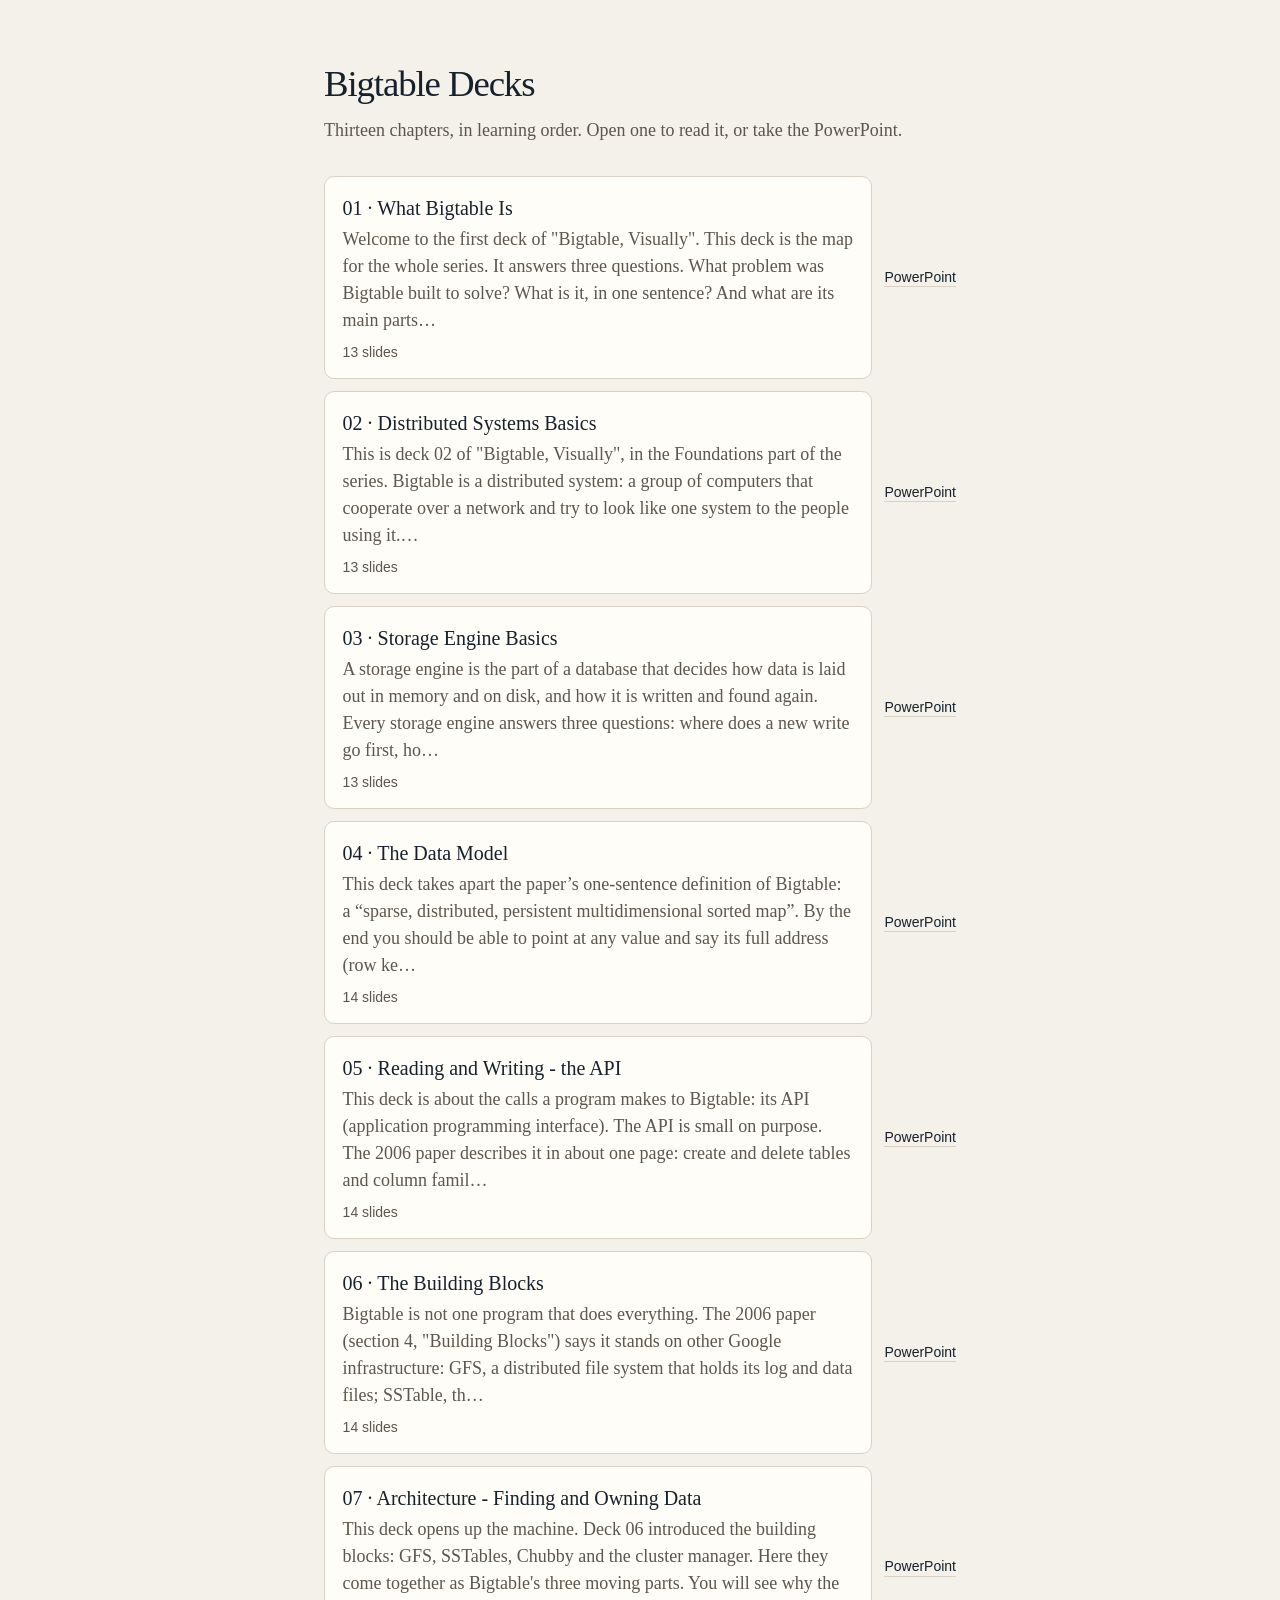
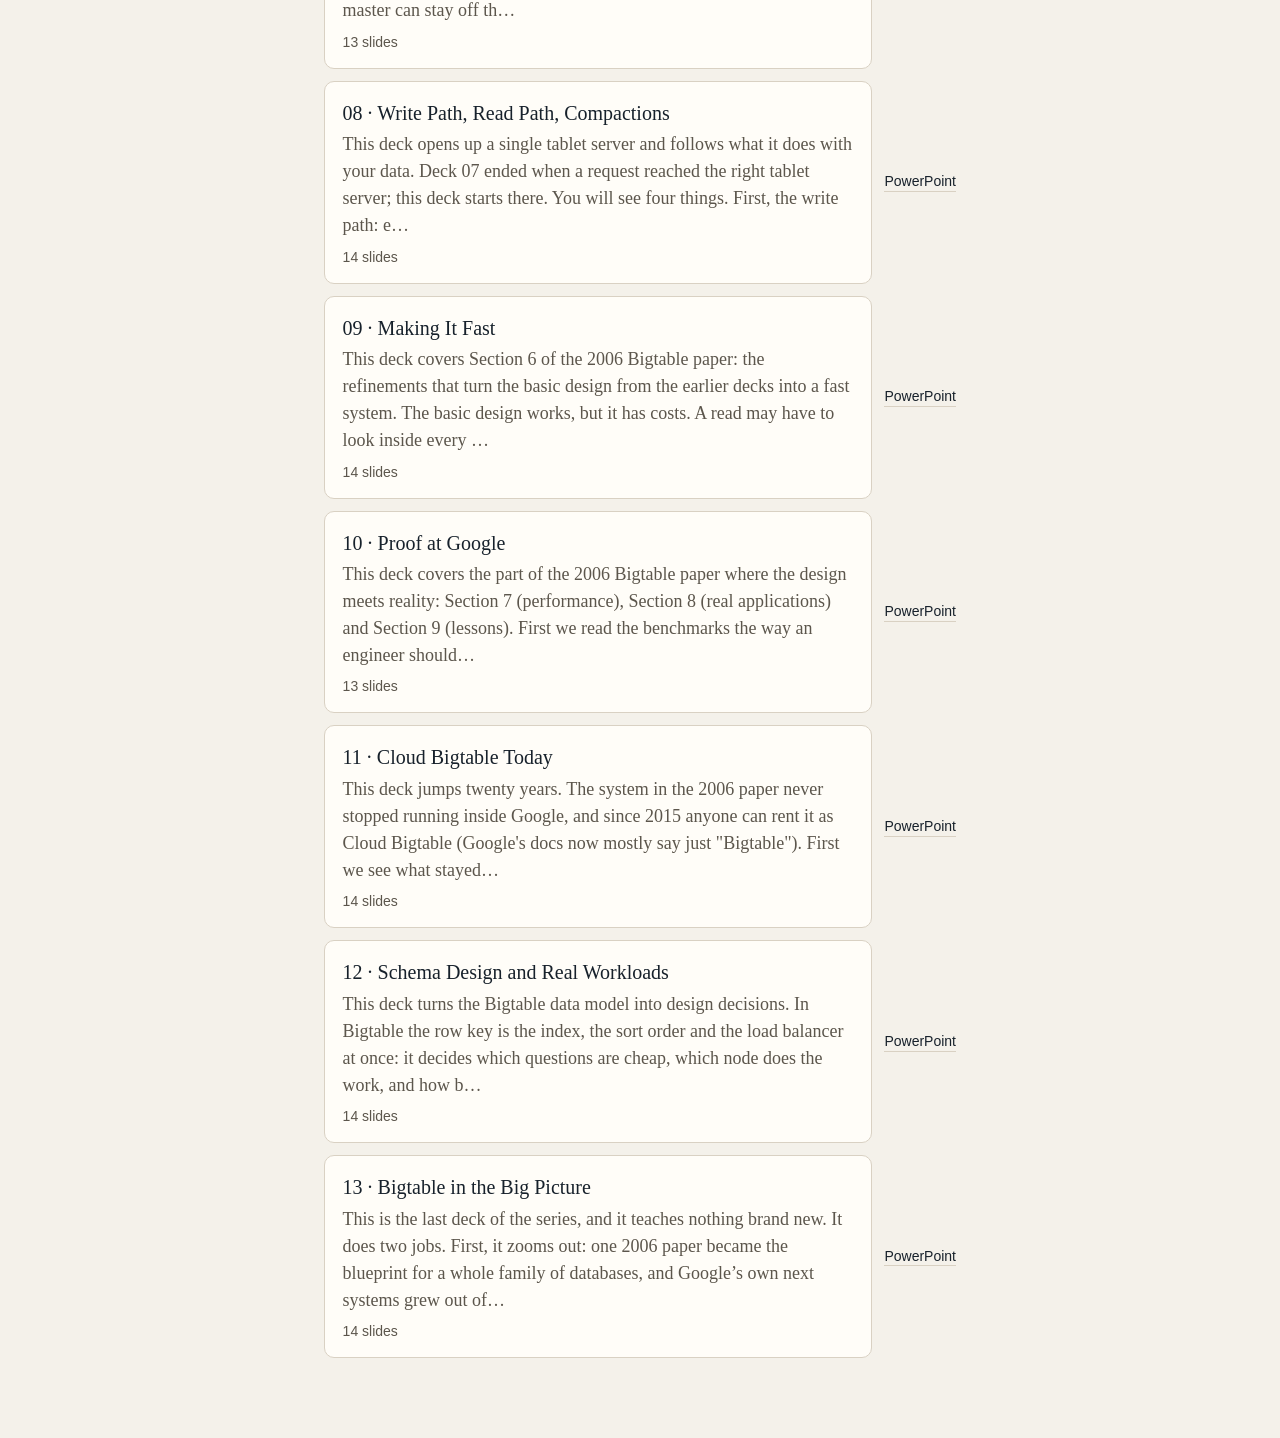
<file: index.html>
<!doctype html>
<html lang="en">
<head>
<meta charset="utf-8">
<meta name="viewport" content="width=device-width, initial-scale=1">
<title>Bigtable Decks</title>
<meta name="description" content="Thirteen chapters on Google Bigtable. Read them in the browser, or download the PowerPoint.">
<link rel="stylesheet" href="assets/site.css">
</head>
<body>
<main class="wrap">
  <h1>Bigtable Decks</h1>
  <p class="lede">Thirteen chapters, in learning order. Open one to read it, or take the PowerPoint.</p>
  <ol class="chapters">
    <li class="entry"><a class="chapter" href="chapters/01/"><h2>01 · What Bigtable Is</h2><p>Welcome to the first deck of &quot;Bigtable, Visually&quot;. This deck is the map for the whole series. It answers three questions. What problem was Bigtable built to solve? What is it, in one sentence? And what are its main parts…</p><div class="meta"><span>13 slides</span></div></a><a class="dl" href="01%20What%20Bigtable%20Is.pptx" download>PowerPoint</a></li><li class="entry"><a class="chapter" href="chapters/02/"><h2>02 · Distributed Systems Basics</h2><p>This is deck 02 of &quot;Bigtable, Visually&quot;, in the Foundations part of the series. Bigtable is a distributed system: a group of computers that cooperate over a network and try to look like one system to the people using it.…</p><div class="meta"><span>13 slides</span></div></a><a class="dl" href="02%20Distributed%20Systems%20Basics.pptx" download>PowerPoint</a></li><li class="entry"><a class="chapter" href="chapters/03/"><h2>03 · Storage Engine Basics</h2><p>A storage engine is the part of a database that decides how data is laid out in memory and on disk, and how it is written and found again. Every storage engine answers three questions: where does a new write go first, ho…</p><div class="meta"><span>13 slides</span></div></a><a class="dl" href="03%20Storage%20Engine%20Basics.pptx" download>PowerPoint</a></li><li class="entry"><a class="chapter" href="chapters/04/"><h2>04 · The Data Model</h2><p>This deck takes apart the paper’s one-sentence definition of Bigtable: a “sparse, distributed, persistent multidimensional sorted map”. By the end you should be able to point at any value and say its full address (row ke…</p><div class="meta"><span>14 slides</span></div></a><a class="dl" href="04%20The%20Data%20Model.pptx" download>PowerPoint</a></li><li class="entry"><a class="chapter" href="chapters/05/"><h2>05 · Reading and Writing - the API</h2><p>This deck is about the calls a program makes to Bigtable: its API (application programming interface). The API is small on purpose. The 2006 paper describes it in about one page: create and delete tables and column famil…</p><div class="meta"><span>14 slides</span></div></a><a class="dl" href="05%20Reading%20and%20Writing%20-%20the%20API.pptx" download>PowerPoint</a></li><li class="entry"><a class="chapter" href="chapters/06/"><h2>06 · The Building Blocks</h2><p>Bigtable is not one program that does everything. The 2006 paper (section 4, &quot;Building Blocks&quot;) says it stands on other Google infrastructure: GFS, a distributed file system that holds its log and data files; SSTable, th…</p><div class="meta"><span>14 slides</span></div></a><a class="dl" href="06%20The%20Building%20Blocks.pptx" download>PowerPoint</a></li><li class="entry"><a class="chapter" href="chapters/07/"><h2>07 · Architecture - Finding and Owning Data</h2><p>This deck opens up the machine. Deck 06 introduced the building blocks: GFS, SSTables, Chubby and the cluster manager. Here they come together as Bigtable&#x27;s three moving parts. You will see why the master can stay off th…</p><div class="meta"><span>13 slides</span></div></a><a class="dl" href="07%20Architecture%20-%20Finding%20and%20Owning%20Data.pptx" download>PowerPoint</a></li><li class="entry"><a class="chapter" href="chapters/08/"><h2>08 · Write Path, Read Path, Compactions</h2><p>This deck opens up a single tablet server and follows what it does with your data. Deck 07 ended when a request reached the right tablet server; this deck starts there.

You will see four things. First, the write path: e…</p><div class="meta"><span>14 slides</span></div></a><a class="dl" href="08%20Write%20Path,%20Read%20Path,%20Compactions.pptx" download>PowerPoint</a></li><li class="entry"><a class="chapter" href="chapters/09/"><h2>09 · Making It Fast</h2><p>This deck covers Section 6 of the 2006 Bigtable paper: the refinements that turn the basic design from the earlier decks into a fast system. The basic design works, but it has costs. A read may have to look inside every …</p><div class="meta"><span>14 slides</span></div></a><a class="dl" href="09%20Making%20It%20Fast.pptx" download>PowerPoint</a></li><li class="entry"><a class="chapter" href="chapters/10/"><h2>10 · Proof at Google</h2><p>This deck covers the part of the 2006 Bigtable paper where the design meets reality: Section 7 (performance), Section 8 (real applications) and Section 9 (lessons). First we read the benchmarks the way an engineer should…</p><div class="meta"><span>13 slides</span></div></a><a class="dl" href="10%20Proof%20at%20Google.pptx" download>PowerPoint</a></li><li class="entry"><a class="chapter" href="chapters/11/"><h2>11 · Cloud Bigtable Today</h2><p>This deck jumps twenty years. The system in the 2006 paper never stopped running inside Google, and since 2015 anyone can rent it as Cloud Bigtable (Google&#x27;s docs now mostly say just &quot;Bigtable&quot;). First we see what stayed…</p><div class="meta"><span>14 slides</span></div></a><a class="dl" href="11%20Cloud%20Bigtable%20Today.pptx" download>PowerPoint</a></li><li class="entry"><a class="chapter" href="chapters/12/"><h2>12 · Schema Design and Real Workloads</h2><p>This deck turns the Bigtable data model into design decisions. In Bigtable the row key is the index, the sort order and the load balancer at once: it decides which questions are cheap, which node does the work, and how b…</p><div class="meta"><span>14 slides</span></div></a><a class="dl" href="12%20Schema%20Design%20and%20Real%20Workloads.pptx" download>PowerPoint</a></li><li class="entry"><a class="chapter" href="chapters/13/"><h2>13 · Bigtable in the Big Picture</h2><p>This is the last deck of the series, and it teaches nothing brand new. It does two jobs. First, it zooms out: one 2006 paper became the blueprint for a whole family of databases, and Google’s own next systems grew out of…</p><div class="meta"><span>14 slides</span></div></a><a class="dl" href="13%20Bigtable%20in%20the%20Big%20Picture.pptx" download>PowerPoint</a></li>
  </ol>
</main>
</body>
</html>
</file>
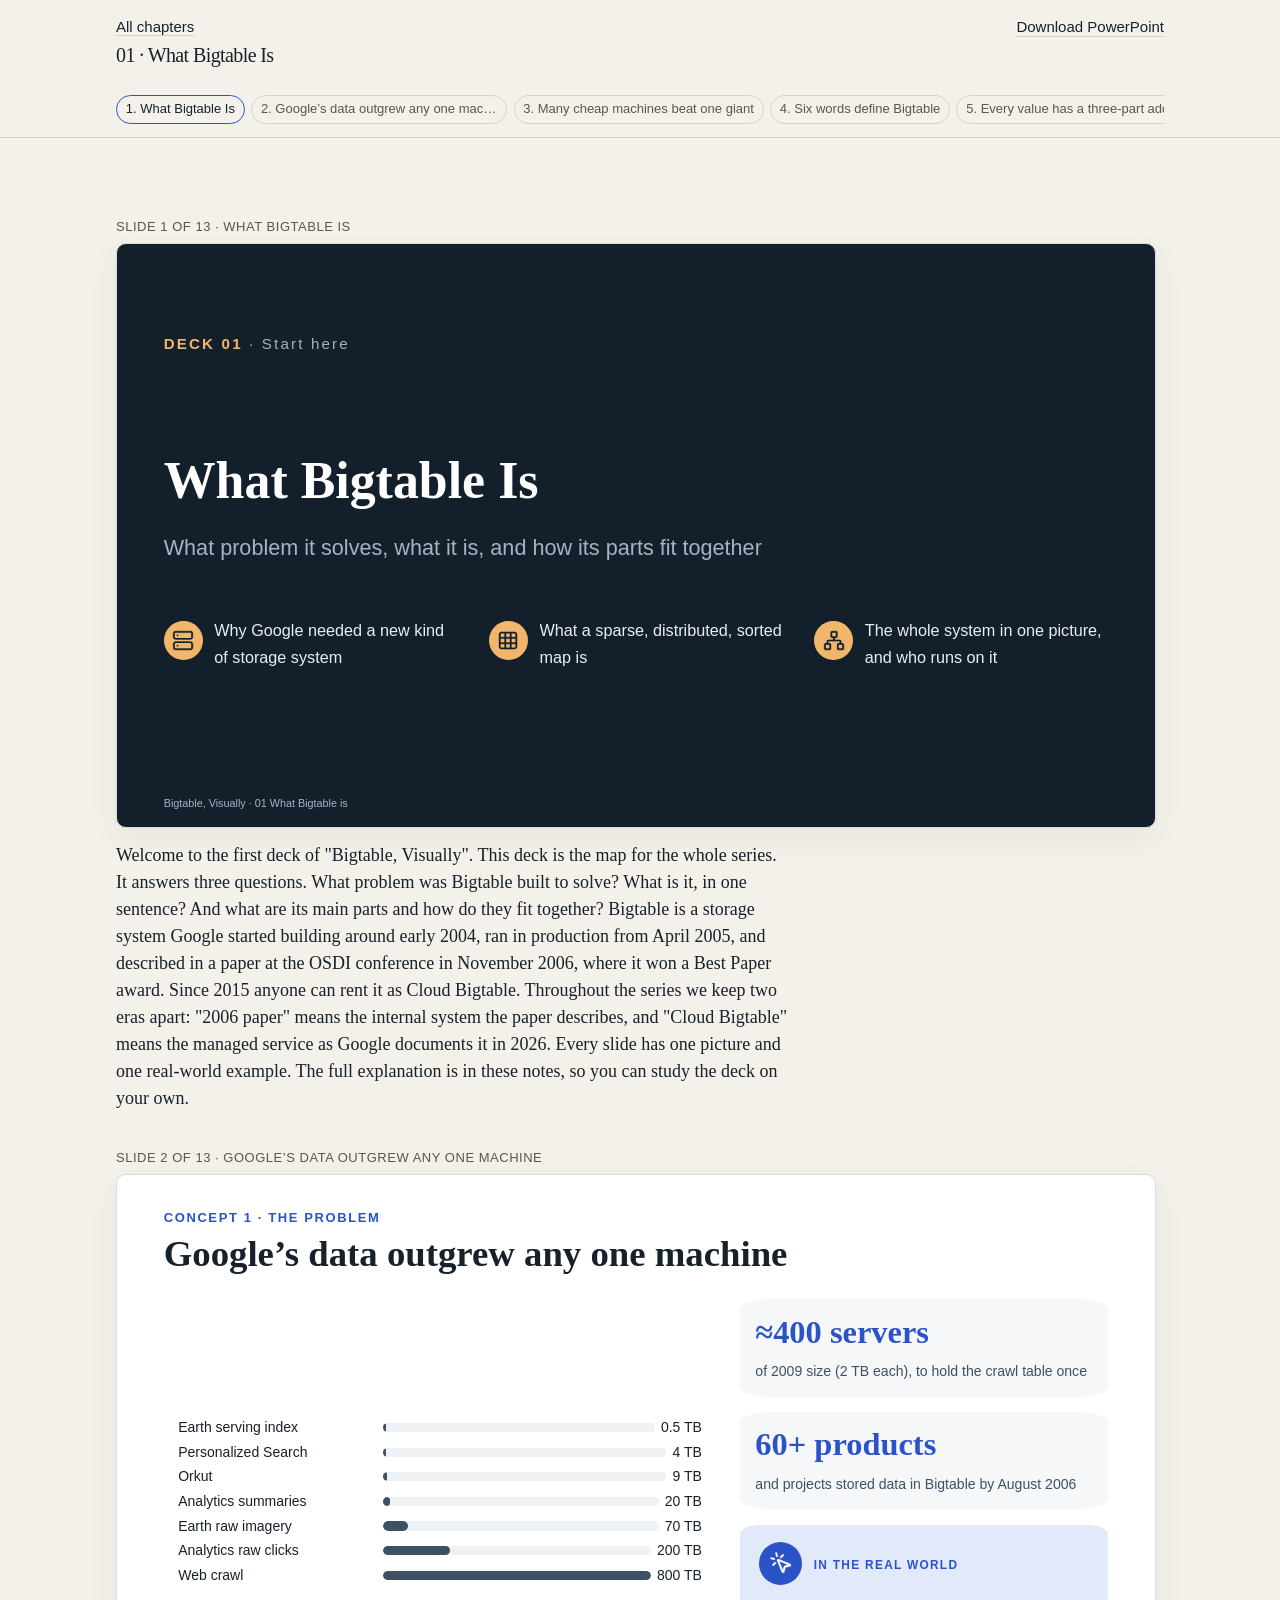
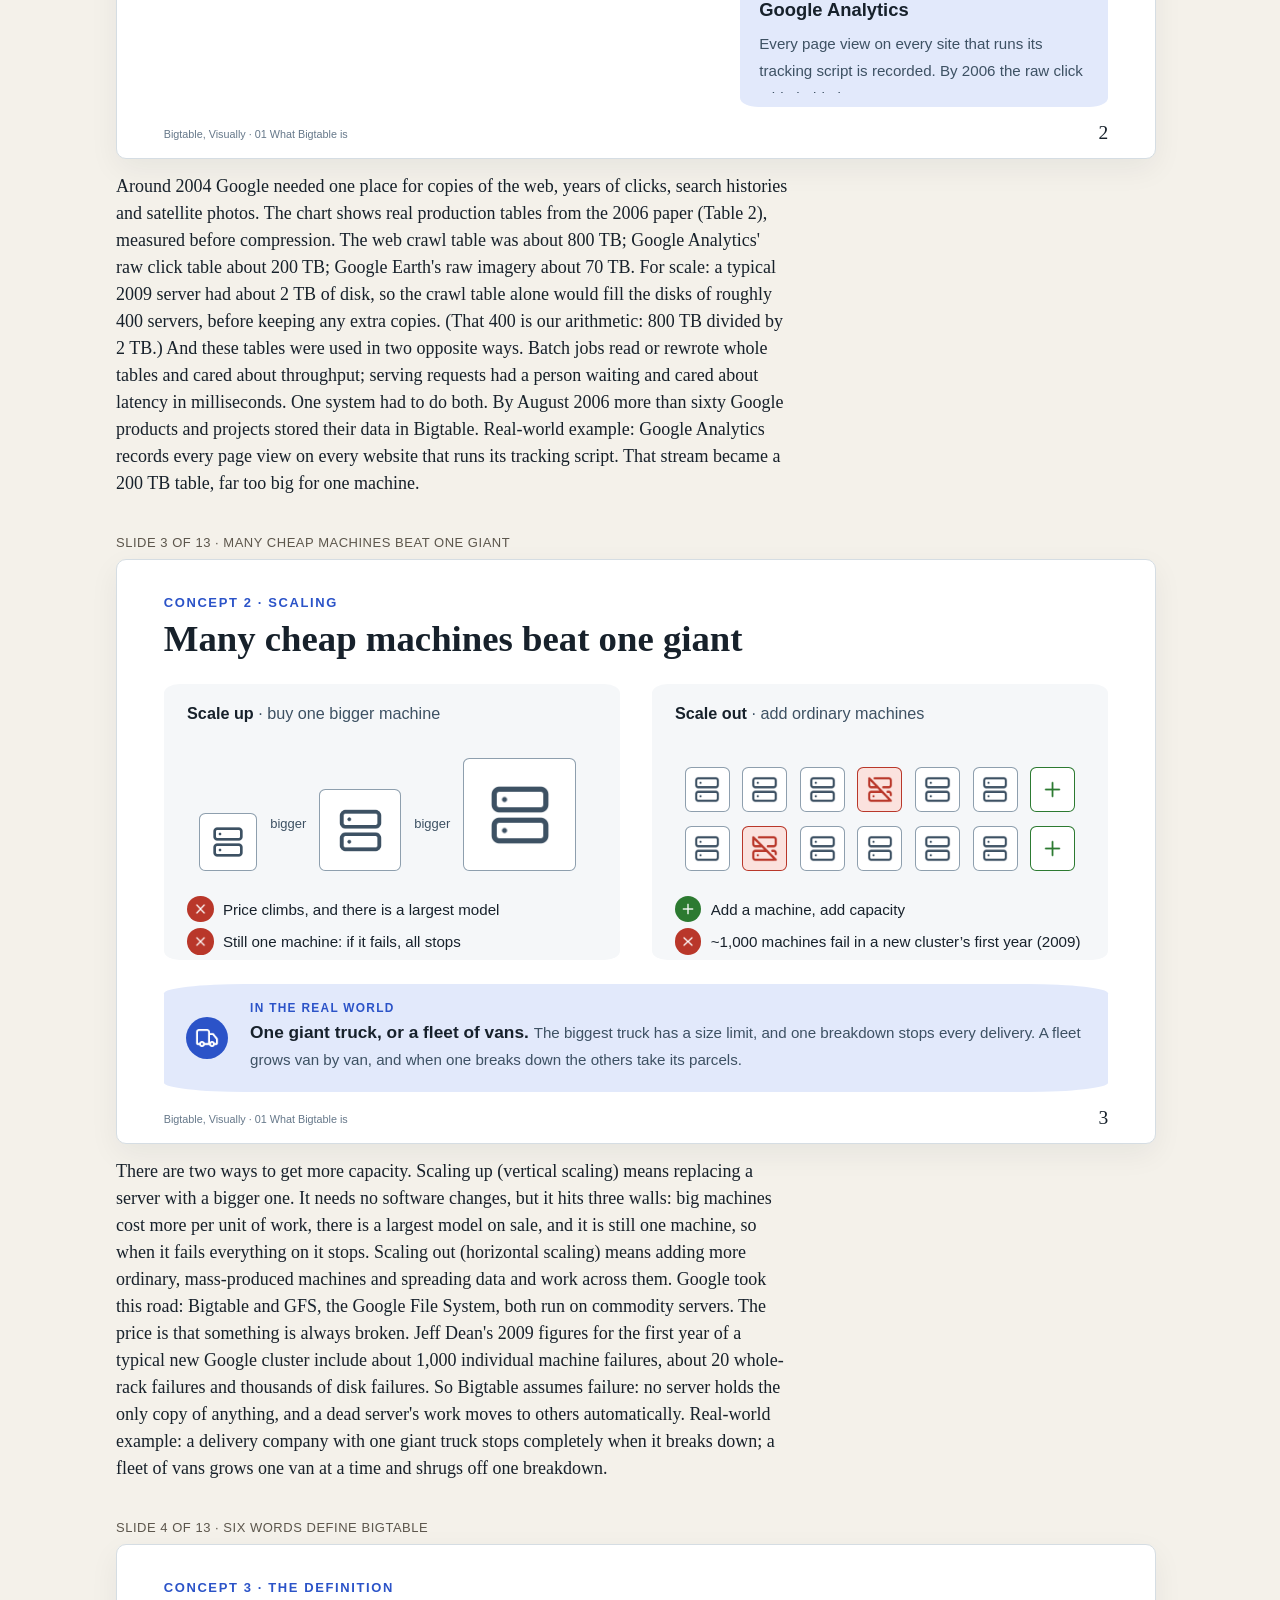
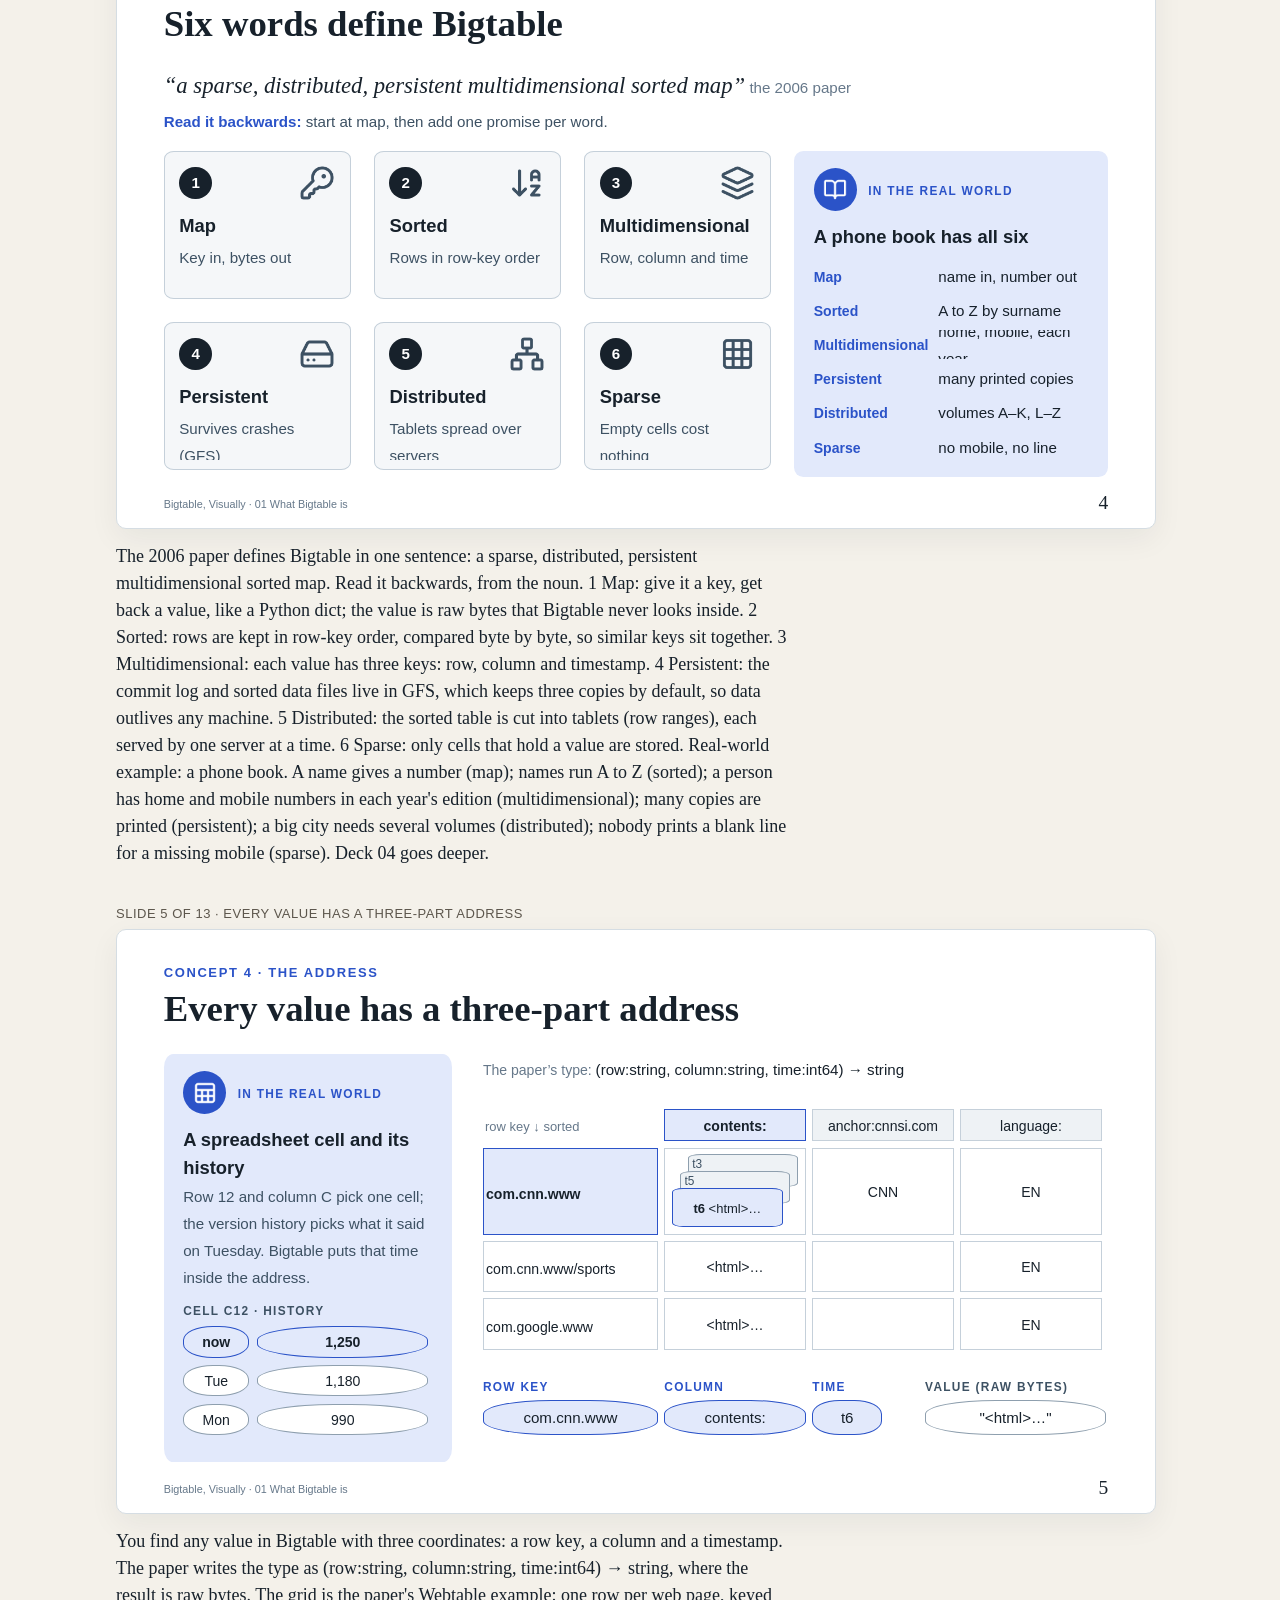
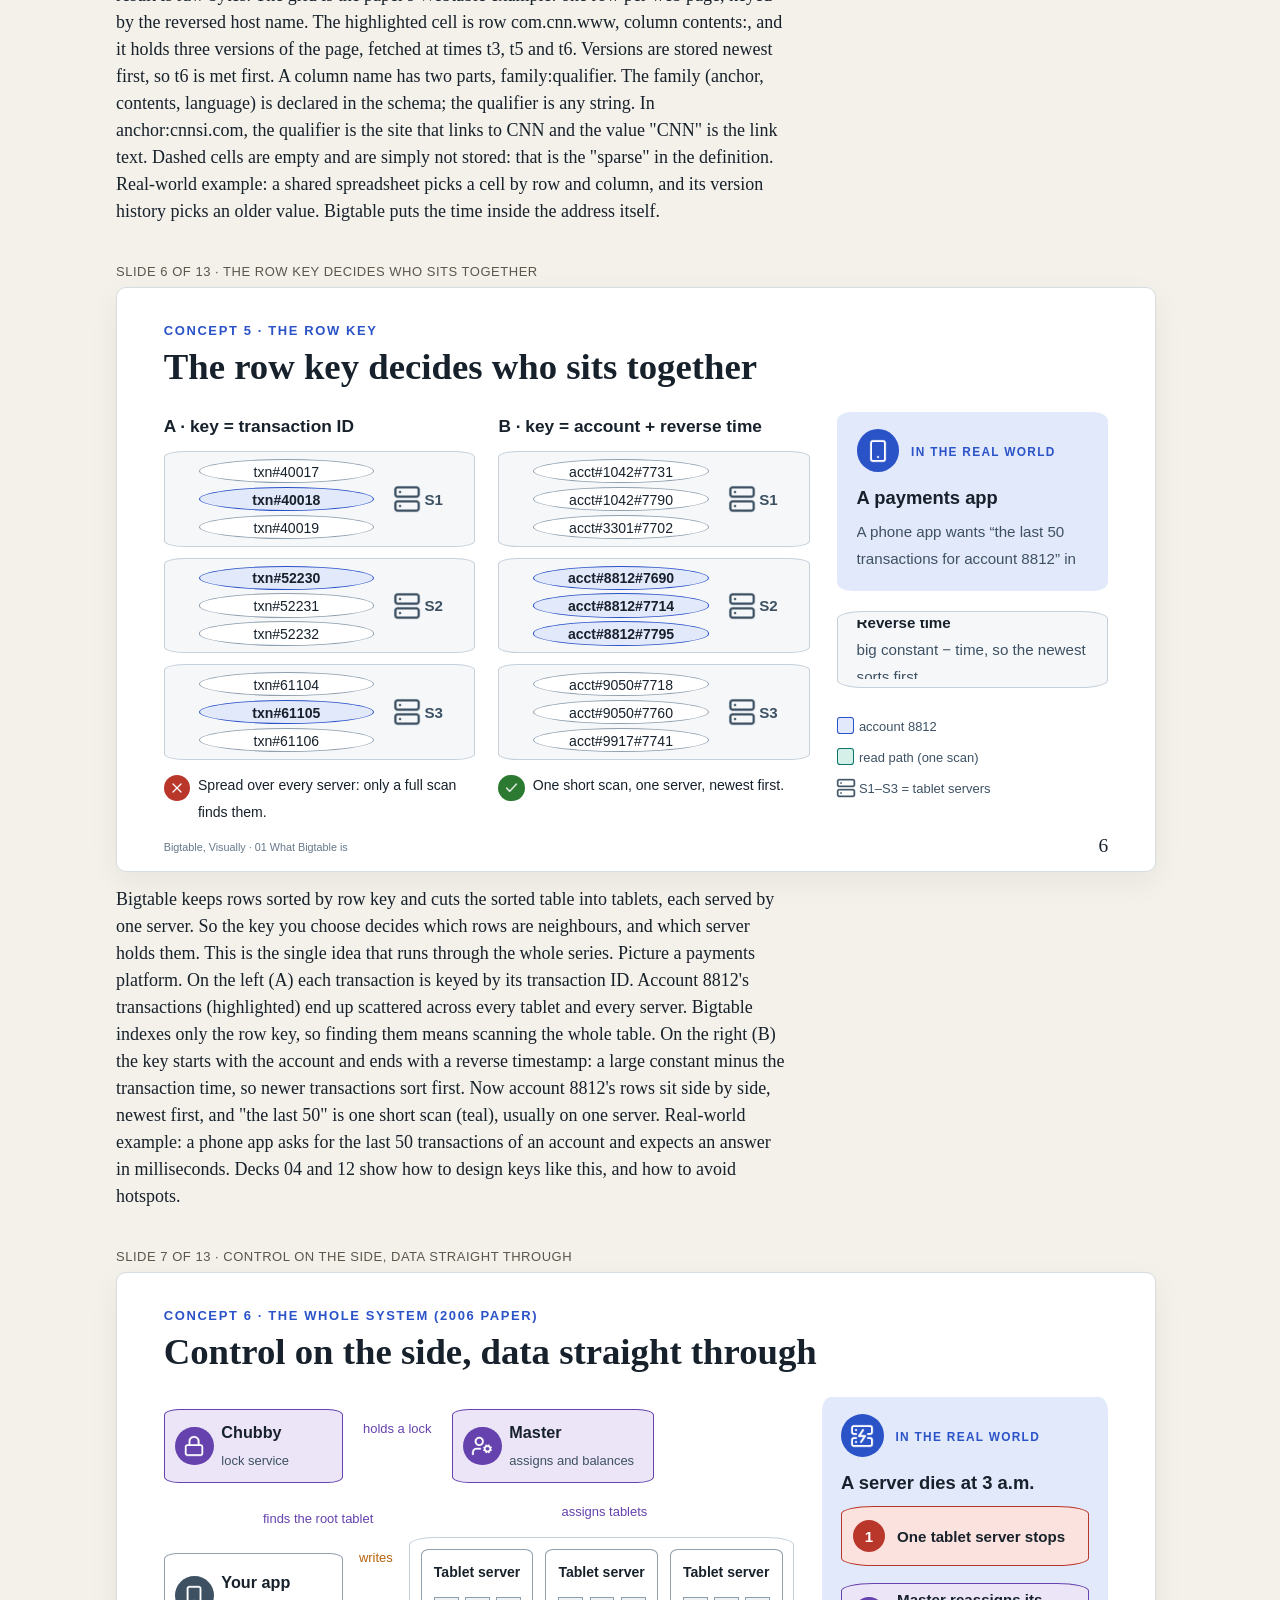
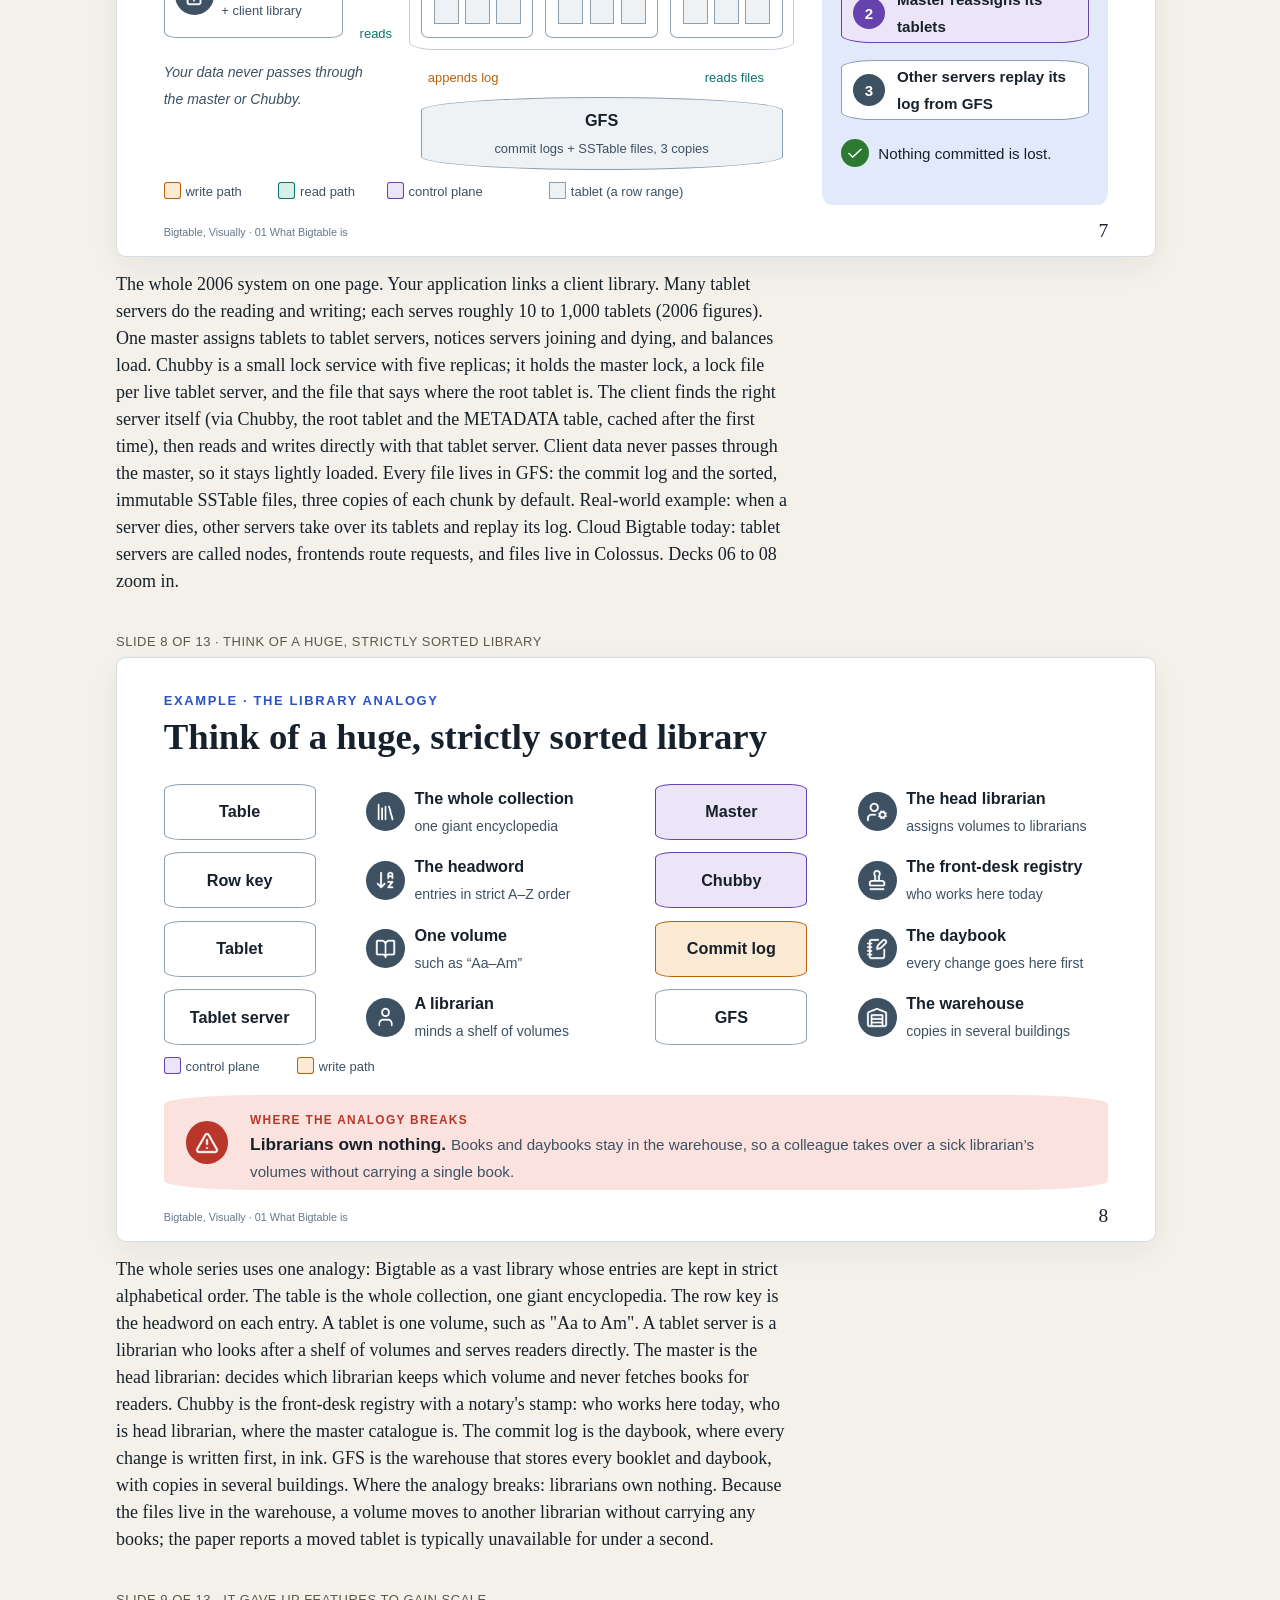
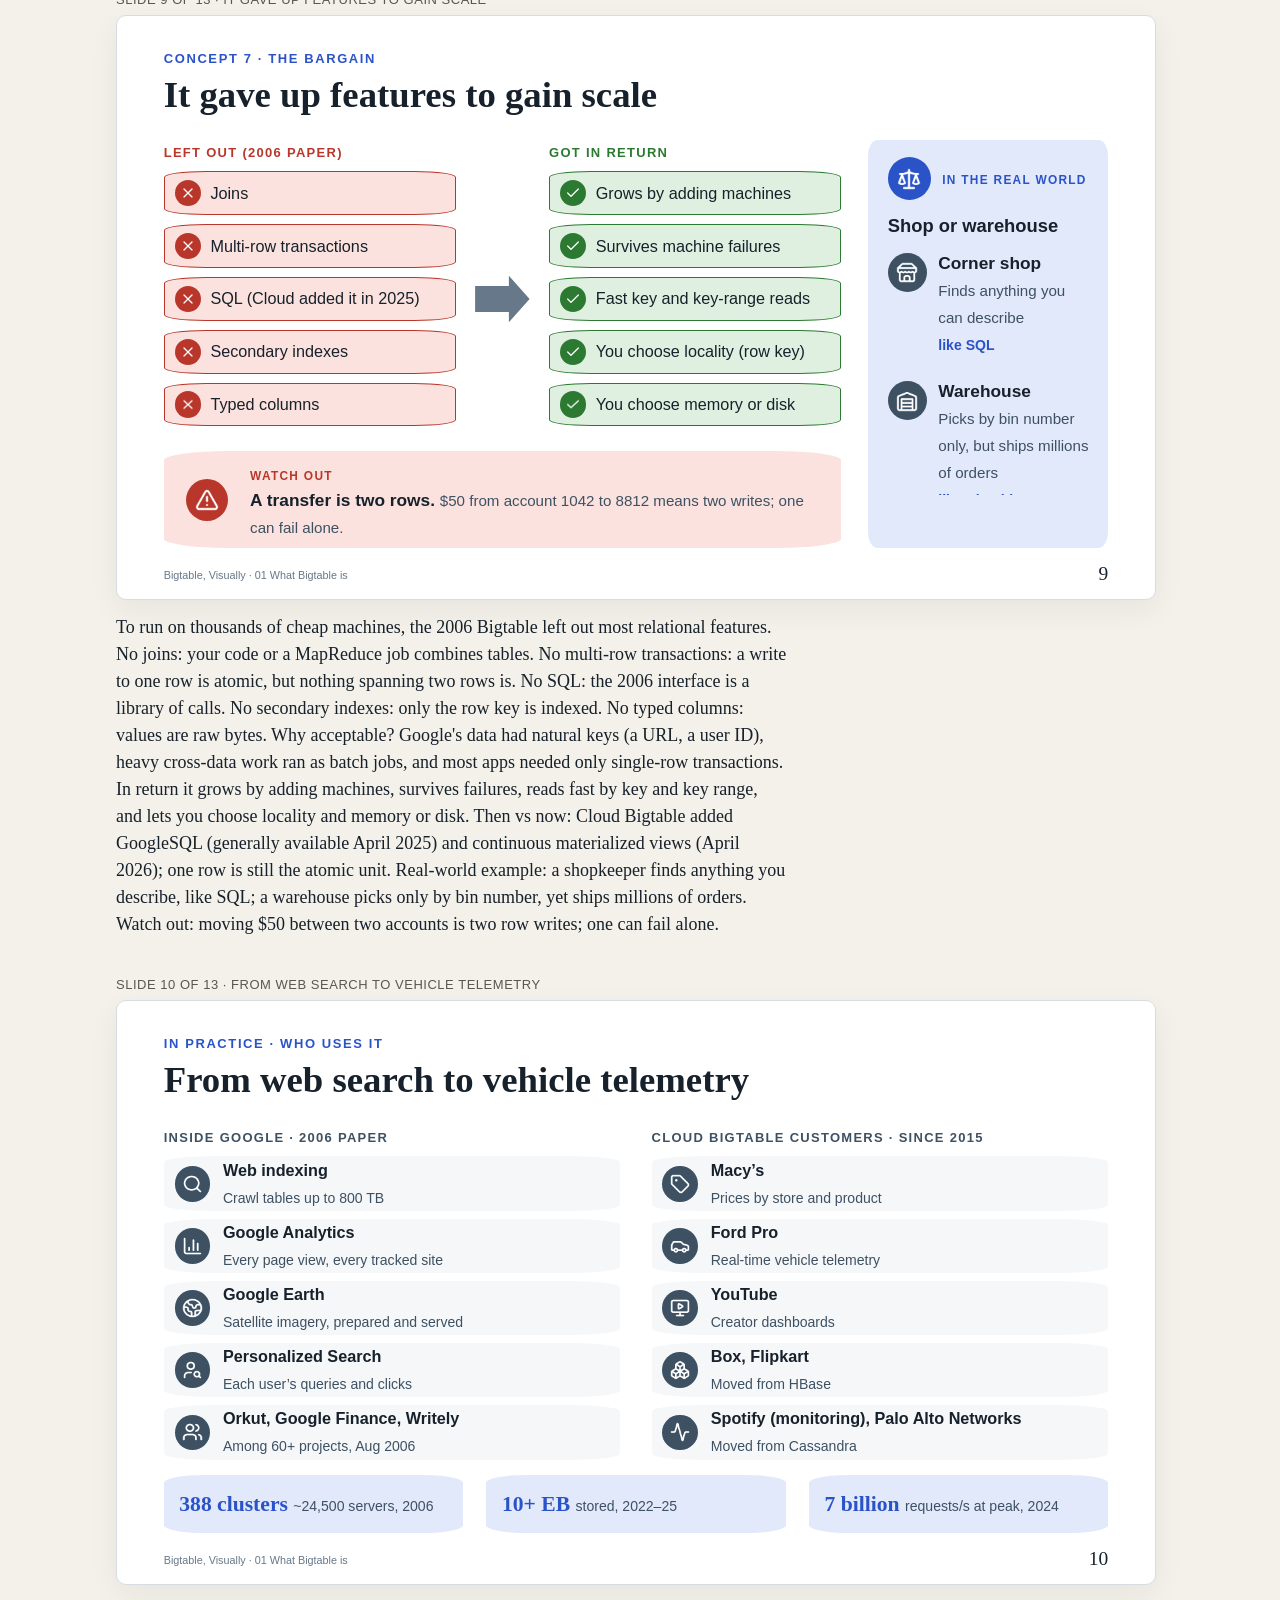
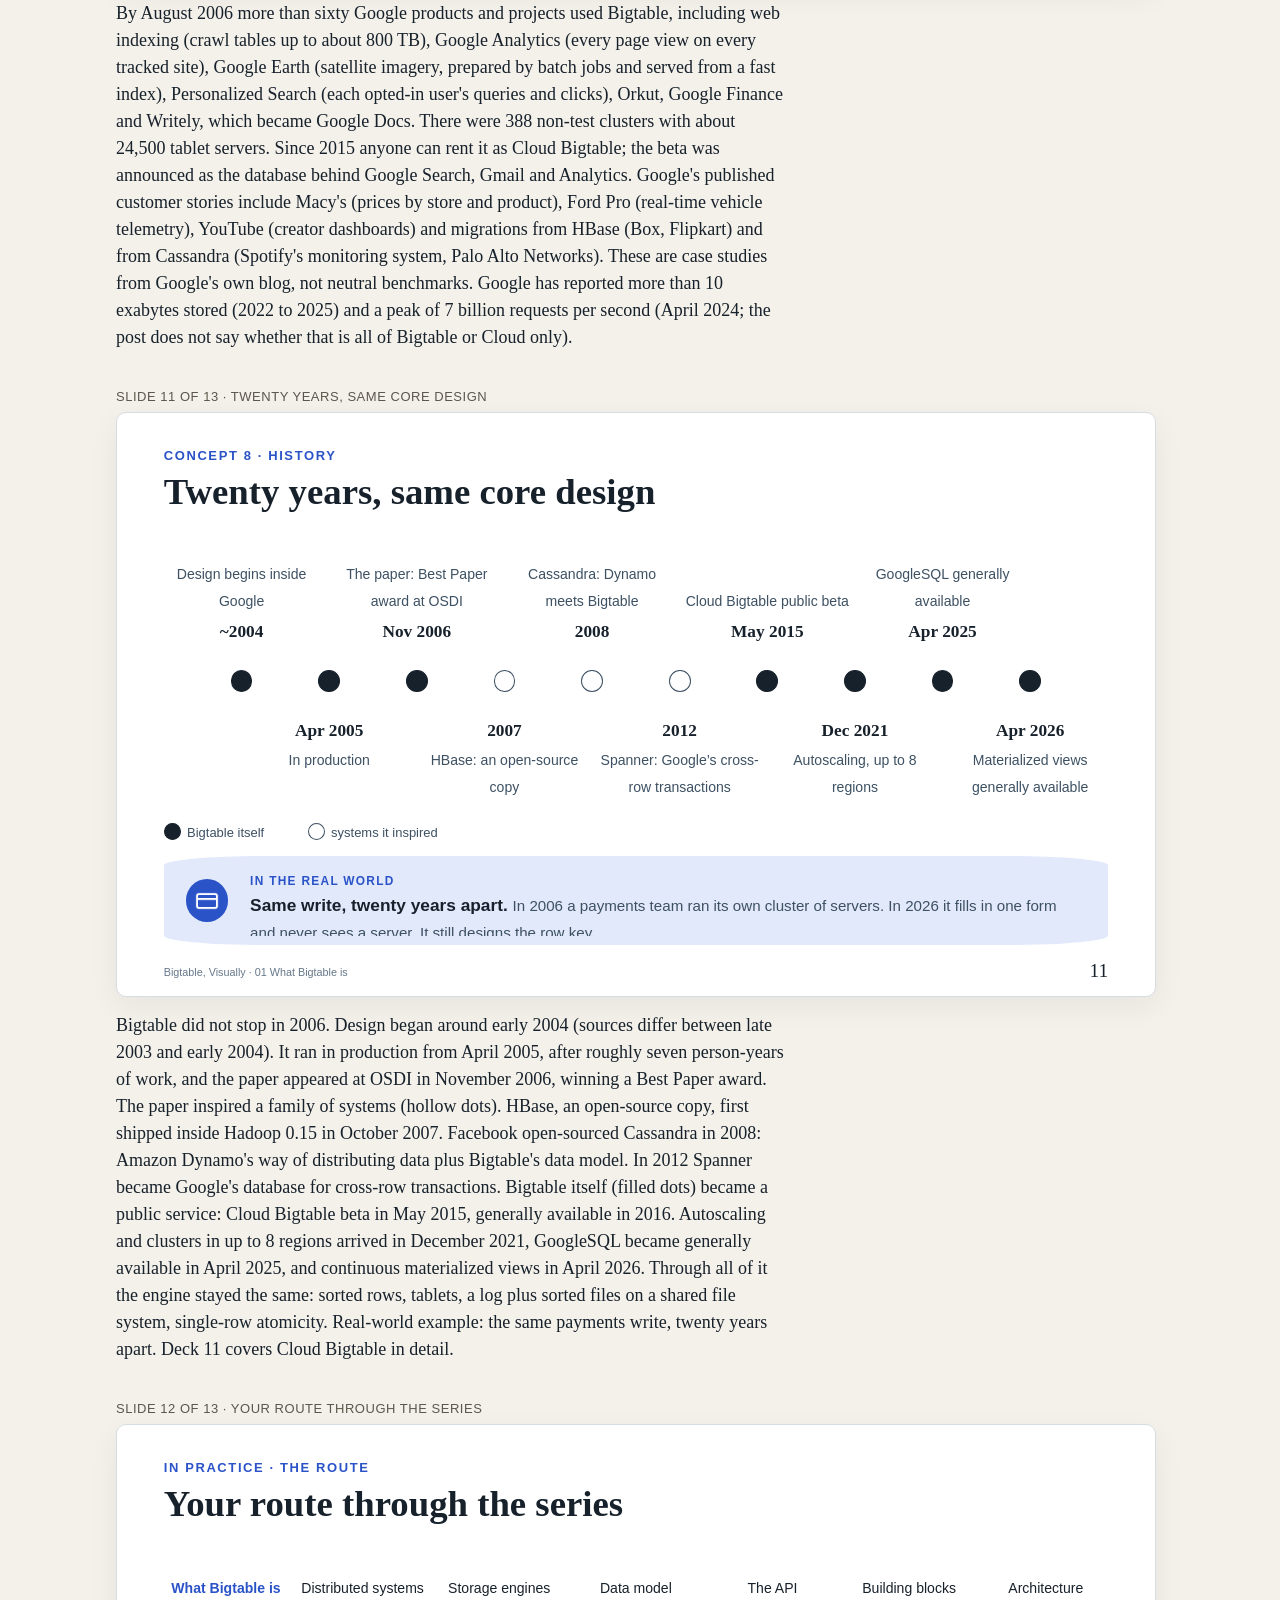
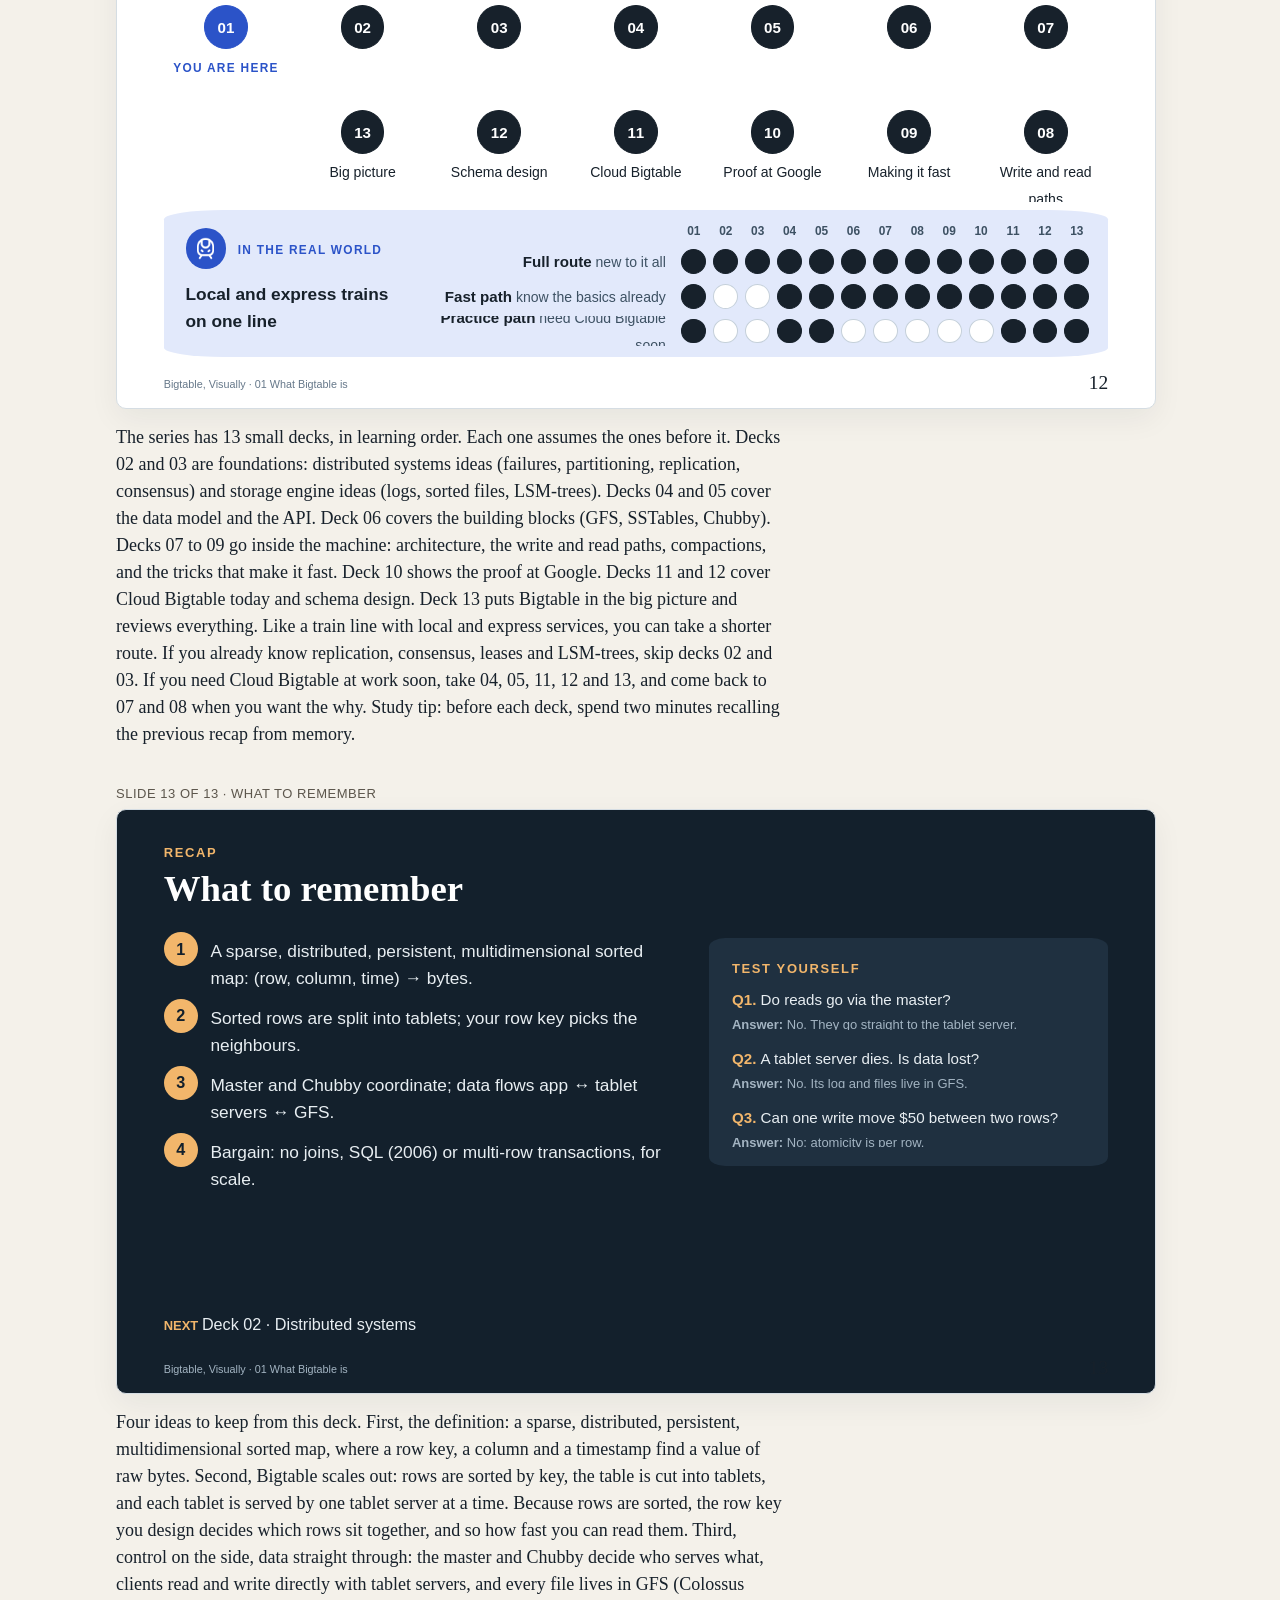
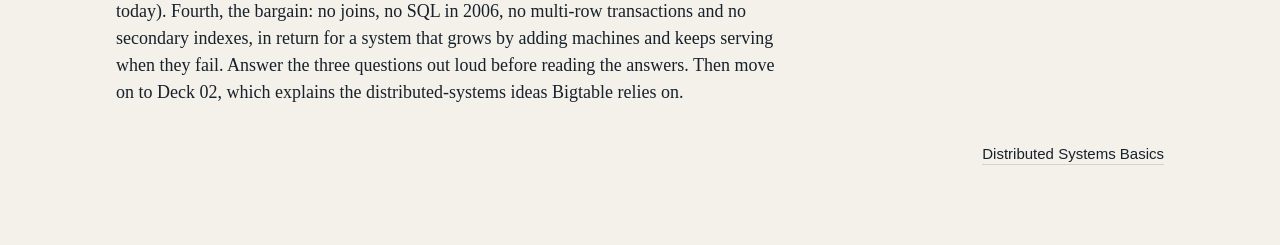
<file: chapters/01/index.html>
<!doctype html>
<html lang="en">
<head>
<meta charset="utf-8">
<meta name="viewport" content="width=device-width, initial-scale=1">
<title>01 What Bigtable Is · Bigtable Decks</title>
<meta name="description" content="What Bigtable Is, a chapter of Bigtable, Visually.">
<link rel="stylesheet" href="../../assets/site.css">
</head>
<body>
<header class="top">
  <div class="wrap">
    <div class="top-row">
      <div>
        <a class="nav" href="../../">All chapters</a>
        <h1>01 · What Bigtable Is</h1>
      </div>
      <div class="actions">
        <a class="nav" href="../../01%20What%20Bigtable%20Is.pptx" download>Download PowerPoint</a>
      </div>
    </div>
    <ol class="toc"><li><a href="#s1">1. What Bigtable Is</a></li><li><a href="#s2">2. Google’s data outgrew any one machine</a></li><li><a href="#s3">3. Many cheap machines beat one giant</a></li><li><a href="#s4">4. Six words define Bigtable</a></li><li><a href="#s5">5. Every value has a three-part address</a></li><li><a href="#s6">6. The row key decides who sits together</a></li><li><a href="#s7">7. Control on the side, data straight through</a></li><li><a href="#s8">8. Think of a huge, strictly sorted library</a></li><li><a href="#s9">9. It gave up features to gain scale</a></li><li><a href="#s10">10. From web search to vehicle telemetry</a></li><li><a href="#s11">11. Twenty years, same core design</a></li><li><a href="#s12">12. Your route through the series</a></li><li><a href="#s13">13. What to remember</a></li></ol>
  </div>
</header>
<main class="wrap chapter-body">
  <section class="slide" id="s1"><p class="slabel">Slide 1 of 13 · What Bigtable Is</p><div class="stage" style="background:#13202C"><div class="shape" style="left:4.500%;top:93.600%;width:60.000%;height:4.000%;"><div class="txt" style="justify-content:center;padding:0.000cqi 0.000cqi 0.000cqi 0.000cqi"><p style="text-align:left;"><span style="font-size:1.042cqi;font-family:Calibri,'Segoe UI',sans-serif;color:#A3B4C2">Bigtable, Visually  ·  01  What Bigtable is</span></p></div></div><div class="shape" style="left:4.500%;top:27.333%;width:84.750%;height:20.000%;"><div class="txt" style="justify-content:flex-end;padding:0.000cqi 0.000cqi 0.000cqi 0.000cqi"><p style="text-align:left;"><span style="font-size:5.000cqi;font-weight:700;font-family:Cambria,Georgia,serif;color:#FFFFFF">What Bigtable Is</span></p></div></div><div class="shape" style="left:4.500%;top:49.333%;width:78.750%;height:12.000%;"><div class="txt" style="justify-content:flex-start;padding:0.000cqi 0.000cqi 0.000cqi 0.000cqi"><p style="text-align:left;"><span style="font-size:2.083cqi;font-family:Calibri,'Segoe UI',sans-serif;color:#A3B4C2">What problem it solves, what it is, and how its parts fit together</span></p></div></div><div class="shape" style="left:4.500%;top:14.000%;width:67.500%;height:6.000%;"><div class="txt" style="justify-content:center;padding:0.000cqi 0.000cqi 0.000cqi 0.000cqi"><p style="text-align:left;"><span style="font-size:1.458cqi;font-weight:700;letter-spacing:0.208cqi;font-family:Calibri,'Segoe UI',sans-serif;color:#F2B66B">DECK 01</span><span style="font-size:1.458cqi;letter-spacing:0.208cqi;font-family:Calibri,'Segoe UI',sans-serif;color:#A3B4C2">   ·   Start here</span></p></div></div><div class="shape" style="left:4.500%;top:64.667%;width:3.750%;height:6.667%;background:#F2B66B;border-radius:50%"></div><div class="shape" style="left:5.325%;top:66.133%;width:2.100%;height:3.733%;"><img alt="" src="../../media/01/image-1-1.png"></div><div class="shape" style="left:9.375%;top:64.000%;width:23.457%;height:16.000%;"><div class="txt" style="justify-content:flex-start;padding:0.000cqi 0.000cqi 0.000cqi 0.000cqi"><p style="text-align:left;"><span style="font-size:1.562cqi;font-family:Calibri,'Segoe UI',sans-serif;color:#E8EEF2">Why Google needed a new kind of storage system</span></p></div></div><div class="shape" style="left:35.832%;top:64.667%;width:3.750%;height:6.667%;background:#F2B66B;border-radius:50%"></div><div class="shape" style="left:36.657%;top:66.133%;width:2.100%;height:3.733%;"><img alt="" src="../../media/01/image-1-2.png"></div><div class="shape" style="left:40.707%;top:64.000%;width:23.457%;height:16.000%;"><div class="txt" style="justify-content:flex-start;padding:0.000cqi 0.000cqi 0.000cqi 0.000cqi"><p style="text-align:left;"><span style="font-size:1.562cqi;font-family:Calibri,'Segoe UI',sans-serif;color:#E8EEF2">What a sparse, distributed, sorted map is</span></p></div></div><div class="shape" style="left:67.165%;top:64.667%;width:3.750%;height:6.667%;background:#F2B66B;border-radius:50%"></div><div class="shape" style="left:67.990%;top:66.133%;width:2.100%;height:3.733%;"><img alt="" src="../../media/01/image-1-3.png"></div><div class="shape" style="left:72.040%;top:64.000%;width:23.457%;height:16.000%;"><div class="txt" style="justify-content:flex-start;padding:0.000cqi 0.000cqi 0.000cqi 0.000cqi"><p style="text-align:left;"><span style="font-size:1.562cqi;font-family:Calibri,'Segoe UI',sans-serif;color:#E8EEF2">The whole system in one picture, and who runs on it</span></p></div></div></div><div class="notes"><p>Welcome to the first deck of &quot;Bigtable, Visually&quot;. This deck is the map for the whole series. It answers three questions. What problem was Bigtable built to solve? What is it, in one sentence? And what are its main parts and how do they fit together? Bigtable is a storage system Google started building around early 2004, ran in production from April 2005, and described in a paper at the OSDI conference in November 2006, where it won a Best Paper award. Since 2015 anyone can rent it as Cloud Bigtable. Throughout the series we keep two eras apart: &quot;2006 paper&quot; means the internal system the paper describes, and &quot;Cloud Bigtable&quot; means the managed service as Google documents it in 2026. Every slide has one picture and one real-world example. The full explanation is in these notes, so you can study the deck on your own.</p></div></section><section class="slide" id="s2"><p class="slabel">Slide 2 of 13 · Google’s data outgrew any one machine</p><div class="stage" style="background:#FFFFFF"><div class="shape" style="left:4.500%;top:93.600%;width:60.000%;height:4.000%;"><div class="txt" style="justify-content:center;padding:0.000cqi 0.000cqi 0.000cqi 0.000cqi"><p style="text-align:left;"><span style="font-size:1.042cqi;font-family:Calibri,'Segoe UI',sans-serif;color:#66788A">Bigtable, Visually  ·  01  What Bigtable is</span></p></div></div><div class="shape" style="left:4.500%;top:5.067%;width:90.997%;height:4.000%;"><div class="txt" style="justify-content:center;padding:0.000cqi 0.000cqi 0.000cqi 0.000cqi"><p style="text-align:left;"><span style="font-size:1.250cqi;font-weight:700;letter-spacing:0.156cqi;font-family:Calibri,'Segoe UI',sans-serif;color:#2B53C8">CONCEPT 1 · THE PROBLEM</span></p></div></div><div class="shape" style="left:4.500%;top:8.267%;width:90.997%;height:10.400%;"><div class="txt" style="justify-content:center;padding:0.000cqi 0.000cqi 0.000cqi 0.000cqi"><p style="text-align:left;"><span style="font-size:3.542cqi;font-weight:700;font-family:Cambria,Georgia,serif;color:#17212B">Google’s data outgrew any one machine</span></p></div></div><div class="shape" style="left:4.500%;top:21.333%;width:53.250%;height:69.333%;"><div class="chart" style="font-size:1.35cqi"><div class="bar-row"><span class="cat">Earth serving index</span><span class="track" style="height:0.9cqi"><span class="bar" style="width:0.80%;background:#3D5163"></span></span><span>0.5 TB</span></div><div class="bar-row"><span class="cat">Personalized Search</span><span class="track" style="height:0.9cqi"><span class="bar" style="width:0.80%;background:#3D5163"></span></span><span>4 TB</span></div><div class="bar-row"><span class="cat">Orkut</span><span class="track" style="height:0.9cqi"><span class="bar" style="width:1.12%;background:#3D5163"></span></span><span>9 TB</span></div><div class="bar-row"><span class="cat">Analytics summaries</span><span class="track" style="height:0.9cqi"><span class="bar" style="width:2.50%;background:#3D5163"></span></span><span>20 TB</span></div><div class="bar-row"><span class="cat">Earth raw imagery</span><span class="track" style="height:0.9cqi"><span class="bar" style="width:8.75%;background:#3D5163"></span></span><span>70 TB</span></div><div class="bar-row"><span class="cat">Analytics raw clicks</span><span class="track" style="height:0.9cqi"><span class="bar" style="width:25.00%;background:#3D5163"></span></span><span>200 TB</span></div><div class="bar-row"><span class="cat">Web crawl</span><span class="track" style="height:0.9cqi"><span class="bar" style="width:100.00%;background:#3D5163"></span></span><span>800 TB</span></div></div></div><div class="shape" style="left:60.000%;top:21.333%;width:35.497%;height:16.667%;background:#F5F7F9;border-radius:9.60%"></div><div class="shape" style="left:61.500%;top:23.333%;width:32.497%;height:7.222%;"><div class="txt" style="justify-content:center;padding:0.000cqi 0.000cqi 0.000cqi 0.000cqi"><p style="text-align:left;"><span style="font-size:3.125cqi;font-weight:700;font-family:Cambria,Georgia,serif;color:#2B53C8">≈400 servers</span></p></div></div><div class="shape" style="left:61.500%;top:31.222%;width:32.497%;height:4.778%;"><div class="txt" style="justify-content:flex-start;padding:0.000cqi 0.000cqi 0.000cqi 0.000cqi"><p style="text-align:left;"><span style="font-size:1.354cqi;font-family:Calibri,'Segoe UI',sans-serif;color:#3D5163">of 2009 size (2 TB each), to hold the crawl table once</span></p></div></div><div class="shape" style="left:60.000%;top:40.667%;width:35.497%;height:16.667%;background:#F5F7F9;border-radius:9.60%"></div><div class="shape" style="left:61.500%;top:42.667%;width:32.497%;height:7.222%;"><div class="txt" style="justify-content:center;padding:0.000cqi 0.000cqi 0.000cqi 0.000cqi"><p style="text-align:left;"><span style="font-size:3.125cqi;font-weight:700;font-family:Cambria,Georgia,serif;color:#2B53C8">60+ products</span></p></div></div><div class="shape" style="left:61.500%;top:50.556%;width:32.497%;height:4.778%;"><div class="txt" style="justify-content:flex-start;padding:0.000cqi 0.000cqi 0.000cqi 0.000cqi"><p style="text-align:left;"><span style="font-size:1.354cqi;font-family:Calibri,'Segoe UI',sans-serif;color:#3D5163">and projects stored data in Bigtable by August 2006</span></p></div></div><div class="shape" style="left:60.000%;top:60.000%;width:35.497%;height:31.333%;background:#E2E9FB;border-radius:5.11%"></div><div class="shape" style="left:61.875%;top:62.933%;width:4.125%;height:7.333%;background:#2B53C8;border-radius:50%"></div><div class="shape" style="left:62.782%;top:64.547%;width:2.310%;height:4.107%;"><img alt="" src="../../media/01/image-2-1.png"></div><div class="shape" style="left:67.125%;top:64.600%;width:26.497%;height:4.000%;"><div class="txt" style="justify-content:center;padding:0.000cqi 0.000cqi 0.000cqi 0.000cqi"><p style="text-align:left;"><span style="font-size:1.146cqi;font-weight:700;letter-spacing:0.125cqi;font-family:Calibri,'Segoe UI',sans-serif;color:#2B53C8">IN THE REAL WORLD</span></p></div></div><div class="shape" style="left:61.875%;top:72.267%;width:31.747%;height:5.002%;"><div class="txt" style="justify-content:flex-start;padding:0.000cqi 0.000cqi 0.000cqi 0.000cqi"><p style="text-align:left;"><span style="font-size:1.771cqi;font-weight:700;font-family:Calibri,'Segoe UI',sans-serif;color:#17212B">Google Analytics</span></p></div></div><div class="shape" style="left:61.875%;top:78.069%;width:31.747%;height:10.865%;"><div class="txt" style="justify-content:flex-start;padding:0.000cqi 0.000cqi 0.000cqi 0.000cqi"><p style="text-align:left;"><span style="font-size:1.458cqi;font-family:Calibri,'Segoe UI',sans-serif;color:#3D5163">Every page view on every site that runs its tracking script is recorded. By 2006 the raw click table held about 200 TB.</span></p></div></div><div class="shape" style="left:89.497%;top:93.600%;width:6.000%;height:4.000%;"><div class="txt" style="justify-content:center;padding:0.000cqi 0.000cqi 0.000cqi 0.000cqi"><p style="text-align:right;"><span style="font-size:1.875cqi">2</span></p></div></div></div><div class="notes"><p>Around 2004 Google needed one place for copies of the web, years of clicks, search histories and satellite photos. The chart shows real production tables from the 2006 paper (Table 2), measured before compression. The web crawl table was about 800 TB; Google Analytics&#x27; raw click table about 200 TB; Google Earth&#x27;s raw imagery about 70 TB. For scale: a typical 2009 server had about 2 TB of disk, so the crawl table alone would fill the disks of roughly 400 servers, before keeping any extra copies. (That 400 is our arithmetic: 800 TB divided by 2 TB.) And these tables were used in two opposite ways. Batch jobs read or rewrote whole tables and cared about throughput; serving requests had a person waiting and cared about latency in milliseconds. One system had to do both. By August 2006 more than sixty Google products and projects stored their data in Bigtable. Real-world example: Google Analytics records every page view on every website that runs its tracking script. That stream became a 200 TB table, far too big for one machine.</p></div></section><section class="slide" id="s3"><p class="slabel">Slide 3 of 13 · Many cheap machines beat one giant</p><div class="stage" style="background:#FFFFFF"><div class="shape" style="left:4.500%;top:93.600%;width:60.000%;height:4.000%;"><div class="txt" style="justify-content:center;padding:0.000cqi 0.000cqi 0.000cqi 0.000cqi"><p style="text-align:left;"><span style="font-size:1.042cqi;font-family:Calibri,'Segoe UI',sans-serif;color:#66788A">Bigtable, Visually  ·  01  What Bigtable is</span></p></div></div><div class="shape" style="left:4.500%;top:5.067%;width:90.997%;height:4.000%;"><div class="txt" style="justify-content:center;padding:0.000cqi 0.000cqi 0.000cqi 0.000cqi"><p style="text-align:left;"><span style="font-size:1.250cqi;font-weight:700;letter-spacing:0.156cqi;font-family:Calibri,'Segoe UI',sans-serif;color:#2B53C8">CONCEPT 2 · SCALING</span></p></div></div><div class="shape" style="left:4.500%;top:8.267%;width:90.997%;height:10.400%;"><div class="txt" style="justify-content:center;padding:0.000cqi 0.000cqi 0.000cqi 0.000cqi"><p style="text-align:left;"><span style="font-size:3.542cqi;font-weight:700;font-family:Cambria,Georgia,serif;color:#17212B">Many cheap machines beat one giant</span></p></div></div><div class="shape" style="left:4.500%;top:21.333%;width:43.999%;height:47.333%;background:#F5F7F9;border-radius:3.38%"></div><div class="shape" style="left:6.750%;top:24.000%;width:39.499%;height:4.533%;"><div class="txt" style="justify-content:center;padding:0.000cqi 0.000cqi 0.000cqi 0.000cqi"><p style="text-align:left;"><span style="font-size:1.562cqi;font-weight:700;font-family:Calibri,'Segoe UI',sans-serif;color:#17212B">Scale up</span><span style="font-size:1.562cqi;font-family:Calibri,'Segoe UI',sans-serif;color:#3D5163">  ·  buy one bigger machine</span></p></div></div><div class="shape" style="left:7.875%;top:43.333%;width:5.625%;height:10.000%;background:#FFFFFF;border-radius:10.67%;border:0.156cqi solid #8E9FAE"></div><div class="shape" style="left:9.141%;top:45.583%;width:3.094%;height:5.500%;"><img alt="" src="../../media/01/image-3-1.png"></div><div class="shape" style="left:14.100%;top:48.267%;width:4.800%;height:0.001%;background:#5C6E7E"></div><div class="shape" style="left:13.125%;top:42.800%;width:6.750%;height:4.533%;"><div class="txt" style="justify-content:center;padding:0.000cqi 0.000cqi 0.000cqi 0.000cqi"><p style="text-align:center;"><span style="font-size:1.250cqi;font-family:Calibri,'Segoe UI',sans-serif;color:#3D5163">bigger</span></p></div></div><div class="shape" style="left:19.500%;top:39.333%;width:7.875%;height:14.000%;background:#FFFFFF;border-radius:7.62%;border:0.156cqi solid #8E9FAE"></div><div class="shape" style="left:21.272%;top:42.483%;width:4.331%;height:7.700%;"><img alt="" src="../../media/01/image-3-1.png"></div><div class="shape" style="left:27.975%;top:48.267%;width:4.800%;height:0.001%;background:#5C6E7E"></div><div class="shape" style="left:27.000%;top:42.800%;width:6.750%;height:4.533%;"><div class="txt" style="justify-content:center;padding:0.000cqi 0.000cqi 0.000cqi 0.000cqi"><p style="text-align:center;"><span style="font-size:1.250cqi;font-family:Calibri,'Segoe UI',sans-serif;color:#3D5163">bigger</span></p></div></div><div class="shape" style="left:33.375%;top:34.000%;width:10.875%;height:19.333%;background:#FFFFFF;border-radius:5.52%;border:0.156cqi solid #8E9FAE"></div><div class="shape" style="left:35.822%;top:38.350%;width:5.981%;height:10.633%;"><img alt="" src="../../media/01/image-3-1.png"></div><div class="shape" style="left:6.750%;top:57.600%;width:2.550%;height:4.533%;background:#B9372A;border-radius:50%"></div><div class="shape" style="left:7.275%;top:58.533%;width:1.500%;height:2.667%;"><img alt="" src="../../media/01/image-3-4.png"></div><div class="shape" style="left:10.200%;top:57.333%;width:36.799%;height:5.067%;"><div class="txt" style="justify-content:center;padding:0.000cqi 0.000cqi 0.000cqi 0.000cqi"><p style="text-align:left;"><span style="font-size:1.458cqi;font-family:Calibri,'Segoe UI',sans-serif;color:#17212B">Price climbs, and there is a largest model</span></p></div></div><div class="shape" style="left:6.750%;top:63.200%;width:2.550%;height:4.533%;background:#B9372A;border-radius:50%"></div><div class="shape" style="left:7.275%;top:64.133%;width:1.500%;height:2.667%;"><img alt="" src="../../media/01/image-3-4.png"></div><div class="shape" style="left:10.200%;top:62.933%;width:36.799%;height:5.067%;"><div class="txt" style="justify-content:center;padding:0.000cqi 0.000cqi 0.000cqi 0.000cqi"><p style="text-align:left;"><span style="font-size:1.458cqi;font-family:Calibri,'Segoe UI',sans-serif;color:#17212B">Still one machine: if it fails, all stops</span></p></div></div><div class="shape" style="left:51.499%;top:21.333%;width:43.999%;height:47.333%;background:#F5F7F9;border-radius:3.38%"></div><div class="shape" style="left:53.749%;top:24.000%;width:39.499%;height:4.533%;"><div class="txt" style="justify-content:center;padding:0.000cqi 0.000cqi 0.000cqi 0.000cqi"><p style="text-align:left;"><span style="font-size:1.562cqi;font-weight:700;font-family:Calibri,'Segoe UI',sans-serif;color:#17212B">Scale out</span><span style="font-size:1.562cqi;font-family:Calibri,'Segoe UI',sans-serif;color:#3D5163">  ·  add ordinary machines</span></p></div></div><div class="shape" style="left:54.673%;top:35.467%;width:4.350%;height:7.733%;background:#FFFFFF;border-radius:13.79%;border:0.130cqi solid #8E9FAE"></div><div class="shape" style="left:55.573%;top:37.067%;width:2.550%;height:4.533%;"><img alt="" src="../../media/01/image-3-1.png"></div><div class="shape" style="left:60.223%;top:35.467%;width:4.350%;height:7.733%;background:#FFFFFF;border-radius:13.79%;border:0.130cqi solid #8E9FAE"></div><div class="shape" style="left:61.123%;top:37.067%;width:2.550%;height:4.533%;"><img alt="" src="../../media/01/image-3-1.png"></div><div class="shape" style="left:65.773%;top:35.467%;width:4.350%;height:7.733%;background:#FFFFFF;border-radius:13.79%;border:0.130cqi solid #8E9FAE"></div><div class="shape" style="left:66.673%;top:37.067%;width:2.550%;height:4.533%;"><img alt="" src="../../media/01/image-3-1.png"></div><div class="shape" style="left:71.323%;top:35.467%;width:4.350%;height:7.733%;background:#FBE2DE;border-radius:13.79%;border:0.156cqi solid #B9372A"></div><div class="shape" style="left:72.223%;top:37.067%;width:2.550%;height:4.533%;"><img alt="" src="../../media/01/image-3-9.png"></div><div class="shape" style="left:76.873%;top:35.467%;width:4.350%;height:7.733%;background:#FFFFFF;border-radius:13.79%;border:0.130cqi solid #8E9FAE"></div><div class="shape" style="left:77.773%;top:37.067%;width:2.550%;height:4.533%;"><img alt="" src="../../media/01/image-3-1.png"></div><div class="shape" style="left:82.423%;top:35.467%;width:4.350%;height:7.733%;background:#FFFFFF;border-radius:13.79%;border:0.130cqi solid #8E9FAE"></div><div class="shape" style="left:83.323%;top:37.067%;width:2.550%;height:4.533%;"><img alt="" src="../../media/01/image-3-1.png"></div><div class="shape" style="left:87.973%;top:35.467%;width:4.350%;height:7.733%;background:#FFFFFF;border-radius:13.79%;border:0.130cqi solid #2C7A31"></div><div class="shape" style="left:89.023%;top:37.333%;width:2.250%;height:4.000%;"><img alt="" src="../../media/01/image-3-12.png"></div><div class="shape" style="left:54.673%;top:45.600%;width:4.350%;height:7.733%;background:#FFFFFF;border-radius:13.79%;border:0.130cqi solid #8E9FAE"></div><div class="shape" style="left:55.573%;top:47.200%;width:2.550%;height:4.533%;"><img alt="" src="../../media/01/image-3-1.png"></div><div class="shape" style="left:60.223%;top:45.600%;width:4.350%;height:7.733%;background:#FBE2DE;border-radius:13.79%;border:0.156cqi solid #B9372A"></div><div class="shape" style="left:61.123%;top:47.200%;width:2.550%;height:4.533%;"><img alt="" src="../../media/01/image-3-9.png"></div><div class="shape" style="left:65.773%;top:45.600%;width:4.350%;height:7.733%;background:#FFFFFF;border-radius:13.79%;border:0.130cqi solid #8E9FAE"></div><div class="shape" style="left:66.673%;top:47.200%;width:2.550%;height:4.533%;"><img alt="" src="../../media/01/image-3-1.png"></div><div class="shape" style="left:71.323%;top:45.600%;width:4.350%;height:7.733%;background:#FFFFFF;border-radius:13.79%;border:0.130cqi solid #8E9FAE"></div><div class="shape" style="left:72.223%;top:47.200%;width:2.550%;height:4.533%;"><img alt="" src="../../media/01/image-3-1.png"></div><div class="shape" style="left:76.873%;top:45.600%;width:4.350%;height:7.733%;background:#FFFFFF;border-radius:13.79%;border:0.130cqi solid #8E9FAE"></div><div class="shape" style="left:77.773%;top:47.200%;width:2.550%;height:4.533%;"><img alt="" src="../../media/01/image-3-1.png"></div><div class="shape" style="left:82.423%;top:45.600%;width:4.350%;height:7.733%;background:#FFFFFF;border-radius:13.79%;border:0.130cqi solid #8E9FAE"></div><div class="shape" style="left:83.323%;top:47.200%;width:2.550%;height:4.533%;"><img alt="" src="../../media/01/image-3-1.png"></div><div class="shape" style="left:87.973%;top:45.600%;width:4.350%;height:7.733%;background:#FFFFFF;border-radius:13.79%;border:0.130cqi solid #2C7A31"></div><div class="shape" style="left:89.023%;top:47.467%;width:2.250%;height:4.000%;"><img alt="" src="../../media/01/image-3-12.png"></div><div class="shape" style="left:53.749%;top:57.600%;width:2.550%;height:4.533%;background:#2C7A31;border-radius:50%"></div><div class="shape" style="left:54.274%;top:58.533%;width:1.500%;height:2.667%;"><img alt="" src="../../media/01/image-3-20.png"></div><div class="shape" style="left:57.199%;top:57.333%;width:36.799%;height:5.067%;"><div class="txt" style="justify-content:center;padding:0.000cqi 0.000cqi 0.000cqi 0.000cqi"><p style="text-align:left;"><span style="font-size:1.458cqi;font-family:Calibri,'Segoe UI',sans-serif;color:#17212B">Add a machine, add capacity</span></p></div></div><div class="shape" style="left:53.749%;top:63.200%;width:2.550%;height:4.533%;background:#B9372A;border-radius:50%"></div><div class="shape" style="left:54.274%;top:64.133%;width:1.500%;height:2.667%;"><img alt="" src="../../media/01/image-3-4.png"></div><div class="shape" style="left:57.199%;top:62.933%;width:36.799%;height:5.067%;"><div class="txt" style="justify-content:center;padding:0.000cqi 0.000cqi 0.000cqi 0.000cqi"><p style="text-align:left;"><span style="font-size:1.458cqi;font-family:Calibri,'Segoe UI',sans-serif;color:#17212B">~1,000 machines fail in a new cluster’s first year (2009)</span></p></div></div><div class="shape" style="left:4.500%;top:72.667%;width:90.997%;height:18.667%;background:#E2E9FB;border-radius:8.57%"></div><div class="shape" style="left:6.600%;top:78.333%;width:4.125%;height:7.333%;background:#2B53C8;border-radius:50%"></div><div class="shape" style="left:7.507%;top:79.947%;width:2.310%;height:4.107%;"><img alt="" src="../../media/01/image-3-22.png"></div><div class="shape" style="left:12.825%;top:74.800%;width:80.422%;height:3.733%;"><div class="txt" style="justify-content:center;padding:0.000cqi 0.000cqi 0.000cqi 0.000cqi"><p style="text-align:left;"><span style="font-size:1.146cqi;font-weight:700;letter-spacing:0.125cqi;font-family:Calibri,'Segoe UI',sans-serif;color:#2B53C8">IN THE REAL WORLD</span></p></div></div><div class="shape" style="left:12.825%;top:78.800%;width:80.422%;height:10.933%;"><div class="txt" style="justify-content:flex-start;padding:0.000cqi 0.000cqi 0.000cqi 0.000cqi"><p style="text-align:left;"><span style="font-size:1.667cqi;font-weight:700;font-family:Calibri,'Segoe UI',sans-serif;color:#17212B">One giant truck, or a fleet of vans.  </span><span style="font-size:1.458cqi;font-family:Calibri,'Segoe UI',sans-serif;color:#3D5163">The biggest truck has a size limit, and one breakdown stops every delivery. A fleet grows van by van, and when one breaks down the others take its parcels.</span></p></div></div><div class="shape" style="left:89.497%;top:93.600%;width:6.000%;height:4.000%;"><div class="txt" style="justify-content:center;padding:0.000cqi 0.000cqi 0.000cqi 0.000cqi"><p style="text-align:right;"><span style="font-size:1.875cqi">3</span></p></div></div></div><div class="notes"><p>There are two ways to get more capacity. Scaling up (vertical scaling) means replacing a server with a bigger one. It needs no software changes, but it hits three walls: big machines cost more per unit of work, there is a largest model on sale, and it is still one machine, so when it fails everything on it stops. Scaling out (horizontal scaling) means adding more ordinary, mass-produced machines and spreading data and work across them. Google took this road: Bigtable and GFS, the Google File System, both run on commodity servers. The price is that something is always broken. Jeff Dean&#x27;s 2009 figures for the first year of a typical new Google cluster include about 1,000 individual machine failures, about 20 whole-rack failures and thousands of disk failures. So Bigtable assumes failure: no server holds the only copy of anything, and a dead server&#x27;s work moves to others automatically. Real-world example: a delivery company with one giant truck stops completely when it breaks down; a fleet of vans grows one van at a time and shrugs off one breakdown.</p></div></section><section class="slide" id="s4"><p class="slabel">Slide 4 of 13 · Six words define Bigtable</p><div class="stage" style="background:#FFFFFF"><div class="shape" style="left:4.500%;top:93.600%;width:60.000%;height:4.000%;"><div class="txt" style="justify-content:center;padding:0.000cqi 0.000cqi 0.000cqi 0.000cqi"><p style="text-align:left;"><span style="font-size:1.042cqi;font-family:Calibri,'Segoe UI',sans-serif;color:#66788A">Bigtable, Visually  ·  01  What Bigtable is</span></p></div></div><div class="shape" style="left:4.500%;top:5.067%;width:90.997%;height:4.000%;"><div class="txt" style="justify-content:center;padding:0.000cqi 0.000cqi 0.000cqi 0.000cqi"><p style="text-align:left;"><span style="font-size:1.250cqi;font-weight:700;letter-spacing:0.156cqi;font-family:Calibri,'Segoe UI',sans-serif;color:#2B53C8">CONCEPT 3 · THE DEFINITION</span></p></div></div><div class="shape" style="left:4.500%;top:8.267%;width:90.997%;height:10.400%;"><div class="txt" style="justify-content:center;padding:0.000cqi 0.000cqi 0.000cqi 0.000cqi"><p style="text-align:left;"><span style="font-size:3.542cqi;font-weight:700;font-family:Cambria,Georgia,serif;color:#17212B">Six words define Bigtable</span></p></div></div><div class="shape" style="left:4.500%;top:21.067%;width:90.997%;height:6.400%;"><div class="txt" style="justify-content:center;padding:0.000cqi 0.000cqi 0.000cqi 0.000cqi"><p style="text-align:left;"><span style="font-size:2.188cqi;font-style:italic;font-family:Cambria,Georgia,serif;color:#17212B">“a sparse, distributed, persistent multidimensional sorted map”</span><span style="font-size:1.458cqi;font-family:Calibri,'Segoe UI',sans-serif;color:#66788A">   the 2006 paper</span></p></div></div><div class="shape" style="left:4.500%;top:28.000%;width:90.997%;height:4.533%;"><div class="txt" style="justify-content:center;padding:0.000cqi 0.000cqi 0.000cqi 0.000cqi"><p style="text-align:left;"><span style="font-size:1.458cqi;font-weight:700;font-family:Calibri,'Segoe UI',sans-serif;color:#2B53C8">Read it backwards: </span><span style="font-size:1.458cqi;font-family:Calibri,'Segoe UI',sans-serif;color:#3D5163">start at map, then add one promise per word.</span></p></div></div><div class="shape" style="left:4.500%;top:35.333%;width:18.000%;height:25.333%;background:#F5F7F9;border-radius:5.26%;border:0.104cqi solid #C5D0DA"></div><div class="shape" style="left:6.000%;top:38.000%;width:3.150%;height:5.600%;background:#17212B;border-radius:50%"><div class="txt" style="justify-content:center;padding:0.000cqi 0.000cqi 0.000cqi 0.000cqi"><p style="text-align:center;"><span style="font-size:1.458cqi;font-weight:700;font-family:Calibri,'Segoe UI',sans-serif;color:#FFFFFF">1</span></p></div></div><div class="shape" style="left:17.550%;top:37.733%;width:3.450%;height:6.133%;"><img alt="" src="../../media/01/image-4-1.png"></div><div class="shape" style="left:6.000%;top:45.467%;width:15.750%;height:5.600%;"><div class="txt" style="justify-content:center;padding:0.000cqi 0.000cqi 0.000cqi 0.000cqi"><p style="text-align:left;"><span style="font-size:1.771cqi;font-weight:700;font-family:Calibri,'Segoe UI',sans-serif;color:#17212B">Map</span></p></div></div><div class="shape" style="left:6.000%;top:51.333%;width:15.000%;height:7.733%;"><div class="txt" style="justify-content:flex-start;padding:0.000cqi 0.000cqi 0.000cqi 0.000cqi"><p style="text-align:left;"><span style="font-size:1.458cqi;font-family:Calibri,'Segoe UI',sans-serif;color:#3D5163">Key in, bytes out</span></p></div></div><div class="shape" style="left:24.750%;top:35.333%;width:18.000%;height:25.333%;background:#F5F7F9;border-radius:5.26%;border:0.104cqi solid #C5D0DA"></div><div class="shape" style="left:26.250%;top:38.000%;width:3.150%;height:5.600%;background:#17212B;border-radius:50%"><div class="txt" style="justify-content:center;padding:0.000cqi 0.000cqi 0.000cqi 0.000cqi"><p style="text-align:center;"><span style="font-size:1.458cqi;font-weight:700;font-family:Calibri,'Segoe UI',sans-serif;color:#FFFFFF">2</span></p></div></div><div class="shape" style="left:37.800%;top:37.733%;width:3.450%;height:6.133%;"><img alt="" src="../../media/01/image-4-2.png"></div><div class="shape" style="left:26.250%;top:45.467%;width:15.750%;height:5.600%;"><div class="txt" style="justify-content:center;padding:0.000cqi 0.000cqi 0.000cqi 0.000cqi"><p style="text-align:left;"><span style="font-size:1.771cqi;font-weight:700;font-family:Calibri,'Segoe UI',sans-serif;color:#17212B">Sorted</span></p></div></div><div class="shape" style="left:26.250%;top:51.333%;width:15.000%;height:7.733%;"><div class="txt" style="justify-content:flex-start;padding:0.000cqi 0.000cqi 0.000cqi 0.000cqi"><p style="text-align:left;"><span style="font-size:1.458cqi;font-family:Calibri,'Segoe UI',sans-serif;color:#3D5163">Rows in row-key order</span></p></div></div><div class="shape" style="left:45.000%;top:35.333%;width:18.000%;height:25.333%;background:#F5F7F9;border-radius:5.26%;border:0.104cqi solid #C5D0DA"></div><div class="shape" style="left:46.500%;top:38.000%;width:3.150%;height:5.600%;background:#17212B;border-radius:50%"><div class="txt" style="justify-content:center;padding:0.000cqi 0.000cqi 0.000cqi 0.000cqi"><p style="text-align:center;"><span style="font-size:1.458cqi;font-weight:700;font-family:Calibri,'Segoe UI',sans-serif;color:#FFFFFF">3</span></p></div></div><div class="shape" style="left:58.050%;top:37.733%;width:3.450%;height:6.133%;"><img alt="" src="../../media/01/image-4-3.png"></div><div class="shape" style="left:46.500%;top:45.467%;width:15.750%;height:5.600%;"><div class="txt" style="justify-content:center;padding:0.000cqi 0.000cqi 0.000cqi 0.000cqi"><p style="text-align:left;"><span style="font-size:1.771cqi;font-weight:700;font-family:Calibri,'Segoe UI',sans-serif;color:#17212B">Multidimensional</span></p></div></div><div class="shape" style="left:46.500%;top:51.333%;width:15.000%;height:7.733%;"><div class="txt" style="justify-content:flex-start;padding:0.000cqi 0.000cqi 0.000cqi 0.000cqi"><p style="text-align:left;"><span style="font-size:1.458cqi;font-family:Calibri,'Segoe UI',sans-serif;color:#3D5163">Row, column and time</span></p></div></div><div class="shape" style="left:4.500%;top:64.667%;width:18.000%;height:25.333%;background:#F5F7F9;border-radius:5.26%;border:0.104cqi solid #C5D0DA"></div><div class="shape" style="left:6.000%;top:67.333%;width:3.150%;height:5.600%;background:#17212B;border-radius:50%"><div class="txt" style="justify-content:center;padding:0.000cqi 0.000cqi 0.000cqi 0.000cqi"><p style="text-align:center;"><span style="font-size:1.458cqi;font-weight:700;font-family:Calibri,'Segoe UI',sans-serif;color:#FFFFFF">4</span></p></div></div><div class="shape" style="left:17.550%;top:67.067%;width:3.450%;height:6.133%;"><img alt="" src="../../media/01/image-4-4.png"></div><div class="shape" style="left:6.000%;top:74.800%;width:15.750%;height:5.600%;"><div class="txt" style="justify-content:center;padding:0.000cqi 0.000cqi 0.000cqi 0.000cqi"><p style="text-align:left;"><span style="font-size:1.771cqi;font-weight:700;font-family:Calibri,'Segoe UI',sans-serif;color:#17212B">Persistent</span></p></div></div><div class="shape" style="left:6.000%;top:80.667%;width:15.000%;height:7.733%;"><div class="txt" style="justify-content:flex-start;padding:0.000cqi 0.000cqi 0.000cqi 0.000cqi"><p style="text-align:left;"><span style="font-size:1.458cqi;font-family:Calibri,'Segoe UI',sans-serif;color:#3D5163">Survives crashes (GFS)</span></p></div></div><div class="shape" style="left:24.750%;top:64.667%;width:18.000%;height:25.333%;background:#F5F7F9;border-radius:5.26%;border:0.104cqi solid #C5D0DA"></div><div class="shape" style="left:26.250%;top:67.333%;width:3.150%;height:5.600%;background:#17212B;border-radius:50%"><div class="txt" style="justify-content:center;padding:0.000cqi 0.000cqi 0.000cqi 0.000cqi"><p style="text-align:center;"><span style="font-size:1.458cqi;font-weight:700;font-family:Calibri,'Segoe UI',sans-serif;color:#FFFFFF">5</span></p></div></div><div class="shape" style="left:37.800%;top:67.067%;width:3.450%;height:6.133%;"><img alt="" src="../../media/01/image-4-5.png"></div><div class="shape" style="left:26.250%;top:74.800%;width:15.750%;height:5.600%;"><div class="txt" style="justify-content:center;padding:0.000cqi 0.000cqi 0.000cqi 0.000cqi"><p style="text-align:left;"><span style="font-size:1.771cqi;font-weight:700;font-family:Calibri,'Segoe UI',sans-serif;color:#17212B">Distributed</span></p></div></div><div class="shape" style="left:26.250%;top:80.667%;width:15.000%;height:7.733%;"><div class="txt" style="justify-content:flex-start;padding:0.000cqi 0.000cqi 0.000cqi 0.000cqi"><p style="text-align:left;"><span style="font-size:1.458cqi;font-family:Calibri,'Segoe UI',sans-serif;color:#3D5163">Tablets spread over servers</span></p></div></div><div class="shape" style="left:45.000%;top:64.667%;width:18.000%;height:25.333%;background:#F5F7F9;border-radius:5.26%;border:0.104cqi solid #C5D0DA"></div><div class="shape" style="left:46.500%;top:67.333%;width:3.150%;height:5.600%;background:#17212B;border-radius:50%"><div class="txt" style="justify-content:center;padding:0.000cqi 0.000cqi 0.000cqi 0.000cqi"><p style="text-align:center;"><span style="font-size:1.458cqi;font-weight:700;font-family:Calibri,'Segoe UI',sans-serif;color:#FFFFFF">6</span></p></div></div><div class="shape" style="left:58.050%;top:67.067%;width:3.450%;height:6.133%;"><img alt="" src="../../media/01/image-4-6.png"></div><div class="shape" style="left:46.500%;top:74.800%;width:15.750%;height:5.600%;"><div class="txt" style="justify-content:center;padding:0.000cqi 0.000cqi 0.000cqi 0.000cqi"><p style="text-align:left;"><span style="font-size:1.771cqi;font-weight:700;font-family:Calibri,'Segoe UI',sans-serif;color:#17212B">Sparse</span></p></div></div><div class="shape" style="left:46.500%;top:80.667%;width:15.000%;height:7.733%;"><div class="txt" style="justify-content:flex-start;padding:0.000cqi 0.000cqi 0.000cqi 0.000cqi"><p style="text-align:left;"><span style="font-size:1.458cqi;font-family:Calibri,'Segoe UI',sans-serif;color:#3D5163">Empty cells cost nothing</span></p></div></div><div class="shape" style="left:65.250%;top:35.333%;width:30.247%;height:56.000%;background:#E2E9FB;border-radius:2.98%"></div><div class="shape" style="left:67.125%;top:38.267%;width:4.125%;height:7.333%;background:#2B53C8;border-radius:50%"></div><div class="shape" style="left:68.032%;top:39.880%;width:2.310%;height:4.107%;"><img alt="" src="../../media/01/image-4-7.png"></div><div class="shape" style="left:72.375%;top:39.933%;width:21.247%;height:4.000%;"><div class="txt" style="justify-content:center;padding:0.000cqi 0.000cqi 0.000cqi 0.000cqi"><p style="text-align:left;"><span style="font-size:1.146cqi;font-weight:700;letter-spacing:0.125cqi;font-family:Calibri,'Segoe UI',sans-serif;color:#2B53C8">IN THE REAL WORLD</span></p></div></div><div class="shape" style="left:67.125%;top:47.600%;width:26.497%;height:5.002%;"><div class="txt" style="justify-content:flex-start;padding:0.000cqi 0.000cqi 0.000cqi 0.000cqi"><p style="text-align:left;"><span style="font-size:1.771cqi;font-weight:700;font-family:Calibri,'Segoe UI',sans-serif;color:#17212B">A phone book has all six</span></p></div></div><div class="shape" style="left:67.125%;top:54.267%;width:12.000%;height:5.067%;"><div class="txt" style="justify-content:center;padding:0.000cqi 0.000cqi 0.000cqi 0.000cqi"><p style="text-align:left;"><span style="font-size:1.354cqi;font-weight:700;font-family:Calibri,'Segoe UI',sans-serif;color:#2B53C8">Map</span></p></div></div><div class="shape" style="left:79.125%;top:54.267%;width:14.872%;height:5.067%;"><div class="txt" style="justify-content:center;padding:0.000cqi 0.000cqi 0.000cqi 0.000cqi"><p style="text-align:left;"><span style="font-size:1.458cqi;font-family:Calibri,'Segoe UI',sans-serif;color:#17212B">name in, number out</span></p></div></div><div class="shape" style="left:67.125%;top:60.133%;width:12.000%;height:5.067%;"><div class="txt" style="justify-content:center;padding:0.000cqi 0.000cqi 0.000cqi 0.000cqi"><p style="text-align:left;"><span style="font-size:1.354cqi;font-weight:700;font-family:Calibri,'Segoe UI',sans-serif;color:#2B53C8">Sorted</span></p></div></div><div class="shape" style="left:79.125%;top:60.133%;width:14.872%;height:5.067%;"><div class="txt" style="justify-content:center;padding:0.000cqi 0.000cqi 0.000cqi 0.000cqi"><p style="text-align:left;"><span style="font-size:1.458cqi;font-family:Calibri,'Segoe UI',sans-serif;color:#17212B">A to Z by surname</span></p></div></div><div class="shape" style="left:67.125%;top:66.000%;width:12.000%;height:5.067%;"><div class="txt" style="justify-content:center;padding:0.000cqi 0.000cqi 0.000cqi 0.000cqi"><p style="text-align:left;"><span style="font-size:1.354cqi;font-weight:700;font-family:Calibri,'Segoe UI',sans-serif;color:#2B53C8">Multidimensional</span></p></div></div><div class="shape" style="left:79.125%;top:66.000%;width:14.872%;height:5.067%;"><div class="txt" style="justify-content:center;padding:0.000cqi 0.000cqi 0.000cqi 0.000cqi"><p style="text-align:left;"><span style="font-size:1.458cqi;font-family:Calibri,'Segoe UI',sans-serif;color:#17212B">home, mobile, each year</span></p></div></div><div class="shape" style="left:67.125%;top:71.867%;width:12.000%;height:5.067%;"><div class="txt" style="justify-content:center;padding:0.000cqi 0.000cqi 0.000cqi 0.000cqi"><p style="text-align:left;"><span style="font-size:1.354cqi;font-weight:700;font-family:Calibri,'Segoe UI',sans-serif;color:#2B53C8">Persistent</span></p></div></div><div class="shape" style="left:79.125%;top:71.867%;width:14.872%;height:5.067%;"><div class="txt" style="justify-content:center;padding:0.000cqi 0.000cqi 0.000cqi 0.000cqi"><p style="text-align:left;"><span style="font-size:1.458cqi;font-family:Calibri,'Segoe UI',sans-serif;color:#17212B">many printed copies</span></p></div></div><div class="shape" style="left:67.125%;top:77.733%;width:12.000%;height:5.067%;"><div class="txt" style="justify-content:center;padding:0.000cqi 0.000cqi 0.000cqi 0.000cqi"><p style="text-align:left;"><span style="font-size:1.354cqi;font-weight:700;font-family:Calibri,'Segoe UI',sans-serif;color:#2B53C8">Distributed</span></p></div></div><div class="shape" style="left:79.125%;top:77.733%;width:14.872%;height:5.067%;"><div class="txt" style="justify-content:center;padding:0.000cqi 0.000cqi 0.000cqi 0.000cqi"><p style="text-align:left;"><span style="font-size:1.458cqi;font-family:Calibri,'Segoe UI',sans-serif;color:#17212B">volumes A–K, L–Z</span></p></div></div><div class="shape" style="left:67.125%;top:83.600%;width:12.000%;height:5.067%;"><div class="txt" style="justify-content:center;padding:0.000cqi 0.000cqi 0.000cqi 0.000cqi"><p style="text-align:left;"><span style="font-size:1.354cqi;font-weight:700;font-family:Calibri,'Segoe UI',sans-serif;color:#2B53C8">Sparse</span></p></div></div><div class="shape" style="left:79.125%;top:83.600%;width:14.872%;height:5.067%;"><div class="txt" style="justify-content:center;padding:0.000cqi 0.000cqi 0.000cqi 0.000cqi"><p style="text-align:left;"><span style="font-size:1.458cqi;font-family:Calibri,'Segoe UI',sans-serif;color:#17212B">no mobile, no line</span></p></div></div><div class="shape" style="left:89.497%;top:93.600%;width:6.000%;height:4.000%;"><div class="txt" style="justify-content:center;padding:0.000cqi 0.000cqi 0.000cqi 0.000cqi"><p style="text-align:right;"><span style="font-size:1.875cqi">4</span></p></div></div></div><div class="notes"><p>The 2006 paper defines Bigtable in one sentence: a sparse, distributed, persistent multidimensional sorted map. Read it backwards, from the noun. 1 Map: give it a key, get back a value, like a Python dict; the value is raw bytes that Bigtable never looks inside. 2 Sorted: rows are kept in row-key order, compared byte by byte, so similar keys sit together. 3 Multidimensional: each value has three keys: row, column and timestamp. 4 Persistent: the commit log and sorted data files live in GFS, which keeps three copies by default, so data outlives any machine. 5 Distributed: the sorted table is cut into tablets (row ranges), each served by one server at a time. 6 Sparse: only cells that hold a value are stored. Real-world example: a phone book. A name gives a number (map); names run A to Z (sorted); a person has home and mobile numbers in each year&#x27;s edition (multidimensional); many copies are printed (persistent); a big city needs several volumes (distributed); nobody prints a blank line for a missing mobile (sparse). Deck 04 goes deeper.</p></div></section><section class="slide" id="s5"><p class="slabel">Slide 5 of 13 · Every value has a three-part address</p><div class="stage" style="background:#FFFFFF"><div class="shape" style="left:4.500%;top:93.600%;width:60.000%;height:4.000%;"><div class="txt" style="justify-content:center;padding:0.000cqi 0.000cqi 0.000cqi 0.000cqi"><p style="text-align:left;"><span style="font-size:1.042cqi;font-family:Calibri,'Segoe UI',sans-serif;color:#66788A">Bigtable, Visually  ·  01  What Bigtable is</span></p></div></div><div class="shape" style="left:4.500%;top:5.067%;width:90.997%;height:4.000%;"><div class="txt" style="justify-content:center;padding:0.000cqi 0.000cqi 0.000cqi 0.000cqi"><p style="text-align:left;"><span style="font-size:1.250cqi;font-weight:700;letter-spacing:0.156cqi;font-family:Calibri,'Segoe UI',sans-serif;color:#2B53C8">CONCEPT 4 · THE ADDRESS</span></p></div></div><div class="shape" style="left:4.500%;top:8.267%;width:90.997%;height:10.400%;"><div class="txt" style="justify-content:center;padding:0.000cqi 0.000cqi 0.000cqi 0.000cqi"><p style="text-align:left;"><span style="font-size:3.542cqi;font-weight:700;font-family:Cambria,Georgia,serif;color:#17212B">Every value has a three-part address</span></p></div></div><div class="shape" style="left:4.500%;top:21.333%;width:27.750%;height:70.000%;background:#E2E9FB;border-radius:3.24%"></div><div class="shape" style="left:6.375%;top:24.267%;width:4.125%;height:7.333%;background:#2B53C8;border-radius:50%"></div><div class="shape" style="left:7.282%;top:25.880%;width:2.310%;height:4.107%;"><img alt="" src="../../media/01/image-5-1.png"></div><div class="shape" style="left:11.625%;top:25.933%;width:18.750%;height:4.000%;"><div class="txt" style="justify-content:center;padding:0.000cqi 0.000cqi 0.000cqi 0.000cqi"><p style="text-align:left;"><span style="font-size:1.146cqi;font-weight:700;letter-spacing:0.125cqi;font-family:Calibri,'Segoe UI',sans-serif;color:#2B53C8">IN THE REAL WORLD</span></p></div></div><div class="shape" style="left:6.375%;top:33.600%;width:24.000%;height:8.937%;"><div class="txt" style="justify-content:flex-start;padding:0.000cqi 0.000cqi 0.000cqi 0.000cqi"><p style="text-align:left;"><span style="font-size:1.771cqi;font-weight:700;font-family:Calibri,'Segoe UI',sans-serif;color:#17212B">A spreadsheet cell and its history</span></p></div></div><div class="shape" style="left:6.375%;top:43.337%;width:24.000%;height:45.596%;"><div class="txt" style="justify-content:flex-start;padding:0.000cqi 0.000cqi 0.000cqi 0.000cqi"><p style="text-align:left;"><span style="font-size:1.458cqi;font-family:Calibri,'Segoe UI',sans-serif;color:#3D5163">Row 12 and column C pick one cell; the version history picks what it said on Tuesday. Bigtable puts that time inside the address.</span></p></div></div><div class="shape" style="left:6.375%;top:62.933%;width:24.000%;height:4.267%;"><div class="txt" style="justify-content:center;padding:0.000cqi 0.000cqi 0.000cqi 0.000cqi"><p style="text-align:left;"><span style="font-size:1.146cqi;font-weight:700;letter-spacing:0.125cqi;font-family:Calibri,'Segoe UI',sans-serif;color:#3D5163">CELL C12 · HISTORY</span></p></div></div><div class="shape" style="left:6.375%;top:68.000%;width:6.375%;height:5.333%;background:#E2E9FB;border-radius:45.00%;border:0.104cqi solid #2B53C8"><div class="txt" style="justify-content:center;padding:0.417cqi 0.208cqi 0.417cqi 0.208cqi"><p style="text-align:center;"><span style="font-size:1.354cqi;font-weight:700;font-family:Consolas,'Segoe UI',sans-serif;color:#17212B">now</span></p></div></div><div class="shape" style="left:13.500%;top:68.000%;width:16.500%;height:5.333%;background:#E2E9FB;border-radius:45.00%;border:0.104cqi solid #2B53C8"><div class="txt" style="justify-content:center;padding:0.417cqi 0.208cqi 0.417cqi 0.208cqi"><p style="text-align:center;"><span style="font-size:1.354cqi;font-weight:700;font-family:Consolas,'Segoe UI',sans-serif;color:#17212B">1,250</span></p></div></div><div class="shape" style="left:6.375%;top:74.667%;width:6.375%;height:5.333%;background:#FFFFFF;border-radius:45.00%;border:0.104cqi solid #8E9FAE"><div class="txt" style="justify-content:center;padding:0.417cqi 0.208cqi 0.417cqi 0.208cqi"><p style="text-align:center;"><span style="font-size:1.354cqi;font-family:Consolas,'Segoe UI',sans-serif;color:#17212B">Tue</span></p></div></div><div class="shape" style="left:13.500%;top:74.667%;width:16.500%;height:5.333%;background:#FFFFFF;border-radius:45.00%;border:0.104cqi solid #8E9FAE"><div class="txt" style="justify-content:center;padding:0.417cqi 0.208cqi 0.417cqi 0.208cqi"><p style="text-align:center;"><span style="font-size:1.354cqi;font-family:Consolas,'Segoe UI',sans-serif;color:#17212B">1,180</span></p></div></div><div class="shape" style="left:6.375%;top:81.333%;width:6.375%;height:5.333%;background:#FFFFFF;border-radius:45.00%;border:0.104cqi solid #8E9FAE"><div class="txt" style="justify-content:center;padding:0.417cqi 0.208cqi 0.417cqi 0.208cqi"><p style="text-align:center;"><span style="font-size:1.354cqi;font-family:Consolas,'Segoe UI',sans-serif;color:#17212B">Mon</span></p></div></div><div class="shape" style="left:13.500%;top:81.333%;width:16.500%;height:5.333%;background:#FFFFFF;border-radius:45.00%;border:0.104cqi solid #8E9FAE"><div class="txt" style="justify-content:center;padding:0.417cqi 0.208cqi 0.417cqi 0.208cqi"><p style="text-align:center;"><span style="font-size:1.354cqi;font-family:Consolas,'Segoe UI',sans-serif;color:#17212B">990</span></p></div></div><div class="shape" style="left:35.250%;top:21.067%;width:60.247%;height:5.600%;"><div class="txt" style="justify-content:center;padding:0.000cqi 0.000cqi 0.000cqi 0.000cqi"><p style="text-align:left;"><span style="font-size:1.354cqi;font-family:Calibri,'Segoe UI',sans-serif;color:#66788A">The paper’s type:  </span><span style="font-size:1.458cqi;font-family:Consolas,'Segoe UI',sans-serif;color:#17212B">(row:string, column:string, time:int64) → string</span></p></div></div><div class="shape" style="left:35.250%;top:30.667%;width:16.875%;height:5.600%;"><div class="txt" style="justify-content:center;padding:0.417cqi 0.208cqi 0.417cqi 0.208cqi"><p style="text-align:left;"><span style="font-size:1.250cqi;font-family:Calibri,'Segoe UI',sans-serif;color:#66788A">row key  ↓ sorted</span></p></div></div><div class="shape" style="left:52.725%;top:30.667%;width:13.650%;height:5.600%;background:#E2E9FB;border:0.156cqi solid #2B53C8"><div class="txt" style="justify-content:center;padding:0.208cqi 0.104cqi 0.208cqi 0.104cqi"><p style="text-align:center;"><span style="font-size:1.354cqi;font-weight:700;font-family:Consolas,'Segoe UI',sans-serif;color:#17212B">contents:</span></p></div></div><div class="shape" style="left:66.975%;top:30.667%;width:13.650%;height:5.600%;background:#EEF2F5;border:0.104cqi solid #C5D0DA"><div class="txt" style="justify-content:center;padding:0.208cqi 0.104cqi 0.208cqi 0.104cqi"><p style="text-align:center;"><span style="font-size:1.354cqi;font-family:Consolas,'Segoe UI',sans-serif;color:#17212B">anchor:cnnsi.com</span></p></div></div><div class="shape" style="left:81.225%;top:30.667%;width:13.650%;height:5.600%;background:#EEF2F5;border:0.104cqi solid #C5D0DA"><div class="txt" style="justify-content:center;padding:0.208cqi 0.104cqi 0.208cqi 0.104cqi"><p style="text-align:center;"><span style="font-size:1.354cqi;font-family:Consolas,'Segoe UI',sans-serif;color:#17212B">language:</span></p></div></div><div class="shape" style="left:35.250%;top:37.333%;width:16.875%;height:14.933%;background:#E2E9FB;border:0.156cqi solid #2B53C8"><div class="txt" style="justify-content:center;padding:0.833cqi 0.208cqi 0.417cqi 0.208cqi"><p style="text-align:left;"><span style="font-size:1.354cqi;font-weight:700;font-family:Consolas,'Segoe UI',sans-serif;color:#17212B">com.cnn.www</span></p></div></div><div class="shape" style="left:52.725%;top:37.333%;width:13.650%;height:14.933%;background:#FFFFFF;border:0.104cqi solid #C5D0DA"></div><div class="shape" style="left:54.975%;top:38.400%;width:10.650%;height:5.600%;background:#EEF2F5;border-radius:11.90%;border:0.104cqi solid #8E9FAE"></div><div class="shape" style="left:55.425%;top:38.533%;width:3.750%;height:2.667%;"><div class="txt" style="justify-content:center;padding:0.000cqi 0.000cqi 0.000cqi 0.000cqi"><p style="text-align:left;"><span style="font-size:1.146cqi;font-family:Consolas,'Segoe UI',sans-serif;color:#3D5163">t3</span></p></div></div><div class="shape" style="left:54.225%;top:41.333%;width:10.650%;height:5.600%;background:#EEF2F5;border-radius:11.90%;border:0.104cqi solid #8E9FAE"></div><div class="shape" style="left:54.675%;top:41.467%;width:3.750%;height:2.667%;"><div class="txt" style="justify-content:center;padding:0.000cqi 0.000cqi 0.000cqi 0.000cqi"><p style="text-align:left;"><span style="font-size:1.146cqi;font-family:Consolas,'Segoe UI',sans-serif;color:#3D5163">t5</span></p></div></div><div class="shape" style="left:53.475%;top:44.267%;width:10.650%;height:6.667%;background:#E2E9FB;border-radius:10.00%;border:0.156cqi solid #2B53C8"><div class="txt" style="justify-content:center;padding:0.208cqi 0.104cqi 0.208cqi 0.104cqi"><p style="text-align:center;"><span style="font-size:1.250cqi;font-weight:700;font-family:Consolas,'Segoe UI',sans-serif;color:#17212B">t6 </span><span style="font-size:1.250cqi;font-family:Consolas,'Segoe UI',sans-serif;color:#17212B">&lt;html&gt;…</span></p></div></div><div class="shape" style="left:66.975%;top:37.333%;width:13.650%;height:14.933%;background:#FFFFFF;border:0.104cqi solid #C5D0DA"><div class="txt" style="justify-content:center;padding:0.625cqi 0.417cqi 0.625cqi 0.417cqi"><p style="text-align:center;"><span style="font-size:1.354cqi;font-family:Consolas,'Segoe UI',sans-serif;color:#17212B">CNN</span></p></div></div><div class="shape" style="left:81.225%;top:37.333%;width:13.650%;height:14.933%;background:#FFFFFF;border:0.104cqi solid #C5D0DA"><div class="txt" style="justify-content:center;padding:0.625cqi 0.417cqi 0.625cqi 0.417cqi"><p style="text-align:center;"><span style="font-size:1.354cqi;font-family:Consolas,'Segoe UI',sans-serif;color:#17212B">EN</span></p></div></div><div class="shape" style="left:35.250%;top:53.333%;width:16.875%;height:8.800%;background:#FFFFFF;border:0.104cqi solid #C5D0DA"><div class="txt" style="justify-content:center;padding:0.833cqi 0.208cqi 0.417cqi 0.208cqi"><p style="text-align:left;"><span style="font-size:1.354cqi;font-family:Consolas,'Segoe UI',sans-serif;color:#17212B">com.cnn.www/sports</span></p></div></div><div class="shape" style="left:52.725%;top:53.333%;width:13.650%;height:8.800%;background:#FFFFFF;border:0.104cqi solid #C5D0DA"><div class="txt" style="justify-content:center;padding:0.625cqi 0.417cqi 0.625cqi 0.417cqi"><p style="text-align:center;"><span style="font-size:1.354cqi;font-family:Consolas,'Segoe UI',sans-serif;color:#17212B">&lt;html&gt;…</span></p></div></div><div class="shape" style="left:66.975%;top:53.333%;width:13.650%;height:8.800%;background:#FFFFFF;border:0.104cqi solid #C5D0DA"></div><div class="shape" style="left:81.225%;top:53.333%;width:13.650%;height:8.800%;background:#FFFFFF;border:0.104cqi solid #C5D0DA"><div class="txt" style="justify-content:center;padding:0.625cqi 0.417cqi 0.625cqi 0.417cqi"><p style="text-align:center;"><span style="font-size:1.354cqi;font-family:Consolas,'Segoe UI',sans-serif;color:#17212B">EN</span></p></div></div><div class="shape" style="left:35.250%;top:63.200%;width:16.875%;height:8.800%;background:#FFFFFF;border:0.104cqi solid #C5D0DA"><div class="txt" style="justify-content:center;padding:0.833cqi 0.208cqi 0.417cqi 0.208cqi"><p style="text-align:left;"><span style="font-size:1.354cqi;font-family:Consolas,'Segoe UI',sans-serif;color:#17212B">com.google.www</span></p></div></div><div class="shape" style="left:52.725%;top:63.200%;width:13.650%;height:8.800%;background:#FFFFFF;border:0.104cqi solid #C5D0DA"><div class="txt" style="justify-content:center;padding:0.625cqi 0.417cqi 0.625cqi 0.417cqi"><p style="text-align:center;"><span style="font-size:1.354cqi;font-family:Consolas,'Segoe UI',sans-serif;color:#17212B">&lt;html&gt;…</span></p></div></div><div class="shape" style="left:66.975%;top:63.200%;width:13.650%;height:8.800%;background:#FFFFFF;border:0.104cqi solid #C5D0DA"></div><div class="shape" style="left:81.225%;top:63.200%;width:13.650%;height:8.800%;background:#FFFFFF;border:0.104cqi solid #C5D0DA"><div class="txt" style="justify-content:center;padding:0.625cqi 0.417cqi 0.625cqi 0.417cqi"><p style="text-align:center;"><span style="font-size:1.354cqi;font-family:Consolas,'Segoe UI',sans-serif;color:#17212B">EN</span></p></div></div><div class="shape" style="left:35.250%;top:76.000%;width:16.875%;height:4.267%;"><div class="txt" style="justify-content:center;padding:0.000cqi 0.000cqi 0.000cqi 0.000cqi"><p style="text-align:left;"><span style="font-size:1.146cqi;font-weight:700;letter-spacing:0.125cqi;font-family:Calibri,'Segoe UI',sans-serif;color:#2B53C8">ROW KEY</span></p></div></div><div class="shape" style="left:52.725%;top:76.000%;width:13.650%;height:4.267%;"><div class="txt" style="justify-content:center;padding:0.000cqi 0.000cqi 0.000cqi 0.000cqi"><p style="text-align:left;"><span style="font-size:1.146cqi;font-weight:700;letter-spacing:0.125cqi;font-family:Calibri,'Segoe UI',sans-serif;color:#2B53C8">COLUMN</span></p></div></div><div class="shape" style="left:66.975%;top:76.000%;width:6.750%;height:4.267%;"><div class="txt" style="justify-content:center;padding:0.000cqi 0.000cqi 0.000cqi 0.000cqi"><p style="text-align:left;"><span style="font-size:1.146cqi;font-weight:700;letter-spacing:0.125cqi;font-family:Calibri,'Segoe UI',sans-serif;color:#2B53C8">TIME</span></p></div></div><div class="shape" style="left:77.850%;top:76.000%;width:17.250%;height:4.267%;"><div class="txt" style="justify-content:center;padding:0.000cqi 0.000cqi 0.000cqi 0.000cqi"><p style="text-align:left;"><span style="font-size:1.146cqi;font-weight:700;letter-spacing:0.125cqi;font-family:Calibri,'Segoe UI',sans-serif;color:#3D5163">VALUE (RAW BYTES)</span></p></div></div><div class="shape" style="left:35.250%;top:80.533%;width:16.875%;height:6.133%;background:#E2E9FB;border-radius:39.13%;border:0.104cqi solid #2B53C8"><div class="txt" style="justify-content:center;padding:0.417cqi 0.208cqi 0.417cqi 0.208cqi"><p style="text-align:center;"><span style="font-size:1.458cqi;font-family:Consolas,'Segoe UI',sans-serif;color:#17212B">com.cnn.www</span></p></div></div><div class="shape" style="left:52.725%;top:80.533%;width:13.650%;height:6.133%;background:#E2E9FB;border-radius:39.13%;border:0.104cqi solid #2B53C8"><div class="txt" style="justify-content:center;padding:0.417cqi 0.208cqi 0.417cqi 0.208cqi"><p style="text-align:center;"><span style="font-size:1.458cqi;font-family:Consolas,'Segoe UI',sans-serif;color:#17212B">contents:</span></p></div></div><div class="shape" style="left:66.975%;top:80.533%;width:6.750%;height:6.133%;background:#E2E9FB;border-radius:39.13%;border:0.104cqi solid #2B53C8"><div class="txt" style="justify-content:center;padding:0.417cqi 0.208cqi 0.417cqi 0.208cqi"><p style="text-align:center;"><span style="font-size:1.458cqi;font-family:Consolas,'Segoe UI',sans-serif;color:#17212B">t6</span></p></div></div><div class="shape" style="left:74.325%;top:83.600%;width:3.150%;height:0.001%;background:#5C6E7E"></div><div class="shape" style="left:77.850%;top:80.533%;width:17.422%;height:6.133%;background:#FFFFFF;border-radius:39.13%;border:0.104cqi solid #8E9FAE"><div class="txt" style="justify-content:center;padding:0.417cqi 0.208cqi 0.417cqi 0.208cqi"><p style="text-align:center;"><span style="font-size:1.458cqi;font-family:Consolas,'Segoe UI',sans-serif;color:#17212B">&quot;&lt;html&gt;…&quot;</span></p></div></div><div class="shape" style="left:89.497%;top:93.600%;width:6.000%;height:4.000%;"><div class="txt" style="justify-content:center;padding:0.000cqi 0.000cqi 0.000cqi 0.000cqi"><p style="text-align:right;"><span style="font-size:1.875cqi">5</span></p></div></div></div><div class="notes"><p>You find any value in Bigtable with three coordinates: a row key, a column and a timestamp. The paper writes the type as (row:string, column:string, time:int64) → string, where the result is raw bytes. The grid is the paper&#x27;s Webtable example: one row per web page, keyed by the reversed host name. The highlighted cell is row com.cnn.www, column contents:, and it holds three versions of the page, fetched at times t3, t5 and t6. Versions are stored newest first, so t6 is met first. A column name has two parts, family:qualifier. The family (anchor, contents, language) is declared in the schema; the qualifier is any string. In anchor:cnnsi.com, the qualifier is the site that links to CNN and the value &quot;CNN&quot; is the link text. Dashed cells are empty and are simply not stored: that is the &quot;sparse&quot; in the definition. Real-world example: a shared spreadsheet picks a cell by row and column, and its version history picks an older value. Bigtable puts the time inside the address itself.</p></div></section><section class="slide" id="s6"><p class="slabel">Slide 6 of 13 · The row key decides who sits together</p><div class="stage" style="background:#FFFFFF"><div class="shape" style="left:4.500%;top:93.600%;width:60.000%;height:4.000%;"><div class="txt" style="justify-content:center;padding:0.000cqi 0.000cqi 0.000cqi 0.000cqi"><p style="text-align:left;"><span style="font-size:1.042cqi;font-family:Calibri,'Segoe UI',sans-serif;color:#66788A">Bigtable, Visually  ·  01  What Bigtable is</span></p></div></div><div class="shape" style="left:4.500%;top:5.067%;width:90.997%;height:4.000%;"><div class="txt" style="justify-content:center;padding:0.000cqi 0.000cqi 0.000cqi 0.000cqi"><p style="text-align:left;"><span style="font-size:1.250cqi;font-weight:700;letter-spacing:0.156cqi;font-family:Calibri,'Segoe UI',sans-serif;color:#2B53C8">CONCEPT 5 · THE ROW KEY</span></p></div></div><div class="shape" style="left:4.500%;top:8.267%;width:90.997%;height:10.400%;"><div class="txt" style="justify-content:center;padding:0.000cqi 0.000cqi 0.000cqi 0.000cqi"><p style="text-align:left;"><span style="font-size:3.542cqi;font-weight:700;font-family:Cambria,Georgia,serif;color:#17212B">The row key decides who sits together</span></p></div></div><div class="shape" style="left:4.500%;top:21.067%;width:30.000%;height:5.333%;"><div class="txt" style="justify-content:center;padding:0.000cqi 0.000cqi 0.000cqi 0.000cqi"><p style="text-align:left;"><span style="font-size:1.667cqi;font-weight:700;font-family:Calibri,'Segoe UI',sans-serif;color:#17212B">A · key = transaction ID</span></p></div></div><div class="shape" style="left:4.500%;top:28.000%;width:30.000%;height:16.400%;background:#F5F7F9;border-radius:6.50%;border:0.104cqi solid #C5D0DA"></div><div class="shape" style="left:7.875%;top:29.333%;width:16.875%;height:4.133%;background:#FFFFFF;border-radius:50.00%;border:0.104cqi solid #8E9FAE"><div class="txt" style="justify-content:center;padding:0.417cqi 0.208cqi 0.417cqi 0.208cqi"><p style="text-align:center;"><span style="font-size:1.354cqi;font-family:Consolas,'Segoe UI',sans-serif;color:#17212B">txn#40017</span></p></div></div><div class="shape" style="left:7.875%;top:34.133%;width:16.875%;height:4.133%;background:#E2E9FB;border-radius:50.00%;border:0.104cqi solid #2B53C8"><div class="txt" style="justify-content:center;padding:0.417cqi 0.208cqi 0.417cqi 0.208cqi"><p style="text-align:center;"><span style="font-size:1.354cqi;font-weight:700;font-family:Consolas,'Segoe UI',sans-serif;color:#17212B">txn#40018</span></p></div></div><div class="shape" style="left:7.875%;top:38.933%;width:16.875%;height:4.133%;background:#FFFFFF;border-radius:50.00%;border:0.104cqi solid #8E9FAE"><div class="txt" style="justify-content:center;padding:0.417cqi 0.208cqi 0.417cqi 0.208cqi"><p style="text-align:center;"><span style="font-size:1.354cqi;font-family:Consolas,'Segoe UI',sans-serif;color:#17212B">txn#40019</span></p></div></div><div class="shape" style="left:26.625%;top:33.800%;width:2.700%;height:4.800%;"><img alt="" src="../../media/01/image-6-1.png"></div><div class="shape" style="left:29.625%;top:33.800%;width:4.650%;height:4.800%;"><div class="txt" style="justify-content:center;padding:0.000cqi 0.000cqi 0.000cqi 0.000cqi"><p style="text-align:left;"><span style="font-size:1.458cqi;font-weight:700;font-family:Calibri,'Segoe UI',sans-serif;color:#3D5163">S1</span></p></div></div><div class="shape" style="left:4.500%;top:46.267%;width:30.000%;height:16.400%;background:#F5F7F9;border-radius:6.50%;border:0.104cqi solid #C5D0DA"></div><div class="shape" style="left:7.875%;top:47.600%;width:16.875%;height:4.133%;background:#E2E9FB;border-radius:50.00%;border:0.104cqi solid #2B53C8"><div class="txt" style="justify-content:center;padding:0.417cqi 0.208cqi 0.417cqi 0.208cqi"><p style="text-align:center;"><span style="font-size:1.354cqi;font-weight:700;font-family:Consolas,'Segoe UI',sans-serif;color:#17212B">txn#52230</span></p></div></div><div class="shape" style="left:7.875%;top:52.400%;width:16.875%;height:4.133%;background:#FFFFFF;border-radius:50.00%;border:0.104cqi solid #8E9FAE"><div class="txt" style="justify-content:center;padding:0.417cqi 0.208cqi 0.417cqi 0.208cqi"><p style="text-align:center;"><span style="font-size:1.354cqi;font-family:Consolas,'Segoe UI',sans-serif;color:#17212B">txn#52231</span></p></div></div><div class="shape" style="left:7.875%;top:57.200%;width:16.875%;height:4.133%;background:#FFFFFF;border-radius:50.00%;border:0.104cqi solid #8E9FAE"><div class="txt" style="justify-content:center;padding:0.417cqi 0.208cqi 0.417cqi 0.208cqi"><p style="text-align:center;"><span style="font-size:1.354cqi;font-family:Consolas,'Segoe UI',sans-serif;color:#17212B">txn#52232</span></p></div></div><div class="shape" style="left:26.625%;top:52.067%;width:2.700%;height:4.800%;"><img alt="" src="../../media/01/image-6-1.png"></div><div class="shape" style="left:29.625%;top:52.067%;width:4.650%;height:4.800%;"><div class="txt" style="justify-content:center;padding:0.000cqi 0.000cqi 0.000cqi 0.000cqi"><p style="text-align:left;"><span style="font-size:1.458cqi;font-weight:700;font-family:Calibri,'Segoe UI',sans-serif;color:#3D5163">S2</span></p></div></div><div class="shape" style="left:4.500%;top:64.533%;width:30.000%;height:16.400%;background:#F5F7F9;border-radius:6.50%;border:0.104cqi solid #C5D0DA"></div><div class="shape" style="left:7.875%;top:65.867%;width:16.875%;height:4.133%;background:#FFFFFF;border-radius:50.00%;border:0.104cqi solid #8E9FAE"><div class="txt" style="justify-content:center;padding:0.417cqi 0.208cqi 0.417cqi 0.208cqi"><p style="text-align:center;"><span style="font-size:1.354cqi;font-family:Consolas,'Segoe UI',sans-serif;color:#17212B">txn#61104</span></p></div></div><div class="shape" style="left:7.875%;top:70.667%;width:16.875%;height:4.133%;background:#E2E9FB;border-radius:50.00%;border:0.104cqi solid #2B53C8"><div class="txt" style="justify-content:center;padding:0.417cqi 0.208cqi 0.417cqi 0.208cqi"><p style="text-align:center;"><span style="font-size:1.354cqi;font-weight:700;font-family:Consolas,'Segoe UI',sans-serif;color:#17212B">txn#61105</span></p></div></div><div class="shape" style="left:7.875%;top:75.467%;width:16.875%;height:4.133%;background:#FFFFFF;border-radius:50.00%;border:0.104cqi solid #8E9FAE"><div class="txt" style="justify-content:center;padding:0.417cqi 0.208cqi 0.417cqi 0.208cqi"><p style="text-align:center;"><span style="font-size:1.354cqi;font-family:Consolas,'Segoe UI',sans-serif;color:#17212B">txn#61106</span></p></div></div><div class="shape" style="left:26.625%;top:70.333%;width:2.700%;height:4.800%;"><img alt="" src="../../media/01/image-6-1.png"></div><div class="shape" style="left:29.625%;top:70.333%;width:4.650%;height:4.800%;"><div class="txt" style="justify-content:center;padding:0.000cqi 0.000cqi 0.000cqi 0.000cqi"><p style="text-align:left;"><span style="font-size:1.458cqi;font-weight:700;font-family:Calibri,'Segoe UI',sans-serif;color:#3D5163">S3</span></p></div></div><div class="shape" style="left:36.750%;top:21.067%;width:30.000%;height:5.333%;"><div class="txt" style="justify-content:center;padding:0.000cqi 0.000cqi 0.000cqi 0.000cqi"><p style="text-align:left;"><span style="font-size:1.667cqi;font-weight:700;font-family:Calibri,'Segoe UI',sans-serif;color:#17212B">B · key = account + reverse time</span></p></div></div><div class="shape" style="left:36.750%;top:28.000%;width:30.000%;height:16.400%;background:#F5F7F9;border-radius:6.50%;border:0.104cqi solid #C5D0DA"></div><div class="shape" style="left:40.125%;top:29.333%;width:16.875%;height:4.133%;background:#FFFFFF;border-radius:50.00%;border:0.104cqi solid #8E9FAE"><div class="txt" style="justify-content:center;padding:0.417cqi 0.208cqi 0.417cqi 0.208cqi"><p style="text-align:center;"><span style="font-size:1.354cqi;font-family:Consolas,'Segoe UI',sans-serif;color:#17212B">acct#1042#7731</span></p></div></div><div class="shape" style="left:40.125%;top:34.133%;width:16.875%;height:4.133%;background:#FFFFFF;border-radius:50.00%;border:0.104cqi solid #8E9FAE"><div class="txt" style="justify-content:center;padding:0.417cqi 0.208cqi 0.417cqi 0.208cqi"><p style="text-align:center;"><span style="font-size:1.354cqi;font-family:Consolas,'Segoe UI',sans-serif;color:#17212B">acct#1042#7790</span></p></div></div><div class="shape" style="left:40.125%;top:38.933%;width:16.875%;height:4.133%;background:#FFFFFF;border-radius:50.00%;border:0.104cqi solid #8E9FAE"><div class="txt" style="justify-content:center;padding:0.417cqi 0.208cqi 0.417cqi 0.208cqi"><p style="text-align:center;"><span style="font-size:1.354cqi;font-family:Consolas,'Segoe UI',sans-serif;color:#17212B">acct#3301#7702</span></p></div></div><div class="shape" style="left:58.875%;top:33.800%;width:2.700%;height:4.800%;"><img alt="" src="../../media/01/image-6-1.png"></div><div class="shape" style="left:61.875%;top:33.800%;width:4.650%;height:4.800%;"><div class="txt" style="justify-content:center;padding:0.000cqi 0.000cqi 0.000cqi 0.000cqi"><p style="text-align:left;"><span style="font-size:1.458cqi;font-weight:700;font-family:Calibri,'Segoe UI',sans-serif;color:#3D5163">S1</span></p></div></div><div class="shape" style="left:36.750%;top:46.267%;width:30.000%;height:16.400%;background:#F5F7F9;border-radius:6.50%;border:0.104cqi solid #C5D0DA"></div><div class="shape" style="left:40.125%;top:47.600%;width:16.875%;height:4.133%;background:#E2E9FB;border-radius:50.00%;border:0.104cqi solid #2B53C8"><div class="txt" style="justify-content:center;padding:0.417cqi 0.208cqi 0.417cqi 0.208cqi"><p style="text-align:center;"><span style="font-size:1.354cqi;font-weight:700;font-family:Consolas,'Segoe UI',sans-serif;color:#17212B">acct#8812#7690</span></p></div></div><div class="shape" style="left:40.125%;top:52.400%;width:16.875%;height:4.133%;background:#E2E9FB;border-radius:50.00%;border:0.104cqi solid #2B53C8"><div class="txt" style="justify-content:center;padding:0.417cqi 0.208cqi 0.417cqi 0.208cqi"><p style="text-align:center;"><span style="font-size:1.354cqi;font-weight:700;font-family:Consolas,'Segoe UI',sans-serif;color:#17212B">acct#8812#7714</span></p></div></div><div class="shape" style="left:40.125%;top:57.200%;width:16.875%;height:4.133%;background:#E2E9FB;border-radius:50.00%;border:0.104cqi solid #2B53C8"><div class="txt" style="justify-content:center;padding:0.417cqi 0.208cqi 0.417cqi 0.208cqi"><p style="text-align:center;"><span style="font-size:1.354cqi;font-weight:700;font-family:Consolas,'Segoe UI',sans-serif;color:#17212B">acct#8812#7795</span></p></div></div><div class="shape" style="left:58.875%;top:52.067%;width:2.700%;height:4.800%;"><img alt="" src="../../media/01/image-6-1.png"></div><div class="shape" style="left:61.875%;top:52.067%;width:4.650%;height:4.800%;"><div class="txt" style="justify-content:center;padding:0.000cqi 0.000cqi 0.000cqi 0.000cqi"><p style="text-align:left;"><span style="font-size:1.458cqi;font-weight:700;font-family:Calibri,'Segoe UI',sans-serif;color:#3D5163">S2</span></p></div></div><div class="shape" style="left:38.550%;top:47.867%;width:0.001%;height:13.467%;background:#0A7568"></div><div class="shape" style="left:36.750%;top:64.533%;width:30.000%;height:16.400%;background:#F5F7F9;border-radius:6.50%;border:0.104cqi solid #C5D0DA"></div><div class="shape" style="left:40.125%;top:65.867%;width:16.875%;height:4.133%;background:#FFFFFF;border-radius:50.00%;border:0.104cqi solid #8E9FAE"><div class="txt" style="justify-content:center;padding:0.417cqi 0.208cqi 0.417cqi 0.208cqi"><p style="text-align:center;"><span style="font-size:1.354cqi;font-family:Consolas,'Segoe UI',sans-serif;color:#17212B">acct#9050#7718</span></p></div></div><div class="shape" style="left:40.125%;top:70.667%;width:16.875%;height:4.133%;background:#FFFFFF;border-radius:50.00%;border:0.104cqi solid #8E9FAE"><div class="txt" style="justify-content:center;padding:0.417cqi 0.208cqi 0.417cqi 0.208cqi"><p style="text-align:center;"><span style="font-size:1.354cqi;font-family:Consolas,'Segoe UI',sans-serif;color:#17212B">acct#9050#7760</span></p></div></div><div class="shape" style="left:40.125%;top:75.467%;width:16.875%;height:4.133%;background:#FFFFFF;border-radius:50.00%;border:0.104cqi solid #8E9FAE"><div class="txt" style="justify-content:center;padding:0.417cqi 0.208cqi 0.417cqi 0.208cqi"><p style="text-align:center;"><span style="font-size:1.354cqi;font-family:Consolas,'Segoe UI',sans-serif;color:#17212B">acct#9917#7741</span></p></div></div><div class="shape" style="left:58.875%;top:70.333%;width:2.700%;height:4.800%;"><img alt="" src="../../media/01/image-6-1.png"></div><div class="shape" style="left:61.875%;top:70.333%;width:4.650%;height:4.800%;"><div class="txt" style="justify-content:center;padding:0.000cqi 0.000cqi 0.000cqi 0.000cqi"><p style="text-align:left;"><span style="font-size:1.458cqi;font-weight:700;font-family:Calibri,'Segoe UI',sans-serif;color:#3D5163">S3</span></p></div></div><div class="shape" style="left:4.500%;top:83.467%;width:2.550%;height:4.533%;background:#B9372A;border-radius:50%"></div><div class="shape" style="left:5.025%;top:84.400%;width:1.500%;height:2.667%;"><img alt="" src="../../media/01/image-6-7.png"></div><div class="shape" style="left:7.800%;top:82.933%;width:26.700%;height:8.267%;"><div class="txt" style="justify-content:flex-start;padding:0.000cqi 0.000cqi 0.000cqi 0.000cqi"><p style="text-align:left;"><span style="font-size:1.354cqi;font-family:Calibri,'Segoe UI',sans-serif;color:#17212B">Spread over every server: only a full scan finds them.</span></p></div></div><div class="shape" style="left:36.750%;top:83.467%;width:2.550%;height:4.533%;background:#2C7A31;border-radius:50%"></div><div class="shape" style="left:37.275%;top:84.400%;width:1.500%;height:2.667%;"><img alt="" src="../../media/01/image-6-8.png"></div><div class="shape" style="left:40.050%;top:82.933%;width:26.700%;height:8.267%;"><div class="txt" style="justify-content:flex-start;padding:0.000cqi 0.000cqi 0.000cqi 0.000cqi"><p style="text-align:left;"><span style="font-size:1.354cqi;font-family:Calibri,'Segoe UI',sans-serif;color:#17212B">One short scan, one server, newest first.</span></p></div></div><div class="shape" style="left:69.375%;top:21.333%;width:26.122%;height:30.667%;background:#E2E9FB;border-radius:5.22%"></div><div class="shape" style="left:71.250%;top:24.267%;width:4.125%;height:7.333%;background:#2B53C8;border-radius:50%"></div><div class="shape" style="left:72.157%;top:25.880%;width:2.310%;height:4.107%;"><img alt="" src="../../media/01/image-6-9.png"></div><div class="shape" style="left:76.500%;top:25.933%;width:17.122%;height:4.000%;"><div class="txt" style="justify-content:center;padding:0.000cqi 0.000cqi 0.000cqi 0.000cqi"><p style="text-align:left;"><span style="font-size:1.146cqi;font-weight:700;letter-spacing:0.125cqi;font-family:Calibri,'Segoe UI',sans-serif;color:#2B53C8">IN THE REAL WORLD</span></p></div></div><div class="shape" style="left:71.250%;top:33.600%;width:22.372%;height:5.002%;"><div class="txt" style="justify-content:flex-start;padding:0.000cqi 0.000cqi 0.000cqi 0.000cqi"><p style="text-align:left;"><span style="font-size:1.771cqi;font-weight:700;font-family:Calibri,'Segoe UI',sans-serif;color:#17212B">A payments app</span></p></div></div><div class="shape" style="left:71.250%;top:39.402%;width:22.372%;height:10.198%;"><div class="txt" style="justify-content:flex-start;padding:0.000cqi 0.000cqi 0.000cqi 0.000cqi"><p style="text-align:left;"><span style="font-size:1.458cqi;font-family:Calibri,'Segoe UI',sans-serif;color:#3D5163">A phone app wants “the last 50 transactions for account 8812” in milliseconds.</span></p></div></div><div class="shape" style="left:69.375%;top:55.333%;width:26.122%;height:13.333%;background:#F5F7F9;border-radius:10.00%;border:0.104cqi solid #C5D0DA"></div><div class="shape" style="left:71.250%;top:56.933%;width:22.372%;height:10.133%;"><div class="txt" style="justify-content:center;padding:0.000cqi 0.000cqi 0.000cqi 0.000cqi"><p style="text-align:left;"><span style="font-size:1.458cqi;font-weight:700;font-family:Calibri,'Segoe UI',sans-serif;color:#17212B">Reverse time</span></p><p style="text-align:left;"><span style="font-size:1.458cqi;font-family:Calibri,'Segoe UI',sans-serif;color:#3D5163">big constant − time, so the newest sorts first</span></p></div></div><div class="shape" style="left:69.375%;top:73.600%;width:1.650%;height:2.933%;background:#E2E9FB;border-radius:18.18%;border:0.130cqi solid #2B53C8"></div><div class="shape" style="left:71.475%;top:72.667%;width:8.028%;height:4.800%;"><div class="txt" style="justify-content:center;padding:0.000cqi 0.000cqi 0.000cqi 0.000cqi"><p style="text-align:left;"><span style="font-size:1.250cqi;font-family:Calibri,'Segoe UI',sans-serif;color:#3D5163">account 8812</span></p></div></div><div class="shape" style="left:69.375%;top:78.933%;width:1.650%;height:2.933%;background:#D5EFE9;border-radius:18.18%;border:0.130cqi solid #0A7568"></div><div class="shape" style="left:71.475%;top:78.000%;width:12.780%;height:4.800%;"><div class="txt" style="justify-content:center;padding:0.000cqi 0.000cqi 0.000cqi 0.000cqi"><p style="text-align:left;"><span style="font-size:1.250cqi;font-family:Calibri,'Segoe UI',sans-serif;color:#3D5163">read path (one scan)</span></p></div></div><div class="shape" style="left:69.225%;top:84.000%;width:1.950%;height:3.467%;"><img alt="" src="../../media/01/image-6-1.png"></div><div class="shape" style="left:71.475%;top:83.333%;width:24.022%;height:4.800%;"><div class="txt" style="justify-content:center;padding:0.000cqi 0.000cqi 0.000cqi 0.000cqi"><p style="text-align:left;"><span style="font-size:1.250cqi;font-family:Calibri,'Segoe UI',sans-serif;color:#3D5163">S1–S3 = tablet servers</span></p></div></div><div class="shape" style="left:89.497%;top:93.600%;width:6.000%;height:4.000%;"><div class="txt" style="justify-content:center;padding:0.000cqi 0.000cqi 0.000cqi 0.000cqi"><p style="text-align:right;"><span style="font-size:1.875cqi">6</span></p></div></div></div><div class="notes"><p>Bigtable keeps rows sorted by row key and cuts the sorted table into tablets, each served by one server. So the key you choose decides which rows are neighbours, and which server holds them. This is the single idea that runs through the whole series. Picture a payments platform. On the left (A) each transaction is keyed by its transaction ID. Account 8812&#x27;s transactions (highlighted) end up scattered across every tablet and every server. Bigtable indexes only the row key, so finding them means scanning the whole table. On the right (B) the key starts with the account and ends with a reverse timestamp: a large constant minus the transaction time, so newer transactions sort first. Now account 8812&#x27;s rows sit side by side, newest first, and &quot;the last 50&quot; is one short scan (teal), usually on one server. Real-world example: a phone app asks for the last 50 transactions of an account and expects an answer in milliseconds. Decks 04 and 12 show how to design keys like this, and how to avoid hotspots.</p></div></section><section class="slide" id="s7"><p class="slabel">Slide 7 of 13 · Control on the side, data straight through</p><div class="stage" style="background:#FFFFFF"><div class="shape" style="left:4.500%;top:93.600%;width:60.000%;height:4.000%;"><div class="txt" style="justify-content:center;padding:0.000cqi 0.000cqi 0.000cqi 0.000cqi"><p style="text-align:left;"><span style="font-size:1.042cqi;font-family:Calibri,'Segoe UI',sans-serif;color:#66788A">Bigtable, Visually  ·  01  What Bigtable is</span></p></div></div><div class="shape" style="left:4.500%;top:5.067%;width:90.997%;height:4.000%;"><div class="txt" style="justify-content:center;padding:0.000cqi 0.000cqi 0.000cqi 0.000cqi"><p style="text-align:left;"><span style="font-size:1.250cqi;font-weight:700;letter-spacing:0.156cqi;font-family:Calibri,'Segoe UI',sans-serif;color:#2B53C8">CONCEPT 6 · THE WHOLE SYSTEM (2006 PAPER)</span></p></div></div><div class="shape" style="left:4.500%;top:8.267%;width:90.997%;height:10.400%;"><div class="txt" style="justify-content:center;padding:0.000cqi 0.000cqi 0.000cqi 0.000cqi"><p style="text-align:left;"><span style="font-size:3.542cqi;font-weight:700;font-family:Cambria,Georgia,serif;color:#17212B">Control on the side, data straight through</span></p></div></div><div class="shape" style="left:4.500%;top:23.333%;width:17.250%;height:12.667%;background:#ECE5F8;border-radius:8.42%;border:0.156cqi solid #6542AE"></div><div class="shape" style="left:5.550%;top:26.333%;width:3.750%;height:6.667%;background:#6542AE;border-radius:50%"></div><div class="shape" style="left:6.375%;top:27.800%;width:2.100%;height:3.733%;"><img alt="" src="../../media/01/image-7-1.png"></div><div class="shape" style="left:10.050%;top:23.867%;width:10.950%;height:11.600%;"><div class="txt" style="justify-content:center;padding:0.000cqi 0.000cqi 0.000cqi 0.000cqi"><p style="text-align:left;"><span style="font-size:1.562cqi;font-weight:700;font-family:Calibri,'Segoe UI',sans-serif;color:#17212B">Chubby</span></p><p style="text-align:left;"><span style="font-size:1.250cqi;font-family:Calibri,'Segoe UI',sans-serif;color:#3D5163">lock service</span></p></div></div><div class="shape" style="left:32.250%;top:23.333%;width:19.500%;height:12.667%;background:#ECE5F8;border-radius:8.42%;border:0.156cqi solid #6542AE"></div><div class="shape" style="left:33.300%;top:26.333%;width:3.750%;height:6.667%;background:#6542AE;border-radius:50%"></div><div class="shape" style="left:34.125%;top:27.800%;width:2.100%;height:3.733%;"><img alt="" src="../../media/01/image-7-2.png"></div><div class="shape" style="left:37.800%;top:23.867%;width:13.200%;height:11.600%;"><div class="txt" style="justify-content:center;padding:0.000cqi 0.000cqi 0.000cqi 0.000cqi"><p style="text-align:left;"><span style="font-size:1.562cqi;font-weight:700;font-family:Calibri,'Segoe UI',sans-serif;color:#17212B">Master</span></p><p style="text-align:left;"><span style="font-size:1.250cqi;font-family:Calibri,'Segoe UI',sans-serif;color:#3D5163">assigns and balances</span></p></div></div><div class="shape" style="left:21.900%;top:29.667%;width:10.200%;height:0.001%;background:#6542AE;transform:scaleX(-1)"></div><div class="shape" style="left:22.125%;top:24.200%;width:9.750%;height:4.533%;"><div class="txt" style="justify-content:center;padding:0.000cqi 0.000cqi 0.000cqi 0.000cqi"><p style="text-align:center;"><span style="font-size:1.250cqi;font-family:Calibri,'Segoe UI',sans-serif;color:#6542AE">holds a lock</span></p></div></div><div class="shape" style="left:4.500%;top:48.000%;width:17.250%;height:14.667%;background:#FFFFFF;border-radius:7.27%;border:0.156cqi solid #8E9FAE"></div><div class="shape" style="left:5.550%;top:52.000%;width:3.750%;height:6.667%;background:#3D5163;border-radius:50%"></div><div class="shape" style="left:6.375%;top:53.467%;width:2.100%;height:3.733%;"><img alt="" src="../../media/01/image-7-3.png"></div><div class="shape" style="left:10.050%;top:48.533%;width:10.950%;height:13.600%;"><div class="txt" style="justify-content:center;padding:0.000cqi 0.000cqi 0.000cqi 0.000cqi"><p style="text-align:left;"><span style="font-size:1.562cqi;font-weight:700;font-family:Calibri,'Segoe UI',sans-serif;color:#17212B">Your app</span></p><p style="text-align:left;"><span style="font-size:1.250cqi;font-family:Calibri,'Segoe UI',sans-serif;color:#3D5163">+ client library</span></p></div></div><div class="shape" style="left:13.125%;top:36.267%;width:0.001%;height:11.467%;background:#6542AE;transform:scaleY(-1)"></div><div class="shape" style="left:14.062%;top:39.733%;width:13.125%;height:4.533%;"><div class="txt" style="justify-content:center;padding:0.000cqi 0.000cqi 0.000cqi 0.000cqi"><p style="text-align:left;"><span style="font-size:1.250cqi;font-family:Calibri,'Segoe UI',sans-serif;color:#6542AE">finds the root tablet</span></p></div></div><div class="shape" style="left:28.125%;top:45.333%;width:37.125%;height:19.333%;background:#FFFFFF;border-radius:6.90%;border:0.104cqi solid #C5D0DA"></div><div class="shape" style="left:29.250%;top:47.333%;width:10.875%;height:15.333%;background:#FFFFFF;border-radius:6.96%;border:0.156cqi solid #8E9FAE"></div><div class="shape" style="left:29.250%;top:48.400%;width:10.875%;height:5.600%;"><div class="txt" style="justify-content:center;padding:0.000cqi 0.000cqi 0.000cqi 0.000cqi"><p style="text-align:center;"><span style="font-size:1.354cqi;font-weight:700;font-family:Calibri,'Segoe UI',sans-serif;color:#17212B">Tablet server</span></p></div></div><div class="shape" style="left:30.525%;top:55.600%;width:2.400%;height:4.533%;background:#EEF2F5;border:0.078cqi solid #8E9FAE"></div><div class="shape" style="left:33.525%;top:55.600%;width:2.400%;height:4.533%;background:#EEF2F5;border:0.078cqi solid #8E9FAE"></div><div class="shape" style="left:36.525%;top:55.600%;width:2.400%;height:4.533%;background:#EEF2F5;border:0.078cqi solid #8E9FAE"></div><div class="shape" style="left:41.250%;top:47.333%;width:10.875%;height:15.333%;background:#FFFFFF;border-radius:6.96%;border:0.156cqi solid #8E9FAE"></div><div class="shape" style="left:41.250%;top:48.400%;width:10.875%;height:5.600%;"><div class="txt" style="justify-content:center;padding:0.000cqi 0.000cqi 0.000cqi 0.000cqi"><p style="text-align:center;"><span style="font-size:1.354cqi;font-weight:700;font-family:Calibri,'Segoe UI',sans-serif;color:#17212B">Tablet server</span></p></div></div><div class="shape" style="left:42.525%;top:55.600%;width:2.400%;height:4.533%;background:#EEF2F5;border:0.078cqi solid #8E9FAE"></div><div class="shape" style="left:45.525%;top:55.600%;width:2.400%;height:4.533%;background:#EEF2F5;border:0.078cqi solid #8E9FAE"></div><div class="shape" style="left:48.525%;top:55.600%;width:2.400%;height:4.533%;background:#EEF2F5;border:0.078cqi solid #8E9FAE"></div><div class="shape" style="left:53.250%;top:47.333%;width:10.875%;height:15.333%;background:#FFFFFF;border-radius:6.96%;border:0.156cqi solid #8E9FAE"></div><div class="shape" style="left:53.250%;top:48.400%;width:10.875%;height:5.600%;"><div class="txt" style="justify-content:center;padding:0.000cqi 0.000cqi 0.000cqi 0.000cqi"><p style="text-align:center;"><span style="font-size:1.354cqi;font-weight:700;font-family:Calibri,'Segoe UI',sans-serif;color:#17212B">Tablet server</span></p></div></div><div class="shape" style="left:54.525%;top:55.600%;width:2.400%;height:4.533%;background:#EEF2F5;border:0.078cqi solid #8E9FAE"></div><div class="shape" style="left:57.525%;top:55.600%;width:2.400%;height:4.533%;background:#EEF2F5;border:0.078cqi solid #8E9FAE"></div><div class="shape" style="left:60.525%;top:55.600%;width:2.400%;height:4.533%;background:#EEF2F5;border:0.078cqi solid #8E9FAE"></div><div class="shape" style="left:42.000%;top:36.267%;width:0.001%;height:8.800%;background:#6542AE"></div><div class="shape" style="left:42.825%;top:38.400%;width:11.250%;height:4.533%;"><div class="txt" style="justify-content:center;padding:0.000cqi 0.000cqi 0.000cqi 0.000cqi"><p style="text-align:left;"><span style="font-size:1.250cqi;font-family:Calibri,'Segoe UI',sans-serif;color:#6542AE">assigns tablets</span></p></div></div><div class="shape" style="left:21.900%;top:51.333%;width:6.075%;height:0.001%;background:#B8620B"></div><div class="shape" style="left:21.938%;top:46.400%;width:6.000%;height:4.533%;"><div class="txt" style="justify-content:center;padding:0.000cqi 0.000cqi 0.000cqi 0.000cqi"><p style="text-align:center;"><span style="font-size:1.250cqi;font-family:Calibri,'Segoe UI',sans-serif;color:#B8620B">writes</span></p></div></div><div class="shape" style="left:21.900%;top:58.933%;width:6.075%;height:0.001%;background:#0A7568;transform:scaleX(-1)"></div><div class="shape" style="left:21.938%;top:59.333%;width:6.000%;height:4.533%;"><div class="txt" style="justify-content:center;padding:0.000cqi 0.000cqi 0.000cqi 0.000cqi"><p style="text-align:center;"><span style="font-size:1.250cqi;font-family:Calibri,'Segoe UI',sans-serif;color:#0A7568">reads</span></p></div></div><div class="shape" style="left:29.250%;top:72.667%;width:34.875%;height:12.667%;background:#EEF2F5;border-radius:50% / 18%;border:0.156cqi solid #8E9FAE"><div class="txt" style="justify-content:center;padding:0.625cqi 0.417cqi 0.625cqi 0.417cqi"><p style="text-align:center;"><span style="font-size:1.562cqi;font-weight:700;font-family:Calibri,'Segoe UI',sans-serif;color:#17212B">GFS</span></p><p style="text-align:center;"><span style="font-size:1.250cqi;font-family:Calibri,'Segoe UI',sans-serif;color:#3D5163">commit logs + SSTable files, 3 copies</span></p></div></div><div class="shape" style="left:37.500%;top:64.933%;width:0.001%;height:8.400%;background:#B8620B"></div><div class="shape" style="left:27.750%;top:66.867%;width:9.000%;height:4.533%;"><div class="txt" style="justify-content:center;padding:0.000cqi 0.000cqi 0.000cqi 0.000cqi"><p style="text-align:right;"><span style="font-size:1.250cqi;font-family:Calibri,'Segoe UI',sans-serif;color:#B8620B">appends log</span></p></div></div><div class="shape" style="left:55.875%;top:64.933%;width:0.001%;height:8.400%;background:#0A7568;transform:scaleY(-1)"></div><div class="shape" style="left:56.625%;top:66.867%;width:9.000%;height:4.533%;"><div class="txt" style="justify-content:center;padding:0.000cqi 0.000cqi 0.000cqi 0.000cqi"><p style="text-align:left;"><span style="font-size:1.250cqi;font-family:Calibri,'Segoe UI',sans-serif;color:#0A7568">reads files</span></p></div></div><div class="shape" style="left:4.500%;top:66.000%;width:20.625%;height:16.000%;"><div class="txt" style="justify-content:flex-start;padding:0.000cqi 0.000cqi 0.000cqi 0.000cqi"><p style="text-align:left;"><span style="font-size:1.354cqi;font-style:italic;font-family:Calibri,'Segoe UI',sans-serif;color:#3D5163">Your data never passes through the master or Chubby.</span></p></div></div><div class="shape" style="left:4.500%;top:87.333%;width:1.650%;height:2.933%;background:#FCEAD4;border-radius:18.18%;border:0.130cqi solid #B8620B"></div><div class="shape" style="left:6.600%;top:86.400%;width:6.840%;height:4.800%;"><div class="txt" style="justify-content:center;padding:0.000cqi 0.000cqi 0.000cqi 0.000cqi"><p style="text-align:left;"><span style="font-size:1.250cqi;font-family:Calibri,'Segoe UI',sans-serif;color:#3D5163">write path</span></p></div></div><div class="shape" style="left:15.540%;top:87.333%;width:1.650%;height:2.933%;background:#D5EFE9;border-radius:18.18%;border:0.130cqi solid #0A7568"></div><div class="shape" style="left:17.640%;top:86.400%;width:6.246%;height:4.800%;"><div class="txt" style="justify-content:center;padding:0.000cqi 0.000cqi 0.000cqi 0.000cqi"><p style="text-align:left;"><span style="font-size:1.250cqi;font-family:Calibri,'Segoe UI',sans-serif;color:#3D5163">read path</span></p></div></div><div class="shape" style="left:25.986%;top:87.333%;width:1.650%;height:2.933%;background:#ECE5F8;border-radius:18.18%;border:0.130cqi solid #6542AE"></div><div class="shape" style="left:28.086%;top:86.400%;width:8.622%;height:4.800%;"><div class="txt" style="justify-content:center;padding:0.000cqi 0.000cqi 0.000cqi 0.000cqi"><p style="text-align:left;"><span style="font-size:1.250cqi;font-family:Calibri,'Segoe UI',sans-serif;color:#3D5163">control plane</span></p></div></div><div class="shape" style="left:41.625%;top:87.333%;width:1.650%;height:2.933%;background:#EEF2F5;border:0.078cqi solid #8E9FAE"></div><div class="shape" style="left:43.725%;top:86.400%;width:19.500%;height:4.800%;"><div class="txt" style="justify-content:center;padding:0.000cqi 0.000cqi 0.000cqi 0.000cqi"><p style="text-align:left;"><span style="font-size:1.250cqi;font-family:Calibri,'Segoe UI',sans-serif;color:#3D5163">tablet (a row range)</span></p></div></div><div class="shape" style="left:67.875%;top:21.333%;width:27.622%;height:70.000%;background:#E2E9FB;border-radius:3.26%"></div><div class="shape" style="left:69.750%;top:24.267%;width:4.125%;height:7.333%;background:#2B53C8;border-radius:50%"></div><div class="shape" style="left:70.657%;top:25.880%;width:2.310%;height:4.107%;"><img alt="" src="../../media/01/image-7-4.png"></div><div class="shape" style="left:75.000%;top:25.933%;width:18.622%;height:4.000%;"><div class="txt" style="justify-content:center;padding:0.000cqi 0.000cqi 0.000cqi 0.000cqi"><p style="text-align:left;"><span style="font-size:1.146cqi;font-weight:700;letter-spacing:0.125cqi;font-family:Calibri,'Segoe UI',sans-serif;color:#2B53C8">IN THE REAL WORLD</span></p></div></div><div class="shape" style="left:69.750%;top:33.600%;width:23.872%;height:5.002%;"><div class="txt" style="justify-content:flex-start;padding:0.000cqi 0.000cqi 0.000cqi 0.000cqi"><p style="text-align:left;"><span style="font-size:1.771cqi;font-weight:700;font-family:Calibri,'Segoe UI',sans-serif;color:#17212B">A server dies at 3 a.m.</span></p></div></div><div class="shape" style="left:69.750%;top:40.000%;width:23.872%;height:10.267%;background:#FBE2DE;border-radius:12.99%;border:0.130cqi solid #B9372A"></div><div class="shape" style="left:70.875%;top:42.333%;width:3.150%;height:5.600%;background:#B9372A;border-radius:50%"><div class="txt" style="justify-content:center;padding:0.000cqi 0.000cqi 0.000cqi 0.000cqi"><p style="text-align:center;"><span style="font-size:1.458cqi;font-weight:700;font-family:Calibri,'Segoe UI',sans-serif;color:#FFFFFF">1</span></p></div></div><div class="shape" style="left:75.150%;top:40.533%;width:17.497%;height:9.200%;"><div class="txt" style="justify-content:center;padding:0.000cqi 0.000cqi 0.000cqi 0.000cqi"><p style="text-align:left;"><span style="font-size:1.458cqi;font-weight:700;font-family:Calibri,'Segoe UI',sans-serif;color:#17212B">One tablet server stops</span></p></div></div><div class="shape" style="left:81.686%;top:50.800%;width:0.001%;height:1.867%;background:#5C6E7E"></div><div class="shape" style="left:69.750%;top:53.200%;width:23.872%;height:10.267%;background:#ECE5F8;border-radius:12.99%;border:0.130cqi solid #6542AE"></div><div class="shape" style="left:70.875%;top:55.533%;width:3.150%;height:5.600%;background:#6542AE;border-radius:50%"><div class="txt" style="justify-content:center;padding:0.000cqi 0.000cqi 0.000cqi 0.000cqi"><p style="text-align:center;"><span style="font-size:1.458cqi;font-weight:700;font-family:Calibri,'Segoe UI',sans-serif;color:#FFFFFF">2</span></p></div></div><div class="shape" style="left:75.150%;top:53.733%;width:17.497%;height:9.200%;"><div class="txt" style="justify-content:center;padding:0.000cqi 0.000cqi 0.000cqi 0.000cqi"><p style="text-align:left;"><span style="font-size:1.458cqi;font-weight:700;font-family:Calibri,'Segoe UI',sans-serif;color:#17212B">Master reassigns its tablets</span></p></div></div><div class="shape" style="left:81.686%;top:64.000%;width:0.001%;height:1.867%;background:#5C6E7E"></div><div class="shape" style="left:69.750%;top:66.400%;width:23.872%;height:10.267%;background:#FFFFFF;border-radius:12.99%;border:0.130cqi solid #8E9FAE"></div><div class="shape" style="left:70.875%;top:68.733%;width:3.150%;height:5.600%;background:#3D5163;border-radius:50%"><div class="txt" style="justify-content:center;padding:0.000cqi 0.000cqi 0.000cqi 0.000cqi"><p style="text-align:center;"><span style="font-size:1.458cqi;font-weight:700;font-family:Calibri,'Segoe UI',sans-serif;color:#FFFFFF">3</span></p></div></div><div class="shape" style="left:75.150%;top:66.933%;width:17.497%;height:9.200%;"><div class="txt" style="justify-content:center;padding:0.000cqi 0.000cqi 0.000cqi 0.000cqi"><p style="text-align:left;"><span style="font-size:1.458cqi;font-weight:700;font-family:Calibri,'Segoe UI',sans-serif;color:#17212B">Other servers replay its log from GFS</span></p></div></div><div class="shape" style="left:69.750%;top:80.000%;width:2.700%;height:4.800%;background:#2C7A31;border-radius:50%"></div><div class="shape" style="left:70.275%;top:80.933%;width:1.650%;height:2.933%;"><img alt="" src="../../media/01/image-7-5.png"></div><div class="shape" style="left:73.350%;top:79.067%;width:20.272%;height:6.667%;"><div class="txt" style="justify-content:center;padding:0.000cqi 0.000cqi 0.000cqi 0.000cqi"><p style="text-align:left;"><span style="font-size:1.458cqi;font-family:Calibri,'Segoe UI',sans-serif;color:#17212B">Nothing committed is lost.</span></p></div></div><div class="shape" style="left:89.497%;top:93.600%;width:6.000%;height:4.000%;"><div class="txt" style="justify-content:center;padding:0.000cqi 0.000cqi 0.000cqi 0.000cqi"><p style="text-align:right;"><span style="font-size:1.875cqi">7</span></p></div></div></div><div class="notes"><p>The whole 2006 system on one page. Your application links a client library. Many tablet servers do the reading and writing; each serves roughly 10 to 1,000 tablets (2006 figures). One master assigns tablets to tablet servers, notices servers joining and dying, and balances load. Chubby is a small lock service with five replicas; it holds the master lock, a lock file per live tablet server, and the file that says where the root tablet is. The client finds the right server itself (via Chubby, the root tablet and the METADATA table, cached after the first time), then reads and writes directly with that tablet server. Client data never passes through the master, so it stays lightly loaded. Every file lives in GFS: the commit log and the sorted, immutable SSTable files, three copies of each chunk by default. Real-world example: when a server dies, other servers take over its tablets and replay its log. Cloud Bigtable today: tablet servers are called nodes, frontends route requests, and files live in Colossus. Decks 06 to 08 zoom in.</p></div></section><section class="slide" id="s8"><p class="slabel">Slide 8 of 13 · Think of a huge, strictly sorted library</p><div class="stage" style="background:#FFFFFF"><div class="shape" style="left:4.500%;top:93.600%;width:60.000%;height:4.000%;"><div class="txt" style="justify-content:center;padding:0.000cqi 0.000cqi 0.000cqi 0.000cqi"><p style="text-align:left;"><span style="font-size:1.042cqi;font-family:Calibri,'Segoe UI',sans-serif;color:#66788A">Bigtable, Visually  ·  01  What Bigtable is</span></p></div></div><div class="shape" style="left:4.500%;top:5.067%;width:90.997%;height:4.000%;"><div class="txt" style="justify-content:center;padding:0.000cqi 0.000cqi 0.000cqi 0.000cqi"><p style="text-align:left;"><span style="font-size:1.250cqi;font-weight:700;letter-spacing:0.156cqi;font-family:Calibri,'Segoe UI',sans-serif;color:#2B53C8">EXAMPLE · THE LIBRARY ANALOGY</span></p></div></div><div class="shape" style="left:4.500%;top:8.267%;width:90.997%;height:10.400%;"><div class="txt" style="justify-content:center;padding:0.000cqi 0.000cqi 0.000cqi 0.000cqi"><p style="text-align:left;"><span style="font-size:3.542cqi;font-weight:700;font-family:Cambria,Georgia,serif;color:#17212B">Think of a huge, strictly sorted library</span></p></div></div><div class="shape" style="left:4.500%;top:21.600%;width:14.625%;height:9.600%;background:#FFFFFF;border-radius:11.11%;border:0.156cqi solid #8E9FAE"><div class="txt" style="justify-content:center;padding:0.625cqi 0.417cqi 0.625cqi 0.417cqi"><p style="text-align:center;"><span style="font-size:1.562cqi;font-weight:700;font-family:Calibri,'Segoe UI',sans-serif;color:#17212B">Table</span></p></div></div><div class="shape" style="left:19.575%;top:26.400%;width:3.675%;height:0.001%;background:#5C6E7E"></div><div class="shape" style="left:24.000%;top:23.067%;width:3.750%;height:6.667%;background:#3D5163;border-radius:50%"></div><div class="shape" style="left:24.825%;top:24.533%;width:2.100%;height:3.733%;"><img alt="" src="../../media/01/image-8-1.png"></div><div class="shape" style="left:28.650%;top:21.333%;width:19.474%;height:10.133%;"><div class="txt" style="justify-content:center;padding:0.000cqi 0.000cqi 0.000cqi 0.000cqi"><p style="text-align:left;"><span style="font-size:1.562cqi;font-weight:700;font-family:Calibri,'Segoe UI',sans-serif;color:#17212B">The whole collection</span></p><p style="text-align:left;"><span style="font-size:1.354cqi;font-family:Calibri,'Segoe UI',sans-serif;color:#3D5163">one giant encyclopedia</span></p></div></div><div class="shape" style="left:4.500%;top:33.333%;width:14.625%;height:9.600%;background:#FFFFFF;border-radius:11.11%;border:0.156cqi solid #8E9FAE"><div class="txt" style="justify-content:center;padding:0.625cqi 0.417cqi 0.625cqi 0.417cqi"><p style="text-align:center;"><span style="font-size:1.562cqi;font-weight:700;font-family:Calibri,'Segoe UI',sans-serif;color:#17212B">Row key</span></p></div></div><div class="shape" style="left:19.575%;top:38.133%;width:3.675%;height:0.001%;background:#5C6E7E"></div><div class="shape" style="left:24.000%;top:34.800%;width:3.750%;height:6.667%;background:#3D5163;border-radius:50%"></div><div class="shape" style="left:24.825%;top:36.267%;width:2.100%;height:3.733%;"><img alt="" src="../../media/01/image-8-2.png"></div><div class="shape" style="left:28.650%;top:33.067%;width:19.474%;height:10.133%;"><div class="txt" style="justify-content:center;padding:0.000cqi 0.000cqi 0.000cqi 0.000cqi"><p style="text-align:left;"><span style="font-size:1.562cqi;font-weight:700;font-family:Calibri,'Segoe UI',sans-serif;color:#17212B">The headword</span></p><p style="text-align:left;"><span style="font-size:1.354cqi;font-family:Calibri,'Segoe UI',sans-serif;color:#3D5163">entries in strict A–Z order</span></p></div></div><div class="shape" style="left:4.500%;top:45.067%;width:14.625%;height:9.600%;background:#FFFFFF;border-radius:11.11%;border:0.156cqi solid #8E9FAE"><div class="txt" style="justify-content:center;padding:0.625cqi 0.417cqi 0.625cqi 0.417cqi"><p style="text-align:center;"><span style="font-size:1.562cqi;font-weight:700;font-family:Calibri,'Segoe UI',sans-serif;color:#17212B">Tablet</span></p></div></div><div class="shape" style="left:19.575%;top:49.867%;width:3.675%;height:0.001%;background:#5C6E7E"></div><div class="shape" style="left:24.000%;top:46.533%;width:3.750%;height:6.667%;background:#3D5163;border-radius:50%"></div><div class="shape" style="left:24.825%;top:48.000%;width:2.100%;height:3.733%;"><img alt="" src="../../media/01/image-8-3.png"></div><div class="shape" style="left:28.650%;top:44.800%;width:19.474%;height:10.133%;"><div class="txt" style="justify-content:center;padding:0.000cqi 0.000cqi 0.000cqi 0.000cqi"><p style="text-align:left;"><span style="font-size:1.562cqi;font-weight:700;font-family:Calibri,'Segoe UI',sans-serif;color:#17212B">One volume</span></p><p style="text-align:left;"><span style="font-size:1.354cqi;font-family:Calibri,'Segoe UI',sans-serif;color:#3D5163">such as “Aa–Am”</span></p></div></div><div class="shape" style="left:4.500%;top:56.800%;width:14.625%;height:9.600%;background:#FFFFFF;border-radius:11.11%;border:0.156cqi solid #8E9FAE"><div class="txt" style="justify-content:center;padding:0.625cqi 0.417cqi 0.625cqi 0.417cqi"><p style="text-align:center;"><span style="font-size:1.562cqi;font-weight:700;font-family:Calibri,'Segoe UI',sans-serif;color:#17212B">Tablet server</span></p></div></div><div class="shape" style="left:19.575%;top:61.600%;width:3.675%;height:0.001%;background:#5C6E7E"></div><div class="shape" style="left:24.000%;top:58.267%;width:3.750%;height:6.667%;background:#3D5163;border-radius:50%"></div><div class="shape" style="left:24.825%;top:59.733%;width:2.100%;height:3.733%;"><img alt="" src="../../media/01/image-8-4.png"></div><div class="shape" style="left:28.650%;top:56.533%;width:19.474%;height:10.133%;"><div class="txt" style="justify-content:center;padding:0.000cqi 0.000cqi 0.000cqi 0.000cqi"><p style="text-align:left;"><span style="font-size:1.562cqi;font-weight:700;font-family:Calibri,'Segoe UI',sans-serif;color:#17212B">A librarian</span></p><p style="text-align:left;"><span style="font-size:1.354cqi;font-family:Calibri,'Segoe UI',sans-serif;color:#3D5163">minds a shelf of volumes</span></p></div></div><div class="shape" style="left:51.874%;top:21.600%;width:14.625%;height:9.600%;background:#ECE5F8;border-radius:11.11%;border:0.156cqi solid #6542AE"><div class="txt" style="justify-content:center;padding:0.625cqi 0.417cqi 0.625cqi 0.417cqi"><p style="text-align:center;"><span style="font-size:1.562cqi;font-weight:700;font-family:Calibri,'Segoe UI',sans-serif;color:#17212B">Master</span></p></div></div><div class="shape" style="left:66.949%;top:26.400%;width:3.675%;height:0.001%;background:#5C6E7E"></div><div class="shape" style="left:71.374%;top:23.067%;width:3.750%;height:6.667%;background:#3D5163;border-radius:50%"></div><div class="shape" style="left:72.199%;top:24.533%;width:2.100%;height:3.733%;"><img alt="" src="../../media/01/image-8-5.png"></div><div class="shape" style="left:76.024%;top:21.333%;width:19.474%;height:10.133%;"><div class="txt" style="justify-content:center;padding:0.000cqi 0.000cqi 0.000cqi 0.000cqi"><p style="text-align:left;"><span style="font-size:1.562cqi;font-weight:700;font-family:Calibri,'Segoe UI',sans-serif;color:#17212B">The head librarian</span></p><p style="text-align:left;"><span style="font-size:1.354cqi;font-family:Calibri,'Segoe UI',sans-serif;color:#3D5163">assigns volumes to librarians</span></p></div></div><div class="shape" style="left:51.874%;top:33.333%;width:14.625%;height:9.600%;background:#ECE5F8;border-radius:11.11%;border:0.156cqi solid #6542AE"><div class="txt" style="justify-content:center;padding:0.625cqi 0.417cqi 0.625cqi 0.417cqi"><p style="text-align:center;"><span style="font-size:1.562cqi;font-weight:700;font-family:Calibri,'Segoe UI',sans-serif;color:#17212B">Chubby</span></p></div></div><div class="shape" style="left:66.949%;top:38.133%;width:3.675%;height:0.001%;background:#5C6E7E"></div><div class="shape" style="left:71.374%;top:34.800%;width:3.750%;height:6.667%;background:#3D5163;border-radius:50%"></div><div class="shape" style="left:72.199%;top:36.267%;width:2.100%;height:3.733%;"><img alt="" src="../../media/01/image-8-6.png"></div><div class="shape" style="left:76.024%;top:33.067%;width:19.474%;height:10.133%;"><div class="txt" style="justify-content:center;padding:0.000cqi 0.000cqi 0.000cqi 0.000cqi"><p style="text-align:left;"><span style="font-size:1.562cqi;font-weight:700;font-family:Calibri,'Segoe UI',sans-serif;color:#17212B">The front-desk registry</span></p><p style="text-align:left;"><span style="font-size:1.354cqi;font-family:Calibri,'Segoe UI',sans-serif;color:#3D5163">who works here today</span></p></div></div><div class="shape" style="left:51.874%;top:45.067%;width:14.625%;height:9.600%;background:#FCEAD4;border-radius:11.11%;border:0.156cqi solid #B8620B"><div class="txt" style="justify-content:center;padding:0.625cqi 0.417cqi 0.625cqi 0.417cqi"><p style="text-align:center;"><span style="font-size:1.562cqi;font-weight:700;font-family:Calibri,'Segoe UI',sans-serif;color:#17212B">Commit log</span></p></div></div><div class="shape" style="left:66.949%;top:49.867%;width:3.675%;height:0.001%;background:#5C6E7E"></div><div class="shape" style="left:71.374%;top:46.533%;width:3.750%;height:6.667%;background:#3D5163;border-radius:50%"></div><div class="shape" style="left:72.199%;top:48.000%;width:2.100%;height:3.733%;"><img alt="" src="../../media/01/image-8-7.png"></div><div class="shape" style="left:76.024%;top:44.800%;width:19.474%;height:10.133%;"><div class="txt" style="justify-content:center;padding:0.000cqi 0.000cqi 0.000cqi 0.000cqi"><p style="text-align:left;"><span style="font-size:1.562cqi;font-weight:700;font-family:Calibri,'Segoe UI',sans-serif;color:#17212B">The daybook</span></p><p style="text-align:left;"><span style="font-size:1.354cqi;font-family:Calibri,'Segoe UI',sans-serif;color:#3D5163">every change goes here first</span></p></div></div><div class="shape" style="left:51.874%;top:56.800%;width:14.625%;height:9.600%;background:#FFFFFF;border-radius:11.11%;border:0.156cqi solid #8E9FAE"><div class="txt" style="justify-content:center;padding:0.625cqi 0.417cqi 0.625cqi 0.417cqi"><p style="text-align:center;"><span style="font-size:1.562cqi;font-weight:700;font-family:Calibri,'Segoe UI',sans-serif;color:#17212B">GFS</span></p></div></div><div class="shape" style="left:66.949%;top:61.600%;width:3.675%;height:0.001%;background:#5C6E7E"></div><div class="shape" style="left:71.374%;top:58.267%;width:3.750%;height:6.667%;background:#3D5163;border-radius:50%"></div><div class="shape" style="left:72.199%;top:59.733%;width:2.100%;height:3.733%;"><img alt="" src="../../media/01/image-8-8.png"></div><div class="shape" style="left:76.024%;top:56.533%;width:19.474%;height:10.133%;"><div class="txt" style="justify-content:center;padding:0.000cqi 0.000cqi 0.000cqi 0.000cqi"><p style="text-align:left;"><span style="font-size:1.562cqi;font-weight:700;font-family:Calibri,'Segoe UI',sans-serif;color:#17212B">The warehouse</span></p><p style="text-align:left;"><span style="font-size:1.354cqi;font-family:Calibri,'Segoe UI',sans-serif;color:#3D5163">copies in several buildings</span></p></div></div><div class="shape" style="left:4.500%;top:68.400%;width:1.650%;height:2.933%;background:#ECE5F8;border-radius:18.18%;border:0.130cqi solid #6542AE"></div><div class="shape" style="left:6.600%;top:67.467%;width:8.622%;height:4.800%;"><div class="txt" style="justify-content:center;padding:0.000cqi 0.000cqi 0.000cqi 0.000cqi"><p style="text-align:left;"><span style="font-size:1.250cqi;font-family:Calibri,'Segoe UI',sans-serif;color:#3D5163">control plane</span></p></div></div><div class="shape" style="left:17.322%;top:68.400%;width:1.650%;height:2.933%;background:#FCEAD4;border-radius:18.18%;border:0.130cqi solid #B8620B"></div><div class="shape" style="left:19.422%;top:67.467%;width:6.840%;height:4.800%;"><div class="txt" style="justify-content:center;padding:0.000cqi 0.000cqi 0.000cqi 0.000cqi"><p style="text-align:left;"><span style="font-size:1.250cqi;font-family:Calibri,'Segoe UI',sans-serif;color:#3D5163">write path</span></p></div></div><div class="shape" style="left:4.500%;top:74.933%;width:90.997%;height:16.400%;background:#FBE2DE;border-radius:9.76%"></div><div class="shape" style="left:6.600%;top:79.467%;width:4.125%;height:7.333%;background:#B9372A;border-radius:50%"></div><div class="shape" style="left:7.507%;top:81.080%;width:2.310%;height:4.107%;"><img alt="" src="../../media/01/image-8-9.png"></div><div class="shape" style="left:12.825%;top:77.067%;width:80.422%;height:3.733%;"><div class="txt" style="justify-content:center;padding:0.000cqi 0.000cqi 0.000cqi 0.000cqi"><p style="text-align:left;"><span style="font-size:1.146cqi;font-weight:700;letter-spacing:0.125cqi;font-family:Calibri,'Segoe UI',sans-serif;color:#B9372A">WHERE THE ANALOGY BREAKS</span></p></div></div><div class="shape" style="left:12.825%;top:81.067%;width:80.422%;height:8.667%;"><div class="txt" style="justify-content:flex-start;padding:0.000cqi 0.000cqi 0.000cqi 0.000cqi"><p style="text-align:left;"><span style="font-size:1.667cqi;font-weight:700;font-family:Calibri,'Segoe UI',sans-serif;color:#17212B">Librarians own nothing.  </span><span style="font-size:1.458cqi;font-family:Calibri,'Segoe UI',sans-serif;color:#3D5163">Books and daybooks stay in the warehouse, so a colleague takes over a sick librarian’s volumes without carrying a single book.</span></p></div></div><div class="shape" style="left:89.497%;top:93.600%;width:6.000%;height:4.000%;"><div class="txt" style="justify-content:center;padding:0.000cqi 0.000cqi 0.000cqi 0.000cqi"><p style="text-align:right;"><span style="font-size:1.875cqi">8</span></p></div></div></div><div class="notes"><p>The whole series uses one analogy: Bigtable as a vast library whose entries are kept in strict alphabetical order. The table is the whole collection, one giant encyclopedia. The row key is the headword on each entry. A tablet is one volume, such as &quot;Aa to Am&quot;. A tablet server is a librarian who looks after a shelf of volumes and serves readers directly. The master is the head librarian: decides which librarian keeps which volume and never fetches books for readers. Chubby is the front-desk registry with a notary&#x27;s stamp: who works here today, who is head librarian, where the master catalogue is. The commit log is the daybook, where every change is written first, in ink. GFS is the warehouse that stores every booklet and daybook, with copies in several buildings. Where the analogy breaks: librarians own nothing. Because the files live in the warehouse, a volume moves to another librarian without carrying any books; the paper reports a moved tablet is typically unavailable for under a second.</p></div></section><section class="slide" id="s9"><p class="slabel">Slide 9 of 13 · It gave up features to gain scale</p><div class="stage" style="background:#FFFFFF"><div class="shape" style="left:4.500%;top:93.600%;width:60.000%;height:4.000%;"><div class="txt" style="justify-content:center;padding:0.000cqi 0.000cqi 0.000cqi 0.000cqi"><p style="text-align:left;"><span style="font-size:1.042cqi;font-family:Calibri,'Segoe UI',sans-serif;color:#66788A">Bigtable, Visually  ·  01  What Bigtable is</span></p></div></div><div class="shape" style="left:4.500%;top:5.067%;width:90.997%;height:4.000%;"><div class="txt" style="justify-content:center;padding:0.000cqi 0.000cqi 0.000cqi 0.000cqi"><p style="text-align:left;"><span style="font-size:1.250cqi;font-weight:700;letter-spacing:0.156cqi;font-family:Calibri,'Segoe UI',sans-serif;color:#2B53C8">CONCEPT 7 · THE BARGAIN</span></p></div></div><div class="shape" style="left:4.500%;top:8.267%;width:90.997%;height:10.400%;"><div class="txt" style="justify-content:center;padding:0.000cqi 0.000cqi 0.000cqi 0.000cqi"><p style="text-align:left;"><span style="font-size:3.542cqi;font-weight:700;font-family:Cambria,Georgia,serif;color:#17212B">It gave up features to gain scale</span></p></div></div><div class="shape" style="left:4.500%;top:21.067%;width:28.125%;height:4.267%;"><div class="txt" style="justify-content:center;padding:0.000cqi 0.000cqi 0.000cqi 0.000cqi"><p style="text-align:left;"><span style="font-size:1.250cqi;font-weight:700;letter-spacing:0.125cqi;font-family:Calibri,'Segoe UI',sans-serif;color:#B9372A">LEFT OUT (2006 PAPER)</span></p></div></div><div class="shape" style="left:41.625%;top:21.067%;width:28.125%;height:4.267%;"><div class="txt" style="justify-content:center;padding:0.000cqi 0.000cqi 0.000cqi 0.000cqi"><p style="text-align:left;"><span style="font-size:1.250cqi;font-weight:700;letter-spacing:0.125cqi;font-family:Calibri,'Segoe UI',sans-serif;color:#2C7A31">GOT IN RETURN</span></p></div></div><div class="shape" style="left:4.500%;top:26.667%;width:28.125%;height:7.467%;background:#FBE2DE;border-radius:14.29%;border:0.130cqi solid #B9372A"></div><div class="shape" style="left:5.550%;top:28.133%;width:2.550%;height:4.533%;background:#B9372A;border-radius:50%"></div><div class="shape" style="left:6.075%;top:29.067%;width:1.500%;height:2.667%;"><img alt="" src="../../media/01/image-9-1.png"></div><div class="shape" style="left:9.000%;top:26.667%;width:22.875%;height:7.467%;"><div class="txt" style="justify-content:center;padding:0.000cqi 0.000cqi 0.000cqi 0.000cqi"><p style="text-align:left;"><span style="font-size:1.562cqi;font-family:Calibri,'Segoe UI',sans-serif;color:#17212B">Joins</span></p></div></div><div class="shape" style="left:4.500%;top:35.733%;width:28.125%;height:7.467%;background:#FBE2DE;border-radius:14.29%;border:0.130cqi solid #B9372A"></div><div class="shape" style="left:5.550%;top:37.200%;width:2.550%;height:4.533%;background:#B9372A;border-radius:50%"></div><div class="shape" style="left:6.075%;top:38.133%;width:1.500%;height:2.667%;"><img alt="" src="../../media/01/image-9-1.png"></div><div class="shape" style="left:9.000%;top:35.733%;width:22.875%;height:7.467%;"><div class="txt" style="justify-content:center;padding:0.000cqi 0.000cqi 0.000cqi 0.000cqi"><p style="text-align:left;"><span style="font-size:1.562cqi;font-family:Calibri,'Segoe UI',sans-serif;color:#17212B">Multi-row transactions</span></p></div></div><div class="shape" style="left:4.500%;top:44.800%;width:28.125%;height:7.467%;background:#FBE2DE;border-radius:14.29%;border:0.130cqi solid #B9372A"></div><div class="shape" style="left:5.550%;top:46.267%;width:2.550%;height:4.533%;background:#B9372A;border-radius:50%"></div><div class="shape" style="left:6.075%;top:47.200%;width:1.500%;height:2.667%;"><img alt="" src="../../media/01/image-9-1.png"></div><div class="shape" style="left:9.000%;top:44.800%;width:22.875%;height:7.467%;"><div class="txt" style="justify-content:center;padding:0.000cqi 0.000cqi 0.000cqi 0.000cqi"><p style="text-align:left;"><span style="font-size:1.562cqi;font-family:Calibri,'Segoe UI',sans-serif;color:#17212B">SQL (Cloud added it in 2025)</span></p></div></div><div class="shape" style="left:4.500%;top:53.867%;width:28.125%;height:7.467%;background:#FBE2DE;border-radius:14.29%;border:0.130cqi solid #B9372A"></div><div class="shape" style="left:5.550%;top:55.333%;width:2.550%;height:4.533%;background:#B9372A;border-radius:50%"></div><div class="shape" style="left:6.075%;top:56.267%;width:1.500%;height:2.667%;"><img alt="" src="../../media/01/image-9-1.png"></div><div class="shape" style="left:9.000%;top:53.867%;width:22.875%;height:7.467%;"><div class="txt" style="justify-content:center;padding:0.000cqi 0.000cqi 0.000cqi 0.000cqi"><p style="text-align:left;"><span style="font-size:1.562cqi;font-family:Calibri,'Segoe UI',sans-serif;color:#17212B">Secondary indexes</span></p></div></div><div class="shape" style="left:4.500%;top:62.933%;width:28.125%;height:7.467%;background:#FBE2DE;border-radius:14.29%;border:0.130cqi solid #B9372A"></div><div class="shape" style="left:5.550%;top:64.400%;width:2.550%;height:4.533%;background:#B9372A;border-radius:50%"></div><div class="shape" style="left:6.075%;top:65.333%;width:1.500%;height:2.667%;"><img alt="" src="../../media/01/image-9-1.png"></div><div class="shape" style="left:9.000%;top:62.933%;width:22.875%;height:7.467%;"><div class="txt" style="justify-content:center;padding:0.000cqi 0.000cqi 0.000cqi 0.000cqi"><p style="text-align:left;"><span style="font-size:1.562cqi;font-family:Calibri,'Segoe UI',sans-serif;color:#17212B">Typed columns</span></p></div></div><div class="shape" style="left:41.625%;top:26.667%;width:28.125%;height:7.467%;background:#E0F0E0;border-radius:14.29%;border:0.130cqi solid #2C7A31"></div><div class="shape" style="left:42.675%;top:28.133%;width:2.550%;height:4.533%;background:#2C7A31;border-radius:50%"></div><div class="shape" style="left:43.200%;top:29.067%;width:1.500%;height:2.667%;"><img alt="" src="../../media/01/image-9-6.png"></div><div class="shape" style="left:46.125%;top:26.667%;width:22.875%;height:7.467%;"><div class="txt" style="justify-content:center;padding:0.000cqi 0.000cqi 0.000cqi 0.000cqi"><p style="text-align:left;"><span style="font-size:1.562cqi;font-family:Calibri,'Segoe UI',sans-serif;color:#17212B">Grows by adding machines</span></p></div></div><div class="shape" style="left:41.625%;top:35.733%;width:28.125%;height:7.467%;background:#E0F0E0;border-radius:14.29%;border:0.130cqi solid #2C7A31"></div><div class="shape" style="left:42.675%;top:37.200%;width:2.550%;height:4.533%;background:#2C7A31;border-radius:50%"></div><div class="shape" style="left:43.200%;top:38.133%;width:1.500%;height:2.667%;"><img alt="" src="../../media/01/image-9-6.png"></div><div class="shape" style="left:46.125%;top:35.733%;width:22.875%;height:7.467%;"><div class="txt" style="justify-content:center;padding:0.000cqi 0.000cqi 0.000cqi 0.000cqi"><p style="text-align:left;"><span style="font-size:1.562cqi;font-family:Calibri,'Segoe UI',sans-serif;color:#17212B">Survives machine failures</span></p></div></div><div class="shape" style="left:41.625%;top:44.800%;width:28.125%;height:7.467%;background:#E0F0E0;border-radius:14.29%;border:0.130cqi solid #2C7A31"></div><div class="shape" style="left:42.675%;top:46.267%;width:2.550%;height:4.533%;background:#2C7A31;border-radius:50%"></div><div class="shape" style="left:43.200%;top:47.200%;width:1.500%;height:2.667%;"><img alt="" src="../../media/01/image-9-6.png"></div><div class="shape" style="left:46.125%;top:44.800%;width:22.875%;height:7.467%;"><div class="txt" style="justify-content:center;padding:0.000cqi 0.000cqi 0.000cqi 0.000cqi"><p style="text-align:left;"><span style="font-size:1.562cqi;font-family:Calibri,'Segoe UI',sans-serif;color:#17212B">Fast key and key-range reads</span></p></div></div><div class="shape" style="left:41.625%;top:53.867%;width:28.125%;height:7.467%;background:#E0F0E0;border-radius:14.29%;border:0.130cqi solid #2C7A31"></div><div class="shape" style="left:42.675%;top:55.333%;width:2.550%;height:4.533%;background:#2C7A31;border-radius:50%"></div><div class="shape" style="left:43.200%;top:56.267%;width:1.500%;height:2.667%;"><img alt="" src="../../media/01/image-9-6.png"></div><div class="shape" style="left:46.125%;top:53.867%;width:22.875%;height:7.467%;"><div class="txt" style="justify-content:center;padding:0.000cqi 0.000cqi 0.000cqi 0.000cqi"><p style="text-align:left;"><span style="font-size:1.562cqi;font-family:Calibri,'Segoe UI',sans-serif;color:#17212B">You choose locality (row key)</span></p></div></div><div class="shape" style="left:41.625%;top:62.933%;width:28.125%;height:7.467%;background:#E0F0E0;border-radius:14.29%;border:0.130cqi solid #2C7A31"></div><div class="shape" style="left:42.675%;top:64.400%;width:2.550%;height:4.533%;background:#2C7A31;border-radius:50%"></div><div class="shape" style="left:43.200%;top:65.333%;width:1.500%;height:2.667%;"><img alt="" src="../../media/01/image-9-6.png"></div><div class="shape" style="left:46.125%;top:62.933%;width:22.875%;height:7.467%;"><div class="txt" style="justify-content:center;padding:0.000cqi 0.000cqi 0.000cqi 0.000cqi"><p style="text-align:left;"><span style="font-size:1.562cqi;font-family:Calibri,'Segoe UI',sans-serif;color:#17212B">You choose memory or disk</span></p></div></div><div class="shape" style="left:34.500%;top:44.533%;width:5.250%;height:8.000%;background:#66788A;clip-path:polygon(0 22%, 62% 22%, 62% 0, 100% 50%, 62% 100%, 62% 78%, 0 78%)"></div><div class="shape" style="left:4.500%;top:74.667%;width:65.250%;height:16.667%;background:#FBE2DE;border-radius:9.60%"></div><div class="shape" style="left:6.600%;top:79.333%;width:4.125%;height:7.333%;background:#B9372A;border-radius:50%"></div><div class="shape" style="left:7.507%;top:80.947%;width:2.310%;height:4.107%;"><img alt="" src="../../media/01/image-9-11.png"></div><div class="shape" style="left:12.825%;top:76.800%;width:54.675%;height:3.733%;"><div class="txt" style="justify-content:center;padding:0.000cqi 0.000cqi 0.000cqi 0.000cqi"><p style="text-align:left;"><span style="font-size:1.146cqi;font-weight:700;letter-spacing:0.125cqi;font-family:Calibri,'Segoe UI',sans-serif;color:#B9372A">WATCH OUT</span></p></div></div><div class="shape" style="left:12.825%;top:80.800%;width:54.675%;height:8.933%;"><div class="txt" style="justify-content:flex-start;padding:0.000cqi 0.000cqi 0.000cqi 0.000cqi"><p style="text-align:left;"><span style="font-size:1.667cqi;font-weight:700;font-family:Calibri,'Segoe UI',sans-serif;color:#17212B">A transfer is two rows.  </span><span style="font-size:1.458cqi;font-family:Calibri,'Segoe UI',sans-serif;color:#3D5163">$50 from account 1042 to 8812 means two writes; one can fail alone.</span></p></div></div><div class="shape" style="left:72.375%;top:21.333%;width:23.122%;height:70.000%;background:#E2E9FB;border-radius:3.89%"></div><div class="shape" style="left:74.250%;top:24.267%;width:4.125%;height:7.333%;background:#2B53C8;border-radius:50%"></div><div class="shape" style="left:75.157%;top:25.880%;width:2.310%;height:4.107%;"><img alt="" src="../../media/01/image-9-12.png"></div><div class="shape" style="left:79.500%;top:25.933%;width:14.122%;height:4.000%;"><div class="txt" style="justify-content:center;padding:0.000cqi 0.000cqi 0.000cqi 0.000cqi"><p style="text-align:left;"><span style="font-size:1.146cqi;font-weight:700;letter-spacing:0.125cqi;font-family:Calibri,'Segoe UI',sans-serif;color:#2B53C8">IN THE REAL WORLD</span></p></div></div><div class="shape" style="left:74.250%;top:33.600%;width:19.372%;height:5.002%;"><div class="txt" style="justify-content:flex-start;padding:0.000cqi 0.000cqi 0.000cqi 0.000cqi"><p style="text-align:left;"><span style="font-size:1.771cqi;font-weight:700;font-family:Calibri,'Segoe UI',sans-serif;color:#17212B">Shop or warehouse</span></p></div></div><div class="shape" style="left:74.250%;top:40.667%;width:3.750%;height:6.667%;background:#3D5163;border-radius:50%"></div><div class="shape" style="left:75.075%;top:42.133%;width:2.100%;height:3.733%;"><img alt="" src="../../media/01/image-9-13.png"></div><div class="shape" style="left:79.125%;top:40.133%;width:14.872%;height:20.000%;"><div class="txt" style="justify-content:flex-start;padding:0.000cqi 0.000cqi 0.000cqi 0.000cqi"><p style="text-align:left;"><span style="font-size:1.667cqi;font-weight:700;font-family:Calibri,'Segoe UI',sans-serif;color:#17212B">Corner shop</span></p><p style="text-align:left;"><span style="font-size:1.458cqi;font-family:Calibri,'Segoe UI',sans-serif;color:#3D5163">Finds anything you can describe</span></p><p style="text-align:left;"><span style="font-size:1.354cqi;font-weight:700;font-family:Calibri,'Segoe UI',sans-serif;color:#2B53C8">like SQL</span></p></div></div><div class="shape" style="left:74.250%;top:62.667%;width:3.750%;height:6.667%;background:#3D5163;border-radius:50%"></div><div class="shape" style="left:75.075%;top:64.133%;width:2.100%;height:3.733%;"><img alt="" src="../../media/01/image-9-14.png"></div><div class="shape" style="left:79.125%;top:62.133%;width:14.872%;height:20.000%;"><div class="txt" style="justify-content:flex-start;padding:0.000cqi 0.000cqi 0.000cqi 0.000cqi"><p style="text-align:left;"><span style="font-size:1.667cqi;font-weight:700;font-family:Calibri,'Segoe UI',sans-serif;color:#17212B">Warehouse</span></p><p style="text-align:left;"><span style="font-size:1.458cqi;font-family:Calibri,'Segoe UI',sans-serif;color:#3D5163">Picks by bin number only, but ships millions of orders</span></p><p style="text-align:left;"><span style="font-size:1.354cqi;font-weight:700;font-family:Calibri,'Segoe UI',sans-serif;color:#2B53C8">like Bigtable</span></p></div></div><div class="shape" style="left:89.497%;top:93.600%;width:6.000%;height:4.000%;"><div class="txt" style="justify-content:center;padding:0.000cqi 0.000cqi 0.000cqi 0.000cqi"><p style="text-align:right;"><span style="font-size:1.875cqi">9</span></p></div></div></div><div class="notes"><p>To run on thousands of cheap machines, the 2006 Bigtable left out most relational features. No joins: your code or a MapReduce job combines tables. No multi-row transactions: a write to one row is atomic, but nothing spanning two rows is. No SQL: the 2006 interface is a library of calls. No secondary indexes: only the row key is indexed. No typed columns: values are raw bytes. Why acceptable? Google&#x27;s data had natural keys (a URL, a user ID), heavy cross-data work ran as batch jobs, and most apps needed only single-row transactions. In return it grows by adding machines, survives failures, reads fast by key and key range, and lets you choose locality and memory or disk. Then vs now: Cloud Bigtable added GoogleSQL (generally available April 2025) and continuous materialized views (April 2026); one row is still the atomic unit. Real-world example: a shopkeeper finds anything you describe, like SQL; a warehouse picks only by bin number, yet ships millions of orders. Watch out: moving $50 between two accounts is two row writes; one can fail alone.</p></div></section><section class="slide" id="s10"><p class="slabel">Slide 10 of 13 · From web search to vehicle telemetry</p><div class="stage" style="background:#FFFFFF"><div class="shape" style="left:4.500%;top:93.600%;width:60.000%;height:4.000%;"><div class="txt" style="justify-content:center;padding:0.000cqi 0.000cqi 0.000cqi 0.000cqi"><p style="text-align:left;"><span style="font-size:1.042cqi;font-family:Calibri,'Segoe UI',sans-serif;color:#66788A">Bigtable, Visually  ·  01  What Bigtable is</span></p></div></div><div class="shape" style="left:4.500%;top:5.067%;width:90.997%;height:4.000%;"><div class="txt" style="justify-content:center;padding:0.000cqi 0.000cqi 0.000cqi 0.000cqi"><p style="text-align:left;"><span style="font-size:1.250cqi;font-weight:700;letter-spacing:0.156cqi;font-family:Calibri,'Segoe UI',sans-serif;color:#2B53C8">IN PRACTICE · WHO USES IT</span></p></div></div><div class="shape" style="left:4.500%;top:8.267%;width:90.997%;height:10.400%;"><div class="txt" style="justify-content:center;padding:0.000cqi 0.000cqi 0.000cqi 0.000cqi"><p style="text-align:left;"><span style="font-size:3.542cqi;font-weight:700;font-family:Cambria,Georgia,serif;color:#17212B">From web search to vehicle telemetry</span></p></div></div><div class="shape" style="left:4.500%;top:21.067%;width:43.999%;height:4.267%;"><div class="txt" style="justify-content:center;padding:0.000cqi 0.000cqi 0.000cqi 0.000cqi"><p style="text-align:left;"><span style="font-size:1.250cqi;font-weight:700;letter-spacing:0.125cqi;font-family:Calibri,'Segoe UI',sans-serif;color:#3D5163">INSIDE GOOGLE · 2006 PAPER</span></p></div></div><div class="shape" style="left:4.500%;top:26.667%;width:43.999%;height:9.333%;background:#F5F7F9;border-radius:11.43%"></div><div class="shape" style="left:5.550%;top:28.267%;width:3.450%;height:6.133%;background:#3D5163;border-radius:50%"></div><div class="shape" style="left:6.309%;top:29.616%;width:1.932%;height:3.435%;"><img alt="" src="../../media/01/image-10-1.png"></div><div class="shape" style="left:10.200%;top:26.667%;width:37.249%;height:9.333%;"><div class="txt" style="justify-content:center;padding:0.000cqi 0.000cqi 0.000cqi 0.000cqi"><p style="text-align:left;"><span style="font-size:1.562cqi;font-weight:700;font-family:Calibri,'Segoe UI',sans-serif;color:#17212B">Web indexing</span></p><p style="text-align:left;"><span style="font-size:1.354cqi;font-family:Calibri,'Segoe UI',sans-serif;color:#3D5163">Crawl tables up to 800 TB</span></p></div></div><div class="shape" style="left:4.500%;top:37.333%;width:43.999%;height:9.333%;background:#F5F7F9;border-radius:11.43%"></div><div class="shape" style="left:5.550%;top:38.933%;width:3.450%;height:6.133%;background:#3D5163;border-radius:50%"></div><div class="shape" style="left:6.309%;top:40.283%;width:1.932%;height:3.435%;"><img alt="" src="../../media/01/image-10-2.png"></div><div class="shape" style="left:10.200%;top:37.333%;width:37.249%;height:9.333%;"><div class="txt" style="justify-content:center;padding:0.000cqi 0.000cqi 0.000cqi 0.000cqi"><p style="text-align:left;"><span style="font-size:1.562cqi;font-weight:700;font-family:Calibri,'Segoe UI',sans-serif;color:#17212B">Google Analytics</span></p><p style="text-align:left;"><span style="font-size:1.354cqi;font-family:Calibri,'Segoe UI',sans-serif;color:#3D5163">Every page view, every tracked site</span></p></div></div><div class="shape" style="left:4.500%;top:48.000%;width:43.999%;height:9.333%;background:#F5F7F9;border-radius:11.43%"></div><div class="shape" style="left:5.550%;top:49.600%;width:3.450%;height:6.133%;background:#3D5163;border-radius:50%"></div><div class="shape" style="left:6.309%;top:50.949%;width:1.932%;height:3.435%;"><img alt="" src="../../media/01/image-10-3.png"></div><div class="shape" style="left:10.200%;top:48.000%;width:37.249%;height:9.333%;"><div class="txt" style="justify-content:center;padding:0.000cqi 0.000cqi 0.000cqi 0.000cqi"><p style="text-align:left;"><span style="font-size:1.562cqi;font-weight:700;font-family:Calibri,'Segoe UI',sans-serif;color:#17212B">Google Earth</span></p><p style="text-align:left;"><span style="font-size:1.354cqi;font-family:Calibri,'Segoe UI',sans-serif;color:#3D5163">Satellite imagery, prepared and served</span></p></div></div><div class="shape" style="left:4.500%;top:58.667%;width:43.999%;height:9.333%;background:#F5F7F9;border-radius:11.43%"></div><div class="shape" style="left:5.550%;top:60.267%;width:3.450%;height:6.133%;background:#3D5163;border-radius:50%"></div><div class="shape" style="left:6.309%;top:61.616%;width:1.932%;height:3.435%;"><img alt="" src="../../media/01/image-10-4.png"></div><div class="shape" style="left:10.200%;top:58.667%;width:37.249%;height:9.333%;"><div class="txt" style="justify-content:center;padding:0.000cqi 0.000cqi 0.000cqi 0.000cqi"><p style="text-align:left;"><span style="font-size:1.562cqi;font-weight:700;font-family:Calibri,'Segoe UI',sans-serif;color:#17212B">Personalized Search</span></p><p style="text-align:left;"><span style="font-size:1.354cqi;font-family:Calibri,'Segoe UI',sans-serif;color:#3D5163">Each user’s queries and clicks</span></p></div></div><div class="shape" style="left:4.500%;top:69.333%;width:43.999%;height:9.333%;background:#F5F7F9;border-radius:11.43%"></div><div class="shape" style="left:5.550%;top:70.933%;width:3.450%;height:6.133%;background:#3D5163;border-radius:50%"></div><div class="shape" style="left:6.309%;top:72.283%;width:1.932%;height:3.435%;"><img alt="" src="../../media/01/image-10-5.png"></div><div class="shape" style="left:10.200%;top:69.333%;width:37.249%;height:9.333%;"><div class="txt" style="justify-content:center;padding:0.000cqi 0.000cqi 0.000cqi 0.000cqi"><p style="text-align:left;"><span style="font-size:1.562cqi;font-weight:700;font-family:Calibri,'Segoe UI',sans-serif;color:#17212B">Orkut, Google Finance, Writely</span></p><p style="text-align:left;"><span style="font-size:1.354cqi;font-family:Calibri,'Segoe UI',sans-serif;color:#3D5163">Among 60+ projects, Aug 2006</span></p></div></div><div class="shape" style="left:51.499%;top:21.067%;width:43.999%;height:4.267%;"><div class="txt" style="justify-content:center;padding:0.000cqi 0.000cqi 0.000cqi 0.000cqi"><p style="text-align:left;"><span style="font-size:1.250cqi;font-weight:700;letter-spacing:0.125cqi;font-family:Calibri,'Segoe UI',sans-serif;color:#3D5163">CLOUD BIGTABLE CUSTOMERS · SINCE 2015</span></p></div></div><div class="shape" style="left:51.499%;top:26.667%;width:43.999%;height:9.333%;background:#F5F7F9;border-radius:11.43%"></div><div class="shape" style="left:52.549%;top:28.267%;width:3.450%;height:6.133%;background:#3D5163;border-radius:50%"></div><div class="shape" style="left:53.308%;top:29.616%;width:1.932%;height:3.435%;"><img alt="" src="../../media/01/image-10-6.png"></div><div class="shape" style="left:57.199%;top:26.667%;width:37.249%;height:9.333%;"><div class="txt" style="justify-content:center;padding:0.000cqi 0.000cqi 0.000cqi 0.000cqi"><p style="text-align:left;"><span style="font-size:1.562cqi;font-weight:700;font-family:Calibri,'Segoe UI',sans-serif;color:#17212B">Macy’s</span></p><p style="text-align:left;"><span style="font-size:1.354cqi;font-family:Calibri,'Segoe UI',sans-serif;color:#3D5163">Prices by store and product</span></p></div></div><div class="shape" style="left:51.499%;top:37.333%;width:43.999%;height:9.333%;background:#F5F7F9;border-radius:11.43%"></div><div class="shape" style="left:52.549%;top:38.933%;width:3.450%;height:6.133%;background:#3D5163;border-radius:50%"></div><div class="shape" style="left:53.308%;top:40.283%;width:1.932%;height:3.435%;"><img alt="" src="../../media/01/image-10-7.png"></div><div class="shape" style="left:57.199%;top:37.333%;width:37.249%;height:9.333%;"><div class="txt" style="justify-content:center;padding:0.000cqi 0.000cqi 0.000cqi 0.000cqi"><p style="text-align:left;"><span style="font-size:1.562cqi;font-weight:700;font-family:Calibri,'Segoe UI',sans-serif;color:#17212B">Ford Pro</span></p><p style="text-align:left;"><span style="font-size:1.354cqi;font-family:Calibri,'Segoe UI',sans-serif;color:#3D5163">Real-time vehicle telemetry</span></p></div></div><div class="shape" style="left:51.499%;top:48.000%;width:43.999%;height:9.333%;background:#F5F7F9;border-radius:11.43%"></div><div class="shape" style="left:52.549%;top:49.600%;width:3.450%;height:6.133%;background:#3D5163;border-radius:50%"></div><div class="shape" style="left:53.308%;top:50.949%;width:1.932%;height:3.435%;"><img alt="" src="../../media/01/image-10-8.png"></div><div class="shape" style="left:57.199%;top:48.000%;width:37.249%;height:9.333%;"><div class="txt" style="justify-content:center;padding:0.000cqi 0.000cqi 0.000cqi 0.000cqi"><p style="text-align:left;"><span style="font-size:1.562cqi;font-weight:700;font-family:Calibri,'Segoe UI',sans-serif;color:#17212B">YouTube</span></p><p style="text-align:left;"><span style="font-size:1.354cqi;font-family:Calibri,'Segoe UI',sans-serif;color:#3D5163">Creator dashboards</span></p></div></div><div class="shape" style="left:51.499%;top:58.667%;width:43.999%;height:9.333%;background:#F5F7F9;border-radius:11.43%"></div><div class="shape" style="left:52.549%;top:60.267%;width:3.450%;height:6.133%;background:#3D5163;border-radius:50%"></div><div class="shape" style="left:53.308%;top:61.616%;width:1.932%;height:3.435%;"><img alt="" src="../../media/01/image-10-9.png"></div><div class="shape" style="left:57.199%;top:58.667%;width:37.249%;height:9.333%;"><div class="txt" style="justify-content:center;padding:0.000cqi 0.000cqi 0.000cqi 0.000cqi"><p style="text-align:left;"><span style="font-size:1.562cqi;font-weight:700;font-family:Calibri,'Segoe UI',sans-serif;color:#17212B">Box, Flipkart</span></p><p style="text-align:left;"><span style="font-size:1.354cqi;font-family:Calibri,'Segoe UI',sans-serif;color:#3D5163">Moved from HBase</span></p></div></div><div class="shape" style="left:51.499%;top:69.333%;width:43.999%;height:9.333%;background:#F5F7F9;border-radius:11.43%"></div><div class="shape" style="left:52.549%;top:70.933%;width:3.450%;height:6.133%;background:#3D5163;border-radius:50%"></div><div class="shape" style="left:53.308%;top:72.283%;width:1.932%;height:3.435%;"><img alt="" src="../../media/01/image-10-10.png"></div><div class="shape" style="left:57.199%;top:69.333%;width:37.249%;height:9.333%;"><div class="txt" style="justify-content:center;padding:0.000cqi 0.000cqi 0.000cqi 0.000cqi"><p style="text-align:left;"><span style="font-size:1.562cqi;font-weight:700;font-family:Calibri,'Segoe UI',sans-serif;color:#17212B">Spotify (monitoring), Palo Alto Networks</span></p><p style="text-align:left;"><span style="font-size:1.354cqi;font-family:Calibri,'Segoe UI',sans-serif;color:#3D5163">Moved from Cassandra</span></p></div></div><div class="shape" style="left:4.500%;top:81.333%;width:28.832%;height:10.000%;background:#E2E9FB;border-radius:13.33%"></div><div class="shape" style="left:6.000%;top:81.333%;width:26.582%;height:10.000%;"><div class="txt" style="justify-content:center;padding:0.000cqi 0.000cqi 0.000cqi 0.000cqi"><p style="text-align:left;"><span style="font-size:2.083cqi;font-weight:700;font-family:Cambria,Georgia,serif;color:#2B53C8">388 clusters  </span><span style="font-size:1.354cqi;font-family:Calibri,'Segoe UI',sans-serif;color:#3D5163">~24,500 servers, 2006</span></p></div></div><div class="shape" style="left:35.582%;top:81.333%;width:28.832%;height:10.000%;background:#E2E9FB;border-radius:13.33%"></div><div class="shape" style="left:37.082%;top:81.333%;width:26.582%;height:10.000%;"><div class="txt" style="justify-content:center;padding:0.000cqi 0.000cqi 0.000cqi 0.000cqi"><p style="text-align:left;"><span style="font-size:2.083cqi;font-weight:700;font-family:Cambria,Georgia,serif;color:#2B53C8">10+ EB  </span><span style="font-size:1.354cqi;font-family:Calibri,'Segoe UI',sans-serif;color:#3D5163">stored, 2022–25</span></p></div></div><div class="shape" style="left:66.665%;top:81.333%;width:28.832%;height:10.000%;background:#E2E9FB;border-radius:13.33%"></div><div class="shape" style="left:68.165%;top:81.333%;width:26.582%;height:10.000%;"><div class="txt" style="justify-content:center;padding:0.000cqi 0.000cqi 0.000cqi 0.000cqi"><p style="text-align:left;"><span style="font-size:2.083cqi;font-weight:700;font-family:Cambria,Georgia,serif;color:#2B53C8">7 billion  </span><span style="font-size:1.354cqi;font-family:Calibri,'Segoe UI',sans-serif;color:#3D5163">requests/s at peak, 2024</span></p></div></div><div class="shape" style="left:89.497%;top:93.600%;width:6.000%;height:4.000%;"><div class="txt" style="justify-content:center;padding:0.000cqi 0.000cqi 0.000cqi 0.000cqi"><p style="text-align:right;"><span style="font-size:1.875cqi">10</span></p></div></div></div><div class="notes"><p>By August 2006 more than sixty Google products and projects used Bigtable, including web indexing (crawl tables up to about 800 TB), Google Analytics (every page view on every tracked site), Google Earth (satellite imagery, prepared by batch jobs and served from a fast index), Personalized Search (each opted-in user&#x27;s queries and clicks), Orkut, Google Finance and Writely, which became Google Docs. There were 388 non-test clusters with about 24,500 tablet servers. Since 2015 anyone can rent it as Cloud Bigtable; the beta was announced as the database behind Google Search, Gmail and Analytics. Google&#x27;s published customer stories include Macy&#x27;s (prices by store and product), Ford Pro (real-time vehicle telemetry), YouTube (creator dashboards) and migrations from HBase (Box, Flipkart) and from Cassandra (Spotify&#x27;s monitoring system, Palo Alto Networks). These are case studies from Google&#x27;s own blog, not neutral benchmarks. Google has reported more than 10 exabytes stored (2022 to 2025) and a peak of 7 billion requests per second (April 2024; the post does not say whether that is all of Bigtable or Cloud only).</p></div></section><section class="slide" id="s11"><p class="slabel">Slide 11 of 13 · Twenty years, same core design</p><div class="stage" style="background:#FFFFFF"><div class="shape" style="left:4.500%;top:93.600%;width:60.000%;height:4.000%;"><div class="txt" style="justify-content:center;padding:0.000cqi 0.000cqi 0.000cqi 0.000cqi"><p style="text-align:left;"><span style="font-size:1.042cqi;font-family:Calibri,'Segoe UI',sans-serif;color:#66788A">Bigtable, Visually  ·  01  What Bigtable is</span></p></div></div><div class="shape" style="left:4.500%;top:5.067%;width:90.997%;height:4.000%;"><div class="txt" style="justify-content:center;padding:0.000cqi 0.000cqi 0.000cqi 0.000cqi"><p style="text-align:left;"><span style="font-size:1.250cqi;font-weight:700;letter-spacing:0.156cqi;font-family:Calibri,'Segoe UI',sans-serif;color:#2B53C8">CONCEPT 8 · HISTORY</span></p></div></div><div class="shape" style="left:4.500%;top:8.267%;width:90.997%;height:10.400%;"><div class="txt" style="justify-content:center;padding:0.000cqi 0.000cqi 0.000cqi 0.000cqi"><p style="text-align:left;"><span style="font-size:3.542cqi;font-weight:700;font-family:Cambria,Georgia,serif;color:#17212B">Twenty years, same core design</span></p></div></div><div class="shape" style="left:4.500%;top:46.000%;width:90.997%;height:0.001%;background:#5C6E7E"></div><div class="shape" style="left:12.000%;top:40.400%;width:0.001%;height:3.467%;background:#5C6E7E;transform:scaleY(-1)"></div><div class="shape" style="left:10.950%;top:44.133%;width:2.100%;height:3.733%;background:#17212B;border-radius:50%;border:0.182cqi solid #17212B"></div><div class="shape" style="left:4.125%;top:35.067%;width:15.750%;height:4.800%;"><div class="txt" style="justify-content:flex-end;padding:0.000cqi 0.000cqi 0.000cqi 0.000cqi"><p style="text-align:center;"><span style="font-size:1.667cqi;font-weight:700;font-family:Cambria,Georgia,serif;color:#17212B">~2004</span></p></div></div><div class="shape" style="left:4.125%;top:24.933%;width:15.750%;height:9.600%;"><div class="txt" style="justify-content:flex-end;padding:0.000cqi 0.000cqi 0.000cqi 0.000cqi"><p style="text-align:center;"><span style="font-size:1.354cqi;font-family:Calibri,'Segoe UI',sans-serif;color:#3D5163">Design begins inside Google</span></p></div></div><div class="shape" style="left:20.442%;top:48.133%;width:0.001%;height:3.467%;background:#5C6E7E"></div><div class="shape" style="left:19.392%;top:44.133%;width:2.100%;height:3.733%;background:#17212B;border-radius:50%;border:0.182cqi solid #17212B"></div><div class="shape" style="left:12.567%;top:52.133%;width:15.750%;height:4.800%;"><div class="txt" style="justify-content:flex-start;padding:0.000cqi 0.000cqi 0.000cqi 0.000cqi"><p style="text-align:center;"><span style="font-size:1.667cqi;font-weight:700;font-family:Cambria,Georgia,serif;color:#17212B">Apr 2005</span></p></div></div><div class="shape" style="left:12.567%;top:57.200%;width:15.750%;height:9.600%;"><div class="txt" style="justify-content:flex-start;padding:0.000cqi 0.000cqi 0.000cqi 0.000cqi"><p style="text-align:center;"><span style="font-size:1.354cqi;font-family:Calibri,'Segoe UI',sans-serif;color:#3D5163">In production</span></p></div></div><div class="shape" style="left:28.883%;top:40.400%;width:0.001%;height:3.467%;background:#5C6E7E;transform:scaleY(-1)"></div><div class="shape" style="left:27.833%;top:44.133%;width:2.100%;height:3.733%;background:#17212B;border-radius:50%;border:0.182cqi solid #17212B"></div><div class="shape" style="left:21.008%;top:35.067%;width:15.750%;height:4.800%;"><div class="txt" style="justify-content:flex-end;padding:0.000cqi 0.000cqi 0.000cqi 0.000cqi"><p style="text-align:center;"><span style="font-size:1.667cqi;font-weight:700;font-family:Cambria,Georgia,serif;color:#17212B">Nov 2006</span></p></div></div><div class="shape" style="left:21.008%;top:24.933%;width:15.750%;height:9.600%;"><div class="txt" style="justify-content:flex-end;padding:0.000cqi 0.000cqi 0.000cqi 0.000cqi"><p style="text-align:center;"><span style="font-size:1.354cqi;font-family:Calibri,'Segoe UI',sans-serif;color:#3D5163">The paper: Best Paper award at OSDI</span></p></div></div><div class="shape" style="left:37.325%;top:48.133%;width:0.001%;height:3.467%;background:#5C6E7E"></div><div class="shape" style="left:36.275%;top:44.133%;width:2.100%;height:3.733%;background:#FFFFFF;border-radius:50%;border:0.182cqi solid #3D5163"></div><div class="shape" style="left:29.450%;top:52.133%;width:15.750%;height:4.800%;"><div class="txt" style="justify-content:flex-start;padding:0.000cqi 0.000cqi 0.000cqi 0.000cqi"><p style="text-align:center;"><span style="font-size:1.667cqi;font-weight:700;font-family:Cambria,Georgia,serif;color:#17212B">2007</span></p></div></div><div class="shape" style="left:29.450%;top:57.200%;width:15.750%;height:9.600%;"><div class="txt" style="justify-content:flex-start;padding:0.000cqi 0.000cqi 0.000cqi 0.000cqi"><p style="text-align:center;"><span style="font-size:1.354cqi;font-family:Calibri,'Segoe UI',sans-serif;color:#3D5163">HBase: an open-source copy</span></p></div></div><div class="shape" style="left:45.767%;top:40.400%;width:0.001%;height:3.467%;background:#5C6E7E;transform:scaleY(-1)"></div><div class="shape" style="left:44.717%;top:44.133%;width:2.100%;height:3.733%;background:#FFFFFF;border-radius:50%;border:0.182cqi solid #3D5163"></div><div class="shape" style="left:37.892%;top:35.067%;width:15.750%;height:4.800%;"><div class="txt" style="justify-content:flex-end;padding:0.000cqi 0.000cqi 0.000cqi 0.000cqi"><p style="text-align:center;"><span style="font-size:1.667cqi;font-weight:700;font-family:Cambria,Georgia,serif;color:#17212B">2008</span></p></div></div><div class="shape" style="left:37.892%;top:24.933%;width:15.750%;height:9.600%;"><div class="txt" style="justify-content:flex-end;padding:0.000cqi 0.000cqi 0.000cqi 0.000cqi"><p style="text-align:center;"><span style="font-size:1.354cqi;font-family:Calibri,'Segoe UI',sans-serif;color:#3D5163">Cassandra: Dynamo meets Bigtable</span></p></div></div><div class="shape" style="left:54.208%;top:48.133%;width:0.001%;height:3.467%;background:#5C6E7E"></div><div class="shape" style="left:53.158%;top:44.133%;width:2.100%;height:3.733%;background:#FFFFFF;border-radius:50%;border:0.182cqi solid #3D5163"></div><div class="shape" style="left:46.333%;top:52.133%;width:15.750%;height:4.800%;"><div class="txt" style="justify-content:flex-start;padding:0.000cqi 0.000cqi 0.000cqi 0.000cqi"><p style="text-align:center;"><span style="font-size:1.667cqi;font-weight:700;font-family:Cambria,Georgia,serif;color:#17212B">2012</span></p></div></div><div class="shape" style="left:46.333%;top:57.200%;width:15.750%;height:9.600%;"><div class="txt" style="justify-content:flex-start;padding:0.000cqi 0.000cqi 0.000cqi 0.000cqi"><p style="text-align:center;"><span style="font-size:1.354cqi;font-family:Calibri,'Segoe UI',sans-serif;color:#3D5163">Spanner: Google’s cross-row transactions</span></p></div></div><div class="shape" style="left:62.650%;top:40.400%;width:0.001%;height:3.467%;background:#5C6E7E;transform:scaleY(-1)"></div><div class="shape" style="left:61.600%;top:44.133%;width:2.100%;height:3.733%;background:#17212B;border-radius:50%;border:0.182cqi solid #17212B"></div><div class="shape" style="left:54.775%;top:35.067%;width:15.750%;height:4.800%;"><div class="txt" style="justify-content:flex-end;padding:0.000cqi 0.000cqi 0.000cqi 0.000cqi"><p style="text-align:center;"><span style="font-size:1.667cqi;font-weight:700;font-family:Cambria,Georgia,serif;color:#17212B">May 2015</span></p></div></div><div class="shape" style="left:54.775%;top:24.933%;width:15.750%;height:9.600%;"><div class="txt" style="justify-content:flex-end;padding:0.000cqi 0.000cqi 0.000cqi 0.000cqi"><p style="text-align:center;"><span style="font-size:1.354cqi;font-family:Calibri,'Segoe UI',sans-serif;color:#3D5163">Cloud Bigtable public beta</span></p></div></div><div class="shape" style="left:71.092%;top:48.133%;width:0.001%;height:3.467%;background:#5C6E7E"></div><div class="shape" style="left:70.042%;top:44.133%;width:2.100%;height:3.733%;background:#17212B;border-radius:50%;border:0.182cqi solid #17212B"></div><div class="shape" style="left:63.217%;top:52.133%;width:15.750%;height:4.800%;"><div class="txt" style="justify-content:flex-start;padding:0.000cqi 0.000cqi 0.000cqi 0.000cqi"><p style="text-align:center;"><span style="font-size:1.667cqi;font-weight:700;font-family:Cambria,Georgia,serif;color:#17212B">Dec 2021</span></p></div></div><div class="shape" style="left:63.217%;top:57.200%;width:15.750%;height:9.600%;"><div class="txt" style="justify-content:flex-start;padding:0.000cqi 0.000cqi 0.000cqi 0.000cqi"><p style="text-align:center;"><span style="font-size:1.354cqi;font-family:Calibri,'Segoe UI',sans-serif;color:#3D5163">Autoscaling, up to 8 regions</span></p></div></div><div class="shape" style="left:79.533%;top:40.400%;width:0.001%;height:3.467%;background:#5C6E7E;transform:scaleY(-1)"></div><div class="shape" style="left:78.483%;top:44.133%;width:2.100%;height:3.733%;background:#17212B;border-radius:50%;border:0.182cqi solid #17212B"></div><div class="shape" style="left:71.658%;top:35.067%;width:15.750%;height:4.800%;"><div class="txt" style="justify-content:flex-end;padding:0.000cqi 0.000cqi 0.000cqi 0.000cqi"><p style="text-align:center;"><span style="font-size:1.667cqi;font-weight:700;font-family:Cambria,Georgia,serif;color:#17212B">Apr 2025</span></p></div></div><div class="shape" style="left:71.658%;top:24.933%;width:15.750%;height:9.600%;"><div class="txt" style="justify-content:flex-end;padding:0.000cqi 0.000cqi 0.000cqi 0.000cqi"><p style="text-align:center;"><span style="font-size:1.354cqi;font-family:Calibri,'Segoe UI',sans-serif;color:#3D5163">GoogleSQL generally available</span></p></div></div><div class="shape" style="left:87.975%;top:48.133%;width:0.001%;height:3.467%;background:#5C6E7E"></div><div class="shape" style="left:86.925%;top:44.133%;width:2.100%;height:3.733%;background:#17212B;border-radius:50%;border:0.182cqi solid #17212B"></div><div class="shape" style="left:80.100%;top:52.133%;width:15.750%;height:4.800%;"><div class="txt" style="justify-content:flex-start;padding:0.000cqi 0.000cqi 0.000cqi 0.000cqi"><p style="text-align:center;"><span style="font-size:1.667cqi;font-weight:700;font-family:Cambria,Georgia,serif;color:#17212B">Apr 2026</span></p></div></div><div class="shape" style="left:80.100%;top:57.200%;width:15.750%;height:9.600%;"><div class="txt" style="justify-content:flex-start;padding:0.000cqi 0.000cqi 0.000cqi 0.000cqi"><p style="text-align:center;"><span style="font-size:1.354cqi;font-family:Calibri,'Segoe UI',sans-serif;color:#3D5163">Materialized views generally available</span></p></div></div><div class="shape" style="left:4.500%;top:70.267%;width:1.650%;height:2.933%;background:#17212B;border-radius:50%;border:0.156cqi solid #17212B"></div><div class="shape" style="left:6.750%;top:69.333%;width:12.000%;height:4.800%;"><div class="txt" style="justify-content:center;padding:0.000cqi 0.000cqi 0.000cqi 0.000cqi"><p style="text-align:left;"><span style="font-size:1.250cqi;font-family:Calibri,'Segoe UI',sans-serif;color:#3D5163">Bigtable itself</span></p></div></div><div class="shape" style="left:18.375%;top:70.267%;width:1.650%;height:2.933%;background:#FFFFFF;border-radius:50%;border:0.156cqi solid #3D5163"></div><div class="shape" style="left:20.625%;top:69.333%;width:18.000%;height:4.800%;"><div class="txt" style="justify-content:center;padding:0.000cqi 0.000cqi 0.000cqi 0.000cqi"><p style="text-align:left;"><span style="font-size:1.250cqi;font-family:Calibri,'Segoe UI',sans-serif;color:#3D5163">systems it inspired</span></p></div></div><div class="shape" style="left:4.500%;top:76.000%;width:90.997%;height:15.333%;background:#E2E9FB;border-radius:10.44%"></div><div class="shape" style="left:6.600%;top:80.000%;width:4.125%;height:7.333%;background:#2B53C8;border-radius:50%"></div><div class="shape" style="left:7.507%;top:81.613%;width:2.310%;height:4.107%;"><img alt="" src="../../media/01/image-11-1.png"></div><div class="shape" style="left:12.825%;top:78.133%;width:80.422%;height:3.733%;"><div class="txt" style="justify-content:center;padding:0.000cqi 0.000cqi 0.000cqi 0.000cqi"><p style="text-align:left;"><span style="font-size:1.146cqi;font-weight:700;letter-spacing:0.125cqi;font-family:Calibri,'Segoe UI',sans-serif;color:#2B53C8">IN THE REAL WORLD</span></p></div></div><div class="shape" style="left:12.825%;top:82.133%;width:80.422%;height:7.600%;"><div class="txt" style="justify-content:flex-start;padding:0.000cqi 0.000cqi 0.000cqi 0.000cqi"><p style="text-align:left;"><span style="font-size:1.667cqi;font-weight:700;font-family:Calibri,'Segoe UI',sans-serif;color:#17212B">Same write, twenty years apart.  </span><span style="font-size:1.458cqi;font-family:Calibri,'Segoe UI',sans-serif;color:#3D5163">In 2006 a payments team ran its own cluster of servers. In 2026 it fills in one form and never sees a server. It still designs the row key.</span></p></div></div><div class="shape" style="left:89.497%;top:93.600%;width:6.000%;height:4.000%;"><div class="txt" style="justify-content:center;padding:0.000cqi 0.000cqi 0.000cqi 0.000cqi"><p style="text-align:right;"><span style="font-size:1.875cqi">11</span></p></div></div></div><div class="notes"><p>Bigtable did not stop in 2006. Design began around early 2004 (sources differ between late 2003 and early 2004). It ran in production from April 2005, after roughly seven person-years of work, and the paper appeared at OSDI in November 2006, winning a Best Paper award. The paper inspired a family of systems (hollow dots). HBase, an open-source copy, first shipped inside Hadoop 0.15 in October 2007. Facebook open-sourced Cassandra in 2008: Amazon Dynamo&#x27;s way of distributing data plus Bigtable&#x27;s data model. In 2012 Spanner became Google&#x27;s database for cross-row transactions. Bigtable itself (filled dots) became a public service: Cloud Bigtable beta in May 2015, generally available in 2016. Autoscaling and clusters in up to 8 regions arrived in December 2021, GoogleSQL became generally available in April 2025, and continuous materialized views in April 2026. Through all of it the engine stayed the same: sorted rows, tablets, a log plus sorted files on a shared file system, single-row atomicity. Real-world example: the same payments write, twenty years apart. Deck 11 covers Cloud Bigtable in detail.</p></div></section><section class="slide" id="s12"><p class="slabel">Slide 12 of 13 · Your route through the series</p><div class="stage" style="background:#FFFFFF"><div class="shape" style="left:4.500%;top:93.600%;width:60.000%;height:4.000%;"><div class="txt" style="justify-content:center;padding:0.000cqi 0.000cqi 0.000cqi 0.000cqi"><p style="text-align:left;"><span style="font-size:1.042cqi;font-family:Calibri,'Segoe UI',sans-serif;color:#66788A">Bigtable, Visually  ·  01  What Bigtable is</span></p></div></div><div class="shape" style="left:4.500%;top:5.067%;width:90.997%;height:4.000%;"><div class="txt" style="justify-content:center;padding:0.000cqi 0.000cqi 0.000cqi 0.000cqi"><p style="text-align:left;"><span style="font-size:1.250cqi;font-weight:700;letter-spacing:0.156cqi;font-family:Calibri,'Segoe UI',sans-serif;color:#2B53C8">IN PRACTICE · THE ROUTE</span></p></div></div><div class="shape" style="left:4.500%;top:8.267%;width:90.997%;height:10.400%;"><div class="txt" style="justify-content:center;padding:0.000cqi 0.000cqi 0.000cqi 0.000cqi"><p style="text-align:left;"><span style="font-size:3.542cqi;font-weight:700;font-family:Cambria,Georgia,serif;color:#17212B">Your route through the series</span></p></div></div><div class="shape" style="left:10.500%;top:34.667%;width:78.975%;height:0.001%;background:#5C6E7E"></div><div class="shape" style="left:89.475%;top:34.667%;width:0.001%;height:18.000%;background:#5C6E7E"></div><div class="shape" style="left:23.663%;top:52.667%;width:65.812%;height:0.001%;background:#5C6E7E;transform:scaleX(-1)"></div><div class="shape" style="left:8.400%;top:30.933%;width:4.200%;height:7.467%;background:#2B53C8;border-radius:50%;border:0.156cqi solid #2B53C8"><div class="txt" style="justify-content:center;padding:0.000cqi 0.000cqi 0.000cqi 0.000cqi"><p style="text-align:center;"><span style="font-size:1.458cqi;font-weight:700;font-family:Calibri,'Segoe UI',sans-serif;color:#FFFFFF">01</span></p></div></div><div class="shape" style="left:4.500%;top:22.667%;width:12.000%;height:7.467%;"><div class="txt" style="justify-content:flex-end;padding:0.000cqi 0.000cqi 0.000cqi 0.000cqi"><p style="text-align:center;"><span style="font-size:1.354cqi;font-weight:700;font-family:Calibri,'Segoe UI',sans-serif;color:#2B53C8">What Bigtable is</span></p></div></div><div class="shape" style="left:21.562%;top:30.933%;width:4.200%;height:7.467%;background:#17212B;border-radius:50%;border:0.156cqi solid #17212B"><div class="txt" style="justify-content:center;padding:0.000cqi 0.000cqi 0.000cqi 0.000cqi"><p style="text-align:center;"><span style="font-size:1.458cqi;font-weight:700;font-family:Calibri,'Segoe UI',sans-serif;color:#FFFFFF">02</span></p></div></div><div class="shape" style="left:17.663%;top:22.667%;width:12.000%;height:7.467%;"><div class="txt" style="justify-content:flex-end;padding:0.000cqi 0.000cqi 0.000cqi 0.000cqi"><p style="text-align:center;"><span style="font-size:1.354cqi;font-family:Calibri,'Segoe UI',sans-serif;color:#17212B">Distributed systems</span></p></div></div><div class="shape" style="left:34.725%;top:30.933%;width:4.200%;height:7.467%;background:#17212B;border-radius:50%;border:0.156cqi solid #17212B"><div class="txt" style="justify-content:center;padding:0.000cqi 0.000cqi 0.000cqi 0.000cqi"><p style="text-align:center;"><span style="font-size:1.458cqi;font-weight:700;font-family:Calibri,'Segoe UI',sans-serif;color:#FFFFFF">03</span></p></div></div><div class="shape" style="left:30.825%;top:22.667%;width:12.000%;height:7.467%;"><div class="txt" style="justify-content:flex-end;padding:0.000cqi 0.000cqi 0.000cqi 0.000cqi"><p style="text-align:center;"><span style="font-size:1.354cqi;font-family:Calibri,'Segoe UI',sans-serif;color:#17212B">Storage engines</span></p></div></div><div class="shape" style="left:47.888%;top:30.933%;width:4.200%;height:7.467%;background:#17212B;border-radius:50%;border:0.156cqi solid #17212B"><div class="txt" style="justify-content:center;padding:0.000cqi 0.000cqi 0.000cqi 0.000cqi"><p style="text-align:center;"><span style="font-size:1.458cqi;font-weight:700;font-family:Calibri,'Segoe UI',sans-serif;color:#FFFFFF">04</span></p></div></div><div class="shape" style="left:43.987%;top:22.667%;width:12.000%;height:7.467%;"><div class="txt" style="justify-content:flex-end;padding:0.000cqi 0.000cqi 0.000cqi 0.000cqi"><p style="text-align:center;"><span style="font-size:1.354cqi;font-family:Calibri,'Segoe UI',sans-serif;color:#17212B">Data model</span></p></div></div><div class="shape" style="left:61.050%;top:30.933%;width:4.200%;height:7.467%;background:#17212B;border-radius:50%;border:0.156cqi solid #17212B"><div class="txt" style="justify-content:center;padding:0.000cqi 0.000cqi 0.000cqi 0.000cqi"><p style="text-align:center;"><span style="font-size:1.458cqi;font-weight:700;font-family:Calibri,'Segoe UI',sans-serif;color:#FFFFFF">05</span></p></div></div><div class="shape" style="left:57.150%;top:22.667%;width:12.000%;height:7.467%;"><div class="txt" style="justify-content:flex-end;padding:0.000cqi 0.000cqi 0.000cqi 0.000cqi"><p style="text-align:center;"><span style="font-size:1.354cqi;font-family:Calibri,'Segoe UI',sans-serif;color:#17212B">The API</span></p></div></div><div class="shape" style="left:74.213%;top:30.933%;width:4.200%;height:7.467%;background:#17212B;border-radius:50%;border:0.156cqi solid #17212B"><div class="txt" style="justify-content:center;padding:0.000cqi 0.000cqi 0.000cqi 0.000cqi"><p style="text-align:center;"><span style="font-size:1.458cqi;font-weight:700;font-family:Calibri,'Segoe UI',sans-serif;color:#FFFFFF">06</span></p></div></div><div class="shape" style="left:70.312%;top:22.667%;width:12.000%;height:7.467%;"><div class="txt" style="justify-content:flex-end;padding:0.000cqi 0.000cqi 0.000cqi 0.000cqi"><p style="text-align:center;"><span style="font-size:1.354cqi;font-family:Calibri,'Segoe UI',sans-serif;color:#17212B">Building blocks</span></p></div></div><div class="shape" style="left:87.375%;top:30.933%;width:4.200%;height:7.467%;background:#17212B;border-radius:50%;border:0.156cqi solid #17212B"><div class="txt" style="justify-content:center;padding:0.000cqi 0.000cqi 0.000cqi 0.000cqi"><p style="text-align:center;"><span style="font-size:1.458cqi;font-weight:700;font-family:Calibri,'Segoe UI',sans-serif;color:#FFFFFF">07</span></p></div></div><div class="shape" style="left:83.475%;top:22.667%;width:12.000%;height:7.467%;"><div class="txt" style="justify-content:flex-end;padding:0.000cqi 0.000cqi 0.000cqi 0.000cqi"><p style="text-align:center;"><span style="font-size:1.354cqi;font-family:Calibri,'Segoe UI',sans-serif;color:#17212B">Architecture</span></p></div></div><div class="shape" style="left:87.375%;top:48.933%;width:4.200%;height:7.467%;background:#17212B;border-radius:50%;border:0.156cqi solid #17212B"><div class="txt" style="justify-content:center;padding:0.000cqi 0.000cqi 0.000cqi 0.000cqi"><p style="text-align:center;"><span style="font-size:1.458cqi;font-weight:700;font-family:Calibri,'Segoe UI',sans-serif;color:#FFFFFF">08</span></p></div></div><div class="shape" style="left:83.475%;top:57.200%;width:12.000%;height:7.467%;"><div class="txt" style="justify-content:flex-start;padding:0.000cqi 0.000cqi 0.000cqi 0.000cqi"><p style="text-align:center;"><span style="font-size:1.354cqi;font-family:Calibri,'Segoe UI',sans-serif;color:#17212B">Write and read paths</span></p></div></div><div class="shape" style="left:74.213%;top:48.933%;width:4.200%;height:7.467%;background:#17212B;border-radius:50%;border:0.156cqi solid #17212B"><div class="txt" style="justify-content:center;padding:0.000cqi 0.000cqi 0.000cqi 0.000cqi"><p style="text-align:center;"><span style="font-size:1.458cqi;font-weight:700;font-family:Calibri,'Segoe UI',sans-serif;color:#FFFFFF">09</span></p></div></div><div class="shape" style="left:70.312%;top:57.200%;width:12.000%;height:7.467%;"><div class="txt" style="justify-content:flex-start;padding:0.000cqi 0.000cqi 0.000cqi 0.000cqi"><p style="text-align:center;"><span style="font-size:1.354cqi;font-family:Calibri,'Segoe UI',sans-serif;color:#17212B">Making it fast</span></p></div></div><div class="shape" style="left:61.050%;top:48.933%;width:4.200%;height:7.467%;background:#17212B;border-radius:50%;border:0.156cqi solid #17212B"><div class="txt" style="justify-content:center;padding:0.000cqi 0.000cqi 0.000cqi 0.000cqi"><p style="text-align:center;"><span style="font-size:1.458cqi;font-weight:700;font-family:Calibri,'Segoe UI',sans-serif;color:#FFFFFF">10</span></p></div></div><div class="shape" style="left:57.150%;top:57.200%;width:12.000%;height:7.467%;"><div class="txt" style="justify-content:flex-start;padding:0.000cqi 0.000cqi 0.000cqi 0.000cqi"><p style="text-align:center;"><span style="font-size:1.354cqi;font-family:Calibri,'Segoe UI',sans-serif;color:#17212B">Proof at Google</span></p></div></div><div class="shape" style="left:47.888%;top:48.933%;width:4.200%;height:7.467%;background:#17212B;border-radius:50%;border:0.156cqi solid #17212B"><div class="txt" style="justify-content:center;padding:0.000cqi 0.000cqi 0.000cqi 0.000cqi"><p style="text-align:center;"><span style="font-size:1.458cqi;font-weight:700;font-family:Calibri,'Segoe UI',sans-serif;color:#FFFFFF">11</span></p></div></div><div class="shape" style="left:43.987%;top:57.200%;width:12.000%;height:7.467%;"><div class="txt" style="justify-content:flex-start;padding:0.000cqi 0.000cqi 0.000cqi 0.000cqi"><p style="text-align:center;"><span style="font-size:1.354cqi;font-family:Calibri,'Segoe UI',sans-serif;color:#17212B">Cloud Bigtable</span></p></div></div><div class="shape" style="left:34.725%;top:48.933%;width:4.200%;height:7.467%;background:#17212B;border-radius:50%;border:0.156cqi solid #17212B"><div class="txt" style="justify-content:center;padding:0.000cqi 0.000cqi 0.000cqi 0.000cqi"><p style="text-align:center;"><span style="font-size:1.458cqi;font-weight:700;font-family:Calibri,'Segoe UI',sans-serif;color:#FFFFFF">12</span></p></div></div><div class="shape" style="left:30.825%;top:57.200%;width:12.000%;height:7.467%;"><div class="txt" style="justify-content:flex-start;padding:0.000cqi 0.000cqi 0.000cqi 0.000cqi"><p style="text-align:center;"><span style="font-size:1.354cqi;font-family:Calibri,'Segoe UI',sans-serif;color:#17212B">Schema design</span></p></div></div><div class="shape" style="left:21.562%;top:48.933%;width:4.200%;height:7.467%;background:#17212B;border-radius:50%;border:0.156cqi solid #17212B"><div class="txt" style="justify-content:center;padding:0.000cqi 0.000cqi 0.000cqi 0.000cqi"><p style="text-align:center;"><span style="font-size:1.458cqi;font-weight:700;font-family:Calibri,'Segoe UI',sans-serif;color:#FFFFFF">13</span></p></div></div><div class="shape" style="left:17.663%;top:57.200%;width:12.000%;height:7.467%;"><div class="txt" style="justify-content:flex-start;padding:0.000cqi 0.000cqi 0.000cqi 0.000cqi"><p style="text-align:center;"><span style="font-size:1.354cqi;font-family:Calibri,'Segoe UI',sans-serif;color:#17212B">Big picture</span></p></div></div><div class="shape" style="left:4.500%;top:39.467%;width:12.000%;height:4.000%;"><div class="txt" style="justify-content:center;padding:0.000cqi 0.000cqi 0.000cqi 0.000cqi"><p style="text-align:center;"><span style="font-size:1.146cqi;font-weight:700;letter-spacing:0.125cqi;font-family:Calibri,'Segoe UI',sans-serif;color:#2B53C8">YOU ARE HERE</span></p></div></div><div class="shape" style="left:4.500%;top:66.000%;width:90.997%;height:25.333%;background:#E2E9FB;border-radius:6.32%"></div><div class="shape" style="left:6.600%;top:69.200%;width:3.900%;height:6.933%;background:#2B53C8;border-radius:50%"></div><div class="shape" style="left:7.458%;top:70.725%;width:2.184%;height:3.883%;"><img alt="" src="../../media/01/image-12-1.png"></div><div class="shape" style="left:11.625%;top:70.800%;width:19.500%;height:3.733%;"><div class="txt" style="justify-content:center;padding:0.000cqi 0.000cqi 0.000cqi 0.000cqi"><p style="text-align:left;"><span style="font-size:1.146cqi;font-weight:700;letter-spacing:0.125cqi;font-family:Calibri,'Segoe UI',sans-serif;color:#2B53C8">IN THE REAL WORLD</span></p></div></div><div class="shape" style="left:6.600%;top:78.267%;width:24.375%;height:9.600%;"><div class="txt" style="justify-content:flex-start;padding:0.000cqi 0.000cqi 0.000cqi 0.000cqi"><p style="text-align:left;"><span style="font-size:1.667cqi;font-weight:700;font-family:Calibri,'Segoe UI',sans-serif;color:#17212B">Local and express trains</span></p><p style="text-align:left;"><span style="font-size:1.667cqi;font-weight:700;font-family:Calibri,'Segoe UI',sans-serif;color:#17212B">on one line</span></p></div></div><div class="shape" style="left:53.925%;top:67.600%;width:3.300%;height:3.733%;"><div class="txt" style="justify-content:center;padding:0.000cqi 0.000cqi 0.000cqi 0.000cqi"><p style="text-align:center;"><span style="font-size:1.146cqi;font-weight:700;font-family:Calibri,'Segoe UI',sans-serif;color:#3D5163">01</span></p></div></div><div class="shape" style="left:57.000%;top:67.600%;width:3.300%;height:3.733%;"><div class="txt" style="justify-content:center;padding:0.000cqi 0.000cqi 0.000cqi 0.000cqi"><p style="text-align:center;"><span style="font-size:1.146cqi;font-weight:700;font-family:Calibri,'Segoe UI',sans-serif;color:#3D5163">02</span></p></div></div><div class="shape" style="left:60.075%;top:67.600%;width:3.300%;height:3.733%;"><div class="txt" style="justify-content:center;padding:0.000cqi 0.000cqi 0.000cqi 0.000cqi"><p style="text-align:center;"><span style="font-size:1.146cqi;font-weight:700;font-family:Calibri,'Segoe UI',sans-serif;color:#3D5163">03</span></p></div></div><div class="shape" style="left:63.150%;top:67.600%;width:3.300%;height:3.733%;"><div class="txt" style="justify-content:center;padding:0.000cqi 0.000cqi 0.000cqi 0.000cqi"><p style="text-align:center;"><span style="font-size:1.146cqi;font-weight:700;font-family:Calibri,'Segoe UI',sans-serif;color:#3D5163">04</span></p></div></div><div class="shape" style="left:66.225%;top:67.600%;width:3.300%;height:3.733%;"><div class="txt" style="justify-content:center;padding:0.000cqi 0.000cqi 0.000cqi 0.000cqi"><p style="text-align:center;"><span style="font-size:1.146cqi;font-weight:700;font-family:Calibri,'Segoe UI',sans-serif;color:#3D5163">05</span></p></div></div><div class="shape" style="left:69.300%;top:67.600%;width:3.300%;height:3.733%;"><div class="txt" style="justify-content:center;padding:0.000cqi 0.000cqi 0.000cqi 0.000cqi"><p style="text-align:center;"><span style="font-size:1.146cqi;font-weight:700;font-family:Calibri,'Segoe UI',sans-serif;color:#3D5163">06</span></p></div></div><div class="shape" style="left:72.375%;top:67.600%;width:3.300%;height:3.733%;"><div class="txt" style="justify-content:center;padding:0.000cqi 0.000cqi 0.000cqi 0.000cqi"><p style="text-align:center;"><span style="font-size:1.146cqi;font-weight:700;font-family:Calibri,'Segoe UI',sans-serif;color:#3D5163">07</span></p></div></div><div class="shape" style="left:75.450%;top:67.600%;width:3.300%;height:3.733%;"><div class="txt" style="justify-content:center;padding:0.000cqi 0.000cqi 0.000cqi 0.000cqi"><p style="text-align:center;"><span style="font-size:1.146cqi;font-weight:700;font-family:Calibri,'Segoe UI',sans-serif;color:#3D5163">08</span></p></div></div><div class="shape" style="left:78.525%;top:67.600%;width:3.300%;height:3.733%;"><div class="txt" style="justify-content:center;padding:0.000cqi 0.000cqi 0.000cqi 0.000cqi"><p style="text-align:center;"><span style="font-size:1.146cqi;font-weight:700;font-family:Calibri,'Segoe UI',sans-serif;color:#3D5163">09</span></p></div></div><div class="shape" style="left:81.600%;top:67.600%;width:3.300%;height:3.733%;"><div class="txt" style="justify-content:center;padding:0.000cqi 0.000cqi 0.000cqi 0.000cqi"><p style="text-align:center;"><span style="font-size:1.146cqi;font-weight:700;font-family:Calibri,'Segoe UI',sans-serif;color:#3D5163">10</span></p></div></div><div class="shape" style="left:84.675%;top:67.600%;width:3.300%;height:3.733%;"><div class="txt" style="justify-content:center;padding:0.000cqi 0.000cqi 0.000cqi 0.000cqi"><p style="text-align:center;"><span style="font-size:1.146cqi;font-weight:700;font-family:Calibri,'Segoe UI',sans-serif;color:#3D5163">11</span></p></div></div><div class="shape" style="left:87.750%;top:67.600%;width:3.300%;height:3.733%;"><div class="txt" style="justify-content:center;padding:0.000cqi 0.000cqi 0.000cqi 0.000cqi"><p style="text-align:center;"><span style="font-size:1.146cqi;font-weight:700;font-family:Calibri,'Segoe UI',sans-serif;color:#3D5163">12</span></p></div></div><div class="shape" style="left:90.825%;top:67.600%;width:3.300%;height:3.733%;"><div class="txt" style="justify-content:center;padding:0.000cqi 0.000cqi 0.000cqi 0.000cqi"><p style="text-align:center;"><span style="font-size:1.146cqi;font-weight:700;font-family:Calibri,'Segoe UI',sans-serif;color:#3D5163">13</span></p></div></div><div class="shape" style="left:29.625%;top:72.267%;width:23.250%;height:5.067%;"><div class="txt" style="justify-content:center;padding:0.000cqi 0.000cqi 0.000cqi 0.000cqi"><p style="text-align:right;"><span style="font-size:1.458cqi;font-weight:700;font-family:Calibri,'Segoe UI',sans-serif;color:#17212B">Full route</span><span style="font-size:1.354cqi;font-family:Calibri,'Segoe UI',sans-serif;color:#3D5163">   new to it all</span></p></div></div><div class="shape" style="left:55.575%;top:74.800%;width:36.900%;height:0.001%;background:#C5D0DA"></div><div class="shape" style="left:54.375%;top:72.667%;width:2.400%;height:4.267%;background:#17212B;border-radius:50%;border:0.156cqi solid #17212B"></div><div class="shape" style="left:57.450%;top:72.667%;width:2.400%;height:4.267%;background:#17212B;border-radius:50%;border:0.156cqi solid #17212B"></div><div class="shape" style="left:60.525%;top:72.667%;width:2.400%;height:4.267%;background:#17212B;border-radius:50%;border:0.156cqi solid #17212B"></div><div class="shape" style="left:63.600%;top:72.667%;width:2.400%;height:4.267%;background:#17212B;border-radius:50%;border:0.156cqi solid #17212B"></div><div class="shape" style="left:66.675%;top:72.667%;width:2.400%;height:4.267%;background:#17212B;border-radius:50%;border:0.156cqi solid #17212B"></div><div class="shape" style="left:69.750%;top:72.667%;width:2.400%;height:4.267%;background:#17212B;border-radius:50%;border:0.156cqi solid #17212B"></div><div class="shape" style="left:72.825%;top:72.667%;width:2.400%;height:4.267%;background:#17212B;border-radius:50%;border:0.156cqi solid #17212B"></div><div class="shape" style="left:75.900%;top:72.667%;width:2.400%;height:4.267%;background:#17212B;border-radius:50%;border:0.156cqi solid #17212B"></div><div class="shape" style="left:78.975%;top:72.667%;width:2.400%;height:4.267%;background:#17212B;border-radius:50%;border:0.156cqi solid #17212B"></div><div class="shape" style="left:82.050%;top:72.667%;width:2.400%;height:4.267%;background:#17212B;border-radius:50%;border:0.156cqi solid #17212B"></div><div class="shape" style="left:85.125%;top:72.667%;width:2.400%;height:4.267%;background:#17212B;border-radius:50%;border:0.156cqi solid #17212B"></div><div class="shape" style="left:88.200%;top:72.667%;width:2.400%;height:4.267%;background:#17212B;border-radius:50%;border:0.156cqi solid #17212B"></div><div class="shape" style="left:91.275%;top:72.667%;width:2.400%;height:4.267%;background:#17212B;border-radius:50%;border:0.156cqi solid #17212B"></div><div class="shape" style="left:29.625%;top:78.267%;width:23.250%;height:5.067%;"><div class="txt" style="justify-content:center;padding:0.000cqi 0.000cqi 0.000cqi 0.000cqi"><p style="text-align:right;"><span style="font-size:1.458cqi;font-weight:700;font-family:Calibri,'Segoe UI',sans-serif;color:#17212B">Fast path</span><span style="font-size:1.354cqi;font-family:Calibri,'Segoe UI',sans-serif;color:#3D5163">   know the basics already</span></p></div></div><div class="shape" style="left:55.575%;top:80.800%;width:36.900%;height:0.001%;background:#C5D0DA"></div><div class="shape" style="left:54.375%;top:78.667%;width:2.400%;height:4.267%;background:#17212B;border-radius:50%;border:0.156cqi solid #17212B"></div><div class="shape" style="left:57.450%;top:78.667%;width:2.400%;height:4.267%;background:#FFFFFF;border-radius:50%;border:0.156cqi solid #C5D0DA"></div><div class="shape" style="left:60.525%;top:78.667%;width:2.400%;height:4.267%;background:#FFFFFF;border-radius:50%;border:0.156cqi solid #C5D0DA"></div><div class="shape" style="left:63.600%;top:78.667%;width:2.400%;height:4.267%;background:#17212B;border-radius:50%;border:0.156cqi solid #17212B"></div><div class="shape" style="left:66.675%;top:78.667%;width:2.400%;height:4.267%;background:#17212B;border-radius:50%;border:0.156cqi solid #17212B"></div><div class="shape" style="left:69.750%;top:78.667%;width:2.400%;height:4.267%;background:#17212B;border-radius:50%;border:0.156cqi solid #17212B"></div><div class="shape" style="left:72.825%;top:78.667%;width:2.400%;height:4.267%;background:#17212B;border-radius:50%;border:0.156cqi solid #17212B"></div><div class="shape" style="left:75.900%;top:78.667%;width:2.400%;height:4.267%;background:#17212B;border-radius:50%;border:0.156cqi solid #17212B"></div><div class="shape" style="left:78.975%;top:78.667%;width:2.400%;height:4.267%;background:#17212B;border-radius:50%;border:0.156cqi solid #17212B"></div><div class="shape" style="left:82.050%;top:78.667%;width:2.400%;height:4.267%;background:#17212B;border-radius:50%;border:0.156cqi solid #17212B"></div><div class="shape" style="left:85.125%;top:78.667%;width:2.400%;height:4.267%;background:#17212B;border-radius:50%;border:0.156cqi solid #17212B"></div><div class="shape" style="left:88.200%;top:78.667%;width:2.400%;height:4.267%;background:#17212B;border-radius:50%;border:0.156cqi solid #17212B"></div><div class="shape" style="left:91.275%;top:78.667%;width:2.400%;height:4.267%;background:#17212B;border-radius:50%;border:0.156cqi solid #17212B"></div><div class="shape" style="left:29.625%;top:84.267%;width:23.250%;height:5.067%;"><div class="txt" style="justify-content:center;padding:0.000cqi 0.000cqi 0.000cqi 0.000cqi"><p style="text-align:right;"><span style="font-size:1.458cqi;font-weight:700;font-family:Calibri,'Segoe UI',sans-serif;color:#17212B">Practice path</span><span style="font-size:1.354cqi;font-family:Calibri,'Segoe UI',sans-serif;color:#3D5163">   need Cloud Bigtable soon</span></p></div></div><div class="shape" style="left:55.575%;top:86.800%;width:36.900%;height:0.001%;background:#C5D0DA"></div><div class="shape" style="left:54.375%;top:84.667%;width:2.400%;height:4.267%;background:#17212B;border-radius:50%;border:0.156cqi solid #17212B"></div><div class="shape" style="left:57.450%;top:84.667%;width:2.400%;height:4.267%;background:#FFFFFF;border-radius:50%;border:0.156cqi solid #C5D0DA"></div><div class="shape" style="left:60.525%;top:84.667%;width:2.400%;height:4.267%;background:#FFFFFF;border-radius:50%;border:0.156cqi solid #C5D0DA"></div><div class="shape" style="left:63.600%;top:84.667%;width:2.400%;height:4.267%;background:#17212B;border-radius:50%;border:0.156cqi solid #17212B"></div><div class="shape" style="left:66.675%;top:84.667%;width:2.400%;height:4.267%;background:#17212B;border-radius:50%;border:0.156cqi solid #17212B"></div><div class="shape" style="left:69.750%;top:84.667%;width:2.400%;height:4.267%;background:#FFFFFF;border-radius:50%;border:0.156cqi solid #C5D0DA"></div><div class="shape" style="left:72.825%;top:84.667%;width:2.400%;height:4.267%;background:#FFFFFF;border-radius:50%;border:0.156cqi solid #C5D0DA"></div><div class="shape" style="left:75.900%;top:84.667%;width:2.400%;height:4.267%;background:#FFFFFF;border-radius:50%;border:0.156cqi solid #C5D0DA"></div><div class="shape" style="left:78.975%;top:84.667%;width:2.400%;height:4.267%;background:#FFFFFF;border-radius:50%;border:0.156cqi solid #C5D0DA"></div><div class="shape" style="left:82.050%;top:84.667%;width:2.400%;height:4.267%;background:#FFFFFF;border-radius:50%;border:0.156cqi solid #C5D0DA"></div><div class="shape" style="left:85.125%;top:84.667%;width:2.400%;height:4.267%;background:#17212B;border-radius:50%;border:0.156cqi solid #17212B"></div><div class="shape" style="left:88.200%;top:84.667%;width:2.400%;height:4.267%;background:#17212B;border-radius:50%;border:0.156cqi solid #17212B"></div><div class="shape" style="left:91.275%;top:84.667%;width:2.400%;height:4.267%;background:#17212B;border-radius:50%;border:0.156cqi solid #17212B"></div><div class="shape" style="left:89.497%;top:93.600%;width:6.000%;height:4.000%;"><div class="txt" style="justify-content:center;padding:0.000cqi 0.000cqi 0.000cqi 0.000cqi"><p style="text-align:right;"><span style="font-size:1.875cqi">12</span></p></div></div></div><div class="notes"><p>The series has 13 small decks, in learning order. Each one assumes the ones before it. Decks 02 and 03 are foundations: distributed systems ideas (failures, partitioning, replication, consensus) and storage engine ideas (logs, sorted files, LSM-trees). Decks 04 and 05 cover the data model and the API. Deck 06 covers the building blocks (GFS, SSTables, Chubby). Decks 07 to 09 go inside the machine: architecture, the write and read paths, compactions, and the tricks that make it fast. Deck 10 shows the proof at Google. Decks 11 and 12 cover Cloud Bigtable today and schema design. Deck 13 puts Bigtable in the big picture and reviews everything. Like a train line with local and express services, you can take a shorter route. If you already know replication, consensus, leases and LSM-trees, skip decks 02 and 03. If you need Cloud Bigtable at work soon, take 04, 05, 11, 12 and 13, and come back to 07 and 08 when you want the why. Study tip: before each deck, spend two minutes recalling the previous recap from memory.</p></div></section><section class="slide" id="s13"><p class="slabel">Slide 13 of 13 · What to remember</p><div class="stage" style="background:#13202C"><div class="shape" style="left:4.500%;top:93.600%;width:60.000%;height:4.000%;"><div class="txt" style="justify-content:center;padding:0.000cqi 0.000cqi 0.000cqi 0.000cqi"><p style="text-align:left;"><span style="font-size:1.042cqi;font-family:Calibri,'Segoe UI',sans-serif;color:#A3B4C2">Bigtable, Visually  ·  01  What Bigtable is</span></p></div></div><div class="shape" style="left:4.500%;top:5.067%;width:90.997%;height:4.000%;"><div class="txt" style="justify-content:center;padding:0.000cqi 0.000cqi 0.000cqi 0.000cqi"><p style="text-align:left;"><span style="font-size:1.250cqi;font-weight:700;letter-spacing:0.156cqi;font-family:Calibri,'Segoe UI',sans-serif;color:#F2B66B">RECAP</span></p></div></div><div class="shape" style="left:4.500%;top:8.267%;width:90.997%;height:10.400%;"><div class="txt" style="justify-content:center;padding:0.000cqi 0.000cqi 0.000cqi 0.000cqi"><p style="text-align:left;"><span style="font-size:3.542cqi;font-weight:700;font-family:Cambria,Georgia,serif;color:#FFFFFF">What to remember</span></p></div></div><div class="shape" style="left:4.500%;top:20.933%;width:3.300%;height:5.867%;background:#F2B66B;border-radius:50%"><div class="txt" style="justify-content:center;padding:0.000cqi 0.000cqi 0.000cqi 0.000cqi"><p style="text-align:center;"><span style="font-size:1.562cqi;font-weight:700;font-family:Calibri,'Segoe UI',sans-serif;color:#13202C">1</span></p></div></div><div class="shape" style="left:9.000%;top:22.000%;width:45.000%;height:10.400%;"><div class="txt" style="justify-content:flex-start;padding:0.000cqi 0.000cqi 0.000cqi 0.000cqi"><p style="text-align:left;"><span style="font-size:1.667cqi;font-family:Calibri,'Segoe UI',sans-serif;color:#E8EEF2">A sparse, distributed, persistent, multidimensional sorted map: (row, column, time) → bytes.</span></p></div></div><div class="shape" style="left:4.500%;top:32.400%;width:3.300%;height:5.867%;background:#F2B66B;border-radius:50%"><div class="txt" style="justify-content:center;padding:0.000cqi 0.000cqi 0.000cqi 0.000cqi"><p style="text-align:center;"><span style="font-size:1.562cqi;font-weight:700;font-family:Calibri,'Segoe UI',sans-serif;color:#13202C">2</span></p></div></div><div class="shape" style="left:9.000%;top:33.467%;width:45.000%;height:10.400%;"><div class="txt" style="justify-content:flex-start;padding:0.000cqi 0.000cqi 0.000cqi 0.000cqi"><p style="text-align:left;"><span style="font-size:1.667cqi;font-family:Calibri,'Segoe UI',sans-serif;color:#E8EEF2">Sorted rows are split into tablets; your row key picks the neighbours.</span></p></div></div><div class="shape" style="left:4.500%;top:43.867%;width:3.300%;height:5.867%;background:#F2B66B;border-radius:50%"><div class="txt" style="justify-content:center;padding:0.000cqi 0.000cqi 0.000cqi 0.000cqi"><p style="text-align:center;"><span style="font-size:1.562cqi;font-weight:700;font-family:Calibri,'Segoe UI',sans-serif;color:#13202C">3</span></p></div></div><div class="shape" style="left:9.000%;top:44.933%;width:45.000%;height:10.400%;"><div class="txt" style="justify-content:flex-start;padding:0.000cqi 0.000cqi 0.000cqi 0.000cqi"><p style="text-align:left;"><span style="font-size:1.667cqi;font-family:Calibri,'Segoe UI',sans-serif;color:#E8EEF2">Master and Chubby coordinate; data flows app ↔ tablet servers ↔ GFS.</span></p></div></div><div class="shape" style="left:4.500%;top:55.333%;width:3.300%;height:5.867%;background:#F2B66B;border-radius:50%"><div class="txt" style="justify-content:center;padding:0.000cqi 0.000cqi 0.000cqi 0.000cqi"><p style="text-align:center;"><span style="font-size:1.562cqi;font-weight:700;font-family:Calibri,'Segoe UI',sans-serif;color:#13202C">4</span></p></div></div><div class="shape" style="left:9.000%;top:56.400%;width:45.000%;height:10.400%;"><div class="txt" style="justify-content:flex-start;padding:0.000cqi 0.000cqi 0.000cqi 0.000cqi"><p style="text-align:left;"><span style="font-size:1.667cqi;font-family:Calibri,'Segoe UI',sans-serif;color:#E8EEF2">Bargain: no joins, SQL (2006) or multi-row transactions, for scale.</span></p></div></div><div class="shape" style="left:57.000%;top:22.000%;width:38.497%;height:39.133%;background:#1F3040;border-radius:4.09%"></div><div class="shape" style="left:59.250%;top:24.667%;width:33.997%;height:4.667%;"><div class="txt" style="justify-content:flex-start;padding:0.000cqi 0.000cqi 0.000cqi 0.000cqi"><p style="text-align:left;"><span style="font-size:1.250cqi;font-weight:700;letter-spacing:0.156cqi;font-family:Calibri,'Segoe UI',sans-serif;color:#F2B66B">TEST YOURSELF</span></p></div></div><div class="shape" style="left:59.250%;top:30.267%;width:33.997%;height:3.800%;"><div class="txt" style="justify-content:flex-start;padding:0.000cqi 0.000cqi 0.000cqi 0.000cqi"><p style="text-align:left;"><span style="font-size:1.458cqi;font-weight:700;font-family:Calibri,'Segoe UI',sans-serif;color:#F2B66B">Q1. </span><span style="font-size:1.458cqi;font-family:Calibri,'Segoe UI',sans-serif;color:#E8EEF2">Do reads go via the master?</span></p></div></div><div class="shape" style="left:59.250%;top:34.333%;width:33.997%;height:3.333%;"><div class="txt" style="justify-content:flex-start;padding:0.000cqi 0.000cqi 0.000cqi 0.000cqi"><p style="text-align:left;"><span style="font-size:1.250cqi;font-weight:700;font-family:Calibri,'Segoe UI',sans-serif;color:#A3B4C2">Answer: </span><span style="font-size:1.250cqi;font-family:Calibri,'Segoe UI',sans-serif;color:#A3B4C2">No. They go straight to the tablet server.</span></p></div></div><div class="shape" style="left:59.250%;top:40.333%;width:33.997%;height:3.800%;"><div class="txt" style="justify-content:flex-start;padding:0.000cqi 0.000cqi 0.000cqi 0.000cqi"><p style="text-align:left;"><span style="font-size:1.458cqi;font-weight:700;font-family:Calibri,'Segoe UI',sans-serif;color:#F2B66B">Q2. </span><span style="font-size:1.458cqi;font-family:Calibri,'Segoe UI',sans-serif;color:#E8EEF2">A tablet server dies. Is data lost?</span></p></div></div><div class="shape" style="left:59.250%;top:44.400%;width:33.997%;height:3.333%;"><div class="txt" style="justify-content:flex-start;padding:0.000cqi 0.000cqi 0.000cqi 0.000cqi"><p style="text-align:left;"><span style="font-size:1.250cqi;font-weight:700;font-family:Calibri,'Segoe UI',sans-serif;color:#A3B4C2">Answer: </span><span style="font-size:1.250cqi;font-family:Calibri,'Segoe UI',sans-serif;color:#A3B4C2">No. Its log and files live in GFS.</span></p></div></div><div class="shape" style="left:59.250%;top:50.400%;width:33.997%;height:3.800%;"><div class="txt" style="justify-content:flex-start;padding:0.000cqi 0.000cqi 0.000cqi 0.000cqi"><p style="text-align:left;"><span style="font-size:1.458cqi;font-weight:700;font-family:Calibri,'Segoe UI',sans-serif;color:#F2B66B">Q3. </span><span style="font-size:1.458cqi;font-family:Calibri,'Segoe UI',sans-serif;color:#E8EEF2">Can one write move $50 between two rows?</span></p></div></div><div class="shape" style="left:59.250%;top:54.467%;width:33.997%;height:3.333%;"><div class="txt" style="justify-content:flex-start;padding:0.000cqi 0.000cqi 0.000cqi 0.000cqi"><p style="text-align:left;"><span style="font-size:1.250cqi;font-weight:700;font-family:Calibri,'Segoe UI',sans-serif;color:#A3B4C2">Answer: </span><span style="font-size:1.250cqi;font-family:Calibri,'Segoe UI',sans-serif;color:#A3B4C2">No: atomicity is per row.</span></p></div></div><div class="shape" style="left:4.500%;top:85.600%;width:90.997%;height:5.333%;"><div class="txt" style="justify-content:center;padding:0.000cqi 0.000cqi 0.000cqi 0.000cqi"><p style="text-align:left;"><span style="font-size:1.250cqi;font-weight:700;font-family:Calibri,'Segoe UI',sans-serif;color:#F2B66B">NEXT  </span><span style="font-size:1.562cqi;font-family:Calibri,'Segoe UI',sans-serif;color:#E8EEF2">Deck 02 · Distributed systems</span></p></div></div><div class="shape" style="left:89.497%;top:93.600%;width:6.000%;height:4.000%;"><div class="txt" style="justify-content:center;padding:0.000cqi 0.000cqi 0.000cqi 0.000cqi"><p style="text-align:right;"><span style="font-size:1.875cqi">13</span></p></div></div></div><div class="notes"><p>Four ideas to keep from this deck. First, the definition: a sparse, distributed, persistent, multidimensional sorted map, where a row key, a column and a timestamp find a value of raw bytes. Second, Bigtable scales out: rows are sorted by key, the table is cut into tablets, and each tablet is served by one tablet server at a time. Because rows are sorted, the row key you design decides which rows sit together, and so how fast you can read them. Third, control on the side, data straight through: the master and Chubby decide who serves what, clients read and write directly with tablet servers, and every file lives in GFS (Colossus today). Fourth, the bargain: no joins, no SQL in 2006, no multi-row transactions and no secondary indexes, in return for a system that grows by adding machines and keeps serving when they fail. Answer the three questions out loud before reading the answers. Then move on to Deck 02, which explains the distributed-systems ideas Bigtable relies on.</p></div></section>
  <div class="end"><span></span><a class="nav" href="../../chapters/02/">Distributed Systems Basics</a></div>
</main>
<script src="../../assets/site.js"></script>
</body>
</html>
</file>
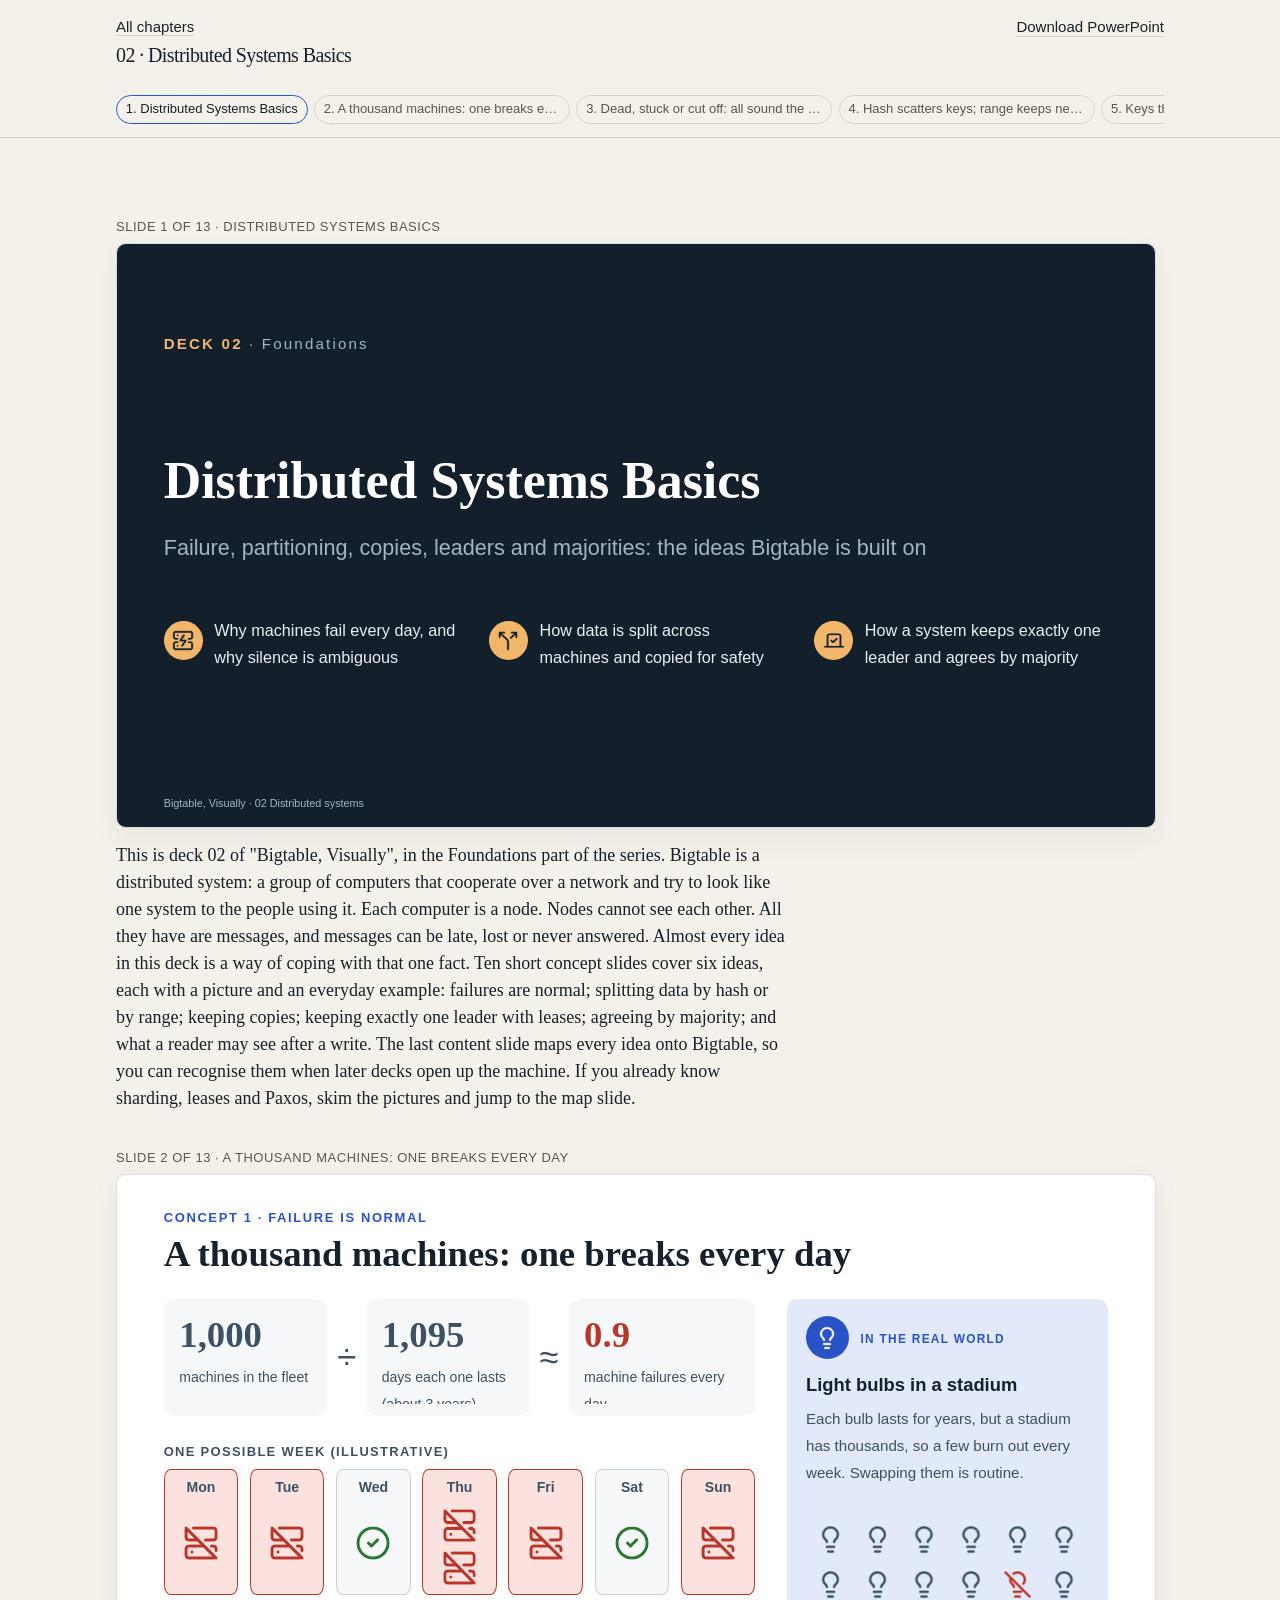
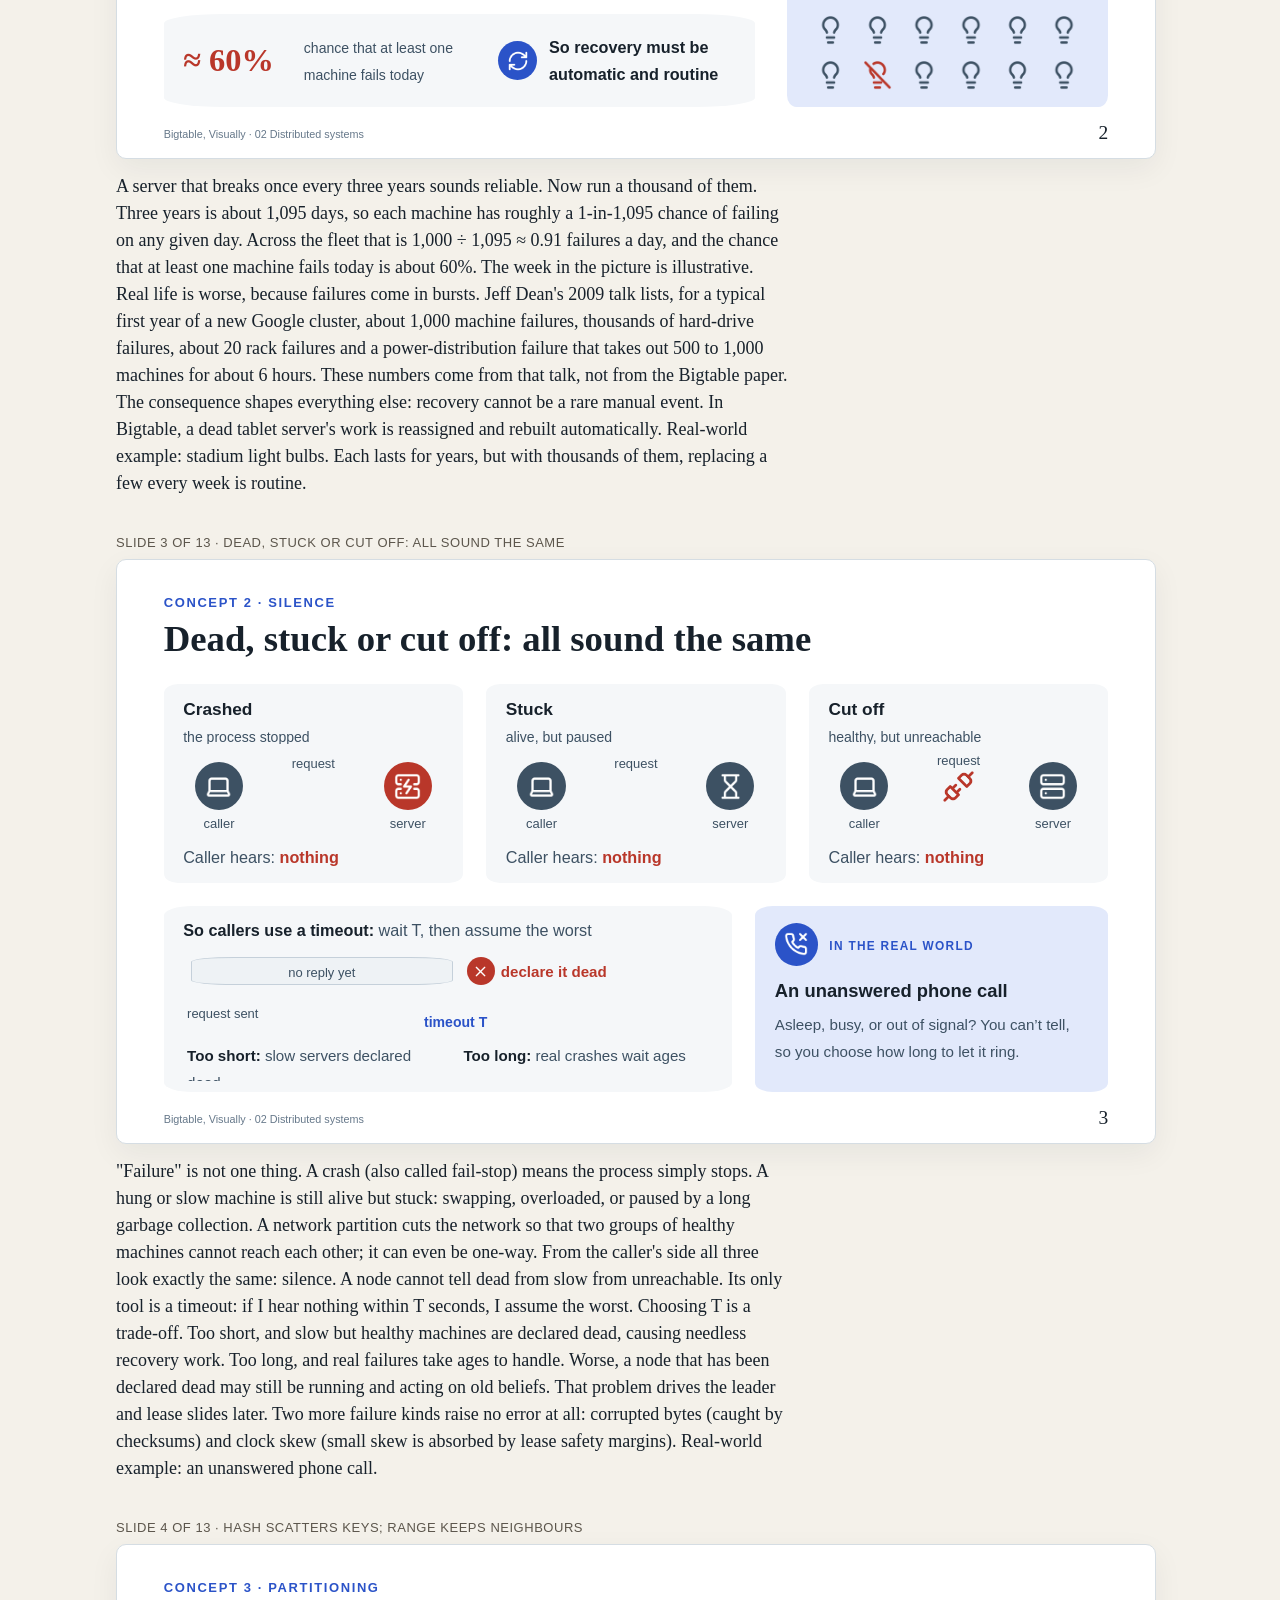
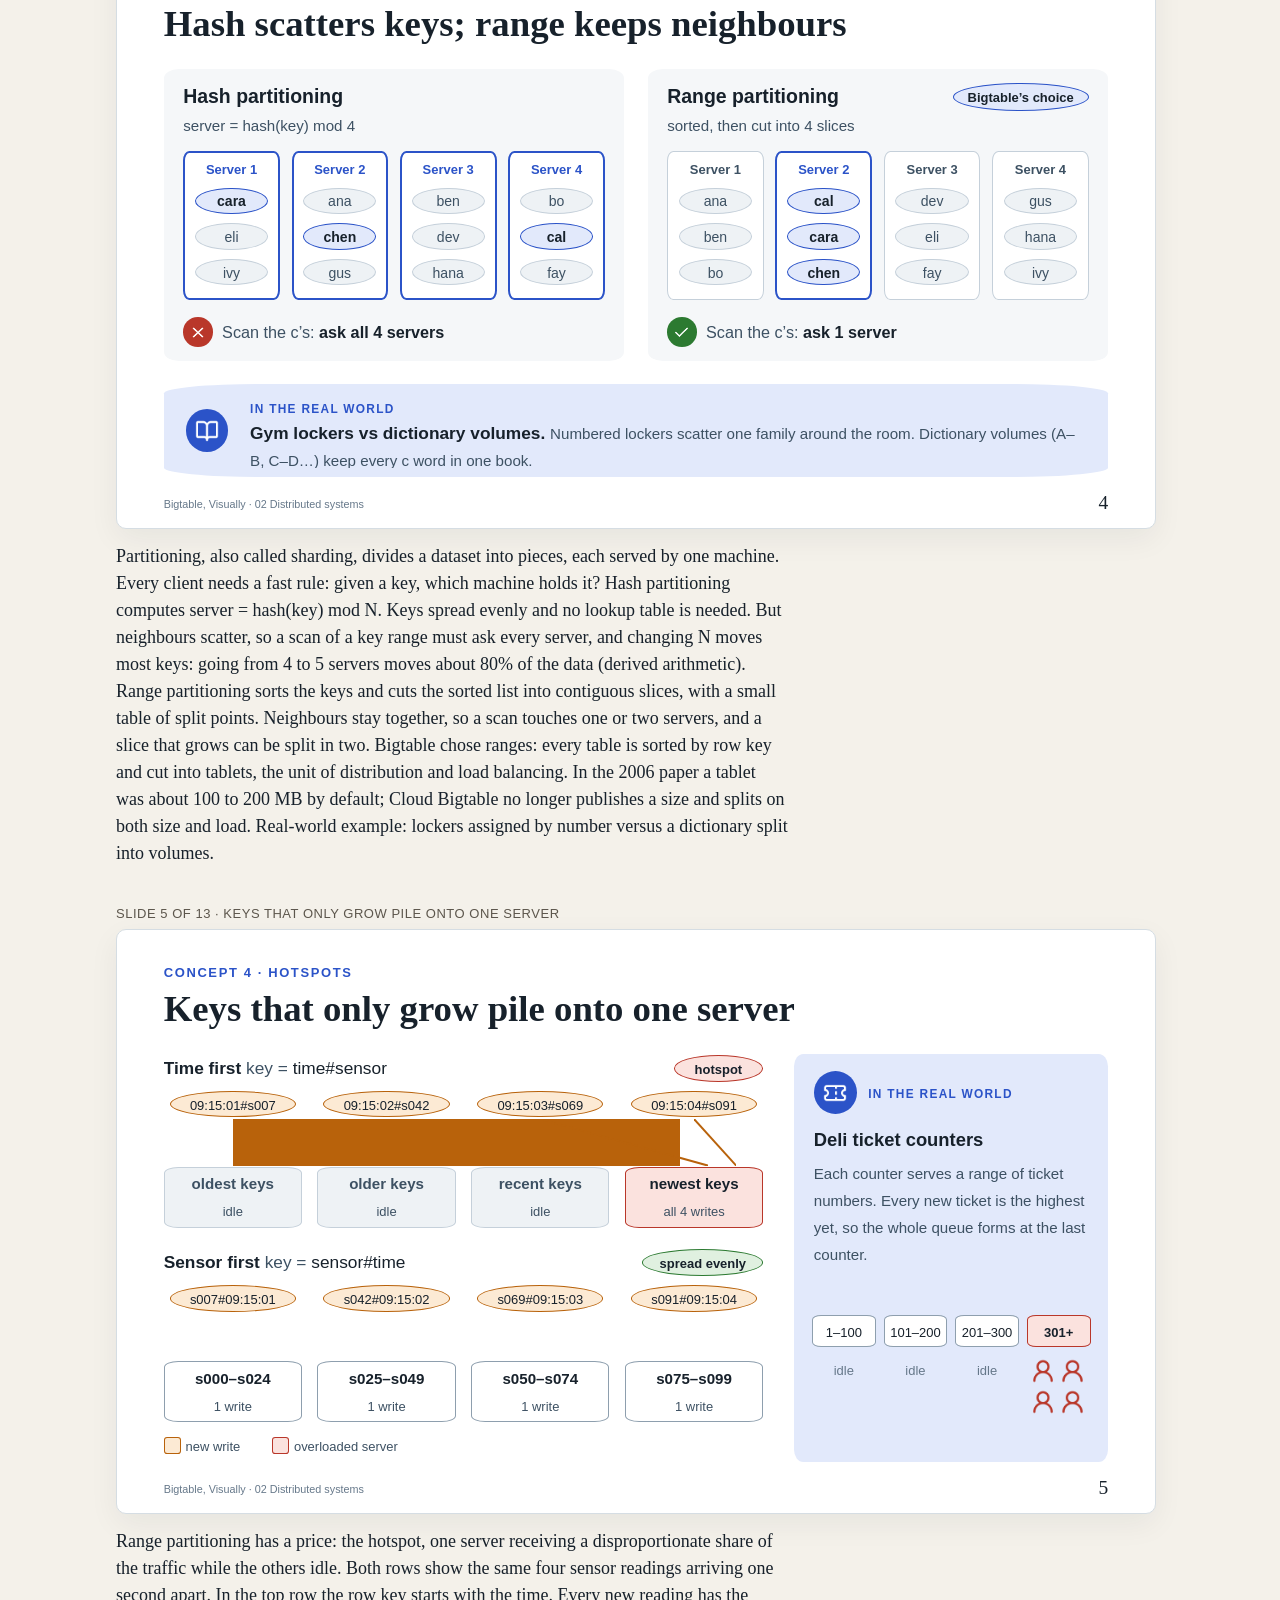
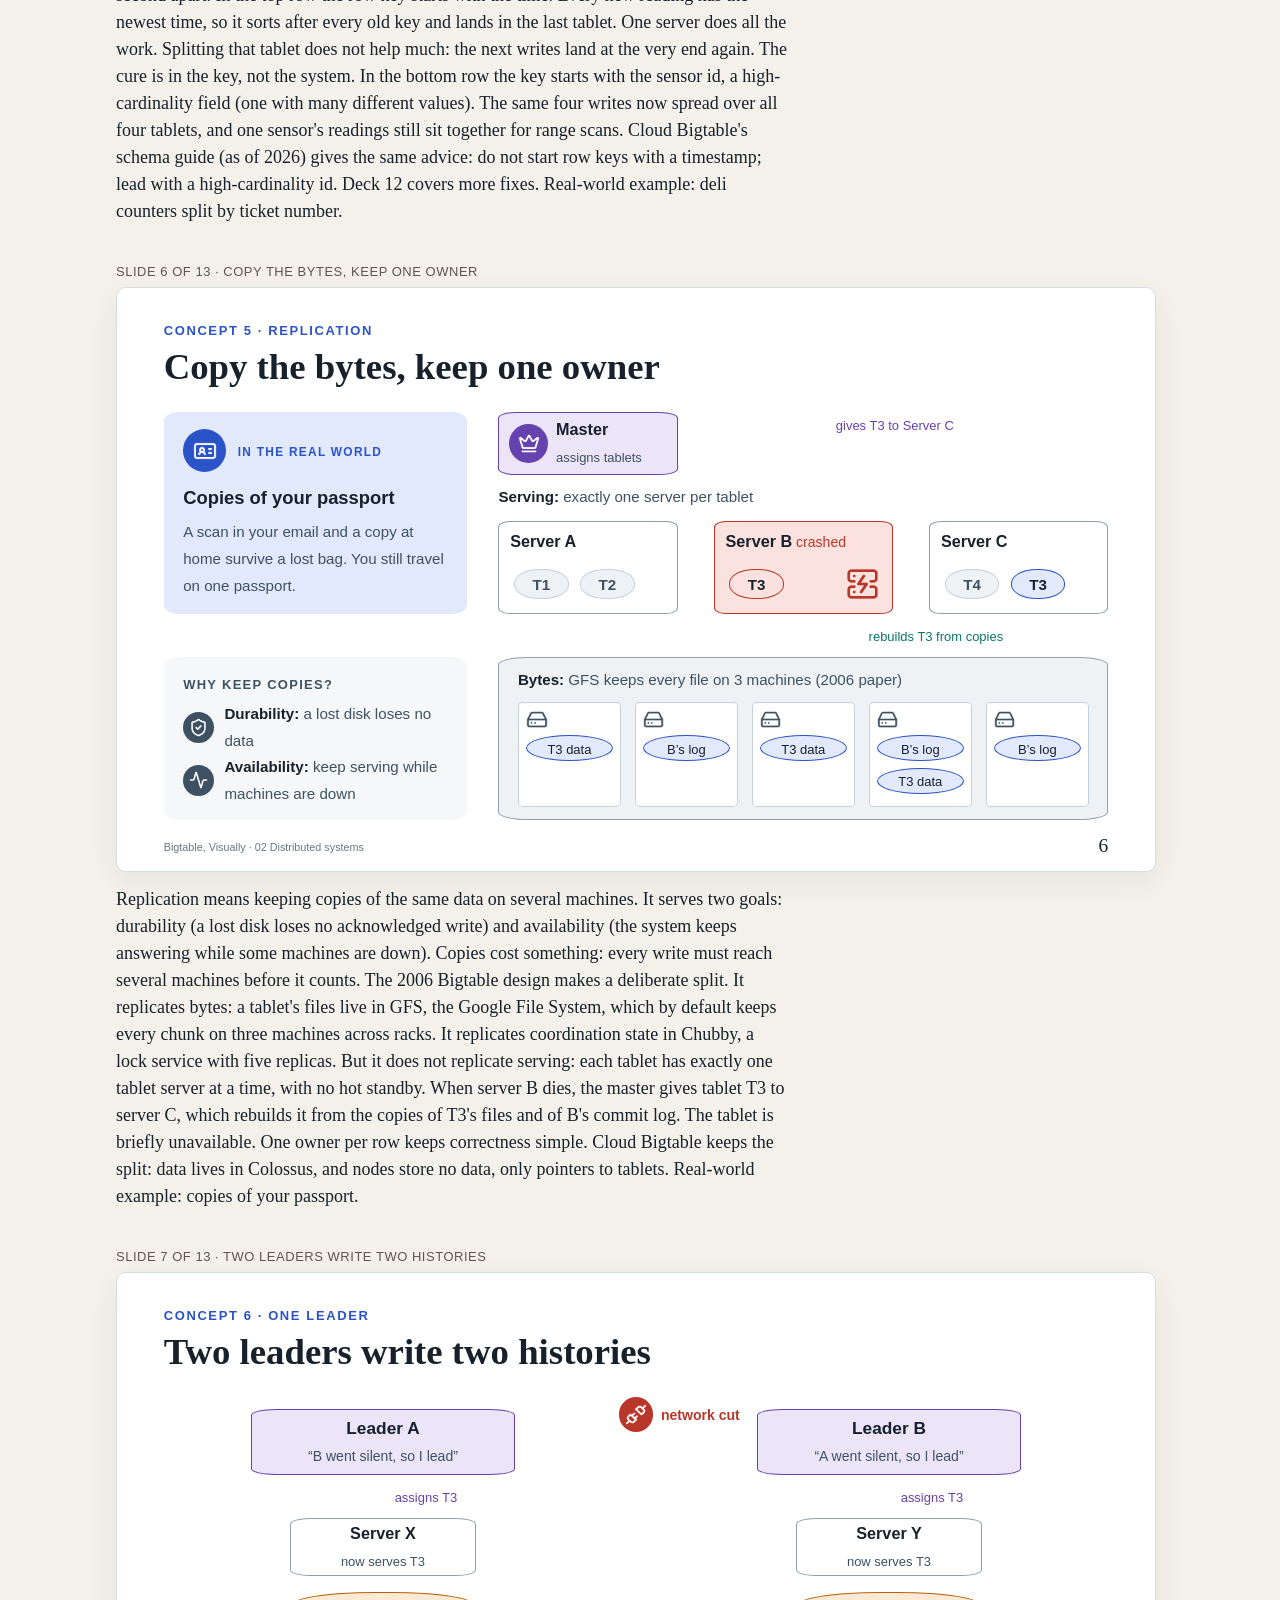
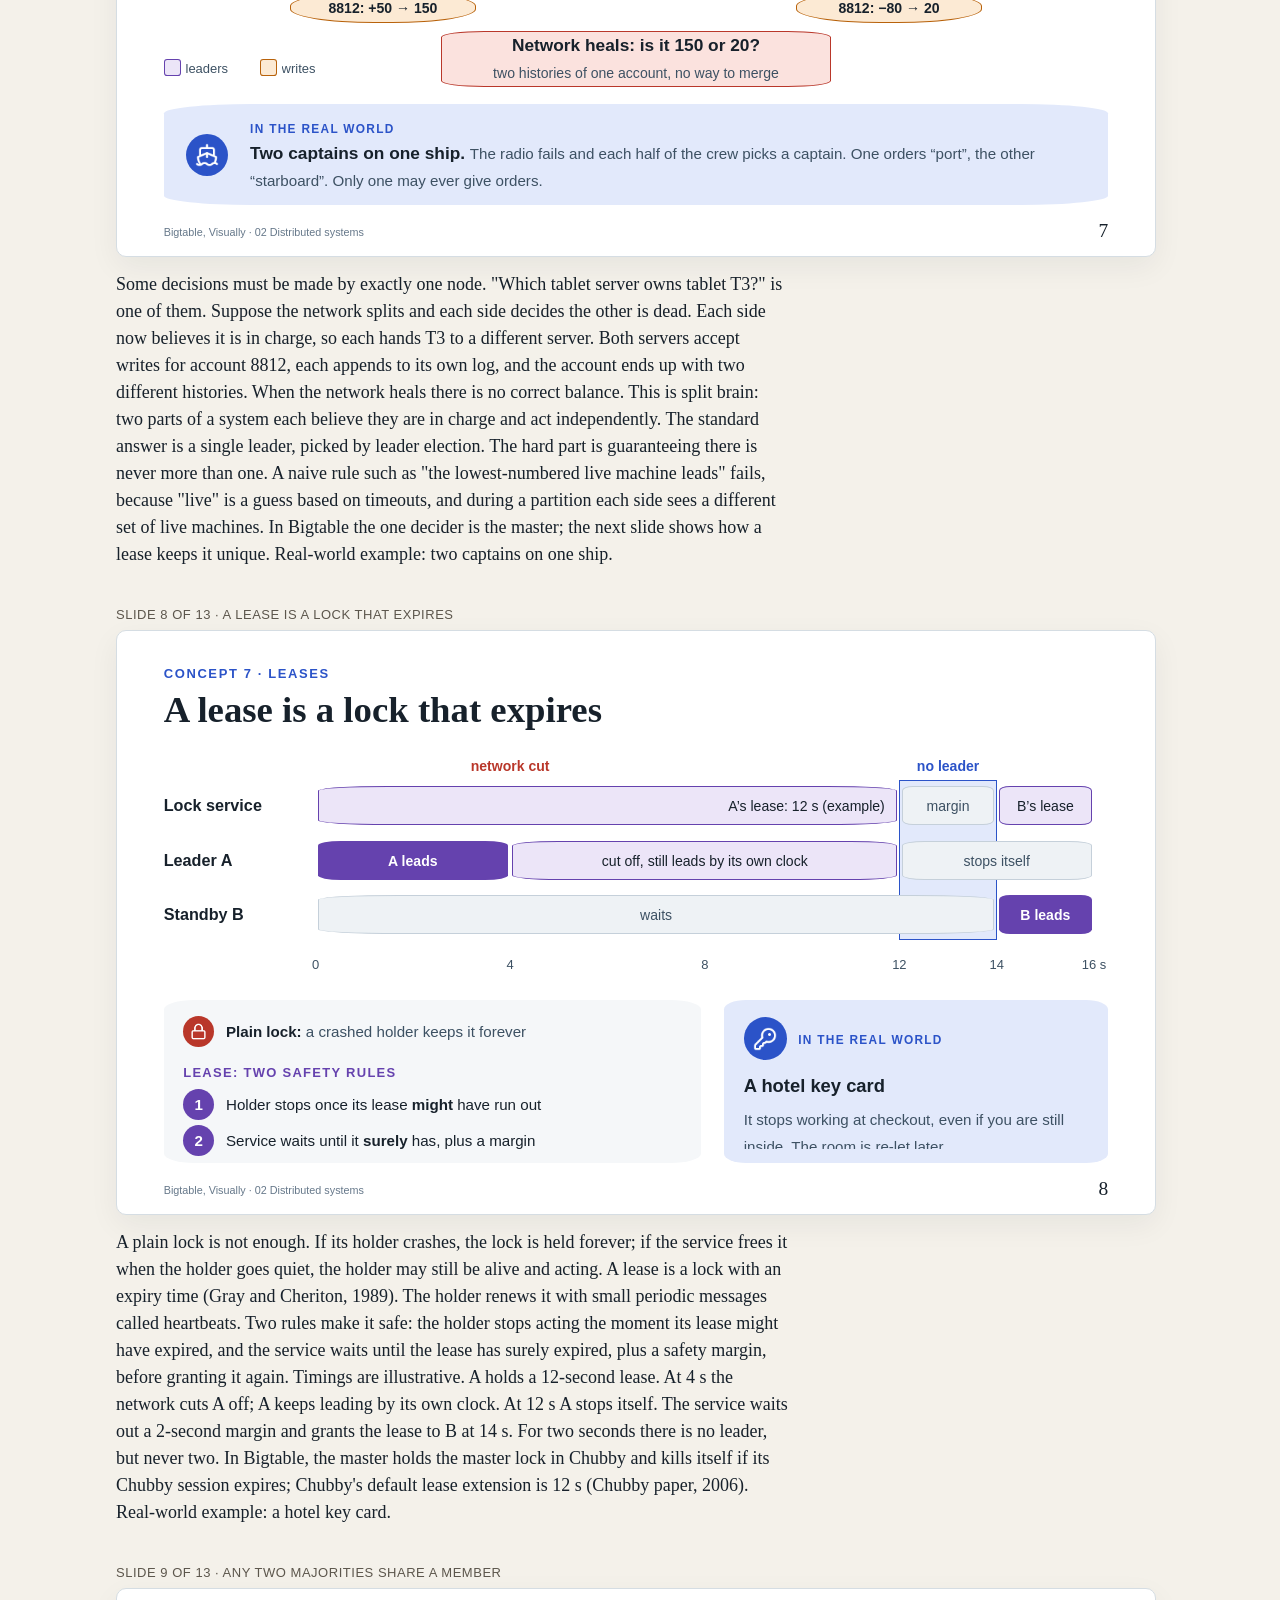
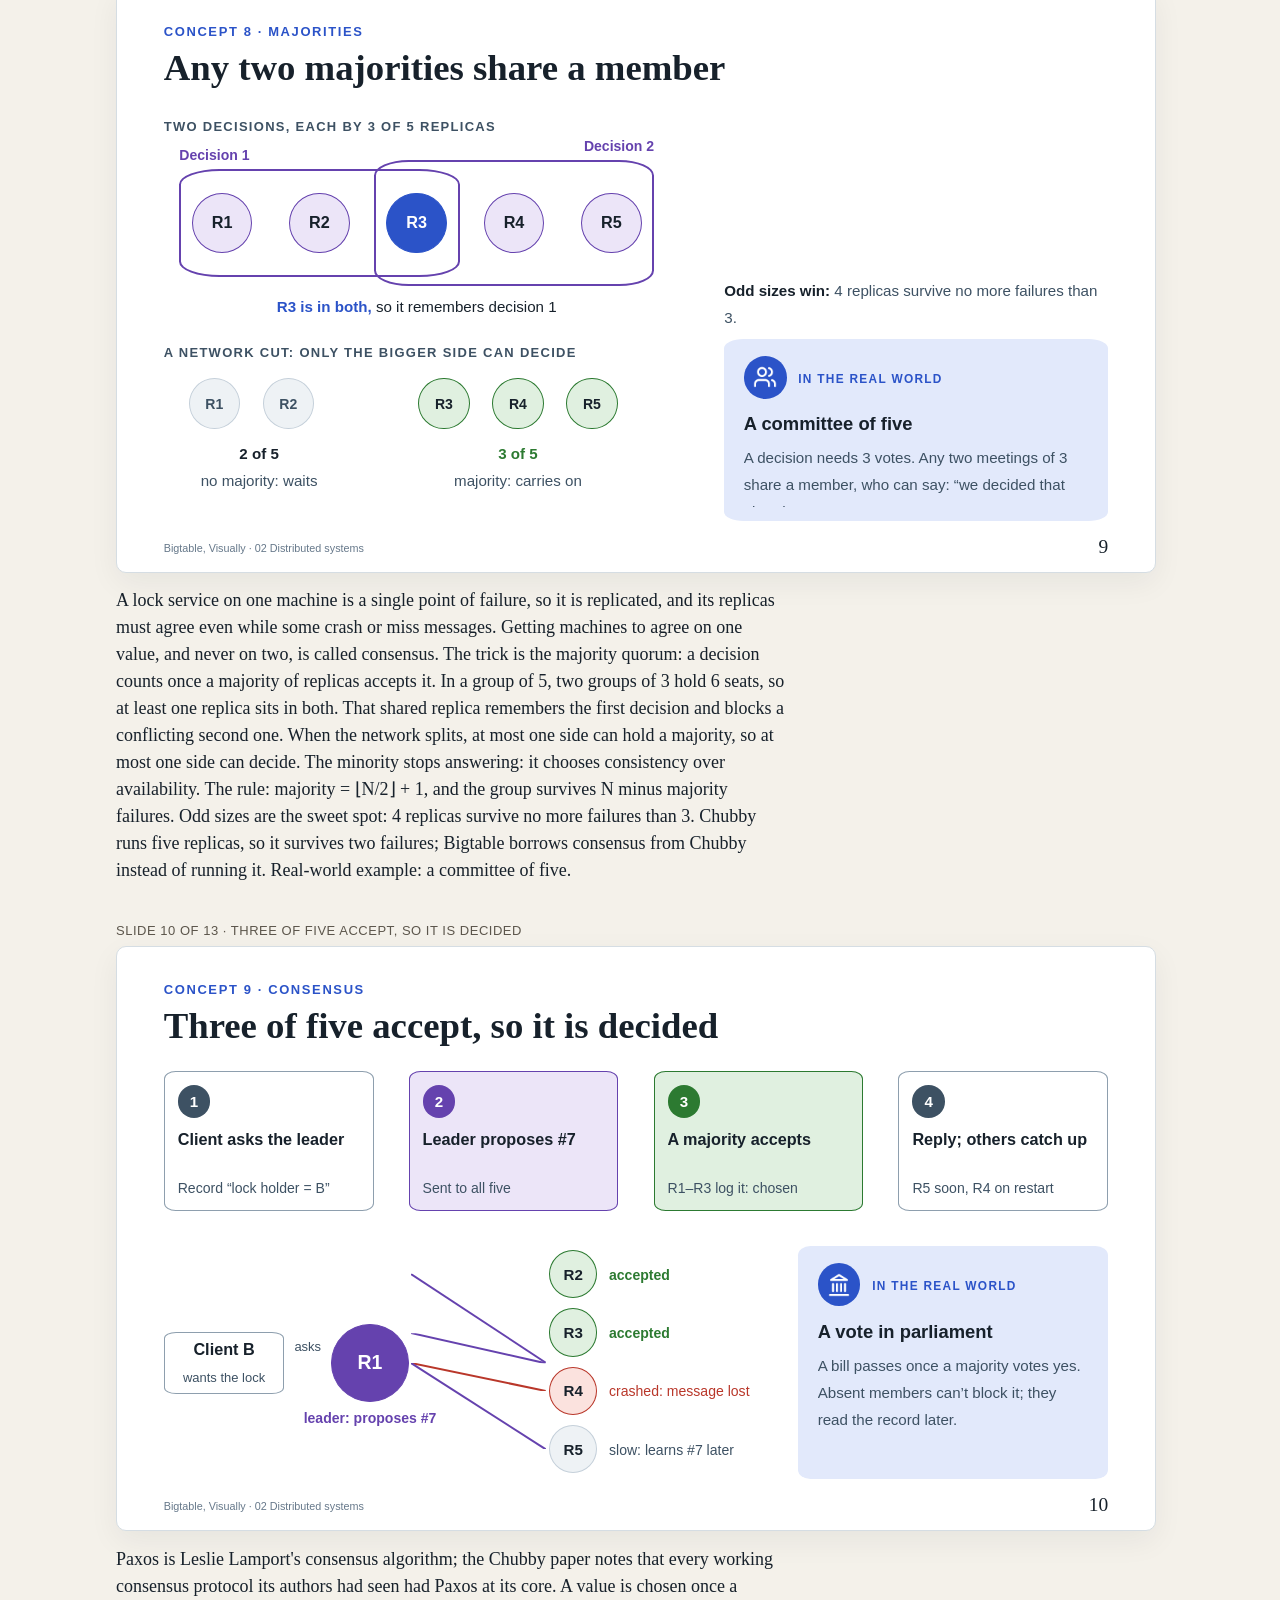
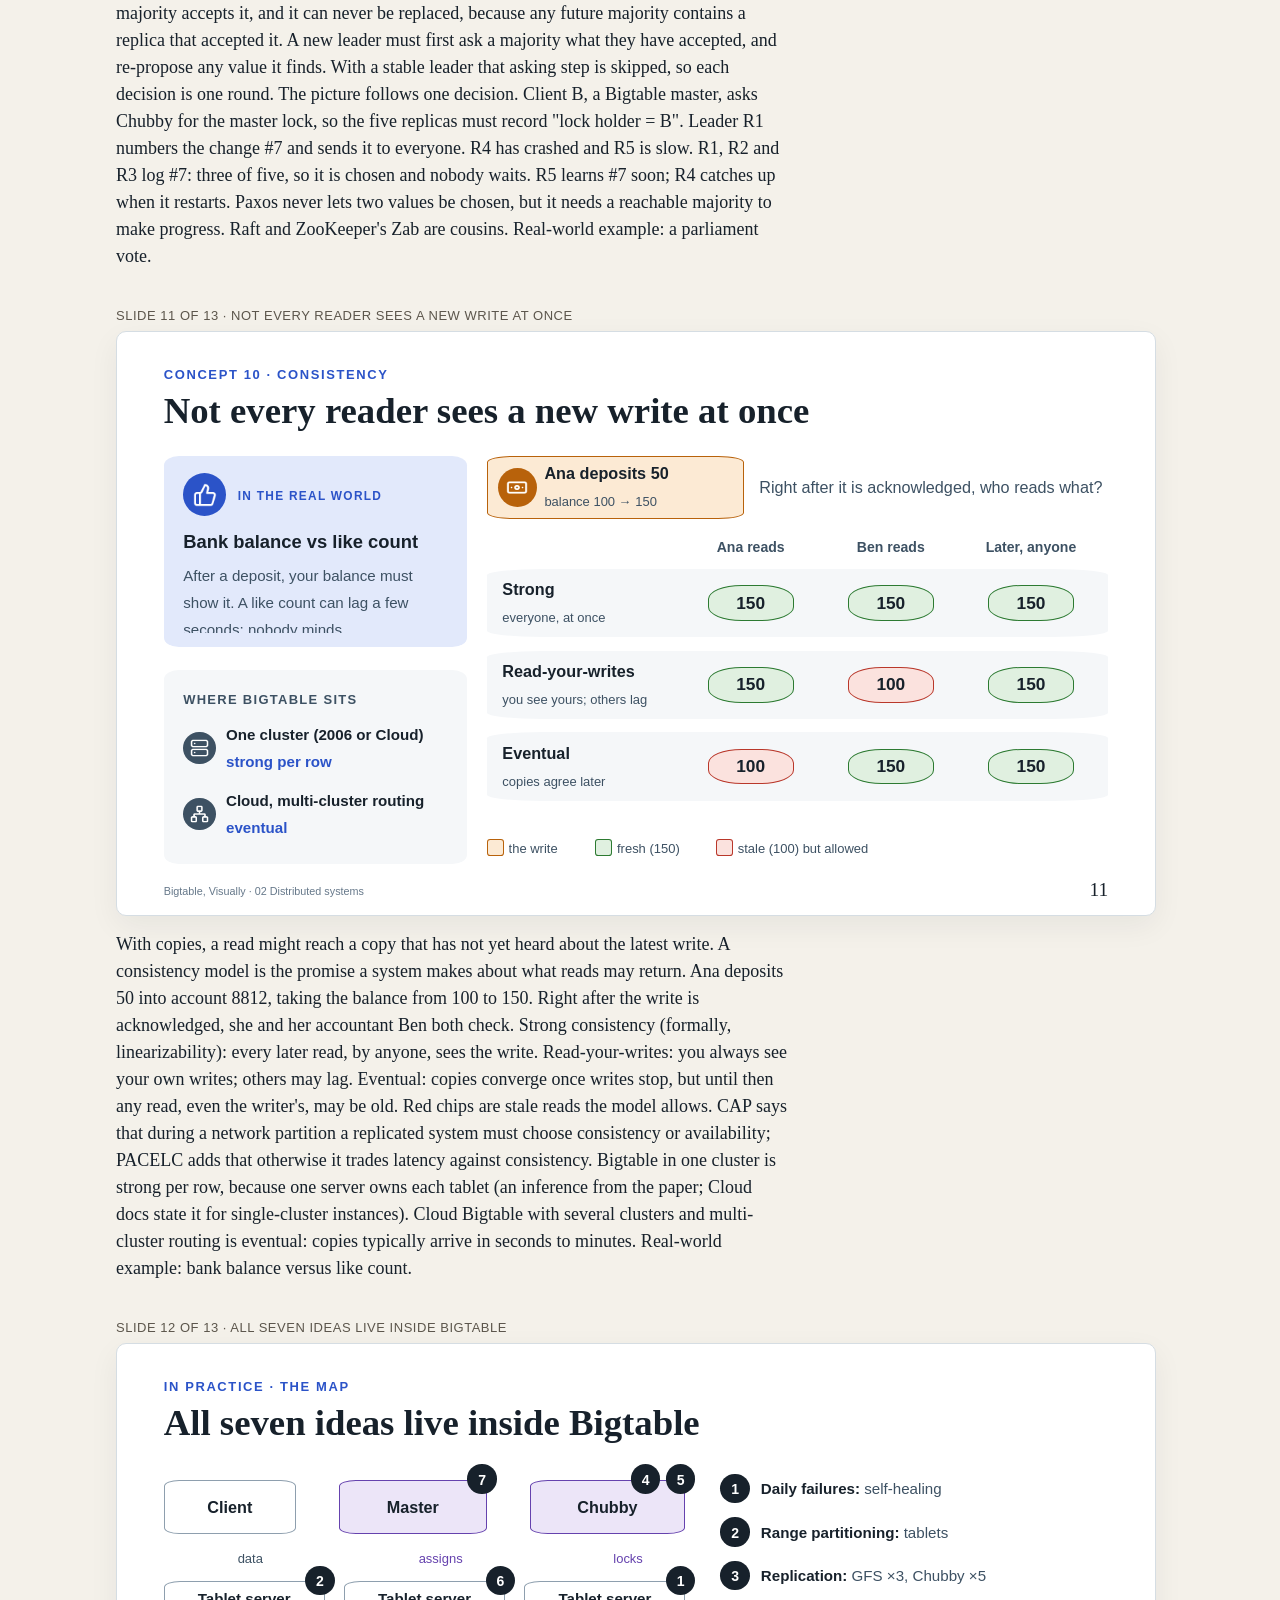
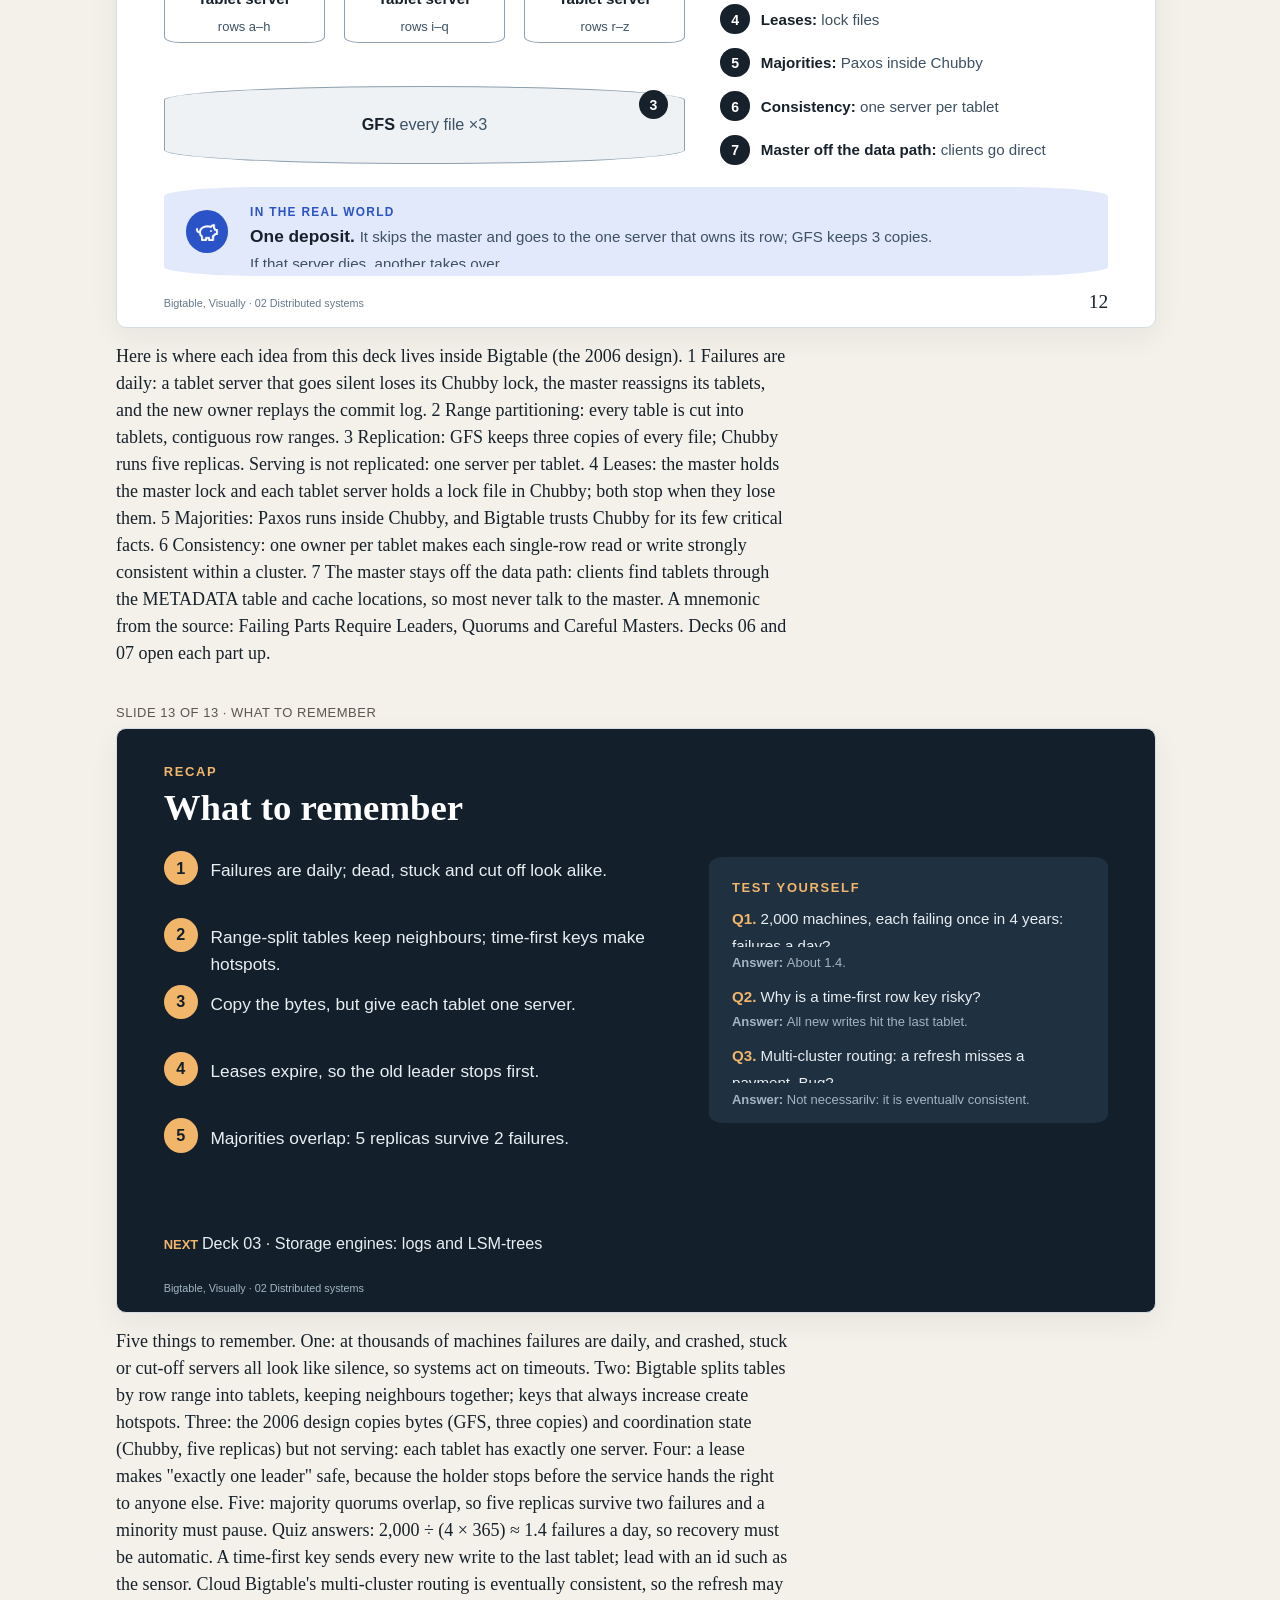
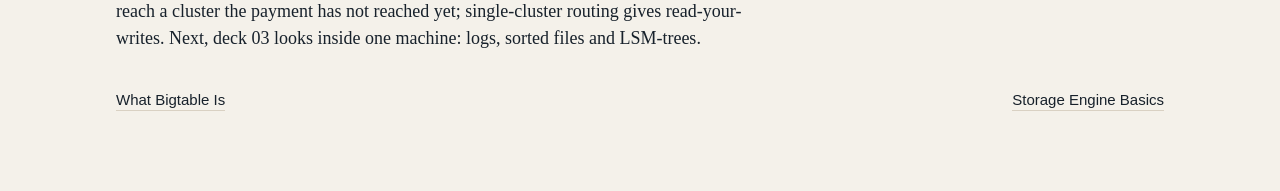
<file: chapters/02/index.html>
<!doctype html>
<html lang="en">
<head>
<meta charset="utf-8">
<meta name="viewport" content="width=device-width, initial-scale=1">
<title>02 Distributed Systems Basics · Bigtable Decks</title>
<meta name="description" content="Distributed Systems Basics, a chapter of Bigtable, Visually.">
<link rel="stylesheet" href="../../assets/site.css">
</head>
<body>
<header class="top">
  <div class="wrap">
    <div class="top-row">
      <div>
        <a class="nav" href="../../">All chapters</a>
        <h1>02 · Distributed Systems Basics</h1>
      </div>
      <div class="actions">
        <a class="nav" href="../../02%20Distributed%20Systems%20Basics.pptx" download>Download PowerPoint</a>
      </div>
    </div>
    <ol class="toc"><li><a href="#s1">1. Distributed Systems Basics</a></li><li><a href="#s2">2. A thousand machines: one breaks every day</a></li><li><a href="#s3">3. Dead, stuck or cut off: all sound the same</a></li><li><a href="#s4">4. Hash scatters keys; range keeps neighbours</a></li><li><a href="#s5">5. Keys that only grow pile onto one server</a></li><li><a href="#s6">6. Copy the bytes, keep one owner</a></li><li><a href="#s7">7. Two leaders write two histories</a></li><li><a href="#s8">8. A lease is a lock that expires</a></li><li><a href="#s9">9. Any two majorities share a member</a></li><li><a href="#s10">10. Three of five accept, so it is decided</a></li><li><a href="#s11">11. Not every reader sees a new write at once</a></li><li><a href="#s12">12. All seven ideas live inside Bigtable</a></li><li><a href="#s13">13. What to remember</a></li></ol>
  </div>
</header>
<main class="wrap chapter-body">
  <section class="slide" id="s1"><p class="slabel">Slide 1 of 13 · Distributed Systems Basics</p><div class="stage" style="background:#13202C"><div class="shape" style="left:4.500%;top:93.600%;width:60.000%;height:4.000%;"><div class="txt" style="justify-content:center;padding:0.000cqi 0.000cqi 0.000cqi 0.000cqi"><p style="text-align:left;"><span style="font-size:1.042cqi;font-family:Calibri,'Segoe UI',sans-serif;color:#A3B4C2">Bigtable, Visually  ·  02  Distributed systems</span></p></div></div><div class="shape" style="left:4.500%;top:27.333%;width:84.750%;height:20.000%;"><div class="txt" style="justify-content:flex-end;padding:0.000cqi 0.000cqi 0.000cqi 0.000cqi"><p style="text-align:left;"><span style="font-size:5.000cqi;font-weight:700;font-family:Cambria,Georgia,serif;color:#FFFFFF">Distributed Systems Basics</span></p></div></div><div class="shape" style="left:4.500%;top:49.333%;width:78.750%;height:12.000%;"><div class="txt" style="justify-content:flex-start;padding:0.000cqi 0.000cqi 0.000cqi 0.000cqi"><p style="text-align:left;"><span style="font-size:2.083cqi;font-family:Calibri,'Segoe UI',sans-serif;color:#A3B4C2">Failure, partitioning, copies, leaders and majorities: the ideas Bigtable is built on</span></p></div></div><div class="shape" style="left:4.500%;top:14.000%;width:67.500%;height:6.000%;"><div class="txt" style="justify-content:center;padding:0.000cqi 0.000cqi 0.000cqi 0.000cqi"><p style="text-align:left;"><span style="font-size:1.458cqi;font-weight:700;letter-spacing:0.208cqi;font-family:Calibri,'Segoe UI',sans-serif;color:#F2B66B">DECK 02</span><span style="font-size:1.458cqi;letter-spacing:0.208cqi;font-family:Calibri,'Segoe UI',sans-serif;color:#A3B4C2">   ·   Foundations</span></p></div></div><div class="shape" style="left:4.500%;top:64.667%;width:3.750%;height:6.667%;background:#F2B66B;border-radius:50%"></div><div class="shape" style="left:5.325%;top:66.133%;width:2.100%;height:3.733%;"><img alt="" src="../../media/02/image-1-1.png"></div><div class="shape" style="left:9.375%;top:64.000%;width:23.457%;height:16.000%;"><div class="txt" style="justify-content:flex-start;padding:0.000cqi 0.000cqi 0.000cqi 0.000cqi"><p style="text-align:left;"><span style="font-size:1.562cqi;font-family:Calibri,'Segoe UI',sans-serif;color:#E8EEF2">Why machines fail every day, and why silence is ambiguous</span></p></div></div><div class="shape" style="left:35.832%;top:64.667%;width:3.750%;height:6.667%;background:#F2B66B;border-radius:50%"></div><div class="shape" style="left:36.657%;top:66.133%;width:2.100%;height:3.733%;"><img alt="" src="../../media/02/image-1-2.png"></div><div class="shape" style="left:40.707%;top:64.000%;width:23.457%;height:16.000%;"><div class="txt" style="justify-content:flex-start;padding:0.000cqi 0.000cqi 0.000cqi 0.000cqi"><p style="text-align:left;"><span style="font-size:1.562cqi;font-family:Calibri,'Segoe UI',sans-serif;color:#E8EEF2">How data is split across machines and copied for safety</span></p></div></div><div class="shape" style="left:67.165%;top:64.667%;width:3.750%;height:6.667%;background:#F2B66B;border-radius:50%"></div><div class="shape" style="left:67.990%;top:66.133%;width:2.100%;height:3.733%;"><img alt="" src="../../media/02/image-1-3.png"></div><div class="shape" style="left:72.040%;top:64.000%;width:23.457%;height:16.000%;"><div class="txt" style="justify-content:flex-start;padding:0.000cqi 0.000cqi 0.000cqi 0.000cqi"><p style="text-align:left;"><span style="font-size:1.562cqi;font-family:Calibri,'Segoe UI',sans-serif;color:#E8EEF2">How a system keeps exactly one leader and agrees by majority</span></p></div></div></div><div class="notes"><p>This is deck 02 of &quot;Bigtable, Visually&quot;, in the Foundations part of the series. Bigtable is a distributed system: a group of computers that cooperate over a network and try to look like one system to the people using it. Each computer is a node. Nodes cannot see each other. All they have are messages, and messages can be late, lost or never answered. Almost every idea in this deck is a way of coping with that one fact. Ten short concept slides cover six ideas, each with a picture and an everyday example: failures are normal; splitting data by hash or by range; keeping copies; keeping exactly one leader with leases; agreeing by majority; and what a reader may see after a write. The last content slide maps every idea onto Bigtable, so you can recognise them when later decks open up the machine. If you already know sharding, leases and Paxos, skim the pictures and jump to the map slide.</p></div></section><section class="slide" id="s2"><p class="slabel">Slide 2 of 13 · A thousand machines: one breaks every day</p><div class="stage" style="background:#FFFFFF"><div class="shape" style="left:4.500%;top:93.600%;width:60.000%;height:4.000%;"><div class="txt" style="justify-content:center;padding:0.000cqi 0.000cqi 0.000cqi 0.000cqi"><p style="text-align:left;"><span style="font-size:1.042cqi;font-family:Calibri,'Segoe UI',sans-serif;color:#66788A">Bigtable, Visually  ·  02  Distributed systems</span></p></div></div><div class="shape" style="left:4.500%;top:5.067%;width:90.997%;height:4.000%;"><div class="txt" style="justify-content:center;padding:0.000cqi 0.000cqi 0.000cqi 0.000cqi"><p style="text-align:left;"><span style="font-size:1.250cqi;font-weight:700;letter-spacing:0.156cqi;font-family:Calibri,'Segoe UI',sans-serif;color:#2B53C8">CONCEPT 1 · FAILURE IS NORMAL</span></p></div></div><div class="shape" style="left:4.500%;top:8.267%;width:90.997%;height:10.400%;"><div class="txt" style="justify-content:center;padding:0.000cqi 0.000cqi 0.000cqi 0.000cqi"><p style="text-align:left;"><span style="font-size:3.542cqi;font-weight:700;font-family:Cambria,Georgia,serif;color:#17212B">A thousand machines: one breaks every day</span></p></div></div><div class="shape" style="left:4.500%;top:21.333%;width:15.750%;height:20.000%;background:#F5F7F9;border-radius:8.00%"></div><div class="shape" style="left:6.000%;top:23.333%;width:12.750%;height:8.185%;"><div class="txt" style="justify-content:center;padding:0.000cqi 0.000cqi 0.000cqi 0.000cqi"><p style="text-align:left;"><span style="font-size:3.542cqi;font-weight:700;font-family:Cambria,Georgia,serif;color:#3D5163">1,000</span></p></div></div><div class="shape" style="left:6.000%;top:32.185%;width:12.750%;height:7.148%;"><div class="txt" style="justify-content:flex-start;padding:0.000cqi 0.000cqi 0.000cqi 0.000cqi"><p style="text-align:left;"><span style="font-size:1.354cqi;font-family:Calibri,'Segoe UI',sans-serif;color:#3D5163">machines in the fleet</span></p></div></div><div class="shape" style="left:20.250%;top:21.333%;width:3.750%;height:20.000%;"><div class="txt" style="justify-content:center;padding:0.000cqi 0.000cqi 0.000cqi 0.000cqi"><p style="text-align:center;"><span style="font-size:3.333cqi;font-family:Calibri,'Segoe UI',sans-serif;color:#3D5163">÷</span></p></div></div><div class="shape" style="left:24.000%;top:21.333%;width:15.750%;height:20.000%;background:#F5F7F9;border-radius:8.00%"></div><div class="shape" style="left:25.500%;top:23.333%;width:12.750%;height:8.185%;"><div class="txt" style="justify-content:center;padding:0.000cqi 0.000cqi 0.000cqi 0.000cqi"><p style="text-align:left;"><span style="font-size:3.542cqi;font-weight:700;font-family:Cambria,Georgia,serif;color:#3D5163">1,095</span></p></div></div><div class="shape" style="left:25.500%;top:32.185%;width:12.750%;height:7.148%;"><div class="txt" style="justify-content:flex-start;padding:0.000cqi 0.000cqi 0.000cqi 0.000cqi"><p style="text-align:left;"><span style="font-size:1.354cqi;font-family:Calibri,'Segoe UI',sans-serif;color:#3D5163">days each one lasts (about 3 years)</span></p></div></div><div class="shape" style="left:39.750%;top:21.333%;width:3.750%;height:20.000%;"><div class="txt" style="justify-content:center;padding:0.000cqi 0.000cqi 0.000cqi 0.000cqi"><p style="text-align:center;"><span style="font-size:3.333cqi;font-family:Calibri,'Segoe UI',sans-serif;color:#3D5163">≈</span></p></div></div><div class="shape" style="left:43.500%;top:21.333%;width:18.000%;height:20.000%;background:#F5F7F9;border-radius:8.00%"></div><div class="shape" style="left:45.000%;top:23.333%;width:15.000%;height:8.185%;"><div class="txt" style="justify-content:center;padding:0.000cqi 0.000cqi 0.000cqi 0.000cqi"><p style="text-align:left;"><span style="font-size:3.542cqi;font-weight:700;font-family:Cambria,Georgia,serif;color:#B9372A">0.9</span></p></div></div><div class="shape" style="left:45.000%;top:32.185%;width:15.000%;height:7.148%;"><div class="txt" style="justify-content:flex-start;padding:0.000cqi 0.000cqi 0.000cqi 0.000cqi"><p style="text-align:left;"><span style="font-size:1.354cqi;font-family:Calibri,'Segoe UI',sans-serif;color:#3D5163">machine failures every day</span></p></div></div><div class="shape" style="left:4.500%;top:45.067%;width:57.000%;height:4.267%;"><div class="txt" style="justify-content:center;padding:0.000cqi 0.000cqi 0.000cqi 0.000cqi"><p style="text-align:left;"><span style="font-size:1.250cqi;font-weight:700;letter-spacing:0.125cqi;font-family:Calibri,'Segoe UI',sans-serif;color:#3D5163">ONE POSSIBLE WEEK (ILLUSTRATIVE)</span></p></div></div><div class="shape" style="left:4.500%;top:50.400%;width:7.179%;height:21.600%;background:#FBE2DE;border-radius:8.36%;border:0.104cqi solid #B9372A"></div><div class="shape" style="left:4.500%;top:51.467%;width:7.179%;height:4.000%;"><div class="txt" style="justify-content:center;padding:0.000cqi 0.000cqi 0.000cqi 0.000cqi"><p style="text-align:center;"><span style="font-size:1.354cqi;font-weight:700;font-family:Calibri,'Segoe UI',sans-serif;color:#3D5163">Mon</span></p></div></div><div class="shape" style="left:6.364%;top:60.000%;width:3.450%;height:6.133%;"><img alt="" src="../../media/02/image-2-1.png"></div><div class="shape" style="left:12.804%;top:50.400%;width:7.179%;height:21.600%;background:#FBE2DE;border-radius:8.36%;border:0.104cqi solid #B9372A"></div><div class="shape" style="left:12.804%;top:51.467%;width:7.179%;height:4.000%;"><div class="txt" style="justify-content:center;padding:0.000cqi 0.000cqi 0.000cqi 0.000cqi"><p style="text-align:center;"><span style="font-size:1.354cqi;font-weight:700;font-family:Calibri,'Segoe UI',sans-serif;color:#3D5163">Tue</span></p></div></div><div class="shape" style="left:14.668%;top:60.000%;width:3.450%;height:6.133%;"><img alt="" src="../../media/02/image-2-1.png"></div><div class="shape" style="left:21.107%;top:50.400%;width:7.179%;height:21.600%;background:#F5F7F9;border-radius:8.36%;border:0.104cqi solid #C5D0DA"></div><div class="shape" style="left:21.107%;top:51.467%;width:7.179%;height:4.000%;"><div class="txt" style="justify-content:center;padding:0.000cqi 0.000cqi 0.000cqi 0.000cqi"><p style="text-align:center;"><span style="font-size:1.354cqi;font-weight:700;font-family:Calibri,'Segoe UI',sans-serif;color:#3D5163">Wed</span></p></div></div><div class="shape" style="left:22.971%;top:60.000%;width:3.450%;height:6.133%;"><img alt="" src="../../media/02/image-2-3.png"></div><div class="shape" style="left:29.411%;top:50.400%;width:7.179%;height:21.600%;background:#FBE2DE;border-radius:8.36%;border:0.104cqi solid #B9372A"></div><div class="shape" style="left:29.411%;top:51.467%;width:7.179%;height:4.000%;"><div class="txt" style="justify-content:center;padding:0.000cqi 0.000cqi 0.000cqi 0.000cqi"><p style="text-align:center;"><span style="font-size:1.354cqi;font-weight:700;font-family:Calibri,'Segoe UI',sans-serif;color:#3D5163">Thu</span></p></div></div><div class="shape" style="left:31.275%;top:57.067%;width:3.450%;height:6.133%;"><img alt="" src="../../media/02/image-2-1.png"></div><div class="shape" style="left:31.275%;top:64.400%;width:3.450%;height:6.133%;"><img alt="" src="../../media/02/image-2-1.png"></div><div class="shape" style="left:37.714%;top:50.400%;width:7.179%;height:21.600%;background:#FBE2DE;border-radius:8.36%;border:0.104cqi solid #B9372A"></div><div class="shape" style="left:37.714%;top:51.467%;width:7.179%;height:4.000%;"><div class="txt" style="justify-content:center;padding:0.000cqi 0.000cqi 0.000cqi 0.000cqi"><p style="text-align:center;"><span style="font-size:1.354cqi;font-weight:700;font-family:Calibri,'Segoe UI',sans-serif;color:#3D5163">Fri</span></p></div></div><div class="shape" style="left:39.579%;top:60.000%;width:3.450%;height:6.133%;"><img alt="" src="../../media/02/image-2-1.png"></div><div class="shape" style="left:46.018%;top:50.400%;width:7.179%;height:21.600%;background:#F5F7F9;border-radius:8.36%;border:0.104cqi solid #C5D0DA"></div><div class="shape" style="left:46.018%;top:51.467%;width:7.179%;height:4.000%;"><div class="txt" style="justify-content:center;padding:0.000cqi 0.000cqi 0.000cqi 0.000cqi"><p style="text-align:center;"><span style="font-size:1.354cqi;font-weight:700;font-family:Calibri,'Segoe UI',sans-serif;color:#3D5163">Sat</span></p></div></div><div class="shape" style="left:47.882%;top:60.000%;width:3.450%;height:6.133%;"><img alt="" src="../../media/02/image-2-3.png"></div><div class="shape" style="left:54.321%;top:50.400%;width:7.179%;height:21.600%;background:#FBE2DE;border-radius:8.36%;border:0.104cqi solid #B9372A"></div><div class="shape" style="left:54.321%;top:51.467%;width:7.179%;height:4.000%;"><div class="txt" style="justify-content:center;padding:0.000cqi 0.000cqi 0.000cqi 0.000cqi"><p style="text-align:center;"><span style="font-size:1.354cqi;font-weight:700;font-family:Calibri,'Segoe UI',sans-serif;color:#3D5163">Sun</span></p></div></div><div class="shape" style="left:56.186%;top:60.000%;width:3.450%;height:6.133%;"><img alt="" src="../../media/02/image-2-1.png"></div><div class="shape" style="left:4.500%;top:75.333%;width:57.000%;height:16.000%;background:#F5F7F9;border-radius:10.00%"></div><div class="shape" style="left:6.375%;top:75.333%;width:11.250%;height:16.000%;"><div class="txt" style="justify-content:center;padding:0.000cqi 0.000cqi 0.000cqi 0.000cqi"><p style="text-align:left;"><span style="font-size:3.125cqi;font-weight:700;font-family:Cambria,Georgia,serif;color:#B9372A">≈ 60%</span></p></div></div><div class="shape" style="left:18.000%;top:75.333%;width:16.500%;height:16.000%;"><div class="txt" style="justify-content:center;padding:0.000cqi 0.000cqi 0.000cqi 0.000cqi"><p style="text-align:left;"><span style="font-size:1.354cqi;font-family:Calibri,'Segoe UI',sans-serif;color:#3D5163">chance that at least one machine fails today</span></p></div></div><div class="shape" style="left:36.750%;top:80.000%;width:3.750%;height:6.667%;background:#2B53C8;border-radius:50%"></div><div class="shape" style="left:37.575%;top:81.467%;width:2.100%;height:3.733%;"><img alt="" src="../../media/02/image-2-9.png"></div><div class="shape" style="left:41.625%;top:75.333%;width:18.375%;height:16.000%;"><div class="txt" style="justify-content:center;padding:0.000cqi 0.000cqi 0.000cqi 0.000cqi"><p style="text-align:left;"><span style="font-size:1.562cqi;font-weight:700;font-family:Calibri,'Segoe UI',sans-serif;color:#17212B">So recovery must be automatic and routine</span></p></div></div><div class="shape" style="left:64.500%;top:21.333%;width:30.997%;height:70.000%;background:#E2E9FB;border-radius:2.90%"></div><div class="shape" style="left:66.375%;top:24.267%;width:4.125%;height:7.333%;background:#2B53C8;border-radius:50%"></div><div class="shape" style="left:67.282%;top:25.880%;width:2.310%;height:4.107%;"><img alt="" src="../../media/02/image-2-10.png"></div><div class="shape" style="left:71.625%;top:25.933%;width:21.997%;height:4.000%;"><div class="txt" style="justify-content:center;padding:0.000cqi 0.000cqi 0.000cqi 0.000cqi"><p style="text-align:left;"><span style="font-size:1.146cqi;font-weight:700;letter-spacing:0.125cqi;font-family:Calibri,'Segoe UI',sans-serif;color:#2B53C8">IN THE REAL WORLD</span></p></div></div><div class="shape" style="left:66.375%;top:33.600%;width:27.247%;height:5.002%;"><div class="txt" style="justify-content:flex-start;padding:0.000cqi 0.000cqi 0.000cqi 0.000cqi"><p style="text-align:left;"><span style="font-size:1.771cqi;font-weight:700;font-family:Calibri,'Segoe UI',sans-serif;color:#17212B">Light bulbs in a stadium</span></p></div></div><div class="shape" style="left:66.375%;top:39.402%;width:27.247%;height:49.531%;"><div class="txt" style="justify-content:flex-start;padding:0.000cqi 0.000cqi 0.000cqi 0.000cqi"><p style="text-align:left;"><span style="font-size:1.458cqi;font-family:Calibri,'Segoe UI',sans-serif;color:#3D5163">Each bulb lasts for years, but a stadium has thousands, so a few burn out every week. Swapping them is routine.</span></p></div></div><div class="shape" style="left:67.324%;top:60.000%;width:2.850%;height:5.067%;"><img alt="" src="../../media/02/image-2-11.png"></div><div class="shape" style="left:71.824%;top:60.000%;width:2.850%;height:5.067%;"><img alt="" src="../../media/02/image-2-11.png"></div><div class="shape" style="left:76.324%;top:60.000%;width:2.850%;height:5.067%;"><img alt="" src="../../media/02/image-2-11.png"></div><div class="shape" style="left:80.824%;top:60.000%;width:2.850%;height:5.067%;"><img alt="" src="../../media/02/image-2-11.png"></div><div class="shape" style="left:85.324%;top:60.000%;width:2.850%;height:5.067%;"><img alt="" src="../../media/02/image-2-11.png"></div><div class="shape" style="left:89.824%;top:60.000%;width:2.850%;height:5.067%;"><img alt="" src="../../media/02/image-2-11.png"></div><div class="shape" style="left:67.324%;top:67.733%;width:2.850%;height:5.067%;"><img alt="" src="../../media/02/image-2-11.png"></div><div class="shape" style="left:71.824%;top:67.733%;width:2.850%;height:5.067%;"><img alt="" src="../../media/02/image-2-11.png"></div><div class="shape" style="left:76.324%;top:67.733%;width:2.850%;height:5.067%;"><img alt="" src="../../media/02/image-2-11.png"></div><div class="shape" style="left:80.824%;top:67.733%;width:2.850%;height:5.067%;"><img alt="" src="../../media/02/image-2-11.png"></div><div class="shape" style="left:85.324%;top:67.733%;width:2.850%;height:5.067%;"><img alt="" src="../../media/02/image-2-21.png"></div><div class="shape" style="left:89.824%;top:67.733%;width:2.850%;height:5.067%;"><img alt="" src="../../media/02/image-2-11.png"></div><div class="shape" style="left:67.324%;top:75.467%;width:2.850%;height:5.067%;"><img alt="" src="../../media/02/image-2-11.png"></div><div class="shape" style="left:71.824%;top:75.467%;width:2.850%;height:5.067%;"><img alt="" src="../../media/02/image-2-11.png"></div><div class="shape" style="left:76.324%;top:75.467%;width:2.850%;height:5.067%;"><img alt="" src="../../media/02/image-2-11.png"></div><div class="shape" style="left:80.824%;top:75.467%;width:2.850%;height:5.067%;"><img alt="" src="../../media/02/image-2-11.png"></div><div class="shape" style="left:85.324%;top:75.467%;width:2.850%;height:5.067%;"><img alt="" src="../../media/02/image-2-11.png"></div><div class="shape" style="left:89.824%;top:75.467%;width:2.850%;height:5.067%;"><img alt="" src="../../media/02/image-2-11.png"></div><div class="shape" style="left:67.324%;top:83.200%;width:2.850%;height:5.067%;"><img alt="" src="../../media/02/image-2-11.png"></div><div class="shape" style="left:71.824%;top:83.200%;width:2.850%;height:5.067%;"><img alt="" src="../../media/02/image-2-21.png"></div><div class="shape" style="left:76.324%;top:83.200%;width:2.850%;height:5.067%;"><img alt="" src="../../media/02/image-2-11.png"></div><div class="shape" style="left:80.824%;top:83.200%;width:2.850%;height:5.067%;"><img alt="" src="../../media/02/image-2-11.png"></div><div class="shape" style="left:85.324%;top:83.200%;width:2.850%;height:5.067%;"><img alt="" src="../../media/02/image-2-11.png"></div><div class="shape" style="left:89.824%;top:83.200%;width:2.850%;height:5.067%;"><img alt="" src="../../media/02/image-2-11.png"></div><div class="shape" style="left:89.497%;top:93.600%;width:6.000%;height:4.000%;"><div class="txt" style="justify-content:center;padding:0.000cqi 0.000cqi 0.000cqi 0.000cqi"><p style="text-align:right;"><span style="font-size:1.875cqi">2</span></p></div></div></div><div class="notes"><p>A server that breaks once every three years sounds reliable. Now run a thousand of them. Three years is about 1,095 days, so each machine has roughly a 1-in-1,095 chance of failing on any given day. Across the fleet that is 1,000 ÷ 1,095 ≈ 0.91 failures a day, and the chance that at least one machine fails today is about 60%. The week in the picture is illustrative. Real life is worse, because failures come in bursts. Jeff Dean&#x27;s 2009 talk lists, for a typical first year of a new Google cluster, about 1,000 machine failures, thousands of hard-drive failures, about 20 rack failures and a power-distribution failure that takes out 500 to 1,000 machines for about 6 hours. These numbers come from that talk, not from the Bigtable paper. The consequence shapes everything else: recovery cannot be a rare manual event. In Bigtable, a dead tablet server&#x27;s work is reassigned and rebuilt automatically. Real-world example: stadium light bulbs. Each lasts for years, but with thousands of them, replacing a few every week is routine.</p></div></section><section class="slide" id="s3"><p class="slabel">Slide 3 of 13 · Dead, stuck or cut off: all sound the same</p><div class="stage" style="background:#FFFFFF"><div class="shape" style="left:4.500%;top:93.600%;width:60.000%;height:4.000%;"><div class="txt" style="justify-content:center;padding:0.000cqi 0.000cqi 0.000cqi 0.000cqi"><p style="text-align:left;"><span style="font-size:1.042cqi;font-family:Calibri,'Segoe UI',sans-serif;color:#66788A">Bigtable, Visually  ·  02  Distributed systems</span></p></div></div><div class="shape" style="left:4.500%;top:5.067%;width:90.997%;height:4.000%;"><div class="txt" style="justify-content:center;padding:0.000cqi 0.000cqi 0.000cqi 0.000cqi"><p style="text-align:left;"><span style="font-size:1.250cqi;font-weight:700;letter-spacing:0.156cqi;font-family:Calibri,'Segoe UI',sans-serif;color:#2B53C8">CONCEPT 2 · SILENCE</span></p></div></div><div class="shape" style="left:4.500%;top:8.267%;width:90.997%;height:10.400%;"><div class="txt" style="justify-content:center;padding:0.000cqi 0.000cqi 0.000cqi 0.000cqi"><p style="text-align:left;"><span style="font-size:3.542cqi;font-weight:700;font-family:Cambria,Georgia,serif;color:#17212B">Dead, stuck or cut off: all sound the same</span></p></div></div><div class="shape" style="left:4.500%;top:21.333%;width:28.832%;height:34.000%;background:#F5F7F9;border-radius:4.71%"></div><div class="shape" style="left:6.375%;top:23.333%;width:25.082%;height:8.267%;"><div class="txt" style="justify-content:flex-start;padding:0.000cqi 0.000cqi 0.000cqi 0.000cqi"><p style="text-align:left;"><span style="font-size:1.667cqi;font-weight:700;font-family:Calibri,'Segoe UI',sans-serif;color:#17212B">Crashed</span></p><p style="text-align:left;"><span style="font-size:1.354cqi;font-family:Calibri,'Segoe UI',sans-serif;color:#3D5163">the process stopped</span></p></div></div><div class="shape" style="left:7.500%;top:34.667%;width:4.650%;height:8.267%;background:#3D5163;border-radius:50%"></div><div class="shape" style="left:8.523%;top:36.485%;width:2.604%;height:4.629%;"><img alt="" src="../../media/02/image-3-1.png"></div><div class="shape" style="left:5.325%;top:43.333%;width:9.000%;height:3.467%;"><div class="txt" style="justify-content:center;padding:0.000cqi 0.000cqi 0.000cqi 0.000cqi"><p style="text-align:center;"><span style="font-size:1.250cqi;font-family:Calibri,'Segoe UI',sans-serif;color:#3D5163">caller</span></p></div></div><div class="shape" style="left:25.682%;top:34.667%;width:4.650%;height:8.267%;background:#B9372A;border-radius:50%"></div><div class="shape" style="left:26.706%;top:36.485%;width:2.604%;height:4.629%;"><img alt="" src="../../media/02/image-3-2.png"></div><div class="shape" style="left:23.507%;top:43.333%;width:9.000%;height:3.467%;"><div class="txt" style="justify-content:center;padding:0.000cqi 0.000cqi 0.000cqi 0.000cqi"><p style="text-align:center;"><span style="font-size:1.250cqi;font-family:Calibri,'Segoe UI',sans-serif;color:#3D5163">server</span></p></div></div><div class="shape" style="left:13.050%;top:38.800%;width:11.732%;height:0.001%;background:#5C6E7E"></div><div class="shape" style="left:14.416%;top:32.533%;width:9.000%;height:4.533%;"><div class="txt" style="justify-content:center;padding:0.000cqi 0.000cqi 0.000cqi 0.000cqi"><p style="text-align:center;"><span style="font-size:1.250cqi;font-family:Calibri,'Segoe UI',sans-serif;color:#3D5163">request</span></p></div></div><div class="shape" style="left:6.375%;top:48.667%;width:25.082%;height:4.800%;"><div class="txt" style="justify-content:center;padding:0.000cqi 0.000cqi 0.000cqi 0.000cqi"><p style="text-align:left;"><span style="font-size:1.562cqi;font-family:Calibri,'Segoe UI',sans-serif;color:#3D5163">Caller hears: </span><span style="font-size:1.562cqi;font-weight:700;font-family:Calibri,'Segoe UI',sans-serif;color:#B9372A">nothing</span></p></div></div><div class="shape" style="left:35.582%;top:21.333%;width:28.832%;height:34.000%;background:#F5F7F9;border-radius:4.71%"></div><div class="shape" style="left:37.457%;top:23.333%;width:25.082%;height:8.267%;"><div class="txt" style="justify-content:flex-start;padding:0.000cqi 0.000cqi 0.000cqi 0.000cqi"><p style="text-align:left;"><span style="font-size:1.667cqi;font-weight:700;font-family:Calibri,'Segoe UI',sans-serif;color:#17212B">Stuck</span></p><p style="text-align:left;"><span style="font-size:1.354cqi;font-family:Calibri,'Segoe UI',sans-serif;color:#3D5163">alive, but paused</span></p></div></div><div class="shape" style="left:38.582%;top:34.667%;width:4.650%;height:8.267%;background:#3D5163;border-radius:50%"></div><div class="shape" style="left:39.606%;top:36.485%;width:2.604%;height:4.629%;"><img alt="" src="../../media/02/image-3-1.png"></div><div class="shape" style="left:36.407%;top:43.333%;width:9.000%;height:3.467%;"><div class="txt" style="justify-content:center;padding:0.000cqi 0.000cqi 0.000cqi 0.000cqi"><p style="text-align:center;"><span style="font-size:1.250cqi;font-family:Calibri,'Segoe UI',sans-serif;color:#3D5163">caller</span></p></div></div><div class="shape" style="left:56.765%;top:34.667%;width:4.650%;height:8.267%;background:#3D5163;border-radius:50%"></div><div class="shape" style="left:57.788%;top:36.485%;width:2.604%;height:4.629%;"><img alt="" src="../../media/02/image-3-4.png"></div><div class="shape" style="left:54.590%;top:43.333%;width:9.000%;height:3.467%;"><div class="txt" style="justify-content:center;padding:0.000cqi 0.000cqi 0.000cqi 0.000cqi"><p style="text-align:center;"><span style="font-size:1.250cqi;font-family:Calibri,'Segoe UI',sans-serif;color:#3D5163">server</span></p></div></div><div class="shape" style="left:44.132%;top:38.800%;width:11.732%;height:0.001%;background:#5C6E7E"></div><div class="shape" style="left:45.499%;top:32.533%;width:9.000%;height:4.533%;"><div class="txt" style="justify-content:center;padding:0.000cqi 0.000cqi 0.000cqi 0.000cqi"><p style="text-align:center;"><span style="font-size:1.250cqi;font-family:Calibri,'Segoe UI',sans-serif;color:#3D5163">request</span></p></div></div><div class="shape" style="left:37.457%;top:48.667%;width:25.082%;height:4.800%;"><div class="txt" style="justify-content:center;padding:0.000cqi 0.000cqi 0.000cqi 0.000cqi"><p style="text-align:left;"><span style="font-size:1.562cqi;font-family:Calibri,'Segoe UI',sans-serif;color:#3D5163">Caller hears: </span><span style="font-size:1.562cqi;font-weight:700;font-family:Calibri,'Segoe UI',sans-serif;color:#B9372A">nothing</span></p></div></div><div class="shape" style="left:66.665%;top:21.333%;width:28.832%;height:34.000%;background:#F5F7F9;border-radius:4.71%"></div><div class="shape" style="left:68.540%;top:23.333%;width:25.082%;height:8.267%;"><div class="txt" style="justify-content:flex-start;padding:0.000cqi 0.000cqi 0.000cqi 0.000cqi"><p style="text-align:left;"><span style="font-size:1.667cqi;font-weight:700;font-family:Calibri,'Segoe UI',sans-serif;color:#17212B">Cut off</span></p><p style="text-align:left;"><span style="font-size:1.354cqi;font-family:Calibri,'Segoe UI',sans-serif;color:#3D5163">healthy, but unreachable</span></p></div></div><div class="shape" style="left:69.665%;top:34.667%;width:4.650%;height:8.267%;background:#3D5163;border-radius:50%"></div><div class="shape" style="left:70.688%;top:36.485%;width:2.604%;height:4.629%;"><img alt="" src="../../media/02/image-3-1.png"></div><div class="shape" style="left:67.490%;top:43.333%;width:9.000%;height:3.467%;"><div class="txt" style="justify-content:center;padding:0.000cqi 0.000cqi 0.000cqi 0.000cqi"><p style="text-align:center;"><span style="font-size:1.250cqi;font-family:Calibri,'Segoe UI',sans-serif;color:#3D5163">caller</span></p></div></div><div class="shape" style="left:87.847%;top:34.667%;width:4.650%;height:8.267%;background:#3D5163;border-radius:50%"></div><div class="shape" style="left:88.870%;top:36.485%;width:2.604%;height:4.629%;"><img alt="" src="../../media/02/image-3-6.png"></div><div class="shape" style="left:85.672%;top:43.333%;width:9.000%;height:3.467%;"><div class="txt" style="justify-content:center;padding:0.000cqi 0.000cqi 0.000cqi 0.000cqi"><p style="text-align:center;"><span style="font-size:1.250cqi;font-family:Calibri,'Segoe UI',sans-serif;color:#3D5163">server</span></p></div></div><div class="shape" style="left:75.215%;top:38.800%;width:3.841%;height:0.001%;background:#5C6E7E"></div><div class="shape" style="left:79.506%;top:36.000%;width:3.150%;height:5.600%;"><img alt="" src="../../media/02/image-3-7.png"></div><div class="shape" style="left:83.106%;top:38.800%;width:3.841%;height:0.001%;background:#5C6E7E"></div><div class="shape" style="left:76.581%;top:32.533%;width:9.000%;height:3.467%;"><div class="txt" style="justify-content:center;padding:0.000cqi 0.000cqi 0.000cqi 0.000cqi"><p style="text-align:center;"><span style="font-size:1.250cqi;font-family:Calibri,'Segoe UI',sans-serif;color:#3D5163">request</span></p></div></div><div class="shape" style="left:68.540%;top:48.667%;width:25.082%;height:4.800%;"><div class="txt" style="justify-content:center;padding:0.000cqi 0.000cqi 0.000cqi 0.000cqi"><p style="text-align:left;"><span style="font-size:1.562cqi;font-family:Calibri,'Segoe UI',sans-serif;color:#3D5163">Caller hears: </span><span style="font-size:1.562cqi;font-weight:700;font-family:Calibri,'Segoe UI',sans-serif;color:#B9372A">nothing</span></p></div></div><div class="shape" style="left:4.500%;top:59.333%;width:54.750%;height:32.000%;background:#F5F7F9;border-radius:5.00%"></div><div class="shape" style="left:6.375%;top:61.200%;width:51.000%;height:4.800%;"><div class="txt" style="justify-content:center;padding:0.000cqi 0.000cqi 0.000cqi 0.000cqi"><p style="text-align:left;"><span style="font-size:1.562cqi;font-weight:700;font-family:Calibri,'Segoe UI',sans-serif;color:#17212B">So callers use a timeout: </span><span style="font-size:1.562cqi;font-family:Calibri,'Segoe UI',sans-serif;color:#3D5163">wait T, then assume the worst</span></p></div></div><div class="shape" style="left:7.125%;top:68.133%;width:25.200%;height:4.800%;background:#EEF2F5;border-radius:16.67%;border:0.104cqi solid #C5D0DA"><div class="txt" style="justify-content:center;padding:0.625cqi 0.417cqi 0.625cqi 0.417cqi"><p style="text-align:center;"><span style="font-size:1.250cqi;font-family:Calibri,'Segoe UI',sans-serif;color:#3D5163">no reply yet</span></p></div></div><div class="shape" style="left:33.675%;top:68.133%;width:2.700%;height:4.800%;background:#B9372A;border-radius:50%"></div><div class="shape" style="left:34.200%;top:69.067%;width:1.650%;height:2.933%;"><img alt="" src="../../media/02/image-3-8.png"></div><div class="shape" style="left:36.975%;top:68.133%;width:19.500%;height:4.800%;"><div class="txt" style="justify-content:center;padding:0.000cqi 0.000cqi 0.000cqi 0.000cqi"><p style="text-align:left;"><span style="font-size:1.458cqi;font-weight:700;font-family:Calibri,'Segoe UI',sans-serif;color:#B9372A">declare it dead</span></p></div></div><div class="shape" style="left:7.125%;top:74.667%;width:49.500%;height:0.001%;background:#5C6E7E"></div><div class="shape" style="left:32.625%;top:66.800%;width:0.001%;height:10.133%;background:#2B53C8"></div><div class="shape" style="left:6.750%;top:75.733%;width:10.500%;height:3.733%;"><div class="txt" style="justify-content:center;padding:0.000cqi 0.000cqi 0.000cqi 0.000cqi"><p style="text-align:left;"><span style="font-size:1.250cqi;font-family:Calibri,'Segoe UI',sans-serif;color:#3D5163">request sent</span></p></div></div><div class="shape" style="left:27.375%;top:77.333%;width:10.500%;height:3.733%;"><div class="txt" style="justify-content:center;padding:0.000cqi 0.000cqi 0.000cqi 0.000cqi"><p style="text-align:center;"><span style="font-size:1.354cqi;font-weight:700;font-family:Calibri,'Segoe UI',sans-serif;color:#2B53C8">timeout T</span></p></div></div><div class="shape" style="left:6.750%;top:82.667%;width:24.750%;height:6.667%;"><div class="txt" style="justify-content:flex-start;padding:0.000cqi 0.000cqi 0.000cqi 0.000cqi"><p style="text-align:left;"><span style="font-size:1.458cqi;font-weight:700;font-family:Calibri,'Segoe UI',sans-serif;color:#17212B">Too short: </span><span style="font-size:1.458cqi;font-family:Calibri,'Segoe UI',sans-serif;color:#3D5163">slow servers declared dead</span></p></div></div><div class="shape" style="left:33.375%;top:82.667%;width:24.000%;height:6.667%;"><div class="txt" style="justify-content:flex-start;padding:0.000cqi 0.000cqi 0.000cqi 0.000cqi"><p style="text-align:left;"><span style="font-size:1.458cqi;font-weight:700;font-family:Calibri,'Segoe UI',sans-serif;color:#17212B">Too long: </span><span style="font-size:1.458cqi;font-family:Calibri,'Segoe UI',sans-serif;color:#3D5163">real crashes wait ages</span></p></div></div><div class="shape" style="left:61.500%;top:59.333%;width:33.997%;height:32.000%;background:#E2E9FB;border-radius:5.00%"></div><div class="shape" style="left:63.375%;top:62.267%;width:4.125%;height:7.333%;background:#2B53C8;border-radius:50%"></div><div class="shape" style="left:64.282%;top:63.880%;width:2.310%;height:4.107%;"><img alt="" src="../../media/02/image-3-9.png"></div><div class="shape" style="left:68.625%;top:63.933%;width:24.997%;height:4.000%;"><div class="txt" style="justify-content:center;padding:0.000cqi 0.000cqi 0.000cqi 0.000cqi"><p style="text-align:left;"><span style="font-size:1.146cqi;font-weight:700;letter-spacing:0.125cqi;font-family:Calibri,'Segoe UI',sans-serif;color:#2B53C8">IN THE REAL WORLD</span></p></div></div><div class="shape" style="left:63.375%;top:71.600%;width:30.247%;height:5.002%;"><div class="txt" style="justify-content:flex-start;padding:0.000cqi 0.000cqi 0.000cqi 0.000cqi"><p style="text-align:left;"><span style="font-size:1.771cqi;font-weight:700;font-family:Calibri,'Segoe UI',sans-serif;color:#17212B">An unanswered phone call</span></p></div></div><div class="shape" style="left:63.375%;top:77.402%;width:30.247%;height:11.531%;"><div class="txt" style="justify-content:flex-start;padding:0.000cqi 0.000cqi 0.000cqi 0.000cqi"><p style="text-align:left;"><span style="font-size:1.458cqi;font-family:Calibri,'Segoe UI',sans-serif;color:#3D5163">Asleep, busy, or out of signal? You can’t tell, so you choose how long to let it ring.</span></p></div></div><div class="shape" style="left:89.497%;top:93.600%;width:6.000%;height:4.000%;"><div class="txt" style="justify-content:center;padding:0.000cqi 0.000cqi 0.000cqi 0.000cqi"><p style="text-align:right;"><span style="font-size:1.875cqi">3</span></p></div></div></div><div class="notes"><p>&quot;Failure&quot; is not one thing. A crash (also called fail-stop) means the process simply stops. A hung or slow machine is still alive but stuck: swapping, overloaded, or paused by a long garbage collection. A network partition cuts the network so that two groups of healthy machines cannot reach each other; it can even be one-way. From the caller&#x27;s side all three look exactly the same: silence. A node cannot tell dead from slow from unreachable. Its only tool is a timeout: if I hear nothing within T seconds, I assume the worst. Choosing T is a trade-off. Too short, and slow but healthy machines are declared dead, causing needless recovery work. Too long, and real failures take ages to handle. Worse, a node that has been declared dead may still be running and acting on old beliefs. That problem drives the leader and lease slides later. Two more failure kinds raise no error at all: corrupted bytes (caught by checksums) and clock skew (small skew is absorbed by lease safety margins). Real-world example: an unanswered phone call.</p></div></section><section class="slide" id="s4"><p class="slabel">Slide 4 of 13 · Hash scatters keys; range keeps neighbours</p><div class="stage" style="background:#FFFFFF"><div class="shape" style="left:4.500%;top:93.600%;width:60.000%;height:4.000%;"><div class="txt" style="justify-content:center;padding:0.000cqi 0.000cqi 0.000cqi 0.000cqi"><p style="text-align:left;"><span style="font-size:1.042cqi;font-family:Calibri,'Segoe UI',sans-serif;color:#66788A">Bigtable, Visually  ·  02  Distributed systems</span></p></div></div><div class="shape" style="left:4.500%;top:5.067%;width:90.997%;height:4.000%;"><div class="txt" style="justify-content:center;padding:0.000cqi 0.000cqi 0.000cqi 0.000cqi"><p style="text-align:left;"><span style="font-size:1.250cqi;font-weight:700;letter-spacing:0.156cqi;font-family:Calibri,'Segoe UI',sans-serif;color:#2B53C8">CONCEPT 3 · PARTITIONING</span></p></div></div><div class="shape" style="left:4.500%;top:8.267%;width:90.997%;height:10.400%;"><div class="txt" style="justify-content:center;padding:0.000cqi 0.000cqi 0.000cqi 0.000cqi"><p style="text-align:left;"><span style="font-size:3.542cqi;font-weight:700;font-family:Cambria,Georgia,serif;color:#17212B">Hash scatters keys; range keeps neighbours</span></p></div></div><div class="shape" style="left:4.500%;top:21.333%;width:44.374%;height:50.000%;background:#F5F7F9;border-radius:3.20%"></div><div class="shape" style="left:6.375%;top:23.333%;width:26.250%;height:5.333%;"><div class="txt" style="justify-content:center;padding:0.000cqi 0.000cqi 0.000cqi 0.000cqi"><p style="text-align:left;"><span style="font-size:1.875cqi;font-weight:700;font-family:Calibri,'Segoe UI',sans-serif;color:#17212B">Hash partitioning</span></p></div></div><div class="shape" style="left:6.375%;top:28.667%;width:40.624%;height:4.533%;"><div class="txt" style="justify-content:center;padding:0.000cqi 0.000cqi 0.000cqi 0.000cqi"><p style="text-align:left;"><span style="font-size:1.458cqi;font-family:Consolas,'Segoe UI',sans-serif;color:#3D5163">server = hash(key) mod 4</span></p></div></div><div class="shape" style="left:6.375%;top:35.333%;width:9.312%;height:25.600%;background:#FFFFFF;border-radius:6.44%;border:0.208cqi solid #2B53C8"></div><div class="shape" style="left:6.375%;top:36.267%;width:9.312%;height:4.000%;"><div class="txt" style="justify-content:center;padding:0.000cqi 0.000cqi 0.000cqi 0.000cqi"><p style="text-align:center;"><span style="font-size:1.250cqi;font-weight:700;font-family:Calibri,'Segoe UI',sans-serif;color:#2B53C8">Server 1</span></p></div></div><div class="shape" style="left:7.500%;top:41.600%;width:7.062%;height:4.533%;background:#E2E9FB;border-radius:50.00%;border:0.104cqi solid #2B53C8"><div class="txt" style="justify-content:center;padding:0.417cqi 0.208cqi 0.417cqi 0.208cqi"><p style="text-align:center;"><span style="font-size:1.354cqi;font-weight:700;font-family:Consolas,'Segoe UI',sans-serif;color:#17212B">cara</span></p></div></div><div class="shape" style="left:7.500%;top:47.733%;width:7.062%;height:4.533%;background:#EEF2F5;border-radius:50.00%;border:0.104cqi solid #C5D0DA"><div class="txt" style="justify-content:center;padding:0.417cqi 0.208cqi 0.417cqi 0.208cqi"><p style="text-align:center;"><span style="font-size:1.354cqi;font-family:Consolas,'Segoe UI',sans-serif;color:#3D5163">eli</span></p></div></div><div class="shape" style="left:7.500%;top:53.867%;width:7.062%;height:4.533%;background:#EEF2F5;border-radius:50.00%;border:0.104cqi solid #C5D0DA"><div class="txt" style="justify-content:center;padding:0.417cqi 0.208cqi 0.417cqi 0.208cqi"><p style="text-align:center;"><span style="font-size:1.354cqi;font-family:Consolas,'Segoe UI',sans-serif;color:#3D5163">ivy</span></p></div></div><div class="shape" style="left:16.812%;top:35.333%;width:9.312%;height:25.600%;background:#FFFFFF;border-radius:6.44%;border:0.208cqi solid #2B53C8"></div><div class="shape" style="left:16.812%;top:36.267%;width:9.312%;height:4.000%;"><div class="txt" style="justify-content:center;padding:0.000cqi 0.000cqi 0.000cqi 0.000cqi"><p style="text-align:center;"><span style="font-size:1.250cqi;font-weight:700;font-family:Calibri,'Segoe UI',sans-serif;color:#2B53C8">Server 2</span></p></div></div><div class="shape" style="left:17.937%;top:41.600%;width:7.062%;height:4.533%;background:#EEF2F5;border-radius:50.00%;border:0.104cqi solid #C5D0DA"><div class="txt" style="justify-content:center;padding:0.417cqi 0.208cqi 0.417cqi 0.208cqi"><p style="text-align:center;"><span style="font-size:1.354cqi;font-family:Consolas,'Segoe UI',sans-serif;color:#3D5163">ana</span></p></div></div><div class="shape" style="left:17.937%;top:47.733%;width:7.062%;height:4.533%;background:#E2E9FB;border-radius:50.00%;border:0.104cqi solid #2B53C8"><div class="txt" style="justify-content:center;padding:0.417cqi 0.208cqi 0.417cqi 0.208cqi"><p style="text-align:center;"><span style="font-size:1.354cqi;font-weight:700;font-family:Consolas,'Segoe UI',sans-serif;color:#17212B">chen</span></p></div></div><div class="shape" style="left:17.937%;top:53.867%;width:7.062%;height:4.533%;background:#EEF2F5;border-radius:50.00%;border:0.104cqi solid #C5D0DA"><div class="txt" style="justify-content:center;padding:0.417cqi 0.208cqi 0.417cqi 0.208cqi"><p style="text-align:center;"><span style="font-size:1.354cqi;font-family:Consolas,'Segoe UI',sans-serif;color:#3D5163">gus</span></p></div></div><div class="shape" style="left:27.249%;top:35.333%;width:9.312%;height:25.600%;background:#FFFFFF;border-radius:6.44%;border:0.208cqi solid #2B53C8"></div><div class="shape" style="left:27.249%;top:36.267%;width:9.312%;height:4.000%;"><div class="txt" style="justify-content:center;padding:0.000cqi 0.000cqi 0.000cqi 0.000cqi"><p style="text-align:center;"><span style="font-size:1.250cqi;font-weight:700;font-family:Calibri,'Segoe UI',sans-serif;color:#2B53C8">Server 3</span></p></div></div><div class="shape" style="left:28.374%;top:41.600%;width:7.062%;height:4.533%;background:#EEF2F5;border-radius:50.00%;border:0.104cqi solid #C5D0DA"><div class="txt" style="justify-content:center;padding:0.417cqi 0.208cqi 0.417cqi 0.208cqi"><p style="text-align:center;"><span style="font-size:1.354cqi;font-family:Consolas,'Segoe UI',sans-serif;color:#3D5163">ben</span></p></div></div><div class="shape" style="left:28.374%;top:47.733%;width:7.062%;height:4.533%;background:#EEF2F5;border-radius:50.00%;border:0.104cqi solid #C5D0DA"><div class="txt" style="justify-content:center;padding:0.417cqi 0.208cqi 0.417cqi 0.208cqi"><p style="text-align:center;"><span style="font-size:1.354cqi;font-family:Consolas,'Segoe UI',sans-serif;color:#3D5163">dev</span></p></div></div><div class="shape" style="left:28.374%;top:53.867%;width:7.062%;height:4.533%;background:#EEF2F5;border-radius:50.00%;border:0.104cqi solid #C5D0DA"><div class="txt" style="justify-content:center;padding:0.417cqi 0.208cqi 0.417cqi 0.208cqi"><p style="text-align:center;"><span style="font-size:1.354cqi;font-family:Consolas,'Segoe UI',sans-serif;color:#3D5163">hana</span></p></div></div><div class="shape" style="left:37.687%;top:35.333%;width:9.312%;height:25.600%;background:#FFFFFF;border-radius:6.44%;border:0.208cqi solid #2B53C8"></div><div class="shape" style="left:37.687%;top:36.267%;width:9.312%;height:4.000%;"><div class="txt" style="justify-content:center;padding:0.000cqi 0.000cqi 0.000cqi 0.000cqi"><p style="text-align:center;"><span style="font-size:1.250cqi;font-weight:700;font-family:Calibri,'Segoe UI',sans-serif;color:#2B53C8">Server 4</span></p></div></div><div class="shape" style="left:38.812%;top:41.600%;width:7.062%;height:4.533%;background:#EEF2F5;border-radius:50.00%;border:0.104cqi solid #C5D0DA"><div class="txt" style="justify-content:center;padding:0.417cqi 0.208cqi 0.417cqi 0.208cqi"><p style="text-align:center;"><span style="font-size:1.354cqi;font-family:Consolas,'Segoe UI',sans-serif;color:#3D5163">bo</span></p></div></div><div class="shape" style="left:38.812%;top:47.733%;width:7.062%;height:4.533%;background:#E2E9FB;border-radius:50.00%;border:0.104cqi solid #2B53C8"><div class="txt" style="justify-content:center;padding:0.417cqi 0.208cqi 0.417cqi 0.208cqi"><p style="text-align:center;"><span style="font-size:1.354cqi;font-weight:700;font-family:Consolas,'Segoe UI',sans-serif;color:#17212B">cal</span></p></div></div><div class="shape" style="left:38.812%;top:53.867%;width:7.062%;height:4.533%;background:#EEF2F5;border-radius:50.00%;border:0.104cqi solid #C5D0DA"><div class="txt" style="justify-content:center;padding:0.417cqi 0.208cqi 0.417cqi 0.208cqi"><p style="text-align:center;"><span style="font-size:1.354cqi;font-family:Consolas,'Segoe UI',sans-serif;color:#3D5163">fay</span></p></div></div><div class="shape" style="left:6.375%;top:63.867%;width:2.850%;height:5.067%;background:#B9372A;border-radius:50%"></div><div class="shape" style="left:6.975%;top:64.933%;width:1.650%;height:2.933%;"><img alt="" src="../../media/02/image-4-1.png"></div><div class="shape" style="left:10.125%;top:63.600%;width:36.874%;height:5.600%;"><div class="txt" style="justify-content:center;padding:0.000cqi 0.000cqi 0.000cqi 0.000cqi"><p style="text-align:left;"><span style="font-size:1.562cqi;font-family:Calibri,'Segoe UI',sans-serif;color:#3D5163">Scan the c’s: </span><span style="font-size:1.562cqi;font-weight:700;font-family:Calibri,'Segoe UI',sans-serif;color:#17212B">ask all 4 servers</span></p></div></div><div class="shape" style="left:51.124%;top:21.333%;width:44.374%;height:50.000%;background:#F5F7F9;border-radius:3.20%"></div><div class="shape" style="left:52.999%;top:23.333%;width:26.250%;height:5.333%;"><div class="txt" style="justify-content:center;padding:0.000cqi 0.000cqi 0.000cqi 0.000cqi"><p style="text-align:left;"><span style="font-size:1.875cqi;font-weight:700;font-family:Calibri,'Segoe UI',sans-serif;color:#17212B">Range partitioning</span></p></div></div><div class="shape" style="left:80.497%;top:23.600%;width:13.125%;height:4.800%;background:#E2E9FB;border-radius:50.00%;border:0.104cqi solid #2B53C8"><div class="txt" style="justify-content:center;padding:0.417cqi 0.208cqi 0.417cqi 0.208cqi"><p style="text-align:center;"><span style="font-size:1.250cqi;font-weight:700;font-family:Calibri,'Segoe UI',sans-serif;color:#17212B">Bigtable’s choice</span></p></div></div><div class="shape" style="left:52.999%;top:28.667%;width:40.624%;height:4.533%;"><div class="txt" style="justify-content:center;padding:0.000cqi 0.000cqi 0.000cqi 0.000cqi"><p style="text-align:left;"><span style="font-size:1.458cqi;font-family:Calibri,'Segoe UI',sans-serif;color:#3D5163">sorted, then cut into 4 slices</span></p></div></div><div class="shape" style="left:52.999%;top:35.333%;width:9.312%;height:25.600%;background:#FFFFFF;border-radius:6.44%;border:0.104cqi solid #C5D0DA"></div><div class="shape" style="left:52.999%;top:36.267%;width:9.312%;height:4.000%;"><div class="txt" style="justify-content:center;padding:0.000cqi 0.000cqi 0.000cqi 0.000cqi"><p style="text-align:center;"><span style="font-size:1.250cqi;font-weight:700;font-family:Calibri,'Segoe UI',sans-serif;color:#3D5163">Server 1</span></p></div></div><div class="shape" style="left:54.124%;top:41.600%;width:7.062%;height:4.533%;background:#EEF2F5;border-radius:50.00%;border:0.104cqi solid #C5D0DA"><div class="txt" style="justify-content:center;padding:0.417cqi 0.208cqi 0.417cqi 0.208cqi"><p style="text-align:center;"><span style="font-size:1.354cqi;font-family:Consolas,'Segoe UI',sans-serif;color:#3D5163">ana</span></p></div></div><div class="shape" style="left:54.124%;top:47.733%;width:7.062%;height:4.533%;background:#EEF2F5;border-radius:50.00%;border:0.104cqi solid #C5D0DA"><div class="txt" style="justify-content:center;padding:0.417cqi 0.208cqi 0.417cqi 0.208cqi"><p style="text-align:center;"><span style="font-size:1.354cqi;font-family:Consolas,'Segoe UI',sans-serif;color:#3D5163">ben</span></p></div></div><div class="shape" style="left:54.124%;top:53.867%;width:7.062%;height:4.533%;background:#EEF2F5;border-radius:50.00%;border:0.104cqi solid #C5D0DA"><div class="txt" style="justify-content:center;padding:0.417cqi 0.208cqi 0.417cqi 0.208cqi"><p style="text-align:center;"><span style="font-size:1.354cqi;font-family:Consolas,'Segoe UI',sans-serif;color:#3D5163">bo</span></p></div></div><div class="shape" style="left:63.436%;top:35.333%;width:9.312%;height:25.600%;background:#FFFFFF;border-radius:6.44%;border:0.208cqi solid #2B53C8"></div><div class="shape" style="left:63.436%;top:36.267%;width:9.312%;height:4.000%;"><div class="txt" style="justify-content:center;padding:0.000cqi 0.000cqi 0.000cqi 0.000cqi"><p style="text-align:center;"><span style="font-size:1.250cqi;font-weight:700;font-family:Calibri,'Segoe UI',sans-serif;color:#2B53C8">Server 2</span></p></div></div><div class="shape" style="left:64.561%;top:41.600%;width:7.062%;height:4.533%;background:#E2E9FB;border-radius:50.00%;border:0.104cqi solid #2B53C8"><div class="txt" style="justify-content:center;padding:0.417cqi 0.208cqi 0.417cqi 0.208cqi"><p style="text-align:center;"><span style="font-size:1.354cqi;font-weight:700;font-family:Consolas,'Segoe UI',sans-serif;color:#17212B">cal</span></p></div></div><div class="shape" style="left:64.561%;top:47.733%;width:7.062%;height:4.533%;background:#E2E9FB;border-radius:50.00%;border:0.104cqi solid #2B53C8"><div class="txt" style="justify-content:center;padding:0.417cqi 0.208cqi 0.417cqi 0.208cqi"><p style="text-align:center;"><span style="font-size:1.354cqi;font-weight:700;font-family:Consolas,'Segoe UI',sans-serif;color:#17212B">cara</span></p></div></div><div class="shape" style="left:64.561%;top:53.867%;width:7.062%;height:4.533%;background:#E2E9FB;border-radius:50.00%;border:0.104cqi solid #2B53C8"><div class="txt" style="justify-content:center;padding:0.417cqi 0.208cqi 0.417cqi 0.208cqi"><p style="text-align:center;"><span style="font-size:1.354cqi;font-weight:700;font-family:Consolas,'Segoe UI',sans-serif;color:#17212B">chen</span></p></div></div><div class="shape" style="left:73.873%;top:35.333%;width:9.312%;height:25.600%;background:#FFFFFF;border-radius:6.44%;border:0.104cqi solid #C5D0DA"></div><div class="shape" style="left:73.873%;top:36.267%;width:9.312%;height:4.000%;"><div class="txt" style="justify-content:center;padding:0.000cqi 0.000cqi 0.000cqi 0.000cqi"><p style="text-align:center;"><span style="font-size:1.250cqi;font-weight:700;font-family:Calibri,'Segoe UI',sans-serif;color:#3D5163">Server 3</span></p></div></div><div class="shape" style="left:74.998%;top:41.600%;width:7.062%;height:4.533%;background:#EEF2F5;border-radius:50.00%;border:0.104cqi solid #C5D0DA"><div class="txt" style="justify-content:center;padding:0.417cqi 0.208cqi 0.417cqi 0.208cqi"><p style="text-align:center;"><span style="font-size:1.354cqi;font-family:Consolas,'Segoe UI',sans-serif;color:#3D5163">dev</span></p></div></div><div class="shape" style="left:74.998%;top:47.733%;width:7.062%;height:4.533%;background:#EEF2F5;border-radius:50.00%;border:0.104cqi solid #C5D0DA"><div class="txt" style="justify-content:center;padding:0.417cqi 0.208cqi 0.417cqi 0.208cqi"><p style="text-align:center;"><span style="font-size:1.354cqi;font-family:Consolas,'Segoe UI',sans-serif;color:#3D5163">eli</span></p></div></div><div class="shape" style="left:74.998%;top:53.867%;width:7.062%;height:4.533%;background:#EEF2F5;border-radius:50.00%;border:0.104cqi solid #C5D0DA"><div class="txt" style="justify-content:center;padding:0.417cqi 0.208cqi 0.417cqi 0.208cqi"><p style="text-align:center;"><span style="font-size:1.354cqi;font-family:Consolas,'Segoe UI',sans-serif;color:#3D5163">fay</span></p></div></div><div class="shape" style="left:84.310%;top:35.333%;width:9.312%;height:25.600%;background:#FFFFFF;border-radius:6.44%;border:0.104cqi solid #C5D0DA"></div><div class="shape" style="left:84.310%;top:36.267%;width:9.312%;height:4.000%;"><div class="txt" style="justify-content:center;padding:0.000cqi 0.000cqi 0.000cqi 0.000cqi"><p style="text-align:center;"><span style="font-size:1.250cqi;font-weight:700;font-family:Calibri,'Segoe UI',sans-serif;color:#3D5163">Server 4</span></p></div></div><div class="shape" style="left:85.435%;top:41.600%;width:7.062%;height:4.533%;background:#EEF2F5;border-radius:50.00%;border:0.104cqi solid #C5D0DA"><div class="txt" style="justify-content:center;padding:0.417cqi 0.208cqi 0.417cqi 0.208cqi"><p style="text-align:center;"><span style="font-size:1.354cqi;font-family:Consolas,'Segoe UI',sans-serif;color:#3D5163">gus</span></p></div></div><div class="shape" style="left:85.435%;top:47.733%;width:7.062%;height:4.533%;background:#EEF2F5;border-radius:50.00%;border:0.104cqi solid #C5D0DA"><div class="txt" style="justify-content:center;padding:0.417cqi 0.208cqi 0.417cqi 0.208cqi"><p style="text-align:center;"><span style="font-size:1.354cqi;font-family:Consolas,'Segoe UI',sans-serif;color:#3D5163">hana</span></p></div></div><div class="shape" style="left:85.435%;top:53.867%;width:7.062%;height:4.533%;background:#EEF2F5;border-radius:50.00%;border:0.104cqi solid #C5D0DA"><div class="txt" style="justify-content:center;padding:0.417cqi 0.208cqi 0.417cqi 0.208cqi"><p style="text-align:center;"><span style="font-size:1.354cqi;font-family:Consolas,'Segoe UI',sans-serif;color:#3D5163">ivy</span></p></div></div><div class="shape" style="left:52.999%;top:63.867%;width:2.850%;height:5.067%;background:#2C7A31;border-radius:50%"></div><div class="shape" style="left:53.599%;top:64.933%;width:1.650%;height:2.933%;"><img alt="" src="../../media/02/image-4-2.png"></div><div class="shape" style="left:56.749%;top:63.600%;width:36.874%;height:5.600%;"><div class="txt" style="justify-content:center;padding:0.000cqi 0.000cqi 0.000cqi 0.000cqi"><p style="text-align:left;"><span style="font-size:1.562cqi;font-family:Calibri,'Segoe UI',sans-serif;color:#3D5163">Scan the c’s: </span><span style="font-size:1.562cqi;font-weight:700;font-family:Calibri,'Segoe UI',sans-serif;color:#17212B">ask 1 server</span></p></div></div><div class="shape" style="left:4.500%;top:75.333%;width:90.997%;height:16.000%;background:#E2E9FB;border-radius:10.00%"></div><div class="shape" style="left:6.600%;top:79.667%;width:4.125%;height:7.333%;background:#2B53C8;border-radius:50%"></div><div class="shape" style="left:7.507%;top:81.280%;width:2.310%;height:4.107%;"><img alt="" src="../../media/02/image-4-3.png"></div><div class="shape" style="left:12.825%;top:77.467%;width:80.422%;height:3.733%;"><div class="txt" style="justify-content:center;padding:0.000cqi 0.000cqi 0.000cqi 0.000cqi"><p style="text-align:left;"><span style="font-size:1.146cqi;font-weight:700;letter-spacing:0.125cqi;font-family:Calibri,'Segoe UI',sans-serif;color:#2B53C8">IN THE REAL WORLD</span></p></div></div><div class="shape" style="left:12.825%;top:81.467%;width:80.422%;height:8.267%;"><div class="txt" style="justify-content:flex-start;padding:0.000cqi 0.000cqi 0.000cqi 0.000cqi"><p style="text-align:left;"><span style="font-size:1.667cqi;font-weight:700;font-family:Calibri,'Segoe UI',sans-serif;color:#17212B">Gym lockers vs dictionary volumes.  </span><span style="font-size:1.458cqi;font-family:Calibri,'Segoe UI',sans-serif;color:#3D5163">Numbered lockers scatter one family around the room. Dictionary volumes (A–B, C–D…) keep every c word in one book.</span></p></div></div><div class="shape" style="left:89.497%;top:93.600%;width:6.000%;height:4.000%;"><div class="txt" style="justify-content:center;padding:0.000cqi 0.000cqi 0.000cqi 0.000cqi"><p style="text-align:right;"><span style="font-size:1.875cqi">4</span></p></div></div></div><div class="notes"><p>Partitioning, also called sharding, divides a dataset into pieces, each served by one machine. Every client needs a fast rule: given a key, which machine holds it? Hash partitioning computes server = hash(key) mod N. Keys spread evenly and no lookup table is needed. But neighbours scatter, so a scan of a key range must ask every server, and changing N moves most keys: going from 4 to 5 servers moves about 80% of the data (derived arithmetic). Range partitioning sorts the keys and cuts the sorted list into contiguous slices, with a small table of split points. Neighbours stay together, so a scan touches one or two servers, and a slice that grows can be split in two. Bigtable chose ranges: every table is sorted by row key and cut into tablets, the unit of distribution and load balancing. In the 2006 paper a tablet was about 100 to 200 MB by default; Cloud Bigtable no longer publishes a size and splits on both size and load. Real-world example: lockers assigned by number versus a dictionary split into volumes.</p></div></section><section class="slide" id="s5"><p class="slabel">Slide 5 of 13 · Keys that only grow pile onto one server</p><div class="stage" style="background:#FFFFFF"><div class="shape" style="left:4.500%;top:93.600%;width:60.000%;height:4.000%;"><div class="txt" style="justify-content:center;padding:0.000cqi 0.000cqi 0.000cqi 0.000cqi"><p style="text-align:left;"><span style="font-size:1.042cqi;font-family:Calibri,'Segoe UI',sans-serif;color:#66788A">Bigtable, Visually  ·  02  Distributed systems</span></p></div></div><div class="shape" style="left:4.500%;top:5.067%;width:90.997%;height:4.000%;"><div class="txt" style="justify-content:center;padding:0.000cqi 0.000cqi 0.000cqi 0.000cqi"><p style="text-align:left;"><span style="font-size:1.250cqi;font-weight:700;letter-spacing:0.156cqi;font-family:Calibri,'Segoe UI',sans-serif;color:#2B53C8">CONCEPT 4 · HOTSPOTS</span></p></div></div><div class="shape" style="left:4.500%;top:8.267%;width:90.997%;height:10.400%;"><div class="txt" style="justify-content:center;padding:0.000cqi 0.000cqi 0.000cqi 0.000cqi"><p style="text-align:left;"><span style="font-size:3.542cqi;font-weight:700;font-family:Cambria,Georgia,serif;color:#17212B">Keys that only grow pile onto one server</span></p></div></div><div class="shape" style="left:4.500%;top:21.333%;width:42.000%;height:4.800%;"><div class="txt" style="justify-content:center;padding:0.000cqi 0.000cqi 0.000cqi 0.000cqi"><p style="text-align:left;"><span style="font-size:1.667cqi;font-weight:700;font-family:Calibri,'Segoe UI',sans-serif;color:#17212B">Time first</span><span style="font-size:1.667cqi;font-family:Calibri,'Segoe UI',sans-serif;color:#3D5163">   key = </span><span style="font-size:1.667cqi;font-family:Consolas,'Segoe UI',sans-serif;color:#17212B">time#sensor</span></p></div></div><div class="shape" style="left:53.625%;top:21.467%;width:8.625%;height:4.533%;background:#FBE2DE;border-radius:50.00%;border:0.104cqi solid #B9372A"><div class="txt" style="justify-content:center;padding:0.417cqi 0.208cqi 0.417cqi 0.208cqi"><p style="text-align:center;"><span style="font-size:1.250cqi;font-weight:700;font-family:Calibri,'Segoe UI',sans-serif;color:#17212B">hotspot</span></p></div></div><div class="shape" style="left:5.081%;top:27.600%;width:12.150%;height:4.533%;background:#FCEAD4;border-radius:50.00%;border:0.104cqi solid #B8620B"><div class="txt" style="justify-content:center;padding:0.417cqi 0.208cqi 0.417cqi 0.208cqi"><p style="text-align:center;"><span style="font-size:1.250cqi;font-family:Consolas,'Segoe UI',sans-serif;color:#17212B">09:15:01#s007</span></p></div></div><div class="shape" style="left:11.156%;top:32.400%;width:40.406%;height:8.000%;background:#B8620B"></div><div class="shape" style="left:19.894%;top:27.600%;width:12.150%;height:4.533%;background:#FCEAD4;border-radius:50.00%;border:0.104cqi solid #B8620B"><div class="txt" style="justify-content:center;padding:0.417cqi 0.208cqi 0.417cqi 0.208cqi"><p style="text-align:center;"><span style="font-size:1.250cqi;font-family:Consolas,'Segoe UI',sans-serif;color:#17212B">09:15:02#s042</span></p></div></div><div class="shape" style="left:25.969%;top:32.400%;width:28.294%;height:8.000%;background:#B8620B"></div><div class="shape" style="left:34.706%;top:27.600%;width:12.150%;height:4.533%;background:#FCEAD4;border-radius:50.00%;border:0.104cqi solid #B8620B"><div class="txt" style="justify-content:center;padding:0.417cqi 0.208cqi 0.417cqi 0.208cqi"><p style="text-align:center;"><span style="font-size:1.250cqi;font-family:Consolas,'Segoe UI',sans-serif;color:#17212B">09:15:03#s069</span></p></div></div><div class="shape" style="left:40.781%;top:32.400%;width:16.181%;height:8.000%;"><svg viewBox="0 0 100 100" preserveAspectRatio="none" width="100%" height="100%"><line x1="0" y1="0" x2="100" y2="100" stroke="#B8620B" stroke-width="2" vector-effect="non-scaling-stroke"/></svg></div><div class="shape" style="left:49.519%;top:27.600%;width:12.150%;height:4.533%;background:#FCEAD4;border-radius:50.00%;border:0.104cqi solid #B8620B"><div class="txt" style="justify-content:center;padding:0.417cqi 0.208cqi 0.417cqi 0.208cqi"><p style="text-align:center;"><span style="font-size:1.250cqi;font-family:Consolas,'Segoe UI',sans-serif;color:#17212B">09:15:04#s091</span></p></div></div><div class="shape" style="left:55.594%;top:32.400%;width:4.069%;height:8.000%;"><svg viewBox="0 0 100 100" preserveAspectRatio="none" width="100%" height="100%"><line x1="0" y1="0" x2="100" y2="100" stroke="#B8620B" stroke-width="2" vector-effect="non-scaling-stroke"/></svg></div><div class="shape" style="left:4.500%;top:40.667%;width:13.312%;height:10.400%;background:#EEF2F5;border-radius:10.26%;border:0.156cqi solid #C5D0DA"><div class="txt" style="justify-content:center;padding:0.625cqi 0.417cqi 0.625cqi 0.417cqi"><p style="text-align:center;"><span style="font-size:1.458cqi;font-weight:700;font-family:Calibri,'Segoe UI',sans-serif;color:#3D5163">oldest keys</span></p><p style="text-align:center;"><span style="font-size:1.250cqi;font-family:Calibri,'Segoe UI',sans-serif;color:#3D5163">idle</span></p></div></div><div class="shape" style="left:19.312%;top:40.667%;width:13.312%;height:10.400%;background:#EEF2F5;border-radius:10.26%;border:0.156cqi solid #C5D0DA"><div class="txt" style="justify-content:center;padding:0.625cqi 0.417cqi 0.625cqi 0.417cqi"><p style="text-align:center;"><span style="font-size:1.458cqi;font-weight:700;font-family:Calibri,'Segoe UI',sans-serif;color:#3D5163">older keys</span></p><p style="text-align:center;"><span style="font-size:1.250cqi;font-family:Calibri,'Segoe UI',sans-serif;color:#3D5163">idle</span></p></div></div><div class="shape" style="left:34.125%;top:40.667%;width:13.312%;height:10.400%;background:#EEF2F5;border-radius:10.26%;border:0.156cqi solid #C5D0DA"><div class="txt" style="justify-content:center;padding:0.625cqi 0.417cqi 0.625cqi 0.417cqi"><p style="text-align:center;"><span style="font-size:1.458cqi;font-weight:700;font-family:Calibri,'Segoe UI',sans-serif;color:#3D5163">recent keys</span></p><p style="text-align:center;"><span style="font-size:1.250cqi;font-family:Calibri,'Segoe UI',sans-serif;color:#3D5163">idle</span></p></div></div><div class="shape" style="left:48.938%;top:40.667%;width:13.312%;height:10.400%;background:#FBE2DE;border-radius:10.26%;border:0.156cqi solid #B9372A"><div class="txt" style="justify-content:center;padding:0.625cqi 0.417cqi 0.625cqi 0.417cqi"><p style="text-align:center;"><span style="font-size:1.458cqi;font-weight:700;font-family:Calibri,'Segoe UI',sans-serif;color:#17212B">newest keys</span></p><p style="text-align:center;"><span style="font-size:1.250cqi;font-family:Calibri,'Segoe UI',sans-serif;color:#3D5163">all 4 writes</span></p></div></div><div class="shape" style="left:4.500%;top:54.667%;width:42.000%;height:4.800%;"><div class="txt" style="justify-content:center;padding:0.000cqi 0.000cqi 0.000cqi 0.000cqi"><p style="text-align:left;"><span style="font-size:1.667cqi;font-weight:700;font-family:Calibri,'Segoe UI',sans-serif;color:#17212B">Sensor first</span><span style="font-size:1.667cqi;font-family:Calibri,'Segoe UI',sans-serif;color:#3D5163">   key = </span><span style="font-size:1.667cqi;font-family:Consolas,'Segoe UI',sans-serif;color:#17212B">sensor#time</span></p></div></div><div class="shape" style="left:50.625%;top:54.800%;width:11.625%;height:4.533%;background:#E0F0E0;border-radius:50.00%;border:0.104cqi solid #2C7A31"><div class="txt" style="justify-content:center;padding:0.417cqi 0.208cqi 0.417cqi 0.208cqi"><p style="text-align:center;"><span style="font-size:1.250cqi;font-weight:700;font-family:Calibri,'Segoe UI',sans-serif;color:#17212B">spread evenly</span></p></div></div><div class="shape" style="left:5.081%;top:60.933%;width:12.150%;height:4.533%;background:#FCEAD4;border-radius:50.00%;border:0.104cqi solid #B8620B"><div class="txt" style="justify-content:center;padding:0.417cqi 0.208cqi 0.417cqi 0.208cqi"><p style="text-align:center;"><span style="font-size:1.250cqi;font-family:Consolas,'Segoe UI',sans-serif;color:#17212B">s007#09:15:01</span></p></div></div><div class="shape" style="left:11.156%;top:65.733%;width:0.001%;height:8.000%;background:#B8620B"></div><div class="shape" style="left:19.894%;top:60.933%;width:12.150%;height:4.533%;background:#FCEAD4;border-radius:50.00%;border:0.104cqi solid #B8620B"><div class="txt" style="justify-content:center;padding:0.417cqi 0.208cqi 0.417cqi 0.208cqi"><p style="text-align:center;"><span style="font-size:1.250cqi;font-family:Consolas,'Segoe UI',sans-serif;color:#17212B">s042#09:15:02</span></p></div></div><div class="shape" style="left:25.969%;top:65.733%;width:0.001%;height:8.000%;background:#B8620B"></div><div class="shape" style="left:34.706%;top:60.933%;width:12.150%;height:4.533%;background:#FCEAD4;border-radius:50.00%;border:0.104cqi solid #B8620B"><div class="txt" style="justify-content:center;padding:0.417cqi 0.208cqi 0.417cqi 0.208cqi"><p style="text-align:center;"><span style="font-size:1.250cqi;font-family:Consolas,'Segoe UI',sans-serif;color:#17212B">s069#09:15:03</span></p></div></div><div class="shape" style="left:40.781%;top:65.733%;width:0.001%;height:8.000%;background:#B8620B"></div><div class="shape" style="left:49.519%;top:60.933%;width:12.150%;height:4.533%;background:#FCEAD4;border-radius:50.00%;border:0.104cqi solid #B8620B"><div class="txt" style="justify-content:center;padding:0.417cqi 0.208cqi 0.417cqi 0.208cqi"><p style="text-align:center;"><span style="font-size:1.250cqi;font-family:Consolas,'Segoe UI',sans-serif;color:#17212B">s091#09:15:04</span></p></div></div><div class="shape" style="left:55.594%;top:65.733%;width:0.001%;height:8.000%;background:#B8620B"></div><div class="shape" style="left:4.500%;top:74.000%;width:13.312%;height:10.400%;background:#FFFFFF;border-radius:10.26%;border:0.156cqi solid #8E9FAE"><div class="txt" style="justify-content:center;padding:0.625cqi 0.417cqi 0.625cqi 0.417cqi"><p style="text-align:center;"><span style="font-size:1.458cqi;font-weight:700;font-family:Consolas,'Segoe UI',sans-serif;color:#17212B">s000–s024</span></p><p style="text-align:center;"><span style="font-size:1.250cqi;font-family:Calibri,'Segoe UI',sans-serif;color:#3D5163">1 write</span></p></div></div><div class="shape" style="left:19.312%;top:74.000%;width:13.312%;height:10.400%;background:#FFFFFF;border-radius:10.26%;border:0.156cqi solid #8E9FAE"><div class="txt" style="justify-content:center;padding:0.625cqi 0.417cqi 0.625cqi 0.417cqi"><p style="text-align:center;"><span style="font-size:1.458cqi;font-weight:700;font-family:Consolas,'Segoe UI',sans-serif;color:#17212B">s025–s049</span></p><p style="text-align:center;"><span style="font-size:1.250cqi;font-family:Calibri,'Segoe UI',sans-serif;color:#3D5163">1 write</span></p></div></div><div class="shape" style="left:34.125%;top:74.000%;width:13.312%;height:10.400%;background:#FFFFFF;border-radius:10.26%;border:0.156cqi solid #8E9FAE"><div class="txt" style="justify-content:center;padding:0.625cqi 0.417cqi 0.625cqi 0.417cqi"><p style="text-align:center;"><span style="font-size:1.458cqi;font-weight:700;font-family:Consolas,'Segoe UI',sans-serif;color:#17212B">s050–s074</span></p><p style="text-align:center;"><span style="font-size:1.250cqi;font-family:Calibri,'Segoe UI',sans-serif;color:#3D5163">1 write</span></p></div></div><div class="shape" style="left:48.938%;top:74.000%;width:13.312%;height:10.400%;background:#FFFFFF;border-radius:10.26%;border:0.156cqi solid #8E9FAE"><div class="txt" style="justify-content:center;padding:0.625cqi 0.417cqi 0.625cqi 0.417cqi"><p style="text-align:center;"><span style="font-size:1.458cqi;font-weight:700;font-family:Consolas,'Segoe UI',sans-serif;color:#17212B">s075–s099</span></p><p style="text-align:center;"><span style="font-size:1.250cqi;font-family:Calibri,'Segoe UI',sans-serif;color:#3D5163">1 write</span></p></div></div><div class="shape" style="left:65.250%;top:21.333%;width:30.247%;height:70.000%;background:#E2E9FB;border-radius:2.98%"></div><div class="shape" style="left:67.125%;top:24.267%;width:4.125%;height:7.333%;background:#2B53C8;border-radius:50%"></div><div class="shape" style="left:68.032%;top:25.880%;width:2.310%;height:4.107%;"><img alt="" src="../../media/02/image-5-1.png"></div><div class="shape" style="left:72.375%;top:25.933%;width:21.247%;height:4.000%;"><div class="txt" style="justify-content:center;padding:0.000cqi 0.000cqi 0.000cqi 0.000cqi"><p style="text-align:left;"><span style="font-size:1.146cqi;font-weight:700;letter-spacing:0.125cqi;font-family:Calibri,'Segoe UI',sans-serif;color:#2B53C8">IN THE REAL WORLD</span></p></div></div><div class="shape" style="left:67.125%;top:33.600%;width:26.497%;height:5.002%;"><div class="txt" style="justify-content:flex-start;padding:0.000cqi 0.000cqi 0.000cqi 0.000cqi"><p style="text-align:left;"><span style="font-size:1.771cqi;font-weight:700;font-family:Calibri,'Segoe UI',sans-serif;color:#17212B">Deli ticket counters</span></p></div></div><div class="shape" style="left:67.125%;top:39.402%;width:26.497%;height:49.531%;"><div class="txt" style="justify-content:flex-start;padding:0.000cqi 0.000cqi 0.000cqi 0.000cqi"><p style="text-align:left;"><span style="font-size:1.458cqi;font-family:Calibri,'Segoe UI',sans-serif;color:#3D5163">Each counter serves a range of ticket numbers. Every new ticket is the highest yet, so the whole queue forms at the last counter.</span></p></div></div><div class="shape" style="left:66.949%;top:66.000%;width:6.150%;height:5.600%;background:#FFFFFF;border-radius:14.29%;border:0.130cqi solid #8E9FAE"><div class="txt" style="justify-content:center;padding:0.208cqi 0.104cqi 0.208cqi 0.104cqi"><p style="text-align:center;"><span style="font-size:1.250cqi;font-family:Calibri,'Segoe UI',sans-serif;color:#17212B">1–100</span></p></div></div><div class="shape" style="left:66.949%;top:73.333%;width:6.150%;height:4.000%;"><div class="txt" style="justify-content:center;padding:0.000cqi 0.000cqi 0.000cqi 0.000cqi"><p style="text-align:center;"><span style="font-size:1.250cqi;font-family:Calibri,'Segoe UI',sans-serif;color:#66788A">idle</span></p></div></div><div class="shape" style="left:73.849%;top:66.000%;width:6.150%;height:5.600%;background:#FFFFFF;border-radius:14.29%;border:0.130cqi solid #8E9FAE"><div class="txt" style="justify-content:center;padding:0.208cqi 0.104cqi 0.208cqi 0.104cqi"><p style="text-align:center;"><span style="font-size:1.250cqi;font-family:Calibri,'Segoe UI',sans-serif;color:#17212B">101–200</span></p></div></div><div class="shape" style="left:73.849%;top:73.333%;width:6.150%;height:4.000%;"><div class="txt" style="justify-content:center;padding:0.000cqi 0.000cqi 0.000cqi 0.000cqi"><p style="text-align:center;"><span style="font-size:1.250cqi;font-family:Calibri,'Segoe UI',sans-serif;color:#66788A">idle</span></p></div></div><div class="shape" style="left:80.749%;top:66.000%;width:6.150%;height:5.600%;background:#FFFFFF;border-radius:14.29%;border:0.130cqi solid #8E9FAE"><div class="txt" style="justify-content:center;padding:0.208cqi 0.104cqi 0.208cqi 0.104cqi"><p style="text-align:center;"><span style="font-size:1.250cqi;font-family:Calibri,'Segoe UI',sans-serif;color:#17212B">201–300</span></p></div></div><div class="shape" style="left:80.749%;top:73.333%;width:6.150%;height:4.000%;"><div class="txt" style="justify-content:center;padding:0.000cqi 0.000cqi 0.000cqi 0.000cqi"><p style="text-align:center;"><span style="font-size:1.250cqi;font-family:Calibri,'Segoe UI',sans-serif;color:#66788A">idle</span></p></div></div><div class="shape" style="left:87.649%;top:66.000%;width:6.150%;height:5.600%;background:#FBE2DE;border-radius:14.29%;border:0.130cqi solid #B9372A"><div class="txt" style="justify-content:center;padding:0.208cqi 0.104cqi 0.208cqi 0.104cqi"><p style="text-align:center;"><span style="font-size:1.250cqi;font-weight:700;font-family:Calibri,'Segoe UI',sans-serif;color:#17212B">301+</span></p></div></div><div class="shape" style="left:87.949%;top:73.333%;width:2.550%;height:4.533%;"><img alt="" src="../../media/02/image-5-2.png"></div><div class="shape" style="left:90.799%;top:73.333%;width:2.550%;height:4.533%;"><img alt="" src="../../media/02/image-5-2.png"></div><div class="shape" style="left:87.949%;top:78.667%;width:2.550%;height:4.533%;"><img alt="" src="../../media/02/image-5-2.png"></div><div class="shape" style="left:90.799%;top:78.667%;width:2.550%;height:4.533%;"><img alt="" src="../../media/02/image-5-2.png"></div><div class="shape" style="left:4.500%;top:86.933%;width:1.650%;height:2.933%;background:#FCEAD4;border-radius:18.18%;border:0.130cqi solid #B8620B"></div><div class="shape" style="left:6.600%;top:86.000%;width:6.246%;height:4.800%;"><div class="txt" style="justify-content:center;padding:0.000cqi 0.000cqi 0.000cqi 0.000cqi"><p style="text-align:left;"><span style="font-size:1.250cqi;font-family:Calibri,'Segoe UI',sans-serif;color:#3D5163">new write</span></p></div></div><div class="shape" style="left:14.946%;top:86.933%;width:1.650%;height:2.933%;background:#FBE2DE;border-radius:18.18%;border:0.130cqi solid #B9372A"></div><div class="shape" style="left:17.046%;top:86.000%;width:10.998%;height:4.800%;"><div class="txt" style="justify-content:center;padding:0.000cqi 0.000cqi 0.000cqi 0.000cqi"><p style="text-align:left;"><span style="font-size:1.250cqi;font-family:Calibri,'Segoe UI',sans-serif;color:#3D5163">overloaded server</span></p></div></div><div class="shape" style="left:89.497%;top:93.600%;width:6.000%;height:4.000%;"><div class="txt" style="justify-content:center;padding:0.000cqi 0.000cqi 0.000cqi 0.000cqi"><p style="text-align:right;"><span style="font-size:1.875cqi">5</span></p></div></div></div><div class="notes"><p>Range partitioning has a price: the hotspot, one server receiving a disproportionate share of the traffic while the others idle. Both rows show the same four sensor readings arriving one second apart. In the top row the row key starts with the time. Every new reading has the newest time, so it sorts after every old key and lands in the last tablet. One server does all the work. Splitting that tablet does not help much: the next writes land at the very end again. The cure is in the key, not the system. In the bottom row the key starts with the sensor id, a high-cardinality field (one with many different values). The same four writes now spread over all four tablets, and one sensor&#x27;s readings still sit together for range scans. Cloud Bigtable&#x27;s schema guide (as of 2026) gives the same advice: do not start row keys with a timestamp; lead with a high-cardinality id. Deck 12 covers more fixes. Real-world example: deli counters split by ticket number.</p></div></section><section class="slide" id="s6"><p class="slabel">Slide 6 of 13 · Copy the bytes, keep one owner</p><div class="stage" style="background:#FFFFFF"><div class="shape" style="left:4.500%;top:93.600%;width:60.000%;height:4.000%;"><div class="txt" style="justify-content:center;padding:0.000cqi 0.000cqi 0.000cqi 0.000cqi"><p style="text-align:left;"><span style="font-size:1.042cqi;font-family:Calibri,'Segoe UI',sans-serif;color:#66788A">Bigtable, Visually  ·  02  Distributed systems</span></p></div></div><div class="shape" style="left:4.500%;top:5.067%;width:90.997%;height:4.000%;"><div class="txt" style="justify-content:center;padding:0.000cqi 0.000cqi 0.000cqi 0.000cqi"><p style="text-align:left;"><span style="font-size:1.250cqi;font-weight:700;letter-spacing:0.156cqi;font-family:Calibri,'Segoe UI',sans-serif;color:#2B53C8">CONCEPT 5 · REPLICATION</span></p></div></div><div class="shape" style="left:4.500%;top:8.267%;width:90.997%;height:10.400%;"><div class="txt" style="justify-content:center;padding:0.000cqi 0.000cqi 0.000cqi 0.000cqi"><p style="text-align:left;"><span style="font-size:3.542cqi;font-weight:700;font-family:Cambria,Georgia,serif;color:#17212B">Copy the bytes, keep one owner</span></p></div></div><div class="shape" style="left:4.500%;top:21.333%;width:29.250%;height:34.667%;background:#E2E9FB;border-radius:4.62%"></div><div class="shape" style="left:6.375%;top:24.267%;width:4.125%;height:7.333%;background:#2B53C8;border-radius:50%"></div><div class="shape" style="left:7.282%;top:25.880%;width:2.310%;height:4.107%;"><img alt="" src="../../media/02/image-6-1.png"></div><div class="shape" style="left:11.625%;top:25.933%;width:20.250%;height:4.000%;"><div class="txt" style="justify-content:center;padding:0.000cqi 0.000cqi 0.000cqi 0.000cqi"><p style="text-align:left;"><span style="font-size:1.146cqi;font-weight:700;letter-spacing:0.125cqi;font-family:Calibri,'Segoe UI',sans-serif;color:#2B53C8">IN THE REAL WORLD</span></p></div></div><div class="shape" style="left:6.375%;top:33.600%;width:25.500%;height:5.002%;"><div class="txt" style="justify-content:flex-start;padding:0.000cqi 0.000cqi 0.000cqi 0.000cqi"><p style="text-align:left;"><span style="font-size:1.771cqi;font-weight:700;font-family:Calibri,'Segoe UI',sans-serif;color:#17212B">Copies of your passport</span></p></div></div><div class="shape" style="left:6.375%;top:39.402%;width:25.500%;height:14.198%;"><div class="txt" style="justify-content:flex-start;padding:0.000cqi 0.000cqi 0.000cqi 0.000cqi"><p style="text-align:left;"><span style="font-size:1.458cqi;font-family:Calibri,'Segoe UI',sans-serif;color:#3D5163">A scan in your email and a copy at home survive a lost bag. You still travel on one passport.</span></p></div></div><div class="shape" style="left:4.500%;top:63.333%;width:29.250%;height:28.000%;background:#F5F7F9;border-radius:5.71%"></div><div class="shape" style="left:6.375%;top:65.733%;width:25.500%;height:4.267%;"><div class="txt" style="justify-content:center;padding:0.000cqi 0.000cqi 0.000cqi 0.000cqi"><p style="text-align:left;"><span style="font-size:1.250cqi;font-weight:700;letter-spacing:0.125cqi;font-family:Calibri,'Segoe UI',sans-serif;color:#3D5163">WHY KEEP COPIES?</span></p></div></div><div class="shape" style="left:6.375%;top:72.667%;width:3.000%;height:5.333%;background:#3D5163;border-radius:50%"></div><div class="shape" style="left:6.975%;top:73.733%;width:1.800%;height:3.200%;"><img alt="" src="../../media/02/image-6-2.png"></div><div class="shape" style="left:10.350%;top:72.000%;width:21.750%;height:6.667%;"><div class="txt" style="justify-content:center;padding:0.000cqi 0.000cqi 0.000cqi 0.000cqi"><p style="text-align:left;"><span style="font-size:1.458cqi;font-weight:700;font-family:Calibri,'Segoe UI',sans-serif;color:#17212B">Durability: </span><span style="font-size:1.458cqi;font-family:Calibri,'Segoe UI',sans-serif;color:#3D5163">a lost disk loses no data</span></p></div></div><div class="shape" style="left:6.375%;top:81.733%;width:3.000%;height:5.333%;background:#3D5163;border-radius:50%"></div><div class="shape" style="left:6.975%;top:82.800%;width:1.800%;height:3.200%;"><img alt="" src="../../media/02/image-6-3.png"></div><div class="shape" style="left:10.350%;top:81.067%;width:21.750%;height:6.667%;"><div class="txt" style="justify-content:center;padding:0.000cqi 0.000cqi 0.000cqi 0.000cqi"><p style="text-align:left;"><span style="font-size:1.458cqi;font-weight:700;font-family:Calibri,'Segoe UI',sans-serif;color:#17212B">Availability: </span><span style="font-size:1.458cqi;font-family:Calibri,'Segoe UI',sans-serif;color:#3D5163">keep serving while machines are down</span></p></div></div><div class="shape" style="left:36.750%;top:21.333%;width:17.250%;height:10.667%;background:#ECE5F8;border-radius:10.00%;border:0.156cqi solid #6542AE"></div><div class="shape" style="left:37.800%;top:23.333%;width:3.750%;height:6.667%;background:#6542AE;border-radius:50%"></div><div class="shape" style="left:38.625%;top:24.800%;width:2.100%;height:3.733%;"><img alt="" src="../../media/02/image-6-4.png"></div><div class="shape" style="left:42.300%;top:21.867%;width:10.950%;height:9.600%;"><div class="txt" style="justify-content:center;padding:0.000cqi 0.000cqi 0.000cqi 0.000cqi"><p style="text-align:left;"><span style="font-size:1.562cqi;font-weight:700;font-family:Calibri,'Segoe UI',sans-serif;color:#17212B">Master</span></p><p style="text-align:left;"><span style="font-size:1.250cqi;font-family:Calibri,'Segoe UI',sans-serif;color:#3D5163">assigns tablets</span></p></div></div><div class="shape" style="left:36.750%;top:33.600%;width:34.500%;height:4.267%;"><div class="txt" style="justify-content:center;padding:0.000cqi 0.000cqi 0.000cqi 0.000cqi"><p style="text-align:left;"><span style="font-size:1.458cqi;font-weight:700;font-family:Calibri,'Segoe UI',sans-serif;color:#17212B">Serving: </span><span style="font-size:1.458cqi;font-family:Calibri,'Segoe UI',sans-serif;color:#3D5163">exactly one server per tablet</span></p></div></div><div class="shape" style="left:36.750%;top:40.000%;width:17.250%;height:16.000%;background:#FFFFFF;border-radius:6.67%;border:0.156cqi solid #8E9FAE"></div><div class="shape" style="left:37.875%;top:41.067%;width:15.000%;height:4.800%;"><div class="txt" style="justify-content:center;padding:0.000cqi 0.000cqi 0.000cqi 0.000cqi"><p style="text-align:left;"><span style="font-size:1.562cqi;font-weight:700;font-family:Calibri,'Segoe UI',sans-serif;color:#17212B">Server A</span></p></div></div><div class="shape" style="left:38.250%;top:48.267%;width:5.250%;height:5.067%;background:#EEF2F5;border-radius:47.37%;border:0.104cqi solid #C5D0DA"><div class="txt" style="justify-content:center;padding:0.417cqi 0.208cqi 0.417cqi 0.208cqi"><p style="text-align:center;"><span style="font-size:1.458cqi;font-weight:700;font-family:Consolas,'Segoe UI',sans-serif;color:#3D5163">T1</span></p></div></div><div class="shape" style="left:44.625%;top:48.267%;width:5.250%;height:5.067%;background:#EEF2F5;border-radius:47.37%;border:0.104cqi solid #C5D0DA"><div class="txt" style="justify-content:center;padding:0.417cqi 0.208cqi 0.417cqi 0.208cqi"><p style="text-align:center;"><span style="font-size:1.458cqi;font-weight:700;font-family:Consolas,'Segoe UI',sans-serif;color:#3D5163">T2</span></p></div></div><div class="shape" style="left:57.499%;top:40.000%;width:17.250%;height:16.000%;background:#FBE2DE;border-radius:6.67%;border:0.156cqi solid #B9372A"></div><div class="shape" style="left:58.624%;top:41.067%;width:15.000%;height:4.800%;"><div class="txt" style="justify-content:center;padding:0.000cqi 0.000cqi 0.000cqi 0.000cqi"><p style="text-align:left;"><span style="font-size:1.562cqi;font-weight:700;font-family:Calibri,'Segoe UI',sans-serif;color:#17212B">Server B</span><span style="font-size:1.354cqi;font-family:Calibri,'Segoe UI',sans-serif;color:#B9372A">  crashed</span></p></div></div><div class="shape" style="left:58.999%;top:48.267%;width:5.250%;height:5.067%;background:#FBE2DE;border-radius:47.37%;border:0.104cqi solid #B9372A"><div class="txt" style="justify-content:center;padding:0.417cqi 0.208cqi 0.417cqi 0.208cqi"><p style="text-align:center;"><span style="font-size:1.458cqi;font-weight:700;font-family:Consolas,'Segoe UI',sans-serif;color:#17212B">T3</span></p></div></div><div class="shape" style="left:78.247%;top:40.000%;width:17.250%;height:16.000%;background:#FFFFFF;border-radius:6.67%;border:0.156cqi solid #8E9FAE"></div><div class="shape" style="left:79.372%;top:41.067%;width:15.000%;height:4.800%;"><div class="txt" style="justify-content:center;padding:0.000cqi 0.000cqi 0.000cqi 0.000cqi"><p style="text-align:left;"><span style="font-size:1.562cqi;font-weight:700;font-family:Calibri,'Segoe UI',sans-serif;color:#17212B">Server C</span></p></div></div><div class="shape" style="left:79.747%;top:48.267%;width:5.250%;height:5.067%;background:#EEF2F5;border-radius:47.37%;border:0.104cqi solid #C5D0DA"><div class="txt" style="justify-content:center;padding:0.417cqi 0.208cqi 0.417cqi 0.208cqi"><p style="text-align:center;"><span style="font-size:1.458cqi;font-weight:700;font-family:Consolas,'Segoe UI',sans-serif;color:#3D5163">T4</span></p></div></div><div class="shape" style="left:86.122%;top:48.267%;width:5.250%;height:5.067%;background:#E2E9FB;border-radius:47.37%;border:0.104cqi solid #2B53C8"><div class="txt" style="justify-content:center;padding:0.417cqi 0.208cqi 0.417cqi 0.208cqi"><p style="text-align:center;"><span style="font-size:1.458cqi;font-weight:700;font-family:Consolas,'Segoe UI',sans-serif;color:#17212B">T3</span></p></div></div><div class="shape" style="left:70.249%;top:48.000%;width:3.150%;height:5.600%;"><img alt="" src="../../media/02/image-6-5.png"></div><div class="shape" style="left:54.000%;top:26.667%;width:32.872%;height:0.001%;background:#6542AE"></div><div class="shape" style="left:86.872%;top:26.667%;width:0.001%;height:12.933%;background:#6542AE"></div><div class="shape" style="left:65.936%;top:21.200%;width:18.000%;height:4.533%;"><div class="txt" style="justify-content:center;padding:0.000cqi 0.000cqi 0.000cqi 0.000cqi"><p style="text-align:center;"><span style="font-size:1.250cqi;font-family:Calibri,'Segoe UI',sans-serif;color:#6542AE">gives T3 to Server C</span></p></div></div><div class="shape" style="left:36.750%;top:63.333%;width:58.747%;height:28.000%;background:#EEF2F5;border-radius:4.76%;border:0.130cqi solid #8E9FAE"></div><div class="shape" style="left:38.625%;top:64.933%;width:45.000%;height:4.533%;"><div class="txt" style="justify-content:center;padding:0.000cqi 0.000cqi 0.000cqi 0.000cqi"><p style="text-align:left;"><span style="font-size:1.458cqi;font-weight:700;font-family:Calibri,'Segoe UI',sans-serif;color:#17212B">Bytes: </span><span style="font-size:1.458cqi;font-family:Calibri,'Segoe UI',sans-serif;color:#3D5163">GFS keeps every file on 3 machines (2006 paper)</span></p></div></div><div class="shape" style="left:38.625%;top:71.067%;width:9.919%;height:18.000%;background:#FFFFFF;border-radius:4.54%;border:0.104cqi solid #C5D0DA"></div><div class="shape" style="left:39.375%;top:72.133%;width:2.100%;height:3.733%;"><img alt="" src="../../media/02/image-6-6.png"></div><div class="shape" style="left:39.375%;top:76.667%;width:8.419%;height:4.533%;background:#E2E9FB;border-radius:50.00%;border:0.104cqi solid #2B53C8"><div class="txt" style="justify-content:center;padding:0.417cqi 0.208cqi 0.417cqi 0.208cqi"><p style="text-align:center;"><span style="font-size:1.250cqi;font-family:Calibri,'Segoe UI',sans-serif;color:#17212B">T3 data</span></p></div></div><div class="shape" style="left:49.894%;top:71.067%;width:9.919%;height:18.000%;background:#FFFFFF;border-radius:4.54%;border:0.104cqi solid #C5D0DA"></div><div class="shape" style="left:50.644%;top:72.133%;width:2.100%;height:3.733%;"><img alt="" src="../../media/02/image-6-6.png"></div><div class="shape" style="left:50.644%;top:76.667%;width:8.419%;height:4.533%;background:#E2E9FB;border-radius:50.00%;border:0.104cqi solid #2B53C8"><div class="txt" style="justify-content:center;padding:0.417cqi 0.208cqi 0.417cqi 0.208cqi"><p style="text-align:center;"><span style="font-size:1.250cqi;font-family:Calibri,'Segoe UI',sans-serif;color:#17212B">B’s log</span></p></div></div><div class="shape" style="left:61.164%;top:71.067%;width:9.919%;height:18.000%;background:#FFFFFF;border-radius:4.54%;border:0.104cqi solid #C5D0DA"></div><div class="shape" style="left:61.914%;top:72.133%;width:2.100%;height:3.733%;"><img alt="" src="../../media/02/image-6-6.png"></div><div class="shape" style="left:61.914%;top:76.667%;width:8.419%;height:4.533%;background:#E2E9FB;border-radius:50.00%;border:0.104cqi solid #2B53C8"><div class="txt" style="justify-content:center;padding:0.417cqi 0.208cqi 0.417cqi 0.208cqi"><p style="text-align:center;"><span style="font-size:1.250cqi;font-family:Calibri,'Segoe UI',sans-serif;color:#17212B">T3 data</span></p></div></div><div class="shape" style="left:72.433%;top:71.067%;width:9.919%;height:18.000%;background:#FFFFFF;border-radius:4.54%;border:0.104cqi solid #C5D0DA"></div><div class="shape" style="left:73.183%;top:72.133%;width:2.100%;height:3.733%;"><img alt="" src="../../media/02/image-6-6.png"></div><div class="shape" style="left:73.183%;top:76.667%;width:8.419%;height:4.533%;background:#E2E9FB;border-radius:50.00%;border:0.104cqi solid #2B53C8"><div class="txt" style="justify-content:center;padding:0.417cqi 0.208cqi 0.417cqi 0.208cqi"><p style="text-align:center;"><span style="font-size:1.250cqi;font-family:Calibri,'Segoe UI',sans-serif;color:#17212B">B’s log</span></p></div></div><div class="shape" style="left:73.183%;top:82.267%;width:8.419%;height:4.533%;background:#E2E9FB;border-radius:50.00%;border:0.104cqi solid #2B53C8"><div class="txt" style="justify-content:center;padding:0.417cqi 0.208cqi 0.417cqi 0.208cqi"><p style="text-align:center;"><span style="font-size:1.250cqi;font-family:Calibri,'Segoe UI',sans-serif;color:#17212B">T3 data</span></p></div></div><div class="shape" style="left:83.703%;top:71.067%;width:9.919%;height:18.000%;background:#FFFFFF;border-radius:4.54%;border:0.104cqi solid #C5D0DA"></div><div class="shape" style="left:84.453%;top:72.133%;width:2.100%;height:3.733%;"><img alt="" src="../../media/02/image-6-6.png"></div><div class="shape" style="left:84.453%;top:76.667%;width:8.419%;height:4.533%;background:#E2E9FB;border-radius:50.00%;border:0.104cqi solid #2B53C8"><div class="txt" style="justify-content:center;padding:0.417cqi 0.208cqi 0.417cqi 0.208cqi"><p style="text-align:center;"><span style="font-size:1.250cqi;font-family:Calibri,'Segoe UI',sans-serif;color:#17212B">B’s log</span></p></div></div><div class="shape" style="left:86.872%;top:56.267%;width:0.001%;height:6.800%;background:#0A7568;transform:scaleY(-1)"></div><div class="shape" style="left:66.622%;top:57.400%;width:18.750%;height:4.533%;"><div class="txt" style="justify-content:center;padding:0.000cqi 0.000cqi 0.000cqi 0.000cqi"><p style="text-align:right;"><span style="font-size:1.250cqi;font-family:Calibri,'Segoe UI',sans-serif;color:#0A7568">rebuilds T3 from copies</span></p></div></div><div class="shape" style="left:89.497%;top:93.600%;width:6.000%;height:4.000%;"><div class="txt" style="justify-content:center;padding:0.000cqi 0.000cqi 0.000cqi 0.000cqi"><p style="text-align:right;"><span style="font-size:1.875cqi">6</span></p></div></div></div><div class="notes"><p>Replication means keeping copies of the same data on several machines. It serves two goals: durability (a lost disk loses no acknowledged write) and availability (the system keeps answering while some machines are down). Copies cost something: every write must reach several machines before it counts. The 2006 Bigtable design makes a deliberate split. It replicates bytes: a tablet&#x27;s files live in GFS, the Google File System, which by default keeps every chunk on three machines across racks. It replicates coordination state in Chubby, a lock service with five replicas. But it does not replicate serving: each tablet has exactly one tablet server at a time, with no hot standby. When server B dies, the master gives tablet T3 to server C, which rebuilds it from the copies of T3&#x27;s files and of B&#x27;s commit log. The tablet is briefly unavailable. One owner per row keeps correctness simple. Cloud Bigtable keeps the split: data lives in Colossus, and nodes store no data, only pointers to tablets. Real-world example: copies of your passport.</p></div></section><section class="slide" id="s7"><p class="slabel">Slide 7 of 13 · Two leaders write two histories</p><div class="stage" style="background:#FFFFFF"><div class="shape" style="left:4.500%;top:93.600%;width:60.000%;height:4.000%;"><div class="txt" style="justify-content:center;padding:0.000cqi 0.000cqi 0.000cqi 0.000cqi"><p style="text-align:left;"><span style="font-size:1.042cqi;font-family:Calibri,'Segoe UI',sans-serif;color:#66788A">Bigtable, Visually  ·  02  Distributed systems</span></p></div></div><div class="shape" style="left:4.500%;top:5.067%;width:90.997%;height:4.000%;"><div class="txt" style="justify-content:center;padding:0.000cqi 0.000cqi 0.000cqi 0.000cqi"><p style="text-align:left;"><span style="font-size:1.250cqi;font-weight:700;letter-spacing:0.156cqi;font-family:Calibri,'Segoe UI',sans-serif;color:#2B53C8">CONCEPT 6 · ONE LEADER</span></p></div></div><div class="shape" style="left:4.500%;top:8.267%;width:90.997%;height:10.400%;"><div class="txt" style="justify-content:center;padding:0.000cqi 0.000cqi 0.000cqi 0.000cqi"><p style="text-align:left;"><span style="font-size:3.542cqi;font-weight:700;font-family:Cambria,Georgia,serif;color:#17212B">Two leaders write two histories</span></p></div></div><div class="shape" style="left:48.349%;top:21.333%;width:3.300%;height:5.867%;background:#B9372A;border-radius:50%"></div><div class="shape" style="left:48.949%;top:22.400%;width:2.100%;height:3.733%;"><img alt="" src="../../media/02/image-7-1.png"></div><div class="shape" style="left:52.399%;top:22.000%;width:12.000%;height:4.533%;"><div class="txt" style="justify-content:center;padding:0.000cqi 0.000cqi 0.000cqi 0.000cqi"><p style="text-align:left;"><span style="font-size:1.354cqi;font-weight:700;font-family:Calibri,'Segoe UI',sans-serif;color:#B9372A">network cut</span></p></div></div><div class="shape" style="left:49.999%;top:28.000%;width:0.001%;height:31.333%;background:#B9372A"></div><div class="shape" style="left:12.874%;top:23.333%;width:25.500%;height:11.333%;background:#ECE5F8;border-radius:9.41%;border:0.156cqi solid #6542AE"><div class="txt" style="justify-content:center;padding:0.625cqi 0.417cqi 0.625cqi 0.417cqi"><p style="text-align:center;"><span style="font-size:1.667cqi;font-weight:700;font-family:Calibri,'Segoe UI',sans-serif;color:#17212B">Leader A</span></p><p style="text-align:center;"><span style="font-size:1.354cqi;font-family:Calibri,'Segoe UI',sans-serif;color:#3D5163">“B went silent, so I lead”</span></p></div></div><div class="shape" style="left:25.624%;top:34.933%;width:0.001%;height:6.800%;background:#6542AE"></div><div class="shape" style="left:26.749%;top:36.067%;width:9.000%;height:4.533%;"><div class="txt" style="justify-content:center;padding:0.000cqi 0.000cqi 0.000cqi 0.000cqi"><p style="text-align:left;"><span style="font-size:1.250cqi;font-family:Calibri,'Segoe UI',sans-serif;color:#6542AE">assigns T3</span></p></div></div><div class="shape" style="left:16.624%;top:42.000%;width:18.000%;height:10.000%;background:#FFFFFF;border-radius:10.67%;border:0.156cqi solid #8E9FAE"><div class="txt" style="justify-content:center;padding:0.625cqi 0.417cqi 0.625cqi 0.417cqi"><p style="text-align:center;"><span style="font-size:1.562cqi;font-weight:700;font-family:Calibri,'Segoe UI',sans-serif;color:#17212B">Server X</span></p><p style="text-align:center;"><span style="font-size:1.250cqi;font-family:Calibri,'Segoe UI',sans-serif;color:#3D5163">now serves T3</span></p></div></div><div class="shape" style="left:16.624%;top:54.667%;width:18.000%;height:5.333%;background:#FCEAD4;border-radius:45.00%;border:0.104cqi solid #B8620B"><div class="txt" style="justify-content:center;padding:0.417cqi 0.208cqi 0.417cqi 0.208cqi"><p style="text-align:center;"><span style="font-size:1.354cqi;font-weight:700;font-family:Consolas,'Segoe UI',sans-serif;color:#17212B">8812: +50 → 150</span></p></div></div><div class="shape" style="left:25.624%;top:60.267%;width:0.001%;height:5.733%;background:#B9372A"></div><div class="shape" style="left:25.624%;top:66.000%;width:5.250%;height:0.001%;background:#B9372A"></div><div class="shape" style="left:61.624%;top:23.333%;width:25.500%;height:11.333%;background:#ECE5F8;border-radius:9.41%;border:0.156cqi solid #6542AE"><div class="txt" style="justify-content:center;padding:0.625cqi 0.417cqi 0.625cqi 0.417cqi"><p style="text-align:center;"><span style="font-size:1.667cqi;font-weight:700;font-family:Calibri,'Segoe UI',sans-serif;color:#17212B">Leader B</span></p><p style="text-align:center;"><span style="font-size:1.354cqi;font-family:Calibri,'Segoe UI',sans-serif;color:#3D5163">“A went silent, so I lead”</span></p></div></div><div class="shape" style="left:74.374%;top:34.933%;width:0.001%;height:6.800%;background:#6542AE"></div><div class="shape" style="left:75.499%;top:36.067%;width:9.000%;height:4.533%;"><div class="txt" style="justify-content:center;padding:0.000cqi 0.000cqi 0.000cqi 0.000cqi"><p style="text-align:left;"><span style="font-size:1.250cqi;font-family:Calibri,'Segoe UI',sans-serif;color:#6542AE">assigns T3</span></p></div></div><div class="shape" style="left:65.374%;top:42.000%;width:18.000%;height:10.000%;background:#FFFFFF;border-radius:10.67%;border:0.156cqi solid #8E9FAE"><div class="txt" style="justify-content:center;padding:0.625cqi 0.417cqi 0.625cqi 0.417cqi"><p style="text-align:center;"><span style="font-size:1.562cqi;font-weight:700;font-family:Calibri,'Segoe UI',sans-serif;color:#17212B">Server Y</span></p><p style="text-align:center;"><span style="font-size:1.250cqi;font-family:Calibri,'Segoe UI',sans-serif;color:#3D5163">now serves T3</span></p></div></div><div class="shape" style="left:65.374%;top:54.667%;width:18.000%;height:5.333%;background:#FCEAD4;border-radius:45.00%;border:0.104cqi solid #B8620B"><div class="txt" style="justify-content:center;padding:0.417cqi 0.208cqi 0.417cqi 0.208cqi"><p style="text-align:center;"><span style="font-size:1.354cqi;font-weight:700;font-family:Consolas,'Segoe UI',sans-serif;color:#17212B">8812: −80 → 20</span></p></div></div><div class="shape" style="left:74.374%;top:60.267%;width:0.001%;height:5.733%;background:#B9372A"></div><div class="shape" style="left:69.124%;top:66.000%;width:5.250%;height:0.001%;background:#B9372A;transform:scaleX(-1)"></div><div class="shape" style="left:31.249%;top:61.333%;width:37.500%;height:9.600%;background:#FBE2DE;border-radius:11.11%;border:0.156cqi solid #B9372A"><div class="txt" style="justify-content:center;padding:0.625cqi 0.417cqi 0.625cqi 0.417cqi"><p style="text-align:center;"><span style="font-size:1.667cqi;font-weight:700;font-family:Calibri,'Segoe UI',sans-serif;color:#17212B">Network heals: is it 150 or 20?</span></p><p style="text-align:center;"><span style="font-size:1.354cqi;font-family:Calibri,'Segoe UI',sans-serif;color:#3D5163">two histories of one account, no way to merge</span></p></div></div><div class="shape" style="left:4.500%;top:66.267%;width:1.650%;height:2.933%;background:#ECE5F8;border-radius:18.18%;border:0.130cqi solid #6542AE"></div><div class="shape" style="left:6.600%;top:65.333%;width:5.058%;height:4.800%;"><div class="txt" style="justify-content:center;padding:0.000cqi 0.000cqi 0.000cqi 0.000cqi"><p style="text-align:left;"><span style="font-size:1.250cqi;font-family:Calibri,'Segoe UI',sans-serif;color:#3D5163">leaders</span></p></div></div><div class="shape" style="left:13.758%;top:66.267%;width:1.650%;height:2.933%;background:#FCEAD4;border-radius:18.18%;border:0.130cqi solid #B8620B"></div><div class="shape" style="left:15.858%;top:65.333%;width:4.464%;height:4.800%;"><div class="txt" style="justify-content:center;padding:0.000cqi 0.000cqi 0.000cqi 0.000cqi"><p style="text-align:left;"><span style="font-size:1.250cqi;font-family:Calibri,'Segoe UI',sans-serif;color:#3D5163">writes</span></p></div></div><div class="shape" style="left:4.500%;top:74.000%;width:90.997%;height:17.333%;background:#E2E9FB;border-radius:9.23%"></div><div class="shape" style="left:6.600%;top:79.000%;width:4.125%;height:7.333%;background:#2B53C8;border-radius:50%"></div><div class="shape" style="left:7.507%;top:80.613%;width:2.310%;height:4.107%;"><img alt="" src="../../media/02/image-7-2.png"></div><div class="shape" style="left:12.825%;top:76.133%;width:80.422%;height:3.733%;"><div class="txt" style="justify-content:center;padding:0.000cqi 0.000cqi 0.000cqi 0.000cqi"><p style="text-align:left;"><span style="font-size:1.146cqi;font-weight:700;letter-spacing:0.125cqi;font-family:Calibri,'Segoe UI',sans-serif;color:#2B53C8">IN THE REAL WORLD</span></p></div></div><div class="shape" style="left:12.825%;top:80.133%;width:80.422%;height:9.600%;"><div class="txt" style="justify-content:flex-start;padding:0.000cqi 0.000cqi 0.000cqi 0.000cqi"><p style="text-align:left;"><span style="font-size:1.667cqi;font-weight:700;font-family:Calibri,'Segoe UI',sans-serif;color:#17212B">Two captains on one ship.  </span><span style="font-size:1.458cqi;font-family:Calibri,'Segoe UI',sans-serif;color:#3D5163">The radio fails and each half of the crew picks a captain. One orders “port”, the other “starboard”. Only one may ever give orders.</span></p></div></div><div class="shape" style="left:89.497%;top:93.600%;width:6.000%;height:4.000%;"><div class="txt" style="justify-content:center;padding:0.000cqi 0.000cqi 0.000cqi 0.000cqi"><p style="text-align:right;"><span style="font-size:1.875cqi">7</span></p></div></div></div><div class="notes"><p>Some decisions must be made by exactly one node. &quot;Which tablet server owns tablet T3?&quot; is one of them. Suppose the network splits and each side decides the other is dead. Each side now believes it is in charge, so each hands T3 to a different server. Both servers accept writes for account 8812, each appends to its own log, and the account ends up with two different histories. When the network heals there is no correct balance. This is split brain: two parts of a system each believe they are in charge and act independently. The standard answer is a single leader, picked by leader election. The hard part is guaranteeing there is never more than one. A naive rule such as &quot;the lowest-numbered live machine leads&quot; fails, because &quot;live&quot; is a guess based on timeouts, and during a partition each side sees a different set of live machines. In Bigtable the one decider is the master; the next slide shows how a lease keeps it unique. Real-world example: two captains on one ship.</p></div></section><section class="slide" id="s8"><p class="slabel">Slide 8 of 13 · A lease is a lock that expires</p><div class="stage" style="background:#FFFFFF"><div class="shape" style="left:4.500%;top:93.600%;width:60.000%;height:4.000%;"><div class="txt" style="justify-content:center;padding:0.000cqi 0.000cqi 0.000cqi 0.000cqi"><p style="text-align:left;"><span style="font-size:1.042cqi;font-family:Calibri,'Segoe UI',sans-serif;color:#66788A">Bigtable, Visually  ·  02  Distributed systems</span></p></div></div><div class="shape" style="left:4.500%;top:5.067%;width:90.997%;height:4.000%;"><div class="txt" style="justify-content:center;padding:0.000cqi 0.000cqi 0.000cqi 0.000cqi"><p style="text-align:left;"><span style="font-size:1.250cqi;font-weight:700;letter-spacing:0.156cqi;font-family:Calibri,'Segoe UI',sans-serif;color:#2B53C8">CONCEPT 7 · LEASES</span></p></div></div><div class="shape" style="left:4.500%;top:8.267%;width:90.997%;height:10.400%;"><div class="txt" style="justify-content:center;padding:0.000cqi 0.000cqi 0.000cqi 0.000cqi"><p style="text-align:left;"><span style="font-size:3.542cqi;font-weight:700;font-family:Cambria,Georgia,serif;color:#17212B">A lease is a lock that expires</span></p></div></div><div class="shape" style="left:75.375%;top:25.600%;width:9.375%;height:27.467%;background:#E2E9FB;border:0.104cqi solid #2B53C8"></div><div class="shape" style="left:72.000%;top:21.067%;width:16.125%;height:4.000%;"><div class="txt" style="justify-content:center;padding:0.000cqi 0.000cqi 0.000cqi 0.000cqi"><p style="text-align:center;"><span style="font-size:1.354cqi;font-weight:700;font-family:Calibri,'Segoe UI',sans-serif;color:#2B53C8">no leader</span></p></div></div><div class="shape" style="left:4.500%;top:26.667%;width:13.875%;height:6.667%;"><div class="txt" style="justify-content:center;padding:0.000cqi 0.000cqi 0.000cqi 0.000cqi"><p style="text-align:left;"><span style="font-size:1.562cqi;font-weight:700;font-family:Calibri,'Segoe UI',sans-serif;color:#17212B">Lock service</span></p></div></div><div class="shape" style="left:4.500%;top:36.000%;width:13.875%;height:6.667%;"><div class="txt" style="justify-content:center;padding:0.000cqi 0.000cqi 0.000cqi 0.000cqi"><p style="text-align:left;"><span style="font-size:1.562cqi;font-weight:700;font-family:Calibri,'Segoe UI',sans-serif;color:#17212B">Leader A</span></p></div></div><div class="shape" style="left:4.500%;top:45.333%;width:13.875%;height:6.667%;"><div class="txt" style="justify-content:center;padding:0.000cqi 0.000cqi 0.000cqi 0.000cqi"><p style="text-align:left;"><span style="font-size:1.562cqi;font-weight:700;font-family:Calibri,'Segoe UI',sans-serif;color:#17212B">Standby B</span></p></div></div><div class="shape" style="left:19.350%;top:26.667%;width:55.800%;height:6.667%;background:#ECE5F8;border-radius:12.00%;border:0.130cqi solid #6542AE"></div><div class="shape" style="left:49.594%;top:26.667%;width:24.375%;height:6.667%;"><div class="txt" style="justify-content:center;padding:0.000cqi 0.000cqi 0.000cqi 0.000cqi"><p style="text-align:right;"><span style="font-size:1.354cqi;font-family:Calibri,'Segoe UI',sans-serif;color:#17212B">A’s lease: 12 s (example)</span></p></div></div><div class="shape" style="left:75.600%;top:26.667%;width:8.925%;height:6.667%;background:#EEF2F5;border-radius:12.00%;border:0.130cqi solid #C5D0DA"><div class="txt" style="justify-content:center;padding:0.625cqi 0.417cqi 0.625cqi 0.417cqi"><p style="text-align:center;"><span style="font-size:1.354cqi;font-family:Calibri,'Segoe UI',sans-serif;color:#3D5163">margin</span></p></div></div><div class="shape" style="left:84.975%;top:26.667%;width:8.925%;height:6.667%;background:#ECE5F8;border-radius:12.00%;border:0.130cqi solid #6542AE"><div class="txt" style="justify-content:center;padding:0.625cqi 0.417cqi 0.625cqi 0.417cqi"><p style="text-align:center;"><span style="font-size:1.354cqi;font-family:Calibri,'Segoe UI',sans-serif;color:#17212B">B’s lease</span></p></div></div><div class="shape" style="left:19.350%;top:36.000%;width:18.300%;height:6.667%;background:#6542AE;border-radius:12.00%"><div class="txt" style="justify-content:center;padding:0.625cqi 0.417cqi 0.625cqi 0.417cqi"><p style="text-align:center;"><span style="font-size:1.354cqi;font-weight:700;font-family:Calibri,'Segoe UI',sans-serif;color:#FFFFFF">A leads</span></p></div></div><div class="shape" style="left:38.100%;top:36.000%;width:37.050%;height:6.667%;background:#ECE5F8;border-radius:12.00%;border:0.130cqi solid #6542AE"><div class="txt" style="justify-content:center;padding:0.625cqi 0.417cqi 0.625cqi 0.417cqi"><p style="text-align:center;"><span style="font-size:1.354cqi;font-family:Calibri,'Segoe UI',sans-serif;color:#17212B">cut off, still leads by its own clock</span></p></div></div><div class="shape" style="left:75.600%;top:36.000%;width:18.300%;height:6.667%;background:#EEF2F5;border-radius:12.00%;border:0.130cqi solid #C5D0DA"><div class="txt" style="justify-content:center;padding:0.625cqi 0.417cqi 0.625cqi 0.417cqi"><p style="text-align:center;"><span style="font-size:1.354cqi;font-family:Calibri,'Segoe UI',sans-serif;color:#3D5163">stops itself</span></p></div></div><div class="shape" style="left:19.350%;top:45.333%;width:65.175%;height:6.667%;background:#EEF2F5;border-radius:12.00%;border:0.130cqi solid #C5D0DA"><div class="txt" style="justify-content:center;padding:0.625cqi 0.417cqi 0.625cqi 0.417cqi"><p style="text-align:center;"><span style="font-size:1.354cqi;font-family:Calibri,'Segoe UI',sans-serif;color:#3D5163">waits</span></p></div></div><div class="shape" style="left:84.975%;top:45.333%;width:8.925%;height:6.667%;background:#6542AE;border-radius:12.00%"><div class="txt" style="justify-content:center;padding:0.625cqi 0.417cqi 0.625cqi 0.417cqi"><p style="text-align:center;"><span style="font-size:1.354cqi;font-weight:700;font-family:Calibri,'Segoe UI',sans-serif;color:#FFFFFF">B leads</span></p></div></div><div class="shape" style="left:37.875%;top:25.600%;width:0.001%;height:27.733%;background:#B9372A"></div><div class="shape" style="left:31.125%;top:21.067%;width:13.500%;height:4.000%;"><div class="txt" style="justify-content:center;padding:0.000cqi 0.000cqi 0.000cqi 0.000cqi"><p style="text-align:center;"><span style="font-size:1.354cqi;font-weight:700;font-family:Calibri,'Segoe UI',sans-serif;color:#B9372A">network cut</span></p></div></div><div class="shape" style="left:19.125%;top:54.667%;width:75.750%;height:0.001%;background:#5C6E7E"></div><div class="shape" style="left:16.125%;top:55.200%;width:6.000%;height:3.733%;"><div class="txt" style="justify-content:center;padding:0.000cqi 0.000cqi 0.000cqi 0.000cqi"><p style="text-align:center;"><span style="font-size:1.250cqi;font-family:Calibri,'Segoe UI',sans-serif;color:#3D5163">0</span></p></div></div><div class="shape" style="left:34.875%;top:55.200%;width:6.000%;height:3.733%;"><div class="txt" style="justify-content:center;padding:0.000cqi 0.000cqi 0.000cqi 0.000cqi"><p style="text-align:center;"><span style="font-size:1.250cqi;font-family:Calibri,'Segoe UI',sans-serif;color:#3D5163">4</span></p></div></div><div class="shape" style="left:53.625%;top:55.200%;width:6.000%;height:3.733%;"><div class="txt" style="justify-content:center;padding:0.000cqi 0.000cqi 0.000cqi 0.000cqi"><p style="text-align:center;"><span style="font-size:1.250cqi;font-family:Calibri,'Segoe UI',sans-serif;color:#3D5163">8</span></p></div></div><div class="shape" style="left:72.375%;top:55.200%;width:6.000%;height:3.733%;"><div class="txt" style="justify-content:center;padding:0.000cqi 0.000cqi 0.000cqi 0.000cqi"><p style="text-align:center;"><span style="font-size:1.250cqi;font-family:Calibri,'Segoe UI',sans-serif;color:#3D5163">12</span></p></div></div><div class="shape" style="left:81.750%;top:55.200%;width:6.000%;height:3.733%;"><div class="txt" style="justify-content:center;padding:0.000cqi 0.000cqi 0.000cqi 0.000cqi"><p style="text-align:center;"><span style="font-size:1.250cqi;font-family:Calibri,'Segoe UI',sans-serif;color:#3D5163">14</span></p></div></div><div class="shape" style="left:91.125%;top:55.200%;width:6.000%;height:3.733%;"><div class="txt" style="justify-content:center;padding:0.000cqi 0.000cqi 0.000cqi 0.000cqi"><p style="text-align:center;"><span style="font-size:1.250cqi;font-family:Calibri,'Segoe UI',sans-serif;color:#3D5163">16 s</span></p></div></div><div class="shape" style="left:4.500%;top:63.333%;width:51.750%;height:28.000%;background:#F5F7F9;border-radius:5.71%"></div><div class="shape" style="left:6.375%;top:66.000%;width:3.000%;height:5.333%;background:#B9372A;border-radius:50%"></div><div class="shape" style="left:7.050%;top:67.200%;width:1.650%;height:2.933%;"><img alt="" src="../../media/02/image-8-1.png"></div><div class="shape" style="left:10.500%;top:65.333%;width:43.875%;height:6.667%;"><div class="txt" style="justify-content:center;padding:0.000cqi 0.000cqi 0.000cqi 0.000cqi"><p style="text-align:left;"><span style="font-size:1.458cqi;font-weight:700;font-family:Calibri,'Segoe UI',sans-serif;color:#17212B">Plain lock: </span><span style="font-size:1.458cqi;font-family:Calibri,'Segoe UI',sans-serif;color:#3D5163">a crashed holder keeps it forever</span></p></div></div><div class="shape" style="left:6.375%;top:73.467%;width:48.000%;height:4.267%;"><div class="txt" style="justify-content:center;padding:0.000cqi 0.000cqi 0.000cqi 0.000cqi"><p style="text-align:left;"><span style="font-size:1.250cqi;font-weight:700;letter-spacing:0.125cqi;font-family:Calibri,'Segoe UI',sans-serif;color:#6542AE">LEASE: TWO SAFETY RULES</span></p></div></div><div class="shape" style="left:6.375%;top:78.533%;width:3.000%;height:5.333%;background:#6542AE;border-radius:50%"><div class="txt" style="justify-content:center;padding:0.000cqi 0.000cqi 0.000cqi 0.000cqi"><p style="text-align:center;"><span style="font-size:1.458cqi;font-weight:700;font-family:Calibri,'Segoe UI',sans-serif;color:#FFFFFF">1</span></p></div></div><div class="shape" style="left:10.500%;top:78.267%;width:43.875%;height:5.867%;"><div class="txt" style="justify-content:center;padding:0.000cqi 0.000cqi 0.000cqi 0.000cqi"><p style="text-align:left;"><span style="font-size:1.458cqi;font-family:Calibri,'Segoe UI',sans-serif;color:#17212B">Holder stops once its lease </span><span style="font-size:1.458cqi;font-weight:700;font-family:Calibri,'Segoe UI',sans-serif;color:#17212B">might</span><span style="font-size:1.458cqi;font-family:Calibri,'Segoe UI',sans-serif;color:#17212B"> have run out</span></p></div></div><div class="shape" style="left:6.375%;top:84.800%;width:3.000%;height:5.333%;background:#6542AE;border-radius:50%"><div class="txt" style="justify-content:center;padding:0.000cqi 0.000cqi 0.000cqi 0.000cqi"><p style="text-align:center;"><span style="font-size:1.458cqi;font-weight:700;font-family:Calibri,'Segoe UI',sans-serif;color:#FFFFFF">2</span></p></div></div><div class="shape" style="left:10.500%;top:84.533%;width:43.875%;height:5.867%;"><div class="txt" style="justify-content:center;padding:0.000cqi 0.000cqi 0.000cqi 0.000cqi"><p style="text-align:left;"><span style="font-size:1.458cqi;font-family:Calibri,'Segoe UI',sans-serif;color:#17212B">Service waits until it </span><span style="font-size:1.458cqi;font-weight:700;font-family:Calibri,'Segoe UI',sans-serif;color:#17212B">surely</span><span style="font-size:1.458cqi;font-family:Calibri,'Segoe UI',sans-serif;color:#17212B"> has, plus a margin</span></p></div></div><div class="shape" style="left:58.500%;top:63.333%;width:36.997%;height:28.000%;background:#E2E9FB;border-radius:5.71%"></div><div class="shape" style="left:60.375%;top:66.267%;width:4.125%;height:7.333%;background:#2B53C8;border-radius:50%"></div><div class="shape" style="left:61.282%;top:67.880%;width:2.310%;height:4.107%;"><img alt="" src="../../media/02/image-8-2.png"></div><div class="shape" style="left:65.625%;top:67.933%;width:27.997%;height:4.000%;"><div class="txt" style="justify-content:center;padding:0.000cqi 0.000cqi 0.000cqi 0.000cqi"><p style="text-align:left;"><span style="font-size:1.146cqi;font-weight:700;letter-spacing:0.125cqi;font-family:Calibri,'Segoe UI',sans-serif;color:#2B53C8">IN THE REAL WORLD</span></p></div></div><div class="shape" style="left:60.375%;top:75.600%;width:33.247%;height:5.002%;"><div class="txt" style="justify-content:flex-start;padding:0.000cqi 0.000cqi 0.000cqi 0.000cqi"><p style="text-align:left;"><span style="font-size:1.771cqi;font-weight:700;font-family:Calibri,'Segoe UI',sans-serif;color:#17212B">A hotel key card</span></p></div></div><div class="shape" style="left:60.375%;top:81.402%;width:33.247%;height:7.531%;"><div class="txt" style="justify-content:flex-start;padding:0.000cqi 0.000cqi 0.000cqi 0.000cqi"><p style="text-align:left;"><span style="font-size:1.458cqi;font-family:Calibri,'Segoe UI',sans-serif;color:#3D5163">It stops working at checkout, even if you are still inside. The room is re-let later.</span></p></div></div><div class="shape" style="left:89.497%;top:93.600%;width:6.000%;height:4.000%;"><div class="txt" style="justify-content:center;padding:0.000cqi 0.000cqi 0.000cqi 0.000cqi"><p style="text-align:right;"><span style="font-size:1.875cqi">8</span></p></div></div></div><div class="notes"><p>A plain lock is not enough. If its holder crashes, the lock is held forever; if the service frees it when the holder goes quiet, the holder may still be alive and acting. A lease is a lock with an expiry time (Gray and Cheriton, 1989). The holder renews it with small periodic messages called heartbeats. Two rules make it safe: the holder stops acting the moment its lease might have expired, and the service waits until the lease has surely expired, plus a safety margin, before granting it again. Timings are illustrative. A holds a 12-second lease. At 4 s the network cuts A off; A keeps leading by its own clock. At 12 s A stops itself. The service waits out a 2-second margin and grants the lease to B at 14 s. For two seconds there is no leader, but never two. In Bigtable, the master holds the master lock in Chubby and kills itself if its Chubby session expires; Chubby&#x27;s default lease extension is 12 s (Chubby paper, 2006). Real-world example: a hotel key card.</p></div></section><section class="slide" id="s9"><p class="slabel">Slide 9 of 13 · Any two majorities share a member</p><div class="stage" style="background:#FFFFFF"><div class="shape" style="left:4.500%;top:93.600%;width:60.000%;height:4.000%;"><div class="txt" style="justify-content:center;padding:0.000cqi 0.000cqi 0.000cqi 0.000cqi"><p style="text-align:left;"><span style="font-size:1.042cqi;font-family:Calibri,'Segoe UI',sans-serif;color:#66788A">Bigtable, Visually  ·  02  Distributed systems</span></p></div></div><div class="shape" style="left:4.500%;top:5.067%;width:90.997%;height:4.000%;"><div class="txt" style="justify-content:center;padding:0.000cqi 0.000cqi 0.000cqi 0.000cqi"><p style="text-align:left;"><span style="font-size:1.250cqi;font-weight:700;letter-spacing:0.156cqi;font-family:Calibri,'Segoe UI',sans-serif;color:#2B53C8">CONCEPT 8 · MAJORITIES</span></p></div></div><div class="shape" style="left:4.500%;top:8.267%;width:90.997%;height:10.400%;"><div class="txt" style="justify-content:center;padding:0.000cqi 0.000cqi 0.000cqi 0.000cqi"><p style="text-align:left;"><span style="font-size:3.542cqi;font-weight:700;font-family:Cambria,Georgia,serif;color:#17212B">Any two majorities share a member</span></p></div></div><div class="shape" style="left:4.500%;top:21.333%;width:51.000%;height:4.267%;"><div class="txt" style="justify-content:center;padding:0.000cqi 0.000cqi 0.000cqi 0.000cqi"><p style="text-align:left;"><span style="font-size:1.250cqi;font-weight:700;letter-spacing:0.125cqi;font-family:Calibri,'Segoe UI',sans-serif;color:#3D5163">TWO DECISIONS, EACH BY 3 OF 5 REPLICAS</span></p></div></div><div class="shape" style="left:6.000%;top:30.933%;width:27.000%;height:18.400%;background:rgba(255,255,255,0.000);border-radius:14.49%;border:0.208cqi solid #6542AE"></div><div class="shape" style="left:24.750%;top:29.333%;width:27.000%;height:21.600%;background:rgba(255,255,255,0.000);border-radius:12.35%;border:0.208cqi solid #6542AE"></div><div class="shape" style="left:6.000%;top:26.400%;width:18.000%;height:4.000%;"><div class="txt" style="justify-content:center;padding:0.000cqi 0.000cqi 0.000cqi 0.000cqi"><p style="text-align:left;"><span style="font-size:1.354cqi;font-weight:700;font-family:Calibri,'Segoe UI',sans-serif;color:#6542AE">Decision 1</span></p></div></div><div class="shape" style="left:33.750%;top:24.800%;width:18.000%;height:4.000%;"><div class="txt" style="justify-content:center;padding:0.000cqi 0.000cqi 0.000cqi 0.000cqi"><p style="text-align:right;"><span style="font-size:1.354cqi;font-weight:700;font-family:Calibri,'Segoe UI',sans-serif;color:#6542AE">Decision 2</span></p></div></div><div class="shape" style="left:7.200%;top:34.933%;width:5.850%;height:10.400%;background:#ECE5F8;border-radius:50%;border:0.156cqi solid #6542AE"><div class="txt" style="justify-content:center;padding:0.000cqi 0.000cqi 0.000cqi 0.000cqi"><p style="text-align:center;"><span style="font-size:1.562cqi;font-weight:700;font-family:Calibri,'Segoe UI',sans-serif;color:#17212B">R1</span></p></div></div><div class="shape" style="left:16.575%;top:34.933%;width:5.850%;height:10.400%;background:#ECE5F8;border-radius:50%;border:0.156cqi solid #6542AE"><div class="txt" style="justify-content:center;padding:0.000cqi 0.000cqi 0.000cqi 0.000cqi"><p style="text-align:center;"><span style="font-size:1.562cqi;font-weight:700;font-family:Calibri,'Segoe UI',sans-serif;color:#17212B">R2</span></p></div></div><div class="shape" style="left:25.950%;top:34.933%;width:5.850%;height:10.400%;background:#2B53C8;border-radius:50%;border:0.156cqi solid #2B53C8"><div class="txt" style="justify-content:center;padding:0.000cqi 0.000cqi 0.000cqi 0.000cqi"><p style="text-align:center;"><span style="font-size:1.562cqi;font-weight:700;font-family:Calibri,'Segoe UI',sans-serif;color:#FFFFFF">R3</span></p></div></div><div class="shape" style="left:35.325%;top:34.933%;width:5.850%;height:10.400%;background:#ECE5F8;border-radius:50%;border:0.156cqi solid #6542AE"><div class="txt" style="justify-content:center;padding:0.000cqi 0.000cqi 0.000cqi 0.000cqi"><p style="text-align:center;"><span style="font-size:1.562cqi;font-weight:700;font-family:Calibri,'Segoe UI',sans-serif;color:#17212B">R4</span></p></div></div><div class="shape" style="left:44.700%;top:34.933%;width:5.850%;height:10.400%;background:#ECE5F8;border-radius:50%;border:0.156cqi solid #6542AE"><div class="txt" style="justify-content:center;padding:0.000cqi 0.000cqi 0.000cqi 0.000cqi"><p style="text-align:center;"><span style="font-size:1.562cqi;font-weight:700;font-family:Calibri,'Segoe UI',sans-serif;color:#17212B">R5</span></p></div></div><div class="shape" style="left:12.000%;top:52.267%;width:33.750%;height:4.267%;"><div class="txt" style="justify-content:center;padding:0.000cqi 0.000cqi 0.000cqi 0.000cqi"><p style="text-align:center;"><span style="font-size:1.458cqi;font-weight:700;font-family:Calibri,'Segoe UI',sans-serif;color:#2B53C8">R3 is in both, </span><span style="font-size:1.458cqi;font-family:Calibri,'Segoe UI',sans-serif;color:#17212B">so it remembers decision 1</span></p></div></div><div class="shape" style="left:4.500%;top:60.000%;width:51.000%;height:4.267%;"><div class="txt" style="justify-content:center;padding:0.000cqi 0.000cqi 0.000cqi 0.000cqi"><p style="text-align:left;"><span style="font-size:1.250cqi;font-weight:700;letter-spacing:0.125cqi;font-family:Calibri,'Segoe UI',sans-serif;color:#3D5163">A NETWORK CUT: ONLY THE BIGGER SIDE CAN DECIDE</span></p></div></div><div class="shape" style="left:6.900%;top:66.667%;width:4.950%;height:8.800%;background:#EEF2F5;border-radius:50%;border:0.156cqi solid #C5D0DA"><div class="txt" style="justify-content:center;padding:0.000cqi 0.000cqi 0.000cqi 0.000cqi"><p style="text-align:center;"><span style="font-size:1.354cqi;font-weight:700;font-family:Calibri,'Segoe UI',sans-serif;color:#3D5163">R1</span></p></div></div><div class="shape" style="left:14.025%;top:66.667%;width:4.950%;height:8.800%;background:#EEF2F5;border-radius:50%;border:0.156cqi solid #C5D0DA"><div class="txt" style="justify-content:center;padding:0.000cqi 0.000cqi 0.000cqi 0.000cqi"><p style="text-align:center;"><span style="font-size:1.354cqi;font-weight:700;font-family:Calibri,'Segoe UI',sans-serif;color:#3D5163">R2</span></p></div></div><div class="shape" style="left:29.025%;top:66.667%;width:4.950%;height:8.800%;background:#E0F0E0;border-radius:50%;border:0.156cqi solid #2C7A31"><div class="txt" style="justify-content:center;padding:0.000cqi 0.000cqi 0.000cqi 0.000cqi"><p style="text-align:center;"><span style="font-size:1.354cqi;font-weight:700;font-family:Calibri,'Segoe UI',sans-serif;color:#17212B">R3</span></p></div></div><div class="shape" style="left:36.150%;top:66.667%;width:4.950%;height:8.800%;background:#E0F0E0;border-radius:50%;border:0.156cqi solid #2C7A31"><div class="txt" style="justify-content:center;padding:0.000cqi 0.000cqi 0.000cqi 0.000cqi"><p style="text-align:center;"><span style="font-size:1.354cqi;font-weight:700;font-family:Calibri,'Segoe UI',sans-serif;color:#17212B">R4</span></p></div></div><div class="shape" style="left:43.275%;top:66.667%;width:4.950%;height:8.800%;background:#E0F0E0;border-radius:50%;border:0.156cqi solid #2C7A31"><div class="txt" style="justify-content:center;padding:0.000cqi 0.000cqi 0.000cqi 0.000cqi"><p style="text-align:center;"><span style="font-size:1.354cqi;font-weight:700;font-family:Calibri,'Segoe UI',sans-serif;color:#17212B">R5</span></p></div></div><div class="shape" style="left:24.000%;top:65.333%;width:0.001%;height:25.333%;background:#B9372A"></div><div class="shape" style="left:4.500%;top:77.333%;width:18.375%;height:12.000%;"><div class="txt" style="justify-content:flex-start;padding:0.000cqi 0.000cqi 0.000cqi 0.000cqi"><p style="text-align:center;"><span style="font-size:1.458cqi;font-weight:700;font-family:Calibri,'Segoe UI',sans-serif;color:#17212B">2 of 5</span></p><p style="text-align:center;"><span style="font-size:1.458cqi;font-family:Calibri,'Segoe UI',sans-serif;color:#3D5163">no majority: waits</span></p></div></div><div class="shape" style="left:27.000%;top:77.333%;width:23.250%;height:12.000%;"><div class="txt" style="justify-content:flex-start;padding:0.000cqi 0.000cqi 0.000cqi 0.000cqi"><p style="text-align:center;"><span style="font-size:1.458cqi;font-weight:700;font-family:Calibri,'Segoe UI',sans-serif;color:#2C7A31">3 of 5</span></p><p style="text-align:center;"><span style="font-size:1.458cqi;font-family:Calibri,'Segoe UI',sans-serif;color:#3D5163">majority: carries on</span></p></div></div><div class="shape" style="left:58.500%;top:50.667%;width:36.997%;height:6.667%;"><div class="txt" style="justify-content:center;padding:0.000cqi 0.000cqi 0.000cqi 0.000cqi"><p style="text-align:left;"><span style="font-size:1.458cqi;font-weight:700;font-family:Calibri,'Segoe UI',sans-serif;color:#17212B">Odd sizes win: </span><span style="font-size:1.458cqi;font-family:Calibri,'Segoe UI',sans-serif;color:#3D5163">4 replicas survive no more failures than 3.</span></p></div></div><div class="shape" style="left:58.500%;top:60.000%;width:36.997%;height:31.333%;background:#E2E9FB;border-radius:5.11%"></div><div class="shape" style="left:60.375%;top:62.933%;width:4.125%;height:7.333%;background:#2B53C8;border-radius:50%"></div><div class="shape" style="left:61.282%;top:64.547%;width:2.310%;height:4.107%;"><img alt="" src="../../media/02/image-9-1.png"></div><div class="shape" style="left:65.625%;top:64.600%;width:27.997%;height:4.000%;"><div class="txt" style="justify-content:center;padding:0.000cqi 0.000cqi 0.000cqi 0.000cqi"><p style="text-align:left;"><span style="font-size:1.146cqi;font-weight:700;letter-spacing:0.125cqi;font-family:Calibri,'Segoe UI',sans-serif;color:#2B53C8">IN THE REAL WORLD</span></p></div></div><div class="shape" style="left:60.375%;top:72.267%;width:33.247%;height:5.002%;"><div class="txt" style="justify-content:flex-start;padding:0.000cqi 0.000cqi 0.000cqi 0.000cqi"><p style="text-align:left;"><span style="font-size:1.771cqi;font-weight:700;font-family:Calibri,'Segoe UI',sans-serif;color:#17212B">A committee of five</span></p></div></div><div class="shape" style="left:60.375%;top:78.069%;width:33.247%;height:10.865%;"><div class="txt" style="justify-content:flex-start;padding:0.000cqi 0.000cqi 0.000cqi 0.000cqi"><p style="text-align:left;"><span style="font-size:1.458cqi;font-family:Calibri,'Segoe UI',sans-serif;color:#3D5163">A decision needs 3 votes. Any two meetings of 3 share a member, who can say: “we decided that already.”</span></p></div></div><div class="shape" style="left:89.497%;top:93.600%;width:6.000%;height:4.000%;"><div class="txt" style="justify-content:center;padding:0.000cqi 0.000cqi 0.000cqi 0.000cqi"><p style="text-align:right;"><span style="font-size:1.875cqi">9</span></p></div></div></div><div class="notes"><p>A lock service on one machine is a single point of failure, so it is replicated, and its replicas must agree even while some crash or miss messages. Getting machines to agree on one value, and never on two, is called consensus. The trick is the majority quorum: a decision counts once a majority of replicas accepts it. In a group of 5, two groups of 3 hold 6 seats, so at least one replica sits in both. That shared replica remembers the first decision and blocks a conflicting second one. When the network splits, at most one side can hold a majority, so at most one side can decide. The minority stops answering: it chooses consistency over availability. The rule: majority = ⌊N/2⌋ + 1, and the group survives N minus majority failures. Odd sizes are the sweet spot: 4 replicas survive no more failures than 3. Chubby runs five replicas, so it survives two failures; Bigtable borrows consensus from Chubby instead of running it. Real-world example: a committee of five.</p></div></section><section class="slide" id="s10"><p class="slabel">Slide 10 of 13 · Three of five accept, so it is decided</p><div class="stage" style="background:#FFFFFF"><div class="shape" style="left:4.500%;top:93.600%;width:60.000%;height:4.000%;"><div class="txt" style="justify-content:center;padding:0.000cqi 0.000cqi 0.000cqi 0.000cqi"><p style="text-align:left;"><span style="font-size:1.042cqi;font-family:Calibri,'Segoe UI',sans-serif;color:#66788A">Bigtable, Visually  ·  02  Distributed systems</span></p></div></div><div class="shape" style="left:4.500%;top:5.067%;width:90.997%;height:4.000%;"><div class="txt" style="justify-content:center;padding:0.000cqi 0.000cqi 0.000cqi 0.000cqi"><p style="text-align:left;"><span style="font-size:1.250cqi;font-weight:700;letter-spacing:0.156cqi;font-family:Calibri,'Segoe UI',sans-serif;color:#2B53C8">CONCEPT 9 · CONSENSUS</span></p></div></div><div class="shape" style="left:4.500%;top:8.267%;width:90.997%;height:10.400%;"><div class="txt" style="justify-content:center;padding:0.000cqi 0.000cqi 0.000cqi 0.000cqi"><p style="text-align:left;"><span style="font-size:3.542cqi;font-weight:700;font-family:Cambria,Georgia,serif;color:#17212B">Three of five accept, so it is decided</span></p></div></div><div class="shape" style="left:4.500%;top:21.333%;width:20.218%;height:24.000%;background:#FFFFFF;border-radius:5.56%;border:0.130cqi solid #8E9FAE"></div><div class="shape" style="left:5.850%;top:23.733%;width:3.150%;height:5.600%;background:#3D5163;border-radius:50%"><div class="txt" style="justify-content:center;padding:0.000cqi 0.000cqi 0.000cqi 0.000cqi"><p style="text-align:center;"><span style="font-size:1.458cqi;font-weight:700;font-family:Calibri,'Segoe UI',sans-serif;color:#FFFFFF">1</span></p></div></div><div class="shape" style="left:5.850%;top:30.667%;width:17.518%;height:8.267%;"><div class="txt" style="justify-content:flex-start;padding:0.000cqi 0.000cqi 0.000cqi 0.000cqi"><p style="text-align:left;"><span style="font-size:1.562cqi;font-weight:700;font-family:Calibri,'Segoe UI',sans-serif;color:#17212B">Client asks the leader</span></p></div></div><div class="shape" style="left:5.850%;top:38.933%;width:17.518%;height:4.667%;"><div class="txt" style="justify-content:flex-start;padding:0.000cqi 0.000cqi 0.000cqi 0.000cqi"><p style="text-align:left;"><span style="font-size:1.354cqi;font-family:Calibri,'Segoe UI',sans-serif;color:#3D5163">Record “lock holder = B”</span></p></div></div><div class="shape" style="left:25.093%;top:33.333%;width:2.625%;height:0.001%;background:#5C6E7E"></div><div class="shape" style="left:28.093%;top:21.333%;width:20.218%;height:24.000%;background:#ECE5F8;border-radius:5.56%;border:0.130cqi solid #6542AE"></div><div class="shape" style="left:29.443%;top:23.733%;width:3.150%;height:5.600%;background:#6542AE;border-radius:50%"><div class="txt" style="justify-content:center;padding:0.000cqi 0.000cqi 0.000cqi 0.000cqi"><p style="text-align:center;"><span style="font-size:1.458cqi;font-weight:700;font-family:Calibri,'Segoe UI',sans-serif;color:#FFFFFF">2</span></p></div></div><div class="shape" style="left:29.443%;top:30.667%;width:17.518%;height:8.267%;"><div class="txt" style="justify-content:flex-start;padding:0.000cqi 0.000cqi 0.000cqi 0.000cqi"><p style="text-align:left;"><span style="font-size:1.562cqi;font-weight:700;font-family:Calibri,'Segoe UI',sans-serif;color:#17212B">Leader proposes #7</span></p></div></div><div class="shape" style="left:29.443%;top:38.933%;width:17.518%;height:4.667%;"><div class="txt" style="justify-content:flex-start;padding:0.000cqi 0.000cqi 0.000cqi 0.000cqi"><p style="text-align:left;"><span style="font-size:1.354cqi;font-family:Calibri,'Segoe UI',sans-serif;color:#3D5163">Sent to all five</span></p></div></div><div class="shape" style="left:48.686%;top:33.333%;width:2.625%;height:0.001%;background:#5C6E7E"></div><div class="shape" style="left:51.686%;top:21.333%;width:20.218%;height:24.000%;background:#E0F0E0;border-radius:5.56%;border:0.130cqi solid #2C7A31"></div><div class="shape" style="left:53.036%;top:23.733%;width:3.150%;height:5.600%;background:#2C7A31;border-radius:50%"><div class="txt" style="justify-content:center;padding:0.000cqi 0.000cqi 0.000cqi 0.000cqi"><p style="text-align:center;"><span style="font-size:1.458cqi;font-weight:700;font-family:Calibri,'Segoe UI',sans-serif;color:#FFFFFF">3</span></p></div></div><div class="shape" style="left:53.036%;top:30.667%;width:17.518%;height:8.267%;"><div class="txt" style="justify-content:flex-start;padding:0.000cqi 0.000cqi 0.000cqi 0.000cqi"><p style="text-align:left;"><span style="font-size:1.562cqi;font-weight:700;font-family:Calibri,'Segoe UI',sans-serif;color:#17212B">A majority accepts</span></p></div></div><div class="shape" style="left:53.036%;top:38.933%;width:17.518%;height:4.667%;"><div class="txt" style="justify-content:flex-start;padding:0.000cqi 0.000cqi 0.000cqi 0.000cqi"><p style="text-align:left;"><span style="font-size:1.354cqi;font-family:Calibri,'Segoe UI',sans-serif;color:#3D5163">R1–R3 log it: chosen</span></p></div></div><div class="shape" style="left:72.279%;top:33.333%;width:2.625%;height:0.001%;background:#5C6E7E"></div><div class="shape" style="left:75.279%;top:21.333%;width:20.218%;height:24.000%;background:#FFFFFF;border-radius:5.56%;border:0.130cqi solid #8E9FAE"></div><div class="shape" style="left:76.629%;top:23.733%;width:3.150%;height:5.600%;background:#3D5163;border-radius:50%"><div class="txt" style="justify-content:center;padding:0.000cqi 0.000cqi 0.000cqi 0.000cqi"><p style="text-align:center;"><span style="font-size:1.458cqi;font-weight:700;font-family:Calibri,'Segoe UI',sans-serif;color:#FFFFFF">4</span></p></div></div><div class="shape" style="left:76.629%;top:30.667%;width:17.518%;height:8.267%;"><div class="txt" style="justify-content:flex-start;padding:0.000cqi 0.000cqi 0.000cqi 0.000cqi"><p style="text-align:left;"><span style="font-size:1.562cqi;font-weight:700;font-family:Calibri,'Segoe UI',sans-serif;color:#17212B">Reply; others catch up</span></p></div></div><div class="shape" style="left:76.629%;top:38.933%;width:17.518%;height:4.667%;"><div class="txt" style="justify-content:flex-start;padding:0.000cqi 0.000cqi 0.000cqi 0.000cqi"><p style="text-align:left;"><span style="font-size:1.354cqi;font-family:Calibri,'Segoe UI',sans-serif;color:#3D5163">R5 soon, R4 on restart</span></p></div></div><div class="shape" style="left:4.500%;top:66.000%;width:11.625%;height:10.667%;background:#FFFFFF;border-radius:10.00%;border:0.156cqi solid #8E9FAE"><div class="txt" style="justify-content:center;padding:0.625cqi 0.417cqi 0.625cqi 0.417cqi"><p style="text-align:center;"><span style="font-size:1.562cqi;font-weight:700;font-family:Calibri,'Segoe UI',sans-serif;color:#17212B">Client B</span></p><p style="text-align:center;"><span style="font-size:1.250cqi;font-family:Calibri,'Segoe UI',sans-serif;color:#3D5163">wants the lock</span></p></div></div><div class="shape" style="left:16.275%;top:71.333%;width:4.200%;height:0.001%;background:#5C6E7E"></div><div class="shape" style="left:15.750%;top:66.133%;width:5.250%;height:4.533%;"><div class="txt" style="justify-content:center;padding:0.000cqi 0.000cqi 0.000cqi 0.000cqi"><p style="text-align:center;"><span style="font-size:1.250cqi;font-family:Calibri,'Segoe UI',sans-serif;color:#3D5163">asks</span></p></div></div><div class="shape" style="left:20.625%;top:64.667%;width:7.500%;height:13.333%;background:#6542AE;border-radius:50%;border:0.156cqi solid #6542AE"><div class="txt" style="justify-content:center;padding:0.000cqi 0.000cqi 0.000cqi 0.000cqi"><p style="text-align:center;"><span style="font-size:1.875cqi;font-weight:700;font-family:Calibri,'Segoe UI',sans-serif;color:#FFFFFF">R1</span></p></div></div><div class="shape" style="left:16.875%;top:78.667%;width:15.000%;height:4.000%;"><div class="txt" style="justify-content:center;padding:0.000cqi 0.000cqi 0.000cqi 0.000cqi"><p style="text-align:center;"><span style="font-size:1.354cqi;font-weight:700;font-family:Calibri,'Segoe UI',sans-serif;color:#6542AE">leader: proposes #7</span></p></div></div><div class="shape" style="left:28.350%;top:56.133%;width:12.975%;height:15.200%;transform:scaleY(-1)"><svg viewBox="0 0 100 100" preserveAspectRatio="none" width="100%" height="100%"><line x1="0" y1="100" x2="100" y2="0" stroke="#6542AE" stroke-width="2" vector-effect="non-scaling-stroke"/></svg></div><div class="shape" style="left:41.625%;top:52.000%;width:4.650%;height:8.267%;background:#E0F0E0;border-radius:50%;border:0.156cqi solid #2C7A31"><div class="txt" style="justify-content:center;padding:0.000cqi 0.000cqi 0.000cqi 0.000cqi"><p style="text-align:center;"><span style="font-size:1.458cqi;font-weight:700;font-family:Calibri,'Segoe UI',sans-serif;color:#17212B">R2</span></p></div></div><div class="shape" style="left:47.400%;top:53.333%;width:17.250%;height:5.600%;"><div class="txt" style="justify-content:center;padding:0.000cqi 0.000cqi 0.000cqi 0.000cqi"><p style="text-align:left;"><span style="font-size:1.354cqi;font-weight:700;font-family:Calibri,'Segoe UI',sans-serif;color:#2C7A31">accepted</span></p></div></div><div class="shape" style="left:28.350%;top:66.133%;width:12.975%;height:5.200%;transform:scaleY(-1)"><svg viewBox="0 0 100 100" preserveAspectRatio="none" width="100%" height="100%"><line x1="0" y1="100" x2="100" y2="0" stroke="#6542AE" stroke-width="2" vector-effect="non-scaling-stroke"/></svg></div><div class="shape" style="left:41.625%;top:62.000%;width:4.650%;height:8.267%;background:#E0F0E0;border-radius:50%;border:0.156cqi solid #2C7A31"><div class="txt" style="justify-content:center;padding:0.000cqi 0.000cqi 0.000cqi 0.000cqi"><p style="text-align:center;"><span style="font-size:1.458cqi;font-weight:700;font-family:Calibri,'Segoe UI',sans-serif;color:#17212B">R3</span></p></div></div><div class="shape" style="left:47.400%;top:63.333%;width:17.250%;height:5.600%;"><div class="txt" style="justify-content:center;padding:0.000cqi 0.000cqi 0.000cqi 0.000cqi"><p style="text-align:left;"><span style="font-size:1.354cqi;font-weight:700;font-family:Calibri,'Segoe UI',sans-serif;color:#2C7A31">accepted</span></p></div></div><div class="shape" style="left:28.350%;top:71.333%;width:12.975%;height:4.800%;"><svg viewBox="0 0 100 100" preserveAspectRatio="none" width="100%" height="100%"><line x1="0" y1="0" x2="100" y2="100" stroke="#B9372A" stroke-width="2" vector-effect="non-scaling-stroke"/></svg></div><div class="shape" style="left:41.625%;top:72.000%;width:4.650%;height:8.267%;background:#FBE2DE;border-radius:50%;border:0.156cqi solid #B9372A"><div class="txt" style="justify-content:center;padding:0.000cqi 0.000cqi 0.000cqi 0.000cqi"><p style="text-align:center;"><span style="font-size:1.458cqi;font-weight:700;font-family:Calibri,'Segoe UI',sans-serif;color:#17212B">R4</span></p></div></div><div class="shape" style="left:47.400%;top:73.333%;width:17.250%;height:5.600%;"><div class="txt" style="justify-content:center;padding:0.000cqi 0.000cqi 0.000cqi 0.000cqi"><p style="text-align:left;"><span style="font-size:1.354cqi;font-family:Calibri,'Segoe UI',sans-serif;color:#B9372A">crashed: message lost</span></p></div></div><div class="shape" style="left:28.350%;top:71.333%;width:12.975%;height:14.800%;"><svg viewBox="0 0 100 100" preserveAspectRatio="none" width="100%" height="100%"><line x1="0" y1="0" x2="100" y2="100" stroke="#6542AE" stroke-width="2" vector-effect="non-scaling-stroke"/></svg></div><div class="shape" style="left:41.625%;top:82.000%;width:4.650%;height:8.267%;background:#EEF2F5;border-radius:50%;border:0.156cqi solid #C5D0DA"><div class="txt" style="justify-content:center;padding:0.000cqi 0.000cqi 0.000cqi 0.000cqi"><p style="text-align:center;"><span style="font-size:1.458cqi;font-weight:700;font-family:Calibri,'Segoe UI',sans-serif;color:#17212B">R5</span></p></div></div><div class="shape" style="left:47.400%;top:83.333%;width:17.250%;height:5.600%;"><div class="txt" style="justify-content:center;padding:0.000cqi 0.000cqi 0.000cqi 0.000cqi"><p style="text-align:left;"><span style="font-size:1.354cqi;font-family:Calibri,'Segoe UI',sans-serif;color:#3D5163">slow: learns #7 later</span></p></div></div><div class="shape" style="left:65.625%;top:51.333%;width:29.872%;height:40.000%;background:#E2E9FB;border-radius:4.00%"></div><div class="shape" style="left:67.500%;top:54.267%;width:4.125%;height:7.333%;background:#2B53C8;border-radius:50%"></div><div class="shape" style="left:68.407%;top:55.880%;width:2.310%;height:4.107%;"><img alt="" src="../../media/02/image-10-1.png"></div><div class="shape" style="left:72.750%;top:55.933%;width:20.872%;height:4.000%;"><div class="txt" style="justify-content:center;padding:0.000cqi 0.000cqi 0.000cqi 0.000cqi"><p style="text-align:left;"><span style="font-size:1.146cqi;font-weight:700;letter-spacing:0.125cqi;font-family:Calibri,'Segoe UI',sans-serif;color:#2B53C8">IN THE REAL WORLD</span></p></div></div><div class="shape" style="left:67.500%;top:63.600%;width:26.122%;height:5.002%;"><div class="txt" style="justify-content:flex-start;padding:0.000cqi 0.000cqi 0.000cqi 0.000cqi"><p style="text-align:left;"><span style="font-size:1.771cqi;font-weight:700;font-family:Calibri,'Segoe UI',sans-serif;color:#17212B">A vote in parliament</span></p></div></div><div class="shape" style="left:67.500%;top:69.402%;width:26.122%;height:19.531%;"><div class="txt" style="justify-content:flex-start;padding:0.000cqi 0.000cqi 0.000cqi 0.000cqi"><p style="text-align:left;"><span style="font-size:1.458cqi;font-family:Calibri,'Segoe UI',sans-serif;color:#3D5163">A bill passes once a majority votes yes. Absent members can’t block it; they read the record later.</span></p></div></div><div class="shape" style="left:89.497%;top:93.600%;width:6.000%;height:4.000%;"><div class="txt" style="justify-content:center;padding:0.000cqi 0.000cqi 0.000cqi 0.000cqi"><p style="text-align:right;"><span style="font-size:1.875cqi">10</span></p></div></div></div><div class="notes"><p>Paxos is Leslie Lamport&#x27;s consensus algorithm; the Chubby paper notes that every working consensus protocol its authors had seen had Paxos at its core. A value is chosen once a majority accepts it, and it can never be replaced, because any future majority contains a replica that accepted it. A new leader must first ask a majority what they have accepted, and re-propose any value it finds. With a stable leader that asking step is skipped, so each decision is one round. The picture follows one decision. Client B, a Bigtable master, asks Chubby for the master lock, so the five replicas must record &quot;lock holder = B&quot;. Leader R1 numbers the change #7 and sends it to everyone. R4 has crashed and R5 is slow. R1, R2 and R3 log #7: three of five, so it is chosen and nobody waits. R5 learns #7 soon; R4 catches up when it restarts. Paxos never lets two values be chosen, but it needs a reachable majority to make progress. Raft and ZooKeeper&#x27;s Zab are cousins. Real-world example: a parliament vote.</p></div></section><section class="slide" id="s11"><p class="slabel">Slide 11 of 13 · Not every reader sees a new write at once</p><div class="stage" style="background:#FFFFFF"><div class="shape" style="left:4.500%;top:93.600%;width:60.000%;height:4.000%;"><div class="txt" style="justify-content:center;padding:0.000cqi 0.000cqi 0.000cqi 0.000cqi"><p style="text-align:left;"><span style="font-size:1.042cqi;font-family:Calibri,'Segoe UI',sans-serif;color:#66788A">Bigtable, Visually  ·  02  Distributed systems</span></p></div></div><div class="shape" style="left:4.500%;top:5.067%;width:90.997%;height:4.000%;"><div class="txt" style="justify-content:center;padding:0.000cqi 0.000cqi 0.000cqi 0.000cqi"><p style="text-align:left;"><span style="font-size:1.250cqi;font-weight:700;letter-spacing:0.156cqi;font-family:Calibri,'Segoe UI',sans-serif;color:#2B53C8">CONCEPT 10 · CONSISTENCY</span></p></div></div><div class="shape" style="left:4.500%;top:8.267%;width:90.997%;height:10.400%;"><div class="txt" style="justify-content:center;padding:0.000cqi 0.000cqi 0.000cqi 0.000cqi"><p style="text-align:left;"><span style="font-size:3.542cqi;font-weight:700;font-family:Cambria,Georgia,serif;color:#17212B">Not every reader sees a new write at once</span></p></div></div><div class="shape" style="left:4.500%;top:21.333%;width:29.250%;height:32.667%;background:#E2E9FB;border-radius:4.90%"></div><div class="shape" style="left:6.375%;top:24.267%;width:4.125%;height:7.333%;background:#2B53C8;border-radius:50%"></div><div class="shape" style="left:7.282%;top:25.880%;width:2.310%;height:4.107%;"><img alt="" src="../../media/02/image-11-1.png"></div><div class="shape" style="left:11.625%;top:25.933%;width:20.250%;height:4.000%;"><div class="txt" style="justify-content:center;padding:0.000cqi 0.000cqi 0.000cqi 0.000cqi"><p style="text-align:left;"><span style="font-size:1.146cqi;font-weight:700;letter-spacing:0.125cqi;font-family:Calibri,'Segoe UI',sans-serif;color:#2B53C8">IN THE REAL WORLD</span></p></div></div><div class="shape" style="left:6.375%;top:33.600%;width:25.500%;height:5.002%;"><div class="txt" style="justify-content:flex-start;padding:0.000cqi 0.000cqi 0.000cqi 0.000cqi"><p style="text-align:left;"><span style="font-size:1.771cqi;font-weight:700;font-family:Calibri,'Segoe UI',sans-serif;color:#17212B">Bank balance vs like count</span></p></div></div><div class="shape" style="left:6.375%;top:39.402%;width:25.500%;height:12.198%;"><div class="txt" style="justify-content:flex-start;padding:0.000cqi 0.000cqi 0.000cqi 0.000cqi"><p style="text-align:left;"><span style="font-size:1.458cqi;font-family:Calibri,'Segoe UI',sans-serif;color:#3D5163">After a deposit, your balance must show it. A like count can lag a few seconds; nobody minds.</span></p></div></div><div class="shape" style="left:4.500%;top:58.000%;width:29.250%;height:33.333%;background:#F5F7F9;border-radius:4.80%"></div><div class="shape" style="left:6.375%;top:60.667%;width:25.500%;height:4.267%;"><div class="txt" style="justify-content:center;padding:0.000cqi 0.000cqi 0.000cqi 0.000cqi"><p style="text-align:left;"><span style="font-size:1.250cqi;font-weight:700;letter-spacing:0.125cqi;font-family:Calibri,'Segoe UI',sans-serif;color:#3D5163">WHERE BIGTABLE SITS</span></p></div></div><div class="shape" style="left:6.375%;top:68.533%;width:3.150%;height:5.600%;background:#3D5163;border-radius:50%"></div><div class="shape" style="left:7.050%;top:69.733%;width:1.800%;height:3.200%;"><img alt="" src="../../media/02/image-11-2.png"></div><div class="shape" style="left:10.500%;top:67.067%;width:22.125%;height:8.533%;"><div class="txt" style="justify-content:center;padding:0.000cqi 0.000cqi 0.000cqi 0.000cqi"><p style="text-align:left;"><span style="font-size:1.458cqi;font-weight:700;font-family:Calibri,'Segoe UI',sans-serif;color:#17212B">One cluster (2006 or Cloud)</span></p><p style="text-align:left;"><span style="font-size:1.458cqi;font-weight:700;font-family:Calibri,'Segoe UI',sans-serif;color:#2B53C8">strong per row</span></p></div></div><div class="shape" style="left:6.375%;top:79.867%;width:3.150%;height:5.600%;background:#3D5163;border-radius:50%"></div><div class="shape" style="left:7.050%;top:81.067%;width:1.800%;height:3.200%;"><img alt="" src="../../media/02/image-11-3.png"></div><div class="shape" style="left:10.500%;top:78.400%;width:22.125%;height:8.533%;"><div class="txt" style="justify-content:center;padding:0.000cqi 0.000cqi 0.000cqi 0.000cqi"><p style="text-align:left;"><span style="font-size:1.458cqi;font-weight:700;font-family:Calibri,'Segoe UI',sans-serif;color:#17212B">Cloud, multi-cluster routing</span></p><p style="text-align:left;"><span style="font-size:1.458cqi;font-weight:700;font-family:Calibri,'Segoe UI',sans-serif;color:#2B53C8">eventual</span></p></div></div><div class="shape" style="left:35.625%;top:21.333%;width:24.750%;height:10.667%;background:#FCEAD4;border-radius:10.00%;border:0.156cqi solid #B8620B"></div><div class="shape" style="left:36.675%;top:23.333%;width:3.750%;height:6.667%;background:#B8620B;border-radius:50%"></div><div class="shape" style="left:37.500%;top:24.800%;width:2.100%;height:3.733%;"><img alt="" src="../../media/02/image-11-4.png"></div><div class="shape" style="left:41.175%;top:21.867%;width:18.450%;height:9.600%;"><div class="txt" style="justify-content:center;padding:0.000cqi 0.000cqi 0.000cqi 0.000cqi"><p style="text-align:left;"><span style="font-size:1.562cqi;font-weight:700;font-family:Calibri,'Segoe UI',sans-serif;color:#17212B">Ana deposits 50</span></p><p style="text-align:left;"><span style="font-size:1.250cqi;font-family:Calibri,'Segoe UI',sans-serif;color:#3D5163">balance 100 → 150</span></p></div></div><div class="shape" style="left:61.875%;top:21.333%;width:33.622%;height:10.667%;"><div class="txt" style="justify-content:center;padding:0.000cqi 0.000cqi 0.000cqi 0.000cqi"><p style="text-align:left;"><span style="font-size:1.562cqi;font-family:Calibri,'Segoe UI',sans-serif;color:#3D5163">Right after it is acknowledged, who reads what?</span></p></div></div><div class="shape" style="left:54.750%;top:34.667%;width:12.600%;height:4.267%;"><div class="txt" style="justify-content:center;padding:0.000cqi 0.000cqi 0.000cqi 0.000cqi"><p style="text-align:center;"><span style="font-size:1.354cqi;font-weight:700;font-family:Calibri,'Segoe UI',sans-serif;color:#3D5163">Ana reads</span></p></div></div><div class="shape" style="left:68.250%;top:34.667%;width:12.600%;height:4.267%;"><div class="txt" style="justify-content:center;padding:0.000cqi 0.000cqi 0.000cqi 0.000cqi"><p style="text-align:center;"><span style="font-size:1.354cqi;font-weight:700;font-family:Calibri,'Segoe UI',sans-serif;color:#3D5163">Ben reads</span></p></div></div><div class="shape" style="left:81.750%;top:34.667%;width:12.600%;height:4.267%;"><div class="txt" style="justify-content:center;padding:0.000cqi 0.000cqi 0.000cqi 0.000cqi"><p style="text-align:center;"><span style="font-size:1.354cqi;font-weight:700;font-family:Calibri,'Segoe UI',sans-serif;color:#3D5163">Later, anyone</span></p></div></div><div class="shape" style="left:35.625%;top:40.667%;width:59.872%;height:11.733%;background:#F5F7F9;border-radius:9.09%"></div><div class="shape" style="left:37.125%;top:41.333%;width:17.250%;height:10.400%;"><div class="txt" style="justify-content:center;padding:0.000cqi 0.000cqi 0.000cqi 0.000cqi"><p style="text-align:left;"><span style="font-size:1.562cqi;font-weight:700;font-family:Calibri,'Segoe UI',sans-serif;color:#17212B">Strong</span></p><p style="text-align:left;"><span style="font-size:1.250cqi;font-family:Calibri,'Segoe UI',sans-serif;color:#3D5163">everyone, at once</span></p></div></div><div class="shape" style="left:56.925%;top:43.467%;width:8.250%;height:6.133%;background:#E0F0E0;border-radius:39.13%;border:0.104cqi solid #2C7A31"><div class="txt" style="justify-content:center;padding:0.417cqi 0.208cqi 0.417cqi 0.208cqi"><p style="text-align:center;"><span style="font-size:1.667cqi;font-weight:700;font-family:Consolas,'Segoe UI',sans-serif;color:#17212B">150</span></p></div></div><div class="shape" style="left:70.425%;top:43.467%;width:8.250%;height:6.133%;background:#E0F0E0;border-radius:39.13%;border:0.104cqi solid #2C7A31"><div class="txt" style="justify-content:center;padding:0.417cqi 0.208cqi 0.417cqi 0.208cqi"><p style="text-align:center;"><span style="font-size:1.667cqi;font-weight:700;font-family:Consolas,'Segoe UI',sans-serif;color:#17212B">150</span></p></div></div><div class="shape" style="left:83.925%;top:43.467%;width:8.250%;height:6.133%;background:#E0F0E0;border-radius:39.13%;border:0.104cqi solid #2C7A31"><div class="txt" style="justify-content:center;padding:0.417cqi 0.208cqi 0.417cqi 0.208cqi"><p style="text-align:center;"><span style="font-size:1.667cqi;font-weight:700;font-family:Consolas,'Segoe UI',sans-serif;color:#17212B">150</span></p></div></div><div class="shape" style="left:35.625%;top:54.667%;width:59.872%;height:11.733%;background:#F5F7F9;border-radius:9.09%"></div><div class="shape" style="left:37.125%;top:55.333%;width:17.250%;height:10.400%;"><div class="txt" style="justify-content:center;padding:0.000cqi 0.000cqi 0.000cqi 0.000cqi"><p style="text-align:left;"><span style="font-size:1.562cqi;font-weight:700;font-family:Calibri,'Segoe UI',sans-serif;color:#17212B">Read-your-writes</span></p><p style="text-align:left;"><span style="font-size:1.250cqi;font-family:Calibri,'Segoe UI',sans-serif;color:#3D5163">you see yours; others lag</span></p></div></div><div class="shape" style="left:56.925%;top:57.467%;width:8.250%;height:6.133%;background:#E0F0E0;border-radius:39.13%;border:0.104cqi solid #2C7A31"><div class="txt" style="justify-content:center;padding:0.417cqi 0.208cqi 0.417cqi 0.208cqi"><p style="text-align:center;"><span style="font-size:1.667cqi;font-weight:700;font-family:Consolas,'Segoe UI',sans-serif;color:#17212B">150</span></p></div></div><div class="shape" style="left:70.425%;top:57.467%;width:8.250%;height:6.133%;background:#FBE2DE;border-radius:39.13%;border:0.104cqi solid #B9372A"><div class="txt" style="justify-content:center;padding:0.417cqi 0.208cqi 0.417cqi 0.208cqi"><p style="text-align:center;"><span style="font-size:1.667cqi;font-weight:700;font-family:Consolas,'Segoe UI',sans-serif;color:#17212B">100</span></p></div></div><div class="shape" style="left:83.925%;top:57.467%;width:8.250%;height:6.133%;background:#E0F0E0;border-radius:39.13%;border:0.104cqi solid #2C7A31"><div class="txt" style="justify-content:center;padding:0.417cqi 0.208cqi 0.417cqi 0.208cqi"><p style="text-align:center;"><span style="font-size:1.667cqi;font-weight:700;font-family:Consolas,'Segoe UI',sans-serif;color:#17212B">150</span></p></div></div><div class="shape" style="left:35.625%;top:68.667%;width:59.872%;height:11.733%;background:#F5F7F9;border-radius:9.09%"></div><div class="shape" style="left:37.125%;top:69.333%;width:17.250%;height:10.400%;"><div class="txt" style="justify-content:center;padding:0.000cqi 0.000cqi 0.000cqi 0.000cqi"><p style="text-align:left;"><span style="font-size:1.562cqi;font-weight:700;font-family:Calibri,'Segoe UI',sans-serif;color:#17212B">Eventual</span></p><p style="text-align:left;"><span style="font-size:1.250cqi;font-family:Calibri,'Segoe UI',sans-serif;color:#3D5163">copies agree later</span></p></div></div><div class="shape" style="left:56.925%;top:71.467%;width:8.250%;height:6.133%;background:#FBE2DE;border-radius:39.13%;border:0.104cqi solid #B9372A"><div class="txt" style="justify-content:center;padding:0.417cqi 0.208cqi 0.417cqi 0.208cqi"><p style="text-align:center;"><span style="font-size:1.667cqi;font-weight:700;font-family:Consolas,'Segoe UI',sans-serif;color:#17212B">100</span></p></div></div><div class="shape" style="left:70.425%;top:71.467%;width:8.250%;height:6.133%;background:#E0F0E0;border-radius:39.13%;border:0.104cqi solid #2C7A31"><div class="txt" style="justify-content:center;padding:0.417cqi 0.208cqi 0.417cqi 0.208cqi"><p style="text-align:center;"><span style="font-size:1.667cqi;font-weight:700;font-family:Consolas,'Segoe UI',sans-serif;color:#17212B">150</span></p></div></div><div class="shape" style="left:83.925%;top:71.467%;width:8.250%;height:6.133%;background:#E0F0E0;border-radius:39.13%;border:0.104cqi solid #2C7A31"><div class="txt" style="justify-content:center;padding:0.417cqi 0.208cqi 0.417cqi 0.208cqi"><p style="text-align:center;"><span style="font-size:1.667cqi;font-weight:700;font-family:Consolas,'Segoe UI',sans-serif;color:#17212B">150</span></p></div></div><div class="shape" style="left:35.625%;top:86.933%;width:1.650%;height:2.933%;background:#FCEAD4;border-radius:18.18%;border:0.130cqi solid #B8620B"></div><div class="shape" style="left:37.725%;top:86.000%;width:6.246%;height:4.800%;"><div class="txt" style="justify-content:center;padding:0.000cqi 0.000cqi 0.000cqi 0.000cqi"><p style="text-align:left;"><span style="font-size:1.250cqi;font-family:Calibri,'Segoe UI',sans-serif;color:#3D5163">the write</span></p></div></div><div class="shape" style="left:46.071%;top:86.933%;width:1.650%;height:2.933%;background:#E0F0E0;border-radius:18.18%;border:0.130cqi solid #2C7A31"></div><div class="shape" style="left:48.171%;top:86.000%;width:7.434%;height:4.800%;"><div class="txt" style="justify-content:center;padding:0.000cqi 0.000cqi 0.000cqi 0.000cqi"><p style="text-align:left;"><span style="font-size:1.250cqi;font-family:Calibri,'Segoe UI',sans-serif;color:#3D5163">fresh (150)</span></p></div></div><div class="shape" style="left:57.705%;top:86.933%;width:1.650%;height:2.933%;background:#FBE2DE;border-radius:18.18%;border:0.130cqi solid #B9372A"></div><div class="shape" style="left:59.805%;top:86.000%;width:14.562%;height:4.800%;"><div class="txt" style="justify-content:center;padding:0.000cqi 0.000cqi 0.000cqi 0.000cqi"><p style="text-align:left;"><span style="font-size:1.250cqi;font-family:Calibri,'Segoe UI',sans-serif;color:#3D5163">stale (100) but allowed</span></p></div></div><div class="shape" style="left:89.497%;top:93.600%;width:6.000%;height:4.000%;"><div class="txt" style="justify-content:center;padding:0.000cqi 0.000cqi 0.000cqi 0.000cqi"><p style="text-align:right;"><span style="font-size:1.875cqi">11</span></p></div></div></div><div class="notes"><p>With copies, a read might reach a copy that has not yet heard about the latest write. A consistency model is the promise a system makes about what reads may return. Ana deposits 50 into account 8812, taking the balance from 100 to 150. Right after the write is acknowledged, she and her accountant Ben both check. Strong consistency (formally, linearizability): every later read, by anyone, sees the write. Read-your-writes: you always see your own writes; others may lag. Eventual: copies converge once writes stop, but until then any read, even the writer&#x27;s, may be old. Red chips are stale reads the model allows. CAP says that during a network partition a replicated system must choose consistency or availability; PACELC adds that otherwise it trades latency against consistency. Bigtable in one cluster is strong per row, because one server owns each tablet (an inference from the paper; Cloud docs state it for single-cluster instances). Cloud Bigtable with several clusters and multi-cluster routing is eventual: copies typically arrive in seconds to minutes. Real-world example: bank balance versus like count.</p></div></section><section class="slide" id="s12"><p class="slabel">Slide 12 of 13 · All seven ideas live inside Bigtable</p><div class="stage" style="background:#FFFFFF"><div class="shape" style="left:4.500%;top:93.600%;width:60.000%;height:4.000%;"><div class="txt" style="justify-content:center;padding:0.000cqi 0.000cqi 0.000cqi 0.000cqi"><p style="text-align:left;"><span style="font-size:1.042cqi;font-family:Calibri,'Segoe UI',sans-serif;color:#66788A">Bigtable, Visually  ·  02  Distributed systems</span></p></div></div><div class="shape" style="left:4.500%;top:5.067%;width:90.997%;height:4.000%;"><div class="txt" style="justify-content:center;padding:0.000cqi 0.000cqi 0.000cqi 0.000cqi"><p style="text-align:left;"><span style="font-size:1.250cqi;font-weight:700;letter-spacing:0.156cqi;font-family:Calibri,'Segoe UI',sans-serif;color:#2B53C8">IN PRACTICE · THE MAP</span></p></div></div><div class="shape" style="left:4.500%;top:8.267%;width:90.997%;height:10.400%;"><div class="txt" style="justify-content:center;padding:0.000cqi 0.000cqi 0.000cqi 0.000cqi"><p style="text-align:left;"><span style="font-size:3.542cqi;font-weight:700;font-family:Cambria,Georgia,serif;color:#17212B">All seven ideas live inside Bigtable</span></p></div></div><div class="shape" style="left:4.500%;top:23.333%;width:12.750%;height:9.333%;background:#FFFFFF;border-radius:11.43%;border:0.156cqi solid #8E9FAE"><div class="txt" style="justify-content:center;padding:0.625cqi 0.417cqi 0.625cqi 0.417cqi"><p style="text-align:center;"><span style="font-size:1.562cqi;font-weight:700;font-family:Calibri,'Segoe UI',sans-serif;color:#17212B">Client</span></p></div></div><div class="shape" style="left:21.375%;top:23.333%;width:14.250%;height:9.333%;background:#ECE5F8;border-radius:11.43%;border:0.156cqi solid #6542AE"><div class="txt" style="justify-content:center;padding:0.625cqi 0.417cqi 0.625cqi 0.417cqi"><p style="text-align:center;"><span style="font-size:1.562cqi;font-weight:700;font-family:Calibri,'Segoe UI',sans-serif;color:#17212B">Master</span></p></div></div><div class="shape" style="left:39.750%;top:23.333%;width:15.000%;height:9.333%;background:#ECE5F8;border-radius:11.43%;border:0.156cqi solid #6542AE"><div class="txt" style="justify-content:center;padding:0.625cqi 0.417cqi 0.625cqi 0.417cqi"><p style="text-align:center;"><span style="font-size:1.562cqi;font-weight:700;font-family:Calibri,'Segoe UI',sans-serif;color:#17212B">Chubby</span></p></div></div><div class="shape" style="left:4.500%;top:40.667%;width:15.503%;height:10.667%;background:#FFFFFF;border-radius:10.00%;border:0.156cqi solid #8E9FAE"><div class="txt" style="justify-content:center;padding:0.625cqi 0.417cqi 0.625cqi 0.417cqi"><p style="text-align:center;"><span style="font-size:1.458cqi;font-weight:700;font-family:Calibri,'Segoe UI',sans-serif;color:#17212B">Tablet server</span></p><p style="text-align:center;"><span style="font-size:1.250cqi;font-family:Calibri,'Segoe UI',sans-serif;color:#3D5163">rows a–h</span></p></div></div><div class="shape" style="left:21.878%;top:40.667%;width:15.503%;height:10.667%;background:#FFFFFF;border-radius:10.00%;border:0.156cqi solid #8E9FAE"><div class="txt" style="justify-content:center;padding:0.625cqi 0.417cqi 0.625cqi 0.417cqi"><p style="text-align:center;"><span style="font-size:1.458cqi;font-weight:700;font-family:Calibri,'Segoe UI',sans-serif;color:#17212B">Tablet server</span></p><p style="text-align:center;"><span style="font-size:1.250cqi;font-family:Calibri,'Segoe UI',sans-serif;color:#3D5163">rows i–q</span></p></div></div><div class="shape" style="left:39.255%;top:40.667%;width:15.503%;height:10.667%;background:#FFFFFF;border-radius:10.00%;border:0.156cqi solid #8E9FAE"><div class="txt" style="justify-content:center;padding:0.625cqi 0.417cqi 0.625cqi 0.417cqi"><p style="text-align:center;"><span style="font-size:1.458cqi;font-weight:700;font-family:Calibri,'Segoe UI',sans-serif;color:#17212B">Tablet server</span></p><p style="text-align:center;"><span style="font-size:1.250cqi;font-family:Calibri,'Segoe UI',sans-serif;color:#3D5163">rows r–z</span></p></div></div><div class="shape" style="left:4.500%;top:58.667%;width:50.250%;height:13.333%;background:#EEF2F5;border-radius:50% / 18%;border:0.156cqi solid #8E9FAE"><div class="txt" style="justify-content:center;padding:0.625cqi 0.417cqi 0.625cqi 0.417cqi"><p style="text-align:center;"><span style="font-size:1.562cqi;font-weight:700;font-family:Calibri,'Segoe UI',sans-serif;color:#17212B">GFS</span><span style="font-size:1.562cqi;font-family:Calibri,'Segoe UI',sans-serif;color:#3D5163">   every file ×3</span></p></div></div><div class="shape" style="left:10.875%;top:32.933%;width:0.001%;height:7.467%;background:#5C6E7E"></div><div class="shape" style="left:11.625%;top:34.400%;width:6.000%;height:4.533%;"><div class="txt" style="justify-content:center;padding:0.000cqi 0.000cqi 0.000cqi 0.000cqi"><p style="text-align:left;"><span style="font-size:1.250cqi;font-family:Calibri,'Segoe UI',sans-serif;color:#3D5163">data</span></p></div></div><div class="shape" style="left:28.500%;top:32.933%;width:0.001%;height:7.467%;background:#6542AE"></div><div class="shape" style="left:29.062%;top:34.400%;width:7.125%;height:4.533%;"><div class="txt" style="justify-content:center;padding:0.000cqi 0.000cqi 0.000cqi 0.000cqi"><p style="text-align:left;"><span style="font-size:1.250cqi;font-family:Calibri,'Segoe UI',sans-serif;color:#6542AE">assigns</span></p></div></div><div class="shape" style="left:47.250%;top:32.933%;width:0.001%;height:7.467%;background:#6542AE"></div><div class="shape" style="left:47.812%;top:34.400%;width:5.625%;height:4.533%;"><div class="txt" style="justify-content:center;padding:0.000cqi 0.000cqi 0.000cqi 0.000cqi"><p style="text-align:left;"><span style="font-size:1.250cqi;font-family:Calibri,'Segoe UI',sans-serif;color:#6542AE">locks</span></p></div></div><div class="shape" style="left:12.251%;top:51.600%;width:0.001%;height:8.133%;background:#5C6E7E"></div><div class="shape" style="left:29.629%;top:51.600%;width:0.001%;height:8.133%;background:#5C6E7E"></div><div class="shape" style="left:47.006%;top:51.600%;width:0.001%;height:8.133%;background:#5C6E7E"></div><div class="shape" style="left:33.750%;top:20.667%;width:2.850%;height:5.067%;background:#17212B;border-radius:50%"><div class="txt" style="justify-content:center;padding:0.000cqi 0.000cqi 0.000cqi 0.000cqi"><p style="text-align:center;"><span style="font-size:1.354cqi;font-weight:700;font-family:Calibri,'Segoe UI',sans-serif;color:#FFFFFF">7</span></p></div></div><div class="shape" style="left:49.500%;top:20.667%;width:2.850%;height:5.067%;background:#17212B;border-radius:50%"><div class="txt" style="justify-content:center;padding:0.000cqi 0.000cqi 0.000cqi 0.000cqi"><p style="text-align:center;"><span style="font-size:1.354cqi;font-weight:700;font-family:Calibri,'Segoe UI',sans-serif;color:#FFFFFF">4</span></p></div></div><div class="shape" style="left:52.875%;top:20.667%;width:2.850%;height:5.067%;background:#17212B;border-radius:50%"><div class="txt" style="justify-content:center;padding:0.000cqi 0.000cqi 0.000cqi 0.000cqi"><p style="text-align:center;"><span style="font-size:1.354cqi;font-weight:700;font-family:Calibri,'Segoe UI',sans-serif;color:#FFFFFF">5</span></p></div></div><div class="shape" style="left:18.128%;top:38.000%;width:2.850%;height:5.067%;background:#17212B;border-radius:50%"><div class="txt" style="justify-content:center;padding:0.000cqi 0.000cqi 0.000cqi 0.000cqi"><p style="text-align:center;"><span style="font-size:1.354cqi;font-weight:700;font-family:Calibri,'Segoe UI',sans-serif;color:#FFFFFF">2</span></p></div></div><div class="shape" style="left:35.505%;top:38.000%;width:2.850%;height:5.067%;background:#17212B;border-radius:50%"><div class="txt" style="justify-content:center;padding:0.000cqi 0.000cqi 0.000cqi 0.000cqi"><p style="text-align:center;"><span style="font-size:1.354cqi;font-weight:700;font-family:Calibri,'Segoe UI',sans-serif;color:#FFFFFF">6</span></p></div></div><div class="shape" style="left:52.882%;top:38.000%;width:2.850%;height:5.067%;background:#17212B;border-radius:50%"><div class="txt" style="justify-content:center;padding:0.000cqi 0.000cqi 0.000cqi 0.000cqi"><p style="text-align:center;"><span style="font-size:1.354cqi;font-weight:700;font-family:Calibri,'Segoe UI',sans-serif;color:#FFFFFF">1</span></p></div></div><div class="shape" style="left:50.250%;top:59.333%;width:2.850%;height:5.067%;background:#17212B;border-radius:50%"><div class="txt" style="justify-content:center;padding:0.000cqi 0.000cqi 0.000cqi 0.000cqi"><p style="text-align:center;"><span style="font-size:1.354cqi;font-weight:700;font-family:Calibri,'Segoe UI',sans-serif;color:#FFFFFF">3</span></p></div></div><div class="shape" style="left:58.125%;top:22.267%;width:2.850%;height:5.067%;background:#17212B;border-radius:50%"><div class="txt" style="justify-content:center;padding:0.000cqi 0.000cqi 0.000cqi 0.000cqi"><p style="text-align:center;"><span style="font-size:1.354cqi;font-weight:700;font-family:Calibri,'Segoe UI',sans-serif;color:#FFFFFF">1</span></p></div></div><div class="shape" style="left:62.025%;top:21.333%;width:33.472%;height:6.933%;"><div class="txt" style="justify-content:center;padding:0.000cqi 0.000cqi 0.000cqi 0.000cqi"><p style="text-align:left;"><span style="font-size:1.458cqi;font-weight:700;font-family:Calibri,'Segoe UI',sans-serif;color:#17212B">Daily failures: </span><span style="font-size:1.458cqi;font-family:Calibri,'Segoe UI',sans-serif;color:#3D5163">self-healing</span></p></div></div><div class="shape" style="left:58.125%;top:29.733%;width:2.850%;height:5.067%;background:#17212B;border-radius:50%"><div class="txt" style="justify-content:center;padding:0.000cqi 0.000cqi 0.000cqi 0.000cqi"><p style="text-align:center;"><span style="font-size:1.354cqi;font-weight:700;font-family:Calibri,'Segoe UI',sans-serif;color:#FFFFFF">2</span></p></div></div><div class="shape" style="left:62.025%;top:28.800%;width:33.472%;height:6.933%;"><div class="txt" style="justify-content:center;padding:0.000cqi 0.000cqi 0.000cqi 0.000cqi"><p style="text-align:left;"><span style="font-size:1.458cqi;font-weight:700;font-family:Calibri,'Segoe UI',sans-serif;color:#17212B">Range partitioning: </span><span style="font-size:1.458cqi;font-family:Calibri,'Segoe UI',sans-serif;color:#3D5163">tablets</span></p></div></div><div class="shape" style="left:58.125%;top:37.200%;width:2.850%;height:5.067%;background:#17212B;border-radius:50%"><div class="txt" style="justify-content:center;padding:0.000cqi 0.000cqi 0.000cqi 0.000cqi"><p style="text-align:center;"><span style="font-size:1.354cqi;font-weight:700;font-family:Calibri,'Segoe UI',sans-serif;color:#FFFFFF">3</span></p></div></div><div class="shape" style="left:62.025%;top:36.267%;width:33.472%;height:6.933%;"><div class="txt" style="justify-content:center;padding:0.000cqi 0.000cqi 0.000cqi 0.000cqi"><p style="text-align:left;"><span style="font-size:1.458cqi;font-weight:700;font-family:Calibri,'Segoe UI',sans-serif;color:#17212B">Replication: </span><span style="font-size:1.458cqi;font-family:Calibri,'Segoe UI',sans-serif;color:#3D5163">GFS ×3, Chubby ×5</span></p></div></div><div class="shape" style="left:58.125%;top:44.667%;width:2.850%;height:5.067%;background:#17212B;border-radius:50%"><div class="txt" style="justify-content:center;padding:0.000cqi 0.000cqi 0.000cqi 0.000cqi"><p style="text-align:center;"><span style="font-size:1.354cqi;font-weight:700;font-family:Calibri,'Segoe UI',sans-serif;color:#FFFFFF">4</span></p></div></div><div class="shape" style="left:62.025%;top:43.733%;width:33.472%;height:6.933%;"><div class="txt" style="justify-content:center;padding:0.000cqi 0.000cqi 0.000cqi 0.000cqi"><p style="text-align:left;"><span style="font-size:1.458cqi;font-weight:700;font-family:Calibri,'Segoe UI',sans-serif;color:#17212B">Leases: </span><span style="font-size:1.458cqi;font-family:Calibri,'Segoe UI',sans-serif;color:#3D5163">lock files</span></p></div></div><div class="shape" style="left:58.125%;top:52.133%;width:2.850%;height:5.067%;background:#17212B;border-radius:50%"><div class="txt" style="justify-content:center;padding:0.000cqi 0.000cqi 0.000cqi 0.000cqi"><p style="text-align:center;"><span style="font-size:1.354cqi;font-weight:700;font-family:Calibri,'Segoe UI',sans-serif;color:#FFFFFF">5</span></p></div></div><div class="shape" style="left:62.025%;top:51.200%;width:33.472%;height:6.933%;"><div class="txt" style="justify-content:center;padding:0.000cqi 0.000cqi 0.000cqi 0.000cqi"><p style="text-align:left;"><span style="font-size:1.458cqi;font-weight:700;font-family:Calibri,'Segoe UI',sans-serif;color:#17212B">Majorities: </span><span style="font-size:1.458cqi;font-family:Calibri,'Segoe UI',sans-serif;color:#3D5163">Paxos inside Chubby</span></p></div></div><div class="shape" style="left:58.125%;top:59.600%;width:2.850%;height:5.067%;background:#17212B;border-radius:50%"><div class="txt" style="justify-content:center;padding:0.000cqi 0.000cqi 0.000cqi 0.000cqi"><p style="text-align:center;"><span style="font-size:1.354cqi;font-weight:700;font-family:Calibri,'Segoe UI',sans-serif;color:#FFFFFF">6</span></p></div></div><div class="shape" style="left:62.025%;top:58.667%;width:33.472%;height:6.933%;"><div class="txt" style="justify-content:center;padding:0.000cqi 0.000cqi 0.000cqi 0.000cqi"><p style="text-align:left;"><span style="font-size:1.458cqi;font-weight:700;font-family:Calibri,'Segoe UI',sans-serif;color:#17212B">Consistency: </span><span style="font-size:1.458cqi;font-family:Calibri,'Segoe UI',sans-serif;color:#3D5163">one server per tablet</span></p></div></div><div class="shape" style="left:58.125%;top:67.067%;width:2.850%;height:5.067%;background:#17212B;border-radius:50%"><div class="txt" style="justify-content:center;padding:0.000cqi 0.000cqi 0.000cqi 0.000cqi"><p style="text-align:center;"><span style="font-size:1.354cqi;font-weight:700;font-family:Calibri,'Segoe UI',sans-serif;color:#FFFFFF">7</span></p></div></div><div class="shape" style="left:62.025%;top:66.133%;width:33.472%;height:6.933%;"><div class="txt" style="justify-content:center;padding:0.000cqi 0.000cqi 0.000cqi 0.000cqi"><p style="text-align:left;"><span style="font-size:1.458cqi;font-weight:700;font-family:Calibri,'Segoe UI',sans-serif;color:#17212B">Master off the data path: </span><span style="font-size:1.458cqi;font-family:Calibri,'Segoe UI',sans-serif;color:#3D5163">clients go direct</span></p></div></div><div class="shape" style="left:4.500%;top:76.000%;width:90.997%;height:15.333%;background:#E2E9FB;border-radius:10.44%"></div><div class="shape" style="left:6.600%;top:80.000%;width:4.125%;height:7.333%;background:#2B53C8;border-radius:50%"></div><div class="shape" style="left:7.507%;top:81.613%;width:2.310%;height:4.107%;"><img alt="" src="../../media/02/image-12-1.png"></div><div class="shape" style="left:12.825%;top:78.133%;width:80.422%;height:3.733%;"><div class="txt" style="justify-content:center;padding:0.000cqi 0.000cqi 0.000cqi 0.000cqi"><p style="text-align:left;"><span style="font-size:1.146cqi;font-weight:700;letter-spacing:0.125cqi;font-family:Calibri,'Segoe UI',sans-serif;color:#2B53C8">IN THE REAL WORLD</span></p></div></div><div class="shape" style="left:12.825%;top:82.133%;width:80.422%;height:7.600%;"><div class="txt" style="justify-content:flex-start;padding:0.000cqi 0.000cqi 0.000cqi 0.000cqi"><p style="text-align:left;"><span style="font-size:1.667cqi;font-weight:700;font-family:Calibri,'Segoe UI',sans-serif;color:#17212B">One deposit.  </span><span style="font-size:1.458cqi;font-family:Calibri,'Segoe UI',sans-serif;color:#3D5163">It skips the master and goes to the one server that owns its row; GFS keeps 3 copies.</span></p><p style="text-align:left;"><span style="font-size:1.458cqi;font-family:Calibri,'Segoe UI',sans-serif;color:#3D5163">If that server dies, another takes over.</span></p></div></div><div class="shape" style="left:89.497%;top:93.600%;width:6.000%;height:4.000%;"><div class="txt" style="justify-content:center;padding:0.000cqi 0.000cqi 0.000cqi 0.000cqi"><p style="text-align:right;"><span style="font-size:1.875cqi">12</span></p></div></div></div><div class="notes"><p>Here is where each idea from this deck lives inside Bigtable (the 2006 design). 1 Failures are daily: a tablet server that goes silent loses its Chubby lock, the master reassigns its tablets, and the new owner replays the commit log. 2 Range partitioning: every table is cut into tablets, contiguous row ranges. 3 Replication: GFS keeps three copies of every file; Chubby runs five replicas. Serving is not replicated: one server per tablet. 4 Leases: the master holds the master lock and each tablet server holds a lock file in Chubby; both stop when they lose them. 5 Majorities: Paxos runs inside Chubby, and Bigtable trusts Chubby for its few critical facts. 6 Consistency: one owner per tablet makes each single-row read or write strongly consistent within a cluster. 7 The master stays off the data path: clients find tablets through the METADATA table and cache locations, so most never talk to the master. A mnemonic from the source: Failing Parts Require Leaders, Quorums and Careful Masters. Decks 06 and 07 open each part up.</p></div></section><section class="slide" id="s13"><p class="slabel">Slide 13 of 13 · What to remember</p><div class="stage" style="background:#13202C"><div class="shape" style="left:4.500%;top:93.600%;width:60.000%;height:4.000%;"><div class="txt" style="justify-content:center;padding:0.000cqi 0.000cqi 0.000cqi 0.000cqi"><p style="text-align:left;"><span style="font-size:1.042cqi;font-family:Calibri,'Segoe UI',sans-serif;color:#A3B4C2">Bigtable, Visually  ·  02  Distributed systems</span></p></div></div><div class="shape" style="left:4.500%;top:5.067%;width:90.997%;height:4.000%;"><div class="txt" style="justify-content:center;padding:0.000cqi 0.000cqi 0.000cqi 0.000cqi"><p style="text-align:left;"><span style="font-size:1.250cqi;font-weight:700;letter-spacing:0.156cqi;font-family:Calibri,'Segoe UI',sans-serif;color:#F2B66B">RECAP</span></p></div></div><div class="shape" style="left:4.500%;top:8.267%;width:90.997%;height:10.400%;"><div class="txt" style="justify-content:center;padding:0.000cqi 0.000cqi 0.000cqi 0.000cqi"><p style="text-align:left;"><span style="font-size:3.542cqi;font-weight:700;font-family:Cambria,Georgia,serif;color:#FFFFFF">What to remember</span></p></div></div><div class="shape" style="left:4.500%;top:20.933%;width:3.300%;height:5.867%;background:#F2B66B;border-radius:50%"><div class="txt" style="justify-content:center;padding:0.000cqi 0.000cqi 0.000cqi 0.000cqi"><p style="text-align:center;"><span style="font-size:1.562cqi;font-weight:700;font-family:Calibri,'Segoe UI',sans-serif;color:#13202C">1</span></p></div></div><div class="shape" style="left:9.000%;top:22.000%;width:45.000%;height:10.400%;"><div class="txt" style="justify-content:flex-start;padding:0.000cqi 0.000cqi 0.000cqi 0.000cqi"><p style="text-align:left;"><span style="font-size:1.667cqi;font-family:Calibri,'Segoe UI',sans-serif;color:#E8EEF2">Failures are daily; dead, stuck and cut off look alike.</span></p></div></div><div class="shape" style="left:4.500%;top:32.400%;width:3.300%;height:5.867%;background:#F2B66B;border-radius:50%"><div class="txt" style="justify-content:center;padding:0.000cqi 0.000cqi 0.000cqi 0.000cqi"><p style="text-align:center;"><span style="font-size:1.562cqi;font-weight:700;font-family:Calibri,'Segoe UI',sans-serif;color:#13202C">2</span></p></div></div><div class="shape" style="left:9.000%;top:33.467%;width:45.000%;height:10.400%;"><div class="txt" style="justify-content:flex-start;padding:0.000cqi 0.000cqi 0.000cqi 0.000cqi"><p style="text-align:left;"><span style="font-size:1.667cqi;font-family:Calibri,'Segoe UI',sans-serif;color:#E8EEF2">Range-split tables keep neighbours; time-first keys make hotspots.</span></p></div></div><div class="shape" style="left:4.500%;top:43.867%;width:3.300%;height:5.867%;background:#F2B66B;border-radius:50%"><div class="txt" style="justify-content:center;padding:0.000cqi 0.000cqi 0.000cqi 0.000cqi"><p style="text-align:center;"><span style="font-size:1.562cqi;font-weight:700;font-family:Calibri,'Segoe UI',sans-serif;color:#13202C">3</span></p></div></div><div class="shape" style="left:9.000%;top:44.933%;width:45.000%;height:10.400%;"><div class="txt" style="justify-content:flex-start;padding:0.000cqi 0.000cqi 0.000cqi 0.000cqi"><p style="text-align:left;"><span style="font-size:1.667cqi;font-family:Calibri,'Segoe UI',sans-serif;color:#E8EEF2">Copy the bytes, but give each tablet one server.</span></p></div></div><div class="shape" style="left:4.500%;top:55.333%;width:3.300%;height:5.867%;background:#F2B66B;border-radius:50%"><div class="txt" style="justify-content:center;padding:0.000cqi 0.000cqi 0.000cqi 0.000cqi"><p style="text-align:center;"><span style="font-size:1.562cqi;font-weight:700;font-family:Calibri,'Segoe UI',sans-serif;color:#13202C">4</span></p></div></div><div class="shape" style="left:9.000%;top:56.400%;width:45.000%;height:10.400%;"><div class="txt" style="justify-content:flex-start;padding:0.000cqi 0.000cqi 0.000cqi 0.000cqi"><p style="text-align:left;"><span style="font-size:1.667cqi;font-family:Calibri,'Segoe UI',sans-serif;color:#E8EEF2">Leases expire, so the old leader stops first.</span></p></div></div><div class="shape" style="left:4.500%;top:66.800%;width:3.300%;height:5.867%;background:#F2B66B;border-radius:50%"><div class="txt" style="justify-content:center;padding:0.000cqi 0.000cqi 0.000cqi 0.000cqi"><p style="text-align:center;"><span style="font-size:1.562cqi;font-weight:700;font-family:Calibri,'Segoe UI',sans-serif;color:#13202C">5</span></p></div></div><div class="shape" style="left:9.000%;top:67.867%;width:45.000%;height:10.400%;"><div class="txt" style="justify-content:flex-start;padding:0.000cqi 0.000cqi 0.000cqi 0.000cqi"><p style="text-align:left;"><span style="font-size:1.667cqi;font-family:Calibri,'Segoe UI',sans-serif;color:#E8EEF2">Majorities overlap: 5 replicas survive 2 failures.</span></p></div></div><div class="shape" style="left:57.000%;top:22.000%;width:38.497%;height:45.667%;background:#1F3040;border-radius:3.50%"></div><div class="shape" style="left:59.250%;top:24.667%;width:33.997%;height:4.667%;"><div class="txt" style="justify-content:flex-start;padding:0.000cqi 0.000cqi 0.000cqi 0.000cqi"><p style="text-align:left;"><span style="font-size:1.250cqi;font-weight:700;letter-spacing:0.156cqi;font-family:Calibri,'Segoe UI',sans-serif;color:#F2B66B">TEST YOURSELF</span></p></div></div><div class="shape" style="left:59.250%;top:30.267%;width:33.997%;height:7.067%;"><div class="txt" style="justify-content:flex-start;padding:0.000cqi 0.000cqi 0.000cqi 0.000cqi"><p style="text-align:left;"><span style="font-size:1.458cqi;font-weight:700;font-family:Calibri,'Segoe UI',sans-serif;color:#F2B66B">Q1. </span><span style="font-size:1.458cqi;font-family:Calibri,'Segoe UI',sans-serif;color:#E8EEF2">2,000 machines, each failing once in 4 years: failures a day?</span></p></div></div><div class="shape" style="left:59.250%;top:37.600%;width:33.997%;height:3.333%;"><div class="txt" style="justify-content:flex-start;padding:0.000cqi 0.000cqi 0.000cqi 0.000cqi"><p style="text-align:left;"><span style="font-size:1.250cqi;font-weight:700;font-family:Calibri,'Segoe UI',sans-serif;color:#A3B4C2">Answer: </span><span style="font-size:1.250cqi;font-family:Calibri,'Segoe UI',sans-serif;color:#A3B4C2">About 1.4.</span></p></div></div><div class="shape" style="left:59.250%;top:43.600%;width:33.997%;height:3.800%;"><div class="txt" style="justify-content:flex-start;padding:0.000cqi 0.000cqi 0.000cqi 0.000cqi"><p style="text-align:left;"><span style="font-size:1.458cqi;font-weight:700;font-family:Calibri,'Segoe UI',sans-serif;color:#F2B66B">Q2. </span><span style="font-size:1.458cqi;font-family:Calibri,'Segoe UI',sans-serif;color:#E8EEF2">Why is a time-first row key risky?</span></p></div></div><div class="shape" style="left:59.250%;top:47.667%;width:33.997%;height:3.333%;"><div class="txt" style="justify-content:flex-start;padding:0.000cqi 0.000cqi 0.000cqi 0.000cqi"><p style="text-align:left;"><span style="font-size:1.250cqi;font-weight:700;font-family:Calibri,'Segoe UI',sans-serif;color:#A3B4C2">Answer: </span><span style="font-size:1.250cqi;font-family:Calibri,'Segoe UI',sans-serif;color:#A3B4C2">All new writes hit the last tablet.</span></p></div></div><div class="shape" style="left:59.250%;top:53.667%;width:33.997%;height:7.067%;"><div class="txt" style="justify-content:flex-start;padding:0.000cqi 0.000cqi 0.000cqi 0.000cqi"><p style="text-align:left;"><span style="font-size:1.458cqi;font-weight:700;font-family:Calibri,'Segoe UI',sans-serif;color:#F2B66B">Q3. </span><span style="font-size:1.458cqi;font-family:Calibri,'Segoe UI',sans-serif;color:#E8EEF2">Multi-cluster routing: a refresh misses a payment. Bug?</span></p></div></div><div class="shape" style="left:59.250%;top:61.000%;width:33.997%;height:3.333%;"><div class="txt" style="justify-content:flex-start;padding:0.000cqi 0.000cqi 0.000cqi 0.000cqi"><p style="text-align:left;"><span style="font-size:1.250cqi;font-weight:700;font-family:Calibri,'Segoe UI',sans-serif;color:#A3B4C2">Answer: </span><span style="font-size:1.250cqi;font-family:Calibri,'Segoe UI',sans-serif;color:#A3B4C2">Not necessarily: it is eventually consistent.</span></p></div></div><div class="shape" style="left:4.500%;top:85.600%;width:90.997%;height:5.333%;"><div class="txt" style="justify-content:center;padding:0.000cqi 0.000cqi 0.000cqi 0.000cqi"><p style="text-align:left;"><span style="font-size:1.250cqi;font-weight:700;font-family:Calibri,'Segoe UI',sans-serif;color:#F2B66B">NEXT  </span><span style="font-size:1.562cqi;font-family:Calibri,'Segoe UI',sans-serif;color:#E8EEF2">Deck 03 · Storage engines: logs and LSM-trees</span></p></div></div><div class="shape" style="left:89.497%;top:93.600%;width:6.000%;height:4.000%;"><div class="txt" style="justify-content:center;padding:0.000cqi 0.000cqi 0.000cqi 0.000cqi"><p style="text-align:right;"><span style="font-size:1.875cqi">13</span></p></div></div></div><div class="notes"><p>Five things to remember. One: at thousands of machines failures are daily, and crashed, stuck or cut-off servers all look like silence, so systems act on timeouts. Two: Bigtable splits tables by row range into tablets, keeping neighbours together; keys that always increase create hotspots. Three: the 2006 design copies bytes (GFS, three copies) and coordination state (Chubby, five replicas) but not serving: each tablet has exactly one server. Four: a lease makes &quot;exactly one leader&quot; safe, because the holder stops before the service hands the right to anyone else. Five: majority quorums overlap, so five replicas survive two failures and a minority must pause. Quiz answers: 2,000 ÷ (4 × 365) ≈ 1.4 failures a day, so recovery must be automatic. A time-first key sends every new write to the last tablet; lead with an id such as the sensor. Cloud Bigtable&#x27;s multi-cluster routing is eventually consistent, so the refresh may reach a cluster the payment has not reached yet; single-cluster routing gives read-your-writes. Next, deck 03 looks inside one machine: logs, sorted files and LSM-trees.</p></div></section>
  <div class="end"><a class="nav" href="../../chapters/01/">What Bigtable Is</a><a class="nav" href="../../chapters/03/">Storage Engine Basics</a></div>
</main>
<script src="../../assets/site.js"></script>
</body>
</html>
</file>
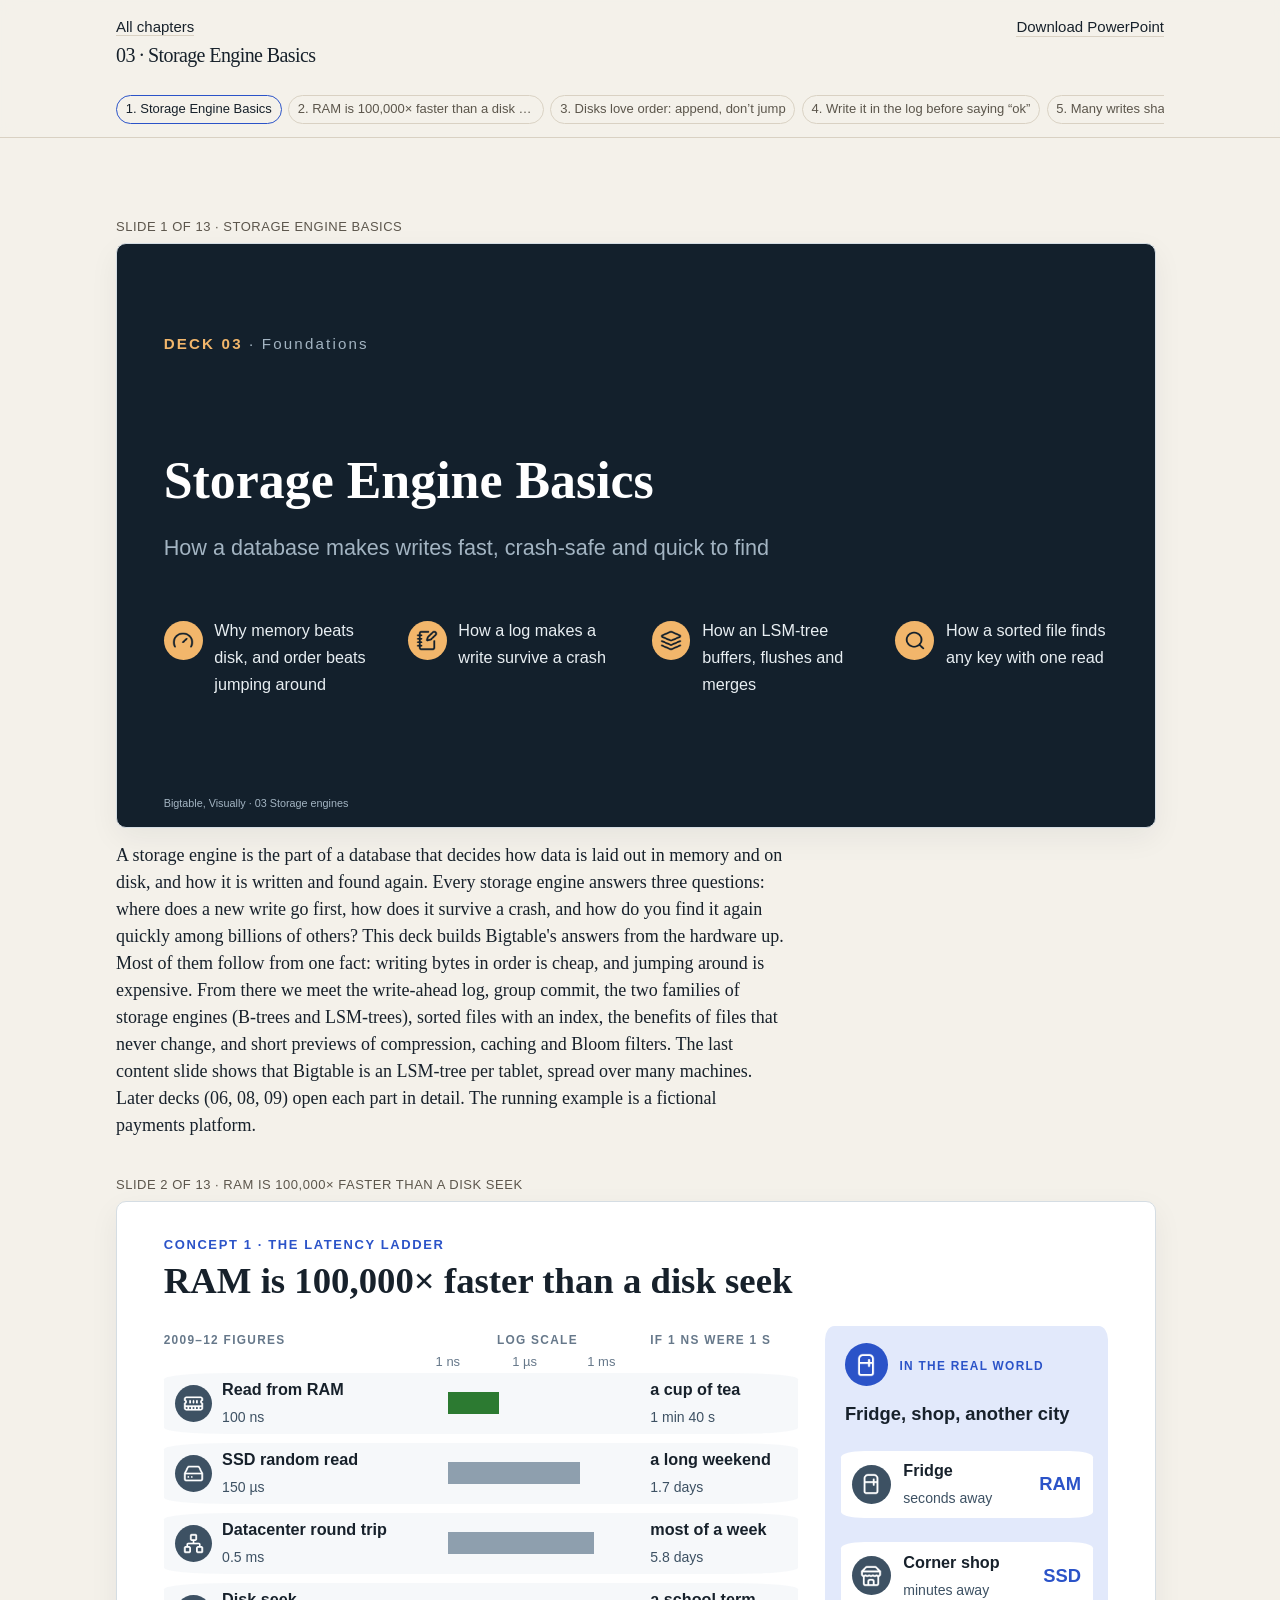
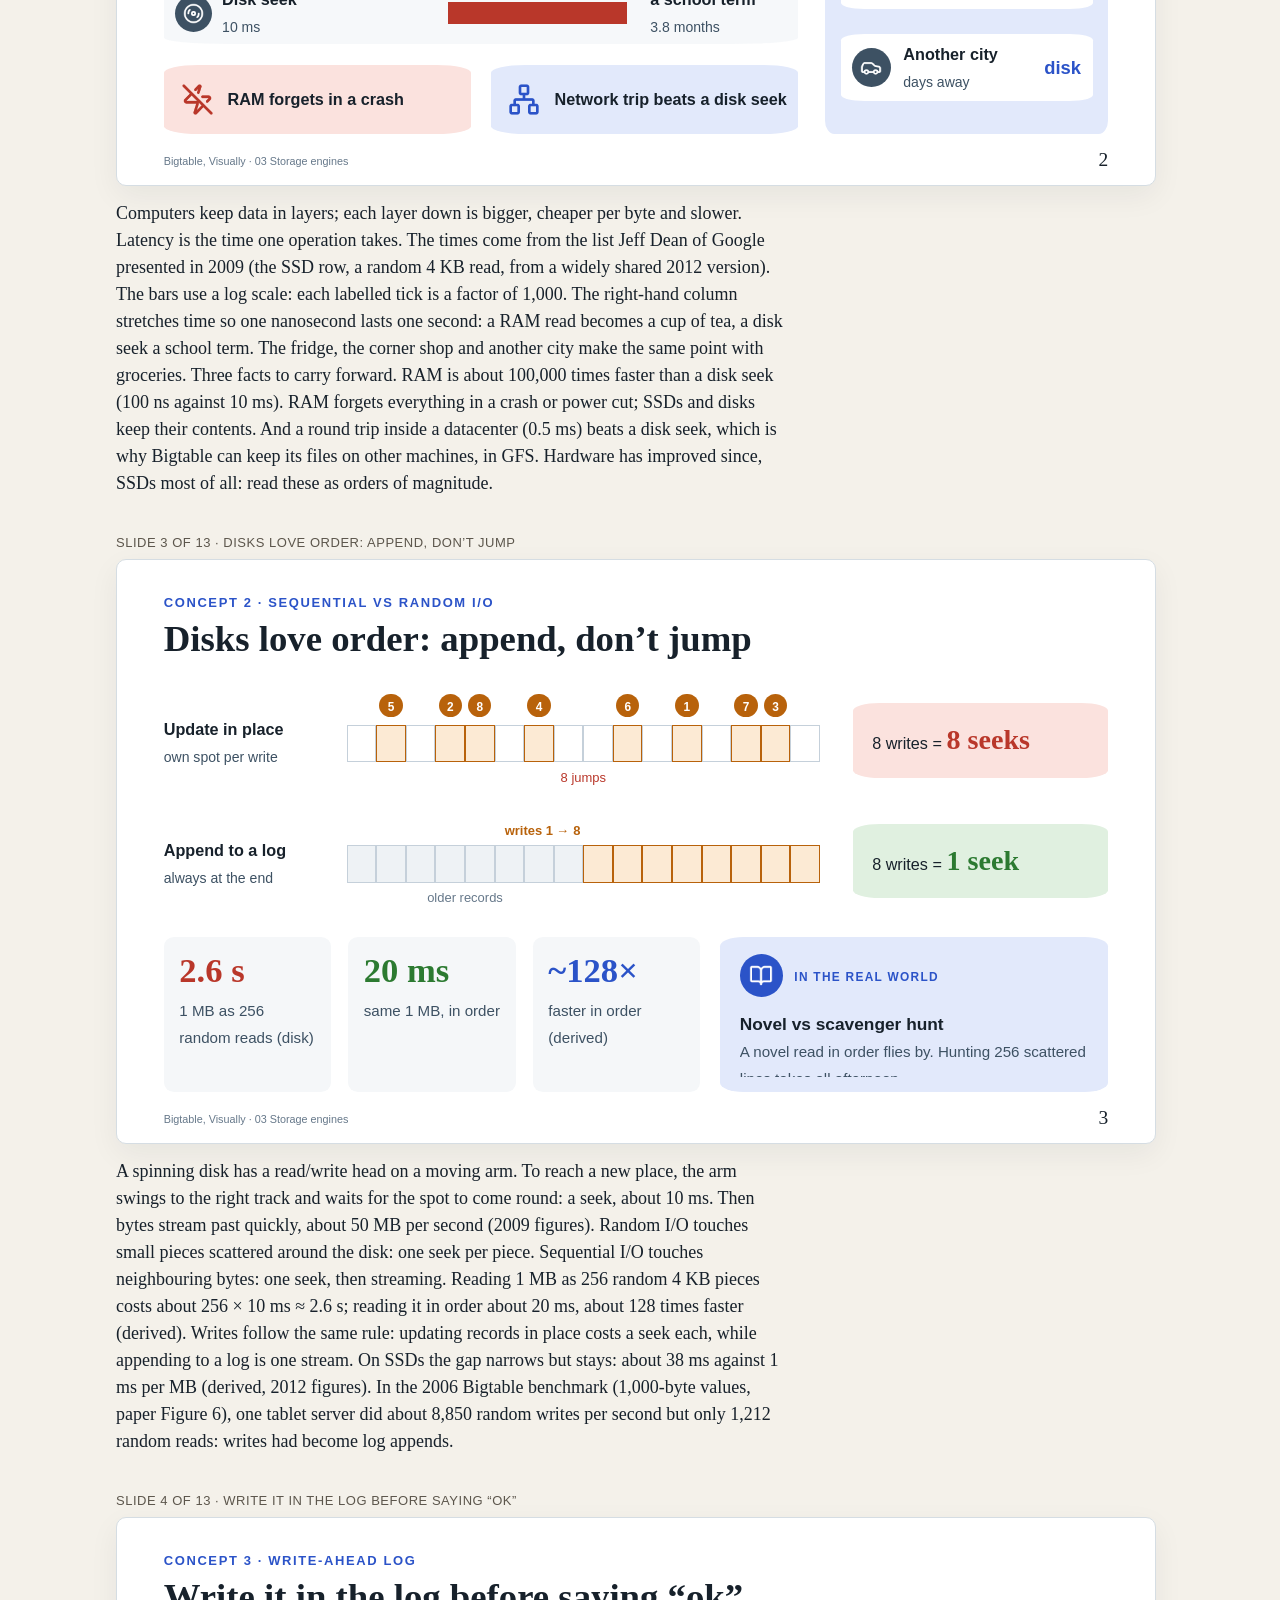
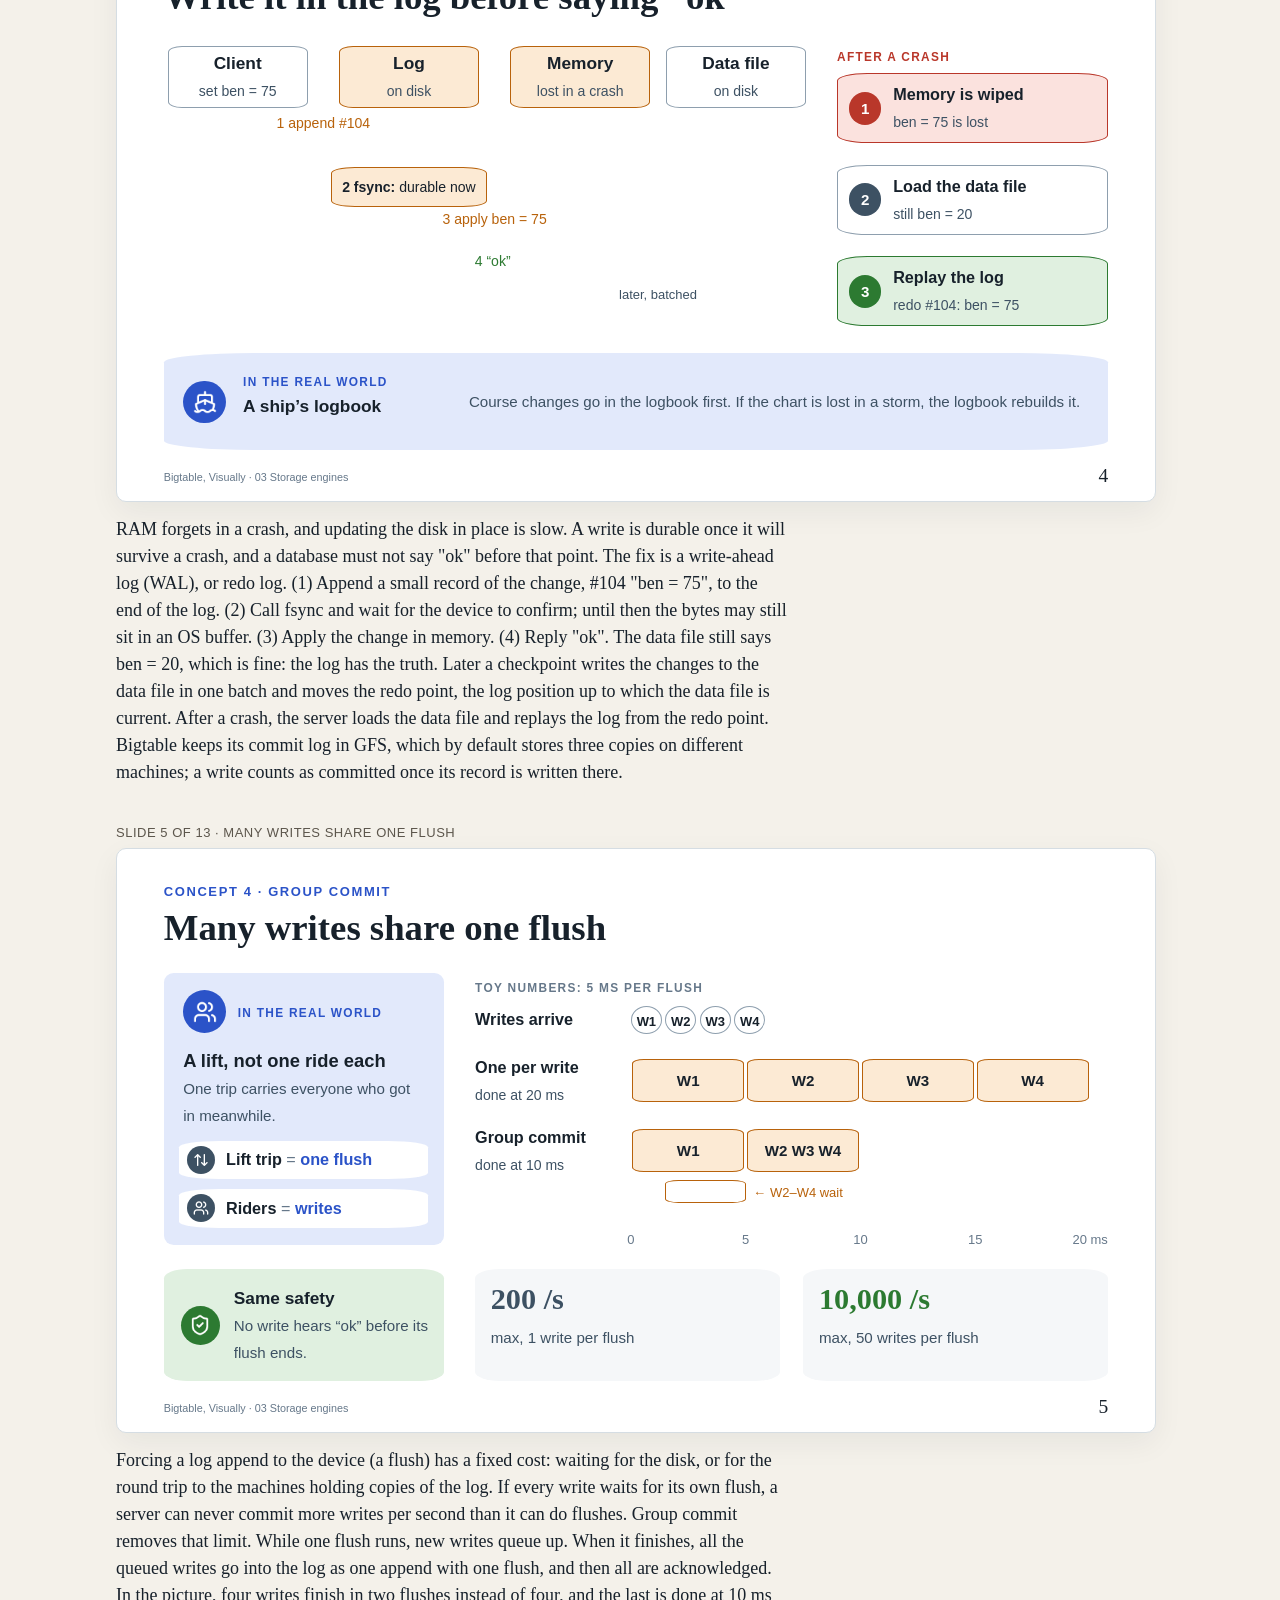
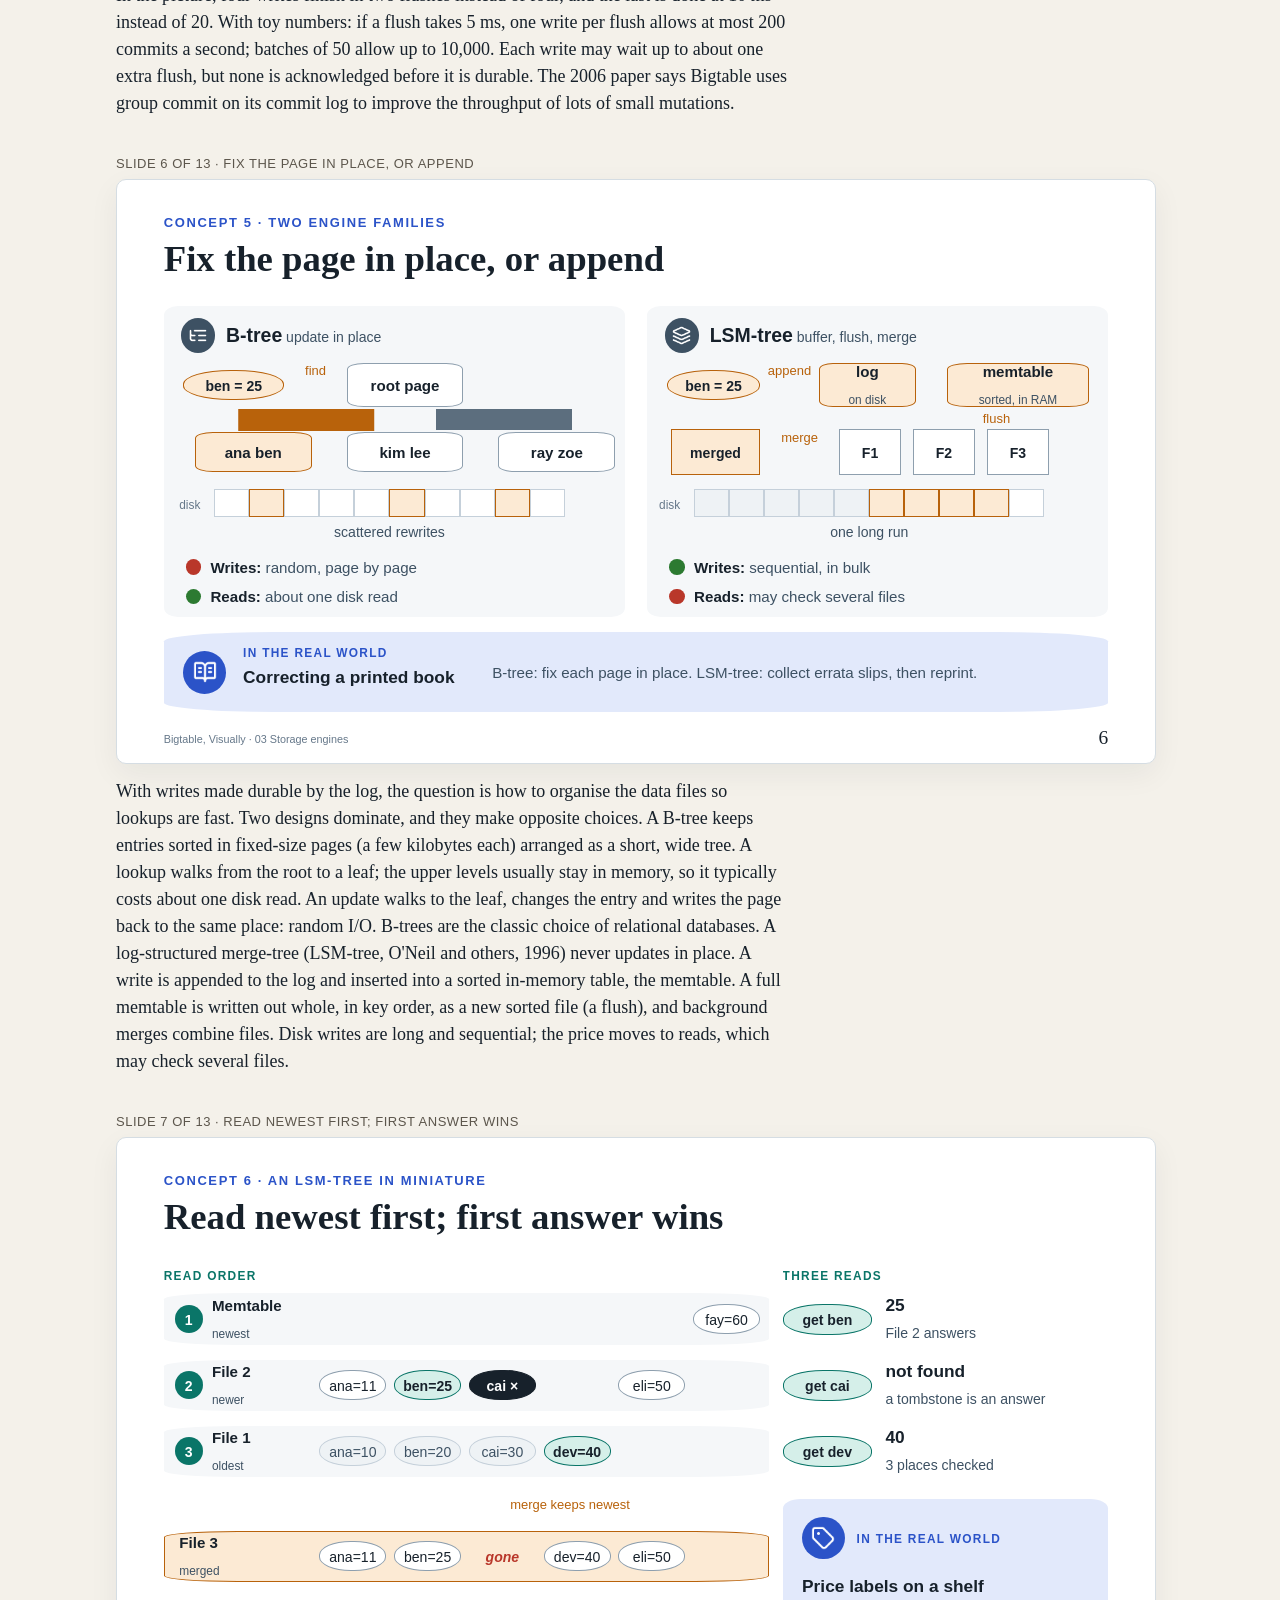
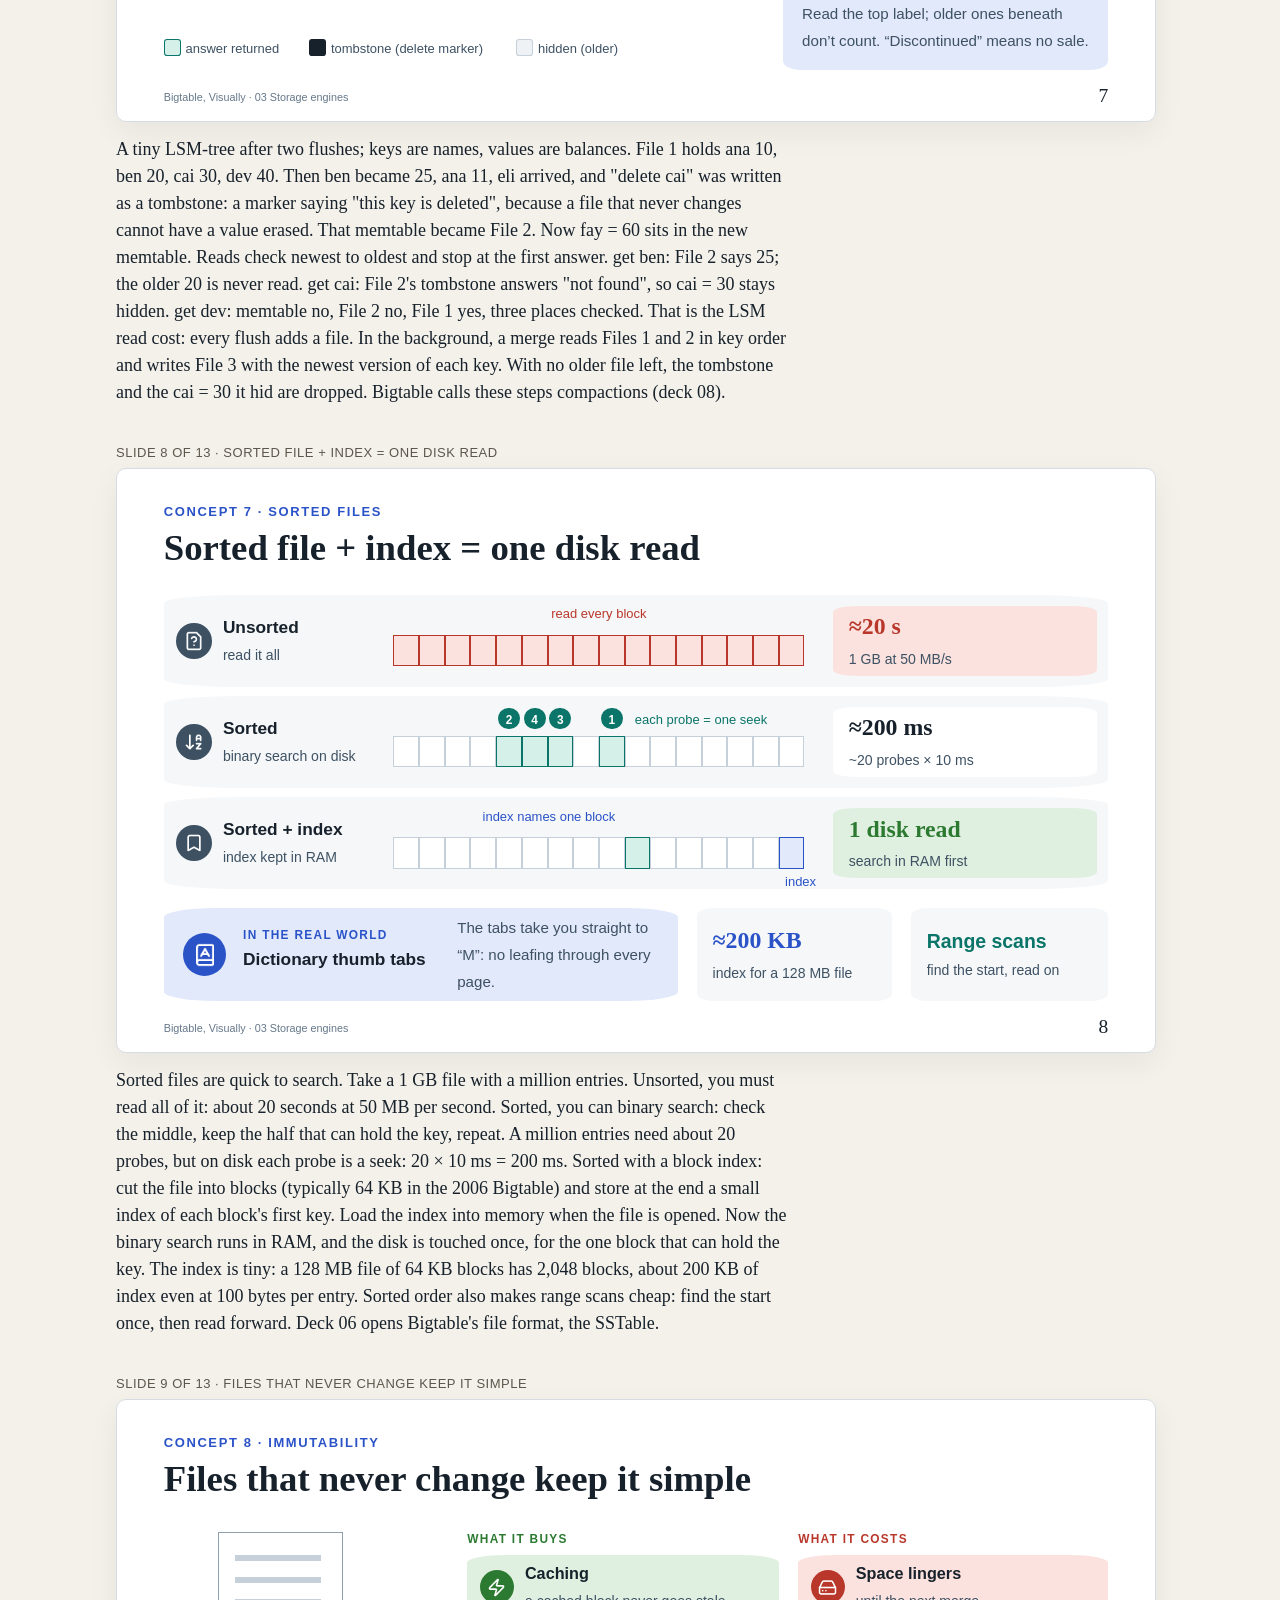
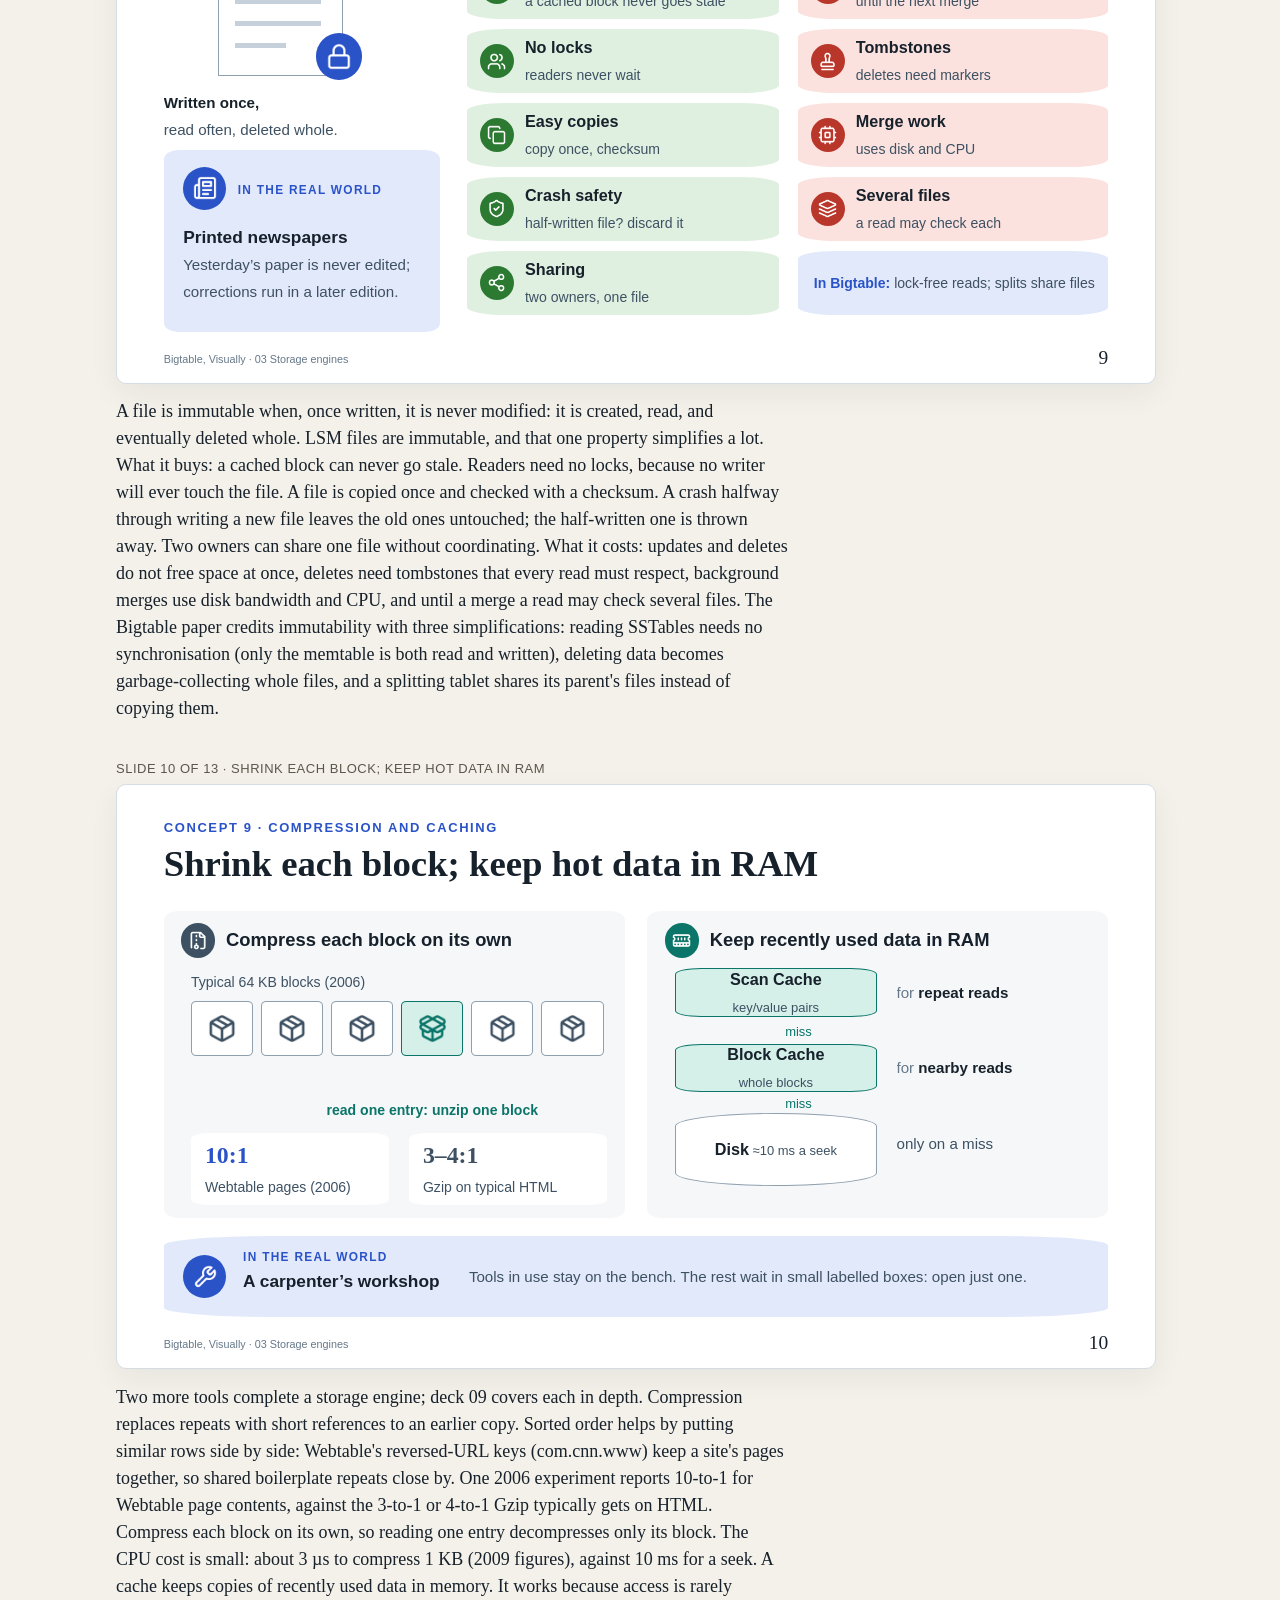
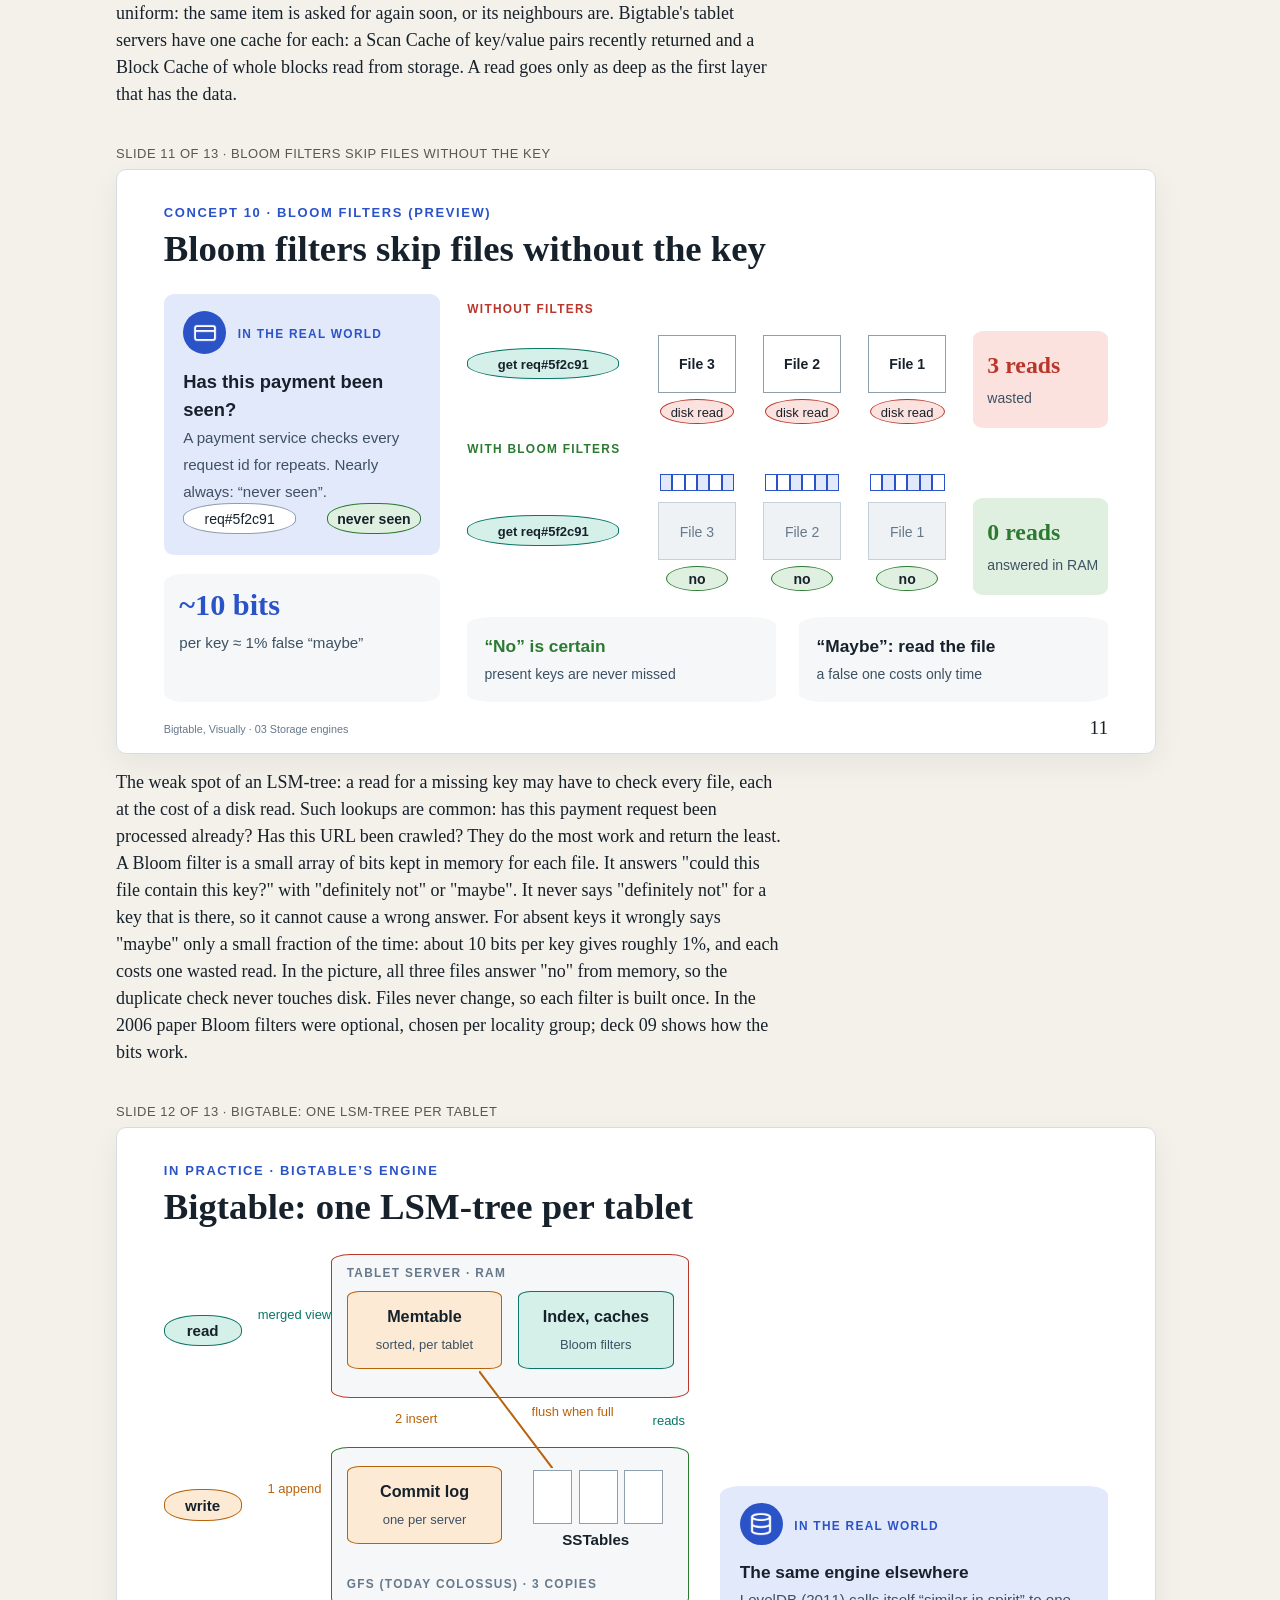
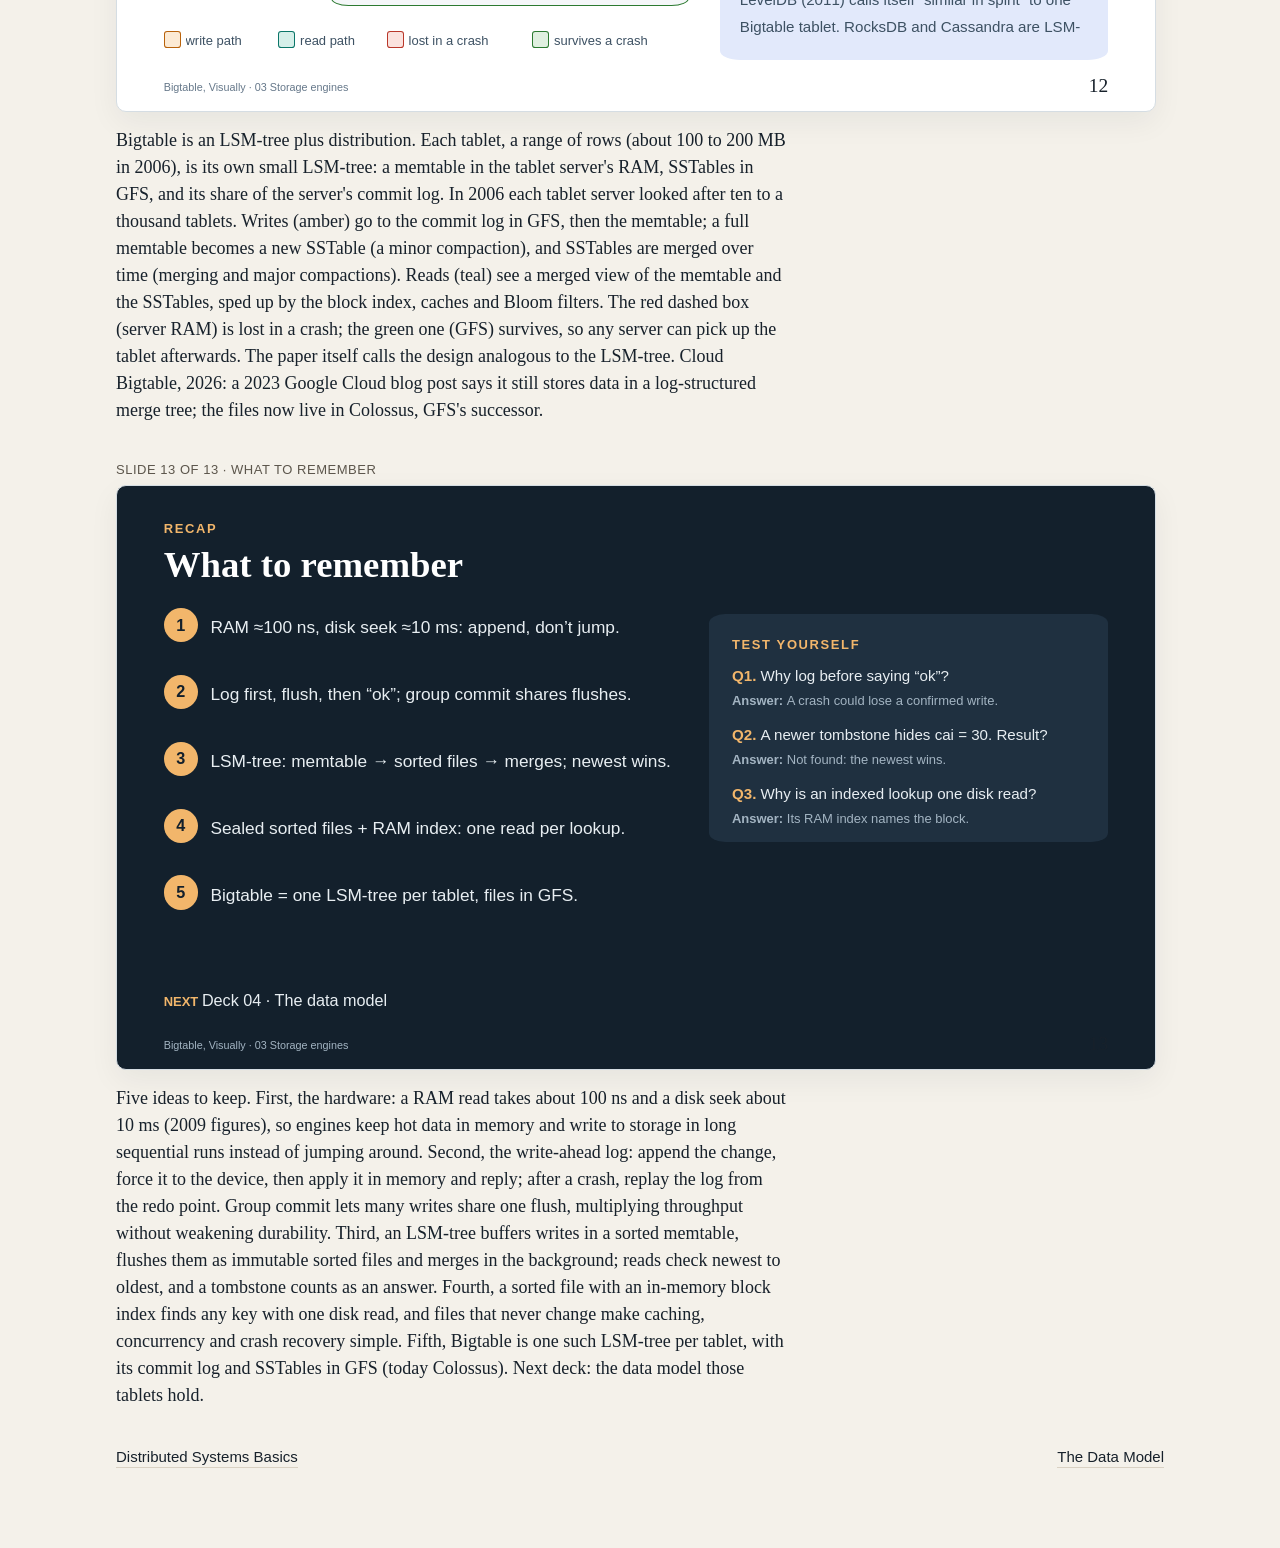
<file: chapters/03/index.html>
<!doctype html>
<html lang="en">
<head>
<meta charset="utf-8">
<meta name="viewport" content="width=device-width, initial-scale=1">
<title>03 Storage Engine Basics · Bigtable Decks</title>
<meta name="description" content="Storage Engine Basics, a chapter of Bigtable, Visually.">
<link rel="stylesheet" href="../../assets/site.css">
</head>
<body>
<header class="top">
  <div class="wrap">
    <div class="top-row">
      <div>
        <a class="nav" href="../../">All chapters</a>
        <h1>03 · Storage Engine Basics</h1>
      </div>
      <div class="actions">
        <a class="nav" href="../../03%20Storage%20Engine%20Basics.pptx" download>Download PowerPoint</a>
      </div>
    </div>
    <ol class="toc"><li><a href="#s1">1. Storage Engine Basics</a></li><li><a href="#s2">2. RAM is 100,000× faster than a disk seek</a></li><li><a href="#s3">3. Disks love order: append, don’t jump</a></li><li><a href="#s4">4. Write it in the log before saying “ok”</a></li><li><a href="#s5">5. Many writes share one flush</a></li><li><a href="#s6">6. Fix the page in place, or append</a></li><li><a href="#s7">7. Read newest first; first answer wins</a></li><li><a href="#s8">8. Sorted file + index = one disk read</a></li><li><a href="#s9">9. Files that never change keep it simple</a></li><li><a href="#s10">10. Shrink each block; keep hot data in RAM</a></li><li><a href="#s11">11. Bloom filters skip files without the key</a></li><li><a href="#s12">12. Bigtable: one LSM-tree per tablet</a></li><li><a href="#s13">13. What to remember</a></li></ol>
  </div>
</header>
<main class="wrap chapter-body">
  <section class="slide" id="s1"><p class="slabel">Slide 1 of 13 · Storage Engine Basics</p><div class="stage" style="background:#13202C"><div class="shape" style="left:4.500%;top:93.600%;width:60.000%;height:4.000%;"><div class="txt" style="justify-content:center;padding:0.000cqi 0.000cqi 0.000cqi 0.000cqi"><p style="text-align:left;"><span style="font-size:1.042cqi;font-family:Calibri,'Segoe UI',sans-serif;color:#A3B4C2">Bigtable, Visually  ·  03  Storage engines</span></p></div></div><div class="shape" style="left:4.500%;top:27.333%;width:84.750%;height:20.000%;"><div class="txt" style="justify-content:flex-end;padding:0.000cqi 0.000cqi 0.000cqi 0.000cqi"><p style="text-align:left;"><span style="font-size:5.000cqi;font-weight:700;font-family:Cambria,Georgia,serif;color:#FFFFFF">Storage Engine Basics</span></p></div></div><div class="shape" style="left:4.500%;top:49.333%;width:78.750%;height:12.000%;"><div class="txt" style="justify-content:flex-start;padding:0.000cqi 0.000cqi 0.000cqi 0.000cqi"><p style="text-align:left;"><span style="font-size:2.083cqi;font-family:Calibri,'Segoe UI',sans-serif;color:#A3B4C2">How a database makes writes fast, crash-safe and quick to find</span></p></div></div><div class="shape" style="left:4.500%;top:14.000%;width:67.500%;height:6.000%;"><div class="txt" style="justify-content:center;padding:0.000cqi 0.000cqi 0.000cqi 0.000cqi"><p style="text-align:left;"><span style="font-size:1.458cqi;font-weight:700;letter-spacing:0.208cqi;font-family:Calibri,'Segoe UI',sans-serif;color:#F2B66B">DECK 03</span><span style="font-size:1.458cqi;letter-spacing:0.208cqi;font-family:Calibri,'Segoe UI',sans-serif;color:#A3B4C2">   ·   Foundations</span></p></div></div><div class="shape" style="left:4.500%;top:64.667%;width:3.750%;height:6.667%;background:#F2B66B;border-radius:50%"></div><div class="shape" style="left:5.325%;top:66.133%;width:2.100%;height:3.733%;"><img alt="" src="../../media/03/image-1-1.png"></div><div class="shape" style="left:9.375%;top:64.000%;width:15.624%;height:16.000%;"><div class="txt" style="justify-content:flex-start;padding:0.000cqi 0.000cqi 0.000cqi 0.000cqi"><p style="text-align:left;"><span style="font-size:1.562cqi;font-family:Calibri,'Segoe UI',sans-serif;color:#E8EEF2">Why memory beats disk, and order beats jumping around</span></p></div></div><div class="shape" style="left:27.999%;top:64.667%;width:3.750%;height:6.667%;background:#F2B66B;border-radius:50%"></div><div class="shape" style="left:28.824%;top:66.133%;width:2.100%;height:3.733%;"><img alt="" src="../../media/03/image-1-2.png"></div><div class="shape" style="left:32.874%;top:64.000%;width:15.624%;height:16.000%;"><div class="txt" style="justify-content:flex-start;padding:0.000cqi 0.000cqi 0.000cqi 0.000cqi"><p style="text-align:left;"><span style="font-size:1.562cqi;font-family:Calibri,'Segoe UI',sans-serif;color:#E8EEF2">How a log makes a write survive a crash</span></p></div></div><div class="shape" style="left:51.499%;top:64.667%;width:3.750%;height:6.667%;background:#F2B66B;border-radius:50%"></div><div class="shape" style="left:52.324%;top:66.133%;width:2.100%;height:3.733%;"><img alt="" src="../../media/03/image-1-3.png"></div><div class="shape" style="left:56.374%;top:64.000%;width:15.624%;height:16.000%;"><div class="txt" style="justify-content:flex-start;padding:0.000cqi 0.000cqi 0.000cqi 0.000cqi"><p style="text-align:left;"><span style="font-size:1.562cqi;font-family:Calibri,'Segoe UI',sans-serif;color:#E8EEF2">How an LSM-tree buffers, flushes and merges</span></p></div></div><div class="shape" style="left:74.998%;top:64.667%;width:3.750%;height:6.667%;background:#F2B66B;border-radius:50%"></div><div class="shape" style="left:75.823%;top:66.133%;width:2.100%;height:3.733%;"><img alt="" src="../../media/03/image-1-4.png"></div><div class="shape" style="left:79.873%;top:64.000%;width:15.624%;height:16.000%;"><div class="txt" style="justify-content:flex-start;padding:0.000cqi 0.000cqi 0.000cqi 0.000cqi"><p style="text-align:left;"><span style="font-size:1.562cqi;font-family:Calibri,'Segoe UI',sans-serif;color:#E8EEF2">How a sorted file finds any key with one read</span></p></div></div></div><div class="notes"><p>A storage engine is the part of a database that decides how data is laid out in memory and on disk, and how it is written and found again. Every storage engine answers three questions: where does a new write go first, how does it survive a crash, and how do you find it again quickly among billions of others?

This deck builds Bigtable&#x27;s answers from the hardware up. Most of them follow from one fact: writing bytes in order is cheap, and jumping around is expensive. From there we meet the write-ahead log, group commit, the two families of storage engines (B-trees and LSM-trees), sorted files with an index, the benefits of files that never change, and short previews of compression, caching and Bloom filters.

The last content slide shows that Bigtable is an LSM-tree per tablet, spread over many machines. Later decks (06, 08, 09) open each part in detail. The running example is a fictional payments platform.</p></div></section><section class="slide" id="s2"><p class="slabel">Slide 2 of 13 · RAM is 100,000× faster than a disk seek</p><div class="stage" style="background:#FFFFFF"><div class="shape" style="left:4.500%;top:93.600%;width:60.000%;height:4.000%;"><div class="txt" style="justify-content:center;padding:0.000cqi 0.000cqi 0.000cqi 0.000cqi"><p style="text-align:left;"><span style="font-size:1.042cqi;font-family:Calibri,'Segoe UI',sans-serif;color:#66788A">Bigtable, Visually  ·  03  Storage engines</span></p></div></div><div class="shape" style="left:4.500%;top:5.067%;width:90.997%;height:4.000%;"><div class="txt" style="justify-content:center;padding:0.000cqi 0.000cqi 0.000cqi 0.000cqi"><p style="text-align:left;"><span style="font-size:1.250cqi;font-weight:700;letter-spacing:0.156cqi;font-family:Calibri,'Segoe UI',sans-serif;color:#2B53C8">CONCEPT 1 · THE LATENCY LADDER</span></p></div></div><div class="shape" style="left:4.500%;top:8.267%;width:90.997%;height:10.400%;"><div class="txt" style="justify-content:center;padding:0.000cqi 0.000cqi 0.000cqi 0.000cqi"><p style="text-align:left;"><span style="font-size:3.542cqi;font-weight:700;font-family:Cambria,Georgia,serif;color:#17212B">RAM is 100,000× faster than a disk seek</span></p></div></div><div class="shape" style="left:4.500%;top:21.333%;width:19.500%;height:4.000%;"><div class="txt" style="justify-content:center;padding:0.000cqi 0.000cqi 0.000cqi 0.000cqi"><p style="text-align:left;"><span style="font-size:1.146cqi;font-weight:700;letter-spacing:0.125cqi;font-family:Calibri,'Segoe UI',sans-serif;color:#66788A">2009–12 FIGURES</span></p></div></div><div class="shape" style="left:31.875%;top:21.333%;width:17.250%;height:4.000%;"><div class="txt" style="justify-content:center;padding:0.000cqi 0.000cqi 0.000cqi 0.000cqi"><p style="text-align:center;"><span style="font-size:1.146cqi;font-weight:700;letter-spacing:0.125cqi;font-family:Calibri,'Segoe UI',sans-serif;color:#66788A">LOG SCALE</span></p></div></div><div class="shape" style="left:51.375%;top:21.333%;width:14.625%;height:4.000%;"><div class="txt" style="justify-content:center;padding:0.000cqi 0.000cqi 0.000cqi 0.000cqi"><p style="text-align:left;"><span style="font-size:1.146cqi;font-weight:700;letter-spacing:0.125cqi;font-family:Calibri,'Segoe UI',sans-serif;color:#66788A">IF 1 NS WERE 1 S</span></p></div></div><div class="shape" style="left:29.250%;top:25.333%;width:5.250%;height:3.733%;"><div class="txt" style="justify-content:center;padding:0.000cqi 0.000cqi 0.000cqi 0.000cqi"><p style="text-align:center;"><span style="font-size:1.250cqi;font-family:Calibri,'Segoe UI',sans-serif;color:#66788A">1 ns</span></p></div></div><div class="shape" style="left:36.643%;top:25.333%;width:5.250%;height:3.733%;"><div class="txt" style="justify-content:center;padding:0.000cqi 0.000cqi 0.000cqi 0.000cqi"><p style="text-align:center;"><span style="font-size:1.250cqi;font-family:Calibri,'Segoe UI',sans-serif;color:#66788A">1 µs</span></p></div></div><div class="shape" style="left:44.036%;top:25.333%;width:5.250%;height:3.733%;"><div class="txt" style="justify-content:center;padding:0.000cqi 0.000cqi 0.000cqi 0.000cqi"><p style="text-align:center;"><span style="font-size:1.250cqi;font-family:Calibri,'Segoe UI',sans-serif;color:#66788A">1 ms</span></p></div></div><div class="shape" style="left:31.875%;top:28.267%;width:0.001%;height:47.467%;background:#C5D0DA"></div><div class="shape" style="left:39.268%;top:28.267%;width:0.001%;height:47.467%;background:#C5D0DA"></div><div class="shape" style="left:46.661%;top:28.267%;width:0.001%;height:47.467%;background:#C5D0DA"></div><div class="shape" style="left:4.500%;top:29.333%;width:61.125%;height:10.400%;background:rgba(245,247,249,0.850);border-radius:10.26%"></div><div class="shape" style="left:5.550%;top:31.333%;width:3.600%;height:6.400%;background:#3D5163;border-radius:50%"></div><div class="shape" style="left:6.342%;top:32.741%;width:2.016%;height:3.584%;"><img alt="" src="../../media/03/image-2-1.png"></div><div class="shape" style="left:10.125%;top:29.733%;width:21.000%;height:9.600%;"><div class="txt" style="justify-content:center;padding:0.000cqi 0.000cqi 0.000cqi 0.000cqi"><p style="text-align:left;"><span style="font-size:1.562cqi;font-weight:700;font-family:Calibri,'Segoe UI',sans-serif;color:#17212B">Read from RAM</span></p><p style="text-align:left;"><span style="font-size:1.354cqi;font-family:Consolas,'Segoe UI',sans-serif;color:#3D5163">100 ns</span></p></div></div><div class="shape" style="left:31.875%;top:32.667%;width:4.929%;height:3.733%;background:#2C7A31"></div><div class="shape" style="left:51.375%;top:29.733%;width:13.875%;height:9.600%;"><div class="txt" style="justify-content:center;padding:0.000cqi 0.000cqi 0.000cqi 0.000cqi"><p style="text-align:left;"><span style="font-size:1.562cqi;font-weight:700;font-family:Calibri,'Segoe UI',sans-serif;color:#17212B">a cup of tea</span></p><p style="text-align:left;"><span style="font-size:1.354cqi;font-family:Calibri,'Segoe UI',sans-serif;color:#3D5163">1 min 40 s</span></p></div></div><div class="shape" style="left:4.500%;top:41.333%;width:61.125%;height:10.400%;background:rgba(245,247,249,0.850);border-radius:10.26%"></div><div class="shape" style="left:5.550%;top:43.333%;width:3.600%;height:6.400%;background:#3D5163;border-radius:50%"></div><div class="shape" style="left:6.342%;top:44.741%;width:2.016%;height:3.584%;"><img alt="" src="../../media/03/image-2-2.png"></div><div class="shape" style="left:10.125%;top:41.733%;width:21.000%;height:9.600%;"><div class="txt" style="justify-content:center;padding:0.000cqi 0.000cqi 0.000cqi 0.000cqi"><p style="text-align:left;"><span style="font-size:1.562cqi;font-weight:700;font-family:Calibri,'Segoe UI',sans-serif;color:#17212B">SSD random read</span></p><p style="text-align:left;"><span style="font-size:1.354cqi;font-family:Consolas,'Segoe UI',sans-serif;color:#3D5163">150 µs</span></p></div></div><div class="shape" style="left:31.875%;top:44.667%;width:12.755%;height:3.733%;background:#8E9FAE"></div><div class="shape" style="left:51.375%;top:41.733%;width:13.875%;height:9.600%;"><div class="txt" style="justify-content:center;padding:0.000cqi 0.000cqi 0.000cqi 0.000cqi"><p style="text-align:left;"><span style="font-size:1.562cqi;font-weight:700;font-family:Calibri,'Segoe UI',sans-serif;color:#17212B">a long weekend</span></p><p style="text-align:left;"><span style="font-size:1.354cqi;font-family:Calibri,'Segoe UI',sans-serif;color:#3D5163">1.7 days</span></p></div></div><div class="shape" style="left:4.500%;top:53.333%;width:61.125%;height:10.400%;background:rgba(245,247,249,0.850);border-radius:10.26%"></div><div class="shape" style="left:5.550%;top:55.333%;width:3.600%;height:6.400%;background:#3D5163;border-radius:50%"></div><div class="shape" style="left:6.342%;top:56.741%;width:2.016%;height:3.584%;"><img alt="" src="../../media/03/image-2-3.png"></div><div class="shape" style="left:10.125%;top:53.733%;width:21.000%;height:9.600%;"><div class="txt" style="justify-content:center;padding:0.000cqi 0.000cqi 0.000cqi 0.000cqi"><p style="text-align:left;"><span style="font-size:1.562cqi;font-weight:700;font-family:Calibri,'Segoe UI',sans-serif;color:#17212B">Datacenter round trip</span></p><p style="text-align:left;"><span style="font-size:1.354cqi;font-family:Consolas,'Segoe UI',sans-serif;color:#3D5163">0.5 ms</span></p></div></div><div class="shape" style="left:31.875%;top:56.667%;width:14.044%;height:3.733%;background:#8E9FAE"></div><div class="shape" style="left:51.375%;top:53.733%;width:13.875%;height:9.600%;"><div class="txt" style="justify-content:center;padding:0.000cqi 0.000cqi 0.000cqi 0.000cqi"><p style="text-align:left;"><span style="font-size:1.562cqi;font-weight:700;font-family:Calibri,'Segoe UI',sans-serif;color:#17212B">most of a week</span></p><p style="text-align:left;"><span style="font-size:1.354cqi;font-family:Calibri,'Segoe UI',sans-serif;color:#3D5163">5.8 days</span></p></div></div><div class="shape" style="left:4.500%;top:65.333%;width:61.125%;height:10.400%;background:rgba(245,247,249,0.850);border-radius:10.26%"></div><div class="shape" style="left:5.550%;top:67.333%;width:3.600%;height:6.400%;background:#3D5163;border-radius:50%"></div><div class="shape" style="left:6.342%;top:68.741%;width:2.016%;height:3.584%;"><img alt="" src="../../media/03/image-2-4.png"></div><div class="shape" style="left:10.125%;top:65.733%;width:21.000%;height:9.600%;"><div class="txt" style="justify-content:center;padding:0.000cqi 0.000cqi 0.000cqi 0.000cqi"><p style="text-align:left;"><span style="font-size:1.562cqi;font-weight:700;font-family:Calibri,'Segoe UI',sans-serif;color:#17212B">Disk seek</span></p><p style="text-align:left;"><span style="font-size:1.354cqi;font-family:Consolas,'Segoe UI',sans-serif;color:#3D5163">10 ms</span></p></div></div><div class="shape" style="left:31.875%;top:68.667%;width:17.250%;height:3.733%;background:#B9372A"></div><div class="shape" style="left:51.375%;top:65.733%;width:13.875%;height:9.600%;"><div class="txt" style="justify-content:center;padding:0.000cqi 0.000cqi 0.000cqi 0.000cqi"><p style="text-align:left;"><span style="font-size:1.562cqi;font-weight:700;font-family:Calibri,'Segoe UI',sans-serif;color:#17212B">a school term</span></p><p style="text-align:left;"><span style="font-size:1.354cqi;font-family:Calibri,'Segoe UI',sans-serif;color:#3D5163">3.8 months</span></p></div></div><div class="shape" style="left:4.500%;top:79.333%;width:29.625%;height:12.000%;background:#FBE2DE;border-radius:11.11%"></div><div class="shape" style="left:6.150%;top:82.533%;width:3.150%;height:5.600%;"><img alt="" src="../../media/03/image-2-5.png"></div><div class="shape" style="left:10.650%;top:79.333%;width:22.500%;height:12.000%;"><div class="txt" style="justify-content:center;padding:0.000cqi 0.000cqi 0.000cqi 0.000cqi"><p style="text-align:left;"><span style="font-size:1.562cqi;font-weight:700;font-family:Calibri,'Segoe UI',sans-serif;color:#17212B">RAM forgets in a crash</span></p></div></div><div class="shape" style="left:36.000%;top:79.333%;width:29.625%;height:12.000%;background:#E2E9FB;border-radius:11.11%"></div><div class="shape" style="left:37.650%;top:82.533%;width:3.150%;height:5.600%;"><img alt="" src="../../media/03/image-2-6.png"></div><div class="shape" style="left:42.150%;top:79.333%;width:22.500%;height:12.000%;"><div class="txt" style="justify-content:center;padding:0.000cqi 0.000cqi 0.000cqi 0.000cqi"><p style="text-align:left;"><span style="font-size:1.562cqi;font-weight:700;font-family:Calibri,'Segoe UI',sans-serif;color:#17212B">Network trip beats a disk seek</span></p></div></div><div class="shape" style="left:68.250%;top:21.333%;width:27.247%;height:70.000%;background:#E2E9FB;border-radius:3.30%"></div><div class="shape" style="left:70.125%;top:24.267%;width:4.125%;height:7.333%;background:#2B53C8;border-radius:50%"></div><div class="shape" style="left:71.032%;top:25.880%;width:2.310%;height:4.107%;"><img alt="" src="../../media/03/image-2-7.png"></div><div class="shape" style="left:75.375%;top:24.267%;width:18.247%;height:7.333%;"><div class="txt" style="justify-content:center;padding:0.000cqi 0.000cqi 0.000cqi 0.000cqi"><p style="text-align:left;"><span style="font-size:1.146cqi;font-weight:700;letter-spacing:0.125cqi;font-family:Calibri,'Segoe UI',sans-serif;color:#2B53C8">IN THE REAL WORLD</span></p></div></div><div class="shape" style="left:70.125%;top:34.000%;width:23.497%;height:6.000%;"><div class="txt" style="justify-content:flex-start;padding:0.000cqi 0.000cqi 0.000cqi 0.000cqi"><p style="text-align:left;"><span style="font-size:1.771cqi;font-weight:700;font-family:Calibri,'Segoe UI',sans-serif;color:#17212B">Fridge, shop, another city</span></p></div></div><div class="shape" style="left:69.750%;top:42.667%;width:24.247%;height:11.467%;background:#FFFFFF;border-radius:9.30%"></div><div class="shape" style="left:70.800%;top:45.067%;width:3.750%;height:6.667%;background:#3D5163;border-radius:50%"></div><div class="shape" style="left:71.625%;top:46.533%;width:2.100%;height:3.733%;"><img alt="" src="../../media/03/image-2-7.png"></div><div class="shape" style="left:75.750%;top:42.667%;width:12.750%;height:11.467%;"><div class="txt" style="justify-content:center;padding:0.000cqi 0.000cqi 0.000cqi 0.000cqi"><p style="text-align:left;"><span style="font-size:1.562cqi;font-weight:700;font-family:Calibri,'Segoe UI',sans-serif;color:#17212B">Fridge</span></p><p style="text-align:left;"><span style="font-size:1.354cqi;font-family:Calibri,'Segoe UI',sans-serif;color:#3D5163">seconds away</span></p></div></div><div class="shape" style="left:87.750%;top:42.667%;width:5.122%;height:11.467%;"><div class="txt" style="justify-content:center;padding:0.000cqi 0.000cqi 0.000cqi 0.000cqi"><p style="text-align:right;"><span style="font-size:1.771cqi;font-weight:700;font-family:Calibri,'Segoe UI',sans-serif;color:#2B53C8">RAM</span></p></div></div><div class="shape" style="left:69.750%;top:58.400%;width:24.247%;height:11.467%;background:#FFFFFF;border-radius:9.30%"></div><div class="shape" style="left:70.800%;top:60.800%;width:3.750%;height:6.667%;background:#3D5163;border-radius:50%"></div><div class="shape" style="left:71.625%;top:62.267%;width:2.100%;height:3.733%;"><img alt="" src="../../media/03/image-2-9.png"></div><div class="shape" style="left:75.750%;top:58.400%;width:12.750%;height:11.467%;"><div class="txt" style="justify-content:center;padding:0.000cqi 0.000cqi 0.000cqi 0.000cqi"><p style="text-align:left;"><span style="font-size:1.562cqi;font-weight:700;font-family:Calibri,'Segoe UI',sans-serif;color:#17212B">Corner shop</span></p><p style="text-align:left;"><span style="font-size:1.354cqi;font-family:Calibri,'Segoe UI',sans-serif;color:#3D5163">minutes away</span></p></div></div><div class="shape" style="left:87.750%;top:58.400%;width:5.122%;height:11.467%;"><div class="txt" style="justify-content:center;padding:0.000cqi 0.000cqi 0.000cqi 0.000cqi"><p style="text-align:right;"><span style="font-size:1.771cqi;font-weight:700;font-family:Calibri,'Segoe UI',sans-serif;color:#2B53C8">SSD</span></p></div></div><div class="shape" style="left:69.750%;top:74.133%;width:24.247%;height:11.467%;background:#FFFFFF;border-radius:9.30%"></div><div class="shape" style="left:70.800%;top:76.533%;width:3.750%;height:6.667%;background:#3D5163;border-radius:50%"></div><div class="shape" style="left:71.625%;top:78.000%;width:2.100%;height:3.733%;"><img alt="" src="../../media/03/image-2-10.png"></div><div class="shape" style="left:75.750%;top:74.133%;width:12.750%;height:11.467%;"><div class="txt" style="justify-content:center;padding:0.000cqi 0.000cqi 0.000cqi 0.000cqi"><p style="text-align:left;"><span style="font-size:1.562cqi;font-weight:700;font-family:Calibri,'Segoe UI',sans-serif;color:#17212B">Another city</span></p><p style="text-align:left;"><span style="font-size:1.354cqi;font-family:Calibri,'Segoe UI',sans-serif;color:#3D5163">days away</span></p></div></div><div class="shape" style="left:87.750%;top:74.133%;width:5.122%;height:11.467%;"><div class="txt" style="justify-content:center;padding:0.000cqi 0.000cqi 0.000cqi 0.000cqi"><p style="text-align:right;"><span style="font-size:1.771cqi;font-weight:700;font-family:Calibri,'Segoe UI',sans-serif;color:#2B53C8">disk</span></p></div></div><div class="shape" style="left:89.497%;top:93.600%;width:6.000%;height:4.000%;"><div class="txt" style="justify-content:center;padding:0.000cqi 0.000cqi 0.000cqi 0.000cqi"><p style="text-align:right;"><span style="font-size:1.875cqi">2</span></p></div></div></div><div class="notes"><p>Computers keep data in layers; each layer down is bigger, cheaper per byte and slower. Latency is the time one operation takes. The times come from the list Jeff Dean of Google presented in 2009 (the SSD row, a random 4 KB read, from a widely shared 2012 version). The bars use a log scale: each labelled tick is a factor of 1,000. The right-hand column stretches time so one nanosecond lasts one second: a RAM read becomes a cup of tea, a disk seek a school term. The fridge, the corner shop and another city make the same point with groceries.

Three facts to carry forward. RAM is about 100,000 times faster than a disk seek (100 ns against 10 ms). RAM forgets everything in a crash or power cut; SSDs and disks keep their contents. And a round trip inside a datacenter (0.5 ms) beats a disk seek, which is why Bigtable can keep its files on other machines, in GFS.

Hardware has improved since, SSDs most of all: read these as orders of magnitude.</p></div></section><section class="slide" id="s3"><p class="slabel">Slide 3 of 13 · Disks love order: append, don’t jump</p><div class="stage" style="background:#FFFFFF"><div class="shape" style="left:4.500%;top:93.600%;width:60.000%;height:4.000%;"><div class="txt" style="justify-content:center;padding:0.000cqi 0.000cqi 0.000cqi 0.000cqi"><p style="text-align:left;"><span style="font-size:1.042cqi;font-family:Calibri,'Segoe UI',sans-serif;color:#66788A">Bigtable, Visually  ·  03  Storage engines</span></p></div></div><div class="shape" style="left:4.500%;top:5.067%;width:90.997%;height:4.000%;"><div class="txt" style="justify-content:center;padding:0.000cqi 0.000cqi 0.000cqi 0.000cqi"><p style="text-align:left;"><span style="font-size:1.250cqi;font-weight:700;letter-spacing:0.156cqi;font-family:Calibri,'Segoe UI',sans-serif;color:#2B53C8">CONCEPT 2 · SEQUENTIAL VS RANDOM I/O</span></p></div></div><div class="shape" style="left:4.500%;top:8.267%;width:90.997%;height:10.400%;"><div class="txt" style="justify-content:center;padding:0.000cqi 0.000cqi 0.000cqi 0.000cqi"><p style="text-align:left;"><span style="font-size:3.542cqi;font-weight:700;font-family:Cambria,Georgia,serif;color:#17212B">Disks love order: append, don’t jump</span></p></div></div><div class="shape" style="left:4.500%;top:26.400%;width:16.125%;height:10.133%;"><div class="txt" style="justify-content:center;padding:0.000cqi 0.000cqi 0.000cqi 0.000cqi"><p style="text-align:left;"><span style="font-size:1.562cqi;font-weight:700;font-family:Calibri,'Segoe UI',sans-serif;color:#17212B">Update in place</span></p><p style="text-align:left;"><span style="font-size:1.354cqi;font-family:Calibri,'Segoe UI',sans-serif;color:#3D5163">own spot per write</span></p></div></div><div class="shape" style="left:22.125%;top:28.267%;width:2.850%;height:6.400%;background:#FFFFFF;border:0.104cqi solid #C5D0DA"></div><div class="shape" style="left:24.975%;top:28.267%;width:2.850%;height:6.400%;background:#FCEAD4;border:0.156cqi solid #B8620B"></div><div class="shape" style="left:25.275%;top:22.933%;width:2.250%;height:4.000%;background:#B8620B;border-radius:50%"><div class="txt" style="justify-content:center;padding:0.000cqi 0.000cqi 0.000cqi 0.000cqi"><p style="text-align:center;"><span style="font-size:1.146cqi;font-weight:700;font-family:Calibri,'Segoe UI',sans-serif;color:#FFFFFF">5</span></p></div></div><div class="shape" style="left:27.825%;top:28.267%;width:2.850%;height:6.400%;background:#FFFFFF;border:0.104cqi solid #C5D0DA"></div><div class="shape" style="left:30.675%;top:28.267%;width:2.850%;height:6.400%;background:#FCEAD4;border:0.156cqi solid #B8620B"></div><div class="shape" style="left:30.975%;top:22.933%;width:2.250%;height:4.000%;background:#B8620B;border-radius:50%"><div class="txt" style="justify-content:center;padding:0.000cqi 0.000cqi 0.000cqi 0.000cqi"><p style="text-align:center;"><span style="font-size:1.146cqi;font-weight:700;font-family:Calibri,'Segoe UI',sans-serif;color:#FFFFFF">2</span></p></div></div><div class="shape" style="left:33.525%;top:28.267%;width:2.850%;height:6.400%;background:#FCEAD4;border:0.156cqi solid #B8620B"></div><div class="shape" style="left:33.825%;top:22.933%;width:2.250%;height:4.000%;background:#B8620B;border-radius:50%"><div class="txt" style="justify-content:center;padding:0.000cqi 0.000cqi 0.000cqi 0.000cqi"><p style="text-align:center;"><span style="font-size:1.146cqi;font-weight:700;font-family:Calibri,'Segoe UI',sans-serif;color:#FFFFFF">8</span></p></div></div><div class="shape" style="left:36.375%;top:28.267%;width:2.850%;height:6.400%;background:#FFFFFF;border:0.104cqi solid #C5D0DA"></div><div class="shape" style="left:39.225%;top:28.267%;width:2.850%;height:6.400%;background:#FCEAD4;border:0.156cqi solid #B8620B"></div><div class="shape" style="left:39.525%;top:22.933%;width:2.250%;height:4.000%;background:#B8620B;border-radius:50%"><div class="txt" style="justify-content:center;padding:0.000cqi 0.000cqi 0.000cqi 0.000cqi"><p style="text-align:center;"><span style="font-size:1.146cqi;font-weight:700;font-family:Calibri,'Segoe UI',sans-serif;color:#FFFFFF">4</span></p></div></div><div class="shape" style="left:42.075%;top:28.267%;width:2.850%;height:6.400%;background:#FFFFFF;border:0.104cqi solid #C5D0DA"></div><div class="shape" style="left:44.925%;top:28.267%;width:2.850%;height:6.400%;background:#FFFFFF;border:0.104cqi solid #C5D0DA"></div><div class="shape" style="left:47.775%;top:28.267%;width:2.850%;height:6.400%;background:#FCEAD4;border:0.156cqi solid #B8620B"></div><div class="shape" style="left:48.075%;top:22.933%;width:2.250%;height:4.000%;background:#B8620B;border-radius:50%"><div class="txt" style="justify-content:center;padding:0.000cqi 0.000cqi 0.000cqi 0.000cqi"><p style="text-align:center;"><span style="font-size:1.146cqi;font-weight:700;font-family:Calibri,'Segoe UI',sans-serif;color:#FFFFFF">6</span></p></div></div><div class="shape" style="left:50.625%;top:28.267%;width:2.850%;height:6.400%;background:#FFFFFF;border:0.104cqi solid #C5D0DA"></div><div class="shape" style="left:53.475%;top:28.267%;width:2.850%;height:6.400%;background:#FCEAD4;border:0.156cqi solid #B8620B"></div><div class="shape" style="left:53.775%;top:22.933%;width:2.250%;height:4.000%;background:#B8620B;border-radius:50%"><div class="txt" style="justify-content:center;padding:0.000cqi 0.000cqi 0.000cqi 0.000cqi"><p style="text-align:center;"><span style="font-size:1.146cqi;font-weight:700;font-family:Calibri,'Segoe UI',sans-serif;color:#FFFFFF">1</span></p></div></div><div class="shape" style="left:56.325%;top:28.267%;width:2.850%;height:6.400%;background:#FFFFFF;border:0.104cqi solid #C5D0DA"></div><div class="shape" style="left:59.175%;top:28.267%;width:2.850%;height:6.400%;background:#FCEAD4;border:0.156cqi solid #B8620B"></div><div class="shape" style="left:59.475%;top:22.933%;width:2.250%;height:4.000%;background:#B8620B;border-radius:50%"><div class="txt" style="justify-content:center;padding:0.000cqi 0.000cqi 0.000cqi 0.000cqi"><p style="text-align:center;"><span style="font-size:1.146cqi;font-weight:700;font-family:Calibri,'Segoe UI',sans-serif;color:#FFFFFF">7</span></p></div></div><div class="shape" style="left:62.025%;top:28.267%;width:2.850%;height:6.400%;background:#FCEAD4;border:0.156cqi solid #B8620B"></div><div class="shape" style="left:62.325%;top:22.933%;width:2.250%;height:4.000%;background:#B8620B;border-radius:50%"><div class="txt" style="justify-content:center;padding:0.000cqi 0.000cqi 0.000cqi 0.000cqi"><p style="text-align:center;"><span style="font-size:1.146cqi;font-weight:700;font-family:Calibri,'Segoe UI',sans-serif;color:#FFFFFF">3</span></p></div></div><div class="shape" style="left:64.875%;top:28.267%;width:2.850%;height:6.400%;background:#FFFFFF;border:0.104cqi solid #C5D0DA"></div><div class="shape" style="left:22.125%;top:35.200%;width:45.600%;height:3.733%;"><div class="txt" style="justify-content:center;padding:0.000cqi 0.000cqi 0.000cqi 0.000cqi"><p style="text-align:center;"><span style="font-size:1.250cqi;font-family:Calibri,'Segoe UI',sans-serif;color:#B9372A">8 jumps</span></p></div></div><div class="shape" style="left:70.875%;top:24.533%;width:24.622%;height:12.800%;background:#FBE2DE;border-radius:10.42%"></div><div class="shape" style="left:72.750%;top:24.533%;width:21.622%;height:12.800%;"><div class="txt" style="justify-content:center;padding:0.000cqi 0.000cqi 0.000cqi 0.000cqi"><p style="text-align:left;"><span style="font-size:1.562cqi;font-family:Calibri,'Segoe UI',sans-serif;color:#17212B">8 writes = </span><span style="font-size:2.708cqi;font-weight:700;font-family:Cambria,Georgia,serif;color:#B9372A">8 seeks</span></p></div></div><div class="shape" style="left:4.500%;top:47.067%;width:16.125%;height:10.133%;"><div class="txt" style="justify-content:center;padding:0.000cqi 0.000cqi 0.000cqi 0.000cqi"><p style="text-align:left;"><span style="font-size:1.562cqi;font-weight:700;font-family:Calibri,'Segoe UI',sans-serif;color:#17212B">Append to a log</span></p><p style="text-align:left;"><span style="font-size:1.354cqi;font-family:Calibri,'Segoe UI',sans-serif;color:#3D5163">always at the end</span></p></div></div><div class="shape" style="left:22.125%;top:48.933%;width:2.850%;height:6.400%;background:#EEF2F5;border:0.104cqi solid #C5D0DA"></div><div class="shape" style="left:24.975%;top:48.933%;width:2.850%;height:6.400%;background:#EEF2F5;border:0.104cqi solid #C5D0DA"></div><div class="shape" style="left:27.825%;top:48.933%;width:2.850%;height:6.400%;background:#EEF2F5;border:0.104cqi solid #C5D0DA"></div><div class="shape" style="left:30.675%;top:48.933%;width:2.850%;height:6.400%;background:#EEF2F5;border:0.104cqi solid #C5D0DA"></div><div class="shape" style="left:33.525%;top:48.933%;width:2.850%;height:6.400%;background:#EEF2F5;border:0.104cqi solid #C5D0DA"></div><div class="shape" style="left:36.375%;top:48.933%;width:2.850%;height:6.400%;background:#EEF2F5;border:0.104cqi solid #C5D0DA"></div><div class="shape" style="left:39.225%;top:48.933%;width:2.850%;height:6.400%;background:#EEF2F5;border:0.104cqi solid #C5D0DA"></div><div class="shape" style="left:42.075%;top:48.933%;width:2.850%;height:6.400%;background:#EEF2F5;border:0.104cqi solid #C5D0DA"></div><div class="shape" style="left:44.925%;top:48.933%;width:2.850%;height:6.400%;background:#FCEAD4;border:0.156cqi solid #B8620B"></div><div class="shape" style="left:47.775%;top:48.933%;width:2.850%;height:6.400%;background:#FCEAD4;border:0.156cqi solid #B8620B"></div><div class="shape" style="left:50.625%;top:48.933%;width:2.850%;height:6.400%;background:#FCEAD4;border:0.156cqi solid #B8620B"></div><div class="shape" style="left:53.475%;top:48.933%;width:2.850%;height:6.400%;background:#FCEAD4;border:0.156cqi solid #B8620B"></div><div class="shape" style="left:56.325%;top:48.933%;width:2.850%;height:6.400%;background:#FCEAD4;border:0.156cqi solid #B8620B"></div><div class="shape" style="left:59.175%;top:48.933%;width:2.850%;height:6.400%;background:#FCEAD4;border:0.156cqi solid #B8620B"></div><div class="shape" style="left:62.025%;top:48.933%;width:2.850%;height:6.400%;background:#FCEAD4;border:0.156cqi solid #B8620B"></div><div class="shape" style="left:64.875%;top:48.933%;width:2.850%;height:6.400%;background:#FCEAD4;border:0.156cqi solid #B8620B"></div><div class="shape" style="left:45.225%;top:46.267%;width:22.200%;height:0.001%;background:#B8620B"></div><div class="shape" style="left:32.385%;top:44.000%;width:12.255%;height:4.533%;"><div class="txt" style="justify-content:center;padding:0.000cqi 0.000cqi 0.000cqi 0.000cqi"><p style="text-align:right;"><span style="font-size:1.250cqi;font-weight:700;font-family:Calibri,'Segoe UI',sans-serif;color:#B8620B">writes 1 → 8</span></p></div></div><div class="shape" style="left:22.125%;top:55.867%;width:22.800%;height:3.733%;"><div class="txt" style="justify-content:center;padding:0.000cqi 0.000cqi 0.000cqi 0.000cqi"><p style="text-align:center;"><span style="font-size:1.250cqi;font-family:Calibri,'Segoe UI',sans-serif;color:#66788A">older records</span></p></div></div><div class="shape" style="left:70.875%;top:45.200%;width:24.622%;height:12.800%;background:#E0F0E0;border-radius:10.42%"></div><div class="shape" style="left:72.750%;top:45.200%;width:21.622%;height:12.800%;"><div class="txt" style="justify-content:center;padding:0.000cqi 0.000cqi 0.000cqi 0.000cqi"><p style="text-align:left;"><span style="font-size:1.562cqi;font-family:Calibri,'Segoe UI',sans-serif;color:#17212B">8 writes = </span><span style="font-size:2.708cqi;font-weight:700;font-family:Cambria,Georgia,serif;color:#2C7A31">1 seek</span></p></div></div><div class="shape" style="left:4.500%;top:64.667%;width:16.125%;height:26.667%;background:#F5F7F9;border-radius:6.00%"></div><div class="shape" style="left:6.000%;top:66.667%;width:13.125%;height:7.704%;"><div class="txt" style="justify-content:center;padding:0.000cqi 0.000cqi 0.000cqi 0.000cqi"><p style="text-align:left;"><span style="font-size:3.333cqi;font-weight:700;font-family:Cambria,Georgia,serif;color:#B9372A">2.6 s</span></p></div></div><div class="shape" style="left:6.000%;top:75.037%;width:13.125%;height:14.296%;"><div class="txt" style="justify-content:flex-start;padding:0.000cqi 0.000cqi 0.000cqi 0.000cqi"><p style="text-align:left;"><span style="font-size:1.458cqi;font-family:Calibri,'Segoe UI',sans-serif;color:#3D5163">1 MB as 256 random reads (disk)</span></p></div></div><div class="shape" style="left:22.275%;top:64.667%;width:16.125%;height:26.667%;background:#F5F7F9;border-radius:6.00%"></div><div class="shape" style="left:23.775%;top:66.667%;width:13.125%;height:7.704%;"><div class="txt" style="justify-content:center;padding:0.000cqi 0.000cqi 0.000cqi 0.000cqi"><p style="text-align:left;"><span style="font-size:3.333cqi;font-weight:700;font-family:Cambria,Georgia,serif;color:#2C7A31">20 ms</span></p></div></div><div class="shape" style="left:23.775%;top:75.037%;width:13.125%;height:14.296%;"><div class="txt" style="justify-content:flex-start;padding:0.000cqi 0.000cqi 0.000cqi 0.000cqi"><p style="text-align:left;"><span style="font-size:1.458cqi;font-family:Calibri,'Segoe UI',sans-serif;color:#3D5163">same 1 MB, in order</span></p></div></div><div class="shape" style="left:40.050%;top:64.667%;width:16.125%;height:26.667%;background:#F5F7F9;border-radius:6.00%"></div><div class="shape" style="left:41.550%;top:66.667%;width:13.125%;height:7.704%;"><div class="txt" style="justify-content:center;padding:0.000cqi 0.000cqi 0.000cqi 0.000cqi"><p style="text-align:left;"><span style="font-size:3.333cqi;font-weight:700;font-family:Cambria,Georgia,serif;color:#2B53C8">~128×</span></p></div></div><div class="shape" style="left:41.550%;top:75.037%;width:13.125%;height:14.296%;"><div class="txt" style="justify-content:flex-start;padding:0.000cqi 0.000cqi 0.000cqi 0.000cqi"><p style="text-align:left;"><span style="font-size:1.458cqi;font-family:Calibri,'Segoe UI',sans-serif;color:#3D5163">faster in order (derived)</span></p></div></div><div class="shape" style="left:58.125%;top:64.667%;width:37.372%;height:26.667%;background:#E2E9FB;border-radius:6.00%"></div><div class="shape" style="left:60.000%;top:67.600%;width:4.125%;height:7.333%;background:#2B53C8;border-radius:50%"></div><div class="shape" style="left:60.907%;top:69.213%;width:2.310%;height:4.107%;"><img alt="" src="../../media/03/image-3-1.png"></div><div class="shape" style="left:65.250%;top:67.600%;width:28.372%;height:7.333%;"><div class="txt" style="justify-content:center;padding:0.000cqi 0.000cqi 0.000cqi 0.000cqi"><p style="text-align:left;"><span style="font-size:1.146cqi;font-weight:700;letter-spacing:0.125cqi;font-family:Calibri,'Segoe UI',sans-serif;color:#2B53C8">IN THE REAL WORLD</span></p></div></div><div class="shape" style="left:60.000%;top:77.333%;width:33.622%;height:11.333%;"><div class="txt" style="justify-content:flex-start;padding:0.000cqi 0.000cqi 0.000cqi 0.000cqi"><p style="text-align:left;"><span style="font-size:1.667cqi;font-weight:700;font-family:Calibri,'Segoe UI',sans-serif;color:#17212B">Novel vs scavenger hunt</span></p><p style="text-align:left;"><span style="font-size:1.458cqi;font-family:Calibri,'Segoe UI',sans-serif;color:#3D5163">A novel read in order flies by. Hunting 256 scattered lines takes all afternoon.</span></p></div></div><div class="shape" style="left:89.497%;top:93.600%;width:6.000%;height:4.000%;"><div class="txt" style="justify-content:center;padding:0.000cqi 0.000cqi 0.000cqi 0.000cqi"><p style="text-align:right;"><span style="font-size:1.875cqi">3</span></p></div></div></div><div class="notes"><p>A spinning disk has a read/write head on a moving arm. To reach a new place, the arm swings to the right track and waits for the spot to come round: a seek, about 10 ms. Then bytes stream past quickly, about 50 MB per second (2009 figures).

Random I/O touches small pieces scattered around the disk: one seek per piece. Sequential I/O touches neighbouring bytes: one seek, then streaming. Reading 1 MB as 256 random 4 KB pieces costs about 256 × 10 ms ≈ 2.6 s; reading it in order about 20 ms, about 128 times faster (derived).

Writes follow the same rule: updating records in place costs a seek each, while appending to a log is one stream. On SSDs the gap narrows but stays: about 38 ms against 1 ms per MB (derived, 2012 figures). In the 2006 Bigtable benchmark (1,000-byte values, paper Figure 6), one tablet server did about 8,850 random writes per second but only 1,212 random reads: writes had become log appends.</p></div></section><section class="slide" id="s4"><p class="slabel">Slide 4 of 13 · Write it in the log before saying “ok”</p><div class="stage" style="background:#FFFFFF"><div class="shape" style="left:4.500%;top:93.600%;width:60.000%;height:4.000%;"><div class="txt" style="justify-content:center;padding:0.000cqi 0.000cqi 0.000cqi 0.000cqi"><p style="text-align:left;"><span style="font-size:1.042cqi;font-family:Calibri,'Segoe UI',sans-serif;color:#66788A">Bigtable, Visually  ·  03  Storage engines</span></p></div></div><div class="shape" style="left:4.500%;top:5.067%;width:90.997%;height:4.000%;"><div class="txt" style="justify-content:center;padding:0.000cqi 0.000cqi 0.000cqi 0.000cqi"><p style="text-align:left;"><span style="font-size:1.250cqi;font-weight:700;letter-spacing:0.156cqi;font-family:Calibri,'Segoe UI',sans-serif;color:#2B53C8">CONCEPT 3 · WRITE-AHEAD LOG</span></p></div></div><div class="shape" style="left:4.500%;top:8.267%;width:90.997%;height:10.400%;"><div class="txt" style="justify-content:center;padding:0.000cqi 0.000cqi 0.000cqi 0.000cqi"><p style="text-align:left;"><span style="font-size:3.542cqi;font-weight:700;font-family:Cambria,Georgia,serif;color:#17212B">Write it in the log before saying “ok”</span></p></div></div><div class="shape" style="left:11.625%;top:32.667%;width:0.001%;height:37.333%;background:#C5D0DA"></div><div class="shape" style="left:4.875%;top:22.000%;width:13.500%;height:10.667%;background:#FFFFFF;border-radius:10.00%;border:0.156cqi solid #8E9FAE"><div class="txt" style="justify-content:center;padding:0.625cqi 0.417cqi 0.625cqi 0.417cqi"><p style="text-align:center;"><span style="font-size:1.667cqi;font-weight:700;font-family:Calibri,'Segoe UI',sans-serif;color:#17212B">Client</span></p><p style="text-align:center;"><span style="font-size:1.354cqi;font-family:Calibri,'Segoe UI',sans-serif;color:#3D5163">set ben = 75</span></p></div></div><div class="shape" style="left:28.125%;top:32.667%;width:0.001%;height:37.333%;background:#C5D0DA"></div><div class="shape" style="left:21.375%;top:22.000%;width:13.500%;height:10.667%;background:#FCEAD4;border-radius:10.00%;border:0.156cqi solid #B8620B"><div class="txt" style="justify-content:center;padding:0.625cqi 0.417cqi 0.625cqi 0.417cqi"><p style="text-align:center;"><span style="font-size:1.667cqi;font-weight:700;font-family:Calibri,'Segoe UI',sans-serif;color:#17212B">Log</span></p><p style="text-align:center;"><span style="font-size:1.354cqi;font-family:Calibri,'Segoe UI',sans-serif;color:#3D5163">on disk</span></p></div></div><div class="shape" style="left:44.625%;top:32.667%;width:0.001%;height:37.333%;background:#C5D0DA"></div><div class="shape" style="left:37.875%;top:22.000%;width:13.500%;height:10.667%;background:#FCEAD4;border-radius:10.00%;border:0.156cqi solid #B8620B"><div class="txt" style="justify-content:center;padding:0.625cqi 0.417cqi 0.625cqi 0.417cqi"><p style="text-align:center;"><span style="font-size:1.667cqi;font-weight:700;font-family:Calibri,'Segoe UI',sans-serif;color:#17212B">Memory</span></p><p style="text-align:center;"><span style="font-size:1.354cqi;font-family:Calibri,'Segoe UI',sans-serif;color:#3D5163">lost in a crash</span></p></div></div><div class="shape" style="left:59.625%;top:32.667%;width:0.001%;height:37.333%;background:#C5D0DA"></div><div class="shape" style="left:52.875%;top:22.000%;width:13.500%;height:10.667%;background:#FFFFFF;border-radius:10.00%;border:0.156cqi solid #8E9FAE"><div class="txt" style="justify-content:center;padding:0.625cqi 0.417cqi 0.625cqi 0.417cqi"><p style="text-align:center;"><span style="font-size:1.667cqi;font-weight:700;font-family:Calibri,'Segoe UI',sans-serif;color:#17212B">Data file</span></p><p style="text-align:center;"><span style="font-size:1.354cqi;font-family:Calibri,'Segoe UI',sans-serif;color:#3D5163">on disk</span></p></div></div><div class="shape" style="left:12.000%;top:38.000%;width:15.750%;height:0.001%;background:#B8620B"></div><div class="shape" style="left:12.750%;top:32.800%;width:14.250%;height:4.533%;"><div class="txt" style="justify-content:center;padding:0.000cqi 0.000cqi 0.000cqi 0.000cqi"><p style="text-align:center;"><span style="font-size:1.354cqi;font-family:Calibri,'Segoe UI',sans-serif;color:#B8620B">1  append #104</span></p></div></div><div class="shape" style="left:20.625%;top:42.667%;width:15.000%;height:6.933%;background:#FCEAD4;border-radius:15.38%;border:0.156cqi solid #B8620B"><div class="txt" style="justify-content:center;padding:0.625cqi 0.417cqi 0.625cqi 0.417cqi"><p style="text-align:center;"><span style="font-size:1.354cqi;font-weight:700;font-family:Calibri,'Segoe UI',sans-serif;color:#17212B">2  fsync: </span><span style="font-size:1.354cqi;font-family:Calibri,'Segoe UI',sans-serif;color:#17212B">durable now</span></p></div></div><div class="shape" style="left:28.500%;top:54.400%;width:15.750%;height:0.001%;background:#B8620B"></div><div class="shape" style="left:28.875%;top:49.200%;width:15.000%;height:4.533%;"><div class="txt" style="justify-content:center;padding:0.000cqi 0.000cqi 0.000cqi 0.000cqi"><p style="text-align:center;"><span style="font-size:1.354cqi;font-family:Calibri,'Segoe UI',sans-serif;color:#B8620B">3  apply ben = 75</span></p></div></div><div class="shape" style="left:12.000%;top:61.600%;width:32.250%;height:0.001%;background:#2C7A31;transform:scaleX(-1)"></div><div class="shape" style="left:32.438%;top:56.400%;width:7.500%;height:4.533%;"><div class="txt" style="justify-content:center;padding:0.000cqi 0.000cqi 0.000cqi 0.000cqi"><p style="text-align:center;"><span style="font-size:1.354cqi;font-family:Calibri,'Segoe UI',sans-serif;color:#2C7A31">4  “ok”</span></p></div></div><div class="shape" style="left:45.000%;top:67.333%;width:14.250%;height:0.001%;background:#5C6E7E"></div><div class="shape" style="left:45.375%;top:62.133%;width:13.500%;height:4.533%;"><div class="txt" style="justify-content:center;padding:0.000cqi 0.000cqi 0.000cqi 0.000cqi"><p style="text-align:center;"><span style="font-size:1.250cqi;font-family:Calibri,'Segoe UI',sans-serif;color:#3D5163">later, batched</span></p></div></div><div class="shape" style="left:69.375%;top:21.600%;width:26.122%;height:4.000%;"><div class="txt" style="justify-content:center;padding:0.000cqi 0.000cqi 0.000cqi 0.000cqi"><p style="text-align:left;"><span style="font-size:1.146cqi;font-weight:700;letter-spacing:0.125cqi;font-family:Calibri,'Segoe UI',sans-serif;color:#B9372A">AFTER A CRASH</span></p></div></div><div class="shape" style="left:69.375%;top:26.667%;width:26.122%;height:11.956%;background:#FBE2DE;border-radius:11.15%;border:0.130cqi solid #B9372A"></div><div class="shape" style="left:70.500%;top:29.844%;width:3.150%;height:5.600%;background:#B9372A;border-radius:50%"><div class="txt" style="justify-content:center;padding:0.000cqi 0.000cqi 0.000cqi 0.000cqi"><p style="text-align:center;"><span style="font-size:1.458cqi;font-weight:700;font-family:Calibri,'Segoe UI',sans-serif;color:#FFFFFF">1</span></p></div></div><div class="shape" style="left:74.775%;top:27.200%;width:19.747%;height:10.889%;"><div class="txt" style="justify-content:center;padding:0.000cqi 0.000cqi 0.000cqi 0.000cqi"><p style="text-align:left;"><span style="font-size:1.562cqi;font-weight:700;font-family:Calibri,'Segoe UI',sans-serif;color:#17212B">Memory is wiped</span></p><p style="text-align:left;"><span style="font-size:1.354cqi;font-family:Calibri,'Segoe UI',sans-serif;color:#3D5163">ben = 75 is lost</span></p></div></div><div class="shape" style="left:82.436%;top:39.156%;width:0.001%;height:2.667%;background:#5C6E7E"></div><div class="shape" style="left:69.375%;top:42.356%;width:26.122%;height:11.956%;background:#FFFFFF;border-radius:11.15%;border:0.130cqi solid #8E9FAE"></div><div class="shape" style="left:70.500%;top:45.533%;width:3.150%;height:5.600%;background:#3D5163;border-radius:50%"><div class="txt" style="justify-content:center;padding:0.000cqi 0.000cqi 0.000cqi 0.000cqi"><p style="text-align:center;"><span style="font-size:1.458cqi;font-weight:700;font-family:Calibri,'Segoe UI',sans-serif;color:#FFFFFF">2</span></p></div></div><div class="shape" style="left:74.775%;top:42.889%;width:19.747%;height:10.889%;"><div class="txt" style="justify-content:center;padding:0.000cqi 0.000cqi 0.000cqi 0.000cqi"><p style="text-align:left;"><span style="font-size:1.562cqi;font-weight:700;font-family:Calibri,'Segoe UI',sans-serif;color:#17212B">Load the data file</span></p><p style="text-align:left;"><span style="font-size:1.354cqi;font-family:Calibri,'Segoe UI',sans-serif;color:#3D5163">still ben = 20</span></p></div></div><div class="shape" style="left:82.436%;top:54.844%;width:0.001%;height:2.667%;background:#5C6E7E"></div><div class="shape" style="left:69.375%;top:58.044%;width:26.122%;height:11.956%;background:#E0F0E0;border-radius:11.15%;border:0.130cqi solid #2C7A31"></div><div class="shape" style="left:70.500%;top:61.222%;width:3.150%;height:5.600%;background:#2C7A31;border-radius:50%"><div class="txt" style="justify-content:center;padding:0.000cqi 0.000cqi 0.000cqi 0.000cqi"><p style="text-align:center;"><span style="font-size:1.458cqi;font-weight:700;font-family:Calibri,'Segoe UI',sans-serif;color:#FFFFFF">3</span></p></div></div><div class="shape" style="left:74.775%;top:58.578%;width:19.747%;height:10.889%;"><div class="txt" style="justify-content:center;padding:0.000cqi 0.000cqi 0.000cqi 0.000cqi"><p style="text-align:left;"><span style="font-size:1.562cqi;font-weight:700;font-family:Calibri,'Segoe UI',sans-serif;color:#17212B">Replay the log</span></p><p style="text-align:left;"><span style="font-size:1.354cqi;font-family:Calibri,'Segoe UI',sans-serif;color:#3D5163">redo #104: ben = 75</span></p></div></div><div class="shape" style="left:4.500%;top:74.667%;width:90.997%;height:16.667%;background:#E2E9FB;border-radius:9.60%"></div><div class="shape" style="left:6.375%;top:79.333%;width:4.125%;height:7.333%;background:#2B53C8;border-radius:50%"></div><div class="shape" style="left:7.282%;top:80.947%;width:2.310%;height:4.107%;"><img alt="" src="../../media/03/image-4-1.png"></div><div class="shape" style="left:12.150%;top:77.533%;width:19.500%;height:3.733%;"><div class="txt" style="justify-content:center;padding:0.000cqi 0.000cqi 0.000cqi 0.000cqi"><p style="text-align:left;"><span style="font-size:1.146cqi;font-weight:700;letter-spacing:0.125cqi;font-family:Calibri,'Segoe UI',sans-serif;color:#2B53C8">IN THE REAL WORLD</span></p></div></div><div class="shape" style="left:12.150%;top:81.533%;width:19.500%;height:6.933%;"><div class="txt" style="justify-content:flex-start;padding:0.000cqi 0.000cqi 0.000cqi 0.000cqi"><p style="text-align:left;"><span style="font-size:1.667cqi;font-weight:700;font-family:Calibri,'Segoe UI',sans-serif;color:#17212B">A ship’s logbook</span></p></div></div><div class="shape" style="left:33.900%;top:76.000%;width:59.347%;height:14.000%;"><div class="txt" style="justify-content:center;padding:0.000cqi 0.000cqi 0.000cqi 0.000cqi"><p style="text-align:left;"><span style="font-size:1.458cqi;font-family:Calibri,'Segoe UI',sans-serif;color:#3D5163">Course changes go in the logbook first. If the chart is lost in a storm, the logbook rebuilds it.</span></p></div></div><div class="shape" style="left:89.497%;top:93.600%;width:6.000%;height:4.000%;"><div class="txt" style="justify-content:center;padding:0.000cqi 0.000cqi 0.000cqi 0.000cqi"><p style="text-align:right;"><span style="font-size:1.875cqi">4</span></p></div></div></div><div class="notes"><p>RAM forgets in a crash, and updating the disk in place is slow. A write is durable once it will survive a crash, and a database must not say &quot;ok&quot; before that point.

The fix is a write-ahead log (WAL), or redo log. (1) Append a small record of the change, #104 &quot;ben = 75&quot;, to the end of the log. (2) Call fsync and wait for the device to confirm; until then the bytes may still sit in an OS buffer. (3) Apply the change in memory. (4) Reply &quot;ok&quot;. The data file still says ben = 20, which is fine: the log has the truth. Later a checkpoint writes the changes to the data file in one batch and moves the redo point, the log position up to which the data file is current.

After a crash, the server loads the data file and replays the log from the redo point. Bigtable keeps its commit log in GFS, which by default stores three copies on different machines; a write counts as committed once its record is written there.</p></div></section><section class="slide" id="s5"><p class="slabel">Slide 5 of 13 · Many writes share one flush</p><div class="stage" style="background:#FFFFFF"><div class="shape" style="left:4.500%;top:93.600%;width:60.000%;height:4.000%;"><div class="txt" style="justify-content:center;padding:0.000cqi 0.000cqi 0.000cqi 0.000cqi"><p style="text-align:left;"><span style="font-size:1.042cqi;font-family:Calibri,'Segoe UI',sans-serif;color:#66788A">Bigtable, Visually  ·  03  Storage engines</span></p></div></div><div class="shape" style="left:4.500%;top:5.067%;width:90.997%;height:4.000%;"><div class="txt" style="justify-content:center;padding:0.000cqi 0.000cqi 0.000cqi 0.000cqi"><p style="text-align:left;"><span style="font-size:1.250cqi;font-weight:700;letter-spacing:0.156cqi;font-family:Calibri,'Segoe UI',sans-serif;color:#2B53C8">CONCEPT 4 · GROUP COMMIT</span></p></div></div><div class="shape" style="left:4.500%;top:8.267%;width:90.997%;height:10.400%;"><div class="txt" style="justify-content:center;padding:0.000cqi 0.000cqi 0.000cqi 0.000cqi"><p style="text-align:left;"><span style="font-size:3.542cqi;font-weight:700;font-family:Cambria,Georgia,serif;color:#17212B">Many writes share one flush</span></p></div></div><div class="shape" style="left:4.500%;top:21.333%;width:27.000%;height:46.667%;background:#E2E9FB;border-radius:3.43%"></div><div class="shape" style="left:6.375%;top:24.267%;width:4.125%;height:7.333%;background:#2B53C8;border-radius:50%"></div><div class="shape" style="left:7.282%;top:25.880%;width:2.310%;height:4.107%;"><img alt="" src="../../media/03/image-5-1.png"></div><div class="shape" style="left:11.625%;top:24.267%;width:18.000%;height:7.333%;"><div class="txt" style="justify-content:center;padding:0.000cqi 0.000cqi 0.000cqi 0.000cqi"><p style="text-align:left;"><span style="font-size:1.146cqi;font-weight:700;letter-spacing:0.125cqi;font-family:Calibri,'Segoe UI',sans-serif;color:#2B53C8">IN THE REAL WORLD</span></p></div></div><div class="shape" style="left:6.375%;top:34.000%;width:23.250%;height:13.333%;"><div class="txt" style="justify-content:flex-start;padding:0.000cqi 0.000cqi 0.000cqi 0.000cqi"><p style="text-align:left;"><span style="font-size:1.771cqi;font-weight:700;font-family:Calibri,'Segoe UI',sans-serif;color:#17212B">A lift, not one ride each</span></p><p style="text-align:left;"><span style="font-size:1.458cqi;font-family:Calibri,'Segoe UI',sans-serif;color:#3D5163">One trip carries everyone who got in meanwhile.</span></p></div></div><div class="shape" style="left:6.000%;top:50.000%;width:24.000%;height:6.667%;background:#FFFFFF;border-radius:16.00%"></div><div class="shape" style="left:6.750%;top:50.933%;width:2.700%;height:4.800%;background:#3D5163;border-radius:50%"></div><div class="shape" style="left:7.344%;top:51.989%;width:1.512%;height:2.688%;"><img alt="" src="../../media/03/image-5-2.png"></div><div class="shape" style="left:10.500%;top:50.000%;width:18.750%;height:6.667%;"><div class="txt" style="justify-content:center;padding:0.000cqi 0.000cqi 0.000cqi 0.000cqi"><p style="text-align:left;"><span style="font-size:1.562cqi;font-weight:700;font-family:Calibri,'Segoe UI',sans-serif;color:#17212B">Lift trip</span><span style="font-size:1.562cqi;font-family:Calibri,'Segoe UI',sans-serif;color:#66788A">  =  </span><span style="font-size:1.562cqi;font-weight:700;font-family:Calibri,'Segoe UI',sans-serif;color:#2B53C8">one flush</span></p></div></div><div class="shape" style="left:6.000%;top:58.267%;width:24.000%;height:6.667%;background:#FFFFFF;border-radius:16.00%"></div><div class="shape" style="left:6.750%;top:59.200%;width:2.700%;height:4.800%;background:#3D5163;border-radius:50%"></div><div class="shape" style="left:7.344%;top:60.256%;width:1.512%;height:2.688%;"><img alt="" src="../../media/03/image-5-1.png"></div><div class="shape" style="left:10.500%;top:58.267%;width:18.750%;height:6.667%;"><div class="txt" style="justify-content:center;padding:0.000cqi 0.000cqi 0.000cqi 0.000cqi"><p style="text-align:left;"><span style="font-size:1.562cqi;font-weight:700;font-family:Calibri,'Segoe UI',sans-serif;color:#17212B">Riders</span><span style="font-size:1.562cqi;font-family:Calibri,'Segoe UI',sans-serif;color:#66788A">  =  </span><span style="font-size:1.562cqi;font-weight:700;font-family:Calibri,'Segoe UI',sans-serif;color:#2B53C8">writes</span></p></div></div><div class="shape" style="left:4.500%;top:72.000%;width:27.000%;height:19.333%;background:#E0F0E0;border-radius:8.28%"></div><div class="shape" style="left:6.150%;top:78.333%;width:3.750%;height:6.667%;background:#2C7A31;border-radius:50%"></div><div class="shape" style="left:6.975%;top:79.800%;width:2.100%;height:3.733%;"><img alt="" src="../../media/03/image-5-4.png"></div><div class="shape" style="left:11.250%;top:73.333%;width:19.125%;height:16.667%;"><div class="txt" style="justify-content:center;padding:0.000cqi 0.000cqi 0.000cqi 0.000cqi"><p style="text-align:left;"><span style="font-size:1.667cqi;font-weight:700;font-family:Calibri,'Segoe UI',sans-serif;color:#17212B">Same safety</span></p><p style="text-align:left;"><span style="font-size:1.458cqi;font-family:Calibri,'Segoe UI',sans-serif;color:#3D5163">No write hears “ok” before its flush ends.</span></p></div></div><div class="shape" style="left:34.500%;top:21.600%;width:37.500%;height:4.000%;"><div class="txt" style="justify-content:center;padding:0.000cqi 0.000cqi 0.000cqi 0.000cqi"><p style="text-align:left;"><span style="font-size:1.146cqi;font-weight:700;letter-spacing:0.125cqi;font-family:Calibri,'Segoe UI',sans-serif;color:#66788A">TOY NUMBERS: 5 MS PER FLUSH</span></p></div></div><div class="shape" style="left:34.500%;top:26.667%;width:13.500%;height:5.333%;"><div class="txt" style="justify-content:center;padding:0.000cqi 0.000cqi 0.000cqi 0.000cqi"><p style="text-align:left;"><span style="font-size:1.562cqi;font-weight:700;font-family:Calibri,'Segoe UI',sans-serif;color:#17212B">Writes arrive</span></p></div></div><div class="shape" style="left:49.500%;top:26.933%;width:3.000%;height:4.800%;background:#FFFFFF;border-radius:50.00%;border:0.104cqi solid #8E9FAE"><div class="txt" style="justify-content:center;padding:0.417cqi 0.208cqi 0.417cqi 0.208cqi"><p style="text-align:center;"><span style="font-size:1.250cqi;font-weight:700;font-family:Calibri,'Segoe UI',sans-serif;color:#17212B">W1</span></p></div></div><div class="shape" style="left:52.819%;top:26.933%;width:3.000%;height:4.800%;background:#FFFFFF;border-radius:50.00%;border:0.104cqi solid #8E9FAE"><div class="txt" style="justify-content:center;padding:0.417cqi 0.208cqi 0.417cqi 0.208cqi"><p style="text-align:center;"><span style="font-size:1.250cqi;font-weight:700;font-family:Calibri,'Segoe UI',sans-serif;color:#17212B">W2</span></p></div></div><div class="shape" style="left:56.138%;top:26.933%;width:3.000%;height:4.800%;background:#FFFFFF;border-radius:50.00%;border:0.104cqi solid #8E9FAE"><div class="txt" style="justify-content:center;padding:0.417cqi 0.208cqi 0.417cqi 0.208cqi"><p style="text-align:center;"><span style="font-size:1.250cqi;font-weight:700;font-family:Calibri,'Segoe UI',sans-serif;color:#17212B">W3</span></p></div></div><div class="shape" style="left:59.456%;top:26.933%;width:3.000%;height:4.800%;background:#FFFFFF;border-radius:50.00%;border:0.104cqi solid #8E9FAE"><div class="txt" style="justify-content:center;padding:0.417cqi 0.208cqi 0.417cqi 0.208cqi"><p style="text-align:center;"><span style="font-size:1.250cqi;font-weight:700;font-family:Calibri,'Segoe UI',sans-serif;color:#17212B">W4</span></p></div></div><div class="shape" style="left:34.500%;top:34.933%;width:13.500%;height:9.600%;"><div class="txt" style="justify-content:center;padding:0.000cqi 0.000cqi 0.000cqi 0.000cqi"><p style="text-align:left;"><span style="font-size:1.562cqi;font-weight:700;font-family:Calibri,'Segoe UI',sans-serif;color:#17212B">One per write</span></p><p style="text-align:left;"><span style="font-size:1.354cqi;font-family:Calibri,'Segoe UI',sans-serif;color:#3D5163">done at 20 ms</span></p></div></div><div class="shape" style="left:49.650%;top:36.000%;width:10.762%;height:7.467%;background:#FCEAD4;border-radius:10.71%;border:0.130cqi solid #B8620B"><div class="txt" style="justify-content:center;padding:0.625cqi 0.417cqi 0.625cqi 0.417cqi"><p style="text-align:center;"><span style="font-size:1.458cqi;font-weight:700;font-family:Calibri,'Segoe UI',sans-serif;color:#17212B">W1</span></p></div></div><div class="shape" style="left:60.712%;top:36.000%;width:10.762%;height:7.467%;background:#FCEAD4;border-radius:10.71%;border:0.130cqi solid #B8620B"><div class="txt" style="justify-content:center;padding:0.625cqi 0.417cqi 0.625cqi 0.417cqi"><p style="text-align:center;"><span style="font-size:1.458cqi;font-weight:700;font-family:Calibri,'Segoe UI',sans-serif;color:#17212B">W2</span></p></div></div><div class="shape" style="left:71.775%;top:36.000%;width:10.762%;height:7.467%;background:#FCEAD4;border-radius:10.71%;border:0.130cqi solid #B8620B"><div class="txt" style="justify-content:center;padding:0.625cqi 0.417cqi 0.625cqi 0.417cqi"><p style="text-align:center;"><span style="font-size:1.458cqi;font-weight:700;font-family:Calibri,'Segoe UI',sans-serif;color:#17212B">W3</span></p></div></div><div class="shape" style="left:82.838%;top:36.000%;width:10.762%;height:7.467%;background:#FCEAD4;border-radius:10.71%;border:0.130cqi solid #B8620B"><div class="txt" style="justify-content:center;padding:0.625cqi 0.417cqi 0.625cqi 0.417cqi"><p style="text-align:center;"><span style="font-size:1.458cqi;font-weight:700;font-family:Calibri,'Segoe UI',sans-serif;color:#17212B">W4</span></p></div></div><div class="shape" style="left:34.500%;top:46.933%;width:13.500%;height:9.600%;"><div class="txt" style="justify-content:center;padding:0.000cqi 0.000cqi 0.000cqi 0.000cqi"><p style="text-align:left;"><span style="font-size:1.562cqi;font-weight:700;font-family:Calibri,'Segoe UI',sans-serif;color:#17212B">Group commit</span></p><p style="text-align:left;"><span style="font-size:1.354cqi;font-family:Calibri,'Segoe UI',sans-serif;color:#3D5163">done at 10 ms</span></p></div></div><div class="shape" style="left:49.650%;top:48.000%;width:10.762%;height:7.467%;background:#FCEAD4;border-radius:10.71%;border:0.130cqi solid #B8620B"><div class="txt" style="justify-content:center;padding:0.625cqi 0.417cqi 0.625cqi 0.417cqi"><p style="text-align:center;"><span style="font-size:1.458cqi;font-weight:700;font-family:Calibri,'Segoe UI',sans-serif;color:#17212B">W1</span></p></div></div><div class="shape" style="left:60.712%;top:48.000%;width:10.762%;height:7.467%;background:#FCEAD4;border-radius:10.71%;border:0.130cqi solid #B8620B"><div class="txt" style="justify-content:center;padding:0.625cqi 0.417cqi 0.625cqi 0.417cqi"><p style="text-align:center;"><span style="font-size:1.458cqi;font-weight:700;font-family:Calibri,'Segoe UI',sans-serif;color:#17212B">W2 W3 W4</span></p></div></div><div class="shape" style="left:52.819%;top:56.800%;width:7.744%;height:4.000%;background:#FFFFFF;border-radius:16.67%;border:0.104cqi solid #B8620B"></div><div class="shape" style="left:61.312%;top:56.533%;width:22.500%;height:4.533%;"><div class="txt" style="justify-content:center;padding:0.000cqi 0.000cqi 0.000cqi 0.000cqi"><p style="text-align:left;"><span style="font-size:1.250cqi;font-family:Calibri,'Segoe UI',sans-serif;color:#B8620B">← W2–W4 wait</span></p></div></div><div class="shape" style="left:49.500%;top:64.000%;width:45.375%;height:0.001%;background:#5C6E7E"></div><div class="shape" style="left:49.500%;top:63.200%;width:0.001%;height:1.600%;background:#5C6E7E"></div><div class="shape" style="left:46.500%;top:65.067%;width:6.000%;height:3.467%;"><div class="txt" style="justify-content:center;padding:0.000cqi 0.000cqi 0.000cqi 0.000cqi"><p style="text-align:center;"><span style="font-size:1.250cqi;font-family:Calibri,'Segoe UI',sans-serif;color:#66788A">0</span></p></div></div><div class="shape" style="left:60.562%;top:63.200%;width:0.001%;height:1.600%;background:#5C6E7E"></div><div class="shape" style="left:57.562%;top:65.067%;width:6.000%;height:3.467%;"><div class="txt" style="justify-content:center;padding:0.000cqi 0.000cqi 0.000cqi 0.000cqi"><p style="text-align:center;"><span style="font-size:1.250cqi;font-family:Calibri,'Segoe UI',sans-serif;color:#66788A">5</span></p></div></div><div class="shape" style="left:71.625%;top:63.200%;width:0.001%;height:1.600%;background:#5C6E7E"></div><div class="shape" style="left:68.625%;top:65.067%;width:6.000%;height:3.467%;"><div class="txt" style="justify-content:center;padding:0.000cqi 0.000cqi 0.000cqi 0.000cqi"><p style="text-align:center;"><span style="font-size:1.250cqi;font-family:Calibri,'Segoe UI',sans-serif;color:#66788A">10</span></p></div></div><div class="shape" style="left:82.688%;top:63.200%;width:0.001%;height:1.600%;background:#5C6E7E"></div><div class="shape" style="left:79.688%;top:65.067%;width:6.000%;height:3.467%;"><div class="txt" style="justify-content:center;padding:0.000cqi 0.000cqi 0.000cqi 0.000cqi"><p style="text-align:center;"><span style="font-size:1.250cqi;font-family:Calibri,'Segoe UI',sans-serif;color:#66788A">15</span></p></div></div><div class="shape" style="left:93.750%;top:63.200%;width:0.001%;height:1.600%;background:#5C6E7E"></div><div class="shape" style="left:90.750%;top:65.067%;width:6.000%;height:3.467%;"><div class="txt" style="justify-content:center;padding:0.000cqi 0.000cqi 0.000cqi 0.000cqi"><p style="text-align:center;"><span style="font-size:1.250cqi;font-family:Calibri,'Segoe UI',sans-serif;color:#66788A">20 ms</span></p></div></div><div class="shape" style="left:34.500%;top:72.000%;width:29.374%;height:19.333%;background:#F5F7F9;border-radius:8.28%"></div><div class="shape" style="left:36.000%;top:74.000%;width:26.374%;height:6.741%;"><div class="txt" style="justify-content:center;padding:0.000cqi 0.000cqi 0.000cqi 0.000cqi"><p style="text-align:left;"><span style="font-size:2.917cqi;font-weight:700;font-family:Cambria,Georgia,serif;color:#3D5163">200 /s</span></p></div></div><div class="shape" style="left:36.000%;top:81.407%;width:26.374%;height:7.926%;"><div class="txt" style="justify-content:flex-start;padding:0.000cqi 0.000cqi 0.000cqi 0.000cqi"><p style="text-align:left;"><span style="font-size:1.458cqi;font-family:Calibri,'Segoe UI',sans-serif;color:#3D5163">max, 1 write per flush</span></p></div></div><div class="shape" style="left:66.124%;top:72.000%;width:29.374%;height:19.333%;background:#F5F7F9;border-radius:8.28%"></div><div class="shape" style="left:67.624%;top:74.000%;width:26.374%;height:6.741%;"><div class="txt" style="justify-content:center;padding:0.000cqi 0.000cqi 0.000cqi 0.000cqi"><p style="text-align:left;"><span style="font-size:2.917cqi;font-weight:700;font-family:Cambria,Georgia,serif;color:#2C7A31">10,000 /s</span></p></div></div><div class="shape" style="left:67.624%;top:81.407%;width:26.374%;height:7.926%;"><div class="txt" style="justify-content:flex-start;padding:0.000cqi 0.000cqi 0.000cqi 0.000cqi"><p style="text-align:left;"><span style="font-size:1.458cqi;font-family:Calibri,'Segoe UI',sans-serif;color:#3D5163">max, 50 writes per flush</span></p></div></div><div class="shape" style="left:89.497%;top:93.600%;width:6.000%;height:4.000%;"><div class="txt" style="justify-content:center;padding:0.000cqi 0.000cqi 0.000cqi 0.000cqi"><p style="text-align:right;"><span style="font-size:1.875cqi">5</span></p></div></div></div><div class="notes"><p>Forcing a log append to the device (a flush) has a fixed cost: waiting for the disk, or for the round trip to the machines holding copies of the log. If every write waits for its own flush, a server can never commit more writes per second than it can do flushes.

Group commit removes that limit. While one flush runs, new writes queue up. When it finishes, all the queued writes go into the log as one append with one flush, and then all are acknowledged. In the picture, four writes finish in two flushes instead of four, and the last is done at 10 ms instead of 20. With toy numbers: if a flush takes 5 ms, one write per flush allows at most 200 commits a second; batches of 50 allow up to 10,000.

Each write may wait up to about one extra flush, but none is acknowledged before it is durable. The 2006 paper says Bigtable uses group commit on its commit log to improve the throughput of lots of small mutations.</p></div></section><section class="slide" id="s6"><p class="slabel">Slide 6 of 13 · Fix the page in place, or append</p><div class="stage" style="background:#FFFFFF"><div class="shape" style="left:4.500%;top:93.600%;width:60.000%;height:4.000%;"><div class="txt" style="justify-content:center;padding:0.000cqi 0.000cqi 0.000cqi 0.000cqi"><p style="text-align:left;"><span style="font-size:1.042cqi;font-family:Calibri,'Segoe UI',sans-serif;color:#66788A">Bigtable, Visually  ·  03  Storage engines</span></p></div></div><div class="shape" style="left:4.500%;top:5.067%;width:90.997%;height:4.000%;"><div class="txt" style="justify-content:center;padding:0.000cqi 0.000cqi 0.000cqi 0.000cqi"><p style="text-align:left;"><span style="font-size:1.250cqi;font-weight:700;letter-spacing:0.156cqi;font-family:Calibri,'Segoe UI',sans-serif;color:#2B53C8">CONCEPT 5 · TWO ENGINE FAMILIES</span></p></div></div><div class="shape" style="left:4.500%;top:8.267%;width:90.997%;height:10.400%;"><div class="txt" style="justify-content:center;padding:0.000cqi 0.000cqi 0.000cqi 0.000cqi"><p style="text-align:left;"><span style="font-size:3.542cqi;font-weight:700;font-family:Cambria,Georgia,serif;color:#17212B">Fix the page in place, or append</span></p></div></div><div class="shape" style="left:4.500%;top:21.600%;width:44.400%;height:53.333%;background:#F5F7F9;border-radius:3.00%"></div><div class="shape" style="left:51.097%;top:21.600%;width:44.400%;height:53.333%;background:#F5F7F9;border-radius:3.00%"></div><div class="shape" style="left:6.150%;top:23.733%;width:3.300%;height:5.867%;background:#3D5163;border-radius:50%"></div><div class="shape" style="left:6.876%;top:25.024%;width:1.848%;height:3.285%;"><img alt="" src="../../media/03/image-6-1.png"></div><div class="shape" style="left:10.500%;top:23.200%;width:36.900%;height:6.933%;"><div class="txt" style="justify-content:center;padding:0.000cqi 0.000cqi 0.000cqi 0.000cqi"><p style="text-align:left;"><span style="font-size:1.875cqi;font-weight:700;font-family:Calibri,'Segoe UI',sans-serif;color:#17212B">B-tree</span><span style="font-size:1.354cqi;font-family:Calibri,'Segoe UI',sans-serif;color:#3D5163">   update in place</span></p></div></div><div class="shape" style="left:52.747%;top:23.733%;width:3.300%;height:5.867%;background:#3D5163;border-radius:50%"></div><div class="shape" style="left:53.473%;top:25.024%;width:1.848%;height:3.285%;"><img alt="" src="../../media/03/image-6-2.png"></div><div class="shape" style="left:57.097%;top:23.200%;width:36.900%;height:6.933%;"><div class="txt" style="justify-content:center;padding:0.000cqi 0.000cqi 0.000cqi 0.000cqi"><p style="text-align:left;"><span style="font-size:1.875cqi;font-weight:700;font-family:Calibri,'Segoe UI',sans-serif;color:#17212B">LSM-tree</span><span style="font-size:1.354cqi;font-family:Calibri,'Segoe UI',sans-serif;color:#3D5163">   buffer, flush, merge</span></p></div></div><div class="shape" style="left:6.375%;top:32.667%;width:9.750%;height:5.067%;background:#FCEAD4;border-radius:47.37%;border:0.104cqi solid #B8620B"><div class="txt" style="justify-content:center;padding:0.417cqi 0.208cqi 0.417cqi 0.208cqi"><p style="text-align:center;"><span style="font-size:1.354cqi;font-weight:700;font-family:Consolas,'Segoe UI',sans-serif;color:#17212B">ben = 25</span></p></div></div><div class="shape" style="left:22.125%;top:31.467%;width:11.250%;height:7.467%;background:#FFFFFF;border-radius:14.29%;border:0.156cqi solid #8E9FAE"><div class="txt" style="justify-content:center;padding:0.625cqi 0.417cqi 0.625cqi 0.417cqi"><p style="text-align:center;"><span style="font-size:1.458cqi;font-weight:700;font-family:Calibri,'Segoe UI',sans-serif;color:#17212B">root page</span></p></div></div><div class="shape" style="left:16.275%;top:35.200%;width:5.700%;height:0.001%;background:#B8620B"></div><div class="shape" style="left:16.125%;top:30.267%;width:6.000%;height:4.533%;"><div class="txt" style="justify-content:center;padding:0.000cqi 0.000cqi 0.000cqi 0.000cqi"><p style="text-align:center;"><span style="font-size:1.250cqi;font-family:Calibri,'Segoe UI',sans-serif;color:#B8620B">find</span></p></div></div><div class="shape" style="left:7.500%;top:43.200%;width:11.250%;height:6.933%;background:#FCEAD4;border-radius:15.38%;border:0.156cqi solid #B8620B"><div class="txt" style="justify-content:center;padding:0.625cqi 0.417cqi 0.625cqi 0.417cqi"><p style="text-align:center;"><span style="font-size:1.458cqi;font-weight:700;font-family:Consolas,'Segoe UI',sans-serif;color:#17212B">ana ben</span></p></div></div><div class="shape" style="left:11.625%;top:39.200%;width:13.125%;height:3.733%;background:#B8620B;transform:scaleX(-1)"></div><div class="shape" style="left:22.125%;top:43.200%;width:11.250%;height:6.933%;background:#FFFFFF;border-radius:15.38%;border:0.156cqi solid #8E9FAE"><div class="txt" style="justify-content:center;padding:0.625cqi 0.417cqi 0.625cqi 0.417cqi"><p style="text-align:center;"><span style="font-size:1.458cqi;font-weight:700;font-family:Consolas,'Segoe UI',sans-serif;color:#17212B">kim lee</span></p></div></div><div class="shape" style="left:27.750%;top:39.200%;width:0.001%;height:3.733%;background:#5C6E7E"></div><div class="shape" style="left:36.750%;top:43.200%;width:11.250%;height:6.933%;background:#FFFFFF;border-radius:15.38%;border:0.156cqi solid #8E9FAE"><div class="txt" style="justify-content:center;padding:0.625cqi 0.417cqi 0.625cqi 0.417cqi"><p style="text-align:center;"><span style="font-size:1.458cqi;font-weight:700;font-family:Consolas,'Segoe UI',sans-serif;color:#17212B">ray zoe</span></p></div></div><div class="shape" style="left:30.750%;top:39.200%;width:13.125%;height:3.733%;background:#5C6E7E"></div><div class="shape" style="left:9.375%;top:53.067%;width:3.375%;height:4.800%;background:#FFFFFF;border:0.104cqi solid #C5D0DA"></div><div class="shape" style="left:12.750%;top:53.067%;width:3.375%;height:4.800%;background:#FCEAD4;border:0.156cqi solid #B8620B"></div><div class="shape" style="left:16.125%;top:53.067%;width:3.375%;height:4.800%;background:#FFFFFF;border:0.104cqi solid #C5D0DA"></div><div class="shape" style="left:19.500%;top:53.067%;width:3.375%;height:4.800%;background:#FFFFFF;border:0.104cqi solid #C5D0DA"></div><div class="shape" style="left:22.875%;top:53.067%;width:3.375%;height:4.800%;background:#FFFFFF;border:0.104cqi solid #C5D0DA"></div><div class="shape" style="left:26.250%;top:53.067%;width:3.375%;height:4.800%;background:#FCEAD4;border:0.156cqi solid #B8620B"></div><div class="shape" style="left:29.625%;top:53.067%;width:3.375%;height:4.800%;background:#FFFFFF;border:0.104cqi solid #C5D0DA"></div><div class="shape" style="left:33.000%;top:53.067%;width:3.375%;height:4.800%;background:#FFFFFF;border:0.104cqi solid #C5D0DA"></div><div class="shape" style="left:36.375%;top:53.067%;width:3.375%;height:4.800%;background:#FCEAD4;border:0.156cqi solid #B8620B"></div><div class="shape" style="left:39.750%;top:53.067%;width:3.375%;height:4.800%;background:#FFFFFF;border:0.104cqi solid #C5D0DA"></div><div class="shape" style="left:6.000%;top:53.067%;width:3.375%;height:4.800%;"><div class="txt" style="justify-content:center;padding:0.000cqi 0.000cqi 0.000cqi 0.000cqi"><p style="text-align:left;"><span style="font-size:1.146cqi;font-family:Calibri,'Segoe UI',sans-serif;color:#66788A">disk</span></p></div></div><div class="shape" style="left:14.438%;top:50.400%;width:0.001%;height:2.400%;background:#B8620B"></div><div class="shape" style="left:9.375%;top:58.267%;width:33.750%;height:4.000%;"><div class="txt" style="justify-content:center;padding:0.000cqi 0.000cqi 0.000cqi 0.000cqi"><p style="text-align:center;"><span style="font-size:1.354cqi;font-family:Calibri,'Segoe UI',sans-serif;color:#3D5163">scattered rewrites</span></p></div></div><div class="shape" style="left:52.972%;top:32.667%;width:9.000%;height:5.067%;background:#FCEAD4;border-radius:47.37%;border:0.104cqi solid #B8620B"><div class="txt" style="justify-content:center;padding:0.417cqi 0.208cqi 0.417cqi 0.208cqi"><p style="text-align:center;"><span style="font-size:1.354cqi;font-weight:700;font-family:Consolas,'Segoe UI',sans-serif;color:#17212B">ben = 25</span></p></div></div><div class="shape" style="left:67.597%;top:31.467%;width:9.375%;height:7.467%;background:#FCEAD4;border-radius:14.29%;border:0.156cqi solid #B8620B"><div class="txt" style="justify-content:center;padding:0.625cqi 0.417cqi 0.625cqi 0.417cqi"><p style="text-align:center;"><span style="font-size:1.458cqi;font-weight:700;font-family:Calibri,'Segoe UI',sans-serif;color:#17212B">log</span></p><p style="text-align:center;"><span style="font-size:1.146cqi;font-family:Calibri,'Segoe UI',sans-serif;color:#3D5163">on disk</span></p></div></div><div class="shape" style="left:79.972%;top:31.467%;width:13.650%;height:7.467%;background:#FCEAD4;border-radius:14.29%;border:0.156cqi solid #B8620B"><div class="txt" style="justify-content:center;padding:0.625cqi 0.417cqi 0.625cqi 0.417cqi"><p style="text-align:center;"><span style="font-size:1.458cqi;font-weight:700;font-family:Calibri,'Segoe UI',sans-serif;color:#17212B">memtable</span></p><p style="text-align:center;"><span style="font-size:1.146cqi;font-family:Calibri,'Segoe UI',sans-serif;color:#3D5163">sorted, in RAM</span></p></div></div><div class="shape" style="left:62.122%;top:35.200%;width:5.325%;height:0.001%;background:#B8620B"></div><div class="shape" style="left:61.972%;top:30.267%;width:5.625%;height:4.533%;"><div class="txt" style="justify-content:center;padding:0.000cqi 0.000cqi 0.000cqi 0.000cqi"><p style="text-align:center;"><span style="font-size:1.250cqi;font-family:Calibri,'Segoe UI',sans-serif;color:#B8620B">append</span></p></div></div><div class="shape" style="left:77.122%;top:35.200%;width:2.700%;height:0.001%;background:#B8620B"></div><div class="shape" style="left:69.547%;top:42.667%;width:6.000%;height:8.000%;background:#FFFFFF;border:0.130cqi solid #8E9FAE"><div class="txt" style="justify-content:center;padding:0.625cqi 0.417cqi 0.625cqi 0.417cqi"><p style="text-align:center;"><span style="font-size:1.354cqi;font-weight:700;font-family:Calibri,'Segoe UI',sans-serif;color:#17212B">F1</span></p></div></div><div class="shape" style="left:76.672%;top:42.667%;width:6.000%;height:8.000%;background:#FFFFFF;border:0.130cqi solid #8E9FAE"><div class="txt" style="justify-content:center;padding:0.625cqi 0.417cqi 0.625cqi 0.417cqi"><p style="text-align:center;"><span style="font-size:1.354cqi;font-weight:700;font-family:Calibri,'Segoe UI',sans-serif;color:#17212B">F2</span></p></div></div><div class="shape" style="left:83.797%;top:42.667%;width:6.000%;height:8.000%;background:#FFFFFF;border:0.130cqi solid #8E9FAE"><div class="txt" style="justify-content:center;padding:0.625cqi 0.417cqi 0.625cqi 0.417cqi"><p style="text-align:center;"><span style="font-size:1.354cqi;font-weight:700;font-family:Calibri,'Segoe UI',sans-serif;color:#17212B">F3</span></p></div></div><div class="shape" style="left:86.797%;top:39.200%;width:0.001%;height:3.200%;background:#B8620B"></div><div class="shape" style="left:80.047%;top:38.533%;width:6.000%;height:4.533%;"><div class="txt" style="justify-content:center;padding:0.000cqi 0.000cqi 0.000cqi 0.000cqi"><p style="text-align:right;"><span style="font-size:1.250cqi;font-family:Calibri,'Segoe UI',sans-serif;color:#B8620B">flush</span></p></div></div><div class="shape" style="left:53.347%;top:42.667%;width:8.625%;height:8.000%;background:#FCEAD4;border:0.130cqi solid #B8620B"><div class="txt" style="justify-content:center;padding:0.625cqi 0.417cqi 0.625cqi 0.417cqi"><p style="text-align:center;"><span style="font-size:1.354cqi;font-weight:700;font-family:Calibri,'Segoe UI',sans-serif;color:#17212B">merged</span></p></div></div><div class="shape" style="left:62.122%;top:46.667%;width:7.275%;height:0.001%;background:#B8620B;transform:scaleX(-1)"></div><div class="shape" style="left:62.947%;top:41.733%;width:5.625%;height:4.533%;"><div class="txt" style="justify-content:center;padding:0.000cqi 0.000cqi 0.000cqi 0.000cqi"><p style="text-align:center;"><span style="font-size:1.250cqi;font-family:Calibri,'Segoe UI',sans-serif;color:#B8620B">merge</span></p></div></div><div class="shape" style="left:55.597%;top:53.067%;width:3.375%;height:4.800%;background:#EEF2F5;border:0.104cqi solid #C5D0DA"></div><div class="shape" style="left:58.972%;top:53.067%;width:3.375%;height:4.800%;background:#EEF2F5;border:0.104cqi solid #C5D0DA"></div><div class="shape" style="left:62.347%;top:53.067%;width:3.375%;height:4.800%;background:#EEF2F5;border:0.104cqi solid #C5D0DA"></div><div class="shape" style="left:65.722%;top:53.067%;width:3.375%;height:4.800%;background:#EEF2F5;border:0.104cqi solid #C5D0DA"></div><div class="shape" style="left:69.097%;top:53.067%;width:3.375%;height:4.800%;background:#EEF2F5;border:0.104cqi solid #C5D0DA"></div><div class="shape" style="left:72.472%;top:53.067%;width:3.375%;height:4.800%;background:#FCEAD4;border:0.156cqi solid #B8620B"></div><div class="shape" style="left:75.847%;top:53.067%;width:3.375%;height:4.800%;background:#FCEAD4;border:0.156cqi solid #B8620B"></div><div class="shape" style="left:79.222%;top:53.067%;width:3.375%;height:4.800%;background:#FCEAD4;border:0.156cqi solid #B8620B"></div><div class="shape" style="left:82.597%;top:53.067%;width:3.375%;height:4.800%;background:#FCEAD4;border:0.156cqi solid #B8620B"></div><div class="shape" style="left:85.972%;top:53.067%;width:3.375%;height:4.800%;background:#FFFFFF;border:0.104cqi solid #C5D0DA"></div><div class="shape" style="left:52.222%;top:53.067%;width:3.375%;height:4.800%;"><div class="txt" style="justify-content:center;padding:0.000cqi 0.000cqi 0.000cqi 0.000cqi"><p style="text-align:left;"><span style="font-size:1.146cqi;font-family:Calibri,'Segoe UI',sans-serif;color:#66788A">disk</span></p></div></div><div class="shape" style="left:55.597%;top:58.267%;width:33.750%;height:4.000%;"><div class="txt" style="justify-content:center;padding:0.000cqi 0.000cqi 0.000cqi 0.000cqi"><p style="text-align:center;"><span style="font-size:1.354cqi;font-family:Calibri,'Segoe UI',sans-serif;color:#3D5163">one long run</span></p></div></div><div class="shape" style="left:6.600%;top:65.067%;width:1.500%;height:2.667%;background:#B9372A;border-radius:50%"></div><div class="shape" style="left:9.000%;top:63.733%;width:38.400%;height:5.333%;"><div class="txt" style="justify-content:center;padding:0.000cqi 0.000cqi 0.000cqi 0.000cqi"><p style="text-align:left;"><span style="font-size:1.458cqi;font-weight:700;font-family:Calibri,'Segoe UI',sans-serif;color:#17212B">Writes: </span><span style="font-size:1.458cqi;font-family:Calibri,'Segoe UI',sans-serif;color:#3D5163">random, page by page</span></p></div></div><div class="shape" style="left:6.600%;top:70.133%;width:1.500%;height:2.667%;background:#2C7A31;border-radius:50%"></div><div class="shape" style="left:9.000%;top:68.800%;width:38.400%;height:5.333%;"><div class="txt" style="justify-content:center;padding:0.000cqi 0.000cqi 0.000cqi 0.000cqi"><p style="text-align:left;"><span style="font-size:1.458cqi;font-weight:700;font-family:Calibri,'Segoe UI',sans-serif;color:#17212B">Reads: </span><span style="font-size:1.458cqi;font-family:Calibri,'Segoe UI',sans-serif;color:#3D5163">about one disk read</span></p></div></div><div class="shape" style="left:53.197%;top:65.067%;width:1.500%;height:2.667%;background:#2C7A31;border-radius:50%"></div><div class="shape" style="left:55.597%;top:63.733%;width:38.400%;height:5.333%;"><div class="txt" style="justify-content:center;padding:0.000cqi 0.000cqi 0.000cqi 0.000cqi"><p style="text-align:left;"><span style="font-size:1.458cqi;font-weight:700;font-family:Calibri,'Segoe UI',sans-serif;color:#17212B">Writes: </span><span style="font-size:1.458cqi;font-family:Calibri,'Segoe UI',sans-serif;color:#3D5163">sequential, in bulk</span></p></div></div><div class="shape" style="left:53.197%;top:70.133%;width:1.500%;height:2.667%;background:#B9372A;border-radius:50%"></div><div class="shape" style="left:55.597%;top:68.800%;width:38.400%;height:5.333%;"><div class="txt" style="justify-content:center;padding:0.000cqi 0.000cqi 0.000cqi 0.000cqi"><p style="text-align:left;"><span style="font-size:1.458cqi;font-weight:700;font-family:Calibri,'Segoe UI',sans-serif;color:#17212B">Reads: </span><span style="font-size:1.458cqi;font-family:Calibri,'Segoe UI',sans-serif;color:#3D5163">may check several files</span></p></div></div><div class="shape" style="left:4.500%;top:77.600%;width:90.997%;height:13.733%;background:#E2E9FB;border-radius:11.65%"></div><div class="shape" style="left:6.375%;top:80.800%;width:4.125%;height:7.333%;background:#2B53C8;border-radius:50%"></div><div class="shape" style="left:7.282%;top:82.413%;width:2.310%;height:4.107%;"><img alt="" src="../../media/03/image-6-3.png"></div><div class="shape" style="left:12.150%;top:79.000%;width:21.750%;height:3.733%;"><div class="txt" style="justify-content:center;padding:0.000cqi 0.000cqi 0.000cqi 0.000cqi"><p style="text-align:left;"><span style="font-size:1.146cqi;font-weight:700;letter-spacing:0.125cqi;font-family:Calibri,'Segoe UI',sans-serif;color:#2B53C8">IN THE REAL WORLD</span></p></div></div><div class="shape" style="left:12.150%;top:83.000%;width:21.750%;height:6.933%;"><div class="txt" style="justify-content:flex-start;padding:0.000cqi 0.000cqi 0.000cqi 0.000cqi"><p style="text-align:left;"><span style="font-size:1.667cqi;font-weight:700;font-family:Calibri,'Segoe UI',sans-serif;color:#17212B">Correcting a printed book</span></p></div></div><div class="shape" style="left:36.150%;top:78.933%;width:57.097%;height:11.067%;"><div class="txt" style="justify-content:center;padding:0.000cqi 0.000cqi 0.000cqi 0.000cqi"><p style="text-align:left;"><span style="font-size:1.458cqi;font-family:Calibri,'Segoe UI',sans-serif;color:#3D5163">B-tree: fix each page in place. LSM-tree: collect errata slips, then reprint.</span></p></div></div><div class="shape" style="left:89.497%;top:93.600%;width:6.000%;height:4.000%;"><div class="txt" style="justify-content:center;padding:0.000cqi 0.000cqi 0.000cqi 0.000cqi"><p style="text-align:right;"><span style="font-size:1.875cqi">6</span></p></div></div></div><div class="notes"><p>With writes made durable by the log, the question is how to organise the data files so lookups are fast. Two designs dominate, and they make opposite choices.

A B-tree keeps entries sorted in fixed-size pages (a few kilobytes each) arranged as a short, wide tree. A lookup walks from the root to a leaf; the upper levels usually stay in memory, so it typically costs about one disk read. An update walks to the leaf, changes the entry and writes the page back to the same place: random I/O. B-trees are the classic choice of relational databases.

A log-structured merge-tree (LSM-tree, O&#x27;Neil and others, 1996) never updates in place. A write is appended to the log and inserted into a sorted in-memory table, the memtable. A full memtable is written out whole, in key order, as a new sorted file (a flush), and background merges combine files. Disk writes are long and sequential; the price moves to reads, which may check several files.</p></div></section><section class="slide" id="s7"><p class="slabel">Slide 7 of 13 · Read newest first; first answer wins</p><div class="stage" style="background:#FFFFFF"><div class="shape" style="left:4.500%;top:93.600%;width:60.000%;height:4.000%;"><div class="txt" style="justify-content:center;padding:0.000cqi 0.000cqi 0.000cqi 0.000cqi"><p style="text-align:left;"><span style="font-size:1.042cqi;font-family:Calibri,'Segoe UI',sans-serif;color:#66788A">Bigtable, Visually  ·  03  Storage engines</span></p></div></div><div class="shape" style="left:4.500%;top:5.067%;width:90.997%;height:4.000%;"><div class="txt" style="justify-content:center;padding:0.000cqi 0.000cqi 0.000cqi 0.000cqi"><p style="text-align:left;"><span style="font-size:1.250cqi;font-weight:700;letter-spacing:0.156cqi;font-family:Calibri,'Segoe UI',sans-serif;color:#2B53C8">CONCEPT 6 · AN LSM-TREE IN MINIATURE</span></p></div></div><div class="shape" style="left:4.500%;top:8.267%;width:90.997%;height:10.400%;"><div class="txt" style="justify-content:center;padding:0.000cqi 0.000cqi 0.000cqi 0.000cqi"><p style="text-align:left;"><span style="font-size:3.542cqi;font-weight:700;font-family:Cambria,Georgia,serif;color:#17212B">Read newest first; first answer wins</span></p></div></div><div class="shape" style="left:4.500%;top:21.333%;width:58.350%;height:4.000%;"><div class="txt" style="justify-content:center;padding:0.000cqi 0.000cqi 0.000cqi 0.000cqi"><p style="text-align:left;"><span style="font-size:1.146cqi;font-weight:700;letter-spacing:0.125cqi;font-family:Calibri,'Segoe UI',sans-serif;color:#0A7568">READ ORDER</span></p></div></div><div class="shape" style="left:4.500%;top:26.667%;width:58.350%;height:8.800%;background:#F5F7F9;border-radius:12.12%"></div><div class="shape" style="left:5.550%;top:28.667%;width:2.700%;height:4.800%;background:#0A7568;border-radius:50%"><div class="txt" style="justify-content:center;padding:0.000cqi 0.000cqi 0.000cqi 0.000cqi"><p style="text-align:center;"><span style="font-size:1.354cqi;font-weight:700;font-family:Calibri,'Segoe UI',sans-serif;color:#FFFFFF">1</span></p></div></div><div class="shape" style="left:9.150%;top:26.667%;width:10.050%;height:8.800%;"><div class="txt" style="justify-content:center;padding:0.000cqi 0.000cqi 0.000cqi 0.000cqi"><p style="text-align:left;"><span style="font-size:1.458cqi;font-weight:700;font-family:Calibri,'Segoe UI',sans-serif;color:#17212B">Memtable</span></p><p style="text-align:left;"><span style="font-size:1.146cqi;font-family:Calibri,'Segoe UI',sans-serif;color:#3D5163">newest</span></p></div></div><div class="shape" style="left:55.500%;top:28.533%;width:6.450%;height:5.067%;background:#FFFFFF;border-radius:47.37%;border:0.104cqi solid #8E9FAE"><div class="txt" style="justify-content:center;padding:0.417cqi 0.208cqi 0.417cqi 0.208cqi"><p style="text-align:center;"><span style="font-size:1.354cqi;font-family:Consolas,'Segoe UI',sans-serif;color:#17212B">fay=60</span></p></div></div><div class="shape" style="left:4.500%;top:38.000%;width:58.350%;height:8.800%;background:#F5F7F9;border-radius:12.12%"></div><div class="shape" style="left:5.550%;top:40.000%;width:2.700%;height:4.800%;background:#0A7568;border-radius:50%"><div class="txt" style="justify-content:center;padding:0.000cqi 0.000cqi 0.000cqi 0.000cqi"><p style="text-align:center;"><span style="font-size:1.354cqi;font-weight:700;font-family:Calibri,'Segoe UI',sans-serif;color:#FFFFFF">2</span></p></div></div><div class="shape" style="left:9.150%;top:38.000%;width:10.050%;height:8.800%;"><div class="txt" style="justify-content:center;padding:0.000cqi 0.000cqi 0.000cqi 0.000cqi"><p style="text-align:left;"><span style="font-size:1.458cqi;font-weight:700;font-family:Calibri,'Segoe UI',sans-serif;color:#17212B">File 2</span></p><p style="text-align:left;"><span style="font-size:1.146cqi;font-family:Calibri,'Segoe UI',sans-serif;color:#3D5163">newer</span></p></div></div><div class="shape" style="left:19.500%;top:39.867%;width:6.450%;height:5.067%;background:#FFFFFF;border-radius:47.37%;border:0.104cqi solid #8E9FAE"><div class="txt" style="justify-content:center;padding:0.417cqi 0.208cqi 0.417cqi 0.208cqi"><p style="text-align:center;"><span style="font-size:1.354cqi;font-family:Consolas,'Segoe UI',sans-serif;color:#17212B">ana=11</span></p></div></div><div class="shape" style="left:26.700%;top:39.867%;width:6.450%;height:5.067%;background:#D5EFE9;border-radius:47.37%;border:0.104cqi solid #0A7568"><div class="txt" style="justify-content:center;padding:0.417cqi 0.208cqi 0.417cqi 0.208cqi"><p style="text-align:center;"><span style="font-size:1.354cqi;font-weight:700;font-family:Consolas,'Segoe UI',sans-serif;color:#17212B">ben=25</span></p></div></div><div class="shape" style="left:33.900%;top:39.867%;width:6.450%;height:5.067%;background:#17212B;border-radius:47.37%;border:0.104cqi solid #17212B"><div class="txt" style="justify-content:center;padding:0.417cqi 0.208cqi 0.417cqi 0.208cqi"><p style="text-align:center;"><span style="font-size:1.354cqi;font-weight:700;font-family:Consolas,'Segoe UI',sans-serif;color:#FFFFFF">cai ×</span></p></div></div><div class="shape" style="left:48.300%;top:39.867%;width:6.450%;height:5.067%;background:#FFFFFF;border-radius:47.37%;border:0.104cqi solid #8E9FAE"><div class="txt" style="justify-content:center;padding:0.417cqi 0.208cqi 0.417cqi 0.208cqi"><p style="text-align:center;"><span style="font-size:1.354cqi;font-family:Consolas,'Segoe UI',sans-serif;color:#17212B">eli=50</span></p></div></div><div class="shape" style="left:4.500%;top:49.333%;width:58.350%;height:8.800%;background:#F5F7F9;border-radius:12.12%"></div><div class="shape" style="left:5.550%;top:51.333%;width:2.700%;height:4.800%;background:#0A7568;border-radius:50%"><div class="txt" style="justify-content:center;padding:0.000cqi 0.000cqi 0.000cqi 0.000cqi"><p style="text-align:center;"><span style="font-size:1.354cqi;font-weight:700;font-family:Calibri,'Segoe UI',sans-serif;color:#FFFFFF">3</span></p></div></div><div class="shape" style="left:9.150%;top:49.333%;width:10.050%;height:8.800%;"><div class="txt" style="justify-content:center;padding:0.000cqi 0.000cqi 0.000cqi 0.000cqi"><p style="text-align:left;"><span style="font-size:1.458cqi;font-weight:700;font-family:Calibri,'Segoe UI',sans-serif;color:#17212B">File 1</span></p><p style="text-align:left;"><span style="font-size:1.146cqi;font-family:Calibri,'Segoe UI',sans-serif;color:#3D5163">oldest</span></p></div></div><div class="shape" style="left:19.500%;top:51.200%;width:6.450%;height:5.067%;background:#EEF2F5;border-radius:47.37%;border:0.104cqi solid #C5D0DA"><div class="txt" style="justify-content:center;padding:0.417cqi 0.208cqi 0.417cqi 0.208cqi"><p style="text-align:center;"><span style="font-size:1.354cqi;font-family:Consolas,'Segoe UI',sans-serif;color:#3D5163">ana=10</span></p></div></div><div class="shape" style="left:20.250%;top:53.733%;width:4.950%;height:0.001%;background:#5C6E7E"></div><div class="shape" style="left:26.700%;top:51.200%;width:6.450%;height:5.067%;background:#EEF2F5;border-radius:47.37%;border:0.104cqi solid #C5D0DA"><div class="txt" style="justify-content:center;padding:0.417cqi 0.208cqi 0.417cqi 0.208cqi"><p style="text-align:center;"><span style="font-size:1.354cqi;font-family:Consolas,'Segoe UI',sans-serif;color:#3D5163">ben=20</span></p></div></div><div class="shape" style="left:27.450%;top:53.733%;width:4.950%;height:0.001%;background:#5C6E7E"></div><div class="shape" style="left:33.900%;top:51.200%;width:6.450%;height:5.067%;background:#EEF2F5;border-radius:47.37%;border:0.104cqi solid #C5D0DA"><div class="txt" style="justify-content:center;padding:0.417cqi 0.208cqi 0.417cqi 0.208cqi"><p style="text-align:center;"><span style="font-size:1.354cqi;font-family:Consolas,'Segoe UI',sans-serif;color:#3D5163">cai=30</span></p></div></div><div class="shape" style="left:34.650%;top:53.733%;width:4.950%;height:0.001%;background:#5C6E7E"></div><div class="shape" style="left:41.100%;top:51.200%;width:6.450%;height:5.067%;background:#D5EFE9;border-radius:47.37%;border:0.104cqi solid #0A7568"><div class="txt" style="justify-content:center;padding:0.417cqi 0.208cqi 0.417cqi 0.208cqi"><p style="text-align:center;"><span style="font-size:1.354cqi;font-weight:700;font-family:Consolas,'Segoe UI',sans-serif;color:#17212B">dev=40</span></p></div></div><div class="shape" style="left:37.125%;top:58.533%;width:0.001%;height:8.400%;background:#B8620B"></div><div class="shape" style="left:37.875%;top:60.467%;width:16.500%;height:4.533%;"><div class="txt" style="justify-content:center;padding:0.000cqi 0.000cqi 0.000cqi 0.000cqi"><p style="text-align:left;"><span style="font-size:1.250cqi;font-family:Calibri,'Segoe UI',sans-serif;color:#B8620B">merge keeps newest</span></p></div></div><div class="shape" style="left:4.500%;top:67.333%;width:58.350%;height:8.800%;background:#FCEAD4;border-radius:12.12%;border:0.130cqi solid #B8620B"></div><div class="shape" style="left:6.000%;top:67.333%;width:12.750%;height:8.800%;"><div class="txt" style="justify-content:center;padding:0.000cqi 0.000cqi 0.000cqi 0.000cqi"><p style="text-align:left;"><span style="font-size:1.458cqi;font-weight:700;font-family:Calibri,'Segoe UI',sans-serif;color:#17212B">File 3</span></p><p style="text-align:left;"><span style="font-size:1.146cqi;font-family:Calibri,'Segoe UI',sans-serif;color:#3D5163">merged</span></p></div></div><div class="shape" style="left:19.500%;top:69.200%;width:6.450%;height:5.067%;background:#FFFFFF;border-radius:47.37%;border:0.104cqi solid #8E9FAE"><div class="txt" style="justify-content:center;padding:0.417cqi 0.208cqi 0.417cqi 0.208cqi"><p style="text-align:center;"><span style="font-size:1.354cqi;font-family:Consolas,'Segoe UI',sans-serif;color:#17212B">ana=11</span></p></div></div><div class="shape" style="left:26.700%;top:69.200%;width:6.450%;height:5.067%;background:#FFFFFF;border-radius:47.37%;border:0.104cqi solid #8E9FAE"><div class="txt" style="justify-content:center;padding:0.417cqi 0.208cqi 0.417cqi 0.208cqi"><p style="text-align:center;"><span style="font-size:1.354cqi;font-family:Consolas,'Segoe UI',sans-serif;color:#17212B">ben=25</span></p></div></div><div class="shape" style="left:33.900%;top:69.200%;width:6.450%;height:5.067%;"><div class="txt" style="justify-content:center;padding:0.000cqi 0.000cqi 0.000cqi 0.000cqi"><p style="text-align:center;"><span style="font-size:1.354cqi;font-weight:700;font-style:italic;font-family:Calibri,'Segoe UI',sans-serif;color:#B9372A">gone</span></p></div></div><div class="shape" style="left:41.100%;top:69.200%;width:6.450%;height:5.067%;background:#FFFFFF;border-radius:47.37%;border:0.104cqi solid #8E9FAE"><div class="txt" style="justify-content:center;padding:0.417cqi 0.208cqi 0.417cqi 0.208cqi"><p style="text-align:center;"><span style="font-size:1.354cqi;font-family:Consolas,'Segoe UI',sans-serif;color:#17212B">dev=40</span></p></div></div><div class="shape" style="left:48.300%;top:69.200%;width:6.450%;height:5.067%;background:#FFFFFF;border-radius:47.37%;border:0.104cqi solid #8E9FAE"><div class="txt" style="justify-content:center;padding:0.417cqi 0.208cqi 0.417cqi 0.208cqi"><p style="text-align:center;"><span style="font-size:1.354cqi;font-family:Consolas,'Segoe UI',sans-serif;color:#17212B">eli=50</span></p></div></div><div class="shape" style="left:4.500%;top:86.000%;width:1.650%;height:2.933%;background:#D5EFE9;border-radius:18.18%;border:0.130cqi solid #0A7568"></div><div class="shape" style="left:6.600%;top:85.067%;width:9.810%;height:4.800%;"><div class="txt" style="justify-content:center;padding:0.000cqi 0.000cqi 0.000cqi 0.000cqi"><p style="text-align:left;"><span style="font-size:1.250cqi;font-family:Calibri,'Segoe UI',sans-serif;color:#3D5163">answer returned</span></p></div></div><div class="shape" style="left:18.510%;top:86.000%;width:1.650%;height:2.933%;background:#17212B;border-radius:18.18%;border:0.130cqi solid #17212B"></div><div class="shape" style="left:20.610%;top:85.067%;width:15.750%;height:4.800%;"><div class="txt" style="justify-content:center;padding:0.000cqi 0.000cqi 0.000cqi 0.000cqi"><p style="text-align:left;"><span style="font-size:1.250cqi;font-family:Calibri,'Segoe UI',sans-serif;color:#3D5163">tombstone (delete marker)</span></p></div></div><div class="shape" style="left:38.460%;top:86.000%;width:1.650%;height:2.933%;background:#EEF2F5;border-radius:18.18%;border:0.130cqi solid #C5D0DA"></div><div class="shape" style="left:40.560%;top:85.067%;width:9.216%;height:4.800%;"><div class="txt" style="justify-content:center;padding:0.000cqi 0.000cqi 0.000cqi 0.000cqi"><p style="text-align:left;"><span style="font-size:1.250cqi;font-family:Calibri,'Segoe UI',sans-serif;color:#3D5163">hidden (older)</span></p></div></div><div class="shape" style="left:64.125%;top:21.333%;width:31.372%;height:4.000%;"><div class="txt" style="justify-content:center;padding:0.000cqi 0.000cqi 0.000cqi 0.000cqi"><p style="text-align:left;"><span style="font-size:1.146cqi;font-weight:700;letter-spacing:0.125cqi;font-family:Calibri,'Segoe UI',sans-serif;color:#0A7568">THREE READS</span></p></div></div><div class="shape" style="left:64.125%;top:28.400%;width:8.625%;height:5.333%;background:#D5EFE9;border-radius:45.00%;border:0.104cqi solid #0A7568"><div class="txt" style="justify-content:center;padding:0.417cqi 0.208cqi 0.417cqi 0.208cqi"><p style="text-align:center;"><span style="font-size:1.354cqi;font-weight:700;font-family:Consolas,'Segoe UI',sans-serif;color:#17212B">get ben</span></p></div></div><div class="shape" style="left:74.025%;top:26.667%;width:21.472%;height:8.800%;"><div class="txt" style="justify-content:center;padding:0.000cqi 0.000cqi 0.000cqi 0.000cqi"><p style="text-align:left;"><span style="font-size:1.667cqi;font-weight:700;font-family:Calibri,'Segoe UI',sans-serif;color:#17212B">25</span></p><p style="text-align:left;"><span style="font-size:1.354cqi;font-family:Calibri,'Segoe UI',sans-serif;color:#3D5163">File 2 answers</span></p></div></div><div class="shape" style="left:64.125%;top:39.733%;width:8.625%;height:5.333%;background:#D5EFE9;border-radius:45.00%;border:0.104cqi solid #0A7568"><div class="txt" style="justify-content:center;padding:0.417cqi 0.208cqi 0.417cqi 0.208cqi"><p style="text-align:center;"><span style="font-size:1.354cqi;font-weight:700;font-family:Consolas,'Segoe UI',sans-serif;color:#17212B">get cai</span></p></div></div><div class="shape" style="left:74.025%;top:38.000%;width:21.472%;height:8.800%;"><div class="txt" style="justify-content:center;padding:0.000cqi 0.000cqi 0.000cqi 0.000cqi"><p style="text-align:left;"><span style="font-size:1.667cqi;font-weight:700;font-family:Calibri,'Segoe UI',sans-serif;color:#17212B">not found</span></p><p style="text-align:left;"><span style="font-size:1.354cqi;font-family:Calibri,'Segoe UI',sans-serif;color:#3D5163">a tombstone is an answer</span></p></div></div><div class="shape" style="left:64.125%;top:51.067%;width:8.625%;height:5.333%;background:#D5EFE9;border-radius:45.00%;border:0.104cqi solid #0A7568"><div class="txt" style="justify-content:center;padding:0.417cqi 0.208cqi 0.417cqi 0.208cqi"><p style="text-align:center;"><span style="font-size:1.354cqi;font-weight:700;font-family:Consolas,'Segoe UI',sans-serif;color:#17212B">get dev</span></p></div></div><div class="shape" style="left:74.025%;top:49.333%;width:21.472%;height:8.800%;"><div class="txt" style="justify-content:center;padding:0.000cqi 0.000cqi 0.000cqi 0.000cqi"><p style="text-align:left;"><span style="font-size:1.667cqi;font-weight:700;font-family:Calibri,'Segoe UI',sans-serif;color:#17212B">40</span></p><p style="text-align:left;"><span style="font-size:1.354cqi;font-family:Calibri,'Segoe UI',sans-serif;color:#3D5163">3 places checked</span></p></div></div><div class="shape" style="left:64.125%;top:62.000%;width:31.372%;height:29.333%;background:#E2E9FB;border-radius:5.46%"></div><div class="shape" style="left:66.000%;top:64.933%;width:4.125%;height:7.333%;background:#2B53C8;border-radius:50%"></div><div class="shape" style="left:66.907%;top:66.547%;width:2.310%;height:4.107%;"><img alt="" src="../../media/03/image-7-1.png"></div><div class="shape" style="left:71.250%;top:64.933%;width:22.372%;height:7.333%;"><div class="txt" style="justify-content:center;padding:0.000cqi 0.000cqi 0.000cqi 0.000cqi"><p style="text-align:left;"><span style="font-size:1.146cqi;font-weight:700;letter-spacing:0.125cqi;font-family:Calibri,'Segoe UI',sans-serif;color:#2B53C8">IN THE REAL WORLD</span></p></div></div><div class="shape" style="left:66.000%;top:74.667%;width:27.622%;height:14.000%;"><div class="txt" style="justify-content:flex-start;padding:0.000cqi 0.000cqi 0.000cqi 0.000cqi"><p style="text-align:left;"><span style="font-size:1.667cqi;font-weight:700;font-family:Calibri,'Segoe UI',sans-serif;color:#17212B">Price labels on a shelf</span></p><p style="text-align:left;"><span style="font-size:1.458cqi;font-family:Calibri,'Segoe UI',sans-serif;color:#3D5163">Read the top label; older ones beneath don’t count. “Discontinued” means no sale.</span></p></div></div><div class="shape" style="left:89.497%;top:93.600%;width:6.000%;height:4.000%;"><div class="txt" style="justify-content:center;padding:0.000cqi 0.000cqi 0.000cqi 0.000cqi"><p style="text-align:right;"><span style="font-size:1.875cqi">7</span></p></div></div></div><div class="notes"><p>A tiny LSM-tree after two flushes; keys are names, values are balances. File 1 holds ana 10, ben 20, cai 30, dev 40. Then ben became 25, ana 11, eli arrived, and &quot;delete cai&quot; was written as a tombstone: a marker saying &quot;this key is deleted&quot;, because a file that never changes cannot have a value erased. That memtable became File 2. Now fay = 60 sits in the new memtable.

Reads check newest to oldest and stop at the first answer. get ben: File 2 says 25; the older 20 is never read. get cai: File 2&#x27;s tombstone answers &quot;not found&quot;, so cai = 30 stays hidden. get dev: memtable no, File 2 no, File 1 yes, three places checked. That is the LSM read cost: every flush adds a file.

In the background, a merge reads Files 1 and 2 in key order and writes File 3 with the newest version of each key. With no older file left, the tombstone and the cai = 30 it hid are dropped. Bigtable calls these steps compactions (deck 08).</p></div></section><section class="slide" id="s8"><p class="slabel">Slide 8 of 13 · Sorted file + index = one disk read</p><div class="stage" style="background:#FFFFFF"><div class="shape" style="left:4.500%;top:93.600%;width:60.000%;height:4.000%;"><div class="txt" style="justify-content:center;padding:0.000cqi 0.000cqi 0.000cqi 0.000cqi"><p style="text-align:left;"><span style="font-size:1.042cqi;font-family:Calibri,'Segoe UI',sans-serif;color:#66788A">Bigtable, Visually  ·  03  Storage engines</span></p></div></div><div class="shape" style="left:4.500%;top:5.067%;width:90.997%;height:4.000%;"><div class="txt" style="justify-content:center;padding:0.000cqi 0.000cqi 0.000cqi 0.000cqi"><p style="text-align:left;"><span style="font-size:1.250cqi;font-weight:700;letter-spacing:0.156cqi;font-family:Calibri,'Segoe UI',sans-serif;color:#2B53C8">CONCEPT 7 · SORTED FILES</span></p></div></div><div class="shape" style="left:4.500%;top:8.267%;width:90.997%;height:10.400%;"><div class="txt" style="justify-content:center;padding:0.000cqi 0.000cqi 0.000cqi 0.000cqi"><p style="text-align:left;"><span style="font-size:3.542cqi;font-weight:700;font-family:Cambria,Georgia,serif;color:#17212B">Sorted file + index = one disk read</span></p></div></div><div class="shape" style="left:4.500%;top:21.600%;width:90.997%;height:15.733%;background:#F5F7F9;border-radius:8.47%"></div><div class="shape" style="left:5.700%;top:26.400%;width:3.450%;height:6.133%;background:#3D5163;border-radius:50%"></div><div class="shape" style="left:6.459%;top:27.749%;width:1.932%;height:3.435%;"><img alt="" src="../../media/03/image-8-1.png"></div><div class="shape" style="left:10.200%;top:22.133%;width:14.775%;height:14.667%;"><div class="txt" style="justify-content:center;padding:0.000cqi 0.000cqi 0.000cqi 0.000cqi"><p style="text-align:left;"><span style="font-size:1.667cqi;font-weight:700;font-family:Calibri,'Segoe UI',sans-serif;color:#17212B">Unsorted</span></p><p style="text-align:left;"><span style="font-size:1.354cqi;font-family:Calibri,'Segoe UI',sans-serif;color:#3D5163">read it all</span></p></div></div><div class="shape" style="left:26.625%;top:28.533%;width:2.475%;height:5.333%;background:#FBE2DE;border:0.104cqi solid #B9372A"></div><div class="shape" style="left:29.100%;top:28.533%;width:2.475%;height:5.333%;background:#FBE2DE;border:0.104cqi solid #B9372A"></div><div class="shape" style="left:31.575%;top:28.533%;width:2.475%;height:5.333%;background:#FBE2DE;border:0.104cqi solid #B9372A"></div><div class="shape" style="left:34.050%;top:28.533%;width:2.475%;height:5.333%;background:#FBE2DE;border:0.104cqi solid #B9372A"></div><div class="shape" style="left:36.525%;top:28.533%;width:2.475%;height:5.333%;background:#FBE2DE;border:0.104cqi solid #B9372A"></div><div class="shape" style="left:39.000%;top:28.533%;width:2.475%;height:5.333%;background:#FBE2DE;border:0.104cqi solid #B9372A"></div><div class="shape" style="left:41.475%;top:28.533%;width:2.475%;height:5.333%;background:#FBE2DE;border:0.104cqi solid #B9372A"></div><div class="shape" style="left:43.950%;top:28.533%;width:2.475%;height:5.333%;background:#FBE2DE;border:0.104cqi solid #B9372A"></div><div class="shape" style="left:46.425%;top:28.533%;width:2.475%;height:5.333%;background:#FBE2DE;border:0.104cqi solid #B9372A"></div><div class="shape" style="left:48.900%;top:28.533%;width:2.475%;height:5.333%;background:#FBE2DE;border:0.104cqi solid #B9372A"></div><div class="shape" style="left:51.375%;top:28.533%;width:2.475%;height:5.333%;background:#FBE2DE;border:0.104cqi solid #B9372A"></div><div class="shape" style="left:53.850%;top:28.533%;width:2.475%;height:5.333%;background:#FBE2DE;border:0.104cqi solid #B9372A"></div><div class="shape" style="left:56.325%;top:28.533%;width:2.475%;height:5.333%;background:#FBE2DE;border:0.104cqi solid #B9372A"></div><div class="shape" style="left:58.800%;top:28.533%;width:2.475%;height:5.333%;background:#FBE2DE;border:0.104cqi solid #B9372A"></div><div class="shape" style="left:61.275%;top:28.533%;width:2.475%;height:5.333%;background:#FBE2DE;border:0.104cqi solid #B9372A"></div><div class="shape" style="left:63.750%;top:28.533%;width:2.475%;height:5.333%;background:#FBE2DE;border:0.104cqi solid #B9372A"></div><div class="shape" style="left:26.925%;top:27.200%;width:39.000%;height:0.001%;background:#B9372A"></div><div class="shape" style="left:38.175%;top:22.267%;width:16.500%;height:4.533%;"><div class="txt" style="justify-content:center;padding:0.000cqi 0.000cqi 0.000cqi 0.000cqi"><p style="text-align:center;"><span style="font-size:1.250cqi;font-family:Calibri,'Segoe UI',sans-serif;color:#B9372A">read every block</span></p></div></div><div class="shape" style="left:69.000%;top:23.467%;width:25.447%;height:12.000%;background:#FBE2DE;border-radius:8.89%"></div><div class="shape" style="left:70.500%;top:23.467%;width:22.747%;height:12.000%;"><div class="txt" style="justify-content:center;padding:0.000cqi 0.000cqi 0.000cqi 0.000cqi"><p style="text-align:left;"><span style="font-size:2.292cqi;font-weight:700;font-family:Cambria,Georgia,serif;color:#B9372A">≈20 s</span></p><p style="text-align:left;"><span style="font-size:1.354cqi;font-family:Calibri,'Segoe UI',sans-serif;color:#3D5163">1 GB at 50 MB/s</span></p></div></div><div class="shape" style="left:4.500%;top:38.933%;width:90.997%;height:15.733%;background:#F5F7F9;border-radius:8.47%"></div><div class="shape" style="left:5.700%;top:43.733%;width:3.450%;height:6.133%;background:#3D5163;border-radius:50%"></div><div class="shape" style="left:6.459%;top:45.083%;width:1.932%;height:3.435%;"><img alt="" src="../../media/03/image-8-2.png"></div><div class="shape" style="left:10.200%;top:39.467%;width:14.775%;height:14.667%;"><div class="txt" style="justify-content:center;padding:0.000cqi 0.000cqi 0.000cqi 0.000cqi"><p style="text-align:left;"><span style="font-size:1.667cqi;font-weight:700;font-family:Calibri,'Segoe UI',sans-serif;color:#17212B">Sorted</span></p><p style="text-align:left;"><span style="font-size:1.354cqi;font-family:Calibri,'Segoe UI',sans-serif;color:#3D5163">binary search on disk</span></p></div></div><div class="shape" style="left:26.625%;top:45.867%;width:2.475%;height:5.333%;background:#FFFFFF;border:0.104cqi solid #C5D0DA"></div><div class="shape" style="left:29.100%;top:45.867%;width:2.475%;height:5.333%;background:#FFFFFF;border:0.104cqi solid #C5D0DA"></div><div class="shape" style="left:31.575%;top:45.867%;width:2.475%;height:5.333%;background:#FFFFFF;border:0.104cqi solid #C5D0DA"></div><div class="shape" style="left:34.050%;top:45.867%;width:2.475%;height:5.333%;background:#FFFFFF;border:0.104cqi solid #C5D0DA"></div><div class="shape" style="left:36.525%;top:45.867%;width:2.475%;height:5.333%;background:#D5EFE9;border:0.104cqi solid #0A7568"></div><div class="shape" style="left:39.000%;top:45.867%;width:2.475%;height:5.333%;background:#D5EFE9;border:0.104cqi solid #0A7568"></div><div class="shape" style="left:41.475%;top:45.867%;width:2.475%;height:5.333%;background:#D5EFE9;border:0.104cqi solid #0A7568"></div><div class="shape" style="left:43.950%;top:45.867%;width:2.475%;height:5.333%;background:#FFFFFF;border:0.104cqi solid #C5D0DA"></div><div class="shape" style="left:46.425%;top:45.867%;width:2.475%;height:5.333%;background:#D5EFE9;border:0.104cqi solid #0A7568"></div><div class="shape" style="left:48.900%;top:45.867%;width:2.475%;height:5.333%;background:#FFFFFF;border:0.104cqi solid #C5D0DA"></div><div class="shape" style="left:51.375%;top:45.867%;width:2.475%;height:5.333%;background:#FFFFFF;border:0.104cqi solid #C5D0DA"></div><div class="shape" style="left:53.850%;top:45.867%;width:2.475%;height:5.333%;background:#FFFFFF;border:0.104cqi solid #C5D0DA"></div><div class="shape" style="left:56.325%;top:45.867%;width:2.475%;height:5.333%;background:#FFFFFF;border:0.104cqi solid #C5D0DA"></div><div class="shape" style="left:58.800%;top:45.867%;width:2.475%;height:5.333%;background:#FFFFFF;border:0.104cqi solid #C5D0DA"></div><div class="shape" style="left:61.275%;top:45.867%;width:2.475%;height:5.333%;background:#FFFFFF;border:0.104cqi solid #C5D0DA"></div><div class="shape" style="left:63.750%;top:45.867%;width:2.475%;height:5.333%;background:#FFFFFF;border:0.104cqi solid #C5D0DA"></div><div class="shape" style="left:46.612%;top:40.933%;width:2.100%;height:3.733%;background:#0A7568;border-radius:50%"><div class="txt" style="justify-content:center;padding:0.000cqi 0.000cqi 0.000cqi 0.000cqi"><p style="text-align:center;"><span style="font-size:1.146cqi;font-weight:700;font-family:Calibri,'Segoe UI',sans-serif;color:#FFFFFF">1</span></p></div></div><div class="shape" style="left:36.712%;top:40.933%;width:2.100%;height:3.733%;background:#0A7568;border-radius:50%"><div class="txt" style="justify-content:center;padding:0.000cqi 0.000cqi 0.000cqi 0.000cqi"><p style="text-align:center;"><span style="font-size:1.146cqi;font-weight:700;font-family:Calibri,'Segoe UI',sans-serif;color:#FFFFFF">2</span></p></div></div><div class="shape" style="left:41.663%;top:40.933%;width:2.100%;height:3.733%;background:#0A7568;border-radius:50%"><div class="txt" style="justify-content:center;padding:0.000cqi 0.000cqi 0.000cqi 0.000cqi"><p style="text-align:center;"><span style="font-size:1.146cqi;font-weight:700;font-family:Calibri,'Segoe UI',sans-serif;color:#FFFFFF">3</span></p></div></div><div class="shape" style="left:39.188%;top:40.933%;width:2.100%;height:3.733%;background:#0A7568;border-radius:50%"><div class="txt" style="justify-content:center;padding:0.000cqi 0.000cqi 0.000cqi 0.000cqi"><p style="text-align:center;"><span style="font-size:1.146cqi;font-weight:700;font-family:Calibri,'Segoe UI',sans-serif;color:#FFFFFF">4</span></p></div></div><div class="shape" style="left:49.890%;top:40.400%;width:16.500%;height:4.800%;"><div class="txt" style="justify-content:center;padding:0.000cqi 0.000cqi 0.000cqi 0.000cqi"><p style="text-align:left;"><span style="font-size:1.250cqi;font-family:Calibri,'Segoe UI',sans-serif;color:#0A7568">each probe = one seek</span></p></div></div><div class="shape" style="left:69.000%;top:40.800%;width:25.447%;height:12.000%;background:#FFFFFF;border-radius:8.89%"></div><div class="shape" style="left:70.500%;top:40.800%;width:22.747%;height:12.000%;"><div class="txt" style="justify-content:center;padding:0.000cqi 0.000cqi 0.000cqi 0.000cqi"><p style="text-align:left;"><span style="font-size:2.292cqi;font-weight:700;font-family:Cambria,Georgia,serif;color:#17212B">≈200 ms</span></p><p style="text-align:left;"><span style="font-size:1.354cqi;font-family:Calibri,'Segoe UI',sans-serif;color:#3D5163">~20 probes × 10 ms</span></p></div></div><div class="shape" style="left:4.500%;top:56.267%;width:90.997%;height:15.733%;background:#F5F7F9;border-radius:8.47%"></div><div class="shape" style="left:5.700%;top:61.067%;width:3.450%;height:6.133%;background:#3D5163;border-radius:50%"></div><div class="shape" style="left:6.459%;top:62.416%;width:1.932%;height:3.435%;"><img alt="" src="../../media/03/image-8-3.png"></div><div class="shape" style="left:10.200%;top:56.800%;width:14.775%;height:14.667%;"><div class="txt" style="justify-content:center;padding:0.000cqi 0.000cqi 0.000cqi 0.000cqi"><p style="text-align:left;"><span style="font-size:1.667cqi;font-weight:700;font-family:Calibri,'Segoe UI',sans-serif;color:#17212B">Sorted + index</span></p><p style="text-align:left;"><span style="font-size:1.354cqi;font-family:Calibri,'Segoe UI',sans-serif;color:#3D5163">index kept in RAM</span></p></div></div><div class="shape" style="left:26.625%;top:63.200%;width:2.475%;height:5.333%;background:#FFFFFF;border:0.104cqi solid #C5D0DA"></div><div class="shape" style="left:29.100%;top:63.200%;width:2.475%;height:5.333%;background:#FFFFFF;border:0.104cqi solid #C5D0DA"></div><div class="shape" style="left:31.575%;top:63.200%;width:2.475%;height:5.333%;background:#FFFFFF;border:0.104cqi solid #C5D0DA"></div><div class="shape" style="left:34.050%;top:63.200%;width:2.475%;height:5.333%;background:#FFFFFF;border:0.104cqi solid #C5D0DA"></div><div class="shape" style="left:36.525%;top:63.200%;width:2.475%;height:5.333%;background:#FFFFFF;border:0.104cqi solid #C5D0DA"></div><div class="shape" style="left:39.000%;top:63.200%;width:2.475%;height:5.333%;background:#FFFFFF;border:0.104cqi solid #C5D0DA"></div><div class="shape" style="left:41.475%;top:63.200%;width:2.475%;height:5.333%;background:#FFFFFF;border:0.104cqi solid #C5D0DA"></div><div class="shape" style="left:43.950%;top:63.200%;width:2.475%;height:5.333%;background:#FFFFFF;border:0.104cqi solid #C5D0DA"></div><div class="shape" style="left:46.425%;top:63.200%;width:2.475%;height:5.333%;background:#FFFFFF;border:0.104cqi solid #C5D0DA"></div><div class="shape" style="left:48.900%;top:63.200%;width:2.475%;height:5.333%;background:#D5EFE9;border:0.104cqi solid #0A7568"></div><div class="shape" style="left:51.375%;top:63.200%;width:2.475%;height:5.333%;background:#FFFFFF;border:0.104cqi solid #C5D0DA"></div><div class="shape" style="left:53.850%;top:63.200%;width:2.475%;height:5.333%;background:#FFFFFF;border:0.104cqi solid #C5D0DA"></div><div class="shape" style="left:56.325%;top:63.200%;width:2.475%;height:5.333%;background:#FFFFFF;border:0.104cqi solid #C5D0DA"></div><div class="shape" style="left:58.800%;top:63.200%;width:2.475%;height:5.333%;background:#FFFFFF;border:0.104cqi solid #C5D0DA"></div><div class="shape" style="left:61.275%;top:63.200%;width:2.475%;height:5.333%;background:#FFFFFF;border:0.104cqi solid #C5D0DA"></div><div class="shape" style="left:63.750%;top:63.200%;width:2.475%;height:5.333%;background:#E2E9FB;border:0.104cqi solid #2B53C8"></div><div class="shape" style="left:64.987%;top:59.467%;width:0.001%;height:3.467%;background:#2B53C8;transform:scaleY(-1)"></div><div class="shape" style="left:50.138%;top:59.467%;width:14.850%;height:0.001%;background:#2B53C8;transform:scaleX(-1)"></div><div class="shape" style="left:50.138%;top:59.467%;width:0.001%;height:3.467%;background:#2B53C8"></div><div class="shape" style="left:26.625%;top:57.467%;width:21.375%;height:4.000%;"><div class="txt" style="justify-content:center;padding:0.000cqi 0.000cqi 0.000cqi 0.000cqi"><p style="text-align:right;"><span style="font-size:1.250cqi;font-family:Calibri,'Segoe UI',sans-serif;color:#2B53C8">index names one block</span></p></div></div><div class="shape" style="left:60.600%;top:68.800%;width:6.750%;height:3.467%;"><div class="txt" style="justify-content:center;padding:0.000cqi 0.000cqi 0.000cqi 0.000cqi"><p style="text-align:right;"><span style="font-size:1.250cqi;font-family:Calibri,'Segoe UI',sans-serif;color:#2B53C8">index</span></p></div></div><div class="shape" style="left:69.000%;top:58.133%;width:25.447%;height:12.000%;background:#E0F0E0;border-radius:8.89%"></div><div class="shape" style="left:70.500%;top:58.133%;width:22.747%;height:12.000%;"><div class="txt" style="justify-content:center;padding:0.000cqi 0.000cqi 0.000cqi 0.000cqi"><p style="text-align:left;"><span style="font-size:2.292cqi;font-weight:700;font-family:Cambria,Georgia,serif;color:#2C7A31">1 disk read</span></p><p style="text-align:left;"><span style="font-size:1.354cqi;font-family:Calibri,'Segoe UI',sans-serif;color:#3D5163">search in RAM first</span></p></div></div><div class="shape" style="left:4.500%;top:75.333%;width:49.500%;height:16.000%;background:#E2E9FB;border-radius:10.00%"></div><div class="shape" style="left:6.375%;top:79.667%;width:4.125%;height:7.333%;background:#2B53C8;border-radius:50%"></div><div class="shape" style="left:7.282%;top:81.280%;width:2.310%;height:4.107%;"><img alt="" src="../../media/03/image-8-4.png"></div><div class="shape" style="left:12.150%;top:77.867%;width:18.375%;height:3.733%;"><div class="txt" style="justify-content:center;padding:0.000cqi 0.000cqi 0.000cqi 0.000cqi"><p style="text-align:left;"><span style="font-size:1.146cqi;font-weight:700;letter-spacing:0.125cqi;font-family:Calibri,'Segoe UI',sans-serif;color:#2B53C8">IN THE REAL WORLD</span></p></div></div><div class="shape" style="left:12.150%;top:81.867%;width:18.375%;height:6.933%;"><div class="txt" style="justify-content:flex-start;padding:0.000cqi 0.000cqi 0.000cqi 0.000cqi"><p style="text-align:left;"><span style="font-size:1.667cqi;font-weight:700;font-family:Calibri,'Segoe UI',sans-serif;color:#17212B">Dictionary thumb tabs</span></p></div></div><div class="shape" style="left:32.775%;top:76.667%;width:18.975%;height:13.333%;"><div class="txt" style="justify-content:center;padding:0.000cqi 0.000cqi 0.000cqi 0.000cqi"><p style="text-align:left;"><span style="font-size:1.458cqi;font-family:Calibri,'Segoe UI',sans-serif;color:#3D5163">The tabs take you straight to “M”: no leafing through every page.</span></p></div></div><div class="shape" style="left:55.875%;top:75.333%;width:18.750%;height:16.000%;background:#F5F7F9;border-radius:8.33%"></div><div class="shape" style="left:57.375%;top:75.333%;width:16.125%;height:16.000%;"><div class="txt" style="justify-content:center;padding:0.000cqi 0.000cqi 0.000cqi 0.000cqi"><p style="text-align:left;"><span style="font-size:2.292cqi;font-weight:700;font-family:Cambria,Georgia,serif;color:#2B53C8">≈200 KB</span></p><p style="text-align:left;"><span style="font-size:1.354cqi;font-family:Calibri,'Segoe UI',sans-serif;color:#3D5163">index for a 128 MB file</span></p></div></div><div class="shape" style="left:76.500%;top:75.333%;width:18.997%;height:16.000%;background:#F5F7F9;border-radius:8.33%"></div><div class="shape" style="left:78.000%;top:75.333%;width:15.997%;height:16.000%;"><div class="txt" style="justify-content:center;padding:0.000cqi 0.000cqi 0.000cqi 0.000cqi"><p style="text-align:left;"><span style="font-size:1.875cqi;font-weight:700;font-family:Calibri,'Segoe UI',sans-serif;color:#0A7568">Range scans</span></p><p style="text-align:left;"><span style="font-size:1.354cqi;font-family:Calibri,'Segoe UI',sans-serif;color:#3D5163">find the start, read on</span></p></div></div><div class="shape" style="left:89.497%;top:93.600%;width:6.000%;height:4.000%;"><div class="txt" style="justify-content:center;padding:0.000cqi 0.000cqi 0.000cqi 0.000cqi"><p style="text-align:right;"><span style="font-size:1.875cqi">8</span></p></div></div></div><div class="notes"><p>Sorted files are quick to search. Take a 1 GB file with a million entries.

Unsorted, you must read all of it: about 20 seconds at 50 MB per second. Sorted, you can binary search: check the middle, keep the half that can hold the key, repeat. A million entries need about 20 probes, but on disk each probe is a seek: 20 × 10 ms = 200 ms.

Sorted with a block index: cut the file into blocks (typically 64 KB in the 2006 Bigtable) and store at the end a small index of each block&#x27;s first key. Load the index into memory when the file is opened. Now the binary search runs in RAM, and the disk is touched once, for the one block that can hold the key. The index is tiny: a 128 MB file of 64 KB blocks has 2,048 blocks, about 200 KB of index even at 100 bytes per entry.

Sorted order also makes range scans cheap: find the start once, then read forward. Deck 06 opens Bigtable&#x27;s file format, the SSTable.</p></div></section><section class="slide" id="s9"><p class="slabel">Slide 9 of 13 · Files that never change keep it simple</p><div class="stage" style="background:#FFFFFF"><div class="shape" style="left:4.500%;top:93.600%;width:60.000%;height:4.000%;"><div class="txt" style="justify-content:center;padding:0.000cqi 0.000cqi 0.000cqi 0.000cqi"><p style="text-align:left;"><span style="font-size:1.042cqi;font-family:Calibri,'Segoe UI',sans-serif;color:#66788A">Bigtable, Visually  ·  03  Storage engines</span></p></div></div><div class="shape" style="left:4.500%;top:5.067%;width:90.997%;height:4.000%;"><div class="txt" style="justify-content:center;padding:0.000cqi 0.000cqi 0.000cqi 0.000cqi"><p style="text-align:left;"><span style="font-size:1.250cqi;font-weight:700;letter-spacing:0.156cqi;font-family:Calibri,'Segoe UI',sans-serif;color:#2B53C8">CONCEPT 8 · IMMUTABILITY</span></p></div></div><div class="shape" style="left:4.500%;top:8.267%;width:90.997%;height:10.400%;"><div class="txt" style="justify-content:center;padding:0.000cqi 0.000cqi 0.000cqi 0.000cqi"><p style="text-align:left;"><span style="font-size:3.542cqi;font-weight:700;font-family:Cambria,Georgia,serif;color:#17212B">Files that never change keep it simple</span></p></div></div><div class="shape" style="left:9.750%;top:22.667%;width:12.000%;height:24.667%;background:#FFFFFF;border:0.156cqi solid #8E9FAE"></div><div class="shape" style="left:11.400%;top:26.667%;width:8.250%;height:0.933%;background:#C5D0DA"></div><div class="shape" style="left:11.400%;top:30.400%;width:8.250%;height:0.933%;background:#C5D0DA"></div><div class="shape" style="left:11.400%;top:34.133%;width:8.250%;height:0.933%;background:#C5D0DA"></div><div class="shape" style="left:11.400%;top:37.867%;width:8.250%;height:0.933%;background:#C5D0DA"></div><div class="shape" style="left:11.400%;top:41.600%;width:4.875%;height:0.933%;background:#C5D0DA"></div><div class="shape" style="left:19.125%;top:40.000%;width:4.500%;height:8.000%;background:#2B53C8;border-radius:50%"></div><div class="shape" style="left:20.115%;top:41.760%;width:2.520%;height:4.480%;"><img alt="" src="../../media/03/image-9-1.png"></div><div class="shape" style="left:4.500%;top:49.600%;width:26.625%;height:8.267%;"><div class="txt" style="justify-content:flex-start;padding:0.000cqi 0.000cqi 0.000cqi 0.000cqi"><p style="text-align:left;"><span style="font-size:1.458cqi;font-weight:700;font-family:Calibri,'Segoe UI',sans-serif;color:#17212B">Written once,</span></p><p style="text-align:left;"><span style="font-size:1.458cqi;font-family:Calibri,'Segoe UI',sans-serif;color:#3D5163">read often, deleted whole.</span></p></div></div><div class="shape" style="left:4.500%;top:60.000%;width:26.625%;height:31.333%;background:#E2E9FB;border-radius:5.11%"></div><div class="shape" style="left:6.375%;top:62.933%;width:4.125%;height:7.333%;background:#2B53C8;border-radius:50%"></div><div class="shape" style="left:7.282%;top:64.547%;width:2.310%;height:4.107%;"><img alt="" src="../../media/03/image-9-2.png"></div><div class="shape" style="left:11.625%;top:62.933%;width:17.625%;height:7.333%;"><div class="txt" style="justify-content:center;padding:0.000cqi 0.000cqi 0.000cqi 0.000cqi"><p style="text-align:left;"><span style="font-size:1.146cqi;font-weight:700;letter-spacing:0.125cqi;font-family:Calibri,'Segoe UI',sans-serif;color:#2B53C8">IN THE REAL WORLD</span></p></div></div><div class="shape" style="left:6.375%;top:72.667%;width:22.875%;height:16.000%;"><div class="txt" style="justify-content:flex-start;padding:0.000cqi 0.000cqi 0.000cqi 0.000cqi"><p style="text-align:left;"><span style="font-size:1.667cqi;font-weight:700;font-family:Calibri,'Segoe UI',sans-serif;color:#17212B">Printed newspapers</span></p><p style="text-align:left;"><span style="font-size:1.458cqi;font-family:Calibri,'Segoe UI',sans-serif;color:#3D5163">Yesterday’s paper is never edited; corrections run in a later edition.</span></p></div></div><div class="shape" style="left:33.750%;top:21.600%;width:30.000%;height:4.000%;"><div class="txt" style="justify-content:center;padding:0.000cqi 0.000cqi 0.000cqi 0.000cqi"><p style="text-align:left;"><span style="font-size:1.146cqi;font-weight:700;letter-spacing:0.125cqi;font-family:Calibri,'Segoe UI',sans-serif;color:#2C7A31">WHAT IT BUYS</span></p></div></div><div class="shape" style="left:65.625%;top:21.600%;width:29.872%;height:4.000%;"><div class="txt" style="justify-content:center;padding:0.000cqi 0.000cqi 0.000cqi 0.000cqi"><p style="text-align:left;"><span style="font-size:1.146cqi;font-weight:700;letter-spacing:0.125cqi;font-family:Calibri,'Segoe UI',sans-serif;color:#B9372A">WHAT IT COSTS</span></p></div></div><div class="shape" style="left:33.750%;top:26.667%;width:30.000%;height:10.933%;background:#E0F0E0;border-radius:12.20%"></div><div class="shape" style="left:34.950%;top:29.200%;width:3.300%;height:5.867%;background:#2C7A31;border-radius:50%"></div><div class="shape" style="left:35.676%;top:30.491%;width:1.848%;height:3.285%;"><img alt="" src="../../media/03/image-9-3.png"></div><div class="shape" style="left:39.300%;top:27.200%;width:23.550%;height:9.867%;"><div class="txt" style="justify-content:center;padding:0.000cqi 0.000cqi 0.000cqi 0.000cqi"><p style="text-align:left;"><span style="font-size:1.562cqi;font-weight:700;font-family:Calibri,'Segoe UI',sans-serif;color:#17212B">Caching</span></p><p style="text-align:left;"><span style="font-size:1.354cqi;font-family:Calibri,'Segoe UI',sans-serif;color:#3D5163">a cached block never goes stale</span></p></div></div><div class="shape" style="left:33.750%;top:39.333%;width:30.000%;height:10.933%;background:#E0F0E0;border-radius:12.20%"></div><div class="shape" style="left:34.950%;top:41.867%;width:3.300%;height:5.867%;background:#2C7A31;border-radius:50%"></div><div class="shape" style="left:35.676%;top:43.157%;width:1.848%;height:3.285%;"><img alt="" src="../../media/03/image-9-4.png"></div><div class="shape" style="left:39.300%;top:39.867%;width:23.550%;height:9.867%;"><div class="txt" style="justify-content:center;padding:0.000cqi 0.000cqi 0.000cqi 0.000cqi"><p style="text-align:left;"><span style="font-size:1.562cqi;font-weight:700;font-family:Calibri,'Segoe UI',sans-serif;color:#17212B">No locks</span></p><p style="text-align:left;"><span style="font-size:1.354cqi;font-family:Calibri,'Segoe UI',sans-serif;color:#3D5163">readers never wait</span></p></div></div><div class="shape" style="left:33.750%;top:52.000%;width:30.000%;height:10.933%;background:#E0F0E0;border-radius:12.20%"></div><div class="shape" style="left:34.950%;top:54.533%;width:3.300%;height:5.867%;background:#2C7A31;border-radius:50%"></div><div class="shape" style="left:35.676%;top:55.824%;width:1.848%;height:3.285%;"><img alt="" src="../../media/03/image-9-5.png"></div><div class="shape" style="left:39.300%;top:52.533%;width:23.550%;height:9.867%;"><div class="txt" style="justify-content:center;padding:0.000cqi 0.000cqi 0.000cqi 0.000cqi"><p style="text-align:left;"><span style="font-size:1.562cqi;font-weight:700;font-family:Calibri,'Segoe UI',sans-serif;color:#17212B">Easy copies</span></p><p style="text-align:left;"><span style="font-size:1.354cqi;font-family:Calibri,'Segoe UI',sans-serif;color:#3D5163">copy once, checksum</span></p></div></div><div class="shape" style="left:33.750%;top:64.667%;width:30.000%;height:10.933%;background:#E0F0E0;border-radius:12.20%"></div><div class="shape" style="left:34.950%;top:67.200%;width:3.300%;height:5.867%;background:#2C7A31;border-radius:50%"></div><div class="shape" style="left:35.676%;top:68.491%;width:1.848%;height:3.285%;"><img alt="" src="../../media/03/image-9-6.png"></div><div class="shape" style="left:39.300%;top:65.200%;width:23.550%;height:9.867%;"><div class="txt" style="justify-content:center;padding:0.000cqi 0.000cqi 0.000cqi 0.000cqi"><p style="text-align:left;"><span style="font-size:1.562cqi;font-weight:700;font-family:Calibri,'Segoe UI',sans-serif;color:#17212B">Crash safety</span></p><p style="text-align:left;"><span style="font-size:1.354cqi;font-family:Calibri,'Segoe UI',sans-serif;color:#3D5163">half-written file? discard it</span></p></div></div><div class="shape" style="left:33.750%;top:77.333%;width:30.000%;height:10.933%;background:#E0F0E0;border-radius:12.20%"></div><div class="shape" style="left:34.950%;top:79.867%;width:3.300%;height:5.867%;background:#2C7A31;border-radius:50%"></div><div class="shape" style="left:35.676%;top:81.157%;width:1.848%;height:3.285%;"><img alt="" src="../../media/03/image-9-7.png"></div><div class="shape" style="left:39.300%;top:77.867%;width:23.550%;height:9.867%;"><div class="txt" style="justify-content:center;padding:0.000cqi 0.000cqi 0.000cqi 0.000cqi"><p style="text-align:left;"><span style="font-size:1.562cqi;font-weight:700;font-family:Calibri,'Segoe UI',sans-serif;color:#17212B">Sharing</span></p><p style="text-align:left;"><span style="font-size:1.354cqi;font-family:Calibri,'Segoe UI',sans-serif;color:#3D5163">two owners, one file</span></p></div></div><div class="shape" style="left:65.625%;top:26.667%;width:29.872%;height:10.933%;background:#FBE2DE;border-radius:12.20%"></div><div class="shape" style="left:66.825%;top:29.200%;width:3.300%;height:5.867%;background:#B9372A;border-radius:50%"></div><div class="shape" style="left:67.551%;top:30.491%;width:1.848%;height:3.285%;"><img alt="" src="../../media/03/image-9-8.png"></div><div class="shape" style="left:71.175%;top:27.200%;width:23.422%;height:9.867%;"><div class="txt" style="justify-content:center;padding:0.000cqi 0.000cqi 0.000cqi 0.000cqi"><p style="text-align:left;"><span style="font-size:1.562cqi;font-weight:700;font-family:Calibri,'Segoe UI',sans-serif;color:#17212B">Space lingers</span></p><p style="text-align:left;"><span style="font-size:1.354cqi;font-family:Calibri,'Segoe UI',sans-serif;color:#3D5163">until the next merge</span></p></div></div><div class="shape" style="left:65.625%;top:39.333%;width:29.872%;height:10.933%;background:#FBE2DE;border-radius:12.20%"></div><div class="shape" style="left:66.825%;top:41.867%;width:3.300%;height:5.867%;background:#B9372A;border-radius:50%"></div><div class="shape" style="left:67.551%;top:43.157%;width:1.848%;height:3.285%;"><img alt="" src="../../media/03/image-9-9.png"></div><div class="shape" style="left:71.175%;top:39.867%;width:23.422%;height:9.867%;"><div class="txt" style="justify-content:center;padding:0.000cqi 0.000cqi 0.000cqi 0.000cqi"><p style="text-align:left;"><span style="font-size:1.562cqi;font-weight:700;font-family:Calibri,'Segoe UI',sans-serif;color:#17212B">Tombstones</span></p><p style="text-align:left;"><span style="font-size:1.354cqi;font-family:Calibri,'Segoe UI',sans-serif;color:#3D5163">deletes need markers</span></p></div></div><div class="shape" style="left:65.625%;top:52.000%;width:29.872%;height:10.933%;background:#FBE2DE;border-radius:12.20%"></div><div class="shape" style="left:66.825%;top:54.533%;width:3.300%;height:5.867%;background:#B9372A;border-radius:50%"></div><div class="shape" style="left:67.551%;top:55.824%;width:1.848%;height:3.285%;"><img alt="" src="../../media/03/image-9-10.png"></div><div class="shape" style="left:71.175%;top:52.533%;width:23.422%;height:9.867%;"><div class="txt" style="justify-content:center;padding:0.000cqi 0.000cqi 0.000cqi 0.000cqi"><p style="text-align:left;"><span style="font-size:1.562cqi;font-weight:700;font-family:Calibri,'Segoe UI',sans-serif;color:#17212B">Merge work</span></p><p style="text-align:left;"><span style="font-size:1.354cqi;font-family:Calibri,'Segoe UI',sans-serif;color:#3D5163">uses disk and CPU</span></p></div></div><div class="shape" style="left:65.625%;top:64.667%;width:29.872%;height:10.933%;background:#FBE2DE;border-radius:12.20%"></div><div class="shape" style="left:66.825%;top:67.200%;width:3.300%;height:5.867%;background:#B9372A;border-radius:50%"></div><div class="shape" style="left:67.551%;top:68.491%;width:1.848%;height:3.285%;"><img alt="" src="../../media/03/image-9-11.png"></div><div class="shape" style="left:71.175%;top:65.200%;width:23.422%;height:9.867%;"><div class="txt" style="justify-content:center;padding:0.000cqi 0.000cqi 0.000cqi 0.000cqi"><p style="text-align:left;"><span style="font-size:1.562cqi;font-weight:700;font-family:Calibri,'Segoe UI',sans-serif;color:#17212B">Several files</span></p><p style="text-align:left;"><span style="font-size:1.354cqi;font-family:Calibri,'Segoe UI',sans-serif;color:#3D5163">a read may check each</span></p></div></div><div class="shape" style="left:65.625%;top:77.333%;width:29.872%;height:10.933%;background:#E2E9FB;border-radius:12.20%"></div><div class="shape" style="left:67.125%;top:77.333%;width:27.247%;height:10.933%;"><div class="txt" style="justify-content:center;padding:0.000cqi 0.000cqi 0.000cqi 0.000cqi"><p style="text-align:left;"><span style="font-size:1.354cqi;font-weight:700;font-family:Calibri,'Segoe UI',sans-serif;color:#2B53C8">In Bigtable: </span><span style="font-size:1.354cqi;font-family:Calibri,'Segoe UI',sans-serif;color:#3D5163">lock-free reads; splits share files</span></p></div></div><div class="shape" style="left:89.497%;top:93.600%;width:6.000%;height:4.000%;"><div class="txt" style="justify-content:center;padding:0.000cqi 0.000cqi 0.000cqi 0.000cqi"><p style="text-align:right;"><span style="font-size:1.875cqi">9</span></p></div></div></div><div class="notes"><p>A file is immutable when, once written, it is never modified: it is created, read, and eventually deleted whole. LSM files are immutable, and that one property simplifies a lot.

What it buys: a cached block can never go stale. Readers need no locks, because no writer will ever touch the file. A file is copied once and checked with a checksum. A crash halfway through writing a new file leaves the old ones untouched; the half-written one is thrown away. Two owners can share one file without coordinating.

What it costs: updates and deletes do not free space at once, deletes need tombstones that every read must respect, background merges use disk bandwidth and CPU, and until a merge a read may check several files.

The Bigtable paper credits immutability with three simplifications: reading SSTables needs no synchronisation (only the memtable is both read and written), deleting data becomes garbage-collecting whole files, and a splitting tablet shares its parent&#x27;s files instead of copying them.</p></div></section><section class="slide" id="s10"><p class="slabel">Slide 10 of 13 · Shrink each block; keep hot data in RAM</p><div class="stage" style="background:#FFFFFF"><div class="shape" style="left:4.500%;top:93.600%;width:60.000%;height:4.000%;"><div class="txt" style="justify-content:center;padding:0.000cqi 0.000cqi 0.000cqi 0.000cqi"><p style="text-align:left;"><span style="font-size:1.042cqi;font-family:Calibri,'Segoe UI',sans-serif;color:#66788A">Bigtable, Visually  ·  03  Storage engines</span></p></div></div><div class="shape" style="left:4.500%;top:5.067%;width:90.997%;height:4.000%;"><div class="txt" style="justify-content:center;padding:0.000cqi 0.000cqi 0.000cqi 0.000cqi"><p style="text-align:left;"><span style="font-size:1.250cqi;font-weight:700;letter-spacing:0.156cqi;font-family:Calibri,'Segoe UI',sans-serif;color:#2B53C8">CONCEPT 9 · COMPRESSION AND CACHING</span></p></div></div><div class="shape" style="left:4.500%;top:8.267%;width:90.997%;height:10.400%;"><div class="txt" style="justify-content:center;padding:0.000cqi 0.000cqi 0.000cqi 0.000cqi"><p style="text-align:left;"><span style="font-size:3.542cqi;font-weight:700;font-family:Cambria,Georgia,serif;color:#17212B">Shrink each block; keep hot data in RAM</span></p></div></div><div class="shape" style="left:4.500%;top:21.600%;width:44.400%;height:52.667%;background:#F5F7F9;border-radius:3.04%"></div><div class="shape" style="left:51.097%;top:21.600%;width:44.400%;height:52.667%;background:#F5F7F9;border-radius:3.04%"></div><div class="shape" style="left:6.150%;top:23.733%;width:3.300%;height:5.867%;background:#3D5163;border-radius:50%"></div><div class="shape" style="left:6.876%;top:25.024%;width:1.848%;height:3.285%;"><img alt="" src="../../media/03/image-10-1.png"></div><div class="shape" style="left:10.500%;top:23.200%;width:36.900%;height:6.933%;"><div class="txt" style="justify-content:center;padding:0.000cqi 0.000cqi 0.000cqi 0.000cqi"><p style="text-align:left;"><span style="font-size:1.771cqi;font-weight:700;font-family:Calibri,'Segoe UI',sans-serif;color:#17212B">Compress each block on its own</span></p></div></div><div class="shape" style="left:52.747%;top:23.733%;width:3.300%;height:5.867%;background:#0A7568;border-radius:50%"></div><div class="shape" style="left:53.473%;top:25.024%;width:1.848%;height:3.285%;"><img alt="" src="../../media/03/image-10-2.png"></div><div class="shape" style="left:57.097%;top:23.200%;width:36.900%;height:6.933%;"><div class="txt" style="justify-content:center;padding:0.000cqi 0.000cqi 0.000cqi 0.000cqi"><p style="text-align:left;"><span style="font-size:1.771cqi;font-weight:700;font-family:Calibri,'Segoe UI',sans-serif;color:#17212B">Keep recently used data in RAM</span></p></div></div><div class="shape" style="left:7.125%;top:31.733%;width:39.750%;height:4.000%;"><div class="txt" style="justify-content:center;padding:0.000cqi 0.000cqi 0.000cqi 0.000cqi"><p style="text-align:left;"><span style="font-size:1.354cqi;font-family:Calibri,'Segoe UI',sans-serif;color:#3D5163">Typical 64 KB blocks (2006)</span></p></div></div><div class="shape" style="left:7.125%;top:37.067%;width:6.000%;height:9.333%;background:#FFFFFF;border-radius:8.57%;border:0.130cqi solid #8E9FAE"></div><div class="shape" style="left:8.700%;top:39.200%;width:2.850%;height:5.067%;"><img alt="" src="../../media/03/image-10-3.png"></div><div class="shape" style="left:13.875%;top:37.067%;width:6.000%;height:9.333%;background:#FFFFFF;border-radius:8.57%;border:0.130cqi solid #8E9FAE"></div><div class="shape" style="left:15.450%;top:39.200%;width:2.850%;height:5.067%;"><img alt="" src="../../media/03/image-10-3.png"></div><div class="shape" style="left:20.625%;top:37.067%;width:6.000%;height:9.333%;background:#FFFFFF;border-radius:8.57%;border:0.130cqi solid #8E9FAE"></div><div class="shape" style="left:22.200%;top:39.200%;width:2.850%;height:5.067%;"><img alt="" src="../../media/03/image-10-3.png"></div><div class="shape" style="left:27.375%;top:37.067%;width:6.000%;height:9.333%;background:#D5EFE9;border-radius:8.57%;border:0.182cqi solid #0A7568"></div><div class="shape" style="left:28.950%;top:39.200%;width:2.850%;height:5.067%;"><img alt="" src="../../media/03/image-10-6.png"></div><div class="shape" style="left:34.125%;top:37.067%;width:6.000%;height:9.333%;background:#FFFFFF;border-radius:8.57%;border:0.130cqi solid #8E9FAE"></div><div class="shape" style="left:35.700%;top:39.200%;width:2.850%;height:5.067%;"><img alt="" src="../../media/03/image-10-3.png"></div><div class="shape" style="left:40.875%;top:37.067%;width:6.000%;height:9.333%;background:#FFFFFF;border-radius:8.57%;border:0.130cqi solid #8E9FAE"></div><div class="shape" style="left:42.450%;top:39.200%;width:2.850%;height:5.067%;"><img alt="" src="../../media/03/image-10-3.png"></div><div class="shape" style="left:30.375%;top:46.800%;width:0.001%;height:6.533%;background:#0A7568;transform:scaleY(-1)"></div><div class="shape" style="left:17.625%;top:53.600%;width:25.500%;height:4.000%;"><div class="txt" style="justify-content:center;padding:0.000cqi 0.000cqi 0.000cqi 0.000cqi"><p style="text-align:center;"><span style="font-size:1.354cqi;font-weight:700;font-family:Calibri,'Segoe UI',sans-serif;color:#0A7568">read one entry: unzip one block</span></p></div></div><div class="shape" style="left:7.125%;top:59.733%;width:19.125%;height:12.267%;background:#FFFFFF;border-radius:8.70%"></div><div class="shape" style="left:8.475%;top:59.733%;width:16.875%;height:12.267%;"><div class="txt" style="justify-content:center;padding:0.000cqi 0.000cqi 0.000cqi 0.000cqi"><p style="text-align:left;"><span style="font-size:2.292cqi;font-weight:700;font-family:Cambria,Georgia,serif;color:#2B53C8">10:1</span></p><p style="text-align:left;"><span style="font-size:1.354cqi;font-family:Calibri,'Segoe UI',sans-serif;color:#3D5163">Webtable pages (2006)</span></p></div></div><div class="shape" style="left:28.125%;top:59.733%;width:19.125%;height:12.267%;background:#FFFFFF;border-radius:8.70%"></div><div class="shape" style="left:29.475%;top:59.733%;width:16.875%;height:12.267%;"><div class="txt" style="justify-content:center;padding:0.000cqi 0.000cqi 0.000cqi 0.000cqi"><p style="text-align:left;"><span style="font-size:2.292cqi;font-weight:700;font-family:Cambria,Georgia,serif;color:#3D5163">3–4:1</span></p><p style="text-align:left;"><span style="font-size:1.354cqi;font-family:Calibri,'Segoe UI',sans-serif;color:#3D5163">Gzip on typical HTML</span></p></div></div><div class="shape" style="left:53.722%;top:31.467%;width:19.500%;height:8.267%;background:#D5EFE9;border-radius:12.90%;border:0.156cqi solid #0A7568"><div class="txt" style="justify-content:center;padding:0.625cqi 0.417cqi 0.625cqi 0.417cqi"><p style="text-align:center;"><span style="font-size:1.562cqi;font-weight:700;font-family:Calibri,'Segoe UI',sans-serif;color:#17212B">Scan Cache</span></p><p style="text-align:center;"><span style="font-size:1.250cqi;font-family:Calibri,'Segoe UI',sans-serif;color:#3D5163">key/value pairs</span></p></div></div><div class="shape" style="left:75.097%;top:31.467%;width:18.525%;height:8.267%;"><div class="txt" style="justify-content:center;padding:0.000cqi 0.000cqi 0.000cqi 0.000cqi"><p style="text-align:left;"><span style="font-size:1.458cqi;font-family:Calibri,'Segoe UI',sans-serif;color:#66788A">for </span><span style="font-size:1.458cqi;font-weight:700;font-family:Calibri,'Segoe UI',sans-serif;color:#17212B">repeat reads</span></p></div></div><div class="shape" style="left:63.472%;top:40.000%;width:0.001%;height:4.133%;background:#0A7568"></div><div class="shape" style="left:64.372%;top:39.800%;width:4.500%;height:4.533%;"><div class="txt" style="justify-content:center;padding:0.000cqi 0.000cqi 0.000cqi 0.000cqi"><p style="text-align:left;"><span style="font-size:1.250cqi;font-family:Calibri,'Segoe UI',sans-serif;color:#0A7568">miss</span></p></div></div><div class="shape" style="left:53.722%;top:44.400%;width:19.500%;height:8.267%;background:#D5EFE9;border-radius:12.90%;border:0.156cqi solid #0A7568"><div class="txt" style="justify-content:center;padding:0.625cqi 0.417cqi 0.625cqi 0.417cqi"><p style="text-align:center;"><span style="font-size:1.562cqi;font-weight:700;font-family:Calibri,'Segoe UI',sans-serif;color:#17212B">Block Cache</span></p><p style="text-align:center;"><span style="font-size:1.250cqi;font-family:Calibri,'Segoe UI',sans-serif;color:#3D5163">whole blocks</span></p></div></div><div class="shape" style="left:75.097%;top:44.400%;width:18.525%;height:8.267%;"><div class="txt" style="justify-content:center;padding:0.000cqi 0.000cqi 0.000cqi 0.000cqi"><p style="text-align:left;"><span style="font-size:1.458cqi;font-family:Calibri,'Segoe UI',sans-serif;color:#66788A">for </span><span style="font-size:1.458cqi;font-weight:700;font-family:Calibri,'Segoe UI',sans-serif;color:#17212B">nearby reads</span></p></div></div><div class="shape" style="left:63.472%;top:52.933%;width:0.001%;height:3.067%;background:#0A7568"></div><div class="shape" style="left:64.372%;top:52.200%;width:4.500%;height:4.533%;"><div class="txt" style="justify-content:center;padding:0.000cqi 0.000cqi 0.000cqi 0.000cqi"><p style="text-align:left;"><span style="font-size:1.250cqi;font-family:Calibri,'Segoe UI',sans-serif;color:#0A7568">miss</span></p></div></div><div class="shape" style="left:53.722%;top:56.267%;width:19.500%;height:12.533%;background:#FFFFFF;border-radius:50% / 18%;border:0.130cqi solid #8E9FAE"><div class="txt" style="justify-content:center;padding:0.625cqi 0.417cqi 0.625cqi 0.417cqi"><p style="text-align:center;"><span style="font-size:1.562cqi;font-weight:700;font-family:Calibri,'Segoe UI',sans-serif;color:#17212B">Disk</span><span style="font-size:1.250cqi;font-family:Calibri,'Segoe UI',sans-serif;color:#3D5163">  ≈10 ms a seek</span></p></div></div><div class="shape" style="left:75.097%;top:57.333%;width:18.525%;height:8.267%;"><div class="txt" style="justify-content:center;padding:0.000cqi 0.000cqi 0.000cqi 0.000cqi"><p style="text-align:left;"><span style="font-size:1.458cqi;font-family:Calibri,'Segoe UI',sans-serif;color:#3D5163">only on a miss</span></p></div></div><div class="shape" style="left:4.500%;top:77.333%;width:90.997%;height:14.000%;background:#E2E9FB;border-radius:11.43%"></div><div class="shape" style="left:6.375%;top:80.667%;width:4.125%;height:7.333%;background:#2B53C8;border-radius:50%"></div><div class="shape" style="left:7.282%;top:82.280%;width:2.310%;height:4.107%;"><img alt="" src="../../media/03/image-10-9.png"></div><div class="shape" style="left:12.150%;top:78.867%;width:19.500%;height:3.733%;"><div class="txt" style="justify-content:center;padding:0.000cqi 0.000cqi 0.000cqi 0.000cqi"><p style="text-align:left;"><span style="font-size:1.146cqi;font-weight:700;letter-spacing:0.125cqi;font-family:Calibri,'Segoe UI',sans-serif;color:#2B53C8">IN THE REAL WORLD</span></p></div></div><div class="shape" style="left:12.150%;top:82.867%;width:19.500%;height:6.933%;"><div class="txt" style="justify-content:flex-start;padding:0.000cqi 0.000cqi 0.000cqi 0.000cqi"><p style="text-align:left;"><span style="font-size:1.667cqi;font-weight:700;font-family:Calibri,'Segoe UI',sans-serif;color:#17212B">A carpenter’s workshop</span></p></div></div><div class="shape" style="left:33.900%;top:78.667%;width:59.347%;height:11.333%;"><div class="txt" style="justify-content:center;padding:0.000cqi 0.000cqi 0.000cqi 0.000cqi"><p style="text-align:left;"><span style="font-size:1.458cqi;font-family:Calibri,'Segoe UI',sans-serif;color:#3D5163">Tools in use stay on the bench. The rest wait in small labelled boxes: open just one.</span></p></div></div><div class="shape" style="left:89.497%;top:93.600%;width:6.000%;height:4.000%;"><div class="txt" style="justify-content:center;padding:0.000cqi 0.000cqi 0.000cqi 0.000cqi"><p style="text-align:right;"><span style="font-size:1.875cqi">10</span></p></div></div></div><div class="notes"><p>Two more tools complete a storage engine; deck 09 covers each in depth.

Compression replaces repeats with short references to an earlier copy. Sorted order helps by putting similar rows side by side: Webtable&#x27;s reversed-URL keys (com.cnn.www) keep a site&#x27;s pages together, so shared boilerplate repeats close by. One 2006 experiment reports 10-to-1 for Webtable page contents, against the 3-to-1 or 4-to-1 Gzip typically gets on HTML. Compress each block on its own, so reading one entry decompresses only its block. The CPU cost is small: about 3 µs to compress 1 KB (2009 figures), against 10 ms for a seek.

A cache keeps copies of recently used data in memory. It works because access is rarely uniform: the same item is asked for again soon, or its neighbours are. Bigtable&#x27;s tablet servers have one cache for each: a Scan Cache of key/value pairs recently returned and a Block Cache of whole blocks read from storage. A read goes only as deep as the first layer that has the data.</p></div></section><section class="slide" id="s11"><p class="slabel">Slide 11 of 13 · Bloom filters skip files without the key</p><div class="stage" style="background:#FFFFFF"><div class="shape" style="left:4.500%;top:93.600%;width:60.000%;height:4.000%;"><div class="txt" style="justify-content:center;padding:0.000cqi 0.000cqi 0.000cqi 0.000cqi"><p style="text-align:left;"><span style="font-size:1.042cqi;font-family:Calibri,'Segoe UI',sans-serif;color:#66788A">Bigtable, Visually  ·  03  Storage engines</span></p></div></div><div class="shape" style="left:4.500%;top:5.067%;width:90.997%;height:4.000%;"><div class="txt" style="justify-content:center;padding:0.000cqi 0.000cqi 0.000cqi 0.000cqi"><p style="text-align:left;"><span style="font-size:1.250cqi;font-weight:700;letter-spacing:0.156cqi;font-family:Calibri,'Segoe UI',sans-serif;color:#2B53C8">CONCEPT 10 · BLOOM FILTERS (PREVIEW)</span></p></div></div><div class="shape" style="left:4.500%;top:8.267%;width:90.997%;height:10.400%;"><div class="txt" style="justify-content:center;padding:0.000cqi 0.000cqi 0.000cqi 0.000cqi"><p style="text-align:left;"><span style="font-size:3.542cqi;font-weight:700;font-family:Cambria,Georgia,serif;color:#17212B">Bloom filters skip files without the key</span></p></div></div><div class="shape" style="left:4.500%;top:21.333%;width:26.625%;height:44.667%;background:#E2E9FB;border-radius:3.58%"></div><div class="shape" style="left:6.375%;top:24.267%;width:4.125%;height:7.333%;background:#2B53C8;border-radius:50%"></div><div class="shape" style="left:7.282%;top:25.880%;width:2.310%;height:4.107%;"><img alt="" src="../../media/03/image-11-1.png"></div><div class="shape" style="left:11.625%;top:24.267%;width:17.625%;height:7.333%;"><div class="txt" style="justify-content:center;padding:0.000cqi 0.000cqi 0.000cqi 0.000cqi"><p style="text-align:left;"><span style="font-size:1.146cqi;font-weight:700;letter-spacing:0.125cqi;font-family:Calibri,'Segoe UI',sans-serif;color:#2B53C8">IN THE REAL WORLD</span></p></div></div><div class="shape" style="left:6.375%;top:34.000%;width:22.875%;height:29.333%;"><div class="txt" style="justify-content:flex-start;padding:0.000cqi 0.000cqi 0.000cqi 0.000cqi"><p style="text-align:left;"><span style="font-size:1.771cqi;font-weight:700;font-family:Calibri,'Segoe UI',sans-serif;color:#17212B">Has this payment been seen?</span></p><p style="text-align:left;"><span style="font-size:1.458cqi;font-family:Calibri,'Segoe UI',sans-serif;color:#3D5163">A payment service checks every request id for repeats. Nearly always: “never seen”.</span></p></div></div><div class="shape" style="left:6.375%;top:57.067%;width:10.875%;height:5.333%;background:#FFFFFF;border-radius:45.00%;border:0.104cqi solid #8E9FAE"><div class="txt" style="justify-content:center;padding:0.417cqi 0.208cqi 0.417cqi 0.208cqi"><p style="text-align:center;"><span style="font-size:1.354cqi;font-family:Consolas,'Segoe UI',sans-serif;color:#17212B">req#5f2c91</span></p></div></div><div class="shape" style="left:17.550%;top:59.733%;width:2.400%;height:0.001%;background:#0A7568"></div><div class="shape" style="left:20.250%;top:57.067%;width:9.000%;height:5.333%;background:#E0F0E0;border-radius:45.00%;border:0.104cqi solid #2C7A31"><div class="txt" style="justify-content:center;padding:0.417cqi 0.208cqi 0.417cqi 0.208cqi"><p style="text-align:center;"><span style="font-size:1.354cqi;font-weight:700;font-family:Calibri,'Segoe UI',sans-serif;color:#17212B">never seen</span></p></div></div><div class="shape" style="left:4.500%;top:69.333%;width:26.625%;height:22.000%;background:#F5F7F9;border-radius:7.27%"></div><div class="shape" style="left:6.000%;top:71.333%;width:23.625%;height:6.741%;"><div class="txt" style="justify-content:center;padding:0.000cqi 0.000cqi 0.000cqi 0.000cqi"><p style="text-align:left;"><span style="font-size:2.917cqi;font-weight:700;font-family:Cambria,Georgia,serif;color:#2B53C8">~10 bits</span></p></div></div><div class="shape" style="left:6.000%;top:78.741%;width:23.625%;height:10.593%;"><div class="txt" style="justify-content:flex-start;padding:0.000cqi 0.000cqi 0.000cqi 0.000cqi"><p style="text-align:left;"><span style="font-size:1.458cqi;font-family:Calibri,'Segoe UI',sans-serif;color:#3D5163">per key ≈ 1% false “maybe”</span></p></div></div><div class="shape" style="left:33.750%;top:21.600%;width:48.000%;height:4.000%;"><div class="txt" style="justify-content:center;padding:0.000cqi 0.000cqi 0.000cqi 0.000cqi"><p style="text-align:left;"><span style="font-size:1.146cqi;font-weight:700;letter-spacing:0.125cqi;font-family:Calibri,'Segoe UI',sans-serif;color:#B9372A">WITHOUT FILTERS</span></p></div></div><div class="shape" style="left:33.750%;top:30.533%;width:14.625%;height:5.333%;background:#D5EFE9;border-radius:45.00%;border:0.104cqi solid #0A7568"><div class="txt" style="justify-content:center;padding:0.417cqi 0.208cqi 0.417cqi 0.208cqi"><p style="text-align:center;"><span style="font-size:1.250cqi;font-weight:700;font-family:Consolas,'Segoe UI',sans-serif;color:#17212B">get req#5f2c91</span></p></div></div><div class="shape" style="left:48.675%;top:33.200%;width:3.150%;height:0.001%;background:#0A7568"></div><div class="shape" style="left:52.125%;top:28.267%;width:7.500%;height:10.000%;background:#FFFFFF;border:0.130cqi solid #8E9FAE"><div class="txt" style="justify-content:center;padding:0.625cqi 0.417cqi 0.625cqi 0.417cqi"><p style="text-align:center;"><span style="font-size:1.354cqi;font-weight:700;font-family:Calibri,'Segoe UI',sans-serif;color:#17212B">File 3</span></p></div></div><div class="shape" style="left:52.275%;top:39.333%;width:7.200%;height:4.267%;background:#FBE2DE;border-radius:50.00%;border:0.104cqi solid #B9372A"><div class="txt" style="justify-content:center;padding:0.417cqi 0.208cqi 0.417cqi 0.208cqi"><p style="text-align:center;"><span style="font-size:1.250cqi;font-family:Calibri,'Segoe UI',sans-serif;color:#17212B">disk read</span></p></div></div><div class="shape" style="left:59.925%;top:33.200%;width:2.025%;height:0.001%;background:#0A7568"></div><div class="shape" style="left:62.250%;top:28.267%;width:7.500%;height:10.000%;background:#FFFFFF;border:0.130cqi solid #8E9FAE"><div class="txt" style="justify-content:center;padding:0.625cqi 0.417cqi 0.625cqi 0.417cqi"><p style="text-align:center;"><span style="font-size:1.354cqi;font-weight:700;font-family:Calibri,'Segoe UI',sans-serif;color:#17212B">File 2</span></p></div></div><div class="shape" style="left:62.400%;top:39.333%;width:7.200%;height:4.267%;background:#FBE2DE;border-radius:50.00%;border:0.104cqi solid #B9372A"><div class="txt" style="justify-content:center;padding:0.417cqi 0.208cqi 0.417cqi 0.208cqi"><p style="text-align:center;"><span style="font-size:1.250cqi;font-family:Calibri,'Segoe UI',sans-serif;color:#17212B">disk read</span></p></div></div><div class="shape" style="left:70.050%;top:33.200%;width:2.025%;height:0.001%;background:#0A7568"></div><div class="shape" style="left:72.375%;top:28.267%;width:7.500%;height:10.000%;background:#FFFFFF;border:0.130cqi solid #8E9FAE"><div class="txt" style="justify-content:center;padding:0.625cqi 0.417cqi 0.625cqi 0.417cqi"><p style="text-align:center;"><span style="font-size:1.354cqi;font-weight:700;font-family:Calibri,'Segoe UI',sans-serif;color:#17212B">File 1</span></p></div></div><div class="shape" style="left:72.525%;top:39.333%;width:7.200%;height:4.267%;background:#FBE2DE;border-radius:50.00%;border:0.104cqi solid #B9372A"><div class="txt" style="justify-content:center;padding:0.417cqi 0.208cqi 0.417cqi 0.208cqi"><p style="text-align:center;"><span style="font-size:1.250cqi;font-family:Calibri,'Segoe UI',sans-serif;color:#17212B">disk read</span></p></div></div><div class="shape" style="left:82.500%;top:27.600%;width:12.997%;height:16.667%;background:#FBE2DE;border-radius:8.00%"></div><div class="shape" style="left:83.850%;top:27.600%;width:10.897%;height:16.667%;"><div class="txt" style="justify-content:center;padding:0.000cqi 0.000cqi 0.000cqi 0.000cqi"><p style="text-align:left;"><span style="font-size:2.292cqi;font-weight:700;font-family:Cambria,Georgia,serif;color:#B9372A">3 reads</span></p><p style="text-align:left;"><span style="font-size:1.354cqi;font-family:Calibri,'Segoe UI',sans-serif;color:#3D5163">wasted</span></p></div></div><div class="shape" style="left:33.750%;top:45.600%;width:48.000%;height:4.000%;"><div class="txt" style="justify-content:center;padding:0.000cqi 0.000cqi 0.000cqi 0.000cqi"><p style="text-align:left;"><span style="font-size:1.146cqi;font-weight:700;letter-spacing:0.125cqi;font-family:Calibri,'Segoe UI',sans-serif;color:#2C7A31">WITH BLOOM FILTERS</span></p></div></div><div class="shape" style="left:33.750%;top:59.200%;width:14.625%;height:5.333%;background:#D5EFE9;border-radius:45.00%;border:0.104cqi solid #0A7568"><div class="txt" style="justify-content:center;padding:0.417cqi 0.208cqi 0.417cqi 0.208cqi"><p style="text-align:center;"><span style="font-size:1.250cqi;font-weight:700;font-family:Consolas,'Segoe UI',sans-serif;color:#17212B">get req#5f2c91</span></p></div></div><div class="shape" style="left:48.675%;top:61.867%;width:3.150%;height:0.001%;background:#0A7568"></div><div class="shape" style="left:52.275%;top:52.133%;width:1.200%;height:2.933%;background:#E2E9FB;border:0.078cqi solid #2B53C8"></div><div class="shape" style="left:53.475%;top:52.133%;width:1.200%;height:2.933%;background:#FFFFFF;border:0.078cqi solid #2B53C8"></div><div class="shape" style="left:54.675%;top:52.133%;width:1.200%;height:2.933%;background:#FFFFFF;border:0.078cqi solid #2B53C8"></div><div class="shape" style="left:55.875%;top:52.133%;width:1.200%;height:2.933%;background:#E2E9FB;border:0.078cqi solid #2B53C8"></div><div class="shape" style="left:57.075%;top:52.133%;width:1.200%;height:2.933%;background:#FFFFFF;border:0.078cqi solid #2B53C8"></div><div class="shape" style="left:58.275%;top:52.133%;width:1.200%;height:2.933%;background:#E2E9FB;border:0.078cqi solid #2B53C8"></div><div class="shape" style="left:52.125%;top:56.933%;width:7.500%;height:10.000%;background:#EEF2F5;border:0.130cqi solid #C5D0DA"><div class="txt" style="justify-content:center;padding:0.625cqi 0.417cqi 0.625cqi 0.417cqi"><p style="text-align:center;"><span style="font-size:1.354cqi;font-family:Calibri,'Segoe UI',sans-serif;color:#66788A">File 3</span></p></div></div><div class="shape" style="left:52.875%;top:68.000%;width:6.000%;height:4.267%;background:#E0F0E0;border-radius:50.00%;border:0.104cqi solid #2C7A31"><div class="txt" style="justify-content:center;padding:0.417cqi 0.208cqi 0.417cqi 0.208cqi"><p style="text-align:center;"><span style="font-size:1.354cqi;font-weight:700;font-family:Calibri,'Segoe UI',sans-serif;color:#17212B">no</span></p></div></div><div class="shape" style="left:59.925%;top:61.867%;width:2.025%;height:0.001%;background:#0A7568"></div><div class="shape" style="left:62.400%;top:52.133%;width:1.200%;height:2.933%;background:#FFFFFF;border:0.078cqi solid #2B53C8"></div><div class="shape" style="left:63.600%;top:52.133%;width:1.200%;height:2.933%;background:#FFFFFF;border:0.078cqi solid #2B53C8"></div><div class="shape" style="left:64.800%;top:52.133%;width:1.200%;height:2.933%;background:#E2E9FB;border:0.078cqi solid #2B53C8"></div><div class="shape" style="left:66.000%;top:52.133%;width:1.200%;height:2.933%;background:#FFFFFF;border:0.078cqi solid #2B53C8"></div><div class="shape" style="left:67.200%;top:52.133%;width:1.200%;height:2.933%;background:#E2E9FB;border:0.078cqi solid #2B53C8"></div><div class="shape" style="left:68.400%;top:52.133%;width:1.200%;height:2.933%;background:#E2E9FB;border:0.078cqi solid #2B53C8"></div><div class="shape" style="left:62.250%;top:56.933%;width:7.500%;height:10.000%;background:#EEF2F5;border:0.130cqi solid #C5D0DA"><div class="txt" style="justify-content:center;padding:0.625cqi 0.417cqi 0.625cqi 0.417cqi"><p style="text-align:center;"><span style="font-size:1.354cqi;font-family:Calibri,'Segoe UI',sans-serif;color:#66788A">File 2</span></p></div></div><div class="shape" style="left:63.000%;top:68.000%;width:6.000%;height:4.267%;background:#E0F0E0;border-radius:50.00%;border:0.104cqi solid #2C7A31"><div class="txt" style="justify-content:center;padding:0.417cqi 0.208cqi 0.417cqi 0.208cqi"><p style="text-align:center;"><span style="font-size:1.354cqi;font-weight:700;font-family:Calibri,'Segoe UI',sans-serif;color:#17212B">no</span></p></div></div><div class="shape" style="left:70.050%;top:61.867%;width:2.025%;height:0.001%;background:#0A7568"></div><div class="shape" style="left:72.525%;top:52.133%;width:1.200%;height:2.933%;background:#FFFFFF;border:0.078cqi solid #2B53C8"></div><div class="shape" style="left:73.725%;top:52.133%;width:1.200%;height:2.933%;background:#E2E9FB;border:0.078cqi solid #2B53C8"></div><div class="shape" style="left:74.925%;top:52.133%;width:1.200%;height:2.933%;background:#FFFFFF;border:0.078cqi solid #2B53C8"></div><div class="shape" style="left:76.125%;top:52.133%;width:1.200%;height:2.933%;background:#E2E9FB;border:0.078cqi solid #2B53C8"></div><div class="shape" style="left:77.325%;top:52.133%;width:1.200%;height:2.933%;background:#E2E9FB;border:0.078cqi solid #2B53C8"></div><div class="shape" style="left:78.525%;top:52.133%;width:1.200%;height:2.933%;background:#FFFFFF;border:0.078cqi solid #2B53C8"></div><div class="shape" style="left:72.375%;top:56.933%;width:7.500%;height:10.000%;background:#EEF2F5;border:0.130cqi solid #C5D0DA"><div class="txt" style="justify-content:center;padding:0.625cqi 0.417cqi 0.625cqi 0.417cqi"><p style="text-align:center;"><span style="font-size:1.354cqi;font-family:Calibri,'Segoe UI',sans-serif;color:#66788A">File 1</span></p></div></div><div class="shape" style="left:73.125%;top:68.000%;width:6.000%;height:4.267%;background:#E0F0E0;border-radius:50.00%;border:0.104cqi solid #2C7A31"><div class="txt" style="justify-content:center;padding:0.417cqi 0.208cqi 0.417cqi 0.208cqi"><p style="text-align:center;"><span style="font-size:1.354cqi;font-weight:700;font-family:Calibri,'Segoe UI',sans-serif;color:#17212B">no</span></p></div></div><div class="shape" style="left:82.500%;top:56.267%;width:12.997%;height:16.667%;background:#E0F0E0;border-radius:8.00%"></div><div class="shape" style="left:83.850%;top:56.267%;width:10.897%;height:16.667%;"><div class="txt" style="justify-content:center;padding:0.000cqi 0.000cqi 0.000cqi 0.000cqi"><p style="text-align:left;"><span style="font-size:2.292cqi;font-weight:700;font-family:Cambria,Georgia,serif;color:#2C7A31">0 reads</span></p><p style="text-align:left;"><span style="font-size:1.354cqi;font-family:Calibri,'Segoe UI',sans-serif;color:#3D5163">answered in RAM</span></p></div></div><div class="shape" style="left:33.750%;top:76.667%;width:29.749%;height:14.667%;background:#F5F7F9;border-radius:9.09%"></div><div class="shape" style="left:35.400%;top:76.667%;width:26.749%;height:14.667%;"><div class="txt" style="justify-content:center;padding:0.000cqi 0.000cqi 0.000cqi 0.000cqi"><p style="text-align:left;"><span style="font-size:1.667cqi;font-weight:700;font-family:Calibri,'Segoe UI',sans-serif;color:#2C7A31">“No” is certain</span></p><p style="text-align:left;"><span style="font-size:1.354cqi;font-family:Calibri,'Segoe UI',sans-serif;color:#3D5163">present keys are never missed</span></p></div></div><div class="shape" style="left:65.749%;top:76.667%;width:29.749%;height:14.667%;background:#F5F7F9;border-radius:9.09%"></div><div class="shape" style="left:67.399%;top:76.667%;width:26.749%;height:14.667%;"><div class="txt" style="justify-content:center;padding:0.000cqi 0.000cqi 0.000cqi 0.000cqi"><p style="text-align:left;"><span style="font-size:1.667cqi;font-weight:700;font-family:Calibri,'Segoe UI',sans-serif;color:#17212B">“Maybe”: read the file</span></p><p style="text-align:left;"><span style="font-size:1.354cqi;font-family:Calibri,'Segoe UI',sans-serif;color:#3D5163">a false one costs only time</span></p></div></div><div class="shape" style="left:89.497%;top:93.600%;width:6.000%;height:4.000%;"><div class="txt" style="justify-content:center;padding:0.000cqi 0.000cqi 0.000cqi 0.000cqi"><p style="text-align:right;"><span style="font-size:1.875cqi">11</span></p></div></div></div><div class="notes"><p>The weak spot of an LSM-tree: a read for a missing key may have to check every file, each at the cost of a disk read. Such lookups are common: has this payment request been processed already? Has this URL been crawled? They do the most work and return the least.

A Bloom filter is a small array of bits kept in memory for each file. It answers &quot;could this file contain this key?&quot; with &quot;definitely not&quot; or &quot;maybe&quot;. It never says &quot;definitely not&quot; for a key that is there, so it cannot cause a wrong answer. For absent keys it wrongly says &quot;maybe&quot; only a small fraction of the time: about 10 bits per key gives roughly 1%, and each costs one wasted read.

In the picture, all three files answer &quot;no&quot; from memory, so the duplicate check never touches disk. Files never change, so each filter is built once. In the 2006 paper Bloom filters were optional, chosen per locality group; deck 09 shows how the bits work.</p></div></section><section class="slide" id="s12"><p class="slabel">Slide 12 of 13 · Bigtable: one LSM-tree per tablet</p><div class="stage" style="background:#FFFFFF"><div class="shape" style="left:4.500%;top:93.600%;width:60.000%;height:4.000%;"><div class="txt" style="justify-content:center;padding:0.000cqi 0.000cqi 0.000cqi 0.000cqi"><p style="text-align:left;"><span style="font-size:1.042cqi;font-family:Calibri,'Segoe UI',sans-serif;color:#66788A">Bigtable, Visually  ·  03  Storage engines</span></p></div></div><div class="shape" style="left:4.500%;top:5.067%;width:90.997%;height:4.000%;"><div class="txt" style="justify-content:center;padding:0.000cqi 0.000cqi 0.000cqi 0.000cqi"><p style="text-align:left;"><span style="font-size:1.250cqi;font-weight:700;letter-spacing:0.156cqi;font-family:Calibri,'Segoe UI',sans-serif;color:#2B53C8">IN PRACTICE · BIGTABLE’S ENGINE</span></p></div></div><div class="shape" style="left:4.500%;top:8.267%;width:90.997%;height:10.400%;"><div class="txt" style="justify-content:center;padding:0.000cqi 0.000cqi 0.000cqi 0.000cqi"><p style="text-align:left;"><span style="font-size:3.542cqi;font-weight:700;font-family:Cambria,Georgia,serif;color:#17212B">Bigtable: one LSM-tree per tablet</span></p></div></div><div class="shape" style="left:20.625%;top:21.600%;width:34.500%;height:24.667%;background:#F5F7F9;border-radius:5.41%;border:0.130cqi solid #B9372A"></div><div class="shape" style="left:22.125%;top:22.667%;width:31.500%;height:4.000%;"><div class="txt" style="justify-content:center;padding:0.000cqi 0.000cqi 0.000cqi 0.000cqi"><p style="text-align:left;"><span style="font-size:1.146cqi;font-weight:700;letter-spacing:0.125cqi;font-family:Calibri,'Segoe UI',sans-serif;color:#66788A">TABLET SERVER · RAM</span></p></div></div><div class="shape" style="left:22.125%;top:28.000%;width:15.000%;height:13.333%;background:#FCEAD4;border-radius:8.00%;border:0.156cqi solid #B8620B"><div class="txt" style="justify-content:center;padding:0.625cqi 0.417cqi 0.625cqi 0.417cqi"><p style="text-align:center;"><span style="font-size:1.562cqi;font-weight:700;font-family:Calibri,'Segoe UI',sans-serif;color:#17212B">Memtable</span></p><p style="text-align:center;"><span style="font-size:1.250cqi;font-family:Calibri,'Segoe UI',sans-serif;color:#3D5163">sorted, per tablet</span></p></div></div><div class="shape" style="left:38.625%;top:28.000%;width:15.000%;height:13.333%;background:#D5EFE9;border-radius:8.00%;border:0.156cqi solid #0A7568"><div class="txt" style="justify-content:center;padding:0.625cqi 0.417cqi 0.625cqi 0.417cqi"><p style="text-align:center;"><span style="font-size:1.562cqi;font-weight:700;font-family:Calibri,'Segoe UI',sans-serif;color:#17212B">Index, caches</span></p><p style="text-align:center;"><span style="font-size:1.250cqi;font-family:Calibri,'Segoe UI',sans-serif;color:#3D5163">Bloom filters</span></p></div></div><div class="shape" style="left:20.625%;top:54.667%;width:34.500%;height:27.333%;background:#F5F7F9;border-radius:4.88%;border:0.130cqi solid #2C7A31"></div><div class="shape" style="left:22.125%;top:58.000%;width:15.000%;height:13.333%;background:#FCEAD4;border-radius:8.00%;border:0.156cqi solid #B8620B"><div class="txt" style="justify-content:center;padding:0.625cqi 0.417cqi 0.625cqi 0.417cqi"><p style="text-align:center;"><span style="font-size:1.562cqi;font-weight:700;font-family:Calibri,'Segoe UI',sans-serif;color:#17212B">Commit log</span></p><p style="text-align:center;"><span style="font-size:1.250cqi;font-family:Calibri,'Segoe UI',sans-serif;color:#3D5163">one per server</span></p></div></div><div class="shape" style="left:40.125%;top:58.667%;width:3.750%;height:9.333%;background:#FFFFFF;border:0.130cqi solid #8E9FAE"></div><div class="shape" style="left:44.475%;top:58.667%;width:3.750%;height:9.333%;background:#FFFFFF;border:0.130cqi solid #8E9FAE"></div><div class="shape" style="left:48.825%;top:58.667%;width:3.750%;height:9.333%;background:#FFFFFF;border:0.130cqi solid #8E9FAE"></div><div class="shape" style="left:38.625%;top:68.667%;width:15.000%;height:4.000%;"><div class="txt" style="justify-content:center;padding:0.000cqi 0.000cqi 0.000cqi 0.000cqi"><p style="text-align:center;"><span style="font-size:1.458cqi;font-weight:700;font-family:Calibri,'Segoe UI',sans-serif;color:#17212B">SSTables</span></p></div></div><div class="shape" style="left:22.125%;top:76.000%;width:31.500%;height:4.000%;"><div class="txt" style="justify-content:center;padding:0.000cqi 0.000cqi 0.000cqi 0.000cqi"><p style="text-align:left;"><span style="font-size:1.146cqi;font-weight:700;letter-spacing:0.125cqi;font-family:Calibri,'Segoe UI',sans-serif;color:#66788A">GFS (TODAY COLOSSUS) · 3 COPIES</span></p></div></div><div class="shape" style="left:4.500%;top:32.000%;width:7.500%;height:5.333%;background:#D5EFE9;border-radius:45.00%;border:0.104cqi solid #0A7568"><div class="txt" style="justify-content:center;padding:0.417cqi 0.208cqi 0.417cqi 0.208cqi"><p style="text-align:center;"><span style="font-size:1.458cqi;font-weight:700;font-family:Calibri,'Segoe UI',sans-serif;color:#17212B">read</span></p></div></div><div class="shape" style="left:4.500%;top:62.000%;width:7.500%;height:5.333%;background:#FCEAD4;border-radius:45.00%;border:0.104cqi solid #B8620B"><div class="txt" style="justify-content:center;padding:0.417cqi 0.208cqi 0.417cqi 0.208cqi"><p style="text-align:center;"><span style="font-size:1.458cqi;font-weight:700;font-family:Calibri,'Segoe UI',sans-serif;color:#17212B">write</span></p></div></div><div class="shape" style="left:12.300%;top:64.667%;width:9.600%;height:0.001%;background:#B8620B"></div><div class="shape" style="left:12.975%;top:59.467%;width:8.250%;height:4.533%;"><div class="txt" style="justify-content:center;padding:0.000cqi 0.000cqi 0.000cqi 0.000cqi"><p style="text-align:center;"><span style="font-size:1.250cqi;font-family:Calibri,'Segoe UI',sans-serif;color:#B8620B">1 append</span></p></div></div><div class="shape" style="left:26.250%;top:41.600%;width:0.001%;height:16.133%;background:#B8620B;transform:scaleY(-1)"></div><div class="shape" style="left:26.775%;top:47.400%;width:6.000%;height:4.533%;"><div class="txt" style="justify-content:center;padding:0.000cqi 0.000cqi 0.000cqi 0.000cqi"><p style="text-align:left;"><span style="font-size:1.250cqi;font-family:Calibri,'Segoe UI',sans-serif;color:#B8620B">2 insert</span></p></div></div><div class="shape" style="left:34.875%;top:41.600%;width:7.125%;height:16.800%;"><svg viewBox="0 0 100 100" preserveAspectRatio="none" width="100%" height="100%"><line x1="0" y1="0" x2="100" y2="100" stroke="#B8620B" stroke-width="2" vector-effect="non-scaling-stroke"/></svg></div><div class="shape" style="left:39.938%;top:46.133%;width:10.500%;height:4.533%;"><div class="txt" style="justify-content:center;padding:0.000cqi 0.000cqi 0.000cqi 0.000cqi"><p style="text-align:left;"><span style="font-size:1.250cqi;font-family:Calibri,'Segoe UI',sans-serif;color:#B8620B">flush when full</span></p></div></div><div class="shape" style="left:12.300%;top:34.667%;width:9.600%;height:0.001%;background:#0A7568"></div><div class="shape" style="left:12.600%;top:29.467%;width:9.000%;height:4.533%;"><div class="txt" style="justify-content:center;padding:0.000cqi 0.000cqi 0.000cqi 0.000cqi"><p style="text-align:center;"><span style="font-size:1.250cqi;font-family:Calibri,'Segoe UI',sans-serif;color:#0A7568">merged view</span></p></div></div><div class="shape" style="left:51.000%;top:41.600%;width:0.001%;height:16.800%;background:#0A7568"></div><div class="shape" style="left:51.600%;top:47.733%;width:4.500%;height:4.533%;"><div class="txt" style="justify-content:center;padding:0.000cqi 0.000cqi 0.000cqi 0.000cqi"><p style="text-align:left;"><span style="font-size:1.250cqi;font-family:Calibri,'Segoe UI',sans-serif;color:#0A7568">reads</span></p></div></div><div class="shape" style="left:4.500%;top:86.267%;width:1.650%;height:2.933%;background:#FCEAD4;border-radius:18.18%;border:0.130cqi solid #B8620B"></div><div class="shape" style="left:6.600%;top:85.333%;width:6.840%;height:4.800%;"><div class="txt" style="justify-content:center;padding:0.000cqi 0.000cqi 0.000cqi 0.000cqi"><p style="text-align:left;"><span style="font-size:1.250cqi;font-family:Calibri,'Segoe UI',sans-serif;color:#3D5163">write path</span></p></div></div><div class="shape" style="left:15.540%;top:86.267%;width:1.650%;height:2.933%;background:#D5EFE9;border-radius:18.18%;border:0.130cqi solid #0A7568"></div><div class="shape" style="left:17.640%;top:85.333%;width:6.246%;height:4.800%;"><div class="txt" style="justify-content:center;padding:0.000cqi 0.000cqi 0.000cqi 0.000cqi"><p style="text-align:left;"><span style="font-size:1.250cqi;font-family:Calibri,'Segoe UI',sans-serif;color:#3D5163">read path</span></p></div></div><div class="shape" style="left:25.986%;top:86.267%;width:1.650%;height:2.933%;background:#FBE2DE;border-radius:18.18%;border:0.130cqi solid #B9372A"></div><div class="shape" style="left:28.086%;top:85.333%;width:9.810%;height:4.800%;"><div class="txt" style="justify-content:center;padding:0.000cqi 0.000cqi 0.000cqi 0.000cqi"><p style="text-align:left;"><span style="font-size:1.250cqi;font-family:Calibri,'Segoe UI',sans-serif;color:#3D5163">lost in a crash</span></p></div></div><div class="shape" style="left:39.996%;top:86.267%;width:1.650%;height:2.933%;background:#E0F0E0;border-radius:18.18%;border:0.130cqi solid #2C7A31"></div><div class="shape" style="left:42.096%;top:85.333%;width:10.404%;height:4.800%;"><div class="txt" style="justify-content:center;padding:0.000cqi 0.000cqi 0.000cqi 0.000cqi"><p style="text-align:left;"><span style="font-size:1.250cqi;font-family:Calibri,'Segoe UI',sans-serif;color:#3D5163">survives a crash</span></p></div></div><div class="shape" style="left:58.125%;top:61.333%;width:37.372%;height:30.000%;background:#E2E9FB;border-radius:5.33%"></div><div class="shape" style="left:60.000%;top:64.267%;width:4.125%;height:7.333%;background:#2B53C8;border-radius:50%"></div><div class="shape" style="left:60.907%;top:65.880%;width:2.310%;height:4.107%;"><img alt="" src="../../media/03/image-12-1.png"></div><div class="shape" style="left:65.250%;top:64.267%;width:28.372%;height:7.333%;"><div class="txt" style="justify-content:center;padding:0.000cqi 0.000cqi 0.000cqi 0.000cqi"><p style="text-align:left;"><span style="font-size:1.146cqi;font-weight:700;letter-spacing:0.125cqi;font-family:Calibri,'Segoe UI',sans-serif;color:#2B53C8">IN THE REAL WORLD</span></p></div></div><div class="shape" style="left:60.000%;top:74.000%;width:33.622%;height:14.667%;"><div class="txt" style="justify-content:flex-start;padding:0.000cqi 0.000cqi 0.000cqi 0.000cqi"><p style="text-align:left;"><span style="font-size:1.667cqi;font-weight:700;font-family:Calibri,'Segoe UI',sans-serif;color:#17212B">The same engine elsewhere</span></p><p style="text-align:left;"><span style="font-size:1.458cqi;font-family:Calibri,'Segoe UI',sans-serif;color:#3D5163">LevelDB (2011) calls itself “similar in spirit” to one Bigtable tablet. RocksDB and Cassandra are LSM-based.</span></p></div></div><div class="shape" style="left:89.497%;top:93.600%;width:6.000%;height:4.000%;"><div class="txt" style="justify-content:center;padding:0.000cqi 0.000cqi 0.000cqi 0.000cqi"><p style="text-align:right;"><span style="font-size:1.875cqi">12</span></p></div></div></div><div class="notes"><p>Bigtable is an LSM-tree plus distribution. Each tablet, a range of rows (about 100 to 200 MB in 2006), is its own small LSM-tree: a memtable in the tablet server&#x27;s RAM, SSTables in GFS, and its share of the server&#x27;s commit log. In 2006 each tablet server looked after ten to a thousand tablets.

Writes (amber) go to the commit log in GFS, then the memtable; a full memtable becomes a new SSTable (a minor compaction), and SSTables are merged over time (merging and major compactions). Reads (teal) see a merged view of the memtable and the SSTables, sped up by the block index, caches and Bloom filters. The red dashed box (server RAM) is lost in a crash; the green one (GFS) survives, so any server can pick up the tablet afterwards. The paper itself calls the design analogous to the LSM-tree.

Cloud Bigtable, 2026: a 2023 Google Cloud blog post says it still stores data in a log-structured merge tree; the files now live in Colossus, GFS&#x27;s successor.</p></div></section><section class="slide" id="s13"><p class="slabel">Slide 13 of 13 · What to remember</p><div class="stage" style="background:#13202C"><div class="shape" style="left:4.500%;top:93.600%;width:60.000%;height:4.000%;"><div class="txt" style="justify-content:center;padding:0.000cqi 0.000cqi 0.000cqi 0.000cqi"><p style="text-align:left;"><span style="font-size:1.042cqi;font-family:Calibri,'Segoe UI',sans-serif;color:#A3B4C2">Bigtable, Visually  ·  03  Storage engines</span></p></div></div><div class="shape" style="left:4.500%;top:5.067%;width:90.997%;height:4.000%;"><div class="txt" style="justify-content:center;padding:0.000cqi 0.000cqi 0.000cqi 0.000cqi"><p style="text-align:left;"><span style="font-size:1.250cqi;font-weight:700;letter-spacing:0.156cqi;font-family:Calibri,'Segoe UI',sans-serif;color:#F2B66B">RECAP</span></p></div></div><div class="shape" style="left:4.500%;top:8.267%;width:90.997%;height:10.400%;"><div class="txt" style="justify-content:center;padding:0.000cqi 0.000cqi 0.000cqi 0.000cqi"><p style="text-align:left;"><span style="font-size:3.542cqi;font-weight:700;font-family:Cambria,Georgia,serif;color:#FFFFFF">What to remember</span></p></div></div><div class="shape" style="left:4.500%;top:20.933%;width:3.300%;height:5.867%;background:#F2B66B;border-radius:50%"><div class="txt" style="justify-content:center;padding:0.000cqi 0.000cqi 0.000cqi 0.000cqi"><p style="text-align:center;"><span style="font-size:1.562cqi;font-weight:700;font-family:Calibri,'Segoe UI',sans-serif;color:#13202C">1</span></p></div></div><div class="shape" style="left:9.000%;top:22.000%;width:45.000%;height:10.400%;"><div class="txt" style="justify-content:flex-start;padding:0.000cqi 0.000cqi 0.000cqi 0.000cqi"><p style="text-align:left;"><span style="font-size:1.667cqi;font-family:Calibri,'Segoe UI',sans-serif;color:#E8EEF2">RAM ≈100 ns, disk seek ≈10 ms: append, don’t jump.</span></p></div></div><div class="shape" style="left:4.500%;top:32.400%;width:3.300%;height:5.867%;background:#F2B66B;border-radius:50%"><div class="txt" style="justify-content:center;padding:0.000cqi 0.000cqi 0.000cqi 0.000cqi"><p style="text-align:center;"><span style="font-size:1.562cqi;font-weight:700;font-family:Calibri,'Segoe UI',sans-serif;color:#13202C">2</span></p></div></div><div class="shape" style="left:9.000%;top:33.467%;width:45.000%;height:10.400%;"><div class="txt" style="justify-content:flex-start;padding:0.000cqi 0.000cqi 0.000cqi 0.000cqi"><p style="text-align:left;"><span style="font-size:1.667cqi;font-family:Calibri,'Segoe UI',sans-serif;color:#E8EEF2">Log first, flush, then “ok”; group commit shares flushes.</span></p></div></div><div class="shape" style="left:4.500%;top:43.867%;width:3.300%;height:5.867%;background:#F2B66B;border-radius:50%"><div class="txt" style="justify-content:center;padding:0.000cqi 0.000cqi 0.000cqi 0.000cqi"><p style="text-align:center;"><span style="font-size:1.562cqi;font-weight:700;font-family:Calibri,'Segoe UI',sans-serif;color:#13202C">3</span></p></div></div><div class="shape" style="left:9.000%;top:44.933%;width:45.000%;height:10.400%;"><div class="txt" style="justify-content:flex-start;padding:0.000cqi 0.000cqi 0.000cqi 0.000cqi"><p style="text-align:left;"><span style="font-size:1.667cqi;font-family:Calibri,'Segoe UI',sans-serif;color:#E8EEF2">LSM-tree: memtable → sorted files → merges; newest wins.</span></p></div></div><div class="shape" style="left:4.500%;top:55.333%;width:3.300%;height:5.867%;background:#F2B66B;border-radius:50%"><div class="txt" style="justify-content:center;padding:0.000cqi 0.000cqi 0.000cqi 0.000cqi"><p style="text-align:center;"><span style="font-size:1.562cqi;font-weight:700;font-family:Calibri,'Segoe UI',sans-serif;color:#13202C">4</span></p></div></div><div class="shape" style="left:9.000%;top:56.400%;width:45.000%;height:10.400%;"><div class="txt" style="justify-content:flex-start;padding:0.000cqi 0.000cqi 0.000cqi 0.000cqi"><p style="text-align:left;"><span style="font-size:1.667cqi;font-family:Calibri,'Segoe UI',sans-serif;color:#E8EEF2">Sealed sorted files + RAM index: one read per lookup.</span></p></div></div><div class="shape" style="left:4.500%;top:66.800%;width:3.300%;height:5.867%;background:#F2B66B;border-radius:50%"><div class="txt" style="justify-content:center;padding:0.000cqi 0.000cqi 0.000cqi 0.000cqi"><p style="text-align:center;"><span style="font-size:1.562cqi;font-weight:700;font-family:Calibri,'Segoe UI',sans-serif;color:#13202C">5</span></p></div></div><div class="shape" style="left:9.000%;top:67.867%;width:45.000%;height:10.400%;"><div class="txt" style="justify-content:flex-start;padding:0.000cqi 0.000cqi 0.000cqi 0.000cqi"><p style="text-align:left;"><span style="font-size:1.667cqi;font-family:Calibri,'Segoe UI',sans-serif;color:#E8EEF2">Bigtable = one LSM-tree per tablet, files in GFS.</span></p></div></div><div class="shape" style="left:57.000%;top:22.000%;width:38.497%;height:39.133%;background:#1F3040;border-radius:4.09%"></div><div class="shape" style="left:59.250%;top:24.667%;width:33.997%;height:4.667%;"><div class="txt" style="justify-content:flex-start;padding:0.000cqi 0.000cqi 0.000cqi 0.000cqi"><p style="text-align:left;"><span style="font-size:1.250cqi;font-weight:700;letter-spacing:0.156cqi;font-family:Calibri,'Segoe UI',sans-serif;color:#F2B66B">TEST YOURSELF</span></p></div></div><div class="shape" style="left:59.250%;top:30.267%;width:33.997%;height:3.800%;"><div class="txt" style="justify-content:flex-start;padding:0.000cqi 0.000cqi 0.000cqi 0.000cqi"><p style="text-align:left;"><span style="font-size:1.458cqi;font-weight:700;font-family:Calibri,'Segoe UI',sans-serif;color:#F2B66B">Q1. </span><span style="font-size:1.458cqi;font-family:Calibri,'Segoe UI',sans-serif;color:#E8EEF2">Why log before saying “ok”?</span></p></div></div><div class="shape" style="left:59.250%;top:34.333%;width:33.997%;height:3.333%;"><div class="txt" style="justify-content:flex-start;padding:0.000cqi 0.000cqi 0.000cqi 0.000cqi"><p style="text-align:left;"><span style="font-size:1.250cqi;font-weight:700;font-family:Calibri,'Segoe UI',sans-serif;color:#A3B4C2">Answer: </span><span style="font-size:1.250cqi;font-family:Calibri,'Segoe UI',sans-serif;color:#A3B4C2">A crash could lose a confirmed write.</span></p></div></div><div class="shape" style="left:59.250%;top:40.333%;width:33.997%;height:3.800%;"><div class="txt" style="justify-content:flex-start;padding:0.000cqi 0.000cqi 0.000cqi 0.000cqi"><p style="text-align:left;"><span style="font-size:1.458cqi;font-weight:700;font-family:Calibri,'Segoe UI',sans-serif;color:#F2B66B">Q2. </span><span style="font-size:1.458cqi;font-family:Calibri,'Segoe UI',sans-serif;color:#E8EEF2">A newer tombstone hides cai = 30. Result?</span></p></div></div><div class="shape" style="left:59.250%;top:44.400%;width:33.997%;height:3.333%;"><div class="txt" style="justify-content:flex-start;padding:0.000cqi 0.000cqi 0.000cqi 0.000cqi"><p style="text-align:left;"><span style="font-size:1.250cqi;font-weight:700;font-family:Calibri,'Segoe UI',sans-serif;color:#A3B4C2">Answer: </span><span style="font-size:1.250cqi;font-family:Calibri,'Segoe UI',sans-serif;color:#A3B4C2">Not found: the newest wins.</span></p></div></div><div class="shape" style="left:59.250%;top:50.400%;width:33.997%;height:3.800%;"><div class="txt" style="justify-content:flex-start;padding:0.000cqi 0.000cqi 0.000cqi 0.000cqi"><p style="text-align:left;"><span style="font-size:1.458cqi;font-weight:700;font-family:Calibri,'Segoe UI',sans-serif;color:#F2B66B">Q3. </span><span style="font-size:1.458cqi;font-family:Calibri,'Segoe UI',sans-serif;color:#E8EEF2">Why is an indexed lookup one disk read?</span></p></div></div><div class="shape" style="left:59.250%;top:54.467%;width:33.997%;height:3.333%;"><div class="txt" style="justify-content:flex-start;padding:0.000cqi 0.000cqi 0.000cqi 0.000cqi"><p style="text-align:left;"><span style="font-size:1.250cqi;font-weight:700;font-family:Calibri,'Segoe UI',sans-serif;color:#A3B4C2">Answer: </span><span style="font-size:1.250cqi;font-family:Calibri,'Segoe UI',sans-serif;color:#A3B4C2">Its RAM index names the block.</span></p></div></div><div class="shape" style="left:4.500%;top:85.600%;width:90.997%;height:5.333%;"><div class="txt" style="justify-content:center;padding:0.000cqi 0.000cqi 0.000cqi 0.000cqi"><p style="text-align:left;"><span style="font-size:1.250cqi;font-weight:700;font-family:Calibri,'Segoe UI',sans-serif;color:#F2B66B">NEXT  </span><span style="font-size:1.562cqi;font-family:Calibri,'Segoe UI',sans-serif;color:#E8EEF2">Deck 04 · The data model</span></p></div></div><div class="shape" style="left:89.497%;top:93.600%;width:6.000%;height:4.000%;"><div class="txt" style="justify-content:center;padding:0.000cqi 0.000cqi 0.000cqi 0.000cqi"><p style="text-align:right;"><span style="font-size:1.875cqi">13</span></p></div></div></div><div class="notes"><p>Five ideas to keep. First, the hardware: a RAM read takes about 100 ns and a disk seek about 10 ms (2009 figures), so engines keep hot data in memory and write to storage in long sequential runs instead of jumping around. Second, the write-ahead log: append the change, force it to the device, then apply it in memory and reply; after a crash, replay the log from the redo point. Group commit lets many writes share one flush, multiplying throughput without weakening durability. Third, an LSM-tree buffers writes in a sorted memtable, flushes them as immutable sorted files and merges in the background; reads check newest to oldest, and a tombstone counts as an answer. Fourth, a sorted file with an in-memory block index finds any key with one disk read, and files that never change make caching, concurrency and crash recovery simple. Fifth, Bigtable is one such LSM-tree per tablet, with its commit log and SSTables in GFS (today Colossus). Next deck: the data model those tablets hold.</p></div></section>
  <div class="end"><a class="nav" href="../../chapters/02/">Distributed Systems Basics</a><a class="nav" href="../../chapters/04/">The Data Model</a></div>
</main>
<script src="../../assets/site.js"></script>
</body>
</html>
</file>
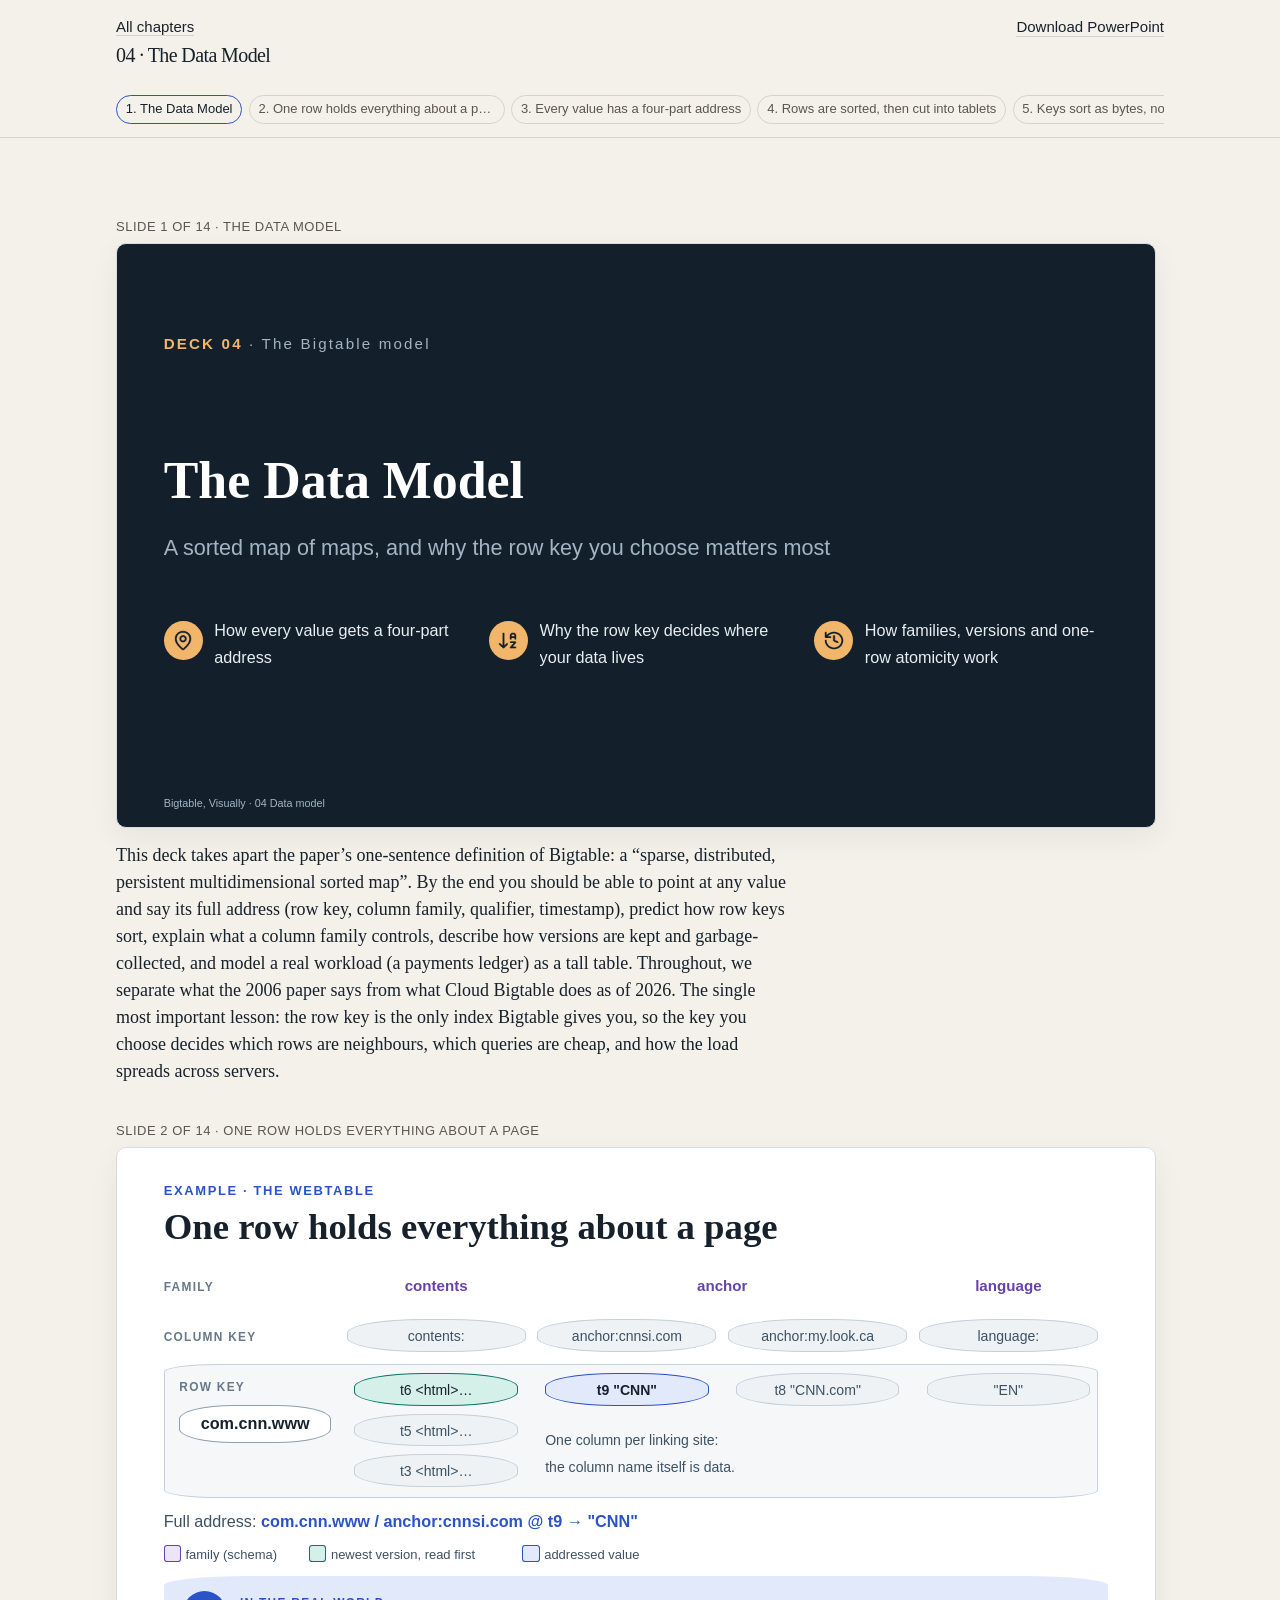
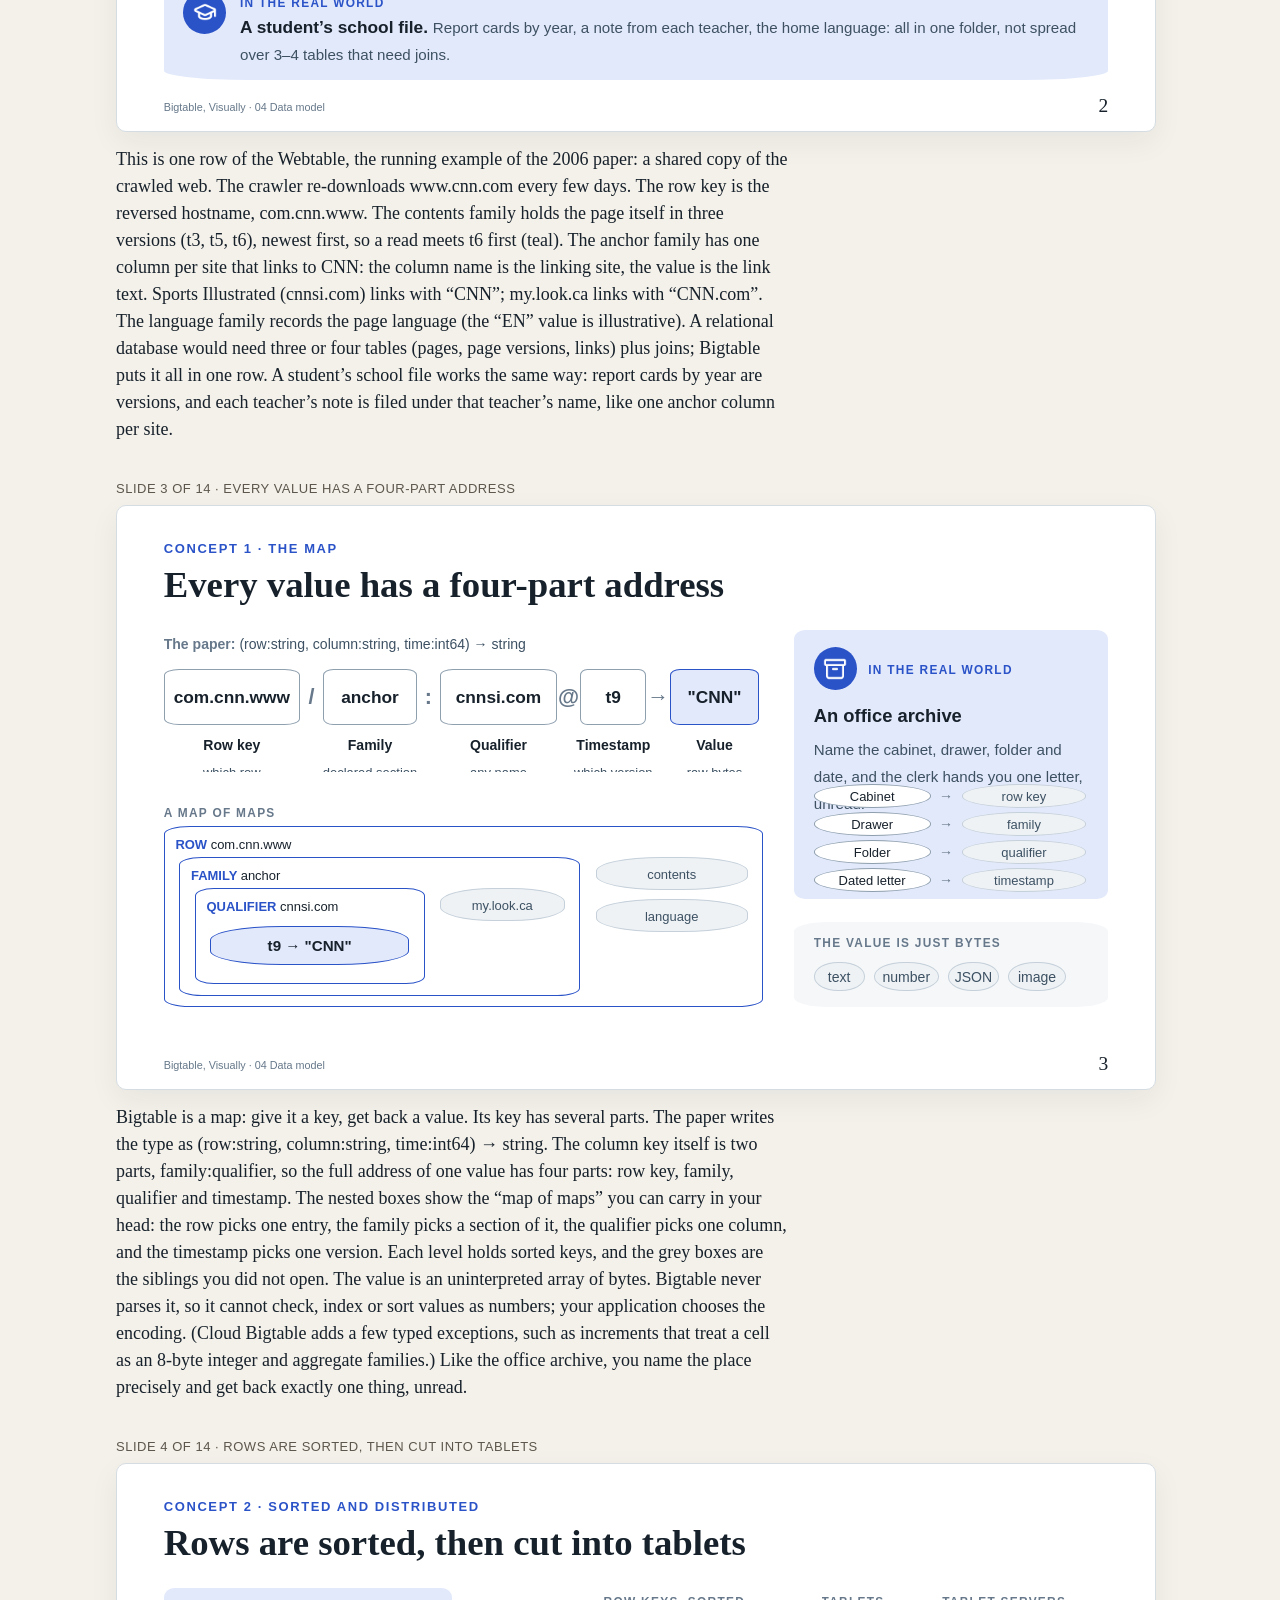
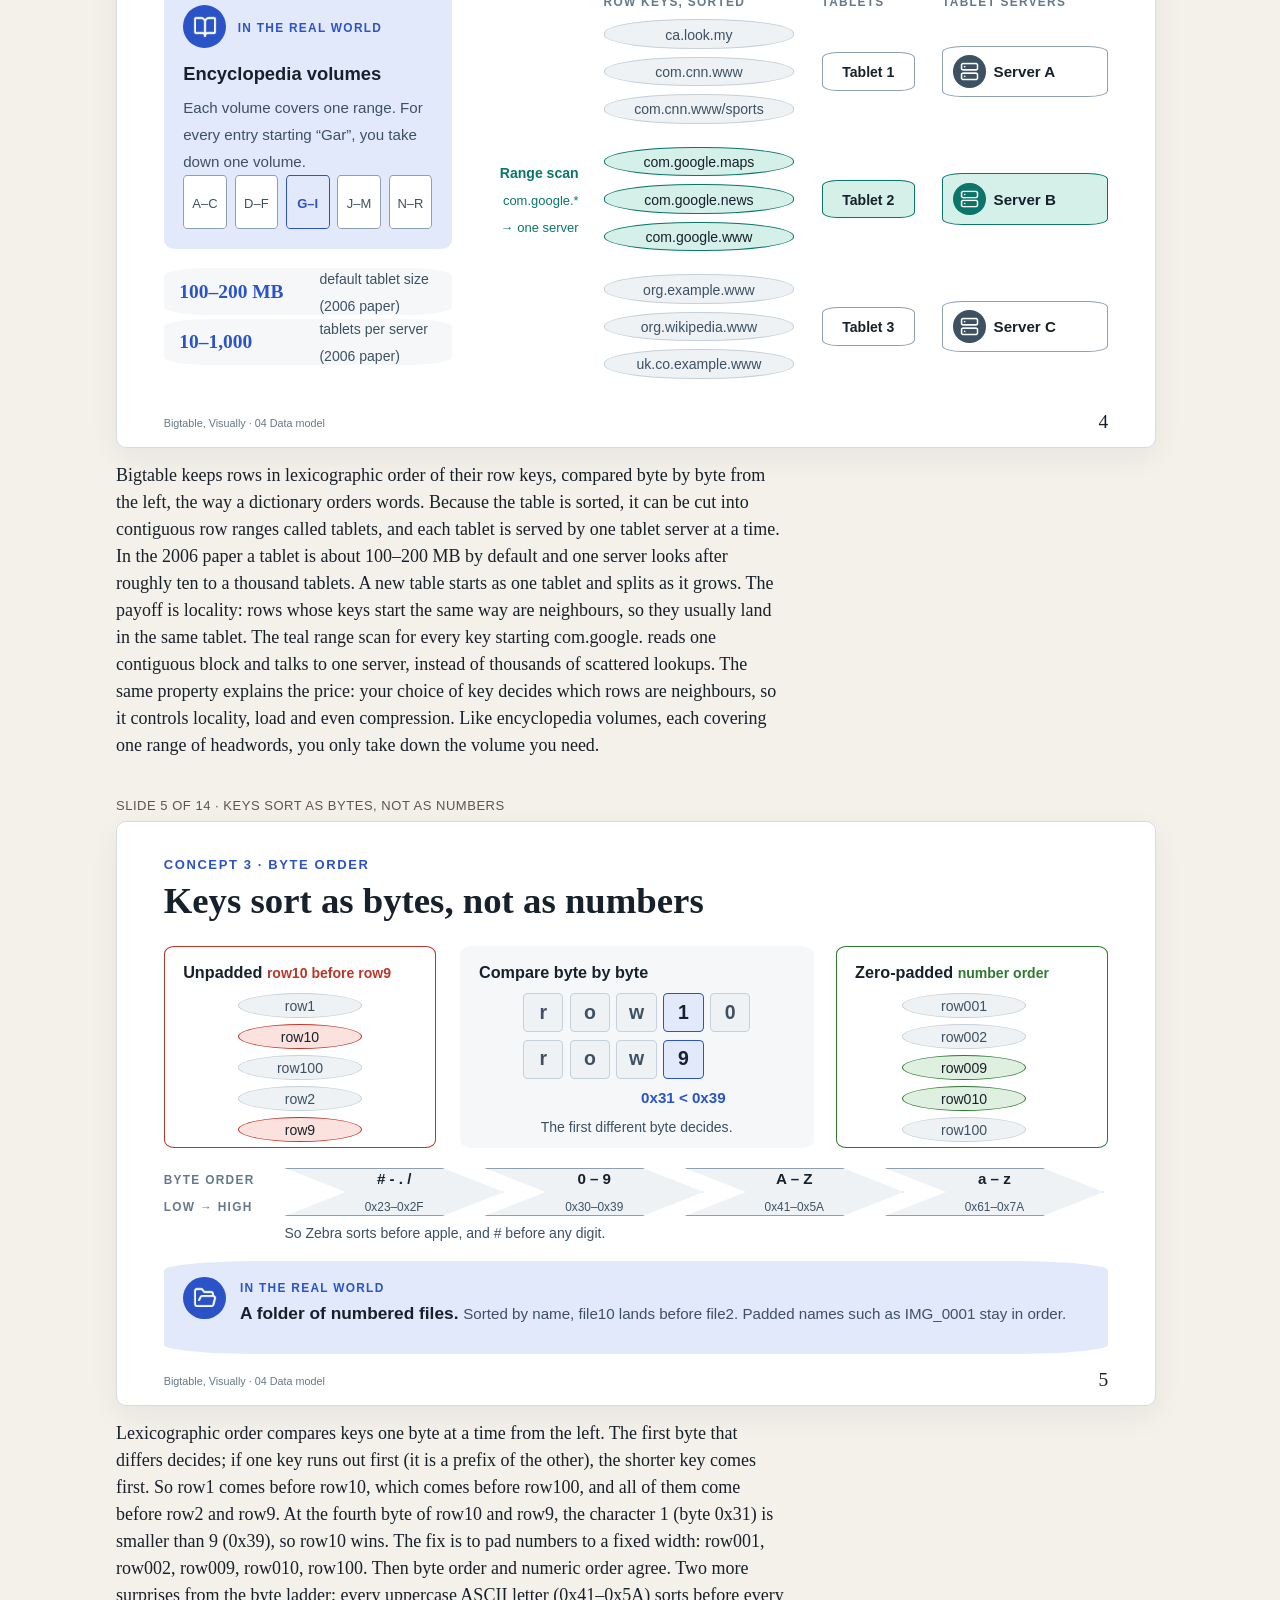
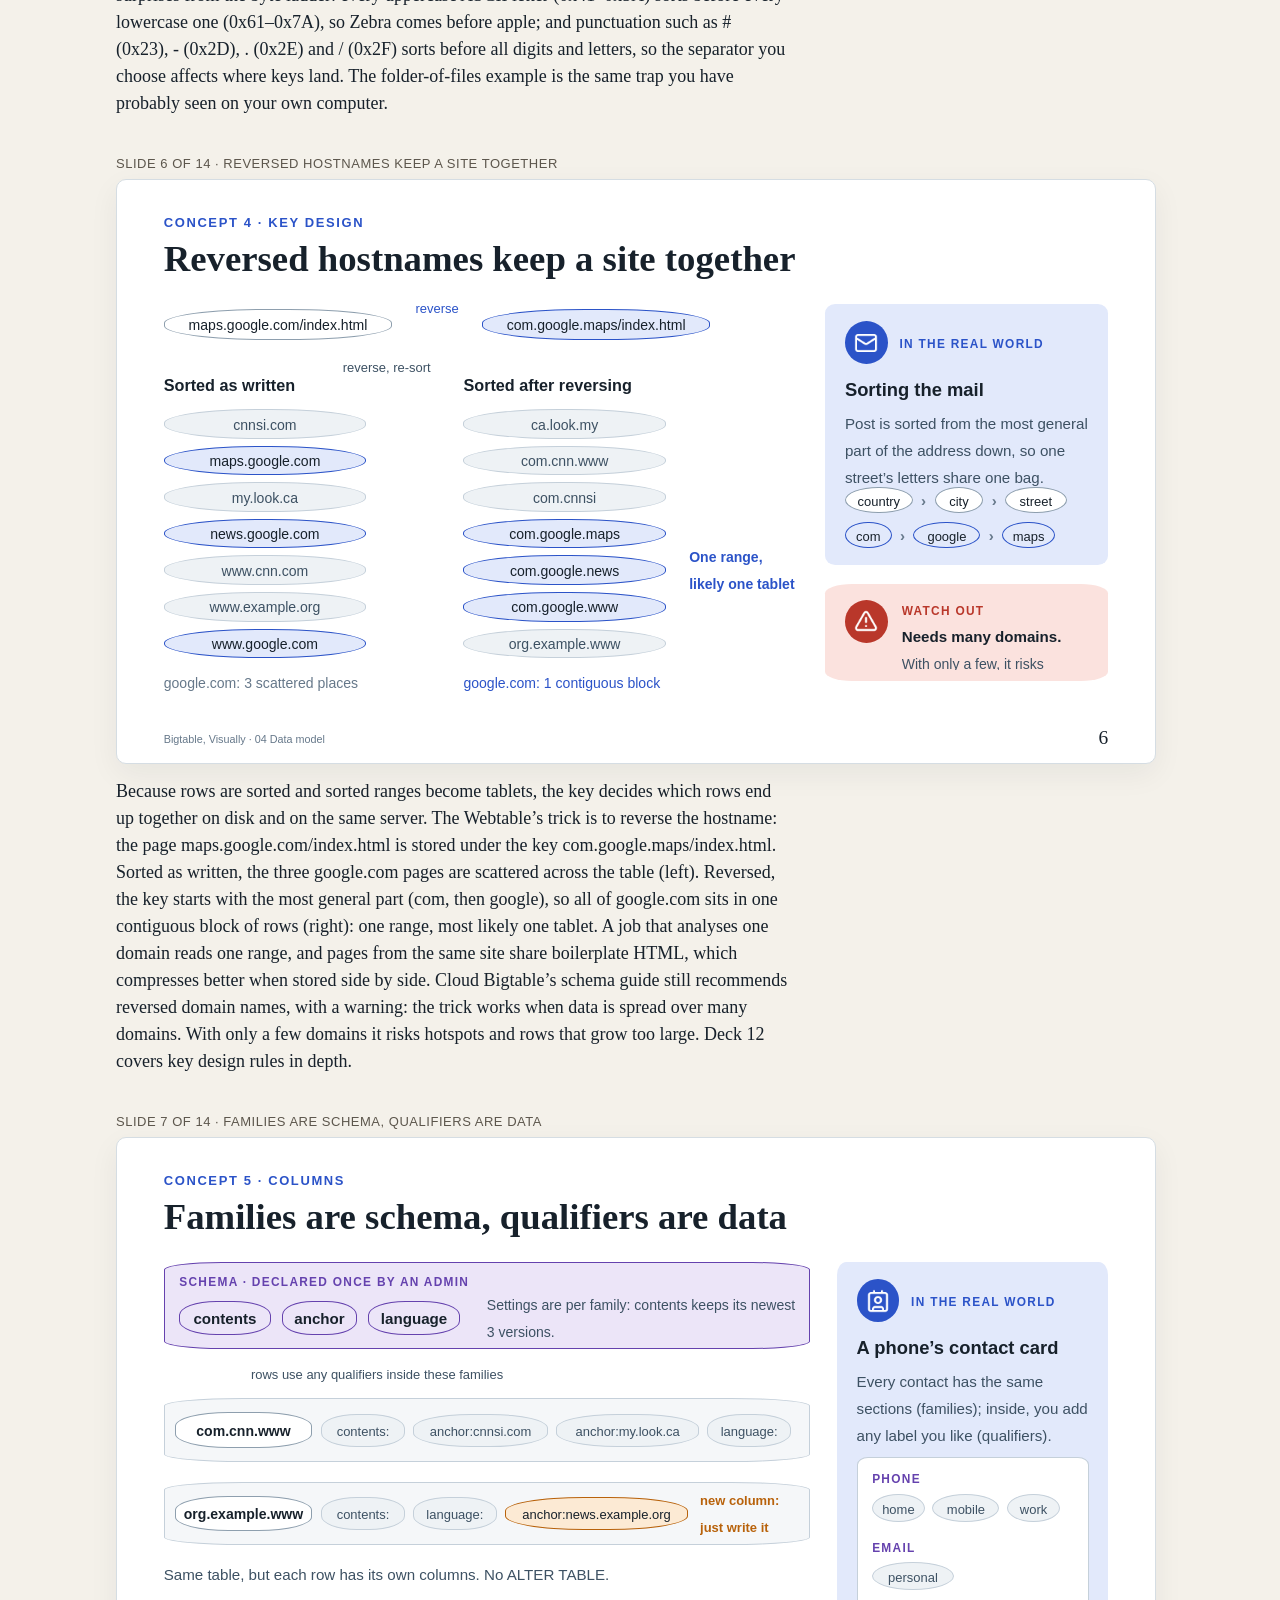
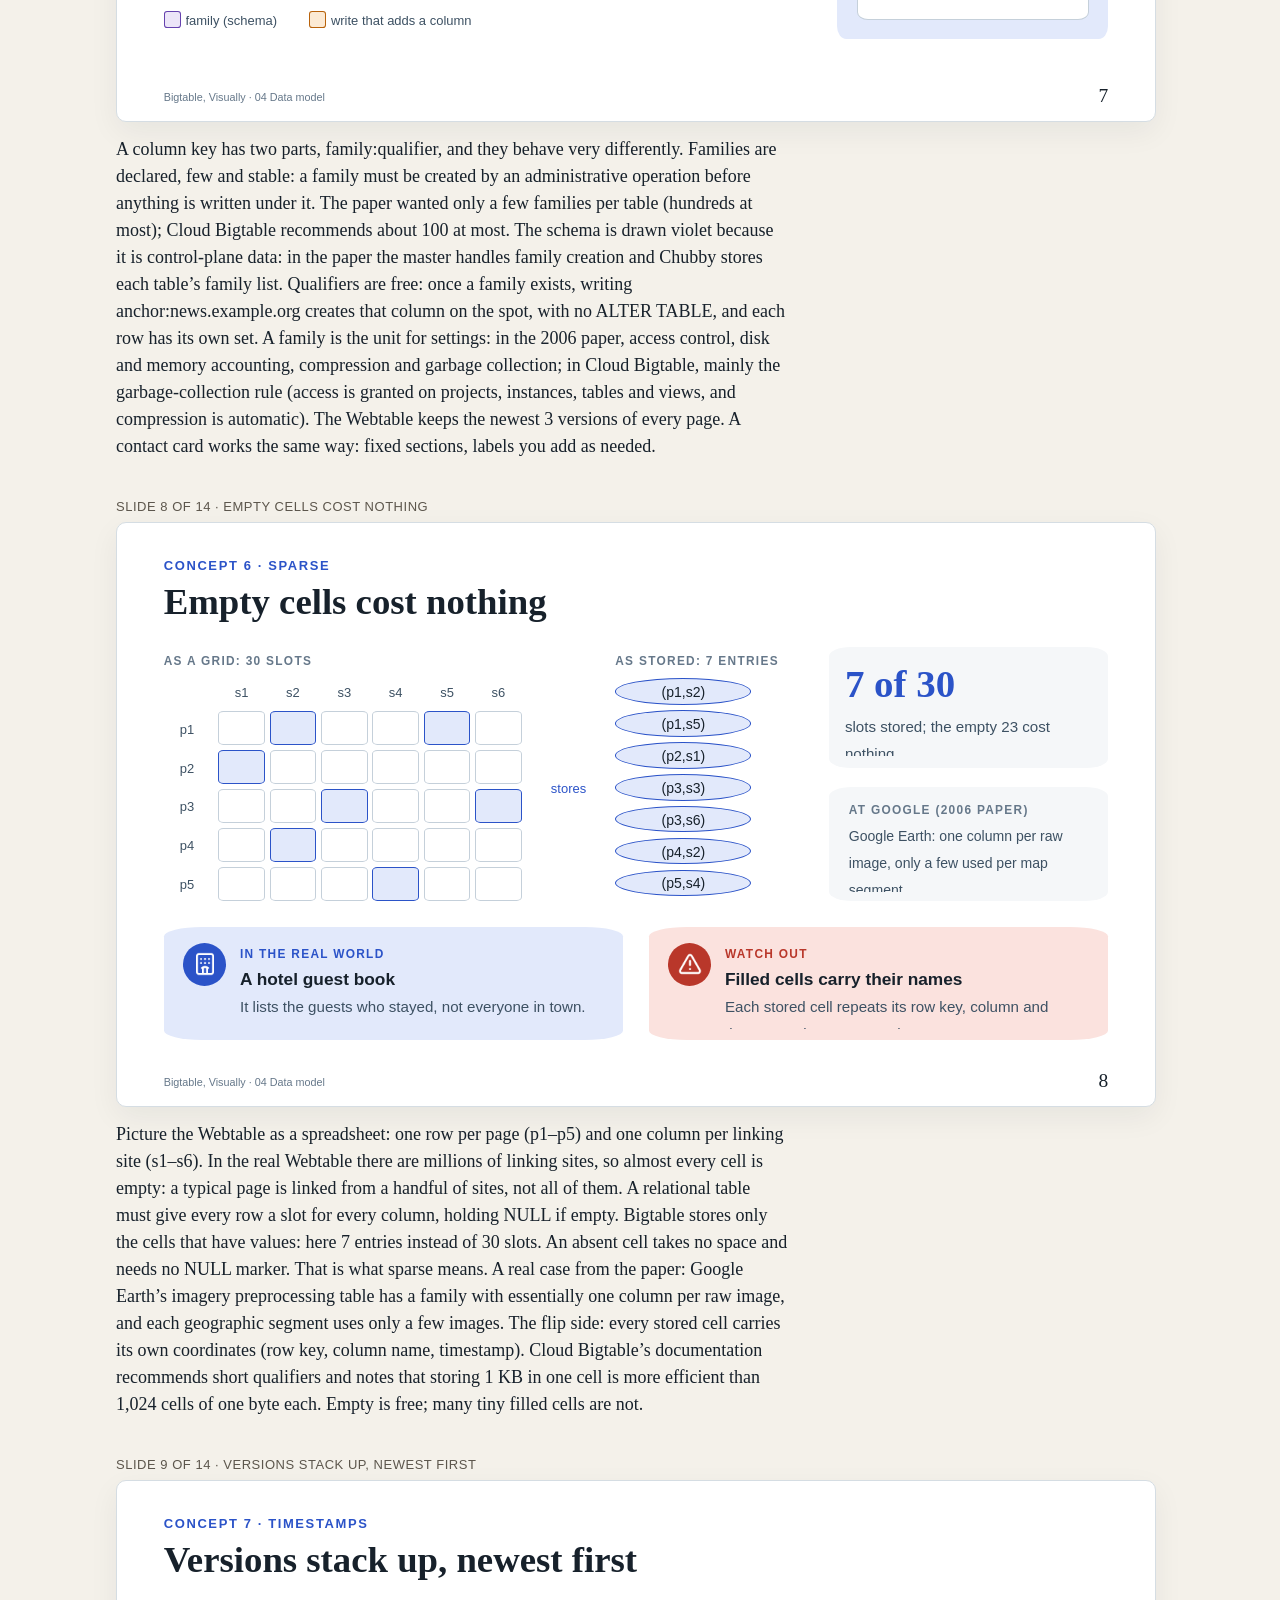
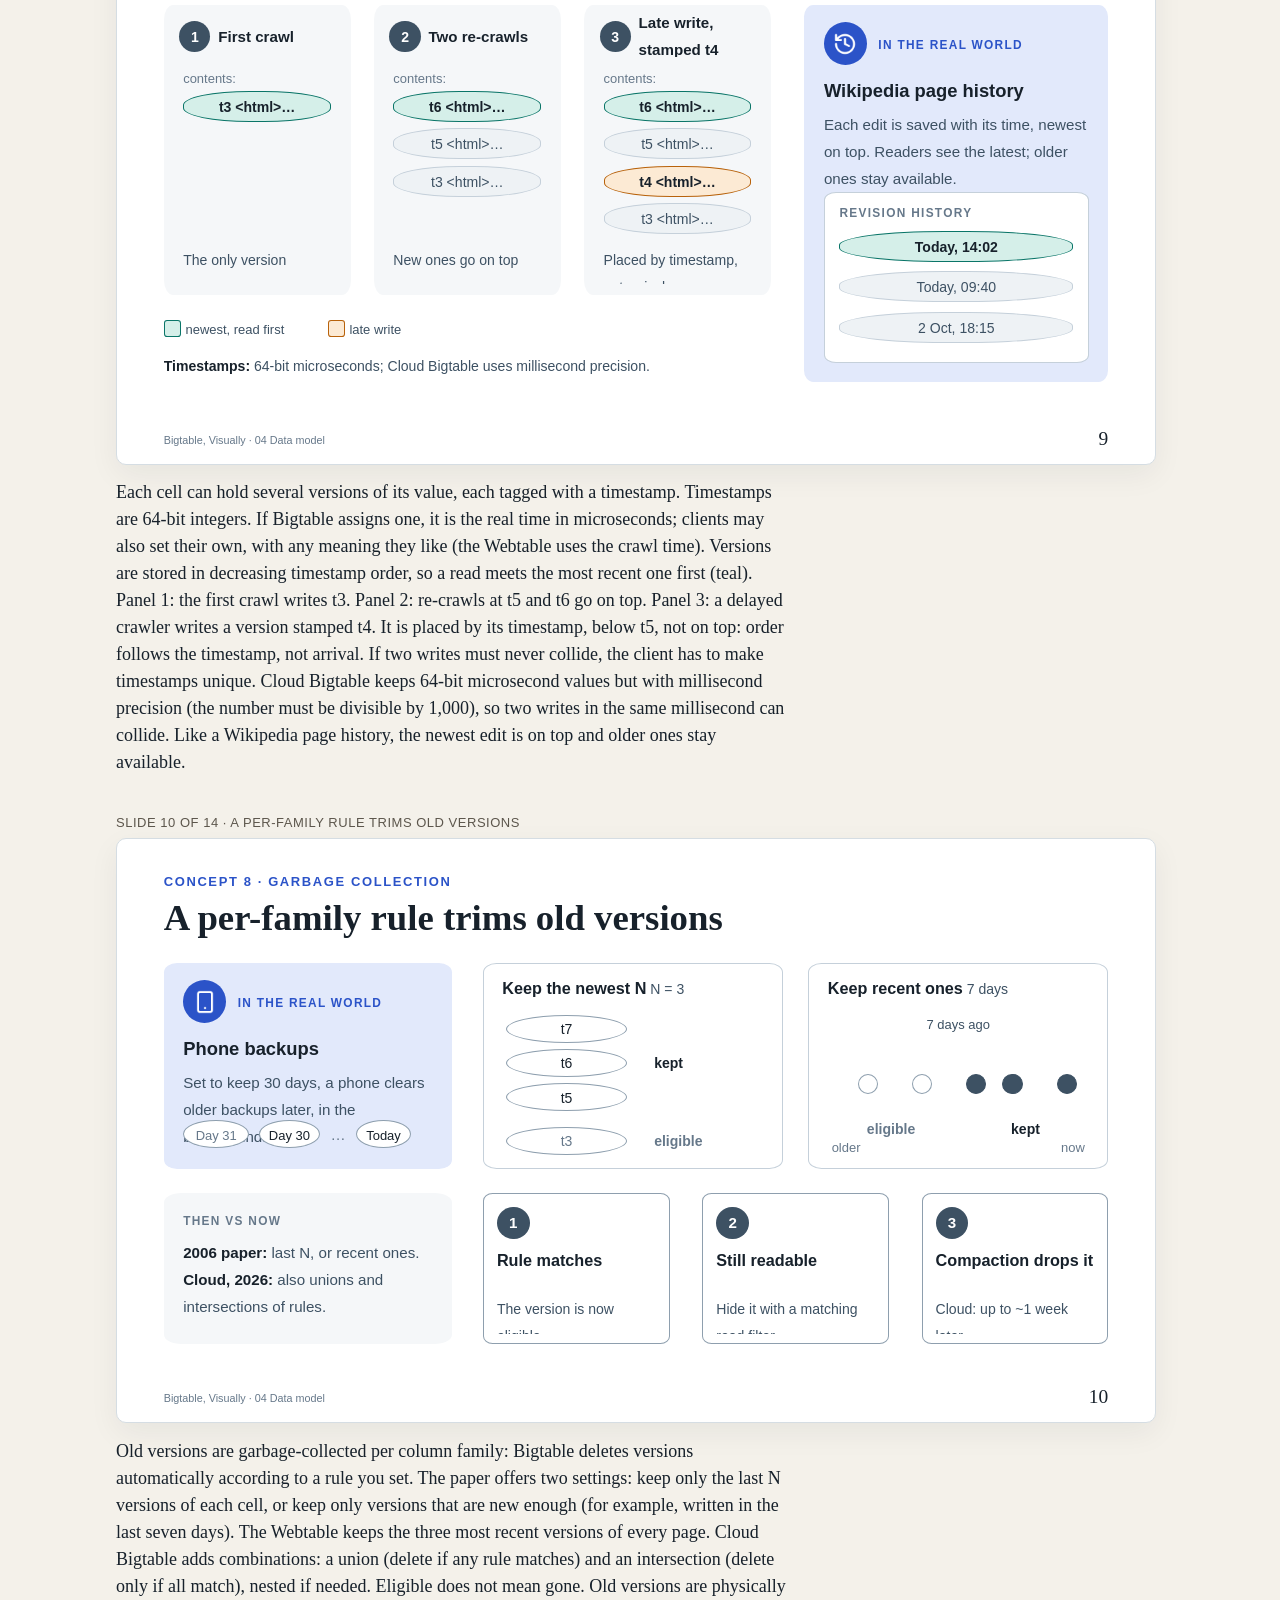
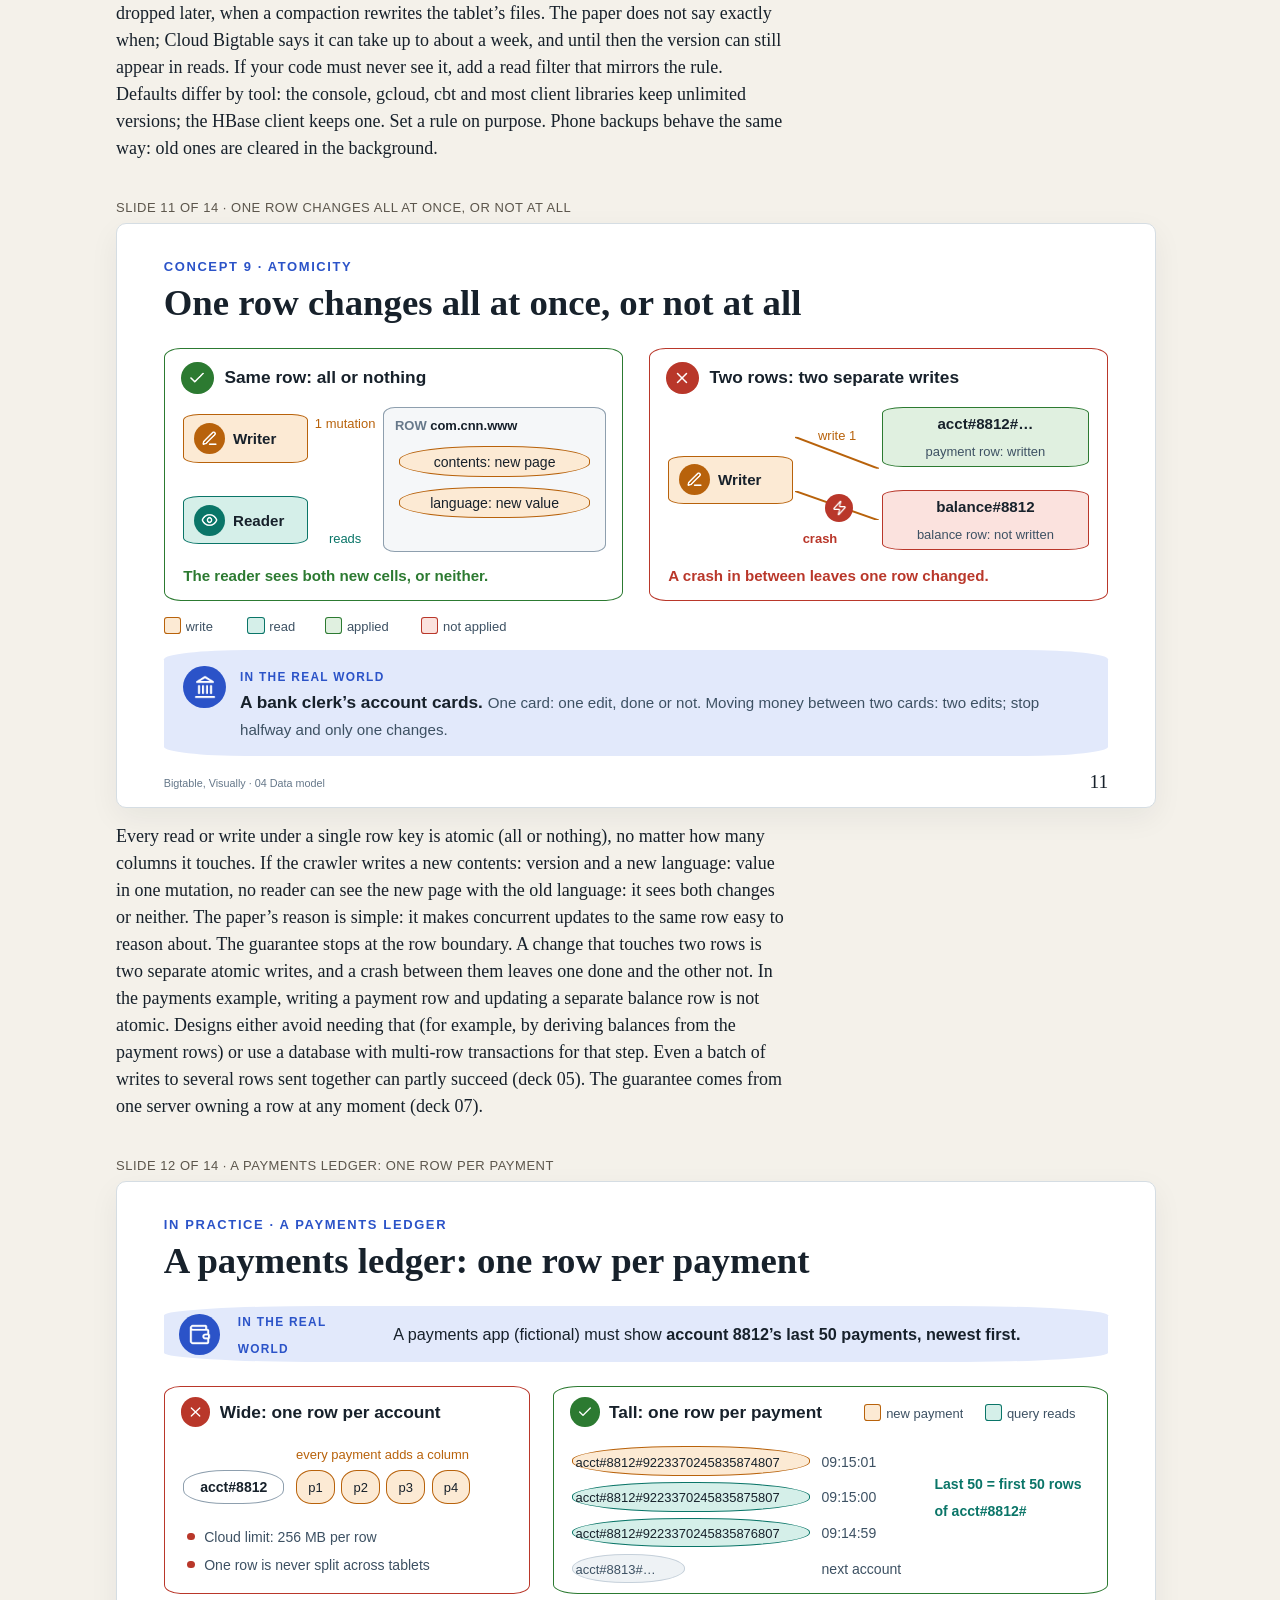
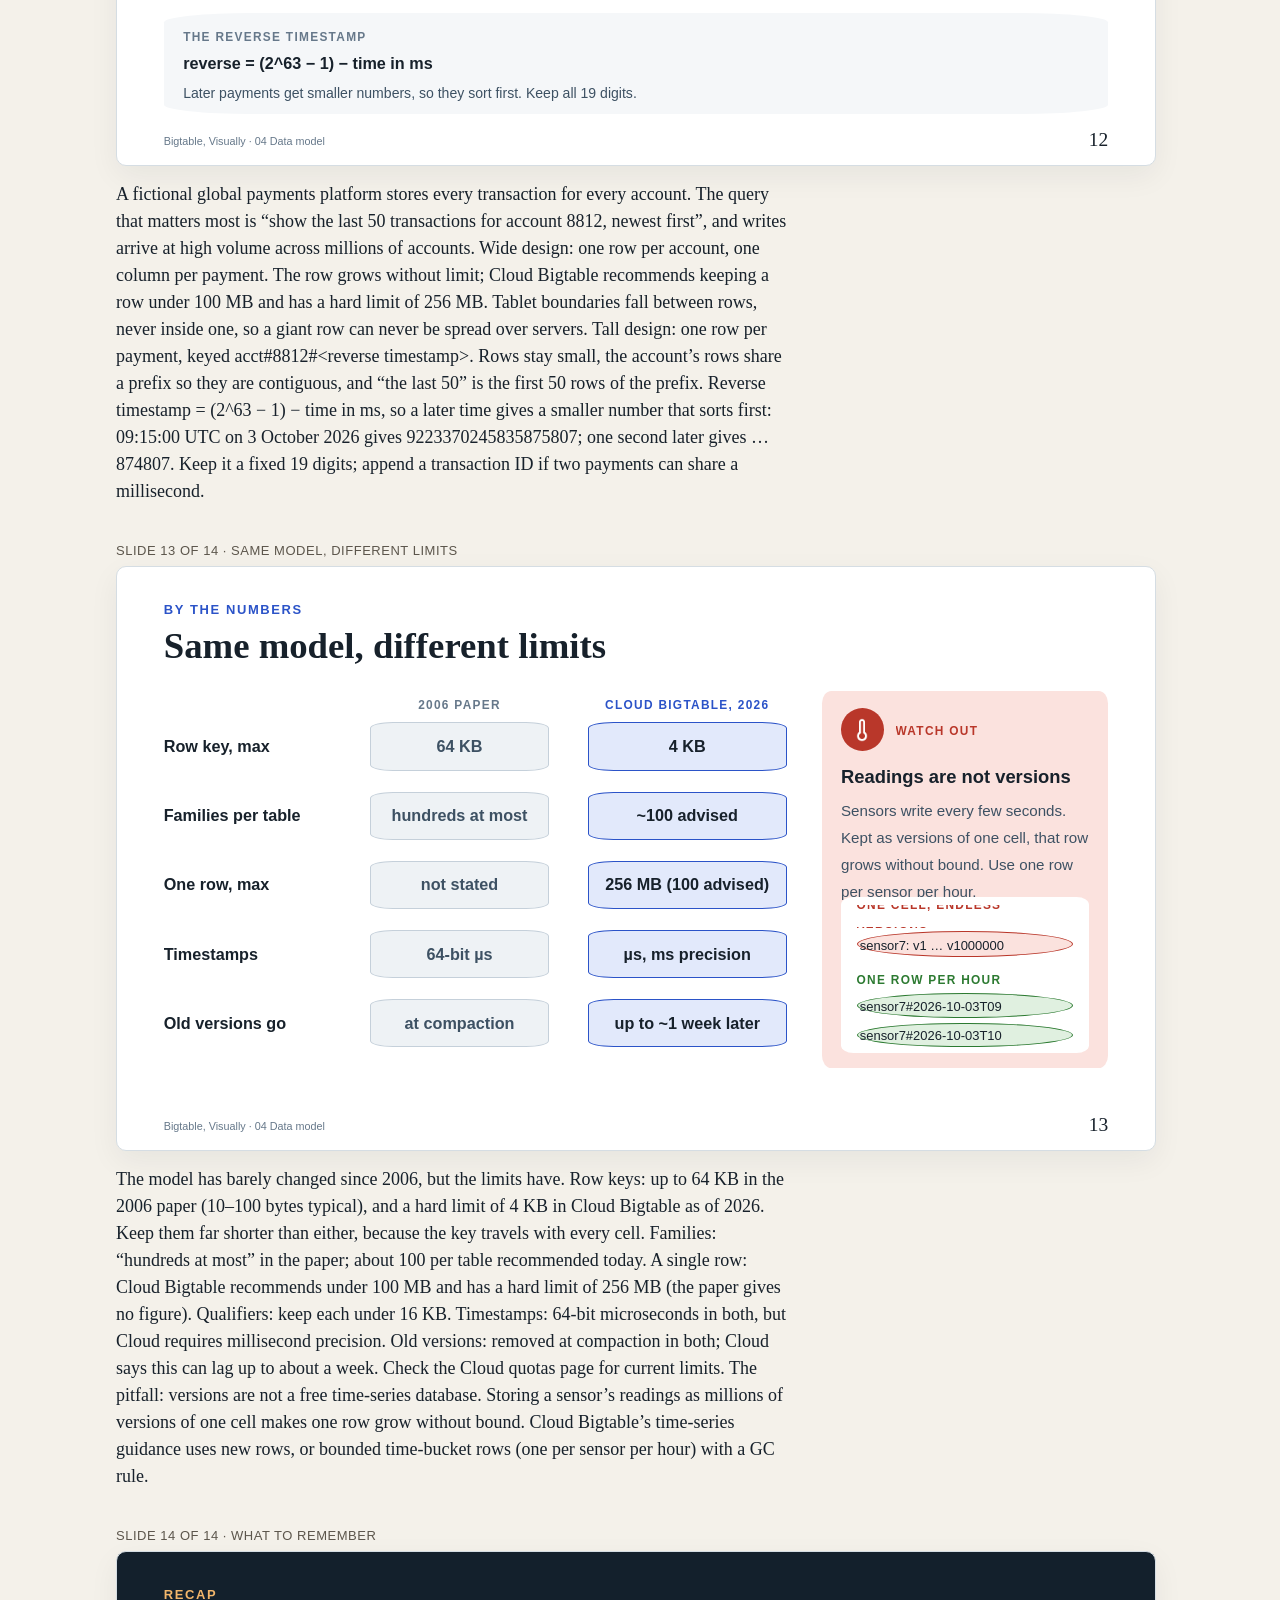
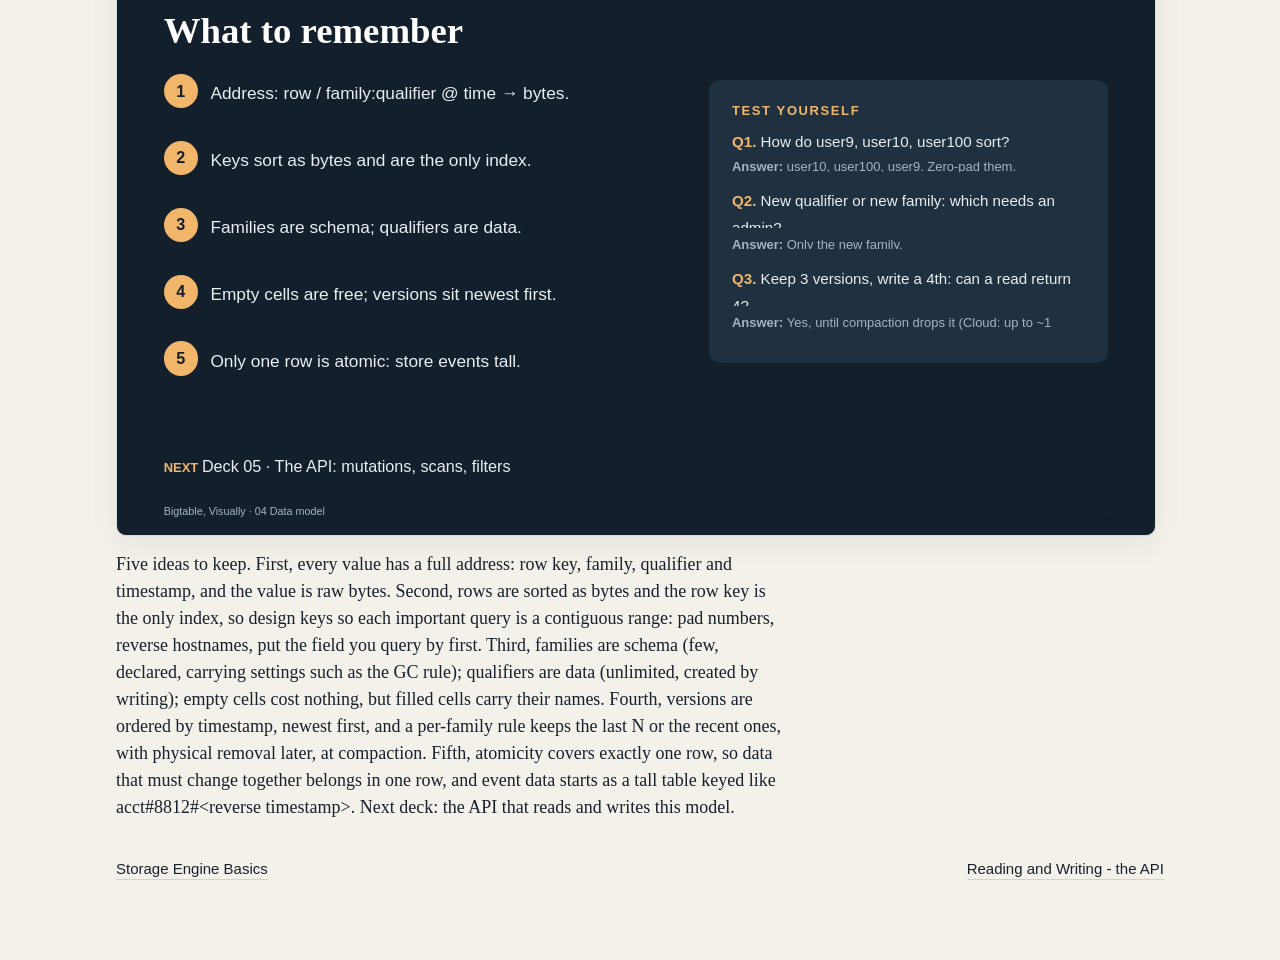
<file: chapters/04/index.html>
<!doctype html>
<html lang="en">
<head>
<meta charset="utf-8">
<meta name="viewport" content="width=device-width, initial-scale=1">
<title>04 The Data Model · Bigtable Decks</title>
<meta name="description" content="The Data Model, a chapter of Bigtable, Visually.">
<link rel="stylesheet" href="../../assets/site.css">
</head>
<body>
<header class="top">
  <div class="wrap">
    <div class="top-row">
      <div>
        <a class="nav" href="../../">All chapters</a>
        <h1>04 · The Data Model</h1>
      </div>
      <div class="actions">
        <a class="nav" href="../../04%20The%20Data%20Model.pptx" download>Download PowerPoint</a>
      </div>
    </div>
    <ol class="toc"><li><a href="#s1">1. The Data Model</a></li><li><a href="#s2">2. One row holds everything about a page</a></li><li><a href="#s3">3. Every value has a four-part address</a></li><li><a href="#s4">4. Rows are sorted, then cut into tablets</a></li><li><a href="#s5">5. Keys sort as bytes, not as numbers</a></li><li><a href="#s6">6. Reversed hostnames keep a site together</a></li><li><a href="#s7">7. Families are schema, qualifiers are data</a></li><li><a href="#s8">8. Empty cells cost nothing</a></li><li><a href="#s9">9. Versions stack up, newest first</a></li><li><a href="#s10">10. A per-family rule trims old versions</a></li><li><a href="#s11">11. One row changes all at once, or not at all</a></li><li><a href="#s12">12. A payments ledger: one row per payment</a></li><li><a href="#s13">13. Same model, different limits</a></li><li><a href="#s14">14. What to remember</a></li></ol>
  </div>
</header>
<main class="wrap chapter-body">
  <section class="slide" id="s1"><p class="slabel">Slide 1 of 14 · The Data Model</p><div class="stage" style="background:#13202C"><div class="shape" style="left:4.500%;top:93.600%;width:60.000%;height:4.000%;"><div class="txt" style="justify-content:center;padding:0.000cqi 0.000cqi 0.000cqi 0.000cqi"><p style="text-align:left;"><span style="font-size:1.042cqi;font-family:Calibri,'Segoe UI',sans-serif;color:#A3B4C2">Bigtable, Visually  ·  04  Data model</span></p></div></div><div class="shape" style="left:4.500%;top:27.333%;width:84.750%;height:20.000%;"><div class="txt" style="justify-content:flex-end;padding:0.000cqi 0.000cqi 0.000cqi 0.000cqi"><p style="text-align:left;"><span style="font-size:5.000cqi;font-weight:700;font-family:Cambria,Georgia,serif;color:#FFFFFF">The Data Model</span></p></div></div><div class="shape" style="left:4.500%;top:49.333%;width:78.750%;height:12.000%;"><div class="txt" style="justify-content:flex-start;padding:0.000cqi 0.000cqi 0.000cqi 0.000cqi"><p style="text-align:left;"><span style="font-size:2.083cqi;font-family:Calibri,'Segoe UI',sans-serif;color:#A3B4C2">A sorted map of maps, and why the row key you choose matters most</span></p></div></div><div class="shape" style="left:4.500%;top:14.000%;width:67.500%;height:6.000%;"><div class="txt" style="justify-content:center;padding:0.000cqi 0.000cqi 0.000cqi 0.000cqi"><p style="text-align:left;"><span style="font-size:1.458cqi;font-weight:700;letter-spacing:0.208cqi;font-family:Calibri,'Segoe UI',sans-serif;color:#F2B66B">DECK 04</span><span style="font-size:1.458cqi;letter-spacing:0.208cqi;font-family:Calibri,'Segoe UI',sans-serif;color:#A3B4C2">   ·   The Bigtable model</span></p></div></div><div class="shape" style="left:4.500%;top:64.667%;width:3.750%;height:6.667%;background:#F2B66B;border-radius:50%"></div><div class="shape" style="left:5.325%;top:66.133%;width:2.100%;height:3.733%;"><img alt="" src="../../media/04/image-1-1.png"></div><div class="shape" style="left:9.375%;top:64.000%;width:23.457%;height:16.000%;"><div class="txt" style="justify-content:flex-start;padding:0.000cqi 0.000cqi 0.000cqi 0.000cqi"><p style="text-align:left;"><span style="font-size:1.562cqi;font-family:Calibri,'Segoe UI',sans-serif;color:#E8EEF2">How every value gets a four-part address</span></p></div></div><div class="shape" style="left:35.832%;top:64.667%;width:3.750%;height:6.667%;background:#F2B66B;border-radius:50%"></div><div class="shape" style="left:36.657%;top:66.133%;width:2.100%;height:3.733%;"><img alt="" src="../../media/04/image-1-2.png"></div><div class="shape" style="left:40.707%;top:64.000%;width:23.457%;height:16.000%;"><div class="txt" style="justify-content:flex-start;padding:0.000cqi 0.000cqi 0.000cqi 0.000cqi"><p style="text-align:left;"><span style="font-size:1.562cqi;font-family:Calibri,'Segoe UI',sans-serif;color:#E8EEF2">Why the row key decides where your data lives</span></p></div></div><div class="shape" style="left:67.165%;top:64.667%;width:3.750%;height:6.667%;background:#F2B66B;border-radius:50%"></div><div class="shape" style="left:67.990%;top:66.133%;width:2.100%;height:3.733%;"><img alt="" src="../../media/04/image-1-3.png"></div><div class="shape" style="left:72.040%;top:64.000%;width:23.457%;height:16.000%;"><div class="txt" style="justify-content:flex-start;padding:0.000cqi 0.000cqi 0.000cqi 0.000cqi"><p style="text-align:left;"><span style="font-size:1.562cqi;font-family:Calibri,'Segoe UI',sans-serif;color:#E8EEF2">How families, versions and one-row atomicity work</span></p></div></div></div><div class="notes"><p>This deck takes apart the paper’s one-sentence definition of Bigtable: a “sparse, distributed, persistent multidimensional sorted map”. By the end you should be able to point at any value and say its full address (row key, column family, qualifier, timestamp), predict how row keys sort, explain what a column family controls, describe how versions are kept and garbage-collected, and model a real workload (a payments ledger) as a tall table. Throughout, we separate what the 2006 paper says from what Cloud Bigtable does as of 2026. The single most important lesson: the row key is the only index Bigtable gives you, so the key you choose decides which rows are neighbours, which queries are cheap, and how the load spreads across servers.</p></div></section><section class="slide" id="s2"><p class="slabel">Slide 2 of 14 · One row holds everything about a page</p><div class="stage" style="background:#FFFFFF"><div class="shape" style="left:4.500%;top:93.600%;width:60.000%;height:4.000%;"><div class="txt" style="justify-content:center;padding:0.000cqi 0.000cqi 0.000cqi 0.000cqi"><p style="text-align:left;"><span style="font-size:1.042cqi;font-family:Calibri,'Segoe UI',sans-serif;color:#66788A">Bigtable, Visually  ·  04  Data model</span></p></div></div><div class="shape" style="left:4.500%;top:5.067%;width:90.997%;height:4.000%;"><div class="txt" style="justify-content:center;padding:0.000cqi 0.000cqi 0.000cqi 0.000cqi"><p style="text-align:left;"><span style="font-size:1.250cqi;font-weight:700;letter-spacing:0.156cqi;font-family:Calibri,'Segoe UI',sans-serif;color:#2B53C8">EXAMPLE · THE WEBTABLE</span></p></div></div><div class="shape" style="left:4.500%;top:8.267%;width:90.997%;height:10.400%;"><div class="txt" style="justify-content:center;padding:0.000cqi 0.000cqi 0.000cqi 0.000cqi"><p style="text-align:left;"><span style="font-size:3.542cqi;font-weight:700;font-family:Cambria,Georgia,serif;color:#17212B">One row holds everything about a page</span></p></div></div><div class="shape" style="left:4.500%;top:21.600%;width:15.750%;height:4.000%;"><div class="txt" style="justify-content:center;padding:0.000cqi 0.000cqi 0.000cqi 0.000cqi"><p style="text-align:left;"><span style="font-size:1.146cqi;font-weight:700;letter-spacing:0.125cqi;font-family:Calibri,'Segoe UI',sans-serif;color:#66788A">FAMILY</span></p></div></div><div class="shape" style="left:4.500%;top:29.333%;width:15.750%;height:5.600%;"><div class="txt" style="justify-content:center;padding:0.000cqi 0.000cqi 0.000cqi 0.000cqi"><p style="text-align:left;"><span style="font-size:1.146cqi;font-weight:700;letter-spacing:0.125cqi;font-family:Calibri,'Segoe UI',sans-serif;color:#66788A">COLUMN KEY</span></p></div></div><div class="shape" style="left:22.125%;top:21.333%;width:17.250%;height:4.533%;"><div class="txt" style="justify-content:center;padding:0.000cqi 0.000cqi 0.000cqi 0.000cqi"><p style="text-align:center;"><span style="font-size:1.458cqi;font-weight:700;font-family:Consolas,'Segoe UI',sans-serif;color:#6542AE">contents</span></p></div></div><div class="shape" style="left:22.500%;top:26.933%;width:16.500%;height:0.001%;background:#6542AE"></div><div class="shape" style="left:22.500%;top:26.933%;width:0.001%;height:1.333%;background:#6542AE"></div><div class="shape" style="left:39.000%;top:26.933%;width:0.001%;height:1.333%;background:#6542AE"></div><div class="shape" style="left:40.500%;top:21.333%;width:35.625%;height:4.533%;"><div class="txt" style="justify-content:center;padding:0.000cqi 0.000cqi 0.000cqi 0.000cqi"><p style="text-align:center;"><span style="font-size:1.458cqi;font-weight:700;font-family:Consolas,'Segoe UI',sans-serif;color:#6542AE">anchor</span></p></div></div><div class="shape" style="left:40.875%;top:26.933%;width:34.875%;height:0.001%;background:#6542AE"></div><div class="shape" style="left:40.875%;top:26.933%;width:0.001%;height:1.333%;background:#6542AE"></div><div class="shape" style="left:75.750%;top:26.933%;width:0.001%;height:1.333%;background:#6542AE"></div><div class="shape" style="left:77.250%;top:21.333%;width:17.250%;height:4.533%;"><div class="txt" style="justify-content:center;padding:0.000cqi 0.000cqi 0.000cqi 0.000cqi"><p style="text-align:center;"><span style="font-size:1.458cqi;font-weight:700;font-family:Consolas,'Segoe UI',sans-serif;color:#6542AE">language</span></p></div></div><div class="shape" style="left:77.625%;top:26.933%;width:16.500%;height:0.001%;background:#6542AE"></div><div class="shape" style="left:77.625%;top:26.933%;width:0.001%;height:1.333%;background:#6542AE"></div><div class="shape" style="left:94.125%;top:26.933%;width:0.001%;height:1.333%;background:#6542AE"></div><div class="shape" style="left:22.125%;top:29.333%;width:17.250%;height:5.600%;background:#EEF2F5;border-radius:42.86%;border:0.104cqi solid #C5D0DA"><div class="txt" style="justify-content:center;padding:0.417cqi 0.208cqi 0.417cqi 0.208cqi"><p style="text-align:center;"><span style="font-size:1.354cqi;font-family:Consolas,'Segoe UI',sans-serif;color:#3D5163">contents:</span></p></div></div><div class="shape" style="left:40.500%;top:29.333%;width:17.250%;height:5.600%;background:#EEF2F5;border-radius:42.86%;border:0.104cqi solid #C5D0DA"><div class="txt" style="justify-content:center;padding:0.417cqi 0.208cqi 0.417cqi 0.208cqi"><p style="text-align:center;"><span style="font-size:1.354cqi;font-family:Consolas,'Segoe UI',sans-serif;color:#3D5163">anchor:cnnsi.com</span></p></div></div><div class="shape" style="left:58.875%;top:29.333%;width:17.250%;height:5.600%;background:#EEF2F5;border-radius:42.86%;border:0.104cqi solid #C5D0DA"><div class="txt" style="justify-content:center;padding:0.417cqi 0.208cqi 0.417cqi 0.208cqi"><p style="text-align:center;"><span style="font-size:1.354cqi;font-family:Consolas,'Segoe UI',sans-serif;color:#3D5163">anchor:my.look.ca</span></p></div></div><div class="shape" style="left:77.250%;top:29.333%;width:17.250%;height:5.600%;background:#EEF2F5;border-radius:42.86%;border:0.104cqi solid #C5D0DA"><div class="txt" style="justify-content:center;padding:0.417cqi 0.208cqi 0.417cqi 0.208cqi"><p style="text-align:center;"><span style="font-size:1.354cqi;font-family:Consolas,'Segoe UI',sans-serif;color:#3D5163">language:</span></p></div></div><div class="shape" style="left:4.500%;top:37.067%;width:90.000%;height:22.933%;background:#F5F7F9;border-radius:5.81%;border:0.104cqi solid #C5D0DA"></div><div class="shape" style="left:6.000%;top:38.667%;width:14.250%;height:4.000%;"><div class="txt" style="justify-content:center;padding:0.000cqi 0.000cqi 0.000cqi 0.000cqi"><p style="text-align:left;"><span style="font-size:1.146cqi;font-weight:700;letter-spacing:0.125cqi;font-family:Calibri,'Segoe UI',sans-serif;color:#66788A">ROW KEY</span></p></div></div><div class="shape" style="left:6.000%;top:44.000%;width:14.625%;height:6.667%;background:#FFFFFF;border-radius:36.00%;border:0.104cqi solid #8E9FAE"><div class="txt" style="justify-content:center;padding:0.417cqi 0.208cqi 0.417cqi 0.208cqi"><p style="text-align:center;"><span style="font-size:1.562cqi;font-weight:700;font-family:Consolas,'Segoe UI',sans-serif;color:#17212B">com.cnn.www</span></p></div></div><div class="shape" style="left:22.875%;top:38.667%;width:15.750%;height:5.600%;background:#D5EFE9;border-radius:42.86%;border:0.104cqi solid #0A7568"><div class="txt" style="justify-content:center;padding:0.417cqi 0.208cqi 0.417cqi 0.208cqi"><p style="text-align:center;"><span style="font-size:1.354cqi;font-family:Consolas,'Segoe UI',sans-serif;color:#17212B">t6  &lt;html&gt;…</span></p></div></div><div class="shape" style="left:22.875%;top:45.600%;width:15.750%;height:5.600%;background:#EEF2F5;border-radius:42.86%;border:0.104cqi solid #C5D0DA"><div class="txt" style="justify-content:center;padding:0.417cqi 0.208cqi 0.417cqi 0.208cqi"><p style="text-align:center;"><span style="font-size:1.354cqi;font-family:Consolas,'Segoe UI',sans-serif;color:#3D5163">t5  &lt;html&gt;…</span></p></div></div><div class="shape" style="left:22.875%;top:52.533%;width:15.750%;height:5.600%;background:#EEF2F5;border-radius:42.86%;border:0.104cqi solid #C5D0DA"><div class="txt" style="justify-content:center;padding:0.417cqi 0.208cqi 0.417cqi 0.208cqi"><p style="text-align:center;"><span style="font-size:1.354cqi;font-family:Consolas,'Segoe UI',sans-serif;color:#3D5163">t3  &lt;html&gt;…</span></p></div></div><div class="shape" style="left:41.250%;top:38.667%;width:15.750%;height:5.600%;background:#E2E9FB;border-radius:42.86%;border:0.104cqi solid #2B53C8"><div class="txt" style="justify-content:center;padding:0.417cqi 0.208cqi 0.417cqi 0.208cqi"><p style="text-align:center;"><span style="font-size:1.354cqi;font-weight:700;font-family:Consolas,'Segoe UI',sans-serif;color:#17212B">t9  &quot;CNN&quot;</span></p></div></div><div class="shape" style="left:59.625%;top:38.667%;width:15.750%;height:5.600%;background:#EEF2F5;border-radius:42.86%;border:0.104cqi solid #C5D0DA"><div class="txt" style="justify-content:center;padding:0.417cqi 0.208cqi 0.417cqi 0.208cqi"><p style="text-align:center;"><span style="font-size:1.354cqi;font-family:Consolas,'Segoe UI',sans-serif;color:#3D5163">t8  &quot;CNN.com&quot;</span></p></div></div><div class="shape" style="left:78.000%;top:38.667%;width:15.750%;height:5.600%;background:#EEF2F5;border-radius:42.86%;border:0.104cqi solid #C5D0DA"><div class="txt" style="justify-content:center;padding:0.417cqi 0.208cqi 0.417cqi 0.208cqi"><p style="text-align:center;"><span style="font-size:1.354cqi;font-family:Consolas,'Segoe UI',sans-serif;color:#3D5163">&quot;EN&quot;</span></p></div></div><div class="shape" style="left:41.250%;top:47.333%;width:34.875%;height:10.000%;"><div class="txt" style="justify-content:center;padding:0.000cqi 0.000cqi 0.000cqi 0.000cqi"><p style="text-align:left;"><span style="font-size:1.354cqi;font-family:Calibri,'Segoe UI',sans-serif;color:#3D5163">One column per linking site:</span></p><p style="text-align:left;"><span style="font-size:1.354cqi;font-family:Calibri,'Segoe UI',sans-serif;color:#3D5163">the column name itself is data.</span></p></div></div><div class="shape" style="left:4.500%;top:61.600%;width:90.000%;height:5.067%;"><div class="txt" style="justify-content:center;padding:0.000cqi 0.000cqi 0.000cqi 0.000cqi"><p style="text-align:left;"><span style="font-size:1.562cqi;font-family:Calibri,'Segoe UI',sans-serif;color:#3D5163">Full address:   </span><span style="font-size:1.562cqi;font-weight:700;font-family:Consolas,'Segoe UI',sans-serif;color:#2B53C8">com.cnn.www / anchor:cnnsi.com @ t9  →  &quot;CNN&quot;</span></p></div></div><div class="shape" style="left:4.500%;top:68.133%;width:1.650%;height:2.933%;background:#ECE5F8;border-radius:18.18%;border:0.130cqi solid #6542AE"></div><div class="shape" style="left:6.600%;top:67.200%;width:9.810%;height:4.800%;"><div class="txt" style="justify-content:center;padding:0.000cqi 0.000cqi 0.000cqi 0.000cqi"><p style="text-align:left;"><span style="font-size:1.250cqi;font-family:Calibri,'Segoe UI',sans-serif;color:#3D5163">family (schema)</span></p></div></div><div class="shape" style="left:18.510%;top:68.133%;width:1.650%;height:2.933%;background:#D5EFE9;border-radius:18.18%;border:0.130cqi solid #0A7568"></div><div class="shape" style="left:20.610%;top:67.200%;width:16.344%;height:4.800%;"><div class="txt" style="justify-content:center;padding:0.000cqi 0.000cqi 0.000cqi 0.000cqi"><p style="text-align:left;"><span style="font-size:1.250cqi;font-family:Calibri,'Segoe UI',sans-serif;color:#3D5163">newest version, read first</span></p></div></div><div class="shape" style="left:39.054%;top:68.133%;width:1.650%;height:2.933%;background:#E2E9FB;border-radius:18.18%;border:0.130cqi solid #2B53C8"></div><div class="shape" style="left:41.154%;top:67.200%;width:9.810%;height:4.800%;"><div class="txt" style="justify-content:center;padding:0.000cqi 0.000cqi 0.000cqi 0.000cqi"><p style="text-align:left;"><span style="font-size:1.250cqi;font-family:Calibri,'Segoe UI',sans-serif;color:#3D5163">addressed value</span></p></div></div><div class="shape" style="left:4.500%;top:73.333%;width:90.975%;height:18.000%;background:#E2E9FB;border-radius:8.89%"></div><div class="shape" style="left:6.375%;top:76.000%;width:4.125%;height:7.333%;background:#2B53C8;border-radius:50%"></div><div class="shape" style="left:7.282%;top:77.613%;width:2.310%;height:4.107%;"><img alt="" src="../../media/04/image-2-1.png"></div><div class="shape" style="left:11.850%;top:75.733%;width:81.975%;height:4.000%;"><div class="txt" style="justify-content:center;padding:0.000cqi 0.000cqi 0.000cqi 0.000cqi"><p style="text-align:left;"><span style="font-size:1.146cqi;font-weight:700;letter-spacing:0.125cqi;font-family:Calibri,'Segoe UI',sans-serif;color:#2B53C8">IN THE REAL WORLD</span></p></div></div><div class="shape" style="left:11.850%;top:80.000%;width:81.975%;height:9.467%;"><div class="txt" style="justify-content:flex-start;padding:0.000cqi 0.000cqi 0.000cqi 0.000cqi"><p style="text-align:left;"><span style="font-size:1.667cqi;font-weight:700;font-family:Calibri,'Segoe UI',sans-serif;color:#17212B">A student’s school file.  </span><span style="font-size:1.458cqi;font-family:Calibri,'Segoe UI',sans-serif;color:#3D5163">Report cards by year, a note from each teacher, the home language: all in one folder, not spread over 3–4 tables that need joins.</span></p></div></div><div class="shape" style="left:89.497%;top:93.600%;width:6.000%;height:4.000%;"><div class="txt" style="justify-content:center;padding:0.000cqi 0.000cqi 0.000cqi 0.000cqi"><p style="text-align:right;"><span style="font-size:1.875cqi">2</span></p></div></div></div><div class="notes"><p>This is one row of the Webtable, the running example of the 2006 paper: a shared copy of the crawled web. The crawler re-downloads www.cnn.com every few days. The row key is the reversed hostname, com.cnn.www. The contents family holds the page itself in three versions (t3, t5, t6), newest first, so a read meets t6 first (teal). The anchor family has one column per site that links to CNN: the column name is the linking site, the value is the link text. Sports Illustrated (cnnsi.com) links with “CNN”; my.look.ca links with “CNN.com”. The language family records the page language (the “EN” value is illustrative). A relational database would need three or four tables (pages, page versions, links) plus joins; Bigtable puts it all in one row. A student’s school file works the same way: report cards by year are versions, and each teacher’s note is filed under that teacher’s name, like one anchor column per site.</p></div></section><section class="slide" id="s3"><p class="slabel">Slide 3 of 14 · Every value has a four-part address</p><div class="stage" style="background:#FFFFFF"><div class="shape" style="left:4.500%;top:93.600%;width:60.000%;height:4.000%;"><div class="txt" style="justify-content:center;padding:0.000cqi 0.000cqi 0.000cqi 0.000cqi"><p style="text-align:left;"><span style="font-size:1.042cqi;font-family:Calibri,'Segoe UI',sans-serif;color:#66788A">Bigtable, Visually  ·  04  Data model</span></p></div></div><div class="shape" style="left:4.500%;top:5.067%;width:90.997%;height:4.000%;"><div class="txt" style="justify-content:center;padding:0.000cqi 0.000cqi 0.000cqi 0.000cqi"><p style="text-align:left;"><span style="font-size:1.250cqi;font-weight:700;letter-spacing:0.156cqi;font-family:Calibri,'Segoe UI',sans-serif;color:#2B53C8">CONCEPT 1 · THE MAP</span></p></div></div><div class="shape" style="left:4.500%;top:8.267%;width:90.997%;height:10.400%;"><div class="txt" style="justify-content:center;padding:0.000cqi 0.000cqi 0.000cqi 0.000cqi"><p style="text-align:left;"><span style="font-size:3.542cqi;font-weight:700;font-family:Cambria,Georgia,serif;color:#17212B">Every value has a four-part address</span></p></div></div><div class="shape" style="left:4.500%;top:21.333%;width:57.750%;height:4.533%;"><div class="txt" style="justify-content:center;padding:0.000cqi 0.000cqi 0.000cqi 0.000cqi"><p style="text-align:left;"><span style="font-size:1.354cqi;font-weight:700;font-family:Calibri,'Segoe UI',sans-serif;color:#66788A">The paper:  </span><span style="font-size:1.354cqi;font-family:Consolas,'Segoe UI',sans-serif;color:#3D5163">(row:string, column:string, time:int64) → string</span></p></div></div><div class="shape" style="left:4.500%;top:28.000%;width:13.125%;height:9.600%;background:#FFFFFF;border-radius:11.11%;border:0.156cqi solid #8E9FAE"><div class="txt" style="justify-content:center;padding:0.625cqi 0.417cqi 0.625cqi 0.417cqi"><p style="text-align:center;"><span style="font-size:1.667cqi;font-weight:700;font-family:Consolas,'Segoe UI',sans-serif;color:#17212B">com.cnn.www</span></p></div></div><div class="shape" style="left:5.963%;top:38.667%;width:10.200%;height:6.933%;"><div class="txt" style="justify-content:flex-start;padding:0.000cqi 0.000cqi 0.000cqi 0.000cqi"><p style="text-align:center;"><span style="font-size:1.354cqi;font-weight:700;font-family:Calibri,'Segoe UI',sans-serif;color:#17212B">Row key</span></p><p style="text-align:center;"><span style="font-size:1.250cqi;font-family:Calibri,'Segoe UI',sans-serif;color:#3D5163">which row</span></p></div></div><div class="shape" style="left:17.625%;top:28.000%;width:2.250%;height:9.600%;"><div class="txt" style="justify-content:center;padding:0.000cqi 0.000cqi 0.000cqi 0.000cqi"><p style="text-align:center;"><span style="font-size:2.083cqi;font-weight:700;font-family:Consolas,'Segoe UI',sans-serif;color:#66788A">/</span></p></div></div><div class="shape" style="left:19.875%;top:28.000%;width:9.000%;height:9.600%;background:#FFFFFF;border-radius:11.11%;border:0.156cqi solid #8E9FAE"><div class="txt" style="justify-content:center;padding:0.625cqi 0.417cqi 0.625cqi 0.417cqi"><p style="text-align:center;"><span style="font-size:1.667cqi;font-weight:700;font-family:Consolas,'Segoe UI',sans-serif;color:#17212B">anchor</span></p></div></div><div class="shape" style="left:19.275%;top:38.667%;width:10.200%;height:6.933%;"><div class="txt" style="justify-content:flex-start;padding:0.000cqi 0.000cqi 0.000cqi 0.000cqi"><p style="text-align:center;"><span style="font-size:1.354cqi;font-weight:700;font-family:Calibri,'Segoe UI',sans-serif;color:#17212B">Family</span></p><p style="text-align:center;"><span style="font-size:1.250cqi;font-family:Calibri,'Segoe UI',sans-serif;color:#3D5163">declared section</span></p></div></div><div class="shape" style="left:28.875%;top:28.000%;width:2.250%;height:9.600%;"><div class="txt" style="justify-content:center;padding:0.000cqi 0.000cqi 0.000cqi 0.000cqi"><p style="text-align:center;"><span style="font-size:2.083cqi;font-weight:700;font-family:Consolas,'Segoe UI',sans-serif;color:#66788A">:</span></p></div></div><div class="shape" style="left:31.125%;top:28.000%;width:11.250%;height:9.600%;background:#FFFFFF;border-radius:11.11%;border:0.156cqi solid #8E9FAE"><div class="txt" style="justify-content:center;padding:0.625cqi 0.417cqi 0.625cqi 0.417cqi"><p style="text-align:center;"><span style="font-size:1.667cqi;font-weight:700;font-family:Consolas,'Segoe UI',sans-serif;color:#17212B">cnnsi.com</span></p></div></div><div class="shape" style="left:31.650%;top:38.667%;width:10.200%;height:6.933%;"><div class="txt" style="justify-content:flex-start;padding:0.000cqi 0.000cqi 0.000cqi 0.000cqi"><p style="text-align:center;"><span style="font-size:1.354cqi;font-weight:700;font-family:Calibri,'Segoe UI',sans-serif;color:#17212B">Qualifier</span></p><p style="text-align:center;"><span style="font-size:1.250cqi;font-family:Calibri,'Segoe UI',sans-serif;color:#3D5163">any name</span></p></div></div><div class="shape" style="left:42.375%;top:28.000%;width:2.250%;height:9.600%;"><div class="txt" style="justify-content:center;padding:0.000cqi 0.000cqi 0.000cqi 0.000cqi"><p style="text-align:center;"><span style="font-size:2.083cqi;font-weight:700;font-family:Consolas,'Segoe UI',sans-serif;color:#66788A">@</span></p></div></div><div class="shape" style="left:44.625%;top:28.000%;width:6.375%;height:9.600%;background:#FFFFFF;border-radius:11.11%;border:0.156cqi solid #8E9FAE"><div class="txt" style="justify-content:center;padding:0.625cqi 0.417cqi 0.625cqi 0.417cqi"><p style="text-align:center;"><span style="font-size:1.667cqi;font-weight:700;font-family:Consolas,'Segoe UI',sans-serif;color:#17212B">t9</span></p></div></div><div class="shape" style="left:42.712%;top:38.667%;width:10.200%;height:6.933%;"><div class="txt" style="justify-content:flex-start;padding:0.000cqi 0.000cqi 0.000cqi 0.000cqi"><p style="text-align:center;"><span style="font-size:1.354cqi;font-weight:700;font-family:Calibri,'Segoe UI',sans-serif;color:#17212B">Timestamp</span></p><p style="text-align:center;"><span style="font-size:1.250cqi;font-family:Calibri,'Segoe UI',sans-serif;color:#3D5163">which version</span></p></div></div><div class="shape" style="left:51.000%;top:28.000%;width:2.250%;height:9.600%;"><div class="txt" style="justify-content:center;padding:0.000cqi 0.000cqi 0.000cqi 0.000cqi"><p style="text-align:center;"><span style="font-size:2.083cqi;font-weight:700;font-family:Consolas,'Segoe UI',sans-serif;color:#66788A">→</span></p></div></div><div class="shape" style="left:53.250%;top:28.000%;width:8.625%;height:9.600%;background:#E2E9FB;border-radius:11.11%;border:0.156cqi solid #2B53C8"><div class="txt" style="justify-content:center;padding:0.625cqi 0.417cqi 0.625cqi 0.417cqi"><p style="text-align:center;"><span style="font-size:1.667cqi;font-weight:700;font-family:Consolas,'Segoe UI',sans-serif;color:#17212B">&quot;CNN&quot;</span></p></div></div><div class="shape" style="left:52.462%;top:38.667%;width:10.200%;height:6.933%;"><div class="txt" style="justify-content:flex-start;padding:0.000cqi 0.000cqi 0.000cqi 0.000cqi"><p style="text-align:center;"><span style="font-size:1.354cqi;font-weight:700;font-family:Calibri,'Segoe UI',sans-serif;color:#17212B">Value</span></p><p style="text-align:center;"><span style="font-size:1.250cqi;font-family:Calibri,'Segoe UI',sans-serif;color:#3D5163">raw bytes</span></p></div></div><div class="shape" style="left:4.500%;top:50.400%;width:57.750%;height:4.000%;"><div class="txt" style="justify-content:center;padding:0.000cqi 0.000cqi 0.000cqi 0.000cqi"><p style="text-align:left;"><span style="font-size:1.146cqi;font-weight:700;letter-spacing:0.125cqi;font-family:Calibri,'Segoe UI',sans-serif;color:#66788A">A MAP OF MAPS</span></p></div></div><div class="shape" style="left:4.500%;top:54.933%;width:57.750%;height:31.067%;background:#FFFFFF;border-radius:4.29%;border:0.130cqi solid #2B53C8"></div><div class="shape" style="left:5.625%;top:55.733%;width:24.000%;height:4.267%;"><div class="txt" style="justify-content:center;padding:0.000cqi 0.000cqi 0.000cqi 0.000cqi"><p style="text-align:left;"><span style="font-size:1.250cqi;font-weight:700;font-family:Calibri,'Segoe UI',sans-serif;color:#2B53C8">ROW  </span><span style="font-size:1.250cqi;font-family:Consolas,'Segoe UI',sans-serif;color:#17212B">com.cnn.www</span></p></div></div><div class="shape" style="left:6.000%;top:60.267%;width:38.625%;height:23.733%;background:#FFFFFF;border-radius:5.62%;border:0.130cqi solid #2B53C8"></div><div class="shape" style="left:7.125%;top:61.067%;width:24.000%;height:4.267%;"><div class="txt" style="justify-content:center;padding:0.000cqi 0.000cqi 0.000cqi 0.000cqi"><p style="text-align:left;"><span style="font-size:1.250cqi;font-weight:700;font-family:Calibri,'Segoe UI',sans-serif;color:#2B53C8">FAMILY  </span><span style="font-size:1.250cqi;font-family:Consolas,'Segoe UI',sans-serif;color:#17212B">anchor</span></p></div></div><div class="shape" style="left:7.500%;top:65.600%;width:22.125%;height:16.400%;background:#FFFFFF;border-radius:8.13%;border:0.130cqi solid #2B53C8"></div><div class="shape" style="left:8.625%;top:66.400%;width:24.000%;height:4.267%;"><div class="txt" style="justify-content:center;padding:0.000cqi 0.000cqi 0.000cqi 0.000cqi"><p style="text-align:left;"><span style="font-size:1.250cqi;font-weight:700;font-family:Calibri,'Segoe UI',sans-serif;color:#2B53C8">QUALIFIER  </span><span style="font-size:1.250cqi;font-family:Consolas,'Segoe UI',sans-serif;color:#17212B">cnnsi.com</span></p></div></div><div class="shape" style="left:9.000%;top:72.000%;width:19.125%;height:6.667%;background:#E2E9FB;border-radius:36.00%;border:0.104cqi solid #2B53C8"><div class="txt" style="justify-content:center;padding:0.417cqi 0.208cqi 0.417cqi 0.208cqi"><p style="text-align:center;"><span style="font-size:1.458cqi;font-weight:700;font-family:Consolas,'Segoe UI',sans-serif;color:#17212B">t9 → &quot;CNN&quot;</span></p></div></div><div class="shape" style="left:31.125%;top:65.600%;width:12.000%;height:5.600%;background:#EEF2F5;border-radius:42.86%;border:0.104cqi solid #C5D0DA"><div class="txt" style="justify-content:center;padding:0.417cqi 0.208cqi 0.417cqi 0.208cqi"><p style="text-align:center;"><span style="font-size:1.250cqi;font-family:Consolas,'Segoe UI',sans-serif;color:#3D5163">my.look.ca</span></p></div></div><div class="shape" style="left:46.125%;top:60.267%;width:14.625%;height:5.600%;background:#EEF2F5;border-radius:42.86%;border:0.104cqi solid #C5D0DA"><div class="txt" style="justify-content:center;padding:0.417cqi 0.208cqi 0.417cqi 0.208cqi"><p style="text-align:center;"><span style="font-size:1.250cqi;font-family:Consolas,'Segoe UI',sans-serif;color:#3D5163">contents</span></p></div></div><div class="shape" style="left:46.125%;top:67.467%;width:14.625%;height:5.600%;background:#EEF2F5;border-radius:42.86%;border:0.104cqi solid #C5D0DA"><div class="txt" style="justify-content:center;padding:0.417cqi 0.208cqi 0.417cqi 0.208cqi"><p style="text-align:center;"><span style="font-size:1.250cqi;font-family:Consolas,'Segoe UI',sans-serif;color:#3D5163">language</span></p></div></div><div class="shape" style="left:65.250%;top:21.333%;width:30.225%;height:46.000%;background:#E2E9FB;border-radius:3.48%"></div><div class="shape" style="left:67.125%;top:24.267%;width:4.125%;height:7.333%;background:#2B53C8;border-radius:50%"></div><div class="shape" style="left:68.032%;top:25.880%;width:2.310%;height:4.107%;"><img alt="" src="../../media/04/image-3-1.png"></div><div class="shape" style="left:72.375%;top:25.933%;width:21.225%;height:4.000%;"><div class="txt" style="justify-content:center;padding:0.000cqi 0.000cqi 0.000cqi 0.000cqi"><p style="text-align:left;"><span style="font-size:1.146cqi;font-weight:700;letter-spacing:0.125cqi;font-family:Calibri,'Segoe UI',sans-serif;color:#2B53C8">IN THE REAL WORLD</span></p></div></div><div class="shape" style="left:67.125%;top:33.600%;width:26.475%;height:5.002%;"><div class="txt" style="justify-content:flex-start;padding:0.000cqi 0.000cqi 0.000cqi 0.000cqi"><p style="text-align:left;"><span style="font-size:1.771cqi;font-weight:700;font-family:Calibri,'Segoe UI',sans-serif;color:#17212B">An office archive</span></p></div></div><div class="shape" style="left:67.125%;top:39.402%;width:26.475%;height:25.531%;"><div class="txt" style="justify-content:flex-start;padding:0.000cqi 0.000cqi 0.000cqi 0.000cqi"><p style="text-align:left;"><span style="font-size:1.458cqi;font-family:Calibri,'Segoe UI',sans-serif;color:#3D5163">Name the cabinet, drawer, folder and date, and the clerk hands you one letter, unread.</span></p></div></div><div class="shape" style="left:67.125%;top:47.733%;width:11.250%;height:4.000%;background:#FFFFFF;border-radius:50.00%;border:0.104cqi solid #8E9FAE"><div class="txt" style="justify-content:center;padding:0.417cqi 0.208cqi 0.417cqi 0.208cqi"><p style="text-align:center;"><span style="font-size:1.250cqi;font-family:Calibri,'Segoe UI',sans-serif;color:#17212B">Cabinet</span></p></div></div><div class="shape" style="left:78.525%;top:47.733%;width:2.700%;height:4.000%;"><div class="txt" style="justify-content:center;padding:0.000cqi 0.000cqi 0.000cqi 0.000cqi"><p style="text-align:center;"><span style="font-size:1.354cqi;font-family:Calibri,'Segoe UI',sans-serif;color:#66788A">→</span></p></div></div><div class="shape" style="left:81.375%;top:47.733%;width:12.000%;height:4.000%;background:#EEF2F5;border-radius:50.00%;border:0.104cqi solid #C5D0DA"><div class="txt" style="justify-content:center;padding:0.417cqi 0.208cqi 0.417cqi 0.208cqi"><p style="text-align:center;"><span style="font-size:1.250cqi;font-family:Consolas,'Segoe UI',sans-serif;color:#3D5163">row key</span></p></div></div><div class="shape" style="left:67.125%;top:52.533%;width:11.250%;height:4.000%;background:#FFFFFF;border-radius:50.00%;border:0.104cqi solid #8E9FAE"><div class="txt" style="justify-content:center;padding:0.417cqi 0.208cqi 0.417cqi 0.208cqi"><p style="text-align:center;"><span style="font-size:1.250cqi;font-family:Calibri,'Segoe UI',sans-serif;color:#17212B">Drawer</span></p></div></div><div class="shape" style="left:78.525%;top:52.533%;width:2.700%;height:4.000%;"><div class="txt" style="justify-content:center;padding:0.000cqi 0.000cqi 0.000cqi 0.000cqi"><p style="text-align:center;"><span style="font-size:1.354cqi;font-family:Calibri,'Segoe UI',sans-serif;color:#66788A">→</span></p></div></div><div class="shape" style="left:81.375%;top:52.533%;width:12.000%;height:4.000%;background:#EEF2F5;border-radius:50.00%;border:0.104cqi solid #C5D0DA"><div class="txt" style="justify-content:center;padding:0.417cqi 0.208cqi 0.417cqi 0.208cqi"><p style="text-align:center;"><span style="font-size:1.250cqi;font-family:Consolas,'Segoe UI',sans-serif;color:#3D5163">family</span></p></div></div><div class="shape" style="left:67.125%;top:57.333%;width:11.250%;height:4.000%;background:#FFFFFF;border-radius:50.00%;border:0.104cqi solid #8E9FAE"><div class="txt" style="justify-content:center;padding:0.417cqi 0.208cqi 0.417cqi 0.208cqi"><p style="text-align:center;"><span style="font-size:1.250cqi;font-family:Calibri,'Segoe UI',sans-serif;color:#17212B">Folder</span></p></div></div><div class="shape" style="left:78.525%;top:57.333%;width:2.700%;height:4.000%;"><div class="txt" style="justify-content:center;padding:0.000cqi 0.000cqi 0.000cqi 0.000cqi"><p style="text-align:center;"><span style="font-size:1.354cqi;font-family:Calibri,'Segoe UI',sans-serif;color:#66788A">→</span></p></div></div><div class="shape" style="left:81.375%;top:57.333%;width:12.000%;height:4.000%;background:#EEF2F5;border-radius:50.00%;border:0.104cqi solid #C5D0DA"><div class="txt" style="justify-content:center;padding:0.417cqi 0.208cqi 0.417cqi 0.208cqi"><p style="text-align:center;"><span style="font-size:1.250cqi;font-family:Consolas,'Segoe UI',sans-serif;color:#3D5163">qualifier</span></p></div></div><div class="shape" style="left:67.125%;top:62.133%;width:11.250%;height:4.000%;background:#FFFFFF;border-radius:50.00%;border:0.104cqi solid #8E9FAE"><div class="txt" style="justify-content:center;padding:0.417cqi 0.208cqi 0.417cqi 0.208cqi"><p style="text-align:center;"><span style="font-size:1.250cqi;font-family:Calibri,'Segoe UI',sans-serif;color:#17212B">Dated letter</span></p></div></div><div class="shape" style="left:78.525%;top:62.133%;width:2.700%;height:4.000%;"><div class="txt" style="justify-content:center;padding:0.000cqi 0.000cqi 0.000cqi 0.000cqi"><p style="text-align:center;"><span style="font-size:1.354cqi;font-family:Calibri,'Segoe UI',sans-serif;color:#66788A">→</span></p></div></div><div class="shape" style="left:81.375%;top:62.133%;width:12.000%;height:4.000%;background:#EEF2F5;border-radius:50.00%;border:0.104cqi solid #C5D0DA"><div class="txt" style="justify-content:center;padding:0.417cqi 0.208cqi 0.417cqi 0.208cqi"><p style="text-align:center;"><span style="font-size:1.250cqi;font-family:Consolas,'Segoe UI',sans-serif;color:#3D5163">timestamp</span></p></div></div><div class="shape" style="left:65.250%;top:71.333%;width:30.225%;height:14.667%;background:#F5F7F9;border-radius:10.91%"></div><div class="shape" style="left:67.125%;top:72.667%;width:26.250%;height:4.000%;"><div class="txt" style="justify-content:center;padding:0.000cqi 0.000cqi 0.000cqi 0.000cqi"><p style="text-align:left;"><span style="font-size:1.146cqi;font-weight:700;letter-spacing:0.125cqi;font-family:Calibri,'Segoe UI',sans-serif;color:#66788A">THE VALUE IS JUST BYTES</span></p></div></div><div class="shape" style="left:67.125%;top:78.133%;width:4.902%;height:5.067%;background:#EEF2F5;border-radius:47.37%;border:0.104cqi solid #C5D0DA"><div class="txt" style="justify-content:center;padding:0.417cqi 0.208cqi 0.417cqi 0.208cqi"><p style="text-align:center;"><span style="font-size:1.354cqi;font-family:Calibri,'Segoe UI',sans-serif;color:#3D5163">text</span></p></div></div><div class="shape" style="left:72.927%;top:78.133%;width:6.228%;height:5.067%;background:#EEF2F5;border-radius:47.37%;border:0.104cqi solid #C5D0DA"><div class="txt" style="justify-content:center;padding:0.417cqi 0.208cqi 0.417cqi 0.208cqi"><p style="text-align:center;"><span style="font-size:1.354cqi;font-family:Calibri,'Segoe UI',sans-serif;color:#3D5163">number</span></p></div></div><div class="shape" style="left:80.055%;top:78.133%;width:4.902%;height:5.067%;background:#EEF2F5;border-radius:47.37%;border:0.104cqi solid #C5D0DA"><div class="txt" style="justify-content:center;padding:0.417cqi 0.208cqi 0.417cqi 0.208cqi"><p style="text-align:center;"><span style="font-size:1.354cqi;font-family:Calibri,'Segoe UI',sans-serif;color:#3D5163">JSON</span></p></div></div><div class="shape" style="left:85.857%;top:78.133%;width:5.565%;height:5.067%;background:#EEF2F5;border-radius:47.37%;border:0.104cqi solid #C5D0DA"><div class="txt" style="justify-content:center;padding:0.417cqi 0.208cqi 0.417cqi 0.208cqi"><p style="text-align:center;"><span style="font-size:1.354cqi;font-family:Calibri,'Segoe UI',sans-serif;color:#3D5163">image</span></p></div></div><div class="shape" style="left:89.497%;top:93.600%;width:6.000%;height:4.000%;"><div class="txt" style="justify-content:center;padding:0.000cqi 0.000cqi 0.000cqi 0.000cqi"><p style="text-align:right;"><span style="font-size:1.875cqi">3</span></p></div></div></div><div class="notes"><p>Bigtable is a map: give it a key, get back a value. Its key has several parts. The paper writes the type as (row:string, column:string, time:int64) → string. The column key itself is two parts, family:qualifier, so the full address of one value has four parts: row key, family, qualifier and timestamp. The nested boxes show the “map of maps” you can carry in your head: the row picks one entry, the family picks a section of it, the qualifier picks one column, and the timestamp picks one version. Each level holds sorted keys, and the grey boxes are the siblings you did not open. The value is an uninterpreted array of bytes. Bigtable never parses it, so it cannot check, index or sort values as numbers; your application chooses the encoding. (Cloud Bigtable adds a few typed exceptions, such as increments that treat a cell as an 8-byte integer and aggregate families.) Like the office archive, you name the place precisely and get back exactly one thing, unread.</p></div></section><section class="slide" id="s4"><p class="slabel">Slide 4 of 14 · Rows are sorted, then cut into tablets</p><div class="stage" style="background:#FFFFFF"><div class="shape" style="left:4.500%;top:93.600%;width:60.000%;height:4.000%;"><div class="txt" style="justify-content:center;padding:0.000cqi 0.000cqi 0.000cqi 0.000cqi"><p style="text-align:left;"><span style="font-size:1.042cqi;font-family:Calibri,'Segoe UI',sans-serif;color:#66788A">Bigtable, Visually  ·  04  Data model</span></p></div></div><div class="shape" style="left:4.500%;top:5.067%;width:90.997%;height:4.000%;"><div class="txt" style="justify-content:center;padding:0.000cqi 0.000cqi 0.000cqi 0.000cqi"><p style="text-align:left;"><span style="font-size:1.250cqi;font-weight:700;letter-spacing:0.156cqi;font-family:Calibri,'Segoe UI',sans-serif;color:#2B53C8">CONCEPT 2 · SORTED AND DISTRIBUTED</span></p></div></div><div class="shape" style="left:4.500%;top:8.267%;width:90.997%;height:10.400%;"><div class="txt" style="justify-content:center;padding:0.000cqi 0.000cqi 0.000cqi 0.000cqi"><p style="text-align:left;"><span style="font-size:3.542cqi;font-weight:700;font-family:Cambria,Georgia,serif;color:#17212B">Rows are sorted, then cut into tablets</span></p></div></div><div class="shape" style="left:4.500%;top:21.333%;width:27.750%;height:44.667%;background:#E2E9FB;border-radius:3.58%"></div><div class="shape" style="left:6.375%;top:24.267%;width:4.125%;height:7.333%;background:#2B53C8;border-radius:50%"></div><div class="shape" style="left:7.282%;top:25.880%;width:2.310%;height:4.107%;"><img alt="" src="../../media/04/image-4-1.png"></div><div class="shape" style="left:11.625%;top:25.933%;width:18.750%;height:4.000%;"><div class="txt" style="justify-content:center;padding:0.000cqi 0.000cqi 0.000cqi 0.000cqi"><p style="text-align:left;"><span style="font-size:1.146cqi;font-weight:700;letter-spacing:0.125cqi;font-family:Calibri,'Segoe UI',sans-serif;color:#2B53C8">IN THE REAL WORLD</span></p></div></div><div class="shape" style="left:6.375%;top:33.600%;width:24.000%;height:5.002%;"><div class="txt" style="justify-content:flex-start;padding:0.000cqi 0.000cqi 0.000cqi 0.000cqi"><p style="text-align:left;"><span style="font-size:1.771cqi;font-weight:700;font-family:Calibri,'Segoe UI',sans-serif;color:#17212B">Encyclopedia volumes</span></p></div></div><div class="shape" style="left:6.375%;top:39.402%;width:24.000%;height:24.198%;"><div class="txt" style="justify-content:flex-start;padding:0.000cqi 0.000cqi 0.000cqi 0.000cqi"><p style="text-align:left;"><span style="font-size:1.458cqi;font-family:Calibri,'Segoe UI',sans-serif;color:#3D5163">Each volume covers one range. For every entry starting “Gar”, you take down one volume.</span></p></div></div><div class="shape" style="left:6.375%;top:53.333%;width:4.200%;height:9.333%;background:#FFFFFF;border-radius:8.93%;border:0.104cqi solid #8E9FAE"><div class="txt" style="justify-content:center;padding:0.000cqi 0.000cqi 0.000cqi 0.000cqi"><p style="text-align:center;"><span style="font-size:1.250cqi;font-family:Calibri,'Segoe UI',sans-serif;color:#3D5163">A–C</span></p></div></div><div class="shape" style="left:11.325%;top:53.333%;width:4.200%;height:9.333%;background:#FFFFFF;border-radius:8.93%;border:0.104cqi solid #8E9FAE"><div class="txt" style="justify-content:center;padding:0.000cqi 0.000cqi 0.000cqi 0.000cqi"><p style="text-align:center;"><span style="font-size:1.250cqi;font-family:Calibri,'Segoe UI',sans-serif;color:#3D5163">D–F</span></p></div></div><div class="shape" style="left:16.275%;top:53.333%;width:4.200%;height:9.333%;background:#E2E9FB;border-radius:8.93%;border:0.156cqi solid #2B53C8"><div class="txt" style="justify-content:center;padding:0.000cqi 0.000cqi 0.000cqi 0.000cqi"><p style="text-align:center;"><span style="font-size:1.250cqi;font-weight:700;font-family:Calibri,'Segoe UI',sans-serif;color:#2B53C8">G–I</span></p></div></div><div class="shape" style="left:21.225%;top:53.333%;width:4.200%;height:9.333%;background:#FFFFFF;border-radius:8.93%;border:0.104cqi solid #8E9FAE"><div class="txt" style="justify-content:center;padding:0.000cqi 0.000cqi 0.000cqi 0.000cqi"><p style="text-align:center;"><span style="font-size:1.250cqi;font-family:Calibri,'Segoe UI',sans-serif;color:#3D5163">J–M</span></p></div></div><div class="shape" style="left:26.175%;top:53.333%;width:4.200%;height:9.333%;background:#FFFFFF;border-radius:8.93%;border:0.104cqi solid #8E9FAE"><div class="txt" style="justify-content:center;padding:0.000cqi 0.000cqi 0.000cqi 0.000cqi"><p style="text-align:center;"><span style="font-size:1.250cqi;font-family:Calibri,'Segoe UI',sans-serif;color:#3D5163">N–R</span></p></div></div><div class="shape" style="left:4.500%;top:69.333%;width:27.750%;height:8.000%;background:#F5F7F9;border-radius:16.67%"></div><div class="shape" style="left:6.000%;top:69.333%;width:13.125%;height:8.000%;"><div class="txt" style="justify-content:center;padding:0.000cqi 0.000cqi 0.000cqi 0.000cqi"><p style="text-align:left;"><span style="font-size:1.875cqi;font-weight:700;font-family:Cambria,Georgia,serif;color:#2B53C8">100–200 MB</span></p></div></div><div class="shape" style="left:19.500%;top:69.333%;width:11.625%;height:8.000%;"><div class="txt" style="justify-content:center;padding:0.000cqi 0.000cqi 0.000cqi 0.000cqi"><p style="text-align:left;"><span style="font-size:1.354cqi;font-family:Calibri,'Segoe UI',sans-serif;color:#3D5163">default tablet size (2006 paper)</span></p></div></div><div class="shape" style="left:4.500%;top:78.000%;width:27.750%;height:8.000%;background:#F5F7F9;border-radius:16.67%"></div><div class="shape" style="left:6.000%;top:78.000%;width:13.125%;height:8.000%;"><div class="txt" style="justify-content:center;padding:0.000cqi 0.000cqi 0.000cqi 0.000cqi"><p style="text-align:left;"><span style="font-size:1.875cqi;font-weight:700;font-family:Cambria,Georgia,serif;color:#2B53C8">10–1,000</span></p></div></div><div class="shape" style="left:19.500%;top:78.000%;width:11.625%;height:8.000%;"><div class="txt" style="justify-content:center;padding:0.000cqi 0.000cqi 0.000cqi 0.000cqi"><p style="text-align:left;"><span style="font-size:1.354cqi;font-family:Calibri,'Segoe UI',sans-serif;color:#3D5163">tablets per server (2006 paper)</span></p></div></div><div class="shape" style="left:46.875%;top:21.333%;width:18.375%;height:4.000%;"><div class="txt" style="justify-content:center;padding:0.000cqi 0.000cqi 0.000cqi 0.000cqi"><p style="text-align:left;"><span style="font-size:1.146cqi;font-weight:700;letter-spacing:0.125cqi;font-family:Calibri,'Segoe UI',sans-serif;color:#66788A">ROW KEYS, SORTED</span></p></div></div><div class="shape" style="left:67.875%;top:21.333%;width:9.000%;height:4.000%;"><div class="txt" style="justify-content:center;padding:0.000cqi 0.000cqi 0.000cqi 0.000cqi"><p style="text-align:left;"><span style="font-size:1.146cqi;font-weight:700;letter-spacing:0.125cqi;font-family:Calibri,'Segoe UI',sans-serif;color:#66788A">TABLETS</span></p></div></div><div class="shape" style="left:79.500%;top:21.333%;width:15.750%;height:4.000%;"><div class="txt" style="justify-content:center;padding:0.000cqi 0.000cqi 0.000cqi 0.000cqi"><p style="text-align:left;"><span style="font-size:1.146cqi;font-weight:700;letter-spacing:0.125cqi;font-family:Calibri,'Segoe UI',sans-serif;color:#66788A">TABLET SERVERS</span></p></div></div><div class="shape" style="left:46.875%;top:26.667%;width:18.375%;height:5.067%;background:#EEF2F5;border-radius:47.37%;border:0.104cqi solid #C5D0DA"><div class="txt" style="justify-content:center;padding:0.417cqi 0.208cqi 0.417cqi 0.208cqi"><p style="text-align:center;"><span style="font-size:1.354cqi;font-family:Consolas,'Segoe UI',sans-serif;color:#3D5163">ca.look.my</span></p></div></div><div class="shape" style="left:46.875%;top:33.067%;width:18.375%;height:5.067%;background:#EEF2F5;border-radius:47.37%;border:0.104cqi solid #C5D0DA"><div class="txt" style="justify-content:center;padding:0.417cqi 0.208cqi 0.417cqi 0.208cqi"><p style="text-align:center;"><span style="font-size:1.354cqi;font-family:Consolas,'Segoe UI',sans-serif;color:#3D5163">com.cnn.www</span></p></div></div><div class="shape" style="left:46.875%;top:39.467%;width:18.375%;height:5.067%;background:#EEF2F5;border-radius:47.37%;border:0.104cqi solid #C5D0DA"><div class="txt" style="justify-content:center;padding:0.417cqi 0.208cqi 0.417cqi 0.208cqi"><p style="text-align:center;"><span style="font-size:1.354cqi;font-family:Consolas,'Segoe UI',sans-serif;color:#3D5163">com.cnn.www/sports</span></p></div></div><div class="shape" style="left:46.875%;top:48.533%;width:18.375%;height:5.067%;background:#D5EFE9;border-radius:47.37%;border:0.104cqi solid #0A7568"><div class="txt" style="justify-content:center;padding:0.417cqi 0.208cqi 0.417cqi 0.208cqi"><p style="text-align:center;"><span style="font-size:1.354cqi;font-family:Consolas,'Segoe UI',sans-serif;color:#17212B">com.google.maps</span></p></div></div><div class="shape" style="left:46.875%;top:54.933%;width:18.375%;height:5.067%;background:#D5EFE9;border-radius:47.37%;border:0.104cqi solid #0A7568"><div class="txt" style="justify-content:center;padding:0.417cqi 0.208cqi 0.417cqi 0.208cqi"><p style="text-align:center;"><span style="font-size:1.354cqi;font-family:Consolas,'Segoe UI',sans-serif;color:#17212B">com.google.news</span></p></div></div><div class="shape" style="left:46.875%;top:61.333%;width:18.375%;height:5.067%;background:#D5EFE9;border-radius:47.37%;border:0.104cqi solid #0A7568"><div class="txt" style="justify-content:center;padding:0.417cqi 0.208cqi 0.417cqi 0.208cqi"><p style="text-align:center;"><span style="font-size:1.354cqi;font-family:Consolas,'Segoe UI',sans-serif;color:#17212B">com.google.www</span></p></div></div><div class="shape" style="left:46.875%;top:70.400%;width:18.375%;height:5.067%;background:#EEF2F5;border-radius:47.37%;border:0.104cqi solid #C5D0DA"><div class="txt" style="justify-content:center;padding:0.417cqi 0.208cqi 0.417cqi 0.208cqi"><p style="text-align:center;"><span style="font-size:1.354cqi;font-family:Consolas,'Segoe UI',sans-serif;color:#3D5163">org.example.www</span></p></div></div><div class="shape" style="left:46.875%;top:76.800%;width:18.375%;height:5.067%;background:#EEF2F5;border-radius:47.37%;border:0.104cqi solid #C5D0DA"><div class="txt" style="justify-content:center;padding:0.417cqi 0.208cqi 0.417cqi 0.208cqi"><p style="text-align:center;"><span style="font-size:1.354cqi;font-family:Consolas,'Segoe UI',sans-serif;color:#3D5163">org.wikipedia.www</span></p></div></div><div class="shape" style="left:46.875%;top:83.200%;width:18.375%;height:5.067%;background:#EEF2F5;border-radius:47.37%;border:0.104cqi solid #C5D0DA"><div class="txt" style="justify-content:center;padding:0.417cqi 0.208cqi 0.417cqi 0.208cqi"><p style="text-align:center;"><span style="font-size:1.354cqi;font-family:Consolas,'Segoe UI',sans-serif;color:#3D5163">uk.co.example.www</span></p></div></div><div class="shape" style="left:66.750%;top:26.667%;width:0.001%;height:17.867%;background:#5C6E7E"></div><div class="shape" style="left:65.850%;top:26.667%;width:0.900%;height:0.001%;background:#5C6E7E"></div><div class="shape" style="left:65.850%;top:44.533%;width:0.900%;height:0.001%;background:#5C6E7E"></div><div class="shape" style="left:67.875%;top:32.267%;width:9.000%;height:6.667%;background:#FFFFFF;border-radius:16.00%;border:0.156cqi solid #8E9FAE"><div class="txt" style="justify-content:center;padding:0.625cqi 0.417cqi 0.625cqi 0.417cqi"><p style="text-align:center;"><span style="font-size:1.354cqi;font-weight:700;font-family:Calibri,'Segoe UI',sans-serif;color:#17212B">Tablet 1</span></p></div></div><div class="shape" style="left:77.025%;top:35.600%;width:2.325%;height:0.001%;background:#5C6E7E"></div><div class="shape" style="left:79.500%;top:31.200%;width:15.975%;height:8.800%;background:#FFFFFF;border-radius:12.12%;border:0.156cqi solid #8E9FAE"></div><div class="shape" style="left:80.550%;top:32.800%;width:3.150%;height:5.600%;background:#3D5163;border-radius:50%"></div><div class="shape" style="left:81.243%;top:34.032%;width:1.764%;height:3.136%;"><img alt="" src="../../media/04/image-4-2.png"></div><div class="shape" style="left:84.450%;top:31.733%;width:10.275%;height:7.733%;"><div class="txt" style="justify-content:center;padding:0.000cqi 0.000cqi 0.000cqi 0.000cqi"><p style="text-align:left;"><span style="font-size:1.458cqi;font-weight:700;font-family:Calibri,'Segoe UI',sans-serif;color:#17212B">Server A</span></p></div></div><div class="shape" style="left:66.750%;top:48.533%;width:0.001%;height:17.867%;background:#0A7568"></div><div class="shape" style="left:65.850%;top:48.533%;width:0.900%;height:0.001%;background:#0A7568"></div><div class="shape" style="left:65.850%;top:66.400%;width:0.900%;height:0.001%;background:#0A7568"></div><div class="shape" style="left:67.875%;top:54.133%;width:9.000%;height:6.667%;background:#D5EFE9;border-radius:16.00%;border:0.156cqi solid #0A7568"><div class="txt" style="justify-content:center;padding:0.625cqi 0.417cqi 0.625cqi 0.417cqi"><p style="text-align:center;"><span style="font-size:1.354cqi;font-weight:700;font-family:Calibri,'Segoe UI',sans-serif;color:#17212B">Tablet 2</span></p></div></div><div class="shape" style="left:77.025%;top:57.467%;width:2.325%;height:0.001%;background:#0A7568"></div><div class="shape" style="left:79.500%;top:53.067%;width:15.975%;height:8.800%;background:#D5EFE9;border-radius:12.12%;border:0.156cqi solid #0A7568"></div><div class="shape" style="left:80.550%;top:54.667%;width:3.150%;height:5.600%;background:#0A7568;border-radius:50%"></div><div class="shape" style="left:81.243%;top:55.899%;width:1.764%;height:3.136%;"><img alt="" src="../../media/04/image-4-2.png"></div><div class="shape" style="left:84.450%;top:53.600%;width:10.275%;height:7.733%;"><div class="txt" style="justify-content:center;padding:0.000cqi 0.000cqi 0.000cqi 0.000cqi"><p style="text-align:left;"><span style="font-size:1.458cqi;font-weight:700;font-family:Calibri,'Segoe UI',sans-serif;color:#17212B">Server B</span></p></div></div><div class="shape" style="left:66.750%;top:70.400%;width:0.001%;height:17.867%;background:#5C6E7E"></div><div class="shape" style="left:65.850%;top:70.400%;width:0.900%;height:0.001%;background:#5C6E7E"></div><div class="shape" style="left:65.850%;top:88.267%;width:0.900%;height:0.001%;background:#5C6E7E"></div><div class="shape" style="left:67.875%;top:76.000%;width:9.000%;height:6.667%;background:#FFFFFF;border-radius:16.00%;border:0.156cqi solid #8E9FAE"><div class="txt" style="justify-content:center;padding:0.625cqi 0.417cqi 0.625cqi 0.417cqi"><p style="text-align:center;"><span style="font-size:1.354cqi;font-weight:700;font-family:Calibri,'Segoe UI',sans-serif;color:#17212B">Tablet 3</span></p></div></div><div class="shape" style="left:77.025%;top:79.333%;width:2.325%;height:0.001%;background:#5C6E7E"></div><div class="shape" style="left:79.500%;top:74.933%;width:15.975%;height:8.800%;background:#FFFFFF;border-radius:12.12%;border:0.156cqi solid #8E9FAE"></div><div class="shape" style="left:80.550%;top:76.533%;width:3.150%;height:5.600%;background:#3D5163;border-radius:50%"></div><div class="shape" style="left:81.243%;top:77.765%;width:1.764%;height:3.136%;"><img alt="" src="../../media/04/image-4-2.png"></div><div class="shape" style="left:84.450%;top:75.467%;width:10.275%;height:7.733%;"><div class="txt" style="justify-content:center;padding:0.000cqi 0.000cqi 0.000cqi 0.000cqi"><p style="text-align:left;"><span style="font-size:1.458cqi;font-weight:700;font-family:Calibri,'Segoe UI',sans-serif;color:#17212B">Server C</span></p></div></div><div class="shape" style="left:45.375%;top:48.533%;width:0.001%;height:17.867%;background:#0A7568"></div><div class="shape" style="left:45.375%;top:48.533%;width:0.900%;height:0.001%;background:#0A7568;transform:scaleX(-1)"></div><div class="shape" style="left:45.375%;top:66.400%;width:0.900%;height:0.001%;background:#0A7568;transform:scaleX(-1)"></div><div class="shape" style="left:34.125%;top:50.133%;width:10.350%;height:14.667%;"><div class="txt" style="justify-content:center;padding:0.000cqi 0.000cqi 0.000cqi 0.000cqi"><p style="text-align:right;"><span style="font-size:1.354cqi;font-weight:700;font-family:Calibri,'Segoe UI',sans-serif;color:#0A7568">Range scan</span></p><p style="text-align:right;"><span style="font-size:1.250cqi;font-family:Consolas,'Segoe UI',sans-serif;color:#0A7568">com.google.*</span></p><p style="text-align:right;"><span style="font-size:1.250cqi;font-family:Calibri,'Segoe UI',sans-serif;color:#0A7568">→ one server</span></p></div></div><div class="shape" style="left:89.497%;top:93.600%;width:6.000%;height:4.000%;"><div class="txt" style="justify-content:center;padding:0.000cqi 0.000cqi 0.000cqi 0.000cqi"><p style="text-align:right;"><span style="font-size:1.875cqi">4</span></p></div></div></div><div class="notes"><p>Bigtable keeps rows in lexicographic order of their row keys, compared byte by byte from the left, the way a dictionary orders words. Because the table is sorted, it can be cut into contiguous row ranges called tablets, and each tablet is served by one tablet server at a time. In the 2006 paper a tablet is about 100–200 MB by default and one server looks after roughly ten to a thousand tablets. A new table starts as one tablet and splits as it grows. The payoff is locality: rows whose keys start the same way are neighbours, so they usually land in the same tablet. The teal range scan for every key starting com.google. reads one contiguous block and talks to one server, instead of thousands of scattered lookups. The same property explains the price: your choice of key decides which rows are neighbours, so it controls locality, load and even compression. Like encyclopedia volumes, each covering one range of headwords, you only take down the volume you need.</p></div></section><section class="slide" id="s5"><p class="slabel">Slide 5 of 14 · Keys sort as bytes, not as numbers</p><div class="stage" style="background:#FFFFFF"><div class="shape" style="left:4.500%;top:93.600%;width:60.000%;height:4.000%;"><div class="txt" style="justify-content:center;padding:0.000cqi 0.000cqi 0.000cqi 0.000cqi"><p style="text-align:left;"><span style="font-size:1.042cqi;font-family:Calibri,'Segoe UI',sans-serif;color:#66788A">Bigtable, Visually  ·  04  Data model</span></p></div></div><div class="shape" style="left:4.500%;top:5.067%;width:90.997%;height:4.000%;"><div class="txt" style="justify-content:center;padding:0.000cqi 0.000cqi 0.000cqi 0.000cqi"><p style="text-align:left;"><span style="font-size:1.250cqi;font-weight:700;letter-spacing:0.156cqi;font-family:Calibri,'Segoe UI',sans-serif;color:#2B53C8">CONCEPT 3 · BYTE ORDER</span></p></div></div><div class="shape" style="left:4.500%;top:8.267%;width:90.997%;height:10.400%;"><div class="txt" style="justify-content:center;padding:0.000cqi 0.000cqi 0.000cqi 0.000cqi"><p style="text-align:left;"><span style="font-size:3.542cqi;font-weight:700;font-family:Cambria,Georgia,serif;color:#17212B">Keys sort as bytes, not as numbers</span></p></div></div><div class="shape" style="left:4.500%;top:21.333%;width:26.250%;height:34.667%;background:#FFFFFF;border-radius:3.85%;border:0.156cqi solid #B9372A"></div><div class="shape" style="left:6.375%;top:22.933%;width:22.500%;height:5.600%;"><div class="txt" style="justify-content:center;padding:0.000cqi 0.000cqi 0.000cqi 0.000cqi"><p style="text-align:left;"><span style="font-size:1.562cqi;font-weight:700;font-family:Calibri,'Segoe UI',sans-serif;color:#17212B">Unpadded  </span><span style="font-size:1.354cqi;font-weight:700;font-family:Calibri,'Segoe UI',sans-serif;color:#B9372A">row10 before row9</span></p></div></div><div class="shape" style="left:11.625%;top:29.333%;width:12.000%;height:4.267%;background:#EEF2F5;border-radius:50.00%;border:0.104cqi solid #C5D0DA"><div class="txt" style="justify-content:center;padding:0.417cqi 0.208cqi 0.417cqi 0.208cqi"><p style="text-align:center;"><span style="font-size:1.354cqi;font-family:Consolas,'Segoe UI',sans-serif;color:#3D5163">row1</span></p></div></div><div class="shape" style="left:11.625%;top:34.667%;width:12.000%;height:4.267%;background:#FBE2DE;border-radius:50.00%;border:0.104cqi solid #B9372A"><div class="txt" style="justify-content:center;padding:0.417cqi 0.208cqi 0.417cqi 0.208cqi"><p style="text-align:center;"><span style="font-size:1.354cqi;font-family:Consolas,'Segoe UI',sans-serif;color:#17212B">row10</span></p></div></div><div class="shape" style="left:11.625%;top:40.000%;width:12.000%;height:4.267%;background:#EEF2F5;border-radius:50.00%;border:0.104cqi solid #C5D0DA"><div class="txt" style="justify-content:center;padding:0.417cqi 0.208cqi 0.417cqi 0.208cqi"><p style="text-align:center;"><span style="font-size:1.354cqi;font-family:Consolas,'Segoe UI',sans-serif;color:#3D5163">row100</span></p></div></div><div class="shape" style="left:11.625%;top:45.333%;width:12.000%;height:4.267%;background:#EEF2F5;border-radius:50.00%;border:0.104cqi solid #C5D0DA"><div class="txt" style="justify-content:center;padding:0.417cqi 0.208cqi 0.417cqi 0.208cqi"><p style="text-align:center;"><span style="font-size:1.354cqi;font-family:Consolas,'Segoe UI',sans-serif;color:#3D5163">row2</span></p></div></div><div class="shape" style="left:11.625%;top:50.667%;width:12.000%;height:4.267%;background:#FBE2DE;border-radius:50.00%;border:0.104cqi solid #B9372A"><div class="txt" style="justify-content:center;padding:0.417cqi 0.208cqi 0.417cqi 0.208cqi"><p style="text-align:center;"><span style="font-size:1.354cqi;font-family:Consolas,'Segoe UI',sans-serif;color:#17212B">row9</span></p></div></div><div class="shape" style="left:33.000%;top:21.333%;width:34.125%;height:34.667%;background:#F5F7F9;border-radius:3.85%"></div><div class="shape" style="left:34.875%;top:22.933%;width:30.375%;height:5.600%;"><div class="txt" style="justify-content:center;padding:0.000cqi 0.000cqi 0.000cqi 0.000cqi"><p style="text-align:left;"><span style="font-size:1.562cqi;font-weight:700;font-family:Calibri,'Segoe UI',sans-serif;color:#17212B">Compare byte by byte</span></p></div></div><div class="shape" style="left:39.112%;top:29.333%;width:3.900%;height:6.667%;background:#EEF2F5;border-radius:12.00%;border:0.156cqi solid #C5D0DA"><div class="txt" style="justify-content:center;padding:0.625cqi 0.417cqi 0.625cqi 0.417cqi"><p style="text-align:center;"><span style="font-size:1.875cqi;font-weight:700;font-family:Consolas,'Segoe UI',sans-serif;color:#3D5163">r</span></p></div></div><div class="shape" style="left:43.612%;top:29.333%;width:3.900%;height:6.667%;background:#EEF2F5;border-radius:12.00%;border:0.156cqi solid #C5D0DA"><div class="txt" style="justify-content:center;padding:0.625cqi 0.417cqi 0.625cqi 0.417cqi"><p style="text-align:center;"><span style="font-size:1.875cqi;font-weight:700;font-family:Consolas,'Segoe UI',sans-serif;color:#3D5163">o</span></p></div></div><div class="shape" style="left:48.112%;top:29.333%;width:3.900%;height:6.667%;background:#EEF2F5;border-radius:12.00%;border:0.156cqi solid #C5D0DA"><div class="txt" style="justify-content:center;padding:0.625cqi 0.417cqi 0.625cqi 0.417cqi"><p style="text-align:center;"><span style="font-size:1.875cqi;font-weight:700;font-family:Consolas,'Segoe UI',sans-serif;color:#3D5163">w</span></p></div></div><div class="shape" style="left:52.612%;top:29.333%;width:3.900%;height:6.667%;background:#E2E9FB;border-radius:12.00%;border:0.156cqi solid #2B53C8"><div class="txt" style="justify-content:center;padding:0.625cqi 0.417cqi 0.625cqi 0.417cqi"><p style="text-align:center;"><span style="font-size:1.875cqi;font-weight:700;font-family:Consolas,'Segoe UI',sans-serif;color:#17212B">1</span></p></div></div><div class="shape" style="left:57.112%;top:29.333%;width:3.900%;height:6.667%;background:#EEF2F5;border-radius:12.00%;border:0.156cqi solid #C5D0DA"><div class="txt" style="justify-content:center;padding:0.625cqi 0.417cqi 0.625cqi 0.417cqi"><p style="text-align:center;"><span style="font-size:1.875cqi;font-weight:700;font-family:Consolas,'Segoe UI',sans-serif;color:#3D5163">0</span></p></div></div><div class="shape" style="left:39.112%;top:37.333%;width:3.900%;height:6.667%;background:#EEF2F5;border-radius:12.00%;border:0.156cqi solid #C5D0DA"><div class="txt" style="justify-content:center;padding:0.625cqi 0.417cqi 0.625cqi 0.417cqi"><p style="text-align:center;"><span style="font-size:1.875cqi;font-weight:700;font-family:Consolas,'Segoe UI',sans-serif;color:#3D5163">r</span></p></div></div><div class="shape" style="left:43.612%;top:37.333%;width:3.900%;height:6.667%;background:#EEF2F5;border-radius:12.00%;border:0.156cqi solid #C5D0DA"><div class="txt" style="justify-content:center;padding:0.625cqi 0.417cqi 0.625cqi 0.417cqi"><p style="text-align:center;"><span style="font-size:1.875cqi;font-weight:700;font-family:Consolas,'Segoe UI',sans-serif;color:#3D5163">o</span></p></div></div><div class="shape" style="left:48.112%;top:37.333%;width:3.900%;height:6.667%;background:#EEF2F5;border-radius:12.00%;border:0.156cqi solid #C5D0DA"><div class="txt" style="justify-content:center;padding:0.625cqi 0.417cqi 0.625cqi 0.417cqi"><p style="text-align:center;"><span style="font-size:1.875cqi;font-weight:700;font-family:Consolas,'Segoe UI',sans-serif;color:#3D5163">w</span></p></div></div><div class="shape" style="left:52.612%;top:37.333%;width:3.900%;height:6.667%;background:#E2E9FB;border-radius:12.00%;border:0.156cqi solid #2B53C8"><div class="txt" style="justify-content:center;padding:0.625cqi 0.417cqi 0.625cqi 0.417cqi"><p style="text-align:center;"><span style="font-size:1.875cqi;font-weight:700;font-family:Consolas,'Segoe UI',sans-serif;color:#17212B">9</span></p></div></div><div class="shape" style="left:45.562%;top:45.067%;width:18.000%;height:4.267%;"><div class="txt" style="justify-content:center;padding:0.000cqi 0.000cqi 0.000cqi 0.000cqi"><p style="text-align:center;"><span style="font-size:1.458cqi;font-weight:700;font-family:Consolas,'Segoe UI',sans-serif;color:#2B53C8">0x31 &lt; 0x39</span></p></div></div><div class="shape" style="left:34.500%;top:49.867%;width:31.125%;height:4.800%;"><div class="txt" style="justify-content:center;padding:0.000cqi 0.000cqi 0.000cqi 0.000cqi"><p style="text-align:center;"><span style="font-size:1.354cqi;font-family:Calibri,'Segoe UI',sans-serif;color:#3D5163">The first different byte decides.</span></p></div></div><div class="shape" style="left:69.225%;top:21.333%;width:26.272%;height:34.667%;background:#FFFFFF;border-radius:3.85%;border:0.156cqi solid #2C7A31"></div><div class="shape" style="left:71.100%;top:22.933%;width:23.272%;height:5.600%;"><div class="txt" style="justify-content:center;padding:0.000cqi 0.000cqi 0.000cqi 0.000cqi"><p style="text-align:left;"><span style="font-size:1.562cqi;font-weight:700;font-family:Calibri,'Segoe UI',sans-serif;color:#17212B">Zero-padded  </span><span style="font-size:1.354cqi;font-weight:700;font-family:Calibri,'Segoe UI',sans-serif;color:#2C7A31">number order</span></p></div></div><div class="shape" style="left:75.600%;top:29.333%;width:12.000%;height:4.267%;background:#EEF2F5;border-radius:50.00%;border:0.104cqi solid #C5D0DA"><div class="txt" style="justify-content:center;padding:0.417cqi 0.208cqi 0.417cqi 0.208cqi"><p style="text-align:center;"><span style="font-size:1.354cqi;font-family:Consolas,'Segoe UI',sans-serif;color:#3D5163">row001</span></p></div></div><div class="shape" style="left:75.600%;top:34.667%;width:12.000%;height:4.267%;background:#EEF2F5;border-radius:50.00%;border:0.104cqi solid #C5D0DA"><div class="txt" style="justify-content:center;padding:0.417cqi 0.208cqi 0.417cqi 0.208cqi"><p style="text-align:center;"><span style="font-size:1.354cqi;font-family:Consolas,'Segoe UI',sans-serif;color:#3D5163">row002</span></p></div></div><div class="shape" style="left:75.600%;top:40.000%;width:12.000%;height:4.267%;background:#E0F0E0;border-radius:50.00%;border:0.104cqi solid #2C7A31"><div class="txt" style="justify-content:center;padding:0.417cqi 0.208cqi 0.417cqi 0.208cqi"><p style="text-align:center;"><span style="font-size:1.354cqi;font-family:Consolas,'Segoe UI',sans-serif;color:#17212B">row009</span></p></div></div><div class="shape" style="left:75.600%;top:45.333%;width:12.000%;height:4.267%;background:#E0F0E0;border-radius:50.00%;border:0.104cqi solid #2C7A31"><div class="txt" style="justify-content:center;padding:0.417cqi 0.208cqi 0.417cqi 0.208cqi"><p style="text-align:center;"><span style="font-size:1.354cqi;font-family:Consolas,'Segoe UI',sans-serif;color:#17212B">row010</span></p></div></div><div class="shape" style="left:75.600%;top:50.667%;width:12.000%;height:4.267%;background:#EEF2F5;border-radius:50.00%;border:0.104cqi solid #C5D0DA"><div class="txt" style="justify-content:center;padding:0.417cqi 0.208cqi 0.417cqi 0.208cqi"><p style="text-align:center;"><span style="font-size:1.354cqi;font-family:Consolas,'Segoe UI',sans-serif;color:#3D5163">row100</span></p></div></div><div class="shape" style="left:4.500%;top:59.333%;width:11.250%;height:8.267%;"><div class="txt" style="justify-content:center;padding:0.000cqi 0.000cqi 0.000cqi 0.000cqi"><p style="text-align:left;"><span style="font-size:1.146cqi;font-weight:700;letter-spacing:0.125cqi;font-family:Calibri,'Segoe UI',sans-serif;color:#66788A">BYTE ORDER</span></p><p style="text-align:left;"><span style="font-size:1.146cqi;font-weight:700;letter-spacing:0.125cqi;font-family:Calibri,'Segoe UI',sans-serif;color:#66788A">LOW → HIGH</span></p></div></div><div class="shape" style="left:16.125%;top:59.333%;width:21.150%;height:8.267%;background:#EEF2F5;clip-path:polygon(0 0, 72% 0, 100% 50%, 72% 100%, 0 100%, 28% 50%);border:0.104cqi solid #8E9FAE"><div class="txt" style="justify-content:center;padding:0.417cqi 0.104cqi 0.417cqi 0.104cqi"><p style="text-align:center;"><span style="font-size:1.458cqi;font-weight:700;font-family:Consolas,'Segoe UI',sans-serif;color:#17212B">#  -  .  /</span></p><p style="text-align:center;"><span style="font-size:1.146cqi;font-family:Calibri,'Segoe UI',sans-serif;color:#3D5163">0x23–0x2F</span></p></div></div><div class="shape" style="left:35.400%;top:59.333%;width:21.150%;height:8.267%;background:#EEF2F5;clip-path:polygon(0 0, 72% 0, 100% 50%, 72% 100%, 0 100%, 28% 50%);border:0.104cqi solid #8E9FAE"><div class="txt" style="justify-content:center;padding:0.417cqi 0.104cqi 0.417cqi 0.104cqi"><p style="text-align:center;"><span style="font-size:1.458cqi;font-weight:700;font-family:Consolas,'Segoe UI',sans-serif;color:#17212B">0 – 9</span></p><p style="text-align:center;"><span style="font-size:1.146cqi;font-family:Calibri,'Segoe UI',sans-serif;color:#3D5163">0x30–0x39</span></p></div></div><div class="shape" style="left:54.675%;top:59.333%;width:21.150%;height:8.267%;background:#EEF2F5;clip-path:polygon(0 0, 72% 0, 100% 50%, 72% 100%, 0 100%, 28% 50%);border:0.104cqi solid #8E9FAE"><div class="txt" style="justify-content:center;padding:0.417cqi 0.104cqi 0.417cqi 0.104cqi"><p style="text-align:center;"><span style="font-size:1.458cqi;font-weight:700;font-family:Consolas,'Segoe UI',sans-serif;color:#17212B">A – Z</span></p><p style="text-align:center;"><span style="font-size:1.146cqi;font-family:Calibri,'Segoe UI',sans-serif;color:#3D5163">0x41–0x5A</span></p></div></div><div class="shape" style="left:73.950%;top:59.333%;width:21.150%;height:8.267%;background:#EEF2F5;clip-path:polygon(0 0, 72% 0, 100% 50%, 72% 100%, 0 100%, 28% 50%);border:0.104cqi solid #8E9FAE"><div class="txt" style="justify-content:center;padding:0.417cqi 0.104cqi 0.417cqi 0.104cqi"><p style="text-align:center;"><span style="font-size:1.458cqi;font-weight:700;font-family:Consolas,'Segoe UI',sans-serif;color:#17212B">a – z</span></p><p style="text-align:center;"><span style="font-size:1.146cqi;font-family:Calibri,'Segoe UI',sans-serif;color:#3D5163">0x61–0x7A</span></p></div></div><div class="shape" style="left:16.125%;top:68.267%;width:78.750%;height:4.267%;"><div class="txt" style="justify-content:center;padding:0.000cqi 0.000cqi 0.000cqi 0.000cqi"><p style="text-align:left;"><span style="font-size:1.354cqi;font-family:Calibri,'Segoe UI',sans-serif;color:#3D5163">So Zebra sorts before apple, and # before any digit.</span></p></div></div><div class="shape" style="left:4.500%;top:75.333%;width:90.975%;height:16.000%;background:#E2E9FB;border-radius:10.00%"></div><div class="shape" style="left:6.375%;top:78.000%;width:4.125%;height:7.333%;background:#2B53C8;border-radius:50%"></div><div class="shape" style="left:7.282%;top:79.613%;width:2.310%;height:4.107%;"><img alt="" src="../../media/04/image-5-1.png"></div><div class="shape" style="left:11.850%;top:77.733%;width:81.975%;height:4.000%;"><div class="txt" style="justify-content:center;padding:0.000cqi 0.000cqi 0.000cqi 0.000cqi"><p style="text-align:left;"><span style="font-size:1.146cqi;font-weight:700;letter-spacing:0.125cqi;font-family:Calibri,'Segoe UI',sans-serif;color:#2B53C8">IN THE REAL WORLD</span></p></div></div><div class="shape" style="left:11.850%;top:82.000%;width:81.975%;height:7.467%;"><div class="txt" style="justify-content:flex-start;padding:0.000cqi 0.000cqi 0.000cqi 0.000cqi"><p style="text-align:left;"><span style="font-size:1.667cqi;font-weight:700;font-family:Calibri,'Segoe UI',sans-serif;color:#17212B">A folder of numbered files.  </span><span style="font-size:1.458cqi;font-family:Calibri,'Segoe UI',sans-serif;color:#3D5163">Sorted by name, file10 lands before file2. Padded names such as IMG_0001 stay in order.</span></p></div></div><div class="shape" style="left:89.497%;top:93.600%;width:6.000%;height:4.000%;"><div class="txt" style="justify-content:center;padding:0.000cqi 0.000cqi 0.000cqi 0.000cqi"><p style="text-align:right;"><span style="font-size:1.875cqi">5</span></p></div></div></div><div class="notes"><p>Lexicographic order compares keys one byte at a time from the left. The first byte that differs decides; if one key runs out first (it is a prefix of the other), the shorter key comes first. So row1 comes before row10, which comes before row100, and all of them come before row2 and row9. At the fourth byte of row10 and row9, the character 1 (byte 0x31) is smaller than 9 (0x39), so row10 wins. The fix is to pad numbers to a fixed width: row001, row002, row009, row010, row100. Then byte order and numeric order agree. Two more surprises from the byte ladder: every uppercase ASCII letter (0x41–0x5A) sorts before every lowercase one (0x61–0x7A), so Zebra comes before apple; and punctuation such as # (0x23), - (0x2D), . (0x2E) and / (0x2F) sorts before all digits and letters, so the separator you choose affects where keys land. The folder-of-files example is the same trap you have probably seen on your own computer.</p></div></section><section class="slide" id="s6"><p class="slabel">Slide 6 of 14 · Reversed hostnames keep a site together</p><div class="stage" style="background:#FFFFFF"><div class="shape" style="left:4.500%;top:93.600%;width:60.000%;height:4.000%;"><div class="txt" style="justify-content:center;padding:0.000cqi 0.000cqi 0.000cqi 0.000cqi"><p style="text-align:left;"><span style="font-size:1.042cqi;font-family:Calibri,'Segoe UI',sans-serif;color:#66788A">Bigtable, Visually  ·  04  Data model</span></p></div></div><div class="shape" style="left:4.500%;top:5.067%;width:90.997%;height:4.000%;"><div class="txt" style="justify-content:center;padding:0.000cqi 0.000cqi 0.000cqi 0.000cqi"><p style="text-align:left;"><span style="font-size:1.250cqi;font-weight:700;letter-spacing:0.156cqi;font-family:Calibri,'Segoe UI',sans-serif;color:#2B53C8">CONCEPT 4 · KEY DESIGN</span></p></div></div><div class="shape" style="left:4.500%;top:8.267%;width:90.997%;height:10.400%;"><div class="txt" style="justify-content:center;padding:0.000cqi 0.000cqi 0.000cqi 0.000cqi"><p style="text-align:left;"><span style="font-size:3.542cqi;font-weight:700;font-family:Cambria,Georgia,serif;color:#17212B">Reversed hostnames keep a site together</span></p></div></div><div class="shape" style="left:4.500%;top:22.133%;width:22.023%;height:5.333%;background:#FFFFFF;border-radius:45.00%;border:0.104cqi solid #8E9FAE"><div class="txt" style="justify-content:center;padding:0.417cqi 0.208cqi 0.417cqi 0.208cqi"><p style="text-align:center;"><span style="font-size:1.354cqi;font-family:Consolas,'Segoe UI',sans-serif;color:#17212B">maps.google.com/index.html</span></p></div></div><div class="shape" style="left:27.273%;top:24.800%;width:7.125%;height:0.001%;background:#2B53C8"></div><div class="shape" style="left:27.085%;top:19.600%;width:7.500%;height:4.533%;"><div class="txt" style="justify-content:center;padding:0.000cqi 0.000cqi 0.000cqi 0.000cqi"><p style="text-align:center;"><span style="font-size:1.250cqi;font-family:Calibri,'Segoe UI',sans-serif;color:#2B53C8">reverse</span></p></div></div><div class="shape" style="left:35.148%;top:22.133%;width:22.023%;height:5.333%;background:#E2E9FB;border-radius:45.00%;border:0.104cqi solid #2B53C8"><div class="txt" style="justify-content:center;padding:0.417cqi 0.208cqi 0.417cqi 0.208cqi"><p style="text-align:center;"><span style="font-size:1.354cqi;font-family:Consolas,'Segoe UI',sans-serif;color:#17212B">com.google.maps/index.html</span></p></div></div><div class="shape" style="left:4.500%;top:32.667%;width:19.500%;height:5.067%;"><div class="txt" style="justify-content:center;padding:0.000cqi 0.000cqi 0.000cqi 0.000cqi"><p style="text-align:left;"><span style="font-size:1.562cqi;font-weight:700;font-family:Calibri,'Segoe UI',sans-serif;color:#17212B">Sorted as written</span></p></div></div><div class="shape" style="left:33.375%;top:32.667%;width:19.500%;height:5.067%;"><div class="txt" style="justify-content:center;padding:0.000cqi 0.000cqi 0.000cqi 0.000cqi"><p style="text-align:left;"><span style="font-size:1.562cqi;font-weight:700;font-family:Calibri,'Segoe UI',sans-serif;color:#17212B">Sorted after reversing</span></p></div></div><div class="shape" style="left:4.500%;top:39.333%;width:19.500%;height:5.067%;background:#EEF2F5;border-radius:47.37%;border:0.104cqi solid #C5D0DA"><div class="txt" style="justify-content:center;padding:0.417cqi 0.208cqi 0.417cqi 0.208cqi"><p style="text-align:center;"><span style="font-size:1.354cqi;font-family:Consolas,'Segoe UI',sans-serif;color:#3D5163">cnnsi.com</span></p></div></div><div class="shape" style="left:4.500%;top:45.600%;width:19.500%;height:5.067%;background:#E2E9FB;border-radius:47.37%;border:0.104cqi solid #2B53C8"><div class="txt" style="justify-content:center;padding:0.417cqi 0.208cqi 0.417cqi 0.208cqi"><p style="text-align:center;"><span style="font-size:1.354cqi;font-family:Consolas,'Segoe UI',sans-serif;color:#17212B">maps.google.com</span></p></div></div><div class="shape" style="left:4.500%;top:51.867%;width:19.500%;height:5.067%;background:#EEF2F5;border-radius:47.37%;border:0.104cqi solid #C5D0DA"><div class="txt" style="justify-content:center;padding:0.417cqi 0.208cqi 0.417cqi 0.208cqi"><p style="text-align:center;"><span style="font-size:1.354cqi;font-family:Consolas,'Segoe UI',sans-serif;color:#3D5163">my.look.ca</span></p></div></div><div class="shape" style="left:4.500%;top:58.133%;width:19.500%;height:5.067%;background:#E2E9FB;border-radius:47.37%;border:0.104cqi solid #2B53C8"><div class="txt" style="justify-content:center;padding:0.417cqi 0.208cqi 0.417cqi 0.208cqi"><p style="text-align:center;"><span style="font-size:1.354cqi;font-family:Consolas,'Segoe UI',sans-serif;color:#17212B">news.google.com</span></p></div></div><div class="shape" style="left:4.500%;top:64.400%;width:19.500%;height:5.067%;background:#EEF2F5;border-radius:47.37%;border:0.104cqi solid #C5D0DA"><div class="txt" style="justify-content:center;padding:0.417cqi 0.208cqi 0.417cqi 0.208cqi"><p style="text-align:center;"><span style="font-size:1.354cqi;font-family:Consolas,'Segoe UI',sans-serif;color:#3D5163">www.cnn.com</span></p></div></div><div class="shape" style="left:4.500%;top:70.667%;width:19.500%;height:5.067%;background:#EEF2F5;border-radius:47.37%;border:0.104cqi solid #C5D0DA"><div class="txt" style="justify-content:center;padding:0.417cqi 0.208cqi 0.417cqi 0.208cqi"><p style="text-align:center;"><span style="font-size:1.354cqi;font-family:Consolas,'Segoe UI',sans-serif;color:#3D5163">www.example.org</span></p></div></div><div class="shape" style="left:4.500%;top:76.933%;width:19.500%;height:5.067%;background:#E2E9FB;border-radius:47.37%;border:0.104cqi solid #2B53C8"><div class="txt" style="justify-content:center;padding:0.417cqi 0.208cqi 0.417cqi 0.208cqi"><p style="text-align:center;"><span style="font-size:1.354cqi;font-family:Consolas,'Segoe UI',sans-serif;color:#17212B">www.google.com</span></p></div></div><div class="shape" style="left:33.375%;top:39.333%;width:19.500%;height:5.067%;background:#EEF2F5;border-radius:47.37%;border:0.104cqi solid #C5D0DA"><div class="txt" style="justify-content:center;padding:0.417cqi 0.208cqi 0.417cqi 0.208cqi"><p style="text-align:center;"><span style="font-size:1.354cqi;font-family:Consolas,'Segoe UI',sans-serif;color:#3D5163">ca.look.my</span></p></div></div><div class="shape" style="left:33.375%;top:45.600%;width:19.500%;height:5.067%;background:#EEF2F5;border-radius:47.37%;border:0.104cqi solid #C5D0DA"><div class="txt" style="justify-content:center;padding:0.417cqi 0.208cqi 0.417cqi 0.208cqi"><p style="text-align:center;"><span style="font-size:1.354cqi;font-family:Consolas,'Segoe UI',sans-serif;color:#3D5163">com.cnn.www</span></p></div></div><div class="shape" style="left:33.375%;top:51.867%;width:19.500%;height:5.067%;background:#EEF2F5;border-radius:47.37%;border:0.104cqi solid #C5D0DA"><div class="txt" style="justify-content:center;padding:0.417cqi 0.208cqi 0.417cqi 0.208cqi"><p style="text-align:center;"><span style="font-size:1.354cqi;font-family:Consolas,'Segoe UI',sans-serif;color:#3D5163">com.cnnsi</span></p></div></div><div class="shape" style="left:33.375%;top:58.133%;width:19.500%;height:5.067%;background:#E2E9FB;border-radius:47.37%;border:0.104cqi solid #2B53C8"><div class="txt" style="justify-content:center;padding:0.417cqi 0.208cqi 0.417cqi 0.208cqi"><p style="text-align:center;"><span style="font-size:1.354cqi;font-family:Consolas,'Segoe UI',sans-serif;color:#17212B">com.google.maps</span></p></div></div><div class="shape" style="left:33.375%;top:64.400%;width:19.500%;height:5.067%;background:#E2E9FB;border-radius:47.37%;border:0.104cqi solid #2B53C8"><div class="txt" style="justify-content:center;padding:0.417cqi 0.208cqi 0.417cqi 0.208cqi"><p style="text-align:center;"><span style="font-size:1.354cqi;font-family:Consolas,'Segoe UI',sans-serif;color:#17212B">com.google.news</span></p></div></div><div class="shape" style="left:33.375%;top:70.667%;width:19.500%;height:5.067%;background:#E2E9FB;border-radius:47.37%;border:0.104cqi solid #2B53C8"><div class="txt" style="justify-content:center;padding:0.417cqi 0.208cqi 0.417cqi 0.208cqi"><p style="text-align:center;"><span style="font-size:1.354cqi;font-family:Consolas,'Segoe UI',sans-serif;color:#17212B">com.google.www</span></p></div></div><div class="shape" style="left:33.375%;top:76.933%;width:19.500%;height:5.067%;background:#EEF2F5;border-radius:47.37%;border:0.104cqi solid #C5D0DA"><div class="txt" style="justify-content:center;padding:0.417cqi 0.208cqi 0.417cqi 0.208cqi"><p style="text-align:center;"><span style="font-size:1.354cqi;font-family:Consolas,'Segoe UI',sans-serif;color:#3D5163">org.example.www</span></p></div></div><div class="shape" style="left:19.500%;top:35.200%;width:12.975%;height:0.001%;background:#5C6E7E"></div><div class="shape" style="left:19.988%;top:29.733%;width:12.000%;height:4.533%;"><div class="txt" style="justify-content:center;padding:0.000cqi 0.000cqi 0.000cqi 0.000cqi"><p style="text-align:center;"><span style="font-size:1.250cqi;font-family:Calibri,'Segoe UI',sans-serif;color:#3D5163">reverse, re-sort</span></p></div></div><div class="shape" style="left:54.000%;top:58.133%;width:0.001%;height:17.600%;background:#2B53C8"></div><div class="shape" style="left:53.100%;top:58.133%;width:0.900%;height:0.001%;background:#2B53C8"></div><div class="shape" style="left:53.100%;top:75.733%;width:0.900%;height:0.001%;background:#2B53C8"></div><div class="shape" style="left:55.125%;top:58.133%;width:10.875%;height:17.600%;"><div class="txt" style="justify-content:center;padding:0.000cqi 0.000cqi 0.000cqi 0.000cqi"><p style="text-align:left;"><span style="font-size:1.354cqi;font-weight:700;font-family:Calibri,'Segoe UI',sans-serif;color:#2B53C8">One range,</span></p><p style="text-align:left;"><span style="font-size:1.354cqi;font-weight:700;font-family:Calibri,'Segoe UI',sans-serif;color:#2B53C8">likely one tablet</span></p></div></div><div class="shape" style="left:4.500%;top:84.000%;width:21.750%;height:4.267%;"><div class="txt" style="justify-content:center;padding:0.000cqi 0.000cqi 0.000cqi 0.000cqi"><p style="text-align:left;"><span style="font-size:1.354cqi;font-family:Calibri,'Segoe UI',sans-serif;color:#66788A">google.com: 3 scattered places</span></p></div></div><div class="shape" style="left:33.375%;top:84.000%;width:21.750%;height:4.267%;"><div class="txt" style="justify-content:center;padding:0.000cqi 0.000cqi 0.000cqi 0.000cqi"><p style="text-align:left;"><span style="font-size:1.354cqi;font-family:Calibri,'Segoe UI',sans-serif;color:#2B53C8">google.com: 1 contiguous block</span></p></div></div><div class="shape" style="left:68.250%;top:21.333%;width:27.225%;height:44.667%;background:#E2E9FB;border-radius:3.58%"></div><div class="shape" style="left:70.125%;top:24.267%;width:4.125%;height:7.333%;background:#2B53C8;border-radius:50%"></div><div class="shape" style="left:71.032%;top:25.880%;width:2.310%;height:4.107%;"><img alt="" src="../../media/04/image-6-1.png"></div><div class="shape" style="left:75.375%;top:25.933%;width:18.225%;height:4.000%;"><div class="txt" style="justify-content:center;padding:0.000cqi 0.000cqi 0.000cqi 0.000cqi"><p style="text-align:left;"><span style="font-size:1.146cqi;font-weight:700;letter-spacing:0.125cqi;font-family:Calibri,'Segoe UI',sans-serif;color:#2B53C8">IN THE REAL WORLD</span></p></div></div><div class="shape" style="left:70.125%;top:33.600%;width:23.475%;height:5.002%;"><div class="txt" style="justify-content:flex-start;padding:0.000cqi 0.000cqi 0.000cqi 0.000cqi"><p style="text-align:left;"><span style="font-size:1.771cqi;font-weight:700;font-family:Calibri,'Segoe UI',sans-serif;color:#17212B">Sorting the mail</span></p></div></div><div class="shape" style="left:70.125%;top:39.402%;width:23.475%;height:24.198%;"><div class="txt" style="justify-content:flex-start;padding:0.000cqi 0.000cqi 0.000cqi 0.000cqi"><p style="text-align:left;"><span style="font-size:1.458cqi;font-family:Calibri,'Segoe UI',sans-serif;color:#3D5163">Post is sorted from the most general part of the address down, so one street’s letters share one bag.</span></p></div></div><div class="shape" style="left:70.125%;top:52.667%;width:6.534%;height:4.533%;background:#FFFFFF;border-radius:50.00%;border:0.104cqi solid #8E9FAE"><div class="txt" style="justify-content:center;padding:0.417cqi 0.208cqi 0.417cqi 0.208cqi"><p style="text-align:center;"><span style="font-size:1.250cqi;font-family:Calibri,'Segoe UI',sans-serif;color:#17212B">country</span></p></div></div><div class="shape" style="left:76.659%;top:52.667%;width:2.100%;height:4.533%;"><div class="txt" style="justify-content:center;padding:0.000cqi 0.000cqi 0.000cqi 0.000cqi"><p style="text-align:center;"><span style="font-size:1.458cqi;font-weight:700;font-family:Calibri,'Segoe UI',sans-serif;color:#66788A">›</span></p></div></div><div class="shape" style="left:78.759%;top:52.667%;width:4.698%;height:4.533%;background:#FFFFFF;border-radius:50.00%;border:0.104cqi solid #8E9FAE"><div class="txt" style="justify-content:center;padding:0.417cqi 0.208cqi 0.417cqi 0.208cqi"><p style="text-align:center;"><span style="font-size:1.250cqi;font-family:Calibri,'Segoe UI',sans-serif;color:#17212B">city</span></p></div></div><div class="shape" style="left:83.457%;top:52.667%;width:2.100%;height:4.533%;"><div class="txt" style="justify-content:center;padding:0.000cqi 0.000cqi 0.000cqi 0.000cqi"><p style="text-align:center;"><span style="font-size:1.458cqi;font-weight:700;font-family:Calibri,'Segoe UI',sans-serif;color:#66788A">›</span></p></div></div><div class="shape" style="left:85.557%;top:52.667%;width:5.922%;height:4.533%;background:#FFFFFF;border-radius:50.00%;border:0.104cqi solid #8E9FAE"><div class="txt" style="justify-content:center;padding:0.417cqi 0.208cqi 0.417cqi 0.208cqi"><p style="text-align:center;"><span style="font-size:1.250cqi;font-family:Calibri,'Segoe UI',sans-serif;color:#17212B">street</span></p></div></div><div class="shape" style="left:70.125%;top:58.667%;width:4.500%;height:4.533%;background:#E2E9FB;border-radius:50.00%;border:0.104cqi solid #2B53C8"><div class="txt" style="justify-content:center;padding:0.417cqi 0.208cqi 0.417cqi 0.208cqi"><p style="text-align:center;"><span style="font-size:1.250cqi;font-family:Consolas,'Segoe UI',sans-serif;color:#17212B">com</span></p></div></div><div class="shape" style="left:74.625%;top:58.667%;width:2.100%;height:4.533%;"><div class="txt" style="justify-content:center;padding:0.000cqi 0.000cqi 0.000cqi 0.000cqi"><p style="text-align:center;"><span style="font-size:1.458cqi;font-weight:700;font-family:Calibri,'Segoe UI',sans-serif;color:#66788A">›</span></p></div></div><div class="shape" style="left:76.725%;top:58.667%;width:6.462%;height:4.533%;background:#E2E9FB;border-radius:50.00%;border:0.104cqi solid #2B53C8"><div class="txt" style="justify-content:center;padding:0.417cqi 0.208cqi 0.417cqi 0.208cqi"><p style="text-align:center;"><span style="font-size:1.250cqi;font-family:Consolas,'Segoe UI',sans-serif;color:#17212B">google</span></p></div></div><div class="shape" style="left:83.187%;top:58.667%;width:2.100%;height:4.533%;"><div class="txt" style="justify-content:center;padding:0.000cqi 0.000cqi 0.000cqi 0.000cqi"><p style="text-align:center;"><span style="font-size:1.458cqi;font-weight:700;font-family:Calibri,'Segoe UI',sans-serif;color:#66788A">›</span></p></div></div><div class="shape" style="left:85.287%;top:58.667%;width:5.058%;height:4.533%;background:#E2E9FB;border-radius:50.00%;border:0.104cqi solid #2B53C8"><div class="txt" style="justify-content:center;padding:0.417cqi 0.208cqi 0.417cqi 0.208cqi"><p style="text-align:center;"><span style="font-size:1.250cqi;font-family:Consolas,'Segoe UI',sans-serif;color:#17212B">maps</span></p></div></div><div class="shape" style="left:68.250%;top:69.333%;width:27.225%;height:16.667%;background:#FBE2DE;border-radius:9.60%"></div><div class="shape" style="left:70.125%;top:72.000%;width:4.125%;height:7.333%;background:#B9372A;border-radius:50%"></div><div class="shape" style="left:71.032%;top:73.613%;width:2.310%;height:4.107%;"><img alt="" src="../../media/04/image-6-2.png"></div><div class="shape" style="left:75.600%;top:71.733%;width:18.225%;height:4.000%;"><div class="txt" style="justify-content:center;padding:0.000cqi 0.000cqi 0.000cqi 0.000cqi"><p style="text-align:left;"><span style="font-size:1.146cqi;font-weight:700;letter-spacing:0.125cqi;font-family:Calibri,'Segoe UI',sans-serif;color:#B9372A">WATCH OUT</span></p></div></div><div class="shape" style="left:75.600%;top:76.000%;width:18.225%;height:8.133%;"><div class="txt" style="justify-content:flex-start;padding:0.000cqi 0.000cqi 0.000cqi 0.000cqi"><p style="text-align:left;"><span style="font-size:1.458cqi;font-weight:700;font-family:Calibri,'Segoe UI',sans-serif;color:#17212B">Needs many domains.  </span><span style="font-size:1.354cqi;font-family:Calibri,'Segoe UI',sans-serif;color:#3D5163">With only a few, it risks hotspots.</span></p></div></div><div class="shape" style="left:89.497%;top:93.600%;width:6.000%;height:4.000%;"><div class="txt" style="justify-content:center;padding:0.000cqi 0.000cqi 0.000cqi 0.000cqi"><p style="text-align:right;"><span style="font-size:1.875cqi">6</span></p></div></div></div><div class="notes"><p>Because rows are sorted and sorted ranges become tablets, the key decides which rows end up together on disk and on the same server. The Webtable’s trick is to reverse the hostname: the page maps.google.com/index.html is stored under the key com.google.maps/index.html. Sorted as written, the three google.com pages are scattered across the table (left). Reversed, the key starts with the most general part (com, then google), so all of google.com sits in one contiguous block of rows (right): one range, most likely one tablet. A job that analyses one domain reads one range, and pages from the same site share boilerplate HTML, which compresses better when stored side by side. Cloud Bigtable’s schema guide still recommends reversed domain names, with a warning: the trick works when data is spread over many domains. With only a few domains it risks hotspots and rows that grow too large. Deck 12 covers key design rules in depth.</p></div></section><section class="slide" id="s7"><p class="slabel">Slide 7 of 14 · Families are schema, qualifiers are data</p><div class="stage" style="background:#FFFFFF"><div class="shape" style="left:4.500%;top:93.600%;width:60.000%;height:4.000%;"><div class="txt" style="justify-content:center;padding:0.000cqi 0.000cqi 0.000cqi 0.000cqi"><p style="text-align:left;"><span style="font-size:1.042cqi;font-family:Calibri,'Segoe UI',sans-serif;color:#66788A">Bigtable, Visually  ·  04  Data model</span></p></div></div><div class="shape" style="left:4.500%;top:5.067%;width:90.997%;height:4.000%;"><div class="txt" style="justify-content:center;padding:0.000cqi 0.000cqi 0.000cqi 0.000cqi"><p style="text-align:left;"><span style="font-size:1.250cqi;font-weight:700;letter-spacing:0.156cqi;font-family:Calibri,'Segoe UI',sans-serif;color:#2B53C8">CONCEPT 5 · COLUMNS</span></p></div></div><div class="shape" style="left:4.500%;top:8.267%;width:90.997%;height:10.400%;"><div class="txt" style="justify-content:center;padding:0.000cqi 0.000cqi 0.000cqi 0.000cqi"><p style="text-align:left;"><span style="font-size:3.542cqi;font-weight:700;font-family:Cambria,Georgia,serif;color:#17212B">Families are schema, qualifiers are data</span></p></div></div><div class="shape" style="left:4.500%;top:21.333%;width:62.250%;height:14.933%;background:#ECE5F8;border-radius:8.93%;border:0.156cqi solid #6542AE"></div><div class="shape" style="left:6.000%;top:22.400%;width:37.500%;height:4.000%;"><div class="txt" style="justify-content:center;padding:0.000cqi 0.000cqi 0.000cqi 0.000cqi"><p style="text-align:left;"><span style="font-size:1.146cqi;font-weight:700;letter-spacing:0.125cqi;font-family:Calibri,'Segoe UI',sans-serif;color:#6542AE">SCHEMA · DECLARED ONCE BY AN ADMIN</span></p></div></div><div class="shape" style="left:6.000%;top:28.000%;width:8.802%;height:5.867%;background:#ECE5F8;border-radius:40.91%;border:0.104cqi solid #6542AE"><div class="txt" style="justify-content:center;padding:0.417cqi 0.208cqi 0.417cqi 0.208cqi"><p style="text-align:center;"><span style="font-size:1.458cqi;font-weight:700;font-family:Consolas,'Segoe UI',sans-serif;color:#17212B">contents</span></p></div></div><div class="shape" style="left:15.927%;top:28.000%;width:7.164%;height:5.867%;background:#ECE5F8;border-radius:40.91%;border:0.104cqi solid #6542AE"><div class="txt" style="justify-content:center;padding:0.417cqi 0.208cqi 0.417cqi 0.208cqi"><p style="text-align:center;"><span style="font-size:1.458cqi;font-weight:700;font-family:Consolas,'Segoe UI',sans-serif;color:#17212B">anchor</span></p></div></div><div class="shape" style="left:24.216%;top:28.000%;width:8.802%;height:5.867%;background:#ECE5F8;border-radius:40.91%;border:0.104cqi solid #6542AE"><div class="txt" style="justify-content:center;padding:0.417cqi 0.208cqi 0.417cqi 0.208cqi"><p style="text-align:center;"><span style="font-size:1.458cqi;font-weight:700;font-family:Consolas,'Segoe UI',sans-serif;color:#17212B">language</span></p></div></div><div class="shape" style="left:35.625%;top:26.933%;width:30.000%;height:8.000%;"><div class="txt" style="justify-content:center;padding:0.000cqi 0.000cqi 0.000cqi 0.000cqi"><p style="text-align:left;"><span style="font-size:1.354cqi;font-family:Calibri,'Segoe UI',sans-serif;color:#3D5163">Settings are per family: contents keeps its newest 3 versions.</span></p></div></div><div class="shape" style="left:12.000%;top:37.067%;width:0.001%;height:6.667%;background:#5C6E7E"></div><div class="shape" style="left:12.900%;top:38.133%;width:37.500%;height:4.533%;"><div class="txt" style="justify-content:center;padding:0.000cqi 0.000cqi 0.000cqi 0.000cqi"><p style="text-align:left;"><span style="font-size:1.250cqi;font-family:Calibri,'Segoe UI',sans-serif;color:#3D5163">rows use any qualifiers inside these families</span></p></div></div><div class="shape" style="left:4.500%;top:44.667%;width:62.250%;height:10.933%;background:#F5F7F9;border-radius:12.20%;border:0.104cqi solid #C5D0DA"></div><div class="shape" style="left:5.625%;top:47.067%;width:13.125%;height:6.133%;background:#FFFFFF;border-radius:39.13%;border:0.104cqi solid #8E9FAE"><div class="txt" style="justify-content:center;padding:0.417cqi 0.208cqi 0.417cqi 0.208cqi"><p style="text-align:center;"><span style="font-size:1.354cqi;font-weight:700;font-family:Consolas,'Segoe UI',sans-serif;color:#17212B">com.cnn.www</span></p></div></div><div class="shape" style="left:19.650%;top:47.333%;width:8.100%;height:5.600%;background:#EEF2F5;border-radius:42.86%;border:0.104cqi solid #C5D0DA"><div class="txt" style="justify-content:center;padding:0.417cqi 0.208cqi 0.417cqi 0.208cqi"><p style="text-align:center;"><span style="font-size:1.250cqi;font-family:Consolas,'Segoe UI',sans-serif;color:#3D5163">contents:</span></p></div></div><div class="shape" style="left:28.500%;top:47.333%;width:13.050%;height:5.600%;background:#EEF2F5;border-radius:42.86%;border:0.104cqi solid #C5D0DA"><div class="txt" style="justify-content:center;padding:0.417cqi 0.208cqi 0.417cqi 0.208cqi"><p style="text-align:center;"><span style="font-size:1.250cqi;font-family:Consolas,'Segoe UI',sans-serif;color:#3D5163">anchor:cnnsi.com</span></p></div></div><div class="shape" style="left:42.300%;top:47.333%;width:13.800%;height:5.600%;background:#EEF2F5;border-radius:42.86%;border:0.104cqi solid #C5D0DA"><div class="txt" style="justify-content:center;padding:0.417cqi 0.208cqi 0.417cqi 0.208cqi"><p style="text-align:center;"><span style="font-size:1.250cqi;font-family:Consolas,'Segoe UI',sans-serif;color:#3D5163">anchor:my.look.ca</span></p></div></div><div class="shape" style="left:56.850%;top:47.333%;width:8.100%;height:5.600%;background:#EEF2F5;border-radius:42.86%;border:0.104cqi solid #C5D0DA"><div class="txt" style="justify-content:center;padding:0.417cqi 0.208cqi 0.417cqi 0.208cqi"><p style="text-align:center;"><span style="font-size:1.250cqi;font-family:Consolas,'Segoe UI',sans-serif;color:#3D5163">language:</span></p></div></div><div class="shape" style="left:4.500%;top:58.933%;width:62.250%;height:10.933%;background:#F5F7F9;border-radius:12.20%;border:0.104cqi solid #C5D0DA"></div><div class="shape" style="left:5.625%;top:61.333%;width:13.125%;height:6.133%;background:#FFFFFF;border-radius:39.13%;border:0.104cqi solid #8E9FAE"><div class="txt" style="justify-content:center;padding:0.417cqi 0.208cqi 0.417cqi 0.208cqi"><p style="text-align:center;"><span style="font-size:1.354cqi;font-weight:700;font-family:Consolas,'Segoe UI',sans-serif;color:#17212B">org.example.www</span></p></div></div><div class="shape" style="left:19.650%;top:61.600%;width:8.100%;height:5.600%;background:#EEF2F5;border-radius:42.86%;border:0.104cqi solid #C5D0DA"><div class="txt" style="justify-content:center;padding:0.417cqi 0.208cqi 0.417cqi 0.208cqi"><p style="text-align:center;"><span style="font-size:1.250cqi;font-family:Consolas,'Segoe UI',sans-serif;color:#3D5163">contents:</span></p></div></div><div class="shape" style="left:28.500%;top:61.600%;width:8.100%;height:5.600%;background:#EEF2F5;border-radius:42.86%;border:0.104cqi solid #C5D0DA"><div class="txt" style="justify-content:center;padding:0.417cqi 0.208cqi 0.417cqi 0.208cqi"><p style="text-align:center;"><span style="font-size:1.250cqi;font-family:Consolas,'Segoe UI',sans-serif;color:#3D5163">language:</span></p></div></div><div class="shape" style="left:37.350%;top:61.600%;width:17.700%;height:5.600%;background:#FCEAD4;border-radius:42.86%;border:0.104cqi solid #B8620B"><div class="txt" style="justify-content:center;padding:0.417cqi 0.208cqi 0.417cqi 0.208cqi"><p style="text-align:center;"><span style="font-size:1.250cqi;font-family:Consolas,'Segoe UI',sans-serif;color:#17212B">anchor:news.example.org</span></p></div></div><div class="shape" style="left:56.175%;top:58.933%;width:10.200%;height:10.933%;"><div class="txt" style="justify-content:center;padding:0.000cqi 0.000cqi 0.000cqi 0.000cqi"><p style="text-align:left;"><span style="font-size:1.250cqi;font-weight:700;font-family:Calibri,'Segoe UI',sans-serif;color:#B8620B">new column:</span></p><p style="text-align:left;"><span style="font-size:1.250cqi;font-weight:700;font-family:Calibri,'Segoe UI',sans-serif;color:#B8620B">just write it</span></p></div></div><div class="shape" style="left:4.500%;top:72.267%;width:62.250%;height:5.333%;"><div class="txt" style="justify-content:center;padding:0.000cqi 0.000cqi 0.000cqi 0.000cqi"><p style="text-align:left;"><span style="font-size:1.458cqi;font-family:Calibri,'Segoe UI',sans-serif;color:#3D5163">Same table, but each row has its own columns. No ALTER TABLE.</span></p></div></div><div class="shape" style="left:4.500%;top:81.200%;width:1.650%;height:2.933%;background:#ECE5F8;border-radius:18.18%;border:0.130cqi solid #6542AE"></div><div class="shape" style="left:6.600%;top:80.267%;width:9.810%;height:4.800%;"><div class="txt" style="justify-content:center;padding:0.000cqi 0.000cqi 0.000cqi 0.000cqi"><p style="text-align:left;"><span style="font-size:1.250cqi;font-family:Calibri,'Segoe UI',sans-serif;color:#3D5163">family (schema)</span></p></div></div><div class="shape" style="left:18.510%;top:81.200%;width:1.650%;height:2.933%;background:#FCEAD4;border-radius:18.18%;border:0.130cqi solid #B8620B"></div><div class="shape" style="left:20.610%;top:80.267%;width:15.156%;height:4.800%;"><div class="txt" style="justify-content:center;padding:0.000cqi 0.000cqi 0.000cqi 0.000cqi"><p style="text-align:left;"><span style="font-size:1.250cqi;font-family:Calibri,'Segoe UI',sans-serif;color:#3D5163">write that adds a column</span></p></div></div><div class="shape" style="left:69.375%;top:21.333%;width:26.100%;height:64.667%;background:#E2E9FB;border-radius:3.45%"></div><div class="shape" style="left:71.250%;top:24.267%;width:4.125%;height:7.333%;background:#2B53C8;border-radius:50%"></div><div class="shape" style="left:72.157%;top:25.880%;width:2.310%;height:4.107%;"><img alt="" src="../../media/04/image-7-1.png"></div><div class="shape" style="left:76.500%;top:25.933%;width:17.100%;height:4.000%;"><div class="txt" style="justify-content:center;padding:0.000cqi 0.000cqi 0.000cqi 0.000cqi"><p style="text-align:left;"><span style="font-size:1.146cqi;font-weight:700;letter-spacing:0.125cqi;font-family:Calibri,'Segoe UI',sans-serif;color:#2B53C8">IN THE REAL WORLD</span></p></div></div><div class="shape" style="left:71.250%;top:33.600%;width:22.350%;height:5.002%;"><div class="txt" style="justify-content:flex-start;padding:0.000cqi 0.000cqi 0.000cqi 0.000cqi"><p style="text-align:left;"><span style="font-size:1.771cqi;font-weight:700;font-family:Calibri,'Segoe UI',sans-serif;color:#17212B">A phone’s contact card</span></p></div></div><div class="shape" style="left:71.250%;top:39.402%;width:22.350%;height:44.198%;"><div class="txt" style="justify-content:flex-start;padding:0.000cqi 0.000cqi 0.000cqi 0.000cqi"><p style="text-align:left;"><span style="font-size:1.458cqi;font-family:Calibri,'Segoe UI',sans-serif;color:#3D5163">Every contact has the same sections (families); inside, you add any label you like (qualifiers).</span></p></div></div><div class="shape" style="left:71.250%;top:54.667%;width:22.350%;height:28.000%;background:#FFFFFF;border-radius:4.76%;border:0.104cqi solid #C5D0DA"></div><div class="shape" style="left:72.750%;top:56.267%;width:18.750%;height:4.000%;"><div class="txt" style="justify-content:center;padding:0.000cqi 0.000cqi 0.000cqi 0.000cqi"><p style="text-align:left;"><span style="font-size:1.146cqi;font-weight:700;letter-spacing:0.125cqi;font-family:Calibri,'Segoe UI',sans-serif;color:#6542AE">PHONE</span></p></div></div><div class="shape" style="left:72.750%;top:61.067%;width:5.058%;height:4.800%;background:#EEF2F5;border-radius:50.00%;border:0.104cqi solid #C5D0DA"><div class="txt" style="justify-content:center;padding:0.417cqi 0.208cqi 0.417cqi 0.208cqi"><p style="text-align:center;"><span style="font-size:1.250cqi;font-family:Consolas,'Segoe UI',sans-serif;color:#3D5163">home</span></p></div></div><div class="shape" style="left:78.558%;top:61.067%;width:6.462%;height:4.800%;background:#EEF2F5;border-radius:50.00%;border:0.104cqi solid #C5D0DA"><div class="txt" style="justify-content:center;padding:0.417cqi 0.208cqi 0.417cqi 0.208cqi"><p style="text-align:center;"><span style="font-size:1.250cqi;font-family:Consolas,'Segoe UI',sans-serif;color:#3D5163">mobile</span></p></div></div><div class="shape" style="left:85.770%;top:61.067%;width:5.058%;height:4.800%;background:#EEF2F5;border-radius:50.00%;border:0.104cqi solid #C5D0DA"><div class="txt" style="justify-content:center;padding:0.417cqi 0.208cqi 0.417cqi 0.208cqi"><p style="text-align:center;"><span style="font-size:1.250cqi;font-family:Consolas,'Segoe UI',sans-serif;color:#3D5163">work</span></p></div></div><div class="shape" style="left:72.750%;top:68.000%;width:18.750%;height:4.000%;"><div class="txt" style="justify-content:center;padding:0.000cqi 0.000cqi 0.000cqi 0.000cqi"><p style="text-align:left;"><span style="font-size:1.146cqi;font-weight:700;letter-spacing:0.125cqi;font-family:Calibri,'Segoe UI',sans-serif;color:#6542AE">EMAIL</span></p></div></div><div class="shape" style="left:72.750%;top:72.800%;width:7.866%;height:4.800%;background:#EEF2F5;border-radius:50.00%;border:0.104cqi solid #C5D0DA"><div class="txt" style="justify-content:center;padding:0.417cqi 0.208cqi 0.417cqi 0.208cqi"><p style="text-align:center;"><span style="font-size:1.250cqi;font-family:Consolas,'Segoe UI',sans-serif;color:#3D5163">personal</span></p></div></div><div class="shape" style="left:89.497%;top:93.600%;width:6.000%;height:4.000%;"><div class="txt" style="justify-content:center;padding:0.000cqi 0.000cqi 0.000cqi 0.000cqi"><p style="text-align:right;"><span style="font-size:1.875cqi">7</span></p></div></div></div><div class="notes"><p>A column key has two parts, family:qualifier, and they behave very differently. Families are declared, few and stable: a family must be created by an administrative operation before anything is written under it. The paper wanted only a few families per table (hundreds at most); Cloud Bigtable recommends about 100 at most. The schema is drawn violet because it is control-plane data: in the paper the master handles family creation and Chubby stores each table’s family list. Qualifiers are free: once a family exists, writing anchor:news.example.org creates that column on the spot, with no ALTER TABLE, and each row has its own set. A family is the unit for settings: in the 2006 paper, access control, disk and memory accounting, compression and garbage collection; in Cloud Bigtable, mainly the garbage-collection rule (access is granted on projects, instances, tables and views, and compression is automatic). The Webtable keeps the newest 3 versions of every page. A contact card works the same way: fixed sections, labels you add as needed.</p></div></section><section class="slide" id="s8"><p class="slabel">Slide 8 of 14 · Empty cells cost nothing</p><div class="stage" style="background:#FFFFFF"><div class="shape" style="left:4.500%;top:93.600%;width:60.000%;height:4.000%;"><div class="txt" style="justify-content:center;padding:0.000cqi 0.000cqi 0.000cqi 0.000cqi"><p style="text-align:left;"><span style="font-size:1.042cqi;font-family:Calibri,'Segoe UI',sans-serif;color:#66788A">Bigtable, Visually  ·  04  Data model</span></p></div></div><div class="shape" style="left:4.500%;top:5.067%;width:90.997%;height:4.000%;"><div class="txt" style="justify-content:center;padding:0.000cqi 0.000cqi 0.000cqi 0.000cqi"><p style="text-align:left;"><span style="font-size:1.250cqi;font-weight:700;letter-spacing:0.156cqi;font-family:Calibri,'Segoe UI',sans-serif;color:#2B53C8">CONCEPT 6 · SPARSE</span></p></div></div><div class="shape" style="left:4.500%;top:8.267%;width:90.997%;height:10.400%;"><div class="txt" style="justify-content:center;padding:0.000cqi 0.000cqi 0.000cqi 0.000cqi"><p style="text-align:left;"><span style="font-size:3.542cqi;font-weight:700;font-family:Cambria,Georgia,serif;color:#17212B">Empty cells cost nothing</span></p></div></div><div class="shape" style="left:4.500%;top:21.333%;width:34.500%;height:4.000%;"><div class="txt" style="justify-content:center;padding:0.000cqi 0.000cqi 0.000cqi 0.000cqi"><p style="text-align:left;"><span style="font-size:1.146cqi;font-weight:700;letter-spacing:0.125cqi;font-family:Calibri,'Segoe UI',sans-serif;color:#66788A">AS A GRID: 30 SLOTS</span></p></div></div><div class="shape" style="left:9.750%;top:26.667%;width:4.500%;height:4.533%;"><div class="txt" style="justify-content:center;padding:0.000cqi 0.000cqi 0.000cqi 0.000cqi"><p style="text-align:center;"><span style="font-size:1.250cqi;font-family:Consolas,'Segoe UI',sans-serif;color:#3D5163">s1</span></p></div></div><div class="shape" style="left:14.700%;top:26.667%;width:4.500%;height:4.533%;"><div class="txt" style="justify-content:center;padding:0.000cqi 0.000cqi 0.000cqi 0.000cqi"><p style="text-align:center;"><span style="font-size:1.250cqi;font-family:Consolas,'Segoe UI',sans-serif;color:#3D5163">s2</span></p></div></div><div class="shape" style="left:19.650%;top:26.667%;width:4.500%;height:4.533%;"><div class="txt" style="justify-content:center;padding:0.000cqi 0.000cqi 0.000cqi 0.000cqi"><p style="text-align:center;"><span style="font-size:1.250cqi;font-family:Consolas,'Segoe UI',sans-serif;color:#3D5163">s3</span></p></div></div><div class="shape" style="left:24.600%;top:26.667%;width:4.500%;height:4.533%;"><div class="txt" style="justify-content:center;padding:0.000cqi 0.000cqi 0.000cqi 0.000cqi"><p style="text-align:center;"><span style="font-size:1.250cqi;font-family:Consolas,'Segoe UI',sans-serif;color:#3D5163">s4</span></p></div></div><div class="shape" style="left:29.550%;top:26.667%;width:4.500%;height:4.533%;"><div class="txt" style="justify-content:center;padding:0.000cqi 0.000cqi 0.000cqi 0.000cqi"><p style="text-align:center;"><span style="font-size:1.250cqi;font-family:Consolas,'Segoe UI',sans-serif;color:#3D5163">s5</span></p></div></div><div class="shape" style="left:34.500%;top:26.667%;width:4.500%;height:4.533%;"><div class="txt" style="justify-content:center;padding:0.000cqi 0.000cqi 0.000cqi 0.000cqi"><p style="text-align:center;"><span style="font-size:1.250cqi;font-family:Consolas,'Segoe UI',sans-serif;color:#3D5163">s6</span></p></div></div><div class="shape" style="left:4.500%;top:32.267%;width:4.500%;height:5.867%;"><div class="txt" style="justify-content:center;padding:0.000cqi 0.000cqi 0.000cqi 0.000cqi"><p style="text-align:center;"><span style="font-size:1.250cqi;font-family:Consolas,'Segoe UI',sans-serif;color:#3D5163">p1</span></p></div></div><div class="shape" style="left:9.750%;top:32.267%;width:4.500%;height:5.867%;background:#FFFFFF;border-radius:11.36%;border:0.104cqi solid #C5D0DA"></div><div class="shape" style="left:14.700%;top:32.267%;width:4.500%;height:5.867%;background:#E2E9FB;border-radius:11.36%;border:0.156cqi solid #2B53C8"></div><div class="shape" style="left:19.650%;top:32.267%;width:4.500%;height:5.867%;background:#FFFFFF;border-radius:11.36%;border:0.104cqi solid #C5D0DA"></div><div class="shape" style="left:24.600%;top:32.267%;width:4.500%;height:5.867%;background:#FFFFFF;border-radius:11.36%;border:0.104cqi solid #C5D0DA"></div><div class="shape" style="left:29.550%;top:32.267%;width:4.500%;height:5.867%;background:#E2E9FB;border-radius:11.36%;border:0.156cqi solid #2B53C8"></div><div class="shape" style="left:34.500%;top:32.267%;width:4.500%;height:5.867%;background:#FFFFFF;border-radius:11.36%;border:0.104cqi solid #C5D0DA"></div><div class="shape" style="left:4.500%;top:38.933%;width:4.500%;height:5.867%;"><div class="txt" style="justify-content:center;padding:0.000cqi 0.000cqi 0.000cqi 0.000cqi"><p style="text-align:center;"><span style="font-size:1.250cqi;font-family:Consolas,'Segoe UI',sans-serif;color:#3D5163">p2</span></p></div></div><div class="shape" style="left:9.750%;top:38.933%;width:4.500%;height:5.867%;background:#E2E9FB;border-radius:11.36%;border:0.156cqi solid #2B53C8"></div><div class="shape" style="left:14.700%;top:38.933%;width:4.500%;height:5.867%;background:#FFFFFF;border-radius:11.36%;border:0.104cqi solid #C5D0DA"></div><div class="shape" style="left:19.650%;top:38.933%;width:4.500%;height:5.867%;background:#FFFFFF;border-radius:11.36%;border:0.104cqi solid #C5D0DA"></div><div class="shape" style="left:24.600%;top:38.933%;width:4.500%;height:5.867%;background:#FFFFFF;border-radius:11.36%;border:0.104cqi solid #C5D0DA"></div><div class="shape" style="left:29.550%;top:38.933%;width:4.500%;height:5.867%;background:#FFFFFF;border-radius:11.36%;border:0.104cqi solid #C5D0DA"></div><div class="shape" style="left:34.500%;top:38.933%;width:4.500%;height:5.867%;background:#FFFFFF;border-radius:11.36%;border:0.104cqi solid #C5D0DA"></div><div class="shape" style="left:4.500%;top:45.600%;width:4.500%;height:5.867%;"><div class="txt" style="justify-content:center;padding:0.000cqi 0.000cqi 0.000cqi 0.000cqi"><p style="text-align:center;"><span style="font-size:1.250cqi;font-family:Consolas,'Segoe UI',sans-serif;color:#3D5163">p3</span></p></div></div><div class="shape" style="left:9.750%;top:45.600%;width:4.500%;height:5.867%;background:#FFFFFF;border-radius:11.36%;border:0.104cqi solid #C5D0DA"></div><div class="shape" style="left:14.700%;top:45.600%;width:4.500%;height:5.867%;background:#FFFFFF;border-radius:11.36%;border:0.104cqi solid #C5D0DA"></div><div class="shape" style="left:19.650%;top:45.600%;width:4.500%;height:5.867%;background:#E2E9FB;border-radius:11.36%;border:0.156cqi solid #2B53C8"></div><div class="shape" style="left:24.600%;top:45.600%;width:4.500%;height:5.867%;background:#FFFFFF;border-radius:11.36%;border:0.104cqi solid #C5D0DA"></div><div class="shape" style="left:29.550%;top:45.600%;width:4.500%;height:5.867%;background:#FFFFFF;border-radius:11.36%;border:0.104cqi solid #C5D0DA"></div><div class="shape" style="left:34.500%;top:45.600%;width:4.500%;height:5.867%;background:#E2E9FB;border-radius:11.36%;border:0.156cqi solid #2B53C8"></div><div class="shape" style="left:4.500%;top:52.267%;width:4.500%;height:5.867%;"><div class="txt" style="justify-content:center;padding:0.000cqi 0.000cqi 0.000cqi 0.000cqi"><p style="text-align:center;"><span style="font-size:1.250cqi;font-family:Consolas,'Segoe UI',sans-serif;color:#3D5163">p4</span></p></div></div><div class="shape" style="left:9.750%;top:52.267%;width:4.500%;height:5.867%;background:#FFFFFF;border-radius:11.36%;border:0.104cqi solid #C5D0DA"></div><div class="shape" style="left:14.700%;top:52.267%;width:4.500%;height:5.867%;background:#E2E9FB;border-radius:11.36%;border:0.156cqi solid #2B53C8"></div><div class="shape" style="left:19.650%;top:52.267%;width:4.500%;height:5.867%;background:#FFFFFF;border-radius:11.36%;border:0.104cqi solid #C5D0DA"></div><div class="shape" style="left:24.600%;top:52.267%;width:4.500%;height:5.867%;background:#FFFFFF;border-radius:11.36%;border:0.104cqi solid #C5D0DA"></div><div class="shape" style="left:29.550%;top:52.267%;width:4.500%;height:5.867%;background:#FFFFFF;border-radius:11.36%;border:0.104cqi solid #C5D0DA"></div><div class="shape" style="left:34.500%;top:52.267%;width:4.500%;height:5.867%;background:#FFFFFF;border-radius:11.36%;border:0.104cqi solid #C5D0DA"></div><div class="shape" style="left:4.500%;top:58.933%;width:4.500%;height:5.867%;"><div class="txt" style="justify-content:center;padding:0.000cqi 0.000cqi 0.000cqi 0.000cqi"><p style="text-align:center;"><span style="font-size:1.250cqi;font-family:Consolas,'Segoe UI',sans-serif;color:#3D5163">p5</span></p></div></div><div class="shape" style="left:9.750%;top:58.933%;width:4.500%;height:5.867%;background:#FFFFFF;border-radius:11.36%;border:0.104cqi solid #C5D0DA"></div><div class="shape" style="left:14.700%;top:58.933%;width:4.500%;height:5.867%;background:#FFFFFF;border-radius:11.36%;border:0.104cqi solid #C5D0DA"></div><div class="shape" style="left:19.650%;top:58.933%;width:4.500%;height:5.867%;background:#FFFFFF;border-radius:11.36%;border:0.104cqi solid #C5D0DA"></div><div class="shape" style="left:24.600%;top:58.933%;width:4.500%;height:5.867%;background:#E2E9FB;border-radius:11.36%;border:0.156cqi solid #2B53C8"></div><div class="shape" style="left:29.550%;top:58.933%;width:4.500%;height:5.867%;background:#FFFFFF;border-radius:11.36%;border:0.104cqi solid #C5D0DA"></div><div class="shape" style="left:34.500%;top:58.933%;width:4.500%;height:5.867%;background:#FFFFFF;border-radius:11.36%;border:0.104cqi solid #C5D0DA"></div><div class="shape" style="left:40.125%;top:48.533%;width:6.750%;height:0.001%;background:#2B53C8"></div><div class="shape" style="left:40.125%;top:43.067%;width:6.750%;height:4.533%;"><div class="txt" style="justify-content:center;padding:0.000cqi 0.000cqi 0.000cqi 0.000cqi"><p style="text-align:center;"><span style="font-size:1.250cqi;font-family:Calibri,'Segoe UI',sans-serif;color:#2B53C8">stores</span></p></div></div><div class="shape" style="left:48.000%;top:21.333%;width:19.500%;height:4.000%;"><div class="txt" style="justify-content:center;padding:0.000cqi 0.000cqi 0.000cqi 0.000cqi"><p style="text-align:left;"><span style="font-size:1.146cqi;font-weight:700;letter-spacing:0.125cqi;font-family:Calibri,'Segoe UI',sans-serif;color:#66788A">AS STORED: 7 ENTRIES</span></p></div></div><div class="shape" style="left:48.000%;top:26.667%;width:13.125%;height:4.533%;background:#E2E9FB;border-radius:50.00%;border:0.104cqi solid #2B53C8"><div class="txt" style="justify-content:center;padding:0.417cqi 0.208cqi 0.417cqi 0.208cqi"><p style="text-align:center;"><span style="font-size:1.354cqi;font-family:Consolas,'Segoe UI',sans-serif;color:#17212B">(p1,s2)</span></p></div></div><div class="shape" style="left:48.000%;top:32.133%;width:13.125%;height:4.533%;background:#E2E9FB;border-radius:50.00%;border:0.104cqi solid #2B53C8"><div class="txt" style="justify-content:center;padding:0.417cqi 0.208cqi 0.417cqi 0.208cqi"><p style="text-align:center;"><span style="font-size:1.354cqi;font-family:Consolas,'Segoe UI',sans-serif;color:#17212B">(p1,s5)</span></p></div></div><div class="shape" style="left:48.000%;top:37.600%;width:13.125%;height:4.533%;background:#E2E9FB;border-radius:50.00%;border:0.104cqi solid #2B53C8"><div class="txt" style="justify-content:center;padding:0.417cqi 0.208cqi 0.417cqi 0.208cqi"><p style="text-align:center;"><span style="font-size:1.354cqi;font-family:Consolas,'Segoe UI',sans-serif;color:#17212B">(p2,s1)</span></p></div></div><div class="shape" style="left:48.000%;top:43.067%;width:13.125%;height:4.533%;background:#E2E9FB;border-radius:50.00%;border:0.104cqi solid #2B53C8"><div class="txt" style="justify-content:center;padding:0.417cqi 0.208cqi 0.417cqi 0.208cqi"><p style="text-align:center;"><span style="font-size:1.354cqi;font-family:Consolas,'Segoe UI',sans-serif;color:#17212B">(p3,s3)</span></p></div></div><div class="shape" style="left:48.000%;top:48.533%;width:13.125%;height:4.533%;background:#E2E9FB;border-radius:50.00%;border:0.104cqi solid #2B53C8"><div class="txt" style="justify-content:center;padding:0.417cqi 0.208cqi 0.417cqi 0.208cqi"><p style="text-align:center;"><span style="font-size:1.354cqi;font-family:Consolas,'Segoe UI',sans-serif;color:#17212B">(p3,s6)</span></p></div></div><div class="shape" style="left:48.000%;top:54.000%;width:13.125%;height:4.533%;background:#E2E9FB;border-radius:50.00%;border:0.104cqi solid #2B53C8"><div class="txt" style="justify-content:center;padding:0.417cqi 0.208cqi 0.417cqi 0.208cqi"><p style="text-align:center;"><span style="font-size:1.354cqi;font-family:Consolas,'Segoe UI',sans-serif;color:#17212B">(p4,s2)</span></p></div></div><div class="shape" style="left:48.000%;top:59.467%;width:13.125%;height:4.533%;background:#E2E9FB;border-radius:50.00%;border:0.104cqi solid #2B53C8"><div class="txt" style="justify-content:center;padding:0.417cqi 0.208cqi 0.417cqi 0.208cqi"><p style="text-align:center;"><span style="font-size:1.354cqi;font-family:Consolas,'Segoe UI',sans-serif;color:#17212B">(p5,s4)</span></p></div></div><div class="shape" style="left:68.625%;top:21.333%;width:26.872%;height:20.667%;background:#F5F7F9;border-radius:7.74%"></div><div class="shape" style="left:70.125%;top:23.333%;width:23.872%;height:8.667%;"><div class="txt" style="justify-content:center;padding:0.000cqi 0.000cqi 0.000cqi 0.000cqi"><p style="text-align:left;"><span style="font-size:3.750cqi;font-weight:700;font-family:Cambria,Georgia,serif;color:#2B53C8">7 of 30</span></p></div></div><div class="shape" style="left:70.125%;top:32.667%;width:23.872%;height:7.333%;"><div class="txt" style="justify-content:flex-start;padding:0.000cqi 0.000cqi 0.000cqi 0.000cqi"><p style="text-align:left;"><span style="font-size:1.458cqi;font-family:Calibri,'Segoe UI',sans-serif;color:#3D5163">slots stored; the empty 23 cost nothing</span></p></div></div><div class="shape" style="left:68.625%;top:45.333%;width:26.872%;height:19.467%;background:#F5F7F9;border-radius:8.22%"></div><div class="shape" style="left:70.500%;top:46.933%;width:23.250%;height:4.000%;"><div class="txt" style="justify-content:center;padding:0.000cqi 0.000cqi 0.000cqi 0.000cqi"><p style="text-align:left;"><span style="font-size:1.146cqi;font-weight:700;letter-spacing:0.125cqi;font-family:Calibri,'Segoe UI',sans-serif;color:#66788A">AT GOOGLE (2006 PAPER)</span></p></div></div><div class="shape" style="left:70.500%;top:51.333%;width:23.250%;height:12.000%;"><div class="txt" style="justify-content:flex-start;padding:0.000cqi 0.000cqi 0.000cqi 0.000cqi"><p style="text-align:left;"><span style="font-size:1.354cqi;font-family:Calibri,'Segoe UI',sans-serif;color:#3D5163">Google Earth: one column per raw image, only a few used per map segment.</span></p></div></div><div class="shape" style="left:4.500%;top:69.333%;width:44.250%;height:19.333%;background:#E2E9FB;border-radius:8.28%"></div><div class="shape" style="left:6.375%;top:72.000%;width:4.125%;height:7.333%;background:#2B53C8;border-radius:50%"></div><div class="shape" style="left:7.282%;top:73.613%;width:2.310%;height:4.107%;"><img alt="" src="../../media/04/image-8-1.png"></div><div class="shape" style="left:11.850%;top:71.733%;width:35.250%;height:4.000%;"><div class="txt" style="justify-content:center;padding:0.000cqi 0.000cqi 0.000cqi 0.000cqi"><p style="text-align:left;"><span style="font-size:1.146cqi;font-weight:700;letter-spacing:0.125cqi;font-family:Calibri,'Segoe UI',sans-serif;color:#2B53C8">IN THE REAL WORLD</span></p></div></div><div class="shape" style="left:11.850%;top:76.000%;width:35.250%;height:10.800%;"><div class="txt" style="justify-content:flex-start;padding:0.000cqi 0.000cqi 0.000cqi 0.000cqi"><p style="text-align:left;"><span style="font-size:1.667cqi;font-weight:700;font-family:Calibri,'Segoe UI',sans-serif;color:#17212B">A hotel guest book</span></p><p style="text-align:left;"><span style="font-size:1.458cqi;font-family:Calibri,'Segoe UI',sans-serif;color:#3D5163">It lists the guests who stayed, not everyone in town.</span></p></div></div><div class="shape" style="left:51.225%;top:69.333%;width:44.250%;height:19.333%;background:#FBE2DE;border-radius:8.28%"></div><div class="shape" style="left:53.100%;top:72.000%;width:4.125%;height:7.333%;background:#B9372A;border-radius:50%"></div><div class="shape" style="left:54.007%;top:73.613%;width:2.310%;height:4.107%;"><img alt="" src="../../media/04/image-8-2.png"></div><div class="shape" style="left:58.575%;top:71.733%;width:35.250%;height:4.000%;"><div class="txt" style="justify-content:center;padding:0.000cqi 0.000cqi 0.000cqi 0.000cqi"><p style="text-align:left;"><span style="font-size:1.146cqi;font-weight:700;letter-spacing:0.125cqi;font-family:Calibri,'Segoe UI',sans-serif;color:#B9372A">WATCH OUT</span></p></div></div><div class="shape" style="left:58.575%;top:76.000%;width:35.250%;height:10.800%;"><div class="txt" style="justify-content:flex-start;padding:0.000cqi 0.000cqi 0.000cqi 0.000cqi"><p style="text-align:left;"><span style="font-size:1.667cqi;font-weight:700;font-family:Calibri,'Segoe UI',sans-serif;color:#17212B">Filled cells carry their names</span></p><p style="text-align:left;"><span style="font-size:1.458cqi;font-family:Calibri,'Segoe UI',sans-serif;color:#3D5163">Each stored cell repeats its row key, column and timestamp: keep names short.</span></p></div></div><div class="shape" style="left:89.497%;top:93.600%;width:6.000%;height:4.000%;"><div class="txt" style="justify-content:center;padding:0.000cqi 0.000cqi 0.000cqi 0.000cqi"><p style="text-align:right;"><span style="font-size:1.875cqi">8</span></p></div></div></div><div class="notes"><p>Picture the Webtable as a spreadsheet: one row per page (p1–p5) and one column per linking site (s1–s6). In the real Webtable there are millions of linking sites, so almost every cell is empty: a typical page is linked from a handful of sites, not all of them. A relational table must give every row a slot for every column, holding NULL if empty. Bigtable stores only the cells that have values: here 7 entries instead of 30 slots. An absent cell takes no space and needs no NULL marker. That is what sparse means. A real case from the paper: Google Earth’s imagery preprocessing table has a family with essentially one column per raw image, and each geographic segment uses only a few images. The flip side: every stored cell carries its own coordinates (row key, column name, timestamp). Cloud Bigtable’s documentation recommends short qualifiers and notes that storing 1 KB in one cell is more efficient than 1,024 cells of one byte each. Empty is free; many tiny filled cells are not.</p></div></section><section class="slide" id="s9"><p class="slabel">Slide 9 of 14 · Versions stack up, newest first</p><div class="stage" style="background:#FFFFFF"><div class="shape" style="left:4.500%;top:93.600%;width:60.000%;height:4.000%;"><div class="txt" style="justify-content:center;padding:0.000cqi 0.000cqi 0.000cqi 0.000cqi"><p style="text-align:left;"><span style="font-size:1.042cqi;font-family:Calibri,'Segoe UI',sans-serif;color:#66788A">Bigtable, Visually  ·  04  Data model</span></p></div></div><div class="shape" style="left:4.500%;top:5.067%;width:90.997%;height:4.000%;"><div class="txt" style="justify-content:center;padding:0.000cqi 0.000cqi 0.000cqi 0.000cqi"><p style="text-align:left;"><span style="font-size:1.250cqi;font-weight:700;letter-spacing:0.156cqi;font-family:Calibri,'Segoe UI',sans-serif;color:#2B53C8">CONCEPT 7 · TIMESTAMPS</span></p></div></div><div class="shape" style="left:4.500%;top:8.267%;width:90.997%;height:10.400%;"><div class="txt" style="justify-content:center;padding:0.000cqi 0.000cqi 0.000cqi 0.000cqi"><p style="text-align:left;"><span style="font-size:3.542cqi;font-weight:700;font-family:Cambria,Georgia,serif;color:#17212B">Versions stack up, newest first</span></p></div></div><div class="shape" style="left:4.500%;top:21.333%;width:18.000%;height:49.600%;background:#F5F7F9;border-radius:5.00%"></div><div class="shape" style="left:6.000%;top:24.000%;width:3.000%;height:5.333%;background:#3D5163;border-radius:50%"><div class="txt" style="justify-content:center;padding:0.000cqi 0.000cqi 0.000cqi 0.000cqi"><p style="text-align:center;"><span style="font-size:1.354cqi;font-weight:700;font-family:Calibri,'Segoe UI',sans-serif;color:#FFFFFF">1</span></p></div></div><div class="shape" style="left:9.750%;top:23.200%;width:11.625%;height:6.933%;"><div class="txt" style="justify-content:center;padding:0.000cqi 0.000cqi 0.000cqi 0.000cqi"><p style="text-align:left;"><span style="font-size:1.458cqi;font-weight:700;font-family:Calibri,'Segoe UI',sans-serif;color:#17212B">First crawl</span></p></div></div><div class="shape" style="left:6.375%;top:31.733%;width:14.250%;height:4.000%;"><div class="txt" style="justify-content:center;padding:0.000cqi 0.000cqi 0.000cqi 0.000cqi"><p style="text-align:left;"><span style="font-size:1.250cqi;font-family:Consolas,'Segoe UI',sans-serif;color:#66788A">contents:</span></p></div></div><div class="shape" style="left:6.375%;top:36.000%;width:14.250%;height:5.333%;background:#D5EFE9;border-radius:45.00%;border:0.104cqi solid #0A7568"><div class="txt" style="justify-content:center;padding:0.417cqi 0.208cqi 0.417cqi 0.208cqi"><p style="text-align:center;"><span style="font-size:1.354cqi;font-weight:700;font-family:Consolas,'Segoe UI',sans-serif;color:#17212B">t3  &lt;html&gt;…</span></p></div></div><div class="shape" style="left:6.375%;top:62.667%;width:14.625%;height:6.400%;"><div class="txt" style="justify-content:flex-start;padding:0.000cqi 0.000cqi 0.000cqi 0.000cqi"><p style="text-align:left;"><span style="font-size:1.354cqi;font-family:Calibri,'Segoe UI',sans-serif;color:#3D5163">The only version</span></p></div></div><div class="shape" style="left:24.750%;top:21.333%;width:18.000%;height:49.600%;background:#F5F7F9;border-radius:5.00%"></div><div class="shape" style="left:26.250%;top:24.000%;width:3.000%;height:5.333%;background:#3D5163;border-radius:50%"><div class="txt" style="justify-content:center;padding:0.000cqi 0.000cqi 0.000cqi 0.000cqi"><p style="text-align:center;"><span style="font-size:1.354cqi;font-weight:700;font-family:Calibri,'Segoe UI',sans-serif;color:#FFFFFF">2</span></p></div></div><div class="shape" style="left:30.000%;top:23.200%;width:11.625%;height:6.933%;"><div class="txt" style="justify-content:center;padding:0.000cqi 0.000cqi 0.000cqi 0.000cqi"><p style="text-align:left;"><span style="font-size:1.458cqi;font-weight:700;font-family:Calibri,'Segoe UI',sans-serif;color:#17212B">Two re-crawls</span></p></div></div><div class="shape" style="left:26.625%;top:31.733%;width:14.250%;height:4.000%;"><div class="txt" style="justify-content:center;padding:0.000cqi 0.000cqi 0.000cqi 0.000cqi"><p style="text-align:left;"><span style="font-size:1.250cqi;font-family:Consolas,'Segoe UI',sans-serif;color:#66788A">contents:</span></p></div></div><div class="shape" style="left:26.625%;top:36.000%;width:14.250%;height:5.333%;background:#D5EFE9;border-radius:45.00%;border:0.104cqi solid #0A7568"><div class="txt" style="justify-content:center;padding:0.417cqi 0.208cqi 0.417cqi 0.208cqi"><p style="text-align:center;"><span style="font-size:1.354cqi;font-weight:700;font-family:Consolas,'Segoe UI',sans-serif;color:#17212B">t6  &lt;html&gt;…</span></p></div></div><div class="shape" style="left:26.625%;top:42.400%;width:14.250%;height:5.333%;background:#EEF2F5;border-radius:45.00%;border:0.104cqi solid #C5D0DA"><div class="txt" style="justify-content:center;padding:0.417cqi 0.208cqi 0.417cqi 0.208cqi"><p style="text-align:center;"><span style="font-size:1.354cqi;font-family:Consolas,'Segoe UI',sans-serif;color:#3D5163">t5  &lt;html&gt;…</span></p></div></div><div class="shape" style="left:26.625%;top:48.800%;width:14.250%;height:5.333%;background:#EEF2F5;border-radius:45.00%;border:0.104cqi solid #C5D0DA"><div class="txt" style="justify-content:center;padding:0.417cqi 0.208cqi 0.417cqi 0.208cqi"><p style="text-align:center;"><span style="font-size:1.354cqi;font-family:Consolas,'Segoe UI',sans-serif;color:#3D5163">t3  &lt;html&gt;…</span></p></div></div><div class="shape" style="left:26.625%;top:62.667%;width:14.625%;height:6.400%;"><div class="txt" style="justify-content:flex-start;padding:0.000cqi 0.000cqi 0.000cqi 0.000cqi"><p style="text-align:left;"><span style="font-size:1.354cqi;font-family:Calibri,'Segoe UI',sans-serif;color:#3D5163">New ones go on top</span></p></div></div><div class="shape" style="left:45.000%;top:21.333%;width:18.000%;height:49.600%;background:#F5F7F9;border-radius:5.00%"></div><div class="shape" style="left:46.500%;top:24.000%;width:3.000%;height:5.333%;background:#3D5163;border-radius:50%"><div class="txt" style="justify-content:center;padding:0.000cqi 0.000cqi 0.000cqi 0.000cqi"><p style="text-align:center;"><span style="font-size:1.354cqi;font-weight:700;font-family:Calibri,'Segoe UI',sans-serif;color:#FFFFFF">3</span></p></div></div><div class="shape" style="left:50.250%;top:23.200%;width:11.625%;height:6.933%;"><div class="txt" style="justify-content:center;padding:0.000cqi 0.000cqi 0.000cqi 0.000cqi"><p style="text-align:left;"><span style="font-size:1.458cqi;font-weight:700;font-family:Calibri,'Segoe UI',sans-serif;color:#17212B">Late write, stamped t4</span></p></div></div><div class="shape" style="left:46.875%;top:31.733%;width:14.250%;height:4.000%;"><div class="txt" style="justify-content:center;padding:0.000cqi 0.000cqi 0.000cqi 0.000cqi"><p style="text-align:left;"><span style="font-size:1.250cqi;font-family:Consolas,'Segoe UI',sans-serif;color:#66788A">contents:</span></p></div></div><div class="shape" style="left:46.875%;top:36.000%;width:14.250%;height:5.333%;background:#D5EFE9;border-radius:45.00%;border:0.104cqi solid #0A7568"><div class="txt" style="justify-content:center;padding:0.417cqi 0.208cqi 0.417cqi 0.208cqi"><p style="text-align:center;"><span style="font-size:1.354cqi;font-weight:700;font-family:Consolas,'Segoe UI',sans-serif;color:#17212B">t6  &lt;html&gt;…</span></p></div></div><div class="shape" style="left:46.875%;top:42.400%;width:14.250%;height:5.333%;background:#EEF2F5;border-radius:45.00%;border:0.104cqi solid #C5D0DA"><div class="txt" style="justify-content:center;padding:0.417cqi 0.208cqi 0.417cqi 0.208cqi"><p style="text-align:center;"><span style="font-size:1.354cqi;font-family:Consolas,'Segoe UI',sans-serif;color:#3D5163">t5  &lt;html&gt;…</span></p></div></div><div class="shape" style="left:46.875%;top:48.800%;width:14.250%;height:5.333%;background:#FCEAD4;border-radius:45.00%;border:0.104cqi solid #B8620B"><div class="txt" style="justify-content:center;padding:0.417cqi 0.208cqi 0.417cqi 0.208cqi"><p style="text-align:center;"><span style="font-size:1.354cqi;font-weight:700;font-family:Consolas,'Segoe UI',sans-serif;color:#17212B">t4  &lt;html&gt;…</span></p></div></div><div class="shape" style="left:46.875%;top:55.200%;width:14.250%;height:5.333%;background:#EEF2F5;border-radius:45.00%;border:0.104cqi solid #C5D0DA"><div class="txt" style="justify-content:center;padding:0.417cqi 0.208cqi 0.417cqi 0.208cqi"><p style="text-align:center;"><span style="font-size:1.354cqi;font-family:Consolas,'Segoe UI',sans-serif;color:#3D5163">t3  &lt;html&gt;…</span></p></div></div><div class="shape" style="left:46.875%;top:62.667%;width:14.625%;height:6.400%;"><div class="txt" style="justify-content:flex-start;padding:0.000cqi 0.000cqi 0.000cqi 0.000cqi"><p style="text-align:left;"><span style="font-size:1.354cqi;font-family:Calibri,'Segoe UI',sans-serif;color:#3D5163">Placed by timestamp, not arrival</span></p></div></div><div class="shape" style="left:4.500%;top:75.333%;width:1.650%;height:2.933%;background:#D5EFE9;border-radius:18.18%;border:0.130cqi solid #0A7568"></div><div class="shape" style="left:6.600%;top:74.400%;width:11.592%;height:4.800%;"><div class="txt" style="justify-content:center;padding:0.000cqi 0.000cqi 0.000cqi 0.000cqi"><p style="text-align:left;"><span style="font-size:1.250cqi;font-family:Calibri,'Segoe UI',sans-serif;color:#3D5163">newest, read first</span></p></div></div><div class="shape" style="left:20.292%;top:75.333%;width:1.650%;height:2.933%;background:#FCEAD4;border-radius:18.18%;border:0.130cqi solid #B8620B"></div><div class="shape" style="left:22.392%;top:74.400%;width:6.840%;height:4.800%;"><div class="txt" style="justify-content:center;padding:0.000cqi 0.000cqi 0.000cqi 0.000cqi"><p style="text-align:left;"><span style="font-size:1.250cqi;font-family:Calibri,'Segoe UI',sans-serif;color:#3D5163">late write</span></p></div></div><div class="shape" style="left:4.500%;top:80.267%;width:58.500%;height:5.600%;"><div class="txt" style="justify-content:center;padding:0.000cqi 0.000cqi 0.000cqi 0.000cqi"><p style="text-align:left;"><span style="font-size:1.354cqi;font-weight:700;font-family:Calibri,'Segoe UI',sans-serif;color:#17212B">Timestamps: </span><span style="font-size:1.354cqi;font-family:Calibri,'Segoe UI',sans-serif;color:#3D5163">64-bit microseconds; Cloud Bigtable uses millisecond precision.</span></p></div></div><div class="shape" style="left:66.225%;top:21.333%;width:29.272%;height:64.533%;background:#E2E9FB;border-radius:3.08%"></div><div class="shape" style="left:68.100%;top:24.267%;width:4.125%;height:7.333%;background:#2B53C8;border-radius:50%"></div><div class="shape" style="left:69.007%;top:25.880%;width:2.310%;height:4.107%;"><img alt="" src="../../media/04/image-9-1.png"></div><div class="shape" style="left:73.350%;top:25.933%;width:20.272%;height:4.000%;"><div class="txt" style="justify-content:center;padding:0.000cqi 0.000cqi 0.000cqi 0.000cqi"><p style="text-align:left;"><span style="font-size:1.146cqi;font-weight:700;letter-spacing:0.125cqi;font-family:Calibri,'Segoe UI',sans-serif;color:#2B53C8">IN THE REAL WORLD</span></p></div></div><div class="shape" style="left:68.100%;top:33.600%;width:25.522%;height:5.002%;"><div class="txt" style="justify-content:flex-start;padding:0.000cqi 0.000cqi 0.000cqi 0.000cqi"><p style="text-align:left;"><span style="font-size:1.771cqi;font-weight:700;font-family:Calibri,'Segoe UI',sans-serif;color:#17212B">Wikipedia page history</span></p></div></div><div class="shape" style="left:68.100%;top:39.402%;width:25.522%;height:44.065%;"><div class="txt" style="justify-content:flex-start;padding:0.000cqi 0.000cqi 0.000cqi 0.000cqi"><p style="text-align:left;"><span style="font-size:1.458cqi;font-family:Calibri,'Segoe UI',sans-serif;color:#3D5163">Each edit is saved with its time, newest on top. Readers see the latest; older ones stay available.</span></p></div></div><div class="shape" style="left:68.100%;top:53.333%;width:25.522%;height:29.333%;background:#FFFFFF;border-radius:4.54%;border:0.104cqi solid #C5D0DA"></div><div class="shape" style="left:69.600%;top:54.667%;width:22.522%;height:4.000%;"><div class="txt" style="justify-content:center;padding:0.000cqi 0.000cqi 0.000cqi 0.000cqi"><p style="text-align:left;"><span style="font-size:1.146cqi;font-weight:700;letter-spacing:0.125cqi;font-family:Calibri,'Segoe UI',sans-serif;color:#66788A">REVISION HISTORY</span></p></div></div><div class="shape" style="left:69.600%;top:60.000%;width:22.522%;height:5.333%;background:#D5EFE9;border-radius:45.00%;border:0.104cqi solid #0A7568"><div class="txt" style="justify-content:center;padding:0.417cqi 0.208cqi 0.417cqi 0.208cqi"><p style="text-align:center;"><span style="font-size:1.354cqi;font-weight:700;font-family:Calibri,'Segoe UI',sans-serif;color:#17212B">Today, 14:02</span></p></div></div><div class="shape" style="left:69.600%;top:66.933%;width:22.522%;height:5.333%;background:#EEF2F5;border-radius:45.00%;border:0.104cqi solid #C5D0DA"><div class="txt" style="justify-content:center;padding:0.417cqi 0.208cqi 0.417cqi 0.208cqi"><p style="text-align:center;"><span style="font-size:1.354cqi;font-family:Calibri,'Segoe UI',sans-serif;color:#3D5163">Today, 09:40</span></p></div></div><div class="shape" style="left:69.600%;top:73.867%;width:22.522%;height:5.333%;background:#EEF2F5;border-radius:45.00%;border:0.104cqi solid #C5D0DA"><div class="txt" style="justify-content:center;padding:0.417cqi 0.208cqi 0.417cqi 0.208cqi"><p style="text-align:center;"><span style="font-size:1.354cqi;font-family:Calibri,'Segoe UI',sans-serif;color:#3D5163">2 Oct, 18:15</span></p></div></div><div class="shape" style="left:89.497%;top:93.600%;width:6.000%;height:4.000%;"><div class="txt" style="justify-content:center;padding:0.000cqi 0.000cqi 0.000cqi 0.000cqi"><p style="text-align:right;"><span style="font-size:1.875cqi">9</span></p></div></div></div><div class="notes"><p>Each cell can hold several versions of its value, each tagged with a timestamp. Timestamps are 64-bit integers. If Bigtable assigns one, it is the real time in microseconds; clients may also set their own, with any meaning they like (the Webtable uses the crawl time). Versions are stored in decreasing timestamp order, so a read meets the most recent one first (teal). Panel 1: the first crawl writes t3. Panel 2: re-crawls at t5 and t6 go on top. Panel 3: a delayed crawler writes a version stamped t4. It is placed by its timestamp, below t5, not on top: order follows the timestamp, not arrival. If two writes must never collide, the client has to make timestamps unique. Cloud Bigtable keeps 64-bit microsecond values but with millisecond precision (the number must be divisible by 1,000), so two writes in the same millisecond can collide. Like a Wikipedia page history, the newest edit is on top and older ones stay available.</p></div></section><section class="slide" id="s10"><p class="slabel">Slide 10 of 14 · A per-family rule trims old versions</p><div class="stage" style="background:#FFFFFF"><div class="shape" style="left:4.500%;top:93.600%;width:60.000%;height:4.000%;"><div class="txt" style="justify-content:center;padding:0.000cqi 0.000cqi 0.000cqi 0.000cqi"><p style="text-align:left;"><span style="font-size:1.042cqi;font-family:Calibri,'Segoe UI',sans-serif;color:#66788A">Bigtable, Visually  ·  04  Data model</span></p></div></div><div class="shape" style="left:4.500%;top:5.067%;width:90.997%;height:4.000%;"><div class="txt" style="justify-content:center;padding:0.000cqi 0.000cqi 0.000cqi 0.000cqi"><p style="text-align:left;"><span style="font-size:1.250cqi;font-weight:700;letter-spacing:0.156cqi;font-family:Calibri,'Segoe UI',sans-serif;color:#2B53C8">CONCEPT 8 · GARBAGE COLLECTION</span></p></div></div><div class="shape" style="left:4.500%;top:8.267%;width:90.997%;height:10.400%;"><div class="txt" style="justify-content:center;padding:0.000cqi 0.000cqi 0.000cqi 0.000cqi"><p style="text-align:left;"><span style="font-size:3.542cqi;font-weight:700;font-family:Cambria,Georgia,serif;color:#17212B">A per-family rule trims old versions</span></p></div></div><div class="shape" style="left:4.500%;top:21.333%;width:27.750%;height:35.333%;background:#E2E9FB;border-radius:4.53%"></div><div class="shape" style="left:6.375%;top:24.267%;width:4.125%;height:7.333%;background:#2B53C8;border-radius:50%"></div><div class="shape" style="left:7.282%;top:25.880%;width:2.310%;height:4.107%;"><img alt="" src="../../media/04/image-10-1.png"></div><div class="shape" style="left:11.625%;top:25.933%;width:18.750%;height:4.000%;"><div class="txt" style="justify-content:center;padding:0.000cqi 0.000cqi 0.000cqi 0.000cqi"><p style="text-align:left;"><span style="font-size:1.146cqi;font-weight:700;letter-spacing:0.125cqi;font-family:Calibri,'Segoe UI',sans-serif;color:#2B53C8">IN THE REAL WORLD</span></p></div></div><div class="shape" style="left:6.375%;top:33.600%;width:24.000%;height:5.002%;"><div class="txt" style="justify-content:flex-start;padding:0.000cqi 0.000cqi 0.000cqi 0.000cqi"><p style="text-align:left;"><span style="font-size:1.771cqi;font-weight:700;font-family:Calibri,'Segoe UI',sans-serif;color:#17212B">Phone backups</span></p></div></div><div class="shape" style="left:6.375%;top:39.402%;width:24.000%;height:14.865%;"><div class="txt" style="justify-content:flex-start;padding:0.000cqi 0.000cqi 0.000cqi 0.000cqi"><p style="text-align:left;"><span style="font-size:1.458cqi;font-family:Calibri,'Segoe UI',sans-serif;color:#3D5163">Set to keep 30 days, a phone clears older backups later, in the background.</span></p></div></div><div class="shape" style="left:6.375%;top:48.267%;width:6.375%;height:4.800%;background:#FFFFFF;border-radius:50.00%;border:0.104cqi solid #8E9FAE"><div class="txt" style="justify-content:center;padding:0.417cqi 0.208cqi 0.417cqi 0.208cqi"><p style="text-align:center;"><span style="font-size:1.250cqi;font-family:Calibri,'Segoe UI',sans-serif;color:#66788A">Day 31</span></p></div></div><div class="shape" style="left:13.650%;top:48.267%;width:5.922%;height:4.800%;background:#FFFFFF;border-radius:50.00%;border:0.104cqi solid #8E9FAE"><div class="txt" style="justify-content:center;padding:0.417cqi 0.208cqi 0.417cqi 0.208cqi"><p style="text-align:center;"><span style="font-size:1.250cqi;font-family:Calibri,'Segoe UI',sans-serif;color:#17212B">Day 30</span></p></div></div><div class="shape" style="left:20.172%;top:48.267%;width:2.250%;height:4.800%;"><div class="txt" style="justify-content:center;padding:0.000cqi 0.000cqi 0.000cqi 0.000cqi"><p style="text-align:center;"><span style="font-size:1.458cqi;font-family:Calibri,'Segoe UI',sans-serif;color:#66788A">…</span></p></div></div><div class="shape" style="left:23.022%;top:48.267%;width:5.310%;height:4.800%;background:#FFFFFF;border-radius:50.00%;border:0.104cqi solid #8E9FAE"><div class="txt" style="justify-content:center;padding:0.417cqi 0.208cqi 0.417cqi 0.208cqi"><p style="text-align:center;"><span style="font-size:1.250cqi;font-family:Calibri,'Segoe UI',sans-serif;color:#17212B">Today</span></p></div></div><div class="shape" style="left:4.500%;top:60.667%;width:27.750%;height:26.000%;background:#F5F7F9;border-radius:6.15%"></div><div class="shape" style="left:6.375%;top:63.333%;width:24.000%;height:4.000%;"><div class="txt" style="justify-content:center;padding:0.000cqi 0.000cqi 0.000cqi 0.000cqi"><p style="text-align:left;"><span style="font-size:1.146cqi;font-weight:700;letter-spacing:0.125cqi;font-family:Calibri,'Segoe UI',sans-serif;color:#66788A">THEN VS NOW</span></p></div></div><div class="shape" style="left:6.375%;top:68.667%;width:24.000%;height:16.000%;"><div class="txt" style="justify-content:flex-start;padding:0.000cqi 0.000cqi 0.000cqi 0.000cqi"><p style="text-align:left;"><span style="font-size:1.458cqi;font-weight:700;font-family:Calibri,'Segoe UI',sans-serif;color:#17212B">2006 paper: </span><span style="font-size:1.458cqi;font-family:Calibri,'Segoe UI',sans-serif;color:#3D5163">last N, or recent ones.</span></p><p style="text-align:left;"><span style="font-size:1.458cqi;font-weight:700;font-family:Calibri,'Segoe UI',sans-serif;color:#17212B">Cloud, 2026: </span><span style="font-size:1.458cqi;font-family:Calibri,'Segoe UI',sans-serif;color:#3D5163">also unions and intersections of rules.</span></p></div></div><div class="shape" style="left:35.250%;top:21.333%;width:28.875%;height:35.333%;background:#FFFFFF;border-radius:4.53%;border:0.104cqi solid #C5D0DA"></div><div class="shape" style="left:37.125%;top:22.933%;width:25.125%;height:5.333%;"><div class="txt" style="justify-content:center;padding:0.000cqi 0.000cqi 0.000cqi 0.000cqi"><p style="text-align:left;"><span style="font-size:1.562cqi;font-weight:700;font-family:Calibri,'Segoe UI',sans-serif;color:#17212B">Keep the newest N</span><span style="font-size:1.354cqi;font-family:Calibri,'Segoe UI',sans-serif;color:#3D5163">   N = 3</span></p></div></div><div class="shape" style="left:37.500%;top:30.133%;width:11.625%;height:4.800%;background:#FFFFFF;border-radius:50.00%;border:0.104cqi solid #8E9FAE"><div class="txt" style="justify-content:center;padding:0.417cqi 0.208cqi 0.417cqi 0.208cqi"><p style="text-align:center;"><span style="font-size:1.354cqi;font-family:Consolas,'Segoe UI',sans-serif;color:#17212B">t7</span></p></div></div><div class="shape" style="left:37.500%;top:36.000%;width:11.625%;height:4.800%;background:#FFFFFF;border-radius:50.00%;border:0.104cqi solid #8E9FAE"><div class="txt" style="justify-content:center;padding:0.417cqi 0.208cqi 0.417cqi 0.208cqi"><p style="text-align:center;"><span style="font-size:1.354cqi;font-family:Consolas,'Segoe UI',sans-serif;color:#17212B">t6</span></p></div></div><div class="shape" style="left:37.500%;top:41.867%;width:11.625%;height:4.800%;background:#FFFFFF;border-radius:50.00%;border:0.104cqi solid #8E9FAE"><div class="txt" style="justify-content:center;padding:0.417cqi 0.208cqi 0.417cqi 0.208cqi"><p style="text-align:center;"><span style="font-size:1.354cqi;font-family:Consolas,'Segoe UI',sans-serif;color:#17212B">t5</span></p></div></div><div class="shape" style="left:36.750%;top:48.000%;width:13.125%;height:0.001%;background:#5C6E7E"></div><div class="shape" style="left:37.500%;top:49.333%;width:11.625%;height:4.800%;background:#FFFFFF;border-radius:50.00%;border:0.104cqi solid #8E9FAE"><div class="txt" style="justify-content:center;padding:0.625cqi 0.417cqi 0.625cqi 0.417cqi"><p style="text-align:center;"><span style="font-size:1.354cqi;font-family:Consolas,'Segoe UI',sans-serif;color:#66788A">t3</span></p></div></div><div class="shape" style="left:50.625%;top:30.133%;width:0.001%;height:16.533%;background:#5C6E7E"></div><div class="shape" style="left:49.725%;top:30.133%;width:0.900%;height:0.001%;background:#5C6E7E"></div><div class="shape" style="left:49.725%;top:46.667%;width:0.900%;height:0.001%;background:#5C6E7E"></div><div class="shape" style="left:51.750%;top:30.133%;width:10.500%;height:16.533%;"><div class="txt" style="justify-content:center;padding:0.000cqi 0.000cqi 0.000cqi 0.000cqi"><p style="text-align:left;"><span style="font-size:1.354cqi;font-weight:700;font-family:Calibri,'Segoe UI',sans-serif;color:#17212B">kept</span></p></div></div><div class="shape" style="left:51.750%;top:49.333%;width:10.500%;height:4.800%;"><div class="txt" style="justify-content:center;padding:0.000cqi 0.000cqi 0.000cqi 0.000cqi"><p style="text-align:left;"><span style="font-size:1.354cqi;font-weight:700;font-family:Calibri,'Segoe UI',sans-serif;color:#66788A">eligible</span></p></div></div><div class="shape" style="left:66.600%;top:21.333%;width:28.897%;height:35.333%;background:#FFFFFF;border-radius:4.53%;border:0.104cqi solid #C5D0DA"></div><div class="shape" style="left:68.475%;top:22.933%;width:25.147%;height:5.333%;"><div class="txt" style="justify-content:center;padding:0.000cqi 0.000cqi 0.000cqi 0.000cqi"><p style="text-align:left;"><span style="font-size:1.562cqi;font-weight:700;font-family:Calibri,'Segoe UI',sans-serif;color:#17212B">Keep recent ones</span><span style="font-size:1.354cqi;font-family:Calibri,'Segoe UI',sans-serif;color:#3D5163">   7 days</span></p></div></div><div class="shape" style="left:68.850%;top:42.000%;width:24.397%;height:0.001%;background:#5C6E7E"></div><div class="shape" style="left:90.530%;top:40.267%;width:1.950%;height:3.467%;background:#3D5163;border-radius:50%;border:0.130cqi solid #3D5163"></div><div class="shape" style="left:85.302%;top:40.267%;width:1.950%;height:3.467%;background:#3D5163;border-radius:50%;border:0.130cqi solid #3D5163"></div><div class="shape" style="left:81.816%;top:40.267%;width:1.950%;height:3.467%;background:#3D5163;border-radius:50%;border:0.130cqi solid #3D5163"></div><div class="shape" style="left:76.588%;top:40.267%;width:1.950%;height:3.467%;background:#FFFFFF;border-radius:50%;border:0.130cqi solid #8E9FAE"></div><div class="shape" style="left:71.360%;top:40.267%;width:1.950%;height:3.467%;background:#FFFFFF;border-radius:50%;border:0.130cqi solid #8E9FAE"></div><div class="shape" style="left:81.049%;top:34.667%;width:0.001%;height:12.667%;background:#5C6E7E"></div><div class="shape" style="left:75.049%;top:29.600%;width:12.000%;height:4.000%;"><div class="txt" style="justify-content:center;padding:0.000cqi 0.000cqi 0.000cqi 0.000cqi"><p style="text-align:center;"><span style="font-size:1.250cqi;font-family:Calibri,'Segoe UI',sans-serif;color:#3D5163">7 days ago</span></p></div></div><div class="shape" style="left:68.850%;top:47.600%;width:11.449%;height:4.000%;"><div class="txt" style="justify-content:center;padding:0.000cqi 0.000cqi 0.000cqi 0.000cqi"><p style="text-align:center;"><span style="font-size:1.354cqi;font-weight:700;font-family:Calibri,'Segoe UI',sans-serif;color:#66788A">eligible</span></p></div></div><div class="shape" style="left:81.799%;top:47.600%;width:11.449%;height:4.000%;"><div class="txt" style="justify-content:center;padding:0.000cqi 0.000cqi 0.000cqi 0.000cqi"><p style="text-align:center;"><span style="font-size:1.354cqi;font-weight:700;font-family:Calibri,'Segoe UI',sans-serif;color:#17212B">kept</span></p></div></div><div class="shape" style="left:68.850%;top:50.667%;width:9.000%;height:4.000%;"><div class="txt" style="justify-content:center;padding:0.000cqi 0.000cqi 0.000cqi 0.000cqi"><p style="text-align:left;"><span style="font-size:1.250cqi;font-family:Calibri,'Segoe UI',sans-serif;color:#66788A">older</span></p></div></div><div class="shape" style="left:84.247%;top:50.667%;width:9.000%;height:4.000%;"><div class="txt" style="justify-content:center;padding:0.000cqi 0.000cqi 0.000cqi 0.000cqi"><p style="text-align:right;"><span style="font-size:1.250cqi;font-family:Calibri,'Segoe UI',sans-serif;color:#66788A">now</span></p></div></div><div class="shape" style="left:35.250%;top:60.667%;width:17.982%;height:26.000%;background:#FFFFFF;border-radius:5.13%;border:0.130cqi solid #8E9FAE"></div><div class="shape" style="left:36.600%;top:63.067%;width:3.150%;height:5.600%;background:#3D5163;border-radius:50%"><div class="txt" style="justify-content:center;padding:0.000cqi 0.000cqi 0.000cqi 0.000cqi"><p style="text-align:center;"><span style="font-size:1.458cqi;font-weight:700;font-family:Calibri,'Segoe UI',sans-serif;color:#FFFFFF">1</span></p></div></div><div class="shape" style="left:36.600%;top:70.000%;width:15.282%;height:8.267%;"><div class="txt" style="justify-content:flex-start;padding:0.000cqi 0.000cqi 0.000cqi 0.000cqi"><p style="text-align:left;"><span style="font-size:1.562cqi;font-weight:700;font-family:Calibri,'Segoe UI',sans-serif;color:#17212B">Rule matches</span></p></div></div><div class="shape" style="left:36.600%;top:78.267%;width:15.282%;height:6.667%;"><div class="txt" style="justify-content:flex-start;padding:0.000cqi 0.000cqi 0.000cqi 0.000cqi"><p style="text-align:left;"><span style="font-size:1.354cqi;font-family:Calibri,'Segoe UI',sans-serif;color:#3D5163">The version is now eligible.</span></p></div></div><div class="shape" style="left:53.607%;top:73.667%;width:2.400%;height:0.001%;background:#5C6E7E"></div><div class="shape" style="left:56.382%;top:60.667%;width:17.982%;height:26.000%;background:#FFFFFF;border-radius:5.13%;border:0.130cqi solid #8E9FAE"></div><div class="shape" style="left:57.732%;top:63.067%;width:3.150%;height:5.600%;background:#3D5163;border-radius:50%"><div class="txt" style="justify-content:center;padding:0.000cqi 0.000cqi 0.000cqi 0.000cqi"><p style="text-align:center;"><span style="font-size:1.458cqi;font-weight:700;font-family:Calibri,'Segoe UI',sans-serif;color:#FFFFFF">2</span></p></div></div><div class="shape" style="left:57.732%;top:70.000%;width:15.282%;height:8.267%;"><div class="txt" style="justify-content:flex-start;padding:0.000cqi 0.000cqi 0.000cqi 0.000cqi"><p style="text-align:left;"><span style="font-size:1.562cqi;font-weight:700;font-family:Calibri,'Segoe UI',sans-serif;color:#17212B">Still readable</span></p></div></div><div class="shape" style="left:57.732%;top:78.267%;width:15.282%;height:6.667%;"><div class="txt" style="justify-content:flex-start;padding:0.000cqi 0.000cqi 0.000cqi 0.000cqi"><p style="text-align:left;"><span style="font-size:1.354cqi;font-family:Calibri,'Segoe UI',sans-serif;color:#3D5163">Hide it with a matching read filter.</span></p></div></div><div class="shape" style="left:74.740%;top:73.667%;width:2.400%;height:0.001%;background:#5C6E7E"></div><div class="shape" style="left:77.515%;top:60.667%;width:17.982%;height:26.000%;background:#FFFFFF;border-radius:5.13%;border:0.130cqi solid #8E9FAE"></div><div class="shape" style="left:78.865%;top:63.067%;width:3.150%;height:5.600%;background:#3D5163;border-radius:50%"><div class="txt" style="justify-content:center;padding:0.000cqi 0.000cqi 0.000cqi 0.000cqi"><p style="text-align:center;"><span style="font-size:1.458cqi;font-weight:700;font-family:Calibri,'Segoe UI',sans-serif;color:#FFFFFF">3</span></p></div></div><div class="shape" style="left:78.865%;top:70.000%;width:15.282%;height:8.267%;"><div class="txt" style="justify-content:flex-start;padding:0.000cqi 0.000cqi 0.000cqi 0.000cqi"><p style="text-align:left;"><span style="font-size:1.562cqi;font-weight:700;font-family:Calibri,'Segoe UI',sans-serif;color:#17212B">Compaction drops it</span></p></div></div><div class="shape" style="left:78.865%;top:78.267%;width:15.282%;height:6.667%;"><div class="txt" style="justify-content:flex-start;padding:0.000cqi 0.000cqi 0.000cqi 0.000cqi"><p style="text-align:left;"><span style="font-size:1.354cqi;font-family:Calibri,'Segoe UI',sans-serif;color:#3D5163">Cloud: up to ~1 week later.</span></p></div></div><div class="shape" style="left:89.497%;top:93.600%;width:6.000%;height:4.000%;"><div class="txt" style="justify-content:center;padding:0.000cqi 0.000cqi 0.000cqi 0.000cqi"><p style="text-align:right;"><span style="font-size:1.875cqi">10</span></p></div></div></div><div class="notes"><p>Old versions are garbage-collected per column family: Bigtable deletes versions automatically according to a rule you set. The paper offers two settings: keep only the last N versions of each cell, or keep only versions that are new enough (for example, written in the last seven days). The Webtable keeps the three most recent versions of every page. Cloud Bigtable adds combinations: a union (delete if any rule matches) and an intersection (delete only if all match), nested if needed. Eligible does not mean gone. Old versions are physically dropped later, when a compaction rewrites the tablet’s files. The paper does not say exactly when; Cloud Bigtable says it can take up to about a week, and until then the version can still appear in reads. If your code must never see it, add a read filter that mirrors the rule. Defaults differ by tool: the console, gcloud, cbt and most client libraries keep unlimited versions; the HBase client keeps one. Set a rule on purpose. Phone backups behave the same way: old ones are cleared in the background.</p></div></section><section class="slide" id="s11"><p class="slabel">Slide 11 of 14 · One row changes all at once, or not at all</p><div class="stage" style="background:#FFFFFF"><div class="shape" style="left:4.500%;top:93.600%;width:60.000%;height:4.000%;"><div class="txt" style="justify-content:center;padding:0.000cqi 0.000cqi 0.000cqi 0.000cqi"><p style="text-align:left;"><span style="font-size:1.042cqi;font-family:Calibri,'Segoe UI',sans-serif;color:#66788A">Bigtable, Visually  ·  04  Data model</span></p></div></div><div class="shape" style="left:4.500%;top:5.067%;width:90.997%;height:4.000%;"><div class="txt" style="justify-content:center;padding:0.000cqi 0.000cqi 0.000cqi 0.000cqi"><p style="text-align:left;"><span style="font-size:1.250cqi;font-weight:700;letter-spacing:0.156cqi;font-family:Calibri,'Segoe UI',sans-serif;color:#2B53C8">CONCEPT 9 · ATOMICITY</span></p></div></div><div class="shape" style="left:4.500%;top:8.267%;width:90.997%;height:10.400%;"><div class="txt" style="justify-content:center;padding:0.000cqi 0.000cqi 0.000cqi 0.000cqi"><p style="text-align:left;"><span style="font-size:3.542cqi;font-weight:700;font-family:Cambria,Georgia,serif;color:#17212B">One row changes all at once, or not at all</span></p></div></div><div class="shape" style="left:4.500%;top:21.333%;width:44.250%;height:43.333%;background:#FFFFFF;border-radius:3.69%;border:0.156cqi solid #2C7A31"></div><div class="shape" style="left:6.150%;top:23.600%;width:3.150%;height:5.600%;background:#2C7A31;border-radius:50%"></div><div class="shape" style="left:6.843%;top:24.832%;width:1.764%;height:3.136%;"><img alt="" src="../../media/04/image-11-1.png"></div><div class="shape" style="left:10.350%;top:23.067%;width:36.750%;height:6.667%;"><div class="txt" style="justify-content:center;padding:0.000cqi 0.000cqi 0.000cqi 0.000cqi"><p style="text-align:left;"><span style="font-size:1.667cqi;font-weight:700;font-family:Calibri,'Segoe UI',sans-serif;color:#17212B">Same row: all or nothing</span></p></div></div><div class="shape" style="left:6.375%;top:32.667%;width:12.000%;height:8.267%;background:#FCEAD4;border-radius:12.90%;border:0.156cqi solid #B8620B"></div><div class="shape" style="left:7.425%;top:34.133%;width:3.000%;height:5.333%;background:#B8620B;border-radius:50%"></div><div class="shape" style="left:8.085%;top:35.307%;width:1.680%;height:2.987%;"><img alt="" src="../../media/04/image-11-2.png"></div><div class="shape" style="left:11.175%;top:33.200%;width:6.450%;height:7.200%;"><div class="txt" style="justify-content:center;padding:0.000cqi 0.000cqi 0.000cqi 0.000cqi"><p style="text-align:left;"><span style="font-size:1.458cqi;font-weight:700;font-family:Calibri,'Segoe UI',sans-serif;color:#17212B">Writer</span></p></div></div><div class="shape" style="left:6.375%;top:46.667%;width:12.000%;height:8.267%;background:#D5EFE9;border-radius:12.90%;border:0.156cqi solid #0A7568"></div><div class="shape" style="left:7.425%;top:48.133%;width:3.000%;height:5.333%;background:#0A7568;border-radius:50%"></div><div class="shape" style="left:8.085%;top:49.307%;width:1.680%;height:2.987%;"><img alt="" src="../../media/04/image-11-3.png"></div><div class="shape" style="left:11.175%;top:47.200%;width:6.450%;height:7.200%;"><div class="txt" style="justify-content:center;padding:0.000cqi 0.000cqi 0.000cqi 0.000cqi"><p style="text-align:left;"><span style="font-size:1.458cqi;font-weight:700;font-family:Calibri,'Segoe UI',sans-serif;color:#17212B">Reader</span></p></div></div><div class="shape" style="left:25.650%;top:31.333%;width:21.450%;height:24.933%;background:#F5F7F9;border-radius:5.35%;border:0.130cqi solid #8E9FAE"></div><div class="shape" style="left:26.775%;top:32.267%;width:19.200%;height:4.267%;"><div class="txt" style="justify-content:center;padding:0.000cqi 0.000cqi 0.000cqi 0.000cqi"><p style="text-align:left;"><span style="font-size:1.250cqi;font-weight:700;font-family:Calibri,'Segoe UI',sans-serif;color:#66788A">ROW  </span><span style="font-size:1.250cqi;font-weight:700;font-family:Consolas,'Segoe UI',sans-serif;color:#17212B">com.cnn.www</span></p></div></div><div class="shape" style="left:27.150%;top:38.000%;width:18.450%;height:5.333%;background:#FCEAD4;border-radius:45.00%;border:0.104cqi solid #B8620B"><div class="txt" style="justify-content:center;padding:0.417cqi 0.208cqi 0.417cqi 0.208cqi"><p style="text-align:center;"><span style="font-size:1.354cqi;font-family:Consolas,'Segoe UI',sans-serif;color:#17212B">contents: new page</span></p></div></div><div class="shape" style="left:27.150%;top:45.067%;width:18.450%;height:5.333%;background:#FCEAD4;border-radius:45.00%;border:0.104cqi solid #B8620B"><div class="txt" style="justify-content:center;padding:0.417cqi 0.208cqi 0.417cqi 0.208cqi"><p style="text-align:center;"><span style="font-size:1.354cqi;font-family:Consolas,'Segoe UI',sans-serif;color:#17212B">language: new value</span></p></div></div><div class="shape" style="left:18.600%;top:36.800%;width:6.750%;height:0.001%;background:#B8620B"></div><div class="shape" style="left:18.413%;top:31.733%;width:7.125%;height:4.533%;"><div class="txt" style="justify-content:center;padding:0.000cqi 0.000cqi 0.000cqi 0.000cqi"><p style="text-align:center;"><span style="font-size:1.250cqi;font-family:Calibri,'Segoe UI',sans-serif;color:#B8620B">1 mutation</span></p></div></div><div class="shape" style="left:18.600%;top:50.800%;width:6.750%;height:0.001%;background:#0A7568;transform:scaleX(-1)"></div><div class="shape" style="left:18.413%;top:51.467%;width:7.125%;height:4.533%;"><div class="txt" style="justify-content:center;padding:0.000cqi 0.000cqi 0.000cqi 0.000cqi"><p style="text-align:center;"><span style="font-size:1.250cqi;font-family:Calibri,'Segoe UI',sans-serif;color:#0A7568">reads</span></p></div></div><div class="shape" style="left:6.375%;top:57.333%;width:40.500%;height:6.000%;"><div class="txt" style="justify-content:center;padding:0.000cqi 0.000cqi 0.000cqi 0.000cqi"><p style="text-align:left;"><span style="font-size:1.458cqi;font-weight:700;font-family:Calibri,'Segoe UI',sans-serif;color:#2C7A31">The reader sees both new cells, or neither.</span></p></div></div><div class="shape" style="left:51.225%;top:21.333%;width:44.250%;height:43.333%;background:#FFFFFF;border-radius:3.69%;border:0.156cqi solid #B9372A"></div><div class="shape" style="left:52.875%;top:23.600%;width:3.150%;height:5.600%;background:#B9372A;border-radius:50%"></div><div class="shape" style="left:53.568%;top:24.832%;width:1.764%;height:3.136%;"><img alt="" src="../../media/04/image-11-4.png"></div><div class="shape" style="left:57.075%;top:23.067%;width:36.750%;height:6.667%;"><div class="txt" style="justify-content:center;padding:0.000cqi 0.000cqi 0.000cqi 0.000cqi"><p style="text-align:left;"><span style="font-size:1.667cqi;font-weight:700;font-family:Calibri,'Segoe UI',sans-serif;color:#17212B">Two rows: two separate writes</span></p></div></div><div class="shape" style="left:53.100%;top:39.733%;width:12.000%;height:8.267%;background:#FCEAD4;border-radius:12.90%;border:0.156cqi solid #B8620B"></div><div class="shape" style="left:54.150%;top:41.200%;width:3.000%;height:5.333%;background:#B8620B;border-radius:50%"></div><div class="shape" style="left:54.810%;top:42.373%;width:1.680%;height:2.987%;"><img alt="" src="../../media/04/image-11-2.png"></div><div class="shape" style="left:57.900%;top:40.267%;width:6.450%;height:7.200%;"><div class="txt" style="justify-content:center;padding:0.000cqi 0.000cqi 0.000cqi 0.000cqi"><p style="text-align:left;"><span style="font-size:1.458cqi;font-weight:700;font-family:Calibri,'Segoe UI',sans-serif;color:#17212B">Writer</span></p></div></div><div class="shape" style="left:73.725%;top:31.333%;width:19.875%;height:10.400%;background:#E0F0E0;border-radius:10.26%;border:0.156cqi solid #2C7A31"><div class="txt" style="justify-content:center;padding:0.625cqi 0.417cqi 0.625cqi 0.417cqi"><p style="text-align:center;"><span style="font-size:1.458cqi;font-weight:700;font-family:Consolas,'Segoe UI',sans-serif;color:#17212B">acct#8812#…</span></p><p style="text-align:center;"><span style="font-size:1.250cqi;font-family:Calibri,'Segoe UI',sans-serif;color:#3D5163">payment row: written</span></p></div></div><div class="shape" style="left:73.725%;top:45.600%;width:19.875%;height:10.400%;background:#FBE2DE;border-radius:10.26%;border:0.156cqi solid #B9372A"><div class="txt" style="justify-content:center;padding:0.625cqi 0.417cqi 0.625cqi 0.417cqi"><p style="text-align:center;"><span style="font-size:1.458cqi;font-weight:700;font-family:Consolas,'Segoe UI',sans-serif;color:#17212B">balance#8812</span></p><p style="text-align:center;"><span style="font-size:1.250cqi;font-family:Calibri,'Segoe UI',sans-serif;color:#3D5163">balance row: not written</span></p></div></div><div class="shape" style="left:65.325%;top:36.533%;width:8.100%;height:5.467%;transform:scaleY(-1)"><svg viewBox="0 0 100 100" preserveAspectRatio="none" width="100%" height="100%"><line x1="0" y1="100" x2="100" y2="0" stroke="#B8620B" stroke-width="2" vector-effect="non-scaling-stroke"/></svg></div><div class="shape" style="left:66.000%;top:33.800%;width:6.750%;height:4.533%;"><div class="txt" style="justify-content:center;padding:0.000cqi 0.000cqi 0.000cqi 0.000cqi"><p style="text-align:center;"><span style="font-size:1.250cqi;font-family:Calibri,'Segoe UI',sans-serif;color:#B8620B">write 1</span></p></div></div><div class="shape" style="left:65.325%;top:45.733%;width:8.100%;height:5.067%;"><svg viewBox="0 0 100 100" preserveAspectRatio="none" width="100%" height="100%"><line x1="0" y1="0" x2="100" y2="100" stroke="#B8620B" stroke-width="2" vector-effect="non-scaling-stroke"/></svg></div><div class="shape" style="left:68.250%;top:46.267%;width:2.700%;height:4.800%;background:#B9372A;border-radius:50%"></div><div class="shape" style="left:68.844%;top:47.323%;width:1.512%;height:2.688%;"><img alt="" src="../../media/04/image-11-6.png"></div><div class="shape" style="left:64.350%;top:51.733%;width:6.750%;height:4.000%;"><div class="txt" style="justify-content:center;padding:0.000cqi 0.000cqi 0.000cqi 0.000cqi"><p style="text-align:center;"><span style="font-size:1.250cqi;font-weight:700;font-family:Calibri,'Segoe UI',sans-serif;color:#B9372A">crash</span></p></div></div><div class="shape" style="left:53.100%;top:57.333%;width:40.500%;height:6.000%;"><div class="txt" style="justify-content:center;padding:0.000cqi 0.000cqi 0.000cqi 0.000cqi"><p style="text-align:left;"><span style="font-size:1.458cqi;font-weight:700;font-family:Calibri,'Segoe UI',sans-serif;color:#B9372A">A crash in between leaves one row changed.</span></p></div></div><div class="shape" style="left:4.500%;top:67.333%;width:1.650%;height:2.933%;background:#FCEAD4;border-radius:18.18%;border:0.130cqi solid #B8620B"></div><div class="shape" style="left:6.600%;top:66.400%;width:3.870%;height:4.800%;"><div class="txt" style="justify-content:center;padding:0.000cqi 0.000cqi 0.000cqi 0.000cqi"><p style="text-align:left;"><span style="font-size:1.250cqi;font-family:Calibri,'Segoe UI',sans-serif;color:#3D5163">write</span></p></div></div><div class="shape" style="left:12.570%;top:67.333%;width:1.650%;height:2.933%;background:#D5EFE9;border-radius:18.18%;border:0.130cqi solid #0A7568"></div><div class="shape" style="left:14.670%;top:66.400%;width:3.276%;height:4.800%;"><div class="txt" style="justify-content:center;padding:0.000cqi 0.000cqi 0.000cqi 0.000cqi"><p style="text-align:left;"><span style="font-size:1.250cqi;font-family:Calibri,'Segoe UI',sans-serif;color:#3D5163">read</span></p></div></div><div class="shape" style="left:20.046%;top:67.333%;width:1.650%;height:2.933%;background:#E0F0E0;border-radius:18.18%;border:0.130cqi solid #2C7A31"></div><div class="shape" style="left:22.146%;top:66.400%;width:5.058%;height:4.800%;"><div class="txt" style="justify-content:center;padding:0.000cqi 0.000cqi 0.000cqi 0.000cqi"><p style="text-align:left;"><span style="font-size:1.250cqi;font-family:Calibri,'Segoe UI',sans-serif;color:#3D5163">applied</span></p></div></div><div class="shape" style="left:29.304%;top:67.333%;width:1.650%;height:2.933%;background:#FBE2DE;border-radius:18.18%;border:0.130cqi solid #B9372A"></div><div class="shape" style="left:31.404%;top:66.400%;width:7.434%;height:4.800%;"><div class="txt" style="justify-content:center;padding:0.000cqi 0.000cqi 0.000cqi 0.000cqi"><p style="text-align:left;"><span style="font-size:1.250cqi;font-family:Calibri,'Segoe UI',sans-serif;color:#3D5163">not applied</span></p></div></div><div class="shape" style="left:4.500%;top:73.067%;width:90.975%;height:18.267%;background:#E2E9FB;border-radius:8.76%"></div><div class="shape" style="left:6.375%;top:75.733%;width:4.125%;height:7.333%;background:#2B53C8;border-radius:50%"></div><div class="shape" style="left:7.282%;top:77.347%;width:2.310%;height:4.107%;"><img alt="" src="../../media/04/image-11-7.png"></div><div class="shape" style="left:11.850%;top:75.467%;width:81.975%;height:4.000%;"><div class="txt" style="justify-content:center;padding:0.000cqi 0.000cqi 0.000cqi 0.000cqi"><p style="text-align:left;"><span style="font-size:1.146cqi;font-weight:700;letter-spacing:0.125cqi;font-family:Calibri,'Segoe UI',sans-serif;color:#2B53C8">IN THE REAL WORLD</span></p></div></div><div class="shape" style="left:11.850%;top:79.733%;width:81.975%;height:9.733%;"><div class="txt" style="justify-content:flex-start;padding:0.000cqi 0.000cqi 0.000cqi 0.000cqi"><p style="text-align:left;"><span style="font-size:1.667cqi;font-weight:700;font-family:Calibri,'Segoe UI',sans-serif;color:#17212B">A bank clerk’s account cards.  </span><span style="font-size:1.458cqi;font-family:Calibri,'Segoe UI',sans-serif;color:#3D5163">One card: one edit, done or not. Moving money between two cards: two edits; stop halfway and only one changes.</span></p></div></div><div class="shape" style="left:89.497%;top:93.600%;width:6.000%;height:4.000%;"><div class="txt" style="justify-content:center;padding:0.000cqi 0.000cqi 0.000cqi 0.000cqi"><p style="text-align:right;"><span style="font-size:1.875cqi">11</span></p></div></div></div><div class="notes"><p>Every read or write under a single row key is atomic (all or nothing), no matter how many columns it touches. If the crawler writes a new contents: version and a new language: value in one mutation, no reader can see the new page with the old language: it sees both changes or neither. The paper’s reason is simple: it makes concurrent updates to the same row easy to reason about. The guarantee stops at the row boundary. A change that touches two rows is two separate atomic writes, and a crash between them leaves one done and the other not. In the payments example, writing a payment row and updating a separate balance row is not atomic. Designs either avoid needing that (for example, by deriving balances from the payment rows) or use a database with multi-row transactions for that step. Even a batch of writes to several rows sent together can partly succeed (deck 05). The guarantee comes from one server owning a row at any moment (deck 07).</p></div></section><section class="slide" id="s12"><p class="slabel">Slide 12 of 14 · A payments ledger: one row per payment</p><div class="stage" style="background:#FFFFFF"><div class="shape" style="left:4.500%;top:93.600%;width:60.000%;height:4.000%;"><div class="txt" style="justify-content:center;padding:0.000cqi 0.000cqi 0.000cqi 0.000cqi"><p style="text-align:left;"><span style="font-size:1.042cqi;font-family:Calibri,'Segoe UI',sans-serif;color:#66788A">Bigtable, Visually  ·  04  Data model</span></p></div></div><div class="shape" style="left:4.500%;top:5.067%;width:90.997%;height:4.000%;"><div class="txt" style="justify-content:center;padding:0.000cqi 0.000cqi 0.000cqi 0.000cqi"><p style="text-align:left;"><span style="font-size:1.250cqi;font-weight:700;letter-spacing:0.156cqi;font-family:Calibri,'Segoe UI',sans-serif;color:#2B53C8">IN PRACTICE · A PAYMENTS LEDGER</span></p></div></div><div class="shape" style="left:4.500%;top:8.267%;width:90.997%;height:10.400%;"><div class="txt" style="justify-content:center;padding:0.000cqi 0.000cqi 0.000cqi 0.000cqi"><p style="text-align:left;"><span style="font-size:3.542cqi;font-weight:700;font-family:Cambria,Georgia,serif;color:#17212B">A payments ledger: one row per payment</span></p></div></div><div class="shape" style="left:4.500%;top:21.333%;width:90.975%;height:9.600%;background:#E2E9FB;border-radius:16.67%"></div><div class="shape" style="left:6.000%;top:22.667%;width:3.900%;height:6.933%;background:#2B53C8;border-radius:50%"></div><div class="shape" style="left:6.858%;top:24.192%;width:2.184%;height:3.883%;"><img alt="" src="../../media/04/image-12-1.png"></div><div class="shape" style="left:11.625%;top:22.667%;width:13.875%;height:6.933%;"><div class="txt" style="justify-content:center;padding:0.000cqi 0.000cqi 0.000cqi 0.000cqi"><p style="text-align:left;"><span style="font-size:1.146cqi;font-weight:700;letter-spacing:0.125cqi;font-family:Calibri,'Segoe UI',sans-serif;color:#2B53C8">IN THE REAL WORLD</span></p></div></div><div class="shape" style="left:26.625%;top:21.333%;width:67.500%;height:9.600%;"><div class="txt" style="justify-content:center;padding:0.000cqi 0.000cqi 0.000cqi 0.000cqi"><p style="text-align:left;"><span style="font-size:1.562cqi;font-family:Calibri,'Segoe UI',sans-serif;color:#17212B">A payments app (fictional) must show </span><span style="font-size:1.562cqi;font-weight:700;font-family:Calibri,'Segoe UI',sans-serif;color:#17212B">account 8812’s last 50 payments, newest first.</span></p></div></div><div class="shape" style="left:4.500%;top:34.933%;width:35.250%;height:35.733%;background:#FFFFFF;border-radius:4.48%;border:0.156cqi solid #B9372A"></div><div class="shape" style="left:6.150%;top:36.933%;width:2.850%;height:5.067%;background:#B9372A;border-radius:50%"></div><div class="shape" style="left:6.777%;top:38.048%;width:1.596%;height:2.837%;"><img alt="" src="../../media/04/image-12-2.png"></div><div class="shape" style="left:9.900%;top:36.267%;width:28.500%;height:6.400%;"><div class="txt" style="justify-content:center;padding:0.000cqi 0.000cqi 0.000cqi 0.000cqi"><p style="text-align:left;"><span style="font-size:1.667cqi;font-weight:700;font-family:Calibri,'Segoe UI',sans-serif;color:#17212B">Wide: one row per account</span></p></div></div><div class="shape" style="left:17.250%;top:44.533%;width:21.375%;height:4.000%;"><div class="txt" style="justify-content:center;padding:0.000cqi 0.000cqi 0.000cqi 0.000cqi"><p style="text-align:left;"><span style="font-size:1.250cqi;font-family:Calibri,'Segoe UI',sans-serif;color:#B8620B">every payment adds a column</span></p></div></div><div class="shape" style="left:6.375%;top:49.333%;width:9.750%;height:5.867%;background:#FFFFFF;border-radius:40.91%;border:0.104cqi solid #8E9FAE"><div class="txt" style="justify-content:center;padding:0.417cqi 0.208cqi 0.417cqi 0.208cqi"><p style="text-align:center;"><span style="font-size:1.354cqi;font-weight:700;font-family:Consolas,'Segoe UI',sans-serif;color:#17212B">acct#8812</span></p></div></div><div class="shape" style="left:17.250%;top:49.333%;width:3.750%;height:5.867%;background:#FCEAD4;border-radius:40.91%;border:0.104cqi solid #B8620B"><div class="txt" style="justify-content:center;padding:0.417cqi 0.208cqi 0.417cqi 0.208cqi"><p style="text-align:center;"><span style="font-size:1.250cqi;font-family:Consolas,'Segoe UI',sans-serif;color:#17212B">p1</span></p></div></div><div class="shape" style="left:21.600%;top:49.333%;width:3.750%;height:5.867%;background:#FCEAD4;border-radius:40.91%;border:0.104cqi solid #B8620B"><div class="txt" style="justify-content:center;padding:0.417cqi 0.208cqi 0.417cqi 0.208cqi"><p style="text-align:center;"><span style="font-size:1.250cqi;font-family:Consolas,'Segoe UI',sans-serif;color:#17212B">p2</span></p></div></div><div class="shape" style="left:25.950%;top:49.333%;width:3.750%;height:5.867%;background:#FCEAD4;border-radius:40.91%;border:0.104cqi solid #B8620B"><div class="txt" style="justify-content:center;padding:0.417cqi 0.208cqi 0.417cqi 0.208cqi"><p style="text-align:center;"><span style="font-size:1.250cqi;font-family:Consolas,'Segoe UI',sans-serif;color:#17212B">p3</span></p></div></div><div class="shape" style="left:30.300%;top:49.333%;width:3.750%;height:5.867%;background:#FCEAD4;border-radius:40.91%;border:0.104cqi solid #B8620B"><div class="txt" style="justify-content:center;padding:0.417cqi 0.208cqi 0.417cqi 0.208cqi"><p style="text-align:center;"><span style="font-size:1.250cqi;font-family:Consolas,'Segoe UI',sans-serif;color:#17212B">p4</span></p></div></div><div class="shape" style="left:34.875%;top:52.267%;width:3.375%;height:0.001%;background:#B8620B"></div><div class="shape" style="left:6.750%;top:60.133%;width:0.750%;height:1.333%;background:#B9372A;border-radius:50%"></div><div class="shape" style="left:8.400%;top:58.667%;width:29.250%;height:4.267%;"><div class="txt" style="justify-content:center;padding:0.000cqi 0.000cqi 0.000cqi 0.000cqi"><p style="text-align:left;"><span style="font-size:1.354cqi;font-family:Calibri,'Segoe UI',sans-serif;color:#3D5163">Cloud limit: 256 MB per row</span></p></div></div><div class="shape" style="left:6.750%;top:64.933%;width:0.750%;height:1.333%;background:#B9372A;border-radius:50%"></div><div class="shape" style="left:8.400%;top:63.467%;width:29.250%;height:4.267%;"><div class="txt" style="justify-content:center;padding:0.000cqi 0.000cqi 0.000cqi 0.000cqi"><p style="text-align:left;"><span style="font-size:1.354cqi;font-family:Calibri,'Segoe UI',sans-serif;color:#3D5163">One row is never split across tablets</span></p></div></div><div class="shape" style="left:42.000%;top:34.933%;width:53.497%;height:35.733%;background:#FFFFFF;border-radius:4.48%;border:0.156cqi solid #2C7A31"></div><div class="shape" style="left:43.650%;top:36.933%;width:2.850%;height:5.067%;background:#2C7A31;border-radius:50%"></div><div class="shape" style="left:44.277%;top:38.048%;width:1.596%;height:2.837%;"><img alt="" src="../../media/04/image-12-3.png"></div><div class="shape" style="left:47.400%;top:36.267%;width:25.500%;height:6.400%;"><div class="txt" style="justify-content:center;padding:0.000cqi 0.000cqi 0.000cqi 0.000cqi"><p style="text-align:left;"><span style="font-size:1.667cqi;font-weight:700;font-family:Calibri,'Segoe UI',sans-serif;color:#17212B">Tall: one row per payment</span></p></div></div><div class="shape" style="left:72.000%;top:38.000%;width:1.650%;height:2.933%;background:#FCEAD4;border-radius:18.18%;border:0.130cqi solid #B8620B"></div><div class="shape" style="left:74.100%;top:37.067%;width:7.434%;height:4.800%;"><div class="txt" style="justify-content:center;padding:0.000cqi 0.000cqi 0.000cqi 0.000cqi"><p style="text-align:left;"><span style="font-size:1.250cqi;font-family:Calibri,'Segoe UI',sans-serif;color:#3D5163">new payment</span></p></div></div><div class="shape" style="left:83.634%;top:38.000%;width:1.650%;height:2.933%;background:#D5EFE9;border-radius:18.18%;border:0.130cqi solid #0A7568"></div><div class="shape" style="left:85.734%;top:37.067%;width:7.434%;height:4.800%;"><div class="txt" style="justify-content:center;padding:0.000cqi 0.000cqi 0.000cqi 0.000cqi"><p style="text-align:left;"><span style="font-size:1.250cqi;font-family:Calibri,'Segoe UI',sans-serif;color:#3D5163">query reads</span></p></div></div><div class="shape" style="left:43.875%;top:45.333%;width:22.875%;height:5.067%;background:#FCEAD4;border-radius:47.37%;border:0.104cqi solid #B8620B"><div class="txt" style="justify-content:center;padding:0.417cqi 0.208cqi 0.417cqi 0.208cqi"><p style="text-align:left;"><span style="font-size:1.250cqi;font-family:Consolas,'Segoe UI',sans-serif;color:#17212B">acct#8812#9223370245835874807</span></p></div></div><div class="shape" style="left:67.875%;top:45.333%;width:9.750%;height:5.067%;"><div class="txt" style="justify-content:center;padding:0.000cqi 0.000cqi 0.000cqi 0.000cqi"><p style="text-align:left;"><span style="font-size:1.354cqi;font-family:Calibri,'Segoe UI',sans-serif;color:#3D5163">09:15:01</span></p></div></div><div class="shape" style="left:43.875%;top:51.467%;width:22.875%;height:5.067%;background:#D5EFE9;border-radius:47.37%;border:0.104cqi solid #0A7568"><div class="txt" style="justify-content:center;padding:0.417cqi 0.208cqi 0.417cqi 0.208cqi"><p style="text-align:left;"><span style="font-size:1.250cqi;font-family:Consolas,'Segoe UI',sans-serif;color:#17212B">acct#8812#9223370245835875807</span></p></div></div><div class="shape" style="left:67.875%;top:51.467%;width:9.750%;height:5.067%;"><div class="txt" style="justify-content:center;padding:0.000cqi 0.000cqi 0.000cqi 0.000cqi"><p style="text-align:left;"><span style="font-size:1.354cqi;font-family:Calibri,'Segoe UI',sans-serif;color:#3D5163">09:15:00</span></p></div></div><div class="shape" style="left:43.875%;top:57.600%;width:22.875%;height:5.067%;background:#D5EFE9;border-radius:47.37%;border:0.104cqi solid #0A7568"><div class="txt" style="justify-content:center;padding:0.417cqi 0.208cqi 0.417cqi 0.208cqi"><p style="text-align:left;"><span style="font-size:1.250cqi;font-family:Consolas,'Segoe UI',sans-serif;color:#17212B">acct#8812#9223370245835876807</span></p></div></div><div class="shape" style="left:67.875%;top:57.600%;width:9.750%;height:5.067%;"><div class="txt" style="justify-content:center;padding:0.000cqi 0.000cqi 0.000cqi 0.000cqi"><p style="text-align:left;"><span style="font-size:1.354cqi;font-family:Calibri,'Segoe UI',sans-serif;color:#3D5163">09:14:59</span></p></div></div><div class="shape" style="left:43.875%;top:63.733%;width:10.875%;height:5.067%;background:#EEF2F5;border-radius:47.37%;border:0.104cqi solid #C5D0DA"><div class="txt" style="justify-content:center;padding:0.417cqi 0.208cqi 0.417cqi 0.208cqi"><p style="text-align:left;"><span style="font-size:1.250cqi;font-family:Consolas,'Segoe UI',sans-serif;color:#3D5163">acct#8813#…</span></p></div></div><div class="shape" style="left:67.875%;top:63.733%;width:9.750%;height:5.067%;"><div class="txt" style="justify-content:center;padding:0.000cqi 0.000cqi 0.000cqi 0.000cqi"><p style="text-align:left;"><span style="font-size:1.354cqi;font-family:Calibri,'Segoe UI',sans-serif;color:#3D5163">next account</span></p></div></div><div class="shape" style="left:77.625%;top:45.333%;width:0.001%;height:17.333%;background:#0A7568"></div><div class="shape" style="left:76.725%;top:45.333%;width:0.900%;height:0.001%;background:#0A7568"></div><div class="shape" style="left:76.725%;top:62.667%;width:0.900%;height:0.001%;background:#0A7568"></div><div class="shape" style="left:78.750%;top:45.333%;width:15.247%;height:17.333%;"><div class="txt" style="justify-content:center;padding:0.000cqi 0.000cqi 0.000cqi 0.000cqi"><p style="text-align:left;"><span style="font-size:1.354cqi;font-weight:700;font-family:Calibri,'Segoe UI',sans-serif;color:#0A7568">Last 50 = first 50 rows of acct#8812#</span></p></div></div><div class="shape" style="left:4.500%;top:74.000%;width:90.975%;height:17.333%;background:#F5F7F9;border-radius:9.23%"></div><div class="shape" style="left:6.375%;top:75.867%;width:30.000%;height:4.000%;"><div class="txt" style="justify-content:center;padding:0.000cqi 0.000cqi 0.000cqi 0.000cqi"><p style="text-align:left;"><span style="font-size:1.146cqi;font-weight:700;letter-spacing:0.125cqi;font-family:Calibri,'Segoe UI',sans-serif;color:#66788A">THE REVERSE TIMESTAMP</span></p></div></div><div class="shape" style="left:6.375%;top:80.133%;width:87.000%;height:5.067%;"><div class="txt" style="justify-content:center;padding:0.000cqi 0.000cqi 0.000cqi 0.000cqi"><p style="text-align:left;"><span style="font-size:1.562cqi;font-weight:700;font-family:Consolas,'Segoe UI',sans-serif;color:#17212B">reverse = (2^63 − 1) − time in ms</span></p></div></div><div class="shape" style="left:6.375%;top:85.467%;width:87.000%;height:4.267%;"><div class="txt" style="justify-content:center;padding:0.000cqi 0.000cqi 0.000cqi 0.000cqi"><p style="text-align:left;"><span style="font-size:1.354cqi;font-family:Calibri,'Segoe UI',sans-serif;color:#3D5163">Later payments get smaller numbers, so they sort first. Keep all 19 digits.</span></p></div></div><div class="shape" style="left:89.497%;top:93.600%;width:6.000%;height:4.000%;"><div class="txt" style="justify-content:center;padding:0.000cqi 0.000cqi 0.000cqi 0.000cqi"><p style="text-align:right;"><span style="font-size:1.875cqi">12</span></p></div></div></div><div class="notes"><p>A fictional global payments platform stores every transaction for every account. The query that matters most is “show the last 50 transactions for account 8812, newest first”, and writes arrive at high volume across millions of accounts. Wide design: one row per account, one column per payment. The row grows without limit; Cloud Bigtable recommends keeping a row under 100 MB and has a hard limit of 256 MB. Tablet boundaries fall between rows, never inside one, so a giant row can never be spread over servers. Tall design: one row per payment, keyed acct#8812#&lt;reverse timestamp&gt;. Rows stay small, the account’s rows share a prefix so they are contiguous, and “the last 50” is the first 50 rows of the prefix. Reverse timestamp = (2^63 − 1) − time in ms, so a later time gives a smaller number that sorts first: 09:15:00 UTC on 3 October 2026 gives 9223370245835875807; one second later gives …874807. Keep it a fixed 19 digits; append a transaction ID if two payments can share a millisecond.</p></div></section><section class="slide" id="s13"><p class="slabel">Slide 13 of 14 · Same model, different limits</p><div class="stage" style="background:#FFFFFF"><div class="shape" style="left:4.500%;top:93.600%;width:60.000%;height:4.000%;"><div class="txt" style="justify-content:center;padding:0.000cqi 0.000cqi 0.000cqi 0.000cqi"><p style="text-align:left;"><span style="font-size:1.042cqi;font-family:Calibri,'Segoe UI',sans-serif;color:#66788A">Bigtable, Visually  ·  04  Data model</span></p></div></div><div class="shape" style="left:4.500%;top:5.067%;width:90.997%;height:4.000%;"><div class="txt" style="justify-content:center;padding:0.000cqi 0.000cqi 0.000cqi 0.000cqi"><p style="text-align:left;"><span style="font-size:1.250cqi;font-weight:700;letter-spacing:0.156cqi;font-family:Calibri,'Segoe UI',sans-serif;color:#2B53C8">BY THE NUMBERS</span></p></div></div><div class="shape" style="left:4.500%;top:8.267%;width:90.997%;height:10.400%;"><div class="txt" style="justify-content:center;padding:0.000cqi 0.000cqi 0.000cqi 0.000cqi"><p style="text-align:left;"><span style="font-size:3.542cqi;font-weight:700;font-family:Cambria,Georgia,serif;color:#17212B">Same model, different limits</span></p></div></div><div class="shape" style="left:24.375%;top:21.333%;width:17.250%;height:4.000%;"><div class="txt" style="justify-content:center;padding:0.000cqi 0.000cqi 0.000cqi 0.000cqi"><p style="text-align:center;"><span style="font-size:1.146cqi;font-weight:700;letter-spacing:0.125cqi;font-family:Calibri,'Segoe UI',sans-serif;color:#66788A">2006 PAPER</span></p></div></div><div class="shape" style="left:45.375%;top:21.333%;width:19.125%;height:4.000%;"><div class="txt" style="justify-content:center;padding:0.000cqi 0.000cqi 0.000cqi 0.000cqi"><p style="text-align:center;"><span style="font-size:1.146cqi;font-weight:700;letter-spacing:0.125cqi;font-family:Calibri,'Segoe UI',sans-serif;color:#2B53C8">CLOUD BIGTABLE, 2026</span></p></div></div><div class="shape" style="left:4.500%;top:26.667%;width:18.750%;height:8.267%;"><div class="txt" style="justify-content:center;padding:0.000cqi 0.000cqi 0.000cqi 0.000cqi"><p style="text-align:left;"><span style="font-size:1.562cqi;font-weight:700;font-family:Calibri,'Segoe UI',sans-serif;color:#17212B">Row key, max</span></p></div></div><div class="shape" style="left:24.375%;top:26.667%;width:17.250%;height:8.267%;background:#EEF2F5;border-radius:12.90%;border:0.156cqi solid #C5D0DA"><div class="txt" style="justify-content:center;padding:0.625cqi 0.417cqi 0.625cqi 0.417cqi"><p style="text-align:center;"><span style="font-size:1.562cqi;font-weight:700;font-family:Calibri,'Segoe UI',sans-serif;color:#3D5163">64 KB</span></p></div></div><div class="shape" style="left:42.075%;top:30.800%;width:2.850%;height:0.001%;background:#5C6E7E"></div><div class="shape" style="left:45.375%;top:26.667%;width:19.125%;height:8.267%;background:#E2E9FB;border-radius:12.90%;border:0.156cqi solid #2B53C8"><div class="txt" style="justify-content:center;padding:0.625cqi 0.417cqi 0.625cqi 0.417cqi"><p style="text-align:center;"><span style="font-size:1.562cqi;font-weight:700;font-family:Calibri,'Segoe UI',sans-serif;color:#17212B">4 KB</span></p></div></div><div class="shape" style="left:4.500%;top:38.533%;width:18.750%;height:8.267%;"><div class="txt" style="justify-content:center;padding:0.000cqi 0.000cqi 0.000cqi 0.000cqi"><p style="text-align:left;"><span style="font-size:1.562cqi;font-weight:700;font-family:Calibri,'Segoe UI',sans-serif;color:#17212B">Families per table</span></p></div></div><div class="shape" style="left:24.375%;top:38.533%;width:17.250%;height:8.267%;background:#EEF2F5;border-radius:12.90%;border:0.156cqi solid #C5D0DA"><div class="txt" style="justify-content:center;padding:0.625cqi 0.417cqi 0.625cqi 0.417cqi"><p style="text-align:center;"><span style="font-size:1.562cqi;font-weight:700;font-family:Calibri,'Segoe UI',sans-serif;color:#3D5163">hundreds at most</span></p></div></div><div class="shape" style="left:42.075%;top:42.667%;width:2.850%;height:0.001%;background:#5C6E7E"></div><div class="shape" style="left:45.375%;top:38.533%;width:19.125%;height:8.267%;background:#E2E9FB;border-radius:12.90%;border:0.156cqi solid #2B53C8"><div class="txt" style="justify-content:center;padding:0.625cqi 0.417cqi 0.625cqi 0.417cqi"><p style="text-align:center;"><span style="font-size:1.562cqi;font-weight:700;font-family:Calibri,'Segoe UI',sans-serif;color:#17212B">~100 advised</span></p></div></div><div class="shape" style="left:4.500%;top:50.400%;width:18.750%;height:8.267%;"><div class="txt" style="justify-content:center;padding:0.000cqi 0.000cqi 0.000cqi 0.000cqi"><p style="text-align:left;"><span style="font-size:1.562cqi;font-weight:700;font-family:Calibri,'Segoe UI',sans-serif;color:#17212B">One row, max</span></p></div></div><div class="shape" style="left:24.375%;top:50.400%;width:17.250%;height:8.267%;background:#EEF2F5;border-radius:12.90%;border:0.156cqi solid #C5D0DA"><div class="txt" style="justify-content:center;padding:0.625cqi 0.417cqi 0.625cqi 0.417cqi"><p style="text-align:center;"><span style="font-size:1.562cqi;font-weight:700;font-family:Calibri,'Segoe UI',sans-serif;color:#3D5163">not stated</span></p></div></div><div class="shape" style="left:42.075%;top:54.533%;width:2.850%;height:0.001%;background:#5C6E7E"></div><div class="shape" style="left:45.375%;top:50.400%;width:19.125%;height:8.267%;background:#E2E9FB;border-radius:12.90%;border:0.156cqi solid #2B53C8"><div class="txt" style="justify-content:center;padding:0.625cqi 0.417cqi 0.625cqi 0.417cqi"><p style="text-align:center;"><span style="font-size:1.562cqi;font-weight:700;font-family:Calibri,'Segoe UI',sans-serif;color:#17212B">256 MB (100 advised)</span></p></div></div><div class="shape" style="left:4.500%;top:62.267%;width:18.750%;height:8.267%;"><div class="txt" style="justify-content:center;padding:0.000cqi 0.000cqi 0.000cqi 0.000cqi"><p style="text-align:left;"><span style="font-size:1.562cqi;font-weight:700;font-family:Calibri,'Segoe UI',sans-serif;color:#17212B">Timestamps</span></p></div></div><div class="shape" style="left:24.375%;top:62.267%;width:17.250%;height:8.267%;background:#EEF2F5;border-radius:12.90%;border:0.156cqi solid #C5D0DA"><div class="txt" style="justify-content:center;padding:0.625cqi 0.417cqi 0.625cqi 0.417cqi"><p style="text-align:center;"><span style="font-size:1.562cqi;font-weight:700;font-family:Calibri,'Segoe UI',sans-serif;color:#3D5163">64-bit µs</span></p></div></div><div class="shape" style="left:42.075%;top:66.400%;width:2.850%;height:0.001%;background:#5C6E7E"></div><div class="shape" style="left:45.375%;top:62.267%;width:19.125%;height:8.267%;background:#E2E9FB;border-radius:12.90%;border:0.156cqi solid #2B53C8"><div class="txt" style="justify-content:center;padding:0.625cqi 0.417cqi 0.625cqi 0.417cqi"><p style="text-align:center;"><span style="font-size:1.562cqi;font-weight:700;font-family:Calibri,'Segoe UI',sans-serif;color:#17212B">µs, ms precision</span></p></div></div><div class="shape" style="left:4.500%;top:74.133%;width:18.750%;height:8.267%;"><div class="txt" style="justify-content:center;padding:0.000cqi 0.000cqi 0.000cqi 0.000cqi"><p style="text-align:left;"><span style="font-size:1.562cqi;font-weight:700;font-family:Calibri,'Segoe UI',sans-serif;color:#17212B">Old versions go</span></p></div></div><div class="shape" style="left:24.375%;top:74.133%;width:17.250%;height:8.267%;background:#EEF2F5;border-radius:12.90%;border:0.156cqi solid #C5D0DA"><div class="txt" style="justify-content:center;padding:0.625cqi 0.417cqi 0.625cqi 0.417cqi"><p style="text-align:center;"><span style="font-size:1.562cqi;font-weight:700;font-family:Calibri,'Segoe UI',sans-serif;color:#3D5163">at compaction</span></p></div></div><div class="shape" style="left:42.075%;top:78.267%;width:2.850%;height:0.001%;background:#5C6E7E"></div><div class="shape" style="left:45.375%;top:74.133%;width:19.125%;height:8.267%;background:#E2E9FB;border-radius:12.90%;border:0.156cqi solid #2B53C8"><div class="txt" style="justify-content:center;padding:0.625cqi 0.417cqi 0.625cqi 0.417cqi"><p style="text-align:center;"><span style="font-size:1.562cqi;font-weight:700;font-family:Calibri,'Segoe UI',sans-serif;color:#17212B">up to ~1 week later</span></p></div></div><div class="shape" style="left:67.875%;top:21.333%;width:27.622%;height:64.667%;background:#FBE2DE;border-radius:3.26%"></div><div class="shape" style="left:69.750%;top:24.267%;width:4.125%;height:7.333%;background:#B9372A;border-radius:50%"></div><div class="shape" style="left:70.657%;top:25.880%;width:2.310%;height:4.107%;"><img alt="" src="../../media/04/image-13-1.png"></div><div class="shape" style="left:75.000%;top:25.933%;width:18.622%;height:4.000%;"><div class="txt" style="justify-content:center;padding:0.000cqi 0.000cqi 0.000cqi 0.000cqi"><p style="text-align:left;"><span style="font-size:1.146cqi;font-weight:700;letter-spacing:0.125cqi;font-family:Calibri,'Segoe UI',sans-serif;color:#B9372A">WATCH OUT</span></p></div></div><div class="shape" style="left:69.750%;top:33.600%;width:23.872%;height:5.002%;"><div class="txt" style="justify-content:flex-start;padding:0.000cqi 0.000cqi 0.000cqi 0.000cqi"><p style="text-align:left;"><span style="font-size:1.771cqi;font-weight:700;font-family:Calibri,'Segoe UI',sans-serif;color:#17212B">Readings are not versions</span></p></div></div><div class="shape" style="left:69.750%;top:39.402%;width:23.872%;height:44.198%;"><div class="txt" style="justify-content:flex-start;padding:0.000cqi 0.000cqi 0.000cqi 0.000cqi"><p style="text-align:left;"><span style="font-size:1.458cqi;font-family:Calibri,'Segoe UI',sans-serif;color:#3D5163">Sensors write every few seconds. Kept as versions of one cell, that row grows without bound. Use one row per sensor per hour.</span></p></div></div><div class="shape" style="left:69.750%;top:56.667%;width:23.872%;height:26.667%;background:#FFFFFF;border-radius:5.00%"></div><div class="shape" style="left:71.250%;top:58.000%;width:20.872%;height:4.000%;"><div class="txt" style="justify-content:center;padding:0.000cqi 0.000cqi 0.000cqi 0.000cqi"><p style="text-align:left;"><span style="font-size:1.146cqi;font-weight:700;letter-spacing:0.125cqi;font-family:Calibri,'Segoe UI',sans-serif;color:#B9372A">ONE CELL, ENDLESS VERSIONS</span></p></div></div><div class="shape" style="left:71.250%;top:62.400%;width:20.872%;height:4.533%;background:#FBE2DE;border-radius:50.00%;border:0.104cqi solid #B9372A"><div class="txt" style="justify-content:center;padding:0.417cqi 0.208cqi 0.417cqi 0.208cqi"><p style="text-align:left;"><span style="font-size:1.250cqi;font-family:Consolas,'Segoe UI',sans-serif;color:#17212B">sensor7: v1 … v1000000</span></p></div></div><div class="shape" style="left:71.250%;top:68.667%;width:20.872%;height:4.000%;"><div class="txt" style="justify-content:center;padding:0.000cqi 0.000cqi 0.000cqi 0.000cqi"><p style="text-align:left;"><span style="font-size:1.146cqi;font-weight:700;letter-spacing:0.125cqi;font-family:Calibri,'Segoe UI',sans-serif;color:#2C7A31">ONE ROW PER HOUR</span></p></div></div><div class="shape" style="left:71.250%;top:73.067%;width:20.872%;height:4.267%;background:#E0F0E0;border-radius:50.00%;border:0.104cqi solid #2C7A31"><div class="txt" style="justify-content:center;padding:0.417cqi 0.208cqi 0.417cqi 0.208cqi"><p style="text-align:left;"><span style="font-size:1.250cqi;font-family:Consolas,'Segoe UI',sans-serif;color:#17212B">sensor7#2026-10-03T09</span></p></div></div><div class="shape" style="left:71.250%;top:78.133%;width:20.872%;height:4.267%;background:#E0F0E0;border-radius:50.00%;border:0.104cqi solid #2C7A31"><div class="txt" style="justify-content:center;padding:0.417cqi 0.208cqi 0.417cqi 0.208cqi"><p style="text-align:left;"><span style="font-size:1.250cqi;font-family:Consolas,'Segoe UI',sans-serif;color:#17212B">sensor7#2026-10-03T10</span></p></div></div><div class="shape" style="left:89.497%;top:93.600%;width:6.000%;height:4.000%;"><div class="txt" style="justify-content:center;padding:0.000cqi 0.000cqi 0.000cqi 0.000cqi"><p style="text-align:right;"><span style="font-size:1.875cqi">13</span></p></div></div></div><div class="notes"><p>The model has barely changed since 2006, but the limits have. Row keys: up to 64 KB in the 2006 paper (10–100 bytes typical), and a hard limit of 4 KB in Cloud Bigtable as of 2026. Keep them far shorter than either, because the key travels with every cell. Families: “hundreds at most” in the paper; about 100 per table recommended today. A single row: Cloud Bigtable recommends under 100 MB and has a hard limit of 256 MB (the paper gives no figure). Qualifiers: keep each under 16 KB. Timestamps: 64-bit microseconds in both, but Cloud requires millisecond precision. Old versions: removed at compaction in both; Cloud says this can lag up to about a week. Check the Cloud quotas page for current limits. The pitfall: versions are not a free time-series database. Storing a sensor’s readings as millions of versions of one cell makes one row grow without bound. Cloud Bigtable’s time-series guidance uses new rows, or bounded time-bucket rows (one per sensor per hour) with a GC rule.</p></div></section><section class="slide" id="s14"><p class="slabel">Slide 14 of 14 · What to remember</p><div class="stage" style="background:#13202C"><div class="shape" style="left:4.500%;top:93.600%;width:60.000%;height:4.000%;"><div class="txt" style="justify-content:center;padding:0.000cqi 0.000cqi 0.000cqi 0.000cqi"><p style="text-align:left;"><span style="font-size:1.042cqi;font-family:Calibri,'Segoe UI',sans-serif;color:#A3B4C2">Bigtable, Visually  ·  04  Data model</span></p></div></div><div class="shape" style="left:4.500%;top:5.067%;width:90.997%;height:4.000%;"><div class="txt" style="justify-content:center;padding:0.000cqi 0.000cqi 0.000cqi 0.000cqi"><p style="text-align:left;"><span style="font-size:1.250cqi;font-weight:700;letter-spacing:0.156cqi;font-family:Calibri,'Segoe UI',sans-serif;color:#F2B66B">RECAP</span></p></div></div><div class="shape" style="left:4.500%;top:8.267%;width:90.997%;height:10.400%;"><div class="txt" style="justify-content:center;padding:0.000cqi 0.000cqi 0.000cqi 0.000cqi"><p style="text-align:left;"><span style="font-size:3.542cqi;font-weight:700;font-family:Cambria,Georgia,serif;color:#FFFFFF">What to remember</span></p></div></div><div class="shape" style="left:4.500%;top:20.933%;width:3.300%;height:5.867%;background:#F2B66B;border-radius:50%"><div class="txt" style="justify-content:center;padding:0.000cqi 0.000cqi 0.000cqi 0.000cqi"><p style="text-align:center;"><span style="font-size:1.562cqi;font-weight:700;font-family:Calibri,'Segoe UI',sans-serif;color:#13202C">1</span></p></div></div><div class="shape" style="left:9.000%;top:22.000%;width:45.000%;height:10.400%;"><div class="txt" style="justify-content:flex-start;padding:0.000cqi 0.000cqi 0.000cqi 0.000cqi"><p style="text-align:left;"><span style="font-size:1.667cqi;font-family:Calibri,'Segoe UI',sans-serif;color:#E8EEF2">Address: row / family:qualifier @ time → bytes.</span></p></div></div><div class="shape" style="left:4.500%;top:32.400%;width:3.300%;height:5.867%;background:#F2B66B;border-radius:50%"><div class="txt" style="justify-content:center;padding:0.000cqi 0.000cqi 0.000cqi 0.000cqi"><p style="text-align:center;"><span style="font-size:1.562cqi;font-weight:700;font-family:Calibri,'Segoe UI',sans-serif;color:#13202C">2</span></p></div></div><div class="shape" style="left:9.000%;top:33.467%;width:45.000%;height:10.400%;"><div class="txt" style="justify-content:flex-start;padding:0.000cqi 0.000cqi 0.000cqi 0.000cqi"><p style="text-align:left;"><span style="font-size:1.667cqi;font-family:Calibri,'Segoe UI',sans-serif;color:#E8EEF2">Keys sort as bytes and are the only index.</span></p></div></div><div class="shape" style="left:4.500%;top:43.867%;width:3.300%;height:5.867%;background:#F2B66B;border-radius:50%"><div class="txt" style="justify-content:center;padding:0.000cqi 0.000cqi 0.000cqi 0.000cqi"><p style="text-align:center;"><span style="font-size:1.562cqi;font-weight:700;font-family:Calibri,'Segoe UI',sans-serif;color:#13202C">3</span></p></div></div><div class="shape" style="left:9.000%;top:44.933%;width:45.000%;height:10.400%;"><div class="txt" style="justify-content:flex-start;padding:0.000cqi 0.000cqi 0.000cqi 0.000cqi"><p style="text-align:left;"><span style="font-size:1.667cqi;font-family:Calibri,'Segoe UI',sans-serif;color:#E8EEF2">Families are schema; qualifiers are data.</span></p></div></div><div class="shape" style="left:4.500%;top:55.333%;width:3.300%;height:5.867%;background:#F2B66B;border-radius:50%"><div class="txt" style="justify-content:center;padding:0.000cqi 0.000cqi 0.000cqi 0.000cqi"><p style="text-align:center;"><span style="font-size:1.562cqi;font-weight:700;font-family:Calibri,'Segoe UI',sans-serif;color:#13202C">4</span></p></div></div><div class="shape" style="left:9.000%;top:56.400%;width:45.000%;height:10.400%;"><div class="txt" style="justify-content:flex-start;padding:0.000cqi 0.000cqi 0.000cqi 0.000cqi"><p style="text-align:left;"><span style="font-size:1.667cqi;font-family:Calibri,'Segoe UI',sans-serif;color:#E8EEF2">Empty cells are free; versions sit newest first.</span></p></div></div><div class="shape" style="left:4.500%;top:66.800%;width:3.300%;height:5.867%;background:#F2B66B;border-radius:50%"><div class="txt" style="justify-content:center;padding:0.000cqi 0.000cqi 0.000cqi 0.000cqi"><p style="text-align:center;"><span style="font-size:1.562cqi;font-weight:700;font-family:Calibri,'Segoe UI',sans-serif;color:#13202C">5</span></p></div></div><div class="shape" style="left:9.000%;top:67.867%;width:45.000%;height:10.400%;"><div class="txt" style="justify-content:flex-start;padding:0.000cqi 0.000cqi 0.000cqi 0.000cqi"><p style="text-align:left;"><span style="font-size:1.667cqi;font-family:Calibri,'Segoe UI',sans-serif;color:#E8EEF2">Only one row is atomic: store events tall.</span></p></div></div><div class="shape" style="left:57.000%;top:22.000%;width:38.497%;height:48.467%;background:#1F3040;border-radius:3.30%"></div><div class="shape" style="left:59.250%;top:24.667%;width:33.997%;height:4.667%;"><div class="txt" style="justify-content:flex-start;padding:0.000cqi 0.000cqi 0.000cqi 0.000cqi"><p style="text-align:left;"><span style="font-size:1.250cqi;font-weight:700;letter-spacing:0.156cqi;font-family:Calibri,'Segoe UI',sans-serif;color:#F2B66B">TEST YOURSELF</span></p></div></div><div class="shape" style="left:59.250%;top:30.267%;width:33.997%;height:3.800%;"><div class="txt" style="justify-content:flex-start;padding:0.000cqi 0.000cqi 0.000cqi 0.000cqi"><p style="text-align:left;"><span style="font-size:1.458cqi;font-weight:700;font-family:Calibri,'Segoe UI',sans-serif;color:#F2B66B">Q1. </span><span style="font-size:1.458cqi;font-family:Calibri,'Segoe UI',sans-serif;color:#E8EEF2">How do user9, user10, user100 sort?</span></p></div></div><div class="shape" style="left:59.250%;top:34.333%;width:33.997%;height:3.333%;"><div class="txt" style="justify-content:flex-start;padding:0.000cqi 0.000cqi 0.000cqi 0.000cqi"><p style="text-align:left;"><span style="font-size:1.250cqi;font-weight:700;font-family:Calibri,'Segoe UI',sans-serif;color:#A3B4C2">Answer: </span><span style="font-size:1.250cqi;font-family:Calibri,'Segoe UI',sans-serif;color:#A3B4C2">user10, user100, user9. Zero-pad them.</span></p></div></div><div class="shape" style="left:59.250%;top:40.333%;width:33.997%;height:7.067%;"><div class="txt" style="justify-content:flex-start;padding:0.000cqi 0.000cqi 0.000cqi 0.000cqi"><p style="text-align:left;"><span style="font-size:1.458cqi;font-weight:700;font-family:Calibri,'Segoe UI',sans-serif;color:#F2B66B">Q2. </span><span style="font-size:1.458cqi;font-family:Calibri,'Segoe UI',sans-serif;color:#E8EEF2">New qualifier or new family: which needs an admin?</span></p></div></div><div class="shape" style="left:59.250%;top:47.667%;width:33.997%;height:3.333%;"><div class="txt" style="justify-content:flex-start;padding:0.000cqi 0.000cqi 0.000cqi 0.000cqi"><p style="text-align:left;"><span style="font-size:1.250cqi;font-weight:700;font-family:Calibri,'Segoe UI',sans-serif;color:#A3B4C2">Answer: </span><span style="font-size:1.250cqi;font-family:Calibri,'Segoe UI',sans-serif;color:#A3B4C2">Only the new family.</span></p></div></div><div class="shape" style="left:59.250%;top:53.667%;width:33.997%;height:7.067%;"><div class="txt" style="justify-content:flex-start;padding:0.000cqi 0.000cqi 0.000cqi 0.000cqi"><p style="text-align:left;"><span style="font-size:1.458cqi;font-weight:700;font-family:Calibri,'Segoe UI',sans-serif;color:#F2B66B">Q3. </span><span style="font-size:1.458cqi;font-family:Calibri,'Segoe UI',sans-serif;color:#E8EEF2">Keep 3 versions, write a 4th: can a read return 4?</span></p></div></div><div class="shape" style="left:59.250%;top:61.000%;width:33.997%;height:6.133%;"><div class="txt" style="justify-content:flex-start;padding:0.000cqi 0.000cqi 0.000cqi 0.000cqi"><p style="text-align:left;"><span style="font-size:1.250cqi;font-weight:700;font-family:Calibri,'Segoe UI',sans-serif;color:#A3B4C2">Answer: </span><span style="font-size:1.250cqi;font-family:Calibri,'Segoe UI',sans-serif;color:#A3B4C2">Yes, until compaction drops it (Cloud: up to ~1 week).</span></p></div></div><div class="shape" style="left:4.500%;top:85.600%;width:90.997%;height:5.333%;"><div class="txt" style="justify-content:center;padding:0.000cqi 0.000cqi 0.000cqi 0.000cqi"><p style="text-align:left;"><span style="font-size:1.250cqi;font-weight:700;font-family:Calibri,'Segoe UI',sans-serif;color:#F2B66B">NEXT  </span><span style="font-size:1.562cqi;font-family:Calibri,'Segoe UI',sans-serif;color:#E8EEF2">Deck 05 · The API: mutations, scans, filters</span></p></div></div><div class="shape" style="left:89.497%;top:93.600%;width:6.000%;height:4.000%;"><div class="txt" style="justify-content:center;padding:0.000cqi 0.000cqi 0.000cqi 0.000cqi"><p style="text-align:right;"><span style="font-size:1.875cqi">14</span></p></div></div></div><div class="notes"><p>Five ideas to keep. First, every value has a full address: row key, family, qualifier and timestamp, and the value is raw bytes. Second, rows are sorted as bytes and the row key is the only index, so design keys so each important query is a contiguous range: pad numbers, reverse hostnames, put the field you query by first. Third, families are schema (few, declared, carrying settings such as the GC rule); qualifiers are data (unlimited, created by writing); empty cells cost nothing, but filled cells carry their names. Fourth, versions are ordered by timestamp, newest first, and a per-family rule keeps the last N or the recent ones, with physical removal later, at compaction. Fifth, atomicity covers exactly one row, so data that must change together belongs in one row, and event data starts as a tall table keyed like acct#8812#&lt;reverse timestamp&gt;. Next deck: the API that reads and writes this model.</p></div></section>
  <div class="end"><a class="nav" href="../../chapters/03/">Storage Engine Basics</a><a class="nav" href="../../chapters/05/">Reading and Writing - the API</a></div>
</main>
<script src="../../assets/site.js"></script>
</body>
</html>
</file>
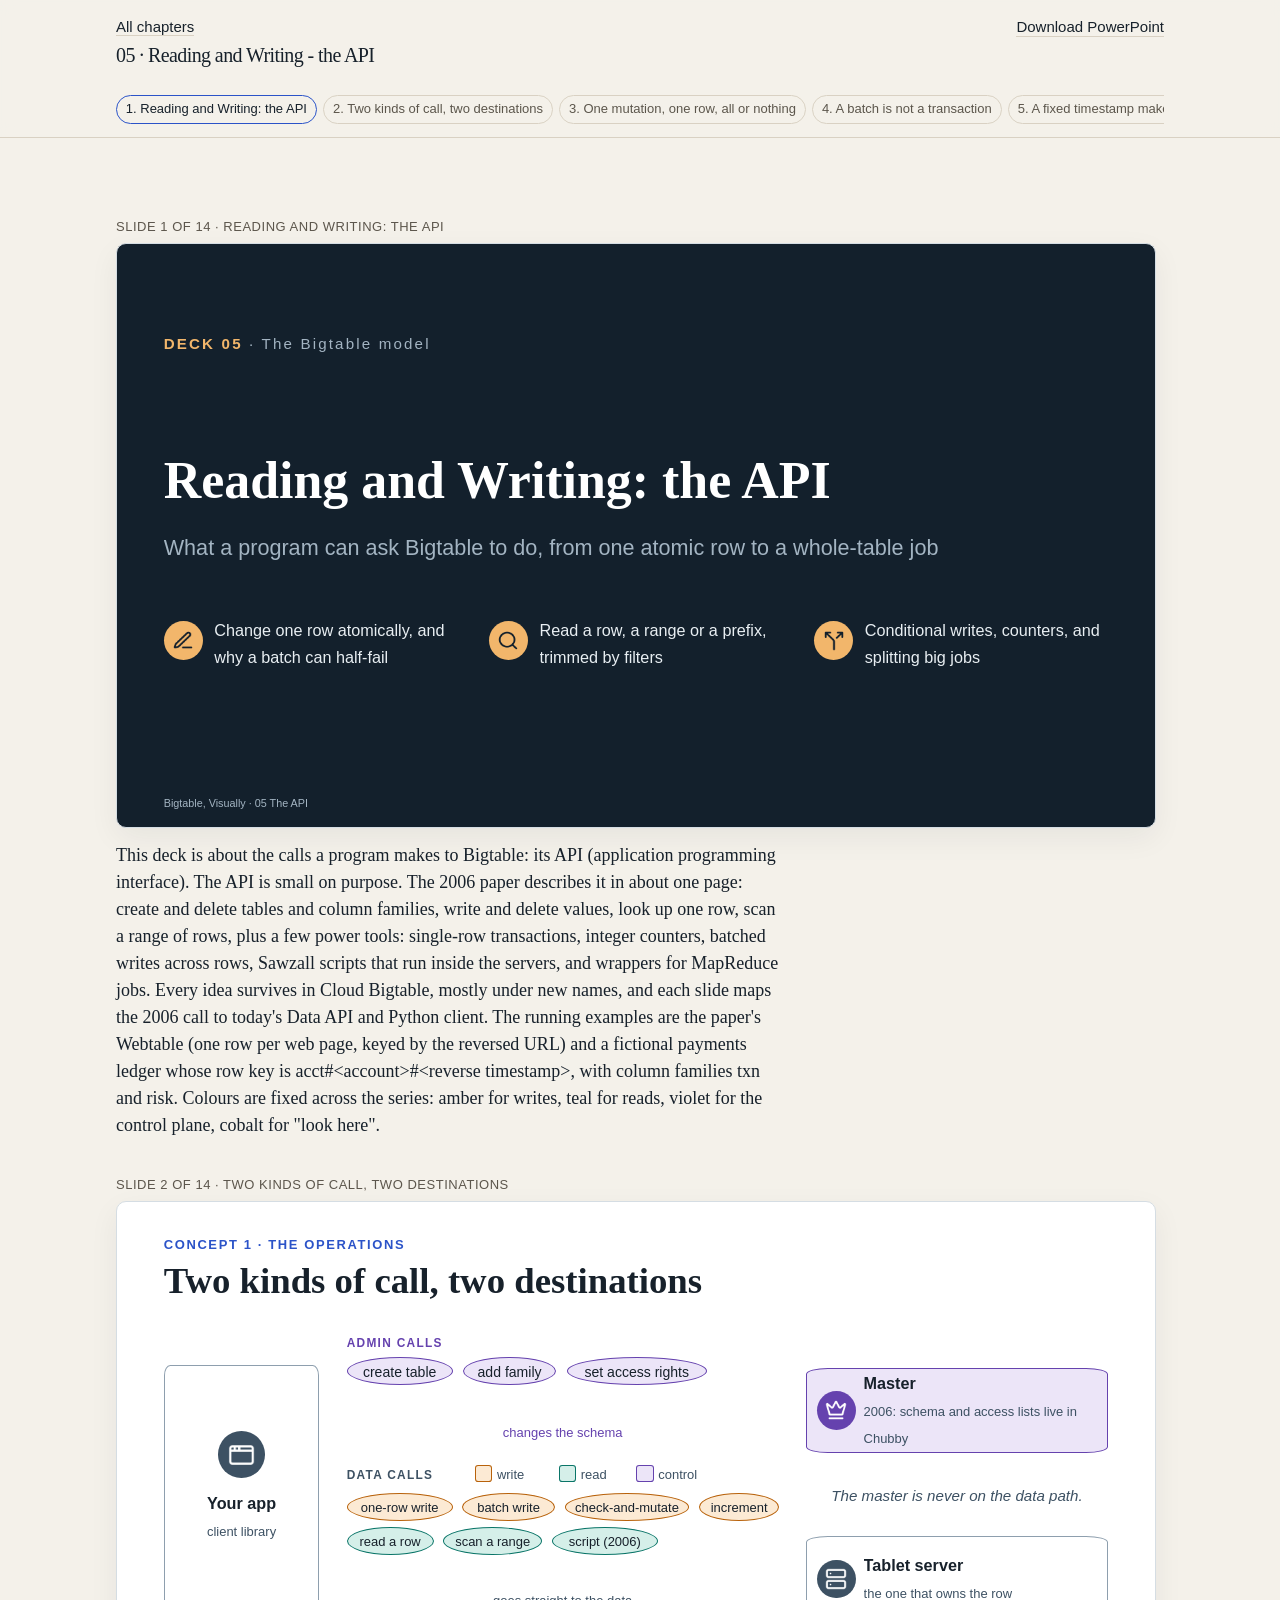
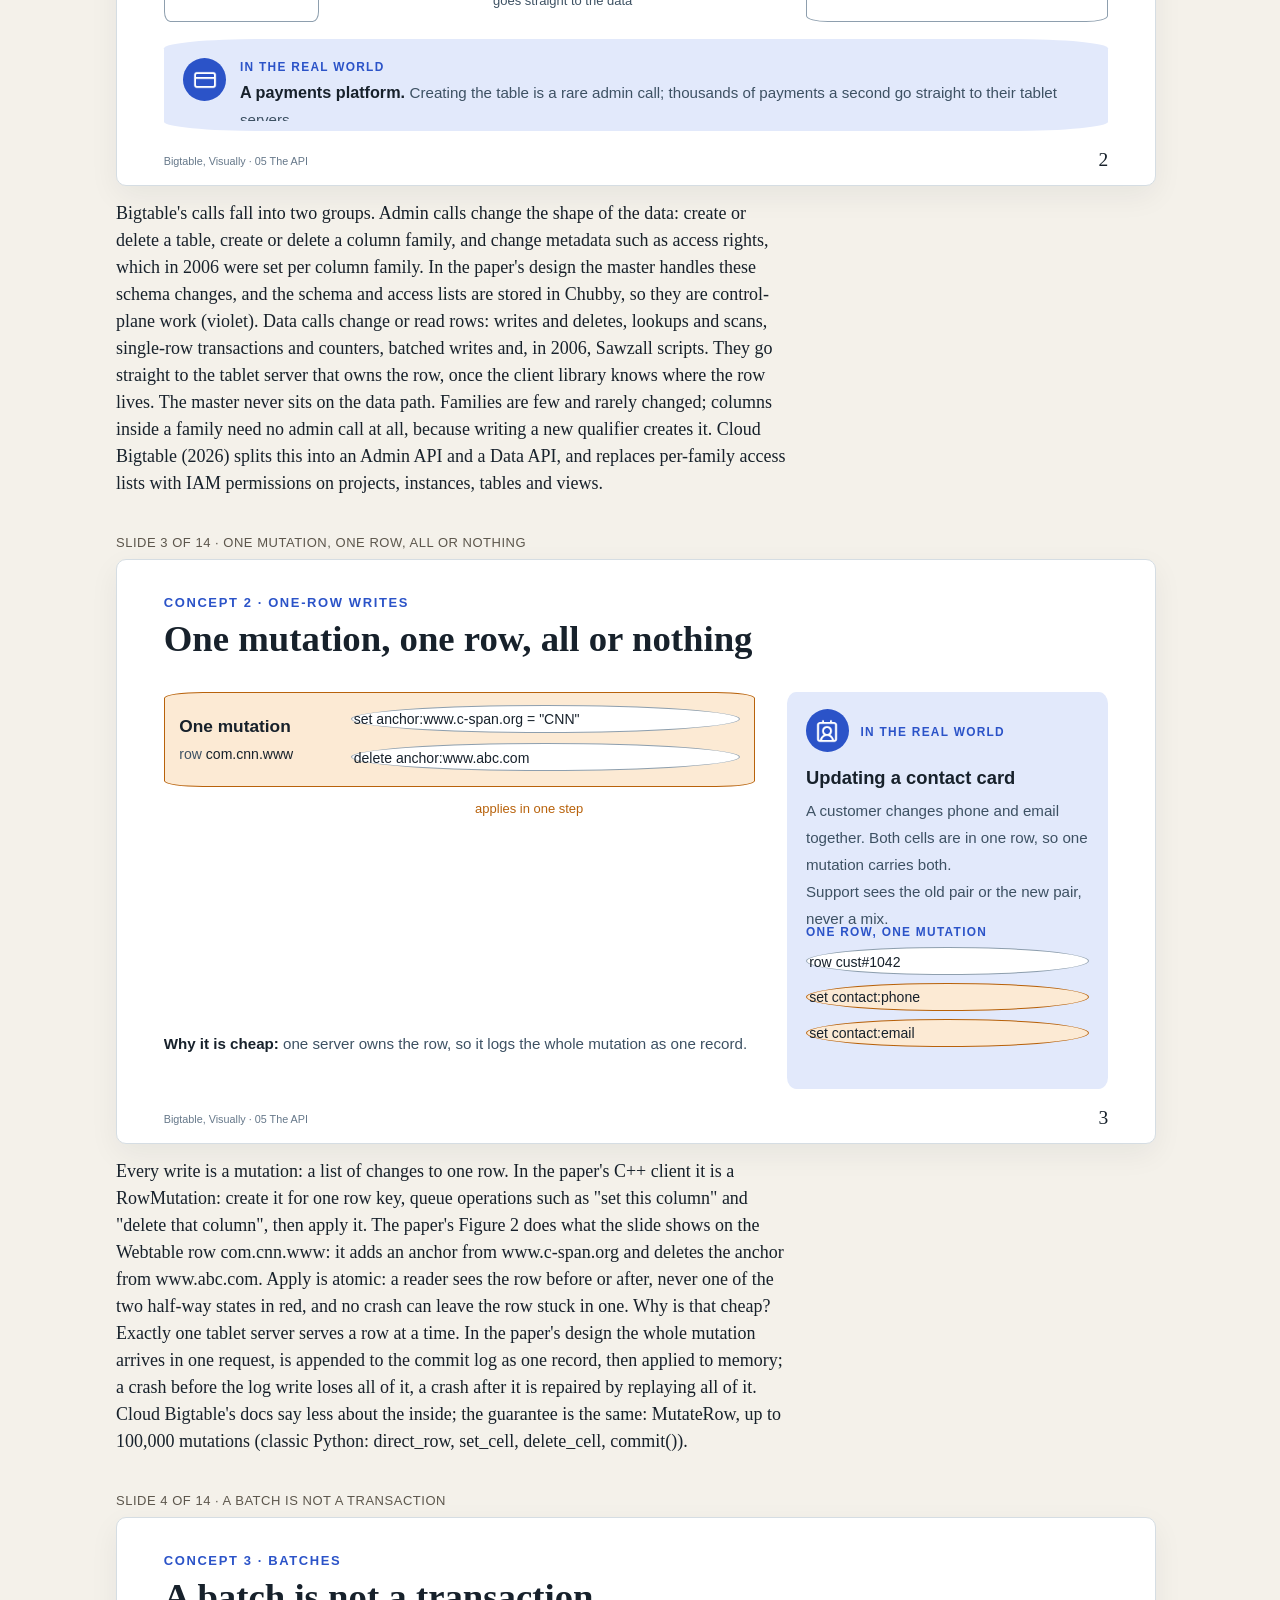
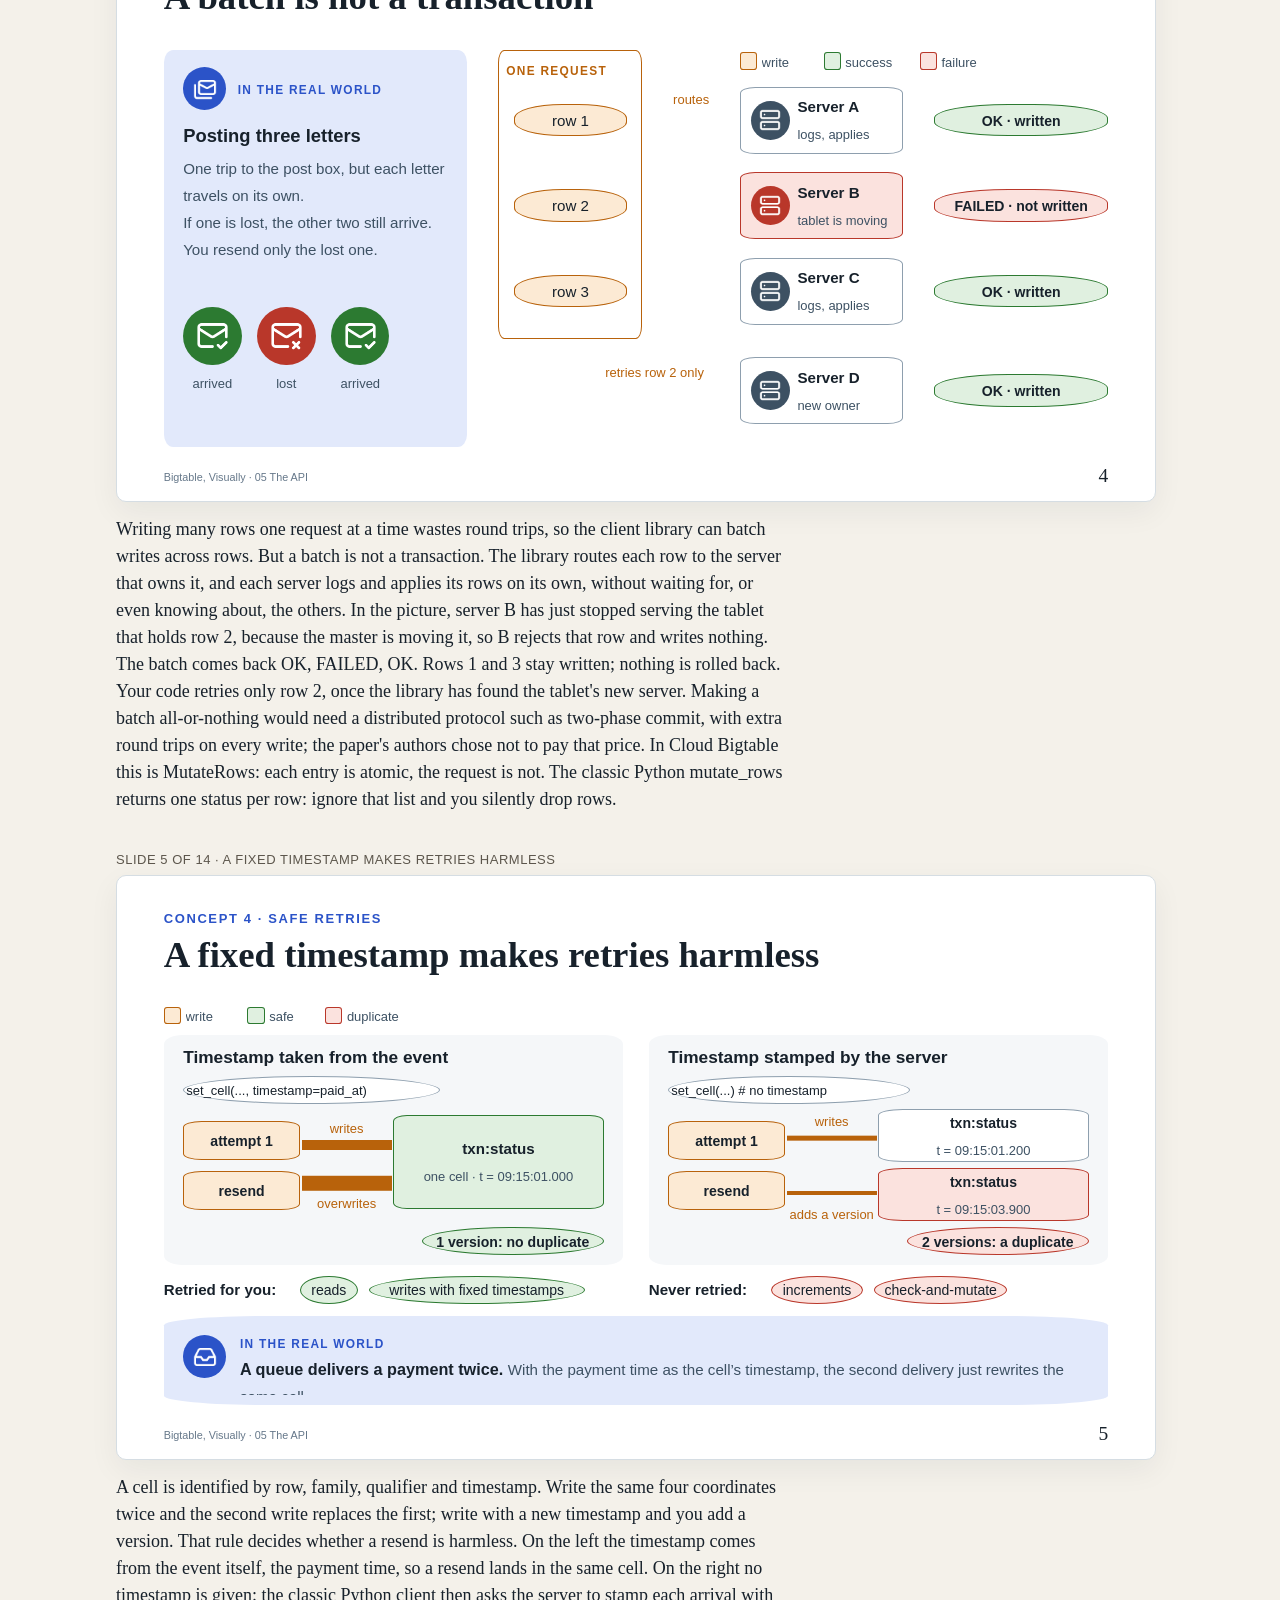
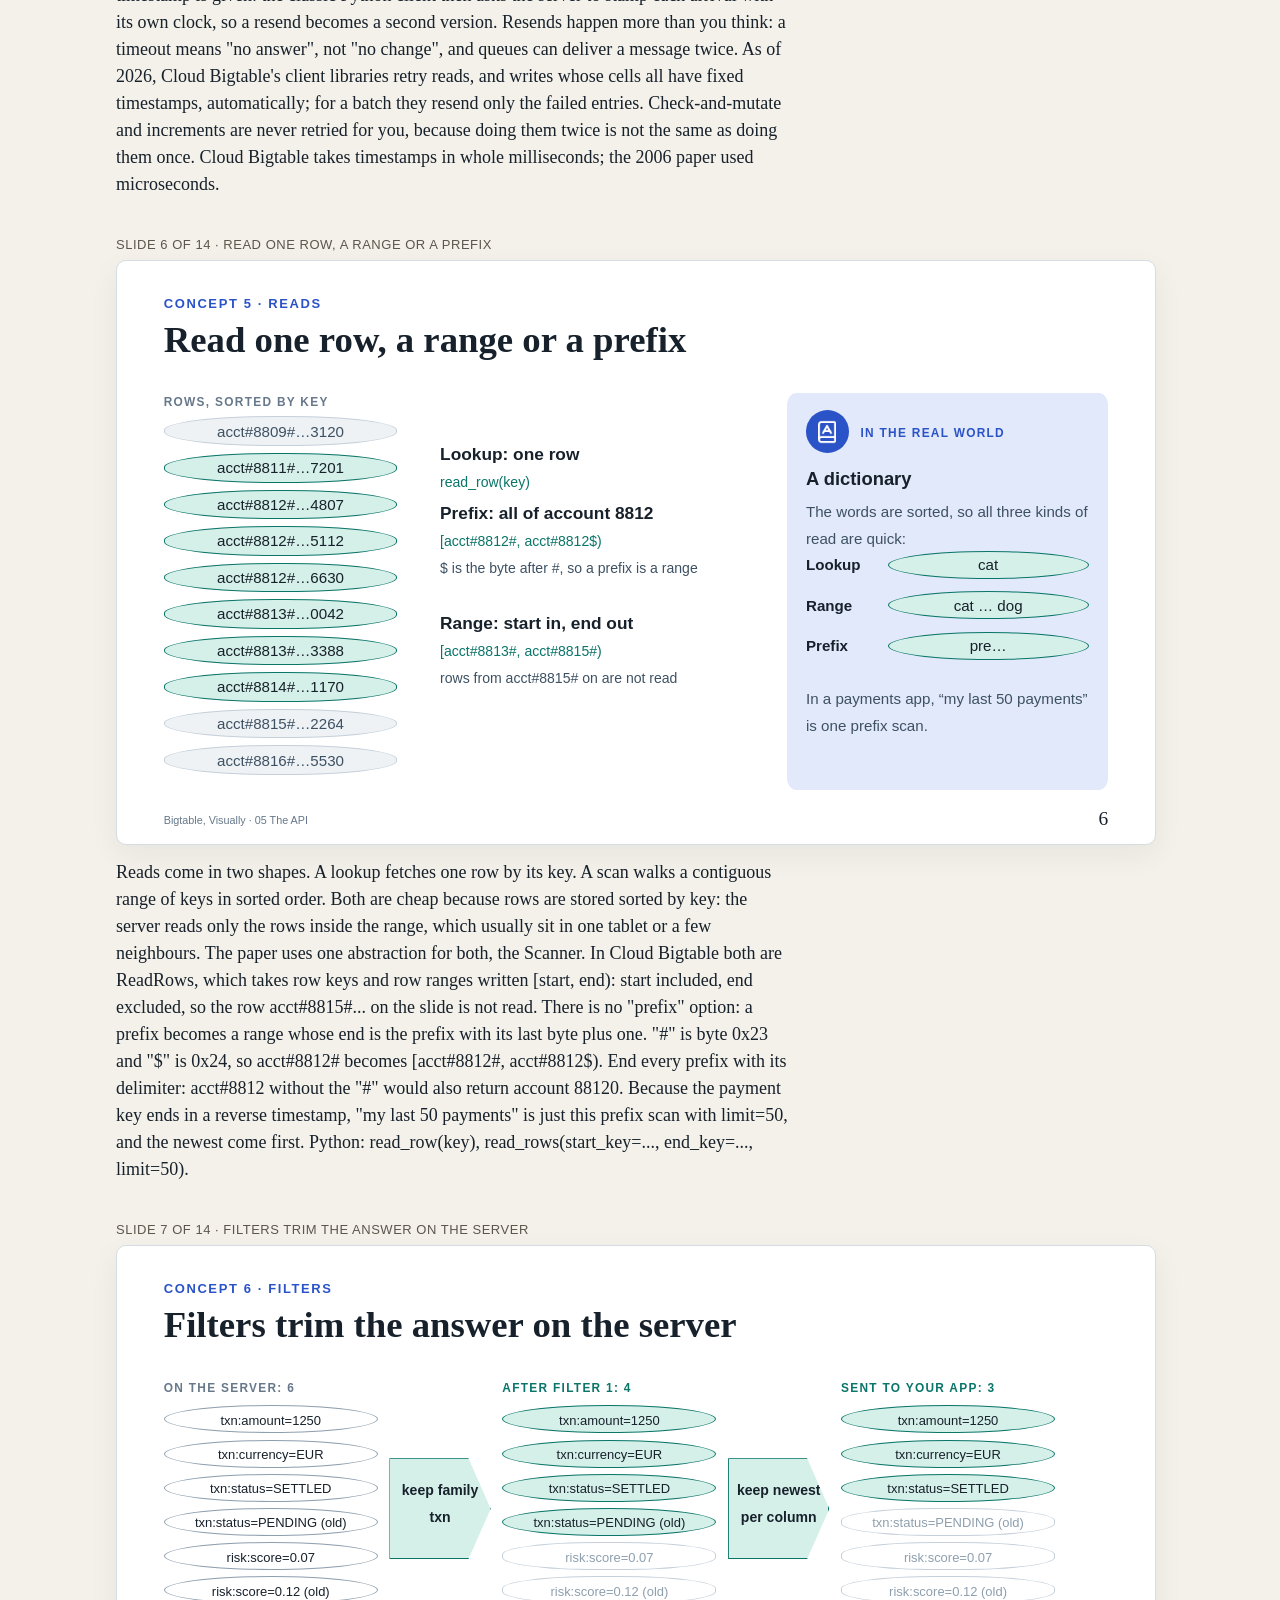
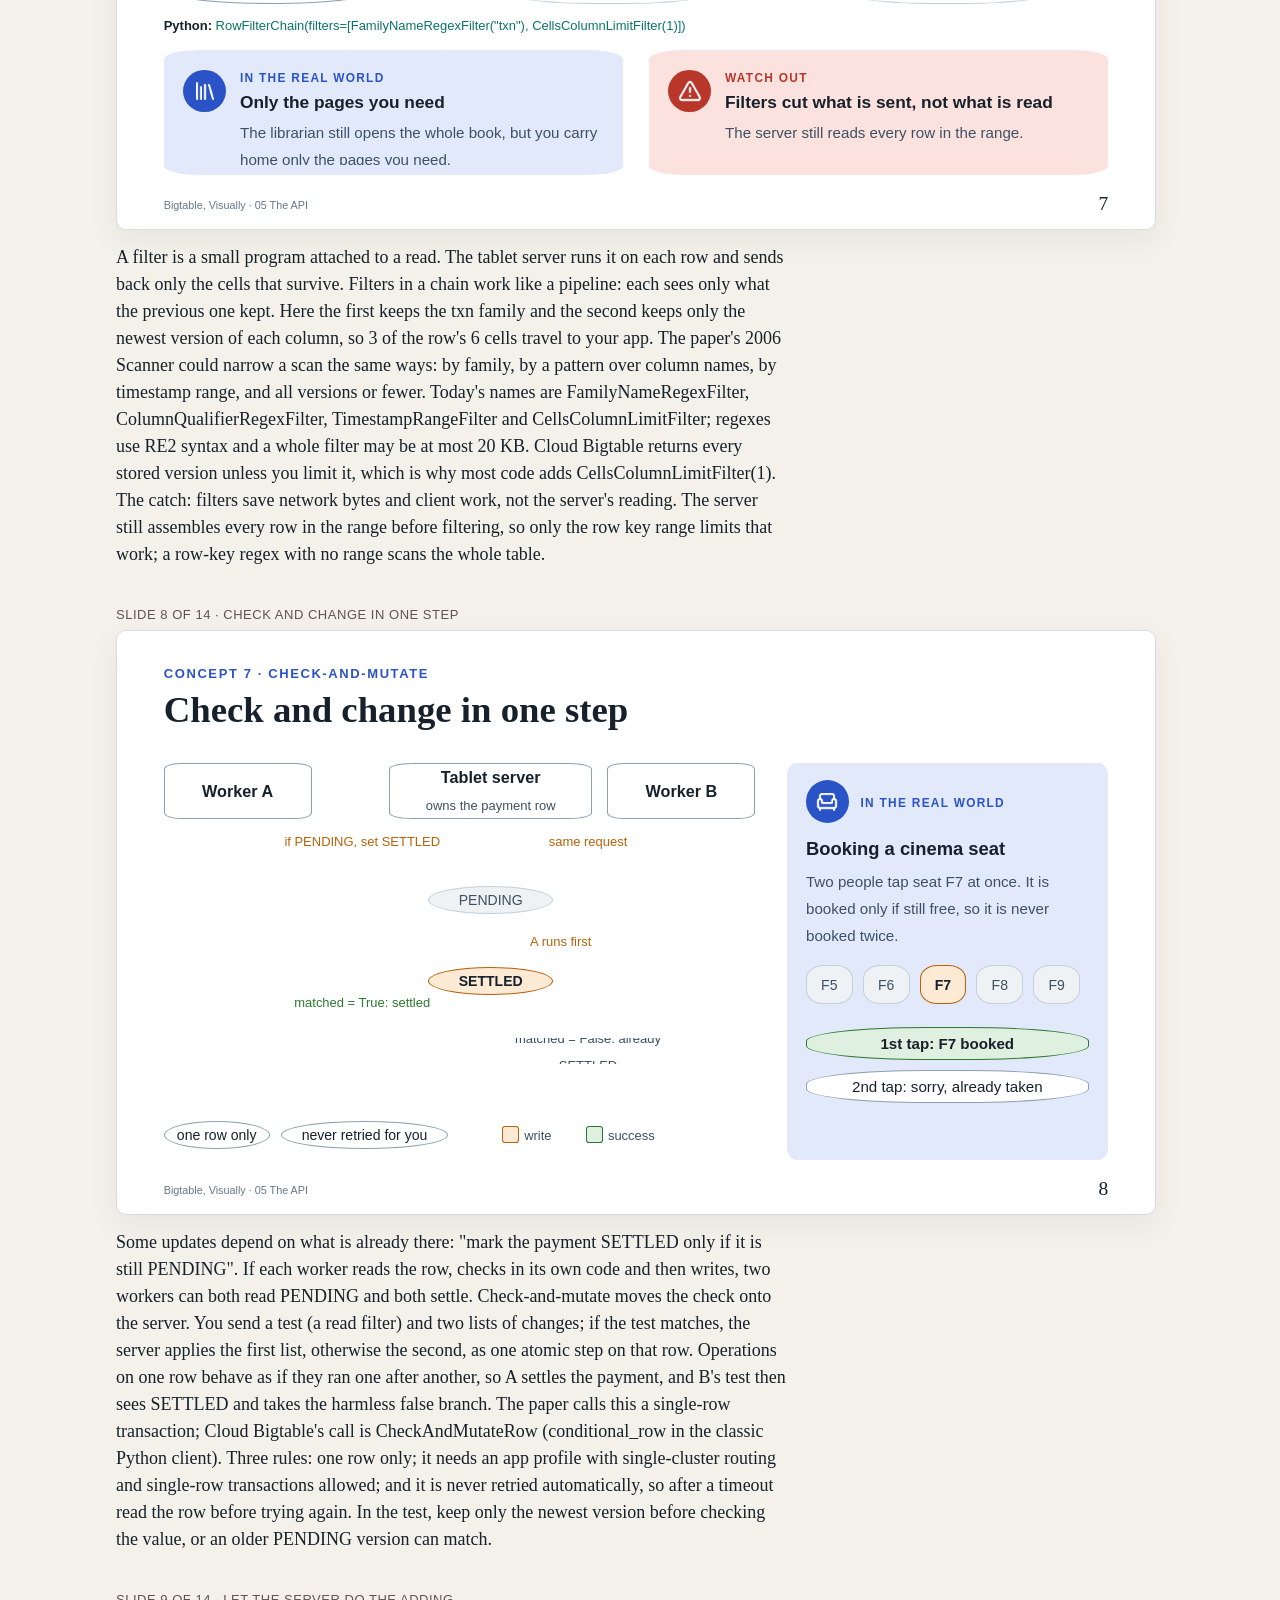
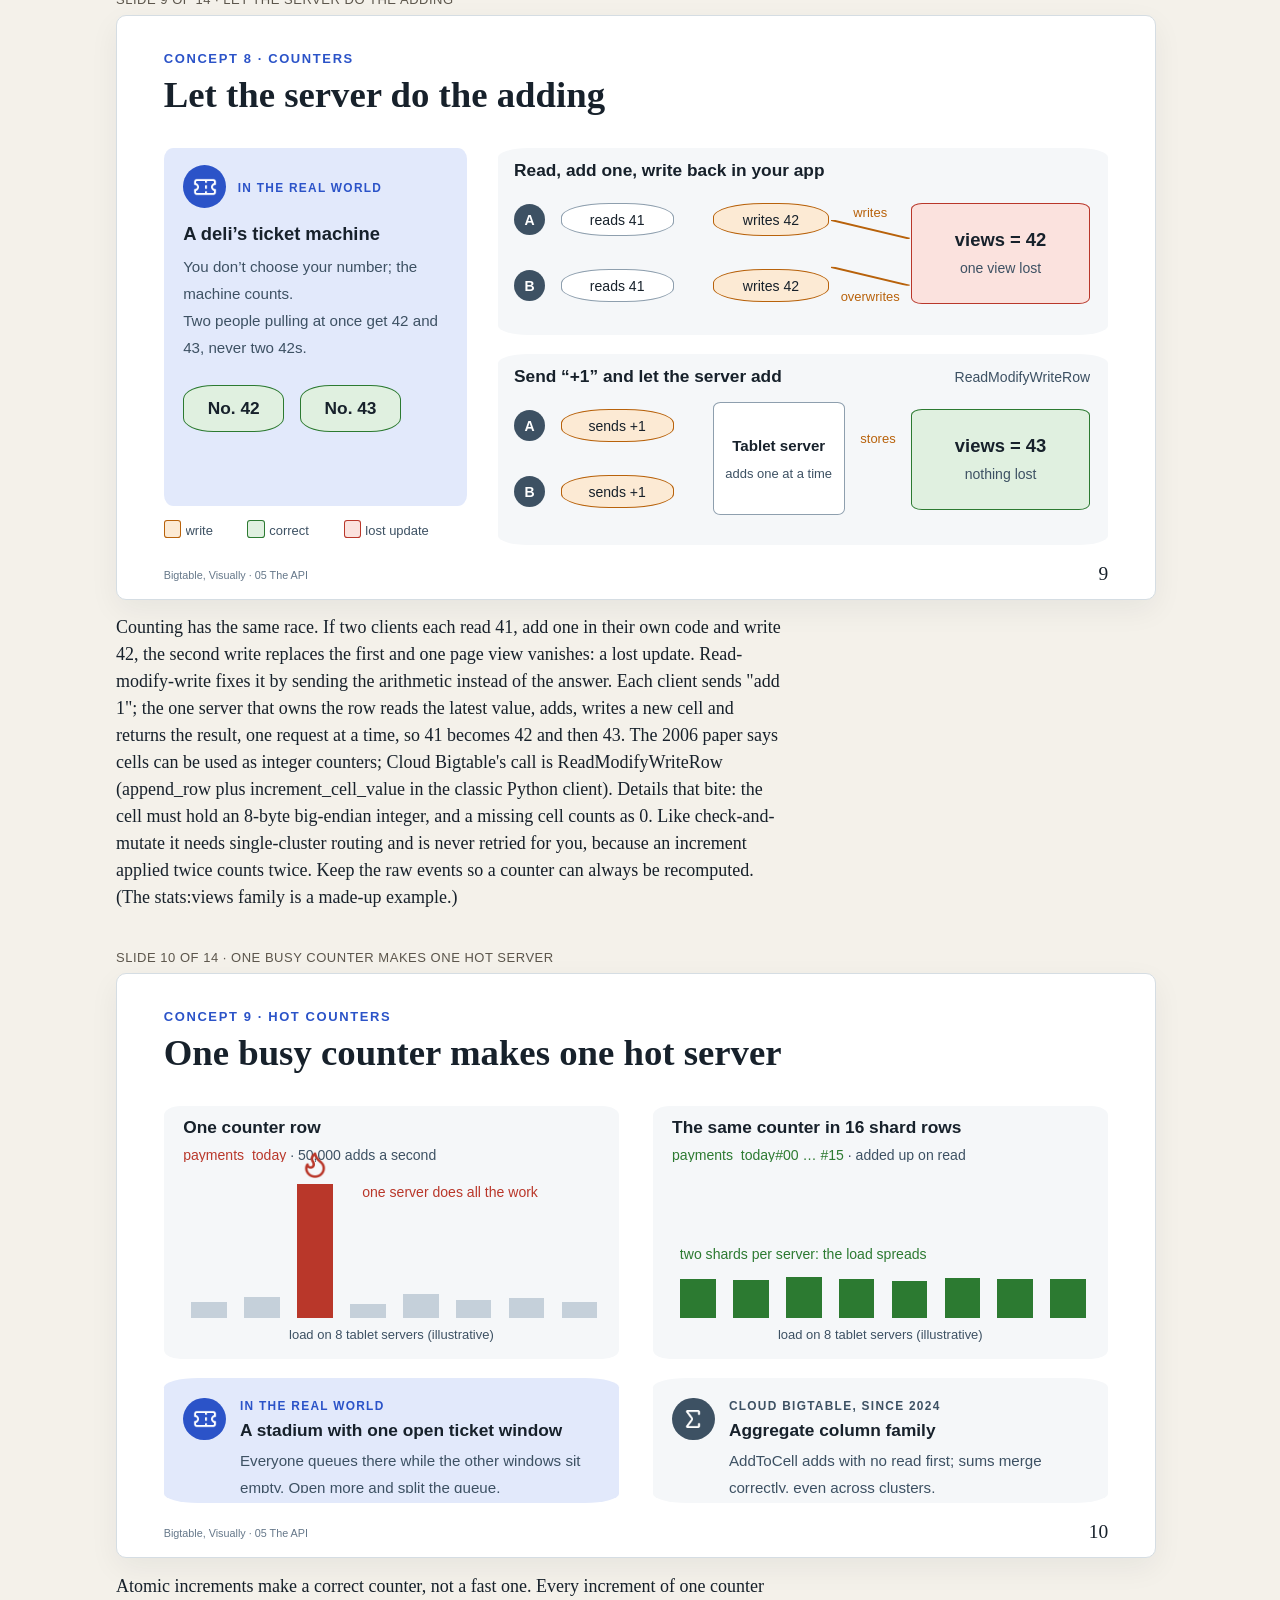
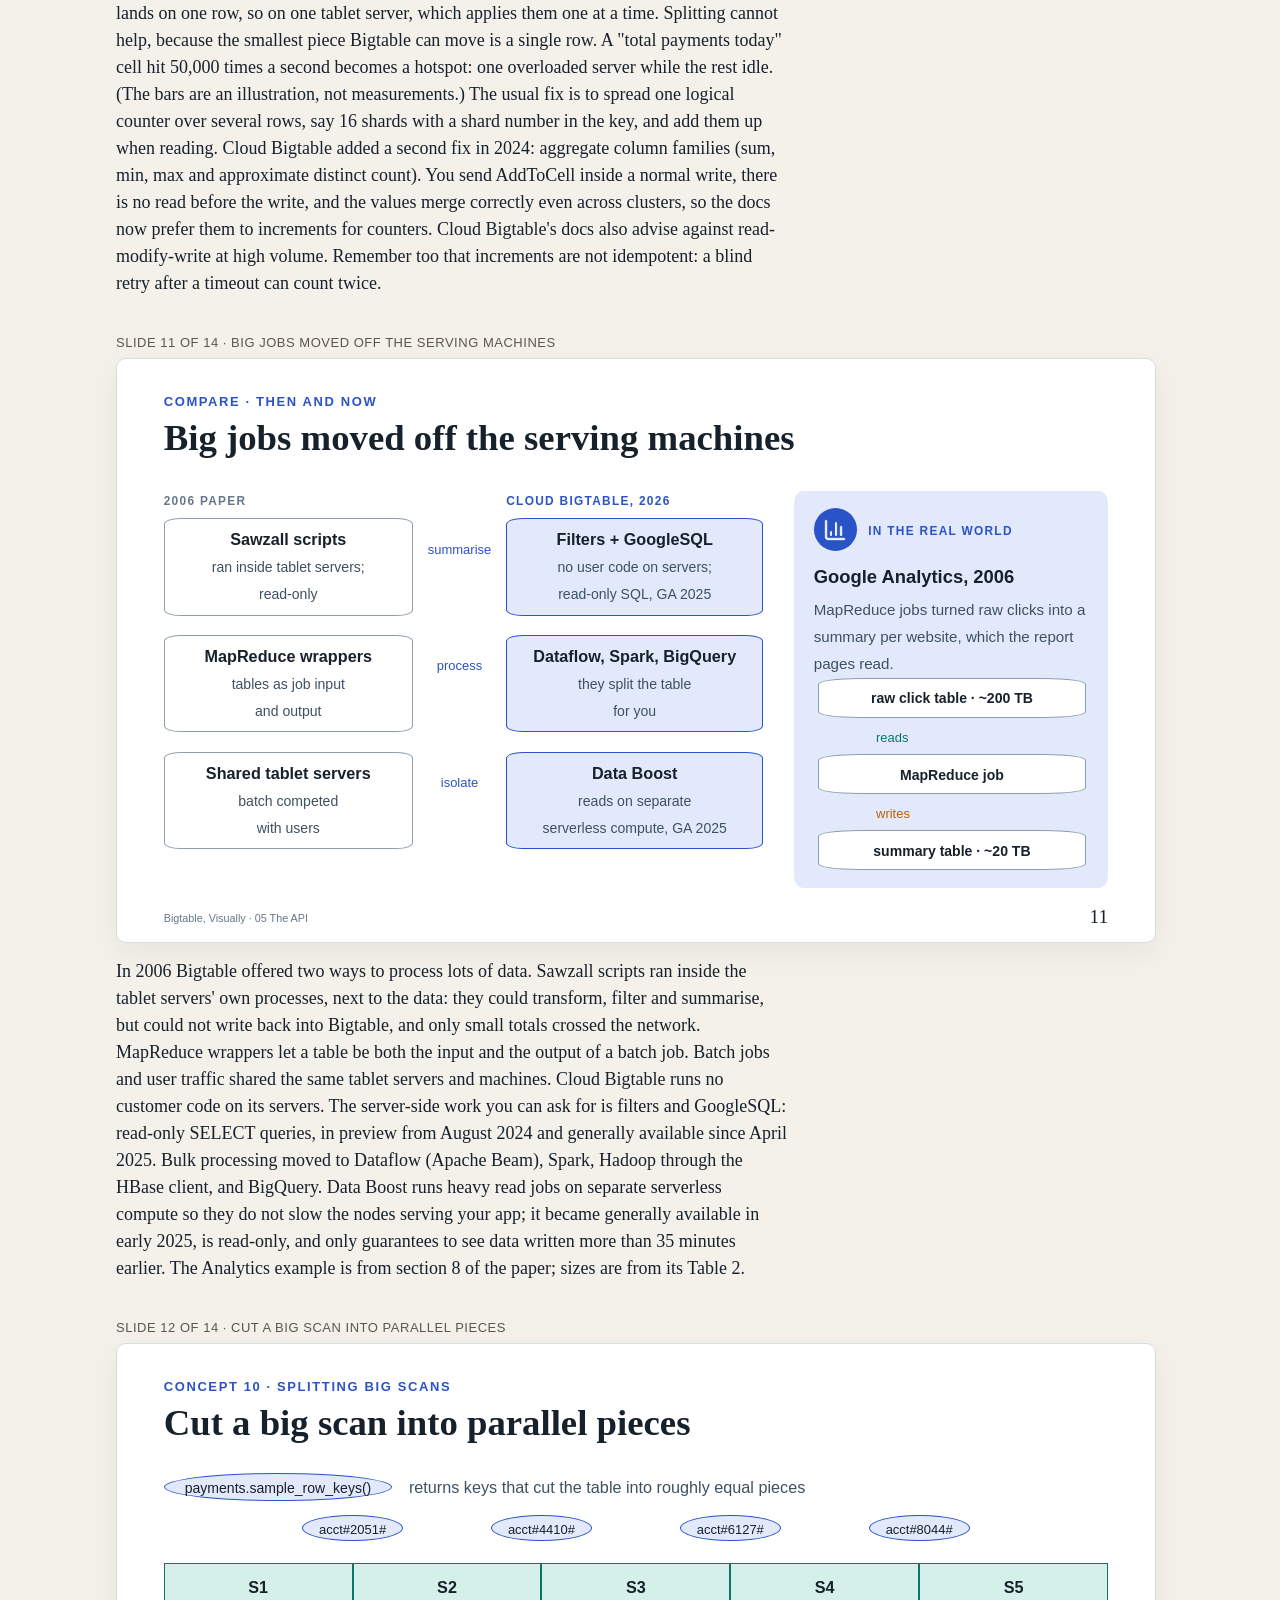
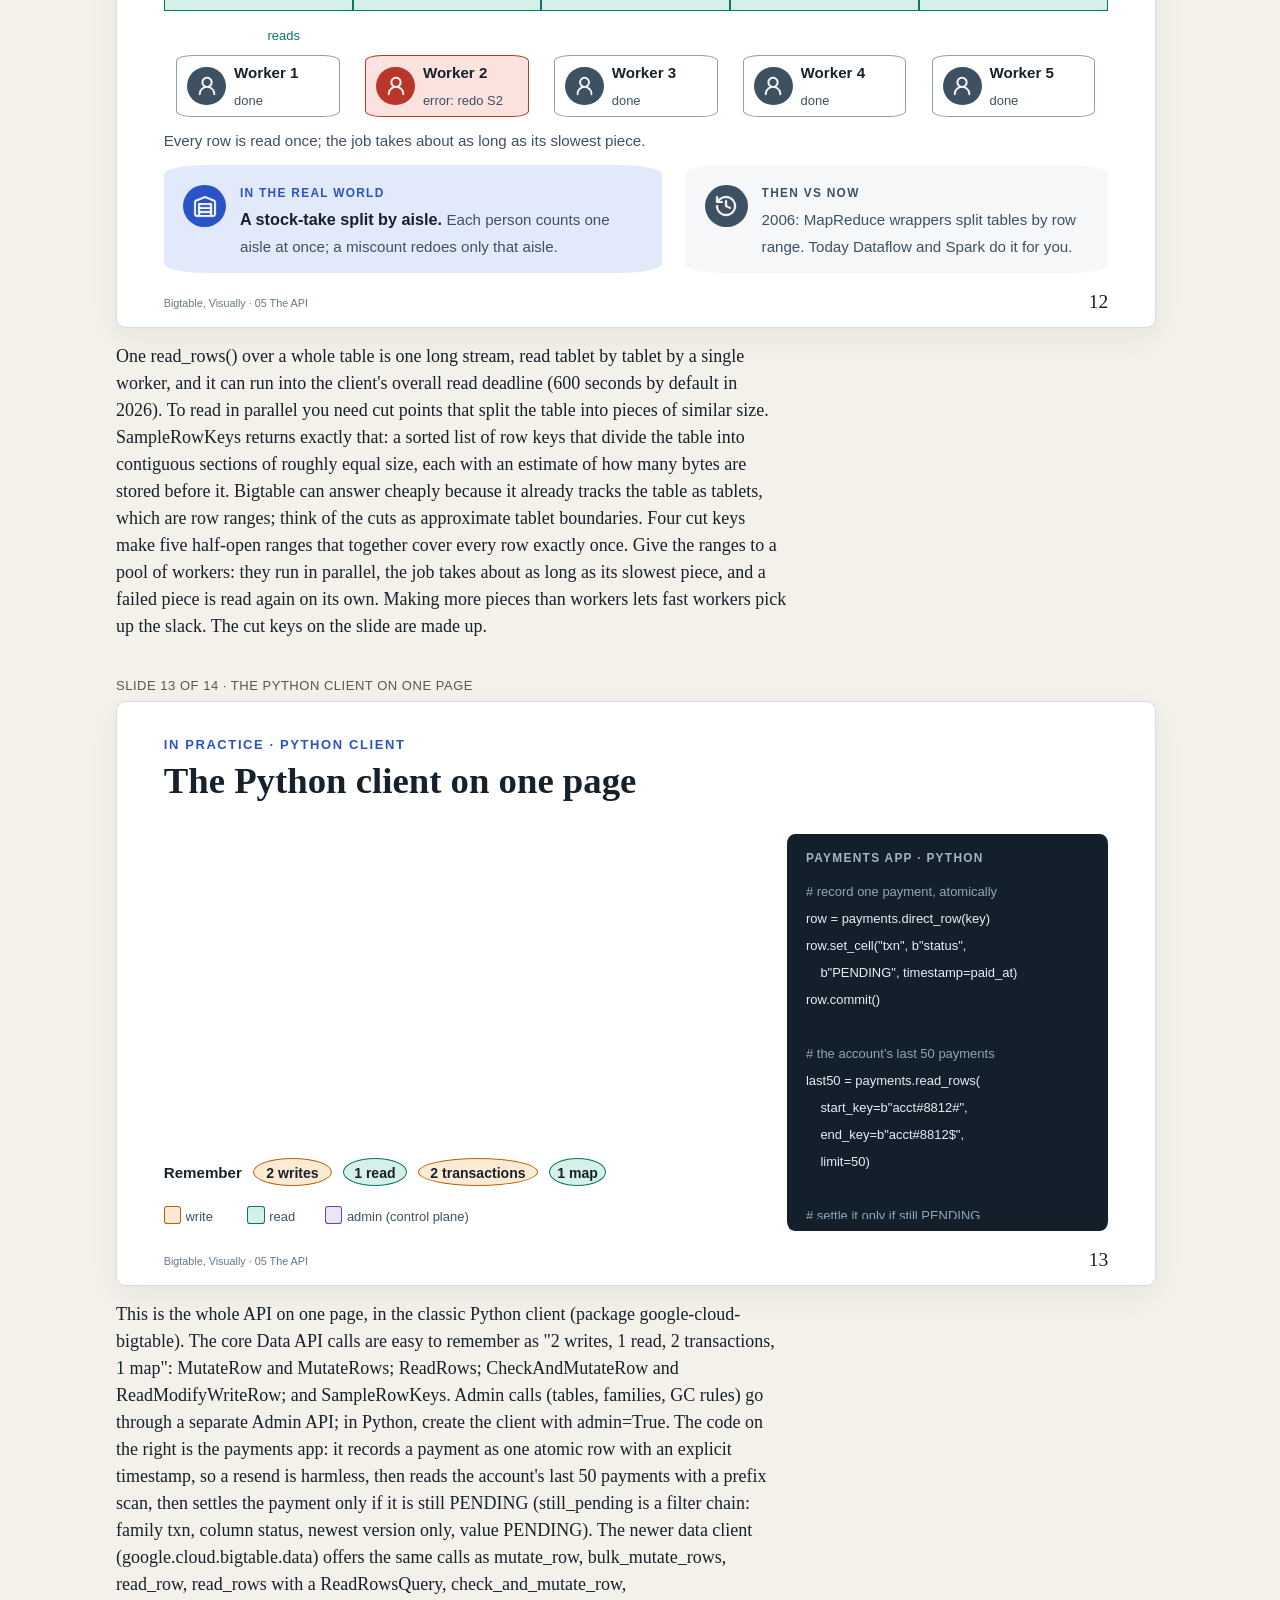
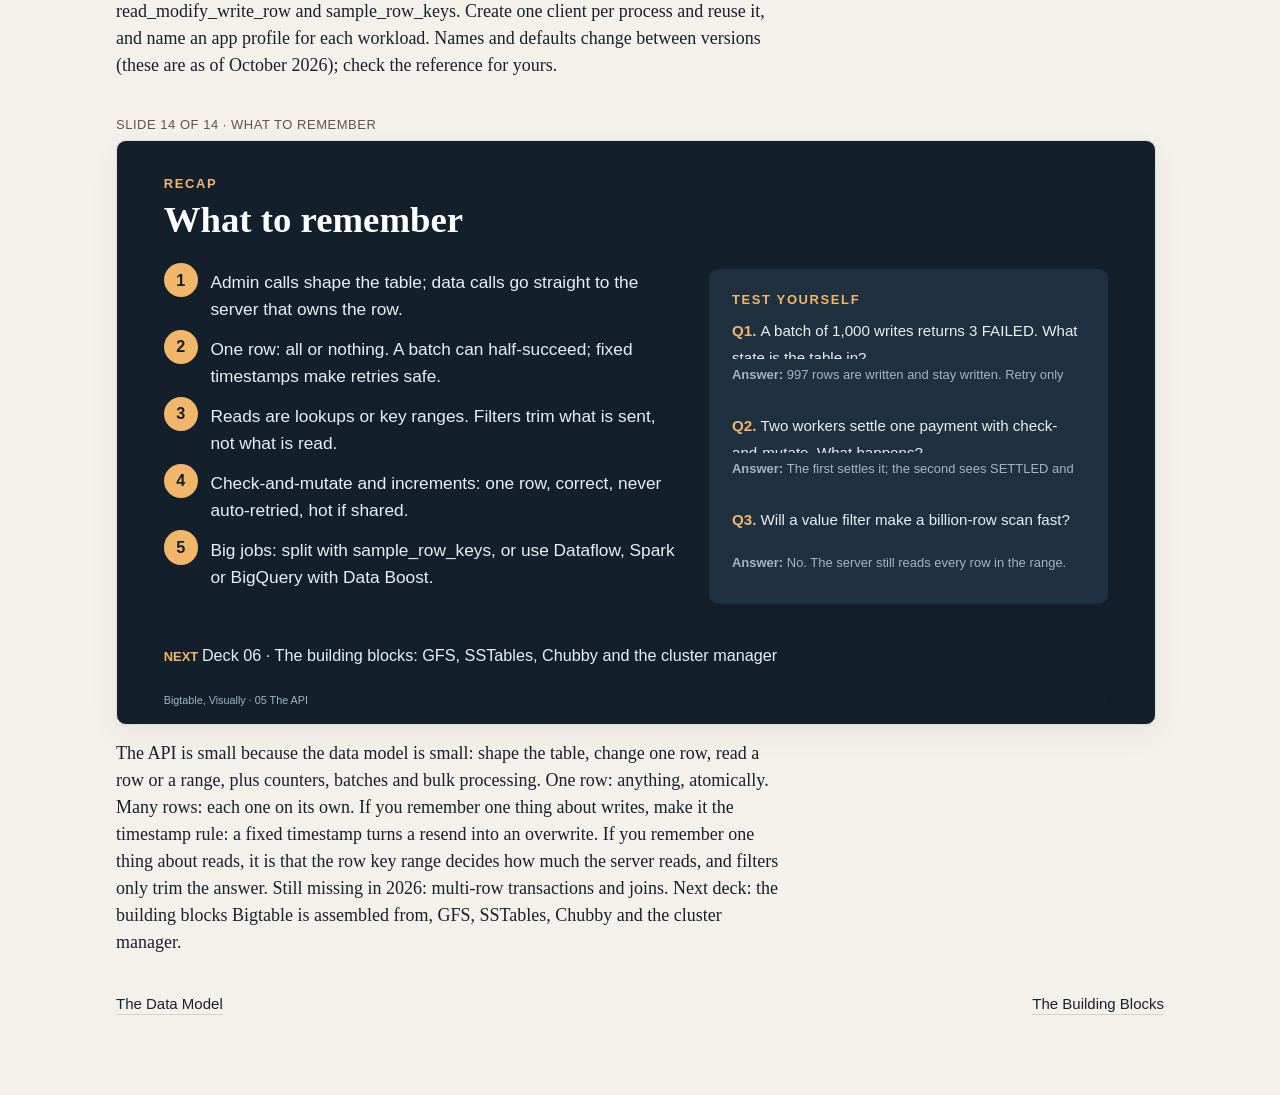
<file: chapters/05/index.html>
<!doctype html>
<html lang="en">
<head>
<meta charset="utf-8">
<meta name="viewport" content="width=device-width, initial-scale=1">
<title>05 Reading and Writing - the API · Bigtable Decks</title>
<meta name="description" content="Reading and Writing - the API, a chapter of Bigtable, Visually.">
<link rel="stylesheet" href="../../assets/site.css">
</head>
<body>
<header class="top">
  <div class="wrap">
    <div class="top-row">
      <div>
        <a class="nav" href="../../">All chapters</a>
        <h1>05 · Reading and Writing - the API</h1>
      </div>
      <div class="actions">
        <a class="nav" href="../../05%20Reading%20and%20Writing%20-%20the%20API.pptx" download>Download PowerPoint</a>
      </div>
    </div>
    <ol class="toc"><li><a href="#s1">1. Reading and Writing: the API</a></li><li><a href="#s2">2. Two kinds of call, two destinations</a></li><li><a href="#s3">3. One mutation, one row, all or nothing</a></li><li><a href="#s4">4. A batch is not a transaction</a></li><li><a href="#s5">5. A fixed timestamp makes retries harmless</a></li><li><a href="#s6">6. Read one row, a range or a prefix</a></li><li><a href="#s7">7. Filters trim the answer on the server</a></li><li><a href="#s8">8. Check and change in one step</a></li><li><a href="#s9">9. Let the server do the adding</a></li><li><a href="#s10">10. One busy counter makes one hot server</a></li><li><a href="#s11">11. Big jobs moved off the serving machines</a></li><li><a href="#s12">12. Cut a big scan into parallel pieces</a></li><li><a href="#s13">13. The Python client on one page</a></li><li><a href="#s14">14. What to remember</a></li></ol>
  </div>
</header>
<main class="wrap chapter-body">
  <section class="slide" id="s1"><p class="slabel">Slide 1 of 14 · Reading and Writing: the API</p><div class="stage" style="background:#13202C"><div class="shape" style="left:4.500%;top:93.600%;width:60.000%;height:4.000%;"><div class="txt" style="justify-content:center;padding:0.000cqi 0.000cqi 0.000cqi 0.000cqi"><p style="text-align:left;"><span style="font-size:1.042cqi;font-family:Calibri,'Segoe UI',sans-serif;color:#A3B4C2">Bigtable, Visually  ·  05  The API</span></p></div></div><div class="shape" style="left:4.500%;top:27.333%;width:84.750%;height:20.000%;"><div class="txt" style="justify-content:flex-end;padding:0.000cqi 0.000cqi 0.000cqi 0.000cqi"><p style="text-align:left;"><span style="font-size:5.000cqi;font-weight:700;font-family:Cambria,Georgia,serif;color:#FFFFFF">Reading and Writing: the API</span></p></div></div><div class="shape" style="left:4.500%;top:49.333%;width:78.750%;height:12.000%;"><div class="txt" style="justify-content:flex-start;padding:0.000cqi 0.000cqi 0.000cqi 0.000cqi"><p style="text-align:left;"><span style="font-size:2.083cqi;font-family:Calibri,'Segoe UI',sans-serif;color:#A3B4C2">What a program can ask Bigtable to do, from one atomic row to a whole-table job</span></p></div></div><div class="shape" style="left:4.500%;top:14.000%;width:67.500%;height:6.000%;"><div class="txt" style="justify-content:center;padding:0.000cqi 0.000cqi 0.000cqi 0.000cqi"><p style="text-align:left;"><span style="font-size:1.458cqi;font-weight:700;letter-spacing:0.208cqi;font-family:Calibri,'Segoe UI',sans-serif;color:#F2B66B">DECK 05</span><span style="font-size:1.458cqi;letter-spacing:0.208cqi;font-family:Calibri,'Segoe UI',sans-serif;color:#A3B4C2">   ·   The Bigtable model</span></p></div></div><div class="shape" style="left:4.500%;top:64.667%;width:3.750%;height:6.667%;background:#F2B66B;border-radius:50%"></div><div class="shape" style="left:5.325%;top:66.133%;width:2.100%;height:3.733%;"><img alt="" src="../../media/05/image-1-1.png"></div><div class="shape" style="left:9.375%;top:64.000%;width:23.457%;height:16.000%;"><div class="txt" style="justify-content:flex-start;padding:0.000cqi 0.000cqi 0.000cqi 0.000cqi"><p style="text-align:left;"><span style="font-size:1.562cqi;font-family:Calibri,'Segoe UI',sans-serif;color:#E8EEF2">Change one row atomically, and why a batch can half-fail</span></p></div></div><div class="shape" style="left:35.832%;top:64.667%;width:3.750%;height:6.667%;background:#F2B66B;border-radius:50%"></div><div class="shape" style="left:36.657%;top:66.133%;width:2.100%;height:3.733%;"><img alt="" src="../../media/05/image-1-2.png"></div><div class="shape" style="left:40.707%;top:64.000%;width:23.457%;height:16.000%;"><div class="txt" style="justify-content:flex-start;padding:0.000cqi 0.000cqi 0.000cqi 0.000cqi"><p style="text-align:left;"><span style="font-size:1.562cqi;font-family:Calibri,'Segoe UI',sans-serif;color:#E8EEF2">Read a row, a range or a prefix, trimmed by filters</span></p></div></div><div class="shape" style="left:67.165%;top:64.667%;width:3.750%;height:6.667%;background:#F2B66B;border-radius:50%"></div><div class="shape" style="left:67.990%;top:66.133%;width:2.100%;height:3.733%;"><img alt="" src="../../media/05/image-1-3.png"></div><div class="shape" style="left:72.040%;top:64.000%;width:23.457%;height:16.000%;"><div class="txt" style="justify-content:flex-start;padding:0.000cqi 0.000cqi 0.000cqi 0.000cqi"><p style="text-align:left;"><span style="font-size:1.562cqi;font-family:Calibri,'Segoe UI',sans-serif;color:#E8EEF2">Conditional writes, counters, and splitting big jobs</span></p></div></div></div><div class="notes"><p>This deck is about the calls a program makes to Bigtable: its API (application programming interface). The API is small on purpose. The 2006 paper describes it in about one page: create and delete tables and column families, write and delete values, look up one row, scan a range of rows, plus a few power tools: single-row transactions, integer counters, batched writes across rows, Sawzall scripts that run inside the servers, and wrappers for MapReduce jobs. Every idea survives in Cloud Bigtable, mostly under new names, and each slide maps the 2006 call to today&#x27;s Data API and Python client. The running examples are the paper&#x27;s Webtable (one row per web page, keyed by the reversed URL) and a fictional payments ledger whose row key is acct#&lt;account&gt;#&lt;reverse timestamp&gt;, with column families txn and risk. Colours are fixed across the series: amber for writes, teal for reads, violet for the control plane, cobalt for &quot;look here&quot;.</p></div></section><section class="slide" id="s2"><p class="slabel">Slide 2 of 14 · Two kinds of call, two destinations</p><div class="stage" style="background:#FFFFFF"><div class="shape" style="left:4.500%;top:93.600%;width:60.000%;height:4.000%;"><div class="txt" style="justify-content:center;padding:0.000cqi 0.000cqi 0.000cqi 0.000cqi"><p style="text-align:left;"><span style="font-size:1.042cqi;font-family:Calibri,'Segoe UI',sans-serif;color:#66788A">Bigtable, Visually  ·  05  The API</span></p></div></div><div class="shape" style="left:4.500%;top:5.067%;width:90.997%;height:4.000%;"><div class="txt" style="justify-content:center;padding:0.000cqi 0.000cqi 0.000cqi 0.000cqi"><p style="text-align:left;"><span style="font-size:1.250cqi;font-weight:700;letter-spacing:0.156cqi;font-family:Calibri,'Segoe UI',sans-serif;color:#2B53C8">CONCEPT 1 · THE OPERATIONS</span></p></div></div><div class="shape" style="left:4.500%;top:8.267%;width:90.997%;height:10.400%;"><div class="txt" style="justify-content:center;padding:0.000cqi 0.000cqi 0.000cqi 0.000cqi"><p style="text-align:left;"><span style="font-size:3.542cqi;font-weight:700;font-family:Cambria,Georgia,serif;color:#17212B">Two kinds of call, two destinations</span></p></div></div><div class="shape" style="left:4.500%;top:28.000%;width:15.000%;height:44.000%;background:#FFFFFF;border-radius:4.00%;border:0.156cqi solid #8E9FAE"></div><div class="shape" style="left:9.750%;top:39.333%;width:4.500%;height:8.000%;background:#3D5163;border-radius:50%"></div><div class="shape" style="left:10.740%;top:41.093%;width:2.520%;height:4.480%;"><img alt="" src="../../media/05/image-2-1.png"></div><div class="shape" style="left:5.250%;top:49.333%;width:13.500%;height:10.000%;"><div class="txt" style="justify-content:flex-start;padding:0.000cqi 0.000cqi 0.000cqi 0.000cqi"><p style="text-align:center;"><span style="font-size:1.562cqi;font-weight:700;font-family:Calibri,'Segoe UI',sans-serif;color:#17212B">Your app</span></p><p style="text-align:center;"><span style="font-size:1.250cqi;font-family:Calibri,'Segoe UI',sans-serif;color:#3D5163">client library</span></p></div></div><div class="shape" style="left:22.125%;top:21.867%;width:30.000%;height:4.000%;"><div class="txt" style="justify-content:center;padding:0.000cqi 0.000cqi 0.000cqi 0.000cqi"><p style="text-align:left;"><span style="font-size:1.146cqi;font-weight:700;letter-spacing:0.125cqi;font-family:Calibri,'Segoe UI',sans-serif;color:#6542AE">ADMIN CALLS</span></p></div></div><div class="shape" style="left:22.125%;top:26.667%;width:10.206%;height:4.800%;background:#ECE5F8;border-radius:50.00%;border:0.104cqi solid #6542AE"><div class="txt" style="justify-content:center;padding:0.417cqi 0.208cqi 0.417cqi 0.208cqi"><p style="text-align:center;"><span style="font-size:1.354cqi;font-family:Calibri,'Segoe UI',sans-serif;color:#17212B">create table</span></p></div></div><div class="shape" style="left:33.381%;top:26.667%;width:8.880%;height:4.800%;background:#ECE5F8;border-radius:50.00%;border:0.104cqi solid #6542AE"><div class="txt" style="justify-content:center;padding:0.417cqi 0.208cqi 0.417cqi 0.208cqi"><p style="text-align:center;"><span style="font-size:1.354cqi;font-family:Calibri,'Segoe UI',sans-serif;color:#17212B">add family</span></p></div></div><div class="shape" style="left:43.311%;top:26.667%;width:13.521%;height:4.800%;background:#ECE5F8;border-radius:50.00%;border:0.104cqi solid #6542AE"><div class="txt" style="justify-content:center;padding:0.417cqi 0.208cqi 0.417cqi 0.208cqi"><p style="text-align:center;"><span style="font-size:1.354cqi;font-family:Calibri,'Segoe UI',sans-serif;color:#17212B">set access rights</span></p></div></div><div class="shape" style="left:19.650%;top:35.733%;width:46.575%;height:0.001%;background:#6542AE"></div><div class="shape" style="left:35.438%;top:37.067%;width:15.000%;height:4.533%;"><div class="txt" style="justify-content:center;padding:0.000cqi 0.000cqi 0.000cqi 0.000cqi"><p style="text-align:center;"><span style="font-size:1.250cqi;font-family:Calibri,'Segoe UI',sans-serif;color:#6542AE">changes the schema</span></p></div></div><div class="shape" style="left:66.375%;top:28.400%;width:29.100%;height:14.667%;background:#ECE5F8;border-radius:7.27%;border:0.156cqi solid #6542AE"></div><div class="shape" style="left:67.425%;top:32.400%;width:3.750%;height:6.667%;background:#6542AE;border-radius:50%"></div><div class="shape" style="left:68.250%;top:33.867%;width:2.100%;height:3.733%;"><img alt="" src="../../media/05/image-2-2.png"></div><div class="shape" style="left:71.925%;top:28.933%;width:22.800%;height:13.600%;"><div class="txt" style="justify-content:center;padding:0.000cqi 0.000cqi 0.000cqi 0.000cqi"><p style="text-align:left;"><span style="font-size:1.562cqi;font-weight:700;font-family:Calibri,'Segoe UI',sans-serif;color:#17212B">Master</span></p><p style="text-align:left;"><span style="font-size:1.250cqi;font-family:Calibri,'Segoe UI',sans-serif;color:#3D5163">2006: schema and access lists live in Chubby</span></p></div></div><div class="shape" style="left:22.125%;top:44.533%;width:14.250%;height:4.000%;"><div class="txt" style="justify-content:center;padding:0.000cqi 0.000cqi 0.000cqi 0.000cqi"><p style="text-align:left;"><span style="font-size:1.146cqi;font-weight:700;letter-spacing:0.125cqi;font-family:Calibri,'Segoe UI',sans-serif;color:#3D5163">DATA CALLS</span></p></div></div><div class="shape" style="left:34.500%;top:45.067%;width:1.650%;height:2.933%;background:#FCEAD4;border-radius:18.18%;border:0.130cqi solid #B8620B"></div><div class="shape" style="left:36.600%;top:44.133%;width:3.870%;height:4.800%;"><div class="txt" style="justify-content:center;padding:0.000cqi 0.000cqi 0.000cqi 0.000cqi"><p style="text-align:left;"><span style="font-size:1.250cqi;font-family:Calibri,'Segoe UI',sans-serif;color:#3D5163">write</span></p></div></div><div class="shape" style="left:42.570%;top:45.067%;width:1.650%;height:2.933%;background:#D5EFE9;border-radius:18.18%;border:0.130cqi solid #0A7568"></div><div class="shape" style="left:44.670%;top:44.133%;width:3.276%;height:4.800%;"><div class="txt" style="justify-content:center;padding:0.000cqi 0.000cqi 0.000cqi 0.000cqi"><p style="text-align:left;"><span style="font-size:1.250cqi;font-family:Calibri,'Segoe UI',sans-serif;color:#3D5163">read</span></p></div></div><div class="shape" style="left:50.046%;top:45.067%;width:1.650%;height:2.933%;background:#ECE5F8;border-radius:18.18%;border:0.130cqi solid #6542AE"></div><div class="shape" style="left:52.146%;top:44.133%;width:5.058%;height:4.800%;"><div class="txt" style="justify-content:center;padding:0.000cqi 0.000cqi 0.000cqi 0.000cqi"><p style="text-align:left;"><span style="font-size:1.250cqi;font-family:Calibri,'Segoe UI',sans-serif;color:#3D5163">control</span></p></div></div><div class="shape" style="left:22.125%;top:49.867%;width:10.206%;height:4.800%;background:#FCEAD4;border-radius:50.00%;border:0.104cqi solid #B8620B"><div class="txt" style="justify-content:center;padding:0.417cqi 0.208cqi 0.417cqi 0.208cqi"><p style="text-align:center;"><span style="font-size:1.250cqi;font-family:Calibri,'Segoe UI',sans-serif;color:#17212B">one-row write</span></p></div></div><div class="shape" style="left:33.231%;top:49.867%;width:8.982%;height:4.800%;background:#FCEAD4;border-radius:50.00%;border:0.104cqi solid #B8620B"><div class="txt" style="justify-content:center;padding:0.417cqi 0.208cqi 0.417cqi 0.208cqi"><p style="text-align:center;"><span style="font-size:1.250cqi;font-family:Calibri,'Segoe UI',sans-serif;color:#17212B">batch write</span></p></div></div><div class="shape" style="left:43.113%;top:49.867%;width:12.042%;height:4.800%;background:#FCEAD4;border-radius:50.00%;border:0.104cqi solid #B8620B"><div class="txt" style="justify-content:center;padding:0.417cqi 0.208cqi 0.417cqi 0.208cqi"><p style="text-align:center;"><span style="font-size:1.250cqi;font-family:Calibri,'Segoe UI',sans-serif;color:#17212B">check-and-mutate</span></p></div></div><div class="shape" style="left:56.055%;top:49.867%;width:7.758%;height:4.800%;background:#FCEAD4;border-radius:50.00%;border:0.104cqi solid #B8620B"><div class="txt" style="justify-content:center;padding:0.417cqi 0.208cqi 0.417cqi 0.208cqi"><p style="text-align:center;"><span style="font-size:1.250cqi;font-family:Calibri,'Segoe UI',sans-serif;color:#17212B">increment</span></p></div></div><div class="shape" style="left:22.125%;top:55.733%;width:8.370%;height:4.800%;background:#D5EFE9;border-radius:50.00%;border:0.104cqi solid #0A7568"><div class="txt" style="justify-content:center;padding:0.417cqi 0.208cqi 0.417cqi 0.208cqi"><p style="text-align:center;"><span style="font-size:1.250cqi;font-family:Calibri,'Segoe UI',sans-serif;color:#17212B">read a row</span></p></div></div><div class="shape" style="left:31.395%;top:55.733%;width:9.594%;height:4.800%;background:#D5EFE9;border-radius:50.00%;border:0.104cqi solid #0A7568"><div class="txt" style="justify-content:center;padding:0.417cqi 0.208cqi 0.417cqi 0.208cqi"><p style="text-align:center;"><span style="font-size:1.250cqi;font-family:Calibri,'Segoe UI',sans-serif;color:#17212B">scan a range</span></p></div></div><div class="shape" style="left:41.889%;top:55.733%;width:10.206%;height:4.800%;background:#D5EFE9;border-radius:50.00%;border:0.104cqi solid #0A7568"><div class="txt" style="justify-content:center;padding:0.417cqi 0.208cqi 0.417cqi 0.208cqi"><p style="text-align:center;"><span style="font-size:1.250cqi;font-family:Calibri,'Segoe UI',sans-serif;color:#17212B">script (2006)</span></p></div></div><div class="shape" style="left:19.650%;top:64.667%;width:46.575%;height:0.001%;background:#5C6E7E"></div><div class="shape" style="left:33.938%;top:66.000%;width:18.000%;height:4.533%;"><div class="txt" style="justify-content:center;padding:0.000cqi 0.000cqi 0.000cqi 0.000cqi"><p style="text-align:center;"><span style="font-size:1.250cqi;font-family:Calibri,'Segoe UI',sans-serif;color:#3D5163">goes straight to the data</span></p></div></div><div class="shape" style="left:66.375%;top:57.333%;width:29.100%;height:14.667%;background:#FFFFFF;border-radius:7.27%;border:0.156cqi solid #8E9FAE"></div><div class="shape" style="left:67.425%;top:61.333%;width:3.750%;height:6.667%;background:#3D5163;border-radius:50%"></div><div class="shape" style="left:68.250%;top:62.800%;width:2.100%;height:3.733%;"><img alt="" src="../../media/05/image-2-3.png"></div><div class="shape" style="left:71.925%;top:57.867%;width:22.800%;height:13.600%;"><div class="txt" style="justify-content:center;padding:0.000cqi 0.000cqi 0.000cqi 0.000cqi"><p style="text-align:left;"><span style="font-size:1.562cqi;font-weight:700;font-family:Calibri,'Segoe UI',sans-serif;color:#17212B">Tablet server</span></p><p style="text-align:left;"><span style="font-size:1.250cqi;font-family:Calibri,'Segoe UI',sans-serif;color:#3D5163">the one that owns the row</span></p></div></div><div class="shape" style="left:66.375%;top:45.067%;width:29.100%;height:10.667%;"><div class="txt" style="justify-content:center;padding:0.000cqi 0.000cqi 0.000cqi 0.000cqi"><p style="text-align:center;"><span style="font-size:1.458cqi;font-style:italic;font-family:Calibri,'Segoe UI',sans-serif;color:#3D5163">The master is never on the data path.</span></p></div></div><div class="shape" style="left:4.500%;top:74.933%;width:90.975%;height:15.733%;background:#E2E9FB;border-radius:10.17%"></div><div class="shape" style="left:6.375%;top:78.267%;width:4.125%;height:7.333%;background:#2B53C8;border-radius:50%"></div><div class="shape" style="left:7.282%;top:79.880%;width:2.310%;height:4.107%;"><img alt="" src="../../media/05/image-2-4.png"></div><div class="shape" style="left:11.850%;top:77.600%;width:81.750%;height:3.733%;"><div class="txt" style="justify-content:center;padding:0.000cqi 0.000cqi 0.000cqi 0.000cqi"><p style="text-align:left;"><span style="font-size:1.146cqi;font-weight:700;letter-spacing:0.125cqi;font-family:Calibri,'Segoe UI',sans-serif;color:#2B53C8">IN THE REAL WORLD</span></p></div></div><div class="shape" style="left:11.850%;top:81.867%;width:81.750%;height:7.200%;"><div class="txt" style="justify-content:flex-start;padding:0.000cqi 0.000cqi 0.000cqi 0.000cqi"><p style="text-align:left;"><span style="font-size:1.562cqi;font-weight:700;font-family:Calibri,'Segoe UI',sans-serif;color:#17212B">A payments platform.  </span><span style="font-size:1.458cqi;font-family:Calibri,'Segoe UI',sans-serif;color:#3D5163">Creating the table is a rare admin call; thousands of payments a second go straight to their tablet servers.</span></p></div></div><div class="shape" style="left:89.497%;top:93.600%;width:6.000%;height:4.000%;"><div class="txt" style="justify-content:center;padding:0.000cqi 0.000cqi 0.000cqi 0.000cqi"><p style="text-align:right;"><span style="font-size:1.875cqi">2</span></p></div></div></div><div class="notes"><p>Bigtable&#x27;s calls fall into two groups. Admin calls change the shape of the data: create or delete a table, create or delete a column family, and change metadata such as access rights, which in 2006 were set per column family. In the paper&#x27;s design the master handles these schema changes, and the schema and access lists are stored in Chubby, so they are control-plane work (violet). Data calls change or read rows: writes and deletes, lookups and scans, single-row transactions and counters, batched writes and, in 2006, Sawzall scripts. They go straight to the tablet server that owns the row, once the client library knows where the row lives. The master never sits on the data path. Families are few and rarely changed; columns inside a family need no admin call at all, because writing a new qualifier creates it. Cloud Bigtable (2026) splits this into an Admin API and a Data API, and replaces per-family access lists with IAM permissions on projects, instances, tables and views.</p></div></section><section class="slide" id="s3"><p class="slabel">Slide 3 of 14 · One mutation, one row, all or nothing</p><div class="stage" style="background:#FFFFFF"><div class="shape" style="left:4.500%;top:93.600%;width:60.000%;height:4.000%;"><div class="txt" style="justify-content:center;padding:0.000cqi 0.000cqi 0.000cqi 0.000cqi"><p style="text-align:left;"><span style="font-size:1.042cqi;font-family:Calibri,'Segoe UI',sans-serif;color:#66788A">Bigtable, Visually  ·  05  The API</span></p></div></div><div class="shape" style="left:4.500%;top:5.067%;width:90.997%;height:4.000%;"><div class="txt" style="justify-content:center;padding:0.000cqi 0.000cqi 0.000cqi 0.000cqi"><p style="text-align:left;"><span style="font-size:1.250cqi;font-weight:700;letter-spacing:0.156cqi;font-family:Calibri,'Segoe UI',sans-serif;color:#2B53C8">CONCEPT 2 · ONE-ROW WRITES</span></p></div></div><div class="shape" style="left:4.500%;top:8.267%;width:90.997%;height:10.400%;"><div class="txt" style="justify-content:center;padding:0.000cqi 0.000cqi 0.000cqi 0.000cqi"><p style="text-align:left;"><span style="font-size:3.542cqi;font-weight:700;font-family:Cambria,Georgia,serif;color:#17212B">One mutation, one row, all or nothing</span></p></div></div><div class="shape" style="left:4.500%;top:22.667%;width:57.000%;height:16.267%;background:#FCEAD4;border-radius:6.56%;border:0.156cqi solid #B8620B"></div><div class="shape" style="left:6.000%;top:23.733%;width:16.125%;height:14.133%;"><div class="txt" style="justify-content:center;padding:0.000cqi 0.000cqi 0.000cqi 0.000cqi"><p style="text-align:left;"><span style="font-size:1.667cqi;font-weight:700;font-family:Calibri,'Segoe UI',sans-serif;color:#17212B">One mutation</span></p><p style="text-align:left;"><span style="font-size:1.354cqi;font-family:Calibri,'Segoe UI',sans-serif;color:#3D5163">row </span><span style="font-size:1.354cqi;font-family:Consolas,'Segoe UI',sans-serif;color:#17212B">com.cnn.www</span></p></div></div><div class="shape" style="left:22.500%;top:24.800%;width:37.500%;height:4.800%;background:#FFFFFF;border-radius:50.00%;border:0.104cqi solid #8E9FAE"><div class="txt" style="justify-content:center;padding:0.417cqi 0.208cqi 0.417cqi 0.208cqi"><p style="text-align:left;"><span style="font-size:1.354cqi;font-family:Consolas,'Segoe UI',sans-serif;color:#17212B">set    anchor:www.c-span.org = &quot;CNN&quot;</span></p></div></div><div class="shape" style="left:22.500%;top:31.467%;width:37.500%;height:4.800%;background:#FFFFFF;border-radius:50.00%;border:0.104cqi solid #8E9FAE"><div class="txt" style="justify-content:center;padding:0.417cqi 0.208cqi 0.417cqi 0.208cqi"><p style="text-align:left;"><span style="font-size:1.354cqi;font-family:Consolas,'Segoe UI',sans-serif;color:#17212B">delete anchor:www.abc.com</span></p></div></div><div class="shape" style="left:33.000%;top:39.200%;width:0.001%;height:6.533%;background:#B8620B"></div><div class="shape" style="left:34.500%;top:40.200%;width:14.250%;height:4.533%;"><div class="txt" style="justify-content:center;padding:0.000cqi 0.000cqi 0.000cqi 0.000cqi"><p style="text-align:left;"><span style="font-size:1.250cqi;font-family:Calibri,'Segoe UI',sans-serif;color:#B8620B">applies in one step</span></p></div></div><div class="shape" style="left:4.500%;top:80.667%;width:57.000%;height:8.267%;"><div class="txt" style="justify-content:flex-start;padding:0.000cqi 0.000cqi 0.000cqi 0.000cqi"><p style="text-align:left;"><span style="font-size:1.458cqi;font-weight:700;font-family:Calibri,'Segoe UI',sans-serif;color:#17212B">Why it is cheap: </span><span style="font-size:1.458cqi;font-family:Calibri,'Segoe UI',sans-serif;color:#3D5163">one server owns the row, so it logs the whole mutation as one record.</span></p></div></div><div class="shape" style="left:64.500%;top:22.667%;width:30.975%;height:68.000%;background:#E2E9FB;border-radius:2.91%"></div><div class="shape" style="left:66.375%;top:25.600%;width:4.125%;height:7.333%;background:#2B53C8;border-radius:50%"></div><div class="shape" style="left:67.282%;top:27.213%;width:2.310%;height:4.107%;"><img alt="" src="../../media/05/image-3-1.png"></div><div class="shape" style="left:71.625%;top:27.267%;width:21.975%;height:4.000%;"><div class="txt" style="justify-content:center;padding:0.000cqi 0.000cqi 0.000cqi 0.000cqi"><p style="text-align:left;"><span style="font-size:1.146cqi;font-weight:700;letter-spacing:0.125cqi;font-family:Calibri,'Segoe UI',sans-serif;color:#2B53C8">IN THE REAL WORLD</span></p></div></div><div class="shape" style="left:66.375%;top:34.933%;width:27.225%;height:5.002%;"><div class="txt" style="justify-content:flex-start;padding:0.000cqi 0.000cqi 0.000cqi 0.000cqi"><p style="text-align:left;"><span style="font-size:1.771cqi;font-weight:700;font-family:Calibri,'Segoe UI',sans-serif;color:#17212B">Updating a contact card</span></p></div></div><div class="shape" style="left:66.375%;top:40.735%;width:27.225%;height:47.531%;"><div class="txt" style="justify-content:flex-start;padding:0.000cqi 0.000cqi 0.000cqi 0.000cqi"><p style="text-align:left;"><span style="font-size:1.458cqi;font-family:Calibri,'Segoe UI',sans-serif;color:#3D5163">A customer changes phone and email together. Both cells are in one row, so one mutation carries both.</span></p><p style="text-align:left;"><span style="font-size:1.458cqi;font-family:Calibri,'Segoe UI',sans-serif;color:#3D5163">Support sees the old pair or the new pair, never a mix.</span></p></div></div><div class="shape" style="left:66.375%;top:61.600%;width:27.000%;height:4.000%;"><div class="txt" style="justify-content:center;padding:0.000cqi 0.000cqi 0.000cqi 0.000cqi"><p style="text-align:left;"><span style="font-size:1.146cqi;font-weight:700;letter-spacing:0.125cqi;font-family:Calibri,'Segoe UI',sans-serif;color:#2B53C8">ONE ROW, ONE MUTATION</span></p></div></div><div class="shape" style="left:66.375%;top:66.400%;width:27.225%;height:4.800%;background:#FFFFFF;border-radius:50.00%;border:0.104cqi solid #8E9FAE"><div class="txt" style="justify-content:center;padding:0.417cqi 0.208cqi 0.417cqi 0.208cqi"><p style="text-align:left;"><span style="font-size:1.354cqi;font-family:Consolas,'Segoe UI',sans-serif;color:#17212B">row cust#1042</span></p></div></div><div class="shape" style="left:66.375%;top:72.533%;width:27.225%;height:4.800%;background:#FCEAD4;border-radius:50.00%;border:0.104cqi solid #B8620B"><div class="txt" style="justify-content:center;padding:0.417cqi 0.208cqi 0.417cqi 0.208cqi"><p style="text-align:left;"><span style="font-size:1.354cqi;font-family:Consolas,'Segoe UI',sans-serif;color:#17212B">set contact:phone</span></p></div></div><div class="shape" style="left:66.375%;top:78.667%;width:27.225%;height:4.800%;background:#FCEAD4;border-radius:50.00%;border:0.104cqi solid #B8620B"><div class="txt" style="justify-content:center;padding:0.417cqi 0.208cqi 0.417cqi 0.208cqi"><p style="text-align:left;"><span style="font-size:1.354cqi;font-family:Consolas,'Segoe UI',sans-serif;color:#17212B">set contact:email</span></p></div></div><div class="shape" style="left:89.497%;top:93.600%;width:6.000%;height:4.000%;"><div class="txt" style="justify-content:center;padding:0.000cqi 0.000cqi 0.000cqi 0.000cqi"><p style="text-align:right;"><span style="font-size:1.875cqi">3</span></p></div></div></div><div class="notes"><p>Every write is a mutation: a list of changes to one row. In the paper&#x27;s C++ client it is a RowMutation: create it for one row key, queue operations such as &quot;set this column&quot; and &quot;delete that column&quot;, then apply it. The paper&#x27;s Figure 2 does what the slide shows on the Webtable row com.cnn.www: it adds an anchor from www.c-span.org and deletes the anchor from www.abc.com. Apply is atomic: a reader sees the row before or after, never one of the two half-way states in red, and no crash can leave the row stuck in one. Why is that cheap? Exactly one tablet server serves a row at a time. In the paper&#x27;s design the whole mutation arrives in one request, is appended to the commit log as one record, then applied to memory; a crash before the log write loses all of it, a crash after it is repaired by replaying all of it. Cloud Bigtable&#x27;s docs say less about the inside; the guarantee is the same: MutateRow, up to 100,000 mutations (classic Python: direct_row, set_cell, delete_cell, commit()).</p></div></section><section class="slide" id="s4"><p class="slabel">Slide 4 of 14 · A batch is not a transaction</p><div class="stage" style="background:#FFFFFF"><div class="shape" style="left:4.500%;top:93.600%;width:60.000%;height:4.000%;"><div class="txt" style="justify-content:center;padding:0.000cqi 0.000cqi 0.000cqi 0.000cqi"><p style="text-align:left;"><span style="font-size:1.042cqi;font-family:Calibri,'Segoe UI',sans-serif;color:#66788A">Bigtable, Visually  ·  05  The API</span></p></div></div><div class="shape" style="left:4.500%;top:5.067%;width:90.997%;height:4.000%;"><div class="txt" style="justify-content:center;padding:0.000cqi 0.000cqi 0.000cqi 0.000cqi"><p style="text-align:left;"><span style="font-size:1.250cqi;font-weight:700;letter-spacing:0.156cqi;font-family:Calibri,'Segoe UI',sans-serif;color:#2B53C8">CONCEPT 3 · BATCHES</span></p></div></div><div class="shape" style="left:4.500%;top:8.267%;width:90.997%;height:10.400%;"><div class="txt" style="justify-content:center;padding:0.000cqi 0.000cqi 0.000cqi 0.000cqi"><p style="text-align:left;"><span style="font-size:3.542cqi;font-weight:700;font-family:Cambria,Georgia,serif;color:#17212B">A batch is not a transaction</span></p></div></div><div class="shape" style="left:4.500%;top:22.667%;width:29.250%;height:68.000%;background:#E2E9FB;border-radius:3.08%"></div><div class="shape" style="left:6.375%;top:25.600%;width:4.125%;height:7.333%;background:#2B53C8;border-radius:50%"></div><div class="shape" style="left:7.282%;top:27.213%;width:2.310%;height:4.107%;"><img alt="" src="../../media/05/image-4-1.png"></div><div class="shape" style="left:11.625%;top:27.267%;width:20.250%;height:4.000%;"><div class="txt" style="justify-content:center;padding:0.000cqi 0.000cqi 0.000cqi 0.000cqi"><p style="text-align:left;"><span style="font-size:1.146cqi;font-weight:700;letter-spacing:0.125cqi;font-family:Calibri,'Segoe UI',sans-serif;color:#2B53C8">IN THE REAL WORLD</span></p></div></div><div class="shape" style="left:6.375%;top:34.933%;width:25.500%;height:5.002%;"><div class="txt" style="justify-content:flex-start;padding:0.000cqi 0.000cqi 0.000cqi 0.000cqi"><p style="text-align:left;"><span style="font-size:1.771cqi;font-weight:700;font-family:Calibri,'Segoe UI',sans-serif;color:#17212B">Posting three letters</span></p></div></div><div class="shape" style="left:6.375%;top:40.735%;width:25.500%;height:47.531%;"><div class="txt" style="justify-content:flex-start;padding:0.000cqi 0.000cqi 0.000cqi 0.000cqi"><p style="text-align:left;"><span style="font-size:1.458cqi;font-family:Calibri,'Segoe UI',sans-serif;color:#3D5163">One trip to the post box, but each letter travels on its own.</span></p><p style="text-align:left;"><span style="font-size:1.458cqi;font-family:Calibri,'Segoe UI',sans-serif;color:#3D5163">If one is lost, the other two still arrive. You resend only the lost one.</span></p></div></div><div class="shape" style="left:6.375%;top:66.667%;width:5.625%;height:10.000%;background:#2C7A31;border-radius:50%"></div><div class="shape" style="left:7.612%;top:68.867%;width:3.150%;height:5.600%;"><img alt="" src="../../media/05/image-4-2.png"></div><div class="shape" style="left:5.625%;top:77.600%;width:7.125%;height:4.000%;"><div class="txt" style="justify-content:center;padding:0.000cqi 0.000cqi 0.000cqi 0.000cqi"><p style="text-align:center;"><span style="font-size:1.250cqi;font-family:Calibri,'Segoe UI',sans-serif;color:#3D5163">arrived</span></p></div></div><div class="shape" style="left:13.500%;top:66.667%;width:5.625%;height:10.000%;background:#B9372A;border-radius:50%"></div><div class="shape" style="left:14.738%;top:68.867%;width:3.150%;height:5.600%;"><img alt="" src="../../media/05/image-4-3.png"></div><div class="shape" style="left:12.750%;top:77.600%;width:7.125%;height:4.000%;"><div class="txt" style="justify-content:center;padding:0.000cqi 0.000cqi 0.000cqi 0.000cqi"><p style="text-align:center;"><span style="font-size:1.250cqi;font-family:Calibri,'Segoe UI',sans-serif;color:#3D5163">lost</span></p></div></div><div class="shape" style="left:20.625%;top:66.667%;width:5.625%;height:10.000%;background:#2C7A31;border-radius:50%"></div><div class="shape" style="left:21.863%;top:68.867%;width:3.150%;height:5.600%;"><img alt="" src="../../media/05/image-4-2.png"></div><div class="shape" style="left:19.875%;top:77.600%;width:7.125%;height:4.000%;"><div class="txt" style="justify-content:center;padding:0.000cqi 0.000cqi 0.000cqi 0.000cqi"><p style="text-align:center;"><span style="font-size:1.250cqi;font-family:Calibri,'Segoe UI',sans-serif;color:#3D5163">arrived</span></p></div></div><div class="shape" style="left:60.000%;top:23.067%;width:1.650%;height:2.933%;background:#FCEAD4;border-radius:18.18%;border:0.130cqi solid #B8620B"></div><div class="shape" style="left:62.100%;top:22.133%;width:3.870%;height:4.800%;"><div class="txt" style="justify-content:center;padding:0.000cqi 0.000cqi 0.000cqi 0.000cqi"><p style="text-align:left;"><span style="font-size:1.250cqi;font-family:Calibri,'Segoe UI',sans-serif;color:#3D5163">write</span></p></div></div><div class="shape" style="left:68.070%;top:23.067%;width:1.650%;height:2.933%;background:#E0F0E0;border-radius:18.18%;border:0.130cqi solid #2C7A31"></div><div class="shape" style="left:70.170%;top:22.133%;width:5.058%;height:4.800%;"><div class="txt" style="justify-content:center;padding:0.000cqi 0.000cqi 0.000cqi 0.000cqi"><p style="text-align:left;"><span style="font-size:1.250cqi;font-family:Calibri,'Segoe UI',sans-serif;color:#3D5163">success</span></p></div></div><div class="shape" style="left:77.328%;top:23.067%;width:1.650%;height:2.933%;background:#FBE2DE;border-radius:18.18%;border:0.130cqi solid #B9372A"></div><div class="shape" style="left:79.428%;top:22.133%;width:5.058%;height:4.800%;"><div class="txt" style="justify-content:center;padding:0.000cqi 0.000cqi 0.000cqi 0.000cqi"><p style="text-align:left;"><span style="font-size:1.250cqi;font-family:Calibri,'Segoe UI',sans-serif;color:#3D5163">failure</span></p></div></div><div class="shape" style="left:36.750%;top:22.667%;width:13.875%;height:49.600%;background:#FFFFFF;border-radius:4.32%;border:0.156cqi solid #B8620B"></div><div class="shape" style="left:37.500%;top:24.000%;width:12.375%;height:4.000%;"><div class="txt" style="justify-content:center;padding:0.000cqi 0.000cqi 0.000cqi 0.000cqi"><p style="text-align:left;"><span style="font-size:1.146cqi;font-weight:700;letter-spacing:0.125cqi;font-family:Calibri,'Segoe UI',sans-serif;color:#B8620B">ONE REQUEST</span></p></div></div><div class="shape" style="left:38.250%;top:31.867%;width:10.875%;height:5.600%;background:#FCEAD4;border-radius:42.86%;border:0.104cqi solid #B8620B"><div class="txt" style="justify-content:center;padding:0.417cqi 0.208cqi 0.417cqi 0.208cqi"><p style="text-align:center;"><span style="font-size:1.458cqi;font-family:Consolas,'Segoe UI',sans-serif;color:#17212B">row 1</span></p></div></div><div class="shape" style="left:50.775%;top:34.667%;width:9.075%;height:0.001%;background:#B8620B"></div><div class="shape" style="left:51.188%;top:28.667%;width:8.250%;height:4.533%;"><div class="txt" style="justify-content:center;padding:0.000cqi 0.000cqi 0.000cqi 0.000cqi"><p style="text-align:center;"><span style="font-size:1.250cqi;font-family:Calibri,'Segoe UI',sans-serif;color:#B8620B">routes</span></p></div></div><div class="shape" style="left:60.000%;top:28.933%;width:15.750%;height:11.467%;background:#FFFFFF;border-radius:9.30%;border:0.156cqi solid #8E9FAE"></div><div class="shape" style="left:61.050%;top:31.333%;width:3.750%;height:6.667%;background:#3D5163;border-radius:50%"></div><div class="shape" style="left:61.875%;top:32.800%;width:2.100%;height:3.733%;"><img alt="" src="../../media/05/image-4-5.png"></div><div class="shape" style="left:65.550%;top:29.467%;width:9.450%;height:10.400%;"><div class="txt" style="justify-content:center;padding:0.000cqi 0.000cqi 0.000cqi 0.000cqi"><p style="text-align:left;"><span style="font-size:1.458cqi;font-weight:700;font-family:Calibri,'Segoe UI',sans-serif;color:#17212B">Server A</span></p><p style="text-align:left;"><span style="font-size:1.250cqi;font-family:Calibri,'Segoe UI',sans-serif;color:#3D5163">logs, applies</span></p></div></div><div class="shape" style="left:75.900%;top:34.667%;width:2.700%;height:0.001%;background:#2C7A31"></div><div class="shape" style="left:78.750%;top:31.867%;width:16.725%;height:5.600%;background:#E0F0E0;border-radius:42.86%;border:0.104cqi solid #2C7A31"><div class="txt" style="justify-content:center;padding:0.417cqi 0.208cqi 0.417cqi 0.208cqi"><p style="text-align:center;"><span style="font-size:1.354cqi;font-weight:700;font-family:Calibri,'Segoe UI',sans-serif;color:#17212B">OK · written</span></p></div></div><div class="shape" style="left:38.250%;top:46.533%;width:10.875%;height:5.600%;background:#FCEAD4;border-radius:42.86%;border:0.104cqi solid #B8620B"><div class="txt" style="justify-content:center;padding:0.417cqi 0.208cqi 0.417cqi 0.208cqi"><p style="text-align:center;"><span style="font-size:1.458cqi;font-family:Consolas,'Segoe UI',sans-serif;color:#17212B">row 2</span></p></div></div><div class="shape" style="left:50.775%;top:49.333%;width:9.075%;height:0.001%;background:#B8620B"></div><div class="shape" style="left:60.000%;top:43.600%;width:15.750%;height:11.467%;background:#FBE2DE;border-radius:9.30%;border:0.156cqi solid #B9372A"></div><div class="shape" style="left:61.050%;top:46.000%;width:3.750%;height:6.667%;background:#B9372A;border-radius:50%"></div><div class="shape" style="left:61.875%;top:47.467%;width:2.100%;height:3.733%;"><img alt="" src="../../media/05/image-4-5.png"></div><div class="shape" style="left:65.550%;top:44.133%;width:9.450%;height:10.400%;"><div class="txt" style="justify-content:center;padding:0.000cqi 0.000cqi 0.000cqi 0.000cqi"><p style="text-align:left;"><span style="font-size:1.458cqi;font-weight:700;font-family:Calibri,'Segoe UI',sans-serif;color:#17212B">Server B</span></p><p style="text-align:left;"><span style="font-size:1.250cqi;font-family:Calibri,'Segoe UI',sans-serif;color:#3D5163">tablet is moving</span></p></div></div><div class="shape" style="left:75.900%;top:49.333%;width:2.700%;height:0.001%;background:#B9372A"></div><div class="shape" style="left:78.750%;top:46.533%;width:16.725%;height:5.600%;background:#FBE2DE;border-radius:42.86%;border:0.104cqi solid #B9372A"><div class="txt" style="justify-content:center;padding:0.417cqi 0.208cqi 0.417cqi 0.208cqi"><p style="text-align:center;"><span style="font-size:1.354cqi;font-weight:700;font-family:Calibri,'Segoe UI',sans-serif;color:#17212B">FAILED · not written</span></p></div></div><div class="shape" style="left:38.250%;top:61.200%;width:10.875%;height:5.600%;background:#FCEAD4;border-radius:42.86%;border:0.104cqi solid #B8620B"><div class="txt" style="justify-content:center;padding:0.417cqi 0.208cqi 0.417cqi 0.208cqi"><p style="text-align:center;"><span style="font-size:1.458cqi;font-family:Consolas,'Segoe UI',sans-serif;color:#17212B">row 3</span></p></div></div><div class="shape" style="left:50.775%;top:64.000%;width:9.075%;height:0.001%;background:#B8620B"></div><div class="shape" style="left:60.000%;top:58.267%;width:15.750%;height:11.467%;background:#FFFFFF;border-radius:9.30%;border:0.156cqi solid #8E9FAE"></div><div class="shape" style="left:61.050%;top:60.667%;width:3.750%;height:6.667%;background:#3D5163;border-radius:50%"></div><div class="shape" style="left:61.875%;top:62.133%;width:2.100%;height:3.733%;"><img alt="" src="../../media/05/image-4-5.png"></div><div class="shape" style="left:65.550%;top:58.800%;width:9.450%;height:10.400%;"><div class="txt" style="justify-content:center;padding:0.000cqi 0.000cqi 0.000cqi 0.000cqi"><p style="text-align:left;"><span style="font-size:1.458cqi;font-weight:700;font-family:Calibri,'Segoe UI',sans-serif;color:#17212B">Server C</span></p><p style="text-align:left;"><span style="font-size:1.250cqi;font-family:Calibri,'Segoe UI',sans-serif;color:#3D5163">logs, applies</span></p></div></div><div class="shape" style="left:75.900%;top:64.000%;width:2.700%;height:0.001%;background:#2C7A31"></div><div class="shape" style="left:78.750%;top:61.200%;width:16.725%;height:5.600%;background:#E0F0E0;border-radius:42.86%;border:0.104cqi solid #2C7A31"><div class="txt" style="justify-content:center;padding:0.417cqi 0.208cqi 0.417cqi 0.208cqi"><p style="text-align:center;"><span style="font-size:1.354cqi;font-weight:700;font-family:Calibri,'Segoe UI',sans-serif;color:#17212B">OK · written</span></p></div></div><div class="shape" style="left:43.725%;top:72.533%;width:0.001%;height:8.533%;background:#B8620B"></div><div class="shape" style="left:43.725%;top:81.067%;width:16.125%;height:0.001%;background:#B8620B"></div><div class="shape" style="left:44.663%;top:75.600%;width:14.250%;height:4.533%;"><div class="txt" style="justify-content:center;padding:0.000cqi 0.000cqi 0.000cqi 0.000cqi"><p style="text-align:center;"><span style="font-size:1.250cqi;font-family:Calibri,'Segoe UI',sans-serif;color:#B8620B">retries row 2 only</span></p></div></div><div class="shape" style="left:60.000%;top:75.333%;width:15.750%;height:11.467%;background:#FFFFFF;border-radius:9.30%;border:0.156cqi solid #8E9FAE"></div><div class="shape" style="left:61.050%;top:77.733%;width:3.750%;height:6.667%;background:#3D5163;border-radius:50%"></div><div class="shape" style="left:61.875%;top:79.200%;width:2.100%;height:3.733%;"><img alt="" src="../../media/05/image-4-5.png"></div><div class="shape" style="left:65.550%;top:75.867%;width:9.450%;height:10.400%;"><div class="txt" style="justify-content:center;padding:0.000cqi 0.000cqi 0.000cqi 0.000cqi"><p style="text-align:left;"><span style="font-size:1.458cqi;font-weight:700;font-family:Calibri,'Segoe UI',sans-serif;color:#17212B">Server D</span></p><p style="text-align:left;"><span style="font-size:1.250cqi;font-family:Calibri,'Segoe UI',sans-serif;color:#3D5163">new owner</span></p></div></div><div class="shape" style="left:75.900%;top:81.067%;width:2.700%;height:0.001%;background:#2C7A31"></div><div class="shape" style="left:78.750%;top:78.267%;width:16.725%;height:5.600%;background:#E0F0E0;border-radius:42.86%;border:0.104cqi solid #2C7A31"><div class="txt" style="justify-content:center;padding:0.417cqi 0.208cqi 0.417cqi 0.208cqi"><p style="text-align:center;"><span style="font-size:1.354cqi;font-weight:700;font-family:Calibri,'Segoe UI',sans-serif;color:#17212B">OK · written</span></p></div></div><div class="shape" style="left:89.497%;top:93.600%;width:6.000%;height:4.000%;"><div class="txt" style="justify-content:center;padding:0.000cqi 0.000cqi 0.000cqi 0.000cqi"><p style="text-align:right;"><span style="font-size:1.875cqi">4</span></p></div></div></div><div class="notes"><p>Writing many rows one request at a time wastes round trips, so the client library can batch writes across rows. But a batch is not a transaction. The library routes each row to the server that owns it, and each server logs and applies its rows on its own, without waiting for, or even knowing about, the others. In the picture, server B has just stopped serving the tablet that holds row 2, because the master is moving it, so B rejects that row and writes nothing. The batch comes back OK, FAILED, OK. Rows 1 and 3 stay written; nothing is rolled back. Your code retries only row 2, once the library has found the tablet&#x27;s new server. Making a batch all-or-nothing would need a distributed protocol such as two-phase commit, with extra round trips on every write; the paper&#x27;s authors chose not to pay that price. In Cloud Bigtable this is MutateRows: each entry is atomic, the request is not. The classic Python mutate_rows returns one status per row: ignore that list and you silently drop rows.</p></div></section><section class="slide" id="s5"><p class="slabel">Slide 5 of 14 · A fixed timestamp makes retries harmless</p><div class="stage" style="background:#FFFFFF"><div class="shape" style="left:4.500%;top:93.600%;width:60.000%;height:4.000%;"><div class="txt" style="justify-content:center;padding:0.000cqi 0.000cqi 0.000cqi 0.000cqi"><p style="text-align:left;"><span style="font-size:1.042cqi;font-family:Calibri,'Segoe UI',sans-serif;color:#66788A">Bigtable, Visually  ·  05  The API</span></p></div></div><div class="shape" style="left:4.500%;top:5.067%;width:90.997%;height:4.000%;"><div class="txt" style="justify-content:center;padding:0.000cqi 0.000cqi 0.000cqi 0.000cqi"><p style="text-align:left;"><span style="font-size:1.250cqi;font-weight:700;letter-spacing:0.156cqi;font-family:Calibri,'Segoe UI',sans-serif;color:#2B53C8">CONCEPT 4 · SAFE RETRIES</span></p></div></div><div class="shape" style="left:4.500%;top:8.267%;width:90.997%;height:10.400%;"><div class="txt" style="justify-content:center;padding:0.000cqi 0.000cqi 0.000cqi 0.000cqi"><p style="text-align:left;"><span style="font-size:3.542cqi;font-weight:700;font-family:Cambria,Georgia,serif;color:#17212B">A fixed timestamp makes retries harmless</span></p></div></div><div class="shape" style="left:4.500%;top:22.533%;width:1.650%;height:2.933%;background:#FCEAD4;border-radius:18.18%;border:0.130cqi solid #B8620B"></div><div class="shape" style="left:6.600%;top:21.600%;width:3.870%;height:4.800%;"><div class="txt" style="justify-content:center;padding:0.000cqi 0.000cqi 0.000cqi 0.000cqi"><p style="text-align:left;"><span style="font-size:1.250cqi;font-family:Calibri,'Segoe UI',sans-serif;color:#3D5163">write</span></p></div></div><div class="shape" style="left:12.570%;top:22.533%;width:1.650%;height:2.933%;background:#E0F0E0;border-radius:18.18%;border:0.130cqi solid #2C7A31"></div><div class="shape" style="left:14.670%;top:21.600%;width:3.276%;height:4.800%;"><div class="txt" style="justify-content:center;padding:0.000cqi 0.000cqi 0.000cqi 0.000cqi"><p style="text-align:left;"><span style="font-size:1.250cqi;font-family:Calibri,'Segoe UI',sans-serif;color:#3D5163">safe</span></p></div></div><div class="shape" style="left:20.046%;top:22.533%;width:1.650%;height:2.933%;background:#FBE2DE;border-radius:18.18%;border:0.130cqi solid #B9372A"></div><div class="shape" style="left:22.146%;top:21.600%;width:6.246%;height:4.800%;"><div class="txt" style="justify-content:center;padding:0.000cqi 0.000cqi 0.000cqi 0.000cqi"><p style="text-align:left;"><span style="font-size:1.250cqi;font-family:Calibri,'Segoe UI',sans-serif;color:#3D5163">duplicate</span></p></div></div><div class="shape" style="left:4.500%;top:27.333%;width:44.250%;height:39.333%;background:#F5F7F9;border-radius:4.07%"></div><div class="shape" style="left:6.375%;top:28.667%;width:40.500%;height:4.800%;"><div class="txt" style="justify-content:center;padding:0.000cqi 0.000cqi 0.000cqi 0.000cqi"><p style="text-align:left;"><span style="font-size:1.667cqi;font-weight:700;font-family:Calibri,'Segoe UI',sans-serif;color:#17212B">Timestamp taken from the event</span></p></div></div><div class="shape" style="left:6.375%;top:34.267%;width:24.714%;height:4.800%;background:#FFFFFF;border-radius:50.00%;border:0.104cqi solid #8E9FAE"><div class="txt" style="justify-content:center;padding:0.417cqi 0.208cqi 0.417cqi 0.208cqi"><p style="text-align:left;"><span style="font-size:1.250cqi;font-family:Consolas,'Segoe UI',sans-serif;color:#17212B">set_cell(..., timestamp=paid_at)</span></p></div></div><div class="shape" style="left:6.375%;top:42.000%;width:11.250%;height:6.667%;background:#FCEAD4;border-radius:16.00%;border:0.156cqi solid #B8620B"><div class="txt" style="justify-content:center;padding:0.625cqi 0.417cqi 0.625cqi 0.417cqi"><p style="text-align:center;"><span style="font-size:1.354cqi;font-weight:700;font-family:Calibri,'Segoe UI',sans-serif;color:#17212B">attempt 1</span></p></div></div><div class="shape" style="left:6.375%;top:50.667%;width:11.250%;height:6.667%;background:#FCEAD4;border-radius:16.00%;border:0.156cqi solid #B8620B"><div class="txt" style="justify-content:center;padding:0.625cqi 0.417cqi 0.625cqi 0.417cqi"><p style="text-align:center;"><span style="font-size:1.354cqi;font-weight:700;font-family:Calibri,'Segoe UI',sans-serif;color:#17212B">resend</span></p></div></div><div class="shape" style="left:29.376%;top:60.267%;width:17.499%;height:4.800%;background:#E0F0E0;border-radius:50.00%;border:0.104cqi solid #2C7A31"><div class="txt" style="justify-content:center;padding:0.417cqi 0.208cqi 0.417cqi 0.208cqi"><p style="text-align:center;"><span style="font-size:1.354cqi;font-weight:700;font-family:Calibri,'Segoe UI',sans-serif;color:#17212B">1 version: no duplicate</span></p></div></div><div class="shape" style="left:26.625%;top:41.067%;width:20.250%;height:16.000%;background:#E0F0E0;border-radius:6.67%;border:0.156cqi solid #2C7A31"><div class="txt" style="justify-content:center;padding:0.625cqi 0.417cqi 0.625cqi 0.417cqi"><p style="text-align:center;"><span style="font-size:1.458cqi;font-weight:700;font-family:Consolas,'Segoe UI',sans-serif;color:#17212B">txn:status</span></p><p style="text-align:center;"><span style="font-size:1.250cqi;font-family:Calibri,'Segoe UI',sans-serif;color:#3D5163">one cell · t = 09:15:01.000</span></p></div></div><div class="shape" style="left:17.775%;top:45.333%;width:8.700%;height:1.600%;background:#B8620B"></div><div class="shape" style="left:18.375%;top:40.933%;width:7.500%;height:4.533%;"><div class="txt" style="justify-content:center;padding:0.000cqi 0.000cqi 0.000cqi 0.000cqi"><p style="text-align:center;"><span style="font-size:1.250cqi;font-family:Calibri,'Segoe UI',sans-serif;color:#B8620B">writes</span></p></div></div><div class="shape" style="left:17.775%;top:51.467%;width:8.700%;height:2.533%;background:#B8620B;transform:scaleY(-1)"></div><div class="shape" style="left:18.000%;top:53.800%;width:8.250%;height:4.533%;"><div class="txt" style="justify-content:center;padding:0.000cqi 0.000cqi 0.000cqi 0.000cqi"><p style="text-align:center;"><span style="font-size:1.250cqi;font-family:Calibri,'Segoe UI',sans-serif;color:#B8620B">overwrites</span></p></div></div><div class="shape" style="left:51.225%;top:27.333%;width:44.250%;height:39.333%;background:#F5F7F9;border-radius:4.07%"></div><div class="shape" style="left:53.100%;top:28.667%;width:40.500%;height:4.800%;"><div class="txt" style="justify-content:center;padding:0.000cqi 0.000cqi 0.000cqi 0.000cqi"><p style="text-align:left;"><span style="font-size:1.667cqi;font-weight:700;font-family:Calibri,'Segoe UI',sans-serif;color:#17212B">Timestamp stamped by the server</span></p></div></div><div class="shape" style="left:53.100%;top:34.267%;width:23.310%;height:4.800%;background:#FFFFFF;border-radius:50.00%;border:0.104cqi solid #8E9FAE"><div class="txt" style="justify-content:center;padding:0.417cqi 0.208cqi 0.417cqi 0.208cqi"><p style="text-align:left;"><span style="font-size:1.250cqi;font-family:Consolas,'Segoe UI',sans-serif;color:#17212B">set_cell(...)   # no timestamp</span></p></div></div><div class="shape" style="left:53.100%;top:42.000%;width:11.250%;height:6.667%;background:#FCEAD4;border-radius:16.00%;border:0.156cqi solid #B8620B"><div class="txt" style="justify-content:center;padding:0.625cqi 0.417cqi 0.625cqi 0.417cqi"><p style="text-align:center;"><span style="font-size:1.354cqi;font-weight:700;font-family:Calibri,'Segoe UI',sans-serif;color:#17212B">attempt 1</span></p></div></div><div class="shape" style="left:53.100%;top:50.667%;width:11.250%;height:6.667%;background:#FCEAD4;border-radius:16.00%;border:0.156cqi solid #B8620B"><div class="txt" style="justify-content:center;padding:0.625cqi 0.417cqi 0.625cqi 0.417cqi"><p style="text-align:center;"><span style="font-size:1.354cqi;font-weight:700;font-family:Calibri,'Segoe UI',sans-serif;color:#17212B">resend</span></p></div></div><div class="shape" style="left:76.101%;top:60.267%;width:17.499%;height:4.800%;background:#FBE2DE;border-radius:50.00%;border:0.104cqi solid #B9372A"><div class="txt" style="justify-content:center;padding:0.417cqi 0.208cqi 0.417cqi 0.208cqi"><p style="text-align:center;"><span style="font-size:1.354cqi;font-weight:700;font-family:Calibri,'Segoe UI',sans-serif;color:#17212B">2 versions: a duplicate</span></p></div></div><div class="shape" style="left:73.350%;top:40.000%;width:20.250%;height:9.067%;background:#FFFFFF;border-radius:11.77%;border:0.156cqi solid #8E9FAE"><div class="txt" style="justify-content:center;padding:0.625cqi 0.417cqi 0.625cqi 0.417cqi"><p style="text-align:center;"><span style="font-size:1.354cqi;font-weight:700;font-family:Consolas,'Segoe UI',sans-serif;color:#17212B">txn:status</span></p><p style="text-align:center;"><span style="font-size:1.250cqi;font-family:Calibri,'Segoe UI',sans-serif;color:#3D5163">t = 09:15:01.200</span></p></div></div><div class="shape" style="left:73.350%;top:50.133%;width:20.250%;height:9.067%;background:#FBE2DE;border-radius:11.77%;border:0.156cqi solid #B9372A"><div class="txt" style="justify-content:center;padding:0.625cqi 0.417cqi 0.625cqi 0.417cqi"><p style="text-align:center;"><span style="font-size:1.354cqi;font-weight:700;font-family:Consolas,'Segoe UI',sans-serif;color:#17212B">txn:status</span></p><p style="text-align:center;"><span style="font-size:1.250cqi;font-family:Calibri,'Segoe UI',sans-serif;color:#3D5163">t = 09:15:03.900</span></p></div></div><div class="shape" style="left:64.500%;top:44.533%;width:8.700%;height:0.800%;background:#B8620B;transform:scaleY(-1)"></div><div class="shape" style="left:65.100%;top:39.733%;width:7.500%;height:4.533%;"><div class="txt" style="justify-content:center;padding:0.000cqi 0.000cqi 0.000cqi 0.000cqi"><p style="text-align:center;"><span style="font-size:1.250cqi;font-family:Calibri,'Segoe UI',sans-serif;color:#B8620B">writes</span></p></div></div><div class="shape" style="left:64.500%;top:54.000%;width:8.700%;height:0.667%;background:#B8620B"></div><div class="shape" style="left:63.975%;top:55.667%;width:9.750%;height:4.533%;"><div class="txt" style="justify-content:center;padding:0.000cqi 0.000cqi 0.000cqi 0.000cqi"><p style="text-align:center;"><span style="font-size:1.250cqi;font-family:Calibri,'Segoe UI',sans-serif;color:#B8620B">adds a version</span></p></div></div><div class="shape" style="left:4.500%;top:68.400%;width:13.125%;height:5.067%;"><div class="txt" style="justify-content:center;padding:0.000cqi 0.000cqi 0.000cqi 0.000cqi"><p style="text-align:left;"><span style="font-size:1.458cqi;font-weight:700;font-family:Calibri,'Segoe UI',sans-serif;color:#17212B">Retried for you:</span></p></div></div><div class="shape" style="left:17.625%;top:68.533%;width:5.565%;height:4.800%;background:#E0F0E0;border-radius:50.00%;border:0.104cqi solid #2C7A31"><div class="txt" style="justify-content:center;padding:0.417cqi 0.208cqi 0.417cqi 0.208cqi"><p style="text-align:center;"><span style="font-size:1.354cqi;font-family:Calibri,'Segoe UI',sans-serif;color:#17212B">reads</span></p></div></div><div class="shape" style="left:24.240%;top:68.533%;width:20.814%;height:4.800%;background:#E0F0E0;border-radius:50.00%;border:0.104cqi solid #2C7A31"><div class="txt" style="justify-content:center;padding:0.417cqi 0.208cqi 0.417cqi 0.208cqi"><p style="text-align:center;"><span style="font-size:1.354cqi;font-family:Calibri,'Segoe UI',sans-serif;color:#17212B">writes with fixed timestamps</span></p></div></div><div class="shape" style="left:51.225%;top:68.400%;width:11.625%;height:5.067%;"><div class="txt" style="justify-content:center;padding:0.000cqi 0.000cqi 0.000cqi 0.000cqi"><p style="text-align:left;"><span style="font-size:1.458cqi;font-weight:700;font-family:Calibri,'Segoe UI',sans-serif;color:#17212B">Never retried:</span></p></div></div><div class="shape" style="left:63.000%;top:68.533%;width:8.880%;height:4.800%;background:#FBE2DE;border-radius:50.00%;border:0.104cqi solid #B9372A"><div class="txt" style="justify-content:center;padding:0.417cqi 0.208cqi 0.417cqi 0.208cqi"><p style="text-align:center;"><span style="font-size:1.354cqi;font-family:Calibri,'Segoe UI',sans-serif;color:#17212B">increments</span></p></div></div><div class="shape" style="left:72.930%;top:68.533%;width:12.858%;height:4.800%;background:#FBE2DE;border-radius:50.00%;border:0.104cqi solid #B9372A"><div class="txt" style="justify-content:center;padding:0.417cqi 0.208cqi 0.417cqi 0.208cqi"><p style="text-align:center;"><span style="font-size:1.354cqi;font-family:Calibri,'Segoe UI',sans-serif;color:#17212B">check-and-mutate</span></p></div></div><div class="shape" style="left:4.500%;top:75.467%;width:90.975%;height:15.200%;background:#E2E9FB;border-radius:10.53%"></div><div class="shape" style="left:6.375%;top:78.800%;width:4.125%;height:7.333%;background:#2B53C8;border-radius:50%"></div><div class="shape" style="left:7.282%;top:80.413%;width:2.310%;height:4.107%;"><img alt="" src="../../media/05/image-5-1.png"></div><div class="shape" style="left:11.850%;top:78.133%;width:81.750%;height:3.733%;"><div class="txt" style="justify-content:center;padding:0.000cqi 0.000cqi 0.000cqi 0.000cqi"><p style="text-align:left;"><span style="font-size:1.146cqi;font-weight:700;letter-spacing:0.125cqi;font-family:Calibri,'Segoe UI',sans-serif;color:#2B53C8">IN THE REAL WORLD</span></p></div></div><div class="shape" style="left:11.850%;top:82.400%;width:81.750%;height:6.667%;"><div class="txt" style="justify-content:flex-start;padding:0.000cqi 0.000cqi 0.000cqi 0.000cqi"><p style="text-align:left;"><span style="font-size:1.562cqi;font-weight:700;font-family:Calibri,'Segoe UI',sans-serif;color:#17212B">A queue delivers a payment twice.  </span><span style="font-size:1.458cqi;font-family:Calibri,'Segoe UI',sans-serif;color:#3D5163">With the payment time as the cell’s timestamp, the second delivery just rewrites the same cell.</span></p></div></div><div class="shape" style="left:89.497%;top:93.600%;width:6.000%;height:4.000%;"><div class="txt" style="justify-content:center;padding:0.000cqi 0.000cqi 0.000cqi 0.000cqi"><p style="text-align:right;"><span style="font-size:1.875cqi">5</span></p></div></div></div><div class="notes"><p>A cell is identified by row, family, qualifier and timestamp. Write the same four coordinates twice and the second write replaces the first; write with a new timestamp and you add a version. That rule decides whether a resend is harmless. On the left the timestamp comes from the event itself, the payment time, so a resend lands in the same cell. On the right no timestamp is given: the classic Python client then asks the server to stamp each arrival with its own clock, so a resend becomes a second version. Resends happen more than you think: a timeout means &quot;no answer&quot;, not &quot;no change&quot;, and queues can deliver a message twice. As of 2026, Cloud Bigtable&#x27;s client libraries retry reads, and writes whose cells all have fixed timestamps, automatically; for a batch they resend only the failed entries. Check-and-mutate and increments are never retried for you, because doing them twice is not the same as doing them once. Cloud Bigtable takes timestamps in whole milliseconds; the 2006 paper used microseconds.</p></div></section><section class="slide" id="s6"><p class="slabel">Slide 6 of 14 · Read one row, a range or a prefix</p><div class="stage" style="background:#FFFFFF"><div class="shape" style="left:4.500%;top:93.600%;width:60.000%;height:4.000%;"><div class="txt" style="justify-content:center;padding:0.000cqi 0.000cqi 0.000cqi 0.000cqi"><p style="text-align:left;"><span style="font-size:1.042cqi;font-family:Calibri,'Segoe UI',sans-serif;color:#66788A">Bigtable, Visually  ·  05  The API</span></p></div></div><div class="shape" style="left:4.500%;top:5.067%;width:90.997%;height:4.000%;"><div class="txt" style="justify-content:center;padding:0.000cqi 0.000cqi 0.000cqi 0.000cqi"><p style="text-align:left;"><span style="font-size:1.250cqi;font-weight:700;letter-spacing:0.156cqi;font-family:Calibri,'Segoe UI',sans-serif;color:#2B53C8">CONCEPT 5 · READS</span></p></div></div><div class="shape" style="left:4.500%;top:8.267%;width:90.997%;height:10.400%;"><div class="txt" style="justify-content:center;padding:0.000cqi 0.000cqi 0.000cqi 0.000cqi"><p style="text-align:left;"><span style="font-size:3.542cqi;font-weight:700;font-family:Cambria,Georgia,serif;color:#17212B">Read one row, a range or a prefix</span></p></div></div><div class="shape" style="left:4.500%;top:21.867%;width:22.500%;height:4.000%;"><div class="txt" style="justify-content:center;padding:0.000cqi 0.000cqi 0.000cqi 0.000cqi"><p style="text-align:left;"><span style="font-size:1.146cqi;font-weight:700;letter-spacing:0.125cqi;font-family:Calibri,'Segoe UI',sans-serif;color:#66788A">ROWS, SORTED BY KEY</span></p></div></div><div class="shape" style="left:4.500%;top:26.667%;width:22.500%;height:5.067%;background:#EEF2F5;border-radius:47.37%;border:0.104cqi solid #C5D0DA"><div class="txt" style="justify-content:center;padding:0.417cqi 0.208cqi 0.417cqi 0.208cqi"><p style="text-align:center;"><span style="font-size:1.458cqi;font-family:Consolas,'Segoe UI',sans-serif;color:#3D5163">acct#8809#…3120</span></p></div></div><div class="shape" style="left:4.500%;top:32.933%;width:22.500%;height:5.067%;background:#D5EFE9;border-radius:47.37%;border:0.104cqi solid #0A7568"><div class="txt" style="justify-content:center;padding:0.417cqi 0.208cqi 0.417cqi 0.208cqi"><p style="text-align:center;"><span style="font-size:1.458cqi;font-family:Consolas,'Segoe UI',sans-serif;color:#17212B">acct#8811#…7201</span></p></div></div><div class="shape" style="left:4.500%;top:39.200%;width:22.500%;height:5.067%;background:#D5EFE9;border-radius:47.37%;border:0.104cqi solid #0A7568"><div class="txt" style="justify-content:center;padding:0.417cqi 0.208cqi 0.417cqi 0.208cqi"><p style="text-align:center;"><span style="font-size:1.458cqi;font-family:Consolas,'Segoe UI',sans-serif;color:#17212B">acct#8812#…4807</span></p></div></div><div class="shape" style="left:4.500%;top:45.467%;width:22.500%;height:5.067%;background:#D5EFE9;border-radius:47.37%;border:0.104cqi solid #0A7568"><div class="txt" style="justify-content:center;padding:0.417cqi 0.208cqi 0.417cqi 0.208cqi"><p style="text-align:center;"><span style="font-size:1.458cqi;font-family:Consolas,'Segoe UI',sans-serif;color:#17212B">acct#8812#…5112</span></p></div></div><div class="shape" style="left:4.500%;top:51.733%;width:22.500%;height:5.067%;background:#D5EFE9;border-radius:47.37%;border:0.104cqi solid #0A7568"><div class="txt" style="justify-content:center;padding:0.417cqi 0.208cqi 0.417cqi 0.208cqi"><p style="text-align:center;"><span style="font-size:1.458cqi;font-family:Consolas,'Segoe UI',sans-serif;color:#17212B">acct#8812#…6630</span></p></div></div><div class="shape" style="left:4.500%;top:58.000%;width:22.500%;height:5.067%;background:#D5EFE9;border-radius:47.37%;border:0.104cqi solid #0A7568"><div class="txt" style="justify-content:center;padding:0.417cqi 0.208cqi 0.417cqi 0.208cqi"><p style="text-align:center;"><span style="font-size:1.458cqi;font-family:Consolas,'Segoe UI',sans-serif;color:#17212B">acct#8813#…0042</span></p></div></div><div class="shape" style="left:4.500%;top:64.267%;width:22.500%;height:5.067%;background:#D5EFE9;border-radius:47.37%;border:0.104cqi solid #0A7568"><div class="txt" style="justify-content:center;padding:0.417cqi 0.208cqi 0.417cqi 0.208cqi"><p style="text-align:center;"><span style="font-size:1.458cqi;font-family:Consolas,'Segoe UI',sans-serif;color:#17212B">acct#8813#…3388</span></p></div></div><div class="shape" style="left:4.500%;top:70.533%;width:22.500%;height:5.067%;background:#D5EFE9;border-radius:47.37%;border:0.104cqi solid #0A7568"><div class="txt" style="justify-content:center;padding:0.417cqi 0.208cqi 0.417cqi 0.208cqi"><p style="text-align:center;"><span style="font-size:1.458cqi;font-family:Consolas,'Segoe UI',sans-serif;color:#17212B">acct#8814#…1170</span></p></div></div><div class="shape" style="left:4.500%;top:76.800%;width:22.500%;height:5.067%;background:#EEF2F5;border-radius:47.37%;border:0.104cqi solid #C5D0DA"><div class="txt" style="justify-content:center;padding:0.417cqi 0.208cqi 0.417cqi 0.208cqi"><p style="text-align:center;"><span style="font-size:1.458cqi;font-family:Consolas,'Segoe UI',sans-serif;color:#3D5163">acct#8815#…2264</span></p></div></div><div class="shape" style="left:4.500%;top:83.067%;width:22.500%;height:5.067%;background:#EEF2F5;border-radius:47.37%;border:0.104cqi solid #C5D0DA"><div class="txt" style="justify-content:center;padding:0.417cqi 0.208cqi 0.417cqi 0.208cqi"><p style="text-align:center;"><span style="font-size:1.458cqi;font-family:Consolas,'Segoe UI',sans-serif;color:#3D5163">acct#8816#…5530</span></p></div></div><div class="shape" style="left:27.300%;top:35.467%;width:3.225%;height:0.001%;background:#0A7568;transform:scaleX(-1)"></div><div class="shape" style="left:31.125%;top:31.200%;width:30.750%;height:8.533%;"><div class="txt" style="justify-content:center;padding:0.000cqi 0.000cqi 0.000cqi 0.000cqi"><p style="text-align:left;"><span style="font-size:1.667cqi;font-weight:700;font-family:Calibri,'Segoe UI',sans-serif;color:#17212B">Lookup: one row</span></p><p style="text-align:left;"><span style="font-size:1.354cqi;font-family:Consolas,'Segoe UI',sans-serif;color:#0A7568">read_row(key)</span></p></div></div><div class="shape" style="left:27.225%;top:39.733%;width:0.900%;height:0.001%;background:#0A7568"></div><div class="shape" style="left:28.125%;top:39.733%;width:0.001%;height:16.533%;background:#0A7568"></div><div class="shape" style="left:27.225%;top:56.267%;width:0.900%;height:0.001%;background:#0A7568"></div><div class="shape" style="left:28.125%;top:48.000%;width:1.875%;height:0.001%;background:#0A7568"></div><div class="shape" style="left:31.125%;top:41.067%;width:30.750%;height:13.867%;"><div class="txt" style="justify-content:center;padding:0.000cqi 0.000cqi 0.000cqi 0.000cqi"><p style="text-align:left;"><span style="font-size:1.667cqi;font-weight:700;font-family:Calibri,'Segoe UI',sans-serif;color:#17212B">Prefix: all of account 8812</span></p><p style="text-align:left;"><span style="font-size:1.354cqi;font-family:Consolas,'Segoe UI',sans-serif;color:#0A7568">[acct#8812#, acct#8812$)</span></p><p style="text-align:left;"><span style="font-size:1.354cqi;font-family:Calibri,'Segoe UI',sans-serif;color:#3D5163">$ is the byte after #, so a prefix is a range</span></p></div></div><div class="shape" style="left:27.225%;top:58.533%;width:0.900%;height:0.001%;background:#0A7568"></div><div class="shape" style="left:28.125%;top:58.533%;width:0.001%;height:16.533%;background:#0A7568"></div><div class="shape" style="left:27.225%;top:75.067%;width:0.900%;height:0.001%;background:#0A7568"></div><div class="shape" style="left:28.125%;top:66.800%;width:1.875%;height:0.001%;background:#0A7568"></div><div class="shape" style="left:31.125%;top:59.867%;width:30.750%;height:13.867%;"><div class="txt" style="justify-content:center;padding:0.000cqi 0.000cqi 0.000cqi 0.000cqi"><p style="text-align:left;"><span style="font-size:1.667cqi;font-weight:700;font-family:Calibri,'Segoe UI',sans-serif;color:#17212B">Range: start in, end out</span></p><p style="text-align:left;"><span style="font-size:1.354cqi;font-family:Consolas,'Segoe UI',sans-serif;color:#0A7568">[acct#8813#, acct#8815#)</span></p><p style="text-align:left;"><span style="font-size:1.354cqi;font-family:Calibri,'Segoe UI',sans-serif;color:#3D5163">rows from acct#8815# on are not read</span></p></div></div><div class="shape" style="left:64.500%;top:22.667%;width:30.975%;height:68.000%;background:#E2E9FB;border-radius:2.91%"></div><div class="shape" style="left:66.375%;top:25.600%;width:4.125%;height:7.333%;background:#2B53C8;border-radius:50%"></div><div class="shape" style="left:67.282%;top:27.213%;width:2.310%;height:4.107%;"><img alt="" src="../../media/05/image-6-1.png"></div><div class="shape" style="left:71.625%;top:27.267%;width:21.975%;height:4.000%;"><div class="txt" style="justify-content:center;padding:0.000cqi 0.000cqi 0.000cqi 0.000cqi"><p style="text-align:left;"><span style="font-size:1.146cqi;font-weight:700;letter-spacing:0.125cqi;font-family:Calibri,'Segoe UI',sans-serif;color:#2B53C8">IN THE REAL WORLD</span></p></div></div><div class="shape" style="left:66.375%;top:34.933%;width:27.225%;height:5.002%;"><div class="txt" style="justify-content:flex-start;padding:0.000cqi 0.000cqi 0.000cqi 0.000cqi"><p style="text-align:left;"><span style="font-size:1.771cqi;font-weight:700;font-family:Calibri,'Segoe UI',sans-serif;color:#17212B">A dictionary</span></p></div></div><div class="shape" style="left:66.375%;top:40.735%;width:27.225%;height:47.531%;"><div class="txt" style="justify-content:flex-start;padding:0.000cqi 0.000cqi 0.000cqi 0.000cqi"><p style="text-align:left;"><span style="font-size:1.458cqi;font-family:Calibri,'Segoe UI',sans-serif;color:#3D5163">The words are sorted, so all three kinds of read are quick:</span></p></div></div><div class="shape" style="left:66.375%;top:49.600%;width:7.500%;height:5.067%;"><div class="txt" style="justify-content:center;padding:0.000cqi 0.000cqi 0.000cqi 0.000cqi"><p style="text-align:left;"><span style="font-size:1.458cqi;font-weight:700;font-family:Calibri,'Segoe UI',sans-serif;color:#17212B">Lookup</span></p></div></div><div class="shape" style="left:74.250%;top:49.733%;width:19.350%;height:4.800%;background:#D5EFE9;border-radius:50.00%;border:0.104cqi solid #0A7568"><div class="txt" style="justify-content:center;padding:0.417cqi 0.208cqi 0.417cqi 0.208cqi"><p style="text-align:center;"><span style="font-size:1.458cqi;font-family:Consolas,'Segoe UI',sans-serif;color:#17212B">cat</span></p></div></div><div class="shape" style="left:66.375%;top:56.533%;width:7.500%;height:5.067%;"><div class="txt" style="justify-content:center;padding:0.000cqi 0.000cqi 0.000cqi 0.000cqi"><p style="text-align:left;"><span style="font-size:1.458cqi;font-weight:700;font-family:Calibri,'Segoe UI',sans-serif;color:#17212B">Range</span></p></div></div><div class="shape" style="left:74.250%;top:56.667%;width:19.350%;height:4.800%;background:#D5EFE9;border-radius:50.00%;border:0.104cqi solid #0A7568"><div class="txt" style="justify-content:center;padding:0.417cqi 0.208cqi 0.417cqi 0.208cqi"><p style="text-align:center;"><span style="font-size:1.458cqi;font-family:Consolas,'Segoe UI',sans-serif;color:#17212B">cat … dog</span></p></div></div><div class="shape" style="left:66.375%;top:63.467%;width:7.500%;height:5.067%;"><div class="txt" style="justify-content:center;padding:0.000cqi 0.000cqi 0.000cqi 0.000cqi"><p style="text-align:left;"><span style="font-size:1.458cqi;font-weight:700;font-family:Calibri,'Segoe UI',sans-serif;color:#17212B">Prefix</span></p></div></div><div class="shape" style="left:74.250%;top:63.600%;width:19.350%;height:4.800%;background:#D5EFE9;border-radius:50.00%;border:0.104cqi solid #0A7568"><div class="txt" style="justify-content:center;padding:0.417cqi 0.208cqi 0.417cqi 0.208cqi"><p style="text-align:center;"><span style="font-size:1.458cqi;font-family:Consolas,'Segoe UI',sans-serif;color:#17212B">pre…</span></p></div></div><div class="shape" style="left:66.375%;top:72.667%;width:27.225%;height:12.000%;"><div class="txt" style="justify-content:flex-start;padding:0.000cqi 0.000cqi 0.000cqi 0.000cqi"><p style="text-align:left;"><span style="font-size:1.458cqi;font-family:Calibri,'Segoe UI',sans-serif;color:#3D5163">In a payments app, “my last 50 payments” is one prefix scan.</span></p></div></div><div class="shape" style="left:89.497%;top:93.600%;width:6.000%;height:4.000%;"><div class="txt" style="justify-content:center;padding:0.000cqi 0.000cqi 0.000cqi 0.000cqi"><p style="text-align:right;"><span style="font-size:1.875cqi">6</span></p></div></div></div><div class="notes"><p>Reads come in two shapes. A lookup fetches one row by its key. A scan walks a contiguous range of keys in sorted order. Both are cheap because rows are stored sorted by key: the server reads only the rows inside the range, which usually sit in one tablet or a few neighbours. The paper uses one abstraction for both, the Scanner. In Cloud Bigtable both are ReadRows, which takes row keys and row ranges written [start, end): start included, end excluded, so the row acct#8815#... on the slide is not read. There is no &quot;prefix&quot; option: a prefix becomes a range whose end is the prefix with its last byte plus one. &quot;#&quot; is byte 0x23 and &quot;$&quot; is 0x24, so acct#8812# becomes [acct#8812#, acct#8812$). End every prefix with its delimiter: acct#8812 without the &quot;#&quot; would also return account 88120. Because the payment key ends in a reverse timestamp, &quot;my last 50 payments&quot; is just this prefix scan with limit=50, and the newest come first. Python: read_row(key), read_rows(start_key=..., end_key=..., limit=50).</p></div></section><section class="slide" id="s7"><p class="slabel">Slide 7 of 14 · Filters trim the answer on the server</p><div class="stage" style="background:#FFFFFF"><div class="shape" style="left:4.500%;top:93.600%;width:60.000%;height:4.000%;"><div class="txt" style="justify-content:center;padding:0.000cqi 0.000cqi 0.000cqi 0.000cqi"><p style="text-align:left;"><span style="font-size:1.042cqi;font-family:Calibri,'Segoe UI',sans-serif;color:#66788A">Bigtable, Visually  ·  05  The API</span></p></div></div><div class="shape" style="left:4.500%;top:5.067%;width:90.997%;height:4.000%;"><div class="txt" style="justify-content:center;padding:0.000cqi 0.000cqi 0.000cqi 0.000cqi"><p style="text-align:left;"><span style="font-size:1.250cqi;font-weight:700;letter-spacing:0.156cqi;font-family:Calibri,'Segoe UI',sans-serif;color:#2B53C8">CONCEPT 6 · FILTERS</span></p></div></div><div class="shape" style="left:4.500%;top:8.267%;width:90.997%;height:10.400%;"><div class="txt" style="justify-content:center;padding:0.000cqi 0.000cqi 0.000cqi 0.000cqi"><p style="text-align:left;"><span style="font-size:3.542cqi;font-weight:700;font-family:Cambria,Georgia,serif;color:#17212B">Filters trim the answer on the server</span></p></div></div><div class="shape" style="left:4.500%;top:22.133%;width:20.625%;height:4.000%;"><div class="txt" style="justify-content:center;padding:0.000cqi 0.000cqi 0.000cqi 0.000cqi"><p style="text-align:left;"><span style="font-size:1.146cqi;font-weight:700;letter-spacing:0.125cqi;font-family:Calibri,'Segoe UI',sans-serif;color:#66788A">ON THE SERVER: 6</span></p></div></div><div class="shape" style="left:4.500%;top:27.333%;width:20.625%;height:4.800%;background:#FFFFFF;border-radius:50.00%;border:0.104cqi solid #8E9FAE"><div class="txt" style="justify-content:center;padding:0.417cqi 0.208cqi 0.417cqi 0.208cqi"><p style="text-align:center;"><span style="font-size:1.250cqi;font-family:Consolas,'Segoe UI',sans-serif;color:#17212B">txn:amount=1250</span></p></div></div><div class="shape" style="left:4.500%;top:33.200%;width:20.625%;height:4.800%;background:#FFFFFF;border-radius:50.00%;border:0.104cqi solid #8E9FAE"><div class="txt" style="justify-content:center;padding:0.417cqi 0.208cqi 0.417cqi 0.208cqi"><p style="text-align:center;"><span style="font-size:1.250cqi;font-family:Consolas,'Segoe UI',sans-serif;color:#17212B">txn:currency=EUR</span></p></div></div><div class="shape" style="left:4.500%;top:39.067%;width:20.625%;height:4.800%;background:#FFFFFF;border-radius:50.00%;border:0.104cqi solid #8E9FAE"><div class="txt" style="justify-content:center;padding:0.417cqi 0.208cqi 0.417cqi 0.208cqi"><p style="text-align:center;"><span style="font-size:1.250cqi;font-family:Consolas,'Segoe UI',sans-serif;color:#17212B">txn:status=SETTLED</span></p></div></div><div class="shape" style="left:4.500%;top:44.933%;width:20.625%;height:4.800%;background:#FFFFFF;border-radius:50.00%;border:0.104cqi solid #8E9FAE"><div class="txt" style="justify-content:center;padding:0.417cqi 0.208cqi 0.417cqi 0.208cqi"><p style="text-align:center;"><span style="font-size:1.250cqi;font-family:Consolas,'Segoe UI',sans-serif;color:#17212B">txn:status=PENDING (old)</span></p></div></div><div class="shape" style="left:4.500%;top:50.800%;width:20.625%;height:4.800%;background:#FFFFFF;border-radius:50.00%;border:0.104cqi solid #8E9FAE"><div class="txt" style="justify-content:center;padding:0.417cqi 0.208cqi 0.417cqi 0.208cqi"><p style="text-align:center;"><span style="font-size:1.250cqi;font-family:Consolas,'Segoe UI',sans-serif;color:#17212B">risk:score=0.07</span></p></div></div><div class="shape" style="left:4.500%;top:56.667%;width:20.625%;height:4.800%;background:#FFFFFF;border-radius:50.00%;border:0.104cqi solid #8E9FAE"><div class="txt" style="justify-content:center;padding:0.417cqi 0.208cqi 0.417cqi 0.208cqi"><p style="text-align:center;"><span style="font-size:1.250cqi;font-family:Consolas,'Segoe UI',sans-serif;color:#17212B">risk:score=0.12 (old)</span></p></div></div><div class="shape" style="left:37.125%;top:22.133%;width:20.625%;height:4.000%;"><div class="txt" style="justify-content:center;padding:0.000cqi 0.000cqi 0.000cqi 0.000cqi"><p style="text-align:left;"><span style="font-size:1.146cqi;font-weight:700;letter-spacing:0.125cqi;font-family:Calibri,'Segoe UI',sans-serif;color:#0A7568">AFTER FILTER 1: 4</span></p></div></div><div class="shape" style="left:37.125%;top:27.333%;width:20.625%;height:4.800%;background:#D5EFE9;border-radius:50.00%;border:0.104cqi solid #0A7568"><div class="txt" style="justify-content:center;padding:0.417cqi 0.208cqi 0.417cqi 0.208cqi"><p style="text-align:center;"><span style="font-size:1.250cqi;font-family:Consolas,'Segoe UI',sans-serif;color:#17212B">txn:amount=1250</span></p></div></div><div class="shape" style="left:37.125%;top:33.200%;width:20.625%;height:4.800%;background:#D5EFE9;border-radius:50.00%;border:0.104cqi solid #0A7568"><div class="txt" style="justify-content:center;padding:0.417cqi 0.208cqi 0.417cqi 0.208cqi"><p style="text-align:center;"><span style="font-size:1.250cqi;font-family:Consolas,'Segoe UI',sans-serif;color:#17212B">txn:currency=EUR</span></p></div></div><div class="shape" style="left:37.125%;top:39.067%;width:20.625%;height:4.800%;background:#D5EFE9;border-radius:50.00%;border:0.104cqi solid #0A7568"><div class="txt" style="justify-content:center;padding:0.417cqi 0.208cqi 0.417cqi 0.208cqi"><p style="text-align:center;"><span style="font-size:1.250cqi;font-family:Consolas,'Segoe UI',sans-serif;color:#17212B">txn:status=SETTLED</span></p></div></div><div class="shape" style="left:37.125%;top:44.933%;width:20.625%;height:4.800%;background:#D5EFE9;border-radius:50.00%;border:0.104cqi solid #0A7568"><div class="txt" style="justify-content:center;padding:0.417cqi 0.208cqi 0.417cqi 0.208cqi"><p style="text-align:center;"><span style="font-size:1.250cqi;font-family:Consolas,'Segoe UI',sans-serif;color:#17212B">txn:status=PENDING (old)</span></p></div></div><div class="shape" style="left:37.125%;top:50.800%;width:20.625%;height:4.800%;background:#FFFFFF;border-radius:44.44%;border:0.104cqi solid #C5D0DA"><div class="txt" style="justify-content:center;padding:0.417cqi 0.208cqi 0.417cqi 0.208cqi"><p style="text-align:center;"><span style="font-size:1.250cqi;font-family:Consolas,'Segoe UI',sans-serif;color:#8E9FAE">risk:score=0.07</span></p></div></div><div class="shape" style="left:37.125%;top:56.667%;width:20.625%;height:4.800%;background:#FFFFFF;border-radius:44.44%;border:0.104cqi solid #C5D0DA"><div class="txt" style="justify-content:center;padding:0.417cqi 0.208cqi 0.417cqi 0.208cqi"><p style="text-align:center;"><span style="font-size:1.250cqi;font-family:Consolas,'Segoe UI',sans-serif;color:#8E9FAE">risk:score=0.12 (old)</span></p></div></div><div class="shape" style="left:69.750%;top:22.133%;width:20.625%;height:4.000%;"><div class="txt" style="justify-content:center;padding:0.000cqi 0.000cqi 0.000cqi 0.000cqi"><p style="text-align:left;"><span style="font-size:1.146cqi;font-weight:700;letter-spacing:0.125cqi;font-family:Calibri,'Segoe UI',sans-serif;color:#0A7568">SENT TO YOUR APP: 3</span></p></div></div><div class="shape" style="left:69.750%;top:27.333%;width:20.625%;height:4.800%;background:#D5EFE9;border-radius:50.00%;border:0.104cqi solid #0A7568"><div class="txt" style="justify-content:center;padding:0.417cqi 0.208cqi 0.417cqi 0.208cqi"><p style="text-align:center;"><span style="font-size:1.250cqi;font-family:Consolas,'Segoe UI',sans-serif;color:#17212B">txn:amount=1250</span></p></div></div><div class="shape" style="left:69.750%;top:33.200%;width:20.625%;height:4.800%;background:#D5EFE9;border-radius:50.00%;border:0.104cqi solid #0A7568"><div class="txt" style="justify-content:center;padding:0.417cqi 0.208cqi 0.417cqi 0.208cqi"><p style="text-align:center;"><span style="font-size:1.250cqi;font-family:Consolas,'Segoe UI',sans-serif;color:#17212B">txn:currency=EUR</span></p></div></div><div class="shape" style="left:69.750%;top:39.067%;width:20.625%;height:4.800%;background:#D5EFE9;border-radius:50.00%;border:0.104cqi solid #0A7568"><div class="txt" style="justify-content:center;padding:0.417cqi 0.208cqi 0.417cqi 0.208cqi"><p style="text-align:center;"><span style="font-size:1.250cqi;font-family:Consolas,'Segoe UI',sans-serif;color:#17212B">txn:status=SETTLED</span></p></div></div><div class="shape" style="left:69.750%;top:44.933%;width:20.625%;height:4.800%;background:#FFFFFF;border-radius:44.44%;border:0.104cqi solid #C5D0DA"><div class="txt" style="justify-content:center;padding:0.417cqi 0.208cqi 0.417cqi 0.208cqi"><p style="text-align:center;"><span style="font-size:1.250cqi;font-family:Consolas,'Segoe UI',sans-serif;color:#8E9FAE">txn:status=PENDING (old)</span></p></div></div><div class="shape" style="left:69.750%;top:50.800%;width:20.625%;height:4.800%;background:#FFFFFF;border-radius:44.44%;border:0.104cqi solid #C5D0DA"><div class="txt" style="justify-content:center;padding:0.417cqi 0.208cqi 0.417cqi 0.208cqi"><p style="text-align:center;"><span style="font-size:1.250cqi;font-family:Consolas,'Segoe UI',sans-serif;color:#8E9FAE">risk:score=0.07</span></p></div></div><div class="shape" style="left:69.750%;top:56.667%;width:20.625%;height:4.800%;background:#FFFFFF;border-radius:44.44%;border:0.104cqi solid #C5D0DA"><div class="txt" style="justify-content:center;padding:0.417cqi 0.208cqi 0.417cqi 0.208cqi"><p style="text-align:center;"><span style="font-size:1.250cqi;font-family:Consolas,'Segoe UI',sans-serif;color:#8E9FAE">risk:score=0.12 (old)</span></p></div></div><div class="shape" style="left:26.250%;top:36.400%;width:9.750%;height:17.333%;background:#D5EFE9;clip-path:polygon(0 0, 78% 0, 100% 50%, 78% 100%, 0 100%);border:0.156cqi solid #0A7568"><div class="txt" style="justify-content:center;padding:0.417cqi 0.208cqi 1.458cqi 0.208cqi"><p style="text-align:center;"><span style="font-size:1.354cqi;font-weight:700;font-family:Calibri,'Segoe UI',sans-serif;color:#17212B">keep family txn</span></p></div></div><div class="shape" style="left:58.875%;top:36.400%;width:9.750%;height:17.333%;background:#D5EFE9;clip-path:polygon(0 0, 78% 0, 100% 50%, 78% 100%, 0 100%);border:0.156cqi solid #0A7568"><div class="txt" style="justify-content:center;padding:0.417cqi 0.208cqi 1.458cqi 0.208cqi"><p style="text-align:center;"><span style="font-size:1.354cqi;font-weight:700;font-family:Calibri,'Segoe UI',sans-serif;color:#17212B">keep newest per column</span></p></div></div><div class="shape" style="left:4.500%;top:62.933%;width:90.975%;height:4.000%;"><div class="txt" style="justify-content:center;padding:0.000cqi 0.000cqi 0.000cqi 0.000cqi"><p style="text-align:left;"><span style="font-size:1.250cqi;font-weight:700;font-family:Calibri,'Segoe UI',sans-serif;color:#17212B">Python:  </span><span style="font-size:1.250cqi;font-family:Consolas,'Segoe UI',sans-serif;color:#0A7568">RowFilterChain(filters=[FamilyNameRegexFilter(&quot;txn&quot;), CellsColumnLimitFilter(1)])</span></p></div></div><div class="shape" style="left:4.500%;top:69.333%;width:44.250%;height:21.333%;background:#E2E9FB;border-radius:7.50%"></div><div class="shape" style="left:6.375%;top:72.667%;width:4.125%;height:7.333%;background:#2B53C8;border-radius:50%"></div><div class="shape" style="left:7.282%;top:74.280%;width:2.310%;height:4.107%;"><img alt="" src="../../media/05/image-7-1.png"></div><div class="shape" style="left:11.850%;top:72.000%;width:35.025%;height:3.733%;"><div class="txt" style="justify-content:center;padding:0.000cqi 0.000cqi 0.000cqi 0.000cqi"><p style="text-align:left;"><span style="font-size:1.146cqi;font-weight:700;letter-spacing:0.125cqi;font-family:Calibri,'Segoe UI',sans-serif;color:#2B53C8">IN THE REAL WORLD</span></p></div></div><div class="shape" style="left:11.850%;top:76.000%;width:35.025%;height:4.533%;"><div class="txt" style="justify-content:center;padding:0.000cqi 0.000cqi 0.000cqi 0.000cqi"><p style="text-align:left;"><span style="font-size:1.667cqi;font-weight:700;font-family:Calibri,'Segoe UI',sans-serif;color:#17212B">Only the pages you need</span></p></div></div><div class="shape" style="left:11.850%;top:81.067%;width:35.025%;height:8.000%;"><div class="txt" style="justify-content:flex-start;padding:0.000cqi 0.000cqi 0.000cqi 0.000cqi"><p style="text-align:left;"><span style="font-size:1.458cqi;font-family:Calibri,'Segoe UI',sans-serif;color:#3D5163">The librarian still opens the whole book, but you carry home only the pages you need.</span></p></div></div><div class="shape" style="left:51.225%;top:69.333%;width:44.250%;height:21.333%;background:#FBE2DE;border-radius:7.50%"></div><div class="shape" style="left:53.100%;top:72.667%;width:4.125%;height:7.333%;background:#B9372A;border-radius:50%"></div><div class="shape" style="left:54.007%;top:74.280%;width:2.310%;height:4.107%;"><img alt="" src="../../media/05/image-7-2.png"></div><div class="shape" style="left:58.575%;top:72.000%;width:35.025%;height:3.733%;"><div class="txt" style="justify-content:center;padding:0.000cqi 0.000cqi 0.000cqi 0.000cqi"><p style="text-align:left;"><span style="font-size:1.146cqi;font-weight:700;letter-spacing:0.125cqi;font-family:Calibri,'Segoe UI',sans-serif;color:#B9372A">WATCH OUT</span></p></div></div><div class="shape" style="left:58.575%;top:76.000%;width:35.025%;height:4.533%;"><div class="txt" style="justify-content:center;padding:0.000cqi 0.000cqi 0.000cqi 0.000cqi"><p style="text-align:left;"><span style="font-size:1.667cqi;font-weight:700;font-family:Calibri,'Segoe UI',sans-serif;color:#17212B">Filters cut what is sent, not what is read</span></p></div></div><div class="shape" style="left:58.575%;top:81.067%;width:35.025%;height:8.000%;"><div class="txt" style="justify-content:flex-start;padding:0.000cqi 0.000cqi 0.000cqi 0.000cqi"><p style="text-align:left;"><span style="font-size:1.458cqi;font-family:Calibri,'Segoe UI',sans-serif;color:#3D5163">The server still reads every row in the range.</span></p></div></div><div class="shape" style="left:89.497%;top:93.600%;width:6.000%;height:4.000%;"><div class="txt" style="justify-content:center;padding:0.000cqi 0.000cqi 0.000cqi 0.000cqi"><p style="text-align:right;"><span style="font-size:1.875cqi">7</span></p></div></div></div><div class="notes"><p>A filter is a small program attached to a read. The tablet server runs it on each row and sends back only the cells that survive. Filters in a chain work like a pipeline: each sees only what the previous one kept. Here the first keeps the txn family and the second keeps only the newest version of each column, so 3 of the row&#x27;s 6 cells travel to your app. The paper&#x27;s 2006 Scanner could narrow a scan the same ways: by family, by a pattern over column names, by timestamp range, and all versions or fewer. Today&#x27;s names are FamilyNameRegexFilter, ColumnQualifierRegexFilter, TimestampRangeFilter and CellsColumnLimitFilter; regexes use RE2 syntax and a whole filter may be at most 20 KB. Cloud Bigtable returns every stored version unless you limit it, which is why most code adds CellsColumnLimitFilter(1). The catch: filters save network bytes and client work, not the server&#x27;s reading. The server still assembles every row in the range before filtering, so only the row key range limits that work; a row-key regex with no range scans the whole table.</p></div></section><section class="slide" id="s8"><p class="slabel">Slide 8 of 14 · Check and change in one step</p><div class="stage" style="background:#FFFFFF"><div class="shape" style="left:4.500%;top:93.600%;width:60.000%;height:4.000%;"><div class="txt" style="justify-content:center;padding:0.000cqi 0.000cqi 0.000cqi 0.000cqi"><p style="text-align:left;"><span style="font-size:1.042cqi;font-family:Calibri,'Segoe UI',sans-serif;color:#66788A">Bigtable, Visually  ·  05  The API</span></p></div></div><div class="shape" style="left:4.500%;top:5.067%;width:90.997%;height:4.000%;"><div class="txt" style="justify-content:center;padding:0.000cqi 0.000cqi 0.000cqi 0.000cqi"><p style="text-align:left;"><span style="font-size:1.250cqi;font-weight:700;letter-spacing:0.156cqi;font-family:Calibri,'Segoe UI',sans-serif;color:#2B53C8">CONCEPT 7 · CHECK-AND-MUTATE</span></p></div></div><div class="shape" style="left:4.500%;top:8.267%;width:90.997%;height:10.400%;"><div class="txt" style="justify-content:center;padding:0.000cqi 0.000cqi 0.000cqi 0.000cqi"><p style="text-align:left;"><span style="font-size:3.542cqi;font-weight:700;font-family:Cambria,Georgia,serif;color:#17212B">Check and change in one step</span></p></div></div><div class="shape" style="left:4.500%;top:22.667%;width:14.250%;height:9.600%;background:#FFFFFF;border-radius:11.11%;border:0.156cqi solid #8E9FAE"><div class="txt" style="justify-content:center;padding:0.625cqi 0.417cqi 0.625cqi 0.417cqi"><p style="text-align:center;"><span style="font-size:1.562cqi;font-weight:700;font-family:Calibri,'Segoe UI',sans-serif;color:#17212B">Worker A</span></p></div></div><div class="shape" style="left:26.250%;top:22.667%;width:19.500%;height:9.600%;background:#FFFFFF;border-radius:11.11%;border:0.156cqi solid #8E9FAE"><div class="txt" style="justify-content:center;padding:0.625cqi 0.417cqi 0.625cqi 0.417cqi"><p style="text-align:center;"><span style="font-size:1.562cqi;font-weight:700;font-family:Calibri,'Segoe UI',sans-serif;color:#17212B">Tablet server</span></p><p style="text-align:center;"><span style="font-size:1.250cqi;font-family:Calibri,'Segoe UI',sans-serif;color:#3D5163">owns the payment row</span></p></div></div><div class="shape" style="left:47.250%;top:22.667%;width:14.250%;height:9.600%;background:#FFFFFF;border-radius:11.11%;border:0.156cqi solid #8E9FAE"><div class="txt" style="justify-content:center;padding:0.625cqi 0.417cqi 0.625cqi 0.417cqi"><p style="text-align:center;"><span style="font-size:1.562cqi;font-weight:700;font-family:Calibri,'Segoe UI',sans-serif;color:#17212B">Worker B</span></p></div></div><div class="shape" style="left:11.625%;top:32.533%;width:0.001%;height:46.800%;background:#C5D0DA"></div><div class="shape" style="left:36.000%;top:32.533%;width:0.001%;height:46.800%;background:#C5D0DA"></div><div class="shape" style="left:54.375%;top:32.533%;width:0.001%;height:46.800%;background:#C5D0DA"></div><div class="shape" style="left:11.625%;top:39.733%;width:24.000%;height:0.001%;background:#B8620B"></div><div class="shape" style="left:14.625%;top:33.733%;width:18.000%;height:4.533%;"><div class="txt" style="justify-content:center;padding:0.000cqi 0.000cqi 0.000cqi 0.000cqi"><p style="text-align:center;"><span style="font-size:1.250cqi;font-family:Calibri,'Segoe UI',sans-serif;color:#B8620B">if PENDING, set SETTLED</span></p></div></div><div class="shape" style="left:36.375%;top:39.733%;width:18.000%;height:0.001%;background:#B8620B;transform:scaleX(-1)"></div><div class="shape" style="left:39.375%;top:33.733%;width:12.000%;height:4.533%;"><div class="txt" style="justify-content:center;padding:0.000cqi 0.000cqi 0.000cqi 0.000cqi"><p style="text-align:center;"><span style="font-size:1.250cqi;font-family:Calibri,'Segoe UI',sans-serif;color:#B8620B">same request</span></p></div></div><div class="shape" style="left:30.000%;top:43.733%;width:12.000%;height:4.800%;background:#EEF2F5;border-radius:50.00%;border:0.104cqi solid #C5D0DA"><div class="txt" style="justify-content:center;padding:0.417cqi 0.208cqi 0.417cqi 0.208cqi"><p style="text-align:center;"><span style="font-size:1.354cqi;font-family:Consolas,'Segoe UI',sans-serif;color:#3D5163">PENDING</span></p></div></div><div class="shape" style="left:36.000%;top:48.800%;width:0.001%;height:8.533%;background:#B8620B"></div><div class="shape" style="left:37.500%;top:50.800%;width:10.500%;height:4.533%;"><div class="txt" style="justify-content:center;padding:0.000cqi 0.000cqi 0.000cqi 0.000cqi"><p style="text-align:center;"><span style="font-size:1.250cqi;font-family:Calibri,'Segoe UI',sans-serif;color:#B8620B">A runs first</span></p></div></div><div class="shape" style="left:30.000%;top:57.600%;width:12.000%;height:4.800%;background:#FCEAD4;border-radius:50.00%;border:0.104cqi solid #B8620B"><div class="txt" style="justify-content:center;padding:0.417cqi 0.208cqi 0.417cqi 0.208cqi"><p style="text-align:center;"><span style="font-size:1.354cqi;font-weight:700;font-family:Consolas,'Segoe UI',sans-serif;color:#17212B">SETTLED</span></p></div></div><div class="shape" style="left:11.625%;top:67.333%;width:24.000%;height:0.001%;background:#2C7A31;transform:scaleX(-1)"></div><div class="shape" style="left:15.375%;top:61.333%;width:16.500%;height:4.533%;"><div class="txt" style="justify-content:center;padding:0.000cqi 0.000cqi 0.000cqi 0.000cqi"><p style="text-align:center;"><span style="font-size:1.250cqi;font-family:Calibri,'Segoe UI',sans-serif;color:#2C7A31">matched = True: settled</span></p></div></div><div class="shape" style="left:36.375%;top:75.733%;width:18.000%;height:0.001%;background:#5C6E7E"></div><div class="shape" style="left:36.375%;top:69.733%;width:18.000%;height:4.533%;"><div class="txt" style="justify-content:center;padding:0.000cqi 0.000cqi 0.000cqi 0.000cqi"><p style="text-align:center;"><span style="font-size:1.250cqi;font-family:Calibri,'Segoe UI',sans-serif;color:#3D5163">matched = False: already SETTLED</span></p></div></div><div class="shape" style="left:4.500%;top:84.000%;width:10.206%;height:4.800%;background:#FFFFFF;border-radius:50.00%;border:0.104cqi solid #8E9FAE"><div class="txt" style="justify-content:center;padding:0.417cqi 0.208cqi 0.417cqi 0.208cqi"><p style="text-align:center;"><span style="font-size:1.354cqi;font-family:Calibri,'Segoe UI',sans-serif;color:#17212B">one row only</span></p></div></div><div class="shape" style="left:15.756%;top:84.000%;width:16.173%;height:4.800%;background:#FFFFFF;border-radius:50.00%;border:0.104cqi solid #8E9FAE"><div class="txt" style="justify-content:center;padding:0.417cqi 0.208cqi 0.417cqi 0.208cqi"><p style="text-align:center;"><span style="font-size:1.354cqi;font-family:Calibri,'Segoe UI',sans-serif;color:#17212B">never retried for you</span></p></div></div><div class="shape" style="left:37.125%;top:84.933%;width:1.650%;height:2.933%;background:#FCEAD4;border-radius:18.18%;border:0.130cqi solid #B8620B"></div><div class="shape" style="left:39.225%;top:84.000%;width:3.870%;height:4.800%;"><div class="txt" style="justify-content:center;padding:0.000cqi 0.000cqi 0.000cqi 0.000cqi"><p style="text-align:left;"><span style="font-size:1.250cqi;font-family:Calibri,'Segoe UI',sans-serif;color:#3D5163">write</span></p></div></div><div class="shape" style="left:45.195%;top:84.933%;width:1.650%;height:2.933%;background:#E0F0E0;border-radius:18.18%;border:0.130cqi solid #2C7A31"></div><div class="shape" style="left:47.295%;top:84.000%;width:5.058%;height:4.800%;"><div class="txt" style="justify-content:center;padding:0.000cqi 0.000cqi 0.000cqi 0.000cqi"><p style="text-align:left;"><span style="font-size:1.250cqi;font-family:Calibri,'Segoe UI',sans-serif;color:#3D5163">success</span></p></div></div><div class="shape" style="left:64.500%;top:22.667%;width:30.975%;height:68.000%;background:#E2E9FB;border-radius:2.91%"></div><div class="shape" style="left:66.375%;top:25.600%;width:4.125%;height:7.333%;background:#2B53C8;border-radius:50%"></div><div class="shape" style="left:67.282%;top:27.213%;width:2.310%;height:4.107%;"><img alt="" src="../../media/05/image-8-1.png"></div><div class="shape" style="left:71.625%;top:27.267%;width:21.975%;height:4.000%;"><div class="txt" style="justify-content:center;padding:0.000cqi 0.000cqi 0.000cqi 0.000cqi"><p style="text-align:left;"><span style="font-size:1.146cqi;font-weight:700;letter-spacing:0.125cqi;font-family:Calibri,'Segoe UI',sans-serif;color:#2B53C8">IN THE REAL WORLD</span></p></div></div><div class="shape" style="left:66.375%;top:34.933%;width:27.225%;height:5.002%;"><div class="txt" style="justify-content:flex-start;padding:0.000cqi 0.000cqi 0.000cqi 0.000cqi"><p style="text-align:left;"><span style="font-size:1.771cqi;font-weight:700;font-family:Calibri,'Segoe UI',sans-serif;color:#17212B">Booking a cinema seat</span></p></div></div><div class="shape" style="left:66.375%;top:40.735%;width:27.225%;height:47.531%;"><div class="txt" style="justify-content:flex-start;padding:0.000cqi 0.000cqi 0.000cqi 0.000cqi"><p style="text-align:left;"><span style="font-size:1.458cqi;font-family:Calibri,'Segoe UI',sans-serif;color:#3D5163">Two people tap seat F7 at once. It is booked only if still free, so it is never booked twice.</span></p></div></div><div class="shape" style="left:66.375%;top:57.333%;width:4.500%;height:6.667%;background:#EEF2F5;border-radius:36.00%;border:0.104cqi solid #C5D0DA"><div class="txt" style="justify-content:center;padding:0.417cqi 0.208cqi 0.417cqi 0.208cqi"><p style="text-align:center;"><span style="font-size:1.354cqi;font-family:Consolas,'Segoe UI',sans-serif;color:#3D5163">F5</span></p></div></div><div class="shape" style="left:71.850%;top:57.333%;width:4.500%;height:6.667%;background:#EEF2F5;border-radius:36.00%;border:0.104cqi solid #C5D0DA"><div class="txt" style="justify-content:center;padding:0.417cqi 0.208cqi 0.417cqi 0.208cqi"><p style="text-align:center;"><span style="font-size:1.354cqi;font-family:Consolas,'Segoe UI',sans-serif;color:#3D5163">F6</span></p></div></div><div class="shape" style="left:77.325%;top:57.333%;width:4.500%;height:6.667%;background:#FCEAD4;border-radius:36.00%;border:0.104cqi solid #B8620B"><div class="txt" style="justify-content:center;padding:0.417cqi 0.208cqi 0.417cqi 0.208cqi"><p style="text-align:center;"><span style="font-size:1.354cqi;font-weight:700;font-family:Consolas,'Segoe UI',sans-serif;color:#17212B">F7</span></p></div></div><div class="shape" style="left:82.800%;top:57.333%;width:4.500%;height:6.667%;background:#EEF2F5;border-radius:36.00%;border:0.104cqi solid #C5D0DA"><div class="txt" style="justify-content:center;padding:0.417cqi 0.208cqi 0.417cqi 0.208cqi"><p style="text-align:center;"><span style="font-size:1.354cqi;font-family:Consolas,'Segoe UI',sans-serif;color:#3D5163">F8</span></p></div></div><div class="shape" style="left:88.275%;top:57.333%;width:4.500%;height:6.667%;background:#EEF2F5;border-radius:36.00%;border:0.104cqi solid #C5D0DA"><div class="txt" style="justify-content:center;padding:0.417cqi 0.208cqi 0.417cqi 0.208cqi"><p style="text-align:center;"><span style="font-size:1.354cqi;font-family:Consolas,'Segoe UI',sans-serif;color:#3D5163">F9</span></p></div></div><div class="shape" style="left:66.375%;top:68.000%;width:27.225%;height:5.600%;background:#E0F0E0;border-radius:42.86%;border:0.104cqi solid #2C7A31"><div class="txt" style="justify-content:center;padding:0.417cqi 0.208cqi 0.417cqi 0.208cqi"><p style="text-align:center;"><span style="font-size:1.458cqi;font-weight:700;font-family:Calibri,'Segoe UI',sans-serif;color:#17212B">1st tap: F7 booked</span></p></div></div><div class="shape" style="left:66.375%;top:75.333%;width:27.225%;height:5.600%;background:#FFFFFF;border-radius:42.86%;border:0.104cqi solid #8E9FAE"><div class="txt" style="justify-content:center;padding:0.417cqi 0.208cqi 0.417cqi 0.208cqi"><p style="text-align:center;"><span style="font-size:1.458cqi;font-family:Calibri,'Segoe UI',sans-serif;color:#17212B">2nd tap: sorry, already taken</span></p></div></div><div class="shape" style="left:89.497%;top:93.600%;width:6.000%;height:4.000%;"><div class="txt" style="justify-content:center;padding:0.000cqi 0.000cqi 0.000cqi 0.000cqi"><p style="text-align:right;"><span style="font-size:1.875cqi">8</span></p></div></div></div><div class="notes"><p>Some updates depend on what is already there: &quot;mark the payment SETTLED only if it is still PENDING&quot;. If each worker reads the row, checks in its own code and then writes, two workers can both read PENDING and both settle. Check-and-mutate moves the check onto the server. You send a test (a read filter) and two lists of changes; if the test matches, the server applies the first list, otherwise the second, as one atomic step on that row. Operations on one row behave as if they ran one after another, so A settles the payment, and B&#x27;s test then sees SETTLED and takes the harmless false branch. The paper calls this a single-row transaction; Cloud Bigtable&#x27;s call is CheckAndMutateRow (conditional_row in the classic Python client). Three rules: one row only; it needs an app profile with single-cluster routing and single-row transactions allowed; and it is never retried automatically, so after a timeout read the row before trying again. In the test, keep only the newest version before checking the value, or an older PENDING version can match.</p></div></section><section class="slide" id="s9"><p class="slabel">Slide 9 of 14 · Let the server do the adding</p><div class="stage" style="background:#FFFFFF"><div class="shape" style="left:4.500%;top:93.600%;width:60.000%;height:4.000%;"><div class="txt" style="justify-content:center;padding:0.000cqi 0.000cqi 0.000cqi 0.000cqi"><p style="text-align:left;"><span style="font-size:1.042cqi;font-family:Calibri,'Segoe UI',sans-serif;color:#66788A">Bigtable, Visually  ·  05  The API</span></p></div></div><div class="shape" style="left:4.500%;top:5.067%;width:90.997%;height:4.000%;"><div class="txt" style="justify-content:center;padding:0.000cqi 0.000cqi 0.000cqi 0.000cqi"><p style="text-align:left;"><span style="font-size:1.250cqi;font-weight:700;letter-spacing:0.156cqi;font-family:Calibri,'Segoe UI',sans-serif;color:#2B53C8">CONCEPT 8 · COUNTERS</span></p></div></div><div class="shape" style="left:4.500%;top:8.267%;width:90.997%;height:10.400%;"><div class="txt" style="justify-content:center;padding:0.000cqi 0.000cqi 0.000cqi 0.000cqi"><p style="text-align:left;"><span style="font-size:3.542cqi;font-weight:700;font-family:Cambria,Georgia,serif;color:#17212B">Let the server do the adding</span></p></div></div><div class="shape" style="left:4.500%;top:22.667%;width:29.250%;height:61.333%;background:#E2E9FB;border-radius:3.08%"></div><div class="shape" style="left:6.375%;top:25.600%;width:4.125%;height:7.333%;background:#2B53C8;border-radius:50%"></div><div class="shape" style="left:7.282%;top:27.213%;width:2.310%;height:4.107%;"><img alt="" src="../../media/05/image-9-1.png"></div><div class="shape" style="left:11.625%;top:27.267%;width:20.250%;height:4.000%;"><div class="txt" style="justify-content:center;padding:0.000cqi 0.000cqi 0.000cqi 0.000cqi"><p style="text-align:left;"><span style="font-size:1.146cqi;font-weight:700;letter-spacing:0.125cqi;font-family:Calibri,'Segoe UI',sans-serif;color:#2B53C8">IN THE REAL WORLD</span></p></div></div><div class="shape" style="left:6.375%;top:34.933%;width:25.500%;height:5.002%;"><div class="txt" style="justify-content:flex-start;padding:0.000cqi 0.000cqi 0.000cqi 0.000cqi"><p style="text-align:left;"><span style="font-size:1.771cqi;font-weight:700;font-family:Calibri,'Segoe UI',sans-serif;color:#17212B">A deli’s ticket machine</span></p></div></div><div class="shape" style="left:6.375%;top:40.735%;width:25.500%;height:40.865%;"><div class="txt" style="justify-content:flex-start;padding:0.000cqi 0.000cqi 0.000cqi 0.000cqi"><p style="text-align:left;"><span style="font-size:1.458cqi;font-family:Calibri,'Segoe UI',sans-serif;color:#3D5163">You don’t choose your number; the machine counts.</span></p><p style="text-align:left;"><span style="font-size:1.458cqi;font-family:Calibri,'Segoe UI',sans-serif;color:#3D5163">Two people pulling at once get 42 and 43, never two 42s.</span></p></div></div><div class="shape" style="left:6.375%;top:63.333%;width:9.750%;height:8.000%;background:#E0F0E0;border-radius:30.00%;border:0.104cqi solid #2C7A31"><div class="txt" style="justify-content:center;padding:0.417cqi 0.208cqi 0.417cqi 0.208cqi"><p style="text-align:center;"><span style="font-size:1.667cqi;font-weight:700;font-family:Consolas,'Segoe UI',sans-serif;color:#17212B">No. 42</span></p></div></div><div class="shape" style="left:17.625%;top:63.333%;width:9.750%;height:8.000%;background:#E0F0E0;border-radius:30.00%;border:0.104cqi solid #2C7A31"><div class="txt" style="justify-content:center;padding:0.417cqi 0.208cqi 0.417cqi 0.208cqi"><p style="text-align:center;"><span style="font-size:1.667cqi;font-weight:700;font-family:Consolas,'Segoe UI',sans-serif;color:#17212B">No. 43</span></p></div></div><div class="shape" style="left:4.500%;top:86.533%;width:1.650%;height:2.933%;background:#FCEAD4;border-radius:18.18%;border:0.130cqi solid #B8620B"></div><div class="shape" style="left:6.600%;top:85.600%;width:3.870%;height:4.800%;"><div class="txt" style="justify-content:center;padding:0.000cqi 0.000cqi 0.000cqi 0.000cqi"><p style="text-align:left;"><span style="font-size:1.250cqi;font-family:Calibri,'Segoe UI',sans-serif;color:#3D5163">write</span></p></div></div><div class="shape" style="left:12.570%;top:86.533%;width:1.650%;height:2.933%;background:#E0F0E0;border-radius:18.18%;border:0.130cqi solid #2C7A31"></div><div class="shape" style="left:14.670%;top:85.600%;width:5.058%;height:4.800%;"><div class="txt" style="justify-content:center;padding:0.000cqi 0.000cqi 0.000cqi 0.000cqi"><p style="text-align:left;"><span style="font-size:1.250cqi;font-family:Calibri,'Segoe UI',sans-serif;color:#3D5163">correct</span></p></div></div><div class="shape" style="left:21.828%;top:86.533%;width:1.650%;height:2.933%;background:#FBE2DE;border-radius:18.18%;border:0.130cqi solid #B9372A"></div><div class="shape" style="left:23.928%;top:85.600%;width:7.434%;height:4.800%;"><div class="txt" style="justify-content:center;padding:0.000cqi 0.000cqi 0.000cqi 0.000cqi"><p style="text-align:left;"><span style="font-size:1.250cqi;font-family:Calibri,'Segoe UI',sans-serif;color:#3D5163">lost update</span></p></div></div><div class="shape" style="left:36.750%;top:22.667%;width:58.725%;height:32.000%;background:#F5F7F9;border-radius:5.00%"></div><div class="shape" style="left:38.250%;top:24.000%;width:54.750%;height:5.067%;"><div class="txt" style="justify-content:center;padding:0.000cqi 0.000cqi 0.000cqi 0.000cqi"><p style="text-align:left;"><span style="font-size:1.667cqi;font-weight:700;font-family:Calibri,'Segoe UI',sans-serif;color:#17212B">Read, add one, write back in your app</span></p></div></div><div class="shape" style="left:38.250%;top:32.267%;width:3.000%;height:5.333%;background:#3D5163;border-radius:50%"><div class="txt" style="justify-content:center;padding:0.000cqi 0.000cqi 0.000cqi 0.000cqi"><p style="text-align:center;"><span style="font-size:1.354cqi;font-weight:700;font-family:Calibri,'Segoe UI',sans-serif;color:#FFFFFF">A</span></p></div></div><div class="shape" style="left:42.750%;top:32.133%;width:10.875%;height:5.600%;background:#FFFFFF;border-radius:42.86%;border:0.104cqi solid #8E9FAE"><div class="txt" style="justify-content:center;padding:0.417cqi 0.208cqi 0.417cqi 0.208cqi"><p style="text-align:center;"><span style="font-size:1.354cqi;font-family:Calibri,'Segoe UI',sans-serif;color:#17212B">reads 41</span></p></div></div><div class="shape" style="left:53.775%;top:34.933%;width:3.450%;height:0.001%;background:#5C6E7E"></div><div class="shape" style="left:57.375%;top:32.133%;width:11.250%;height:5.600%;background:#FCEAD4;border-radius:42.86%;border:0.104cqi solid #B8620B"><div class="txt" style="justify-content:center;padding:0.417cqi 0.208cqi 0.417cqi 0.208cqi"><p style="text-align:center;"><span style="font-size:1.354cqi;font-family:Calibri,'Segoe UI',sans-serif;color:#17212B">writes 42</span></p></div></div><div class="shape" style="left:38.250%;top:43.600%;width:3.000%;height:5.333%;background:#3D5163;border-radius:50%"><div class="txt" style="justify-content:center;padding:0.000cqi 0.000cqi 0.000cqi 0.000cqi"><p style="text-align:center;"><span style="font-size:1.354cqi;font-weight:700;font-family:Calibri,'Segoe UI',sans-serif;color:#FFFFFF">B</span></p></div></div><div class="shape" style="left:42.750%;top:43.467%;width:10.875%;height:5.600%;background:#FFFFFF;border-radius:42.86%;border:0.104cqi solid #8E9FAE"><div class="txt" style="justify-content:center;padding:0.417cqi 0.208cqi 0.417cqi 0.208cqi"><p style="text-align:center;"><span style="font-size:1.354cqi;font-family:Calibri,'Segoe UI',sans-serif;color:#17212B">reads 41</span></p></div></div><div class="shape" style="left:53.775%;top:46.267%;width:3.450%;height:0.001%;background:#5C6E7E"></div><div class="shape" style="left:57.375%;top:43.467%;width:11.250%;height:5.600%;background:#FCEAD4;border-radius:42.86%;border:0.104cqi solid #B8620B"><div class="txt" style="justify-content:center;padding:0.417cqi 0.208cqi 0.417cqi 0.208cqi"><p style="text-align:center;"><span style="font-size:1.354cqi;font-family:Calibri,'Segoe UI',sans-serif;color:#17212B">writes 42</span></p></div></div><div class="shape" style="left:68.775%;top:34.933%;width:7.575%;height:3.200%;"><svg viewBox="0 0 100 100" preserveAspectRatio="none" width="100%" height="100%"><line x1="0" y1="0" x2="100" y2="100" stroke="#B8620B" stroke-width="2" vector-effect="non-scaling-stroke"/></svg></div><div class="shape" style="left:69.188%;top:31.333%;width:6.750%;height:4.533%;"><div class="txt" style="justify-content:center;padding:0.000cqi 0.000cqi 0.000cqi 0.000cqi"><p style="text-align:center;"><span style="font-size:1.250cqi;font-family:Calibri,'Segoe UI',sans-serif;color:#B8620B">writes</span></p></div></div><div class="shape" style="left:68.775%;top:43.067%;width:7.575%;height:3.200%;transform:scaleY(-1)"><svg viewBox="0 0 100 100" preserveAspectRatio="none" width="100%" height="100%"><line x1="0" y1="100" x2="100" y2="0" stroke="#B8620B" stroke-width="2" vector-effect="non-scaling-stroke"/></svg></div><div class="shape" style="left:68.812%;top:45.600%;width:7.500%;height:4.533%;"><div class="txt" style="justify-content:center;padding:0.000cqi 0.000cqi 0.000cqi 0.000cqi"><p style="text-align:center;"><span style="font-size:1.250cqi;font-family:Calibri,'Segoe UI',sans-serif;color:#B8620B">overwrites</span></p></div></div><div class="shape" style="left:76.500%;top:32.000%;width:17.250%;height:17.333%;background:#FBE2DE;border-radius:6.15%;border:0.156cqi solid #B9372A"><div class="txt" style="justify-content:center;padding:0.625cqi 0.417cqi 0.625cqi 0.417cqi"><p style="text-align:center;"><span style="font-size:1.771cqi;font-weight:700;font-family:Calibri,'Segoe UI',sans-serif;color:#17212B">views = 42</span></p><p style="text-align:center;"><span style="font-size:1.354cqi;font-family:Calibri,'Segoe UI',sans-serif;color:#3D5163">one view lost</span></p></div></div><div class="shape" style="left:36.750%;top:58.000%;width:58.725%;height:32.667%;background:#F5F7F9;border-radius:4.90%"></div><div class="shape" style="left:38.250%;top:59.333%;width:33.000%;height:5.067%;"><div class="txt" style="justify-content:center;padding:0.000cqi 0.000cqi 0.000cqi 0.000cqi"><p style="text-align:left;"><span style="font-size:1.667cqi;font-weight:700;font-family:Calibri,'Segoe UI',sans-serif;color:#17212B">Send “+1” and let the server add</span></p></div></div><div class="shape" style="left:72.000%;top:59.333%;width:21.750%;height:5.067%;"><div class="txt" style="justify-content:center;padding:0.000cqi 0.000cqi 0.000cqi 0.000cqi"><p style="text-align:right;"><span style="font-size:1.354cqi;font-family:Consolas,'Segoe UI',sans-serif;color:#3D5163">ReadModifyWriteRow</span></p></div></div><div class="shape" style="left:38.250%;top:67.600%;width:3.000%;height:5.333%;background:#3D5163;border-radius:50%"><div class="txt" style="justify-content:center;padding:0.000cqi 0.000cqi 0.000cqi 0.000cqi"><p style="text-align:center;"><span style="font-size:1.354cqi;font-weight:700;font-family:Calibri,'Segoe UI',sans-serif;color:#FFFFFF">A</span></p></div></div><div class="shape" style="left:42.750%;top:67.467%;width:10.875%;height:5.600%;background:#FCEAD4;border-radius:42.86%;border:0.104cqi solid #B8620B"><div class="txt" style="justify-content:center;padding:0.417cqi 0.208cqi 0.417cqi 0.208cqi"><p style="text-align:center;"><span style="font-size:1.354cqi;font-family:Calibri,'Segoe UI',sans-serif;color:#17212B">sends +1</span></p></div></div><div class="shape" style="left:53.775%;top:70.267%;width:3.450%;height:0.001%;background:#B8620B"></div><div class="shape" style="left:38.250%;top:78.933%;width:3.000%;height:5.333%;background:#3D5163;border-radius:50%"><div class="txt" style="justify-content:center;padding:0.000cqi 0.000cqi 0.000cqi 0.000cqi"><p style="text-align:center;"><span style="font-size:1.354cqi;font-weight:700;font-family:Calibri,'Segoe UI',sans-serif;color:#FFFFFF">B</span></p></div></div><div class="shape" style="left:42.750%;top:78.800%;width:10.875%;height:5.600%;background:#FCEAD4;border-radius:42.86%;border:0.104cqi solid #B8620B"><div class="txt" style="justify-content:center;padding:0.417cqi 0.208cqi 0.417cqi 0.208cqi"><p style="text-align:center;"><span style="font-size:1.354cqi;font-family:Calibri,'Segoe UI',sans-serif;color:#17212B">sends +1</span></p></div></div><div class="shape" style="left:53.775%;top:81.600%;width:3.450%;height:0.001%;background:#B8620B"></div><div class="shape" style="left:57.375%;top:66.267%;width:12.750%;height:19.333%;background:#FFFFFF;border-radius:5.52%;border:0.156cqi solid #8E9FAE"><div class="txt" style="justify-content:center;padding:0.625cqi 0.417cqi 0.625cqi 0.417cqi"><p style="text-align:center;"><span style="font-size:1.458cqi;font-weight:700;font-family:Calibri,'Segoe UI',sans-serif;color:#17212B">Tablet server</span></p><p style="text-align:center;"><span style="font-size:1.250cqi;font-family:Calibri,'Segoe UI',sans-serif;color:#3D5163">adds one at a time</span></p></div></div><div class="shape" style="left:70.275%;top:76.000%;width:6.075%;height:0.001%;background:#B8620B"></div><div class="shape" style="left:70.312%;top:70.000%;width:6.000%;height:4.533%;"><div class="txt" style="justify-content:center;padding:0.000cqi 0.000cqi 0.000cqi 0.000cqi"><p style="text-align:center;"><span style="font-size:1.250cqi;font-family:Calibri,'Segoe UI',sans-serif;color:#B8620B">stores</span></p></div></div><div class="shape" style="left:76.500%;top:67.333%;width:17.250%;height:17.333%;background:#E0F0E0;border-radius:6.15%;border:0.156cqi solid #2C7A31"><div class="txt" style="justify-content:center;padding:0.625cqi 0.417cqi 0.625cqi 0.417cqi"><p style="text-align:center;"><span style="font-size:1.771cqi;font-weight:700;font-family:Calibri,'Segoe UI',sans-serif;color:#17212B">views = 43</span></p><p style="text-align:center;"><span style="font-size:1.354cqi;font-family:Calibri,'Segoe UI',sans-serif;color:#3D5163">nothing lost</span></p></div></div><div class="shape" style="left:89.497%;top:93.600%;width:6.000%;height:4.000%;"><div class="txt" style="justify-content:center;padding:0.000cqi 0.000cqi 0.000cqi 0.000cqi"><p style="text-align:right;"><span style="font-size:1.875cqi">9</span></p></div></div></div><div class="notes"><p>Counting has the same race. If two clients each read 41, add one in their own code and write 42, the second write replaces the first and one page view vanishes: a lost update. Read-modify-write fixes it by sending the arithmetic instead of the answer. Each client sends &quot;add 1&quot;; the one server that owns the row reads the latest value, adds, writes a new cell and returns the result, one request at a time, so 41 becomes 42 and then 43. The 2006 paper says cells can be used as integer counters; Cloud Bigtable&#x27;s call is ReadModifyWriteRow (append_row plus increment_cell_value in the classic Python client). Details that bite: the cell must hold an 8-byte big-endian integer, and a missing cell counts as 0. Like check-and-mutate it needs single-cluster routing and is never retried for you, because an increment applied twice counts twice. Keep the raw events so a counter can always be recomputed. (The stats:views family is a made-up example.)</p></div></section><section class="slide" id="s10"><p class="slabel">Slide 10 of 14 · One busy counter makes one hot server</p><div class="stage" style="background:#FFFFFF"><div class="shape" style="left:4.500%;top:93.600%;width:60.000%;height:4.000%;"><div class="txt" style="justify-content:center;padding:0.000cqi 0.000cqi 0.000cqi 0.000cqi"><p style="text-align:left;"><span style="font-size:1.042cqi;font-family:Calibri,'Segoe UI',sans-serif;color:#66788A">Bigtable, Visually  ·  05  The API</span></p></div></div><div class="shape" style="left:4.500%;top:5.067%;width:90.997%;height:4.000%;"><div class="txt" style="justify-content:center;padding:0.000cqi 0.000cqi 0.000cqi 0.000cqi"><p style="text-align:left;"><span style="font-size:1.250cqi;font-weight:700;letter-spacing:0.156cqi;font-family:Calibri,'Segoe UI',sans-serif;color:#2B53C8">CONCEPT 9 · HOT COUNTERS</span></p></div></div><div class="shape" style="left:4.500%;top:8.267%;width:90.997%;height:10.400%;"><div class="txt" style="justify-content:center;padding:0.000cqi 0.000cqi 0.000cqi 0.000cqi"><p style="text-align:left;"><span style="font-size:3.542cqi;font-weight:700;font-family:Cambria,Georgia,serif;color:#17212B">One busy counter makes one hot server</span></p></div></div><div class="shape" style="left:4.500%;top:22.667%;width:43.875%;height:43.333%;background:#F5F7F9;border-radius:3.69%"></div><div class="shape" style="left:6.375%;top:24.000%;width:40.500%;height:8.267%;"><div class="txt" style="justify-content:flex-start;padding:0.000cqi 0.000cqi 0.000cqi 0.000cqi"><p style="text-align:left;"><span style="font-size:1.667cqi;font-weight:700;font-family:Calibri,'Segoe UI',sans-serif;color:#17212B">One counter row</span></p><p style="text-align:left;"><span style="font-size:1.354cqi;font-family:Consolas,'Segoe UI',sans-serif;color:#B9372A">payments_today</span><span style="font-size:1.354cqi;font-family:Calibri,'Segoe UI',sans-serif;color:#3D5163"> · 50,000 adds a second</span></p></div></div><div class="shape" style="left:7.125%;top:56.267%;width:3.450%;height:2.667%;background:#C5D0DA"></div><div class="shape" style="left:12.225%;top:55.467%;width:3.450%;height:3.467%;background:#C5D0DA"></div><div class="shape" style="left:17.325%;top:36.000%;width:3.450%;height:22.933%;background:#B9372A"></div><div class="shape" style="left:22.425%;top:56.533%;width:3.450%;height:2.400%;background:#C5D0DA"></div><div class="shape" style="left:27.525%;top:54.933%;width:3.450%;height:4.000%;background:#C5D0DA"></div><div class="shape" style="left:32.625%;top:56.000%;width:3.450%;height:2.933%;background:#C5D0DA"></div><div class="shape" style="left:37.725%;top:55.600%;width:3.450%;height:3.333%;background:#C5D0DA"></div><div class="shape" style="left:42.825%;top:56.267%;width:3.450%;height:2.667%;background:#C5D0DA"></div><div class="shape" style="left:6.375%;top:58.933%;width:40.125%;height:0.001%;background:#C5D0DA"></div><div class="shape" style="left:6.375%;top:59.733%;width:40.125%;height:4.000%;"><div class="txt" style="justify-content:center;padding:0.000cqi 0.000cqi 0.000cqi 0.000cqi"><p style="text-align:center;"><span style="font-size:1.250cqi;font-family:Calibri,'Segoe UI',sans-serif;color:#3D5163">load on 8 tablet servers (illustrative)</span></p></div></div><div class="shape" style="left:17.625%;top:30.133%;width:2.850%;height:5.067%;"><img alt="" src="../../media/05/image-10-1.png"></div><div class="shape" style="left:23.625%;top:34.933%;width:23.250%;height:6.667%;"><div class="txt" style="justify-content:flex-start;padding:0.000cqi 0.000cqi 0.000cqi 0.000cqi"><p style="text-align:left;"><span style="font-size:1.354cqi;font-family:Calibri,'Segoe UI',sans-serif;color:#B9372A">one server does all the work</span></p></div></div><div class="shape" style="left:51.600%;top:22.667%;width:43.875%;height:43.333%;background:#F5F7F9;border-radius:3.69%"></div><div class="shape" style="left:53.475%;top:24.000%;width:40.500%;height:8.267%;"><div class="txt" style="justify-content:flex-start;padding:0.000cqi 0.000cqi 0.000cqi 0.000cqi"><p style="text-align:left;"><span style="font-size:1.667cqi;font-weight:700;font-family:Calibri,'Segoe UI',sans-serif;color:#17212B">The same counter in 16 shard rows</span></p><p style="text-align:left;"><span style="font-size:1.354cqi;font-family:Consolas,'Segoe UI',sans-serif;color:#2C7A31">payments_today#00 … #15</span><span style="font-size:1.354cqi;font-family:Calibri,'Segoe UI',sans-serif;color:#3D5163"> · added up on read</span></p></div></div><div class="shape" style="left:54.225%;top:52.267%;width:3.450%;height:6.667%;background:#2C7A31"></div><div class="shape" style="left:59.325%;top:52.533%;width:3.450%;height:6.400%;background:#2C7A31"></div><div class="shape" style="left:64.425%;top:52.000%;width:3.450%;height:6.933%;background:#2C7A31"></div><div class="shape" style="left:69.525%;top:52.267%;width:3.450%;height:6.667%;background:#2C7A31"></div><div class="shape" style="left:74.625%;top:52.667%;width:3.450%;height:6.267%;background:#2C7A31"></div><div class="shape" style="left:79.725%;top:52.133%;width:3.450%;height:6.800%;background:#2C7A31"></div><div class="shape" style="left:84.825%;top:52.400%;width:3.450%;height:6.533%;background:#2C7A31"></div><div class="shape" style="left:89.925%;top:52.267%;width:3.450%;height:6.667%;background:#2C7A31"></div><div class="shape" style="left:53.475%;top:58.933%;width:40.125%;height:0.001%;background:#C5D0DA"></div><div class="shape" style="left:53.475%;top:59.733%;width:40.125%;height:4.000%;"><div class="txt" style="justify-content:center;padding:0.000cqi 0.000cqi 0.000cqi 0.000cqi"><p style="text-align:center;"><span style="font-size:1.250cqi;font-family:Calibri,'Segoe UI',sans-serif;color:#3D5163">load on 8 tablet servers (illustrative)</span></p></div></div><div class="shape" style="left:54.225%;top:45.600%;width:39.000%;height:5.333%;"><div class="txt" style="justify-content:flex-start;padding:0.000cqi 0.000cqi 0.000cqi 0.000cqi"><p style="text-align:left;"><span style="font-size:1.354cqi;font-family:Calibri,'Segoe UI',sans-serif;color:#2C7A31">two shards per server: the load spreads</span></p></div></div><div class="shape" style="left:4.500%;top:69.333%;width:43.875%;height:21.333%;background:#E2E9FB;border-radius:7.50%"></div><div class="shape" style="left:6.375%;top:72.667%;width:4.125%;height:7.333%;background:#2B53C8;border-radius:50%"></div><div class="shape" style="left:7.282%;top:74.280%;width:2.310%;height:4.107%;"><img alt="" src="../../media/05/image-10-2.png"></div><div class="shape" style="left:11.850%;top:72.000%;width:34.650%;height:3.733%;"><div class="txt" style="justify-content:center;padding:0.000cqi 0.000cqi 0.000cqi 0.000cqi"><p style="text-align:left;"><span style="font-size:1.146cqi;font-weight:700;letter-spacing:0.125cqi;font-family:Calibri,'Segoe UI',sans-serif;color:#2B53C8">IN THE REAL WORLD</span></p></div></div><div class="shape" style="left:11.850%;top:76.000%;width:34.650%;height:4.533%;"><div class="txt" style="justify-content:center;padding:0.000cqi 0.000cqi 0.000cqi 0.000cqi"><p style="text-align:left;"><span style="font-size:1.667cqi;font-weight:700;font-family:Calibri,'Segoe UI',sans-serif;color:#17212B">A stadium with one open ticket window</span></p></div></div><div class="shape" style="left:11.850%;top:81.067%;width:34.650%;height:8.000%;"><div class="txt" style="justify-content:flex-start;padding:0.000cqi 0.000cqi 0.000cqi 0.000cqi"><p style="text-align:left;"><span style="font-size:1.458cqi;font-family:Calibri,'Segoe UI',sans-serif;color:#3D5163">Everyone queues there while the other windows sit empty. Open more and split the queue.</span></p></div></div><div class="shape" style="left:51.600%;top:69.333%;width:43.875%;height:21.333%;background:#F5F7F9;border-radius:7.50%"></div><div class="shape" style="left:53.475%;top:72.667%;width:4.125%;height:7.333%;background:#3D5163;border-radius:50%"></div><div class="shape" style="left:54.382%;top:74.280%;width:2.310%;height:4.107%;"><img alt="" src="../../media/05/image-10-3.png"></div><div class="shape" style="left:58.950%;top:72.000%;width:34.650%;height:3.733%;"><div class="txt" style="justify-content:center;padding:0.000cqi 0.000cqi 0.000cqi 0.000cqi"><p style="text-align:left;"><span style="font-size:1.146cqi;font-weight:700;letter-spacing:0.125cqi;font-family:Calibri,'Segoe UI',sans-serif;color:#3D5163">CLOUD BIGTABLE, SINCE 2024</span></p></div></div><div class="shape" style="left:58.950%;top:76.000%;width:34.650%;height:4.533%;"><div class="txt" style="justify-content:center;padding:0.000cqi 0.000cqi 0.000cqi 0.000cqi"><p style="text-align:left;"><span style="font-size:1.667cqi;font-weight:700;font-family:Calibri,'Segoe UI',sans-serif;color:#17212B">Aggregate column family</span></p></div></div><div class="shape" style="left:58.950%;top:81.067%;width:34.650%;height:8.000%;"><div class="txt" style="justify-content:flex-start;padding:0.000cqi 0.000cqi 0.000cqi 0.000cqi"><p style="text-align:left;"><span style="font-size:1.458cqi;font-family:Calibri,'Segoe UI',sans-serif;color:#3D5163">AddToCell adds with no read first; sums merge correctly, even across clusters.</span></p></div></div><div class="shape" style="left:89.497%;top:93.600%;width:6.000%;height:4.000%;"><div class="txt" style="justify-content:center;padding:0.000cqi 0.000cqi 0.000cqi 0.000cqi"><p style="text-align:right;"><span style="font-size:1.875cqi">10</span></p></div></div></div><div class="notes"><p>Atomic increments make a correct counter, not a fast one. Every increment of one counter lands on one row, so on one tablet server, which applies them one at a time. Splitting cannot help, because the smallest piece Bigtable can move is a single row. A &quot;total payments today&quot; cell hit 50,000 times a second becomes a hotspot: one overloaded server while the rest idle. (The bars are an illustration, not measurements.) The usual fix is to spread one logical counter over several rows, say 16 shards with a shard number in the key, and add them up when reading. Cloud Bigtable added a second fix in 2024: aggregate column families (sum, min, max and approximate distinct count). You send AddToCell inside a normal write, there is no read before the write, and the values merge correctly even across clusters, so the docs now prefer them to increments for counters. Cloud Bigtable&#x27;s docs also advise against read-modify-write at high volume. Remember too that increments are not idempotent: a blind retry after a timeout can count twice.</p></div></section><section class="slide" id="s11"><p class="slabel">Slide 11 of 14 · Big jobs moved off the serving machines</p><div class="stage" style="background:#FFFFFF"><div class="shape" style="left:4.500%;top:93.600%;width:60.000%;height:4.000%;"><div class="txt" style="justify-content:center;padding:0.000cqi 0.000cqi 0.000cqi 0.000cqi"><p style="text-align:left;"><span style="font-size:1.042cqi;font-family:Calibri,'Segoe UI',sans-serif;color:#66788A">Bigtable, Visually  ·  05  The API</span></p></div></div><div class="shape" style="left:4.500%;top:5.067%;width:90.997%;height:4.000%;"><div class="txt" style="justify-content:center;padding:0.000cqi 0.000cqi 0.000cqi 0.000cqi"><p style="text-align:left;"><span style="font-size:1.250cqi;font-weight:700;letter-spacing:0.156cqi;font-family:Calibri,'Segoe UI',sans-serif;color:#2B53C8">COMPARE · THEN AND NOW</span></p></div></div><div class="shape" style="left:4.500%;top:8.267%;width:90.997%;height:10.400%;"><div class="txt" style="justify-content:center;padding:0.000cqi 0.000cqi 0.000cqi 0.000cqi"><p style="text-align:left;"><span style="font-size:3.542cqi;font-weight:700;font-family:Cambria,Georgia,serif;color:#17212B">Big jobs moved off the serving machines</span></p></div></div><div class="shape" style="left:4.500%;top:22.133%;width:24.750%;height:4.000%;"><div class="txt" style="justify-content:center;padding:0.000cqi 0.000cqi 0.000cqi 0.000cqi"><p style="text-align:left;"><span style="font-size:1.146cqi;font-weight:700;letter-spacing:0.125cqi;font-family:Calibri,'Segoe UI',sans-serif;color:#66788A">2006 PAPER</span></p></div></div><div class="shape" style="left:37.500%;top:22.133%;width:24.750%;height:4.000%;"><div class="txt" style="justify-content:center;padding:0.000cqi 0.000cqi 0.000cqi 0.000cqi"><p style="text-align:left;"><span style="font-size:1.146cqi;font-weight:700;letter-spacing:0.125cqi;font-family:Calibri,'Segoe UI',sans-serif;color:#2B53C8">CLOUD BIGTABLE, 2026</span></p></div></div><div class="shape" style="left:4.500%;top:27.333%;width:24.000%;height:16.667%;background:#FFFFFF;border-radius:6.40%;border:0.156cqi solid #8E9FAE"><div class="txt" style="justify-content:center;padding:0.625cqi 0.417cqi 0.625cqi 0.417cqi"><p style="text-align:center;"><span style="font-size:1.562cqi;font-weight:700;font-family:Calibri,'Segoe UI',sans-serif;color:#17212B">Sawzall scripts</span></p><p style="text-align:center;"><span style="font-size:1.354cqi;font-family:Calibri,'Segoe UI',sans-serif;color:#3D5163">ran inside tablet servers;</span></p><p style="text-align:center;"><span style="font-size:1.354cqi;font-family:Calibri,'Segoe UI',sans-serif;color:#3D5163">read-only</span></p></div></div><div class="shape" style="left:28.650%;top:35.667%;width:8.700%;height:0.001%;background:#2B53C8"></div><div class="shape" style="left:28.875%;top:30.200%;width:8.250%;height:4.533%;"><div class="txt" style="justify-content:center;padding:0.000cqi 0.000cqi 0.000cqi 0.000cqi"><p style="text-align:center;"><span style="font-size:1.250cqi;font-family:Calibri,'Segoe UI',sans-serif;color:#2B53C8">summarise</span></p></div></div><div class="shape" style="left:37.500%;top:27.333%;width:24.750%;height:16.667%;background:#E2E9FB;border-radius:6.40%;border:0.156cqi solid #2B53C8"><div class="txt" style="justify-content:center;padding:0.625cqi 0.417cqi 0.625cqi 0.417cqi"><p style="text-align:center;"><span style="font-size:1.562cqi;font-weight:700;font-family:Calibri,'Segoe UI',sans-serif;color:#17212B">Filters + GoogleSQL</span></p><p style="text-align:center;"><span style="font-size:1.354cqi;font-family:Calibri,'Segoe UI',sans-serif;color:#3D5163">no user code on servers;</span></p><p style="text-align:center;"><span style="font-size:1.354cqi;font-family:Calibri,'Segoe UI',sans-serif;color:#3D5163">read-only SQL, GA 2025</span></p></div></div><div class="shape" style="left:4.500%;top:47.333%;width:24.000%;height:16.667%;background:#FFFFFF;border-radius:6.40%;border:0.156cqi solid #8E9FAE"><div class="txt" style="justify-content:center;padding:0.625cqi 0.417cqi 0.625cqi 0.417cqi"><p style="text-align:center;"><span style="font-size:1.562cqi;font-weight:700;font-family:Calibri,'Segoe UI',sans-serif;color:#17212B">MapReduce wrappers</span></p><p style="text-align:center;"><span style="font-size:1.354cqi;font-family:Calibri,'Segoe UI',sans-serif;color:#3D5163">tables as job input</span></p><p style="text-align:center;"><span style="font-size:1.354cqi;font-family:Calibri,'Segoe UI',sans-serif;color:#3D5163">and output</span></p></div></div><div class="shape" style="left:28.650%;top:55.667%;width:8.700%;height:0.001%;background:#2B53C8"></div><div class="shape" style="left:28.875%;top:50.200%;width:8.250%;height:4.533%;"><div class="txt" style="justify-content:center;padding:0.000cqi 0.000cqi 0.000cqi 0.000cqi"><p style="text-align:center;"><span style="font-size:1.250cqi;font-family:Calibri,'Segoe UI',sans-serif;color:#2B53C8">process</span></p></div></div><div class="shape" style="left:37.500%;top:47.333%;width:24.750%;height:16.667%;background:#E2E9FB;border-radius:6.40%;border:0.156cqi solid #2B53C8"><div class="txt" style="justify-content:center;padding:0.625cqi 0.417cqi 0.625cqi 0.417cqi"><p style="text-align:center;"><span style="font-size:1.562cqi;font-weight:700;font-family:Calibri,'Segoe UI',sans-serif;color:#17212B">Dataflow, Spark, BigQuery</span></p><p style="text-align:center;"><span style="font-size:1.354cqi;font-family:Calibri,'Segoe UI',sans-serif;color:#3D5163">they split the table</span></p><p style="text-align:center;"><span style="font-size:1.354cqi;font-family:Calibri,'Segoe UI',sans-serif;color:#3D5163">for you</span></p></div></div><div class="shape" style="left:4.500%;top:67.333%;width:24.000%;height:16.667%;background:#FFFFFF;border-radius:6.40%;border:0.156cqi solid #8E9FAE"><div class="txt" style="justify-content:center;padding:0.625cqi 0.417cqi 0.625cqi 0.417cqi"><p style="text-align:center;"><span style="font-size:1.562cqi;font-weight:700;font-family:Calibri,'Segoe UI',sans-serif;color:#17212B">Shared tablet servers</span></p><p style="text-align:center;"><span style="font-size:1.354cqi;font-family:Calibri,'Segoe UI',sans-serif;color:#3D5163">batch competed</span></p><p style="text-align:center;"><span style="font-size:1.354cqi;font-family:Calibri,'Segoe UI',sans-serif;color:#3D5163">with users</span></p></div></div><div class="shape" style="left:28.650%;top:75.667%;width:8.700%;height:0.001%;background:#2B53C8"></div><div class="shape" style="left:28.875%;top:70.200%;width:8.250%;height:4.533%;"><div class="txt" style="justify-content:center;padding:0.000cqi 0.000cqi 0.000cqi 0.000cqi"><p style="text-align:center;"><span style="font-size:1.250cqi;font-family:Calibri,'Segoe UI',sans-serif;color:#2B53C8">isolate</span></p></div></div><div class="shape" style="left:37.500%;top:67.333%;width:24.750%;height:16.667%;background:#E2E9FB;border-radius:6.40%;border:0.156cqi solid #2B53C8"><div class="txt" style="justify-content:center;padding:0.625cqi 0.417cqi 0.625cqi 0.417cqi"><p style="text-align:center;"><span style="font-size:1.562cqi;font-weight:700;font-family:Calibri,'Segoe UI',sans-serif;color:#17212B">Data Boost</span></p><p style="text-align:center;"><span style="font-size:1.354cqi;font-family:Calibri,'Segoe UI',sans-serif;color:#3D5163">reads on separate</span></p><p style="text-align:center;"><span style="font-size:1.354cqi;font-family:Calibri,'Segoe UI',sans-serif;color:#3D5163">serverless compute, GA 2025</span></p></div></div><div class="shape" style="left:65.250%;top:22.667%;width:30.225%;height:68.000%;background:#E2E9FB;border-radius:2.98%"></div><div class="shape" style="left:67.125%;top:25.600%;width:4.125%;height:7.333%;background:#2B53C8;border-radius:50%"></div><div class="shape" style="left:68.032%;top:27.213%;width:2.310%;height:4.107%;"><img alt="" src="../../media/05/image-11-1.png"></div><div class="shape" style="left:72.375%;top:27.267%;width:21.225%;height:4.000%;"><div class="txt" style="justify-content:center;padding:0.000cqi 0.000cqi 0.000cqi 0.000cqi"><p style="text-align:left;"><span style="font-size:1.146cqi;font-weight:700;letter-spacing:0.125cqi;font-family:Calibri,'Segoe UI',sans-serif;color:#2B53C8">IN THE REAL WORLD</span></p></div></div><div class="shape" style="left:67.125%;top:34.933%;width:26.475%;height:5.002%;"><div class="txt" style="justify-content:flex-start;padding:0.000cqi 0.000cqi 0.000cqi 0.000cqi"><p style="text-align:left;"><span style="font-size:1.771cqi;font-weight:700;font-family:Calibri,'Segoe UI',sans-serif;color:#17212B">Google Analytics, 2006</span></p></div></div><div class="shape" style="left:67.125%;top:40.735%;width:26.475%;height:47.531%;"><div class="txt" style="justify-content:flex-start;padding:0.000cqi 0.000cqi 0.000cqi 0.000cqi"><p style="text-align:left;"><span style="font-size:1.458cqi;font-family:Calibri,'Segoe UI',sans-serif;color:#3D5163">MapReduce jobs turned raw clicks into a summary per website, which the report pages read.</span></p></div></div><div class="shape" style="left:67.500%;top:54.667%;width:25.875%;height:6.933%;background:#FFFFFF;border-radius:15.38%;border:0.156cqi solid #8E9FAE"><div class="txt" style="justify-content:center;padding:0.625cqi 0.417cqi 0.625cqi 0.417cqi"><p style="text-align:center;"><span style="font-size:1.354cqi;font-weight:700;font-family:Calibri,'Segoe UI',sans-serif;color:#17212B">raw click table · ~200 TB</span></p></div></div><div class="shape" style="left:72.000%;top:61.867%;width:0.001%;height:5.600%;background:#0A7568"></div><div class="shape" style="left:73.125%;top:62.400%;width:5.250%;height:4.533%;"><div class="txt" style="justify-content:center;padding:0.000cqi 0.000cqi 0.000cqi 0.000cqi"><p style="text-align:left;"><span style="font-size:1.250cqi;font-family:Calibri,'Segoe UI',sans-serif;color:#0A7568">reads</span></p></div></div><div class="shape" style="left:67.500%;top:67.733%;width:25.875%;height:6.933%;background:#FFFFFF;border-radius:15.38%;border:0.156cqi solid #8E9FAE"><div class="txt" style="justify-content:center;padding:0.625cqi 0.417cqi 0.625cqi 0.417cqi"><p style="text-align:center;"><span style="font-size:1.354cqi;font-weight:700;font-family:Calibri,'Segoe UI',sans-serif;color:#17212B">MapReduce job</span></p></div></div><div class="shape" style="left:72.000%;top:74.933%;width:0.001%;height:5.600%;background:#B8620B"></div><div class="shape" style="left:73.125%;top:75.467%;width:5.250%;height:4.533%;"><div class="txt" style="justify-content:center;padding:0.000cqi 0.000cqi 0.000cqi 0.000cqi"><p style="text-align:left;"><span style="font-size:1.250cqi;font-family:Calibri,'Segoe UI',sans-serif;color:#B8620B">writes</span></p></div></div><div class="shape" style="left:67.500%;top:80.800%;width:25.875%;height:6.933%;background:#FFFFFF;border-radius:15.38%;border:0.156cqi solid #8E9FAE"><div class="txt" style="justify-content:center;padding:0.625cqi 0.417cqi 0.625cqi 0.417cqi"><p style="text-align:center;"><span style="font-size:1.354cqi;font-weight:700;font-family:Calibri,'Segoe UI',sans-serif;color:#17212B">summary table · ~20 TB</span></p></div></div><div class="shape" style="left:89.497%;top:93.600%;width:6.000%;height:4.000%;"><div class="txt" style="justify-content:center;padding:0.000cqi 0.000cqi 0.000cqi 0.000cqi"><p style="text-align:right;"><span style="font-size:1.875cqi">11</span></p></div></div></div><div class="notes"><p>In 2006 Bigtable offered two ways to process lots of data. Sawzall scripts ran inside the tablet servers&#x27; own processes, next to the data: they could transform, filter and summarise, but could not write back into Bigtable, and only small totals crossed the network. MapReduce wrappers let a table be both the input and the output of a batch job. Batch jobs and user traffic shared the same tablet servers and machines. Cloud Bigtable runs no customer code on its servers. The server-side work you can ask for is filters and GoogleSQL: read-only SELECT queries, in preview from August 2024 and generally available since April 2025. Bulk processing moved to Dataflow (Apache Beam), Spark, Hadoop through the HBase client, and BigQuery. Data Boost runs heavy read jobs on separate serverless compute so they do not slow the nodes serving your app; it became generally available in early 2025, is read-only, and only guarantees to see data written more than 35 minutes earlier. The Analytics example is from section 8 of the paper; sizes are from its Table 2.</p></div></section><section class="slide" id="s12"><p class="slabel">Slide 12 of 14 · Cut a big scan into parallel pieces</p><div class="stage" style="background:#FFFFFF"><div class="shape" style="left:4.500%;top:93.600%;width:60.000%;height:4.000%;"><div class="txt" style="justify-content:center;padding:0.000cqi 0.000cqi 0.000cqi 0.000cqi"><p style="text-align:left;"><span style="font-size:1.042cqi;font-family:Calibri,'Segoe UI',sans-serif;color:#66788A">Bigtable, Visually  ·  05  The API</span></p></div></div><div class="shape" style="left:4.500%;top:5.067%;width:90.997%;height:4.000%;"><div class="txt" style="justify-content:center;padding:0.000cqi 0.000cqi 0.000cqi 0.000cqi"><p style="text-align:left;"><span style="font-size:1.250cqi;font-weight:700;letter-spacing:0.156cqi;font-family:Calibri,'Segoe UI',sans-serif;color:#2B53C8">CONCEPT 10 · SPLITTING BIG SCANS</span></p></div></div><div class="shape" style="left:4.500%;top:8.267%;width:90.997%;height:10.400%;"><div class="txt" style="justify-content:center;padding:0.000cqi 0.000cqi 0.000cqi 0.000cqi"><p style="text-align:left;"><span style="font-size:3.542cqi;font-weight:700;font-family:Cambria,Georgia,serif;color:#17212B">Cut a big scan into parallel pieces</span></p></div></div><div class="shape" style="left:4.500%;top:22.133%;width:22.023%;height:4.800%;background:#E2E9FB;border-radius:50.00%;border:0.104cqi solid #2B53C8"><div class="txt" style="justify-content:center;padding:0.417cqi 0.208cqi 0.417cqi 0.208cqi"><p style="text-align:center;"><span style="font-size:1.354cqi;font-family:Consolas,'Segoe UI',sans-serif;color:#17212B">payments.sample_row_keys()</span></p></div></div><div class="shape" style="left:28.125%;top:21.867%;width:66.750%;height:5.333%;"><div class="txt" style="justify-content:center;padding:0.000cqi 0.000cqi 0.000cqi 0.000cqi"><p style="text-align:left;"><span style="font-size:1.562cqi;font-family:Calibri,'Segoe UI',sans-serif;color:#3D5163">returns keys that cut the table into roughly equal pieces</span></p></div></div><div class="shape" style="left:4.500%;top:37.600%;width:18.195%;height:8.267%;background:#D5EFE9;border:0.130cqi solid #0A7568"><div class="txt" style="justify-content:center;padding:0.625cqi 0.417cqi 0.625cqi 0.417cqi"><p style="text-align:center;"><span style="font-size:1.562cqi;font-weight:700;font-family:Calibri,'Segoe UI',sans-serif;color:#17212B">S1</span></p></div></div><div class="shape" style="left:22.695%;top:37.600%;width:18.195%;height:8.267%;background:#D5EFE9;border:0.130cqi solid #0A7568"><div class="txt" style="justify-content:center;padding:0.625cqi 0.417cqi 0.625cqi 0.417cqi"><p style="text-align:center;"><span style="font-size:1.562cqi;font-weight:700;font-family:Calibri,'Segoe UI',sans-serif;color:#17212B">S2</span></p></div></div><div class="shape" style="left:40.890%;top:37.600%;width:18.195%;height:8.267%;background:#D5EFE9;border:0.130cqi solid #0A7568"><div class="txt" style="justify-content:center;padding:0.625cqi 0.417cqi 0.625cqi 0.417cqi"><p style="text-align:center;"><span style="font-size:1.562cqi;font-weight:700;font-family:Calibri,'Segoe UI',sans-serif;color:#17212B">S3</span></p></div></div><div class="shape" style="left:59.085%;top:37.600%;width:18.195%;height:8.267%;background:#D5EFE9;border:0.130cqi solid #0A7568"><div class="txt" style="justify-content:center;padding:0.625cqi 0.417cqi 0.625cqi 0.417cqi"><p style="text-align:center;"><span style="font-size:1.562cqi;font-weight:700;font-family:Calibri,'Segoe UI',sans-serif;color:#17212B">S4</span></p></div></div><div class="shape" style="left:77.280%;top:37.600%;width:18.195%;height:8.267%;background:#D5EFE9;border:0.130cqi solid #0A7568"><div class="txt" style="justify-content:center;padding:0.625cqi 0.417cqi 0.625cqi 0.417cqi"><p style="text-align:center;"><span style="font-size:1.562cqi;font-weight:700;font-family:Calibri,'Segoe UI',sans-serif;color:#17212B">S5</span></p></div></div><div class="shape" style="left:17.820%;top:29.333%;width:9.750%;height:4.533%;background:#E2E9FB;border-radius:50.00%;border:0.104cqi solid #2B53C8"><div class="txt" style="justify-content:center;padding:0.417cqi 0.208cqi 0.417cqi 0.208cqi"><p style="text-align:center;"><span style="font-size:1.250cqi;font-family:Consolas,'Segoe UI',sans-serif;color:#17212B">acct#2051#</span></p></div></div><div class="shape" style="left:22.695%;top:34.133%;width:0.001%;height:12.800%;background:#2B53C8"></div><div class="shape" style="left:36.015%;top:29.333%;width:9.750%;height:4.533%;background:#E2E9FB;border-radius:50.00%;border:0.104cqi solid #2B53C8"><div class="txt" style="justify-content:center;padding:0.417cqi 0.208cqi 0.417cqi 0.208cqi"><p style="text-align:center;"><span style="font-size:1.250cqi;font-family:Consolas,'Segoe UI',sans-serif;color:#17212B">acct#4410#</span></p></div></div><div class="shape" style="left:40.890%;top:34.133%;width:0.001%;height:12.800%;background:#2B53C8"></div><div class="shape" style="left:54.210%;top:29.333%;width:9.750%;height:4.533%;background:#E2E9FB;border-radius:50.00%;border:0.104cqi solid #2B53C8"><div class="txt" style="justify-content:center;padding:0.417cqi 0.208cqi 0.417cqi 0.208cqi"><p style="text-align:center;"><span style="font-size:1.250cqi;font-family:Consolas,'Segoe UI',sans-serif;color:#17212B">acct#6127#</span></p></div></div><div class="shape" style="left:59.085%;top:34.133%;width:0.001%;height:12.800%;background:#2B53C8"></div><div class="shape" style="left:72.405%;top:29.333%;width:9.750%;height:4.533%;background:#E2E9FB;border-radius:50.00%;border:0.104cqi solid #2B53C8"><div class="txt" style="justify-content:center;padding:0.417cqi 0.208cqi 0.417cqi 0.208cqi"><p style="text-align:center;"><span style="font-size:1.250cqi;font-family:Consolas,'Segoe UI',sans-serif;color:#17212B">acct#8044#</span></p></div></div><div class="shape" style="left:77.280%;top:34.133%;width:0.001%;height:12.800%;background:#2B53C8"></div><div class="shape" style="left:13.597%;top:46.667%;width:0.001%;height:6.400%;background:#0A7568"></div><div class="shape" style="left:14.497%;top:47.600%;width:4.500%;height:4.533%;"><div class="txt" style="justify-content:center;padding:0.000cqi 0.000cqi 0.000cqi 0.000cqi"><p style="text-align:left;"><span style="font-size:1.250cqi;font-family:Calibri,'Segoe UI',sans-serif;color:#0A7568">reads</span></p></div></div><div class="shape" style="left:5.722%;top:53.333%;width:15.750%;height:10.667%;background:#FFFFFF;border-radius:10.00%;border:0.156cqi solid #8E9FAE"></div><div class="shape" style="left:6.772%;top:55.333%;width:3.750%;height:6.667%;background:#3D5163;border-radius:50%"></div><div class="shape" style="left:7.597%;top:56.800%;width:2.100%;height:3.733%;"><img alt="" src="../../media/05/image-12-1.png"></div><div class="shape" style="left:11.272%;top:53.867%;width:9.450%;height:9.600%;"><div class="txt" style="justify-content:center;padding:0.000cqi 0.000cqi 0.000cqi 0.000cqi"><p style="text-align:left;"><span style="font-size:1.458cqi;font-weight:700;font-family:Calibri,'Segoe UI',sans-serif;color:#17212B">Worker 1</span></p><p style="text-align:left;"><span style="font-size:1.250cqi;font-family:Calibri,'Segoe UI',sans-serif;color:#3D5163">done</span></p></div></div><div class="shape" style="left:31.793%;top:46.667%;width:0.001%;height:6.400%;background:#0A7568"></div><div class="shape" style="left:23.918%;top:53.333%;width:15.750%;height:10.667%;background:#FBE2DE;border-radius:10.00%;border:0.156cqi solid #B9372A"></div><div class="shape" style="left:24.968%;top:55.333%;width:3.750%;height:6.667%;background:#B9372A;border-radius:50%"></div><div class="shape" style="left:25.793%;top:56.800%;width:2.100%;height:3.733%;"><img alt="" src="../../media/05/image-12-1.png"></div><div class="shape" style="left:29.468%;top:53.867%;width:9.450%;height:9.600%;"><div class="txt" style="justify-content:center;padding:0.000cqi 0.000cqi 0.000cqi 0.000cqi"><p style="text-align:left;"><span style="font-size:1.458cqi;font-weight:700;font-family:Calibri,'Segoe UI',sans-serif;color:#17212B">Worker 2</span></p><p style="text-align:left;"><span style="font-size:1.250cqi;font-family:Calibri,'Segoe UI',sans-serif;color:#3D5163">error: redo S2</span></p></div></div><div class="shape" style="left:49.987%;top:46.667%;width:0.001%;height:6.400%;background:#0A7568"></div><div class="shape" style="left:42.112%;top:53.333%;width:15.750%;height:10.667%;background:#FFFFFF;border-radius:10.00%;border:0.156cqi solid #8E9FAE"></div><div class="shape" style="left:43.163%;top:55.333%;width:3.750%;height:6.667%;background:#3D5163;border-radius:50%"></div><div class="shape" style="left:43.987%;top:56.800%;width:2.100%;height:3.733%;"><img alt="" src="../../media/05/image-12-1.png"></div><div class="shape" style="left:47.663%;top:53.867%;width:9.450%;height:9.600%;"><div class="txt" style="justify-content:center;padding:0.000cqi 0.000cqi 0.000cqi 0.000cqi"><p style="text-align:left;"><span style="font-size:1.458cqi;font-weight:700;font-family:Calibri,'Segoe UI',sans-serif;color:#17212B">Worker 3</span></p><p style="text-align:left;"><span style="font-size:1.250cqi;font-family:Calibri,'Segoe UI',sans-serif;color:#3D5163">done</span></p></div></div><div class="shape" style="left:68.182%;top:46.667%;width:0.001%;height:6.400%;background:#0A7568"></div><div class="shape" style="left:60.307%;top:53.333%;width:15.750%;height:10.667%;background:#FFFFFF;border-radius:10.00%;border:0.156cqi solid #8E9FAE"></div><div class="shape" style="left:61.357%;top:55.333%;width:3.750%;height:6.667%;background:#3D5163;border-radius:50%"></div><div class="shape" style="left:62.182%;top:56.800%;width:2.100%;height:3.733%;"><img alt="" src="../../media/05/image-12-1.png"></div><div class="shape" style="left:65.857%;top:53.867%;width:9.450%;height:9.600%;"><div class="txt" style="justify-content:center;padding:0.000cqi 0.000cqi 0.000cqi 0.000cqi"><p style="text-align:left;"><span style="font-size:1.458cqi;font-weight:700;font-family:Calibri,'Segoe UI',sans-serif;color:#17212B">Worker 4</span></p><p style="text-align:left;"><span style="font-size:1.250cqi;font-family:Calibri,'Segoe UI',sans-serif;color:#3D5163">done</span></p></div></div><div class="shape" style="left:86.378%;top:46.667%;width:0.001%;height:6.400%;background:#0A7568"></div><div class="shape" style="left:78.503%;top:53.333%;width:15.750%;height:10.667%;background:#FFFFFF;border-radius:10.00%;border:0.156cqi solid #8E9FAE"></div><div class="shape" style="left:79.553%;top:55.333%;width:3.750%;height:6.667%;background:#3D5163;border-radius:50%"></div><div class="shape" style="left:80.378%;top:56.800%;width:2.100%;height:3.733%;"><img alt="" src="../../media/05/image-12-1.png"></div><div class="shape" style="left:84.053%;top:53.867%;width:9.450%;height:9.600%;"><div class="txt" style="justify-content:center;padding:0.000cqi 0.000cqi 0.000cqi 0.000cqi"><p style="text-align:left;"><span style="font-size:1.458cqi;font-weight:700;font-family:Calibri,'Segoe UI',sans-serif;color:#17212B">Worker 5</span></p><p style="text-align:left;"><span style="font-size:1.250cqi;font-family:Calibri,'Segoe UI',sans-serif;color:#3D5163">done</span></p></div></div><div class="shape" style="left:4.500%;top:65.600%;width:90.975%;height:4.800%;"><div class="txt" style="justify-content:center;padding:0.000cqi 0.000cqi 0.000cqi 0.000cqi"><p style="text-align:left;"><span style="font-size:1.458cqi;font-family:Calibri,'Segoe UI',sans-serif;color:#3D5163">Every row is read once; the job takes about as long as its slowest piece.</span></p></div></div><div class="shape" style="left:4.500%;top:72.267%;width:48.000%;height:18.400%;background:#E2E9FB;border-radius:8.70%"></div><div class="shape" style="left:6.375%;top:75.600%;width:4.125%;height:7.333%;background:#2B53C8;border-radius:50%"></div><div class="shape" style="left:7.282%;top:77.213%;width:2.310%;height:4.107%;"><img alt="" src="../../media/05/image-12-6.png"></div><div class="shape" style="left:11.850%;top:74.933%;width:38.775%;height:3.733%;"><div class="txt" style="justify-content:center;padding:0.000cqi 0.000cqi 0.000cqi 0.000cqi"><p style="text-align:left;"><span style="font-size:1.146cqi;font-weight:700;letter-spacing:0.125cqi;font-family:Calibri,'Segoe UI',sans-serif;color:#2B53C8">IN THE REAL WORLD</span></p></div></div><div class="shape" style="left:11.850%;top:79.200%;width:38.775%;height:9.867%;"><div class="txt" style="justify-content:flex-start;padding:0.000cqi 0.000cqi 0.000cqi 0.000cqi"><p style="text-align:left;"><span style="font-size:1.562cqi;font-weight:700;font-family:Calibri,'Segoe UI',sans-serif;color:#17212B">A stock-take split by aisle.  </span><span style="font-size:1.458cqi;font-family:Calibri,'Segoe UI',sans-serif;color:#3D5163">Each person counts one aisle at once; a miscount redoes only that aisle.</span></p></div></div><div class="shape" style="left:54.750%;top:72.267%;width:40.725%;height:18.400%;background:#F5F7F9;border-radius:8.70%"></div><div class="shape" style="left:56.625%;top:75.600%;width:4.125%;height:7.333%;background:#3D5163;border-radius:50%"></div><div class="shape" style="left:57.532%;top:77.213%;width:2.310%;height:4.107%;"><img alt="" src="../../media/05/image-12-7.png"></div><div class="shape" style="left:62.100%;top:74.933%;width:31.500%;height:3.733%;"><div class="txt" style="justify-content:center;padding:0.000cqi 0.000cqi 0.000cqi 0.000cqi"><p style="text-align:left;"><span style="font-size:1.146cqi;font-weight:700;letter-spacing:0.125cqi;font-family:Calibri,'Segoe UI',sans-serif;color:#3D5163">THEN VS NOW</span></p></div></div><div class="shape" style="left:62.100%;top:79.200%;width:31.500%;height:9.867%;"><div class="txt" style="justify-content:flex-start;padding:0.000cqi 0.000cqi 0.000cqi 0.000cqi"><p style="text-align:left;"><span style="font-size:1.458cqi;font-family:Calibri,'Segoe UI',sans-serif;color:#3D5163">2006: MapReduce wrappers split tables by row range. Today Dataflow and Spark do it for you.</span></p></div></div><div class="shape" style="left:89.497%;top:93.600%;width:6.000%;height:4.000%;"><div class="txt" style="justify-content:center;padding:0.000cqi 0.000cqi 0.000cqi 0.000cqi"><p style="text-align:right;"><span style="font-size:1.875cqi">12</span></p></div></div></div><div class="notes"><p>One read_rows() over a whole table is one long stream, read tablet by tablet by a single worker, and it can run into the client&#x27;s overall read deadline (600 seconds by default in 2026). To read in parallel you need cut points that split the table into pieces of similar size. SampleRowKeys returns exactly that: a sorted list of row keys that divide the table into contiguous sections of roughly equal size, each with an estimate of how many bytes are stored before it. Bigtable can answer cheaply because it already tracks the table as tablets, which are row ranges; think of the cuts as approximate tablet boundaries. Four cut keys make five half-open ranges that together cover every row exactly once. Give the ranges to a pool of workers: they run in parallel, the job takes about as long as its slowest piece, and a failed piece is read again on its own. Making more pieces than workers lets fast workers pick up the slack. The cut keys on the slide are made up.</p></div></section><section class="slide" id="s13"><p class="slabel">Slide 13 of 14 · The Python client on one page</p><div class="stage" style="background:#FFFFFF"><div class="shape" style="left:4.500%;top:93.600%;width:60.000%;height:4.000%;"><div class="txt" style="justify-content:center;padding:0.000cqi 0.000cqi 0.000cqi 0.000cqi"><p style="text-align:left;"><span style="font-size:1.042cqi;font-family:Calibri,'Segoe UI',sans-serif;color:#66788A">Bigtable, Visually  ·  05  The API</span></p></div></div><div class="shape" style="left:4.500%;top:5.067%;width:90.997%;height:4.000%;"><div class="txt" style="justify-content:center;padding:0.000cqi 0.000cqi 0.000cqi 0.000cqi"><p style="text-align:left;"><span style="font-size:1.250cqi;font-weight:700;letter-spacing:0.156cqi;font-family:Calibri,'Segoe UI',sans-serif;color:#2B53C8">IN PRACTICE · PYTHON CLIENT</span></p></div></div><div class="shape" style="left:4.500%;top:8.267%;width:90.997%;height:10.400%;"><div class="txt" style="justify-content:center;padding:0.000cqi 0.000cqi 0.000cqi 0.000cqi"><p style="text-align:left;"><span style="font-size:3.542cqi;font-weight:700;font-family:Cambria,Georgia,serif;color:#17212B">The Python client on one page</span></p></div></div><div class="shape" style="left:4.500%;top:78.133%;width:9.000%;height:5.067%;"><div class="txt" style="justify-content:center;padding:0.000cqi 0.000cqi 0.000cqi 0.000cqi"><p style="text-align:left;"><span style="font-size:1.458cqi;font-weight:700;font-family:Calibri,'Segoe UI',sans-serif;color:#17212B">Remember</span></p></div></div><div class="shape" style="left:13.125%;top:78.267%;width:7.554%;height:4.800%;background:#FCEAD4;border-radius:50.00%;border:0.104cqi solid #B8620B"><div class="txt" style="justify-content:center;padding:0.417cqi 0.208cqi 0.417cqi 0.208cqi"><p style="text-align:center;"><span style="font-size:1.354cqi;font-weight:700;font-family:Calibri,'Segoe UI',sans-serif;color:#17212B">2 writes</span></p></div></div><div class="shape" style="left:21.729%;top:78.267%;width:6.228%;height:4.800%;background:#D5EFE9;border-radius:50.00%;border:0.104cqi solid #0A7568"><div class="txt" style="justify-content:center;padding:0.417cqi 0.208cqi 0.417cqi 0.208cqi"><p style="text-align:center;"><span style="font-size:1.354cqi;font-weight:700;font-family:Calibri,'Segoe UI',sans-serif;color:#17212B">1 read</span></p></div></div><div class="shape" style="left:29.007%;top:78.267%;width:11.532%;height:4.800%;background:#FCEAD4;border-radius:50.00%;border:0.104cqi solid #B8620B"><div class="txt" style="justify-content:center;padding:0.417cqi 0.208cqi 0.417cqi 0.208cqi"><p style="text-align:center;"><span style="font-size:1.354cqi;font-weight:700;font-family:Calibri,'Segoe UI',sans-serif;color:#17212B">2 transactions</span></p></div></div><div class="shape" style="left:41.589%;top:78.267%;width:5.565%;height:4.800%;background:#D5EFE9;border-radius:50.00%;border:0.104cqi solid #0A7568"><div class="txt" style="justify-content:center;padding:0.417cqi 0.208cqi 0.417cqi 0.208cqi"><p style="text-align:center;"><span style="font-size:1.354cqi;font-weight:700;font-family:Calibri,'Segoe UI',sans-serif;color:#17212B">1 map</span></p></div></div><div class="shape" style="left:4.500%;top:86.533%;width:1.650%;height:2.933%;background:#FCEAD4;border-radius:18.18%;border:0.130cqi solid #B8620B"></div><div class="shape" style="left:6.600%;top:85.600%;width:3.870%;height:4.800%;"><div class="txt" style="justify-content:center;padding:0.000cqi 0.000cqi 0.000cqi 0.000cqi"><p style="text-align:left;"><span style="font-size:1.250cqi;font-family:Calibri,'Segoe UI',sans-serif;color:#3D5163">write</span></p></div></div><div class="shape" style="left:12.570%;top:86.533%;width:1.650%;height:2.933%;background:#D5EFE9;border-radius:18.18%;border:0.130cqi solid #0A7568"></div><div class="shape" style="left:14.670%;top:85.600%;width:3.276%;height:4.800%;"><div class="txt" style="justify-content:center;padding:0.000cqi 0.000cqi 0.000cqi 0.000cqi"><p style="text-align:left;"><span style="font-size:1.250cqi;font-family:Calibri,'Segoe UI',sans-serif;color:#3D5163">read</span></p></div></div><div class="shape" style="left:20.046%;top:86.533%;width:1.650%;height:2.933%;background:#ECE5F8;border-radius:18.18%;border:0.130cqi solid #6542AE"></div><div class="shape" style="left:22.146%;top:85.600%;width:13.374%;height:4.800%;"><div class="txt" style="justify-content:center;padding:0.000cqi 0.000cqi 0.000cqi 0.000cqi"><p style="text-align:left;"><span style="font-size:1.250cqi;font-family:Calibri,'Segoe UI',sans-serif;color:#3D5163">admin (control plane)</span></p></div></div><div class="shape" style="left:64.500%;top:22.667%;width:30.975%;height:68.000%;background:#13202C;border-radius:2.42%"></div><div class="shape" style="left:66.375%;top:24.533%;width:27.750%;height:4.000%;"><div class="txt" style="justify-content:center;padding:0.000cqi 0.000cqi 0.000cqi 0.000cqi"><p style="text-align:left;"><span style="font-size:1.146cqi;font-weight:700;letter-spacing:0.125cqi;font-family:Calibri,'Segoe UI',sans-serif;color:#A3B4C2">PAYMENTS APP · PYTHON</span></p></div></div><div class="shape" style="left:66.375%;top:30.000%;width:28.125%;height:58.667%;"><div class="txt" style="justify-content:flex-start;padding:0.000cqi 0.000cqi 0.000cqi 0.000cqi"><p style="text-align:left;"><span style="font-size:1.250cqi;font-family:Consolas,'Segoe UI',sans-serif;color:#8FA6B8"># record one payment, atomically</span></p><p style="text-align:left;"><span style="font-size:1.250cqi;font-family:Consolas,'Segoe UI',sans-serif;color:#E8EEF2">row = payments.direct_row(key)</span></p><p style="text-align:left;"><span style="font-size:1.250cqi;font-family:Consolas,'Segoe UI',sans-serif;color:#E8EEF2">row.set_cell(&quot;txn&quot;, b&quot;status&quot;,</span></p><p style="text-align:left;"><span style="font-size:1.250cqi;font-family:Consolas,'Segoe UI',sans-serif;color:#E8EEF2">    b&quot;PENDING&quot;, timestamp=paid_at)</span></p><p style="text-align:left;"><span style="font-size:1.250cqi;font-family:Consolas,'Segoe UI',sans-serif;color:#E8EEF2">row.commit()</span></p><p style="text-align:left;"><span style="font-size:1.250cqi;font-family:Consolas,'Segoe UI',sans-serif;color:#E8EEF2"> </span></p><p style="text-align:left;"><span style="font-size:1.250cqi;font-family:Consolas,'Segoe UI',sans-serif;color:#8FA6B8"># the account’s last 50 payments</span></p><p style="text-align:left;"><span style="font-size:1.250cqi;font-family:Consolas,'Segoe UI',sans-serif;color:#E8EEF2">last50 = payments.read_rows(</span></p><p style="text-align:left;"><span style="font-size:1.250cqi;font-family:Consolas,'Segoe UI',sans-serif;color:#E8EEF2">    start_key=b&quot;acct#8812#&quot;,</span></p><p style="text-align:left;"><span style="font-size:1.250cqi;font-family:Consolas,'Segoe UI',sans-serif;color:#E8EEF2">    end_key=b&quot;acct#8812$&quot;,</span></p><p style="text-align:left;"><span style="font-size:1.250cqi;font-family:Consolas,'Segoe UI',sans-serif;color:#E8EEF2">    limit=50)</span></p><p style="text-align:left;"><span style="font-size:1.250cqi;font-family:Consolas,'Segoe UI',sans-serif;color:#E8EEF2"> </span></p><p style="text-align:left;"><span style="font-size:1.250cqi;font-family:Consolas,'Segoe UI',sans-serif;color:#8FA6B8"># settle it only if still PENDING</span></p><p style="text-align:left;"><span style="font-size:1.250cqi;font-family:Consolas,'Segoe UI',sans-serif;color:#E8EEF2">crow = payments.conditional_row(</span></p><p style="text-align:left;"><span style="font-size:1.250cqi;font-family:Consolas,'Segoe UI',sans-serif;color:#E8EEF2">    key, filter_=still_pending)</span></p><p style="text-align:left;"><span style="font-size:1.250cqi;font-family:Consolas,'Segoe UI',sans-serif;color:#E8EEF2">crow.set_cell(&quot;txn&quot;, b&quot;status&quot;,</span></p><p style="text-align:left;"><span style="font-size:1.250cqi;font-family:Consolas,'Segoe UI',sans-serif;color:#E8EEF2">    b&quot;SETTLED&quot;, state=True)</span></p><p style="text-align:left;"><span style="font-size:1.250cqi;font-family:Consolas,'Segoe UI',sans-serif;color:#E8EEF2">crow.commit()</span></p></div></div><div class="shape" style="left:89.497%;top:93.600%;width:6.000%;height:4.000%;"><div class="txt" style="justify-content:center;padding:0.000cqi 0.000cqi 0.000cqi 0.000cqi"><p style="text-align:right;"><span style="font-size:1.875cqi">13</span></p></div></div></div><div class="notes"><p>This is the whole API on one page, in the classic Python client (package google-cloud-bigtable). The core Data API calls are easy to remember as &quot;2 writes, 1 read, 2 transactions, 1 map&quot;: MutateRow and MutateRows; ReadRows; CheckAndMutateRow and ReadModifyWriteRow; and SampleRowKeys. Admin calls (tables, families, GC rules) go through a separate Admin API; in Python, create the client with admin=True. The code on the right is the payments app: it records a payment as one atomic row with an explicit timestamp, so a resend is harmless, then reads the account&#x27;s last 50 payments with a prefix scan, then settles the payment only if it is still PENDING (still_pending is a filter chain: family txn, column status, newest version only, value PENDING). The newer data client (google.cloud.bigtable.data) offers the same calls as mutate_row, bulk_mutate_rows, read_row, read_rows with a ReadRowsQuery, check_and_mutate_row, read_modify_write_row and sample_row_keys. Create one client per process and reuse it, and name an app profile for each workload. Names and defaults change between versions (these are as of October 2026); check the reference for yours.</p></div></section><section class="slide" id="s14"><p class="slabel">Slide 14 of 14 · What to remember</p><div class="stage" style="background:#13202C"><div class="shape" style="left:4.500%;top:93.600%;width:60.000%;height:4.000%;"><div class="txt" style="justify-content:center;padding:0.000cqi 0.000cqi 0.000cqi 0.000cqi"><p style="text-align:left;"><span style="font-size:1.042cqi;font-family:Calibri,'Segoe UI',sans-serif;color:#A3B4C2">Bigtable, Visually  ·  05  The API</span></p></div></div><div class="shape" style="left:4.500%;top:5.067%;width:90.997%;height:4.000%;"><div class="txt" style="justify-content:center;padding:0.000cqi 0.000cqi 0.000cqi 0.000cqi"><p style="text-align:left;"><span style="font-size:1.250cqi;font-weight:700;letter-spacing:0.156cqi;font-family:Calibri,'Segoe UI',sans-serif;color:#F2B66B">RECAP</span></p></div></div><div class="shape" style="left:4.500%;top:8.267%;width:90.997%;height:10.400%;"><div class="txt" style="justify-content:center;padding:0.000cqi 0.000cqi 0.000cqi 0.000cqi"><p style="text-align:left;"><span style="font-size:3.542cqi;font-weight:700;font-family:Cambria,Georgia,serif;color:#FFFFFF">What to remember</span></p></div></div><div class="shape" style="left:4.500%;top:20.933%;width:3.300%;height:5.867%;background:#F2B66B;border-radius:50%"><div class="txt" style="justify-content:center;padding:0.000cqi 0.000cqi 0.000cqi 0.000cqi"><p style="text-align:center;"><span style="font-size:1.562cqi;font-weight:700;font-family:Calibri,'Segoe UI',sans-serif;color:#13202C">1</span></p></div></div><div class="shape" style="left:9.000%;top:22.000%;width:45.000%;height:10.400%;"><div class="txt" style="justify-content:flex-start;padding:0.000cqi 0.000cqi 0.000cqi 0.000cqi"><p style="text-align:left;"><span style="font-size:1.667cqi;font-family:Calibri,'Segoe UI',sans-serif;color:#E8EEF2">Admin calls shape the table; data calls go straight to the server that owns the row.</span></p></div></div><div class="shape" style="left:4.500%;top:32.400%;width:3.300%;height:5.867%;background:#F2B66B;border-radius:50%"><div class="txt" style="justify-content:center;padding:0.000cqi 0.000cqi 0.000cqi 0.000cqi"><p style="text-align:center;"><span style="font-size:1.562cqi;font-weight:700;font-family:Calibri,'Segoe UI',sans-serif;color:#13202C">2</span></p></div></div><div class="shape" style="left:9.000%;top:33.467%;width:45.000%;height:10.400%;"><div class="txt" style="justify-content:flex-start;padding:0.000cqi 0.000cqi 0.000cqi 0.000cqi"><p style="text-align:left;"><span style="font-size:1.667cqi;font-family:Calibri,'Segoe UI',sans-serif;color:#E8EEF2">One row: all or nothing. A batch can half-succeed; fixed timestamps make retries safe.</span></p></div></div><div class="shape" style="left:4.500%;top:43.867%;width:3.300%;height:5.867%;background:#F2B66B;border-radius:50%"><div class="txt" style="justify-content:center;padding:0.000cqi 0.000cqi 0.000cqi 0.000cqi"><p style="text-align:center;"><span style="font-size:1.562cqi;font-weight:700;font-family:Calibri,'Segoe UI',sans-serif;color:#13202C">3</span></p></div></div><div class="shape" style="left:9.000%;top:44.933%;width:45.000%;height:10.400%;"><div class="txt" style="justify-content:flex-start;padding:0.000cqi 0.000cqi 0.000cqi 0.000cqi"><p style="text-align:left;"><span style="font-size:1.667cqi;font-family:Calibri,'Segoe UI',sans-serif;color:#E8EEF2">Reads are lookups or key ranges. Filters trim what is sent, not what is read.</span></p></div></div><div class="shape" style="left:4.500%;top:55.333%;width:3.300%;height:5.867%;background:#F2B66B;border-radius:50%"><div class="txt" style="justify-content:center;padding:0.000cqi 0.000cqi 0.000cqi 0.000cqi"><p style="text-align:center;"><span style="font-size:1.562cqi;font-weight:700;font-family:Calibri,'Segoe UI',sans-serif;color:#13202C">4</span></p></div></div><div class="shape" style="left:9.000%;top:56.400%;width:45.000%;height:10.400%;"><div class="txt" style="justify-content:flex-start;padding:0.000cqi 0.000cqi 0.000cqi 0.000cqi"><p style="text-align:left;"><span style="font-size:1.667cqi;font-family:Calibri,'Segoe UI',sans-serif;color:#E8EEF2">Check-and-mutate and increments: one row, correct, never auto-retried, hot if shared.</span></p></div></div><div class="shape" style="left:4.500%;top:66.800%;width:3.300%;height:5.867%;background:#F2B66B;border-radius:50%"><div class="txt" style="justify-content:center;padding:0.000cqi 0.000cqi 0.000cqi 0.000cqi"><p style="text-align:center;"><span style="font-size:1.562cqi;font-weight:700;font-family:Calibri,'Segoe UI',sans-serif;color:#13202C">5</span></p></div></div><div class="shape" style="left:9.000%;top:67.867%;width:45.000%;height:10.400%;"><div class="txt" style="justify-content:flex-start;padding:0.000cqi 0.000cqi 0.000cqi 0.000cqi"><p style="text-align:left;"><span style="font-size:1.667cqi;font-family:Calibri,'Segoe UI',sans-serif;color:#E8EEF2">Big jobs: split with sample_row_keys, or use Dataflow, Spark or BigQuery with Data Boost.</span></p></div></div><div class="shape" style="left:57.000%;top:22.000%;width:38.497%;height:57.333%;background:#1F3040;border-radius:2.79%"></div><div class="shape" style="left:59.250%;top:24.667%;width:33.997%;height:4.667%;"><div class="txt" style="justify-content:flex-start;padding:0.000cqi 0.000cqi 0.000cqi 0.000cqi"><p style="text-align:left;"><span style="font-size:1.250cqi;font-weight:700;letter-spacing:0.156cqi;font-family:Calibri,'Segoe UI',sans-serif;color:#F2B66B">TEST YOURSELF</span></p></div></div><div class="shape" style="left:59.250%;top:30.267%;width:33.997%;height:7.067%;"><div class="txt" style="justify-content:flex-start;padding:0.000cqi 0.000cqi 0.000cqi 0.000cqi"><p style="text-align:left;"><span style="font-size:1.458cqi;font-weight:700;font-family:Calibri,'Segoe UI',sans-serif;color:#F2B66B">Q1. </span><span style="font-size:1.458cqi;font-family:Calibri,'Segoe UI',sans-serif;color:#E8EEF2">A batch of 1,000 writes returns 3 FAILED. What state is the table in?</span></p></div></div><div class="shape" style="left:59.250%;top:37.600%;width:33.997%;height:6.133%;"><div class="txt" style="justify-content:flex-start;padding:0.000cqi 0.000cqi 0.000cqi 0.000cqi"><p style="text-align:left;"><span style="font-size:1.250cqi;font-weight:700;font-family:Calibri,'Segoe UI',sans-serif;color:#A3B4C2">Answer: </span><span style="font-size:1.250cqi;font-family:Calibri,'Segoe UI',sans-serif;color:#A3B4C2">997 rows are written and stay written. Retry only the 3.</span></p></div></div><div class="shape" style="left:59.250%;top:46.400%;width:33.997%;height:7.067%;"><div class="txt" style="justify-content:flex-start;padding:0.000cqi 0.000cqi 0.000cqi 0.000cqi"><p style="text-align:left;"><span style="font-size:1.458cqi;font-weight:700;font-family:Calibri,'Segoe UI',sans-serif;color:#F2B66B">Q2. </span><span style="font-size:1.458cqi;font-family:Calibri,'Segoe UI',sans-serif;color:#E8EEF2">Two workers settle one payment with check-and-mutate. What happens?</span></p></div></div><div class="shape" style="left:59.250%;top:53.733%;width:33.997%;height:6.133%;"><div class="txt" style="justify-content:flex-start;padding:0.000cqi 0.000cqi 0.000cqi 0.000cqi"><p style="text-align:left;"><span style="font-size:1.250cqi;font-weight:700;font-family:Calibri,'Segoe UI',sans-serif;color:#A3B4C2">Answer: </span><span style="font-size:1.250cqi;font-family:Calibri,'Segoe UI',sans-serif;color:#A3B4C2">The first settles it; the second sees SETTLED and takes the false branch.</span></p></div></div><div class="shape" style="left:59.250%;top:62.533%;width:33.997%;height:7.067%;"><div class="txt" style="justify-content:flex-start;padding:0.000cqi 0.000cqi 0.000cqi 0.000cqi"><p style="text-align:left;"><span style="font-size:1.458cqi;font-weight:700;font-family:Calibri,'Segoe UI',sans-serif;color:#F2B66B">Q3. </span><span style="font-size:1.458cqi;font-family:Calibri,'Segoe UI',sans-serif;color:#E8EEF2">Will a value filter make a billion-row scan fast?</span></p></div></div><div class="shape" style="left:59.250%;top:69.867%;width:33.997%;height:6.133%;"><div class="txt" style="justify-content:flex-start;padding:0.000cqi 0.000cqi 0.000cqi 0.000cqi"><p style="text-align:left;"><span style="font-size:1.250cqi;font-weight:700;font-family:Calibri,'Segoe UI',sans-serif;color:#A3B4C2">Answer: </span><span style="font-size:1.250cqi;font-family:Calibri,'Segoe UI',sans-serif;color:#A3B4C2">No. The server still reads every row in the range.</span></p></div></div><div class="shape" style="left:4.500%;top:85.600%;width:90.997%;height:5.333%;"><div class="txt" style="justify-content:center;padding:0.000cqi 0.000cqi 0.000cqi 0.000cqi"><p style="text-align:left;"><span style="font-size:1.250cqi;font-weight:700;font-family:Calibri,'Segoe UI',sans-serif;color:#F2B66B">NEXT  </span><span style="font-size:1.562cqi;font-family:Calibri,'Segoe UI',sans-serif;color:#E8EEF2">Deck 06 · The building blocks: GFS, SSTables, Chubby and the cluster manager</span></p></div></div><div class="shape" style="left:89.497%;top:93.600%;width:6.000%;height:4.000%;"><div class="txt" style="justify-content:center;padding:0.000cqi 0.000cqi 0.000cqi 0.000cqi"><p style="text-align:right;"><span style="font-size:1.875cqi">14</span></p></div></div></div><div class="notes"><p>The API is small because the data model is small: shape the table, change one row, read a row or a range, plus counters, batches and bulk processing. One row: anything, atomically. Many rows: each one on its own. If you remember one thing about writes, make it the timestamp rule: a fixed timestamp turns a resend into an overwrite. If you remember one thing about reads, it is that the row key range decides how much the server reads, and filters only trim the answer. Still missing in 2026: multi-row transactions and joins. Next deck: the building blocks Bigtable is assembled from, GFS, SSTables, Chubby and the cluster manager.</p></div></section>
  <div class="end"><a class="nav" href="../../chapters/04/">The Data Model</a><a class="nav" href="../../chapters/06/">The Building Blocks</a></div>
</main>
<script src="../../assets/site.js"></script>
</body>
</html>
</file>
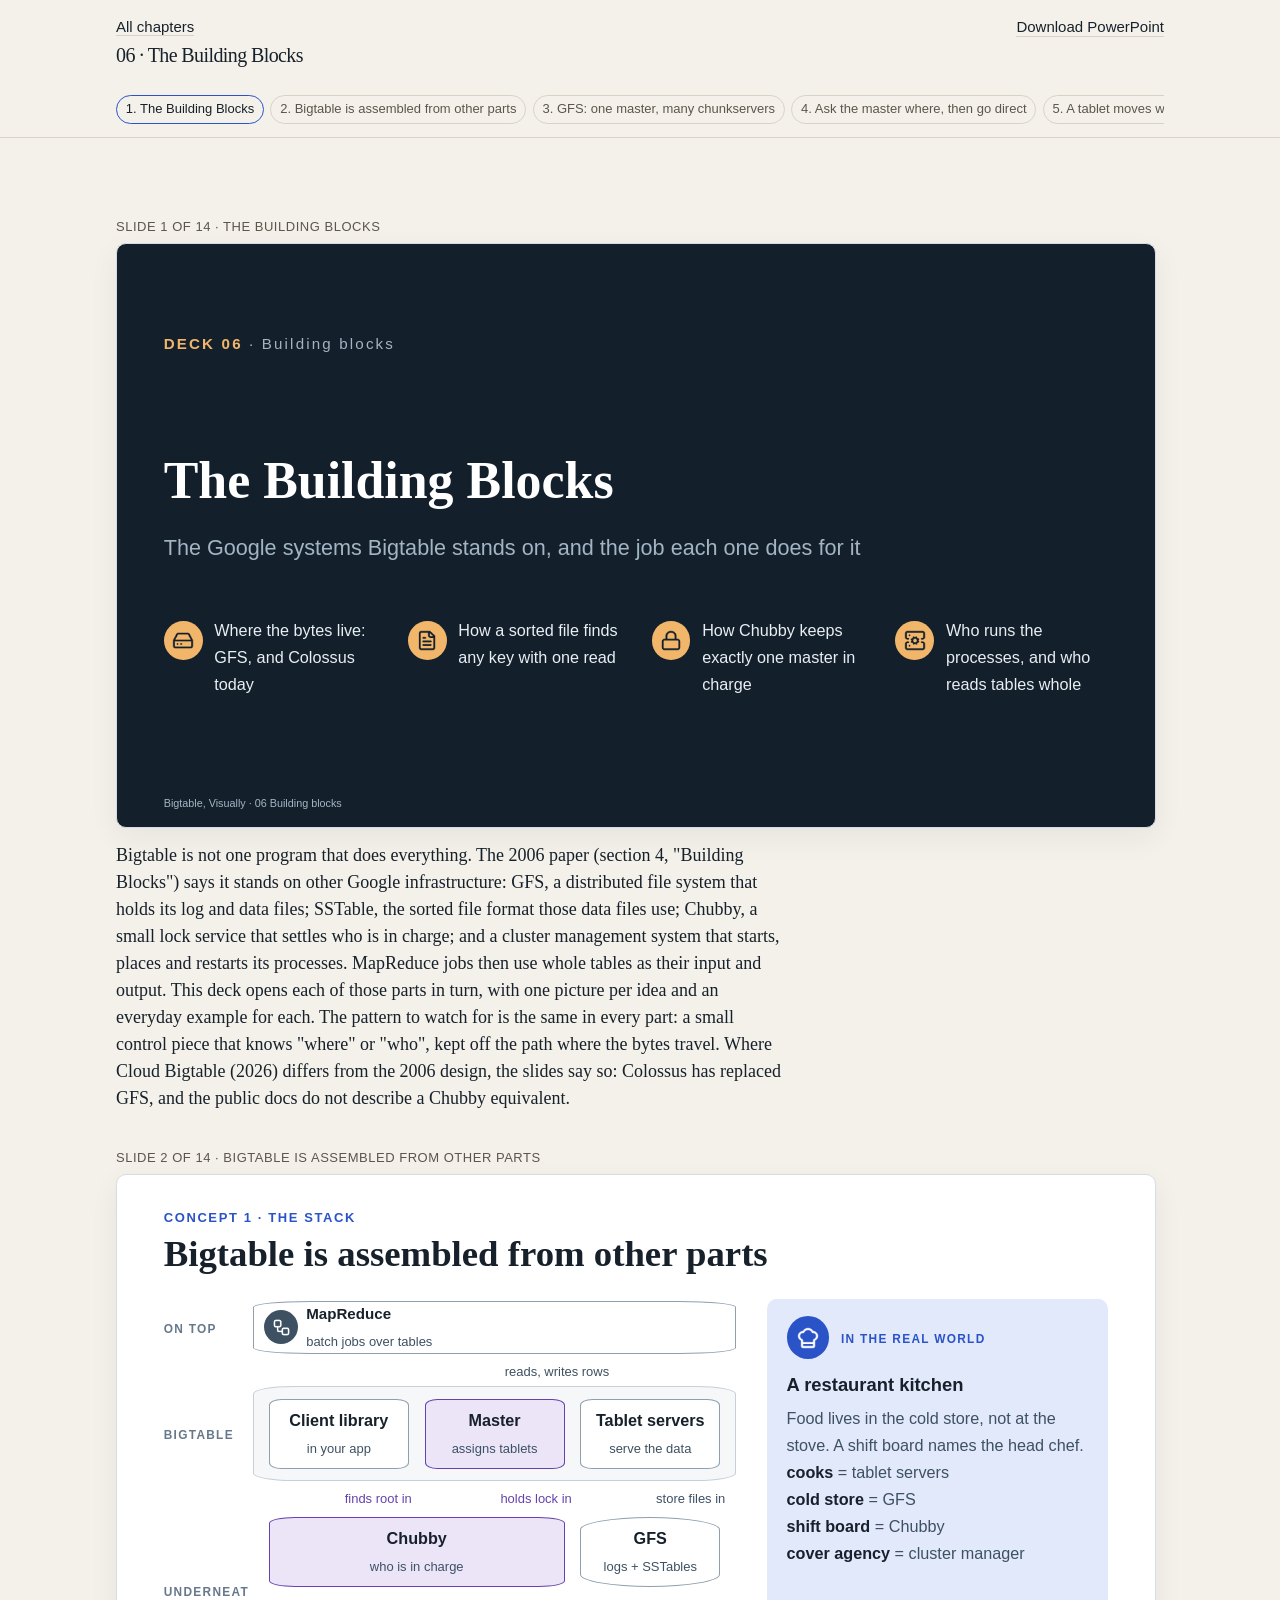
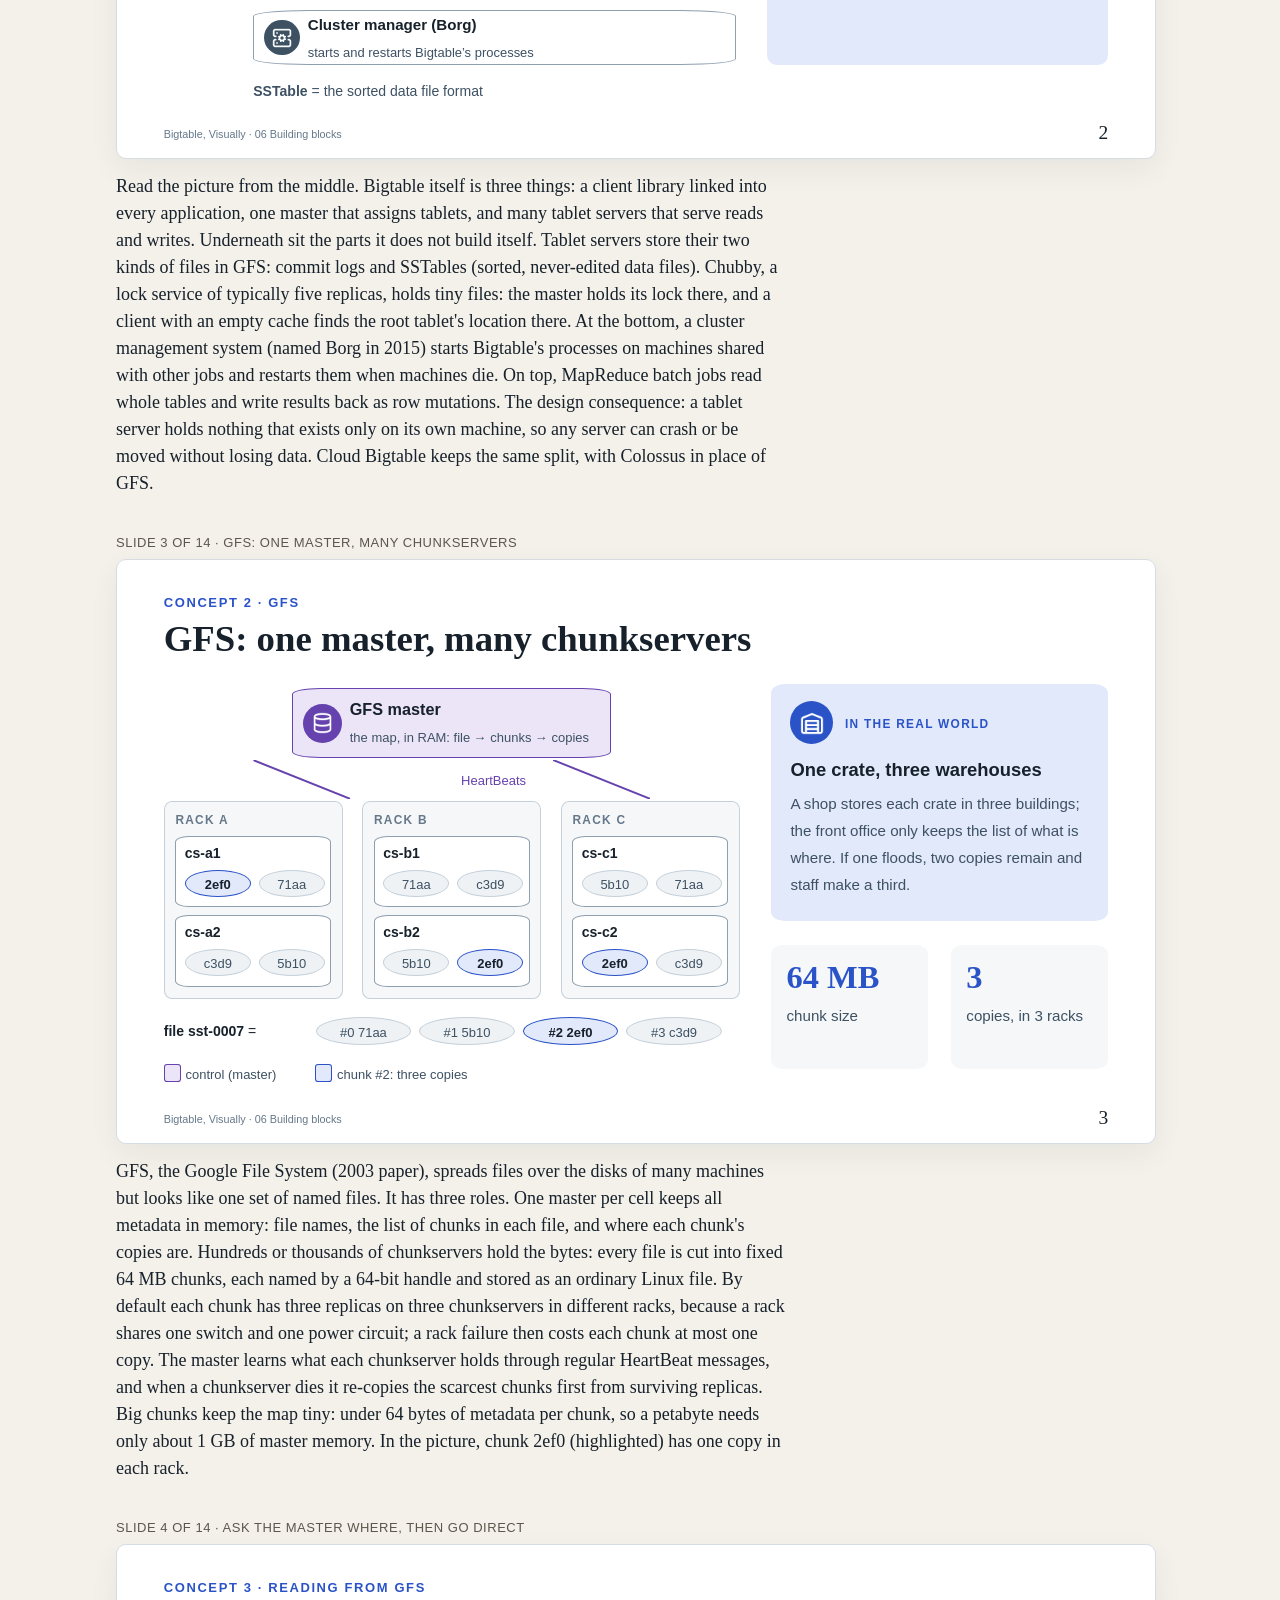
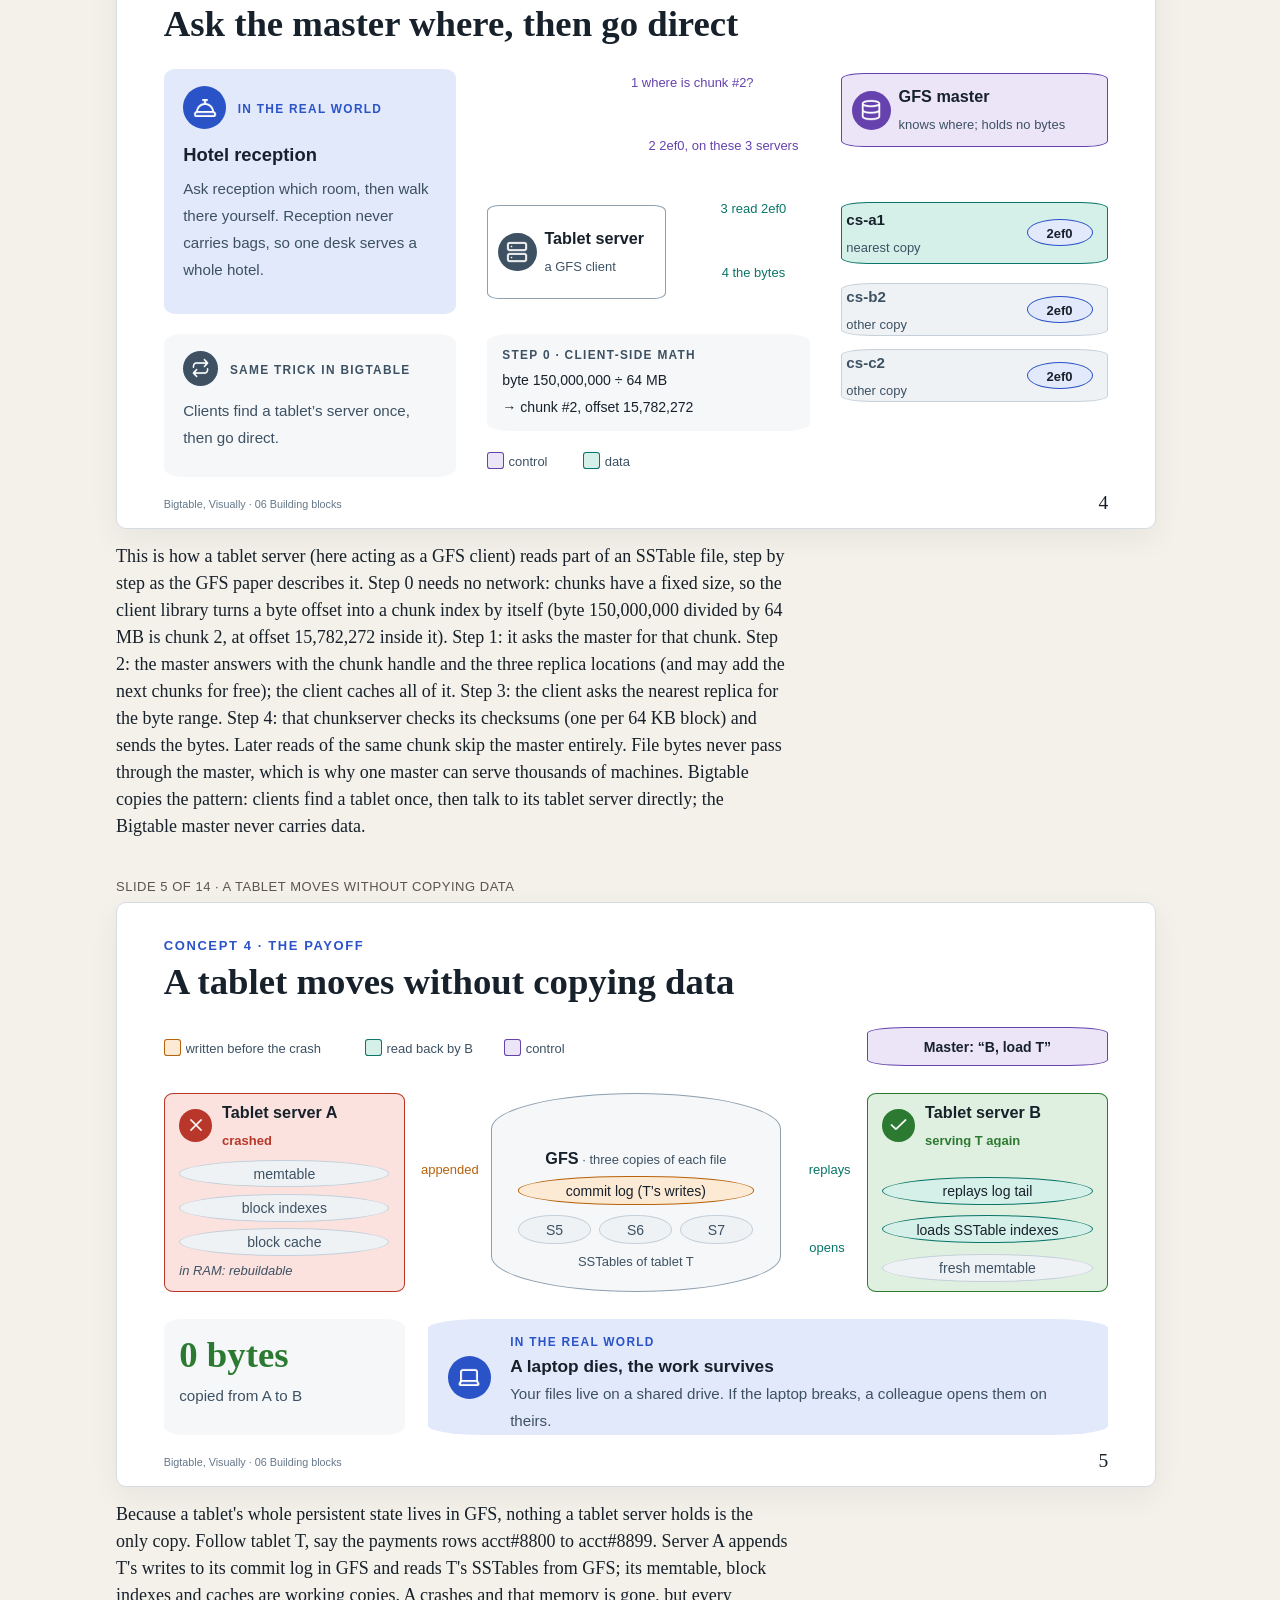
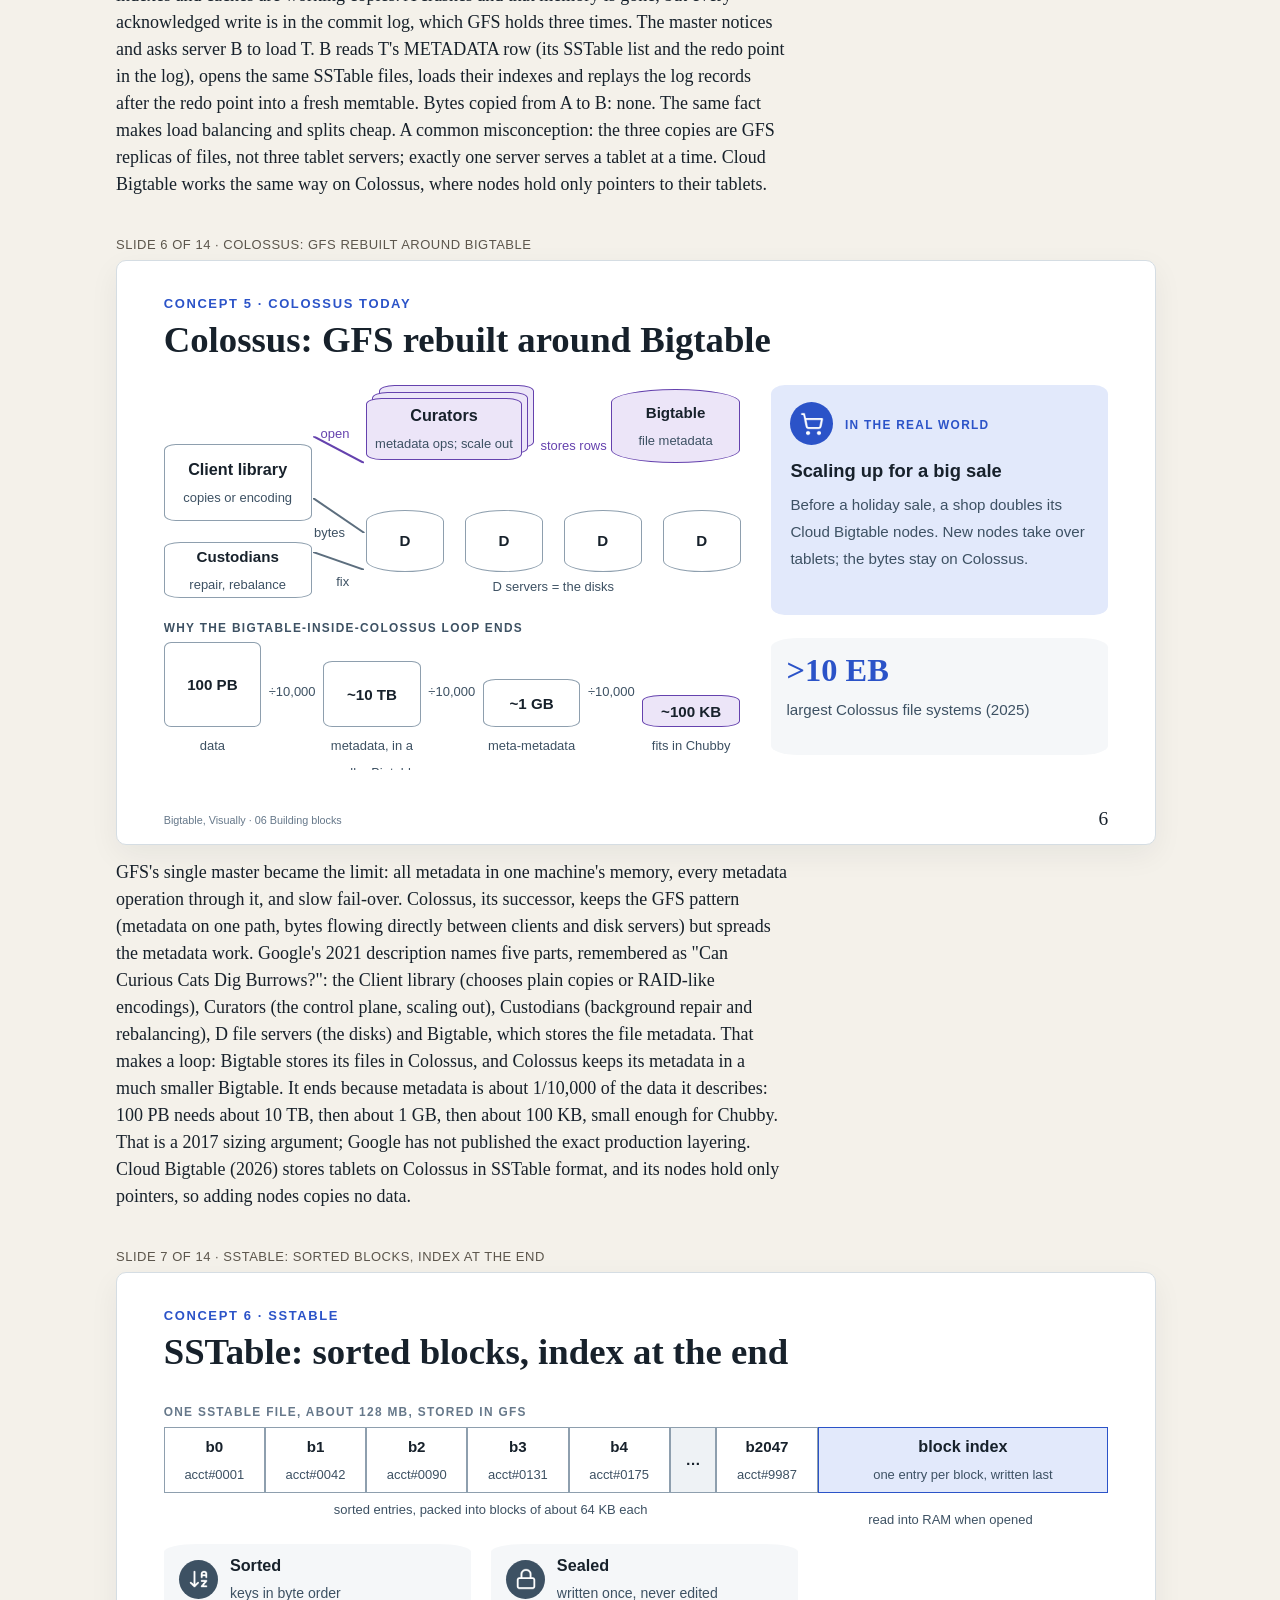
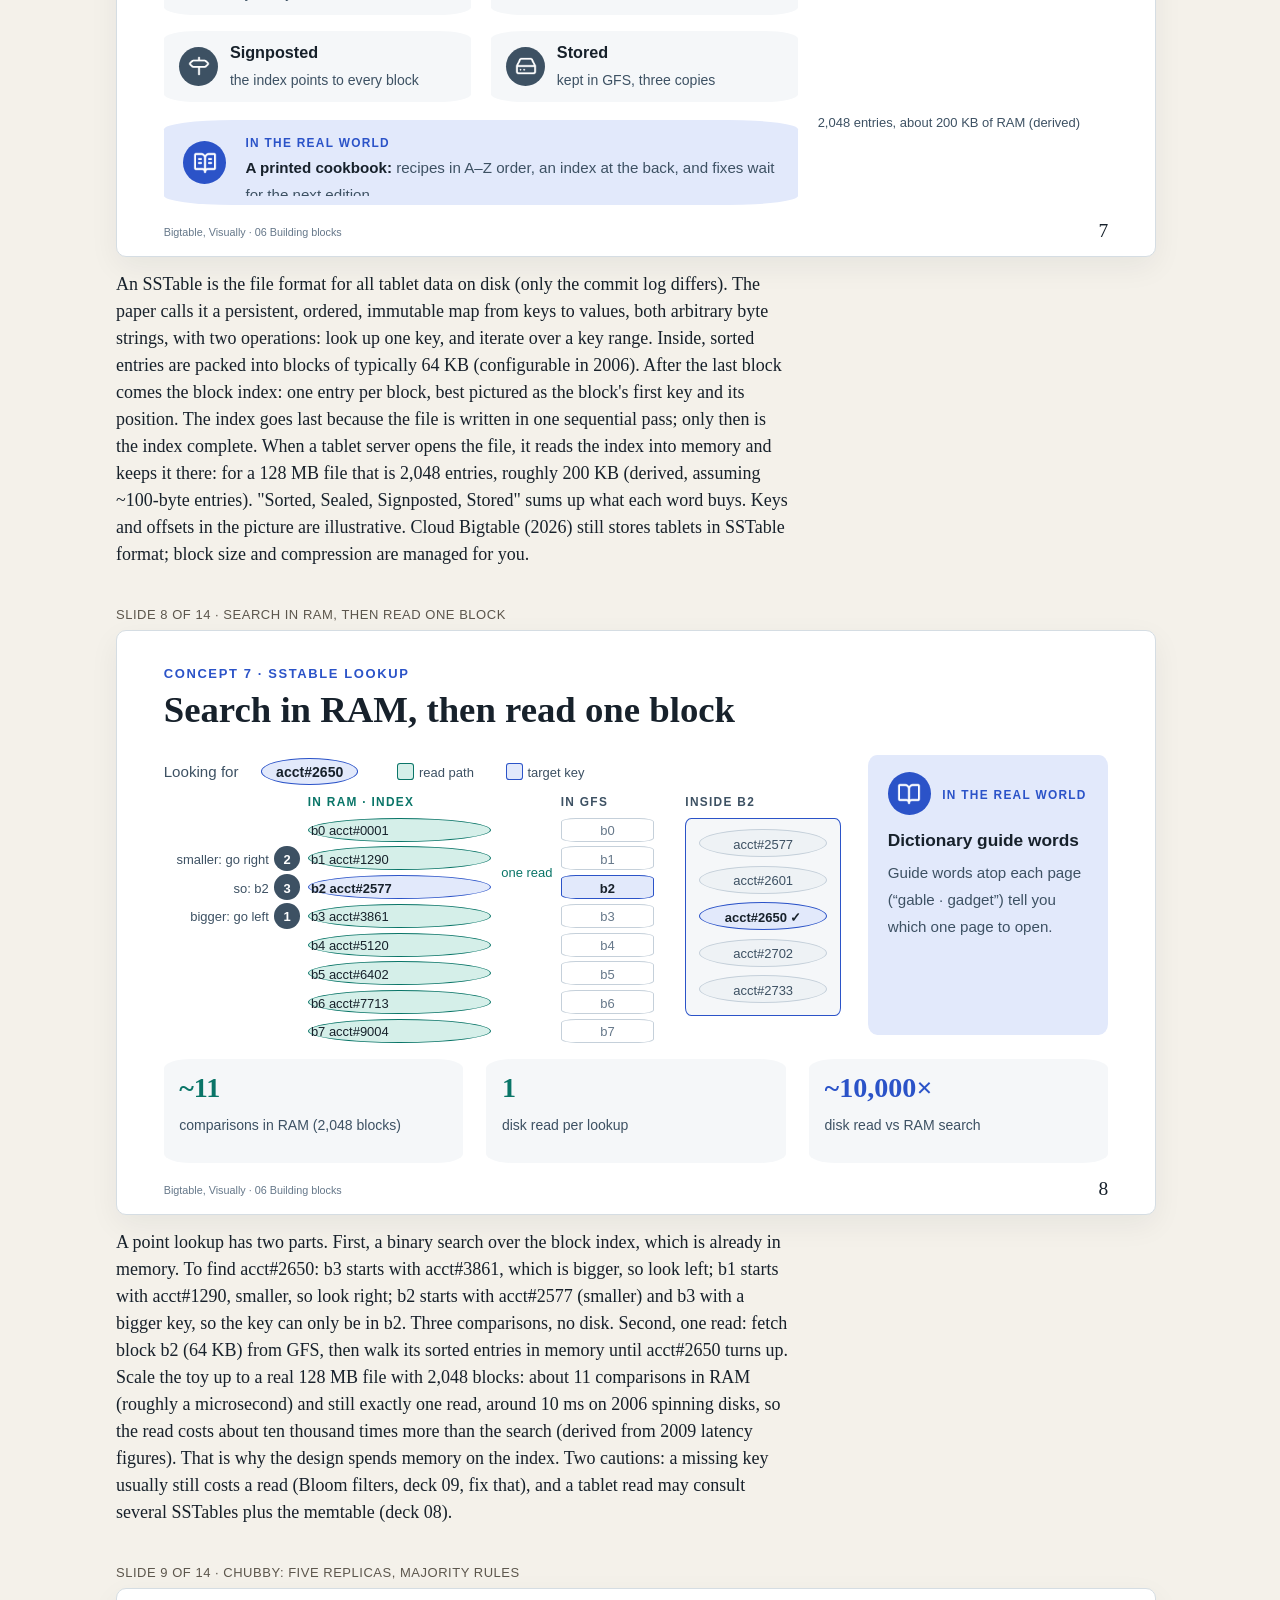
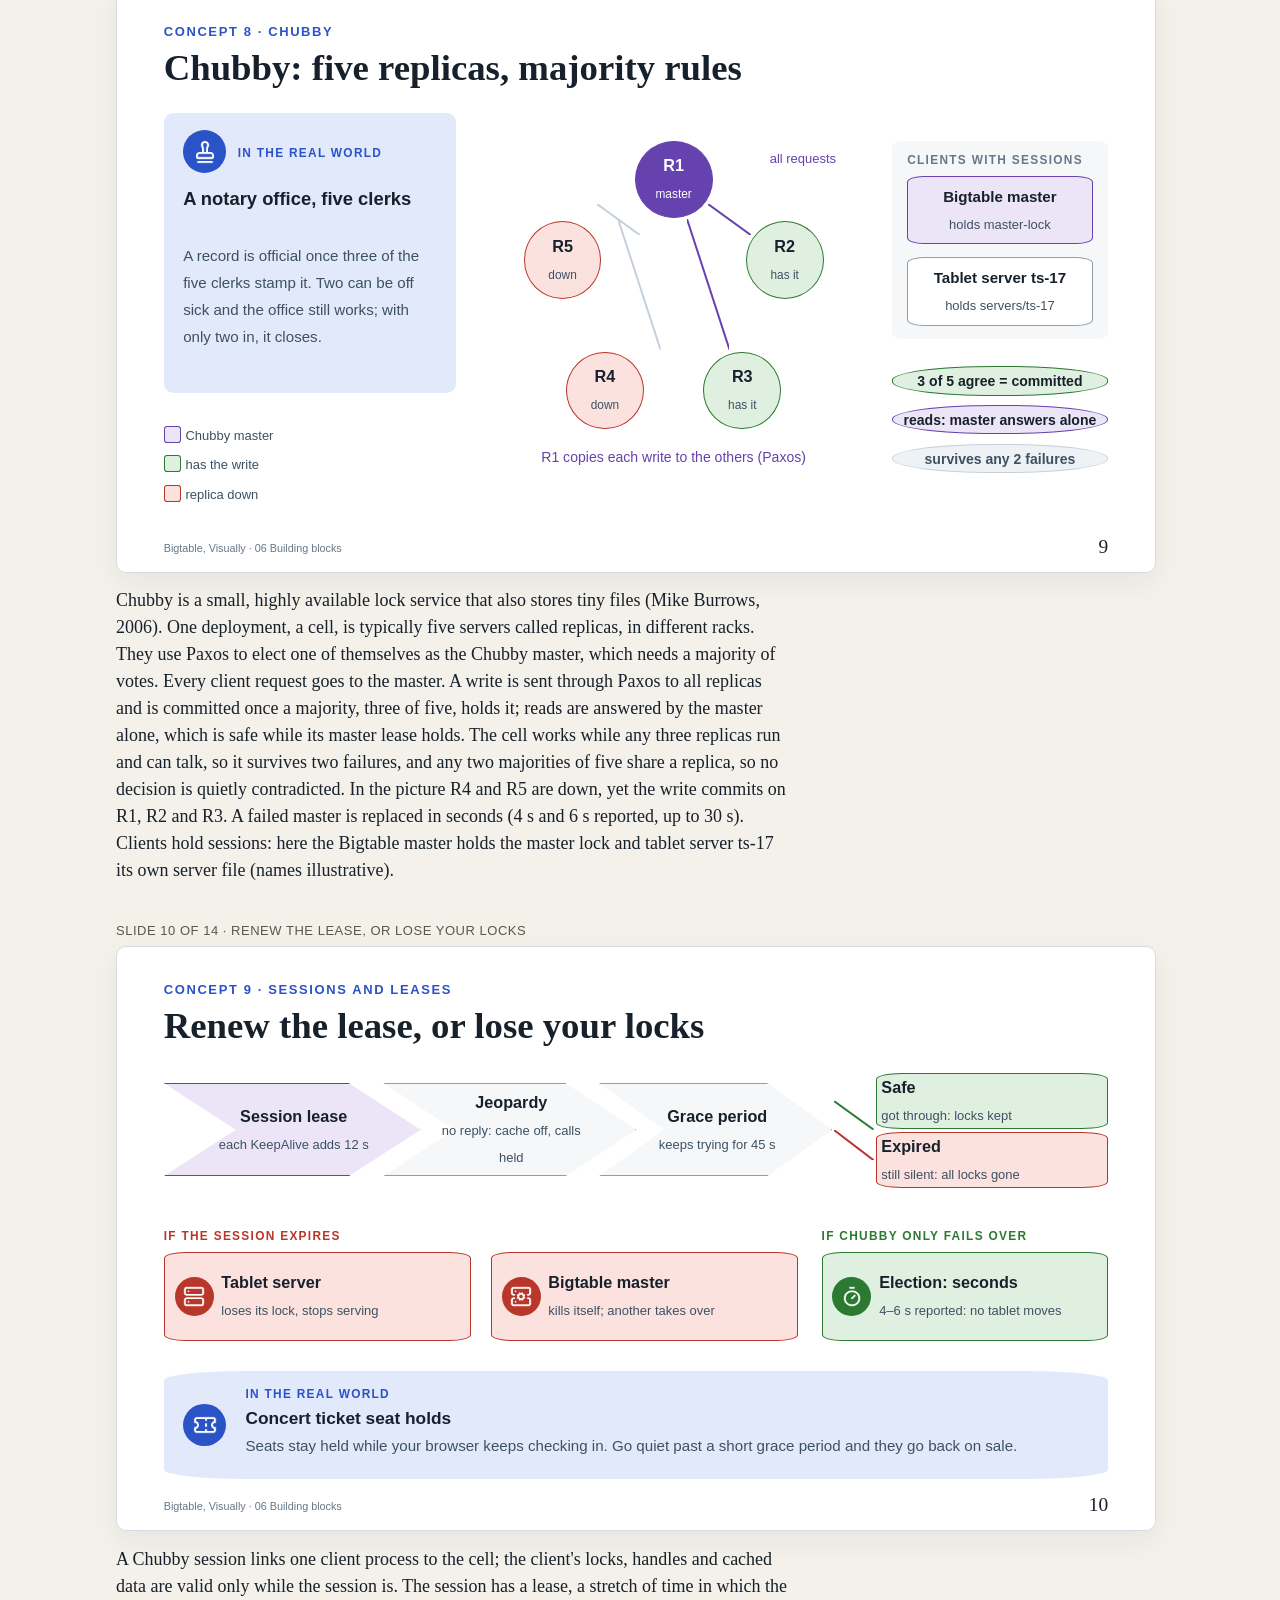
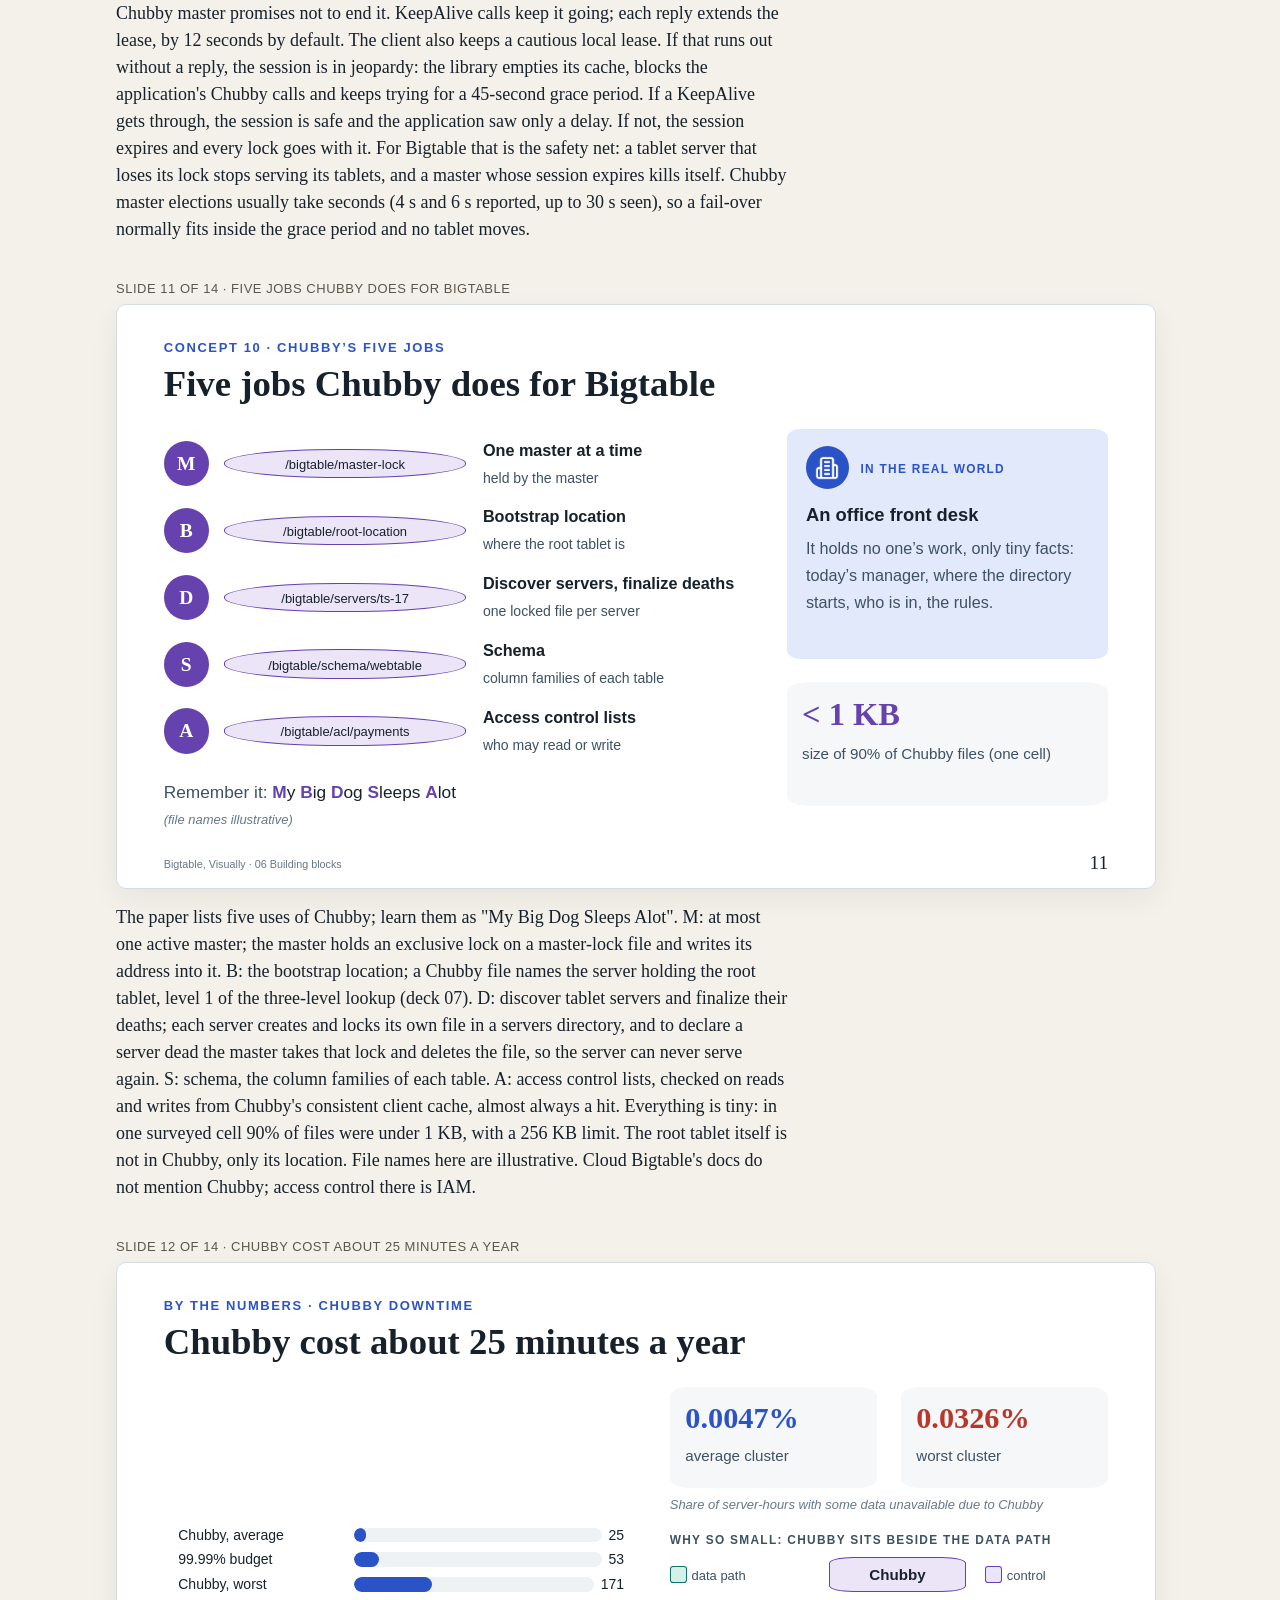
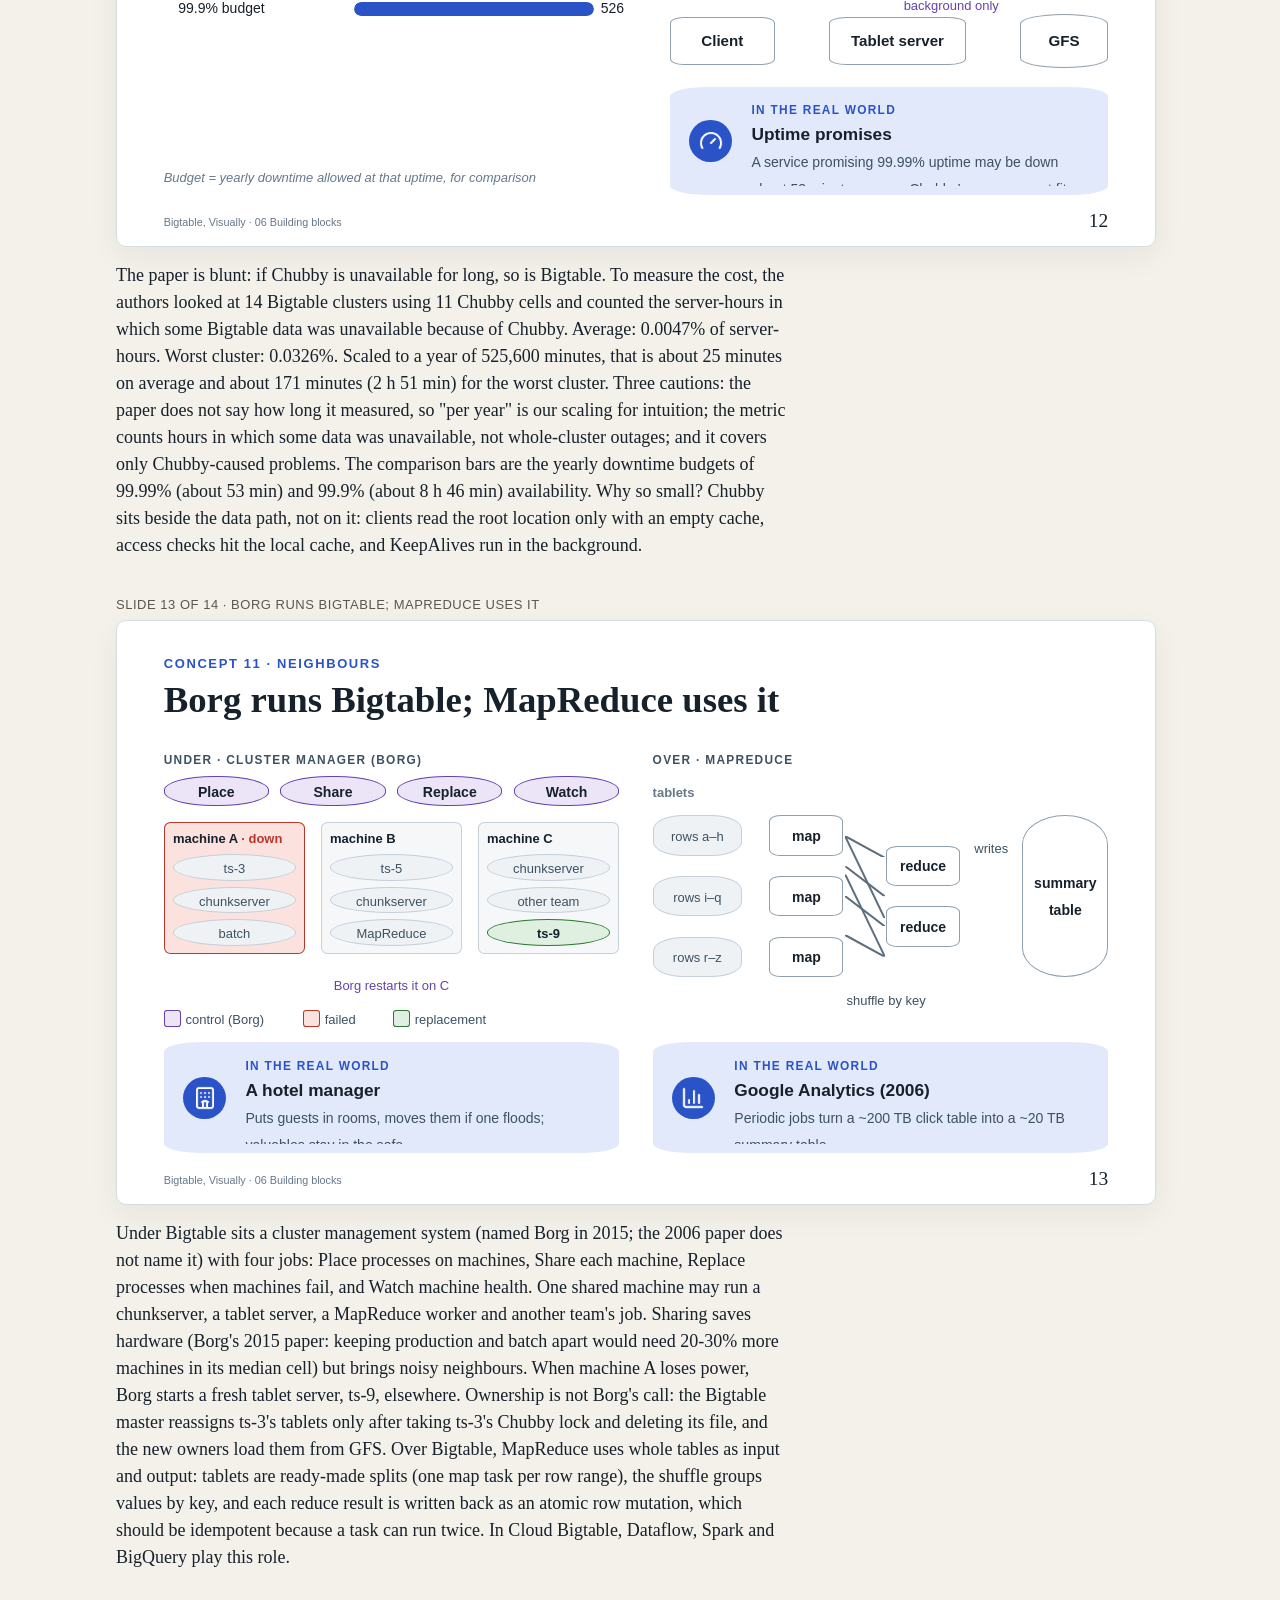
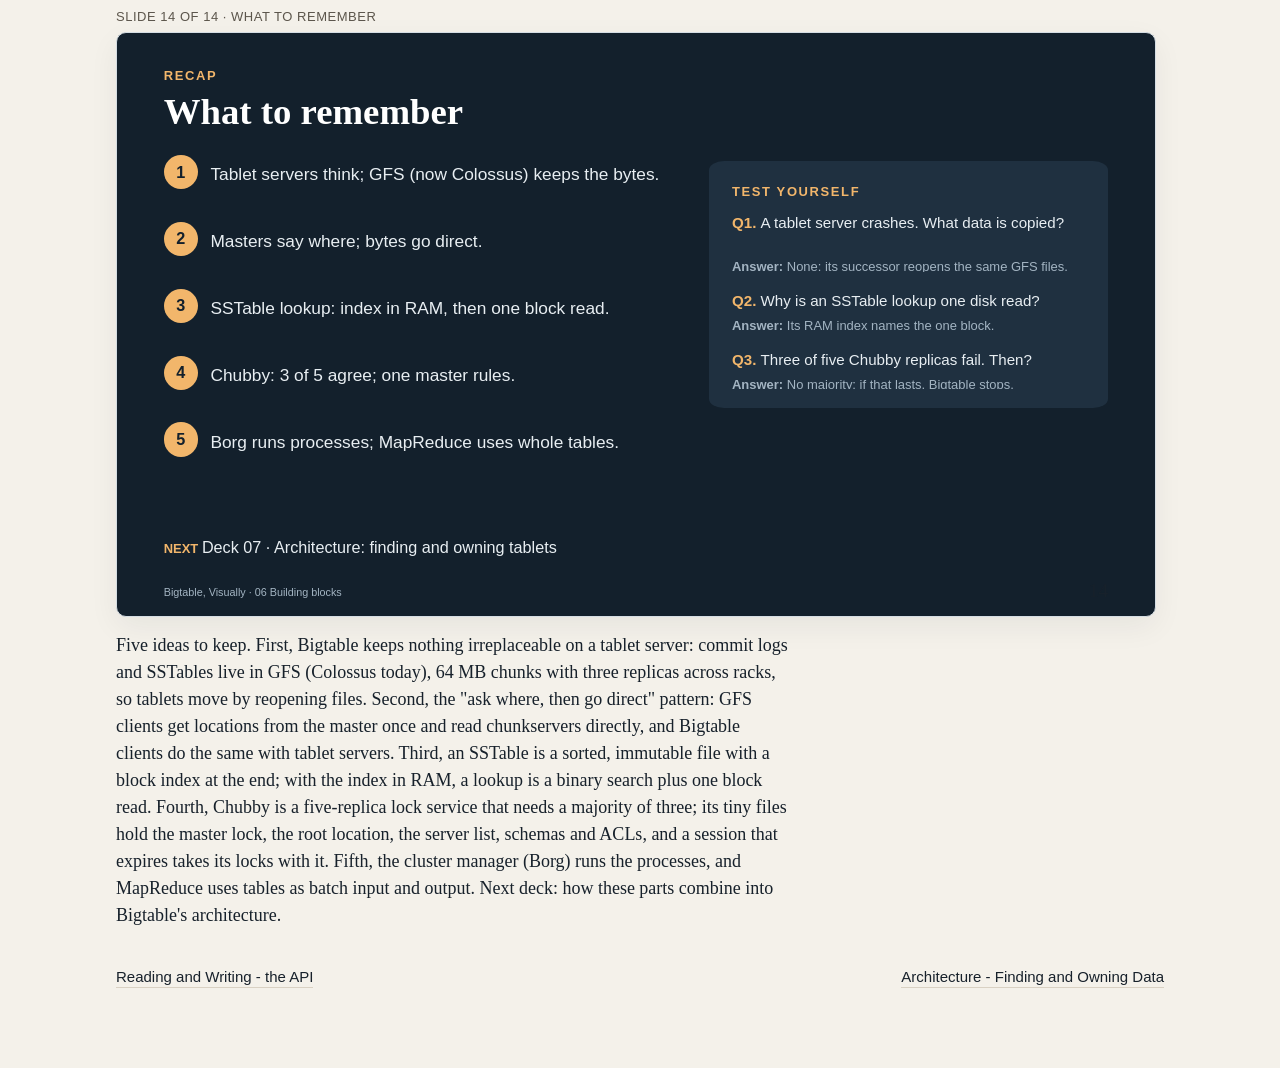
<file: chapters/06/index.html>
<!doctype html>
<html lang="en">
<head>
<meta charset="utf-8">
<meta name="viewport" content="width=device-width, initial-scale=1">
<title>06 The Building Blocks · Bigtable Decks</title>
<meta name="description" content="The Building Blocks, a chapter of Bigtable, Visually.">
<link rel="stylesheet" href="../../assets/site.css">
</head>
<body>
<header class="top">
  <div class="wrap">
    <div class="top-row">
      <div>
        <a class="nav" href="../../">All chapters</a>
        <h1>06 · The Building Blocks</h1>
      </div>
      <div class="actions">
        <a class="nav" href="../../06%20The%20Building%20Blocks.pptx" download>Download PowerPoint</a>
      </div>
    </div>
    <ol class="toc"><li><a href="#s1">1. The Building Blocks</a></li><li><a href="#s2">2. Bigtable is assembled from other parts</a></li><li><a href="#s3">3. GFS: one master, many chunkservers</a></li><li><a href="#s4">4. Ask the master where, then go direct</a></li><li><a href="#s5">5. A tablet moves without copying data</a></li><li><a href="#s6">6. Colossus: GFS rebuilt around Bigtable</a></li><li><a href="#s7">7. SSTable: sorted blocks, index at the end</a></li><li><a href="#s8">8. Search in RAM, then read one block</a></li><li><a href="#s9">9. Chubby: five replicas, majority rules</a></li><li><a href="#s10">10. Renew the lease, or lose your locks</a></li><li><a href="#s11">11. Five jobs Chubby does for Bigtable</a></li><li><a href="#s12">12. Chubby cost about 25 minutes a year</a></li><li><a href="#s13">13. Borg runs Bigtable; MapReduce uses it</a></li><li><a href="#s14">14. What to remember</a></li></ol>
  </div>
</header>
<main class="wrap chapter-body">
  <section class="slide" id="s1"><p class="slabel">Slide 1 of 14 · The Building Blocks</p><div class="stage" style="background:#13202C"><div class="shape" style="left:4.500%;top:93.600%;width:60.000%;height:4.000%;"><div class="txt" style="justify-content:center;padding:0.000cqi 0.000cqi 0.000cqi 0.000cqi"><p style="text-align:left;"><span style="font-size:1.042cqi;font-family:Calibri,'Segoe UI',sans-serif;color:#A3B4C2">Bigtable, Visually  ·  06  Building blocks</span></p></div></div><div class="shape" style="left:4.500%;top:27.333%;width:84.750%;height:20.000%;"><div class="txt" style="justify-content:flex-end;padding:0.000cqi 0.000cqi 0.000cqi 0.000cqi"><p style="text-align:left;"><span style="font-size:5.000cqi;font-weight:700;font-family:Cambria,Georgia,serif;color:#FFFFFF">The Building Blocks</span></p></div></div><div class="shape" style="left:4.500%;top:49.333%;width:78.750%;height:12.000%;"><div class="txt" style="justify-content:flex-start;padding:0.000cqi 0.000cqi 0.000cqi 0.000cqi"><p style="text-align:left;"><span style="font-size:2.083cqi;font-family:Calibri,'Segoe UI',sans-serif;color:#A3B4C2">The Google systems Bigtable stands on, and the job each one does for it</span></p></div></div><div class="shape" style="left:4.500%;top:14.000%;width:67.500%;height:6.000%;"><div class="txt" style="justify-content:center;padding:0.000cqi 0.000cqi 0.000cqi 0.000cqi"><p style="text-align:left;"><span style="font-size:1.458cqi;font-weight:700;letter-spacing:0.208cqi;font-family:Calibri,'Segoe UI',sans-serif;color:#F2B66B">DECK 06</span><span style="font-size:1.458cqi;letter-spacing:0.208cqi;font-family:Calibri,'Segoe UI',sans-serif;color:#A3B4C2">   ·   Building blocks</span></p></div></div><div class="shape" style="left:4.500%;top:64.667%;width:3.750%;height:6.667%;background:#F2B66B;border-radius:50%"></div><div class="shape" style="left:5.325%;top:66.133%;width:2.100%;height:3.733%;"><img alt="" src="../../media/06/image-1-1.png"></div><div class="shape" style="left:9.375%;top:64.000%;width:15.624%;height:16.000%;"><div class="txt" style="justify-content:flex-start;padding:0.000cqi 0.000cqi 0.000cqi 0.000cqi"><p style="text-align:left;"><span style="font-size:1.562cqi;font-family:Calibri,'Segoe UI',sans-serif;color:#E8EEF2">Where the bytes live: GFS, and Colossus today</span></p></div></div><div class="shape" style="left:27.999%;top:64.667%;width:3.750%;height:6.667%;background:#F2B66B;border-radius:50%"></div><div class="shape" style="left:28.824%;top:66.133%;width:2.100%;height:3.733%;"><img alt="" src="../../media/06/image-1-2.png"></div><div class="shape" style="left:32.874%;top:64.000%;width:15.624%;height:16.000%;"><div class="txt" style="justify-content:flex-start;padding:0.000cqi 0.000cqi 0.000cqi 0.000cqi"><p style="text-align:left;"><span style="font-size:1.562cqi;font-family:Calibri,'Segoe UI',sans-serif;color:#E8EEF2">How a sorted file finds any key with one read</span></p></div></div><div class="shape" style="left:51.499%;top:64.667%;width:3.750%;height:6.667%;background:#F2B66B;border-radius:50%"></div><div class="shape" style="left:52.324%;top:66.133%;width:2.100%;height:3.733%;"><img alt="" src="../../media/06/image-1-3.png"></div><div class="shape" style="left:56.374%;top:64.000%;width:15.624%;height:16.000%;"><div class="txt" style="justify-content:flex-start;padding:0.000cqi 0.000cqi 0.000cqi 0.000cqi"><p style="text-align:left;"><span style="font-size:1.562cqi;font-family:Calibri,'Segoe UI',sans-serif;color:#E8EEF2">How Chubby keeps exactly one master in charge</span></p></div></div><div class="shape" style="left:74.998%;top:64.667%;width:3.750%;height:6.667%;background:#F2B66B;border-radius:50%"></div><div class="shape" style="left:75.823%;top:66.133%;width:2.100%;height:3.733%;"><img alt="" src="../../media/06/image-1-4.png"></div><div class="shape" style="left:79.873%;top:64.000%;width:15.624%;height:16.000%;"><div class="txt" style="justify-content:flex-start;padding:0.000cqi 0.000cqi 0.000cqi 0.000cqi"><p style="text-align:left;"><span style="font-size:1.562cqi;font-family:Calibri,'Segoe UI',sans-serif;color:#E8EEF2">Who runs the processes, and who reads tables whole</span></p></div></div></div><div class="notes"><p>Bigtable is not one program that does everything. The 2006 paper (section 4, &quot;Building Blocks&quot;) says it stands on other Google infrastructure: GFS, a distributed file system that holds its log and data files; SSTable, the sorted file format those data files use; Chubby, a small lock service that settles who is in charge; and a cluster management system that starts, places and restarts its processes. MapReduce jobs then use whole tables as their input and output. This deck opens each of those parts in turn, with one picture per idea and an everyday example for each. The pattern to watch for is the same in every part: a small control piece that knows &quot;where&quot; or &quot;who&quot;, kept off the path where the bytes travel. Where Cloud Bigtable (2026) differs from the 2006 design, the slides say so: Colossus has replaced GFS, and the public docs do not describe a Chubby equivalent.</p></div></section><section class="slide" id="s2"><p class="slabel">Slide 2 of 14 · Bigtable is assembled from other parts</p><div class="stage" style="background:#FFFFFF"><div class="shape" style="left:4.500%;top:93.600%;width:60.000%;height:4.000%;"><div class="txt" style="justify-content:center;padding:0.000cqi 0.000cqi 0.000cqi 0.000cqi"><p style="text-align:left;"><span style="font-size:1.042cqi;font-family:Calibri,'Segoe UI',sans-serif;color:#66788A">Bigtable, Visually  ·  06  Building blocks</span></p></div></div><div class="shape" style="left:4.500%;top:5.067%;width:90.997%;height:4.000%;"><div class="txt" style="justify-content:center;padding:0.000cqi 0.000cqi 0.000cqi 0.000cqi"><p style="text-align:left;"><span style="font-size:1.250cqi;font-weight:700;letter-spacing:0.156cqi;font-family:Calibri,'Segoe UI',sans-serif;color:#2B53C8">CONCEPT 1 · THE STACK</span></p></div></div><div class="shape" style="left:4.500%;top:8.267%;width:90.997%;height:10.400%;"><div class="txt" style="justify-content:center;padding:0.000cqi 0.000cqi 0.000cqi 0.000cqi"><p style="text-align:left;"><span style="font-size:3.542cqi;font-weight:700;font-family:Cambria,Georgia,serif;color:#17212B">Bigtable is assembled from other parts</span></p></div></div><div class="shape" style="left:4.500%;top:24.133%;width:8.250%;height:4.000%;"><div class="txt" style="justify-content:center;padding:0.000cqi 0.000cqi 0.000cqi 0.000cqi"><p style="text-align:left;"><span style="font-size:1.146cqi;font-weight:700;letter-spacing:0.125cqi;font-family:Calibri,'Segoe UI',sans-serif;color:#66788A">ON TOP</span></p></div></div><div class="shape" style="left:4.500%;top:42.400%;width:8.250%;height:4.000%;"><div class="txt" style="justify-content:center;padding:0.000cqi 0.000cqi 0.000cqi 0.000cqi"><p style="text-align:left;"><span style="font-size:1.146cqi;font-weight:700;letter-spacing:0.125cqi;font-family:Calibri,'Segoe UI',sans-serif;color:#66788A">BIGTABLE</span></p></div></div><div class="shape" style="left:4.500%;top:69.333%;width:8.250%;height:4.000%;"><div class="txt" style="justify-content:center;padding:0.000cqi 0.000cqi 0.000cqi 0.000cqi"><p style="text-align:left;"><span style="font-size:1.146cqi;font-weight:700;letter-spacing:0.125cqi;font-family:Calibri,'Segoe UI',sans-serif;color:#66788A">UNDERNEATH</span></p></div></div><div class="shape" style="left:13.125%;top:21.600%;width:46.500%;height:9.067%;background:#FFFFFF;border-radius:11.77%;border:0.156cqi solid #8E9FAE"></div><div class="shape" style="left:14.175%;top:23.200%;width:3.300%;height:5.867%;background:#3D5163;border-radius:50%"></div><div class="shape" style="left:14.901%;top:24.491%;width:1.848%;height:3.285%;"><img alt="" src="../../media/06/image-2-1.png"></div><div class="shape" style="left:18.225%;top:22.133%;width:40.650%;height:8.000%;"><div class="txt" style="justify-content:center;padding:0.000cqi 0.000cqi 0.000cqi 0.000cqi"><p style="text-align:left;"><span style="font-size:1.458cqi;font-weight:700;font-family:Calibri,'Segoe UI',sans-serif;color:#17212B">MapReduce</span></p><p style="text-align:left;"><span style="font-size:1.250cqi;font-family:Calibri,'Segoe UI',sans-serif;color:#3D5163">batch jobs over tables</span></p></div></div><div class="shape" style="left:36.375%;top:30.933%;width:0.001%;height:5.067%;background:#5C6E7E"></div><div class="shape" style="left:37.350%;top:31.200%;width:14.250%;height:4.533%;"><div class="txt" style="justify-content:center;padding:0.000cqi 0.000cqi 0.000cqi 0.000cqi"><p style="text-align:left;"><span style="font-size:1.250cqi;font-family:Calibri,'Segoe UI',sans-serif;color:#3D5163">reads, writes rows</span></p></div></div><div class="shape" style="left:13.125%;top:36.267%;width:46.500%;height:16.267%;background:#F5F7F9;border-radius:8.20%;border:0.104cqi solid #C5D0DA"></div><div class="shape" style="left:14.625%;top:38.400%;width:13.500%;height:12.000%;background:#FFFFFF;border-radius:8.89%;border:0.156cqi solid #8E9FAE"><div class="txt" style="justify-content:center;padding:0.625cqi 0.417cqi 0.625cqi 0.417cqi"><p style="text-align:center;"><span style="font-size:1.562cqi;font-weight:700;font-family:Calibri,'Segoe UI',sans-serif;color:#17212B">Client library</span></p><p style="text-align:center;"><span style="font-size:1.250cqi;font-family:Calibri,'Segoe UI',sans-serif;color:#3D5163">in your app</span></p></div></div><div class="shape" style="left:29.625%;top:38.400%;width:13.500%;height:12.000%;background:#ECE5F8;border-radius:8.89%;border:0.156cqi solid #6542AE"><div class="txt" style="justify-content:center;padding:0.625cqi 0.417cqi 0.625cqi 0.417cqi"><p style="text-align:center;"><span style="font-size:1.562cqi;font-weight:700;font-family:Calibri,'Segoe UI',sans-serif;color:#17212B">Master</span></p><p style="text-align:center;"><span style="font-size:1.250cqi;font-family:Calibri,'Segoe UI',sans-serif;color:#3D5163">assigns tablets</span></p></div></div><div class="shape" style="left:44.625%;top:38.400%;width:13.500%;height:12.000%;background:#FFFFFF;border-radius:8.89%;border:0.156cqi solid #8E9FAE"><div class="txt" style="justify-content:center;padding:0.625cqi 0.417cqi 0.625cqi 0.417cqi"><p style="text-align:center;"><span style="font-size:1.562cqi;font-weight:700;font-family:Calibri,'Segoe UI',sans-serif;color:#17212B">Tablet servers</span></p><p style="text-align:center;"><span style="font-size:1.250cqi;font-family:Calibri,'Segoe UI',sans-serif;color:#3D5163">serve the data</span></p></div></div><div class="shape" style="left:14.625%;top:58.667%;width:28.500%;height:12.000%;background:#ECE5F8;border-radius:8.89%;border:0.156cqi solid #6542AE"><div class="txt" style="justify-content:center;padding:0.625cqi 0.417cqi 0.625cqi 0.417cqi"><p style="text-align:center;"><span style="font-size:1.562cqi;font-weight:700;font-family:Calibri,'Segoe UI',sans-serif;color:#17212B">Chubby</span></p><p style="text-align:center;"><span style="font-size:1.250cqi;font-family:Calibri,'Segoe UI',sans-serif;color:#3D5163">who is in charge</span></p></div></div><div class="shape" style="left:44.625%;top:58.667%;width:13.500%;height:12.000%;background:#FFFFFF;border-radius:50% / 18%;border:0.156cqi solid #8E9FAE"><div class="txt" style="justify-content:center;padding:0.625cqi 0.417cqi 0.625cqi 0.417cqi"><p style="text-align:center;"><span style="font-size:1.562cqi;font-weight:700;font-family:Calibri,'Segoe UI',sans-serif;color:#17212B">GFS</span></p><p style="text-align:center;"><span style="font-size:1.250cqi;font-family:Calibri,'Segoe UI',sans-serif;color:#3D5163">logs + SSTables</span></p></div></div><div class="shape" style="left:21.375%;top:50.667%;width:0.001%;height:7.733%;background:#6542AE"></div><div class="shape" style="left:21.938%;top:53.067%;width:7.875%;height:4.533%;"><div class="txt" style="justify-content:center;padding:0.000cqi 0.000cqi 0.000cqi 0.000cqi"><p style="text-align:left;"><span style="font-size:1.250cqi;font-family:Calibri,'Segoe UI',sans-serif;color:#6542AE">finds root in</span></p></div></div><div class="shape" style="left:36.375%;top:50.667%;width:0.001%;height:7.733%;background:#6542AE"></div><div class="shape" style="left:36.938%;top:53.067%;width:7.875%;height:4.533%;"><div class="txt" style="justify-content:center;padding:0.000cqi 0.000cqi 0.000cqi 0.000cqi"><p style="text-align:left;"><span style="font-size:1.250cqi;font-family:Calibri,'Segoe UI',sans-serif;color:#6542AE">holds lock in</span></p></div></div><div class="shape" style="left:51.375%;top:50.667%;width:0.001%;height:7.733%;background:#5C6E7E"></div><div class="shape" style="left:51.938%;top:53.067%;width:7.875%;height:4.533%;"><div class="txt" style="justify-content:center;padding:0.000cqi 0.000cqi 0.000cqi 0.000cqi"><p style="text-align:left;"><span style="font-size:1.250cqi;font-family:Calibri,'Segoe UI',sans-serif;color:#3D5163">store files in</span></p></div></div><div class="shape" style="left:13.125%;top:74.667%;width:46.500%;height:9.333%;background:#FFFFFF;border-radius:11.43%;border:0.156cqi solid #8E9FAE"></div><div class="shape" style="left:14.175%;top:76.267%;width:3.450%;height:6.133%;background:#3D5163;border-radius:50%"></div><div class="shape" style="left:14.934%;top:77.616%;width:1.932%;height:3.435%;"><img alt="" src="../../media/06/image-2-2.png"></div><div class="shape" style="left:18.375%;top:75.200%;width:40.500%;height:8.267%;"><div class="txt" style="justify-content:center;padding:0.000cqi 0.000cqi 0.000cqi 0.000cqi"><p style="text-align:left;"><span style="font-size:1.458cqi;font-weight:700;font-family:Calibri,'Segoe UI',sans-serif;color:#17212B">Cluster manager (Borg)</span></p><p style="text-align:left;"><span style="font-size:1.250cqi;font-family:Calibri,'Segoe UI',sans-serif;color:#3D5163">starts and restarts Bigtable’s processes</span></p></div></div><div class="shape" style="left:13.125%;top:85.733%;width:46.500%;height:5.333%;"><div class="txt" style="justify-content:center;padding:0.000cqi 0.000cqi 0.000cqi 0.000cqi"><p style="text-align:left;"><span style="font-size:1.354cqi;font-weight:700;font-family:Calibri,'Segoe UI',sans-serif;color:#3D5163">SSTable</span><span style="font-size:1.354cqi;font-family:Calibri,'Segoe UI',sans-serif;color:#3D5163"> = the sorted data file format</span></p></div></div><div class="shape" style="left:62.625%;top:21.333%;width:32.872%;height:62.667%;background:#E2E9FB;border-radius:2.74%"></div><div class="shape" style="left:64.500%;top:24.267%;width:4.125%;height:7.333%;background:#2B53C8;border-radius:50%"></div><div class="shape" style="left:65.407%;top:25.880%;width:2.310%;height:4.107%;"><img alt="" src="../../media/06/image-2-3.png"></div><div class="shape" style="left:69.750%;top:25.933%;width:23.872%;height:4.000%;"><div class="txt" style="justify-content:center;padding:0.000cqi 0.000cqi 0.000cqi 0.000cqi"><p style="text-align:left;"><span style="font-size:1.146cqi;font-weight:700;letter-spacing:0.125cqi;font-family:Calibri,'Segoe UI',sans-serif;color:#2B53C8">IN THE REAL WORLD</span></p></div></div><div class="shape" style="left:64.500%;top:33.600%;width:29.122%;height:5.002%;"><div class="txt" style="justify-content:flex-start;padding:0.000cqi 0.000cqi 0.000cqi 0.000cqi"><p style="text-align:left;"><span style="font-size:1.771cqi;font-weight:700;font-family:Calibri,'Segoe UI',sans-serif;color:#17212B">A restaurant kitchen</span></p></div></div><div class="shape" style="left:64.500%;top:39.402%;width:29.122%;height:42.198%;"><div class="txt" style="justify-content:flex-start;padding:0.000cqi 0.000cqi 0.000cqi 0.000cqi"><p style="text-align:left;"><span style="font-size:1.562cqi;font-family:Calibri,'Segoe UI',sans-serif;color:#3D5163">Food lives in the cold store, not at the stove. A shift board names the head chef.</span></p><p style="text-align:left;"><span style="font-size:0.625cqi;font-family:Calibri,'Segoe UI',sans-serif;color:#3D5163"> </span></p><p style="text-align:left;"><span style="font-size:1.562cqi;font-weight:700;font-family:Calibri,'Segoe UI',sans-serif;color:#17212B">cooks</span><span style="font-size:1.562cqi;font-family:Calibri,'Segoe UI',sans-serif;color:#3D5163"> = tablet servers</span></p><p style="text-align:left;"><span style="font-size:1.562cqi;font-weight:700;font-family:Calibri,'Segoe UI',sans-serif;color:#17212B">cold store</span><span style="font-size:1.562cqi;font-family:Calibri,'Segoe UI',sans-serif;color:#3D5163"> = GFS</span></p><p style="text-align:left;"><span style="font-size:1.562cqi;font-weight:700;font-family:Calibri,'Segoe UI',sans-serif;color:#17212B">shift board</span><span style="font-size:1.562cqi;font-family:Calibri,'Segoe UI',sans-serif;color:#3D5163"> = Chubby</span></p><p style="text-align:left;"><span style="font-size:1.562cqi;font-weight:700;font-family:Calibri,'Segoe UI',sans-serif;color:#17212B">cover agency</span><span style="font-size:1.562cqi;font-family:Calibri,'Segoe UI',sans-serif;color:#3D5163"> = cluster manager</span></p></div></div><div class="shape" style="left:89.497%;top:93.600%;width:6.000%;height:4.000%;"><div class="txt" style="justify-content:center;padding:0.000cqi 0.000cqi 0.000cqi 0.000cqi"><p style="text-align:right;"><span style="font-size:1.875cqi">2</span></p></div></div></div><div class="notes"><p>Read the picture from the middle. Bigtable itself is three things: a client library linked into every application, one master that assigns tablets, and many tablet servers that serve reads and writes. Underneath sit the parts it does not build itself. Tablet servers store their two kinds of files in GFS: commit logs and SSTables (sorted, never-edited data files). Chubby, a lock service of typically five replicas, holds tiny files: the master holds its lock there, and a client with an empty cache finds the root tablet&#x27;s location there. At the bottom, a cluster management system (named Borg in 2015) starts Bigtable&#x27;s processes on machines shared with other jobs and restarts them when machines die. On top, MapReduce batch jobs read whole tables and write results back as row mutations. The design consequence: a tablet server holds nothing that exists only on its own machine, so any server can crash or be moved without losing data. Cloud Bigtable keeps the same split, with Colossus in place of GFS.</p></div></section><section class="slide" id="s3"><p class="slabel">Slide 3 of 14 · GFS: one master, many chunkservers</p><div class="stage" style="background:#FFFFFF"><div class="shape" style="left:4.500%;top:93.600%;width:60.000%;height:4.000%;"><div class="txt" style="justify-content:center;padding:0.000cqi 0.000cqi 0.000cqi 0.000cqi"><p style="text-align:left;"><span style="font-size:1.042cqi;font-family:Calibri,'Segoe UI',sans-serif;color:#66788A">Bigtable, Visually  ·  06  Building blocks</span></p></div></div><div class="shape" style="left:4.500%;top:5.067%;width:90.997%;height:4.000%;"><div class="txt" style="justify-content:center;padding:0.000cqi 0.000cqi 0.000cqi 0.000cqi"><p style="text-align:left;"><span style="font-size:1.250cqi;font-weight:700;letter-spacing:0.156cqi;font-family:Calibri,'Segoe UI',sans-serif;color:#2B53C8">CONCEPT 2 · GFS</span></p></div></div><div class="shape" style="left:4.500%;top:8.267%;width:90.997%;height:10.400%;"><div class="txt" style="justify-content:center;padding:0.000cqi 0.000cqi 0.000cqi 0.000cqi"><p style="text-align:left;"><span style="font-size:3.542cqi;font-weight:700;font-family:Cambria,Georgia,serif;color:#17212B">GFS: one master, many chunkservers</span></p></div></div><div class="shape" style="left:16.875%;top:22.000%;width:30.750%;height:12.000%;background:#ECE5F8;border-radius:8.89%;border:0.156cqi solid #6542AE"></div><div class="shape" style="left:17.925%;top:24.667%;width:3.750%;height:6.667%;background:#6542AE;border-radius:50%"></div><div class="shape" style="left:18.750%;top:26.133%;width:2.100%;height:3.733%;"><img alt="" src="../../media/06/image-3-1.png"></div><div class="shape" style="left:22.425%;top:22.533%;width:24.450%;height:10.933%;"><div class="txt" style="justify-content:center;padding:0.000cqi 0.000cqi 0.000cqi 0.000cqi"><p style="text-align:left;"><span style="font-size:1.562cqi;font-weight:700;font-family:Calibri,'Segoe UI',sans-serif;color:#17212B">GFS master</span></p><p style="text-align:left;"><span style="font-size:1.250cqi;font-family:Calibri,'Segoe UI',sans-serif;color:#3D5163">the map, in RAM: file → chunks → copies</span></p></div></div><div class="shape" style="left:4.500%;top:41.333%;width:17.250%;height:34.000%;background:#F5F7F9;border-radius:4.35%;border:0.104cqi solid #C5D0DA"></div><div class="shape" style="left:5.625%;top:42.400%;width:15.000%;height:4.000%;"><div class="txt" style="justify-content:center;padding:0.000cqi 0.000cqi 0.000cqi 0.000cqi"><p style="text-align:left;"><span style="font-size:1.146cqi;font-weight:700;letter-spacing:0.125cqi;font-family:Calibri,'Segoe UI',sans-serif;color:#66788A">RACK A</span></p></div></div><div class="shape" style="left:5.625%;top:47.333%;width:15.000%;height:12.267%;background:#FFFFFF;border-radius:8.70%;border:0.130cqi solid #8E9FAE"></div><div class="shape" style="left:6.525%;top:48.133%;width:13.500%;height:4.000%;"><div class="txt" style="justify-content:center;padding:0.000cqi 0.000cqi 0.000cqi 0.000cqi"><p style="text-align:left;"><span style="font-size:1.354cqi;font-weight:700;font-family:Consolas,'Segoe UI',sans-serif;color:#17212B">cs-a1</span></p></div></div><div class="shape" style="left:6.525%;top:53.200%;width:6.375%;height:4.533%;background:#E2E9FB;border-radius:50.00%;border:0.104cqi solid #2B53C8"><div class="txt" style="justify-content:center;padding:0.417cqi 0.208cqi 0.417cqi 0.208cqi"><p style="text-align:center;"><span style="font-size:1.250cqi;font-weight:700;font-family:Consolas,'Segoe UI',sans-serif;color:#17212B">2ef0</span></p></div></div><div class="shape" style="left:13.650%;top:53.200%;width:6.375%;height:4.533%;background:#EEF2F5;border-radius:50.00%;border:0.104cqi solid #C5D0DA"><div class="txt" style="justify-content:center;padding:0.417cqi 0.208cqi 0.417cqi 0.208cqi"><p style="text-align:center;"><span style="font-size:1.250cqi;font-family:Consolas,'Segoe UI',sans-serif;color:#3D5163">71aa</span></p></div></div><div class="shape" style="left:5.625%;top:60.933%;width:15.000%;height:12.267%;background:#FFFFFF;border-radius:8.70%;border:0.130cqi solid #8E9FAE"></div><div class="shape" style="left:6.525%;top:61.733%;width:13.500%;height:4.000%;"><div class="txt" style="justify-content:center;padding:0.000cqi 0.000cqi 0.000cqi 0.000cqi"><p style="text-align:left;"><span style="font-size:1.354cqi;font-weight:700;font-family:Consolas,'Segoe UI',sans-serif;color:#17212B">cs-a2</span></p></div></div><div class="shape" style="left:6.525%;top:66.800%;width:6.375%;height:4.533%;background:#EEF2F5;border-radius:50.00%;border:0.104cqi solid #C5D0DA"><div class="txt" style="justify-content:center;padding:0.417cqi 0.208cqi 0.417cqi 0.208cqi"><p style="text-align:center;"><span style="font-size:1.250cqi;font-family:Consolas,'Segoe UI',sans-serif;color:#3D5163">c3d9</span></p></div></div><div class="shape" style="left:13.650%;top:66.800%;width:6.375%;height:4.533%;background:#EEF2F5;border-radius:50.00%;border:0.104cqi solid #C5D0DA"><div class="txt" style="justify-content:center;padding:0.417cqi 0.208cqi 0.417cqi 0.208cqi"><p style="text-align:center;"><span style="font-size:1.250cqi;font-family:Consolas,'Segoe UI',sans-serif;color:#3D5163">5b10</span></p></div></div><div class="shape" style="left:23.625%;top:41.333%;width:17.250%;height:34.000%;background:#F5F7F9;border-radius:4.35%;border:0.104cqi solid #C5D0DA"></div><div class="shape" style="left:24.750%;top:42.400%;width:15.000%;height:4.000%;"><div class="txt" style="justify-content:center;padding:0.000cqi 0.000cqi 0.000cqi 0.000cqi"><p style="text-align:left;"><span style="font-size:1.146cqi;font-weight:700;letter-spacing:0.125cqi;font-family:Calibri,'Segoe UI',sans-serif;color:#66788A">RACK B</span></p></div></div><div class="shape" style="left:24.750%;top:47.333%;width:15.000%;height:12.267%;background:#FFFFFF;border-radius:8.70%;border:0.130cqi solid #8E9FAE"></div><div class="shape" style="left:25.650%;top:48.133%;width:13.500%;height:4.000%;"><div class="txt" style="justify-content:center;padding:0.000cqi 0.000cqi 0.000cqi 0.000cqi"><p style="text-align:left;"><span style="font-size:1.354cqi;font-weight:700;font-family:Consolas,'Segoe UI',sans-serif;color:#17212B">cs-b1</span></p></div></div><div class="shape" style="left:25.650%;top:53.200%;width:6.375%;height:4.533%;background:#EEF2F5;border-radius:50.00%;border:0.104cqi solid #C5D0DA"><div class="txt" style="justify-content:center;padding:0.417cqi 0.208cqi 0.417cqi 0.208cqi"><p style="text-align:center;"><span style="font-size:1.250cqi;font-family:Consolas,'Segoe UI',sans-serif;color:#3D5163">71aa</span></p></div></div><div class="shape" style="left:32.775%;top:53.200%;width:6.375%;height:4.533%;background:#EEF2F5;border-radius:50.00%;border:0.104cqi solid #C5D0DA"><div class="txt" style="justify-content:center;padding:0.417cqi 0.208cqi 0.417cqi 0.208cqi"><p style="text-align:center;"><span style="font-size:1.250cqi;font-family:Consolas,'Segoe UI',sans-serif;color:#3D5163">c3d9</span></p></div></div><div class="shape" style="left:24.750%;top:60.933%;width:15.000%;height:12.267%;background:#FFFFFF;border-radius:8.70%;border:0.130cqi solid #8E9FAE"></div><div class="shape" style="left:25.650%;top:61.733%;width:13.500%;height:4.000%;"><div class="txt" style="justify-content:center;padding:0.000cqi 0.000cqi 0.000cqi 0.000cqi"><p style="text-align:left;"><span style="font-size:1.354cqi;font-weight:700;font-family:Consolas,'Segoe UI',sans-serif;color:#17212B">cs-b2</span></p></div></div><div class="shape" style="left:25.650%;top:66.800%;width:6.375%;height:4.533%;background:#EEF2F5;border-radius:50.00%;border:0.104cqi solid #C5D0DA"><div class="txt" style="justify-content:center;padding:0.417cqi 0.208cqi 0.417cqi 0.208cqi"><p style="text-align:center;"><span style="font-size:1.250cqi;font-family:Consolas,'Segoe UI',sans-serif;color:#3D5163">5b10</span></p></div></div><div class="shape" style="left:32.775%;top:66.800%;width:6.375%;height:4.533%;background:#E2E9FB;border-radius:50.00%;border:0.104cqi solid #2B53C8"><div class="txt" style="justify-content:center;padding:0.417cqi 0.208cqi 0.417cqi 0.208cqi"><p style="text-align:center;"><span style="font-size:1.250cqi;font-weight:700;font-family:Consolas,'Segoe UI',sans-serif;color:#17212B">2ef0</span></p></div></div><div class="shape" style="left:42.750%;top:41.333%;width:17.250%;height:34.000%;background:#F5F7F9;border-radius:4.35%;border:0.104cqi solid #C5D0DA"></div><div class="shape" style="left:43.875%;top:42.400%;width:15.000%;height:4.000%;"><div class="txt" style="justify-content:center;padding:0.000cqi 0.000cqi 0.000cqi 0.000cqi"><p style="text-align:left;"><span style="font-size:1.146cqi;font-weight:700;letter-spacing:0.125cqi;font-family:Calibri,'Segoe UI',sans-serif;color:#66788A">RACK C</span></p></div></div><div class="shape" style="left:43.875%;top:47.333%;width:15.000%;height:12.267%;background:#FFFFFF;border-radius:8.70%;border:0.130cqi solid #8E9FAE"></div><div class="shape" style="left:44.775%;top:48.133%;width:13.500%;height:4.000%;"><div class="txt" style="justify-content:center;padding:0.000cqi 0.000cqi 0.000cqi 0.000cqi"><p style="text-align:left;"><span style="font-size:1.354cqi;font-weight:700;font-family:Consolas,'Segoe UI',sans-serif;color:#17212B">cs-c1</span></p></div></div><div class="shape" style="left:44.775%;top:53.200%;width:6.375%;height:4.533%;background:#EEF2F5;border-radius:50.00%;border:0.104cqi solid #C5D0DA"><div class="txt" style="justify-content:center;padding:0.417cqi 0.208cqi 0.417cqi 0.208cqi"><p style="text-align:center;"><span style="font-size:1.250cqi;font-family:Consolas,'Segoe UI',sans-serif;color:#3D5163">5b10</span></p></div></div><div class="shape" style="left:51.900%;top:53.200%;width:6.375%;height:4.533%;background:#EEF2F5;border-radius:50.00%;border:0.104cqi solid #C5D0DA"><div class="txt" style="justify-content:center;padding:0.417cqi 0.208cqi 0.417cqi 0.208cqi"><p style="text-align:center;"><span style="font-size:1.250cqi;font-family:Consolas,'Segoe UI',sans-serif;color:#3D5163">71aa</span></p></div></div><div class="shape" style="left:43.875%;top:60.933%;width:15.000%;height:12.267%;background:#FFFFFF;border-radius:8.70%;border:0.130cqi solid #8E9FAE"></div><div class="shape" style="left:44.775%;top:61.733%;width:13.500%;height:4.000%;"><div class="txt" style="justify-content:center;padding:0.000cqi 0.000cqi 0.000cqi 0.000cqi"><p style="text-align:left;"><span style="font-size:1.354cqi;font-weight:700;font-family:Consolas,'Segoe UI',sans-serif;color:#17212B">cs-c2</span></p></div></div><div class="shape" style="left:44.775%;top:66.800%;width:6.375%;height:4.533%;background:#E2E9FB;border-radius:50.00%;border:0.104cqi solid #2B53C8"><div class="txt" style="justify-content:center;padding:0.417cqi 0.208cqi 0.417cqi 0.208cqi"><p style="text-align:center;"><span style="font-size:1.250cqi;font-weight:700;font-family:Consolas,'Segoe UI',sans-serif;color:#17212B">2ef0</span></p></div></div><div class="shape" style="left:51.900%;top:66.800%;width:6.375%;height:4.533%;background:#EEF2F5;border-radius:50.00%;border:0.104cqi solid #C5D0DA"><div class="txt" style="justify-content:center;padding:0.417cqi 0.208cqi 0.417cqi 0.208cqi"><p style="text-align:center;"><span style="font-size:1.250cqi;font-family:Consolas,'Segoe UI',sans-serif;color:#3D5163">c3d9</span></p></div></div><div class="shape" style="left:13.125%;top:34.267%;width:9.375%;height:6.667%;transform:scaleX(-1)"><svg viewBox="0 0 100 100" preserveAspectRatio="none" width="100%" height="100%"><line x1="100" y1="0" x2="0" y2="100" stroke="#6542AE" stroke-width="2" vector-effect="non-scaling-stroke"/></svg></div><div class="shape" style="left:32.250%;top:34.267%;width:0.001%;height:6.667%;background:#6542AE"></div><div class="shape" style="left:42.000%;top:34.267%;width:9.375%;height:6.667%;"><svg viewBox="0 0 100 100" preserveAspectRatio="none" width="100%" height="100%"><line x1="0" y1="0" x2="100" y2="100" stroke="#6542AE" stroke-width="2" vector-effect="non-scaling-stroke"/></svg></div><div class="shape" style="left:33.150%;top:35.733%;width:8.250%;height:4.000%;"><div class="txt" style="justify-content:center;padding:0.000cqi 0.000cqi 0.000cqi 0.000cqi"><p style="text-align:left;"><span style="font-size:1.250cqi;font-family:Calibri,'Segoe UI',sans-serif;color:#6542AE">HeartBeats</span></p></div></div><div class="shape" style="left:4.500%;top:78.000%;width:17.250%;height:5.333%;"><div class="txt" style="justify-content:center;padding:0.000cqi 0.000cqi 0.000cqi 0.000cqi"><p style="text-align:left;"><span style="font-size:1.354cqi;font-weight:700;font-family:Consolas,'Segoe UI',sans-serif;color:#17212B">file sst-0007</span><span style="font-size:1.354cqi;font-family:Calibri,'Segoe UI',sans-serif;color:#17212B"> =</span></p></div></div><div class="shape" style="left:19.125%;top:78.400%;width:9.225%;height:4.800%;background:#EEF2F5;border-radius:50.00%;border:0.104cqi solid #C5D0DA"><div class="txt" style="justify-content:center;padding:0.417cqi 0.208cqi 0.417cqi 0.208cqi"><p style="text-align:center;"><span style="font-size:1.250cqi;font-family:Consolas,'Segoe UI',sans-serif;color:#3D5163">#0 71aa</span></p></div></div><div class="shape" style="left:29.100%;top:78.400%;width:9.225%;height:4.800%;background:#EEF2F5;border-radius:50.00%;border:0.104cqi solid #C5D0DA"><div class="txt" style="justify-content:center;padding:0.417cqi 0.208cqi 0.417cqi 0.208cqi"><p style="text-align:center;"><span style="font-size:1.250cqi;font-family:Consolas,'Segoe UI',sans-serif;color:#3D5163">#1 5b10</span></p></div></div><div class="shape" style="left:39.075%;top:78.400%;width:9.225%;height:4.800%;background:#E2E9FB;border-radius:50.00%;border:0.104cqi solid #2B53C8"><div class="txt" style="justify-content:center;padding:0.417cqi 0.208cqi 0.417cqi 0.208cqi"><p style="text-align:center;"><span style="font-size:1.250cqi;font-weight:700;font-family:Consolas,'Segoe UI',sans-serif;color:#17212B">#2 2ef0</span></p></div></div><div class="shape" style="left:49.050%;top:78.400%;width:9.225%;height:4.800%;background:#EEF2F5;border-radius:50.00%;border:0.104cqi solid #C5D0DA"><div class="txt" style="justify-content:center;padding:0.417cqi 0.208cqi 0.417cqi 0.208cqi"><p style="text-align:center;"><span style="font-size:1.250cqi;font-family:Consolas,'Segoe UI',sans-serif;color:#3D5163">#3 c3d9</span></p></div></div><div class="shape" style="left:4.500%;top:86.533%;width:1.650%;height:2.933%;background:#ECE5F8;border-radius:18.18%;border:0.130cqi solid #6542AE"></div><div class="shape" style="left:6.600%;top:85.600%;width:10.404%;height:4.800%;"><div class="txt" style="justify-content:center;padding:0.000cqi 0.000cqi 0.000cqi 0.000cqi"><p style="text-align:left;"><span style="font-size:1.250cqi;font-family:Calibri,'Segoe UI',sans-serif;color:#3D5163">control (master)</span></p></div></div><div class="shape" style="left:19.104%;top:86.533%;width:1.650%;height:2.933%;background:#E2E9FB;border-radius:18.18%;border:0.130cqi solid #2B53C8"></div><div class="shape" style="left:21.204%;top:85.600%;width:13.968%;height:4.800%;"><div class="txt" style="justify-content:center;padding:0.000cqi 0.000cqi 0.000cqi 0.000cqi"><p style="text-align:left;"><span style="font-size:1.250cqi;font-family:Calibri,'Segoe UI',sans-serif;color:#3D5163">chunk #2: three copies</span></p></div></div><div class="shape" style="left:63.000%;top:21.333%;width:32.497%;height:40.667%;background:#E2E9FB;border-radius:3.93%"></div><div class="shape" style="left:64.875%;top:24.267%;width:4.125%;height:7.333%;background:#2B53C8;border-radius:50%"></div><div class="shape" style="left:65.782%;top:25.880%;width:2.310%;height:4.107%;"><img alt="" src="../../media/06/image-3-2.png"></div><div class="shape" style="left:70.125%;top:25.933%;width:23.497%;height:4.000%;"><div class="txt" style="justify-content:center;padding:0.000cqi 0.000cqi 0.000cqi 0.000cqi"><p style="text-align:left;"><span style="font-size:1.146cqi;font-weight:700;letter-spacing:0.125cqi;font-family:Calibri,'Segoe UI',sans-serif;color:#2B53C8">IN THE REAL WORLD</span></p></div></div><div class="shape" style="left:64.875%;top:33.600%;width:28.747%;height:5.002%;"><div class="txt" style="justify-content:flex-start;padding:0.000cqi 0.000cqi 0.000cqi 0.000cqi"><p style="text-align:left;"><span style="font-size:1.771cqi;font-weight:700;font-family:Calibri,'Segoe UI',sans-serif;color:#17212B">One crate, three warehouses</span></p></div></div><div class="shape" style="left:64.875%;top:39.402%;width:28.747%;height:20.198%;"><div class="txt" style="justify-content:flex-start;padding:0.000cqi 0.000cqi 0.000cqi 0.000cqi"><p style="text-align:left;"><span style="font-size:1.458cqi;font-family:Calibri,'Segoe UI',sans-serif;color:#3D5163">A shop stores each crate in three buildings; the front office only keeps the list of what is where. If one floods, two copies remain and staff make a third.</span></p></div></div><div class="shape" style="left:63.000%;top:66.000%;width:15.150%;height:21.333%;background:#F5F7F9;border-radius:7.50%"></div><div class="shape" style="left:64.500%;top:68.000%;width:12.150%;height:7.222%;"><div class="txt" style="justify-content:center;padding:0.000cqi 0.000cqi 0.000cqi 0.000cqi"><p style="text-align:left;"><span style="font-size:3.125cqi;font-weight:700;font-family:Cambria,Georgia,serif;color:#2B53C8">64 MB</span></p></div></div><div class="shape" style="left:64.500%;top:75.889%;width:12.150%;height:9.444%;"><div class="txt" style="justify-content:flex-start;padding:0.000cqi 0.000cqi 0.000cqi 0.000cqi"><p style="text-align:left;"><span style="font-size:1.458cqi;font-family:Calibri,'Segoe UI',sans-serif;color:#3D5163">chunk size</span></p></div></div><div class="shape" style="left:80.325%;top:66.000%;width:15.150%;height:21.333%;background:#F5F7F9;border-radius:7.50%"></div><div class="shape" style="left:81.825%;top:68.000%;width:12.150%;height:7.222%;"><div class="txt" style="justify-content:center;padding:0.000cqi 0.000cqi 0.000cqi 0.000cqi"><p style="text-align:left;"><span style="font-size:3.125cqi;font-weight:700;font-family:Cambria,Georgia,serif;color:#2B53C8">3</span></p></div></div><div class="shape" style="left:81.825%;top:75.889%;width:12.150%;height:9.444%;"><div class="txt" style="justify-content:flex-start;padding:0.000cqi 0.000cqi 0.000cqi 0.000cqi"><p style="text-align:left;"><span style="font-size:1.458cqi;font-family:Calibri,'Segoe UI',sans-serif;color:#3D5163">copies, in 3 racks</span></p></div></div><div class="shape" style="left:89.497%;top:93.600%;width:6.000%;height:4.000%;"><div class="txt" style="justify-content:center;padding:0.000cqi 0.000cqi 0.000cqi 0.000cqi"><p style="text-align:right;"><span style="font-size:1.875cqi">3</span></p></div></div></div><div class="notes"><p>GFS, the Google File System (2003 paper), spreads files over the disks of many machines but looks like one set of named files. It has three roles. One master per cell keeps all metadata in memory: file names, the list of chunks in each file, and where each chunk&#x27;s copies are. Hundreds or thousands of chunkservers hold the bytes: every file is cut into fixed 64 MB chunks, each named by a 64-bit handle and stored as an ordinary Linux file. By default each chunk has three replicas on three chunkservers in different racks, because a rack shares one switch and one power circuit; a rack failure then costs each chunk at most one copy. The master learns what each chunkserver holds through regular HeartBeat messages, and when a chunkserver dies it re-copies the scarcest chunks first from surviving replicas. Big chunks keep the map tiny: under 64 bytes of metadata per chunk, so a petabyte needs only about 1 GB of master memory. In the picture, chunk 2ef0 (highlighted) has one copy in each rack.</p></div></section><section class="slide" id="s4"><p class="slabel">Slide 4 of 14 · Ask the master where, then go direct</p><div class="stage" style="background:#FFFFFF"><div class="shape" style="left:4.500%;top:93.600%;width:60.000%;height:4.000%;"><div class="txt" style="justify-content:center;padding:0.000cqi 0.000cqi 0.000cqi 0.000cqi"><p style="text-align:left;"><span style="font-size:1.042cqi;font-family:Calibri,'Segoe UI',sans-serif;color:#66788A">Bigtable, Visually  ·  06  Building blocks</span></p></div></div><div class="shape" style="left:4.500%;top:5.067%;width:90.997%;height:4.000%;"><div class="txt" style="justify-content:center;padding:0.000cqi 0.000cqi 0.000cqi 0.000cqi"><p style="text-align:left;"><span style="font-size:1.250cqi;font-weight:700;letter-spacing:0.156cqi;font-family:Calibri,'Segoe UI',sans-serif;color:#2B53C8">CONCEPT 3 · READING FROM GFS</span></p></div></div><div class="shape" style="left:4.500%;top:8.267%;width:90.997%;height:10.400%;"><div class="txt" style="justify-content:center;padding:0.000cqi 0.000cqi 0.000cqi 0.000cqi"><p style="text-align:left;"><span style="font-size:3.542cqi;font-weight:700;font-family:Cambria,Georgia,serif;color:#17212B">Ask the master where, then go direct</span></p></div></div><div class="shape" style="left:4.500%;top:21.333%;width:28.125%;height:42.000%;background:#E2E9FB;border-radius:3.81%"></div><div class="shape" style="left:6.375%;top:24.267%;width:4.125%;height:7.333%;background:#2B53C8;border-radius:50%"></div><div class="shape" style="left:7.282%;top:25.880%;width:2.310%;height:4.107%;"><img alt="" src="../../media/06/image-4-1.png"></div><div class="shape" style="left:11.625%;top:25.933%;width:19.125%;height:4.000%;"><div class="txt" style="justify-content:center;padding:0.000cqi 0.000cqi 0.000cqi 0.000cqi"><p style="text-align:left;"><span style="font-size:1.146cqi;font-weight:700;letter-spacing:0.125cqi;font-family:Calibri,'Segoe UI',sans-serif;color:#2B53C8">IN THE REAL WORLD</span></p></div></div><div class="shape" style="left:6.375%;top:33.600%;width:24.375%;height:5.002%;"><div class="txt" style="justify-content:flex-start;padding:0.000cqi 0.000cqi 0.000cqi 0.000cqi"><p style="text-align:left;"><span style="font-size:1.771cqi;font-weight:700;font-family:Calibri,'Segoe UI',sans-serif;color:#17212B">Hotel reception</span></p></div></div><div class="shape" style="left:6.375%;top:39.402%;width:24.375%;height:21.531%;"><div class="txt" style="justify-content:flex-start;padding:0.000cqi 0.000cqi 0.000cqi 0.000cqi"><p style="text-align:left;"><span style="font-size:1.458cqi;font-family:Calibri,'Segoe UI',sans-serif;color:#3D5163">Ask reception which room, then walk there yourself. Reception never carries bags, so one desk serves a whole hotel.</span></p></div></div><div class="shape" style="left:4.500%;top:66.667%;width:28.125%;height:24.667%;background:#F5F7F9;border-radius:6.49%"></div><div class="shape" style="left:6.375%;top:69.600%;width:3.375%;height:6.000%;background:#3D5163;border-radius:50%"></div><div class="shape" style="left:7.118%;top:70.920%;width:1.890%;height:3.360%;"><img alt="" src="../../media/06/image-4-2.png"></div><div class="shape" style="left:10.875%;top:70.600%;width:19.875%;height:4.000%;"><div class="txt" style="justify-content:center;padding:0.000cqi 0.000cqi 0.000cqi 0.000cqi"><p style="text-align:left;"><span style="font-size:1.146cqi;font-weight:700;letter-spacing:0.125cqi;font-family:Calibri,'Segoe UI',sans-serif;color:#3D5163">SAME TRICK IN BIGTABLE</span></p></div></div><div class="shape" style="left:6.375%;top:77.600%;width:24.375%;height:11.333%;"><div class="txt" style="justify-content:flex-start;padding:0.000cqi 0.000cqi 0.000cqi 0.000cqi"><p style="text-align:left;"><span style="font-size:1.458cqi;font-family:Calibri,'Segoe UI',sans-serif;color:#3D5163">Clients find a tablet’s server once, then go direct.</span></p></div></div><div class="shape" style="left:35.625%;top:44.667%;width:17.250%;height:16.000%;background:#FFFFFF;border-radius:6.67%;border:0.156cqi solid #8E9FAE"></div><div class="shape" style="left:36.675%;top:49.333%;width:3.750%;height:6.667%;background:#3D5163;border-radius:50%"></div><div class="shape" style="left:37.500%;top:50.800%;width:2.100%;height:3.733%;"><img alt="" src="../../media/06/image-4-3.png"></div><div class="shape" style="left:41.175%;top:45.200%;width:10.950%;height:14.933%;"><div class="txt" style="justify-content:center;padding:0.000cqi 0.000cqi 0.000cqi 0.000cqi"><p style="text-align:left;"><span style="font-size:1.562cqi;font-weight:700;font-family:Calibri,'Segoe UI',sans-serif;color:#17212B">Tablet server</span></p><p style="text-align:left;"><span style="font-size:1.250cqi;font-family:Calibri,'Segoe UI',sans-serif;color:#3D5163">a GFS client</span></p></div></div><div class="shape" style="left:69.750%;top:22.000%;width:25.747%;height:12.667%;background:#ECE5F8;border-radius:8.42%;border:0.156cqi solid #6542AE"></div><div class="shape" style="left:70.800%;top:25.000%;width:3.750%;height:6.667%;background:#6542AE;border-radius:50%"></div><div class="shape" style="left:71.625%;top:26.467%;width:2.100%;height:3.733%;"><img alt="" src="../../media/06/image-4-4.png"></div><div class="shape" style="left:75.300%;top:22.533%;width:19.447%;height:11.600%;"><div class="txt" style="justify-content:center;padding:0.000cqi 0.000cqi 0.000cqi 0.000cqi"><p style="text-align:left;"><span style="font-size:1.562cqi;font-weight:700;font-family:Calibri,'Segoe UI',sans-serif;color:#17212B">GFS master</span></p><p style="text-align:left;"><span style="font-size:1.250cqi;font-family:Calibri,'Segoe UI',sans-serif;color:#3D5163">knows where; holds no bytes</span></p></div></div><div class="shape" style="left:69.750%;top:44.000%;width:25.747%;height:10.667%;background:#D5EFE9;border-radius:10.00%;border:0.156cqi solid #0A7568"><div class="txt" style="justify-content:center;padding:0.625cqi 0.417cqi 0.625cqi 0.417cqi"><p style="text-align:left;"><span style="font-size:1.458cqi;font-weight:700;font-family:Calibri,'Segoe UI',sans-serif;color:#17212B">cs-a1</span></p><p style="text-align:left;"><span style="font-size:1.250cqi;font-family:Calibri,'Segoe UI',sans-serif;color:#3D5163">nearest copy</span></p></div></div><div class="shape" style="left:87.622%;top:47.067%;width:6.375%;height:4.533%;background:#E2E9FB;border-radius:50.00%;border:0.104cqi solid #2B53C8"><div class="txt" style="justify-content:center;padding:0.417cqi 0.208cqi 0.417cqi 0.208cqi"><p style="text-align:center;"><span style="font-size:1.250cqi;font-weight:700;font-family:Consolas,'Segoe UI',sans-serif;color:#17212B">2ef0</span></p></div></div><div class="shape" style="left:69.750%;top:58.000%;width:25.747%;height:9.067%;background:#EEF2F5;border-radius:11.77%;border:0.156cqi solid #C5D0DA"><div class="txt" style="justify-content:center;padding:0.625cqi 0.417cqi 0.625cqi 0.417cqi"><p style="text-align:left;"><span style="font-size:1.458cqi;font-weight:700;font-family:Calibri,'Segoe UI',sans-serif;color:#3D5163">cs-b2</span></p><p style="text-align:left;"><span style="font-size:1.250cqi;font-family:Calibri,'Segoe UI',sans-serif;color:#3D5163">other copy</span></p></div></div><div class="shape" style="left:87.622%;top:60.267%;width:6.375%;height:4.533%;background:#E2E9FB;border-radius:50.00%;border:0.104cqi solid #2B53C8"><div class="txt" style="justify-content:center;padding:0.417cqi 0.208cqi 0.417cqi 0.208cqi"><p style="text-align:center;"><span style="font-size:1.250cqi;font-weight:700;font-family:Consolas,'Segoe UI',sans-serif;color:#17212B">2ef0</span></p></div></div><div class="shape" style="left:69.750%;top:69.333%;width:25.747%;height:9.067%;background:#EEF2F5;border-radius:11.77%;border:0.156cqi solid #C5D0DA"><div class="txt" style="justify-content:center;padding:0.625cqi 0.417cqi 0.625cqi 0.417cqi"><p style="text-align:left;"><span style="font-size:1.458cqi;font-weight:700;font-family:Calibri,'Segoe UI',sans-serif;color:#3D5163">cs-c2</span></p><p style="text-align:left;"><span style="font-size:1.250cqi;font-family:Calibri,'Segoe UI',sans-serif;color:#3D5163">other copy</span></p></div></div><div class="shape" style="left:87.622%;top:71.600%;width:6.375%;height:4.533%;background:#E2E9FB;border-radius:50.00%;border:0.104cqi solid #2B53C8"><div class="txt" style="justify-content:center;padding:0.417cqi 0.208cqi 0.417cqi 0.208cqi"><p style="text-align:center;"><span style="font-size:1.250cqi;font-weight:700;font-family:Consolas,'Segoe UI',sans-serif;color:#17212B">2ef0</span></p></div></div><div class="shape" style="left:41.250%;top:26.000%;width:0.001%;height:18.400%;background:#6542AE;transform:scaleY(-1)"></div><div class="shape" style="left:41.250%;top:26.000%;width:28.350%;height:0.001%;background:#6542AE"></div><div class="shape" style="left:44.175%;top:21.067%;width:22.500%;height:4.533%;"><div class="txt" style="justify-content:center;padding:0.000cqi 0.000cqi 0.000cqi 0.000cqi"><p style="text-align:center;"><span style="font-size:1.250cqi;font-family:Calibri,'Segoe UI',sans-serif;color:#6542AE">1  where is chunk #2?</span></p></div></div><div class="shape" style="left:47.250%;top:31.333%;width:22.350%;height:0.001%;background:#6542AE;transform:scaleX(-1)"></div><div class="shape" style="left:47.250%;top:31.333%;width:0.001%;height:13.067%;background:#6542AE"></div><div class="shape" style="left:47.175%;top:32.000%;width:22.500%;height:4.533%;"><div class="txt" style="justify-content:center;padding:0.000cqi 0.000cqi 0.000cqi 0.000cqi"><p style="text-align:center;"><span style="font-size:1.250cqi;font-family:Calibri,'Segoe UI',sans-serif;color:#6542AE">2  2ef0, on these 3 servers</span></p></div></div><div class="shape" style="left:53.025%;top:47.733%;width:16.575%;height:0.001%;background:#0A7568"></div><div class="shape" style="left:55.312%;top:42.800%;width:12.000%;height:4.533%;"><div class="txt" style="justify-content:center;padding:0.000cqi 0.000cqi 0.000cqi 0.000cqi"><p style="text-align:center;"><span style="font-size:1.250cqi;font-family:Calibri,'Segoe UI',sans-serif;color:#0A7568">3  read 2ef0</span></p></div></div><div class="shape" style="left:53.025%;top:53.067%;width:16.575%;height:0.001%;background:#0A7568;transform:scaleX(-1)"></div><div class="shape" style="left:55.312%;top:53.733%;width:12.000%;height:4.533%;"><div class="txt" style="justify-content:center;padding:0.000cqi 0.000cqi 0.000cqi 0.000cqi"><p style="text-align:center;"><span style="font-size:1.250cqi;font-family:Calibri,'Segoe UI',sans-serif;color:#0A7568">4  the bytes</span></p></div></div><div class="shape" style="left:35.625%;top:66.667%;width:31.125%;height:16.667%;background:#F5F7F9;border-radius:8.00%"></div><div class="shape" style="left:37.125%;top:68.000%;width:28.500%;height:4.000%;"><div class="txt" style="justify-content:center;padding:0.000cqi 0.000cqi 0.000cqi 0.000cqi"><p style="text-align:left;"><span style="font-size:1.146cqi;font-weight:700;letter-spacing:0.125cqi;font-family:Calibri,'Segoe UI',sans-serif;color:#3D5163">STEP 0 · CLIENT-SIDE MATH</span></p></div></div><div class="shape" style="left:37.125%;top:72.267%;width:28.875%;height:10.000%;"><div class="txt" style="justify-content:flex-start;padding:0.000cqi 0.000cqi 0.000cqi 0.000cqi"><p style="text-align:left;"><span style="font-size:1.354cqi;font-family:Consolas,'Segoe UI',sans-serif;color:#17212B">byte 150,000,000 ÷ 64 MB</span></p><p style="text-align:left;"><span style="font-size:1.354cqi;font-family:Consolas,'Segoe UI',sans-serif;color:#17212B">→ chunk #2, offset 15,782,272</span></p></div></div><div class="shape" style="left:35.625%;top:86.933%;width:1.650%;height:2.933%;background:#ECE5F8;border-radius:18.18%;border:0.130cqi solid #6542AE"></div><div class="shape" style="left:37.725%;top:86.000%;width:5.058%;height:4.800%;"><div class="txt" style="justify-content:center;padding:0.000cqi 0.000cqi 0.000cqi 0.000cqi"><p style="text-align:left;"><span style="font-size:1.250cqi;font-family:Calibri,'Segoe UI',sans-serif;color:#3D5163">control</span></p></div></div><div class="shape" style="left:44.883%;top:86.933%;width:1.650%;height:2.933%;background:#D5EFE9;border-radius:18.18%;border:0.130cqi solid #0A7568"></div><div class="shape" style="left:46.983%;top:86.000%;width:3.276%;height:4.800%;"><div class="txt" style="justify-content:center;padding:0.000cqi 0.000cqi 0.000cqi 0.000cqi"><p style="text-align:left;"><span style="font-size:1.250cqi;font-family:Calibri,'Segoe UI',sans-serif;color:#3D5163">data</span></p></div></div><div class="shape" style="left:89.497%;top:93.600%;width:6.000%;height:4.000%;"><div class="txt" style="justify-content:center;padding:0.000cqi 0.000cqi 0.000cqi 0.000cqi"><p style="text-align:right;"><span style="font-size:1.875cqi">4</span></p></div></div></div><div class="notes"><p>This is how a tablet server (here acting as a GFS client) reads part of an SSTable file, step by step as the GFS paper describes it. Step 0 needs no network: chunks have a fixed size, so the client library turns a byte offset into a chunk index by itself (byte 150,000,000 divided by 64 MB is chunk 2, at offset 15,782,272 inside it). Step 1: it asks the master for that chunk. Step 2: the master answers with the chunk handle and the three replica locations (and may add the next chunks for free); the client caches all of it. Step 3: the client asks the nearest replica for the byte range. Step 4: that chunkserver checks its checksums (one per 64 KB block) and sends the bytes. Later reads of the same chunk skip the master entirely. File bytes never pass through the master, which is why one master can serve thousands of machines. Bigtable copies the pattern: clients find a tablet once, then talk to its tablet server directly; the Bigtable master never carries data.</p></div></section><section class="slide" id="s5"><p class="slabel">Slide 5 of 14 · A tablet moves without copying data</p><div class="stage" style="background:#FFFFFF"><div class="shape" style="left:4.500%;top:93.600%;width:60.000%;height:4.000%;"><div class="txt" style="justify-content:center;padding:0.000cqi 0.000cqi 0.000cqi 0.000cqi"><p style="text-align:left;"><span style="font-size:1.042cqi;font-family:Calibri,'Segoe UI',sans-serif;color:#66788A">Bigtable, Visually  ·  06  Building blocks</span></p></div></div><div class="shape" style="left:4.500%;top:5.067%;width:90.997%;height:4.000%;"><div class="txt" style="justify-content:center;padding:0.000cqi 0.000cqi 0.000cqi 0.000cqi"><p style="text-align:left;"><span style="font-size:1.250cqi;font-weight:700;letter-spacing:0.156cqi;font-family:Calibri,'Segoe UI',sans-serif;color:#2B53C8">CONCEPT 4 · THE PAYOFF</span></p></div></div><div class="shape" style="left:4.500%;top:8.267%;width:90.997%;height:10.400%;"><div class="txt" style="justify-content:center;padding:0.000cqi 0.000cqi 0.000cqi 0.000cqi"><p style="text-align:left;"><span style="font-size:3.542cqi;font-weight:700;font-family:Cambria,Georgia,serif;color:#17212B">A tablet moves without copying data</span></p></div></div><div class="shape" style="left:4.500%;top:23.333%;width:1.650%;height:2.933%;background:#FCEAD4;border-radius:18.18%;border:0.130cqi solid #B8620B"></div><div class="shape" style="left:6.600%;top:22.400%;width:15.156%;height:4.800%;"><div class="txt" style="justify-content:center;padding:0.000cqi 0.000cqi 0.000cqi 0.000cqi"><p style="text-align:left;"><span style="font-size:1.250cqi;font-family:Calibri,'Segoe UI',sans-serif;color:#3D5163">written before the crash</span></p></div></div><div class="shape" style="left:23.856%;top:23.333%;width:1.650%;height:2.933%;background:#D5EFE9;border-radius:18.18%;border:0.130cqi solid #0A7568"></div><div class="shape" style="left:25.956%;top:22.400%;width:9.216%;height:4.800%;"><div class="txt" style="justify-content:center;padding:0.000cqi 0.000cqi 0.000cqi 0.000cqi"><p style="text-align:left;"><span style="font-size:1.250cqi;font-family:Calibri,'Segoe UI',sans-serif;color:#3D5163">read back by B</span></p></div></div><div class="shape" style="left:37.272%;top:23.333%;width:1.650%;height:2.933%;background:#ECE5F8;border-radius:18.18%;border:0.130cqi solid #6542AE"></div><div class="shape" style="left:39.372%;top:22.400%;width:5.058%;height:4.800%;"><div class="txt" style="justify-content:center;padding:0.000cqi 0.000cqi 0.000cqi 0.000cqi"><p style="text-align:left;"><span style="font-size:1.250cqi;font-family:Calibri,'Segoe UI',sans-serif;color:#3D5163">control</span></p></div></div><div class="shape" style="left:4.500%;top:32.667%;width:23.250%;height:34.000%;background:#FBE2DE;border-radius:3.92%;border:0.156cqi solid #B9372A"></div><div class="shape" style="left:6.000%;top:35.333%;width:3.150%;height:5.600%;background:#B9372A;border-radius:50%"></div><div class="shape" style="left:6.600%;top:36.400%;width:1.950%;height:3.467%;"><img alt="" src="../../media/06/image-5-1.png"></div><div class="shape" style="left:10.125%;top:34.533%;width:16.875%;height:7.333%;"><div class="txt" style="justify-content:center;padding:0.000cqi 0.000cqi 0.000cqi 0.000cqi"><p style="text-align:left;"><span style="font-size:1.562cqi;font-weight:700;font-family:Calibri,'Segoe UI',sans-serif;color:#17212B">Tablet server A</span></p><p style="text-align:left;"><span style="font-size:1.250cqi;font-weight:700;font-family:Calibri,'Segoe UI',sans-serif;color:#B9372A">crashed</span></p></div></div><div class="shape" style="left:6.000%;top:44.000%;width:20.250%;height:4.800%;background:#EEF2F5;border-radius:50.00%;border:0.104cqi solid #C5D0DA"><div class="txt" style="justify-content:center;padding:0.417cqi 0.208cqi 0.417cqi 0.208cqi"><p style="text-align:center;"><span style="font-size:1.354cqi;font-family:Calibri,'Segoe UI',sans-serif;color:#3D5163">memtable</span></p></div></div><div class="shape" style="left:6.000%;top:49.867%;width:20.250%;height:4.800%;background:#EEF2F5;border-radius:50.00%;border:0.104cqi solid #C5D0DA"><div class="txt" style="justify-content:center;padding:0.417cqi 0.208cqi 0.417cqi 0.208cqi"><p style="text-align:center;"><span style="font-size:1.354cqi;font-family:Calibri,'Segoe UI',sans-serif;color:#3D5163">block indexes</span></p></div></div><div class="shape" style="left:6.000%;top:55.733%;width:20.250%;height:4.800%;background:#EEF2F5;border-radius:50.00%;border:0.104cqi solid #C5D0DA"><div class="txt" style="justify-content:center;padding:0.417cqi 0.208cqi 0.417cqi 0.208cqi"><p style="text-align:center;"><span style="font-size:1.354cqi;font-family:Calibri,'Segoe UI',sans-serif;color:#3D5163">block cache</span></p></div></div><div class="shape" style="left:6.000%;top:60.667%;width:20.250%;height:4.267%;"><div class="txt" style="justify-content:center;padding:0.000cqi 0.000cqi 0.000cqi 0.000cqi"><p style="text-align:left;"><span style="font-size:1.250cqi;font-style:italic;font-family:Calibri,'Segoe UI',sans-serif;color:#3D5163">in RAM: rebuildable</span></p></div></div><div class="shape" style="left:36.000%;top:32.667%;width:27.975%;height:34.000%;background:#F5F7F9;border-radius:50% / 18%;border:0.156cqi solid #8E9FAE"></div><div class="shape" style="left:37.500%;top:41.733%;width:24.975%;height:4.267%;"><div class="txt" style="justify-content:center;padding:0.000cqi 0.000cqi 0.000cqi 0.000cqi"><p style="text-align:center;"><span style="font-size:1.562cqi;font-weight:700;font-family:Calibri,'Segoe UI',sans-serif;color:#17212B">GFS</span><span style="font-size:1.250cqi;font-family:Calibri,'Segoe UI',sans-serif;color:#3D5163">  ·  three copies of each file</span></p></div></div><div class="shape" style="left:38.625%;top:46.800%;width:22.725%;height:5.067%;background:#FCEAD4;border-radius:47.37%;border:0.104cqi solid #B8620B"><div class="txt" style="justify-content:center;padding:0.417cqi 0.208cqi 0.417cqi 0.208cqi"><p style="text-align:center;"><span style="font-size:1.354cqi;font-family:Calibri,'Segoe UI',sans-serif;color:#17212B">commit log (T’s writes)</span></p></div></div><div class="shape" style="left:38.625%;top:53.467%;width:7.050%;height:5.067%;background:#EEF2F5;border-radius:47.37%;border:0.104cqi solid #C5D0DA"><div class="txt" style="justify-content:center;padding:0.417cqi 0.208cqi 0.417cqi 0.208cqi"><p style="text-align:center;"><span style="font-size:1.354cqi;font-family:Consolas,'Segoe UI',sans-serif;color:#3D5163">S5</span></p></div></div><div class="shape" style="left:46.425%;top:53.467%;width:7.050%;height:5.067%;background:#EEF2F5;border-radius:47.37%;border:0.104cqi solid #C5D0DA"><div class="txt" style="justify-content:center;padding:0.417cqi 0.208cqi 0.417cqi 0.208cqi"><p style="text-align:center;"><span style="font-size:1.354cqi;font-family:Consolas,'Segoe UI',sans-serif;color:#3D5163">S6</span></p></div></div><div class="shape" style="left:54.225%;top:53.467%;width:7.050%;height:5.067%;background:#EEF2F5;border-radius:47.37%;border:0.104cqi solid #C5D0DA"><div class="txt" style="justify-content:center;padding:0.417cqi 0.208cqi 0.417cqi 0.208cqi"><p style="text-align:center;"><span style="font-size:1.354cqi;font-family:Consolas,'Segoe UI',sans-serif;color:#3D5163">S7</span></p></div></div><div class="shape" style="left:37.500%;top:59.333%;width:24.975%;height:4.000%;"><div class="txt" style="justify-content:center;padding:0.000cqi 0.000cqi 0.000cqi 0.000cqi"><p style="text-align:center;"><span style="font-size:1.250cqi;font-family:Calibri,'Segoe UI',sans-serif;color:#3D5163">SSTables of tablet T</span></p></div></div><div class="shape" style="left:72.225%;top:32.667%;width:23.272%;height:34.000%;background:#E0F0E0;border-radius:3.92%;border:0.156cqi solid #2C7A31"></div><div class="shape" style="left:73.725%;top:35.333%;width:3.150%;height:5.600%;background:#2C7A31;border-radius:50%"></div><div class="shape" style="left:74.325%;top:36.400%;width:1.950%;height:3.467%;"><img alt="" src="../../media/06/image-5-2.png"></div><div class="shape" style="left:77.850%;top:34.533%;width:16.897%;height:7.333%;"><div class="txt" style="justify-content:center;padding:0.000cqi 0.000cqi 0.000cqi 0.000cqi"><p style="text-align:left;"><span style="font-size:1.562cqi;font-weight:700;font-family:Calibri,'Segoe UI',sans-serif;color:#17212B">Tablet server B</span></p><p style="text-align:left;"><span style="font-size:1.250cqi;font-weight:700;font-family:Calibri,'Segoe UI',sans-serif;color:#2C7A31">serving T again</span></p></div></div><div class="shape" style="left:73.725%;top:46.933%;width:20.272%;height:4.800%;background:#D5EFE9;border-radius:50.00%;border:0.104cqi solid #0A7568"><div class="txt" style="justify-content:center;padding:0.417cqi 0.208cqi 0.417cqi 0.208cqi"><p style="text-align:center;"><span style="font-size:1.354cqi;font-family:Calibri,'Segoe UI',sans-serif;color:#17212B">replays log tail</span></p></div></div><div class="shape" style="left:73.725%;top:53.600%;width:20.272%;height:4.800%;background:#D5EFE9;border-radius:50.00%;border:0.104cqi solid #0A7568"><div class="txt" style="justify-content:center;padding:0.417cqi 0.208cqi 0.417cqi 0.208cqi"><p style="text-align:center;"><span style="font-size:1.354cqi;font-family:Calibri,'Segoe UI',sans-serif;color:#17212B">loads SSTable indexes</span></p></div></div><div class="shape" style="left:73.725%;top:60.133%;width:20.272%;height:4.800%;background:#EEF2F5;border-radius:50.00%;border:0.104cqi solid #C5D0DA"><div class="txt" style="justify-content:center;padding:0.417cqi 0.208cqi 0.417cqi 0.208cqi"><p style="text-align:center;"><span style="font-size:1.354cqi;font-family:Calibri,'Segoe UI',sans-serif;color:#3D5163">fresh memtable</span></p></div></div><div class="shape" style="left:72.225%;top:21.333%;width:23.272%;height:6.667%;background:#ECE5F8;border-radius:16.00%;border:0.156cqi solid #6542AE"><div class="txt" style="justify-content:center;padding:0.625cqi 0.417cqi 0.625cqi 0.417cqi"><p style="text-align:center;"><span style="font-size:1.354cqi;font-weight:700;font-family:Calibri,'Segoe UI',sans-serif;color:#17212B">Master: “B, load T”</span></p></div></div><div class="shape" style="left:83.861%;top:28.267%;width:0.001%;height:4.133%;background:#6542AE"></div><div class="shape" style="left:27.900%;top:49.333%;width:10.575%;height:0.001%;background:#B8620B"></div><div class="shape" style="left:28.125%;top:43.333%;width:7.875%;height:4.533%;"><div class="txt" style="justify-content:center;padding:0.000cqi 0.000cqi 0.000cqi 0.000cqi"><p style="text-align:center;"><span style="font-size:1.250cqi;font-family:Calibri,'Segoe UI',sans-serif;color:#B8620B">appended</span></p></div></div><div class="shape" style="left:61.500%;top:49.333%;width:12.075%;height:0.001%;background:#0A7568"></div><div class="shape" style="left:64.725%;top:43.333%;width:7.875%;height:4.533%;"><div class="txt" style="justify-content:center;padding:0.000cqi 0.000cqi 0.000cqi 0.000cqi"><p style="text-align:center;"><span style="font-size:1.250cqi;font-family:Calibri,'Segoe UI',sans-serif;color:#0A7568">replays</span></p></div></div><div class="shape" style="left:61.425%;top:56.000%;width:12.150%;height:0.001%;background:#0A7568"></div><div class="shape" style="left:64.463%;top:56.667%;width:7.875%;height:4.533%;"><div class="txt" style="justify-content:center;padding:0.000cqi 0.000cqi 0.000cqi 0.000cqi"><p style="text-align:center;"><span style="font-size:1.250cqi;font-family:Calibri,'Segoe UI',sans-serif;color:#0A7568">opens</span></p></div></div><div class="shape" style="left:4.500%;top:71.333%;width:23.250%;height:20.000%;background:#F5F7F9;border-radius:8.00%"></div><div class="shape" style="left:6.000%;top:73.333%;width:20.250%;height:8.185%;"><div class="txt" style="justify-content:center;padding:0.000cqi 0.000cqi 0.000cqi 0.000cqi"><p style="text-align:left;"><span style="font-size:3.542cqi;font-weight:700;font-family:Cambria,Georgia,serif;color:#2C7A31">0 bytes</span></p></div></div><div class="shape" style="left:6.000%;top:82.185%;width:20.250%;height:7.148%;"><div class="txt" style="justify-content:flex-start;padding:0.000cqi 0.000cqi 0.000cqi 0.000cqi"><p style="text-align:left;"><span style="font-size:1.458cqi;font-family:Calibri,'Segoe UI',sans-serif;color:#3D5163">copied from A to B</span></p></div></div><div class="shape" style="left:30.000%;top:71.333%;width:65.497%;height:20.000%;background:#E2E9FB;border-radius:8.00%"></div><div class="shape" style="left:31.875%;top:77.667%;width:4.125%;height:7.333%;background:#2B53C8;border-radius:50%"></div><div class="shape" style="left:32.782%;top:79.280%;width:2.310%;height:4.107%;"><img alt="" src="../../media/06/image-5-3.png"></div><div class="shape" style="left:37.875%;top:73.200%;width:55.747%;height:3.733%;"><div class="txt" style="justify-content:center;padding:0.000cqi 0.000cqi 0.000cqi 0.000cqi"><p style="text-align:left;"><span style="font-size:1.146cqi;font-weight:700;letter-spacing:0.125cqi;font-family:Calibri,'Segoe UI',sans-serif;color:#2B53C8">IN THE REAL WORLD</span></p></div></div><div class="shape" style="left:37.875%;top:77.200%;width:55.747%;height:12.533%;"><div class="txt" style="justify-content:flex-start;padding:0.000cqi 0.000cqi 0.000cqi 0.000cqi"><p style="text-align:left;"><span style="font-size:1.667cqi;font-weight:700;font-family:Calibri,'Segoe UI',sans-serif;color:#17212B">A laptop dies, the work survives</span></p><p style="text-align:left;"><span style="font-size:1.458cqi;font-family:Calibri,'Segoe UI',sans-serif;color:#3D5163">Your files live on a shared drive. If the laptop breaks, a colleague opens them on theirs.</span></p></div></div><div class="shape" style="left:89.497%;top:93.600%;width:6.000%;height:4.000%;"><div class="txt" style="justify-content:center;padding:0.000cqi 0.000cqi 0.000cqi 0.000cqi"><p style="text-align:right;"><span style="font-size:1.875cqi">5</span></p></div></div></div><div class="notes"><p>Because a tablet&#x27;s whole persistent state lives in GFS, nothing a tablet server holds is the only copy. Follow tablet T, say the payments rows acct#8800 to acct#8899. Server A appends T&#x27;s writes to its commit log in GFS and reads T&#x27;s SSTables from GFS; its memtable, block indexes and caches are working copies. A crashes and that memory is gone, but every acknowledged write is in the commit log, which GFS holds three times. The master notices and asks server B to load T. B reads T&#x27;s METADATA row (its SSTable list and the redo point in the log), opens the same SSTable files, loads their indexes and replays the log records after the redo point into a fresh memtable. Bytes copied from A to B: none. The same fact makes load balancing and splits cheap. A common misconception: the three copies are GFS replicas of files, not three tablet servers; exactly one server serves a tablet at a time. Cloud Bigtable works the same way on Colossus, where nodes hold only pointers to their tablets.</p></div></section><section class="slide" id="s6"><p class="slabel">Slide 6 of 14 · Colossus: GFS rebuilt around Bigtable</p><div class="stage" style="background:#FFFFFF"><div class="shape" style="left:4.500%;top:93.600%;width:60.000%;height:4.000%;"><div class="txt" style="justify-content:center;padding:0.000cqi 0.000cqi 0.000cqi 0.000cqi"><p style="text-align:left;"><span style="font-size:1.042cqi;font-family:Calibri,'Segoe UI',sans-serif;color:#66788A">Bigtable, Visually  ·  06  Building blocks</span></p></div></div><div class="shape" style="left:4.500%;top:5.067%;width:90.997%;height:4.000%;"><div class="txt" style="justify-content:center;padding:0.000cqi 0.000cqi 0.000cqi 0.000cqi"><p style="text-align:left;"><span style="font-size:1.250cqi;font-weight:700;letter-spacing:0.156cqi;font-family:Calibri,'Segoe UI',sans-serif;color:#2B53C8">CONCEPT 5 · COLOSSUS TODAY</span></p></div></div><div class="shape" style="left:4.500%;top:8.267%;width:90.997%;height:10.400%;"><div class="txt" style="justify-content:center;padding:0.000cqi 0.000cqi 0.000cqi 0.000cqi"><p style="text-align:left;"><span style="font-size:3.542cqi;font-weight:700;font-family:Cambria,Georgia,serif;color:#17212B">Colossus: GFS rebuilt around Bigtable</span></p></div></div><div class="shape" style="left:4.500%;top:31.333%;width:14.250%;height:13.333%;background:#FFFFFF;border-radius:8.00%;border:0.156cqi solid #8E9FAE"><div class="txt" style="justify-content:center;padding:0.625cqi 0.417cqi 0.625cqi 0.417cqi"><p style="text-align:center;"><span style="font-size:1.562cqi;font-weight:700;font-family:Calibri,'Segoe UI',sans-serif;color:#17212B">Client library</span></p><p style="text-align:center;"><span style="font-size:1.250cqi;font-family:Calibri,'Segoe UI',sans-serif;color:#3D5163">copies or encoding</span></p></div></div><div class="shape" style="left:25.200%;top:21.333%;width:15.000%;height:10.667%;background:#ECE5F8;border-radius:10.00%;border:0.104cqi solid #6542AE"></div><div class="shape" style="left:24.600%;top:22.400%;width:15.000%;height:10.667%;background:#ECE5F8;border-radius:10.00%;border:0.104cqi solid #6542AE"></div><div class="shape" style="left:24.000%;top:23.467%;width:15.000%;height:10.667%;background:#ECE5F8;border-radius:10.00%;border:0.156cqi solid #6542AE"><div class="txt" style="justify-content:center;padding:0.625cqi 0.417cqi 0.625cqi 0.417cqi"><p style="text-align:center;"><span style="font-size:1.562cqi;font-weight:700;font-family:Calibri,'Segoe UI',sans-serif;color:#17212B">Curators</span></p><p style="text-align:center;"><span style="font-size:1.250cqi;font-family:Calibri,'Segoe UI',sans-serif;color:#3D5163">metadata ops; scale out</span></p></div></div><div class="shape" style="left:47.625%;top:22.000%;width:12.375%;height:12.667%;background:#ECE5F8;border-radius:50% / 18%;border:0.156cqi solid #6542AE"><div class="txt" style="justify-content:center;padding:0.625cqi 0.417cqi 0.625cqi 0.417cqi"><p style="text-align:center;"><span style="font-size:1.458cqi;font-weight:700;font-family:Calibri,'Segoe UI',sans-serif;color:#17212B">Bigtable</span></p><p style="text-align:center;"><span style="font-size:1.250cqi;font-family:Calibri,'Segoe UI',sans-serif;color:#3D5163">file metadata</span></p></div></div><div class="shape" style="left:24.000%;top:42.667%;width:7.500%;height:10.667%;background:#FFFFFF;border-radius:50% / 18%;border:0.130cqi solid #8E9FAE"><div class="txt" style="justify-content:center;padding:0.625cqi 0.417cqi 0.625cqi 0.417cqi"><p style="text-align:center;"><span style="font-size:1.458cqi;font-weight:700;font-family:Calibri,'Segoe UI',sans-serif;color:#17212B">D</span></p></div></div><div class="shape" style="left:33.525%;top:42.667%;width:7.500%;height:10.667%;background:#FFFFFF;border-radius:50% / 18%;border:0.130cqi solid #8E9FAE"><div class="txt" style="justify-content:center;padding:0.625cqi 0.417cqi 0.625cqi 0.417cqi"><p style="text-align:center;"><span style="font-size:1.458cqi;font-weight:700;font-family:Calibri,'Segoe UI',sans-serif;color:#17212B">D</span></p></div></div><div class="shape" style="left:43.050%;top:42.667%;width:7.500%;height:10.667%;background:#FFFFFF;border-radius:50% / 18%;border:0.130cqi solid #8E9FAE"><div class="txt" style="justify-content:center;padding:0.625cqi 0.417cqi 0.625cqi 0.417cqi"><p style="text-align:center;"><span style="font-size:1.458cqi;font-weight:700;font-family:Calibri,'Segoe UI',sans-serif;color:#17212B">D</span></p></div></div><div class="shape" style="left:52.575%;top:42.667%;width:7.500%;height:10.667%;background:#FFFFFF;border-radius:50% / 18%;border:0.130cqi solid #8E9FAE"><div class="txt" style="justify-content:center;padding:0.625cqi 0.417cqi 0.625cqi 0.417cqi"><p style="text-align:center;"><span style="font-size:1.458cqi;font-weight:700;font-family:Calibri,'Segoe UI',sans-serif;color:#17212B">D</span></p></div></div><div class="shape" style="left:24.000%;top:53.733%;width:36.075%;height:4.000%;"><div class="txt" style="justify-content:center;padding:0.000cqi 0.000cqi 0.000cqi 0.000cqi"><p style="text-align:center;"><span style="font-size:1.250cqi;font-family:Calibri,'Segoe UI',sans-serif;color:#3D5163">D servers = the disks</span></p></div></div><div class="shape" style="left:4.500%;top:48.267%;width:14.250%;height:9.600%;background:#FFFFFF;border-radius:11.11%;border:0.156cqi solid #8E9FAE"><div class="txt" style="justify-content:center;padding:0.625cqi 0.417cqi 0.625cqi 0.417cqi"><p style="text-align:center;"><span style="font-size:1.458cqi;font-weight:700;font-family:Calibri,'Segoe UI',sans-serif;color:#17212B">Custodians</span></p><p style="text-align:center;"><span style="font-size:1.250cqi;font-family:Calibri,'Segoe UI',sans-serif;color:#3D5163">repair, rebalance</span></p></div></div><div class="shape" style="left:18.900%;top:50.000%;width:4.950%;height:3.067%;transform:scaleY(-1)"><svg viewBox="0 0 100 100" preserveAspectRatio="none" width="100%" height="100%"><line x1="0" y1="100" x2="100" y2="0" stroke="#5C6E7E" stroke-width="2" vector-effect="non-scaling-stroke"/></svg></div><div class="shape" style="left:19.875%;top:52.467%;width:3.750%;height:4.533%;"><div class="txt" style="justify-content:center;padding:0.000cqi 0.000cqi 0.000cqi 0.000cqi"><p style="text-align:center;"><span style="font-size:1.250cqi;font-family:Calibri,'Segoe UI',sans-serif;color:#3D5163">fix</span></p></div></div><div class="shape" style="left:18.900%;top:30.000%;width:4.950%;height:4.667%;transform:scaleY(-1)"><svg viewBox="0 0 100 100" preserveAspectRatio="none" width="100%" height="100%"><line x1="0" y1="100" x2="100" y2="0" stroke="#6542AE" stroke-width="2" vector-effect="non-scaling-stroke"/></svg></div><div class="shape" style="left:18.750%;top:27.133%;width:4.500%;height:4.533%;"><div class="txt" style="justify-content:center;padding:0.000cqi 0.000cqi 0.000cqi 0.000cqi"><p style="text-align:center;"><span style="font-size:1.250cqi;font-family:Calibri,'Segoe UI',sans-serif;color:#6542AE">open</span></p></div></div><div class="shape" style="left:40.500%;top:28.267%;width:6.975%;height:0.001%;background:#6542AE"></div><div class="shape" style="left:40.500%;top:29.200%;width:6.975%;height:4.533%;"><div class="txt" style="justify-content:center;padding:0.000cqi 0.000cqi 0.000cqi 0.000cqi"><p style="text-align:center;"><span style="font-size:1.250cqi;font-family:Calibri,'Segoe UI',sans-serif;color:#6542AE">stores rows</span></p></div></div><div class="shape" style="left:18.900%;top:40.667%;width:4.950%;height:6.000%;"><svg viewBox="0 0 100 100" preserveAspectRatio="none" width="100%" height="100%"><line x1="0" y1="0" x2="100" y2="100" stroke="#5C6E7E" stroke-width="2" vector-effect="non-scaling-stroke"/></svg></div><div class="shape" style="left:18.225%;top:44.067%;width:4.500%;height:4.533%;"><div class="txt" style="justify-content:center;padding:0.000cqi 0.000cqi 0.000cqi 0.000cqi"><p style="text-align:center;"><span style="font-size:1.250cqi;font-family:Calibri,'Segoe UI',sans-serif;color:#3D5163">bytes</span></p></div></div><div class="shape" style="left:4.500%;top:60.667%;width:55.500%;height:4.000%;"><div class="txt" style="justify-content:center;padding:0.000cqi 0.000cqi 0.000cqi 0.000cqi"><p style="text-align:left;"><span style="font-size:1.146cqi;font-weight:700;letter-spacing:0.125cqi;font-family:Calibri,'Segoe UI',sans-serif;color:#3D5163">WHY THE BIGTABLE-INSIDE-COLOSSUS LOOP ENDS</span></p></div></div><div class="shape" style="left:4.500%;top:65.333%;width:9.375%;height:14.667%;background:#FFFFFF;border-radius:7.27%;border:0.156cqi solid #8E9FAE"><div class="txt" style="justify-content:center;padding:0.625cqi 0.417cqi 0.625cqi 0.417cqi"><p style="text-align:center;"><span style="font-size:1.458cqi;font-weight:700;font-family:Calibri,'Segoe UI',sans-serif;color:#17212B">100 PB</span></p></div></div><div class="shape" style="left:3.600%;top:80.667%;width:11.175%;height:6.667%;"><div class="txt" style="justify-content:flex-start;padding:0.000cqi 0.000cqi 0.000cqi 0.000cqi"><p style="text-align:center;"><span style="font-size:1.250cqi;font-family:Calibri,'Segoe UI',sans-serif;color:#3D5163">data</span></p></div></div><div class="shape" style="left:14.250%;top:77.333%;width:5.250%;height:0.001%;background:#5C6E7E"></div><div class="shape" style="left:13.875%;top:71.333%;width:6.000%;height:4.533%;"><div class="txt" style="justify-content:center;padding:0.000cqi 0.000cqi 0.000cqi 0.000cqi"><p style="text-align:center;"><span style="font-size:1.250cqi;font-family:Calibri,'Segoe UI',sans-serif;color:#3D5163">÷10,000</span></p></div></div><div class="shape" style="left:19.875%;top:68.667%;width:9.375%;height:11.333%;background:#FFFFFF;border-radius:9.41%;border:0.156cqi solid #8E9FAE"><div class="txt" style="justify-content:center;padding:0.625cqi 0.417cqi 0.625cqi 0.417cqi"><p style="text-align:center;"><span style="font-size:1.458cqi;font-weight:700;font-family:Calibri,'Segoe UI',sans-serif;color:#17212B">~10 TB</span></p></div></div><div class="shape" style="left:18.975%;top:80.667%;width:11.175%;height:6.667%;"><div class="txt" style="justify-content:flex-start;padding:0.000cqi 0.000cqi 0.000cqi 0.000cqi"><p style="text-align:center;"><span style="font-size:1.250cqi;font-family:Calibri,'Segoe UI',sans-serif;color:#3D5163">metadata, in a smaller Bigtable</span></p></div></div><div class="shape" style="left:29.625%;top:77.333%;width:5.250%;height:0.001%;background:#5C6E7E"></div><div class="shape" style="left:29.250%;top:71.333%;width:6.000%;height:4.533%;"><div class="txt" style="justify-content:center;padding:0.000cqi 0.000cqi 0.000cqi 0.000cqi"><p style="text-align:center;"><span style="font-size:1.250cqi;font-family:Calibri,'Segoe UI',sans-serif;color:#3D5163">÷10,000</span></p></div></div><div class="shape" style="left:35.250%;top:71.733%;width:9.375%;height:8.267%;background:#FFFFFF;border-radius:12.90%;border:0.156cqi solid #8E9FAE"><div class="txt" style="justify-content:center;padding:0.625cqi 0.417cqi 0.625cqi 0.417cqi"><p style="text-align:center;"><span style="font-size:1.458cqi;font-weight:700;font-family:Calibri,'Segoe UI',sans-serif;color:#17212B">~1 GB</span></p></div></div><div class="shape" style="left:34.350%;top:80.667%;width:11.175%;height:6.667%;"><div class="txt" style="justify-content:flex-start;padding:0.000cqi 0.000cqi 0.000cqi 0.000cqi"><p style="text-align:center;"><span style="font-size:1.250cqi;font-family:Calibri,'Segoe UI',sans-serif;color:#3D5163">meta-metadata</span></p></div></div><div class="shape" style="left:45.000%;top:77.333%;width:5.250%;height:0.001%;background:#5C6E7E"></div><div class="shape" style="left:44.625%;top:71.333%;width:6.000%;height:4.533%;"><div class="txt" style="justify-content:center;padding:0.000cqi 0.000cqi 0.000cqi 0.000cqi"><p style="text-align:center;"><span style="font-size:1.250cqi;font-family:Calibri,'Segoe UI',sans-serif;color:#3D5163">÷10,000</span></p></div></div><div class="shape" style="left:50.625%;top:74.400%;width:9.375%;height:5.600%;background:#ECE5F8;border-radius:19.05%;border:0.156cqi solid #6542AE"><div class="txt" style="justify-content:center;padding:0.625cqi 0.417cqi 0.625cqi 0.417cqi"><p style="text-align:center;"><span style="font-size:1.458cqi;font-weight:700;font-family:Calibri,'Segoe UI',sans-serif;color:#17212B">~100 KB</span></p></div></div><div class="shape" style="left:49.725%;top:80.667%;width:11.175%;height:6.667%;"><div class="txt" style="justify-content:flex-start;padding:0.000cqi 0.000cqi 0.000cqi 0.000cqi"><p style="text-align:center;"><span style="font-size:1.250cqi;font-family:Calibri,'Segoe UI',sans-serif;color:#3D5163">fits in Chubby</span></p></div></div><div class="shape" style="left:63.000%;top:21.333%;width:32.497%;height:39.333%;background:#E2E9FB;border-radius:4.07%"></div><div class="shape" style="left:64.875%;top:24.267%;width:4.125%;height:7.333%;background:#2B53C8;border-radius:50%"></div><div class="shape" style="left:65.782%;top:25.880%;width:2.310%;height:4.107%;"><img alt="" src="../../media/06/image-6-1.png"></div><div class="shape" style="left:70.125%;top:25.933%;width:23.497%;height:4.000%;"><div class="txt" style="justify-content:center;padding:0.000cqi 0.000cqi 0.000cqi 0.000cqi"><p style="text-align:left;"><span style="font-size:1.146cqi;font-weight:700;letter-spacing:0.125cqi;font-family:Calibri,'Segoe UI',sans-serif;color:#2B53C8">IN THE REAL WORLD</span></p></div></div><div class="shape" style="left:64.875%;top:33.600%;width:28.747%;height:5.002%;"><div class="txt" style="justify-content:flex-start;padding:0.000cqi 0.000cqi 0.000cqi 0.000cqi"><p style="text-align:left;"><span style="font-size:1.771cqi;font-weight:700;font-family:Calibri,'Segoe UI',sans-serif;color:#17212B">Scaling up for a big sale</span></p></div></div><div class="shape" style="left:64.875%;top:39.402%;width:28.747%;height:18.865%;"><div class="txt" style="justify-content:flex-start;padding:0.000cqi 0.000cqi 0.000cqi 0.000cqi"><p style="text-align:left;"><span style="font-size:1.458cqi;font-family:Calibri,'Segoe UI',sans-serif;color:#3D5163">Before a holiday sale, a shop doubles its Cloud Bigtable nodes. New nodes take over tablets; the bytes stay on Colossus.</span></p></div></div><div class="shape" style="left:63.000%;top:64.667%;width:32.497%;height:20.000%;background:#F5F7F9;border-radius:8.00%"></div><div class="shape" style="left:64.500%;top:66.667%;width:29.497%;height:7.222%;"><div class="txt" style="justify-content:center;padding:0.000cqi 0.000cqi 0.000cqi 0.000cqi"><p style="text-align:left;"><span style="font-size:3.125cqi;font-weight:700;font-family:Cambria,Georgia,serif;color:#2B53C8">&gt;10 EB</span></p></div></div><div class="shape" style="left:64.500%;top:74.556%;width:29.497%;height:8.111%;"><div class="txt" style="justify-content:flex-start;padding:0.000cqi 0.000cqi 0.000cqi 0.000cqi"><p style="text-align:left;"><span style="font-size:1.458cqi;font-family:Calibri,'Segoe UI',sans-serif;color:#3D5163">largest Colossus file systems (2025)</span></p></div></div><div class="shape" style="left:89.497%;top:93.600%;width:6.000%;height:4.000%;"><div class="txt" style="justify-content:center;padding:0.000cqi 0.000cqi 0.000cqi 0.000cqi"><p style="text-align:right;"><span style="font-size:1.875cqi">6</span></p></div></div></div><div class="notes"><p>GFS&#x27;s single master became the limit: all metadata in one machine&#x27;s memory, every metadata operation through it, and slow fail-over. Colossus, its successor, keeps the GFS pattern (metadata on one path, bytes flowing directly between clients and disk servers) but spreads the metadata work. Google&#x27;s 2021 description names five parts, remembered as &quot;Can Curious Cats Dig Burrows?&quot;: the Client library (chooses plain copies or RAID-like encodings), Curators (the control plane, scaling out), Custodians (background repair and rebalancing), D file servers (the disks) and Bigtable, which stores the file metadata. That makes a loop: Bigtable stores its files in Colossus, and Colossus keeps its metadata in a much smaller Bigtable. It ends because metadata is about 1/10,000 of the data it describes: 100 PB needs about 10 TB, then about 1 GB, then about 100 KB, small enough for Chubby. That is a 2017 sizing argument; Google has not published the exact production layering. Cloud Bigtable (2026) stores tablets on Colossus in SSTable format, and its nodes hold only pointers, so adding nodes copies no data.</p></div></section><section class="slide" id="s7"><p class="slabel">Slide 7 of 14 · SSTable: sorted blocks, index at the end</p><div class="stage" style="background:#FFFFFF"><div class="shape" style="left:4.500%;top:93.600%;width:60.000%;height:4.000%;"><div class="txt" style="justify-content:center;padding:0.000cqi 0.000cqi 0.000cqi 0.000cqi"><p style="text-align:left;"><span style="font-size:1.042cqi;font-family:Calibri,'Segoe UI',sans-serif;color:#66788A">Bigtable, Visually  ·  06  Building blocks</span></p></div></div><div class="shape" style="left:4.500%;top:5.067%;width:90.997%;height:4.000%;"><div class="txt" style="justify-content:center;padding:0.000cqi 0.000cqi 0.000cqi 0.000cqi"><p style="text-align:left;"><span style="font-size:1.250cqi;font-weight:700;letter-spacing:0.156cqi;font-family:Calibri,'Segoe UI',sans-serif;color:#2B53C8">CONCEPT 6 · SSTABLE</span></p></div></div><div class="shape" style="left:4.500%;top:8.267%;width:90.997%;height:10.400%;"><div class="txt" style="justify-content:center;padding:0.000cqi 0.000cqi 0.000cqi 0.000cqi"><p style="text-align:left;"><span style="font-size:3.542cqi;font-weight:700;font-family:Cambria,Georgia,serif;color:#17212B">SSTable: sorted blocks, index at the end</span></p></div></div><div class="shape" style="left:4.500%;top:21.600%;width:60.000%;height:4.000%;"><div class="txt" style="justify-content:center;padding:0.000cqi 0.000cqi 0.000cqi 0.000cqi"><p style="text-align:left;"><span style="font-size:1.146cqi;font-weight:700;letter-spacing:0.125cqi;font-family:Calibri,'Segoe UI',sans-serif;color:#66788A">ONE SSTABLE FILE, ABOUT 128 MB, STORED IN GFS</span></p></div></div><div class="shape" style="left:4.500%;top:26.400%;width:9.750%;height:11.333%;background:#FFFFFF;border:0.130cqi solid #8E9FAE"><div class="txt" style="justify-content:center;padding:0.625cqi 0.417cqi 0.625cqi 0.417cqi"><p style="text-align:center;"><span style="font-size:1.458cqi;font-weight:700;font-family:Calibri,'Segoe UI',sans-serif;color:#17212B">b0</span></p><p style="text-align:center;"><span style="font-size:1.250cqi;font-family:Consolas,'Segoe UI',sans-serif;color:#3D5163">acct#0001</span></p></div></div><div class="shape" style="left:14.250%;top:26.400%;width:9.750%;height:11.333%;background:#FFFFFF;border:0.130cqi solid #8E9FAE"><div class="txt" style="justify-content:center;padding:0.625cqi 0.417cqi 0.625cqi 0.417cqi"><p style="text-align:center;"><span style="font-size:1.458cqi;font-weight:700;font-family:Calibri,'Segoe UI',sans-serif;color:#17212B">b1</span></p><p style="text-align:center;"><span style="font-size:1.250cqi;font-family:Consolas,'Segoe UI',sans-serif;color:#3D5163">acct#0042</span></p></div></div><div class="shape" style="left:24.000%;top:26.400%;width:9.750%;height:11.333%;background:#FFFFFF;border:0.130cqi solid #8E9FAE"><div class="txt" style="justify-content:center;padding:0.625cqi 0.417cqi 0.625cqi 0.417cqi"><p style="text-align:center;"><span style="font-size:1.458cqi;font-weight:700;font-family:Calibri,'Segoe UI',sans-serif;color:#17212B">b2</span></p><p style="text-align:center;"><span style="font-size:1.250cqi;font-family:Consolas,'Segoe UI',sans-serif;color:#3D5163">acct#0090</span></p></div></div><div class="shape" style="left:33.750%;top:26.400%;width:9.750%;height:11.333%;background:#FFFFFF;border:0.130cqi solid #8E9FAE"><div class="txt" style="justify-content:center;padding:0.625cqi 0.417cqi 0.625cqi 0.417cqi"><p style="text-align:center;"><span style="font-size:1.458cqi;font-weight:700;font-family:Calibri,'Segoe UI',sans-serif;color:#17212B">b3</span></p><p style="text-align:center;"><span style="font-size:1.250cqi;font-family:Consolas,'Segoe UI',sans-serif;color:#3D5163">acct#0131</span></p></div></div><div class="shape" style="left:43.500%;top:26.400%;width:9.750%;height:11.333%;background:#FFFFFF;border:0.130cqi solid #8E9FAE"><div class="txt" style="justify-content:center;padding:0.625cqi 0.417cqi 0.625cqi 0.417cqi"><p style="text-align:center;"><span style="font-size:1.458cqi;font-weight:700;font-family:Calibri,'Segoe UI',sans-serif;color:#17212B">b4</span></p><p style="text-align:center;"><span style="font-size:1.250cqi;font-family:Consolas,'Segoe UI',sans-serif;color:#3D5163">acct#0175</span></p></div></div><div class="shape" style="left:53.250%;top:26.400%;width:4.500%;height:11.333%;background:#EEF2F5;border:0.130cqi solid #8E9FAE"><div class="txt" style="justify-content:center;padding:0.625cqi 0.417cqi 0.625cqi 0.417cqi"><p style="text-align:center;"><span style="font-size:1.458cqi;font-weight:700;font-family:Calibri,'Segoe UI',sans-serif;color:#17212B">…</span></p></div></div><div class="shape" style="left:57.750%;top:26.400%;width:9.750%;height:11.333%;background:#FFFFFF;border:0.130cqi solid #8E9FAE"><div class="txt" style="justify-content:center;padding:0.625cqi 0.417cqi 0.625cqi 0.417cqi"><p style="text-align:center;"><span style="font-size:1.458cqi;font-weight:700;font-family:Calibri,'Segoe UI',sans-serif;color:#17212B">b2047</span></p><p style="text-align:center;"><span style="font-size:1.250cqi;font-family:Consolas,'Segoe UI',sans-serif;color:#3D5163">acct#9987</span></p></div></div><div class="shape" style="left:67.500%;top:26.400%;width:27.997%;height:11.333%;background:#E2E9FB;border:0.156cqi solid #2B53C8"><div class="txt" style="justify-content:center;padding:0.625cqi 0.417cqi 0.625cqi 0.417cqi"><p style="text-align:center;"><span style="font-size:1.562cqi;font-weight:700;font-family:Calibri,'Segoe UI',sans-serif;color:#17212B">block index</span></p><p style="text-align:center;"><span style="font-size:1.250cqi;font-family:Calibri,'Segoe UI',sans-serif;color:#3D5163">one entry per block, written last</span></p></div></div><div class="shape" style="left:4.500%;top:38.400%;width:63.000%;height:4.000%;"><div class="txt" style="justify-content:center;padding:0.000cqi 0.000cqi 0.000cqi 0.000cqi"><p style="text-align:center;"><span style="font-size:1.250cqi;font-family:Calibri,'Segoe UI',sans-serif;color:#3D5163">sorted entries, packed into blocks of about 64 KB each</span></p></div></div><div class="shape" style="left:70.875%;top:38.000%;width:0.001%;height:7.733%;background:#5C6E7E"></div><div class="shape" style="left:72.375%;top:39.867%;width:21.750%;height:4.533%;"><div class="txt" style="justify-content:center;padding:0.000cqi 0.000cqi 0.000cqi 0.000cqi"><p style="text-align:left;"><span style="font-size:1.250cqi;font-family:Calibri,'Segoe UI',sans-serif;color:#3D5163">read into RAM when opened</span></p></div></div><div class="shape" style="left:67.500%;top:74.667%;width:27.997%;height:7.333%;"><div class="txt" style="justify-content:flex-start;padding:0.000cqi 0.000cqi 0.000cqi 0.000cqi"><p style="text-align:left;"><span style="font-size:1.250cqi;font-family:Calibri,'Segoe UI',sans-serif;color:#3D5163">2,048 entries, about 200 KB of RAM (derived)</span></p></div></div><div class="shape" style="left:4.500%;top:46.400%;width:29.625%;height:12.267%;background:#F5F7F9;border-radius:10.87%"></div><div class="shape" style="left:6.000%;top:49.200%;width:3.750%;height:6.667%;background:#3D5163;border-radius:50%"></div><div class="shape" style="left:6.825%;top:50.667%;width:2.100%;height:3.733%;"><img alt="" src="../../media/06/image-7-1.png"></div><div class="shape" style="left:10.875%;top:47.467%;width:22.125%;height:10.133%;"><div class="txt" style="justify-content:center;padding:0.000cqi 0.000cqi 0.000cqi 0.000cqi"><p style="text-align:left;"><span style="font-size:1.562cqi;font-weight:700;font-family:Calibri,'Segoe UI',sans-serif;color:#17212B">Sorted</span></p><p style="text-align:left;"><span style="font-size:1.354cqi;font-family:Calibri,'Segoe UI',sans-serif;color:#3D5163">keys in byte order</span></p></div></div><div class="shape" style="left:36.000%;top:46.400%;width:29.625%;height:12.267%;background:#F5F7F9;border-radius:10.87%"></div><div class="shape" style="left:37.500%;top:49.200%;width:3.750%;height:6.667%;background:#3D5163;border-radius:50%"></div><div class="shape" style="left:38.325%;top:50.667%;width:2.100%;height:3.733%;"><img alt="" src="../../media/06/image-7-2.png"></div><div class="shape" style="left:42.375%;top:47.467%;width:22.125%;height:10.133%;"><div class="txt" style="justify-content:center;padding:0.000cqi 0.000cqi 0.000cqi 0.000cqi"><p style="text-align:left;"><span style="font-size:1.562cqi;font-weight:700;font-family:Calibri,'Segoe UI',sans-serif;color:#17212B">Sealed</span></p><p style="text-align:left;"><span style="font-size:1.354cqi;font-family:Calibri,'Segoe UI',sans-serif;color:#3D5163">written once, never edited</span></p></div></div><div class="shape" style="left:4.500%;top:61.333%;width:29.625%;height:12.267%;background:#F5F7F9;border-radius:10.87%"></div><div class="shape" style="left:6.000%;top:64.133%;width:3.750%;height:6.667%;background:#3D5163;border-radius:50%"></div><div class="shape" style="left:6.825%;top:65.600%;width:2.100%;height:3.733%;"><img alt="" src="../../media/06/image-7-3.png"></div><div class="shape" style="left:10.875%;top:62.400%;width:22.125%;height:10.133%;"><div class="txt" style="justify-content:center;padding:0.000cqi 0.000cqi 0.000cqi 0.000cqi"><p style="text-align:left;"><span style="font-size:1.562cqi;font-weight:700;font-family:Calibri,'Segoe UI',sans-serif;color:#17212B">Signposted</span></p><p style="text-align:left;"><span style="font-size:1.354cqi;font-family:Calibri,'Segoe UI',sans-serif;color:#3D5163">the index points to every block</span></p></div></div><div class="shape" style="left:36.000%;top:61.333%;width:29.625%;height:12.267%;background:#F5F7F9;border-radius:10.87%"></div><div class="shape" style="left:37.500%;top:64.133%;width:3.750%;height:6.667%;background:#3D5163;border-radius:50%"></div><div class="shape" style="left:38.325%;top:65.600%;width:2.100%;height:3.733%;"><img alt="" src="../../media/06/image-7-4.png"></div><div class="shape" style="left:42.375%;top:62.400%;width:22.125%;height:10.133%;"><div class="txt" style="justify-content:center;padding:0.000cqi 0.000cqi 0.000cqi 0.000cqi"><p style="text-align:left;"><span style="font-size:1.562cqi;font-weight:700;font-family:Calibri,'Segoe UI',sans-serif;color:#17212B">Stored</span></p><p style="text-align:left;"><span style="font-size:1.354cqi;font-family:Calibri,'Segoe UI',sans-serif;color:#3D5163">kept in GFS, three copies</span></p></div></div><div class="shape" style="left:4.500%;top:76.667%;width:61.125%;height:14.667%;background:#E2E9FB;border-radius:10.91%"></div><div class="shape" style="left:6.375%;top:80.333%;width:4.125%;height:7.333%;background:#2B53C8;border-radius:50%"></div><div class="shape" style="left:7.282%;top:81.947%;width:2.310%;height:4.107%;"><img alt="" src="../../media/06/image-7-5.png"></div><div class="shape" style="left:12.375%;top:78.533%;width:51.375%;height:3.733%;"><div class="txt" style="justify-content:center;padding:0.000cqi 0.000cqi 0.000cqi 0.000cqi"><p style="text-align:left;"><span style="font-size:1.146cqi;font-weight:700;letter-spacing:0.125cqi;font-family:Calibri,'Segoe UI',sans-serif;color:#2B53C8">IN THE REAL WORLD</span></p></div></div><div class="shape" style="left:12.375%;top:82.533%;width:51.375%;height:7.200%;"><div class="txt" style="justify-content:flex-start;padding:0.000cqi 0.000cqi 0.000cqi 0.000cqi"><p style="text-align:left;"><span style="font-size:1.458cqi;font-weight:700;font-family:Calibri,'Segoe UI',sans-serif;color:#17212B">A printed cookbook: </span><span style="font-size:1.458cqi;font-family:Calibri,'Segoe UI',sans-serif;color:#3D5163">recipes in A–Z order, an index at the back, and fixes wait for the next edition.</span></p></div></div><div class="shape" style="left:89.497%;top:93.600%;width:6.000%;height:4.000%;"><div class="txt" style="justify-content:center;padding:0.000cqi 0.000cqi 0.000cqi 0.000cqi"><p style="text-align:right;"><span style="font-size:1.875cqi">7</span></p></div></div></div><div class="notes"><p>An SSTable is the file format for all tablet data on disk (only the commit log differs). The paper calls it a persistent, ordered, immutable map from keys to values, both arbitrary byte strings, with two operations: look up one key, and iterate over a key range. Inside, sorted entries are packed into blocks of typically 64 KB (configurable in 2006). After the last block comes the block index: one entry per block, best pictured as the block&#x27;s first key and its position. The index goes last because the file is written in one sequential pass; only then is the index complete. When a tablet server opens the file, it reads the index into memory and keeps it there: for a 128 MB file that is 2,048 entries, roughly 200 KB (derived, assuming ~100-byte entries). &quot;Sorted, Sealed, Signposted, Stored&quot; sums up what each word buys. Keys and offsets in the picture are illustrative. Cloud Bigtable (2026) still stores tablets in SSTable format; block size and compression are managed for you.</p></div></section><section class="slide" id="s8"><p class="slabel">Slide 8 of 14 · Search in RAM, then read one block</p><div class="stage" style="background:#FFFFFF"><div class="shape" style="left:4.500%;top:93.600%;width:60.000%;height:4.000%;"><div class="txt" style="justify-content:center;padding:0.000cqi 0.000cqi 0.000cqi 0.000cqi"><p style="text-align:left;"><span style="font-size:1.042cqi;font-family:Calibri,'Segoe UI',sans-serif;color:#66788A">Bigtable, Visually  ·  06  Building blocks</span></p></div></div><div class="shape" style="left:4.500%;top:5.067%;width:90.997%;height:4.000%;"><div class="txt" style="justify-content:center;padding:0.000cqi 0.000cqi 0.000cqi 0.000cqi"><p style="text-align:left;"><span style="font-size:1.250cqi;font-weight:700;letter-spacing:0.156cqi;font-family:Calibri,'Segoe UI',sans-serif;color:#2B53C8">CONCEPT 7 · SSTABLE LOOKUP</span></p></div></div><div class="shape" style="left:4.500%;top:8.267%;width:90.997%;height:10.400%;"><div class="txt" style="justify-content:center;padding:0.000cqi 0.000cqi 0.000cqi 0.000cqi"><p style="text-align:left;"><span style="font-size:3.542cqi;font-weight:700;font-family:Cambria,Georgia,serif;color:#17212B">Search in RAM, then read one block</span></p></div></div><div class="shape" style="left:4.500%;top:21.600%;width:9.375%;height:5.067%;"><div class="txt" style="justify-content:center;padding:0.000cqi 0.000cqi 0.000cqi 0.000cqi"><p style="text-align:left;"><span style="font-size:1.458cqi;font-family:Calibri,'Segoe UI',sans-serif;color:#3D5163">Looking for</span></p></div></div><div class="shape" style="left:13.875%;top:21.867%;width:9.375%;height:4.533%;background:#E2E9FB;border-radius:50.00%;border:0.104cqi solid #2B53C8"><div class="txt" style="justify-content:center;padding:0.417cqi 0.208cqi 0.417cqi 0.208cqi"><p style="text-align:center;"><span style="font-size:1.354cqi;font-weight:700;font-family:Consolas,'Segoe UI',sans-serif;color:#17212B">acct#2650</span></p></div></div><div class="shape" style="left:18.375%;top:27.067%;width:17.625%;height:4.000%;"><div class="txt" style="justify-content:center;padding:0.000cqi 0.000cqi 0.000cqi 0.000cqi"><p style="text-align:left;"><span style="font-size:1.146cqi;font-weight:700;letter-spacing:0.125cqi;font-family:Calibri,'Segoe UI',sans-serif;color:#0A7568">IN RAM · INDEX</span></p></div></div><div class="shape" style="left:42.750%;top:27.067%;width:11.250%;height:4.000%;"><div class="txt" style="justify-content:center;padding:0.000cqi 0.000cqi 0.000cqi 0.000cqi"><p style="text-align:left;"><span style="font-size:1.146cqi;font-weight:700;letter-spacing:0.125cqi;font-family:Calibri,'Segoe UI',sans-serif;color:#3D5163">IN GFS</span></p></div></div><div class="shape" style="left:54.750%;top:27.067%;width:15.000%;height:4.000%;"><div class="txt" style="justify-content:center;padding:0.000cqi 0.000cqi 0.000cqi 0.000cqi"><p style="text-align:left;"><span style="font-size:1.146cqi;font-weight:700;letter-spacing:0.125cqi;font-family:Calibri,'Segoe UI',sans-serif;color:#3D5163">INSIDE B2</span></p></div></div><div class="shape" style="left:18.375%;top:32.000%;width:17.625%;height:4.133%;background:#D5EFE9;border-radius:50.00%;border:0.104cqi solid #0A7568"><div class="txt" style="justify-content:center;padding:0.417cqi 0.208cqi 0.417cqi 0.208cqi"><p style="text-align:left;"><span style="font-size:1.250cqi;font-family:Consolas,'Segoe UI',sans-serif;color:#17212B">b0  acct#0001</span></p></div></div><div class="shape" style="left:42.750%;top:32.000%;width:9.000%;height:4.133%;background:#FFFFFF;border-radius:16.13%;border:0.104cqi solid #C5D0DA"><div class="txt" style="justify-content:center;padding:0.625cqi 0.417cqi 0.625cqi 0.417cqi"><p style="text-align:center;"><span style="font-size:1.250cqi;font-family:Calibri,'Segoe UI',sans-serif;color:#66788A">b0</span></p></div></div><div class="shape" style="left:18.375%;top:36.933%;width:17.625%;height:4.133%;background:#D5EFE9;border-radius:50.00%;border:0.104cqi solid #0A7568"><div class="txt" style="justify-content:center;padding:0.417cqi 0.208cqi 0.417cqi 0.208cqi"><p style="text-align:left;"><span style="font-size:1.250cqi;font-family:Consolas,'Segoe UI',sans-serif;color:#17212B">b1  acct#1290</span></p></div></div><div class="shape" style="left:15.150%;top:36.800%;width:2.475%;height:4.400%;background:#3D5163;border-radius:50%"><div class="txt" style="justify-content:center;padding:0.000cqi 0.000cqi 0.000cqi 0.000cqi"><p style="text-align:center;"><span style="font-size:1.250cqi;font-weight:700;font-family:Calibri,'Segoe UI',sans-serif;color:#FFFFFF">2</span></p></div></div><div class="shape" style="left:4.500%;top:36.667%;width:10.125%;height:4.667%;"><div class="txt" style="justify-content:center;padding:0.000cqi 0.000cqi 0.000cqi 0.000cqi"><p style="text-align:right;"><span style="font-size:1.250cqi;font-family:Calibri,'Segoe UI',sans-serif;color:#3D5163">smaller: go right</span></p></div></div><div class="shape" style="left:42.750%;top:36.933%;width:9.000%;height:4.133%;background:#FFFFFF;border-radius:16.13%;border:0.104cqi solid #C5D0DA"><div class="txt" style="justify-content:center;padding:0.625cqi 0.417cqi 0.625cqi 0.417cqi"><p style="text-align:center;"><span style="font-size:1.250cqi;font-family:Calibri,'Segoe UI',sans-serif;color:#66788A">b1</span></p></div></div><div class="shape" style="left:18.375%;top:41.867%;width:17.625%;height:4.133%;background:#E2E9FB;border-radius:50.00%;border:0.104cqi solid #2B53C8"><div class="txt" style="justify-content:center;padding:0.417cqi 0.208cqi 0.417cqi 0.208cqi"><p style="text-align:left;"><span style="font-size:1.250cqi;font-weight:700;font-family:Consolas,'Segoe UI',sans-serif;color:#17212B">b2  acct#2577</span></p></div></div><div class="shape" style="left:15.150%;top:41.733%;width:2.475%;height:4.400%;background:#3D5163;border-radius:50%"><div class="txt" style="justify-content:center;padding:0.000cqi 0.000cqi 0.000cqi 0.000cqi"><p style="text-align:center;"><span style="font-size:1.250cqi;font-weight:700;font-family:Calibri,'Segoe UI',sans-serif;color:#FFFFFF">3</span></p></div></div><div class="shape" style="left:4.500%;top:41.600%;width:10.125%;height:4.667%;"><div class="txt" style="justify-content:center;padding:0.000cqi 0.000cqi 0.000cqi 0.000cqi"><p style="text-align:right;"><span style="font-size:1.250cqi;font-family:Calibri,'Segoe UI',sans-serif;color:#3D5163">so: b2</span></p></div></div><div class="shape" style="left:42.750%;top:41.867%;width:9.000%;height:4.133%;background:#E2E9FB;border-radius:16.13%;border:0.156cqi solid #2B53C8"><div class="txt" style="justify-content:center;padding:0.625cqi 0.417cqi 0.625cqi 0.417cqi"><p style="text-align:center;"><span style="font-size:1.250cqi;font-weight:700;font-family:Calibri,'Segoe UI',sans-serif;color:#17212B">b2</span></p></div></div><div class="shape" style="left:18.375%;top:46.800%;width:17.625%;height:4.133%;background:#D5EFE9;border-radius:50.00%;border:0.104cqi solid #0A7568"><div class="txt" style="justify-content:center;padding:0.417cqi 0.208cqi 0.417cqi 0.208cqi"><p style="text-align:left;"><span style="font-size:1.250cqi;font-family:Consolas,'Segoe UI',sans-serif;color:#17212B">b3  acct#3861</span></p></div></div><div class="shape" style="left:15.150%;top:46.667%;width:2.475%;height:4.400%;background:#3D5163;border-radius:50%"><div class="txt" style="justify-content:center;padding:0.000cqi 0.000cqi 0.000cqi 0.000cqi"><p style="text-align:center;"><span style="font-size:1.250cqi;font-weight:700;font-family:Calibri,'Segoe UI',sans-serif;color:#FFFFFF">1</span></p></div></div><div class="shape" style="left:4.500%;top:46.533%;width:10.125%;height:4.667%;"><div class="txt" style="justify-content:center;padding:0.000cqi 0.000cqi 0.000cqi 0.000cqi"><p style="text-align:right;"><span style="font-size:1.250cqi;font-family:Calibri,'Segoe UI',sans-serif;color:#3D5163">bigger: go left</span></p></div></div><div class="shape" style="left:42.750%;top:46.800%;width:9.000%;height:4.133%;background:#FFFFFF;border-radius:16.13%;border:0.104cqi solid #C5D0DA"><div class="txt" style="justify-content:center;padding:0.625cqi 0.417cqi 0.625cqi 0.417cqi"><p style="text-align:center;"><span style="font-size:1.250cqi;font-family:Calibri,'Segoe UI',sans-serif;color:#66788A">b3</span></p></div></div><div class="shape" style="left:18.375%;top:51.733%;width:17.625%;height:4.133%;background:#D5EFE9;border-radius:50.00%;border:0.104cqi solid #0A7568"><div class="txt" style="justify-content:center;padding:0.417cqi 0.208cqi 0.417cqi 0.208cqi"><p style="text-align:left;"><span style="font-size:1.250cqi;font-family:Consolas,'Segoe UI',sans-serif;color:#17212B">b4  acct#5120</span></p></div></div><div class="shape" style="left:42.750%;top:51.733%;width:9.000%;height:4.133%;background:#FFFFFF;border-radius:16.13%;border:0.104cqi solid #C5D0DA"><div class="txt" style="justify-content:center;padding:0.625cqi 0.417cqi 0.625cqi 0.417cqi"><p style="text-align:center;"><span style="font-size:1.250cqi;font-family:Calibri,'Segoe UI',sans-serif;color:#66788A">b4</span></p></div></div><div class="shape" style="left:18.375%;top:56.667%;width:17.625%;height:4.133%;background:#D5EFE9;border-radius:50.00%;border:0.104cqi solid #0A7568"><div class="txt" style="justify-content:center;padding:0.417cqi 0.208cqi 0.417cqi 0.208cqi"><p style="text-align:left;"><span style="font-size:1.250cqi;font-family:Consolas,'Segoe UI',sans-serif;color:#17212B">b5  acct#6402</span></p></div></div><div class="shape" style="left:42.750%;top:56.667%;width:9.000%;height:4.133%;background:#FFFFFF;border-radius:16.13%;border:0.104cqi solid #C5D0DA"><div class="txt" style="justify-content:center;padding:0.625cqi 0.417cqi 0.625cqi 0.417cqi"><p style="text-align:center;"><span style="font-size:1.250cqi;font-family:Calibri,'Segoe UI',sans-serif;color:#66788A">b5</span></p></div></div><div class="shape" style="left:18.375%;top:61.600%;width:17.625%;height:4.133%;background:#D5EFE9;border-radius:50.00%;border:0.104cqi solid #0A7568"><div class="txt" style="justify-content:center;padding:0.417cqi 0.208cqi 0.417cqi 0.208cqi"><p style="text-align:left;"><span style="font-size:1.250cqi;font-family:Consolas,'Segoe UI',sans-serif;color:#17212B">b6  acct#7713</span></p></div></div><div class="shape" style="left:42.750%;top:61.600%;width:9.000%;height:4.133%;background:#FFFFFF;border-radius:16.13%;border:0.104cqi solid #C5D0DA"><div class="txt" style="justify-content:center;padding:0.625cqi 0.417cqi 0.625cqi 0.417cqi"><p style="text-align:center;"><span style="font-size:1.250cqi;font-family:Calibri,'Segoe UI',sans-serif;color:#66788A">b6</span></p></div></div><div class="shape" style="left:18.375%;top:66.533%;width:17.625%;height:4.133%;background:#D5EFE9;border-radius:50.00%;border:0.104cqi solid #0A7568"><div class="txt" style="justify-content:center;padding:0.417cqi 0.208cqi 0.417cqi 0.208cqi"><p style="text-align:left;"><span style="font-size:1.250cqi;font-family:Consolas,'Segoe UI',sans-serif;color:#17212B">b7  acct#9004</span></p></div></div><div class="shape" style="left:42.750%;top:66.533%;width:9.000%;height:4.133%;background:#FFFFFF;border-radius:16.13%;border:0.104cqi solid #C5D0DA"><div class="txt" style="justify-content:center;padding:0.625cqi 0.417cqi 0.625cqi 0.417cqi"><p style="text-align:center;"><span style="font-size:1.250cqi;font-family:Calibri,'Segoe UI',sans-serif;color:#66788A">b7</span></p></div></div><div class="shape" style="left:36.375%;top:43.933%;width:6.225%;height:0.001%;background:#0A7568"></div><div class="shape" style="left:35.737%;top:39.000%;width:7.500%;height:4.533%;"><div class="txt" style="justify-content:center;padding:0.000cqi 0.000cqi 0.000cqi 0.000cqi"><p style="text-align:center;"><span style="font-size:1.250cqi;font-family:Calibri,'Segoe UI',sans-serif;color:#0A7568">one read</span></p></div></div><div class="shape" style="left:54.750%;top:32.000%;width:15.000%;height:34.000%;background:#F5F7F9;border-radius:4.00%;border:0.130cqi solid #2B53C8"></div><div class="shape" style="left:51.900%;top:43.933%;width:2.700%;height:0.001%;background:#2B53C8"></div><div class="shape" style="left:56.100%;top:34.000%;width:12.300%;height:4.800%;background:#EEF2F5;border-radius:50.00%;border:0.104cqi solid #C5D0DA"><div class="txt" style="justify-content:center;padding:0.417cqi 0.208cqi 0.417cqi 0.208cqi"><p style="text-align:center;"><span style="font-size:1.250cqi;font-family:Consolas,'Segoe UI',sans-serif;color:#3D5163">acct#2577</span></p></div></div><div class="shape" style="left:56.100%;top:40.267%;width:12.300%;height:4.800%;background:#EEF2F5;border-radius:50.00%;border:0.104cqi solid #C5D0DA"><div class="txt" style="justify-content:center;padding:0.417cqi 0.208cqi 0.417cqi 0.208cqi"><p style="text-align:center;"><span style="font-size:1.250cqi;font-family:Consolas,'Segoe UI',sans-serif;color:#3D5163">acct#2601</span></p></div></div><div class="shape" style="left:56.100%;top:46.533%;width:12.300%;height:4.800%;background:#E2E9FB;border-radius:50.00%;border:0.104cqi solid #2B53C8"><div class="txt" style="justify-content:center;padding:0.417cqi 0.208cqi 0.417cqi 0.208cqi"><p style="text-align:center;"><span style="font-size:1.250cqi;font-weight:700;font-family:Consolas,'Segoe UI',sans-serif;color:#17212B">acct#2650 ✓</span></p></div></div><div class="shape" style="left:56.100%;top:52.800%;width:12.300%;height:4.800%;background:#EEF2F5;border-radius:50.00%;border:0.104cqi solid #C5D0DA"><div class="txt" style="justify-content:center;padding:0.417cqi 0.208cqi 0.417cqi 0.208cqi"><p style="text-align:center;"><span style="font-size:1.250cqi;font-family:Consolas,'Segoe UI',sans-serif;color:#3D5163">acct#2702</span></p></div></div><div class="shape" style="left:56.100%;top:59.067%;width:12.300%;height:4.800%;background:#EEF2F5;border-radius:50.00%;border:0.104cqi solid #C5D0DA"><div class="txt" style="justify-content:center;padding:0.417cqi 0.208cqi 0.417cqi 0.208cqi"><p style="text-align:center;"><span style="font-size:1.250cqi;font-family:Consolas,'Segoe UI',sans-serif;color:#3D5163">acct#2733</span></p></div></div><div class="shape" style="left:4.500%;top:73.333%;width:28.832%;height:18.000%;background:#F5F7F9;border-radius:8.89%"></div><div class="shape" style="left:6.000%;top:75.333%;width:25.832%;height:6.259%;"><div class="txt" style="justify-content:center;padding:0.000cqi 0.000cqi 0.000cqi 0.000cqi"><p style="text-align:left;"><span style="font-size:2.708cqi;font-weight:700;font-family:Cambria,Georgia,serif;color:#0A7568">~11</span></p></div></div><div class="shape" style="left:6.000%;top:82.259%;width:25.832%;height:7.074%;"><div class="txt" style="justify-content:flex-start;padding:0.000cqi 0.000cqi 0.000cqi 0.000cqi"><p style="text-align:left;"><span style="font-size:1.354cqi;font-family:Calibri,'Segoe UI',sans-serif;color:#3D5163">comparisons in RAM (2,048 blocks)</span></p></div></div><div class="shape" style="left:35.582%;top:73.333%;width:28.832%;height:18.000%;background:#F5F7F9;border-radius:8.89%"></div><div class="shape" style="left:37.082%;top:75.333%;width:25.832%;height:6.259%;"><div class="txt" style="justify-content:center;padding:0.000cqi 0.000cqi 0.000cqi 0.000cqi"><p style="text-align:left;"><span style="font-size:2.708cqi;font-weight:700;font-family:Cambria,Georgia,serif;color:#0A7568">1</span></p></div></div><div class="shape" style="left:37.082%;top:82.259%;width:25.832%;height:7.074%;"><div class="txt" style="justify-content:flex-start;padding:0.000cqi 0.000cqi 0.000cqi 0.000cqi"><p style="text-align:left;"><span style="font-size:1.354cqi;font-family:Calibri,'Segoe UI',sans-serif;color:#3D5163">disk read per lookup</span></p></div></div><div class="shape" style="left:66.665%;top:73.333%;width:28.832%;height:18.000%;background:#F5F7F9;border-radius:8.89%"></div><div class="shape" style="left:68.165%;top:75.333%;width:25.832%;height:6.259%;"><div class="txt" style="justify-content:center;padding:0.000cqi 0.000cqi 0.000cqi 0.000cqi"><p style="text-align:left;"><span style="font-size:2.708cqi;font-weight:700;font-family:Cambria,Georgia,serif;color:#2B53C8">~10,000×</span></p></div></div><div class="shape" style="left:68.165%;top:82.259%;width:25.832%;height:7.074%;"><div class="txt" style="justify-content:flex-start;padding:0.000cqi 0.000cqi 0.000cqi 0.000cqi"><p style="text-align:left;"><span style="font-size:1.354cqi;font-family:Calibri,'Segoe UI',sans-serif;color:#3D5163">disk read vs RAM search</span></p></div></div><div class="shape" style="left:72.375%;top:21.333%;width:23.122%;height:48.000%;background:#E2E9FB;border-radius:3.89%"></div><div class="shape" style="left:74.250%;top:24.267%;width:4.125%;height:7.333%;background:#2B53C8;border-radius:50%"></div><div class="shape" style="left:75.157%;top:25.880%;width:2.310%;height:4.107%;"><img alt="" src="../../media/06/image-8-1.png"></div><div class="shape" style="left:79.500%;top:25.933%;width:14.122%;height:4.000%;"><div class="txt" style="justify-content:center;padding:0.000cqi 0.000cqi 0.000cqi 0.000cqi"><p style="text-align:left;"><span style="font-size:1.146cqi;font-weight:700;letter-spacing:0.125cqi;font-family:Calibri,'Segoe UI',sans-serif;color:#2B53C8">IN THE REAL WORLD</span></p></div></div><div class="shape" style="left:74.250%;top:33.600%;width:19.372%;height:4.770%;"><div class="txt" style="justify-content:flex-start;padding:0.000cqi 0.000cqi 0.000cqi 0.000cqi"><p style="text-align:left;"><span style="font-size:1.667cqi;font-weight:700;font-family:Calibri,'Segoe UI',sans-serif;color:#17212B">Dictionary guide words</span></p></div></div><div class="shape" style="left:74.250%;top:39.170%;width:19.372%;height:27.763%;"><div class="txt" style="justify-content:flex-start;padding:0.000cqi 0.000cqi 0.000cqi 0.000cqi"><p style="text-align:left;"><span style="font-size:1.458cqi;font-family:Calibri,'Segoe UI',sans-serif;color:#3D5163">Guide words atop each page (“gable · gadget”) tell you which one page to open.</span></p></div></div><div class="shape" style="left:27.000%;top:22.667%;width:1.650%;height:2.933%;background:#D5EFE9;border-radius:18.18%;border:0.130cqi solid #0A7568"></div><div class="shape" style="left:29.100%;top:21.733%;width:6.246%;height:4.800%;"><div class="txt" style="justify-content:center;padding:0.000cqi 0.000cqi 0.000cqi 0.000cqi"><p style="text-align:left;"><span style="font-size:1.250cqi;font-family:Calibri,'Segoe UI',sans-serif;color:#3D5163">read path</span></p></div></div><div class="shape" style="left:37.446%;top:22.667%;width:1.650%;height:2.933%;background:#E2E9FB;border-radius:18.18%;border:0.130cqi solid #2B53C8"></div><div class="shape" style="left:39.546%;top:21.733%;width:6.840%;height:4.800%;"><div class="txt" style="justify-content:center;padding:0.000cqi 0.000cqi 0.000cqi 0.000cqi"><p style="text-align:left;"><span style="font-size:1.250cqi;font-family:Calibri,'Segoe UI',sans-serif;color:#3D5163">target key</span></p></div></div><div class="shape" style="left:89.497%;top:93.600%;width:6.000%;height:4.000%;"><div class="txt" style="justify-content:center;padding:0.000cqi 0.000cqi 0.000cqi 0.000cqi"><p style="text-align:right;"><span style="font-size:1.875cqi">8</span></p></div></div></div><div class="notes"><p>A point lookup has two parts. First, a binary search over the block index, which is already in memory. To find acct#2650: b3 starts with acct#3861, which is bigger, so look left; b1 starts with acct#1290, smaller, so look right; b2 starts with acct#2577 (smaller) and b3 with a bigger key, so the key can only be in b2. Three comparisons, no disk. Second, one read: fetch block b2 (64 KB) from GFS, then walk its sorted entries in memory until acct#2650 turns up. Scale the toy up to a real 128 MB file with 2,048 blocks: about 11 comparisons in RAM (roughly a microsecond) and still exactly one read, around 10 ms on 2006 spinning disks, so the read costs about ten thousand times more than the search (derived from 2009 latency figures). That is why the design spends memory on the index. Two cautions: a missing key usually still costs a read (Bloom filters, deck 09, fix that), and a tablet read may consult several SSTables plus the memtable (deck 08).</p></div></section><section class="slide" id="s9"><p class="slabel">Slide 9 of 14 · Chubby: five replicas, majority rules</p><div class="stage" style="background:#FFFFFF"><div class="shape" style="left:4.500%;top:93.600%;width:60.000%;height:4.000%;"><div class="txt" style="justify-content:center;padding:0.000cqi 0.000cqi 0.000cqi 0.000cqi"><p style="text-align:left;"><span style="font-size:1.042cqi;font-family:Calibri,'Segoe UI',sans-serif;color:#66788A">Bigtable, Visually  ·  06  Building blocks</span></p></div></div><div class="shape" style="left:4.500%;top:5.067%;width:90.997%;height:4.000%;"><div class="txt" style="justify-content:center;padding:0.000cqi 0.000cqi 0.000cqi 0.000cqi"><p style="text-align:left;"><span style="font-size:1.250cqi;font-weight:700;letter-spacing:0.156cqi;font-family:Calibri,'Segoe UI',sans-serif;color:#2B53C8">CONCEPT 8 · CHUBBY</span></p></div></div><div class="shape" style="left:4.500%;top:8.267%;width:90.997%;height:10.400%;"><div class="txt" style="justify-content:center;padding:0.000cqi 0.000cqi 0.000cqi 0.000cqi"><p style="text-align:left;"><span style="font-size:3.542cqi;font-weight:700;font-family:Cambria,Georgia,serif;color:#17212B">Chubby: five replicas, majority rules</span></p></div></div><div class="shape" style="left:4.500%;top:21.333%;width:28.125%;height:48.000%;background:#E2E9FB;border-radius:3.33%"></div><div class="shape" style="left:6.375%;top:24.267%;width:4.125%;height:7.333%;background:#2B53C8;border-radius:50%"></div><div class="shape" style="left:7.282%;top:25.880%;width:2.310%;height:4.107%;"><img alt="" src="../../media/06/image-9-1.png"></div><div class="shape" style="left:11.625%;top:25.933%;width:19.125%;height:4.000%;"><div class="txt" style="justify-content:center;padding:0.000cqi 0.000cqi 0.000cqi 0.000cqi"><p style="text-align:left;"><span style="font-size:1.146cqi;font-weight:700;letter-spacing:0.125cqi;font-family:Calibri,'Segoe UI',sans-serif;color:#2B53C8">IN THE REAL WORLD</span></p></div></div><div class="shape" style="left:6.375%;top:33.600%;width:24.375%;height:8.937%;"><div class="txt" style="justify-content:flex-start;padding:0.000cqi 0.000cqi 0.000cqi 0.000cqi"><p style="text-align:left;"><span style="font-size:1.771cqi;font-weight:700;font-family:Calibri,'Segoe UI',sans-serif;color:#17212B">A notary office, five clerks</span></p></div></div><div class="shape" style="left:6.375%;top:43.337%;width:24.375%;height:23.596%;"><div class="txt" style="justify-content:flex-start;padding:0.000cqi 0.000cqi 0.000cqi 0.000cqi"><p style="text-align:left;"><span style="font-size:1.458cqi;font-family:Calibri,'Segoe UI',sans-serif;color:#3D5163">A record is official once three of the five clerks stamp it. Two can be off sick and the office still works; with only two in, it closes.</span></p></div></div><div class="shape" style="left:4.500%;top:74.933%;width:1.650%;height:2.933%;background:#ECE5F8;border-radius:18.18%;border:0.130cqi solid #6542AE"></div><div class="shape" style="left:6.600%;top:74.000%;width:8.622%;height:4.800%;"><div class="txt" style="justify-content:center;padding:0.000cqi 0.000cqi 0.000cqi 0.000cqi"><p style="text-align:left;"><span style="font-size:1.250cqi;font-family:Calibri,'Segoe UI',sans-serif;color:#3D5163">Chubby master</span></p></div></div><div class="shape" style="left:4.500%;top:80.000%;width:1.650%;height:2.933%;background:#E0F0E0;border-radius:18.18%;border:0.130cqi solid #2C7A31"></div><div class="shape" style="left:6.600%;top:79.067%;width:8.622%;height:4.800%;"><div class="txt" style="justify-content:center;padding:0.000cqi 0.000cqi 0.000cqi 0.000cqi"><p style="text-align:left;"><span style="font-size:1.250cqi;font-family:Calibri,'Segoe UI',sans-serif;color:#3D5163">has the write</span></p></div></div><div class="shape" style="left:4.500%;top:85.067%;width:1.650%;height:2.933%;background:#FBE2DE;border-radius:18.18%;border:0.130cqi solid #B9372A"></div><div class="shape" style="left:6.600%;top:84.133%;width:8.028%;height:4.800%;"><div class="txt" style="justify-content:center;padding:0.000cqi 0.000cqi 0.000cqi 0.000cqi"><p style="text-align:left;"><span style="font-size:1.250cqi;font-family:Calibri,'Segoe UI',sans-serif;color:#3D5163">replica down</span></p></div></div><div class="shape" style="left:56.902%;top:36.899%;width:4.146%;height:5.356%;"><svg viewBox="0 0 100 100" preserveAspectRatio="none" width="100%" height="100%"><line x1="0" y1="0" x2="100" y2="100" stroke="#6542AE" stroke-width="2" vector-effect="non-scaling-stroke"/></svg></div><div class="shape" style="left:54.877%;top:39.514%;width:4.110%;height:22.485%;"><svg viewBox="0 0 100 100" preserveAspectRatio="none" width="100%" height="100%"><line x1="0" y1="0" x2="100" y2="100" stroke="#6542AE" stroke-width="2" vector-effect="non-scaling-stroke"/></svg></div><div class="shape" style="left:48.264%;top:39.514%;width:4.110%;height:22.485%;transform:scaleX(-1)"><svg viewBox="0 0 100 100" preserveAspectRatio="none" width="100%" height="100%"><line x1="100" y1="0" x2="0" y2="100" stroke="#C5D0DA" stroke-width="2" vector-effect="non-scaling-stroke"/></svg></div><div class="shape" style="left:46.202%;top:36.899%;width:4.146%;height:5.356%;transform:scaleX(-1)"><svg viewBox="0 0 100 100" preserveAspectRatio="none" width="100%" height="100%"><line x1="100" y1="0" x2="0" y2="100" stroke="#C5D0DA" stroke-width="2" vector-effect="non-scaling-stroke"/></svg></div><div class="shape" style="left:49.875%;top:26.000%;width:7.500%;height:13.333%;background:#6542AE;border-radius:50%;border:0.182cqi solid #6542AE"><div class="txt" style="justify-content:center;padding:0.000cqi 0.000cqi 0.000cqi 0.000cqi"><p style="text-align:center;"><span style="font-size:1.562cqi;font-weight:700;font-family:Calibri,'Segoe UI',sans-serif;color:#FFFFFF">R1</span></p><p style="text-align:center;"><span style="font-size:1.146cqi;font-family:Calibri,'Segoe UI',sans-serif;color:#FFFFFF">master</span></p></div></div><div class="shape" style="left:60.574%;top:39.820%;width:7.500%;height:13.333%;background:#E0F0E0;border-radius:50%;border:0.182cqi solid #2C7A31"><div class="txt" style="justify-content:center;padding:0.000cqi 0.000cqi 0.000cqi 0.000cqi"><p style="text-align:center;"><span style="font-size:1.562cqi;font-weight:700;font-family:Calibri,'Segoe UI',sans-serif;color:#17212B">R2</span></p><p style="text-align:center;"><span style="font-size:1.146cqi;font-family:Calibri,'Segoe UI',sans-serif;color:#3D5163">has it</span></p></div></div><div class="shape" style="left:56.488%;top:62.180%;width:7.500%;height:13.333%;background:#E0F0E0;border-radius:50%;border:0.182cqi solid #2C7A31"><div class="txt" style="justify-content:center;padding:0.000cqi 0.000cqi 0.000cqi 0.000cqi"><p style="text-align:center;"><span style="font-size:1.562cqi;font-weight:700;font-family:Calibri,'Segoe UI',sans-serif;color:#17212B">R3</span></p><p style="text-align:center;"><span style="font-size:1.146cqi;font-family:Calibri,'Segoe UI',sans-serif;color:#3D5163">has it</span></p></div></div><div class="shape" style="left:43.262%;top:62.180%;width:7.500%;height:13.333%;background:#FBE2DE;border-radius:50%;border:0.182cqi solid #B9372A"><div class="txt" style="justify-content:center;padding:0.000cqi 0.000cqi 0.000cqi 0.000cqi"><p style="text-align:center;"><span style="font-size:1.562cqi;font-weight:700;font-family:Calibri,'Segoe UI',sans-serif;color:#17212B">R4</span></p><p style="text-align:center;"><span style="font-size:1.146cqi;font-family:Calibri,'Segoe UI',sans-serif;color:#3D5163">down</span></p></div></div><div class="shape" style="left:39.176%;top:39.820%;width:7.500%;height:13.333%;background:#FBE2DE;border-radius:50%;border:0.182cqi solid #B9372A"><div class="txt" style="justify-content:center;padding:0.000cqi 0.000cqi 0.000cqi 0.000cqi"><p style="text-align:center;"><span style="font-size:1.562cqi;font-weight:700;font-family:Calibri,'Segoe UI',sans-serif;color:#17212B">R5</span></p><p style="text-align:center;"><span style="font-size:1.146cqi;font-family:Calibri,'Segoe UI',sans-serif;color:#3D5163">down</span></p></div></div><div class="shape" style="left:38.625%;top:78.000%;width:30.000%;height:4.533%;"><div class="txt" style="justify-content:center;padding:0.000cqi 0.000cqi 0.000cqi 0.000cqi"><p style="text-align:center;"><span style="font-size:1.354cqi;font-family:Calibri,'Segoe UI',sans-serif;color:#6542AE">R1 copies each write to the others (Paxos)</span></p></div></div><div class="shape" style="left:74.625%;top:26.000%;width:20.872%;height:34.000%;background:#F5F7F9;border-radius:3.92%"></div><div class="shape" style="left:76.125%;top:27.067%;width:17.872%;height:4.000%;"><div class="txt" style="justify-content:center;padding:0.000cqi 0.000cqi 0.000cqi 0.000cqi"><p style="text-align:left;"><span style="font-size:1.146cqi;font-weight:700;letter-spacing:0.125cqi;font-family:Calibri,'Segoe UI',sans-serif;color:#66788A">CLIENTS WITH SESSIONS</span></p></div></div><div class="shape" style="left:76.125%;top:32.000%;width:17.872%;height:11.733%;background:#ECE5F8;border-radius:9.09%;border:0.156cqi solid #6542AE"><div class="txt" style="justify-content:center;padding:0.625cqi 0.417cqi 0.625cqi 0.417cqi"><p style="text-align:center;"><span style="font-size:1.458cqi;font-weight:700;font-family:Calibri,'Segoe UI',sans-serif;color:#17212B">Bigtable master</span></p><p style="text-align:center;"><span style="font-size:1.250cqi;font-family:Calibri,'Segoe UI',sans-serif;color:#3D5163">holds master-lock</span></p></div></div><div class="shape" style="left:76.125%;top:46.000%;width:17.872%;height:11.733%;background:#FFFFFF;border-radius:9.09%;border:0.156cqi solid #8E9FAE"><div class="txt" style="justify-content:center;padding:0.625cqi 0.417cqi 0.625cqi 0.417cqi"><p style="text-align:center;"><span style="font-size:1.458cqi;font-weight:700;font-family:Calibri,'Segoe UI',sans-serif;color:#17212B">Tablet server ts-17</span></p><p style="text-align:center;"><span style="font-size:1.250cqi;font-family:Calibri,'Segoe UI',sans-serif;color:#3D5163">holds servers/ts-17</span></p></div></div><div class="shape" style="left:57.675%;top:32.667%;width:16.800%;height:0.001%;background:#6542AE;transform:scaleX(-1)"></div><div class="shape" style="left:60.825%;top:26.667%;width:10.500%;height:4.533%;"><div class="txt" style="justify-content:center;padding:0.000cqi 0.000cqi 0.000cqi 0.000cqi"><p style="text-align:center;"><span style="font-size:1.250cqi;font-family:Calibri,'Segoe UI',sans-serif;color:#6542AE">all requests</span></p></div></div><div class="shape" style="left:74.625%;top:64.667%;width:20.872%;height:5.067%;background:#E0F0E0;border-radius:47.37%;border:0.104cqi solid #2C7A31"><div class="txt" style="justify-content:center;padding:0.417cqi 0.208cqi 0.417cqi 0.208cqi"><p style="text-align:center;"><span style="font-size:1.354cqi;font-weight:700;font-family:Calibri,'Segoe UI',sans-serif;color:#17212B">3 of 5 agree = committed</span></p></div></div><div class="shape" style="left:74.625%;top:71.333%;width:20.872%;height:5.067%;background:#ECE5F8;border-radius:47.37%;border:0.104cqi solid #6542AE"><div class="txt" style="justify-content:center;padding:0.417cqi 0.208cqi 0.417cqi 0.208cqi"><p style="text-align:center;"><span style="font-size:1.354cqi;font-weight:700;font-family:Calibri,'Segoe UI',sans-serif;color:#17212B">reads: master answers alone</span></p></div></div><div class="shape" style="left:74.625%;top:78.000%;width:20.872%;height:5.067%;background:#EEF2F5;border-radius:47.37%;border:0.104cqi solid #C5D0DA"><div class="txt" style="justify-content:center;padding:0.417cqi 0.208cqi 0.417cqi 0.208cqi"><p style="text-align:center;"><span style="font-size:1.354cqi;font-weight:700;font-family:Calibri,'Segoe UI',sans-serif;color:#3D5163">survives any 2 failures</span></p></div></div><div class="shape" style="left:89.497%;top:93.600%;width:6.000%;height:4.000%;"><div class="txt" style="justify-content:center;padding:0.000cqi 0.000cqi 0.000cqi 0.000cqi"><p style="text-align:right;"><span style="font-size:1.875cqi">9</span></p></div></div></div><div class="notes"><p>Chubby is a small, highly available lock service that also stores tiny files (Mike Burrows, 2006). One deployment, a cell, is typically five servers called replicas, in different racks. They use Paxos to elect one of themselves as the Chubby master, which needs a majority of votes. Every client request goes to the master. A write is sent through Paxos to all replicas and is committed once a majority, three of five, holds it; reads are answered by the master alone, which is safe while its master lease holds. The cell works while any three replicas run and can talk, so it survives two failures, and any two majorities of five share a replica, so no decision is quietly contradicted. In the picture R4 and R5 are down, yet the write commits on R1, R2 and R3. A failed master is replaced in seconds (4 s and 6 s reported, up to 30 s). Clients hold sessions: here the Bigtable master holds the master lock and tablet server ts-17 its own server file (names illustrative).</p></div></section><section class="slide" id="s10"><p class="slabel">Slide 10 of 14 · Renew the lease, or lose your locks</p><div class="stage" style="background:#FFFFFF"><div class="shape" style="left:4.500%;top:93.600%;width:60.000%;height:4.000%;"><div class="txt" style="justify-content:center;padding:0.000cqi 0.000cqi 0.000cqi 0.000cqi"><p style="text-align:left;"><span style="font-size:1.042cqi;font-family:Calibri,'Segoe UI',sans-serif;color:#66788A">Bigtable, Visually  ·  06  Building blocks</span></p></div></div><div class="shape" style="left:4.500%;top:5.067%;width:90.997%;height:4.000%;"><div class="txt" style="justify-content:center;padding:0.000cqi 0.000cqi 0.000cqi 0.000cqi"><p style="text-align:left;"><span style="font-size:1.250cqi;font-weight:700;letter-spacing:0.156cqi;font-family:Calibri,'Segoe UI',sans-serif;color:#2B53C8">CONCEPT 9 · SESSIONS AND LEASES</span></p></div></div><div class="shape" style="left:4.500%;top:8.267%;width:90.997%;height:10.400%;"><div class="txt" style="justify-content:center;padding:0.000cqi 0.000cqi 0.000cqi 0.000cqi"><p style="text-align:left;"><span style="font-size:3.542cqi;font-weight:700;font-family:Cambria,Georgia,serif;color:#17212B">Renew the lease, or lose your locks</span></p></div></div><div class="shape" style="left:4.500%;top:23.333%;width:24.750%;height:16.000%;background:#ECE5F8;clip-path:polygon(0 0, 72% 0, 100% 50%, 72% 100%, 0 100%, 28% 50%);border:0.156cqi solid #6542AE"></div><div class="shape" style="left:9.150%;top:24.933%;width:15.750%;height:12.800%;"><div class="txt" style="justify-content:center;padding:0.000cqi 0.000cqi 0.000cqi 0.000cqi"><p style="text-align:center;"><span style="font-size:1.562cqi;font-weight:700;font-family:Calibri,'Segoe UI',sans-serif;color:#17212B">Session lease</span></p><p style="text-align:center;"><span style="font-size:1.250cqi;font-family:Calibri,'Segoe UI',sans-serif;color:#3D5163">each KeepAlive adds 12 s</span></p></div></div><div class="shape" style="left:25.650%;top:23.333%;width:24.375%;height:16.000%;background:#F5F7F9;clip-path:polygon(0 0, 72% 0, 100% 50%, 72% 100%, 0 100%, 28% 50%);border:0.156cqi solid #8E9FAE"></div><div class="shape" style="left:30.300%;top:24.933%;width:15.375%;height:12.800%;"><div class="txt" style="justify-content:center;padding:0.000cqi 0.000cqi 0.000cqi 0.000cqi"><p style="text-align:center;"><span style="font-size:1.562cqi;font-weight:700;font-family:Calibri,'Segoe UI',sans-serif;color:#17212B">Jeopardy</span></p><p style="text-align:center;"><span style="font-size:1.250cqi;font-family:Calibri,'Segoe UI',sans-serif;color:#3D5163">no reply: cache off, calls held</span></p></div></div><div class="shape" style="left:46.425%;top:23.333%;width:22.500%;height:16.000%;background:#F5F7F9;clip-path:polygon(0 0, 72% 0, 100% 50%, 72% 100%, 0 100%, 28% 50%);border:0.156cqi solid #8E9FAE"></div><div class="shape" style="left:51.075%;top:24.933%;width:13.500%;height:12.800%;"><div class="txt" style="justify-content:center;padding:0.000cqi 0.000cqi 0.000cqi 0.000cqi"><p style="text-align:center;"><span style="font-size:1.562cqi;font-weight:700;font-family:Calibri,'Segoe UI',sans-serif;color:#17212B">Grace period</span></p><p style="text-align:center;"><span style="font-size:1.250cqi;font-family:Calibri,'Segoe UI',sans-serif;color:#3D5163">keeps trying for 45 s</span></p></div></div><div class="shape" style="left:73.125%;top:21.600%;width:22.372%;height:9.600%;background:#E0F0E0;border-radius:11.11%;border:0.156cqi solid #2C7A31"><div class="txt" style="justify-content:center;padding:0.625cqi 0.417cqi 0.625cqi 0.417cqi"><p style="text-align:left;"><span style="font-size:1.562cqi;font-weight:700;font-family:Calibri,'Segoe UI',sans-serif;color:#17212B">Safe</span></p><p style="text-align:left;"><span style="font-size:1.250cqi;font-family:Calibri,'Segoe UI',sans-serif;color:#3D5163">got through: locks kept</span></p></div></div><div class="shape" style="left:73.125%;top:31.733%;width:22.372%;height:9.600%;background:#FBE2DE;border-radius:11.11%;border:0.156cqi solid #B9372A"><div class="txt" style="justify-content:center;padding:0.625cqi 0.417cqi 0.625cqi 0.417cqi"><p style="text-align:left;"><span style="font-size:1.562cqi;font-weight:700;font-family:Calibri,'Segoe UI',sans-serif;color:#17212B">Expired</span></p><p style="text-align:left;"><span style="font-size:1.250cqi;font-family:Calibri,'Segoe UI',sans-serif;color:#3D5163">still silent: all locks gone</span></p></div></div><div class="shape" style="left:69.075%;top:26.400%;width:3.825%;height:4.933%;transform:scaleY(-1)"><svg viewBox="0 0 100 100" preserveAspectRatio="none" width="100%" height="100%"><line x1="0" y1="100" x2="100" y2="0" stroke="#2C7A31" stroke-width="2" vector-effect="non-scaling-stroke"/></svg></div><div class="shape" style="left:69.075%;top:31.333%;width:3.825%;height:5.200%;"><svg viewBox="0 0 100 100" preserveAspectRatio="none" width="100%" height="100%"><line x1="0" y1="0" x2="100" y2="100" stroke="#B9372A" stroke-width="2" vector-effect="non-scaling-stroke"/></svg></div><div class="shape" style="left:4.500%;top:47.333%;width:60.000%;height:4.000%;"><div class="txt" style="justify-content:center;padding:0.000cqi 0.000cqi 0.000cqi 0.000cqi"><p style="text-align:left;"><span style="font-size:1.146cqi;font-weight:700;letter-spacing:0.125cqi;font-family:Calibri,'Segoe UI',sans-serif;color:#B9372A">IF THE SESSION EXPIRES</span></p></div></div><div class="shape" style="left:4.500%;top:52.267%;width:29.625%;height:15.333%;background:#FBE2DE;border-radius:6.96%;border:0.156cqi solid #B9372A"></div><div class="shape" style="left:5.550%;top:56.600%;width:3.750%;height:6.667%;background:#B9372A;border-radius:50%"></div><div class="shape" style="left:6.375%;top:58.067%;width:2.100%;height:3.733%;"><img alt="" src="../../media/06/image-10-1.png"></div><div class="shape" style="left:10.050%;top:52.800%;width:23.325%;height:14.267%;"><div class="txt" style="justify-content:center;padding:0.000cqi 0.000cqi 0.000cqi 0.000cqi"><p style="text-align:left;"><span style="font-size:1.562cqi;font-weight:700;font-family:Calibri,'Segoe UI',sans-serif;color:#17212B">Tablet server</span></p><p style="text-align:left;"><span style="font-size:1.250cqi;font-family:Calibri,'Segoe UI',sans-serif;color:#3D5163">loses its lock, stops serving</span></p></div></div><div class="shape" style="left:36.000%;top:52.267%;width:29.625%;height:15.333%;background:#FBE2DE;border-radius:6.96%;border:0.156cqi solid #B9372A"></div><div class="shape" style="left:37.050%;top:56.600%;width:3.750%;height:6.667%;background:#B9372A;border-radius:50%"></div><div class="shape" style="left:37.875%;top:58.067%;width:2.100%;height:3.733%;"><img alt="" src="../../media/06/image-10-2.png"></div><div class="shape" style="left:41.550%;top:52.800%;width:23.325%;height:14.267%;"><div class="txt" style="justify-content:center;padding:0.000cqi 0.000cqi 0.000cqi 0.000cqi"><p style="text-align:left;"><span style="font-size:1.562cqi;font-weight:700;font-family:Calibri,'Segoe UI',sans-serif;color:#17212B">Bigtable master</span></p><p style="text-align:left;"><span style="font-size:1.250cqi;font-family:Calibri,'Segoe UI',sans-serif;color:#3D5163">kills itself; another takes over</span></p></div></div><div class="shape" style="left:67.875%;top:47.333%;width:27.000%;height:4.000%;"><div class="txt" style="justify-content:center;padding:0.000cqi 0.000cqi 0.000cqi 0.000cqi"><p style="text-align:left;"><span style="font-size:1.146cqi;font-weight:700;letter-spacing:0.125cqi;font-family:Calibri,'Segoe UI',sans-serif;color:#2C7A31">IF CHUBBY ONLY FAILS OVER</span></p></div></div><div class="shape" style="left:67.875%;top:52.267%;width:27.622%;height:15.333%;background:#E0F0E0;border-radius:6.96%;border:0.156cqi solid #2C7A31"></div><div class="shape" style="left:68.925%;top:56.600%;width:3.750%;height:6.667%;background:#2C7A31;border-radius:50%"></div><div class="shape" style="left:69.750%;top:58.067%;width:2.100%;height:3.733%;"><img alt="" src="../../media/06/image-10-3.png"></div><div class="shape" style="left:73.425%;top:52.800%;width:21.322%;height:14.267%;"><div class="txt" style="justify-content:center;padding:0.000cqi 0.000cqi 0.000cqi 0.000cqi"><p style="text-align:left;"><span style="font-size:1.562cqi;font-weight:700;font-family:Calibri,'Segoe UI',sans-serif;color:#17212B">Election: seconds</span></p><p style="text-align:left;"><span style="font-size:1.250cqi;font-family:Calibri,'Segoe UI',sans-serif;color:#3D5163">4–6 s reported: no tablet moves</span></p></div></div><div class="shape" style="left:4.500%;top:72.667%;width:90.997%;height:18.667%;background:#E2E9FB;border-radius:8.57%"></div><div class="shape" style="left:6.375%;top:78.333%;width:4.125%;height:7.333%;background:#2B53C8;border-radius:50%"></div><div class="shape" style="left:7.282%;top:79.947%;width:2.310%;height:4.107%;"><img alt="" src="../../media/06/image-10-4.png"></div><div class="shape" style="left:12.375%;top:74.533%;width:81.247%;height:3.733%;"><div class="txt" style="justify-content:center;padding:0.000cqi 0.000cqi 0.000cqi 0.000cqi"><p style="text-align:left;"><span style="font-size:1.146cqi;font-weight:700;letter-spacing:0.125cqi;font-family:Calibri,'Segoe UI',sans-serif;color:#2B53C8">IN THE REAL WORLD</span></p></div></div><div class="shape" style="left:12.375%;top:78.533%;width:81.247%;height:11.200%;"><div class="txt" style="justify-content:flex-start;padding:0.000cqi 0.000cqi 0.000cqi 0.000cqi"><p style="text-align:left;"><span style="font-size:1.667cqi;font-weight:700;font-family:Calibri,'Segoe UI',sans-serif;color:#17212B">Concert ticket seat holds</span></p><p style="text-align:left;"><span style="font-size:1.458cqi;font-family:Calibri,'Segoe UI',sans-serif;color:#3D5163">Seats stay held while your browser keeps checking in. Go quiet past a short grace period and they go back on sale.</span></p></div></div><div class="shape" style="left:89.497%;top:93.600%;width:6.000%;height:4.000%;"><div class="txt" style="justify-content:center;padding:0.000cqi 0.000cqi 0.000cqi 0.000cqi"><p style="text-align:right;"><span style="font-size:1.875cqi">10</span></p></div></div></div><div class="notes"><p>A Chubby session links one client process to the cell; the client&#x27;s locks, handles and cached data are valid only while the session is. The session has a lease, a stretch of time in which the Chubby master promises not to end it. KeepAlive calls keep it going; each reply extends the lease, by 12 seconds by default. The client also keeps a cautious local lease. If that runs out without a reply, the session is in jeopardy: the library empties its cache, blocks the application&#x27;s Chubby calls and keeps trying for a 45-second grace period. If a KeepAlive gets through, the session is safe and the application saw only a delay. If not, the session expires and every lock goes with it. For Bigtable that is the safety net: a tablet server that loses its lock stops serving its tablets, and a master whose session expires kills itself. Chubby master elections usually take seconds (4 s and 6 s reported, up to 30 s seen), so a fail-over normally fits inside the grace period and no tablet moves.</p></div></section><section class="slide" id="s11"><p class="slabel">Slide 11 of 14 · Five jobs Chubby does for Bigtable</p><div class="stage" style="background:#FFFFFF"><div class="shape" style="left:4.500%;top:93.600%;width:60.000%;height:4.000%;"><div class="txt" style="justify-content:center;padding:0.000cqi 0.000cqi 0.000cqi 0.000cqi"><p style="text-align:left;"><span style="font-size:1.042cqi;font-family:Calibri,'Segoe UI',sans-serif;color:#66788A">Bigtable, Visually  ·  06  Building blocks</span></p></div></div><div class="shape" style="left:4.500%;top:5.067%;width:90.997%;height:4.000%;"><div class="txt" style="justify-content:center;padding:0.000cqi 0.000cqi 0.000cqi 0.000cqi"><p style="text-align:left;"><span style="font-size:1.250cqi;font-weight:700;letter-spacing:0.156cqi;font-family:Calibri,'Segoe UI',sans-serif;color:#2B53C8">CONCEPT 10 · CHUBBY’S FIVE JOBS</span></p></div></div><div class="shape" style="left:4.500%;top:8.267%;width:90.997%;height:10.400%;"><div class="txt" style="justify-content:center;padding:0.000cqi 0.000cqi 0.000cqi 0.000cqi"><p style="text-align:left;"><span style="font-size:3.542cqi;font-weight:700;font-family:Cambria,Georgia,serif;color:#17212B">Five jobs Chubby does for Bigtable</span></p></div></div><div class="shape" style="left:4.500%;top:23.333%;width:4.350%;height:7.733%;background:#6542AE;border-radius:50%"><div class="txt" style="justify-content:center;padding:0.000cqi 0.000cqi 0.000cqi 0.000cqi"><p style="text-align:center;"><span style="font-size:1.875cqi;font-weight:700;font-family:Cambria,Georgia,serif;color:#FFFFFF">M</span></p></div></div><div class="shape" style="left:10.350%;top:24.667%;width:23.250%;height:5.067%;background:#ECE5F8;border-radius:47.37%;border:0.104cqi solid #6542AE"><div class="txt" style="justify-content:center;padding:0.417cqi 0.208cqi 0.417cqi 0.208cqi"><p style="text-align:center;"><span style="font-size:1.250cqi;font-family:Consolas,'Segoe UI',sans-serif;color:#17212B">/bigtable/master-lock</span></p></div></div><div class="shape" style="left:35.250%;top:22.400%;width:26.625%;height:9.600%;"><div class="txt" style="justify-content:center;padding:0.000cqi 0.000cqi 0.000cqi 0.000cqi"><p style="text-align:left;"><span style="font-size:1.562cqi;font-weight:700;font-family:Calibri,'Segoe UI',sans-serif;color:#17212B">One master at a time</span></p><p style="text-align:left;"><span style="font-size:1.354cqi;font-family:Calibri,'Segoe UI',sans-serif;color:#3D5163">held by the master</span></p></div></div><div class="shape" style="left:4.500%;top:34.800%;width:4.350%;height:7.733%;background:#6542AE;border-radius:50%"><div class="txt" style="justify-content:center;padding:0.000cqi 0.000cqi 0.000cqi 0.000cqi"><p style="text-align:center;"><span style="font-size:1.875cqi;font-weight:700;font-family:Cambria,Georgia,serif;color:#FFFFFF">B</span></p></div></div><div class="shape" style="left:10.350%;top:36.133%;width:23.250%;height:5.067%;background:#ECE5F8;border-radius:47.37%;border:0.104cqi solid #6542AE"><div class="txt" style="justify-content:center;padding:0.417cqi 0.208cqi 0.417cqi 0.208cqi"><p style="text-align:center;"><span style="font-size:1.250cqi;font-family:Consolas,'Segoe UI',sans-serif;color:#17212B">/bigtable/root-location</span></p></div></div><div class="shape" style="left:35.250%;top:33.867%;width:26.625%;height:9.600%;"><div class="txt" style="justify-content:center;padding:0.000cqi 0.000cqi 0.000cqi 0.000cqi"><p style="text-align:left;"><span style="font-size:1.562cqi;font-weight:700;font-family:Calibri,'Segoe UI',sans-serif;color:#17212B">Bootstrap location</span></p><p style="text-align:left;"><span style="font-size:1.354cqi;font-family:Calibri,'Segoe UI',sans-serif;color:#3D5163">where the root tablet is</span></p></div></div><div class="shape" style="left:4.500%;top:46.267%;width:4.350%;height:7.733%;background:#6542AE;border-radius:50%"><div class="txt" style="justify-content:center;padding:0.000cqi 0.000cqi 0.000cqi 0.000cqi"><p style="text-align:center;"><span style="font-size:1.875cqi;font-weight:700;font-family:Cambria,Georgia,serif;color:#FFFFFF">D</span></p></div></div><div class="shape" style="left:10.350%;top:47.600%;width:23.250%;height:5.067%;background:#ECE5F8;border-radius:47.37%;border:0.104cqi solid #6542AE"><div class="txt" style="justify-content:center;padding:0.417cqi 0.208cqi 0.417cqi 0.208cqi"><p style="text-align:center;"><span style="font-size:1.250cqi;font-family:Consolas,'Segoe UI',sans-serif;color:#17212B">/bigtable/servers/ts-17</span></p></div></div><div class="shape" style="left:35.250%;top:45.333%;width:26.625%;height:9.600%;"><div class="txt" style="justify-content:center;padding:0.000cqi 0.000cqi 0.000cqi 0.000cqi"><p style="text-align:left;"><span style="font-size:1.562cqi;font-weight:700;font-family:Calibri,'Segoe UI',sans-serif;color:#17212B">Discover servers, finalize deaths</span></p><p style="text-align:left;"><span style="font-size:1.354cqi;font-family:Calibri,'Segoe UI',sans-serif;color:#3D5163">one locked file per server</span></p></div></div><div class="shape" style="left:4.500%;top:57.733%;width:4.350%;height:7.733%;background:#6542AE;border-radius:50%"><div class="txt" style="justify-content:center;padding:0.000cqi 0.000cqi 0.000cqi 0.000cqi"><p style="text-align:center;"><span style="font-size:1.875cqi;font-weight:700;font-family:Cambria,Georgia,serif;color:#FFFFFF">S</span></p></div></div><div class="shape" style="left:10.350%;top:59.067%;width:23.250%;height:5.067%;background:#ECE5F8;border-radius:47.37%;border:0.104cqi solid #6542AE"><div class="txt" style="justify-content:center;padding:0.417cqi 0.208cqi 0.417cqi 0.208cqi"><p style="text-align:center;"><span style="font-size:1.250cqi;font-family:Consolas,'Segoe UI',sans-serif;color:#17212B">/bigtable/schema/webtable</span></p></div></div><div class="shape" style="left:35.250%;top:56.800%;width:26.625%;height:9.600%;"><div class="txt" style="justify-content:center;padding:0.000cqi 0.000cqi 0.000cqi 0.000cqi"><p style="text-align:left;"><span style="font-size:1.562cqi;font-weight:700;font-family:Calibri,'Segoe UI',sans-serif;color:#17212B">Schema</span></p><p style="text-align:left;"><span style="font-size:1.354cqi;font-family:Calibri,'Segoe UI',sans-serif;color:#3D5163">column families of each table</span></p></div></div><div class="shape" style="left:4.500%;top:69.200%;width:4.350%;height:7.733%;background:#6542AE;border-radius:50%"><div class="txt" style="justify-content:center;padding:0.000cqi 0.000cqi 0.000cqi 0.000cqi"><p style="text-align:center;"><span style="font-size:1.875cqi;font-weight:700;font-family:Cambria,Georgia,serif;color:#FFFFFF">A</span></p></div></div><div class="shape" style="left:10.350%;top:70.533%;width:23.250%;height:5.067%;background:#ECE5F8;border-radius:47.37%;border:0.104cqi solid #6542AE"><div class="txt" style="justify-content:center;padding:0.417cqi 0.208cqi 0.417cqi 0.208cqi"><p style="text-align:center;"><span style="font-size:1.250cqi;font-family:Consolas,'Segoe UI',sans-serif;color:#17212B">/bigtable/acl/payments</span></p></div></div><div class="shape" style="left:35.250%;top:68.267%;width:26.625%;height:9.600%;"><div class="txt" style="justify-content:center;padding:0.000cqi 0.000cqi 0.000cqi 0.000cqi"><p style="text-align:left;"><span style="font-size:1.562cqi;font-weight:700;font-family:Calibri,'Segoe UI',sans-serif;color:#17212B">Access control lists</span></p><p style="text-align:left;"><span style="font-size:1.354cqi;font-family:Calibri,'Segoe UI',sans-serif;color:#3D5163">who may read or write</span></p></div></div><div class="shape" style="left:4.500%;top:80.800%;width:57.000%;height:5.600%;"><div class="txt" style="justify-content:center;padding:0.000cqi 0.000cqi 0.000cqi 0.000cqi"><p style="text-align:left;"><span style="font-size:1.667cqi;font-family:Calibri,'Segoe UI',sans-serif;color:#3D5163">Remember it: </span><span style="font-size:1.667cqi;font-weight:700;font-family:Calibri,'Segoe UI',sans-serif;color:#6542AE">M</span><span style="font-size:1.667cqi;font-family:Calibri,'Segoe UI',sans-serif;color:#17212B">y </span><span style="font-size:1.667cqi;font-weight:700;font-family:Calibri,'Segoe UI',sans-serif;color:#6542AE">B</span><span style="font-size:1.667cqi;font-family:Calibri,'Segoe UI',sans-serif;color:#17212B">ig </span><span style="font-size:1.667cqi;font-weight:700;font-family:Calibri,'Segoe UI',sans-serif;color:#6542AE">D</span><span style="font-size:1.667cqi;font-family:Calibri,'Segoe UI',sans-serif;color:#17212B">og </span><span style="font-size:1.667cqi;font-weight:700;font-family:Calibri,'Segoe UI',sans-serif;color:#6542AE">S</span><span style="font-size:1.667cqi;font-family:Calibri,'Segoe UI',sans-serif;color:#17212B">leeps </span><span style="font-size:1.667cqi;font-weight:700;font-family:Calibri,'Segoe UI',sans-serif;color:#6542AE">A</span><span style="font-size:1.667cqi;font-family:Calibri,'Segoe UI',sans-serif;color:#17212B">lot</span></p></div></div><div class="shape" style="left:4.500%;top:86.000%;width:57.000%;height:4.267%;"><div class="txt" style="justify-content:center;padding:0.000cqi 0.000cqi 0.000cqi 0.000cqi"><p style="text-align:left;"><span style="font-size:1.250cqi;font-style:italic;font-family:Calibri,'Segoe UI',sans-serif;color:#66788A">(file names illustrative)</span></p></div></div><div class="shape" style="left:64.500%;top:21.333%;width:30.997%;height:39.333%;background:#E2E9FB;border-radius:4.07%"></div><div class="shape" style="left:66.375%;top:24.267%;width:4.125%;height:7.333%;background:#2B53C8;border-radius:50%"></div><div class="shape" style="left:67.282%;top:25.880%;width:2.310%;height:4.107%;"><img alt="" src="../../media/06/image-11-1.png"></div><div class="shape" style="left:71.625%;top:25.933%;width:21.997%;height:4.000%;"><div class="txt" style="justify-content:center;padding:0.000cqi 0.000cqi 0.000cqi 0.000cqi"><p style="text-align:left;"><span style="font-size:1.146cqi;font-weight:700;letter-spacing:0.125cqi;font-family:Calibri,'Segoe UI',sans-serif;color:#2B53C8">IN THE REAL WORLD</span></p></div></div><div class="shape" style="left:66.375%;top:33.600%;width:27.247%;height:5.002%;"><div class="txt" style="justify-content:flex-start;padding:0.000cqi 0.000cqi 0.000cqi 0.000cqi"><p style="text-align:left;"><span style="font-size:1.771cqi;font-weight:700;font-family:Calibri,'Segoe UI',sans-serif;color:#17212B">An office front desk</span></p></div></div><div class="shape" style="left:66.375%;top:39.402%;width:27.247%;height:18.865%;"><div class="txt" style="justify-content:flex-start;padding:0.000cqi 0.000cqi 0.000cqi 0.000cqi"><p style="text-align:left;"><span style="font-size:1.562cqi;font-family:Calibri,'Segoe UI',sans-serif;color:#3D5163">It holds no one’s work, only tiny facts: today’s manager, where the directory starts, who is in, the rules.</span></p></div></div><div class="shape" style="left:64.500%;top:64.667%;width:30.997%;height:21.333%;background:#F5F7F9;border-radius:7.50%"></div><div class="shape" style="left:66.000%;top:66.667%;width:27.997%;height:7.222%;"><div class="txt" style="justify-content:center;padding:0.000cqi 0.000cqi 0.000cqi 0.000cqi"><p style="text-align:left;"><span style="font-size:3.125cqi;font-weight:700;font-family:Cambria,Georgia,serif;color:#6542AE">&lt; 1 KB</span></p></div></div><div class="shape" style="left:66.000%;top:74.556%;width:27.997%;height:9.444%;"><div class="txt" style="justify-content:flex-start;padding:0.000cqi 0.000cqi 0.000cqi 0.000cqi"><p style="text-align:left;"><span style="font-size:1.458cqi;font-family:Calibri,'Segoe UI',sans-serif;color:#3D5163">size of 90% of Chubby files (one cell)</span></p></div></div><div class="shape" style="left:89.497%;top:93.600%;width:6.000%;height:4.000%;"><div class="txt" style="justify-content:center;padding:0.000cqi 0.000cqi 0.000cqi 0.000cqi"><p style="text-align:right;"><span style="font-size:1.875cqi">11</span></p></div></div></div><div class="notes"><p>The paper lists five uses of Chubby; learn them as &quot;My Big Dog Sleeps Alot&quot;. M: at most one active master; the master holds an exclusive lock on a master-lock file and writes its address into it. B: the bootstrap location; a Chubby file names the server holding the root tablet, level 1 of the three-level lookup (deck 07). D: discover tablet servers and finalize their deaths; each server creates and locks its own file in a servers directory, and to declare a server dead the master takes that lock and deletes the file, so the server can never serve again. S: schema, the column families of each table. A: access control lists, checked on reads and writes from Chubby&#x27;s consistent client cache, almost always a hit. Everything is tiny: in one surveyed cell 90% of files were under 1 KB, with a 256 KB limit. The root tablet itself is not in Chubby, only its location. File names here are illustrative. Cloud Bigtable&#x27;s docs do not mention Chubby; access control there is IAM.</p></div></section><section class="slide" id="s12"><p class="slabel">Slide 12 of 14 · Chubby cost about 25 minutes a year</p><div class="stage" style="background:#FFFFFF"><div class="shape" style="left:4.500%;top:93.600%;width:60.000%;height:4.000%;"><div class="txt" style="justify-content:center;padding:0.000cqi 0.000cqi 0.000cqi 0.000cqi"><p style="text-align:left;"><span style="font-size:1.042cqi;font-family:Calibri,'Segoe UI',sans-serif;color:#66788A">Bigtable, Visually  ·  06  Building blocks</span></p></div></div><div class="shape" style="left:4.500%;top:5.067%;width:90.997%;height:4.000%;"><div class="txt" style="justify-content:center;padding:0.000cqi 0.000cqi 0.000cqi 0.000cqi"><p style="text-align:left;"><span style="font-size:1.250cqi;font-weight:700;letter-spacing:0.156cqi;font-family:Calibri,'Segoe UI',sans-serif;color:#2B53C8">BY THE NUMBERS · CHUBBY DOWNTIME</span></p></div></div><div class="shape" style="left:4.500%;top:8.267%;width:90.997%;height:10.400%;"><div class="txt" style="justify-content:center;padding:0.000cqi 0.000cqi 0.000cqi 0.000cqi"><p style="text-align:left;"><span style="font-size:3.542cqi;font-weight:700;font-family:Cambria,Georgia,serif;color:#17212B">Chubby cost about 25 minutes a year</span></p></div></div><div class="shape" style="left:4.500%;top:21.333%;width:45.750%;height:63.333%;"><div class="chart" style="font-size:1.35cqi"><div class="bar-row"><span class="cat">Chubby, average</span><span class="track" style="height:70%"><span class="bar" style="width:4.75%;background:#2B53C8"></span></span><span>25</span></div><div class="bar-row"><span class="cat">99.99% budget</span><span class="track" style="height:70%"><span class="bar" style="width:10.08%;background:#2B53C8"></span></span><span>53</span></div><div class="bar-row"><span class="cat">Chubby, worst</span><span class="track" style="height:70%"><span class="bar" style="width:32.51%;background:#2B53C8"></span></span><span>171</span></div><div class="bar-row"><span class="cat">99.9% budget</span><span class="track" style="height:70%"><span class="bar" style="width:100.00%;background:#2B53C8"></span></span><span>526</span></div></div></div><div class="shape" style="left:4.500%;top:85.600%;width:45.750%;height:4.800%;"><div class="txt" style="justify-content:center;padding:0.000cqi 0.000cqi 0.000cqi 0.000cqi"><p style="text-align:left;"><span style="font-size:1.250cqi;font-style:italic;font-family:Calibri,'Segoe UI',sans-serif;color:#66788A">Budget = yearly downtime allowed at that uptime, for comparison</span></p></div></div><div class="shape" style="left:53.250%;top:21.333%;width:19.999%;height:17.333%;background:#F5F7F9;border-radius:9.23%"></div><div class="shape" style="left:54.750%;top:23.333%;width:16.999%;height:6.741%;"><div class="txt" style="justify-content:center;padding:0.000cqi 0.000cqi 0.000cqi 0.000cqi"><p style="text-align:left;"><span style="font-size:2.917cqi;font-weight:700;font-family:Cambria,Georgia,serif;color:#2B53C8">0.0047%</span></p></div></div><div class="shape" style="left:54.750%;top:30.741%;width:16.999%;height:5.926%;"><div class="txt" style="justify-content:flex-start;padding:0.000cqi 0.000cqi 0.000cqi 0.000cqi"><p style="text-align:left;"><span style="font-size:1.458cqi;font-family:Calibri,'Segoe UI',sans-serif;color:#3D5163">average cluster</span></p></div></div><div class="shape" style="left:75.499%;top:21.333%;width:19.999%;height:17.333%;background:#F5F7F9;border-radius:9.23%"></div><div class="shape" style="left:76.999%;top:23.333%;width:16.999%;height:6.741%;"><div class="txt" style="justify-content:center;padding:0.000cqi 0.000cqi 0.000cqi 0.000cqi"><p style="text-align:left;"><span style="font-size:2.917cqi;font-weight:700;font-family:Cambria,Georgia,serif;color:#B9372A">0.0326%</span></p></div></div><div class="shape" style="left:76.999%;top:30.741%;width:16.999%;height:5.926%;"><div class="txt" style="justify-content:flex-start;padding:0.000cqi 0.000cqi 0.000cqi 0.000cqi"><p style="text-align:left;"><span style="font-size:1.458cqi;font-family:Calibri,'Segoe UI',sans-serif;color:#3D5163">worst cluster</span></p></div></div><div class="shape" style="left:53.250%;top:39.333%;width:42.247%;height:4.000%;"><div class="txt" style="justify-content:center;padding:0.000cqi 0.000cqi 0.000cqi 0.000cqi"><p style="text-align:left;"><span style="font-size:1.250cqi;font-style:italic;font-family:Calibri,'Segoe UI',sans-serif;color:#66788A">Share of server-hours with some data unavailable due to Chubby</span></p></div></div><div class="shape" style="left:53.250%;top:45.333%;width:42.247%;height:4.000%;"><div class="txt" style="justify-content:center;padding:0.000cqi 0.000cqi 0.000cqi 0.000cqi"><p style="text-align:left;"><span style="font-size:1.146cqi;font-weight:700;letter-spacing:0.125cqi;font-family:Calibri,'Segoe UI',sans-serif;color:#3D5163">WHY SO SMALL: CHUBBY SITS BESIDE THE DATA PATH</span></p></div></div><div class="shape" style="left:53.250%;top:60.667%;width:10.125%;height:8.267%;background:#FFFFFF;border-radius:12.90%;border:0.156cqi solid #8E9FAE"><div class="txt" style="justify-content:center;padding:0.625cqi 0.417cqi 0.625cqi 0.417cqi"><p style="text-align:center;"><span style="font-size:1.458cqi;font-weight:700;font-family:Calibri,'Segoe UI',sans-serif;color:#17212B">Client</span></p></div></div><div class="shape" style="left:68.625%;top:60.667%;width:13.125%;height:8.267%;background:#FFFFFF;border-radius:12.90%;border:0.156cqi solid #8E9FAE"><div class="txt" style="justify-content:center;padding:0.625cqi 0.417cqi 0.625cqi 0.417cqi"><p style="text-align:center;"><span style="font-size:1.458cqi;font-weight:700;font-family:Calibri,'Segoe UI',sans-serif;color:#17212B">Tablet server</span></p></div></div><div class="shape" style="left:87.000%;top:60.133%;width:8.475%;height:9.333%;background:#FFFFFF;border-radius:50% / 18%;border:0.156cqi solid #8E9FAE"><div class="txt" style="justify-content:center;padding:0.625cqi 0.417cqi 0.625cqi 0.417cqi"><p style="text-align:center;"><span style="font-size:1.458cqi;font-weight:700;font-family:Calibri,'Segoe UI',sans-serif;color:#17212B">GFS</span></p></div></div><div class="shape" style="left:63.525%;top:64.800%;width:4.950%;height:0.001%;background:#0A7568"></div><div class="shape" style="left:81.900%;top:64.800%;width:4.950%;height:0.001%;background:#0A7568"></div><div class="shape" style="left:68.625%;top:50.400%;width:13.125%;height:6.000%;background:#ECE5F8;border-radius:17.78%;border:0.156cqi solid #6542AE"><div class="txt" style="justify-content:center;padding:0.625cqi 0.417cqi 0.625cqi 0.417cqi"><p style="text-align:center;"><span style="font-size:1.458cqi;font-weight:700;font-family:Calibri,'Segoe UI',sans-serif;color:#17212B">Chubby</span></p></div></div><div class="shape" style="left:75.188%;top:56.667%;width:0.001%;height:3.733%;background:#6542AE"></div><div class="shape" style="left:75.787%;top:56.267%;width:13.500%;height:4.533%;"><div class="txt" style="justify-content:center;padding:0.000cqi 0.000cqi 0.000cqi 0.000cqi"><p style="text-align:left;"><span style="font-size:1.250cqi;font-family:Calibri,'Segoe UI',sans-serif;color:#6542AE">background only</span></p></div></div><div class="shape" style="left:53.250%;top:52.000%;width:1.650%;height:2.933%;background:#D5EFE9;border-radius:18.18%;border:0.130cqi solid #0A7568"></div><div class="shape" style="left:55.350%;top:51.067%;width:6.246%;height:4.800%;"><div class="txt" style="justify-content:center;padding:0.000cqi 0.000cqi 0.000cqi 0.000cqi"><p style="text-align:left;"><span style="font-size:1.250cqi;font-family:Calibri,'Segoe UI',sans-serif;color:#3D5163">data path</span></p></div></div><div class="shape" style="left:83.625%;top:52.000%;width:1.650%;height:2.933%;background:#ECE5F8;border-radius:18.18%;border:0.130cqi solid #6542AE"></div><div class="shape" style="left:85.725%;top:51.067%;width:5.058%;height:4.800%;"><div class="txt" style="justify-content:center;padding:0.000cqi 0.000cqi 0.000cqi 0.000cqi"><p style="text-align:left;"><span style="font-size:1.250cqi;font-family:Calibri,'Segoe UI',sans-serif;color:#3D5163">control</span></p></div></div><div class="shape" style="left:53.250%;top:72.667%;width:42.247%;height:18.667%;background:#E2E9FB;border-radius:8.57%"></div><div class="shape" style="left:55.125%;top:78.333%;width:4.125%;height:7.333%;background:#2B53C8;border-radius:50%"></div><div class="shape" style="left:56.032%;top:79.947%;width:2.310%;height:4.107%;"><img alt="" src="../../media/06/image-12-1.png"></div><div class="shape" style="left:61.125%;top:74.533%;width:32.497%;height:3.733%;"><div class="txt" style="justify-content:center;padding:0.000cqi 0.000cqi 0.000cqi 0.000cqi"><p style="text-align:left;"><span style="font-size:1.146cqi;font-weight:700;letter-spacing:0.125cqi;font-family:Calibri,'Segoe UI',sans-serif;color:#2B53C8">IN THE REAL WORLD</span></p></div></div><div class="shape" style="left:61.125%;top:78.533%;width:32.497%;height:11.200%;"><div class="txt" style="justify-content:flex-start;padding:0.000cqi 0.000cqi 0.000cqi 0.000cqi"><p style="text-align:left;"><span style="font-size:1.667cqi;font-weight:700;font-family:Calibri,'Segoe UI',sans-serif;color:#17212B">Uptime promises</span></p><p style="text-align:left;"><span style="font-size:1.354cqi;font-family:Calibri,'Segoe UI',sans-serif;color:#3D5163">A service promising 99.99% uptime may be down about 53 minutes a year. Chubby’s average cost fits inside that.</span></p></div></div><div class="shape" style="left:89.497%;top:93.600%;width:6.000%;height:4.000%;"><div class="txt" style="justify-content:center;padding:0.000cqi 0.000cqi 0.000cqi 0.000cqi"><p style="text-align:right;"><span style="font-size:1.875cqi">12</span></p></div></div></div><div class="notes"><p>The paper is blunt: if Chubby is unavailable for long, so is Bigtable. To measure the cost, the authors looked at 14 Bigtable clusters using 11 Chubby cells and counted the server-hours in which some Bigtable data was unavailable because of Chubby. Average: 0.0047% of server-hours. Worst cluster: 0.0326%. Scaled to a year of 525,600 minutes, that is about 25 minutes on average and about 171 minutes (2 h 51 min) for the worst cluster. Three cautions: the paper does not say how long it measured, so &quot;per year&quot; is our scaling for intuition; the metric counts hours in which some data was unavailable, not whole-cluster outages; and it covers only Chubby-caused problems. The comparison bars are the yearly downtime budgets of 99.99% (about 53 min) and 99.9% (about 8 h 46 min) availability. Why so small? Chubby sits beside the data path, not on it: clients read the root location only with an empty cache, access checks hit the local cache, and KeepAlives run in the background.</p></div></section><section class="slide" id="s13"><p class="slabel">Slide 13 of 14 · Borg runs Bigtable; MapReduce uses it</p><div class="stage" style="background:#FFFFFF"><div class="shape" style="left:4.500%;top:93.600%;width:60.000%;height:4.000%;"><div class="txt" style="justify-content:center;padding:0.000cqi 0.000cqi 0.000cqi 0.000cqi"><p style="text-align:left;"><span style="font-size:1.042cqi;font-family:Calibri,'Segoe UI',sans-serif;color:#66788A">Bigtable, Visually  ·  06  Building blocks</span></p></div></div><div class="shape" style="left:4.500%;top:5.067%;width:90.997%;height:4.000%;"><div class="txt" style="justify-content:center;padding:0.000cqi 0.000cqi 0.000cqi 0.000cqi"><p style="text-align:left;"><span style="font-size:1.250cqi;font-weight:700;letter-spacing:0.156cqi;font-family:Calibri,'Segoe UI',sans-serif;color:#2B53C8">CONCEPT 11 · NEIGHBOURS</span></p></div></div><div class="shape" style="left:4.500%;top:8.267%;width:90.997%;height:10.400%;"><div class="txt" style="justify-content:center;padding:0.000cqi 0.000cqi 0.000cqi 0.000cqi"><p style="text-align:left;"><span style="font-size:3.542cqi;font-weight:700;font-family:Cambria,Georgia,serif;color:#17212B">Borg runs Bigtable; MapReduce uses it</span></p></div></div><div class="shape" style="left:4.500%;top:21.600%;width:43.875%;height:4.000%;"><div class="txt" style="justify-content:center;padding:0.000cqi 0.000cqi 0.000cqi 0.000cqi"><p style="text-align:left;"><span style="font-size:1.146cqi;font-weight:700;letter-spacing:0.125cqi;font-family:Calibri,'Segoe UI',sans-serif;color:#3D5163">UNDER · CLUSTER MANAGER (BORG)</span></p></div></div><div class="shape" style="left:4.500%;top:26.667%;width:10.125%;height:5.067%;background:#ECE5F8;border-radius:47.37%;border:0.104cqi solid #6542AE"><div class="txt" style="justify-content:center;padding:0.417cqi 0.208cqi 0.417cqi 0.208cqi"><p style="text-align:center;"><span style="font-size:1.354cqi;font-weight:700;font-family:Calibri,'Segoe UI',sans-serif;color:#17212B">Place</span></p></div></div><div class="shape" style="left:15.750%;top:26.667%;width:10.125%;height:5.067%;background:#ECE5F8;border-radius:47.37%;border:0.104cqi solid #6542AE"><div class="txt" style="justify-content:center;padding:0.417cqi 0.208cqi 0.417cqi 0.208cqi"><p style="text-align:center;"><span style="font-size:1.354cqi;font-weight:700;font-family:Calibri,'Segoe UI',sans-serif;color:#17212B">Share</span></p></div></div><div class="shape" style="left:27.000%;top:26.667%;width:10.125%;height:5.067%;background:#ECE5F8;border-radius:47.37%;border:0.104cqi solid #6542AE"><div class="txt" style="justify-content:center;padding:0.417cqi 0.208cqi 0.417cqi 0.208cqi"><p style="text-align:center;"><span style="font-size:1.354cqi;font-weight:700;font-family:Calibri,'Segoe UI',sans-serif;color:#17212B">Replace</span></p></div></div><div class="shape" style="left:38.250%;top:26.667%;width:10.125%;height:5.067%;background:#ECE5F8;border-radius:47.37%;border:0.104cqi solid #6542AE"><div class="txt" style="justify-content:center;padding:0.417cqi 0.208cqi 0.417cqi 0.208cqi"><p style="text-align:center;"><span style="font-size:1.354cqi;font-weight:700;font-family:Calibri,'Segoe UI',sans-serif;color:#17212B">Watch</span></p></div></div><div class="shape" style="left:4.500%;top:34.400%;width:13.625%;height:22.667%;background:#FBE2DE;border-radius:4.71%;border:0.156cqi solid #B9372A"></div><div class="shape" style="left:5.400%;top:35.067%;width:11.825%;height:4.267%;"><div class="txt" style="justify-content:center;padding:0.000cqi 0.000cqi 0.000cqi 0.000cqi"><p style="text-align:left;"><span style="font-size:1.250cqi;font-weight:700;font-family:Calibri,'Segoe UI',sans-serif;color:#17212B">machine A</span><span style="font-size:1.250cqi;font-weight:700;font-family:Calibri,'Segoe UI',sans-serif;color:#B9372A"> · down</span></p></div></div><div class="shape" style="left:5.400%;top:40.000%;width:11.825%;height:4.533%;background:#EEF2F5;border-radius:50.00%;border:0.104cqi solid #C5D0DA"><div class="txt" style="justify-content:center;padding:0.417cqi 0.208cqi 0.417cqi 0.208cqi"><p style="text-align:center;"><span style="font-size:1.250cqi;font-family:Calibri,'Segoe UI',sans-serif;color:#3D5163">ts-3</span></p></div></div><div class="shape" style="left:5.400%;top:45.600%;width:11.825%;height:4.533%;background:#EEF2F5;border-radius:50.00%;border:0.104cqi solid #C5D0DA"><div class="txt" style="justify-content:center;padding:0.417cqi 0.208cqi 0.417cqi 0.208cqi"><p style="text-align:center;"><span style="font-size:1.250cqi;font-family:Calibri,'Segoe UI',sans-serif;color:#3D5163">chunkserver</span></p></div></div><div class="shape" style="left:5.400%;top:51.200%;width:11.825%;height:4.533%;background:#EEF2F5;border-radius:50.00%;border:0.104cqi solid #C5D0DA"><div class="txt" style="justify-content:center;padding:0.417cqi 0.208cqi 0.417cqi 0.208cqi"><p style="text-align:center;"><span style="font-size:1.250cqi;font-family:Calibri,'Segoe UI',sans-serif;color:#3D5163">batch</span></p></div></div><div class="shape" style="left:19.625%;top:34.400%;width:13.625%;height:22.667%;background:#F5F7F9;border-radius:4.71%;border:0.104cqi solid #C5D0DA"></div><div class="shape" style="left:20.525%;top:35.067%;width:11.825%;height:4.267%;"><div class="txt" style="justify-content:center;padding:0.000cqi 0.000cqi 0.000cqi 0.000cqi"><p style="text-align:left;"><span style="font-size:1.250cqi;font-weight:700;font-family:Calibri,'Segoe UI',sans-serif;color:#17212B">machine B</span></p></div></div><div class="shape" style="left:20.525%;top:40.000%;width:11.825%;height:4.533%;background:#EEF2F5;border-radius:50.00%;border:0.104cqi solid #C5D0DA"><div class="txt" style="justify-content:center;padding:0.417cqi 0.208cqi 0.417cqi 0.208cqi"><p style="text-align:center;"><span style="font-size:1.250cqi;font-family:Calibri,'Segoe UI',sans-serif;color:#3D5163">ts-5</span></p></div></div><div class="shape" style="left:20.525%;top:45.600%;width:11.825%;height:4.533%;background:#EEF2F5;border-radius:50.00%;border:0.104cqi solid #C5D0DA"><div class="txt" style="justify-content:center;padding:0.417cqi 0.208cqi 0.417cqi 0.208cqi"><p style="text-align:center;"><span style="font-size:1.250cqi;font-family:Calibri,'Segoe UI',sans-serif;color:#3D5163">chunkserver</span></p></div></div><div class="shape" style="left:20.525%;top:51.200%;width:11.825%;height:4.533%;background:#EEF2F5;border-radius:50.00%;border:0.104cqi solid #C5D0DA"><div class="txt" style="justify-content:center;padding:0.417cqi 0.208cqi 0.417cqi 0.208cqi"><p style="text-align:center;"><span style="font-size:1.250cqi;font-family:Calibri,'Segoe UI',sans-serif;color:#3D5163">MapReduce</span></p></div></div><div class="shape" style="left:34.750%;top:34.400%;width:13.625%;height:22.667%;background:#F5F7F9;border-radius:4.71%;border:0.104cqi solid #C5D0DA"></div><div class="shape" style="left:35.650%;top:35.067%;width:11.825%;height:4.267%;"><div class="txt" style="justify-content:center;padding:0.000cqi 0.000cqi 0.000cqi 0.000cqi"><p style="text-align:left;"><span style="font-size:1.250cqi;font-weight:700;font-family:Calibri,'Segoe UI',sans-serif;color:#17212B">machine C</span></p></div></div><div class="shape" style="left:35.650%;top:40.000%;width:11.825%;height:4.533%;background:#EEF2F5;border-radius:50.00%;border:0.104cqi solid #C5D0DA"><div class="txt" style="justify-content:center;padding:0.417cqi 0.208cqi 0.417cqi 0.208cqi"><p style="text-align:center;"><span style="font-size:1.250cqi;font-family:Calibri,'Segoe UI',sans-serif;color:#3D5163">chunkserver</span></p></div></div><div class="shape" style="left:35.650%;top:45.600%;width:11.825%;height:4.533%;background:#EEF2F5;border-radius:50.00%;border:0.104cqi solid #C5D0DA"><div class="txt" style="justify-content:center;padding:0.417cqi 0.208cqi 0.417cqi 0.208cqi"><p style="text-align:center;"><span style="font-size:1.250cqi;font-family:Calibri,'Segoe UI',sans-serif;color:#3D5163">other team</span></p></div></div><div class="shape" style="left:35.650%;top:51.200%;width:11.825%;height:4.533%;background:#E0F0E0;border-radius:50.00%;border:0.104cqi solid #2C7A31"><div class="txt" style="justify-content:center;padding:0.417cqi 0.208cqi 0.417cqi 0.208cqi"><p style="text-align:center;"><span style="font-size:1.250cqi;font-weight:700;font-family:Calibri,'Segoe UI',sans-serif;color:#17212B">ts-9</span></p></div></div><div class="shape" style="left:11.312%;top:57.333%;width:0.001%;height:2.400%;background:#6542AE"></div><div class="shape" style="left:11.312%;top:59.733%;width:30.250%;height:0.001%;background:#6542AE"></div><div class="shape" style="left:41.562%;top:57.600%;width:0.001%;height:2.133%;background:#6542AE;transform:scaleY(-1)"></div><div class="shape" style="left:17.438%;top:60.133%;width:18.000%;height:4.533%;"><div class="txt" style="justify-content:center;padding:0.000cqi 0.000cqi 0.000cqi 0.000cqi"><p style="text-align:center;"><span style="font-size:1.250cqi;font-family:Calibri,'Segoe UI',sans-serif;color:#6542AE">Borg restarts it on C</span></p></div></div><div class="shape" style="left:4.500%;top:66.667%;width:1.650%;height:2.933%;background:#ECE5F8;border-radius:18.18%;border:0.130cqi solid #6542AE"></div><div class="shape" style="left:6.600%;top:65.733%;width:9.216%;height:4.800%;"><div class="txt" style="justify-content:center;padding:0.000cqi 0.000cqi 0.000cqi 0.000cqi"><p style="text-align:left;"><span style="font-size:1.250cqi;font-family:Calibri,'Segoe UI',sans-serif;color:#3D5163">control (Borg)</span></p></div></div><div class="shape" style="left:17.916%;top:66.667%;width:1.650%;height:2.933%;background:#FBE2DE;border-radius:18.18%;border:0.130cqi solid #B9372A"></div><div class="shape" style="left:20.016%;top:65.733%;width:4.464%;height:4.800%;"><div class="txt" style="justify-content:center;padding:0.000cqi 0.000cqi 0.000cqi 0.000cqi"><p style="text-align:left;"><span style="font-size:1.250cqi;font-family:Calibri,'Segoe UI',sans-serif;color:#3D5163">failed</span></p></div></div><div class="shape" style="left:26.580%;top:66.667%;width:1.650%;height:2.933%;background:#E0F0E0;border-radius:18.18%;border:0.130cqi solid #2C7A31"></div><div class="shape" style="left:28.680%;top:65.733%;width:7.434%;height:4.800%;"><div class="txt" style="justify-content:center;padding:0.000cqi 0.000cqi 0.000cqi 0.000cqi"><p style="text-align:left;"><span style="font-size:1.250cqi;font-family:Calibri,'Segoe UI',sans-serif;color:#3D5163">replacement</span></p></div></div><div class="shape" style="left:4.500%;top:72.267%;width:43.875%;height:19.067%;background:#E2E9FB;border-radius:8.39%"></div><div class="shape" style="left:6.375%;top:78.133%;width:4.125%;height:7.333%;background:#2B53C8;border-radius:50%"></div><div class="shape" style="left:7.282%;top:79.747%;width:2.310%;height:4.107%;"><img alt="" src="../../media/06/image-13-1.png"></div><div class="shape" style="left:12.375%;top:74.133%;width:34.125%;height:3.733%;"><div class="txt" style="justify-content:center;padding:0.000cqi 0.000cqi 0.000cqi 0.000cqi"><p style="text-align:left;"><span style="font-size:1.146cqi;font-weight:700;letter-spacing:0.125cqi;font-family:Calibri,'Segoe UI',sans-serif;color:#2B53C8">IN THE REAL WORLD</span></p></div></div><div class="shape" style="left:12.375%;top:78.133%;width:34.125%;height:11.600%;"><div class="txt" style="justify-content:flex-start;padding:0.000cqi 0.000cqi 0.000cqi 0.000cqi"><p style="text-align:left;"><span style="font-size:1.667cqi;font-weight:700;font-family:Calibri,'Segoe UI',sans-serif;color:#17212B">A hotel manager</span></p><p style="text-align:left;"><span style="font-size:1.354cqi;font-family:Calibri,'Segoe UI',sans-serif;color:#3D5163">Puts guests in rooms, moves them if one floods; valuables stay in the safe.</span></p></div></div><div class="shape" style="left:51.600%;top:21.600%;width:43.875%;height:4.000%;"><div class="txt" style="justify-content:center;padding:0.000cqi 0.000cqi 0.000cqi 0.000cqi"><p style="text-align:left;"><span style="font-size:1.146cqi;font-weight:700;letter-spacing:0.125cqi;font-family:Calibri,'Segoe UI',sans-serif;color:#3D5163">OVER · MAPREDUCE</span></p></div></div><div class="shape" style="left:51.600%;top:27.200%;width:10.125%;height:4.000%;"><div class="txt" style="justify-content:center;padding:0.000cqi 0.000cqi 0.000cqi 0.000cqi"><p style="text-align:left;"><span style="font-size:1.250cqi;font-weight:700;font-family:Calibri,'Segoe UI',sans-serif;color:#66788A">tablets</span></p></div></div><div class="shape" style="left:51.600%;top:33.333%;width:8.625%;height:6.933%;background:#EEF2F5;border-radius:34.62%;border:0.104cqi solid #C5D0DA"><div class="txt" style="justify-content:center;padding:0.417cqi 0.208cqi 0.417cqi 0.208cqi"><p style="text-align:center;"><span style="font-size:1.250cqi;font-family:Calibri,'Segoe UI',sans-serif;color:#3D5163">rows a–h</span></p></div></div><div class="shape" style="left:62.850%;top:33.333%;width:7.125%;height:6.933%;background:#FFFFFF;border-radius:15.38%;border:0.156cqi solid #8E9FAE"><div class="txt" style="justify-content:center;padding:0.625cqi 0.417cqi 0.625cqi 0.417cqi"><p style="text-align:center;"><span style="font-size:1.354cqi;font-weight:700;font-family:Calibri,'Segoe UI',sans-serif;color:#17212B">map</span></p></div></div><div class="shape" style="left:60.375%;top:36.800%;width:2.325%;height:0.001%;background:#5C6E7E"></div><div class="shape" style="left:51.600%;top:43.733%;width:8.625%;height:6.933%;background:#EEF2F5;border-radius:34.62%;border:0.104cqi solid #C5D0DA"><div class="txt" style="justify-content:center;padding:0.417cqi 0.208cqi 0.417cqi 0.208cqi"><p style="text-align:center;"><span style="font-size:1.250cqi;font-family:Calibri,'Segoe UI',sans-serif;color:#3D5163">rows i–q</span></p></div></div><div class="shape" style="left:62.850%;top:43.733%;width:7.125%;height:6.933%;background:#FFFFFF;border-radius:15.38%;border:0.156cqi solid #8E9FAE"><div class="txt" style="justify-content:center;padding:0.625cqi 0.417cqi 0.625cqi 0.417cqi"><p style="text-align:center;"><span style="font-size:1.354cqi;font-weight:700;font-family:Calibri,'Segoe UI',sans-serif;color:#17212B">map</span></p></div></div><div class="shape" style="left:60.375%;top:47.200%;width:2.325%;height:0.001%;background:#5C6E7E"></div><div class="shape" style="left:51.600%;top:54.133%;width:8.625%;height:6.933%;background:#EEF2F5;border-radius:34.62%;border:0.104cqi solid #C5D0DA"><div class="txt" style="justify-content:center;padding:0.417cqi 0.208cqi 0.417cqi 0.208cqi"><p style="text-align:center;"><span style="font-size:1.250cqi;font-family:Calibri,'Segoe UI',sans-serif;color:#3D5163">rows r–z</span></p></div></div><div class="shape" style="left:62.850%;top:54.133%;width:7.125%;height:6.933%;background:#FFFFFF;border-radius:15.38%;border:0.156cqi solid #8E9FAE"><div class="txt" style="justify-content:center;padding:0.625cqi 0.417cqi 0.625cqi 0.417cqi"><p style="text-align:center;"><span style="font-size:1.354cqi;font-weight:700;font-family:Calibri,'Segoe UI',sans-serif;color:#17212B">map</span></p></div></div><div class="shape" style="left:60.375%;top:57.600%;width:2.325%;height:0.001%;background:#5C6E7E"></div><div class="shape" style="left:74.100%;top:38.533%;width:7.125%;height:6.933%;background:#FFFFFF;border-radius:15.38%;border:0.156cqi solid #8E9FAE"><div class="txt" style="justify-content:center;padding:0.625cqi 0.417cqi 0.625cqi 0.417cqi"><p style="text-align:center;"><span style="font-size:1.354cqi;font-weight:700;font-family:Calibri,'Segoe UI',sans-serif;color:#17212B">reduce</span></p></div></div><div class="shape" style="left:74.100%;top:48.933%;width:7.125%;height:6.933%;background:#FFFFFF;border-radius:15.38%;border:0.156cqi solid #8E9FAE"><div class="txt" style="justify-content:center;padding:0.625cqi 0.417cqi 0.625cqi 0.417cqi"><p style="text-align:center;"><span style="font-size:1.354cqi;font-weight:700;font-family:Calibri,'Segoe UI',sans-serif;color:#17212B">reduce</span></p></div></div><div class="shape" style="left:70.125%;top:36.800%;width:3.825%;height:3.733%;"><svg viewBox="0 0 100 100" preserveAspectRatio="none" width="100%" height="100%"><line x1="0" y1="0" x2="100" y2="100" stroke="#5C6E7E" stroke-width="2" vector-effect="non-scaling-stroke"/></svg></div><div class="shape" style="left:70.125%;top:36.800%;width:3.825%;height:14.133%;"><svg viewBox="0 0 100 100" preserveAspectRatio="none" width="100%" height="100%"><line x1="0" y1="0" x2="100" y2="100" stroke="#5C6E7E" stroke-width="2" vector-effect="non-scaling-stroke"/></svg></div><div class="shape" style="left:70.125%;top:42.000%;width:3.825%;height:5.200%;transform:scaleY(-1)"><svg viewBox="0 0 100 100" preserveAspectRatio="none" width="100%" height="100%"><line x1="0" y1="100" x2="100" y2="0" stroke="#5C6E7E" stroke-width="2" vector-effect="non-scaling-stroke"/></svg></div><div class="shape" style="left:70.125%;top:47.200%;width:3.825%;height:5.200%;"><svg viewBox="0 0 100 100" preserveAspectRatio="none" width="100%" height="100%"><line x1="0" y1="0" x2="100" y2="100" stroke="#5C6E7E" stroke-width="2" vector-effect="non-scaling-stroke"/></svg></div><div class="shape" style="left:70.125%;top:43.467%;width:3.825%;height:14.133%;transform:scaleY(-1)"><svg viewBox="0 0 100 100" preserveAspectRatio="none" width="100%" height="100%"><line x1="0" y1="100" x2="100" y2="0" stroke="#5C6E7E" stroke-width="2" vector-effect="non-scaling-stroke"/></svg></div><div class="shape" style="left:70.125%;top:53.867%;width:3.825%;height:3.733%;transform:scaleY(-1)"><svg viewBox="0 0 100 100" preserveAspectRatio="none" width="100%" height="100%"><line x1="0" y1="100" x2="100" y2="0" stroke="#5C6E7E" stroke-width="2" vector-effect="non-scaling-stroke"/></svg></div><div class="shape" style="left:87.225%;top:33.333%;width:8.272%;height:27.733%;background:#FFFFFF;border-radius:50% / 18%;border:0.156cqi solid #8E9FAE"><div class="txt" style="justify-content:center;padding:0.625cqi 0.417cqi 0.625cqi 0.417cqi"><p style="text-align:center;"><span style="font-size:1.354cqi;font-weight:700;font-family:Calibri,'Segoe UI',sans-serif;color:#17212B">summary</span></p><p style="text-align:center;"><span style="font-size:1.354cqi;font-weight:700;font-family:Calibri,'Segoe UI',sans-serif;color:#17212B">table</span></p></div></div><div class="shape" style="left:81.375%;top:42.000%;width:5.700%;height:0.001%;background:#5C6E7E"></div><div class="shape" style="left:81.975%;top:36.533%;width:4.500%;height:4.533%;"><div class="txt" style="justify-content:center;padding:0.000cqi 0.000cqi 0.000cqi 0.000cqi"><p style="text-align:center;"><span style="font-size:1.250cqi;font-family:Calibri,'Segoe UI',sans-serif;color:#3D5163">writes</span></p></div></div><div class="shape" style="left:81.375%;top:52.400%;width:5.700%;height:0.001%;background:#5C6E7E"></div><div class="shape" style="left:68.100%;top:62.933%;width:12.000%;height:4.000%;"><div class="txt" style="justify-content:center;padding:0.000cqi 0.000cqi 0.000cqi 0.000cqi"><p style="text-align:center;"><span style="font-size:1.250cqi;font-family:Calibri,'Segoe UI',sans-serif;color:#3D5163">shuffle by key</span></p></div></div><div class="shape" style="left:51.600%;top:72.267%;width:43.875%;height:19.067%;background:#E2E9FB;border-radius:8.39%"></div><div class="shape" style="left:53.475%;top:78.133%;width:4.125%;height:7.333%;background:#2B53C8;border-radius:50%"></div><div class="shape" style="left:54.382%;top:79.747%;width:2.310%;height:4.107%;"><img alt="" src="../../media/06/image-13-2.png"></div><div class="shape" style="left:59.475%;top:74.133%;width:34.125%;height:3.733%;"><div class="txt" style="justify-content:center;padding:0.000cqi 0.000cqi 0.000cqi 0.000cqi"><p style="text-align:left;"><span style="font-size:1.146cqi;font-weight:700;letter-spacing:0.125cqi;font-family:Calibri,'Segoe UI',sans-serif;color:#2B53C8">IN THE REAL WORLD</span></p></div></div><div class="shape" style="left:59.475%;top:78.133%;width:34.125%;height:11.600%;"><div class="txt" style="justify-content:flex-start;padding:0.000cqi 0.000cqi 0.000cqi 0.000cqi"><p style="text-align:left;"><span style="font-size:1.667cqi;font-weight:700;font-family:Calibri,'Segoe UI',sans-serif;color:#17212B">Google Analytics (2006)</span></p><p style="text-align:left;"><span style="font-size:1.354cqi;font-family:Calibri,'Segoe UI',sans-serif;color:#3D5163">Periodic jobs turn a ~200 TB click table into a ~20 TB summary table.</span></p></div></div><div class="shape" style="left:89.497%;top:93.600%;width:6.000%;height:4.000%;"><div class="txt" style="justify-content:center;padding:0.000cqi 0.000cqi 0.000cqi 0.000cqi"><p style="text-align:right;"><span style="font-size:1.875cqi">13</span></p></div></div></div><div class="notes"><p>Under Bigtable sits a cluster management system (named Borg in 2015; the 2006 paper does not name it) with four jobs: Place processes on machines, Share each machine, Replace processes when machines fail, and Watch machine health. One shared machine may run a chunkserver, a tablet server, a MapReduce worker and another team&#x27;s job. Sharing saves hardware (Borg&#x27;s 2015 paper: keeping production and batch apart would need 20-30% more machines in its median cell) but brings noisy neighbours. When machine A loses power, Borg starts a fresh tablet server, ts-9, elsewhere. Ownership is not Borg&#x27;s call: the Bigtable master reassigns ts-3&#x27;s tablets only after taking ts-3&#x27;s Chubby lock and deleting its file, and the new owners load them from GFS. Over Bigtable, MapReduce uses whole tables as input and output: tablets are ready-made splits (one map task per row range), the shuffle groups values by key, and each reduce result is written back as an atomic row mutation, which should be idempotent because a task can run twice. In Cloud Bigtable, Dataflow, Spark and BigQuery play this role.</p></div></section><section class="slide" id="s14"><p class="slabel">Slide 14 of 14 · What to remember</p><div class="stage" style="background:#13202C"><div class="shape" style="left:4.500%;top:93.600%;width:60.000%;height:4.000%;"><div class="txt" style="justify-content:center;padding:0.000cqi 0.000cqi 0.000cqi 0.000cqi"><p style="text-align:left;"><span style="font-size:1.042cqi;font-family:Calibri,'Segoe UI',sans-serif;color:#A3B4C2">Bigtable, Visually  ·  06  Building blocks</span></p></div></div><div class="shape" style="left:4.500%;top:5.067%;width:90.997%;height:4.000%;"><div class="txt" style="justify-content:center;padding:0.000cqi 0.000cqi 0.000cqi 0.000cqi"><p style="text-align:left;"><span style="font-size:1.250cqi;font-weight:700;letter-spacing:0.156cqi;font-family:Calibri,'Segoe UI',sans-serif;color:#F2B66B">RECAP</span></p></div></div><div class="shape" style="left:4.500%;top:8.267%;width:90.997%;height:10.400%;"><div class="txt" style="justify-content:center;padding:0.000cqi 0.000cqi 0.000cqi 0.000cqi"><p style="text-align:left;"><span style="font-size:3.542cqi;font-weight:700;font-family:Cambria,Georgia,serif;color:#FFFFFF">What to remember</span></p></div></div><div class="shape" style="left:4.500%;top:20.933%;width:3.300%;height:5.867%;background:#F2B66B;border-radius:50%"><div class="txt" style="justify-content:center;padding:0.000cqi 0.000cqi 0.000cqi 0.000cqi"><p style="text-align:center;"><span style="font-size:1.562cqi;font-weight:700;font-family:Calibri,'Segoe UI',sans-serif;color:#13202C">1</span></p></div></div><div class="shape" style="left:9.000%;top:22.000%;width:45.000%;height:10.400%;"><div class="txt" style="justify-content:flex-start;padding:0.000cqi 0.000cqi 0.000cqi 0.000cqi"><p style="text-align:left;"><span style="font-size:1.667cqi;font-family:Calibri,'Segoe UI',sans-serif;color:#E8EEF2">Tablet servers think; GFS (now Colossus) keeps the bytes.</span></p></div></div><div class="shape" style="left:4.500%;top:32.400%;width:3.300%;height:5.867%;background:#F2B66B;border-radius:50%"><div class="txt" style="justify-content:center;padding:0.000cqi 0.000cqi 0.000cqi 0.000cqi"><p style="text-align:center;"><span style="font-size:1.562cqi;font-weight:700;font-family:Calibri,'Segoe UI',sans-serif;color:#13202C">2</span></p></div></div><div class="shape" style="left:9.000%;top:33.467%;width:45.000%;height:10.400%;"><div class="txt" style="justify-content:flex-start;padding:0.000cqi 0.000cqi 0.000cqi 0.000cqi"><p style="text-align:left;"><span style="font-size:1.667cqi;font-family:Calibri,'Segoe UI',sans-serif;color:#E8EEF2">Masters say where; bytes go direct.</span></p></div></div><div class="shape" style="left:4.500%;top:43.867%;width:3.300%;height:5.867%;background:#F2B66B;border-radius:50%"><div class="txt" style="justify-content:center;padding:0.000cqi 0.000cqi 0.000cqi 0.000cqi"><p style="text-align:center;"><span style="font-size:1.562cqi;font-weight:700;font-family:Calibri,'Segoe UI',sans-serif;color:#13202C">3</span></p></div></div><div class="shape" style="left:9.000%;top:44.933%;width:45.000%;height:10.400%;"><div class="txt" style="justify-content:flex-start;padding:0.000cqi 0.000cqi 0.000cqi 0.000cqi"><p style="text-align:left;"><span style="font-size:1.667cqi;font-family:Calibri,'Segoe UI',sans-serif;color:#E8EEF2">SSTable lookup: index in RAM, then one block read.</span></p></div></div><div class="shape" style="left:4.500%;top:55.333%;width:3.300%;height:5.867%;background:#F2B66B;border-radius:50%"><div class="txt" style="justify-content:center;padding:0.000cqi 0.000cqi 0.000cqi 0.000cqi"><p style="text-align:center;"><span style="font-size:1.562cqi;font-weight:700;font-family:Calibri,'Segoe UI',sans-serif;color:#13202C">4</span></p></div></div><div class="shape" style="left:9.000%;top:56.400%;width:45.000%;height:10.400%;"><div class="txt" style="justify-content:flex-start;padding:0.000cqi 0.000cqi 0.000cqi 0.000cqi"><p style="text-align:left;"><span style="font-size:1.667cqi;font-family:Calibri,'Segoe UI',sans-serif;color:#E8EEF2">Chubby: 3 of 5 agree; one master rules.</span></p></div></div><div class="shape" style="left:4.500%;top:66.800%;width:3.300%;height:5.867%;background:#F2B66B;border-radius:50%"><div class="txt" style="justify-content:center;padding:0.000cqi 0.000cqi 0.000cqi 0.000cqi"><p style="text-align:center;"><span style="font-size:1.562cqi;font-weight:700;font-family:Calibri,'Segoe UI',sans-serif;color:#13202C">5</span></p></div></div><div class="shape" style="left:9.000%;top:67.867%;width:45.000%;height:10.400%;"><div class="txt" style="justify-content:flex-start;padding:0.000cqi 0.000cqi 0.000cqi 0.000cqi"><p style="text-align:left;"><span style="font-size:1.667cqi;font-family:Calibri,'Segoe UI',sans-serif;color:#E8EEF2">Borg runs processes; MapReduce uses whole tables.</span></p></div></div><div class="shape" style="left:57.000%;top:22.000%;width:38.497%;height:42.400%;background:#1F3040;border-radius:3.77%"></div><div class="shape" style="left:59.250%;top:24.667%;width:33.997%;height:4.667%;"><div class="txt" style="justify-content:flex-start;padding:0.000cqi 0.000cqi 0.000cqi 0.000cqi"><p style="text-align:left;"><span style="font-size:1.250cqi;font-weight:700;letter-spacing:0.156cqi;font-family:Calibri,'Segoe UI',sans-serif;color:#F2B66B">TEST YOURSELF</span></p></div></div><div class="shape" style="left:59.250%;top:30.267%;width:33.997%;height:7.067%;"><div class="txt" style="justify-content:flex-start;padding:0.000cqi 0.000cqi 0.000cqi 0.000cqi"><p style="text-align:left;"><span style="font-size:1.458cqi;font-weight:700;font-family:Calibri,'Segoe UI',sans-serif;color:#F2B66B">Q1. </span><span style="font-size:1.458cqi;font-family:Calibri,'Segoe UI',sans-serif;color:#E8EEF2">A tablet server crashes. What data is copied?</span></p></div></div><div class="shape" style="left:59.250%;top:37.600%;width:33.997%;height:3.333%;"><div class="txt" style="justify-content:flex-start;padding:0.000cqi 0.000cqi 0.000cqi 0.000cqi"><p style="text-align:left;"><span style="font-size:1.250cqi;font-weight:700;font-family:Calibri,'Segoe UI',sans-serif;color:#A3B4C2">Answer: </span><span style="font-size:1.250cqi;font-family:Calibri,'Segoe UI',sans-serif;color:#A3B4C2">None: its successor reopens the same GFS files.</span></p></div></div><div class="shape" style="left:59.250%;top:43.600%;width:33.997%;height:3.800%;"><div class="txt" style="justify-content:flex-start;padding:0.000cqi 0.000cqi 0.000cqi 0.000cqi"><p style="text-align:left;"><span style="font-size:1.458cqi;font-weight:700;font-family:Calibri,'Segoe UI',sans-serif;color:#F2B66B">Q2. </span><span style="font-size:1.458cqi;font-family:Calibri,'Segoe UI',sans-serif;color:#E8EEF2">Why is an SSTable lookup one disk read?</span></p></div></div><div class="shape" style="left:59.250%;top:47.667%;width:33.997%;height:3.333%;"><div class="txt" style="justify-content:flex-start;padding:0.000cqi 0.000cqi 0.000cqi 0.000cqi"><p style="text-align:left;"><span style="font-size:1.250cqi;font-weight:700;font-family:Calibri,'Segoe UI',sans-serif;color:#A3B4C2">Answer: </span><span style="font-size:1.250cqi;font-family:Calibri,'Segoe UI',sans-serif;color:#A3B4C2">Its RAM index names the one block.</span></p></div></div><div class="shape" style="left:59.250%;top:53.667%;width:33.997%;height:3.800%;"><div class="txt" style="justify-content:flex-start;padding:0.000cqi 0.000cqi 0.000cqi 0.000cqi"><p style="text-align:left;"><span style="font-size:1.458cqi;font-weight:700;font-family:Calibri,'Segoe UI',sans-serif;color:#F2B66B">Q3. </span><span style="font-size:1.458cqi;font-family:Calibri,'Segoe UI',sans-serif;color:#E8EEF2">Three of five Chubby replicas fail. Then?</span></p></div></div><div class="shape" style="left:59.250%;top:57.733%;width:33.997%;height:3.333%;"><div class="txt" style="justify-content:flex-start;padding:0.000cqi 0.000cqi 0.000cqi 0.000cqi"><p style="text-align:left;"><span style="font-size:1.250cqi;font-weight:700;font-family:Calibri,'Segoe UI',sans-serif;color:#A3B4C2">Answer: </span><span style="font-size:1.250cqi;font-family:Calibri,'Segoe UI',sans-serif;color:#A3B4C2">No majority; if that lasts, Bigtable stops.</span></p></div></div><div class="shape" style="left:4.500%;top:85.600%;width:90.997%;height:5.333%;"><div class="txt" style="justify-content:center;padding:0.000cqi 0.000cqi 0.000cqi 0.000cqi"><p style="text-align:left;"><span style="font-size:1.250cqi;font-weight:700;font-family:Calibri,'Segoe UI',sans-serif;color:#F2B66B">NEXT  </span><span style="font-size:1.562cqi;font-family:Calibri,'Segoe UI',sans-serif;color:#E8EEF2">Deck 07 · Architecture: finding and owning tablets</span></p></div></div><div class="shape" style="left:89.497%;top:93.600%;width:6.000%;height:4.000%;"><div class="txt" style="justify-content:center;padding:0.000cqi 0.000cqi 0.000cqi 0.000cqi"><p style="text-align:right;"><span style="font-size:1.875cqi">14</span></p></div></div></div><div class="notes"><p>Five ideas to keep. First, Bigtable keeps nothing irreplaceable on a tablet server: commit logs and SSTables live in GFS (Colossus today), 64 MB chunks with three replicas across racks, so tablets move by reopening files. Second, the &quot;ask where, then go direct&quot; pattern: GFS clients get locations from the master once and read chunkservers directly, and Bigtable clients do the same with tablet servers. Third, an SSTable is a sorted, immutable file with a block index at the end; with the index in RAM, a lookup is a binary search plus one block read. Fourth, Chubby is a five-replica lock service that needs a majority of three; its tiny files hold the master lock, the root location, the server list, schemas and ACLs, and a session that expires takes its locks with it. Fifth, the cluster manager (Borg) runs the processes, and MapReduce uses tables as batch input and output. Next deck: how these parts combine into Bigtable&#x27;s architecture.</p></div></section>
  <div class="end"><a class="nav" href="../../chapters/05/">Reading and Writing - the API</a><a class="nav" href="../../chapters/07/">Architecture - Finding and Owning Data</a></div>
</main>
<script src="../../assets/site.js"></script>
</body>
</html>
</file>
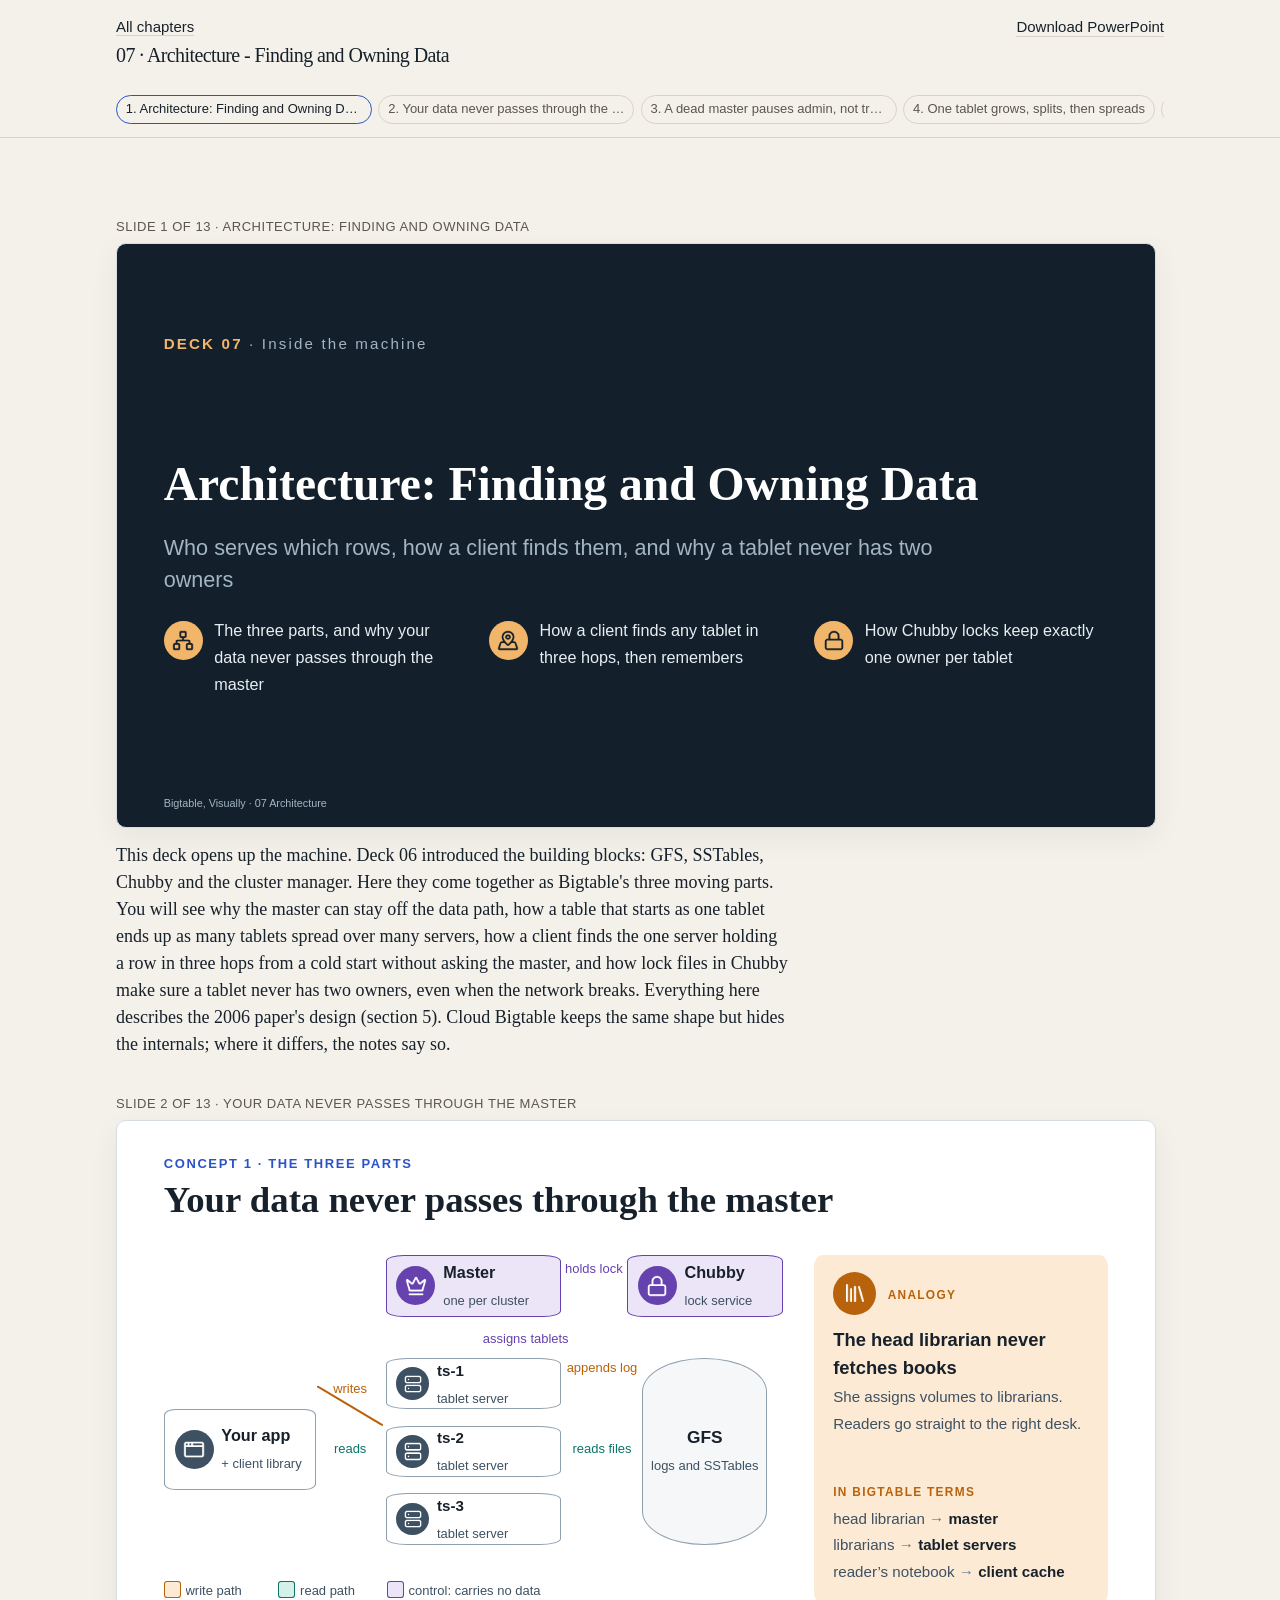
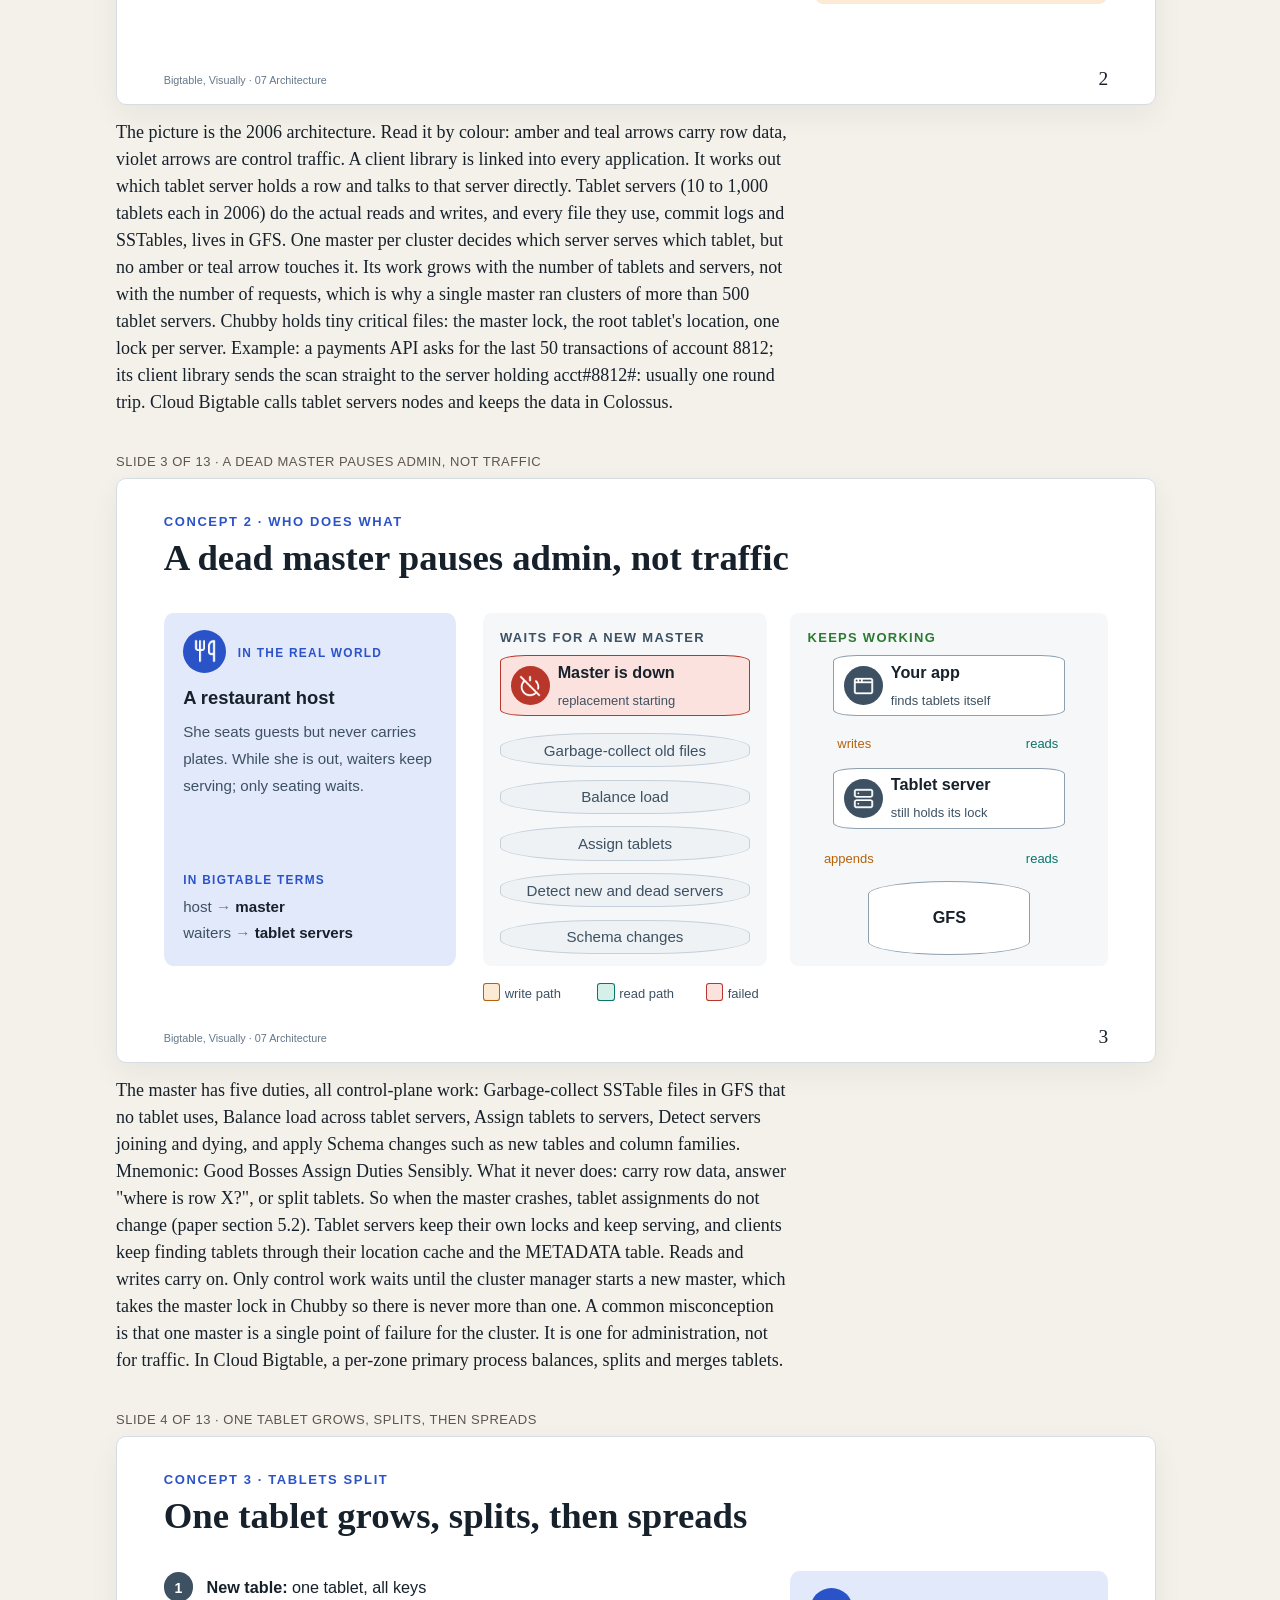
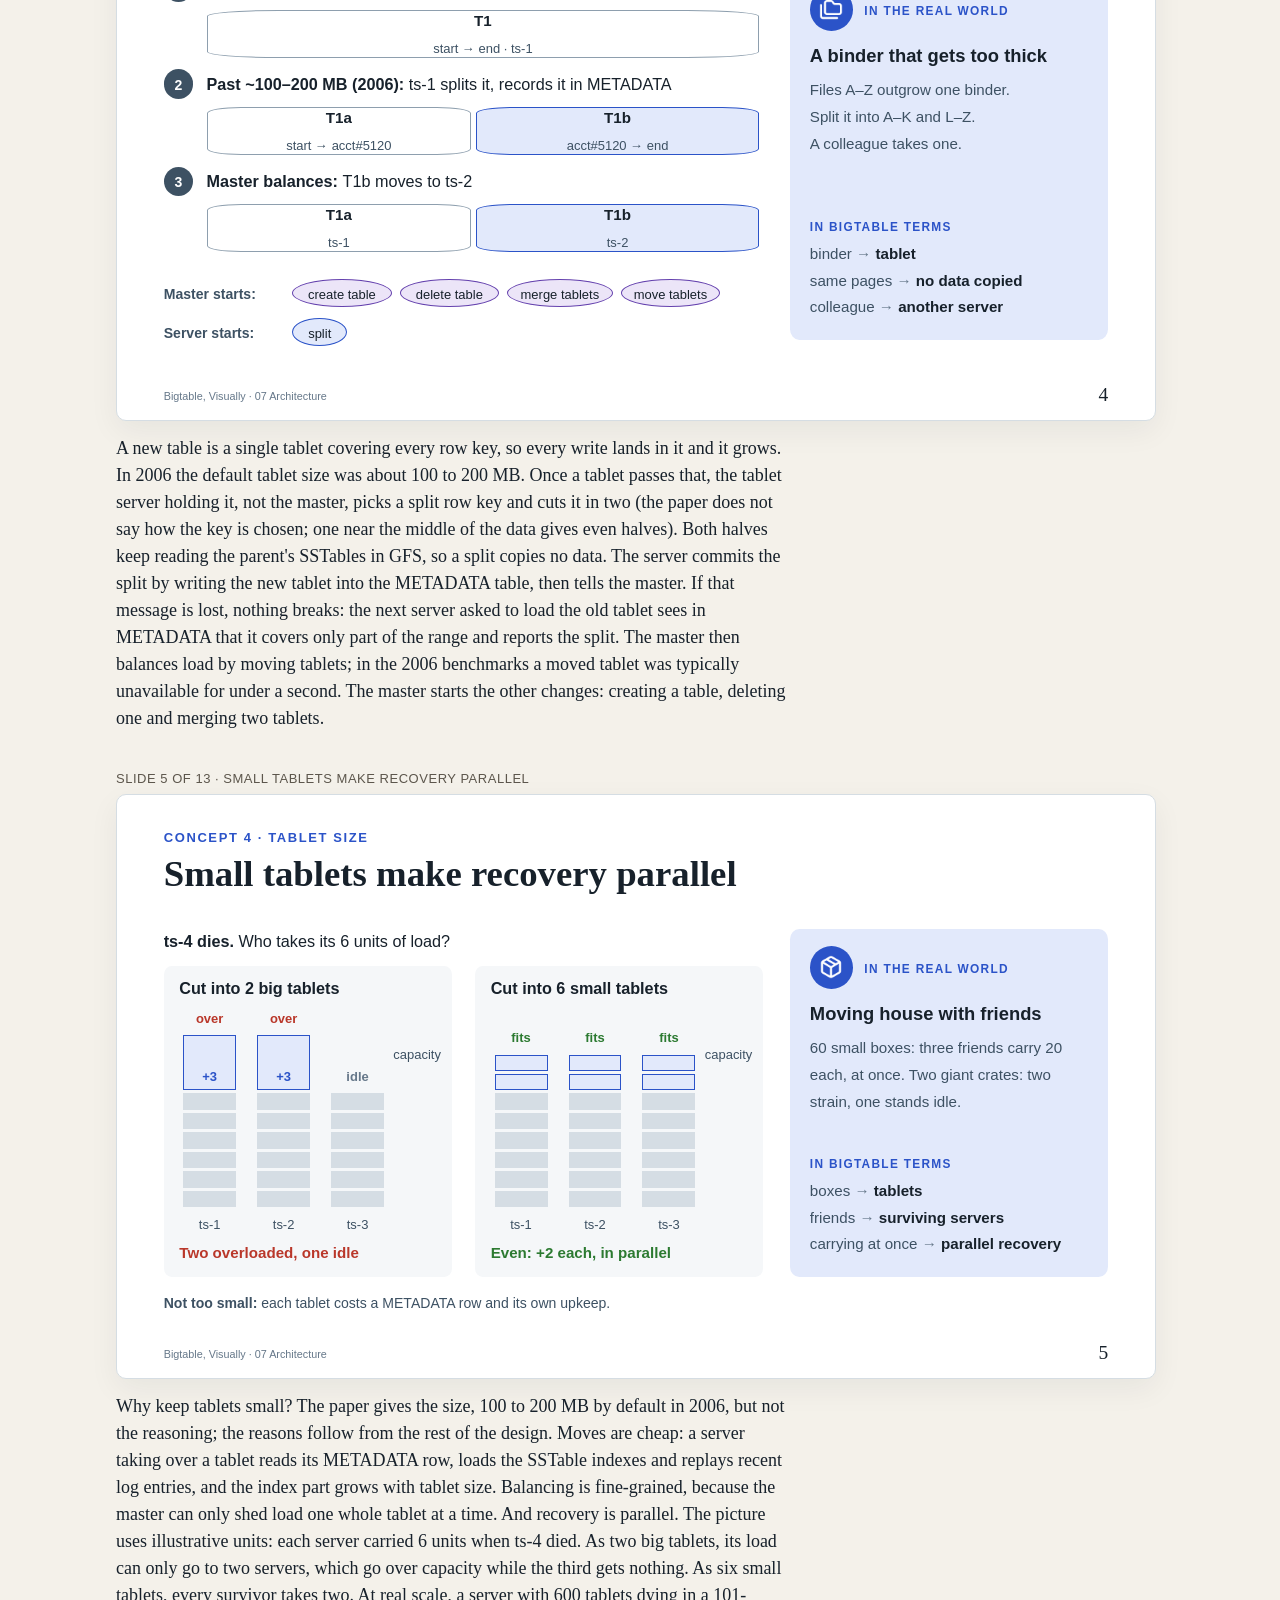
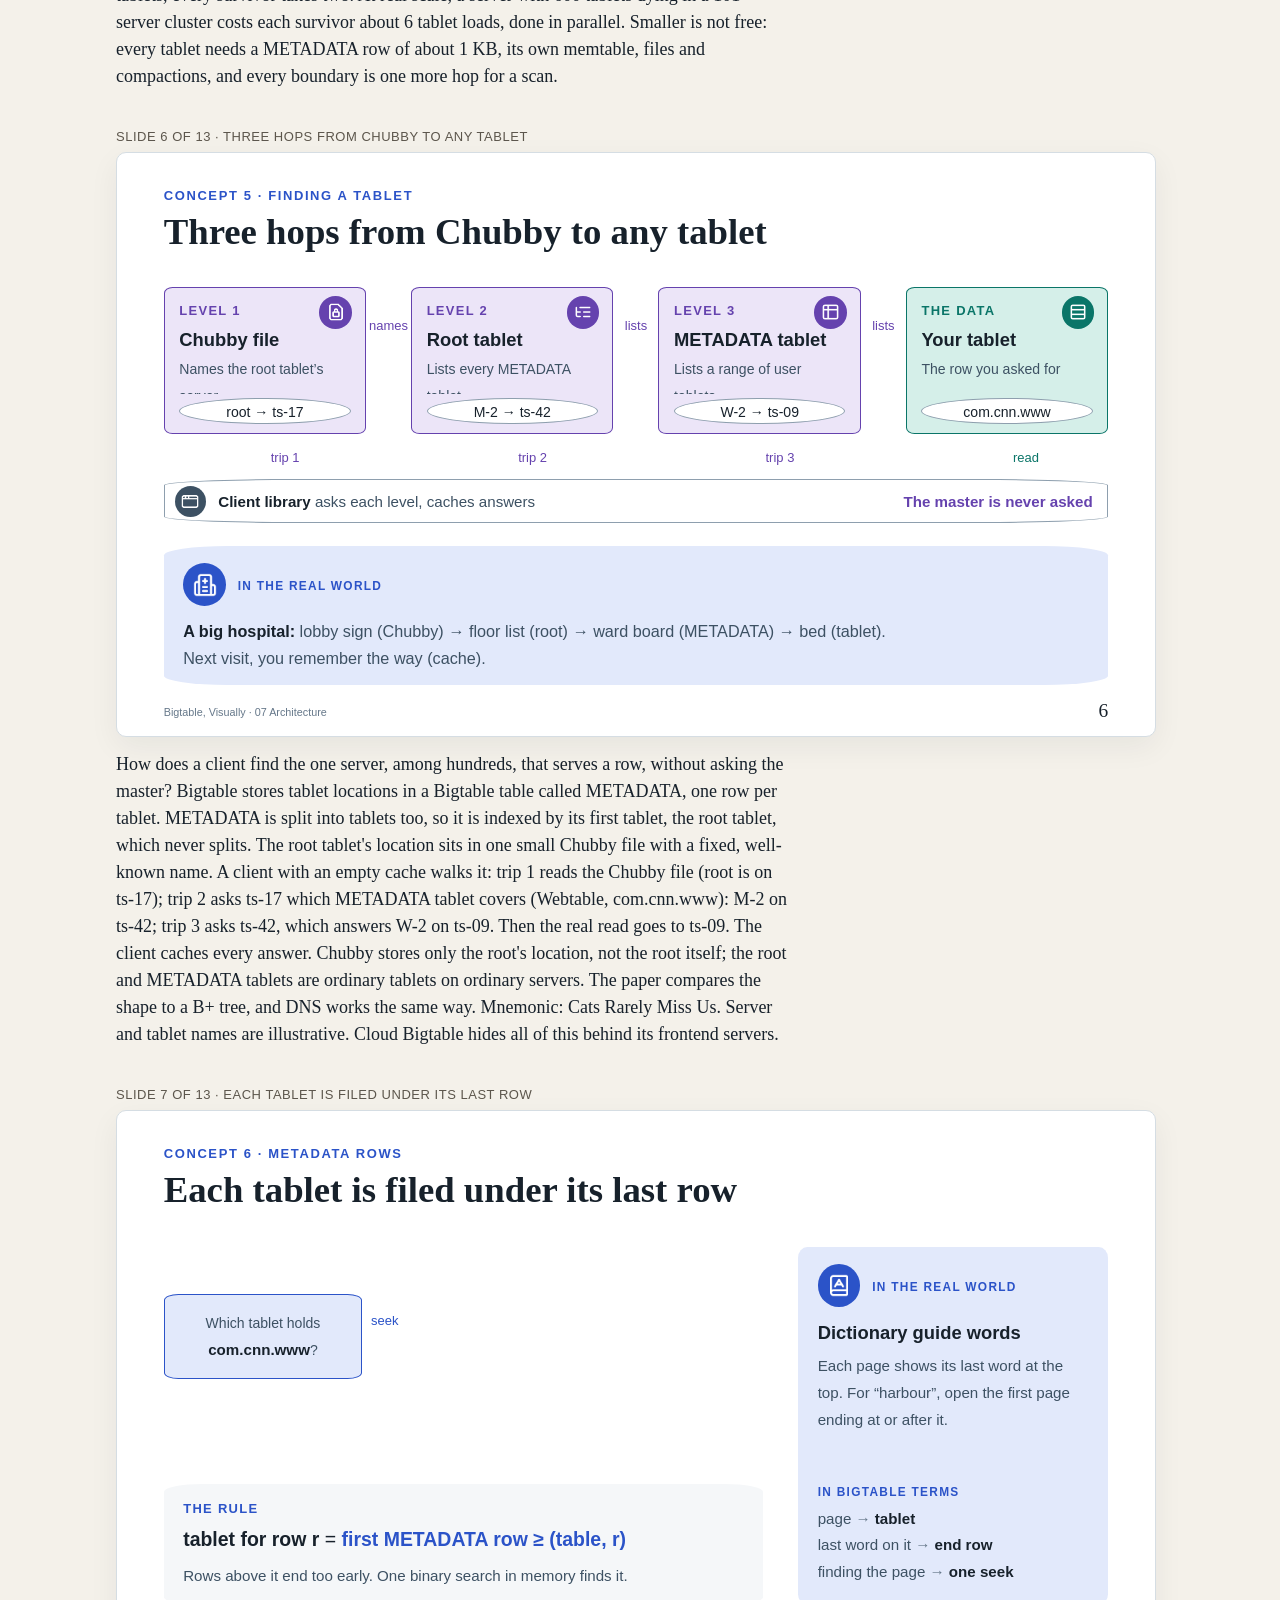
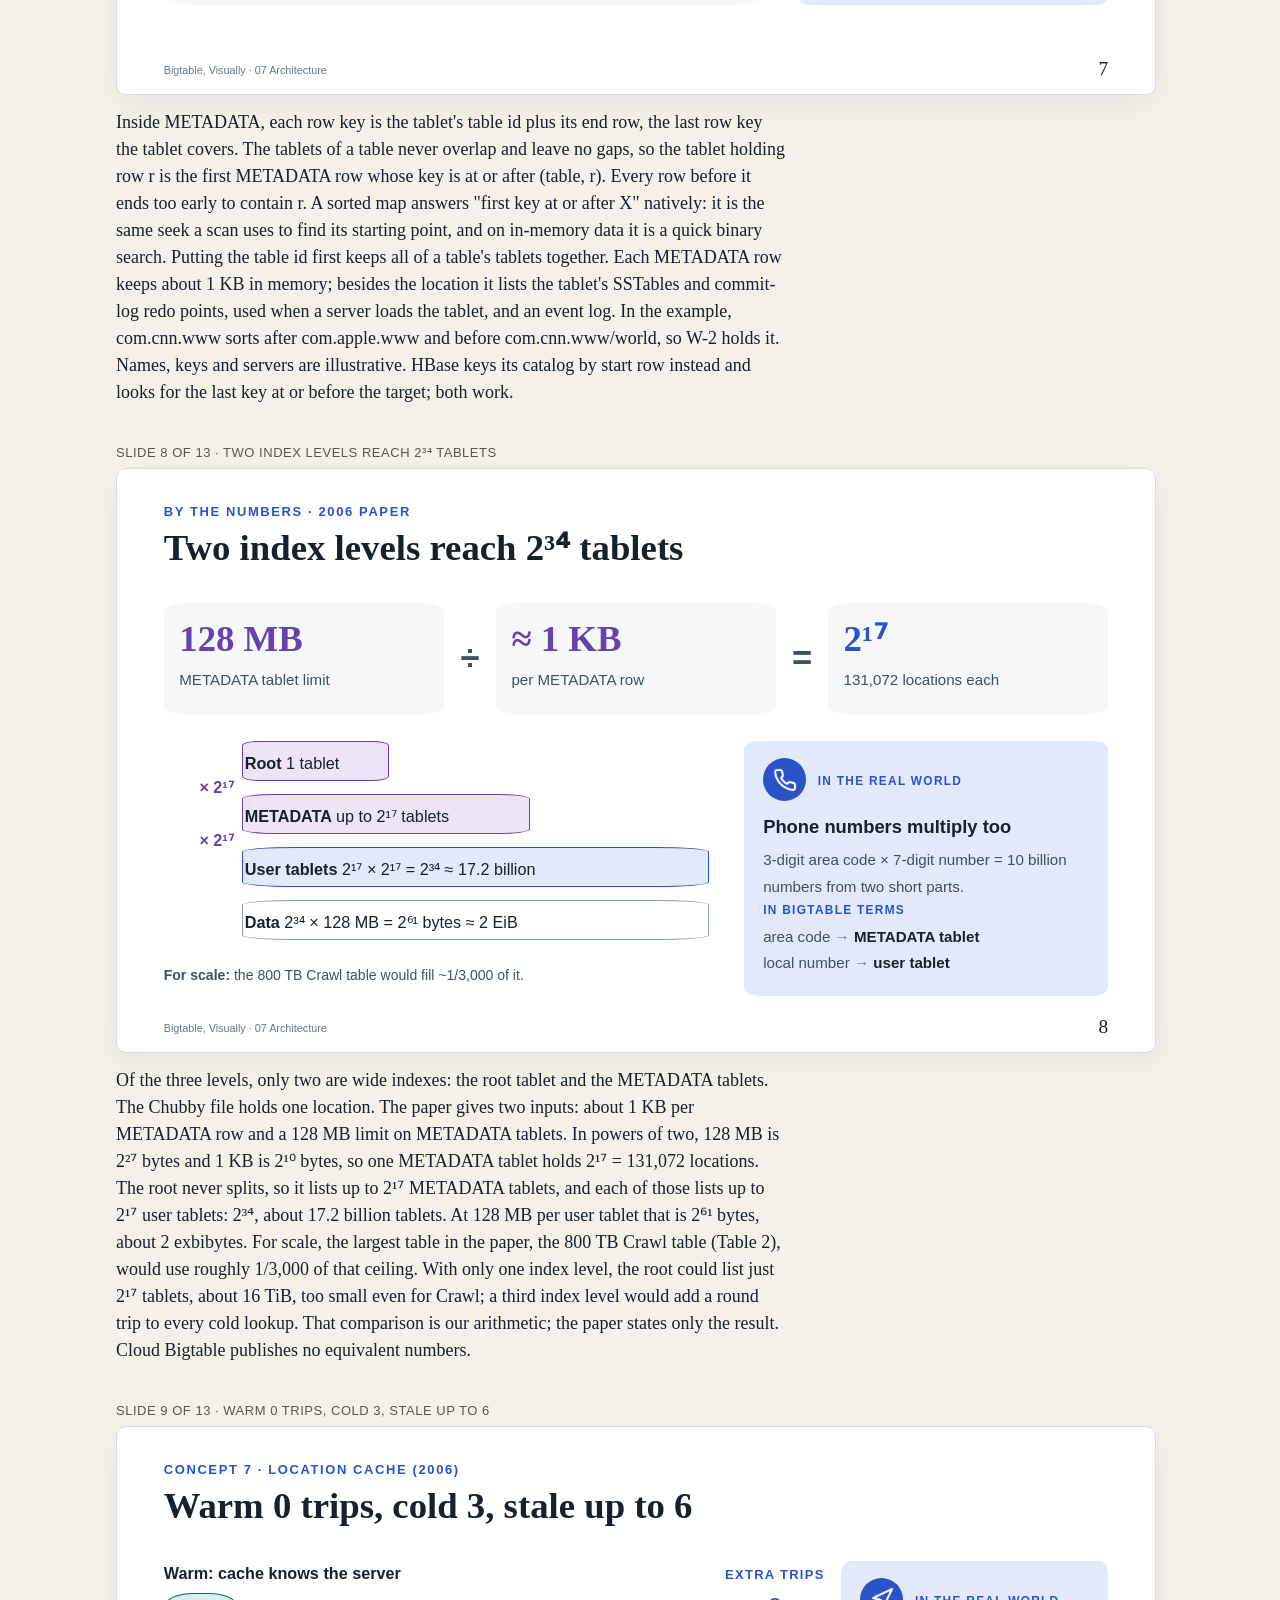
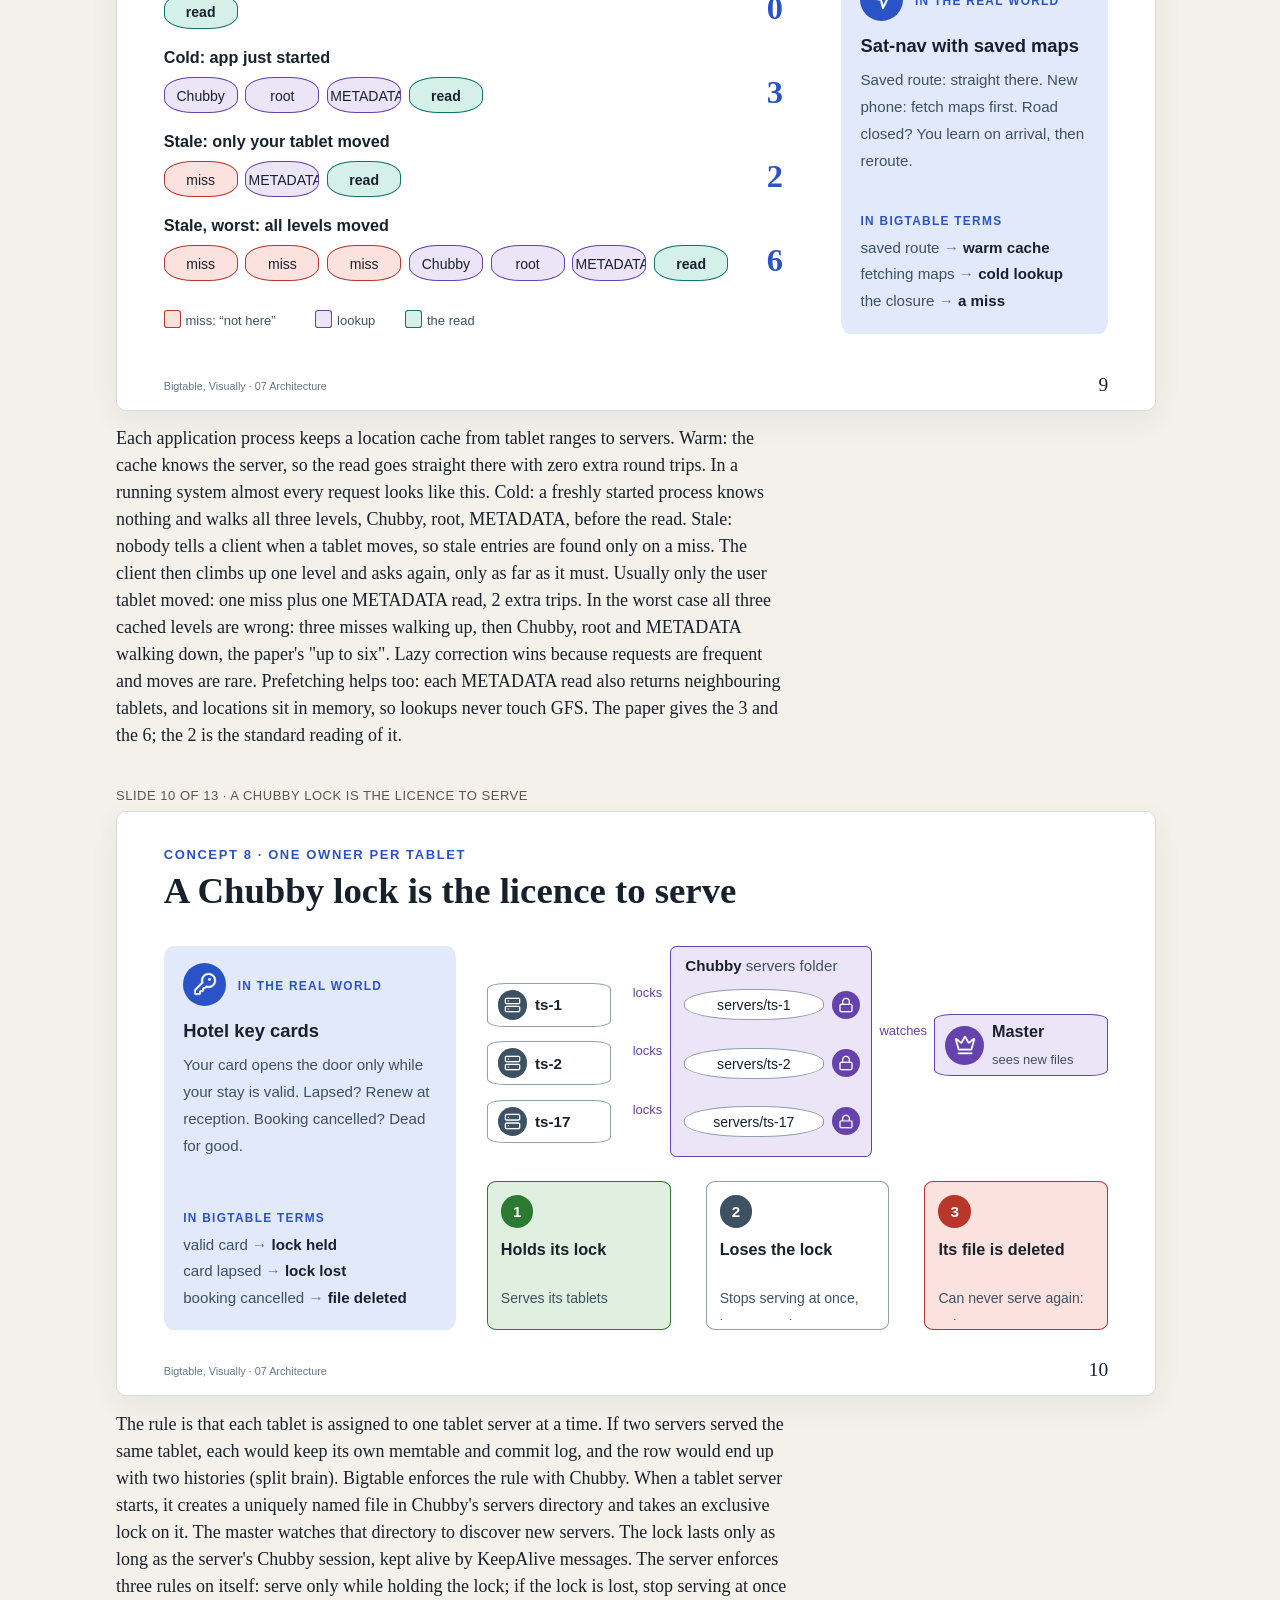
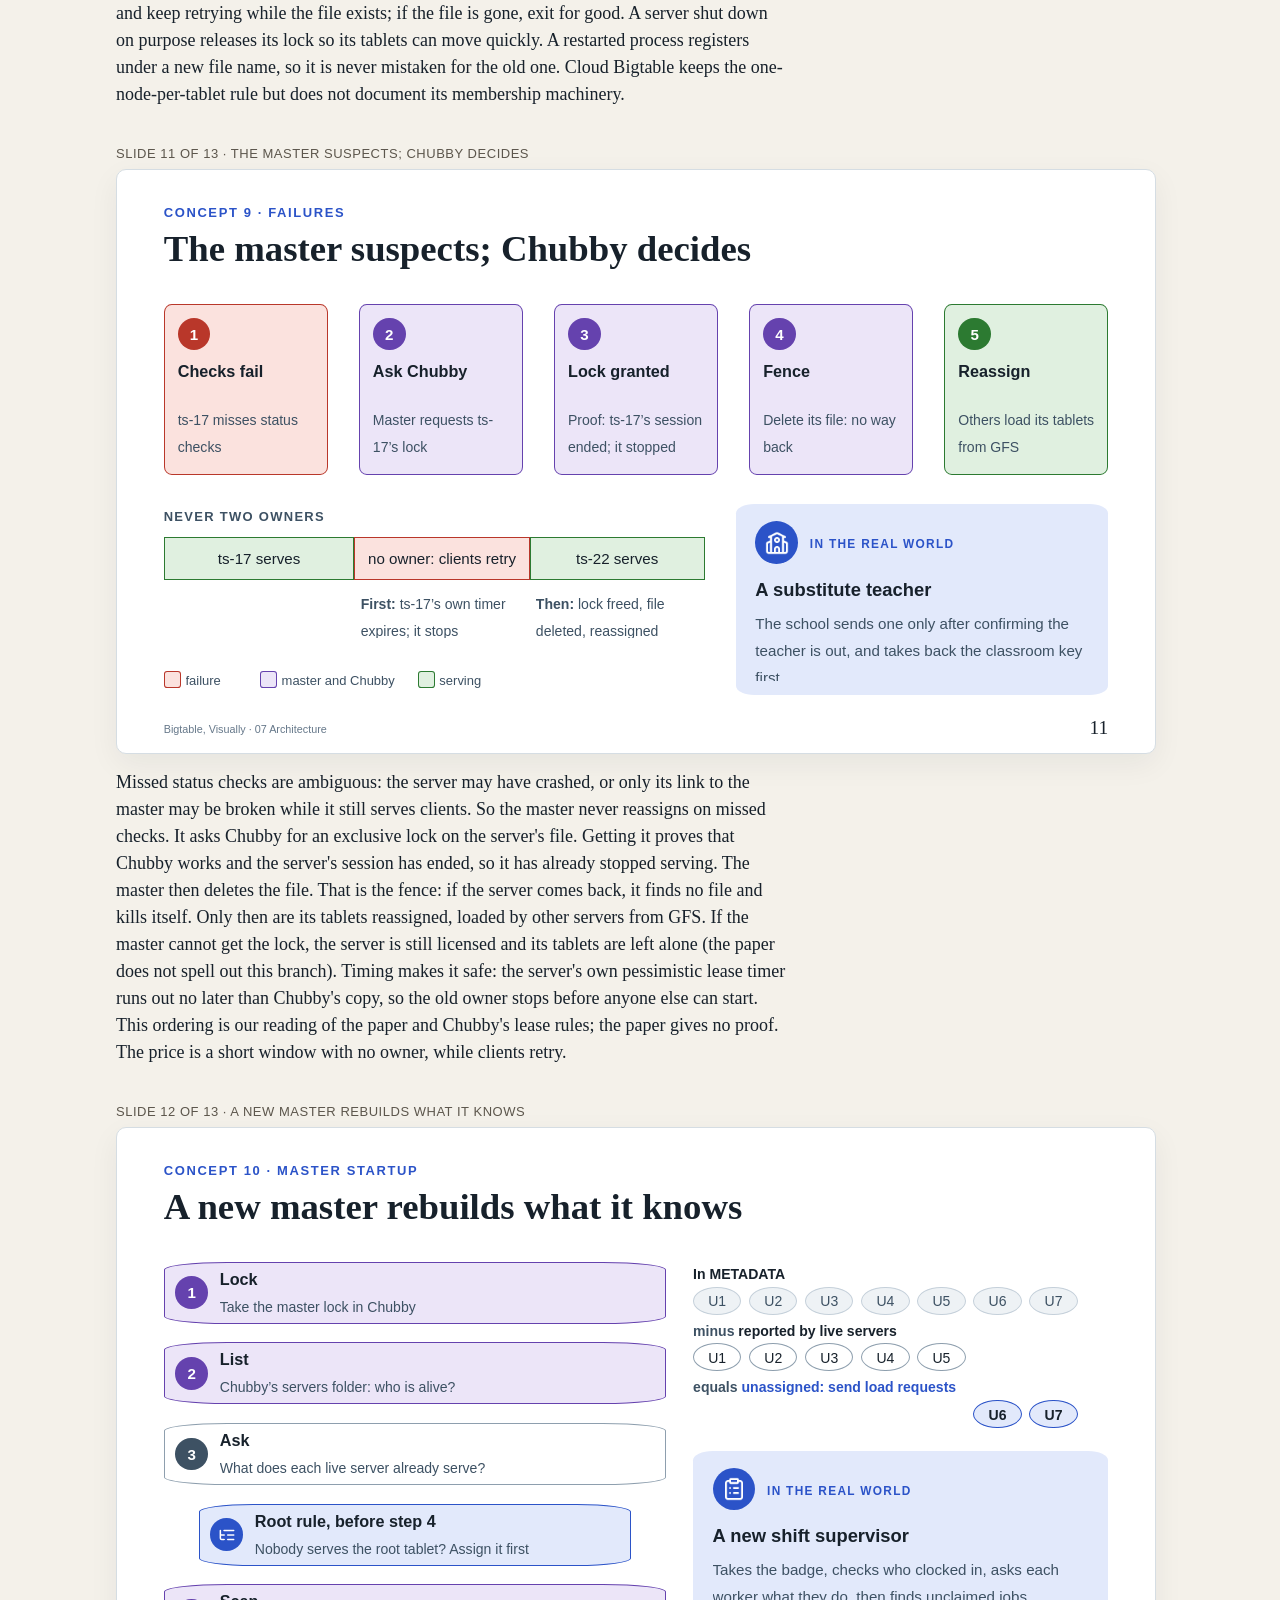
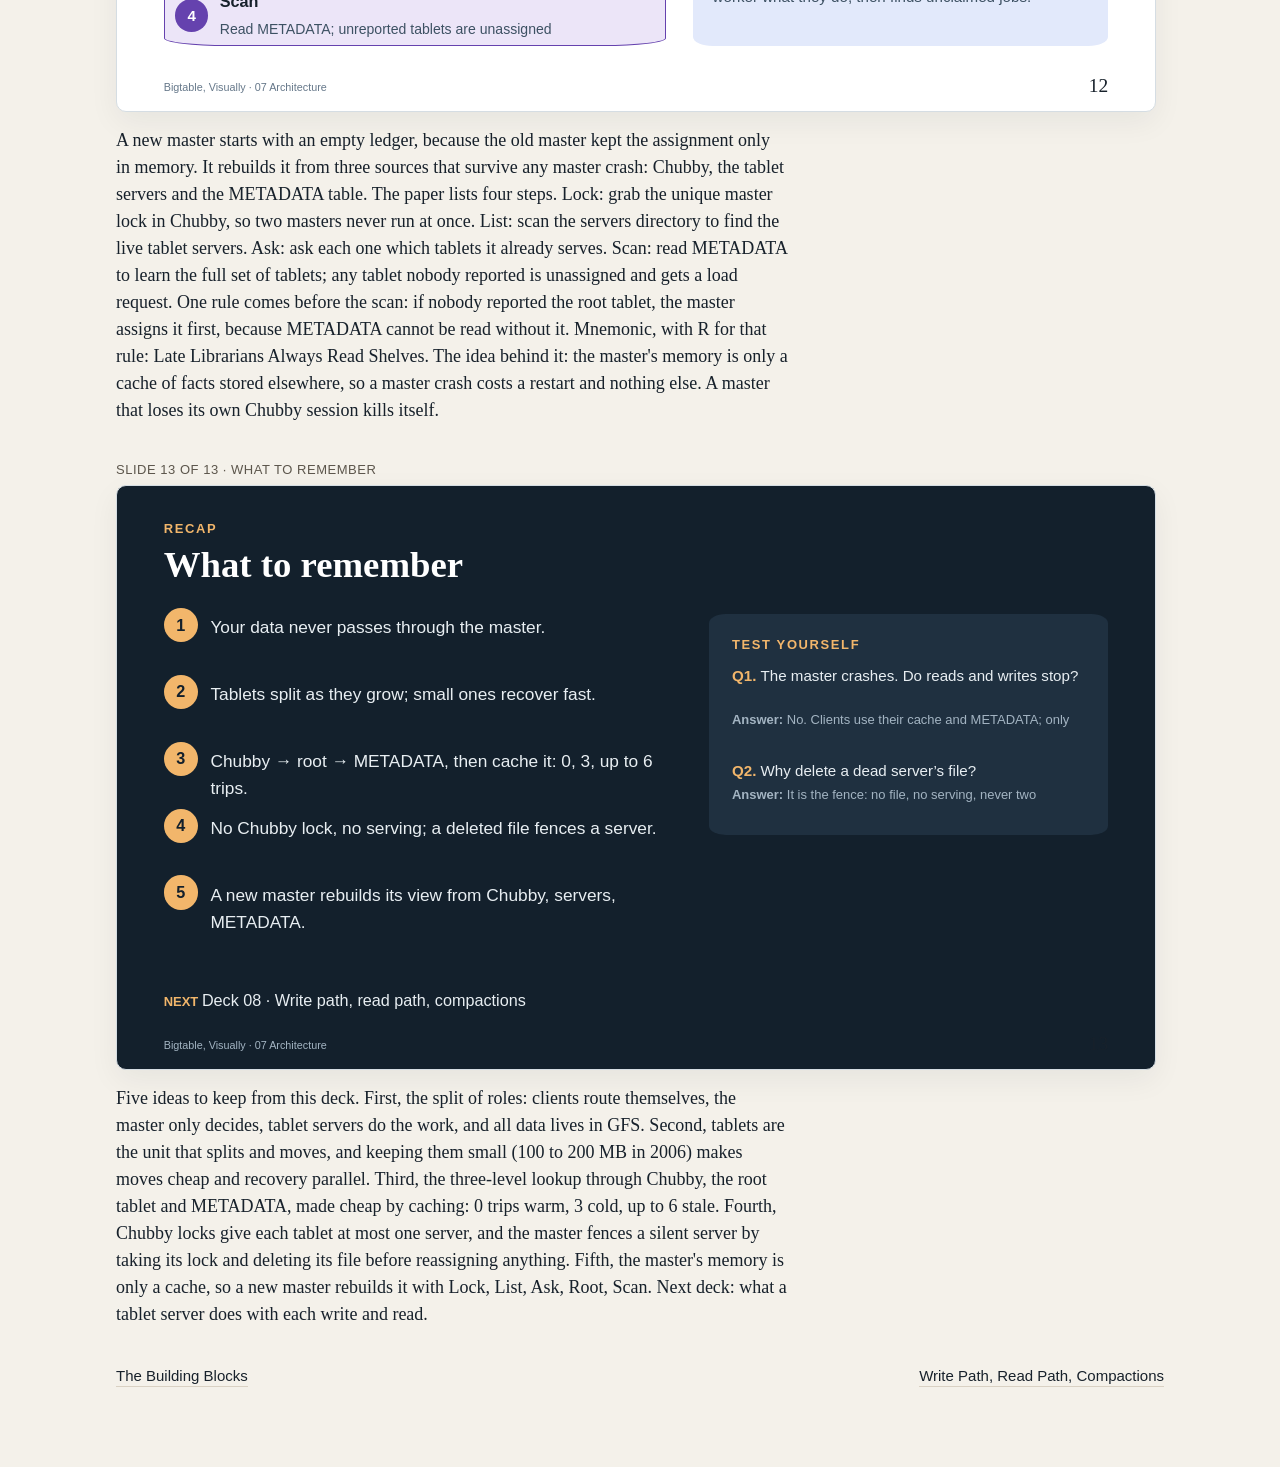
<file: chapters/07/index.html>
<!doctype html>
<html lang="en">
<head>
<meta charset="utf-8">
<meta name="viewport" content="width=device-width, initial-scale=1">
<title>07 Architecture - Finding and Owning Data · Bigtable Decks</title>
<meta name="description" content="Architecture - Finding and Owning Data, a chapter of Bigtable, Visually.">
<link rel="stylesheet" href="../../assets/site.css">
</head>
<body>
<header class="top">
  <div class="wrap">
    <div class="top-row">
      <div>
        <a class="nav" href="../../">All chapters</a>
        <h1>07 · Architecture - Finding and Owning Data</h1>
      </div>
      <div class="actions">
        <a class="nav" href="../../07%20Architecture%20-%20Finding%20and%20Owning%20Data.pptx" download>Download PowerPoint</a>
      </div>
    </div>
    <ol class="toc"><li><a href="#s1">1. Architecture: Finding and Owning Data</a></li><li><a href="#s2">2. Your data never passes through the master</a></li><li><a href="#s3">3. A dead master pauses admin, not traffic</a></li><li><a href="#s4">4. One tablet grows, splits, then spreads</a></li><li><a href="#s5">5. Small tablets make recovery parallel</a></li><li><a href="#s6">6. Three hops from Chubby to any tablet</a></li><li><a href="#s7">7. Each tablet is filed under its last row</a></li><li><a href="#s8">8. Two index levels reach 2³⁴ tablets</a></li><li><a href="#s9">9. Warm 0 trips, cold 3, stale up to 6</a></li><li><a href="#s10">10. A Chubby lock is the licence to serve</a></li><li><a href="#s11">11. The master suspects; Chubby decides</a></li><li><a href="#s12">12. A new master rebuilds what it knows</a></li><li><a href="#s13">13. What to remember</a></li></ol>
  </div>
</header>
<main class="wrap chapter-body">
  <section class="slide" id="s1"><p class="slabel">Slide 1 of 13 · Architecture: Finding and Owning Data</p><div class="stage" style="background:#13202C"><div class="shape" style="left:4.500%;top:93.600%;width:60.000%;height:4.000%;"><div class="txt" style="justify-content:center;padding:0.000cqi 0.000cqi 0.000cqi 0.000cqi"><p style="text-align:left;"><span style="font-size:1.042cqi;font-family:Calibri,'Segoe UI',sans-serif;color:#A3B4C2">Bigtable, Visually  ·  07  Architecture</span></p></div></div><div class="shape" style="left:4.500%;top:27.333%;width:84.750%;height:20.000%;"><div class="txt" style="justify-content:flex-end;padding:0.000cqi 0.000cqi 0.000cqi 0.000cqi"><p style="text-align:left;"><span style="font-size:4.583cqi;font-weight:700;font-family:Cambria,Georgia,serif;color:#FFFFFF">Architecture: Finding and Owning Data</span></p></div></div><div class="shape" style="left:4.500%;top:49.333%;width:78.750%;height:12.000%;"><div class="txt" style="justify-content:flex-start;padding:0.000cqi 0.000cqi 0.000cqi 0.000cqi"><p style="text-align:left;"><span style="font-size:2.083cqi;font-family:Calibri,'Segoe UI',sans-serif;color:#A3B4C2">Who serves which rows, how a client finds them, and why a tablet never has two owners</span></p></div></div><div class="shape" style="left:4.500%;top:14.000%;width:67.500%;height:6.000%;"><div class="txt" style="justify-content:center;padding:0.000cqi 0.000cqi 0.000cqi 0.000cqi"><p style="text-align:left;"><span style="font-size:1.458cqi;font-weight:700;letter-spacing:0.208cqi;font-family:Calibri,'Segoe UI',sans-serif;color:#F2B66B">DECK 07</span><span style="font-size:1.458cqi;letter-spacing:0.208cqi;font-family:Calibri,'Segoe UI',sans-serif;color:#A3B4C2">   ·   Inside the machine</span></p></div></div><div class="shape" style="left:4.500%;top:64.667%;width:3.750%;height:6.667%;background:#F2B66B;border-radius:50%"></div><div class="shape" style="left:5.325%;top:66.133%;width:2.100%;height:3.733%;"><img alt="" src="../../media/07/image-1-1.png"></div><div class="shape" style="left:9.375%;top:64.000%;width:23.457%;height:16.000%;"><div class="txt" style="justify-content:flex-start;padding:0.000cqi 0.000cqi 0.000cqi 0.000cqi"><p style="text-align:left;"><span style="font-size:1.562cqi;font-family:Calibri,'Segoe UI',sans-serif;color:#E8EEF2">The three parts, and why your data never passes through the master</span></p></div></div><div class="shape" style="left:35.832%;top:64.667%;width:3.750%;height:6.667%;background:#F2B66B;border-radius:50%"></div><div class="shape" style="left:36.657%;top:66.133%;width:2.100%;height:3.733%;"><img alt="" src="../../media/07/image-1-2.png"></div><div class="shape" style="left:40.707%;top:64.000%;width:23.457%;height:16.000%;"><div class="txt" style="justify-content:flex-start;padding:0.000cqi 0.000cqi 0.000cqi 0.000cqi"><p style="text-align:left;"><span style="font-size:1.562cqi;font-family:Calibri,'Segoe UI',sans-serif;color:#E8EEF2">How a client finds any tablet in three hops, then remembers</span></p></div></div><div class="shape" style="left:67.165%;top:64.667%;width:3.750%;height:6.667%;background:#F2B66B;border-radius:50%"></div><div class="shape" style="left:67.990%;top:66.133%;width:2.100%;height:3.733%;"><img alt="" src="../../media/07/image-1-3.png"></div><div class="shape" style="left:72.040%;top:64.000%;width:23.457%;height:16.000%;"><div class="txt" style="justify-content:flex-start;padding:0.000cqi 0.000cqi 0.000cqi 0.000cqi"><p style="text-align:left;"><span style="font-size:1.562cqi;font-family:Calibri,'Segoe UI',sans-serif;color:#E8EEF2">How Chubby locks keep exactly one owner per tablet</span></p></div></div></div><div class="notes"><p>This deck opens up the machine. Deck 06 introduced the building blocks: GFS, SSTables, Chubby and the cluster manager. Here they come together as Bigtable&#x27;s three moving parts. You will see why the master can stay off the data path, how a table that starts as one tablet ends up as many tablets spread over many servers, how a client finds the one server holding a row in three hops from a cold start without asking the master, and how lock files in Chubby make sure a tablet never has two owners, even when the network breaks. Everything here describes the 2006 paper&#x27;s design (section 5). Cloud Bigtable keeps the same shape but hides the internals; where it differs, the notes say so.</p></div></section><section class="slide" id="s2"><p class="slabel">Slide 2 of 13 · Your data never passes through the master</p><div class="stage" style="background:#FFFFFF"><div class="shape" style="left:4.500%;top:93.600%;width:60.000%;height:4.000%;"><div class="txt" style="justify-content:center;padding:0.000cqi 0.000cqi 0.000cqi 0.000cqi"><p style="text-align:left;"><span style="font-size:1.042cqi;font-family:Calibri,'Segoe UI',sans-serif;color:#66788A">Bigtable, Visually  ·  07  Architecture</span></p></div></div><div class="shape" style="left:4.500%;top:5.067%;width:90.997%;height:4.000%;"><div class="txt" style="justify-content:center;padding:0.000cqi 0.000cqi 0.000cqi 0.000cqi"><p style="text-align:left;"><span style="font-size:1.250cqi;font-weight:700;letter-spacing:0.156cqi;font-family:Calibri,'Segoe UI',sans-serif;color:#2B53C8">CONCEPT 1 · THE THREE PARTS</span></p></div></div><div class="shape" style="left:4.500%;top:8.267%;width:90.997%;height:10.400%;"><div class="txt" style="justify-content:center;padding:0.000cqi 0.000cqi 0.000cqi 0.000cqi"><p style="text-align:left;"><span style="font-size:3.542cqi;font-weight:700;font-family:Cambria,Georgia,serif;color:#17212B">Your data never passes through the master</span></p></div></div><div class="shape" style="left:25.875%;top:22.933%;width:16.875%;height:10.667%;background:#ECE5F8;border-radius:10.00%;border:0.156cqi solid #6542AE"></div><div class="shape" style="left:26.925%;top:24.933%;width:3.750%;height:6.667%;background:#6542AE;border-radius:50%"></div><div class="shape" style="left:27.750%;top:26.400%;width:2.100%;height:3.733%;"><img alt="" src="../../media/07/image-2-1.png"></div><div class="shape" style="left:31.425%;top:23.467%;width:10.575%;height:9.600%;"><div class="txt" style="justify-content:center;padding:0.000cqi 0.000cqi 0.000cqi 0.000cqi"><p style="text-align:left;"><span style="font-size:1.562cqi;font-weight:700;font-family:Calibri,'Segoe UI',sans-serif;color:#17212B">Master</span></p><p style="text-align:left;"><span style="font-size:1.250cqi;font-family:Calibri,'Segoe UI',sans-serif;color:#3D5163">one per cluster</span></p></div></div><div class="shape" style="left:49.125%;top:22.933%;width:15.000%;height:10.667%;background:#ECE5F8;border-radius:10.00%;border:0.156cqi solid #6542AE"></div><div class="shape" style="left:50.175%;top:24.933%;width:3.750%;height:6.667%;background:#6542AE;border-radius:50%"></div><div class="shape" style="left:51.000%;top:26.400%;width:2.100%;height:3.733%;"><img alt="" src="../../media/07/image-2-2.png"></div><div class="shape" style="left:54.675%;top:23.467%;width:8.700%;height:9.600%;"><div class="txt" style="justify-content:center;padding:0.000cqi 0.000cqi 0.000cqi 0.000cqi"><p style="text-align:left;"><span style="font-size:1.562cqi;font-weight:700;font-family:Calibri,'Segoe UI',sans-serif;color:#17212B">Chubby</span></p><p style="text-align:left;"><span style="font-size:1.250cqi;font-family:Calibri,'Segoe UI',sans-serif;color:#3D5163">lock service</span></p></div></div><div class="shape" style="left:42.900%;top:28.267%;width:6.075%;height:0.001%;background:#6542AE"></div><div class="shape" style="left:42.188%;top:22.800%;width:7.500%;height:4.533%;"><div class="txt" style="justify-content:center;padding:0.000cqi 0.000cqi 0.000cqi 0.000cqi"><p style="text-align:center;"><span style="font-size:1.250cqi;font-family:Calibri,'Segoe UI',sans-serif;color:#6542AE">holds lock</span></p></div></div><div class="shape" style="left:31.500%;top:33.867%;width:0.001%;height:6.533%;background:#6542AE"></div><div class="shape" style="left:34.500%;top:34.867%;width:9.750%;height:4.533%;"><div class="txt" style="justify-content:center;padding:0.000cqi 0.000cqi 0.000cqi 0.000cqi"><p style="text-align:center;"><span style="font-size:1.250cqi;font-family:Calibri,'Segoe UI',sans-serif;color:#6542AE">assigns tablets</span></p></div></div><div class="shape" style="left:25.875%;top:40.667%;width:16.875%;height:8.800%;background:#FFFFFF;border-radius:12.12%;border:0.156cqi solid #8E9FAE"></div><div class="shape" style="left:26.925%;top:42.267%;width:3.150%;height:5.600%;background:#3D5163;border-radius:50%"></div><div class="shape" style="left:27.618%;top:43.499%;width:1.764%;height:3.136%;"><img alt="" src="../../media/07/image-2-3.png"></div><div class="shape" style="left:30.825%;top:41.200%;width:11.175%;height:7.733%;"><div class="txt" style="justify-content:center;padding:0.000cqi 0.000cqi 0.000cqi 0.000cqi"><p style="text-align:left;"><span style="font-size:1.458cqi;font-weight:700;font-family:Calibri,'Segoe UI',sans-serif;color:#17212B">ts-1</span></p><p style="text-align:left;"><span style="font-size:1.250cqi;font-family:Calibri,'Segoe UI',sans-serif;color:#3D5163">tablet server</span></p></div></div><div class="shape" style="left:25.875%;top:52.267%;width:16.875%;height:8.800%;background:#FFFFFF;border-radius:12.12%;border:0.156cqi solid #8E9FAE"></div><div class="shape" style="left:26.925%;top:53.867%;width:3.150%;height:5.600%;background:#3D5163;border-radius:50%"></div><div class="shape" style="left:27.618%;top:55.099%;width:1.764%;height:3.136%;"><img alt="" src="../../media/07/image-2-3.png"></div><div class="shape" style="left:30.825%;top:52.800%;width:11.175%;height:7.733%;"><div class="txt" style="justify-content:center;padding:0.000cqi 0.000cqi 0.000cqi 0.000cqi"><p style="text-align:left;"><span style="font-size:1.458cqi;font-weight:700;font-family:Calibri,'Segoe UI',sans-serif;color:#17212B">ts-2</span></p><p style="text-align:left;"><span style="font-size:1.250cqi;font-family:Calibri,'Segoe UI',sans-serif;color:#3D5163">tablet server</span></p></div></div><div class="shape" style="left:25.875%;top:63.867%;width:16.875%;height:8.800%;background:#FFFFFF;border-radius:12.12%;border:0.156cqi solid #8E9FAE"></div><div class="shape" style="left:26.925%;top:65.467%;width:3.150%;height:5.600%;background:#3D5163;border-radius:50%"></div><div class="shape" style="left:27.618%;top:66.699%;width:1.764%;height:3.136%;"><img alt="" src="../../media/07/image-2-3.png"></div><div class="shape" style="left:30.825%;top:64.400%;width:11.175%;height:7.733%;"><div class="txt" style="justify-content:center;padding:0.000cqi 0.000cqi 0.000cqi 0.000cqi"><p style="text-align:left;"><span style="font-size:1.458cqi;font-weight:700;font-family:Calibri,'Segoe UI',sans-serif;color:#17212B">ts-3</span></p><p style="text-align:left;"><span style="font-size:1.250cqi;font-family:Calibri,'Segoe UI',sans-serif;color:#3D5163">tablet server</span></p></div></div><div class="shape" style="left:4.500%;top:49.333%;width:14.625%;height:14.000%;background:#FFFFFF;border-radius:7.62%;border:0.156cqi solid #8E9FAE"></div><div class="shape" style="left:5.550%;top:53.000%;width:3.750%;height:6.667%;background:#3D5163;border-radius:50%"></div><div class="shape" style="left:6.375%;top:54.467%;width:2.100%;height:3.733%;"><img alt="" src="../../media/07/image-2-6.png"></div><div class="shape" style="left:10.050%;top:49.867%;width:8.325%;height:12.933%;"><div class="txt" style="justify-content:center;padding:0.000cqi 0.000cqi 0.000cqi 0.000cqi"><p style="text-align:left;"><span style="font-size:1.562cqi;font-weight:700;font-family:Calibri,'Segoe UI',sans-serif;color:#17212B">Your app</span></p><p style="text-align:left;"><span style="font-size:1.250cqi;font-family:Calibri,'Segoe UI',sans-serif;color:#3D5163">+ client library</span></p></div></div><div class="shape" style="left:50.625%;top:40.667%;width:12.000%;height:32.000%;background:#F5F7F9;border-radius:50% / 18%;border:0.156cqi solid #8E9FAE"><div class="txt" style="justify-content:center;padding:0.625cqi 0.417cqi 0.625cqi 0.417cqi"><p style="text-align:center;"><span style="font-size:1.667cqi;font-weight:700;font-family:Calibri,'Segoe UI',sans-serif;color:#17212B">GFS</span></p><p style="text-align:center;"><span style="font-size:1.250cqi;font-family:Calibri,'Segoe UI',sans-serif;color:#3D5163">logs and SSTables</span></p></div></div><div class="shape" style="left:19.275%;top:45.467%;width:6.375%;height:6.800%;transform:scaleY(-1)"><svg viewBox="0 0 100 100" preserveAspectRatio="none" width="100%" height="100%"><line x1="0" y1="100" x2="100" y2="0" stroke="#B8620B" stroke-width="2" vector-effect="non-scaling-stroke"/></svg></div><div class="shape" style="left:19.462%;top:43.400%;width:6.000%;height:4.533%;"><div class="txt" style="justify-content:center;padding:0.000cqi 0.000cqi 0.000cqi 0.000cqi"><p style="text-align:center;"><span style="font-size:1.250cqi;font-family:Calibri,'Segoe UI',sans-serif;color:#B8620B">writes</span></p></div></div><div class="shape" style="left:19.275%;top:58.933%;width:6.375%;height:0.001%;background:#0A7568;transform:scaleX(-1)"></div><div class="shape" style="left:19.462%;top:53.733%;width:6.000%;height:4.533%;"><div class="txt" style="justify-content:center;padding:0.000cqi 0.000cqi 0.000cqi 0.000cqi"><p style="text-align:center;"><span style="font-size:1.250cqi;font-family:Calibri,'Segoe UI',sans-serif;color:#0A7568">reads</span></p></div></div><div class="shape" style="left:42.975%;top:45.067%;width:7.500%;height:0.001%;background:#B8620B"></div><div class="shape" style="left:42.975%;top:39.867%;width:7.500%;height:4.533%;"><div class="txt" style="justify-content:center;padding:0.000cqi 0.000cqi 0.000cqi 0.000cqi"><p style="text-align:center;"><span style="font-size:1.250cqi;font-family:Calibri,'Segoe UI',sans-serif;color:#B8620B">appends log</span></p></div></div><div class="shape" style="left:42.975%;top:58.933%;width:7.500%;height:0.001%;background:#0A7568;transform:scaleX(-1)"></div><div class="shape" style="left:42.975%;top:53.733%;width:7.500%;height:4.533%;"><div class="txt" style="justify-content:center;padding:0.000cqi 0.000cqi 0.000cqi 0.000cqi"><p style="text-align:center;"><span style="font-size:1.250cqi;font-family:Calibri,'Segoe UI',sans-serif;color:#0A7568">reads files</span></p></div></div><div class="shape" style="left:4.500%;top:78.933%;width:1.650%;height:2.933%;background:#FCEAD4;border-radius:18.18%;border:0.130cqi solid #B8620B"></div><div class="shape" style="left:6.600%;top:78.000%;width:6.840%;height:4.800%;"><div class="txt" style="justify-content:center;padding:0.000cqi 0.000cqi 0.000cqi 0.000cqi"><p style="text-align:left;"><span style="font-size:1.250cqi;font-family:Calibri,'Segoe UI',sans-serif;color:#3D5163">write path</span></p></div></div><div class="shape" style="left:15.540%;top:78.933%;width:1.650%;height:2.933%;background:#D5EFE9;border-radius:18.18%;border:0.130cqi solid #0A7568"></div><div class="shape" style="left:17.640%;top:78.000%;width:6.246%;height:4.800%;"><div class="txt" style="justify-content:center;padding:0.000cqi 0.000cqi 0.000cqi 0.000cqi"><p style="text-align:left;"><span style="font-size:1.250cqi;font-family:Calibri,'Segoe UI',sans-serif;color:#3D5163">read path</span></p></div></div><div class="shape" style="left:25.986%;top:78.933%;width:1.650%;height:2.933%;background:#ECE5F8;border-radius:18.18%;border:0.130cqi solid #6542AE"></div><div class="shape" style="left:28.086%;top:78.000%;width:15.156%;height:4.800%;"><div class="txt" style="justify-content:center;padding:0.000cqi 0.000cqi 0.000cqi 0.000cqi"><p style="text-align:left;"><span style="font-size:1.250cqi;font-family:Calibri,'Segoe UI',sans-serif;color:#3D5163">control: carries no data</span></p></div></div><div class="shape" style="left:67.125%;top:22.933%;width:28.372%;height:60.000%;background:#FCEAD4;border-radius:3.17%"></div><div class="shape" style="left:69.000%;top:25.867%;width:4.125%;height:7.333%;background:#B8620B;border-radius:50%"></div><div class="shape" style="left:69.907%;top:27.480%;width:2.310%;height:4.107%;"><img alt="" src="../../media/07/image-2-7.png"></div><div class="shape" style="left:74.250%;top:27.533%;width:19.372%;height:4.000%;"><div class="txt" style="justify-content:center;padding:0.000cqi 0.000cqi 0.000cqi 0.000cqi"><p style="text-align:left;"><span style="font-size:1.146cqi;font-weight:700;letter-spacing:0.125cqi;font-family:Calibri,'Segoe UI',sans-serif;color:#B8620B">ANALOGY</span></p></div></div><div class="shape" style="left:69.000%;top:35.200%;width:24.622%;height:8.937%;"><div class="txt" style="justify-content:flex-start;padding:0.000cqi 0.000cqi 0.000cqi 0.000cqi"><p style="text-align:left;"><span style="font-size:1.771cqi;font-weight:700;font-family:Calibri,'Segoe UI',sans-serif;color:#17212B">The head librarian never fetches books</span></p></div></div><div class="shape" style="left:69.000%;top:44.937%;width:24.622%;height:35.596%;"><div class="txt" style="justify-content:flex-start;padding:0.000cqi 0.000cqi 0.000cqi 0.000cqi"><p style="text-align:left;"><span style="font-size:1.458cqi;font-family:Calibri,'Segoe UI',sans-serif;color:#3D5163">She assigns volumes to librarians. Readers go straight to the right desk.</span></p></div></div><div class="shape" style="left:69.000%;top:61.467%;width:24.622%;height:3.733%;"><div class="txt" style="justify-content:center;padding:0.000cqi 0.000cqi 0.000cqi 0.000cqi"><p style="text-align:left;"><span style="font-size:1.146cqi;font-weight:700;letter-spacing:0.125cqi;font-family:Calibri,'Segoe UI',sans-serif;color:#B8620B">IN BIGTABLE TERMS</span></p></div></div><div class="shape" style="left:69.000%;top:66.000%;width:24.622%;height:4.267%;"><div class="txt" style="justify-content:center;padding:0.000cqi 0.000cqi 0.000cqi 0.000cqi"><p style="text-align:left;"><span style="font-size:1.458cqi;font-family:Calibri,'Segoe UI',sans-serif;color:#3D5163">head librarian</span><span style="font-size:1.458cqi;font-family:Calibri,'Segoe UI',sans-serif;color:#66788A">  →  </span><span style="font-size:1.458cqi;font-weight:700;font-family:Calibri,'Segoe UI',sans-serif;color:#17212B">master</span></p></div></div><div class="shape" style="left:69.000%;top:70.533%;width:24.622%;height:4.267%;"><div class="txt" style="justify-content:center;padding:0.000cqi 0.000cqi 0.000cqi 0.000cqi"><p style="text-align:left;"><span style="font-size:1.458cqi;font-family:Calibri,'Segoe UI',sans-serif;color:#3D5163">librarians</span><span style="font-size:1.458cqi;font-family:Calibri,'Segoe UI',sans-serif;color:#66788A">  →  </span><span style="font-size:1.458cqi;font-weight:700;font-family:Calibri,'Segoe UI',sans-serif;color:#17212B">tablet servers</span></p></div></div><div class="shape" style="left:69.000%;top:75.067%;width:24.622%;height:4.267%;"><div class="txt" style="justify-content:center;padding:0.000cqi 0.000cqi 0.000cqi 0.000cqi"><p style="text-align:left;"><span style="font-size:1.458cqi;font-family:Calibri,'Segoe UI',sans-serif;color:#3D5163">reader’s notebook</span><span style="font-size:1.458cqi;font-family:Calibri,'Segoe UI',sans-serif;color:#66788A">  →  </span><span style="font-size:1.458cqi;font-weight:700;font-family:Calibri,'Segoe UI',sans-serif;color:#17212B">client cache</span></p></div></div><div class="shape" style="left:89.497%;top:93.600%;width:6.000%;height:4.000%;"><div class="txt" style="justify-content:center;padding:0.000cqi 0.000cqi 0.000cqi 0.000cqi"><p style="text-align:right;"><span style="font-size:1.875cqi">2</span></p></div></div></div><div class="notes"><p>The picture is the 2006 architecture. Read it by colour: amber and teal arrows carry row data, violet arrows are control traffic. A client library is linked into every application. It works out which tablet server holds a row and talks to that server directly. Tablet servers (10 to 1,000 tablets each in 2006) do the actual reads and writes, and every file they use, commit logs and SSTables, lives in GFS. One master per cluster decides which server serves which tablet, but no amber or teal arrow touches it. Its work grows with the number of tablets and servers, not with the number of requests, which is why a single master ran clusters of more than 500 tablet servers. Chubby holds tiny critical files: the master lock, the root tablet&#x27;s location, one lock per server. Example: a payments API asks for the last 50 transactions of account 8812; its client library sends the scan straight to the server holding acct#8812#: usually one round trip. Cloud Bigtable calls tablet servers nodes and keeps the data in Colossus.</p></div></section><section class="slide" id="s3"><p class="slabel">Slide 3 of 13 · A dead master pauses admin, not traffic</p><div class="stage" style="background:#FFFFFF"><div class="shape" style="left:4.500%;top:93.600%;width:60.000%;height:4.000%;"><div class="txt" style="justify-content:center;padding:0.000cqi 0.000cqi 0.000cqi 0.000cqi"><p style="text-align:left;"><span style="font-size:1.042cqi;font-family:Calibri,'Segoe UI',sans-serif;color:#66788A">Bigtable, Visually  ·  07  Architecture</span></p></div></div><div class="shape" style="left:4.500%;top:5.067%;width:90.997%;height:4.000%;"><div class="txt" style="justify-content:center;padding:0.000cqi 0.000cqi 0.000cqi 0.000cqi"><p style="text-align:left;"><span style="font-size:1.250cqi;font-weight:700;letter-spacing:0.156cqi;font-family:Calibri,'Segoe UI',sans-serif;color:#2B53C8">CONCEPT 2 · WHO DOES WHAT</span></p></div></div><div class="shape" style="left:4.500%;top:8.267%;width:90.997%;height:10.400%;"><div class="txt" style="justify-content:center;padding:0.000cqi 0.000cqi 0.000cqi 0.000cqi"><p style="text-align:left;"><span style="font-size:3.542cqi;font-weight:700;font-family:Cambria,Georgia,serif;color:#17212B">A dead master pauses admin, not traffic</span></p></div></div><div class="shape" style="left:4.500%;top:22.933%;width:28.125%;height:60.667%;background:#E2E9FB;border-radius:3.20%"></div><div class="shape" style="left:6.375%;top:25.867%;width:4.125%;height:7.333%;background:#2B53C8;border-radius:50%"></div><div class="shape" style="left:7.282%;top:27.480%;width:2.310%;height:4.107%;"><img alt="" src="../../media/07/image-3-1.png"></div><div class="shape" style="left:11.625%;top:27.533%;width:19.125%;height:4.000%;"><div class="txt" style="justify-content:center;padding:0.000cqi 0.000cqi 0.000cqi 0.000cqi"><p style="text-align:left;"><span style="font-size:1.146cqi;font-weight:700;letter-spacing:0.125cqi;font-family:Calibri,'Segoe UI',sans-serif;color:#2B53C8">IN THE REAL WORLD</span></p></div></div><div class="shape" style="left:6.375%;top:35.200%;width:24.375%;height:5.002%;"><div class="txt" style="justify-content:flex-start;padding:0.000cqi 0.000cqi 0.000cqi 0.000cqi"><p style="text-align:left;"><span style="font-size:1.771cqi;font-weight:700;font-family:Calibri,'Segoe UI',sans-serif;color:#17212B">A restaurant host</span></p></div></div><div class="shape" style="left:6.375%;top:41.002%;width:24.375%;height:40.198%;"><div class="txt" style="justify-content:flex-start;padding:0.000cqi 0.000cqi 0.000cqi 0.000cqi"><p style="text-align:left;"><span style="font-size:1.458cqi;font-family:Calibri,'Segoe UI',sans-serif;color:#3D5163">She seats guests but never carries plates. While she is out, waiters keep serving; only seating waits.</span></p></div></div><div class="shape" style="left:6.375%;top:66.667%;width:24.375%;height:3.733%;"><div class="txt" style="justify-content:center;padding:0.000cqi 0.000cqi 0.000cqi 0.000cqi"><p style="text-align:left;"><span style="font-size:1.146cqi;font-weight:700;letter-spacing:0.125cqi;font-family:Calibri,'Segoe UI',sans-serif;color:#2B53C8">IN BIGTABLE TERMS</span></p></div></div><div class="shape" style="left:6.375%;top:71.200%;width:24.375%;height:4.267%;"><div class="txt" style="justify-content:center;padding:0.000cqi 0.000cqi 0.000cqi 0.000cqi"><p style="text-align:left;"><span style="font-size:1.458cqi;font-family:Calibri,'Segoe UI',sans-serif;color:#3D5163">host</span><span style="font-size:1.458cqi;font-family:Calibri,'Segoe UI',sans-serif;color:#66788A">  →  </span><span style="font-size:1.458cqi;font-weight:700;font-family:Calibri,'Segoe UI',sans-serif;color:#17212B">master</span></p></div></div><div class="shape" style="left:6.375%;top:75.733%;width:24.375%;height:4.267%;"><div class="txt" style="justify-content:center;padding:0.000cqi 0.000cqi 0.000cqi 0.000cqi"><p style="text-align:left;"><span style="font-size:1.458cqi;font-family:Calibri,'Segoe UI',sans-serif;color:#3D5163">waiters</span><span style="font-size:1.458cqi;font-family:Calibri,'Segoe UI',sans-serif;color:#66788A">  →  </span><span style="font-size:1.458cqi;font-weight:700;font-family:Calibri,'Segoe UI',sans-serif;color:#17212B">tablet servers</span></p></div></div><div class="shape" style="left:35.250%;top:22.933%;width:27.375%;height:60.667%;background:#F5F7F9;border-radius:2.74%"></div><div class="shape" style="left:36.900%;top:24.933%;width:24.075%;height:4.000%;"><div class="txt" style="justify-content:center;padding:0.000cqi 0.000cqi 0.000cqi 0.000cqi"><p style="text-align:left;"><span style="font-size:1.250cqi;font-weight:700;letter-spacing:0.125cqi;font-family:Calibri,'Segoe UI',sans-serif;color:#3D5163">WAITS FOR A NEW MASTER</span></p></div></div><div class="shape" style="left:36.900%;top:30.267%;width:24.075%;height:10.400%;background:#FBE2DE;border-radius:10.26%;border:0.156cqi solid #B9372A"></div><div class="shape" style="left:37.950%;top:32.133%;width:3.750%;height:6.667%;background:#B9372A;border-radius:50%"></div><div class="shape" style="left:38.775%;top:33.600%;width:2.100%;height:3.733%;"><img alt="" src="../../media/07/image-3-2.png"></div><div class="shape" style="left:42.450%;top:30.800%;width:17.775%;height:9.333%;"><div class="txt" style="justify-content:center;padding:0.000cqi 0.000cqi 0.000cqi 0.000cqi"><p style="text-align:left;"><span style="font-size:1.562cqi;font-weight:700;font-family:Calibri,'Segoe UI',sans-serif;color:#17212B">Master is down</span></p><p style="text-align:left;"><span style="font-size:1.250cqi;font-family:Calibri,'Segoe UI',sans-serif;color:#3D5163">replacement starting</span></p></div></div><div class="shape" style="left:36.900%;top:43.600%;width:24.075%;height:5.867%;background:#EEF2F5;border-radius:40.91%;border:0.104cqi solid #C5D0DA"><div class="txt" style="justify-content:center;padding:0.417cqi 0.208cqi 0.417cqi 0.208cqi"><p style="text-align:center;"><span style="font-size:1.458cqi;font-family:Calibri,'Segoe UI',sans-serif;color:#3D5163">Garbage-collect old files</span></p></div></div><div class="shape" style="left:36.900%;top:51.600%;width:24.075%;height:5.867%;background:#EEF2F5;border-radius:40.91%;border:0.104cqi solid #C5D0DA"><div class="txt" style="justify-content:center;padding:0.417cqi 0.208cqi 0.417cqi 0.208cqi"><p style="text-align:center;"><span style="font-size:1.458cqi;font-family:Calibri,'Segoe UI',sans-serif;color:#3D5163">Balance load</span></p></div></div><div class="shape" style="left:36.900%;top:59.600%;width:24.075%;height:5.867%;background:#EEF2F5;border-radius:40.91%;border:0.104cqi solid #C5D0DA"><div class="txt" style="justify-content:center;padding:0.417cqi 0.208cqi 0.417cqi 0.208cqi"><p style="text-align:center;"><span style="font-size:1.458cqi;font-family:Calibri,'Segoe UI',sans-serif;color:#3D5163">Assign tablets</span></p></div></div><div class="shape" style="left:36.900%;top:67.600%;width:24.075%;height:5.867%;background:#EEF2F5;border-radius:40.91%;border:0.104cqi solid #C5D0DA"><div class="txt" style="justify-content:center;padding:0.417cqi 0.208cqi 0.417cqi 0.208cqi"><p style="text-align:center;"><span style="font-size:1.458cqi;font-family:Calibri,'Segoe UI',sans-serif;color:#3D5163">Detect new and dead servers</span></p></div></div><div class="shape" style="left:36.900%;top:75.600%;width:24.075%;height:5.867%;background:#EEF2F5;border-radius:40.91%;border:0.104cqi solid #C5D0DA"><div class="txt" style="justify-content:center;padding:0.417cqi 0.208cqi 0.417cqi 0.208cqi"><p style="text-align:center;"><span style="font-size:1.458cqi;font-family:Calibri,'Segoe UI',sans-serif;color:#3D5163">Schema changes</span></p></div></div><div class="shape" style="left:64.875%;top:22.933%;width:30.622%;height:60.667%;background:#F5F7F9;border-radius:2.45%"></div><div class="shape" style="left:66.525%;top:24.933%;width:27.322%;height:4.000%;"><div class="txt" style="justify-content:center;padding:0.000cqi 0.000cqi 0.000cqi 0.000cqi"><p style="text-align:left;"><span style="font-size:1.250cqi;font-weight:700;letter-spacing:0.125cqi;font-family:Calibri,'Segoe UI',sans-serif;color:#2C7A31">KEEPS WORKING</span></p></div></div><div class="shape" style="left:69.000%;top:30.267%;width:22.372%;height:10.400%;background:#FFFFFF;border-radius:10.26%;border:0.156cqi solid #8E9FAE"></div><div class="shape" style="left:70.050%;top:32.133%;width:3.750%;height:6.667%;background:#3D5163;border-radius:50%"></div><div class="shape" style="left:70.875%;top:33.600%;width:2.100%;height:3.733%;"><img alt="" src="../../media/07/image-3-3.png"></div><div class="shape" style="left:74.550%;top:30.800%;width:16.072%;height:9.333%;"><div class="txt" style="justify-content:center;padding:0.000cqi 0.000cqi 0.000cqi 0.000cqi"><p style="text-align:left;"><span style="font-size:1.562cqi;font-weight:700;font-family:Calibri,'Segoe UI',sans-serif;color:#17212B">Your app</span></p><p style="text-align:left;"><span style="font-size:1.250cqi;font-family:Calibri,'Segoe UI',sans-serif;color:#3D5163">finds tablets itself</span></p></div></div><div class="shape" style="left:69.000%;top:49.600%;width:22.372%;height:10.400%;background:#FFFFFF;border-radius:10.26%;border:0.156cqi solid #8E9FAE"></div><div class="shape" style="left:70.050%;top:51.467%;width:3.750%;height:6.667%;background:#3D5163;border-radius:50%"></div><div class="shape" style="left:70.875%;top:52.933%;width:2.100%;height:3.733%;"><img alt="" src="../../media/07/image-3-4.png"></div><div class="shape" style="left:74.550%;top:50.133%;width:16.072%;height:9.333%;"><div class="txt" style="justify-content:center;padding:0.000cqi 0.000cqi 0.000cqi 0.000cqi"><p style="text-align:left;"><span style="font-size:1.562cqi;font-weight:700;font-family:Calibri,'Segoe UI',sans-serif;color:#17212B">Tablet server</span></p><p style="text-align:left;"><span style="font-size:1.250cqi;font-family:Calibri,'Segoe UI',sans-serif;color:#3D5163">still holds its lock</span></p></div></div><div class="shape" style="left:72.375%;top:68.933%;width:15.622%;height:12.667%;background:#FFFFFF;border-radius:50% / 18%;border:0.156cqi solid #8E9FAE"><div class="txt" style="justify-content:center;padding:0.625cqi 0.417cqi 0.625cqi 0.417cqi"><p style="text-align:center;"><span style="font-size:1.562cqi;font-weight:700;font-family:Calibri,'Segoe UI',sans-serif;color:#17212B">GFS</span></p></div></div><div class="shape" style="left:74.625%;top:40.933%;width:0.001%;height:8.400%;background:#B8620B"></div><div class="shape" style="left:68.400%;top:42.867%;width:5.250%;height:4.533%;"><div class="txt" style="justify-content:center;padding:0.000cqi 0.000cqi 0.000cqi 0.000cqi"><p style="text-align:center;"><span style="font-size:1.250cqi;font-family:Calibri,'Segoe UI',sans-serif;color:#B8620B">writes</span></p></div></div><div class="shape" style="left:85.747%;top:40.933%;width:0.001%;height:8.400%;background:#0A7568;transform:scaleY(-1)"></div><div class="shape" style="left:86.497%;top:42.867%;width:5.250%;height:4.533%;"><div class="txt" style="justify-content:center;padding:0.000cqi 0.000cqi 0.000cqi 0.000cqi"><p style="text-align:center;"><span style="font-size:1.250cqi;font-family:Calibri,'Segoe UI',sans-serif;color:#0A7568">reads</span></p></div></div><div class="shape" style="left:74.625%;top:60.267%;width:0.001%;height:9.333%;background:#B8620B"></div><div class="shape" style="left:67.500%;top:62.667%;width:6.000%;height:4.533%;"><div class="txt" style="justify-content:center;padding:0.000cqi 0.000cqi 0.000cqi 0.000cqi"><p style="text-align:center;"><span style="font-size:1.250cqi;font-family:Calibri,'Segoe UI',sans-serif;color:#B8620B">appends</span></p></div></div><div class="shape" style="left:85.747%;top:60.267%;width:0.001%;height:9.333%;background:#0A7568;transform:scaleY(-1)"></div><div class="shape" style="left:86.497%;top:62.667%;width:5.250%;height:4.533%;"><div class="txt" style="justify-content:center;padding:0.000cqi 0.000cqi 0.000cqi 0.000cqi"><p style="text-align:center;"><span style="font-size:1.250cqi;font-family:Calibri,'Segoe UI',sans-serif;color:#0A7568">reads</span></p></div></div><div class="shape" style="left:35.250%;top:86.533%;width:1.650%;height:2.933%;background:#FCEAD4;border-radius:18.18%;border:0.130cqi solid #B8620B"></div><div class="shape" style="left:37.350%;top:85.600%;width:6.840%;height:4.800%;"><div class="txt" style="justify-content:center;padding:0.000cqi 0.000cqi 0.000cqi 0.000cqi"><p style="text-align:left;"><span style="font-size:1.250cqi;font-family:Calibri,'Segoe UI',sans-serif;color:#3D5163">write path</span></p></div></div><div class="shape" style="left:46.290%;top:86.533%;width:1.650%;height:2.933%;background:#D5EFE9;border-radius:18.18%;border:0.130cqi solid #0A7568"></div><div class="shape" style="left:48.390%;top:85.600%;width:6.246%;height:4.800%;"><div class="txt" style="justify-content:center;padding:0.000cqi 0.000cqi 0.000cqi 0.000cqi"><p style="text-align:left;"><span style="font-size:1.250cqi;font-family:Calibri,'Segoe UI',sans-serif;color:#3D5163">read path</span></p></div></div><div class="shape" style="left:56.736%;top:86.533%;width:1.650%;height:2.933%;background:#FBE2DE;border-radius:18.18%;border:0.130cqi solid #B9372A"></div><div class="shape" style="left:58.836%;top:85.600%;width:4.464%;height:4.800%;"><div class="txt" style="justify-content:center;padding:0.000cqi 0.000cqi 0.000cqi 0.000cqi"><p style="text-align:left;"><span style="font-size:1.250cqi;font-family:Calibri,'Segoe UI',sans-serif;color:#3D5163">failed</span></p></div></div><div class="shape" style="left:89.497%;top:93.600%;width:6.000%;height:4.000%;"><div class="txt" style="justify-content:center;padding:0.000cqi 0.000cqi 0.000cqi 0.000cqi"><p style="text-align:right;"><span style="font-size:1.875cqi">3</span></p></div></div></div><div class="notes"><p>The master has five duties, all control-plane work: Garbage-collect SSTable files in GFS that no tablet uses, Balance load across tablet servers, Assign tablets to servers, Detect servers joining and dying, and apply Schema changes such as new tables and column families. Mnemonic: Good Bosses Assign Duties Sensibly. What it never does: carry row data, answer &quot;where is row X?&quot;, or split tablets. So when the master crashes, tablet assignments do not change (paper section 5.2). Tablet servers keep their own locks and keep serving, and clients keep finding tablets through their location cache and the METADATA table. Reads and writes carry on. Only control work waits until the cluster manager starts a new master, which takes the master lock in Chubby so there is never more than one. A common misconception is that one master is a single point of failure for the cluster. It is one for administration, not for traffic. In Cloud Bigtable, a per-zone primary process balances, splits and merges tablets.</p></div></section><section class="slide" id="s4"><p class="slabel">Slide 4 of 13 · One tablet grows, splits, then spreads</p><div class="stage" style="background:#FFFFFF"><div class="shape" style="left:4.500%;top:93.600%;width:60.000%;height:4.000%;"><div class="txt" style="justify-content:center;padding:0.000cqi 0.000cqi 0.000cqi 0.000cqi"><p style="text-align:left;"><span style="font-size:1.042cqi;font-family:Calibri,'Segoe UI',sans-serif;color:#66788A">Bigtable, Visually  ·  07  Architecture</span></p></div></div><div class="shape" style="left:4.500%;top:5.067%;width:90.997%;height:4.000%;"><div class="txt" style="justify-content:center;padding:0.000cqi 0.000cqi 0.000cqi 0.000cqi"><p style="text-align:left;"><span style="font-size:1.250cqi;font-weight:700;letter-spacing:0.156cqi;font-family:Calibri,'Segoe UI',sans-serif;color:#2B53C8">CONCEPT 3 · TABLETS SPLIT</span></p></div></div><div class="shape" style="left:4.500%;top:8.267%;width:90.997%;height:10.400%;"><div class="txt" style="justify-content:center;padding:0.000cqi 0.000cqi 0.000cqi 0.000cqi"><p style="text-align:left;"><span style="font-size:3.542cqi;font-weight:700;font-family:Cambria,Georgia,serif;color:#17212B">One tablet grows, splits, then spreads</span></p></div></div><div class="shape" style="left:4.500%;top:23.200%;width:2.850%;height:5.067%;background:#3D5163;border-radius:50%"><div class="txt" style="justify-content:center;padding:0.000cqi 0.000cqi 0.000cqi 0.000cqi"><p style="text-align:center;"><span style="font-size:1.354cqi;font-weight:700;font-family:Calibri,'Segoe UI',sans-serif;color:#FFFFFF">1</span></p></div></div><div class="shape" style="left:8.625%;top:22.933%;width:53.250%;height:5.600%;"><div class="txt" style="justify-content:center;padding:0.000cqi 0.000cqi 0.000cqi 0.000cqi"><p style="text-align:left;"><span style="font-size:1.562cqi;font-weight:700;font-family:Calibri,'Segoe UI',sans-serif;color:#17212B">New table: </span><span style="font-size:1.562cqi;font-family:Calibri,'Segoe UI',sans-serif;color:#17212B">one tablet, all keys</span></p></div></div><div class="shape" style="left:4.500%;top:39.867%;width:2.850%;height:5.067%;background:#3D5163;border-radius:50%"><div class="txt" style="justify-content:center;padding:0.000cqi 0.000cqi 0.000cqi 0.000cqi"><p style="text-align:center;"><span style="font-size:1.354cqi;font-weight:700;font-family:Calibri,'Segoe UI',sans-serif;color:#FFFFFF">2</span></p></div></div><div class="shape" style="left:8.625%;top:39.600%;width:53.250%;height:5.600%;"><div class="txt" style="justify-content:center;padding:0.000cqi 0.000cqi 0.000cqi 0.000cqi"><p style="text-align:left;"><span style="font-size:1.562cqi;font-weight:700;font-family:Calibri,'Segoe UI',sans-serif;color:#17212B">Past ~100–200 MB (2006): </span><span style="font-size:1.562cqi;font-family:Calibri,'Segoe UI',sans-serif;color:#17212B">ts-1 splits it, records it in METADATA</span></p></div></div><div class="shape" style="left:4.500%;top:56.533%;width:2.850%;height:5.067%;background:#3D5163;border-radius:50%"><div class="txt" style="justify-content:center;padding:0.000cqi 0.000cqi 0.000cqi 0.000cqi"><p style="text-align:center;"><span style="font-size:1.354cqi;font-weight:700;font-family:Calibri,'Segoe UI',sans-serif;color:#FFFFFF">3</span></p></div></div><div class="shape" style="left:8.625%;top:56.267%;width:53.250%;height:5.600%;"><div class="txt" style="justify-content:center;padding:0.000cqi 0.000cqi 0.000cqi 0.000cqi"><p style="text-align:left;"><span style="font-size:1.562cqi;font-weight:700;font-family:Calibri,'Segoe UI',sans-serif;color:#17212B">Master balances: </span><span style="font-size:1.562cqi;font-family:Calibri,'Segoe UI',sans-serif;color:#17212B">T1b moves to ts-2</span></p></div></div><div class="shape" style="left:8.625%;top:29.600%;width:53.250%;height:8.267%;background:#FFFFFF;border-radius:12.90%;border:0.156cqi solid #8E9FAE"><div class="txt" style="justify-content:center;padding:0.625cqi 0.417cqi 0.625cqi 0.417cqi"><p style="text-align:center;"><span style="font-size:1.458cqi;font-weight:700;font-family:Calibri,'Segoe UI',sans-serif;color:#17212B">T1</span></p><p style="text-align:center;"><span style="font-size:1.250cqi;font-family:Calibri,'Segoe UI',sans-serif;color:#3D5163">start → end  ·  ts-1</span></p></div></div><div class="shape" style="left:8.625%;top:46.267%;width:25.500%;height:8.267%;background:#FFFFFF;border-radius:12.90%;border:0.156cqi solid #8E9FAE"><div class="txt" style="justify-content:center;padding:0.625cqi 0.417cqi 0.625cqi 0.417cqi"><p style="text-align:center;"><span style="font-size:1.458cqi;font-weight:700;font-family:Calibri,'Segoe UI',sans-serif;color:#17212B">T1a</span></p><p style="text-align:center;"><span style="font-size:1.250cqi;font-family:Calibri,'Segoe UI',sans-serif;color:#3D5163">start → acct#5120</span></p></div></div><div class="shape" style="left:34.575%;top:46.267%;width:27.300%;height:8.267%;background:#E2E9FB;border-radius:12.90%;border:0.156cqi solid #2B53C8"><div class="txt" style="justify-content:center;padding:0.625cqi 0.417cqi 0.625cqi 0.417cqi"><p style="text-align:center;"><span style="font-size:1.458cqi;font-weight:700;font-family:Calibri,'Segoe UI',sans-serif;color:#17212B">T1b</span></p><p style="text-align:center;"><span style="font-size:1.250cqi;font-family:Calibri,'Segoe UI',sans-serif;color:#3D5163">acct#5120 → end</span></p></div></div><div class="shape" style="left:8.625%;top:62.933%;width:25.500%;height:8.267%;background:#FFFFFF;border-radius:12.90%;border:0.156cqi solid #8E9FAE"><div class="txt" style="justify-content:center;padding:0.625cqi 0.417cqi 0.625cqi 0.417cqi"><p style="text-align:center;"><span style="font-size:1.458cqi;font-weight:700;font-family:Calibri,'Segoe UI',sans-serif;color:#17212B">T1a</span></p><p style="text-align:center;"><span style="font-size:1.250cqi;font-family:Calibri,'Segoe UI',sans-serif;color:#3D5163">ts-1</span></p></div></div><div class="shape" style="left:34.575%;top:62.933%;width:27.300%;height:8.267%;background:#E2E9FB;border-radius:12.90%;border:0.156cqi solid #2B53C8"><div class="txt" style="justify-content:center;padding:0.625cqi 0.417cqi 0.625cqi 0.417cqi"><p style="text-align:center;"><span style="font-size:1.458cqi;font-weight:700;font-family:Calibri,'Segoe UI',sans-serif;color:#17212B">T1b</span></p><p style="text-align:center;"><span style="font-size:1.250cqi;font-family:Calibri,'Segoe UI',sans-serif;color:#3D5163">ts-2</span></p></div></div><div class="shape" style="left:4.500%;top:75.733%;width:12.375%;height:5.067%;"><div class="txt" style="justify-content:center;padding:0.000cqi 0.000cqi 0.000cqi 0.000cqi"><p style="text-align:left;"><span style="font-size:1.354cqi;font-weight:700;font-family:Calibri,'Segoe UI',sans-serif;color:#3D5163">Master starts:</span></p></div></div><div class="shape" style="left:16.875%;top:75.867%;width:9.594%;height:4.800%;background:#ECE5F8;border-radius:50.00%;border:0.104cqi solid #6542AE"><div class="txt" style="justify-content:center;padding:0.417cqi 0.208cqi 0.417cqi 0.208cqi"><p style="text-align:center;"><span style="font-size:1.250cqi;font-family:Calibri,'Segoe UI',sans-serif;color:#17212B">create table</span></p></div></div><div class="shape" style="left:27.219%;top:75.867%;width:9.594%;height:4.800%;background:#ECE5F8;border-radius:50.00%;border:0.104cqi solid #6542AE"><div class="txt" style="justify-content:center;padding:0.417cqi 0.208cqi 0.417cqi 0.208cqi"><p style="text-align:center;"><span style="font-size:1.250cqi;font-family:Calibri,'Segoe UI',sans-serif;color:#17212B">delete table</span></p></div></div><div class="shape" style="left:37.563%;top:75.867%;width:10.206%;height:4.800%;background:#ECE5F8;border-radius:50.00%;border:0.104cqi solid #6542AE"><div class="txt" style="justify-content:center;padding:0.417cqi 0.208cqi 0.417cqi 0.208cqi"><p style="text-align:center;"><span style="font-size:1.250cqi;font-family:Calibri,'Segoe UI',sans-serif;color:#17212B">merge tablets</span></p></div></div><div class="shape" style="left:48.519%;top:75.867%;width:9.594%;height:4.800%;background:#ECE5F8;border-radius:50.00%;border:0.104cqi solid #6542AE"><div class="txt" style="justify-content:center;padding:0.417cqi 0.208cqi 0.417cqi 0.208cqi"><p style="text-align:center;"><span style="font-size:1.250cqi;font-family:Calibri,'Segoe UI',sans-serif;color:#17212B">move tablets</span></p></div></div><div class="shape" style="left:4.500%;top:82.400%;width:12.375%;height:5.067%;"><div class="txt" style="justify-content:center;padding:0.000cqi 0.000cqi 0.000cqi 0.000cqi"><p style="text-align:left;"><span style="font-size:1.354cqi;font-weight:700;font-family:Calibri,'Segoe UI',sans-serif;color:#3D5163">Server starts:</span></p></div></div><div class="shape" style="left:16.875%;top:82.533%;width:5.310%;height:4.800%;background:#E2E9FB;border-radius:50.00%;border:0.104cqi solid #2B53C8"><div class="txt" style="justify-content:center;padding:0.417cqi 0.208cqi 0.417cqi 0.208cqi"><p style="text-align:center;"><span style="font-size:1.250cqi;font-family:Calibri,'Segoe UI',sans-serif;color:#17212B">split</span></p></div></div><div class="shape" style="left:64.875%;top:22.933%;width:30.622%;height:63.333%;background:#E2E9FB;border-radius:2.94%"></div><div class="shape" style="left:66.750%;top:25.867%;width:4.125%;height:7.333%;background:#2B53C8;border-radius:50%"></div><div class="shape" style="left:67.657%;top:27.480%;width:2.310%;height:4.107%;"><img alt="" src="../../media/07/image-4-1.png"></div><div class="shape" style="left:72.000%;top:27.533%;width:21.622%;height:4.000%;"><div class="txt" style="justify-content:center;padding:0.000cqi 0.000cqi 0.000cqi 0.000cqi"><p style="text-align:left;"><span style="font-size:1.146cqi;font-weight:700;letter-spacing:0.125cqi;font-family:Calibri,'Segoe UI',sans-serif;color:#2B53C8">IN THE REAL WORLD</span></p></div></div><div class="shape" style="left:66.750%;top:35.200%;width:26.872%;height:5.002%;"><div class="txt" style="justify-content:flex-start;padding:0.000cqi 0.000cqi 0.000cqi 0.000cqi"><p style="text-align:left;"><span style="font-size:1.771cqi;font-weight:700;font-family:Calibri,'Segoe UI',sans-serif;color:#17212B">A binder that gets too thick</span></p></div></div><div class="shape" style="left:66.750%;top:41.002%;width:26.872%;height:42.865%;"><div class="txt" style="justify-content:flex-start;padding:0.000cqi 0.000cqi 0.000cqi 0.000cqi"><p style="text-align:left;"><span style="font-size:1.458cqi;font-family:Calibri,'Segoe UI',sans-serif;color:#3D5163">Files A–Z outgrow one binder.</span></p><p style="text-align:left;"><span style="font-size:1.458cqi;font-family:Calibri,'Segoe UI',sans-serif;color:#3D5163">Split it into A–K and L–Z.</span></p><p style="text-align:left;"><span style="font-size:1.458cqi;font-family:Calibri,'Segoe UI',sans-serif;color:#3D5163">A colleague takes one.</span></p></div></div><div class="shape" style="left:66.750%;top:64.800%;width:26.872%;height:3.733%;"><div class="txt" style="justify-content:center;padding:0.000cqi 0.000cqi 0.000cqi 0.000cqi"><p style="text-align:left;"><span style="font-size:1.146cqi;font-weight:700;letter-spacing:0.125cqi;font-family:Calibri,'Segoe UI',sans-serif;color:#2B53C8">IN BIGTABLE TERMS</span></p></div></div><div class="shape" style="left:66.750%;top:69.333%;width:26.872%;height:4.267%;"><div class="txt" style="justify-content:center;padding:0.000cqi 0.000cqi 0.000cqi 0.000cqi"><p style="text-align:left;"><span style="font-size:1.458cqi;font-family:Calibri,'Segoe UI',sans-serif;color:#3D5163">binder</span><span style="font-size:1.458cqi;font-family:Calibri,'Segoe UI',sans-serif;color:#66788A">  →  </span><span style="font-size:1.458cqi;font-weight:700;font-family:Calibri,'Segoe UI',sans-serif;color:#17212B">tablet</span></p></div></div><div class="shape" style="left:66.750%;top:73.867%;width:26.872%;height:4.267%;"><div class="txt" style="justify-content:center;padding:0.000cqi 0.000cqi 0.000cqi 0.000cqi"><p style="text-align:left;"><span style="font-size:1.458cqi;font-family:Calibri,'Segoe UI',sans-serif;color:#3D5163">same pages</span><span style="font-size:1.458cqi;font-family:Calibri,'Segoe UI',sans-serif;color:#66788A">  →  </span><span style="font-size:1.458cqi;font-weight:700;font-family:Calibri,'Segoe UI',sans-serif;color:#17212B">no data copied</span></p></div></div><div class="shape" style="left:66.750%;top:78.400%;width:26.872%;height:4.267%;"><div class="txt" style="justify-content:center;padding:0.000cqi 0.000cqi 0.000cqi 0.000cqi"><p style="text-align:left;"><span style="font-size:1.458cqi;font-family:Calibri,'Segoe UI',sans-serif;color:#3D5163">colleague</span><span style="font-size:1.458cqi;font-family:Calibri,'Segoe UI',sans-serif;color:#66788A">  →  </span><span style="font-size:1.458cqi;font-weight:700;font-family:Calibri,'Segoe UI',sans-serif;color:#17212B">another server</span></p></div></div><div class="shape" style="left:89.497%;top:93.600%;width:6.000%;height:4.000%;"><div class="txt" style="justify-content:center;padding:0.000cqi 0.000cqi 0.000cqi 0.000cqi"><p style="text-align:right;"><span style="font-size:1.875cqi">4</span></p></div></div></div><div class="notes"><p>A new table is a single tablet covering every row key, so every write lands in it and it grows. In 2006 the default tablet size was about 100 to 200 MB. Once a tablet passes that, the tablet server holding it, not the master, picks a split row key and cuts it in two (the paper does not say how the key is chosen; one near the middle of the data gives even halves). Both halves keep reading the parent&#x27;s SSTables in GFS, so a split copies no data. The server commits the split by writing the new tablet into the METADATA table, then tells the master. If that message is lost, nothing breaks: the next server asked to load the old tablet sees in METADATA that it covers only part of the range and reports the split. The master then balances load by moving tablets; in the 2006 benchmarks a moved tablet was typically unavailable for under a second. The master starts the other changes: creating a table, deleting one and merging two tablets.</p></div></section><section class="slide" id="s5"><p class="slabel">Slide 5 of 13 · Small tablets make recovery parallel</p><div class="stage" style="background:#FFFFFF"><div class="shape" style="left:4.500%;top:93.600%;width:60.000%;height:4.000%;"><div class="txt" style="justify-content:center;padding:0.000cqi 0.000cqi 0.000cqi 0.000cqi"><p style="text-align:left;"><span style="font-size:1.042cqi;font-family:Calibri,'Segoe UI',sans-serif;color:#66788A">Bigtable, Visually  ·  07  Architecture</span></p></div></div><div class="shape" style="left:4.500%;top:5.067%;width:90.997%;height:4.000%;"><div class="txt" style="justify-content:center;padding:0.000cqi 0.000cqi 0.000cqi 0.000cqi"><p style="text-align:left;"><span style="font-size:1.250cqi;font-weight:700;letter-spacing:0.156cqi;font-family:Calibri,'Segoe UI',sans-serif;color:#2B53C8">CONCEPT 4 · TABLET SIZE</span></p></div></div><div class="shape" style="left:4.500%;top:8.267%;width:90.997%;height:10.400%;"><div class="txt" style="justify-content:center;padding:0.000cqi 0.000cqi 0.000cqi 0.000cqi"><p style="text-align:left;"><span style="font-size:3.542cqi;font-weight:700;font-family:Cambria,Georgia,serif;color:#17212B">Small tablets make recovery parallel</span></p></div></div><div class="shape" style="left:4.500%;top:22.400%;width:57.750%;height:5.333%;"><div class="txt" style="justify-content:center;padding:0.000cqi 0.000cqi 0.000cqi 0.000cqi"><p style="text-align:left;"><span style="font-size:1.562cqi;font-weight:700;font-family:Calibri,'Segoe UI',sans-serif;color:#17212B">ts-4 dies. </span><span style="font-size:1.562cqi;font-family:Calibri,'Segoe UI',sans-serif;color:#17212B">Who takes its 6 units of load?</span></p></div></div><div class="shape" style="left:4.500%;top:29.333%;width:27.750%;height:53.333%;background:#F5F7F9;border-radius:2.70%"></div><div class="shape" style="left:6.000%;top:30.933%;width:24.750%;height:4.533%;"><div class="txt" style="justify-content:center;padding:0.000cqi 0.000cqi 0.000cqi 0.000cqi"><p style="text-align:left;"><span style="font-size:1.562cqi;font-weight:700;font-family:Calibri,'Segoe UI',sans-serif;color:#17212B">Cut into 2 big tablets</span></p></div></div><div class="shape" style="left:5.625%;top:44.267%;width:20.700%;height:0.001%;background:#5C6E7E"></div><div class="shape" style="left:26.625%;top:42.267%;width:5.175%;height:4.000%;"><div class="txt" style="justify-content:center;padding:0.000cqi 0.000cqi 0.000cqi 0.000cqi"><p style="text-align:left;"><span style="font-size:1.250cqi;font-family:Calibri,'Segoe UI',sans-serif;color:#3D5163">capacity</span></p></div></div><div class="shape" style="left:6.375%;top:67.867%;width:5.100%;height:2.800%;background:#D5DDE4"></div><div class="shape" style="left:6.375%;top:64.533%;width:5.100%;height:2.800%;background:#D5DDE4"></div><div class="shape" style="left:6.375%;top:61.200%;width:5.100%;height:2.800%;background:#D5DDE4"></div><div class="shape" style="left:6.375%;top:57.867%;width:5.100%;height:2.800%;background:#D5DDE4"></div><div class="shape" style="left:6.375%;top:54.533%;width:5.100%;height:2.800%;background:#D5DDE4"></div><div class="shape" style="left:6.375%;top:51.200%;width:5.100%;height:2.800%;background:#D5DDE4"></div><div class="shape" style="left:6.375%;top:41.200%;width:5.100%;height:9.467%;background:#E2E9FB;border:0.130cqi solid #2B53C8"><div class="txt" style="justify-content:flex-end;padding:0.000cqi 0.000cqi 0.000cqi 0.000cqi"><p style="text-align:center;"><span style="font-size:1.250cqi;font-weight:700;font-family:Calibri,'Segoe UI',sans-serif;color:#2B53C8">+3</span></p></div></div><div class="shape" style="left:5.475%;top:36.133%;width:6.900%;height:4.000%;"><div class="txt" style="justify-content:center;padding:0.000cqi 0.000cqi 0.000cqi 0.000cqi"><p style="text-align:center;"><span style="font-size:1.250cqi;font-weight:700;font-family:Calibri,'Segoe UI',sans-serif;color:#B9372A">over</span></p></div></div><div class="shape" style="left:5.625%;top:71.600%;width:6.600%;height:3.733%;"><div class="txt" style="justify-content:center;padding:0.000cqi 0.000cqi 0.000cqi 0.000cqi"><p style="text-align:center;"><span style="font-size:1.250cqi;font-family:Consolas,'Segoe UI',sans-serif;color:#3D5163">ts-1</span></p></div></div><div class="shape" style="left:13.500%;top:67.867%;width:5.100%;height:2.800%;background:#D5DDE4"></div><div class="shape" style="left:13.500%;top:64.533%;width:5.100%;height:2.800%;background:#D5DDE4"></div><div class="shape" style="left:13.500%;top:61.200%;width:5.100%;height:2.800%;background:#D5DDE4"></div><div class="shape" style="left:13.500%;top:57.867%;width:5.100%;height:2.800%;background:#D5DDE4"></div><div class="shape" style="left:13.500%;top:54.533%;width:5.100%;height:2.800%;background:#D5DDE4"></div><div class="shape" style="left:13.500%;top:51.200%;width:5.100%;height:2.800%;background:#D5DDE4"></div><div class="shape" style="left:13.500%;top:41.200%;width:5.100%;height:9.467%;background:#E2E9FB;border:0.130cqi solid #2B53C8"><div class="txt" style="justify-content:flex-end;padding:0.000cqi 0.000cqi 0.000cqi 0.000cqi"><p style="text-align:center;"><span style="font-size:1.250cqi;font-weight:700;font-family:Calibri,'Segoe UI',sans-serif;color:#2B53C8">+3</span></p></div></div><div class="shape" style="left:12.600%;top:36.133%;width:6.900%;height:4.000%;"><div class="txt" style="justify-content:center;padding:0.000cqi 0.000cqi 0.000cqi 0.000cqi"><p style="text-align:center;"><span style="font-size:1.250cqi;font-weight:700;font-family:Calibri,'Segoe UI',sans-serif;color:#B9372A">over</span></p></div></div><div class="shape" style="left:12.750%;top:71.600%;width:6.600%;height:3.733%;"><div class="txt" style="justify-content:center;padding:0.000cqi 0.000cqi 0.000cqi 0.000cqi"><p style="text-align:center;"><span style="font-size:1.250cqi;font-family:Consolas,'Segoe UI',sans-serif;color:#3D5163">ts-2</span></p></div></div><div class="shape" style="left:20.625%;top:67.867%;width:5.100%;height:2.800%;background:#D5DDE4"></div><div class="shape" style="left:20.625%;top:64.533%;width:5.100%;height:2.800%;background:#D5DDE4"></div><div class="shape" style="left:20.625%;top:61.200%;width:5.100%;height:2.800%;background:#D5DDE4"></div><div class="shape" style="left:20.625%;top:57.867%;width:5.100%;height:2.800%;background:#D5DDE4"></div><div class="shape" style="left:20.625%;top:54.533%;width:5.100%;height:2.800%;background:#D5DDE4"></div><div class="shape" style="left:20.625%;top:51.200%;width:5.100%;height:2.800%;background:#D5DDE4"></div><div class="shape" style="left:19.725%;top:46.133%;width:6.900%;height:4.000%;"><div class="txt" style="justify-content:center;padding:0.000cqi 0.000cqi 0.000cqi 0.000cqi"><p style="text-align:center;"><span style="font-size:1.250cqi;font-weight:700;font-family:Calibri,'Segoe UI',sans-serif;color:#66788A">idle</span></p></div></div><div class="shape" style="left:19.875%;top:71.600%;width:6.600%;height:3.733%;"><div class="txt" style="justify-content:center;padding:0.000cqi 0.000cqi 0.000cqi 0.000cqi"><p style="text-align:center;"><span style="font-size:1.250cqi;font-family:Consolas,'Segoe UI',sans-serif;color:#3D5163">ts-3</span></p></div></div><div class="shape" style="left:6.000%;top:76.267%;width:24.750%;height:4.533%;"><div class="txt" style="justify-content:center;padding:0.000cqi 0.000cqi 0.000cqi 0.000cqi"><p style="text-align:left;"><span style="font-size:1.458cqi;font-weight:700;font-family:Calibri,'Segoe UI',sans-serif;color:#B9372A">Two overloaded, one idle</span></p></div></div><div class="shape" style="left:34.500%;top:29.333%;width:27.750%;height:53.333%;background:#F5F7F9;border-radius:2.70%"></div><div class="shape" style="left:36.000%;top:30.933%;width:24.750%;height:4.533%;"><div class="txt" style="justify-content:center;padding:0.000cqi 0.000cqi 0.000cqi 0.000cqi"><p style="text-align:left;"><span style="font-size:1.562cqi;font-weight:700;font-family:Calibri,'Segoe UI',sans-serif;color:#17212B">Cut into 6 small tablets</span></p></div></div><div class="shape" style="left:35.625%;top:44.267%;width:20.700%;height:0.001%;background:#5C6E7E"></div><div class="shape" style="left:56.625%;top:42.267%;width:5.175%;height:4.000%;"><div class="txt" style="justify-content:center;padding:0.000cqi 0.000cqi 0.000cqi 0.000cqi"><p style="text-align:left;"><span style="font-size:1.250cqi;font-family:Calibri,'Segoe UI',sans-serif;color:#3D5163">capacity</span></p></div></div><div class="shape" style="left:36.375%;top:67.867%;width:5.100%;height:2.800%;background:#D5DDE4"></div><div class="shape" style="left:36.375%;top:64.533%;width:5.100%;height:2.800%;background:#D5DDE4"></div><div class="shape" style="left:36.375%;top:61.200%;width:5.100%;height:2.800%;background:#D5DDE4"></div><div class="shape" style="left:36.375%;top:57.867%;width:5.100%;height:2.800%;background:#D5DDE4"></div><div class="shape" style="left:36.375%;top:54.533%;width:5.100%;height:2.800%;background:#D5DDE4"></div><div class="shape" style="left:36.375%;top:51.200%;width:5.100%;height:2.800%;background:#D5DDE4"></div><div class="shape" style="left:36.375%;top:47.867%;width:5.100%;height:2.800%;background:#E2E9FB;border:0.130cqi solid #2B53C8"></div><div class="shape" style="left:36.375%;top:44.533%;width:5.100%;height:2.800%;background:#E2E9FB;border:0.130cqi solid #2B53C8"></div><div class="shape" style="left:35.475%;top:39.467%;width:6.900%;height:4.000%;"><div class="txt" style="justify-content:center;padding:0.000cqi 0.000cqi 0.000cqi 0.000cqi"><p style="text-align:center;"><span style="font-size:1.250cqi;font-weight:700;font-family:Calibri,'Segoe UI',sans-serif;color:#2C7A31">fits</span></p></div></div><div class="shape" style="left:35.625%;top:71.600%;width:6.600%;height:3.733%;"><div class="txt" style="justify-content:center;padding:0.000cqi 0.000cqi 0.000cqi 0.000cqi"><p style="text-align:center;"><span style="font-size:1.250cqi;font-family:Consolas,'Segoe UI',sans-serif;color:#3D5163">ts-1</span></p></div></div><div class="shape" style="left:43.500%;top:67.867%;width:5.100%;height:2.800%;background:#D5DDE4"></div><div class="shape" style="left:43.500%;top:64.533%;width:5.100%;height:2.800%;background:#D5DDE4"></div><div class="shape" style="left:43.500%;top:61.200%;width:5.100%;height:2.800%;background:#D5DDE4"></div><div class="shape" style="left:43.500%;top:57.867%;width:5.100%;height:2.800%;background:#D5DDE4"></div><div class="shape" style="left:43.500%;top:54.533%;width:5.100%;height:2.800%;background:#D5DDE4"></div><div class="shape" style="left:43.500%;top:51.200%;width:5.100%;height:2.800%;background:#D5DDE4"></div><div class="shape" style="left:43.500%;top:47.867%;width:5.100%;height:2.800%;background:#E2E9FB;border:0.130cqi solid #2B53C8"></div><div class="shape" style="left:43.500%;top:44.533%;width:5.100%;height:2.800%;background:#E2E9FB;border:0.130cqi solid #2B53C8"></div><div class="shape" style="left:42.600%;top:39.467%;width:6.900%;height:4.000%;"><div class="txt" style="justify-content:center;padding:0.000cqi 0.000cqi 0.000cqi 0.000cqi"><p style="text-align:center;"><span style="font-size:1.250cqi;font-weight:700;font-family:Calibri,'Segoe UI',sans-serif;color:#2C7A31">fits</span></p></div></div><div class="shape" style="left:42.750%;top:71.600%;width:6.600%;height:3.733%;"><div class="txt" style="justify-content:center;padding:0.000cqi 0.000cqi 0.000cqi 0.000cqi"><p style="text-align:center;"><span style="font-size:1.250cqi;font-family:Consolas,'Segoe UI',sans-serif;color:#3D5163">ts-2</span></p></div></div><div class="shape" style="left:50.625%;top:67.867%;width:5.100%;height:2.800%;background:#D5DDE4"></div><div class="shape" style="left:50.625%;top:64.533%;width:5.100%;height:2.800%;background:#D5DDE4"></div><div class="shape" style="left:50.625%;top:61.200%;width:5.100%;height:2.800%;background:#D5DDE4"></div><div class="shape" style="left:50.625%;top:57.867%;width:5.100%;height:2.800%;background:#D5DDE4"></div><div class="shape" style="left:50.625%;top:54.533%;width:5.100%;height:2.800%;background:#D5DDE4"></div><div class="shape" style="left:50.625%;top:51.200%;width:5.100%;height:2.800%;background:#D5DDE4"></div><div class="shape" style="left:50.625%;top:47.867%;width:5.100%;height:2.800%;background:#E2E9FB;border:0.130cqi solid #2B53C8"></div><div class="shape" style="left:50.625%;top:44.533%;width:5.100%;height:2.800%;background:#E2E9FB;border:0.130cqi solid #2B53C8"></div><div class="shape" style="left:49.725%;top:39.467%;width:6.900%;height:4.000%;"><div class="txt" style="justify-content:center;padding:0.000cqi 0.000cqi 0.000cqi 0.000cqi"><p style="text-align:center;"><span style="font-size:1.250cqi;font-weight:700;font-family:Calibri,'Segoe UI',sans-serif;color:#2C7A31">fits</span></p></div></div><div class="shape" style="left:49.875%;top:71.600%;width:6.600%;height:3.733%;"><div class="txt" style="justify-content:center;padding:0.000cqi 0.000cqi 0.000cqi 0.000cqi"><p style="text-align:center;"><span style="font-size:1.250cqi;font-family:Consolas,'Segoe UI',sans-serif;color:#3D5163">ts-3</span></p></div></div><div class="shape" style="left:36.000%;top:76.267%;width:24.750%;height:4.533%;"><div class="txt" style="justify-content:center;padding:0.000cqi 0.000cqi 0.000cqi 0.000cqi"><p style="text-align:left;"><span style="font-size:1.458cqi;font-weight:700;font-family:Calibri,'Segoe UI',sans-serif;color:#2C7A31">Even: +2 each, in parallel</span></p></div></div><div class="shape" style="left:4.500%;top:84.800%;width:57.750%;height:4.533%;"><div class="txt" style="justify-content:center;padding:0.000cqi 0.000cqi 0.000cqi 0.000cqi"><p style="text-align:left;"><span style="font-size:1.354cqi;font-weight:700;font-family:Calibri,'Segoe UI',sans-serif;color:#3D5163">Not too small: </span><span style="font-size:1.354cqi;font-family:Calibri,'Segoe UI',sans-serif;color:#3D5163">each tablet costs a METADATA row and its own upkeep.</span></p></div></div><div class="shape" style="left:64.875%;top:22.933%;width:30.622%;height:59.733%;background:#E2E9FB;border-radius:2.94%"></div><div class="shape" style="left:66.750%;top:25.867%;width:4.125%;height:7.333%;background:#2B53C8;border-radius:50%"></div><div class="shape" style="left:67.657%;top:27.480%;width:2.310%;height:4.107%;"><img alt="" src="../../media/07/image-5-1.png"></div><div class="shape" style="left:72.000%;top:27.533%;width:21.622%;height:4.000%;"><div class="txt" style="justify-content:center;padding:0.000cqi 0.000cqi 0.000cqi 0.000cqi"><p style="text-align:left;"><span style="font-size:1.146cqi;font-weight:700;letter-spacing:0.125cqi;font-family:Calibri,'Segoe UI',sans-serif;color:#2B53C8">IN THE REAL WORLD</span></p></div></div><div class="shape" style="left:66.750%;top:35.200%;width:26.872%;height:5.002%;"><div class="txt" style="justify-content:flex-start;padding:0.000cqi 0.000cqi 0.000cqi 0.000cqi"><p style="text-align:left;"><span style="font-size:1.771cqi;font-weight:700;font-family:Calibri,'Segoe UI',sans-serif;color:#17212B">Moving house with friends</span></p></div></div><div class="shape" style="left:66.750%;top:41.002%;width:26.872%;height:39.265%;"><div class="txt" style="justify-content:flex-start;padding:0.000cqi 0.000cqi 0.000cqi 0.000cqi"><p style="text-align:left;"><span style="font-size:1.458cqi;font-family:Calibri,'Segoe UI',sans-serif;color:#3D5163">60 small boxes: three friends carry 20 each, at once. Two giant crates: two strain, one stands idle.</span></p></div></div><div class="shape" style="left:66.750%;top:61.200%;width:26.872%;height:3.733%;"><div class="txt" style="justify-content:center;padding:0.000cqi 0.000cqi 0.000cqi 0.000cqi"><p style="text-align:left;"><span style="font-size:1.146cqi;font-weight:700;letter-spacing:0.125cqi;font-family:Calibri,'Segoe UI',sans-serif;color:#2B53C8">IN BIGTABLE TERMS</span></p></div></div><div class="shape" style="left:66.750%;top:65.733%;width:26.872%;height:4.267%;"><div class="txt" style="justify-content:center;padding:0.000cqi 0.000cqi 0.000cqi 0.000cqi"><p style="text-align:left;"><span style="font-size:1.458cqi;font-family:Calibri,'Segoe UI',sans-serif;color:#3D5163">boxes</span><span style="font-size:1.458cqi;font-family:Calibri,'Segoe UI',sans-serif;color:#66788A">  →  </span><span style="font-size:1.458cqi;font-weight:700;font-family:Calibri,'Segoe UI',sans-serif;color:#17212B">tablets</span></p></div></div><div class="shape" style="left:66.750%;top:70.267%;width:26.872%;height:4.267%;"><div class="txt" style="justify-content:center;padding:0.000cqi 0.000cqi 0.000cqi 0.000cqi"><p style="text-align:left;"><span style="font-size:1.458cqi;font-family:Calibri,'Segoe UI',sans-serif;color:#3D5163">friends</span><span style="font-size:1.458cqi;font-family:Calibri,'Segoe UI',sans-serif;color:#66788A">  →  </span><span style="font-size:1.458cqi;font-weight:700;font-family:Calibri,'Segoe UI',sans-serif;color:#17212B">surviving servers</span></p></div></div><div class="shape" style="left:66.750%;top:74.800%;width:26.872%;height:4.267%;"><div class="txt" style="justify-content:center;padding:0.000cqi 0.000cqi 0.000cqi 0.000cqi"><p style="text-align:left;"><span style="font-size:1.458cqi;font-family:Calibri,'Segoe UI',sans-serif;color:#3D5163">carrying at once</span><span style="font-size:1.458cqi;font-family:Calibri,'Segoe UI',sans-serif;color:#66788A">  →  </span><span style="font-size:1.458cqi;font-weight:700;font-family:Calibri,'Segoe UI',sans-serif;color:#17212B">parallel recovery</span></p></div></div><div class="shape" style="left:89.497%;top:93.600%;width:6.000%;height:4.000%;"><div class="txt" style="justify-content:center;padding:0.000cqi 0.000cqi 0.000cqi 0.000cqi"><p style="text-align:right;"><span style="font-size:1.875cqi">5</span></p></div></div></div><div class="notes"><p>Why keep tablets small? The paper gives the size, 100 to 200 MB by default in 2006, but not the reasoning; the reasons follow from the rest of the design. Moves are cheap: a server taking over a tablet reads its METADATA row, loads the SSTable indexes and replays recent log entries, and the index part grows with tablet size. Balancing is fine-grained, because the master can only shed load one whole tablet at a time. And recovery is parallel. The picture uses illustrative units: each server carried 6 units when ts-4 died. As two big tablets, its load can only go to two servers, which go over capacity while the third gets nothing. As six small tablets, every survivor takes two. At real scale, a server with 600 tablets dying in a 101-server cluster costs each survivor about 6 tablet loads, done in parallel. Smaller is not free: every tablet needs a METADATA row of about 1 KB, its own memtable, files and compactions, and every boundary is one more hop for a scan.</p></div></section><section class="slide" id="s6"><p class="slabel">Slide 6 of 13 · Three hops from Chubby to any tablet</p><div class="stage" style="background:#FFFFFF"><div class="shape" style="left:4.500%;top:93.600%;width:60.000%;height:4.000%;"><div class="txt" style="justify-content:center;padding:0.000cqi 0.000cqi 0.000cqi 0.000cqi"><p style="text-align:left;"><span style="font-size:1.042cqi;font-family:Calibri,'Segoe UI',sans-serif;color:#66788A">Bigtable, Visually  ·  07  Architecture</span></p></div></div><div class="shape" style="left:4.500%;top:5.067%;width:90.997%;height:4.000%;"><div class="txt" style="justify-content:center;padding:0.000cqi 0.000cqi 0.000cqi 0.000cqi"><p style="text-align:left;"><span style="font-size:1.250cqi;font-weight:700;letter-spacing:0.156cqi;font-family:Calibri,'Segoe UI',sans-serif;color:#2B53C8">CONCEPT 5 · FINDING A TABLET</span></p></div></div><div class="shape" style="left:4.500%;top:8.267%;width:90.997%;height:10.400%;"><div class="txt" style="justify-content:center;padding:0.000cqi 0.000cqi 0.000cqi 0.000cqi"><p style="text-align:left;"><span style="font-size:3.542cqi;font-weight:700;font-family:Cambria,Georgia,serif;color:#17212B">Three hops from Chubby to any tablet</span></p></div></div><div class="shape" style="left:4.500%;top:22.933%;width:19.500%;height:25.333%;background:#ECE5F8;border-radius:4.21%;border:0.156cqi solid #6542AE"></div><div class="shape" style="left:6.000%;top:24.800%;width:12.000%;height:4.000%;"><div class="txt" style="justify-content:center;padding:0.000cqi 0.000cqi 0.000cqi 0.000cqi"><p style="text-align:left;"><span style="font-size:1.250cqi;font-weight:700;letter-spacing:0.125cqi;font-family:Calibri,'Segoe UI',sans-serif;color:#6542AE">LEVEL 1</span></p></div></div><div class="shape" style="left:19.500%;top:24.533%;width:3.150%;height:5.600%;background:#6542AE;border-radius:50%"></div><div class="shape" style="left:20.193%;top:25.765%;width:1.764%;height:3.136%;"><img alt="" src="../../media/07/image-6-1.png"></div><div class="shape" style="left:6.000%;top:29.600%;width:16.500%;height:4.800%;"><div class="txt" style="justify-content:center;padding:0.000cqi 0.000cqi 0.000cqi 0.000cqi"><p style="text-align:left;"><span style="font-size:1.771cqi;font-weight:700;font-family:Calibri,'Segoe UI',sans-serif;color:#17212B">Chubby file</span></p></div></div><div class="shape" style="left:6.000%;top:34.667%;width:16.500%;height:6.667%;"><div class="txt" style="justify-content:flex-start;padding:0.000cqi 0.000cqi 0.000cqi 0.000cqi"><p style="text-align:left;"><span style="font-size:1.354cqi;font-family:Calibri,'Segoe UI',sans-serif;color:#3D5163">Names the root tablet’s server</span></p></div></div><div class="shape" style="left:6.000%;top:42.000%;width:16.500%;height:4.533%;background:#FFFFFF;border-radius:50.00%;border:0.104cqi solid #8E9FAE"><div class="txt" style="justify-content:center;padding:0.417cqi 0.208cqi 0.417cqi 0.208cqi"><p style="text-align:center;"><span style="font-size:1.354cqi;font-family:Consolas,'Segoe UI',sans-serif;color:#17212B">root → ts-17</span></p></div></div><div class="shape" style="left:24.300%;top:32.000%;width:3.732%;height:0.001%;background:#6542AE"></div><div class="shape" style="left:24.000%;top:27.067%;width:4.332%;height:4.533%;"><div class="txt" style="justify-content:center;padding:0.000cqi 0.000cqi 0.000cqi 0.000cqi"><p style="text-align:center;"><span style="font-size:1.250cqi;font-family:Calibri,'Segoe UI',sans-serif;color:#6542AE">names</span></p></div></div><div class="shape" style="left:28.332%;top:22.933%;width:19.500%;height:25.333%;background:#ECE5F8;border-radius:4.21%;border:0.156cqi solid #6542AE"></div><div class="shape" style="left:29.832%;top:24.800%;width:12.000%;height:4.000%;"><div class="txt" style="justify-content:center;padding:0.000cqi 0.000cqi 0.000cqi 0.000cqi"><p style="text-align:left;"><span style="font-size:1.250cqi;font-weight:700;letter-spacing:0.125cqi;font-family:Calibri,'Segoe UI',sans-serif;color:#6542AE">LEVEL 2</span></p></div></div><div class="shape" style="left:43.332%;top:24.533%;width:3.150%;height:5.600%;background:#6542AE;border-radius:50%"></div><div class="shape" style="left:44.026%;top:25.765%;width:1.764%;height:3.136%;"><img alt="" src="../../media/07/image-6-2.png"></div><div class="shape" style="left:29.832%;top:29.600%;width:16.500%;height:4.800%;"><div class="txt" style="justify-content:center;padding:0.000cqi 0.000cqi 0.000cqi 0.000cqi"><p style="text-align:left;"><span style="font-size:1.771cqi;font-weight:700;font-family:Calibri,'Segoe UI',sans-serif;color:#17212B">Root tablet</span></p></div></div><div class="shape" style="left:29.832%;top:34.667%;width:16.500%;height:6.667%;"><div class="txt" style="justify-content:flex-start;padding:0.000cqi 0.000cqi 0.000cqi 0.000cqi"><p style="text-align:left;"><span style="font-size:1.354cqi;font-family:Calibri,'Segoe UI',sans-serif;color:#3D5163">Lists every METADATA tablet</span></p></div></div><div class="shape" style="left:29.832%;top:42.000%;width:16.500%;height:4.533%;background:#FFFFFF;border-radius:50.00%;border:0.104cqi solid #8E9FAE"><div class="txt" style="justify-content:center;padding:0.417cqi 0.208cqi 0.417cqi 0.208cqi"><p style="text-align:center;"><span style="font-size:1.354cqi;font-family:Consolas,'Segoe UI',sans-serif;color:#17212B">M-2 → ts-42</span></p></div></div><div class="shape" style="left:48.132%;top:32.000%;width:3.732%;height:0.001%;background:#6542AE"></div><div class="shape" style="left:47.832%;top:27.067%;width:4.332%;height:4.533%;"><div class="txt" style="justify-content:center;padding:0.000cqi 0.000cqi 0.000cqi 0.000cqi"><p style="text-align:center;"><span style="font-size:1.250cqi;font-family:Calibri,'Segoe UI',sans-serif;color:#6542AE">lists</span></p></div></div><div class="shape" style="left:52.165%;top:22.933%;width:19.500%;height:25.333%;background:#ECE5F8;border-radius:4.21%;border:0.156cqi solid #6542AE"></div><div class="shape" style="left:53.665%;top:24.800%;width:12.000%;height:4.000%;"><div class="txt" style="justify-content:center;padding:0.000cqi 0.000cqi 0.000cqi 0.000cqi"><p style="text-align:left;"><span style="font-size:1.250cqi;font-weight:700;letter-spacing:0.125cqi;font-family:Calibri,'Segoe UI',sans-serif;color:#6542AE">LEVEL 3</span></p></div></div><div class="shape" style="left:67.165%;top:24.533%;width:3.150%;height:5.600%;background:#6542AE;border-radius:50%"></div><div class="shape" style="left:67.858%;top:25.765%;width:1.764%;height:3.136%;"><img alt="" src="../../media/07/image-6-3.png"></div><div class="shape" style="left:53.665%;top:29.600%;width:16.500%;height:4.800%;"><div class="txt" style="justify-content:center;padding:0.000cqi 0.000cqi 0.000cqi 0.000cqi"><p style="text-align:left;"><span style="font-size:1.771cqi;font-weight:700;font-family:Calibri,'Segoe UI',sans-serif;color:#17212B">METADATA tablet</span></p></div></div><div class="shape" style="left:53.665%;top:34.667%;width:16.500%;height:6.667%;"><div class="txt" style="justify-content:flex-start;padding:0.000cqi 0.000cqi 0.000cqi 0.000cqi"><p style="text-align:left;"><span style="font-size:1.354cqi;font-family:Calibri,'Segoe UI',sans-serif;color:#3D5163">Lists a range of user tablets</span></p></div></div><div class="shape" style="left:53.665%;top:42.000%;width:16.500%;height:4.533%;background:#FFFFFF;border-radius:50.00%;border:0.104cqi solid #8E9FAE"><div class="txt" style="justify-content:center;padding:0.417cqi 0.208cqi 0.417cqi 0.208cqi"><p style="text-align:center;"><span style="font-size:1.354cqi;font-family:Consolas,'Segoe UI',sans-serif;color:#17212B">W-2 → ts-09</span></p></div></div><div class="shape" style="left:71.965%;top:32.000%;width:3.732%;height:0.001%;background:#6542AE"></div><div class="shape" style="left:71.665%;top:27.067%;width:4.332%;height:4.533%;"><div class="txt" style="justify-content:center;padding:0.000cqi 0.000cqi 0.000cqi 0.000cqi"><p style="text-align:center;"><span style="font-size:1.250cqi;font-family:Calibri,'Segoe UI',sans-serif;color:#6542AE">lists</span></p></div></div><div class="shape" style="left:75.997%;top:22.933%;width:19.500%;height:25.333%;background:#D5EFE9;border-radius:4.21%;border:0.156cqi solid #0A7568"></div><div class="shape" style="left:77.497%;top:24.800%;width:12.000%;height:4.000%;"><div class="txt" style="justify-content:center;padding:0.000cqi 0.000cqi 0.000cqi 0.000cqi"><p style="text-align:left;"><span style="font-size:1.250cqi;font-weight:700;letter-spacing:0.125cqi;font-family:Calibri,'Segoe UI',sans-serif;color:#0A7568">THE DATA</span></p></div></div><div class="shape" style="left:90.997%;top:24.533%;width:3.150%;height:5.600%;background:#0A7568;border-radius:50%"></div><div class="shape" style="left:91.691%;top:25.765%;width:1.764%;height:3.136%;"><img alt="" src="../../media/07/image-6-4.png"></div><div class="shape" style="left:77.497%;top:29.600%;width:16.500%;height:4.800%;"><div class="txt" style="justify-content:center;padding:0.000cqi 0.000cqi 0.000cqi 0.000cqi"><p style="text-align:left;"><span style="font-size:1.771cqi;font-weight:700;font-family:Calibri,'Segoe UI',sans-serif;color:#17212B">Your tablet</span></p></div></div><div class="shape" style="left:77.497%;top:34.667%;width:16.500%;height:6.667%;"><div class="txt" style="justify-content:flex-start;padding:0.000cqi 0.000cqi 0.000cqi 0.000cqi"><p style="text-align:left;"><span style="font-size:1.354cqi;font-family:Calibri,'Segoe UI',sans-serif;color:#3D5163">The row you asked for</span></p></div></div><div class="shape" style="left:77.497%;top:42.000%;width:16.500%;height:4.533%;background:#FFFFFF;border-radius:50.00%;border:0.104cqi solid #8E9FAE"><div class="txt" style="justify-content:center;padding:0.417cqi 0.208cqi 0.417cqi 0.208cqi"><p style="text-align:center;"><span style="font-size:1.354cqi;font-family:Consolas,'Segoe UI',sans-serif;color:#17212B">com.cnn.www</span></p></div></div><div class="shape" style="left:4.500%;top:56.000%;width:90.997%;height:7.467%;background:#FFFFFF;border-radius:14.29%;border:0.156cqi solid #8E9FAE"></div><div class="shape" style="left:5.550%;top:57.067%;width:3.000%;height:5.333%;background:#3D5163;border-radius:50%"></div><div class="shape" style="left:6.210%;top:58.240%;width:1.680%;height:2.987%;"><img alt="" src="../../media/07/image-6-5.png"></div><div class="shape" style="left:9.750%;top:56.533%;width:51.000%;height:6.400%;"><div class="txt" style="justify-content:center;padding:0.000cqi 0.000cqi 0.000cqi 0.000cqi"><p style="text-align:left;"><span style="font-size:1.458cqi;font-weight:700;font-family:Calibri,'Segoe UI',sans-serif;color:#17212B">Client library  </span><span style="font-size:1.458cqi;font-family:Calibri,'Segoe UI',sans-serif;color:#3D5163">asks each level, caches answers</span></p></div></div><div class="shape" style="left:70.747%;top:56.533%;width:23.250%;height:6.400%;"><div class="txt" style="justify-content:center;padding:0.000cqi 0.000cqi 0.000cqi 0.000cqi"><p style="text-align:right;"><span style="font-size:1.458cqi;font-weight:700;font-family:Calibri,'Segoe UI',sans-serif;color:#6542AE">The master is never asked</span></p></div></div><div class="shape" style="left:14.250%;top:48.667%;width:0.001%;height:6.933%;background:#6542AE;transform:scaleY(-1)"></div><div class="shape" style="left:14.812%;top:49.867%;width:6.375%;height:4.533%;"><div class="txt" style="justify-content:center;padding:0.000cqi 0.000cqi 0.000cqi 0.000cqi"><p style="text-align:left;"><span style="font-size:1.250cqi;font-family:Calibri,'Segoe UI',sans-serif;color:#6542AE">trip 1</span></p></div></div><div class="shape" style="left:38.082%;top:48.667%;width:0.001%;height:6.933%;background:#6542AE;transform:scaleY(-1)"></div><div class="shape" style="left:38.645%;top:49.867%;width:6.375%;height:4.533%;"><div class="txt" style="justify-content:center;padding:0.000cqi 0.000cqi 0.000cqi 0.000cqi"><p style="text-align:left;"><span style="font-size:1.250cqi;font-family:Calibri,'Segoe UI',sans-serif;color:#6542AE">trip 2</span></p></div></div><div class="shape" style="left:61.915%;top:48.667%;width:0.001%;height:6.933%;background:#6542AE;transform:scaleY(-1)"></div><div class="shape" style="left:62.478%;top:49.867%;width:6.375%;height:4.533%;"><div class="txt" style="justify-content:center;padding:0.000cqi 0.000cqi 0.000cqi 0.000cqi"><p style="text-align:left;"><span style="font-size:1.250cqi;font-family:Calibri,'Segoe UI',sans-serif;color:#6542AE">trip 3</span></p></div></div><div class="shape" style="left:85.747%;top:48.667%;width:0.001%;height:6.933%;background:#0A7568;transform:scaleY(-1)"></div><div class="shape" style="left:86.310%;top:49.867%;width:6.375%;height:4.533%;"><div class="txt" style="justify-content:center;padding:0.000cqi 0.000cqi 0.000cqi 0.000cqi"><p style="text-align:left;"><span style="font-size:1.250cqi;font-family:Calibri,'Segoe UI',sans-serif;color:#0A7568">read</span></p></div></div><div class="shape" style="left:4.500%;top:67.467%;width:90.997%;height:23.733%;background:#E2E9FB;border-radius:6.74%"></div><div class="shape" style="left:6.375%;top:70.400%;width:4.125%;height:7.333%;background:#2B53C8;border-radius:50%"></div><div class="shape" style="left:7.282%;top:72.013%;width:2.310%;height:4.107%;"><img alt="" src="../../media/07/image-6-6.png"></div><div class="shape" style="left:11.625%;top:72.067%;width:81.997%;height:4.000%;"><div class="txt" style="justify-content:center;padding:0.000cqi 0.000cqi 0.000cqi 0.000cqi"><p style="text-align:left;"><span style="font-size:1.146cqi;font-weight:700;letter-spacing:0.125cqi;font-family:Calibri,'Segoe UI',sans-serif;color:#2B53C8">IN THE REAL WORLD</span></p></div></div><div class="shape" style="left:6.375%;top:79.733%;width:87.247%;height:9.067%;"><div class="txt" style="justify-content:flex-start;padding:0.000cqi 0.000cqi 0.000cqi 0.000cqi"><p style="text-align:left;"><span style="font-size:1.562cqi;font-weight:700;font-family:Calibri,'Segoe UI',sans-serif;color:#17212B">A big hospital: </span><span style="font-size:1.562cqi;font-family:Calibri,'Segoe UI',sans-serif;color:#3D5163">lobby sign (Chubby) → floor list (root) → ward board (METADATA) → bed (tablet).</span></p><p style="text-align:left;"><span style="font-size:1.562cqi;font-family:Calibri,'Segoe UI',sans-serif;color:#3D5163">Next visit, you remember the way (cache).</span></p></div></div><div class="shape" style="left:89.497%;top:93.600%;width:6.000%;height:4.000%;"><div class="txt" style="justify-content:center;padding:0.000cqi 0.000cqi 0.000cqi 0.000cqi"><p style="text-align:right;"><span style="font-size:1.875cqi">6</span></p></div></div></div><div class="notes"><p>How does a client find the one server, among hundreds, that serves a row, without asking the master? Bigtable stores tablet locations in a Bigtable table called METADATA, one row per tablet. METADATA is split into tablets too, so it is indexed by its first tablet, the root tablet, which never splits. The root tablet&#x27;s location sits in one small Chubby file with a fixed, well-known name. A client with an empty cache walks it: trip 1 reads the Chubby file (root is on ts-17); trip 2 asks ts-17 which METADATA tablet covers (Webtable, com.cnn.www): M-2 on ts-42; trip 3 asks ts-42, which answers W-2 on ts-09. Then the real read goes to ts-09. The client caches every answer. Chubby stores only the root&#x27;s location, not the root itself; the root and METADATA tablets are ordinary tablets on ordinary servers. The paper compares the shape to a B+ tree, and DNS works the same way. Mnemonic: Cats Rarely Miss Us. Server and tablet names are illustrative. Cloud Bigtable hides all of this behind its frontend servers.</p></div></section><section class="slide" id="s7"><p class="slabel">Slide 7 of 13 · Each tablet is filed under its last row</p><div class="stage" style="background:#FFFFFF"><div class="shape" style="left:4.500%;top:93.600%;width:60.000%;height:4.000%;"><div class="txt" style="justify-content:center;padding:0.000cqi 0.000cqi 0.000cqi 0.000cqi"><p style="text-align:left;"><span style="font-size:1.042cqi;font-family:Calibri,'Segoe UI',sans-serif;color:#66788A">Bigtable, Visually  ·  07  Architecture</span></p></div></div><div class="shape" style="left:4.500%;top:5.067%;width:90.997%;height:4.000%;"><div class="txt" style="justify-content:center;padding:0.000cqi 0.000cqi 0.000cqi 0.000cqi"><p style="text-align:left;"><span style="font-size:1.250cqi;font-weight:700;letter-spacing:0.156cqi;font-family:Calibri,'Segoe UI',sans-serif;color:#2B53C8">CONCEPT 6 · METADATA ROWS</span></p></div></div><div class="shape" style="left:4.500%;top:8.267%;width:90.997%;height:10.400%;"><div class="txt" style="justify-content:center;padding:0.000cqi 0.000cqi 0.000cqi 0.000cqi"><p style="text-align:left;"><span style="font-size:3.542cqi;font-weight:700;font-family:Cambria,Georgia,serif;color:#17212B">Each tablet is filed under its last row</span></p></div></div><div class="shape" style="left:4.500%;top:31.333%;width:19.125%;height:14.667%;background:#E2E9FB;border-radius:7.27%;border:0.156cqi solid #2B53C8"><div class="txt" style="justify-content:center;padding:0.625cqi 0.417cqi 0.625cqi 0.417cqi"><p style="text-align:center;"><span style="font-size:1.354cqi;font-family:Calibri,'Segoe UI',sans-serif;color:#3D5163">Which tablet holds</span></p><p style="text-align:center;"><span style="font-size:1.458cqi;font-weight:700;font-family:Consolas,'Segoe UI',sans-serif;color:#17212B">com.cnn.www</span><span style="font-size:1.354cqi;font-family:Calibri,'Segoe UI',sans-serif;color:#3D5163">?</span></p></div></div><div class="shape" style="left:23.775%;top:38.667%;width:4.050%;height:0.001%;background:#2B53C8"></div><div class="shape" style="left:22.425%;top:33.467%;width:6.750%;height:4.533%;"><div class="txt" style="justify-content:center;padding:0.000cqi 0.000cqi 0.000cqi 0.000cqi"><p style="text-align:center;"><span style="font-size:1.250cqi;font-family:Calibri,'Segoe UI',sans-serif;color:#2B53C8">seek</span></p></div></div><div class="shape" style="left:4.500%;top:64.000%;width:57.750%;height:20.667%;background:#F5F7F9;border-radius:6.45%"></div><div class="shape" style="left:6.375%;top:66.000%;width:54.000%;height:4.000%;"><div class="txt" style="justify-content:center;padding:0.000cqi 0.000cqi 0.000cqi 0.000cqi"><p style="text-align:left;"><span style="font-size:1.250cqi;font-weight:700;letter-spacing:0.125cqi;font-family:Calibri,'Segoe UI',sans-serif;color:#2B53C8">THE RULE</span></p></div></div><div class="shape" style="left:6.375%;top:70.667%;width:54.000%;height:5.600%;"><div class="txt" style="justify-content:center;padding:0.000cqi 0.000cqi 0.000cqi 0.000cqi"><p style="text-align:left;"><span style="font-size:1.875cqi;font-weight:700;font-family:Calibri,'Segoe UI',sans-serif;color:#17212B">tablet for row r</span><span style="font-size:1.875cqi;font-family:Calibri,'Segoe UI',sans-serif;color:#17212B">  =  </span><span style="font-size:1.875cqi;font-weight:700;font-family:Calibri,'Segoe UI',sans-serif;color:#2B53C8">first METADATA row ≥ (table, r)</span></p></div></div><div class="shape" style="left:6.375%;top:77.067%;width:54.000%;height:5.333%;"><div class="txt" style="justify-content:center;padding:0.000cqi 0.000cqi 0.000cqi 0.000cqi"><p style="text-align:left;"><span style="font-size:1.458cqi;font-family:Calibri,'Segoe UI',sans-serif;color:#3D5163">Rows above it end too early. One binary search in memory finds it.</span></p></div></div><div class="shape" style="left:65.625%;top:23.333%;width:29.872%;height:61.333%;background:#E2E9FB;border-radius:3.01%"></div><div class="shape" style="left:67.500%;top:26.267%;width:4.125%;height:7.333%;background:#2B53C8;border-radius:50%"></div><div class="shape" style="left:68.407%;top:27.880%;width:2.310%;height:4.107%;"><img alt="" src="../../media/07/image-7-1.png"></div><div class="shape" style="left:72.750%;top:27.933%;width:20.872%;height:4.000%;"><div class="txt" style="justify-content:center;padding:0.000cqi 0.000cqi 0.000cqi 0.000cqi"><p style="text-align:left;"><span style="font-size:1.146cqi;font-weight:700;letter-spacing:0.125cqi;font-family:Calibri,'Segoe UI',sans-serif;color:#2B53C8">IN THE REAL WORLD</span></p></div></div><div class="shape" style="left:67.500%;top:35.600%;width:26.122%;height:5.002%;"><div class="txt" style="justify-content:flex-start;padding:0.000cqi 0.000cqi 0.000cqi 0.000cqi"><p style="text-align:left;"><span style="font-size:1.771cqi;font-weight:700;font-family:Calibri,'Segoe UI',sans-serif;color:#17212B">Dictionary guide words</span></p></div></div><div class="shape" style="left:67.500%;top:41.402%;width:26.122%;height:40.865%;"><div class="txt" style="justify-content:flex-start;padding:0.000cqi 0.000cqi 0.000cqi 0.000cqi"><p style="text-align:left;"><span style="font-size:1.458cqi;font-family:Calibri,'Segoe UI',sans-serif;color:#3D5163">Each page shows its last word at the top. For “harbour”, open the first page ending at or after it.</span></p></div></div><div class="shape" style="left:67.500%;top:63.200%;width:26.122%;height:3.733%;"><div class="txt" style="justify-content:center;padding:0.000cqi 0.000cqi 0.000cqi 0.000cqi"><p style="text-align:left;"><span style="font-size:1.146cqi;font-weight:700;letter-spacing:0.125cqi;font-family:Calibri,'Segoe UI',sans-serif;color:#2B53C8">IN BIGTABLE TERMS</span></p></div></div><div class="shape" style="left:67.500%;top:67.733%;width:26.122%;height:4.267%;"><div class="txt" style="justify-content:center;padding:0.000cqi 0.000cqi 0.000cqi 0.000cqi"><p style="text-align:left;"><span style="font-size:1.458cqi;font-family:Calibri,'Segoe UI',sans-serif;color:#3D5163">page</span><span style="font-size:1.458cqi;font-family:Calibri,'Segoe UI',sans-serif;color:#66788A">  →  </span><span style="font-size:1.458cqi;font-weight:700;font-family:Calibri,'Segoe UI',sans-serif;color:#17212B">tablet</span></p></div></div><div class="shape" style="left:67.500%;top:72.267%;width:26.122%;height:4.267%;"><div class="txt" style="justify-content:center;padding:0.000cqi 0.000cqi 0.000cqi 0.000cqi"><p style="text-align:left;"><span style="font-size:1.458cqi;font-family:Calibri,'Segoe UI',sans-serif;color:#3D5163">last word on it</span><span style="font-size:1.458cqi;font-family:Calibri,'Segoe UI',sans-serif;color:#66788A">  →  </span><span style="font-size:1.458cqi;font-weight:700;font-family:Calibri,'Segoe UI',sans-serif;color:#17212B">end row</span></p></div></div><div class="shape" style="left:67.500%;top:76.800%;width:26.122%;height:4.267%;"><div class="txt" style="justify-content:center;padding:0.000cqi 0.000cqi 0.000cqi 0.000cqi"><p style="text-align:left;"><span style="font-size:1.458cqi;font-family:Calibri,'Segoe UI',sans-serif;color:#3D5163">finding the page</span><span style="font-size:1.458cqi;font-family:Calibri,'Segoe UI',sans-serif;color:#66788A">  →  </span><span style="font-size:1.458cqi;font-weight:700;font-family:Calibri,'Segoe UI',sans-serif;color:#17212B">one seek</span></p></div></div><div class="shape" style="left:89.497%;top:93.600%;width:6.000%;height:4.000%;"><div class="txt" style="justify-content:center;padding:0.000cqi 0.000cqi 0.000cqi 0.000cqi"><p style="text-align:right;"><span style="font-size:1.875cqi">7</span></p></div></div></div><div class="notes"><p>Inside METADATA, each row key is the tablet&#x27;s table id plus its end row, the last row key the tablet covers. The tablets of a table never overlap and leave no gaps, so the tablet holding row r is the first METADATA row whose key is at or after (table, r). Every row before it ends too early to contain r. A sorted map answers &quot;first key at or after X&quot; natively: it is the same seek a scan uses to find its starting point, and on in-memory data it is a quick binary search. Putting the table id first keeps all of a table&#x27;s tablets together. Each METADATA row keeps about 1 KB in memory; besides the location it lists the tablet&#x27;s SSTables and commit-log redo points, used when a server loads the tablet, and an event log. In the example, com.cnn.www sorts after com.apple.www and before com.cnn.www/world, so W-2 holds it. Names, keys and servers are illustrative. HBase keys its catalog by start row instead and looks for the last key at or before the target; both work.</p></div></section><section class="slide" id="s8"><p class="slabel">Slide 8 of 13 · Two index levels reach 2³⁴ tablets</p><div class="stage" style="background:#FFFFFF"><div class="shape" style="left:4.500%;top:93.600%;width:60.000%;height:4.000%;"><div class="txt" style="justify-content:center;padding:0.000cqi 0.000cqi 0.000cqi 0.000cqi"><p style="text-align:left;"><span style="font-size:1.042cqi;font-family:Calibri,'Segoe UI',sans-serif;color:#66788A">Bigtable, Visually  ·  07  Architecture</span></p></div></div><div class="shape" style="left:4.500%;top:5.067%;width:90.997%;height:4.000%;"><div class="txt" style="justify-content:center;padding:0.000cqi 0.000cqi 0.000cqi 0.000cqi"><p style="text-align:left;"><span style="font-size:1.250cqi;font-weight:700;letter-spacing:0.156cqi;font-family:Calibri,'Segoe UI',sans-serif;color:#2B53C8">BY THE NUMBERS · 2006 PAPER</span></p></div></div><div class="shape" style="left:4.500%;top:8.267%;width:90.997%;height:10.400%;"><div class="txt" style="justify-content:center;padding:0.000cqi 0.000cqi 0.000cqi 0.000cqi"><p style="text-align:left;"><span style="font-size:3.542cqi;font-weight:700;font-family:Cambria,Georgia,serif;color:#17212B">Two index levels reach 2³⁴ tablets</span></p></div></div><div class="shape" style="left:4.500%;top:22.933%;width:27.000%;height:19.333%;background:#F5F7F9;border-radius:8.28%"></div><div class="shape" style="left:6.000%;top:24.933%;width:24.000%;height:8.185%;"><div class="txt" style="justify-content:center;padding:0.000cqi 0.000cqi 0.000cqi 0.000cqi"><p style="text-align:left;"><span style="font-size:3.542cqi;font-weight:700;font-family:Cambria,Georgia,serif;color:#6542AE">128 MB</span></p></div></div><div class="shape" style="left:6.000%;top:33.785%;width:24.000%;height:6.481%;"><div class="txt" style="justify-content:flex-start;padding:0.000cqi 0.000cqi 0.000cqi 0.000cqi"><p style="text-align:left;"><span style="font-size:1.458cqi;font-family:Calibri,'Segoe UI',sans-serif;color:#3D5163">METADATA tablet limit</span></p></div></div><div class="shape" style="left:31.500%;top:22.933%;width:4.999%;height:19.333%;"><div class="txt" style="justify-content:center;padding:0.000cqi 0.000cqi 0.000cqi 0.000cqi"><p style="text-align:center;"><span style="font-size:3.333cqi;font-weight:700;font-family:Calibri,'Segoe UI',sans-serif;color:#3D5163">÷</span></p></div></div><div class="shape" style="left:36.499%;top:22.933%;width:27.000%;height:19.333%;background:#F5F7F9;border-radius:8.28%"></div><div class="shape" style="left:37.999%;top:24.933%;width:24.000%;height:8.185%;"><div class="txt" style="justify-content:center;padding:0.000cqi 0.000cqi 0.000cqi 0.000cqi"><p style="text-align:left;"><span style="font-size:3.542cqi;font-weight:700;font-family:Cambria,Georgia,serif;color:#6542AE">≈ 1 KB</span></p></div></div><div class="shape" style="left:37.999%;top:33.785%;width:24.000%;height:6.481%;"><div class="txt" style="justify-content:flex-start;padding:0.000cqi 0.000cqi 0.000cqi 0.000cqi"><p style="text-align:left;"><span style="font-size:1.458cqi;font-family:Calibri,'Segoe UI',sans-serif;color:#3D5163">per METADATA row</span></p></div></div><div class="shape" style="left:63.499%;top:22.933%;width:4.999%;height:19.333%;"><div class="txt" style="justify-content:center;padding:0.000cqi 0.000cqi 0.000cqi 0.000cqi"><p style="text-align:center;"><span style="font-size:3.333cqi;font-weight:700;font-family:Calibri,'Segoe UI',sans-serif;color:#3D5163">=</span></p></div></div><div class="shape" style="left:68.497%;top:22.933%;width:27.000%;height:19.333%;background:#F5F7F9;border-radius:8.28%"></div><div class="shape" style="left:69.997%;top:24.933%;width:24.000%;height:8.185%;"><div class="txt" style="justify-content:center;padding:0.000cqi 0.000cqi 0.000cqi 0.000cqi"><p style="text-align:left;"><span style="font-size:3.542cqi;font-weight:700;font-family:Cambria,Georgia,serif;color:#2B53C8">2¹⁷</span></p></div></div><div class="shape" style="left:69.997%;top:33.785%;width:24.000%;height:6.481%;"><div class="txt" style="justify-content:flex-start;padding:0.000cqi 0.000cqi 0.000cqi 0.000cqi"><p style="text-align:left;"><span style="font-size:1.458cqi;font-family:Calibri,'Segoe UI',sans-serif;color:#3D5163">131,072 locations each</span></p></div></div><div class="shape" style="left:12.000%;top:46.667%;width:14.250%;height:6.933%;background:#ECE5F8;border-radius:11.54%;border:0.156cqi solid #6542AE"><div class="txt" style="justify-content:center;padding:1.042cqi 0.208cqi 0.625cqi 0.208cqi"><p style="text-align:left;"><span style="font-size:1.562cqi;font-weight:700;font-family:Calibri,'Segoe UI',sans-serif;color:#17212B">Root  </span><span style="font-size:1.562cqi;font-family:Calibri,'Segoe UI',sans-serif;color:#17212B">1 tablet</span></p></div></div><div class="shape" style="left:12.000%;top:55.733%;width:27.750%;height:6.933%;background:#ECE5F8;border-radius:11.54%;border:0.156cqi solid #6542AE"><div class="txt" style="justify-content:center;padding:1.042cqi 0.208cqi 0.625cqi 0.208cqi"><p style="text-align:left;"><span style="font-size:1.562cqi;font-weight:700;font-family:Calibri,'Segoe UI',sans-serif;color:#17212B">METADATA  </span><span style="font-size:1.562cqi;font-family:Calibri,'Segoe UI',sans-serif;color:#17212B">up to 2¹⁷ tablets</span></p></div></div><div class="shape" style="left:12.000%;top:64.800%;width:45.000%;height:6.933%;background:#E2E9FB;border-radius:11.54%;border:0.156cqi solid #2B53C8"><div class="txt" style="justify-content:center;padding:1.042cqi 0.208cqi 0.625cqi 0.208cqi"><p style="text-align:left;"><span style="font-size:1.562cqi;font-weight:700;font-family:Calibri,'Segoe UI',sans-serif;color:#17212B">User tablets  </span><span style="font-size:1.562cqi;font-family:Calibri,'Segoe UI',sans-serif;color:#17212B">2¹⁷ × 2¹⁷ = 2³⁴ ≈ 17.2 billion</span></p></div></div><div class="shape" style="left:12.000%;top:73.867%;width:45.000%;height:6.933%;background:#FFFFFF;border-radius:11.54%;border:0.156cqi solid #8E9FAE"><div class="txt" style="justify-content:center;padding:1.042cqi 0.208cqi 0.625cqi 0.208cqi"><p style="text-align:left;"><span style="font-size:1.562cqi;font-weight:700;font-family:Calibri,'Segoe UI',sans-serif;color:#17212B">Data  </span><span style="font-size:1.562cqi;font-family:Calibri,'Segoe UI',sans-serif;color:#17212B">2³⁴ × 128 MB = 2⁶¹ bytes ≈ 2 EiB</span></p></div></div><div class="shape" style="left:4.500%;top:52.400%;width:6.750%;height:4.533%;"><div class="txt" style="justify-content:center;padding:0.000cqi 0.000cqi 0.000cqi 0.000cqi"><p style="text-align:right;"><span style="font-size:1.562cqi;font-weight:700;font-family:Calibri,'Segoe UI',sans-serif;color:#6542AE">× 2¹⁷</span></p></div></div><div class="shape" style="left:4.500%;top:61.467%;width:6.750%;height:4.533%;"><div class="txt" style="justify-content:center;padding:0.000cqi 0.000cqi 0.000cqi 0.000cqi"><p style="text-align:right;"><span style="font-size:1.562cqi;font-weight:700;font-family:Calibri,'Segoe UI',sans-serif;color:#6542AE">× 2¹⁷</span></p></div></div><div class="shape" style="left:4.500%;top:84.000%;width:54.000%;height:5.333%;"><div class="txt" style="justify-content:center;padding:0.000cqi 0.000cqi 0.000cqi 0.000cqi"><p style="text-align:left;"><span style="font-size:1.354cqi;font-weight:700;font-family:Calibri,'Segoe UI',sans-serif;color:#3D5163">For scale: </span><span style="font-size:1.354cqi;font-family:Calibri,'Segoe UI',sans-serif;color:#3D5163">the 800 TB Crawl table would fill ~1/3,000 of it.</span></p></div></div><div class="shape" style="left:60.375%;top:46.667%;width:35.122%;height:43.733%;background:#E2E9FB;border-radius:3.66%"></div><div class="shape" style="left:62.250%;top:49.600%;width:4.125%;height:7.333%;background:#2B53C8;border-radius:50%"></div><div class="shape" style="left:63.157%;top:51.213%;width:2.310%;height:4.107%;"><img alt="" src="../../media/07/image-8-1.png"></div><div class="shape" style="left:67.500%;top:51.267%;width:26.122%;height:4.000%;"><div class="txt" style="justify-content:center;padding:0.000cqi 0.000cqi 0.000cqi 0.000cqi"><p style="text-align:left;"><span style="font-size:1.146cqi;font-weight:700;letter-spacing:0.125cqi;font-family:Calibri,'Segoe UI',sans-serif;color:#2B53C8">IN THE REAL WORLD</span></p></div></div><div class="shape" style="left:62.250%;top:58.933%;width:31.372%;height:5.002%;"><div class="txt" style="justify-content:flex-start;padding:0.000cqi 0.000cqi 0.000cqi 0.000cqi"><p style="text-align:left;"><span style="font-size:1.771cqi;font-weight:700;font-family:Calibri,'Segoe UI',sans-serif;color:#17212B">Phone numbers multiply too</span></p></div></div><div class="shape" style="left:62.250%;top:64.735%;width:31.372%;height:23.265%;"><div class="txt" style="justify-content:flex-start;padding:0.000cqi 0.000cqi 0.000cqi 0.000cqi"><p style="text-align:left;"><span style="font-size:1.458cqi;font-family:Calibri,'Segoe UI',sans-serif;color:#3D5163">3-digit area code × 7-digit number = 10 billion numbers from two short parts.</span></p></div></div><div class="shape" style="left:62.250%;top:73.467%;width:31.372%;height:3.733%;"><div class="txt" style="justify-content:center;padding:0.000cqi 0.000cqi 0.000cqi 0.000cqi"><p style="text-align:left;"><span style="font-size:1.146cqi;font-weight:700;letter-spacing:0.125cqi;font-family:Calibri,'Segoe UI',sans-serif;color:#2B53C8">IN BIGTABLE TERMS</span></p></div></div><div class="shape" style="left:62.250%;top:78.000%;width:31.372%;height:4.267%;"><div class="txt" style="justify-content:center;padding:0.000cqi 0.000cqi 0.000cqi 0.000cqi"><p style="text-align:left;"><span style="font-size:1.458cqi;font-family:Calibri,'Segoe UI',sans-serif;color:#3D5163">area code</span><span style="font-size:1.458cqi;font-family:Calibri,'Segoe UI',sans-serif;color:#66788A">  →  </span><span style="font-size:1.458cqi;font-weight:700;font-family:Calibri,'Segoe UI',sans-serif;color:#17212B">METADATA tablet</span></p></div></div><div class="shape" style="left:62.250%;top:82.533%;width:31.372%;height:4.267%;"><div class="txt" style="justify-content:center;padding:0.000cqi 0.000cqi 0.000cqi 0.000cqi"><p style="text-align:left;"><span style="font-size:1.458cqi;font-family:Calibri,'Segoe UI',sans-serif;color:#3D5163">local number</span><span style="font-size:1.458cqi;font-family:Calibri,'Segoe UI',sans-serif;color:#66788A">  →  </span><span style="font-size:1.458cqi;font-weight:700;font-family:Calibri,'Segoe UI',sans-serif;color:#17212B">user tablet</span></p></div></div><div class="shape" style="left:89.497%;top:93.600%;width:6.000%;height:4.000%;"><div class="txt" style="justify-content:center;padding:0.000cqi 0.000cqi 0.000cqi 0.000cqi"><p style="text-align:right;"><span style="font-size:1.875cqi">8</span></p></div></div></div><div class="notes"><p>Of the three levels, only two are wide indexes: the root tablet and the METADATA tablets. The Chubby file holds one location. The paper gives two inputs: about 1 KB per METADATA row and a 128 MB limit on METADATA tablets. In powers of two, 128 MB is 2²⁷ bytes and 1 KB is 2¹⁰ bytes, so one METADATA tablet holds 2¹⁷ = 131,072 locations. The root never splits, so it lists up to 2¹⁷ METADATA tablets, and each of those lists up to 2¹⁷ user tablets: 2³⁴, about 17.2 billion tablets. At 128 MB per user tablet that is 2⁶¹ bytes, about 2 exbibytes. For scale, the largest table in the paper, the 800 TB Crawl table (Table 2), would use roughly 1/3,000 of that ceiling. With only one index level, the root could list just 2¹⁷ tablets, about 16 TiB, too small even for Crawl; a third index level would add a round trip to every cold lookup. That comparison is our arithmetic; the paper states only the result. Cloud Bigtable publishes no equivalent numbers.</p></div></section><section class="slide" id="s9"><p class="slabel">Slide 9 of 13 · Warm 0 trips, cold 3, stale up to 6</p><div class="stage" style="background:#FFFFFF"><div class="shape" style="left:4.500%;top:93.600%;width:60.000%;height:4.000%;"><div class="txt" style="justify-content:center;padding:0.000cqi 0.000cqi 0.000cqi 0.000cqi"><p style="text-align:left;"><span style="font-size:1.042cqi;font-family:Calibri,'Segoe UI',sans-serif;color:#66788A">Bigtable, Visually  ·  07  Architecture</span></p></div></div><div class="shape" style="left:4.500%;top:5.067%;width:90.997%;height:4.000%;"><div class="txt" style="justify-content:center;padding:0.000cqi 0.000cqi 0.000cqi 0.000cqi"><p style="text-align:left;"><span style="font-size:1.250cqi;font-weight:700;letter-spacing:0.156cqi;font-family:Calibri,'Segoe UI',sans-serif;color:#2B53C8">CONCEPT 7 · LOCATION CACHE (2006)</span></p></div></div><div class="shape" style="left:4.500%;top:8.267%;width:90.997%;height:10.400%;"><div class="txt" style="justify-content:center;padding:0.000cqi 0.000cqi 0.000cqi 0.000cqi"><p style="text-align:left;"><span style="font-size:3.542cqi;font-weight:700;font-family:Cambria,Georgia,serif;color:#17212B">Warm 0 trips, cold 3, stale up to 6</span></p></div></div><div class="shape" style="left:4.500%;top:22.933%;width:54.750%;height:4.533%;"><div class="txt" style="justify-content:center;padding:0.000cqi 0.000cqi 0.000cqi 0.000cqi"><p style="text-align:left;"><span style="font-size:1.562cqi;font-weight:700;font-family:Calibri,'Segoe UI',sans-serif;color:#17212B">Warm: cache knows the server</span></p></div></div><div class="shape" style="left:4.500%;top:28.533%;width:7.125%;height:6.133%;background:#D5EFE9;border-radius:39.13%;border:0.104cqi solid #0A7568"><div class="txt" style="justify-content:center;padding:0.417cqi 0.208cqi 0.417cqi 0.208cqi"><p style="text-align:center;"><span style="font-size:1.354cqi;font-weight:700;font-family:Calibri,'Segoe UI',sans-serif;color:#17212B">read</span></p></div></div><div class="shape" style="left:59.625%;top:26.933%;width:7.500%;height:8.267%;"><div class="txt" style="justify-content:center;padding:0.000cqi 0.000cqi 0.000cqi 0.000cqi"><p style="text-align:center;"><span style="font-size:3.125cqi;font-weight:700;font-family:Cambria,Georgia,serif;color:#2B53C8">0</span></p></div></div><div class="shape" style="left:4.500%;top:37.333%;width:54.750%;height:4.533%;"><div class="txt" style="justify-content:center;padding:0.000cqi 0.000cqi 0.000cqi 0.000cqi"><p style="text-align:left;"><span style="font-size:1.562cqi;font-weight:700;font-family:Calibri,'Segoe UI',sans-serif;color:#17212B">Cold: app just started</span></p></div></div><div class="shape" style="left:4.500%;top:42.933%;width:7.125%;height:6.133%;background:#ECE5F8;border-radius:39.13%;border:0.104cqi solid #6542AE"><div class="txt" style="justify-content:center;padding:0.417cqi 0.208cqi 0.417cqi 0.208cqi"><p style="text-align:center;"><span style="font-size:1.354cqi;font-family:Calibri,'Segoe UI',sans-serif;color:#17212B">Chubby</span></p></div></div><div class="shape" style="left:12.375%;top:42.933%;width:7.125%;height:6.133%;background:#ECE5F8;border-radius:39.13%;border:0.104cqi solid #6542AE"><div class="txt" style="justify-content:center;padding:0.417cqi 0.208cqi 0.417cqi 0.208cqi"><p style="text-align:center;"><span style="font-size:1.354cqi;font-family:Calibri,'Segoe UI',sans-serif;color:#17212B">root</span></p></div></div><div class="shape" style="left:20.250%;top:42.933%;width:7.125%;height:6.133%;background:#ECE5F8;border-radius:39.13%;border:0.104cqi solid #6542AE"><div class="txt" style="justify-content:center;padding:0.417cqi 0.208cqi 0.417cqi 0.208cqi"><p style="text-align:center;"><span style="font-size:1.354cqi;font-family:Calibri,'Segoe UI',sans-serif;color:#17212B">METADATA</span></p></div></div><div class="shape" style="left:28.125%;top:42.933%;width:7.125%;height:6.133%;background:#D5EFE9;border-radius:39.13%;border:0.104cqi solid #0A7568"><div class="txt" style="justify-content:center;padding:0.417cqi 0.208cqi 0.417cqi 0.208cqi"><p style="text-align:center;"><span style="font-size:1.354cqi;font-weight:700;font-family:Calibri,'Segoe UI',sans-serif;color:#17212B">read</span></p></div></div><div class="shape" style="left:59.625%;top:41.333%;width:7.500%;height:8.267%;"><div class="txt" style="justify-content:center;padding:0.000cqi 0.000cqi 0.000cqi 0.000cqi"><p style="text-align:center;"><span style="font-size:3.125cqi;font-weight:700;font-family:Cambria,Georgia,serif;color:#2B53C8">3</span></p></div></div><div class="shape" style="left:4.500%;top:51.733%;width:54.750%;height:4.533%;"><div class="txt" style="justify-content:center;padding:0.000cqi 0.000cqi 0.000cqi 0.000cqi"><p style="text-align:left;"><span style="font-size:1.562cqi;font-weight:700;font-family:Calibri,'Segoe UI',sans-serif;color:#17212B">Stale: only your tablet moved</span></p></div></div><div class="shape" style="left:4.500%;top:57.333%;width:7.125%;height:6.133%;background:#FBE2DE;border-radius:39.13%;border:0.104cqi solid #B9372A"><div class="txt" style="justify-content:center;padding:0.417cqi 0.208cqi 0.417cqi 0.208cqi"><p style="text-align:center;"><span style="font-size:1.354cqi;font-family:Calibri,'Segoe UI',sans-serif;color:#17212B">miss</span></p></div></div><div class="shape" style="left:12.375%;top:57.333%;width:7.125%;height:6.133%;background:#ECE5F8;border-radius:39.13%;border:0.104cqi solid #6542AE"><div class="txt" style="justify-content:center;padding:0.417cqi 0.208cqi 0.417cqi 0.208cqi"><p style="text-align:center;"><span style="font-size:1.354cqi;font-family:Calibri,'Segoe UI',sans-serif;color:#17212B">METADATA</span></p></div></div><div class="shape" style="left:20.250%;top:57.333%;width:7.125%;height:6.133%;background:#D5EFE9;border-radius:39.13%;border:0.104cqi solid #0A7568"><div class="txt" style="justify-content:center;padding:0.417cqi 0.208cqi 0.417cqi 0.208cqi"><p style="text-align:center;"><span style="font-size:1.354cqi;font-weight:700;font-family:Calibri,'Segoe UI',sans-serif;color:#17212B">read</span></p></div></div><div class="shape" style="left:59.625%;top:55.733%;width:7.500%;height:8.267%;"><div class="txt" style="justify-content:center;padding:0.000cqi 0.000cqi 0.000cqi 0.000cqi"><p style="text-align:center;"><span style="font-size:3.125cqi;font-weight:700;font-family:Cambria,Georgia,serif;color:#2B53C8">2</span></p></div></div><div class="shape" style="left:4.500%;top:66.133%;width:54.750%;height:4.533%;"><div class="txt" style="justify-content:center;padding:0.000cqi 0.000cqi 0.000cqi 0.000cqi"><p style="text-align:left;"><span style="font-size:1.562cqi;font-weight:700;font-family:Calibri,'Segoe UI',sans-serif;color:#17212B">Stale, worst: all levels moved</span></p></div></div><div class="shape" style="left:4.500%;top:71.733%;width:7.125%;height:6.133%;background:#FBE2DE;border-radius:39.13%;border:0.104cqi solid #B9372A"><div class="txt" style="justify-content:center;padding:0.417cqi 0.208cqi 0.417cqi 0.208cqi"><p style="text-align:center;"><span style="font-size:1.354cqi;font-family:Calibri,'Segoe UI',sans-serif;color:#17212B">miss</span></p></div></div><div class="shape" style="left:12.375%;top:71.733%;width:7.125%;height:6.133%;background:#FBE2DE;border-radius:39.13%;border:0.104cqi solid #B9372A"><div class="txt" style="justify-content:center;padding:0.417cqi 0.208cqi 0.417cqi 0.208cqi"><p style="text-align:center;"><span style="font-size:1.354cqi;font-family:Calibri,'Segoe UI',sans-serif;color:#17212B">miss</span></p></div></div><div class="shape" style="left:20.250%;top:71.733%;width:7.125%;height:6.133%;background:#FBE2DE;border-radius:39.13%;border:0.104cqi solid #B9372A"><div class="txt" style="justify-content:center;padding:0.417cqi 0.208cqi 0.417cqi 0.208cqi"><p style="text-align:center;"><span style="font-size:1.354cqi;font-family:Calibri,'Segoe UI',sans-serif;color:#17212B">miss</span></p></div></div><div class="shape" style="left:28.125%;top:71.733%;width:7.125%;height:6.133%;background:#ECE5F8;border-radius:39.13%;border:0.104cqi solid #6542AE"><div class="txt" style="justify-content:center;padding:0.417cqi 0.208cqi 0.417cqi 0.208cqi"><p style="text-align:center;"><span style="font-size:1.354cqi;font-family:Calibri,'Segoe UI',sans-serif;color:#17212B">Chubby</span></p></div></div><div class="shape" style="left:36.000%;top:71.733%;width:7.125%;height:6.133%;background:#ECE5F8;border-radius:39.13%;border:0.104cqi solid #6542AE"><div class="txt" style="justify-content:center;padding:0.417cqi 0.208cqi 0.417cqi 0.208cqi"><p style="text-align:center;"><span style="font-size:1.354cqi;font-family:Calibri,'Segoe UI',sans-serif;color:#17212B">root</span></p></div></div><div class="shape" style="left:43.875%;top:71.733%;width:7.125%;height:6.133%;background:#ECE5F8;border-radius:39.13%;border:0.104cqi solid #6542AE"><div class="txt" style="justify-content:center;padding:0.417cqi 0.208cqi 0.417cqi 0.208cqi"><p style="text-align:center;"><span style="font-size:1.354cqi;font-family:Calibri,'Segoe UI',sans-serif;color:#17212B">METADATA</span></p></div></div><div class="shape" style="left:51.750%;top:71.733%;width:7.125%;height:6.133%;background:#D5EFE9;border-radius:39.13%;border:0.104cqi solid #0A7568"><div class="txt" style="justify-content:center;padding:0.417cqi 0.208cqi 0.417cqi 0.208cqi"><p style="text-align:center;"><span style="font-size:1.354cqi;font-weight:700;font-family:Calibri,'Segoe UI',sans-serif;color:#17212B">read</span></p></div></div><div class="shape" style="left:59.625%;top:70.133%;width:7.500%;height:8.267%;"><div class="txt" style="justify-content:center;padding:0.000cqi 0.000cqi 0.000cqi 0.000cqi"><p style="text-align:center;"><span style="font-size:3.125cqi;font-weight:700;font-family:Cambria,Georgia,serif;color:#2B53C8">6</span></p></div></div><div class="shape" style="left:58.125%;top:22.933%;width:10.500%;height:4.533%;"><div class="txt" style="justify-content:center;padding:0.000cqi 0.000cqi 0.000cqi 0.000cqi"><p style="text-align:center;"><span style="font-size:1.250cqi;font-weight:700;letter-spacing:0.125cqi;font-family:Calibri,'Segoe UI',sans-serif;color:#2B53C8">EXTRA TRIPS</span></p></div></div><div class="shape" style="left:4.500%;top:82.933%;width:1.650%;height:2.933%;background:#FBE2DE;border-radius:18.18%;border:0.130cqi solid #B9372A"></div><div class="shape" style="left:6.600%;top:82.000%;width:10.404%;height:4.800%;"><div class="txt" style="justify-content:center;padding:0.000cqi 0.000cqi 0.000cqi 0.000cqi"><p style="text-align:left;"><span style="font-size:1.250cqi;font-family:Calibri,'Segoe UI',sans-serif;color:#3D5163">miss: “not here”</span></p></div></div><div class="shape" style="left:19.104%;top:82.933%;width:1.650%;height:2.933%;background:#ECE5F8;border-radius:18.18%;border:0.130cqi solid #6542AE"></div><div class="shape" style="left:21.204%;top:82.000%;width:4.464%;height:4.800%;"><div class="txt" style="justify-content:center;padding:0.000cqi 0.000cqi 0.000cqi 0.000cqi"><p style="text-align:left;"><span style="font-size:1.250cqi;font-family:Calibri,'Segoe UI',sans-serif;color:#3D5163">lookup</span></p></div></div><div class="shape" style="left:27.768%;top:82.933%;width:1.650%;height:2.933%;background:#D5EFE9;border-radius:18.18%;border:0.130cqi solid #0A7568"></div><div class="shape" style="left:29.868%;top:82.000%;width:5.652%;height:4.800%;"><div class="txt" style="justify-content:center;padding:0.000cqi 0.000cqi 0.000cqi 0.000cqi"><p style="text-align:left;"><span style="font-size:1.250cqi;font-family:Calibri,'Segoe UI',sans-serif;color:#3D5163">the read</span></p></div></div><div class="shape" style="left:69.750%;top:22.933%;width:25.747%;height:64.000%;background:#E2E9FB;border-radius:3.50%"></div><div class="shape" style="left:71.625%;top:25.867%;width:4.125%;height:7.333%;background:#2B53C8;border-radius:50%"></div><div class="shape" style="left:72.532%;top:27.480%;width:2.310%;height:4.107%;"><img alt="" src="../../media/07/image-9-1.png"></div><div class="shape" style="left:76.875%;top:27.533%;width:16.747%;height:4.000%;"><div class="txt" style="justify-content:center;padding:0.000cqi 0.000cqi 0.000cqi 0.000cqi"><p style="text-align:left;"><span style="font-size:1.146cqi;font-weight:700;letter-spacing:0.125cqi;font-family:Calibri,'Segoe UI',sans-serif;color:#2B53C8">IN THE REAL WORLD</span></p></div></div><div class="shape" style="left:71.625%;top:35.200%;width:21.997%;height:5.002%;"><div class="txt" style="justify-content:flex-start;padding:0.000cqi 0.000cqi 0.000cqi 0.000cqi"><p style="text-align:left;"><span style="font-size:1.771cqi;font-weight:700;font-family:Calibri,'Segoe UI',sans-serif;color:#17212B">Sat-nav with saved maps</span></p></div></div><div class="shape" style="left:71.625%;top:41.002%;width:21.997%;height:43.531%;"><div class="txt" style="justify-content:flex-start;padding:0.000cqi 0.000cqi 0.000cqi 0.000cqi"><p style="text-align:left;"><span style="font-size:1.458cqi;font-family:Calibri,'Segoe UI',sans-serif;color:#3D5163">Saved route: straight there. New phone: fetch maps first. Road closed? You learn on arrival, then reroute.</span></p></div></div><div class="shape" style="left:71.625%;top:65.467%;width:21.997%;height:3.733%;"><div class="txt" style="justify-content:center;padding:0.000cqi 0.000cqi 0.000cqi 0.000cqi"><p style="text-align:left;"><span style="font-size:1.146cqi;font-weight:700;letter-spacing:0.125cqi;font-family:Calibri,'Segoe UI',sans-serif;color:#2B53C8">IN BIGTABLE TERMS</span></p></div></div><div class="shape" style="left:71.625%;top:70.000%;width:21.997%;height:4.267%;"><div class="txt" style="justify-content:center;padding:0.000cqi 0.000cqi 0.000cqi 0.000cqi"><p style="text-align:left;"><span style="font-size:1.458cqi;font-family:Calibri,'Segoe UI',sans-serif;color:#3D5163">saved route</span><span style="font-size:1.458cqi;font-family:Calibri,'Segoe UI',sans-serif;color:#66788A">  →  </span><span style="font-size:1.458cqi;font-weight:700;font-family:Calibri,'Segoe UI',sans-serif;color:#17212B">warm cache</span></p></div></div><div class="shape" style="left:71.625%;top:74.533%;width:21.997%;height:4.267%;"><div class="txt" style="justify-content:center;padding:0.000cqi 0.000cqi 0.000cqi 0.000cqi"><p style="text-align:left;"><span style="font-size:1.458cqi;font-family:Calibri,'Segoe UI',sans-serif;color:#3D5163">fetching maps</span><span style="font-size:1.458cqi;font-family:Calibri,'Segoe UI',sans-serif;color:#66788A">  →  </span><span style="font-size:1.458cqi;font-weight:700;font-family:Calibri,'Segoe UI',sans-serif;color:#17212B">cold lookup</span></p></div></div><div class="shape" style="left:71.625%;top:79.067%;width:21.997%;height:4.267%;"><div class="txt" style="justify-content:center;padding:0.000cqi 0.000cqi 0.000cqi 0.000cqi"><p style="text-align:left;"><span style="font-size:1.458cqi;font-family:Calibri,'Segoe UI',sans-serif;color:#3D5163">the closure</span><span style="font-size:1.458cqi;font-family:Calibri,'Segoe UI',sans-serif;color:#66788A">  →  </span><span style="font-size:1.458cqi;font-weight:700;font-family:Calibri,'Segoe UI',sans-serif;color:#17212B">a miss</span></p></div></div><div class="shape" style="left:89.497%;top:93.600%;width:6.000%;height:4.000%;"><div class="txt" style="justify-content:center;padding:0.000cqi 0.000cqi 0.000cqi 0.000cqi"><p style="text-align:right;"><span style="font-size:1.875cqi">9</span></p></div></div></div><div class="notes"><p>Each application process keeps a location cache from tablet ranges to servers. Warm: the cache knows the server, so the read goes straight there with zero extra round trips. In a running system almost every request looks like this. Cold: a freshly started process knows nothing and walks all three levels, Chubby, root, METADATA, before the read. Stale: nobody tells a client when a tablet moves, so stale entries are found only on a miss. The client then climbs up one level and asks again, only as far as it must. Usually only the user tablet moved: one miss plus one METADATA read, 2 extra trips. In the worst case all three cached levels are wrong: three misses walking up, then Chubby, root and METADATA walking down, the paper&#x27;s &quot;up to six&quot;. Lazy correction wins because requests are frequent and moves are rare. Prefetching helps too: each METADATA read also returns neighbouring tablets, and locations sit in memory, so lookups never touch GFS. The paper gives the 3 and the 6; the 2 is the standard reading of it.</p></div></section><section class="slide" id="s10"><p class="slabel">Slide 10 of 13 · A Chubby lock is the licence to serve</p><div class="stage" style="background:#FFFFFF"><div class="shape" style="left:4.500%;top:93.600%;width:60.000%;height:4.000%;"><div class="txt" style="justify-content:center;padding:0.000cqi 0.000cqi 0.000cqi 0.000cqi"><p style="text-align:left;"><span style="font-size:1.042cqi;font-family:Calibri,'Segoe UI',sans-serif;color:#66788A">Bigtable, Visually  ·  07  Architecture</span></p></div></div><div class="shape" style="left:4.500%;top:5.067%;width:90.997%;height:4.000%;"><div class="txt" style="justify-content:center;padding:0.000cqi 0.000cqi 0.000cqi 0.000cqi"><p style="text-align:left;"><span style="font-size:1.250cqi;font-weight:700;letter-spacing:0.156cqi;font-family:Calibri,'Segoe UI',sans-serif;color:#2B53C8">CONCEPT 8 · ONE OWNER PER TABLET</span></p></div></div><div class="shape" style="left:4.500%;top:8.267%;width:90.997%;height:10.400%;"><div class="txt" style="justify-content:center;padding:0.000cqi 0.000cqi 0.000cqi 0.000cqi"><p style="text-align:left;"><span style="font-size:3.542cqi;font-weight:700;font-family:Cambria,Georgia,serif;color:#17212B">A Chubby lock is the licence to serve</span></p></div></div><div class="shape" style="left:4.500%;top:22.933%;width:28.125%;height:66.000%;background:#E2E9FB;border-radius:3.20%"></div><div class="shape" style="left:6.375%;top:25.867%;width:4.125%;height:7.333%;background:#2B53C8;border-radius:50%"></div><div class="shape" style="left:7.282%;top:27.480%;width:2.310%;height:4.107%;"><img alt="" src="../../media/07/image-10-1.png"></div><div class="shape" style="left:11.625%;top:27.533%;width:19.125%;height:4.000%;"><div class="txt" style="justify-content:center;padding:0.000cqi 0.000cqi 0.000cqi 0.000cqi"><p style="text-align:left;"><span style="font-size:1.146cqi;font-weight:700;letter-spacing:0.125cqi;font-family:Calibri,'Segoe UI',sans-serif;color:#2B53C8">IN THE REAL WORLD</span></p></div></div><div class="shape" style="left:6.375%;top:35.200%;width:24.375%;height:5.002%;"><div class="txt" style="justify-content:flex-start;padding:0.000cqi 0.000cqi 0.000cqi 0.000cqi"><p style="text-align:left;"><span style="font-size:1.771cqi;font-weight:700;font-family:Calibri,'Segoe UI',sans-serif;color:#17212B">Hotel key cards</span></p></div></div><div class="shape" style="left:6.375%;top:41.002%;width:24.375%;height:45.531%;"><div class="txt" style="justify-content:flex-start;padding:0.000cqi 0.000cqi 0.000cqi 0.000cqi"><p style="text-align:left;"><span style="font-size:1.458cqi;font-family:Calibri,'Segoe UI',sans-serif;color:#3D5163">Your card opens the door only while your stay is valid. Lapsed? Renew at reception. Booking cancelled? Dead for good.</span></p></div></div><div class="shape" style="left:6.375%;top:67.467%;width:24.375%;height:3.733%;"><div class="txt" style="justify-content:center;padding:0.000cqi 0.000cqi 0.000cqi 0.000cqi"><p style="text-align:left;"><span style="font-size:1.146cqi;font-weight:700;letter-spacing:0.125cqi;font-family:Calibri,'Segoe UI',sans-serif;color:#2B53C8">IN BIGTABLE TERMS</span></p></div></div><div class="shape" style="left:6.375%;top:72.000%;width:24.375%;height:4.267%;"><div class="txt" style="justify-content:center;padding:0.000cqi 0.000cqi 0.000cqi 0.000cqi"><p style="text-align:left;"><span style="font-size:1.458cqi;font-family:Calibri,'Segoe UI',sans-serif;color:#3D5163">valid card</span><span style="font-size:1.458cqi;font-family:Calibri,'Segoe UI',sans-serif;color:#66788A">  →  </span><span style="font-size:1.458cqi;font-weight:700;font-family:Calibri,'Segoe UI',sans-serif;color:#17212B">lock held</span></p></div></div><div class="shape" style="left:6.375%;top:76.533%;width:24.375%;height:4.267%;"><div class="txt" style="justify-content:center;padding:0.000cqi 0.000cqi 0.000cqi 0.000cqi"><p style="text-align:left;"><span style="font-size:1.458cqi;font-family:Calibri,'Segoe UI',sans-serif;color:#3D5163">card lapsed</span><span style="font-size:1.458cqi;font-family:Calibri,'Segoe UI',sans-serif;color:#66788A">  →  </span><span style="font-size:1.458cqi;font-weight:700;font-family:Calibri,'Segoe UI',sans-serif;color:#17212B">lock lost</span></p></div></div><div class="shape" style="left:6.375%;top:81.067%;width:24.375%;height:4.267%;"><div class="txt" style="justify-content:center;padding:0.000cqi 0.000cqi 0.000cqi 0.000cqi"><p style="text-align:left;"><span style="font-size:1.458cqi;font-family:Calibri,'Segoe UI',sans-serif;color:#3D5163">booking cancelled</span><span style="font-size:1.458cqi;font-family:Calibri,'Segoe UI',sans-serif;color:#66788A">  →  </span><span style="font-size:1.458cqi;font-weight:700;font-family:Calibri,'Segoe UI',sans-serif;color:#17212B">file deleted</span></p></div></div><div class="shape" style="left:35.625%;top:29.333%;width:12.000%;height:7.467%;background:#FFFFFF;border-radius:14.29%;border:0.156cqi solid #8E9FAE"></div><div class="shape" style="left:36.675%;top:30.533%;width:2.850%;height:5.067%;background:#3D5163;border-radius:50%"></div><div class="shape" style="left:37.302%;top:31.648%;width:1.596%;height:2.837%;"><img alt="" src="../../media/07/image-10-2.png"></div><div class="shape" style="left:40.275%;top:29.867%;width:6.600%;height:6.400%;"><div class="txt" style="justify-content:center;padding:0.000cqi 0.000cqi 0.000cqi 0.000cqi"><p style="text-align:left;"><span style="font-size:1.458cqi;font-weight:700;font-family:Calibri,'Segoe UI',sans-serif;color:#17212B">ts-1</span></p></div></div><div class="shape" style="left:35.625%;top:39.333%;width:12.000%;height:7.467%;background:#FFFFFF;border-radius:14.29%;border:0.156cqi solid #8E9FAE"></div><div class="shape" style="left:36.675%;top:40.533%;width:2.850%;height:5.067%;background:#3D5163;border-radius:50%"></div><div class="shape" style="left:37.302%;top:41.648%;width:1.596%;height:2.837%;"><img alt="" src="../../media/07/image-10-2.png"></div><div class="shape" style="left:40.275%;top:39.867%;width:6.600%;height:6.400%;"><div class="txt" style="justify-content:center;padding:0.000cqi 0.000cqi 0.000cqi 0.000cqi"><p style="text-align:left;"><span style="font-size:1.458cqi;font-weight:700;font-family:Calibri,'Segoe UI',sans-serif;color:#17212B">ts-2</span></p></div></div><div class="shape" style="left:35.625%;top:49.333%;width:12.000%;height:7.467%;background:#FFFFFF;border-radius:14.29%;border:0.156cqi solid #8E9FAE"></div><div class="shape" style="left:36.675%;top:50.533%;width:2.850%;height:5.067%;background:#3D5163;border-radius:50%"></div><div class="shape" style="left:37.302%;top:51.648%;width:1.596%;height:2.837%;"><img alt="" src="../../media/07/image-10-2.png"></div><div class="shape" style="left:40.275%;top:49.867%;width:6.600%;height:6.400%;"><div class="txt" style="justify-content:center;padding:0.000cqi 0.000cqi 0.000cqi 0.000cqi"><p style="text-align:left;"><span style="font-size:1.458cqi;font-weight:700;font-family:Calibri,'Segoe UI',sans-serif;color:#17212B">ts-17</span></p></div></div><div class="shape" style="left:53.250%;top:22.933%;width:19.500%;height:36.267%;background:#ECE5F8;border-radius:3.08%;border:0.156cqi solid #6542AE"></div><div class="shape" style="left:54.750%;top:24.000%;width:16.500%;height:4.533%;"><div class="txt" style="justify-content:center;padding:0.000cqi 0.000cqi 0.000cqi 0.000cqi"><p style="text-align:left;"><span style="font-size:1.458cqi;font-weight:700;font-family:Calibri,'Segoe UI',sans-serif;color:#17212B">Chubby  </span><span style="font-size:1.458cqi;font-family:Calibri,'Segoe UI',sans-serif;color:#3D5163">servers folder</span></p></div></div><div class="shape" style="left:54.600%;top:30.400%;width:13.500%;height:5.333%;background:#FFFFFF;border-radius:45.00%;border:0.104cqi solid #8E9FAE"><div class="txt" style="justify-content:center;padding:0.417cqi 0.208cqi 0.417cqi 0.208cqi"><p style="text-align:center;"><span style="font-size:1.354cqi;font-family:Consolas,'Segoe UI',sans-serif;color:#17212B">servers/ts-1</span></p></div></div><div class="shape" style="left:68.850%;top:30.667%;width:2.700%;height:4.800%;background:#6542AE;border-radius:50%"></div><div class="shape" style="left:69.444%;top:31.723%;width:1.512%;height:2.688%;"><img alt="" src="../../media/07/image-10-5.png"></div><div class="shape" style="left:47.775%;top:33.067%;width:6.675%;height:0.001%;background:#6542AE"></div><div class="shape" style="left:48.487%;top:28.533%;width:5.250%;height:4.533%;"><div class="txt" style="justify-content:center;padding:0.000cqi 0.000cqi 0.000cqi 0.000cqi"><p style="text-align:center;"><span style="font-size:1.250cqi;font-family:Calibri,'Segoe UI',sans-serif;color:#6542AE">locks</span></p></div></div><div class="shape" style="left:54.600%;top:40.400%;width:13.500%;height:5.333%;background:#FFFFFF;border-radius:45.00%;border:0.104cqi solid #8E9FAE"><div class="txt" style="justify-content:center;padding:0.417cqi 0.208cqi 0.417cqi 0.208cqi"><p style="text-align:center;"><span style="font-size:1.354cqi;font-family:Consolas,'Segoe UI',sans-serif;color:#17212B">servers/ts-2</span></p></div></div><div class="shape" style="left:68.850%;top:40.667%;width:2.700%;height:4.800%;background:#6542AE;border-radius:50%"></div><div class="shape" style="left:69.444%;top:41.723%;width:1.512%;height:2.688%;"><img alt="" src="../../media/07/image-10-5.png"></div><div class="shape" style="left:47.775%;top:43.067%;width:6.675%;height:0.001%;background:#6542AE"></div><div class="shape" style="left:48.487%;top:38.533%;width:5.250%;height:4.533%;"><div class="txt" style="justify-content:center;padding:0.000cqi 0.000cqi 0.000cqi 0.000cqi"><p style="text-align:center;"><span style="font-size:1.250cqi;font-family:Calibri,'Segoe UI',sans-serif;color:#6542AE">locks</span></p></div></div><div class="shape" style="left:54.600%;top:50.400%;width:13.500%;height:5.333%;background:#FFFFFF;border-radius:45.00%;border:0.104cqi solid #8E9FAE"><div class="txt" style="justify-content:center;padding:0.417cqi 0.208cqi 0.417cqi 0.208cqi"><p style="text-align:center;"><span style="font-size:1.354cqi;font-family:Consolas,'Segoe UI',sans-serif;color:#17212B">servers/ts-17</span></p></div></div><div class="shape" style="left:68.850%;top:50.667%;width:2.700%;height:4.800%;background:#6542AE;border-radius:50%"></div><div class="shape" style="left:69.444%;top:51.723%;width:1.512%;height:2.688%;"><img alt="" src="../../media/07/image-10-5.png"></div><div class="shape" style="left:47.775%;top:53.067%;width:6.675%;height:0.001%;background:#6542AE"></div><div class="shape" style="left:48.487%;top:48.533%;width:5.250%;height:4.533%;"><div class="txt" style="justify-content:center;padding:0.000cqi 0.000cqi 0.000cqi 0.000cqi"><p style="text-align:center;"><span style="font-size:1.250cqi;font-family:Calibri,'Segoe UI',sans-serif;color:#6542AE">locks</span></p></div></div><div class="shape" style="left:78.750%;top:34.667%;width:16.747%;height:10.667%;background:#ECE5F8;border-radius:10.00%;border:0.156cqi solid #6542AE"></div><div class="shape" style="left:79.800%;top:36.667%;width:3.750%;height:6.667%;background:#6542AE;border-radius:50%"></div><div class="shape" style="left:80.625%;top:38.133%;width:2.100%;height:3.733%;"><img alt="" src="../../media/07/image-10-8.png"></div><div class="shape" style="left:84.300%;top:35.200%;width:10.447%;height:9.600%;"><div class="txt" style="justify-content:center;padding:0.000cqi 0.000cqi 0.000cqi 0.000cqi"><p style="text-align:left;"><span style="font-size:1.562cqi;font-weight:700;font-family:Calibri,'Segoe UI',sans-serif;color:#17212B">Master</span></p><p style="text-align:left;"><span style="font-size:1.250cqi;font-family:Calibri,'Segoe UI',sans-serif;color:#3D5163">sees new files</span></p></div></div><div class="shape" style="left:72.975%;top:40.000%;width:5.550%;height:0.001%;background:#6542AE;transform:scaleX(-1)"></div><div class="shape" style="left:72.938%;top:35.067%;width:5.625%;height:4.533%;"><div class="txt" style="justify-content:center;padding:0.000cqi 0.000cqi 0.000cqi 0.000cqi"><p style="text-align:center;"><span style="font-size:1.250cqi;font-family:Calibri,'Segoe UI',sans-serif;color:#6542AE">watches</span></p></div></div><div class="shape" style="left:35.625%;top:63.333%;width:17.707%;height:25.600%;background:#E0F0E0;border-radius:5.21%;border:0.130cqi solid #2C7A31"></div><div class="shape" style="left:36.975%;top:65.733%;width:3.150%;height:5.600%;background:#2C7A31;border-radius:50%"><div class="txt" style="justify-content:center;padding:0.000cqi 0.000cqi 0.000cqi 0.000cqi"><p style="text-align:center;"><span style="font-size:1.458cqi;font-weight:700;font-family:Calibri,'Segoe UI',sans-serif;color:#FFFFFF">1</span></p></div></div><div class="shape" style="left:36.975%;top:72.667%;width:15.007%;height:8.267%;"><div class="txt" style="justify-content:flex-start;padding:0.000cqi 0.000cqi 0.000cqi 0.000cqi"><p style="text-align:left;"><span style="font-size:1.562cqi;font-weight:700;font-family:Calibri,'Segoe UI',sans-serif;color:#17212B">Holds its lock</span></p></div></div><div class="shape" style="left:36.975%;top:80.933%;width:15.007%;height:6.267%;"><div class="txt" style="justify-content:flex-start;padding:0.000cqi 0.000cqi 0.000cqi 0.000cqi"><p style="text-align:left;"><span style="font-size:1.354cqi;font-family:Calibri,'Segoe UI',sans-serif;color:#3D5163">Serves its tablets</span></p></div></div><div class="shape" style="left:53.707%;top:76.133%;width:2.625%;height:0.001%;background:#5C6E7E"></div><div class="shape" style="left:56.707%;top:63.333%;width:17.707%;height:25.600%;background:#FFFFFF;border-radius:5.21%;border:0.130cqi solid #8E9FAE"></div><div class="shape" style="left:58.057%;top:65.733%;width:3.150%;height:5.600%;background:#3D5163;border-radius:50%"><div class="txt" style="justify-content:center;padding:0.000cqi 0.000cqi 0.000cqi 0.000cqi"><p style="text-align:center;"><span style="font-size:1.458cqi;font-weight:700;font-family:Calibri,'Segoe UI',sans-serif;color:#FFFFFF">2</span></p></div></div><div class="shape" style="left:58.057%;top:72.667%;width:15.007%;height:8.267%;"><div class="txt" style="justify-content:flex-start;padding:0.000cqi 0.000cqi 0.000cqi 0.000cqi"><p style="text-align:left;"><span style="font-size:1.562cqi;font-weight:700;font-family:Calibri,'Segoe UI',sans-serif;color:#17212B">Loses the lock</span></p></div></div><div class="shape" style="left:58.057%;top:80.933%;width:15.007%;height:6.267%;"><div class="txt" style="justify-content:flex-start;padding:0.000cqi 0.000cqi 0.000cqi 0.000cqi"><p style="text-align:left;"><span style="font-size:1.354cqi;font-family:Calibri,'Segoe UI',sans-serif;color:#3D5163">Stops serving at once, keeps retrying</span></p></div></div><div class="shape" style="left:74.790%;top:76.133%;width:2.625%;height:0.001%;background:#5C6E7E"></div><div class="shape" style="left:77.790%;top:63.333%;width:17.707%;height:25.600%;background:#FBE2DE;border-radius:5.21%;border:0.130cqi solid #B9372A"></div><div class="shape" style="left:79.140%;top:65.733%;width:3.150%;height:5.600%;background:#B9372A;border-radius:50%"><div class="txt" style="justify-content:center;padding:0.000cqi 0.000cqi 0.000cqi 0.000cqi"><p style="text-align:center;"><span style="font-size:1.458cqi;font-weight:700;font-family:Calibri,'Segoe UI',sans-serif;color:#FFFFFF">3</span></p></div></div><div class="shape" style="left:79.140%;top:72.667%;width:15.007%;height:8.267%;"><div class="txt" style="justify-content:flex-start;padding:0.000cqi 0.000cqi 0.000cqi 0.000cqi"><p style="text-align:left;"><span style="font-size:1.562cqi;font-weight:700;font-family:Calibri,'Segoe UI',sans-serif;color:#17212B">Its file is deleted</span></p></div></div><div class="shape" style="left:79.140%;top:80.933%;width:15.007%;height:6.267%;"><div class="txt" style="justify-content:flex-start;padding:0.000cqi 0.000cqi 0.000cqi 0.000cqi"><p style="text-align:left;"><span style="font-size:1.354cqi;font-family:Calibri,'Segoe UI',sans-serif;color:#3D5163">Can never serve again: exits</span></p></div></div><div class="shape" style="left:89.497%;top:93.600%;width:6.000%;height:4.000%;"><div class="txt" style="justify-content:center;padding:0.000cqi 0.000cqi 0.000cqi 0.000cqi"><p style="text-align:right;"><span style="font-size:1.875cqi">10</span></p></div></div></div><div class="notes"><p>The rule is that each tablet is assigned to one tablet server at a time. If two servers served the same tablet, each would keep its own memtable and commit log, and the row would end up with two histories (split brain). Bigtable enforces the rule with Chubby. When a tablet server starts, it creates a uniquely named file in Chubby&#x27;s servers directory and takes an exclusive lock on it. The master watches that directory to discover new servers. The lock lasts only as long as the server&#x27;s Chubby session, kept alive by KeepAlive messages. The server enforces three rules on itself: serve only while holding the lock; if the lock is lost, stop serving at once and keep retrying while the file exists; if the file is gone, exit for good. A server shut down on purpose releases its lock so its tablets can move quickly. A restarted process registers under a new file name, so it is never mistaken for the old one. Cloud Bigtable keeps the one-node-per-tablet rule but does not document its membership machinery.</p></div></section><section class="slide" id="s11"><p class="slabel">Slide 11 of 13 · The master suspects; Chubby decides</p><div class="stage" style="background:#FFFFFF"><div class="shape" style="left:4.500%;top:93.600%;width:60.000%;height:4.000%;"><div class="txt" style="justify-content:center;padding:0.000cqi 0.000cqi 0.000cqi 0.000cqi"><p style="text-align:left;"><span style="font-size:1.042cqi;font-family:Calibri,'Segoe UI',sans-serif;color:#66788A">Bigtable, Visually  ·  07  Architecture</span></p></div></div><div class="shape" style="left:4.500%;top:5.067%;width:90.997%;height:4.000%;"><div class="txt" style="justify-content:center;padding:0.000cqi 0.000cqi 0.000cqi 0.000cqi"><p style="text-align:left;"><span style="font-size:1.250cqi;font-weight:700;letter-spacing:0.156cqi;font-family:Calibri,'Segoe UI',sans-serif;color:#2B53C8">CONCEPT 9 · FAILURES</span></p></div></div><div class="shape" style="left:4.500%;top:8.267%;width:90.997%;height:10.400%;"><div class="txt" style="justify-content:center;padding:0.000cqi 0.000cqi 0.000cqi 0.000cqi"><p style="text-align:left;"><span style="font-size:3.542cqi;font-weight:700;font-family:Cambria,Georgia,serif;color:#17212B">The master suspects; Chubby decides</span></p></div></div><div class="shape" style="left:4.500%;top:22.933%;width:15.799%;height:29.333%;background:#FBE2DE;border-radius:4.75%;border:0.130cqi solid #B9372A"></div><div class="shape" style="left:5.850%;top:25.333%;width:3.150%;height:5.600%;background:#B9372A;border-radius:50%"><div class="txt" style="justify-content:center;padding:0.000cqi 0.000cqi 0.000cqi 0.000cqi"><p style="text-align:center;"><span style="font-size:1.458cqi;font-weight:700;font-family:Calibri,'Segoe UI',sans-serif;color:#FFFFFF">1</span></p></div></div><div class="shape" style="left:5.850%;top:32.267%;width:13.099%;height:8.267%;"><div class="txt" style="justify-content:flex-start;padding:0.000cqi 0.000cqi 0.000cqi 0.000cqi"><p style="text-align:left;"><span style="font-size:1.562cqi;font-weight:700;font-family:Calibri,'Segoe UI',sans-serif;color:#17212B">Checks fail</span></p></div></div><div class="shape" style="left:5.850%;top:40.533%;width:13.099%;height:10.000%;"><div class="txt" style="justify-content:flex-start;padding:0.000cqi 0.000cqi 0.000cqi 0.000cqi"><p style="text-align:left;"><span style="font-size:1.354cqi;font-family:Calibri,'Segoe UI',sans-serif;color:#3D5163">ts-17 misses status checks</span></p></div></div><div class="shape" style="left:20.674%;top:37.600%;width:2.250%;height:0.001%;background:#5C6E7E"></div><div class="shape" style="left:23.299%;top:22.933%;width:15.799%;height:29.333%;background:#ECE5F8;border-radius:4.75%;border:0.130cqi solid #6542AE"></div><div class="shape" style="left:24.649%;top:25.333%;width:3.150%;height:5.600%;background:#6542AE;border-radius:50%"><div class="txt" style="justify-content:center;padding:0.000cqi 0.000cqi 0.000cqi 0.000cqi"><p style="text-align:center;"><span style="font-size:1.458cqi;font-weight:700;font-family:Calibri,'Segoe UI',sans-serif;color:#FFFFFF">2</span></p></div></div><div class="shape" style="left:24.649%;top:32.267%;width:13.099%;height:8.267%;"><div class="txt" style="justify-content:flex-start;padding:0.000cqi 0.000cqi 0.000cqi 0.000cqi"><p style="text-align:left;"><span style="font-size:1.562cqi;font-weight:700;font-family:Calibri,'Segoe UI',sans-serif;color:#17212B">Ask Chubby</span></p></div></div><div class="shape" style="left:24.649%;top:40.533%;width:13.099%;height:10.000%;"><div class="txt" style="justify-content:flex-start;padding:0.000cqi 0.000cqi 0.000cqi 0.000cqi"><p style="text-align:left;"><span style="font-size:1.354cqi;font-family:Calibri,'Segoe UI',sans-serif;color:#3D5163">Master requests ts-17’s lock</span></p></div></div><div class="shape" style="left:39.474%;top:37.600%;width:2.250%;height:0.001%;background:#5C6E7E"></div><div class="shape" style="left:42.099%;top:22.933%;width:15.799%;height:29.333%;background:#ECE5F8;border-radius:4.75%;border:0.130cqi solid #6542AE"></div><div class="shape" style="left:43.449%;top:25.333%;width:3.150%;height:5.600%;background:#6542AE;border-radius:50%"><div class="txt" style="justify-content:center;padding:0.000cqi 0.000cqi 0.000cqi 0.000cqi"><p style="text-align:center;"><span style="font-size:1.458cqi;font-weight:700;font-family:Calibri,'Segoe UI',sans-serif;color:#FFFFFF">3</span></p></div></div><div class="shape" style="left:43.449%;top:32.267%;width:13.099%;height:8.267%;"><div class="txt" style="justify-content:flex-start;padding:0.000cqi 0.000cqi 0.000cqi 0.000cqi"><p style="text-align:left;"><span style="font-size:1.562cqi;font-weight:700;font-family:Calibri,'Segoe UI',sans-serif;color:#17212B">Lock granted</span></p></div></div><div class="shape" style="left:43.449%;top:40.533%;width:13.099%;height:10.000%;"><div class="txt" style="justify-content:flex-start;padding:0.000cqi 0.000cqi 0.000cqi 0.000cqi"><p style="text-align:left;"><span style="font-size:1.354cqi;font-family:Calibri,'Segoe UI',sans-serif;color:#3D5163">Proof: ts-17’s session ended; it stopped</span></p></div></div><div class="shape" style="left:58.273%;top:37.600%;width:2.250%;height:0.001%;background:#5C6E7E"></div><div class="shape" style="left:60.898%;top:22.933%;width:15.799%;height:29.333%;background:#ECE5F8;border-radius:4.75%;border:0.130cqi solid #6542AE"></div><div class="shape" style="left:62.248%;top:25.333%;width:3.150%;height:5.600%;background:#6542AE;border-radius:50%"><div class="txt" style="justify-content:center;padding:0.000cqi 0.000cqi 0.000cqi 0.000cqi"><p style="text-align:center;"><span style="font-size:1.458cqi;font-weight:700;font-family:Calibri,'Segoe UI',sans-serif;color:#FFFFFF">4</span></p></div></div><div class="shape" style="left:62.248%;top:32.267%;width:13.099%;height:8.267%;"><div class="txt" style="justify-content:flex-start;padding:0.000cqi 0.000cqi 0.000cqi 0.000cqi"><p style="text-align:left;"><span style="font-size:1.562cqi;font-weight:700;font-family:Calibri,'Segoe UI',sans-serif;color:#17212B">Fence</span></p></div></div><div class="shape" style="left:62.248%;top:40.533%;width:13.099%;height:10.000%;"><div class="txt" style="justify-content:flex-start;padding:0.000cqi 0.000cqi 0.000cqi 0.000cqi"><p style="text-align:left;"><span style="font-size:1.354cqi;font-family:Calibri,'Segoe UI',sans-serif;color:#3D5163">Delete its file: no way back</span></p></div></div><div class="shape" style="left:77.073%;top:37.600%;width:2.250%;height:0.001%;background:#5C6E7E"></div><div class="shape" style="left:79.698%;top:22.933%;width:15.799%;height:29.333%;background:#E0F0E0;border-radius:4.75%;border:0.130cqi solid #2C7A31"></div><div class="shape" style="left:81.048%;top:25.333%;width:3.150%;height:5.600%;background:#2C7A31;border-radius:50%"><div class="txt" style="justify-content:center;padding:0.000cqi 0.000cqi 0.000cqi 0.000cqi"><p style="text-align:center;"><span style="font-size:1.458cqi;font-weight:700;font-family:Calibri,'Segoe UI',sans-serif;color:#FFFFFF">5</span></p></div></div><div class="shape" style="left:81.048%;top:32.267%;width:13.099%;height:8.267%;"><div class="txt" style="justify-content:flex-start;padding:0.000cqi 0.000cqi 0.000cqi 0.000cqi"><p style="text-align:left;"><span style="font-size:1.562cqi;font-weight:700;font-family:Calibri,'Segoe UI',sans-serif;color:#17212B">Reassign</span></p></div></div><div class="shape" style="left:81.048%;top:40.533%;width:13.099%;height:10.000%;"><div class="txt" style="justify-content:flex-start;padding:0.000cqi 0.000cqi 0.000cqi 0.000cqi"><p style="text-align:left;"><span style="font-size:1.354cqi;font-family:Calibri,'Segoe UI',sans-serif;color:#3D5163">Others load its tablets from GFS</span></p></div></div><div class="shape" style="left:4.500%;top:57.333%;width:52.500%;height:4.000%;"><div class="txt" style="justify-content:center;padding:0.000cqi 0.000cqi 0.000cqi 0.000cqi"><p style="text-align:left;"><span style="font-size:1.250cqi;font-weight:700;letter-spacing:0.125cqi;font-family:Calibri,'Segoe UI',sans-serif;color:#3D5163">NEVER TWO OWNERS</span></p></div></div><div class="shape" style="left:4.500%;top:62.933%;width:18.375%;height:7.467%;background:#E0F0E0;border:0.130cqi solid #2C7A31"><div class="txt" style="justify-content:center;padding:0.625cqi 0.417cqi 0.625cqi 0.417cqi"><p style="text-align:center;"><span style="font-size:1.458cqi;font-family:Calibri,'Segoe UI',sans-serif;color:#17212B">ts-17 serves</span></p></div></div><div class="shape" style="left:22.875%;top:62.933%;width:16.875%;height:7.467%;background:#FBE2DE;border:0.130cqi solid #B9372A"><div class="txt" style="justify-content:center;padding:0.625cqi 0.417cqi 0.625cqi 0.417cqi"><p style="text-align:center;"><span style="font-size:1.458cqi;font-family:Calibri,'Segoe UI',sans-serif;color:#17212B">no owner: clients retry</span></p></div></div><div class="shape" style="left:39.750%;top:62.933%;width:16.875%;height:7.467%;background:#E0F0E0;border:0.130cqi solid #2C7A31"><div class="txt" style="justify-content:center;padding:0.625cqi 0.417cqi 0.625cqi 0.417cqi"><p style="text-align:center;"><span style="font-size:1.458cqi;font-family:Calibri,'Segoe UI',sans-serif;color:#17212B">ts-22 serves</span></p></div></div><div class="shape" style="left:22.875%;top:70.400%;width:0.001%;height:3.200%;background:#5C6E7E"></div><div class="shape" style="left:39.750%;top:70.400%;width:0.001%;height:3.200%;background:#5C6E7E"></div><div class="shape" style="left:23.475%;top:72.000%;width:16.125%;height:8.267%;"><div class="txt" style="justify-content:flex-start;padding:0.000cqi 0.000cqi 0.000cqi 0.000cqi"><p style="text-align:left;"><span style="font-size:1.354cqi;font-weight:700;font-family:Calibri,'Segoe UI',sans-serif;color:#3D5163">First: </span><span style="font-size:1.354cqi;font-family:Calibri,'Segoe UI',sans-serif;color:#3D5163">ts-17’s own timer expires; it stops</span></p></div></div><div class="shape" style="left:40.350%;top:72.000%;width:16.125%;height:8.267%;"><div class="txt" style="justify-content:flex-start;padding:0.000cqi 0.000cqi 0.000cqi 0.000cqi"><p style="text-align:left;"><span style="font-size:1.354cqi;font-weight:700;font-family:Calibri,'Segoe UI',sans-serif;color:#3D5163">Then: </span><span style="font-size:1.354cqi;font-family:Calibri,'Segoe UI',sans-serif;color:#3D5163">lock freed, file deleted, reassigned</span></p></div></div><div class="shape" style="left:4.500%;top:86.000%;width:1.650%;height:2.933%;background:#FBE2DE;border-radius:18.18%;border:0.130cqi solid #B9372A"></div><div class="shape" style="left:6.600%;top:85.067%;width:5.058%;height:4.800%;"><div class="txt" style="justify-content:center;padding:0.000cqi 0.000cqi 0.000cqi 0.000cqi"><p style="text-align:left;"><span style="font-size:1.250cqi;font-family:Calibri,'Segoe UI',sans-serif;color:#3D5163">failure</span></p></div></div><div class="shape" style="left:13.758%;top:86.000%;width:1.650%;height:2.933%;background:#ECE5F8;border-radius:18.18%;border:0.130cqi solid #6542AE"></div><div class="shape" style="left:15.858%;top:85.067%;width:10.998%;height:4.800%;"><div class="txt" style="justify-content:center;padding:0.000cqi 0.000cqi 0.000cqi 0.000cqi"><p style="text-align:left;"><span style="font-size:1.250cqi;font-family:Calibri,'Segoe UI',sans-serif;color:#3D5163">master and Chubby</span></p></div></div><div class="shape" style="left:28.956%;top:86.000%;width:1.650%;height:2.933%;background:#E0F0E0;border-radius:18.18%;border:0.130cqi solid #2C7A31"></div><div class="shape" style="left:31.056%;top:85.067%;width:5.058%;height:4.800%;"><div class="txt" style="justify-content:center;padding:0.000cqi 0.000cqi 0.000cqi 0.000cqi"><p style="text-align:left;"><span style="font-size:1.250cqi;font-family:Calibri,'Segoe UI',sans-serif;color:#3D5163">serving</span></p></div></div><div class="shape" style="left:59.625%;top:57.333%;width:35.872%;height:32.667%;background:#E2E9FB;border-radius:4.90%"></div><div class="shape" style="left:61.500%;top:60.267%;width:4.125%;height:7.333%;background:#2B53C8;border-radius:50%"></div><div class="shape" style="left:62.407%;top:61.880%;width:2.310%;height:4.107%;"><img alt="" src="../../media/07/image-11-1.png"></div><div class="shape" style="left:66.750%;top:61.933%;width:26.872%;height:4.000%;"><div class="txt" style="justify-content:center;padding:0.000cqi 0.000cqi 0.000cqi 0.000cqi"><p style="text-align:left;"><span style="font-size:1.146cqi;font-weight:700;letter-spacing:0.125cqi;font-family:Calibri,'Segoe UI',sans-serif;color:#2B53C8">IN THE REAL WORLD</span></p></div></div><div class="shape" style="left:61.500%;top:69.600%;width:32.122%;height:5.002%;"><div class="txt" style="justify-content:flex-start;padding:0.000cqi 0.000cqi 0.000cqi 0.000cqi"><p style="text-align:left;"><span style="font-size:1.771cqi;font-weight:700;font-family:Calibri,'Segoe UI',sans-serif;color:#17212B">A substitute teacher</span></p></div></div><div class="shape" style="left:61.500%;top:75.402%;width:32.122%;height:12.198%;"><div class="txt" style="justify-content:flex-start;padding:0.000cqi 0.000cqi 0.000cqi 0.000cqi"><p style="text-align:left;"><span style="font-size:1.458cqi;font-family:Calibri,'Segoe UI',sans-serif;color:#3D5163">The school sends one only after confirming the teacher is out, and takes back the classroom key first.</span></p></div></div><div class="shape" style="left:89.497%;top:93.600%;width:6.000%;height:4.000%;"><div class="txt" style="justify-content:center;padding:0.000cqi 0.000cqi 0.000cqi 0.000cqi"><p style="text-align:right;"><span style="font-size:1.875cqi">11</span></p></div></div></div><div class="notes"><p>Missed status checks are ambiguous: the server may have crashed, or only its link to the master may be broken while it still serves clients. So the master never reassigns on missed checks. It asks Chubby for an exclusive lock on the server&#x27;s file. Getting it proves that Chubby works and the server&#x27;s session has ended, so it has already stopped serving. The master then deletes the file. That is the fence: if the server comes back, it finds no file and kills itself. Only then are its tablets reassigned, loaded by other servers from GFS. If the master cannot get the lock, the server is still licensed and its tablets are left alone (the paper does not spell out this branch). Timing makes it safe: the server&#x27;s own pessimistic lease timer runs out no later than Chubby&#x27;s copy, so the old owner stops before anyone else can start. This ordering is our reading of the paper and Chubby&#x27;s lease rules; the paper gives no proof. The price is a short window with no owner, while clients retry.</p></div></section><section class="slide" id="s12"><p class="slabel">Slide 12 of 13 · A new master rebuilds what it knows</p><div class="stage" style="background:#FFFFFF"><div class="shape" style="left:4.500%;top:93.600%;width:60.000%;height:4.000%;"><div class="txt" style="justify-content:center;padding:0.000cqi 0.000cqi 0.000cqi 0.000cqi"><p style="text-align:left;"><span style="font-size:1.042cqi;font-family:Calibri,'Segoe UI',sans-serif;color:#66788A">Bigtable, Visually  ·  07  Architecture</span></p></div></div><div class="shape" style="left:4.500%;top:5.067%;width:90.997%;height:4.000%;"><div class="txt" style="justify-content:center;padding:0.000cqi 0.000cqi 0.000cqi 0.000cqi"><p style="text-align:left;"><span style="font-size:1.250cqi;font-weight:700;letter-spacing:0.156cqi;font-family:Calibri,'Segoe UI',sans-serif;color:#2B53C8">CONCEPT 10 · MASTER STARTUP</span></p></div></div><div class="shape" style="left:4.500%;top:8.267%;width:90.997%;height:10.400%;"><div class="txt" style="justify-content:center;padding:0.000cqi 0.000cqi 0.000cqi 0.000cqi"><p style="text-align:left;"><span style="font-size:3.542cqi;font-weight:700;font-family:Cambria,Georgia,serif;color:#17212B">A new master rebuilds what it knows</span></p></div></div><div class="shape" style="left:4.500%;top:22.933%;width:48.375%;height:10.640%;background:#ECE5F8;border-radius:12.53%;border:0.130cqi solid #6542AE"></div><div class="shape" style="left:5.625%;top:25.453%;width:3.150%;height:5.600%;background:#6542AE;border-radius:50%"><div class="txt" style="justify-content:center;padding:0.000cqi 0.000cqi 0.000cqi 0.000cqi"><p style="text-align:center;"><span style="font-size:1.458cqi;font-weight:700;font-family:Calibri,'Segoe UI',sans-serif;color:#FFFFFF">1</span></p></div></div><div class="shape" style="left:9.900%;top:23.467%;width:42.000%;height:9.573%;"><div class="txt" style="justify-content:center;padding:0.000cqi 0.000cqi 0.000cqi 0.000cqi"><p style="text-align:left;"><span style="font-size:1.562cqi;font-weight:700;font-family:Calibri,'Segoe UI',sans-serif;color:#17212B">Lock</span></p><p style="text-align:left;"><span style="font-size:1.354cqi;font-family:Calibri,'Segoe UI',sans-serif;color:#3D5163">Take the master lock in Chubby</span></p></div></div><div class="shape" style="left:28.688%;top:34.107%;width:0.001%;height:2.133%;background:#5C6E7E"></div><div class="shape" style="left:4.500%;top:36.773%;width:48.375%;height:10.640%;background:#ECE5F8;border-radius:12.53%;border:0.130cqi solid #6542AE"></div><div class="shape" style="left:5.625%;top:39.293%;width:3.150%;height:5.600%;background:#6542AE;border-radius:50%"><div class="txt" style="justify-content:center;padding:0.000cqi 0.000cqi 0.000cqi 0.000cqi"><p style="text-align:center;"><span style="font-size:1.458cqi;font-weight:700;font-family:Calibri,'Segoe UI',sans-serif;color:#FFFFFF">2</span></p></div></div><div class="shape" style="left:9.900%;top:37.307%;width:42.000%;height:9.573%;"><div class="txt" style="justify-content:center;padding:0.000cqi 0.000cqi 0.000cqi 0.000cqi"><p style="text-align:left;"><span style="font-size:1.562cqi;font-weight:700;font-family:Calibri,'Segoe UI',sans-serif;color:#17212B">List</span></p><p style="text-align:left;"><span style="font-size:1.354cqi;font-family:Calibri,'Segoe UI',sans-serif;color:#3D5163">Chubby’s servers folder: who is alive?</span></p></div></div><div class="shape" style="left:28.688%;top:47.947%;width:0.001%;height:2.133%;background:#5C6E7E"></div><div class="shape" style="left:4.500%;top:50.613%;width:48.375%;height:10.640%;background:#FFFFFF;border-radius:12.53%;border:0.130cqi solid #8E9FAE"></div><div class="shape" style="left:5.625%;top:53.133%;width:3.150%;height:5.600%;background:#3D5163;border-radius:50%"><div class="txt" style="justify-content:center;padding:0.000cqi 0.000cqi 0.000cqi 0.000cqi"><p style="text-align:center;"><span style="font-size:1.458cqi;font-weight:700;font-family:Calibri,'Segoe UI',sans-serif;color:#FFFFFF">3</span></p></div></div><div class="shape" style="left:9.900%;top:51.147%;width:42.000%;height:9.573%;"><div class="txt" style="justify-content:center;padding:0.000cqi 0.000cqi 0.000cqi 0.000cqi"><p style="text-align:left;"><span style="font-size:1.562cqi;font-weight:700;font-family:Calibri,'Segoe UI',sans-serif;color:#17212B">Ask</span></p><p style="text-align:left;"><span style="font-size:1.354cqi;font-family:Calibri,'Segoe UI',sans-serif;color:#3D5163">What does each live server already serve?</span></p></div></div><div class="shape" style="left:28.688%;top:61.787%;width:0.001%;height:2.133%;background:#5C6E7E"></div><div class="shape" style="left:7.875%;top:64.453%;width:41.625%;height:10.640%;background:#E2E9FB;border-radius:12.53%;border:0.130cqi solid #2B53C8"></div><div class="shape" style="left:9.000%;top:66.973%;width:3.150%;height:5.600%;background:#2B53C8;border-radius:50%"></div><div class="shape" style="left:9.693%;top:68.205%;width:1.764%;height:3.136%;"><img alt="" src="../../media/07/image-12-1.png"></div><div class="shape" style="left:13.275%;top:64.987%;width:35.250%;height:9.573%;"><div class="txt" style="justify-content:center;padding:0.000cqi 0.000cqi 0.000cqi 0.000cqi"><p style="text-align:left;"><span style="font-size:1.562cqi;font-weight:700;font-family:Calibri,'Segoe UI',sans-serif;color:#17212B">Root rule, before step 4</span></p><p style="text-align:left;"><span style="font-size:1.354cqi;font-family:Calibri,'Segoe UI',sans-serif;color:#3D5163">Nobody serves the root tablet? Assign it first</span></p></div></div><div class="shape" style="left:28.688%;top:75.627%;width:0.001%;height:2.133%;background:#5C6E7E"></div><div class="shape" style="left:4.500%;top:78.293%;width:48.375%;height:10.640%;background:#ECE5F8;border-radius:12.53%;border:0.130cqi solid #6542AE"></div><div class="shape" style="left:5.625%;top:80.813%;width:3.150%;height:5.600%;background:#6542AE;border-radius:50%"><div class="txt" style="justify-content:center;padding:0.000cqi 0.000cqi 0.000cqi 0.000cqi"><p style="text-align:center;"><span style="font-size:1.458cqi;font-weight:700;font-family:Calibri,'Segoe UI',sans-serif;color:#FFFFFF">4</span></p></div></div><div class="shape" style="left:9.900%;top:78.827%;width:42.000%;height:9.573%;"><div class="txt" style="justify-content:center;padding:0.000cqi 0.000cqi 0.000cqi 0.000cqi"><p style="text-align:left;"><span style="font-size:1.562cqi;font-weight:700;font-family:Calibri,'Segoe UI',sans-serif;color:#17212B">Scan</span></p><p style="text-align:left;"><span style="font-size:1.354cqi;font-family:Calibri,'Segoe UI',sans-serif;color:#3D5163">Read METADATA; unreported tablets are unassigned</span></p></div></div><div class="shape" style="left:55.500%;top:22.933%;width:39.997%;height:4.000%;"><div class="txt" style="justify-content:center;padding:0.000cqi 0.000cqi 0.000cqi 0.000cqi"><p style="text-align:left;"><span style="font-size:1.354cqi;font-weight:700;font-family:Calibri,'Segoe UI',sans-serif;color:#17212B">In METADATA</span></p></div></div><div class="shape" style="left:55.500%;top:27.200%;width:4.650%;height:4.800%;background:#EEF2F5;border-radius:50.00%;border:0.104cqi solid #C5D0DA"><div class="txt" style="justify-content:center;padding:0.417cqi 0.208cqi 0.417cqi 0.208cqi"><p style="text-align:center;"><span style="font-size:1.354cqi;font-family:Consolas,'Segoe UI',sans-serif;color:#3D5163">U1</span></p></div></div><div class="shape" style="left:60.900%;top:27.200%;width:4.650%;height:4.800%;background:#EEF2F5;border-radius:50.00%;border:0.104cqi solid #C5D0DA"><div class="txt" style="justify-content:center;padding:0.417cqi 0.208cqi 0.417cqi 0.208cqi"><p style="text-align:center;"><span style="font-size:1.354cqi;font-family:Consolas,'Segoe UI',sans-serif;color:#3D5163">U2</span></p></div></div><div class="shape" style="left:66.300%;top:27.200%;width:4.650%;height:4.800%;background:#EEF2F5;border-radius:50.00%;border:0.104cqi solid #C5D0DA"><div class="txt" style="justify-content:center;padding:0.417cqi 0.208cqi 0.417cqi 0.208cqi"><p style="text-align:center;"><span style="font-size:1.354cqi;font-family:Consolas,'Segoe UI',sans-serif;color:#3D5163">U3</span></p></div></div><div class="shape" style="left:71.700%;top:27.200%;width:4.650%;height:4.800%;background:#EEF2F5;border-radius:50.00%;border:0.104cqi solid #C5D0DA"><div class="txt" style="justify-content:center;padding:0.417cqi 0.208cqi 0.417cqi 0.208cqi"><p style="text-align:center;"><span style="font-size:1.354cqi;font-family:Consolas,'Segoe UI',sans-serif;color:#3D5163">U4</span></p></div></div><div class="shape" style="left:77.100%;top:27.200%;width:4.650%;height:4.800%;background:#EEF2F5;border-radius:50.00%;border:0.104cqi solid #C5D0DA"><div class="txt" style="justify-content:center;padding:0.417cqi 0.208cqi 0.417cqi 0.208cqi"><p style="text-align:center;"><span style="font-size:1.354cqi;font-family:Consolas,'Segoe UI',sans-serif;color:#3D5163">U5</span></p></div></div><div class="shape" style="left:82.500%;top:27.200%;width:4.650%;height:4.800%;background:#EEF2F5;border-radius:50.00%;border:0.104cqi solid #C5D0DA"><div class="txt" style="justify-content:center;padding:0.417cqi 0.208cqi 0.417cqi 0.208cqi"><p style="text-align:center;"><span style="font-size:1.354cqi;font-family:Consolas,'Segoe UI',sans-serif;color:#3D5163">U6</span></p></div></div><div class="shape" style="left:87.900%;top:27.200%;width:4.650%;height:4.800%;background:#EEF2F5;border-radius:50.00%;border:0.104cqi solid #C5D0DA"><div class="txt" style="justify-content:center;padding:0.417cqi 0.208cqi 0.417cqi 0.208cqi"><p style="text-align:center;"><span style="font-size:1.354cqi;font-family:Consolas,'Segoe UI',sans-serif;color:#3D5163">U7</span></p></div></div><div class="shape" style="left:55.500%;top:32.667%;width:39.997%;height:4.000%;"><div class="txt" style="justify-content:center;padding:0.000cqi 0.000cqi 0.000cqi 0.000cqi"><p style="text-align:left;"><span style="font-size:1.354cqi;font-weight:700;font-family:Calibri,'Segoe UI',sans-serif;color:#3D5163">minus  </span><span style="font-size:1.354cqi;font-weight:700;font-family:Calibri,'Segoe UI',sans-serif;color:#17212B">reported by live servers</span></p></div></div><div class="shape" style="left:55.500%;top:36.933%;width:4.650%;height:4.800%;background:#FFFFFF;border-radius:50.00%;border:0.104cqi solid #8E9FAE"><div class="txt" style="justify-content:center;padding:0.417cqi 0.208cqi 0.417cqi 0.208cqi"><p style="text-align:center;"><span style="font-size:1.354cqi;font-family:Consolas,'Segoe UI',sans-serif;color:#17212B">U1</span></p></div></div><div class="shape" style="left:60.900%;top:36.933%;width:4.650%;height:4.800%;background:#FFFFFF;border-radius:50.00%;border:0.104cqi solid #8E9FAE"><div class="txt" style="justify-content:center;padding:0.417cqi 0.208cqi 0.417cqi 0.208cqi"><p style="text-align:center;"><span style="font-size:1.354cqi;font-family:Consolas,'Segoe UI',sans-serif;color:#17212B">U2</span></p></div></div><div class="shape" style="left:66.300%;top:36.933%;width:4.650%;height:4.800%;background:#FFFFFF;border-radius:50.00%;border:0.104cqi solid #8E9FAE"><div class="txt" style="justify-content:center;padding:0.417cqi 0.208cqi 0.417cqi 0.208cqi"><p style="text-align:center;"><span style="font-size:1.354cqi;font-family:Consolas,'Segoe UI',sans-serif;color:#17212B">U3</span></p></div></div><div class="shape" style="left:71.700%;top:36.933%;width:4.650%;height:4.800%;background:#FFFFFF;border-radius:50.00%;border:0.104cqi solid #8E9FAE"><div class="txt" style="justify-content:center;padding:0.417cqi 0.208cqi 0.417cqi 0.208cqi"><p style="text-align:center;"><span style="font-size:1.354cqi;font-family:Consolas,'Segoe UI',sans-serif;color:#17212B">U4</span></p></div></div><div class="shape" style="left:77.100%;top:36.933%;width:4.650%;height:4.800%;background:#FFFFFF;border-radius:50.00%;border:0.104cqi solid #8E9FAE"><div class="txt" style="justify-content:center;padding:0.417cqi 0.208cqi 0.417cqi 0.208cqi"><p style="text-align:center;"><span style="font-size:1.354cqi;font-family:Consolas,'Segoe UI',sans-serif;color:#17212B">U5</span></p></div></div><div class="shape" style="left:55.500%;top:42.400%;width:39.997%;height:4.000%;"><div class="txt" style="justify-content:center;padding:0.000cqi 0.000cqi 0.000cqi 0.000cqi"><p style="text-align:left;"><span style="font-size:1.354cqi;font-weight:700;font-family:Calibri,'Segoe UI',sans-serif;color:#3D5163">equals  </span><span style="font-size:1.354cqi;font-weight:700;font-family:Calibri,'Segoe UI',sans-serif;color:#2B53C8">unassigned: send load requests</span></p></div></div><div class="shape" style="left:82.500%;top:46.667%;width:4.650%;height:4.800%;background:#E2E9FB;border-radius:50.00%;border:0.104cqi solid #2B53C8"><div class="txt" style="justify-content:center;padding:0.417cqi 0.208cqi 0.417cqi 0.208cqi"><p style="text-align:center;"><span style="font-size:1.354cqi;font-weight:700;font-family:Consolas,'Segoe UI',sans-serif;color:#17212B">U6</span></p></div></div><div class="shape" style="left:87.900%;top:46.667%;width:4.650%;height:4.800%;background:#E2E9FB;border-radius:50.00%;border:0.104cqi solid #2B53C8"><div class="txt" style="justify-content:center;padding:0.417cqi 0.208cqi 0.417cqi 0.208cqi"><p style="text-align:center;"><span style="font-size:1.354cqi;font-weight:700;font-family:Consolas,'Segoe UI',sans-serif;color:#17212B">U7</span></p></div></div><div class="shape" style="left:55.500%;top:55.333%;width:39.997%;height:33.600%;background:#E2E9FB;border-radius:4.76%"></div><div class="shape" style="left:57.375%;top:58.267%;width:4.125%;height:7.333%;background:#2B53C8;border-radius:50%"></div><div class="shape" style="left:58.282%;top:59.880%;width:2.310%;height:4.107%;"><img alt="" src="../../media/07/image-12-2.png"></div><div class="shape" style="left:62.625%;top:59.933%;width:30.997%;height:4.000%;"><div class="txt" style="justify-content:center;padding:0.000cqi 0.000cqi 0.000cqi 0.000cqi"><p style="text-align:left;"><span style="font-size:1.146cqi;font-weight:700;letter-spacing:0.125cqi;font-family:Calibri,'Segoe UI',sans-serif;color:#2B53C8">IN THE REAL WORLD</span></p></div></div><div class="shape" style="left:57.375%;top:67.600%;width:36.247%;height:5.002%;"><div class="txt" style="justify-content:flex-start;padding:0.000cqi 0.000cqi 0.000cqi 0.000cqi"><p style="text-align:left;"><span style="font-size:1.771cqi;font-weight:700;font-family:Calibri,'Segoe UI',sans-serif;color:#17212B">A new shift supervisor</span></p></div></div><div class="shape" style="left:57.375%;top:73.402%;width:36.247%;height:13.131%;"><div class="txt" style="justify-content:flex-start;padding:0.000cqi 0.000cqi 0.000cqi 0.000cqi"><p style="text-align:left;"><span style="font-size:1.458cqi;font-family:Calibri,'Segoe UI',sans-serif;color:#3D5163">Takes the badge, checks who clocked in, asks each worker what they do, then finds unclaimed jobs.</span></p></div></div><div class="shape" style="left:89.497%;top:93.600%;width:6.000%;height:4.000%;"><div class="txt" style="justify-content:center;padding:0.000cqi 0.000cqi 0.000cqi 0.000cqi"><p style="text-align:right;"><span style="font-size:1.875cqi">12</span></p></div></div></div><div class="notes"><p>A new master starts with an empty ledger, because the old master kept the assignment only in memory. It rebuilds it from three sources that survive any master crash: Chubby, the tablet servers and the METADATA table. The paper lists four steps. Lock: grab the unique master lock in Chubby, so two masters never run at once. List: scan the servers directory to find the live tablet servers. Ask: ask each one which tablets it already serves. Scan: read METADATA to learn the full set of tablets; any tablet nobody reported is unassigned and gets a load request. One rule comes before the scan: if nobody reported the root tablet, the master assigns it first, because METADATA cannot be read without it. Mnemonic, with R for that rule: Late Librarians Always Read Shelves. The idea behind it: the master&#x27;s memory is only a cache of facts stored elsewhere, so a master crash costs a restart and nothing else. A master that loses its own Chubby session kills itself.</p></div></section><section class="slide" id="s13"><p class="slabel">Slide 13 of 13 · What to remember</p><div class="stage" style="background:#13202C"><div class="shape" style="left:4.500%;top:93.600%;width:60.000%;height:4.000%;"><div class="txt" style="justify-content:center;padding:0.000cqi 0.000cqi 0.000cqi 0.000cqi"><p style="text-align:left;"><span style="font-size:1.042cqi;font-family:Calibri,'Segoe UI',sans-serif;color:#A3B4C2">Bigtable, Visually  ·  07  Architecture</span></p></div></div><div class="shape" style="left:4.500%;top:5.067%;width:90.997%;height:4.000%;"><div class="txt" style="justify-content:center;padding:0.000cqi 0.000cqi 0.000cqi 0.000cqi"><p style="text-align:left;"><span style="font-size:1.250cqi;font-weight:700;letter-spacing:0.156cqi;font-family:Calibri,'Segoe UI',sans-serif;color:#F2B66B">RECAP</span></p></div></div><div class="shape" style="left:4.500%;top:8.267%;width:90.997%;height:10.400%;"><div class="txt" style="justify-content:center;padding:0.000cqi 0.000cqi 0.000cqi 0.000cqi"><p style="text-align:left;"><span style="font-size:3.542cqi;font-weight:700;font-family:Cambria,Georgia,serif;color:#FFFFFF">What to remember</span></p></div></div><div class="shape" style="left:4.500%;top:20.933%;width:3.300%;height:5.867%;background:#F2B66B;border-radius:50%"><div class="txt" style="justify-content:center;padding:0.000cqi 0.000cqi 0.000cqi 0.000cqi"><p style="text-align:center;"><span style="font-size:1.562cqi;font-weight:700;font-family:Calibri,'Segoe UI',sans-serif;color:#13202C">1</span></p></div></div><div class="shape" style="left:9.000%;top:22.000%;width:45.000%;height:10.400%;"><div class="txt" style="justify-content:flex-start;padding:0.000cqi 0.000cqi 0.000cqi 0.000cqi"><p style="text-align:left;"><span style="font-size:1.667cqi;font-family:Calibri,'Segoe UI',sans-serif;color:#E8EEF2">Your data never passes through the master.</span></p></div></div><div class="shape" style="left:4.500%;top:32.400%;width:3.300%;height:5.867%;background:#F2B66B;border-radius:50%"><div class="txt" style="justify-content:center;padding:0.000cqi 0.000cqi 0.000cqi 0.000cqi"><p style="text-align:center;"><span style="font-size:1.562cqi;font-weight:700;font-family:Calibri,'Segoe UI',sans-serif;color:#13202C">2</span></p></div></div><div class="shape" style="left:9.000%;top:33.467%;width:45.000%;height:10.400%;"><div class="txt" style="justify-content:flex-start;padding:0.000cqi 0.000cqi 0.000cqi 0.000cqi"><p style="text-align:left;"><span style="font-size:1.667cqi;font-family:Calibri,'Segoe UI',sans-serif;color:#E8EEF2">Tablets split as they grow; small ones recover fast.</span></p></div></div><div class="shape" style="left:4.500%;top:43.867%;width:3.300%;height:5.867%;background:#F2B66B;border-radius:50%"><div class="txt" style="justify-content:center;padding:0.000cqi 0.000cqi 0.000cqi 0.000cqi"><p style="text-align:center;"><span style="font-size:1.562cqi;font-weight:700;font-family:Calibri,'Segoe UI',sans-serif;color:#13202C">3</span></p></div></div><div class="shape" style="left:9.000%;top:44.933%;width:45.000%;height:10.400%;"><div class="txt" style="justify-content:flex-start;padding:0.000cqi 0.000cqi 0.000cqi 0.000cqi"><p style="text-align:left;"><span style="font-size:1.667cqi;font-family:Calibri,'Segoe UI',sans-serif;color:#E8EEF2">Chubby → root → METADATA, then cache it: 0, 3, up to 6 trips.</span></p></div></div><div class="shape" style="left:4.500%;top:55.333%;width:3.300%;height:5.867%;background:#F2B66B;border-radius:50%"><div class="txt" style="justify-content:center;padding:0.000cqi 0.000cqi 0.000cqi 0.000cqi"><p style="text-align:center;"><span style="font-size:1.562cqi;font-weight:700;font-family:Calibri,'Segoe UI',sans-serif;color:#13202C">4</span></p></div></div><div class="shape" style="left:9.000%;top:56.400%;width:45.000%;height:10.400%;"><div class="txt" style="justify-content:flex-start;padding:0.000cqi 0.000cqi 0.000cqi 0.000cqi"><p style="text-align:left;"><span style="font-size:1.667cqi;font-family:Calibri,'Segoe UI',sans-serif;color:#E8EEF2">No Chubby lock, no serving; a deleted file fences a server.</span></p></div></div><div class="shape" style="left:4.500%;top:66.800%;width:3.300%;height:5.867%;background:#F2B66B;border-radius:50%"><div class="txt" style="justify-content:center;padding:0.000cqi 0.000cqi 0.000cqi 0.000cqi"><p style="text-align:center;"><span style="font-size:1.562cqi;font-weight:700;font-family:Calibri,'Segoe UI',sans-serif;color:#13202C">5</span></p></div></div><div class="shape" style="left:9.000%;top:67.867%;width:45.000%;height:10.400%;"><div class="txt" style="justify-content:flex-start;padding:0.000cqi 0.000cqi 0.000cqi 0.000cqi"><p style="text-align:left;"><span style="font-size:1.667cqi;font-family:Calibri,'Segoe UI',sans-serif;color:#E8EEF2">A new master rebuilds its view from Chubby, servers, METADATA.</span></p></div></div><div class="shape" style="left:57.000%;top:22.000%;width:38.497%;height:37.933%;background:#1F3040;border-radius:4.22%"></div><div class="shape" style="left:59.250%;top:24.667%;width:33.997%;height:4.667%;"><div class="txt" style="justify-content:flex-start;padding:0.000cqi 0.000cqi 0.000cqi 0.000cqi"><p style="text-align:left;"><span style="font-size:1.250cqi;font-weight:700;letter-spacing:0.156cqi;font-family:Calibri,'Segoe UI',sans-serif;color:#F2B66B">TEST YOURSELF</span></p></div></div><div class="shape" style="left:59.250%;top:30.267%;width:33.997%;height:7.067%;"><div class="txt" style="justify-content:flex-start;padding:0.000cqi 0.000cqi 0.000cqi 0.000cqi"><p style="text-align:left;"><span style="font-size:1.458cqi;font-weight:700;font-family:Calibri,'Segoe UI',sans-serif;color:#F2B66B">Q1. </span><span style="font-size:1.458cqi;font-family:Calibri,'Segoe UI',sans-serif;color:#E8EEF2">The master crashes. Do reads and writes stop?</span></p></div></div><div class="shape" style="left:59.250%;top:37.600%;width:33.997%;height:6.133%;"><div class="txt" style="justify-content:flex-start;padding:0.000cqi 0.000cqi 0.000cqi 0.000cqi"><p style="text-align:left;"><span style="font-size:1.250cqi;font-weight:700;font-family:Calibri,'Segoe UI',sans-serif;color:#A3B4C2">Answer: </span><span style="font-size:1.250cqi;font-family:Calibri,'Segoe UI',sans-serif;color:#A3B4C2">No. Clients use their cache and METADATA; only admin waits.</span></p></div></div><div class="shape" style="left:59.250%;top:46.400%;width:33.997%;height:3.800%;"><div class="txt" style="justify-content:flex-start;padding:0.000cqi 0.000cqi 0.000cqi 0.000cqi"><p style="text-align:left;"><span style="font-size:1.458cqi;font-weight:700;font-family:Calibri,'Segoe UI',sans-serif;color:#F2B66B">Q2. </span><span style="font-size:1.458cqi;font-family:Calibri,'Segoe UI',sans-serif;color:#E8EEF2">Why delete a dead server’s file?</span></p></div></div><div class="shape" style="left:59.250%;top:50.467%;width:33.997%;height:6.133%;"><div class="txt" style="justify-content:flex-start;padding:0.000cqi 0.000cqi 0.000cqi 0.000cqi"><p style="text-align:left;"><span style="font-size:1.250cqi;font-weight:700;font-family:Calibri,'Segoe UI',sans-serif;color:#A3B4C2">Answer: </span><span style="font-size:1.250cqi;font-family:Calibri,'Segoe UI',sans-serif;color:#A3B4C2">It is the fence: no file, no serving, never two owners.</span></p></div></div><div class="shape" style="left:4.500%;top:85.600%;width:90.997%;height:5.333%;"><div class="txt" style="justify-content:center;padding:0.000cqi 0.000cqi 0.000cqi 0.000cqi"><p style="text-align:left;"><span style="font-size:1.250cqi;font-weight:700;font-family:Calibri,'Segoe UI',sans-serif;color:#F2B66B">NEXT  </span><span style="font-size:1.562cqi;font-family:Calibri,'Segoe UI',sans-serif;color:#E8EEF2">Deck 08 · Write path, read path, compactions</span></p></div></div><div class="shape" style="left:89.497%;top:93.600%;width:6.000%;height:4.000%;"><div class="txt" style="justify-content:center;padding:0.000cqi 0.000cqi 0.000cqi 0.000cqi"><p style="text-align:right;"><span style="font-size:1.875cqi">13</span></p></div></div></div><div class="notes"><p>Five ideas to keep from this deck. First, the split of roles: clients route themselves, the master only decides, tablet servers do the work, and all data lives in GFS. Second, tablets are the unit that splits and moves, and keeping them small (100 to 200 MB in 2006) makes moves cheap and recovery parallel. Third, the three-level lookup through Chubby, the root tablet and METADATA, made cheap by caching: 0 trips warm, 3 cold, up to 6 stale. Fourth, Chubby locks give each tablet at most one server, and the master fences a silent server by taking its lock and deleting its file before reassigning anything. Fifth, the master&#x27;s memory is only a cache, so a new master rebuilds it with Lock, List, Ask, Root, Scan. Next deck: what a tablet server does with each write and read.</p></div></section>
  <div class="end"><a class="nav" href="../../chapters/06/">The Building Blocks</a><a class="nav" href="../../chapters/08/">Write Path, Read Path, Compactions</a></div>
</main>
<script src="../../assets/site.js"></script>
</body>
</html>
</file>
<file: assets/site.css>
:root {
  color-scheme: light dark;
  --bg: #f4f1ea;
  --ink: #17212b;
  --muted: #5c564c;
  --line: #d9d1c3;
  --card: #fffdf8;
  --accent: #2b53c8;
  --paper: #ffffff;
}
@media (prefers-color-scheme: dark) {
  :root {
    --bg: #14181c;
    --ink: #f3efe6;
    --muted: #b7aea0;
    --line: #34302a;
    --card: #1d2126;
    --accent: #9eb6ff;
    --paper: #ffffff;
  }
}
* { box-sizing: border-box; }
body {
  margin: 0;
  background: var(--bg);
  color: var(--ink);
  font: 18px/1.5 Georgia, "Iowan Old Style", "Palatino Linotype", serif;
}
a { color: inherit; }
.wrap { max-width: 42rem; margin: 0 auto; padding: 3.5rem 1.25rem 5rem; }
h1 { font-size: 2.3rem; font-weight: 500; letter-spacing: -0.03em; margin: 0 0 0.35rem; }
.lede { margin: 0 0 2rem; color: var(--muted); }
ol.chapters { list-style: none; margin: 0; padding: 0; }
ol.chapters > li + li { margin-top: 0.75rem; }
li.entry { display: grid; grid-template-columns: 1fr auto; gap: 0.75rem; align-items: center; }
a.dl {
  font: 14px/1.3 Calibri, "Segoe UI", sans-serif;
  text-decoration: none;
  border-bottom: 1px solid var(--line);
  white-space: nowrap;
}
a.dl:hover { color: var(--accent); border-bottom-color: var(--accent); }
a.chapter {
  display: block;
  padding: 1rem 1.1rem 1.05rem;
  background: var(--card);
  border: 1px solid var(--line);
  border-radius: 10px;
  text-decoration: none;
}
a.chapter:hover h2, a.chapter:focus-visible h2 { color: var(--accent); }
a.chapter:focus-visible { outline: 2px solid var(--accent); outline-offset: 2px; }
a.chapter h2 { font-size: 1.25rem; font-weight: 500; margin: 0 0 0.2rem; }
a.chapter p { margin: 0; color: var(--muted); }
.meta { display: flex; gap: 0.8rem; margin-top: 0.55rem; font: 14px/1.3 Calibri, "Segoe UI", sans-serif; }
.meta span { color: var(--muted); }

.top {
  position: sticky;
  top: 0;
  z-index: 2;
  background: color-mix(in srgb, var(--bg) 92%, transparent);
  backdrop-filter: blur(8px);
  border-bottom: 1px solid var(--line);
}
.top .wrap { padding-top: 0.8rem; padding-bottom: 0.8rem; max-width: 68rem; }
.top-row { display: flex; flex-wrap: wrap; gap: 0.55rem 1rem; align-items: baseline; justify-content: space-between; }
.top h1 { font-size: 1.25rem; }
.top a.nav { font: 15px/1.3 Calibri, "Segoe UI", sans-serif; text-decoration: none; border-bottom: 1px solid var(--line); }
.top a.nav:hover { border-bottom-color: var(--accent); color: var(--accent); }
.actions { display: flex; flex-wrap: wrap; gap: 0.7rem; }
.chapter-body { max-width: 68rem; }
.toc { margin: 1.25rem 0 0; padding: 0; list-style: none; display: flex; gap: 0.4rem; overflow-x: auto; }
.toc a {
  display: block;
  max-width: 16rem;
  padding: 0.3rem 0.55rem;
  border: 1px solid var(--line);
  border-radius: 999px;
  text-decoration: none;
  white-space: nowrap;
  overflow: hidden;
  text-overflow: ellipsis;
  font: 13px/1.3 Calibri, "Segoe UI", sans-serif;
  color: var(--muted);
}
.toc a[aria-current="true"] { color: var(--ink); border-color: var(--accent); }
.slide { scroll-margin-top: 7.5rem; margin: 1.6rem 0 2.4rem; }
.slabel {
  margin: 0 0 0.4rem;
  font: 13px/1.3 Calibri, "Segoe UI", sans-serif;
  color: var(--muted);
  letter-spacing: 0.04em;
  text-transform: uppercase;
}
.stage {
  position: relative;
  width: min(100%, 1040px);
  aspect-ratio: 16 / 9;
  background: var(--paper);
  color: #17212b;
  container-type: inline-size;
  overflow: hidden;
  border: 1px solid #d5dde3;
  border-radius: 10px;
  box-shadow: 0 10px 30px rgba(23, 33, 43, 0.06);
}
.shape { position: absolute; box-sizing: border-box; }
.shape img { width: 100%; height: 100%; object-fit: fill; display: block; }
.txt { height: 100%; display: flex; flex-direction: column; overflow: hidden; }
.txt p { margin: 0; }
.chart { height: 100%; display: flex; flex-direction: column; justify-content: center; gap: 0.35cqi; padding: 1.2cqi 1.4cqi; }
.bar-row { display: grid; grid-template-columns: minmax(0, 38%) 1fr auto; gap: 0.6cqi; align-items: center; color: #17212b; font-family: Calibri, "Segoe UI", sans-serif; }
.bar-row .cat { overflow: hidden; text-overflow: ellipsis; white-space: nowrap; }
.track { background: #eef2f5; border-radius: 99px; overflow: hidden; }
.bar { display: block; height: 100%; border-radius: 99px; }
.notes { max-width: 42rem; margin-top: 0.9rem; color: var(--ink); }
.notes p { margin: 0.4rem 0; }
.notes p:first-child { margin-top: 0; }
.end { display: flex; justify-content: space-between; gap: 1rem; margin-top: 1rem; font: 15px/1.3 Calibri, "Segoe UI", sans-serif; }
.end a { text-decoration: none; border-bottom: 1px solid var(--line); }
</file>
